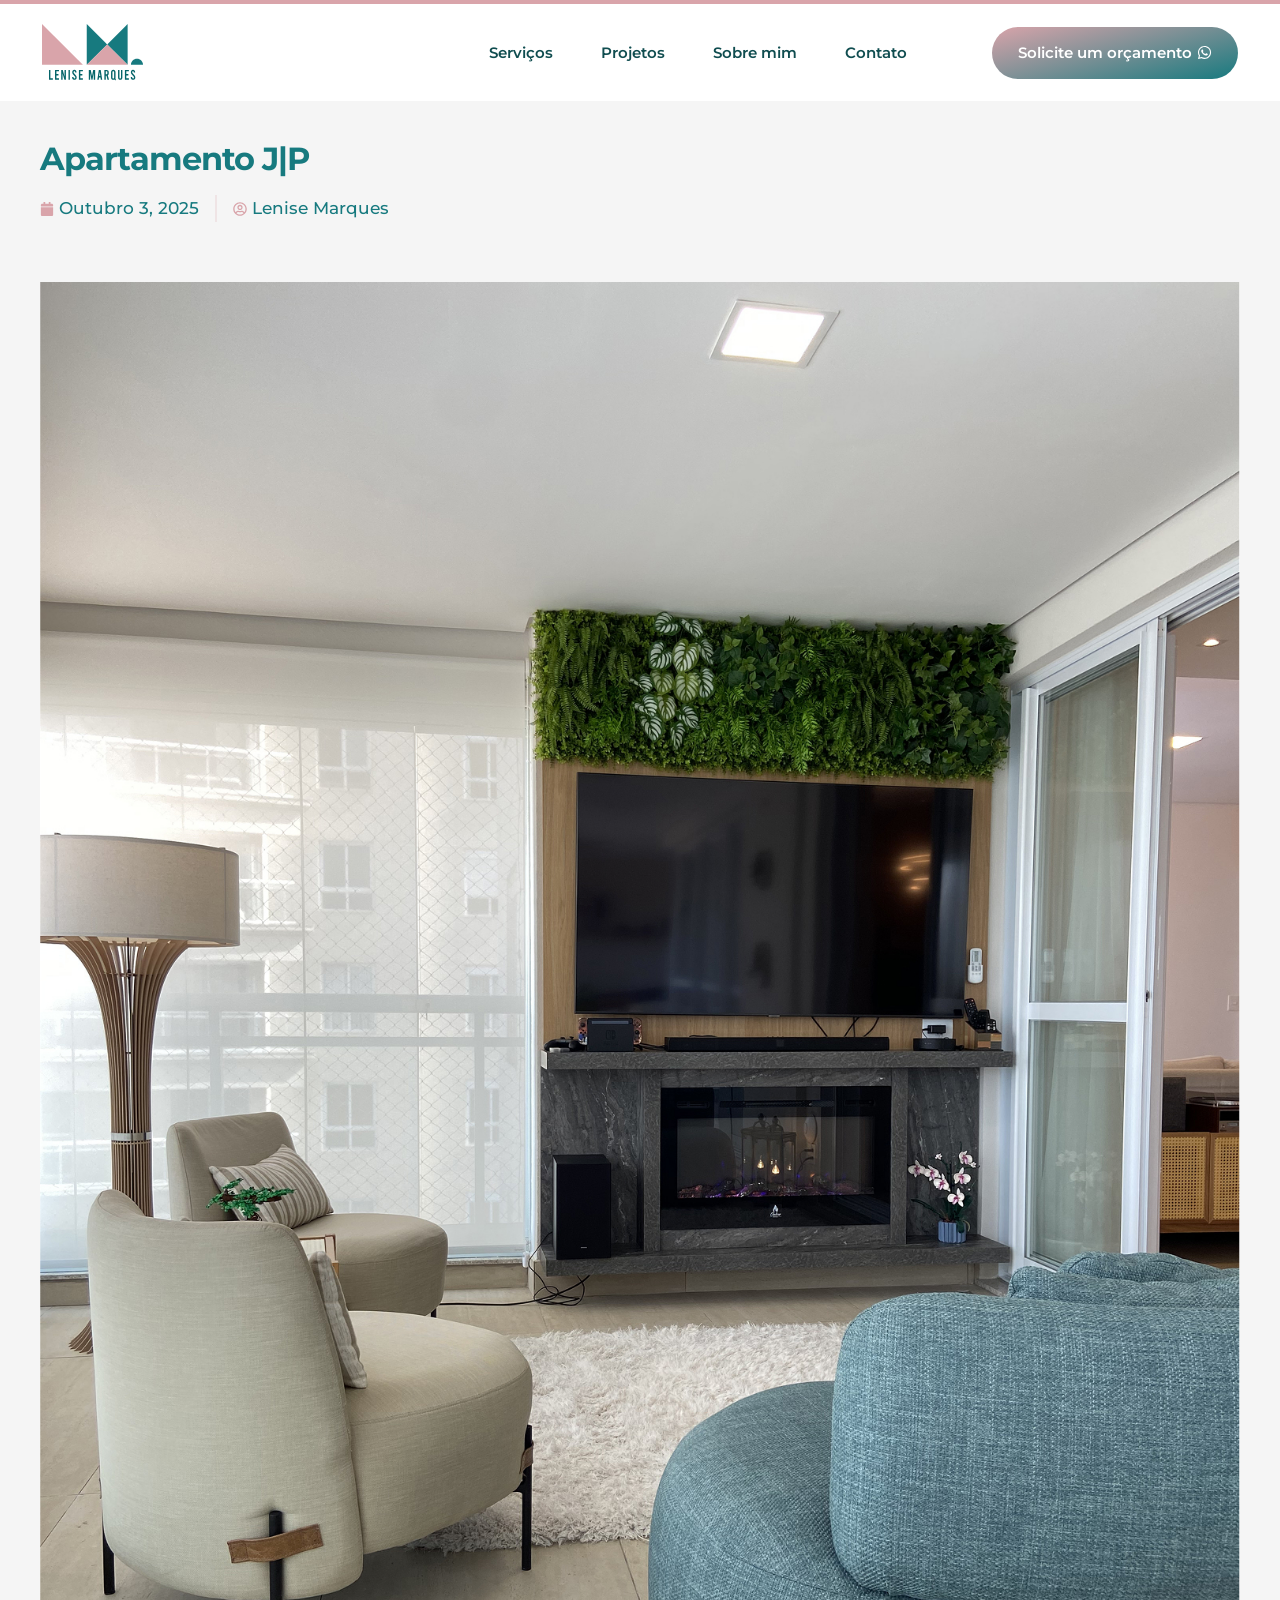
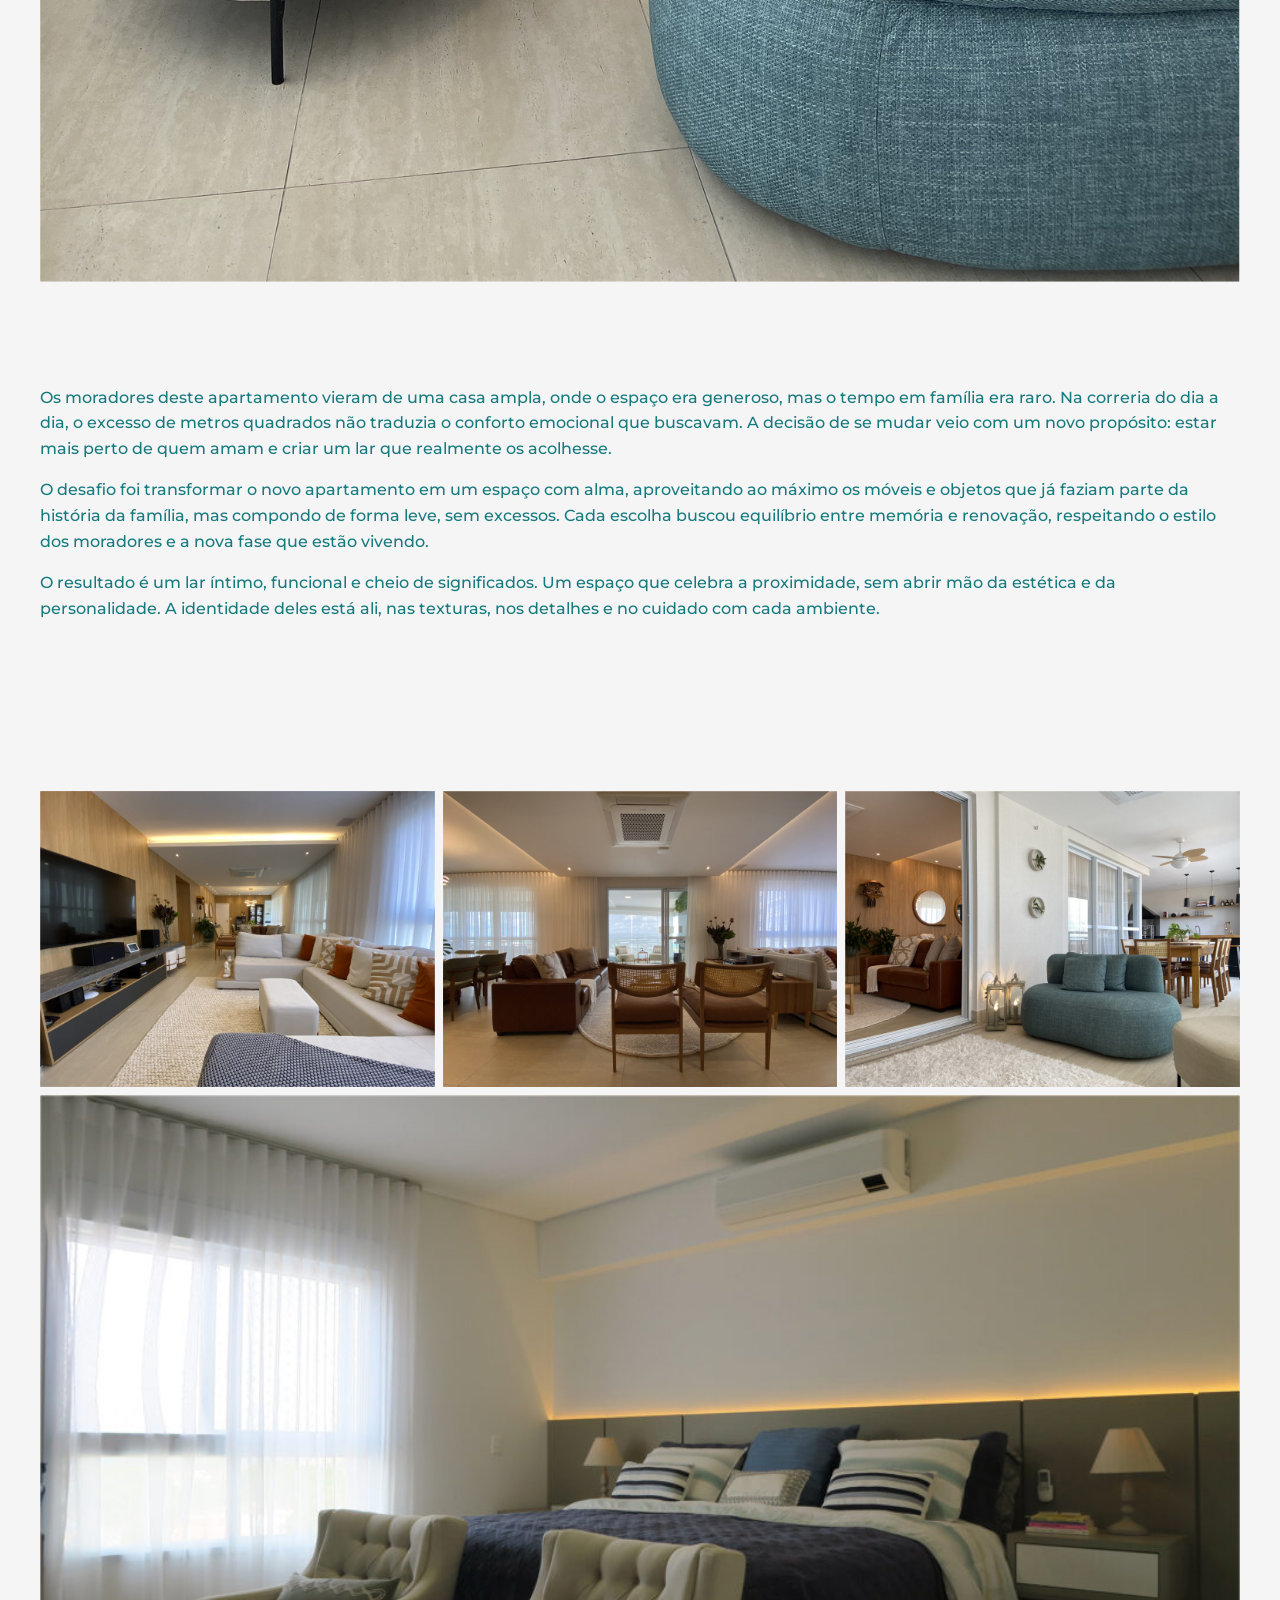
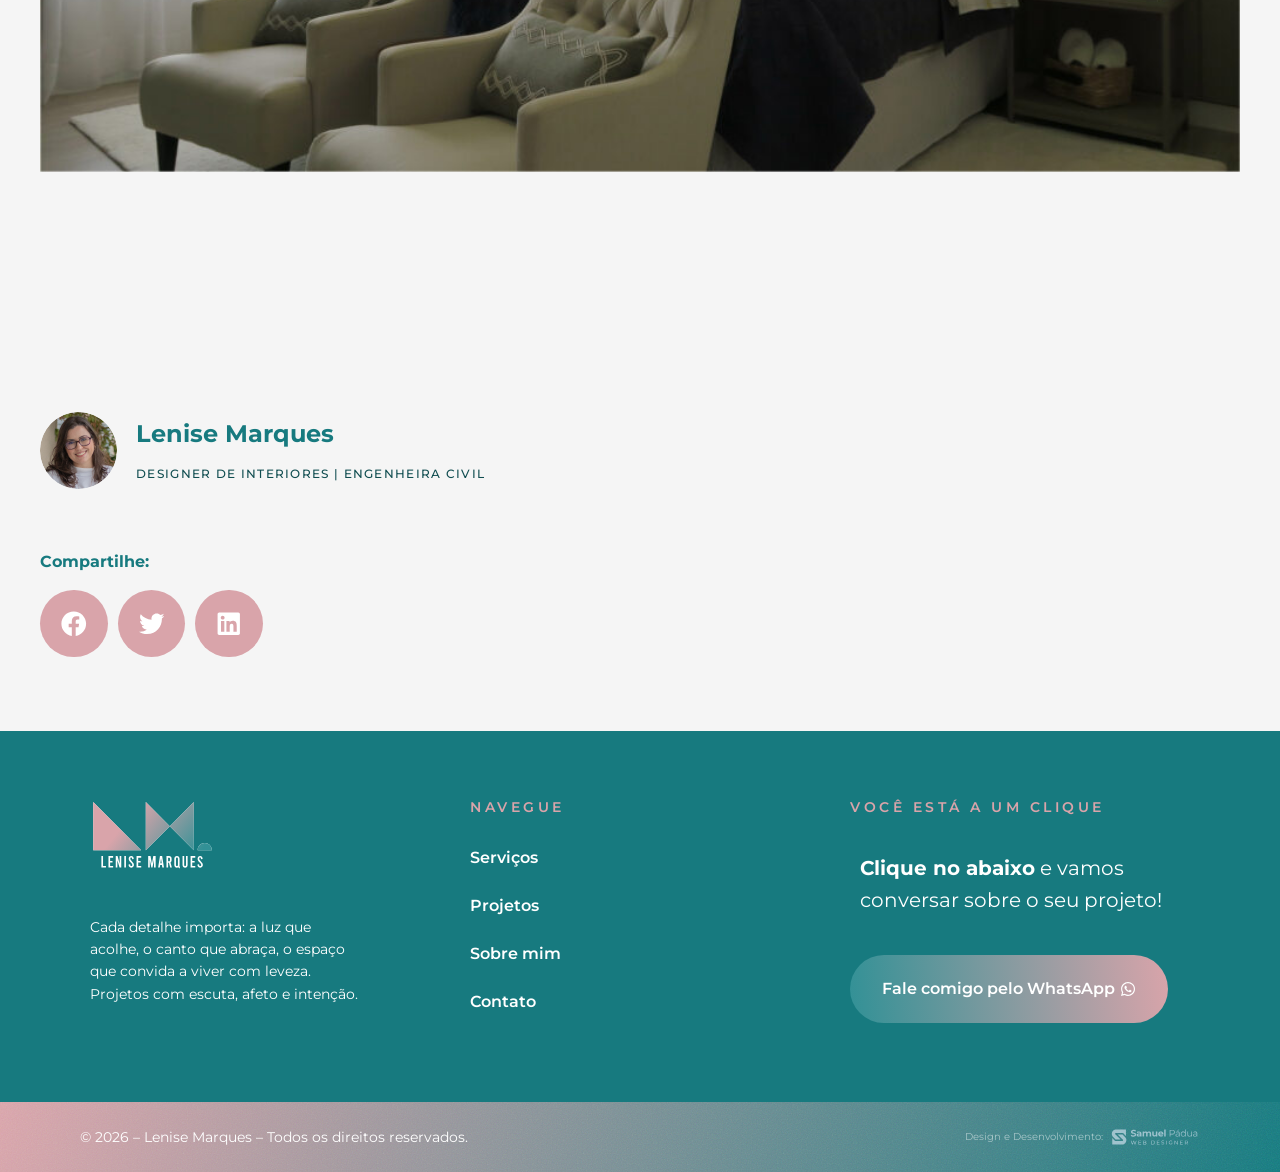
<file: apartamento-jp/index.html>
<!doctype html>
<html lang="pt-BR" class="no-js" itemtype="https://schema.org/Blog" itemscope>
<head>
	<meta charset="UTF-8">
	<meta name="viewport" content="width=device-width, initial-scale=1, minimum-scale=1">
	<!-- This site is optimized with the Yoast SEO plugin v27.2 - https://yoast.com/product/yoast-seo-wordpress/ -->
	<title>Apartamento J|P | Projeto de Interiores | Lenise Marques</title>
	<meta name="description" content="Menos metros quadrados e mais tempo junto: projeto de interiores para quem trocou uma casa ampla por um apartamento perto de quem ama.">
	<meta name="robots" content="index,follow,max-image-preview:large">
	<meta name="author" content="Lenise Marques">
	<meta name="theme-color" content="#177A7F">
	<link rel="canonical" href="https://lenisemarquesinteriores.com/apartamento-jp/">
	<meta property="og:locale" content="pt_BR">
	<meta property="og:type" content="article">
	<meta property="og:site_name" content="Lenise Marques Interiores">
	<meta property="og:url" content="https://lenisemarquesinteriores.com/apartamento-jp/">
	<meta property="og:title" content="Apartamento J|P | Projeto de Interiores | Lenise Marques">
	<meta property="og:description" content="Menos metros quadrados e mais tempo junto: projeto de interiores para quem trocou uma casa ampla por um apartamento perto de quem ama.">
	<meta property="og:image" content="https://lenisemarquesinteriores.com/assets/uploads/2025/10/CAPA-2.jpg">
	<meta property="og:image:type" content="image/jpeg">
	<meta property="og:image:width" content="1520">
	<meta property="og:image:height" content="2026">
	<meta property="og:image:alt" content="Apartamento J|P, projeto de interiores por Lenise Marques">
	<meta property="article:published_time" content="2025-10-03T04:21:37+00:00">
	<meta property="article:modified_time" content="2025-10-03T04:21:37+00:00">
	<meta name="twitter:card" content="summary_large_image">
	<meta name="twitter:title" content="Apartamento J|P | Projeto de Interiores | Lenise Marques">
	<meta name="twitter:description" content="Menos metros quadrados e mais tempo junto: projeto de interiores para quem trocou uma casa ampla por um apartamento perto de quem ama.">
	<meta name="twitter:image" content="https://lenisemarquesinteriores.com/assets/uploads/2025/10/CAPA-2.jpg">
	<meta name="twitter:image:alt" content="Apartamento J|P, projeto de interiores por Lenise Marques">
	<script type="application/ld+json">
	{
		"@context": "https://schema.org",
		"@graph": [
			{
				"@type": "Article",
				"@id": "https://lenisemarquesinteriores.com/apartamento-jp/#page",
				"url": "https://lenisemarquesinteriores.com/apartamento-jp/",
				"name": "Apartamento J|P | Projeto de Interiores | Lenise Marques",
				"headline": "Apartamento J|P | Projeto de Interiores | Lenise Marques",
				"description": "Menos metros quadrados e mais tempo junto: projeto de interiores para quem trocou uma casa ampla por um apartamento perto de quem ama.",
				"inLanguage": "pt-BR",
				"image": "https://lenisemarquesinteriores.com/assets/uploads/2025/10/CAPA-2.jpg",
				"isPartOf": {
					"@id": "https://lenisemarquesinteriores.com/#website"
				},
				"datePublished": "2025-10-03T04:21:37+00:00",
				"dateModified": "2025-10-03T04:21:37+00:00",
				"author": {
					"@id": "https://lenisemarquesinteriores.com/#lenise-marques"
				},
				"publisher": {
					"@id": "https://lenisemarquesinteriores.com/#business"
				}
			}
		]
	}
	</script>
	<meta name="robots" content="index,follow,max-image-preview:large">
	<meta name="theme-color" content="#177A7F">
	<meta name="robots" content="index,follow,max-image-preview:large">
	<meta name="theme-color" content="#177A7F">
	<!-- / Yoast SEO plugin. -->

<style id="wp-img-auto-sizes-contain-inline-css">
img:is([sizes=auto i],[sizes^="auto," i]){contain-intrinsic-size:3000px 1500px}
/*# sourceURL=wp-img-auto-sizes-contain-inline-css */
</style>
<link rel='stylesheet' id='hfe-widgets-style-css' href='../assets/plugins/header-footer-elementor/inc/widgets-css/frontend.css?ver=2.5.0' media='all' />
<link rel='stylesheet' id='wp-block-library-css' href='../assets/wp-includes/css/dist/block-library/style.min.css?ver=7.0.2' media='all' />
<style id="classic-theme-styles-inline-css">
/*! This file is auto-generated */
.wp-block-button__link{color:#fff;background-color:#32373c;border-radius:9999px;box-shadow:none;text-decoration:none;padding:calc(.667em + 2px) calc(1.333em + 2px);font-size:1.125em}.wp-block-file__button{background:#32373c;color:#fff;text-decoration:none}
/*# sourceURL=/wp-includes/css/classic-themes.min.css */
</style>
<style id="global-styles-inline-css">
:root{--wp--preset--aspect-ratio--square: 1;--wp--preset--aspect-ratio--4-3: 4/3;--wp--preset--aspect-ratio--3-4: 3/4;--wp--preset--aspect-ratio--3-2: 3/2;--wp--preset--aspect-ratio--2-3: 2/3;--wp--preset--aspect-ratio--16-9: 16/9;--wp--preset--aspect-ratio--9-16: 9/16;--wp--preset--color--black: #000000;--wp--preset--color--cyan-bluish-gray: #abb8c3;--wp--preset--color--white: #ffffff;--wp--preset--color--pale-pink: #f78da7;--wp--preset--color--vivid-red: #cf2e2e;--wp--preset--color--luminous-vivid-orange: #ff6900;--wp--preset--color--luminous-vivid-amber: #fcb900;--wp--preset--color--light-green-cyan: #7bdcb5;--wp--preset--color--vivid-green-cyan: #00d084;--wp--preset--color--pale-cyan-blue: #8ed1fc;--wp--preset--color--vivid-cyan-blue: #0693e3;--wp--preset--color--vivid-purple: #9b51e0;--wp--preset--color--theme-palette-1: var(--global-palette1);--wp--preset--color--theme-palette-2: var(--global-palette2);--wp--preset--color--theme-palette-3: var(--global-palette3);--wp--preset--color--theme-palette-4: var(--global-palette4);--wp--preset--color--theme-palette-5: var(--global-palette5);--wp--preset--color--theme-palette-6: var(--global-palette6);--wp--preset--color--theme-palette-7: var(--global-palette7);--wp--preset--color--theme-palette-8: var(--global-palette8);--wp--preset--color--theme-palette-9: var(--global-palette9);--wp--preset--gradient--vivid-cyan-blue-to-vivid-purple: linear-gradient(135deg,rgb(6,147,227) 0%,rgb(155,81,224) 100%);--wp--preset--gradient--light-green-cyan-to-vivid-green-cyan: linear-gradient(135deg,rgb(122,220,180) 0%,rgb(0,208,130) 100%);--wp--preset--gradient--luminous-vivid-amber-to-luminous-vivid-orange: linear-gradient(135deg,rgb(252,185,0) 0%,rgb(255,105,0) 100%);--wp--preset--gradient--luminous-vivid-orange-to-vivid-red: linear-gradient(135deg,rgb(255,105,0) 0%,rgb(207,46,46) 100%);--wp--preset--gradient--very-light-gray-to-cyan-bluish-gray: linear-gradient(135deg,rgb(238,238,238) 0%,rgb(169,184,195) 100%);--wp--preset--gradient--cool-to-warm-spectrum: linear-gradient(135deg,rgb(74,234,220) 0%,rgb(151,120,209) 20%,rgb(207,42,186) 40%,rgb(238,44,130) 60%,rgb(251,105,98) 80%,rgb(254,248,76) 100%);--wp--preset--gradient--blush-light-purple: linear-gradient(135deg,rgb(255,206,236) 0%,rgb(152,150,240) 100%);--wp--preset--gradient--blush-bordeaux: linear-gradient(135deg,rgb(254,205,165) 0%,rgb(254,45,45) 50%,rgb(107,0,62) 100%);--wp--preset--gradient--luminous-dusk: linear-gradient(135deg,rgb(255,203,112) 0%,rgb(199,81,192) 50%,rgb(65,88,208) 100%);--wp--preset--gradient--pale-ocean: linear-gradient(135deg,rgb(255,245,203) 0%,rgb(182,227,212) 50%,rgb(51,167,181) 100%);--wp--preset--gradient--electric-grass: linear-gradient(135deg,rgb(202,248,128) 0%,rgb(113,206,126) 100%);--wp--preset--gradient--midnight: linear-gradient(135deg,rgb(2,3,129) 0%,rgb(40,116,252) 100%);--wp--preset--font-size--small: var(--global-font-size-small);--wp--preset--font-size--medium: var(--global-font-size-medium);--wp--preset--font-size--large: var(--global-font-size-large);--wp--preset--font-size--x-large: 42px;--wp--preset--font-size--larger: var(--global-font-size-larger);--wp--preset--font-size--xxlarge: var(--global-font-size-xxlarge);--wp--preset--spacing--20: 0.44rem;--wp--preset--spacing--30: 0.67rem;--wp--preset--spacing--40: 1rem;--wp--preset--spacing--50: 1.5rem;--wp--preset--spacing--60: 2.25rem;--wp--preset--spacing--70: 3.38rem;--wp--preset--spacing--80: 5.06rem;--wp--preset--shadow--natural: 6px 6px 9px rgba(0, 0, 0, 0.2);--wp--preset--shadow--deep: 12px 12px 50px rgba(0, 0, 0, 0.4);--wp--preset--shadow--sharp: 6px 6px 0px rgba(0, 0, 0, 0.2);--wp--preset--shadow--outlined: 6px 6px 0px -3px rgb(255, 255, 255), 6px 6px rgb(0, 0, 0);--wp--preset--shadow--crisp: 6px 6px 0px rgb(0, 0, 0);}:root { --wp--style--global--content-size: var(--global-calc-content-width);--wp--style--global--wide-size: var(--global-calc-wide-content-width); }:where(body) { margin: 0; }:where(.is-layout-flex){gap: 0.5em;}:where(.is-layout-grid){gap: 0.5em;}body .is-layout-flex{display: flex;}.is-layout-flex{flex-wrap: wrap;align-items: center;}.is-layout-flex > :is(*, div){margin: 0;}body .is-layout-grid{display: grid;}.is-layout-grid > :is(*, div){margin: 0;}body{padding-top: 0px;padding-right: 0px;padding-bottom: 0px;padding-left: 0px;}:root :where(.wp-element-button, .wp-block-button__link){font-style: inherit;font-weight: inherit;letter-spacing: inherit;text-transform: inherit;}.has-black-color{color: var(--wp--preset--color--black) !important;}.has-cyan-bluish-gray-color{color: var(--wp--preset--color--cyan-bluish-gray) !important;}.has-white-color{color: var(--wp--preset--color--white) !important;}.has-pale-pink-color{color: var(--wp--preset--color--pale-pink) !important;}.has-vivid-red-color{color: var(--wp--preset--color--vivid-red) !important;}.has-luminous-vivid-orange-color{color: var(--wp--preset--color--luminous-vivid-orange) !important;}.has-luminous-vivid-amber-color{color: var(--wp--preset--color--luminous-vivid-amber) !important;}.has-light-green-cyan-color{color: var(--wp--preset--color--light-green-cyan) !important;}.has-vivid-green-cyan-color{color: var(--wp--preset--color--vivid-green-cyan) !important;}.has-pale-cyan-blue-color{color: var(--wp--preset--color--pale-cyan-blue) !important;}.has-vivid-cyan-blue-color{color: var(--wp--preset--color--vivid-cyan-blue) !important;}.has-vivid-purple-color{color: var(--wp--preset--color--vivid-purple) !important;}.has-theme-palette-1-color{color: var(--wp--preset--color--theme-palette-1) !important;}.has-theme-palette-2-color{color: var(--wp--preset--color--theme-palette-2) !important;}.has-theme-palette-3-color{color: var(--wp--preset--color--theme-palette-3) !important;}.has-theme-palette-4-color{color: var(--wp--preset--color--theme-palette-4) !important;}.has-theme-palette-5-color{color: var(--wp--preset--color--theme-palette-5) !important;}.has-theme-palette-6-color{color: var(--wp--preset--color--theme-palette-6) !important;}.has-theme-palette-7-color{color: var(--wp--preset--color--theme-palette-7) !important;}.has-theme-palette-8-color{color: var(--wp--preset--color--theme-palette-8) !important;}.has-theme-palette-9-color{color: var(--wp--preset--color--theme-palette-9) !important;}.has-black-background-color{background-color: var(--wp--preset--color--black) !important;}.has-cyan-bluish-gray-background-color{background-color: var(--wp--preset--color--cyan-bluish-gray) !important;}.has-white-background-color{background-color: var(--wp--preset--color--white) !important;}.has-pale-pink-background-color{background-color: var(--wp--preset--color--pale-pink) !important;}.has-vivid-red-background-color{background-color: var(--wp--preset--color--vivid-red) !important;}.has-luminous-vivid-orange-background-color{background-color: var(--wp--preset--color--luminous-vivid-orange) !important;}.has-luminous-vivid-amber-background-color{background-color: var(--wp--preset--color--luminous-vivid-amber) !important;}.has-light-green-cyan-background-color{background-color: var(--wp--preset--color--light-green-cyan) !important;}.has-vivid-green-cyan-background-color{background-color: var(--wp--preset--color--vivid-green-cyan) !important;}.has-pale-cyan-blue-background-color{background-color: var(--wp--preset--color--pale-cyan-blue) !important;}.has-vivid-cyan-blue-background-color{background-color: var(--wp--preset--color--vivid-cyan-blue) !important;}.has-vivid-purple-background-color{background-color: var(--wp--preset--color--vivid-purple) !important;}.has-theme-palette-1-background-color{background-color: var(--wp--preset--color--theme-palette-1) !important;}.has-theme-palette-2-background-color{background-color: var(--wp--preset--color--theme-palette-2) !important;}.has-theme-palette-3-background-color{background-color: var(--wp--preset--color--theme-palette-3) !important;}.has-theme-palette-4-background-color{background-color: var(--wp--preset--color--theme-palette-4) !important;}.has-theme-palette-5-background-color{background-color: var(--wp--preset--color--theme-palette-5) !important;}.has-theme-palette-6-background-color{background-color: var(--wp--preset--color--theme-palette-6) !important;}.has-theme-palette-7-background-color{background-color: var(--wp--preset--color--theme-palette-7) !important;}.has-theme-palette-8-background-color{background-color: var(--wp--preset--color--theme-palette-8) !important;}.has-theme-palette-9-background-color{background-color: var(--wp--preset--color--theme-palette-9) !important;}.has-black-border-color{border-color: var(--wp--preset--color--black) !important;}.has-cyan-bluish-gray-border-color{border-color: var(--wp--preset--color--cyan-bluish-gray) !important;}.has-white-border-color{border-color: var(--wp--preset--color--white) !important;}.has-pale-pink-border-color{border-color: var(--wp--preset--color--pale-pink) !important;}.has-vivid-red-border-color{border-color: var(--wp--preset--color--vivid-red) !important;}.has-luminous-vivid-orange-border-color{border-color: var(--wp--preset--color--luminous-vivid-orange) !important;}.has-luminous-vivid-amber-border-color{border-color: var(--wp--preset--color--luminous-vivid-amber) !important;}.has-light-green-cyan-border-color{border-color: var(--wp--preset--color--light-green-cyan) !important;}.has-vivid-green-cyan-border-color{border-color: var(--wp--preset--color--vivid-green-cyan) !important;}.has-pale-cyan-blue-border-color{border-color: var(--wp--preset--color--pale-cyan-blue) !important;}.has-vivid-cyan-blue-border-color{border-color: var(--wp--preset--color--vivid-cyan-blue) !important;}.has-vivid-purple-border-color{border-color: var(--wp--preset--color--vivid-purple) !important;}.has-theme-palette-1-border-color{border-color: var(--wp--preset--color--theme-palette-1) !important;}.has-theme-palette-2-border-color{border-color: var(--wp--preset--color--theme-palette-2) !important;}.has-theme-palette-3-border-color{border-color: var(--wp--preset--color--theme-palette-3) !important;}.has-theme-palette-4-border-color{border-color: var(--wp--preset--color--theme-palette-4) !important;}.has-theme-palette-5-border-color{border-color: var(--wp--preset--color--theme-palette-5) !important;}.has-theme-palette-6-border-color{border-color: var(--wp--preset--color--theme-palette-6) !important;}.has-theme-palette-7-border-color{border-color: var(--wp--preset--color--theme-palette-7) !important;}.has-theme-palette-8-border-color{border-color: var(--wp--preset--color--theme-palette-8) !important;}.has-theme-palette-9-border-color{border-color: var(--wp--preset--color--theme-palette-9) !important;}.has-vivid-cyan-blue-to-vivid-purple-gradient-background{background: var(--wp--preset--gradient--vivid-cyan-blue-to-vivid-purple) !important;}.has-light-green-cyan-to-vivid-green-cyan-gradient-background{background: var(--wp--preset--gradient--light-green-cyan-to-vivid-green-cyan) !important;}.has-luminous-vivid-amber-to-luminous-vivid-orange-gradient-background{background: var(--wp--preset--gradient--luminous-vivid-amber-to-luminous-vivid-orange) !important;}.has-luminous-vivid-orange-to-vivid-red-gradient-background{background: var(--wp--preset--gradient--luminous-vivid-orange-to-vivid-red) !important;}.has-very-light-gray-to-cyan-bluish-gray-gradient-background{background: var(--wp--preset--gradient--very-light-gray-to-cyan-bluish-gray) !important;}.has-cool-to-warm-spectrum-gradient-background{background: var(--wp--preset--gradient--cool-to-warm-spectrum) !important;}.has-blush-light-purple-gradient-background{background: var(--wp--preset--gradient--blush-light-purple) !important;}.has-blush-bordeaux-gradient-background{background: var(--wp--preset--gradient--blush-bordeaux) !important;}.has-luminous-dusk-gradient-background{background: var(--wp--preset--gradient--luminous-dusk) !important;}.has-pale-ocean-gradient-background{background: var(--wp--preset--gradient--pale-ocean) !important;}.has-electric-grass-gradient-background{background: var(--wp--preset--gradient--electric-grass) !important;}.has-midnight-gradient-background{background: var(--wp--preset--gradient--midnight) !important;}.has-small-font-size{font-size: var(--wp--preset--font-size--small) !important;}.has-medium-font-size{font-size: var(--wp--preset--font-size--medium) !important;}.has-large-font-size{font-size: var(--wp--preset--font-size--large) !important;}.has-x-large-font-size{font-size: var(--wp--preset--font-size--x-large) !important;}.has-larger-font-size{font-size: var(--wp--preset--font-size--larger) !important;}.has-xxlarge-font-size{font-size: var(--wp--preset--font-size--xxlarge) !important;}
:root :where(.wp-block-icon svg){width: 24px;}
:where(.wp-block-post-template.is-layout-flex){gap: 1.25em;}:where(.wp-block-post-template.is-layout-grid){gap: 1.25em;}
:where(.wp-block-term-template.is-layout-flex){gap: 1.25em;}:where(.wp-block-term-template.is-layout-grid){gap: 1.25em;}
:where(.wp-block-columns.is-layout-flex){gap: 2em;}:where(.wp-block-columns.is-layout-grid){gap: 2em;}
:root :where(.wp-block-pullquote){font-size: 1.5em;line-height: 1.6;}
/*# sourceURL=global-styles-inline-css */
</style>
<link rel='stylesheet' id='hfe-style-css' href='../assets/plugins/header-footer-elementor/assets/css/header-footer-elementor.css?ver=2.5.0' media='all' />
<link rel='stylesheet' id='elementor-frontend-css' href='../assets/plugins/elementor/assets/css/frontend.min.css?ver=3.33.4' media='all' />
<style id="elementor-frontend-inline-css">
.elementor-kit-43{--e-global-color-primary:#D9A4AA;--e-global-color-secondary:#177A7F;--e-global-color-text:#104D50;--e-global-color-accent:#D9A4AA;--e-global-color-kadence1:#2B6CB0;--e-global-color-kadence2:#215387;--e-global-color-kadence3:#1A202C;--e-global-color-kadence4:#2D3748;--e-global-color-kadence5:#4A5568;--e-global-color-kadence6:#718096;--e-global-color-kadence7:#EDF2F7;--e-global-color-kadence8:#F7FAFC;--e-global-color-kadence9:#ffffff;--e-global-typography-primary-font-family:"Roboto";--e-global-typography-primary-font-weight:600;--e-global-typography-secondary-font-family:"Roboto Slab";--e-global-typography-secondary-font-weight:400;--e-global-typography-text-font-family:"Roboto";--e-global-typography-text-font-weight:400;--e-global-typography-accent-font-family:"Roboto";--e-global-typography-accent-font-weight:500;background-color:#FFFFFF;}.elementor-kit-43.el-is-editing{--global-palette1:#2B6CB0;--global-palette2:#215387;--global-palette3:#1A202C;--global-palette4:#2D3748;--global-palette5:#4A5568;--global-palette6:#718096;--global-palette7:#EDF2F7;--global-palette8:#F7FAFC;--global-palette9:#ffffff;}.elementor-kit-43 e-page-transition{background-color:#FFBC7D;}.elementor-section.elementor-section-boxed > .elementor-container{max-width:1140px;}.e-con{--container-max-width:1140px;}.elementor-widget:not(:last-child){margin-block-end:20px;}.elementor-element{--widgets-spacing:20px 20px;--widgets-spacing-row:20px;--widgets-spacing-column:20px;}{}h1.entry-title{display:var(--page-title-display);}@media(max-width:1024px){.elementor-section.elementor-section-boxed > .elementor-container{max-width:1024px;}.e-con{--container-max-width:1024px;}}@media(max-width:767px){.elementor-section.elementor-section-boxed > .elementor-container{max-width:767px;}.e-con{--container-max-width:767px;}}
.elementor-576 .elementor-element.elementor-element-b2c8a2a{--display:flex;--min-height:32px;--flex-direction:column;--container-widget-width:100%;--container-widget-height:initial;--container-widget-flex-grow:0;--container-widget-align-self:initial;--flex-wrap-mobile:wrap;--justify-content:center;border-style:solid;--border-style:solid;border-width:4px 0px 0px 0px;--border-top-width:4px;--border-right-width:0px;--border-bottom-width:0px;--border-left-width:0px;border-color:#D9A4AA;--border-color:#D9A4AA;--border-radius:0px 0px 0px 0px;}.elementor-576 .elementor-element.elementor-element-c975842{--display:grid;--min-height:0px;--e-con-grid-template-columns:repeat(3, 1fr);--e-con-grid-template-rows:repeat(1, 1fr);--gap:0px 0px;--row-gap:0px;--column-gap:0px;--grid-auto-flow:row;--align-items:center;}.elementor-widget-site-logo .hfe-site-logo-container .hfe-site-logo-img{border-color:var( --e-global-color-primary );}.elementor-widget-site-logo .widget-image-caption{color:var( --e-global-color-text );font-family:var( --e-global-typography-text-font-family ), Sans-serif;font-weight:var( --e-global-typography-text-font-weight );}.elementor-576 .elementor-element.elementor-element-d58c8b5 .hfe-site-logo-container, .elementor-576 .elementor-element.elementor-element-d58c8b5 .hfe-caption-width figcaption{text-align:center;}.elementor-576 .elementor-element.elementor-element-d58c8b5 .widget-image-caption{margin-top:0px;margin-bottom:0px;}.elementor-576 .elementor-element.elementor-element-d58c8b5{width:var( --container-widget-width, 35% );max-width:35%;--container-widget-width:35%;--container-widget-flex-grow:0;}.elementor-576 .elementor-element.elementor-element-d58c8b5 .hfe-site-logo-container .hfe-site-logo-img{border-style:none;}.elementor-widget-navigation-menu .menu-item a.hfe-menu-item.elementor-button{background-color:var( --e-global-color-accent );font-family:var( --e-global-typography-accent-font-family ), Sans-serif;font-weight:var( --e-global-typography-accent-font-weight );}.elementor-widget-navigation-menu .menu-item a.hfe-menu-item.elementor-button:hover{background-color:var( --e-global-color-accent );}.elementor-widget-navigation-menu a.hfe-menu-item, .elementor-widget-navigation-menu a.hfe-sub-menu-item{font-family:var( --e-global-typography-primary-font-family ), Sans-serif;font-weight:var( --e-global-typography-primary-font-weight );}.elementor-widget-navigation-menu .menu-item a.hfe-menu-item, .elementor-widget-navigation-menu .sub-menu a.hfe-sub-menu-item{color:var( --e-global-color-text );}.elementor-widget-navigation-menu .menu-item a.hfe-menu-item:hover,
								.elementor-widget-navigation-menu .sub-menu a.hfe-sub-menu-item:hover,
								.elementor-widget-navigation-menu .menu-item.current-menu-item a.hfe-menu-item,
								.elementor-widget-navigation-menu .menu-item a.hfe-menu-item.highlighted,
								.elementor-widget-navigation-menu .menu-item a.hfe-menu-item:focus{color:var( --e-global-color-accent );}.elementor-widget-navigation-menu .hfe-nav-menu-layout:not(.hfe-pointer__framed) .menu-item.parent a.hfe-menu-item:before,
								.elementor-widget-navigation-menu .hfe-nav-menu-layout:not(.hfe-pointer__framed) .menu-item.parent a.hfe-menu-item:after{background-color:var( --e-global-color-accent );}.elementor-widget-navigation-menu .hfe-nav-menu-layout:not(.hfe-pointer__framed) .menu-item.parent .sub-menu .hfe-has-submenu-container a:after{background-color:var( --e-global-color-accent );}.elementor-widget-navigation-menu .hfe-pointer__framed .menu-item.parent a.hfe-menu-item:before,
								.elementor-widget-navigation-menu .hfe-pointer__framed .menu-item.parent a.hfe-menu-item:after{border-color:var( --e-global-color-accent );}
							.elementor-widget-navigation-menu .sub-menu li a.hfe-sub-menu-item,
							.elementor-widget-navigation-menu nav.hfe-dropdown li a.hfe-sub-menu-item,
							.elementor-widget-navigation-menu nav.hfe-dropdown li a.hfe-menu-item,
							.elementor-widget-navigation-menu nav.hfe-dropdown-expandible li a.hfe-menu-item,
							.elementor-widget-navigation-menu nav.hfe-dropdown-expandible li a.hfe-sub-menu-item{font-family:var( --e-global-typography-accent-font-family ), Sans-serif;font-weight:var( --e-global-typography-accent-font-weight );}.elementor-576 .elementor-element.elementor-element-7b0d48c .menu-item a.hfe-menu-item{padding-left:8px;padding-right:8px;}.elementor-576 .elementor-element.elementor-element-7b0d48c .menu-item a.hfe-sub-menu-item{padding-left:calc( 8px + 20px );padding-right:8px;}.elementor-576 .elementor-element.elementor-element-7b0d48c .hfe-nav-menu__layout-vertical .menu-item ul ul a.hfe-sub-menu-item{padding-left:calc( 8px + 40px );padding-right:8px;}.elementor-576 .elementor-element.elementor-element-7b0d48c .hfe-nav-menu__layout-vertical .menu-item ul ul ul a.hfe-sub-menu-item{padding-left:calc( 8px + 60px );padding-right:8px;}.elementor-576 .elementor-element.elementor-element-7b0d48c .hfe-nav-menu__layout-vertical .menu-item ul ul ul ul a.hfe-sub-menu-item{padding-left:calc( 8px + 80px );padding-right:8px;}.elementor-576 .elementor-element.elementor-element-7b0d48c .menu-item a.hfe-menu-item, .elementor-576 .elementor-element.elementor-element-7b0d48c .menu-item a.hfe-sub-menu-item{padding-top:8px;padding-bottom:8px;}body:not(.rtl) .elementor-576 .elementor-element.elementor-element-7b0d48c .hfe-nav-menu__layout-horizontal .hfe-nav-menu > li.menu-item:not(:last-child){margin-right:5px;}body.rtl .elementor-576 .elementor-element.elementor-element-7b0d48c .hfe-nav-menu__layout-horizontal .hfe-nav-menu > li.menu-item:not(:last-child){margin-left:5px;}.elementor-576 .elementor-element.elementor-element-7b0d48c nav:not(.hfe-nav-menu__layout-horizontal) .hfe-nav-menu > li.menu-item:not(:last-child){margin-bottom:5px;}body:not(.rtl) .elementor-576 .elementor-element.elementor-element-7b0d48c .hfe-nav-menu__layout-horizontal .hfe-nav-menu > li.menu-item{margin-bottom:0px;}.elementor-576 .elementor-element.elementor-element-7b0d48c ul.sub-menu{width:220px;}.elementor-576 .elementor-element.elementor-element-7b0d48c .sub-menu a.hfe-sub-menu-item,
						 .elementor-576 .elementor-element.elementor-element-7b0d48c nav.hfe-dropdown li a.hfe-menu-item,
						 .elementor-576 .elementor-element.elementor-element-7b0d48c nav.hfe-dropdown li a.hfe-sub-menu-item,
						 .elementor-576 .elementor-element.elementor-element-7b0d48c nav.hfe-dropdown-expandible li a.hfe-menu-item,
						 .elementor-576 .elementor-element.elementor-element-7b0d48c nav.hfe-dropdown-expandible li a.hfe-sub-menu-item{padding-top:15px;padding-bottom:15px;}.elementor-576 .elementor-element.elementor-element-7b0d48c{width:var( --container-widget-width, 100% );max-width:100%;--container-widget-width:100%;--container-widget-flex-grow:0;}.elementor-576 .elementor-element.elementor-element-7b0d48c.elementor-element{--flex-grow:0;--flex-shrink:0;}.elementor-576 .elementor-element.elementor-element-7b0d48c > .elementor-widget-container{border-style:none;}.elementor-576 .elementor-element.elementor-element-7b0d48c .hfe-nav-menu__toggle{margin-left:auto;}.elementor-576 .elementor-element.elementor-element-7b0d48c a.hfe-menu-item, .elementor-576 .elementor-element.elementor-element-7b0d48c a.hfe-sub-menu-item{font-family:"Montserrat", Sans-serif;font-size:15px;font-weight:600;}.elementor-576 .elementor-element.elementor-element-7b0d48c .menu-item a.hfe-menu-item, .elementor-576 .elementor-element.elementor-element-7b0d48c .sub-menu a.hfe-sub-menu-item{color:#104D50;}.elementor-576 .elementor-element.elementor-element-7b0d48c .menu-item a.hfe-menu-item:hover,
								.elementor-576 .elementor-element.elementor-element-7b0d48c .sub-menu a.hfe-sub-menu-item:hover,
								.elementor-576 .elementor-element.elementor-element-7b0d48c .menu-item.current-menu-item a.hfe-menu-item,
								.elementor-576 .elementor-element.elementor-element-7b0d48c .menu-item a.hfe-menu-item.highlighted,
								.elementor-576 .elementor-element.elementor-element-7b0d48c .menu-item a.hfe-menu-item:focus{color:#D9A4AA;}.elementor-576 .elementor-element.elementor-element-7b0d48c .menu-item.current-menu-item a.hfe-menu-item,
								.elementor-576 .elementor-element.elementor-element-7b0d48c .menu-item.current-menu-ancestor a.hfe-menu-item{color:#C58F95;}.elementor-576 .elementor-element.elementor-element-7b0d48c .sub-menu,
								.elementor-576 .elementor-element.elementor-element-7b0d48c nav.hfe-dropdown,
								.elementor-576 .elementor-element.elementor-element-7b0d48c nav.hfe-dropdown-expandible,
								.elementor-576 .elementor-element.elementor-element-7b0d48c nav.hfe-dropdown .menu-item a.hfe-menu-item,
								.elementor-576 .elementor-element.elementor-element-7b0d48c nav.hfe-dropdown .menu-item a.hfe-sub-menu-item{background-color:#fff;}.elementor-576 .elementor-element.elementor-element-7b0d48c .sub-menu li.menu-item:not(:last-child),
						.elementor-576 .elementor-element.elementor-element-7b0d48c nav.hfe-dropdown li.menu-item:not(:last-child),
						.elementor-576 .elementor-element.elementor-element-7b0d48c nav.hfe-dropdown-expandible li.menu-item:not(:last-child){border-bottom-style:solid;border-bottom-color:#c4c4c4;border-bottom-width:1px;}.elementor-widget-button .elementor-button{background-color:var( --e-global-color-accent );font-family:var( --e-global-typography-accent-font-family ), Sans-serif;font-weight:var( --e-global-typography-accent-font-weight );}.elementor-576 .elementor-element.elementor-element-1135577 .elementor-button{background-color:transparent;font-family:"Montserrat", Sans-serif;font-size:15px;font-weight:600;line-height:20px;fill:#FFFFFF;color:#FFFFFF;background-image:linear-gradient(165deg, var( --e-global-color-primary ) 0%, var( --e-global-color-secondary ) 100%);border-style:solid;border-width:0px 0px 0px 0px;border-color:#177A7F40;border-radius:56px 56px 56px 56px;padding:16px 26px 16px 26px;}.elementor-576 .elementor-element.elementor-element-1135577 .elementor-button:hover, .elementor-576 .elementor-element.elementor-element-1135577 .elementor-button:focus{background-color:transparent;color:#FFFFFF;background-image:linear-gradient(318deg, var( --e-global-color-secondary ) 0%, var( --e-global-color-secondary ) 100%);border-color:#02010100;}.elementor-576 .elementor-element.elementor-element-1135577{width:auto;max-width:auto;}.elementor-576 .elementor-element.elementor-element-1135577 > .elementor-widget-container{margin:0px 0px 0px 0px;padding:0px 0px 0px 0px;}.elementor-576 .elementor-element.elementor-element-1135577 .elementor-button-content-wrapper{flex-direction:row-reverse;}.elementor-576 .elementor-element.elementor-element-1135577 .elementor-button:hover svg, .elementor-576 .elementor-element.elementor-element-1135577 .elementor-button:focus svg{fill:#FFFFFF;}.elementor-576 .elementor-element.elementor-element-a95ae78{--display:flex;--flex-direction:column;--container-widget-width:calc( ( 1 - var( --container-widget-flex-grow ) ) * 100% );--container-widget-height:initial;--container-widget-flex-grow:0;--container-widget-align-self:initial;--flex-wrap-mobile:wrap;--align-items:center;}.elementor-576 .elementor-element.elementor-element-a95ae78:not(.elementor-motion-effects-element-type-background), .elementor-576 .elementor-element.elementor-element-a95ae78 > .elementor-motion-effects-container > .elementor-motion-effects-layer{background-color:#F5F5F5;}.elementor-widget-theme-post-title .elementor-heading-title{font-family:var( --e-global-typography-primary-font-family ), Sans-serif;font-weight:var( --e-global-typography-primary-font-weight );color:var( --e-global-color-primary );}.elementor-576 .elementor-element.elementor-element-9f847d9 > .elementor-widget-container{margin:32px 0px 0px 0px;}.elementor-576 .elementor-element.elementor-element-9f847d9.elementor-element{--align-self:flex-start;}.elementor-576 .elementor-element.elementor-element-9f847d9{text-align:left;}.elementor-576 .elementor-element.elementor-element-9f847d9 .elementor-heading-title{font-family:"Montserrat", Sans-serif;font-weight:700;letter-spacing:-0.9px;color:var( --e-global-color-secondary );}.elementor-widget-post-info .elementor-icon-list-item:not(:last-child):after{border-color:var( --e-global-color-text );}.elementor-widget-post-info .elementor-icon-list-icon i{color:var( --e-global-color-primary );}.elementor-widget-post-info .elementor-icon-list-icon svg{fill:var( --e-global-color-primary );}.elementor-widget-post-info .elementor-icon-list-text, .elementor-widget-post-info .elementor-icon-list-text a{color:var( --e-global-color-secondary );}.elementor-widget-post-info .elementor-icon-list-item{font-family:var( --e-global-typography-text-font-family ), Sans-serif;font-weight:var( --e-global-typography-text-font-weight );}.elementor-576 .elementor-element.elementor-element-fc7b533 > .elementor-widget-container{margin:0px 0px 32px 0px;padding:0px 0px 0px 0px;}.elementor-576 .elementor-element.elementor-element-fc7b533.elementor-element{--align-self:flex-start;}.elementor-576 .elementor-element.elementor-element-fc7b533 .elementor-icon-list-items:not(.elementor-inline-items) .elementor-icon-list-item:not(:last-child){padding-bottom:calc(32px/2);}.elementor-576 .elementor-element.elementor-element-fc7b533 .elementor-icon-list-items:not(.elementor-inline-items) .elementor-icon-list-item:not(:first-child){margin-top:calc(32px/2);}.elementor-576 .elementor-element.elementor-element-fc7b533 .elementor-icon-list-items.elementor-inline-items .elementor-icon-list-item{margin-right:calc(32px/2);margin-left:calc(32px/2);}.elementor-576 .elementor-element.elementor-element-fc7b533 .elementor-icon-list-items.elementor-inline-items{margin-right:calc(-32px/2);margin-left:calc(-32px/2);}body.rtl .elementor-576 .elementor-element.elementor-element-fc7b533 .elementor-icon-list-items.elementor-inline-items .elementor-icon-list-item:after{left:calc(-32px/2);}body:not(.rtl) .elementor-576 .elementor-element.elementor-element-fc7b533 .elementor-icon-list-items.elementor-inline-items .elementor-icon-list-item:after{right:calc(-32px/2);}.elementor-576 .elementor-element.elementor-element-fc7b533 .elementor-icon-list-item:not(:last-child):after{content:"";border-color:#D9A4AA36;}.elementor-576 .elementor-element.elementor-element-fc7b533 .elementor-icon-list-items:not(.elementor-inline-items) .elementor-icon-list-item:not(:last-child):after{border-top-style:solid;border-top-width:2px;}.elementor-576 .elementor-element.elementor-element-fc7b533 .elementor-icon-list-items.elementor-inline-items .elementor-icon-list-item:not(:last-child):after{border-left-style:solid;}.elementor-576 .elementor-element.elementor-element-fc7b533 .elementor-inline-items .elementor-icon-list-item:not(:last-child):after{border-left-width:2px;}.elementor-576 .elementor-element.elementor-element-fc7b533 .elementor-icon-list-icon{width:14px;}.elementor-576 .elementor-element.elementor-element-fc7b533 .elementor-icon-list-icon i{font-size:14px;}.elementor-576 .elementor-element.elementor-element-fc7b533 .elementor-icon-list-icon svg{--e-icon-list-icon-size:14px;}.elementor-576 .elementor-element.elementor-element-fc7b533 .elementor-icon-list-item{font-family:"Montserrat", Sans-serif;font-weight:500;text-transform:capitalize;}.elementor-widget-theme-post-content{color:var( --e-global-color-text );font-family:var( --e-global-typography-text-font-family ), Sans-serif;font-weight:var( --e-global-typography-text-font-weight );}.elementor-576 .elementor-element.elementor-element-9ac5cdb > .elementor-widget-container{margin:0px 0px 64px 0px;padding:0px 0px 32px 0px;}.elementor-576 .elementor-element.elementor-element-9ac5cdb.elementor-element{--align-self:center;--flex-grow:1;--flex-shrink:0;}.elementor-576 .elementor-element.elementor-element-9ac5cdb{text-align:left;color:var( --e-global-color-secondary );font-family:"Montserrat", Sans-serif;font-size:16px;font-weight:500;}.elementor-widget-author-box .elementor-author-box__name{color:var( --e-global-color-secondary );font-family:var( --e-global-typography-primary-font-family ), Sans-serif;font-weight:var( --e-global-typography-primary-font-weight );}.elementor-widget-author-box .elementor-author-box__bio{color:var( --e-global-color-text );font-family:var( --e-global-typography-text-font-family ), Sans-serif;font-weight:var( --e-global-typography-text-font-weight );}.elementor-widget-author-box .elementor-author-box__button{color:var( --e-global-color-secondary );border-color:var( --e-global-color-secondary );font-family:var( --e-global-typography-accent-font-family ), Sans-serif;font-weight:var( --e-global-typography-accent-font-weight );}.elementor-widget-author-box .elementor-author-box__button:hover{border-color:var( --e-global-color-secondary );color:var( --e-global-color-secondary );}.elementor-576 .elementor-element.elementor-element-c6cf081 > .elementor-widget-container{margin:0px 0px 45px 0px;padding:0px 0px 0px 0px;}.elementor-576 .elementor-element.elementor-element-c6cf081.elementor-element{--align-self:flex-start;}.elementor-576 .elementor-element.elementor-element-c6cf081 .elementor-author-box__avatar img{width:77px;height:77px;}body.rtl .elementor-576 .elementor-element.elementor-element-c6cf081.elementor-author-box--layout-image-left .elementor-author-box__avatar,
					 body:not(.rtl) .elementor-576 .elementor-element.elementor-element-c6cf081:not(.elementor-author-box--layout-image-above) .elementor-author-box__avatar{margin-right:19px;margin-left:0;}body:not(.rtl) .elementor-576 .elementor-element.elementor-element-c6cf081.elementor-author-box--layout-image-right .elementor-author-box__avatar,
					 body.rtl .elementor-576 .elementor-element.elementor-element-c6cf081:not(.elementor-author-box--layout-image-above) .elementor-author-box__avatar{margin-left:19px;margin-right:0;}.elementor-576 .elementor-element.elementor-element-c6cf081.elementor-author-box--layout-image-above .elementor-author-box__avatar{margin-bottom:19px;}.elementor-576 .elementor-element.elementor-element-c6cf081 .elementor-author-box__name{font-family:"Montserrat", Sans-serif;font-size:24px;font-weight:700;margin-bottom:0px;}.elementor-576 .elementor-element.elementor-element-c6cf081 .elementor-author-box__bio{font-family:"Montserrat", Sans-serif;font-size:12px;font-weight:500;letter-spacing:1.3px;margin-bottom:0px;}.elementor-widget-heading .elementor-heading-title{font-family:var( --e-global-typography-primary-font-family ), Sans-serif;font-weight:var( --e-global-typography-primary-font-weight );color:var( --e-global-color-primary );}.elementor-576 .elementor-element.elementor-element-59f687d.elementor-element{--align-self:flex-start;}.elementor-576 .elementor-element.elementor-element-59f687d .elementor-heading-title{font-family:"Montserrat", Sans-serif;font-size:16px;font-weight:700;color:var( --e-global-color-secondary );}.elementor-576 .elementor-element.elementor-element-cb23324 > .elementor-widget-container{margin:0px 0px 64px 0px;}.elementor-576 .elementor-element.elementor-element-cb23324.elementor-element{--align-self:flex-start;}.elementor-576 .elementor-element.elementor-element-cb23324{--grid-side-margin:10px;--grid-column-gap:10px;--grid-row-gap:10px;--grid-bottom-margin:10px;--e-share-buttons-primary-color:var( --e-global-color-primary );--e-share-buttons-secondary-color:#FFFFFF;}.elementor-576 .elementor-element.elementor-element-cb23324 .elementor-share-btn{font-size:calc(1.5px * 10);}.elementor-576 .elementor-element.elementor-element-cb23324 .elementor-share-btn:hover{--e-share-buttons-primary-color:var( --e-global-color-secondary );}.elementor-576 .elementor-element.elementor-element-6b13838{--display:flex;--min-height:371px;--flex-direction:column;--container-widget-width:100%;--container-widget-height:initial;--container-widget-flex-grow:0;--container-widget-align-self:initial;--flex-wrap-mobile:wrap;--justify-content:center;}.elementor-576 .elementor-element.elementor-element-6b13838:not(.elementor-motion-effects-element-type-background), .elementor-576 .elementor-element.elementor-element-6b13838 > .elementor-motion-effects-container > .elementor-motion-effects-layer{background-color:var( --e-global-color-secondary );}.elementor-576 .elementor-element.elementor-element-92ad490{--display:grid;--e-con-grid-template-columns:repeat(3, 1fr);--e-con-grid-template-rows:repeat(1, 1fr);--grid-auto-flow:row;--align-items:start;--margin-top:32px;--margin-bottom:40px;--margin-left:0px;--margin-right:0px;}.elementor-576 .elementor-element.elementor-element-92ad490.e-con{--flex-grow:0;--flex-shrink:0;}.elementor-576 .elementor-element.elementor-element-0e295fe{--display:flex;}.elementor-widget-icon.elementor-view-stacked .elementor-icon{background-color:var( --e-global-color-primary );}.elementor-widget-icon.elementor-view-framed .elementor-icon, .elementor-widget-icon.elementor-view-default .elementor-icon{color:var( --e-global-color-primary );border-color:var( --e-global-color-primary );}.elementor-widget-icon.elementor-view-framed .elementor-icon, .elementor-widget-icon.elementor-view-default .elementor-icon svg{fill:var( --e-global-color-primary );}.elementor-576 .elementor-element.elementor-element-c44118b .elementor-icon-wrapper{text-align:left;}.elementor-576 .elementor-element.elementor-element-c44118b .elementor-icon{font-size:71px;}.elementor-576 .elementor-element.elementor-element-c44118b .elementor-icon svg{height:71px;}.elementor-576 .elementor-element.elementor-element-c44118b .elementor-icon-wrapper svg{width:auto;}.elementor-widget-text-editor{font-family:var( --e-global-typography-text-font-family ), Sans-serif;font-weight:var( --e-global-typography-text-font-weight );color:var( --e-global-color-text );}.elementor-widget-text-editor.elementor-drop-cap-view-stacked .elementor-drop-cap{background-color:var( --e-global-color-primary );}.elementor-widget-text-editor.elementor-drop-cap-view-framed .elementor-drop-cap, .elementor-widget-text-editor.elementor-drop-cap-view-default .elementor-drop-cap{color:var( --e-global-color-primary );border-color:var( --e-global-color-primary );}.elementor-576 .elementor-element.elementor-element-de8c3e2 > .elementor-widget-container{margin:0px 0px 0px 0px;}.elementor-576 .elementor-element.elementor-element-de8c3e2.elementor-element{--order:99999 /* order end hack */;}.elementor-576 .elementor-element.elementor-element-de8c3e2{text-align:left;font-family:"Montserrat", Sans-serif;font-size:14px;font-weight:400;color:#FFFFFF;}.elementor-576 .elementor-element.elementor-element-028c823{--display:flex;}.elementor-576 .elementor-element.elementor-element-062d31b{text-align:left;}.elementor-576 .elementor-element.elementor-element-062d31b .elementor-heading-title{font-family:"Montserrat", Sans-serif;font-size:14px;font-weight:600;letter-spacing:3.5px;}.elementor-576 .elementor-element.elementor-element-6e5128d .menu-item a.hfe-menu-item{padding-left:0px;padding-right:0px;}.elementor-576 .elementor-element.elementor-element-6e5128d .menu-item a.hfe-sub-menu-item{padding-left:calc( 0px + 20px );padding-right:0px;}.elementor-576 .elementor-element.elementor-element-6e5128d .hfe-nav-menu__layout-vertical .menu-item ul ul a.hfe-sub-menu-item{padding-left:calc( 0px + 40px );padding-right:0px;}.elementor-576 .elementor-element.elementor-element-6e5128d .hfe-nav-menu__layout-vertical .menu-item ul ul ul a.hfe-sub-menu-item{padding-left:calc( 0px + 60px );padding-right:0px;}.elementor-576 .elementor-element.elementor-element-6e5128d .hfe-nav-menu__layout-vertical .menu-item ul ul ul ul a.hfe-sub-menu-item{padding-left:calc( 0px + 80px );padding-right:0px;}.elementor-576 .elementor-element.elementor-element-6e5128d .menu-item a.hfe-menu-item, .elementor-576 .elementor-element.elementor-element-6e5128d .menu-item a.hfe-sub-menu-item{padding-top:16px;padding-bottom:16px;}.elementor-576 .elementor-element.elementor-element-6e5128d .sub-menu a.hfe-sub-menu-item,
						 .elementor-576 .elementor-element.elementor-element-6e5128d nav.hfe-dropdown li a.hfe-menu-item,
						 .elementor-576 .elementor-element.elementor-element-6e5128d nav.hfe-dropdown li a.hfe-sub-menu-item,
						 .elementor-576 .elementor-element.elementor-element-6e5128d nav.hfe-dropdown-expandible li a.hfe-menu-item,
						 .elementor-576 .elementor-element.elementor-element-6e5128d nav.hfe-dropdown-expandible li a.hfe-sub-menu-item{padding-top:15px;padding-bottom:15px;}.elementor-576 .elementor-element.elementor-element-6e5128d.elementor-element{--align-self:flex-start;}.elementor-576 .elementor-element.elementor-element-6e5128d a.hfe-menu-item, .elementor-576 .elementor-element.elementor-element-6e5128d a.hfe-sub-menu-item{font-family:"Montserrat", Sans-serif;font-size:16px;font-weight:600;}.elementor-576 .elementor-element.elementor-element-6e5128d .menu-item a.hfe-menu-item, .elementor-576 .elementor-element.elementor-element-6e5128d .sub-menu a.hfe-sub-menu-item{color:#FFFFFF;}.elementor-576 .elementor-element.elementor-element-6e5128d .sub-menu,
								.elementor-576 .elementor-element.elementor-element-6e5128d nav.hfe-dropdown,
								.elementor-576 .elementor-element.elementor-element-6e5128d nav.hfe-dropdown-expandible,
								.elementor-576 .elementor-element.elementor-element-6e5128d nav.hfe-dropdown .menu-item a.hfe-menu-item,
								.elementor-576 .elementor-element.elementor-element-6e5128d nav.hfe-dropdown .menu-item a.hfe-sub-menu-item{background-color:#fff;}.elementor-576 .elementor-element.elementor-element-6e5128d .sub-menu li.menu-item:not(:last-child),
						.elementor-576 .elementor-element.elementor-element-6e5128d nav.hfe-dropdown li.menu-item:not(:last-child),
						.elementor-576 .elementor-element.elementor-element-6e5128d nav.hfe-dropdown-expandible li.menu-item:not(:last-child){border-bottom-style:solid;border-bottom-color:#c4c4c4;border-bottom-width:1px;}.elementor-576 .elementor-element.elementor-element-96e5e3f .menu-item a.hfe-menu-item{padding-left:0px;padding-right:0px;}.elementor-576 .elementor-element.elementor-element-96e5e3f .menu-item a.hfe-sub-menu-item{padding-left:calc( 0px + 20px );padding-right:0px;}.elementor-576 .elementor-element.elementor-element-96e5e3f .hfe-nav-menu__layout-vertical .menu-item ul ul a.hfe-sub-menu-item{padding-left:calc( 0px + 40px );padding-right:0px;}.elementor-576 .elementor-element.elementor-element-96e5e3f .hfe-nav-menu__layout-vertical .menu-item ul ul ul a.hfe-sub-menu-item{padding-left:calc( 0px + 60px );padding-right:0px;}.elementor-576 .elementor-element.elementor-element-96e5e3f .hfe-nav-menu__layout-vertical .menu-item ul ul ul ul a.hfe-sub-menu-item{padding-left:calc( 0px + 80px );padding-right:0px;}.elementor-576 .elementor-element.elementor-element-96e5e3f .menu-item a.hfe-menu-item, .elementor-576 .elementor-element.elementor-element-96e5e3f .menu-item a.hfe-sub-menu-item{padding-top:16px;padding-bottom:16px;}.elementor-576 .elementor-element.elementor-element-96e5e3f .sub-menu a.hfe-sub-menu-item,
						 .elementor-576 .elementor-element.elementor-element-96e5e3f nav.hfe-dropdown li a.hfe-menu-item,
						 .elementor-576 .elementor-element.elementor-element-96e5e3f nav.hfe-dropdown li a.hfe-sub-menu-item,
						 .elementor-576 .elementor-element.elementor-element-96e5e3f nav.hfe-dropdown-expandible li a.hfe-menu-item,
						 .elementor-576 .elementor-element.elementor-element-96e5e3f nav.hfe-dropdown-expandible li a.hfe-sub-menu-item{padding-top:15px;padding-bottom:15px;}.elementor-576 .elementor-element.elementor-element-96e5e3f a.hfe-menu-item, .elementor-576 .elementor-element.elementor-element-96e5e3f a.hfe-sub-menu-item{font-family:"Montserrat", Sans-serif;font-size:16px;font-weight:600;}.elementor-576 .elementor-element.elementor-element-96e5e3f .menu-item a.hfe-menu-item, .elementor-576 .elementor-element.elementor-element-96e5e3f .sub-menu a.hfe-sub-menu-item{color:#FFFFFF;}.elementor-576 .elementor-element.elementor-element-96e5e3f .sub-menu,
								.elementor-576 .elementor-element.elementor-element-96e5e3f nav.hfe-dropdown,
								.elementor-576 .elementor-element.elementor-element-96e5e3f nav.hfe-dropdown-expandible,
								.elementor-576 .elementor-element.elementor-element-96e5e3f nav.hfe-dropdown .menu-item a.hfe-menu-item,
								.elementor-576 .elementor-element.elementor-element-96e5e3f nav.hfe-dropdown .menu-item a.hfe-sub-menu-item{background-color:#fff;}.elementor-576 .elementor-element.elementor-element-96e5e3f .sub-menu li.menu-item:not(:last-child),
						.elementor-576 .elementor-element.elementor-element-96e5e3f nav.hfe-dropdown li.menu-item:not(:last-child),
						.elementor-576 .elementor-element.elementor-element-96e5e3f nav.hfe-dropdown-expandible li.menu-item:not(:last-child){border-bottom-style:solid;border-bottom-color:#c4c4c4;border-bottom-width:1px;}.elementor-576 .elementor-element.elementor-element-5640c95{--display:flex;}.elementor-576 .elementor-element.elementor-element-82a15a8{text-align:left;}.elementor-576 .elementor-element.elementor-element-82a15a8 .elementor-heading-title{font-family:"Montserrat", Sans-serif;font-size:14px;font-weight:600;letter-spacing:3.5px;}.elementor-576 .elementor-element.elementor-element-ba6dded{--display:flex;--justify-content:flex-start;}.elementor-576 .elementor-element.elementor-element-7eb9908 > .elementor-widget-container{margin:-12px 0px -11px 0px;padding:0px 0px 0px 0px;}.elementor-576 .elementor-element.elementor-element-7eb9908.elementor-element{--order:99999 /* order end hack */;}.elementor-576 .elementor-element.elementor-element-7eb9908{text-align:left;font-family:"Montserrat", Sans-serif;font-size:20px;font-weight:400;color:#FFFFFF;}.elementor-576 .elementor-element.elementor-element-b3ba38e .elementor-button{background-color:transparent;font-family:"Montserrat", Sans-serif;font-size:16px;font-weight:600;line-height:20px;fill:#FFFFFF;color:#FFFFFF;background-image:linear-gradient(264deg, #D9A4AA 0%, #329196 100%);transition-duration:0s;border-style:solid;border-width:0px 0px 0px 0px;border-color:#DBDBDB;border-radius:56px 56px 56px 56px;padding:24px 32px 24px 32px;}.elementor-576 .elementor-element.elementor-element-b3ba38e .elementor-button:hover, .elementor-576 .elementor-element.elementor-element-b3ba38e .elementor-button:focus{background-color:transparent;background-image:linear-gradient(38deg, #D9A4AA 0%, #329196 100%);}.elementor-576 .elementor-element.elementor-element-b3ba38e .elementor-button-content-wrapper{flex-direction:row-reverse;}.elementor-576 .elementor-element.elementor-element-58eca2c{--display:flex;--min-height:0px;--flex-direction:row;--container-widget-width:calc( ( 1 - var( --container-widget-flex-grow ) ) * 100% );--container-widget-height:100%;--container-widget-flex-grow:1;--container-widget-align-self:stretch;--flex-wrap-mobile:wrap;--align-items:center;--gap:0px 0px;--row-gap:0px;--column-gap:0px;}.elementor-576 .elementor-element.elementor-element-58eca2c:not(.elementor-motion-effects-element-type-background), .elementor-576 .elementor-element.elementor-element-58eca2c > .elementor-motion-effects-container > .elementor-motion-effects-layer{background-color:transparent;background-image:linear-gradient(109deg, var( --e-global-color-primary ) 0%, var( --e-global-color-secondary ) 100%);}.elementor-576 .elementor-element.elementor-element-9ce909b{--display:flex;--min-height:0px;--flex-direction:column;--container-widget-width:100%;--container-widget-height:initial;--container-widget-flex-grow:0;--container-widget-align-self:initial;--flex-wrap-mobile:wrap;--margin-top:0px;--margin-bottom:0px;--margin-left:0px;--margin-right:0px;--padding-top:0px;--padding-bottom:0px;--padding-left:0px;--padding-right:0px;}.elementor-576 .elementor-element.elementor-element-d1a1102 > .elementor-widget-container{margin:0px 0px 0px 0px;}.elementor-576 .elementor-element.elementor-element-d1a1102.elementor-element{--order:99999 /* order end hack */;}.elementor-576 .elementor-element.elementor-element-d1a1102{text-align:left;font-family:"Montserrat", Sans-serif;font-size:14px;font-weight:400;color:#FFFFFF;}.elementor-576 .elementor-element.elementor-element-9185bbb{--display:flex;--min-height:56px;--flex-direction:column;--container-widget-width:100%;--container-widget-height:initial;--container-widget-flex-grow:0;--container-widget-align-self:initial;--flex-wrap-mobile:wrap;--margin-top:0px;--margin-bottom:-8px;--margin-left:0px;--margin-right:0px;--padding-top:0px;--padding-bottom:0px;--padding-left:0px;--padding-right:0px;}.elementor-576 .elementor-element.elementor-element-9185bbb.e-con{--align-self:center;}.elementor-576 .elementor-element.elementor-element-50ed882 .elementor-repeater-item-fa4334d.elementor-social-icon{background-color:#D9A4AA00;}.elementor-576 .elementor-element.elementor-element-50ed882 .elementor-repeater-item-fa4334d.elementor-social-icon i{color:#FFFFFF;}.elementor-576 .elementor-element.elementor-element-50ed882 .elementor-repeater-item-fa4334d.elementor-social-icon svg{fill:#FFFFFF;}.elementor-576 .elementor-element.elementor-element-50ed882 .elementor-repeater-item-79aeea3.elementor-social-icon{background-color:#D9A4AA00;}.elementor-576 .elementor-element.elementor-element-50ed882 .elementor-repeater-item-79aeea3.elementor-social-icon i{color:#FFFFFF;}.elementor-576 .elementor-element.elementor-element-50ed882 .elementor-repeater-item-79aeea3.elementor-social-icon svg{fill:#FFFFFF;}.elementor-576 .elementor-element.elementor-element-50ed882{--grid-template-columns:repeat(0, auto);--icon-size:24px;--grid-column-gap:5px;--grid-row-gap:0px;}.elementor-576 .elementor-element.elementor-element-50ed882 .elementor-widget-container{text-align:right;}.elementor-576 .elementor-element.elementor-element-50ed882 .elementor-social-icon{background-color:#A66565;border-style:none;}.elementor-576 .elementor-element.elementor-element-50ed882 .elementor-icon{border-radius:64px 64px 64px 64px;}@media(min-width:768px){.elementor-576 .elementor-element.elementor-element-b2c8a2a{--content-width:1216px;}.elementor-576 .elementor-element.elementor-element-c975842{--width:100%;}.elementor-576 .elementor-element.elementor-element-a95ae78{--content-width:1200px;}.elementor-576 .elementor-element.elementor-element-0e295fe{--width:80%;}.elementor-576 .elementor-element.elementor-element-028c823{--width:63%;}.elementor-576 .elementor-element.elementor-element-9ce909b{--width:50%;}.elementor-576 .elementor-element.elementor-element-9185bbb{--width:50%;}}@media(max-width:1024px) and (min-width:768px){.elementor-576 .elementor-element.elementor-element-92ad490{--width:708.545px;}.elementor-576 .elementor-element.elementor-element-0e295fe{--width:230px;}.elementor-576 .elementor-element.elementor-element-028c823{--width:180px;}.elementor-576 .elementor-element.elementor-element-5640c95{--width:300px;}.elementor-576 .elementor-element.elementor-element-ba6dded{--width:230px;}}@media(max-width:1024px){.elementor-576 .elementor-element.elementor-element-c975842{--grid-auto-flow:row;}body:not(.rtl) .elementor-576 .elementor-element.elementor-element-7b0d48c.hfe-nav-menu__breakpoint-tablet .hfe-nav-menu__layout-horizontal .hfe-nav-menu > li.menu-item:not(:last-child){margin-right:0px;}body .elementor-576 .elementor-element.elementor-element-7b0d48c nav.hfe-nav-menu__layout-vertical .hfe-nav-menu > li.menu-item:not(:last-child){margin-bottom:0px;} .elementor-576 .elementor-element.elementor-element-cb23324{--grid-side-margin:10px;--grid-column-gap:10px;--grid-row-gap:10px;--grid-bottom-margin:10px;}.elementor-576 .elementor-element.elementor-element-92ad490{--grid-auto-flow:row;}.elementor-576 .elementor-element.elementor-element-de8c3e2 > .elementor-widget-container{margin:-30px 0px 0px 0px;}.elementor-576 .elementor-element.elementor-element-de8c3e2{text-align:left;font-size:14px;}.elementor-576 .elementor-element.elementor-element-062d31b .elementor-heading-title{font-size:12px;letter-spacing:2.6px;}body:not(.rtl) .elementor-576 .elementor-element.elementor-element-96e5e3f.hfe-nav-menu__breakpoint-tablet .hfe-nav-menu__layout-horizontal .hfe-nav-menu > li.menu-item:not(:last-child){margin-right:0px;}body .elementor-576 .elementor-element.elementor-element-96e5e3f nav.hfe-nav-menu__layout-vertical .hfe-nav-menu > li.menu-item:not(:last-child){margin-bottom:0px;}.elementor-576 .elementor-element.elementor-element-82a15a8{text-align:left;}.elementor-576 .elementor-element.elementor-element-82a15a8 .elementor-heading-title{font-size:12px;letter-spacing:2.1px;}.elementor-576 .elementor-element.elementor-element-7eb9908 > .elementor-widget-container{margin:-30px 0px 0px 0px;}.elementor-576 .elementor-element.elementor-element-7eb9908{text-align:left;font-size:14px;}.elementor-576 .elementor-element.elementor-element-b3ba38e > .elementor-widget-container{margin:0px 0px 0px 0px;padding:0px 0px 0px 0px;}.elementor-576 .elementor-element.elementor-element-b3ba38e .elementor-button{font-size:15px;padding:16px 24px 16px 24px;}.elementor-576 .elementor-element.elementor-element-58eca2c{--justify-content:center;}.elementor-576 .elementor-element.elementor-element-d1a1102 > .elementor-widget-container{margin:0px 0px 0px 0px;}.elementor-576 .elementor-element.elementor-element-d1a1102{text-align:left;font-size:14px;}}@media(max-width:767px){.elementor-576 .elementor-element.elementor-element-b2c8a2a{--min-height:0vh;--justify-content:flex-start;}.elementor-576 .elementor-element.elementor-element-c975842{--e-con-grid-template-columns:repeat(2, 1fr);--e-con-grid-template-rows:repeat(1, 1fr);--grid-auto-flow:row;--justify-items:start;}.elementor-576 .elementor-element.elementor-element-d58c8b5 .hfe-site-logo .hfe-site-logo-container img{width:100%;}.elementor-576 .elementor-element.elementor-element-7b0d48c .menu-item a.hfe-menu-item{padding-left:50px;padding-right:50px;}.elementor-576 .elementor-element.elementor-element-7b0d48c .menu-item a.hfe-sub-menu-item{padding-left:calc( 50px + 20px );padding-right:50px;}.elementor-576 .elementor-element.elementor-element-7b0d48c .hfe-nav-menu__layout-vertical .menu-item ul ul a.hfe-sub-menu-item{padding-left:calc( 50px + 40px );padding-right:50px;}.elementor-576 .elementor-element.elementor-element-7b0d48c .hfe-nav-menu__layout-vertical .menu-item ul ul ul a.hfe-sub-menu-item{padding-left:calc( 50px + 60px );padding-right:50px;}.elementor-576 .elementor-element.elementor-element-7b0d48c .hfe-nav-menu__layout-vertical .menu-item ul ul ul ul a.hfe-sub-menu-item{padding-left:calc( 50px + 80px );padding-right:50px;}.elementor-576 .elementor-element.elementor-element-7b0d48c .menu-item a.hfe-menu-item, .elementor-576 .elementor-element.elementor-element-7b0d48c .menu-item a.hfe-sub-menu-item{padding-top:10px;padding-bottom:10px;}body:not(.rtl) .elementor-576 .elementor-element.elementor-element-7b0d48c.hfe-nav-menu__breakpoint-mobile .hfe-nav-menu__layout-horizontal .hfe-nav-menu > li.menu-item:not(:last-child){margin-right:0px;}body .elementor-576 .elementor-element.elementor-element-7b0d48c nav.hfe-nav-menu__layout-vertical .hfe-nav-menu > li.menu-item:not(:last-child){margin-bottom:0px;}body:not(.rtl) .elementor-576 .elementor-element.elementor-element-7b0d48c .hfe-nav-menu__layout-horizontal .hfe-nav-menu > li.menu-item:not(:last-child){margin-right:14px;}body.rtl .elementor-576 .elementor-element.elementor-element-7b0d48c .hfe-nav-menu__layout-horizontal .hfe-nav-menu > li.menu-item:not(:last-child){margin-left:14px;}.elementor-576 .elementor-element.elementor-element-7b0d48c nav:not(.hfe-nav-menu__layout-horizontal) .hfe-nav-menu > li.menu-item:not(:last-child){margin-bottom:14px;}body:not(.rtl) .elementor-576 .elementor-element.elementor-element-7b0d48c .hfe-nav-menu__layout-horizontal .hfe-nav-menu > li.menu-item{margin-bottom:12px;}.elementor-576 .elementor-element.elementor-element-7b0d48c > .elementor-widget-container{margin:0px 0px 0px 0px;}.elementor-576 .elementor-element.elementor-element-9f847d9.elementor-element{--align-self:center;}.elementor-576 .elementor-element.elementor-element-9f847d9{text-align:center;}.elementor-576 .elementor-element.elementor-element-9f847d9 .elementor-heading-title{font-size:24px;letter-spacing:0px;}.elementor-576 .elementor-element.elementor-element-fc7b533.elementor-element{--align-self:center;}.elementor-576 .elementor-element.elementor-element-fc7b533 .elementor-icon-list-item{font-size:12px;}.elementor-576 .elementor-element.elementor-element-9ac5cdb{text-align:center;}.elementor-576 .elementor-element.elementor-element-c6cf081{width:100%;max-width:100%;}.elementor-576 .elementor-element.elementor-element-c6cf081 > .elementor-widget-container{padding:0px 0px 0px 0px;}.elementor-576 .elementor-element.elementor-element-c6cf081.elementor-element{--align-self:center;}.elementor-576 .elementor-element.elementor-element-c6cf081 .elementor-author-box__name{font-size:19px;}.elementor-576 .elementor-element.elementor-element-c6cf081 .elementor-author-box__bio{font-size:10px;}.elementor-576 .elementor-element.elementor-element-59f687d.elementor-element{--align-self:center;}.elementor-576 .elementor-element.elementor-element-59f687d{text-align:center;}.elementor-576 .elementor-element.elementor-element-cb23324.elementor-element{--align-self:center;} .elementor-576 .elementor-element.elementor-element-cb23324{--grid-side-margin:10px;--grid-column-gap:10px;--grid-row-gap:10px;--grid-bottom-margin:10px;}.elementor-576 .elementor-element.elementor-element-6b13838{--align-items:center;--container-widget-width:calc( ( 1 - var( --container-widget-flex-grow ) ) * 100% );}.elementor-576 .elementor-element.elementor-element-92ad490{--e-con-grid-template-columns:repeat(1, 1fr);--grid-auto-flow:row;}.elementor-576 .elementor-element.elementor-element-c44118b .elementor-icon-wrapper{text-align:center;}.elementor-576 .elementor-element.elementor-element-de8c3e2 > .elementor-widget-container{margin:0px 0px 0px 0px;}.elementor-576 .elementor-element.elementor-element-de8c3e2{text-align:center;font-size:12px;}.elementor-576 .elementor-element.elementor-element-062d31b.elementor-element{--align-self:center;}.elementor-576 .elementor-element.elementor-element-062d31b{text-align:center;}.elementor-576 .elementor-element.elementor-element-6e5128d{width:100%;max-width:100%;}.elementor-576 .elementor-element.elementor-element-6e5128d > .elementor-widget-container{margin:0px 0px 0px 0px;padding:0px 0px 0px 0px;}.elementor-576 .elementor-element.elementor-element-6e5128d.elementor-element{--align-self:center;}.elementor-576 .elementor-element.elementor-element-96e5e3f .menu-item a.hfe-menu-item{padding-left:0px;padding-right:0px;}.elementor-576 .elementor-element.elementor-element-96e5e3f .menu-item a.hfe-sub-menu-item{padding-left:calc( 0px + 20px );padding-right:0px;}.elementor-576 .elementor-element.elementor-element-96e5e3f .hfe-nav-menu__layout-vertical .menu-item ul ul a.hfe-sub-menu-item{padding-left:calc( 0px + 40px );padding-right:0px;}.elementor-576 .elementor-element.elementor-element-96e5e3f .hfe-nav-menu__layout-vertical .menu-item ul ul ul a.hfe-sub-menu-item{padding-left:calc( 0px + 60px );padding-right:0px;}.elementor-576 .elementor-element.elementor-element-96e5e3f .hfe-nav-menu__layout-vertical .menu-item ul ul ul ul a.hfe-sub-menu-item{padding-left:calc( 0px + 80px );padding-right:0px;}.elementor-576 .elementor-element.elementor-element-96e5e3f .menu-item a.hfe-menu-item, .elementor-576 .elementor-element.elementor-element-96e5e3f .menu-item a.hfe-sub-menu-item{padding-top:16px;padding-bottom:16px;}body:not(.rtl) .elementor-576 .elementor-element.elementor-element-96e5e3f .hfe-nav-menu__layout-horizontal .hfe-nav-menu > li.menu-item:not(:last-child){margin-right:0px;}body.rtl .elementor-576 .elementor-element.elementor-element-96e5e3f .hfe-nav-menu__layout-horizontal .hfe-nav-menu > li.menu-item:not(:last-child){margin-left:0px;}.elementor-576 .elementor-element.elementor-element-96e5e3f nav:not(.hfe-nav-menu__layout-horizontal) .hfe-nav-menu > li.menu-item:not(:last-child){margin-bottom:0px;}body:not(.rtl) .elementor-576 .elementor-element.elementor-element-96e5e3f.hfe-nav-menu__breakpoint-mobile .hfe-nav-menu__layout-horizontal .hfe-nav-menu > li.menu-item:not(:last-child){margin-right:0px;}body .elementor-576 .elementor-element.elementor-element-96e5e3f nav.hfe-nav-menu__layout-vertical .hfe-nav-menu > li.menu-item:not(:last-child){margin-bottom:0px;}.elementor-576 .elementor-element.elementor-element-96e5e3f{width:100%;max-width:100%;}.elementor-576 .elementor-element.elementor-element-96e5e3f > .elementor-widget-container{margin:0px 0px 0px 0px;padding:0px 0px 0px 0px;}.elementor-576 .elementor-element.elementor-element-96e5e3f.elementor-element{--align-self:center;}.elementor-576 .elementor-element.elementor-element-82a15a8{text-align:center;}.elementor-576 .elementor-element.elementor-element-7eb9908{text-align:center;font-size:16px;}.elementor-576 .elementor-element.elementor-element-b3ba38e .elementor-button{font-size:16px;}.elementor-576 .elementor-element.elementor-element-d1a1102 > .elementor-widget-container{margin:0px 0px 0px 0px;}.elementor-576 .elementor-element.elementor-element-d1a1102.elementor-element{--align-self:center;}.elementor-576 .elementor-element.elementor-element-d1a1102{text-align:center;}.elementor-576 .elementor-element.elementor-element-50ed882.elementor-element{--align-self:center;}}
/*# sourceURL=elementor-frontend-inline-css */
</style>
<link rel='stylesheet' id='kadence-global-css' href='../assets/themes/kadence/assets/css/global.min.css?ver=1.3.5' media='all' />
<style id="kadence-global-inline-css">
/* Kadence Base CSS */
:root{--global-palette1:#2B6CB0;--global-palette2:#215387;--global-palette3:#1A202C;--global-palette4:#2D3748;--global-palette5:#4A5568;--global-palette6:#718096;--global-palette7:#EDF2F7;--global-palette8:#F7FAFC;--global-palette9:#ffffff;--global-palette9rgb:255, 255, 255;--global-palette-highlight:var(--global-palette1);--global-palette-highlight-alt:var(--global-palette2);--global-palette-highlight-alt2:var(--global-palette9);--global-palette-btn-bg:var(--global-palette1);--global-palette-btn-bg-hover:var(--global-palette2);--global-palette-btn:var(--global-palette9);--global-palette-btn-hover:var(--global-palette9);--global-body-font-family:-apple-system,BlinkMacSystemFont,"Segoe UI",Roboto,Oxygen-Sans,Ubuntu,Cantarell,"Helvetica Neue",sans-serif, "Apple Color Emoji", "Segoe UI Emoji", "Segoe UI Symbol";--global-heading-font-family:inherit;--global-primary-nav-font-family:inherit;--global-fallback-font:sans-serif;--global-display-fallback-font:sans-serif;--global-content-width:1290px;--global-content-wide-width:calc(1290px + 230px);--global-content-narrow-width:842px;--global-content-edge-padding:1.5rem;--global-content-boxed-padding:2rem;--global-calc-content-width:calc(1290px - var(--global-content-edge-padding) - var(--global-content-edge-padding) );--wp--style--global--content-size:var(--global-calc-content-width);}.wp-site-blocks{--global-vw:calc( 100vw - ( 0.5 * var(--scrollbar-offset)));}:root body.kadence-elementor-colors{--e-global-color-kadence1:var(--global-palette1);--e-global-color-kadence2:var(--global-palette2);--e-global-color-kadence3:var(--global-palette3);--e-global-color-kadence4:var(--global-palette4);--e-global-color-kadence5:var(--global-palette5);--e-global-color-kadence6:var(--global-palette6);--e-global-color-kadence7:var(--global-palette7);--e-global-color-kadence8:var(--global-palette8);--e-global-color-kadence9:var(--global-palette9);}body{background:var(--global-palette8);}body, input, select, optgroup, textarea{font-weight:400;font-size:17px;line-height:1.6;font-family:var(--global-body-font-family);color:var(--global-palette4);}.content-bg, body.content-style-unboxed .site{background:var(--global-palette9);}h1,h2,h3,h4,h5,h6{font-family:var(--global-heading-font-family);}h1{font-weight:700;font-size:32px;line-height:1.5;color:var(--global-palette3);}h2{font-weight:700;font-size:28px;line-height:1.5;color:var(--global-palette3);}h3{font-weight:700;font-size:24px;line-height:1.5;color:var(--global-palette3);}h4{font-weight:700;font-size:22px;line-height:1.5;color:var(--global-palette4);}h5{font-weight:700;font-size:20px;line-height:1.5;color:var(--global-palette4);}h6{font-weight:700;font-size:18px;line-height:1.5;color:var(--global-palette5);}.entry-hero .kadence-breadcrumbs{max-width:1290px;}.site-container, .site-header-row-layout-contained, .site-footer-row-layout-contained, .entry-hero-layout-contained, .comments-area, .alignfull > .wp-block-cover__inner-container, .alignwide > .wp-block-cover__inner-container{max-width:var(--global-content-width);}.content-width-narrow .content-container.site-container, .content-width-narrow .hero-container.site-container{max-width:var(--global-content-narrow-width);}@media all and (min-width: 1520px){.wp-site-blocks .content-container  .alignwide{margin-left:-115px;margin-right:-115px;width:unset;max-width:unset;}}@media all and (min-width: 1102px){.content-width-narrow .wp-site-blocks .content-container .alignwide{margin-left:-130px;margin-right:-130px;width:unset;max-width:unset;}}.content-style-boxed .wp-site-blocks .entry-content .alignwide{margin-left:calc( -1 * var( --global-content-boxed-padding ) );margin-right:calc( -1 * var( --global-content-boxed-padding ) );}.content-area{margin-top:5rem;margin-bottom:5rem;}@media all and (max-width: 1024px){.content-area{margin-top:3rem;margin-bottom:3rem;}}@media all and (max-width: 767px){.content-area{margin-top:2rem;margin-bottom:2rem;}}@media all and (max-width: 1024px){:root{--global-content-boxed-padding:2rem;}}@media all and (max-width: 767px){:root{--global-content-boxed-padding:1.5rem;}}.entry-content-wrap{padding:2rem;}@media all and (max-width: 1024px){.entry-content-wrap{padding:2rem;}}@media all and (max-width: 767px){.entry-content-wrap{padding:1.5rem;}}.entry.single-entry{box-shadow:0px 15px 15px -10px rgba(0,0,0,0.05);}.entry.loop-entry{box-shadow:0px 15px 15px -10px rgba(0,0,0,0.05);}.loop-entry .entry-content-wrap{padding:2rem;}@media all and (max-width: 1024px){.loop-entry .entry-content-wrap{padding:2rem;}}@media all and (max-width: 767px){.loop-entry .entry-content-wrap{padding:1.5rem;}}button, .button, .wp-block-button__link, input[type="button"], input[type="reset"], input[type="submit"], .fl-button, .elementor-button-wrapper .elementor-button, .wc-block-components-checkout-place-order-button, .wc-block-cart__submit{box-shadow:0px 0px 0px -7px rgba(0,0,0,0);}button:hover, button:focus, button:active, .button:hover, .button:focus, .button:active, .wp-block-button__link:hover, .wp-block-button__link:focus, .wp-block-button__link:active, input[type="button"]:hover, input[type="button"]:focus, input[type="button"]:active, input[type="reset"]:hover, input[type="reset"]:focus, input[type="reset"]:active, input[type="submit"]:hover, input[type="submit"]:focus, input[type="submit"]:active, .elementor-button-wrapper .elementor-button:hover, .elementor-button-wrapper .elementor-button:focus, .elementor-button-wrapper .elementor-button:active, .wc-block-cart__submit:hover{box-shadow:0px 15px 25px -7px rgba(0,0,0,0.1);}.kb-button.kb-btn-global-outline.kb-btn-global-inherit{padding-top:calc(px - 2px);padding-right:calc(px - 2px);padding-bottom:calc(px - 2px);padding-left:calc(px - 2px);}.entry-hero.post-hero-section .entry-header{min-height:200px;}
/* Kadence Header CSS */
@media all and (max-width: 1024px){.mobile-transparent-header #masthead{position:absolute;left:0px;right:0px;z-index:100;}.kadence-scrollbar-fixer.mobile-transparent-header #masthead{right:var(--scrollbar-offset,0);}.mobile-transparent-header #masthead, .mobile-transparent-header .site-top-header-wrap .site-header-row-container-inner, .mobile-transparent-header .site-main-header-wrap .site-header-row-container-inner, .mobile-transparent-header .site-bottom-header-wrap .site-header-row-container-inner{background:transparent;}.site-header-row-tablet-layout-fullwidth, .site-header-row-tablet-layout-standard{padding:0px;}}@media all and (min-width: 1025px){.transparent-header #masthead{position:absolute;left:0px;right:0px;z-index:100;}.transparent-header.kadence-scrollbar-fixer #masthead{right:var(--scrollbar-offset,0);}.transparent-header #masthead, .transparent-header .site-top-header-wrap .site-header-row-container-inner, .transparent-header .site-main-header-wrap .site-header-row-container-inner, .transparent-header .site-bottom-header-wrap .site-header-row-container-inner{background:transparent;}}.site-branding{padding:0px 0px 0px 0px;}.site-branding .site-title{font-weight:700;font-size:26px;line-height:1.2;color:var(--global-palette3);}#masthead, #masthead .kadence-sticky-header.item-is-fixed:not(.item-at-start):not(.site-header-row-container):not(.site-main-header-wrap), #masthead .kadence-sticky-header.item-is-fixed:not(.item-at-start) > .site-header-row-container-inner{background:#ffffff;}@media all and (max-width: 767px){#masthead, #masthead .kadence-sticky-header.item-is-fixed:not(.item-at-start):not(.site-header-row-container):not(.site-main-header-wrap), #masthead .kadence-sticky-header.item-is-fixed:not(.item-at-start) > .site-header-row-container-inner{background:rgba(255,255,255,0);}}.header-navigation .header-menu-container ul ul.sub-menu, .header-navigation .header-menu-container ul ul.submenu{background:var(--global-palette3);box-shadow:0px 2px 13px 0px rgba(0,0,0,0.1);}.header-navigation .header-menu-container ul ul li.menu-item, .header-menu-container ul.menu > li.kadence-menu-mega-enabled > ul > li.menu-item > a{border-bottom:1px solid rgba(255,255,255,0.1);}.header-navigation .header-menu-container ul ul li.menu-item > a{width:200px;padding-top:1em;padding-bottom:1em;color:var(--global-palette8);font-size:12px;}.header-navigation .header-menu-container ul ul li.menu-item > a:hover{color:var(--global-palette9);background:var(--global-palette4);}.header-navigation .header-menu-container ul ul li.menu-item.current-menu-item > a{color:var(--global-palette9);background:var(--global-palette4);}.mobile-toggle-open-container .menu-toggle-open, .mobile-toggle-open-container .menu-toggle-open:focus{color:var(--global-palette5);padding:0.4em 0.6em 0.4em 0.6em;font-size:14px;}.mobile-toggle-open-container .menu-toggle-open.menu-toggle-style-bordered{border:1px solid currentColor;}.mobile-toggle-open-container .menu-toggle-open .menu-toggle-icon{font-size:20px;}.mobile-toggle-open-container .menu-toggle-open:hover, .mobile-toggle-open-container .menu-toggle-open:focus-visible{color:var(--global-palette-highlight);}.mobile-navigation ul li{font-size:14px;}.mobile-navigation ul li a{padding-top:1em;padding-bottom:1em;}.mobile-navigation ul li > a, .mobile-navigation ul li.menu-item-has-children > .drawer-nav-drop-wrap{color:var(--global-palette8);}.mobile-navigation ul li.current-menu-item > a, .mobile-navigation ul li.current-menu-item.menu-item-has-children > .drawer-nav-drop-wrap{color:var(--global-palette-highlight);}.mobile-navigation ul li.menu-item-has-children .drawer-nav-drop-wrap, .mobile-navigation ul li:not(.menu-item-has-children) a{border-bottom:1px solid rgba(255,255,255,0.1);}.mobile-navigation:not(.drawer-navigation-parent-toggle-true) ul li.menu-item-has-children .drawer-nav-drop-wrap button{border-left:1px solid rgba(255,255,255,0.1);}#mobile-drawer .drawer-header .drawer-toggle{padding:0.6em 0.15em 0.6em 0.15em;font-size:0px;}
/*# sourceURL=kadence-global-inline-css */
</style>
<link rel='stylesheet' id='kadence-header-css' href='../assets/themes/kadence/assets/css/header.min.css?ver=1.3.5' media='all' />
<link rel='stylesheet' id='kadence-content-css' href='../assets/themes/kadence/assets/css/content.min.css?ver=1.3.5' media='all' />
<link rel='stylesheet' id='kadence-comments-css' href='../assets/themes/kadence/assets/css/comments.min.css?ver=1.3.5' media='all' />
<link rel='stylesheet' id='kadence-related-posts-css' href='../assets/themes/kadence/assets/css/related-posts.min.css?ver=1.3.5' media='all' />
<link rel='stylesheet' id='kad-splide-css' href='../assets/themes/kadence/assets/css/kadence-splide.min.css?ver=1.3.5' media='all' />
<link rel='stylesheet' id='kadence-footer-css' href='../assets/themes/kadence/assets/css/footer.min.css?ver=1.3.5' media='all' />
<link rel='stylesheet' id='widget-heading-css' href='../assets/plugins/elementor/assets/css/widget-heading.min.css?ver=3.33.4' media='all' />
<link rel='stylesheet' id='widget-post-info-css' href='../assets/plugins/elementor-pro/assets/css/widget-post-info.min.css?ver=3.30.1' media='all' />
<link rel='stylesheet' id='widget-icon-list-css' href='../assets/plugins/elementor/assets/css/widget-icon-list.min.css?ver=3.33.4' media='all' />
<link rel='stylesheet' id='widget-author-box-css' href='../assets/plugins/elementor-pro/assets/css/widget-author-box.min.css?ver=3.30.1' media='all' />
<link rel='stylesheet' id='widget-share-buttons-css' href='../assets/plugins/elementor-pro/assets/css/widget-share-buttons.min.css?ver=3.30.1' media='all' />
<link rel='stylesheet' id='e-apple-webkit-css' href='../assets/plugins/elementor/assets/css/conditionals/apple-webkit.min.css?ver=3.33.4' media='all' />
<link rel='stylesheet' id='widget-social-icons-css' href='../assets/plugins/elementor/assets/css/widget-social-icons.min.css?ver=3.33.4' media='all' />
<link rel='stylesheet' id='hfe-elementor-icons-css' href='../assets/plugins/elementor/assets/lib/eicons/css/elementor-icons.min.css?ver=5.34.0' media='all' />
<link rel='stylesheet' id='hfe-icons-list-css' href='../assets/plugins/elementor/assets/css/widget-icon-list.min.css?ver=3.24.3' media='all' />
<link rel='stylesheet' id='hfe-social-icons-css' href='../assets/plugins/elementor/assets/css/widget-social-icons.min.css?ver=3.24.0' media='all' />
<link rel='stylesheet' id='hfe-social-share-icons-brands-css' href='../assets/plugins/elementor/assets/lib/font-awesome/css/brands.css?ver=5.15.3' media='all' />
<link rel='stylesheet' id='hfe-social-share-icons-fontawesome-css' href='../assets/plugins/elementor/assets/lib/font-awesome/css/fontawesome.css?ver=5.15.3' media='all' />
<link rel='stylesheet' id='hfe-nav-menu-icons-css' href='../assets/plugins/elementor/assets/lib/font-awesome/css/solid.css?ver=5.15.3' media='all' />
<link rel='stylesheet' id='hfe-widget-blockquote-css' href='../assets/plugins/elementor-pro/assets/css/widget-blockquote.min.css?ver=3.25.0' media='all' />
<link rel='stylesheet' id='hfe-mega-menu-css' href='../assets/plugins/elementor-pro/assets/css/widget-mega-menu.min.css?ver=3.26.2' media='all' />
<link rel='stylesheet' id='hfe-nav-menu-widget-css' href='../assets/plugins/elementor-pro/assets/css/widget-nav-menu.min.css?ver=3.26.0' media='all' />
<link rel='stylesheet' id='eael-general-css' href='../assets/plugins/essential-addons-for-elementor-lite/assets/front-end/css/view/general.min.css?ver=6.5.4' media='all' />
<link rel='stylesheet' id='wpr-text-animations-css-css' href='../assets/plugins/royal-elementor-addons/assets/css/lib/animations/text-animations.min.css?ver=1.7.1037' media='all' />
<link rel='stylesheet' id='wpr-addons-css-css' href='../assets/plugins/royal-elementor-addons/assets/css/frontend.min.css?ver=1.7.1037' media='all' />
<link rel='stylesheet' id='font-awesome-5-all-css' href='../assets/plugins/elementor/assets/lib/font-awesome/css/all.min.css?ver=4.11.54' media='all' />
<link rel="stylesheet" id="fonts-css" href="../assets/css/fonts.css" media="all">
<link rel="icon" href="../assets/uploads/2025/10/cropped-favicon-32x32.png" sizes="32x32" />
<link rel="icon" href="../assets/uploads/2025/10/cropped-favicon-192x192.png" sizes="192x192" />
<link rel="apple-touch-icon" href="../assets/uploads/2025/10/cropped-favicon-180x180.png" />
<meta name="msapplication-TileImage" content="../assets/uploads/2025/10/cropped-favicon-270x270.png" />
<style id="wpr_lightbox_styles">
				.lg-backdrop {
					background-color: rgba(0,0,0,0.6) !important;
				}
				.lg-toolbar,
				.lg-dropdown {
					background-color: rgba(0,0,0,0.8) !important;
				}
				.lg-dropdown:after {
					border-bottom-color: rgba(0,0,0,0.8) !important;
				}
				.lg-sub-html {
					background-color: rgba(0,0,0,0.8) !important;
				}
				.lg-thumb-outer,
				.lg-progress-bar {
					background-color: #444444 !important;
				}
				.lg-progress {
					background-color: #a90707 !important;
				}
				.lg-icon {
					color: #efefef !important;
					font-size: 20px !important;
				}
				.lg-icon.lg-toogle-thumb {
					font-size: 24px !important;
				}
				.lg-icon:hover,
				.lg-dropdown-text:hover {
					color: #ffffff !important;
				}
				.lg-sub-html,
				.lg-dropdown-text {
					color: #efefef !important;
					font-size: 14px !important;
				}
				#lg-counter {
					color: #efefef !important;
					font-size: 14px !important;
				}
				.lg-prev,
				.lg-next {
					font-size: 35px !important;
				}

				/* Defaults */
				.lg-icon {
				background-color: transparent !important;
				}

				#lg-counter {
				opacity: 0.9;
				}

				.lg-thumb-outer {
				padding: 0 10px;
				}

				.lg-thumb-item {
				border-radius: 0 !important;
				border: none !important;
				opacity: 0.5;
				}

				.lg-thumb-item.active {
					opacity: 1;
				}
	         </style><link rel="stylesheet" href="../assets/css/site.css?v=20260806-1" media="all">
</head>

<body class="wp-singular post-template-default single single-post postid-940 single-format-standard wp-embed-responsive wp-theme-kadence ehf-template-kadence ehf-stylesheet-kadence hide-focus-outline link-style-standard content-title-style-normal content-width-narrow content-style-boxed content-vertical-padding-show non-transparent-header mobile-non-transparent-header kadence-elementor-colors elementor-default elementor-kit-43 elementor-page-576">
<div id="wrapper" class="site wp-site-blocks">
			<a class="skip-link screen-reader-text scroll-ignore" href="#main">Pular para o Conteúdo</a>
		<header id="masthead" class="site-header" role="banner" itemtype="https://schema.org/WPHeader" itemscope>
	<div id="main-header" class="site-header-wrap">
		<div class="site-header-inner-wrap">
			<div class="site-header-upper-wrap">
				<div class="site-header-upper-inner-wrap">
									</div>
			</div>
					</div>
	</div>
	
<div id="mobile-header" class="site-mobile-header-wrap">
	<div class="site-header-inner-wrap">
		<div class="site-header-upper-wrap">
			<div class="site-header-upper-inner-wrap">
						</div>
		</div>
			</div>
</div>
</header><!-- #masthead -->

	<main id="inner-wrap" class="wrap kt-clear" role="main">
				<div data-elementor-type="single-post" data-elementor-id="576" class="elementor elementor-576 elementor-location-single post-940 post type-post status-publish format-standard has-post-thumbnail hentry category-uncategorized" data-elementor-post-type="elementor_library">
			<div class="elementor-element elementor-element-b2c8a2a e-flex e-con-boxed wpr-particle-no wpr-jarallax-no wpr-parallax-no e-con e-parent" data-id="b2c8a2a" data-element_type="container" data-settings="{&quot;background_background&quot;:&quot;classic&quot;}">
					<div class="e-con-inner">
		<div class="elementor-element elementor-element-c975842 e-con-full e-grid wpr-particle-no wpr-jarallax-no wpr-parallax-no wpr-sticky-section-no e-con e-child" data-id="c975842" data-element_type="container">
				<div class="elementor-element elementor-element-d58c8b5 elementor-widget__width-initial elementor-widget elementor-widget-site-logo" data-id="d58c8b5" data-element_type="widget" data-settings="{&quot;width_mobile&quot;:{&quot;unit&quot;:&quot;%&quot;,&quot;size&quot;:100,&quot;sizes&quot;:[]},&quot;align&quot;:&quot;center&quot;,&quot;width&quot;:{&quot;unit&quot;:&quot;%&quot;,&quot;size&quot;:&quot;&quot;,&quot;sizes&quot;:[]},&quot;width_tablet&quot;:{&quot;unit&quot;:&quot;%&quot;,&quot;size&quot;:&quot;&quot;,&quot;sizes&quot;:[]},&quot;space&quot;:{&quot;unit&quot;:&quot;%&quot;,&quot;size&quot;:&quot;&quot;,&quot;sizes&quot;:[]},&quot;space_tablet&quot;:{&quot;unit&quot;:&quot;%&quot;,&quot;size&quot;:&quot;&quot;,&quot;sizes&quot;:[]},&quot;space_mobile&quot;:{&quot;unit&quot;:&quot;%&quot;,&quot;size&quot;:&quot;&quot;,&quot;sizes&quot;:[]},&quot;image_border_radius&quot;:{&quot;unit&quot;:&quot;px&quot;,&quot;top&quot;:&quot;&quot;,&quot;right&quot;:&quot;&quot;,&quot;bottom&quot;:&quot;&quot;,&quot;left&quot;:&quot;&quot;,&quot;isLinked&quot;:true},&quot;image_border_radius_tablet&quot;:{&quot;unit&quot;:&quot;px&quot;,&quot;top&quot;:&quot;&quot;,&quot;right&quot;:&quot;&quot;,&quot;bottom&quot;:&quot;&quot;,&quot;left&quot;:&quot;&quot;,&quot;isLinked&quot;:true},&quot;image_border_radius_mobile&quot;:{&quot;unit&quot;:&quot;px&quot;,&quot;top&quot;:&quot;&quot;,&quot;right&quot;:&quot;&quot;,&quot;bottom&quot;:&quot;&quot;,&quot;left&quot;:&quot;&quot;,&quot;isLinked&quot;:true},&quot;caption_padding&quot;:{&quot;unit&quot;:&quot;px&quot;,&quot;top&quot;:&quot;&quot;,&quot;right&quot;:&quot;&quot;,&quot;bottom&quot;:&quot;&quot;,&quot;left&quot;:&quot;&quot;,&quot;isLinked&quot;:true},&quot;caption_padding_tablet&quot;:{&quot;unit&quot;:&quot;px&quot;,&quot;top&quot;:&quot;&quot;,&quot;right&quot;:&quot;&quot;,&quot;bottom&quot;:&quot;&quot;,&quot;left&quot;:&quot;&quot;,&quot;isLinked&quot;:true},&quot;caption_padding_mobile&quot;:{&quot;unit&quot;:&quot;px&quot;,&quot;top&quot;:&quot;&quot;,&quot;right&quot;:&quot;&quot;,&quot;bottom&quot;:&quot;&quot;,&quot;left&quot;:&quot;&quot;,&quot;isLinked&quot;:true},&quot;caption_space&quot;:{&quot;unit&quot;:&quot;px&quot;,&quot;size&quot;:0,&quot;sizes&quot;:[]},&quot;caption_space_tablet&quot;:{&quot;unit&quot;:&quot;px&quot;,&quot;size&quot;:&quot;&quot;,&quot;sizes&quot;:[]},&quot;caption_space_mobile&quot;:{&quot;unit&quot;:&quot;px&quot;,&quot;size&quot;:&quot;&quot;,&quot;sizes&quot;:[]}}" data-widget_type="site-logo.default">
				<div class="elementor-widget-container">
							<div class="hfe-site-logo">
													<a data-elementor-open-lightbox=""  class='elementor-clickable' href="../">
							<div class="hfe-site-logo-set">           
				<div class="hfe-site-logo-container">
									<img class="hfe-site-logo-img elementor-animation-"  src="../assets/uploads/2025/09/logo.svg" alt="logo"/>
				</div>
			</div>
							</a>
						</div>  
							</div>
				</div>
				<div class="elementor-element elementor-element-7b0d48c hfe-nav-menu__align-center elementor-widget__width-initial hfe-submenu-icon-arrow hfe-submenu-animation-none hfe-link-redirect-child hfe-nav-menu__breakpoint-tablet elementor-widget elementor-widget-navigation-menu" data-id="7b0d48c" data-element_type="widget" data-settings="{&quot;padding_horizontal_menu_item&quot;:{&quot;unit&quot;:&quot;px&quot;,&quot;size&quot;:8,&quot;sizes&quot;:[]},&quot;padding_horizontal_menu_item_mobile&quot;:{&quot;unit&quot;:&quot;px&quot;,&quot;size&quot;:50,&quot;sizes&quot;:[]},&quot;padding_vertical_menu_item_mobile&quot;:{&quot;unit&quot;:&quot;px&quot;,&quot;size&quot;:10,&quot;sizes&quot;:[]},&quot;menu_space_between_mobile&quot;:{&quot;unit&quot;:&quot;px&quot;,&quot;size&quot;:14,&quot;sizes&quot;:[]},&quot;menu_row_space_mobile&quot;:{&quot;unit&quot;:&quot;px&quot;,&quot;size&quot;:12,&quot;sizes&quot;:[]},&quot;menu_space_between&quot;:{&quot;unit&quot;:&quot;px&quot;,&quot;size&quot;:5,&quot;sizes&quot;:[]},&quot;menu_row_space&quot;:{&quot;unit&quot;:&quot;px&quot;,&quot;size&quot;:0,&quot;sizes&quot;:[]},&quot;padding_vertical_menu_item&quot;:{&quot;unit&quot;:&quot;px&quot;,&quot;size&quot;:8,&quot;sizes&quot;:[]},&quot;padding_horizontal_menu_item_tablet&quot;:{&quot;unit&quot;:&quot;px&quot;,&quot;size&quot;:&quot;&quot;,&quot;sizes&quot;:[]},&quot;padding_vertical_menu_item_tablet&quot;:{&quot;unit&quot;:&quot;px&quot;,&quot;size&quot;:&quot;&quot;,&quot;sizes&quot;:[]},&quot;menu_space_between_tablet&quot;:{&quot;unit&quot;:&quot;px&quot;,&quot;size&quot;:&quot;&quot;,&quot;sizes&quot;:[]},&quot;menu_row_space_tablet&quot;:{&quot;unit&quot;:&quot;px&quot;,&quot;size&quot;:&quot;&quot;,&quot;sizes&quot;:[]},&quot;dropdown_border_radius&quot;:{&quot;unit&quot;:&quot;px&quot;,&quot;top&quot;:&quot;&quot;,&quot;right&quot;:&quot;&quot;,&quot;bottom&quot;:&quot;&quot;,&quot;left&quot;:&quot;&quot;,&quot;isLinked&quot;:true},&quot;dropdown_border_radius_tablet&quot;:{&quot;unit&quot;:&quot;px&quot;,&quot;top&quot;:&quot;&quot;,&quot;right&quot;:&quot;&quot;,&quot;bottom&quot;:&quot;&quot;,&quot;left&quot;:&quot;&quot;,&quot;isLinked&quot;:true},&quot;dropdown_border_radius_mobile&quot;:{&quot;unit&quot;:&quot;px&quot;,&quot;top&quot;:&quot;&quot;,&quot;right&quot;:&quot;&quot;,&quot;bottom&quot;:&quot;&quot;,&quot;left&quot;:&quot;&quot;,&quot;isLinked&quot;:true},&quot;width_dropdown_item&quot;:{&quot;unit&quot;:&quot;px&quot;,&quot;size&quot;:&quot;220&quot;,&quot;sizes&quot;:[]},&quot;width_dropdown_item_tablet&quot;:{&quot;unit&quot;:&quot;px&quot;,&quot;size&quot;:&quot;&quot;,&quot;sizes&quot;:[]},&quot;width_dropdown_item_mobile&quot;:{&quot;unit&quot;:&quot;px&quot;,&quot;size&quot;:&quot;&quot;,&quot;sizes&quot;:[]},&quot;padding_horizontal_dropdown_item&quot;:{&quot;unit&quot;:&quot;px&quot;,&quot;size&quot;:&quot;&quot;,&quot;sizes&quot;:[]},&quot;padding_horizontal_dropdown_item_tablet&quot;:{&quot;unit&quot;:&quot;px&quot;,&quot;size&quot;:&quot;&quot;,&quot;sizes&quot;:[]},&quot;padding_horizontal_dropdown_item_mobile&quot;:{&quot;unit&quot;:&quot;px&quot;,&quot;size&quot;:&quot;&quot;,&quot;sizes&quot;:[]},&quot;padding_vertical_dropdown_item&quot;:{&quot;unit&quot;:&quot;px&quot;,&quot;size&quot;:15,&quot;sizes&quot;:[]},&quot;padding_vertical_dropdown_item_tablet&quot;:{&quot;unit&quot;:&quot;px&quot;,&quot;size&quot;:&quot;&quot;,&quot;sizes&quot;:[]},&quot;padding_vertical_dropdown_item_mobile&quot;:{&quot;unit&quot;:&quot;px&quot;,&quot;size&quot;:&quot;&quot;,&quot;sizes&quot;:[]},&quot;distance_from_menu&quot;:{&quot;unit&quot;:&quot;px&quot;,&quot;size&quot;:&quot;&quot;,&quot;sizes&quot;:[]},&quot;distance_from_menu_tablet&quot;:{&quot;unit&quot;:&quot;px&quot;,&quot;size&quot;:&quot;&quot;,&quot;sizes&quot;:[]},&quot;distance_from_menu_mobile&quot;:{&quot;unit&quot;:&quot;px&quot;,&quot;size&quot;:&quot;&quot;,&quot;sizes&quot;:[]},&quot;toggle_size&quot;:{&quot;unit&quot;:&quot;px&quot;,&quot;size&quot;:&quot;&quot;,&quot;sizes&quot;:[]},&quot;toggle_size_tablet&quot;:{&quot;unit&quot;:&quot;px&quot;,&quot;size&quot;:&quot;&quot;,&quot;sizes&quot;:[]},&quot;toggle_size_mobile&quot;:{&quot;unit&quot;:&quot;px&quot;,&quot;size&quot;:&quot;&quot;,&quot;sizes&quot;:[]},&quot;toggle_border_width&quot;:{&quot;unit&quot;:&quot;px&quot;,&quot;size&quot;:&quot;&quot;,&quot;sizes&quot;:[]},&quot;toggle_border_width_tablet&quot;:{&quot;unit&quot;:&quot;px&quot;,&quot;size&quot;:&quot;&quot;,&quot;sizes&quot;:[]},&quot;toggle_border_width_mobile&quot;:{&quot;unit&quot;:&quot;px&quot;,&quot;size&quot;:&quot;&quot;,&quot;sizes&quot;:[]},&quot;toggle_border_radius&quot;:{&quot;unit&quot;:&quot;px&quot;,&quot;size&quot;:&quot;&quot;,&quot;sizes&quot;:[]},&quot;toggle_border_radius_tablet&quot;:{&quot;unit&quot;:&quot;px&quot;,&quot;size&quot;:&quot;&quot;,&quot;sizes&quot;:[]},&quot;toggle_border_radius_mobile&quot;:{&quot;unit&quot;:&quot;px&quot;,&quot;size&quot;:&quot;&quot;,&quot;sizes&quot;:[]}}" data-widget_type="navigation-menu.default">
				<div class="elementor-widget-container">
								<div class="hfe-nav-menu hfe-layout-horizontal hfe-nav-menu-layout horizontal hfe-pointer__none" data-layout="horizontal">
				<div role="button" class="hfe-nav-menu__toggle elementor-clickable" tabindex="0" aria-label="Menu Toggle">
					<span class="screen-reader-text">Menu</span>
					<div class="hfe-nav-menu-icon">
						<svg xmlns="http://www.w3.org/2000/svg" width="24" height="24" viewBox="0 0 24 24" fill="none"><path d="M1 5C1 3.89543 1.89543 3 3 3H21C22.1046 3 23 3.89543 23 5C23 6.10457 22.1046 7 21 7H3C1.89543 7 1 6.10457 1 5Z" fill="#D9A4AA"></path><path d="M1 12C1 10.8954 1.89543 10 3 10H21C22.1046 10 23 10.8954 23 12C23 13.1046 22.1046 14 21 14H3C1.89543 14 1 13.1046 1 12Z" fill="#D9A4AA"></path><path d="M3 17C1.89543 17 1 17.8954 1 19C1 20.1046 1.89543 21 3 21H21C22.1046 21 23 20.1046 23 19C23 17.8954 22.1046 17 21 17H3Z" fill="#D9A4AA"></path></svg>					</div>
				</div>
				<nav class="hfe-nav-menu__layout-horizontal hfe-nav-menu__submenu-arrow" data-toggle-icon="&lt;svg xmlns=&quot;http://www.w3.org/2000/svg&quot; width=&quot;24&quot; height=&quot;24&quot; viewBox=&quot;0 0 24 24&quot; fill=&quot;none&quot;&gt;&lt;path d=&quot;M1 5C1 3.89543 1.89543 3 3 3H21C22.1046 3 23 3.89543 23 5C23 6.10457 22.1046 7 21 7H3C1.89543 7 1 6.10457 1 5Z&quot; fill=&quot;#D9A4AA&quot;&gt;&lt;/path&gt;&lt;path d=&quot;M1 12C1 10.8954 1.89543 10 3 10H21C22.1046 10 23 10.8954 23 12C23 13.1046 22.1046 14 21 14H3C1.89543 14 1 13.1046 1 12Z&quot; fill=&quot;#D9A4AA&quot;&gt;&lt;/path&gt;&lt;path d=&quot;M3 17C1.89543 17 1 17.8954 1 19C1 20.1046 1.89543 21 3 21H21C22.1046 21 23 20.1046 23 19C23 17.8954 22.1046 17 21 17H3Z&quot; fill=&quot;#D9A4AA&quot;&gt;&lt;/path&gt;&lt;/svg&gt;" data-close-icon="&lt;svg xmlns=&quot;http://www.w3.org/2000/svg&quot; width=&quot;24&quot; height=&quot;24&quot; viewBox=&quot;0 0 24 24&quot; fill=&quot;none&quot;&gt;&lt;g clip-path=&quot;url(#clip0_2234_720)&quot;&gt;&lt;path d=&quot;M2.27515 23.8497C1.68673 23.8839 1.10805 23.6883 0.661128 23.3041C-0.220295 22.4174 -0.220295 20.9854 0.661128 20.0987L19.9614 0.798404C20.8781 -0.0594362 22.3167 -0.0117494 23.1745 0.905007C23.9502 1.73403 23.9955 3.00825 23.2804 3.89012L3.86641 23.3041C3.42525 23.6827 2.85585 23.878 2.27515 23.8497Z&quot; fill=&quot;#D9A4AA&quot;&gt;&lt;/path&gt;&lt;path d=&quot;M21.5527 23.8497C20.9564 23.8471 20.3848 23.6104 19.9614 23.1904L0.661066 3.89004C-0.155526 2.93645 -0.0445057 1.50135 0.909083 0.684687C1.76019 -0.0441672 3.01539 -0.0441672 3.86642 0.684687L23.2804 19.985C24.1969 20.8431 24.2443 22.2817 23.3862 23.1982C23.3521 23.2347 23.3168 23.2699 23.2804 23.3041C22.805 23.7175 22.1794 23.915 21.5527 23.8497Z&quot; fill=&quot;#D9A4AA&quot;&gt;&lt;/path&gt;&lt;/g&gt;&lt;defs&gt;&lt;clipPath id=&quot;clip0_2234_720&quot;&gt;&lt;rect width=&quot;24&quot; height=&quot;24&quot; fill=&quot;white&quot;&gt;&lt;/rect&gt;&lt;/clipPath&gt;&lt;/defs&gt;&lt;/svg&gt;" data-full-width="yes">
					<ul id="menu-1-7b0d48c" class="hfe-nav-menu"><li id="menu-item-1130" class="menu-item menu-item-type-custom menu-item-object-custom menu-item-home parent hfe-creative-menu"><a href="../#servicos" class = "hfe-menu-item">Serviços</a></li>
<li id="menu-item-1131" class="menu-item menu-item-type-custom menu-item-object-custom parent hfe-creative-menu"><a href="../projetos/" class = "hfe-menu-item">Projetos</a></li>
<li id="menu-item-1132" class="menu-item menu-item-type-custom menu-item-object-custom menu-item-home parent hfe-creative-menu"><a href="../#sobre-mim" class = "hfe-menu-item">Sobre mim</a></li>
<li id="menu-item-1133" class="menu-item menu-item-type-custom menu-item-object-custom parent hfe-creative-menu"><a href="https://wa.me/5519984039928" class = "hfe-menu-item">Contato</a></li>
</ul> 
				</nav>
			</div>
							</div>
				</div>
				<div class="elementor-element elementor-element-1135577 elementor-align-right elementor-hidden-tablet elementor-hidden-mobile elementor-widget__width-auto elementor-widget elementor-widget-button" data-id="1135577" data-element_type="widget" data-widget_type="button.default">
				<div class="elementor-widget-container">
									<div class="elementor-button-wrapper">
					<a class="elementor-button elementor-button-link elementor-size-sm" href="https://wa.me/5519984039928">
						<span class="elementor-button-content-wrapper">
						<span class="elementor-button-icon">
				<svg aria-hidden="true" class="e-font-icon-svg e-fab-whatsapp" viewBox="0 0 448 512" xmlns="http://www.w3.org/2000/svg"><path d="M380.9 97.1C339 55.1 283.2 32 223.9 32c-122.4 0-222 99.6-222 222 0 39.1 10.2 77.3 29.6 111L0 480l117.7-30.9c32.4 17.7 68.9 27 106.1 27h.1c122.3 0 224.1-99.6 224.1-222 0-59.3-25.2-115-67.1-157zm-157 341.6c-33.2 0-65.7-8.9-94-25.7l-6.7-4-69.8 18.3L72 359.2l-4.4-7c-18.5-29.4-28.2-63.3-28.2-98.2 0-101.7 82.8-184.5 184.6-184.5 49.3 0 95.6 19.2 130.4 54.1 34.8 34.9 56.2 81.2 56.1 130.5 0 101.8-84.9 184.6-186.6 184.6zm101.2-138.2c-5.5-2.8-32.8-16.2-37.9-18-5.1-1.9-8.8-2.8-12.5 2.8-3.7 5.6-14.3 18-17.6 21.8-3.2 3.7-6.5 4.2-12 1.4-32.6-16.3-54-29.1-75.5-66-5.7-9.8 5.7-9.1 16.3-30.3 1.8-3.7.9-6.9-.5-9.7-1.4-2.8-12.5-30.1-17.1-41.2-4.5-10.8-9.1-9.3-12.5-9.5-3.2-.2-6.9-.2-10.6-.2-3.7 0-9.7 1.4-14.8 6.9-5.1 5.6-19.4 19-19.4 46.3 0 27.3 19.9 53.7 22.6 57.4 2.8 3.7 39.1 59.7 94.8 83.8 35.2 15.2 49 16.5 66.6 13.9 10.7-1.6 32.8-13.4 37.4-26.4 4.6-13 4.6-24.1 3.2-26.4-1.3-2.5-5-3.9-10.5-6.6z"></path></svg>			</span>
									<span class="elementor-button-text">Solicite um orçamento</span>
					</span>
					</a>
				</div>
								</div>
				</div>
				</div>
					</div>
				</div>
		<div class="elementor-element elementor-element-a95ae78 e-flex e-con-boxed wpr-particle-no wpr-jarallax-no wpr-parallax-no wpr-sticky-section-no e-con e-parent" data-id="a95ae78" data-element_type="container" data-settings="{&quot;background_background&quot;:&quot;classic&quot;}">
					<div class="e-con-inner">
				<div class="elementor-element elementor-element-9f847d9 elementor-widget elementor-widget-theme-post-title elementor-page-title elementor-widget-heading" data-id="9f847d9" data-element_type="widget" data-widget_type="theme-post-title.default">
				<div class="elementor-widget-container">
					<h1 class="elementor-heading-title elementor-size-default">Apartamento J|P</h1>				</div>
				</div>
				<div class="elementor-element elementor-element-fc7b533 elementor-align-left elementor-mobile-align-center elementor-widget elementor-widget-post-info" data-id="fc7b533" data-element_type="widget" data-widget_type="post-info.default">
				<div class="elementor-widget-container">
							<ul class="elementor-inline-items elementor-icon-list-items elementor-post-info">
								<li class="elementor-icon-list-item elementor-repeater-item-410c452 elementor-inline-item" itemprop="datePublished">
						<a href="./">
											<span class="elementor-icon-list-icon">
								<svg aria-hidden="true" class="e-font-icon-svg e-fas-calendar" viewBox="0 0 448 512" xmlns="http://www.w3.org/2000/svg"><path d="M12 192h424c6.6 0 12 5.4 12 12v260c0 26.5-21.5 48-48 48H48c-26.5 0-48-21.5-48-48V204c0-6.6 5.4-12 12-12zm436-44v-36c0-26.5-21.5-48-48-48h-48V12c0-6.6-5.4-12-12-12h-40c-6.6 0-12 5.4-12 12v52H160V12c0-6.6-5.4-12-12-12h-40c-6.6 0-12 5.4-12 12v52H48C21.5 64 0 85.5 0 112v36c0 6.6 5.4 12 12 12h424c6.6 0 12-5.4 12-12z"></path></svg>							</span>
									<span class="elementor-icon-list-text elementor-post-info__item elementor-post-info__item--type-date">
										<time>outubro 3, 2025</time>					</span>
									</a>
				</li>
				<li class="elementor-icon-list-item elementor-repeater-item-1be0a19 elementor-inline-item">
						<a href="https://www.instagram.com/lenisemarquesinteriores/">
											<span class="elementor-icon-list-icon">
								<svg aria-hidden="true" class="e-font-icon-svg e-far-user-circle" viewBox="0 0 496 512" xmlns="http://www.w3.org/2000/svg"><path d="M248 104c-53 0-96 43-96 96s43 96 96 96 96-43 96-96-43-96-96-96zm0 144c-26.5 0-48-21.5-48-48s21.5-48 48-48 48 21.5 48 48-21.5 48-48 48zm0-240C111 8 0 119 0 256s111 248 248 248 248-111 248-248S385 8 248 8zm0 448c-49.7 0-95.1-18.3-130.1-48.4 14.9-23 40.4-38.6 69.6-39.5 20.8 6.4 40.6 9.6 60.5 9.6s39.7-3.1 60.5-9.6c29.2 1 54.7 16.5 69.6 39.5-35 30.1-80.4 48.4-130.1 48.4zm162.7-84.1c-24.4-31.4-62.1-51.9-105.1-51.9-10.2 0-26 9.6-57.6 9.6-31.5 0-47.4-9.6-57.6-9.6-42.9 0-80.6 20.5-105.1 51.9C61.9 339.2 48 299.2 48 256c0-110.3 89.7-200 200-200s200 89.7 200 200c0 43.2-13.9 83.2-37.3 115.9z"></path></svg>							</span>
									<span class="elementor-icon-list-text elementor-post-info__item elementor-post-info__item--type-custom">
										Lenise Marques					</span>
									</a>
				</li>
				</ul>
						</div>
				</div>
				<div class="elementor-element elementor-element-9ac5cdb elementor-widget elementor-widget-theme-post-content" data-id="9ac5cdb" data-element_type="widget" data-widget_type="theme-post-content.default">
				<div class="elementor-widget-container">
					<figure class="wp-block-post-featured-image"><img fetchpriority="high" decoding="async" width="1520" height="2026" src="../assets/uploads/2025/10/CAPA-2.jpg" class="attachment-post-thumbnail size-post-thumbnail wp-post-image" alt="" style="object-fit:cover;" srcset="../assets/uploads/2025/10/CAPA-2.jpg 1520w, ../assets/uploads/2025/10/CAPA-2-225x300.jpg 225w, ../assets/uploads/2025/10/CAPA-2-768x1024.jpg 768w, ../assets/uploads/2025/10/CAPA-2-1152x1536.jpg 1152w" sizes="(max-width: 1520px) 100vw, 1520px" /></figure>

<div style="height:79px" aria-hidden="true" class="wp-block-spacer"></div>

<p class="wp-block-paragraph">Os moradores deste apartamento vieram de uma casa ampla, onde o espaço era generoso, mas o tempo em família era raro. Na correria do dia a dia, o excesso de metros quadrados não traduzia o conforto emocional que buscavam. A decisão de se mudar veio com um novo propósito: estar mais perto de quem amam e criar um lar que realmente os acolhesse.</p>

<p class="wp-block-paragraph">O desafio foi transformar o novo apartamento em um espaço com alma, aproveitando ao máximo os móveis e objetos que já faziam parte da história da família, mas compondo de forma leve, sem excessos. Cada escolha buscou equilíbrio entre memória e renovação, respeitando o estilo dos moradores e a nova fase que estão vivendo.</p>

<p class="wp-block-paragraph">O resultado é um lar íntimo, funcional e cheio de significados. Um espaço que celebra a proximidade, sem abrir mão da estética e da personalidade. A identidade deles está ali, nas texturas, nos detalhes e no cuidado com cada ambiente.</p>

<p class="wp-block-paragraph"></p>

<div style="height:138px" aria-hidden="true" class="wp-block-spacer"></div>

<p class="wp-block-paragraph"></p>

<figure class="wp-block-gallery has-nested-images columns-default is-cropped wp-block-gallery-1 is-layout-flex wp-block-gallery-is-layout-flex">
<figure class="wp-block-image size-large"><img decoding="async" width="1024" height="768" data-id="944" src="../assets/uploads/2025/10/IMG_0076-1024x768.jpg" alt="" class="wp-image-944" srcset="../assets/uploads/2025/10/IMG_0076-1024x768.jpg 1024w, ../assets/uploads/2025/10/IMG_0076-300x225.jpg 300w, ../assets/uploads/2025/10/IMG_0076-768x576.jpg 768w, ../assets/uploads/2025/10/IMG_0076-1536x1152.jpg 1536w, ../assets/uploads/2025/10/IMG_0076.jpg 2027w" sizes="(max-width: 1024px) 100vw, 1024px" /></figure>

<figure class="wp-block-image size-large"><img decoding="async" width="1024" height="768" data-id="943" src="../assets/uploads/2025/10/IMG_0080-1024x768.jpg" alt="" class="wp-image-943" srcset="../assets/uploads/2025/10/IMG_0080-1024x768.jpg 1024w, ../assets/uploads/2025/10/IMG_0080-300x225.jpg 300w, ../assets/uploads/2025/10/IMG_0080-768x576.jpg 768w, ../assets/uploads/2025/10/IMG_0080-1536x1152.jpg 1536w, ../assets/uploads/2025/10/IMG_0080.jpg 2026w" sizes="(max-width: 1024px) 100vw, 1024px" /></figure>

<figure class="wp-block-image size-large"><img loading="lazy" decoding="async" width="1024" height="768" data-id="945" src="../assets/uploads/2025/10/IMG_0094-1024x768.jpg" alt="" class="wp-image-945" srcset="../assets/uploads/2025/10/IMG_0094-1024x768.jpg 1024w, ../assets/uploads/2025/10/IMG_0094-300x225.jpg 300w, ../assets/uploads/2025/10/IMG_0094-768x576.jpg 768w, ../assets/uploads/2025/10/IMG_0094-1536x1152.jpg 1536w, ../assets/uploads/2025/10/IMG_0094.jpg 2027w" sizes="(max-width: 1024px) 100vw, 1024px" /></figure>

<figure class="wp-block-image size-large"><img loading="lazy" decoding="async" width="1024" height="577" data-id="942" src="../assets/uploads/2025/10/IMG_8342-1024x577.jpg" alt="" class="wp-image-942" srcset="../assets/uploads/2025/10/IMG_8342-1024x577.jpg 1024w, ../assets/uploads/2025/10/IMG_8342-300x169.jpg 300w, ../assets/uploads/2025/10/IMG_8342-768x433.jpg 768w, ../assets/uploads/2025/10/IMG_8342-1536x865.jpg 1536w, ../assets/uploads/2025/10/IMG_8342-2048x1154.jpg 2048w" sizes="(max-width: 1024px) 100vw, 1024px" /></figure>
</figure>

<div style="height:100px" aria-hidden="true" class="wp-block-spacer"></div>

<p class="wp-block-paragraph"></p>
				</div>
				</div>
				<div class="elementor-element elementor-element-c6cf081 elementor-author-box--layout-image-left elementor-author-box--align-left elementor-widget-mobile__width-inherit elementor-widget elementor-widget-author-box" data-id="c6cf081" data-element_type="widget" data-widget_type="author-box.default">
				<div class="elementor-widget-container">
							<div class="elementor-author-box">
							<a href="https://www.instagram.com/lenisemarquesinteriores/" class="elementor-author-box__avatar">
					<img src="../assets/uploads/2025/10/avatar-autor.png" alt="Foto de Lenise Marques" loading="lazy">
				</a>
			
			<div class="elementor-author-box__text">
									<a href="https://www.instagram.com/lenisemarquesinteriores/">
						<h4 class="elementor-author-box__name">
							Lenise Marques						</h4>
					</a>
				
									<div class="elementor-author-box__bio">
						<p>DESIGNER DE INTERIORES | ENGENHEIRA CIVIL</p>
					</div>
				
							</div>
		</div>
						</div>
				</div>
				<div class="elementor-element elementor-element-59f687d elementor-widget elementor-widget-heading" data-id="59f687d" data-element_type="widget" data-widget_type="heading.default">
				<div class="elementor-widget-container">
					<h2 class="elementor-heading-title elementor-size-default">Compartilhe:</h2>				</div>
				</div>
				<div class="elementor-element elementor-element-cb23324 elementor-share-buttons--view-icon elementor-share-buttons--skin-flat elementor-share-buttons--shape-circle elementor-share-buttons--color-custom elementor-grid-0 elementor-widget elementor-widget-share-buttons" data-id="cb23324" data-element_type="widget" data-widget_type="share-buttons.default">
				<div class="elementor-widget-container">
							<div class="elementor-grid" role="list">
								<div class="elementor-grid-item" role="listitem">
						<div class="elementor-share-btn elementor-share-btn_facebook" role="button" tabindex="0" aria-label="Compartilhar no facebook">
															<span class="elementor-share-btn__icon">
								<svg class="e-font-icon-svg e-fab-facebook" viewBox="0 0 512 512" xmlns="http://www.w3.org/2000/svg"><path d="M504 256C504 119 393 8 256 8S8 119 8 256c0 123.78 90.69 226.38 209.25 245V327.69h-63V256h63v-54.64c0-62.15 37-96.48 93.67-96.48 27.14 0 55.52 4.84 55.52 4.84v61h-31.28c-30.8 0-40.41 19.12-40.41 38.73V256h68.78l-11 71.69h-57.78V501C413.31 482.38 504 379.78 504 256z"></path></svg>							</span>
																				</div>
					</div>
									<div class="elementor-grid-item" role="listitem">
						<div class="elementor-share-btn elementor-share-btn_twitter" role="button" tabindex="0" aria-label="Compartilhar no twitter">
															<span class="elementor-share-btn__icon">
								<svg class="e-font-icon-svg e-fab-twitter" viewBox="0 0 512 512" xmlns="http://www.w3.org/2000/svg"><path d="M459.37 151.716c.325 4.548.325 9.097.325 13.645 0 138.72-105.583 298.558-298.558 298.558-59.452 0-114.68-17.219-161.137-47.106 8.447.974 16.568 1.299 25.34 1.299 49.055 0 94.213-16.568 130.274-44.832-46.132-.975-84.792-31.188-98.112-72.772 6.498.974 12.995 1.624 19.818 1.624 9.421 0 18.843-1.3 27.614-3.573-48.081-9.747-84.143-51.98-84.143-102.985v-1.299c13.969 7.797 30.214 12.67 47.431 13.319-28.264-18.843-46.781-51.005-46.781-87.391 0-19.492 5.197-37.36 14.294-52.954 51.655 63.675 129.3 105.258 216.365 109.807-1.624-7.797-2.599-15.918-2.599-24.04 0-57.828 46.782-104.934 104.934-104.934 30.213 0 57.502 12.67 76.67 33.137 23.715-4.548 46.456-13.32 66.599-25.34-7.798 24.366-24.366 44.833-46.132 57.827 21.117-2.273 41.584-8.122 60.426-16.243-14.292 20.791-32.161 39.308-52.628 54.253z"></path></svg>							</span>
																				</div>
					</div>
									<div class="elementor-grid-item" role="listitem">
						<div class="elementor-share-btn elementor-share-btn_linkedin" role="button" tabindex="0" aria-label="Compartilhar no linkedin">
															<span class="elementor-share-btn__icon">
								<svg class="e-font-icon-svg e-fab-linkedin" viewBox="0 0 448 512" xmlns="http://www.w3.org/2000/svg"><path d="M416 32H31.9C14.3 32 0 46.5 0 64.3v383.4C0 465.5 14.3 480 31.9 480H416c17.6 0 32-14.5 32-32.3V64.3c0-17.8-14.4-32.3-32-32.3zM135.4 416H69V202.2h66.5V416zm-33.2-243c-21.3 0-38.5-17.3-38.5-38.5S80.9 96 102.2 96c21.2 0 38.5 17.3 38.5 38.5 0 21.3-17.2 38.5-38.5 38.5zm282.1 243h-66.4V312c0-24.8-.5-56.7-34.5-56.7-34.6 0-39.9 27-39.9 54.9V416h-66.4V202.2h63.7v29.2h.9c8.9-16.8 30.6-34.5 62.9-34.5 67.2 0 79.7 44.3 79.7 101.9V416z"></path></svg>							</span>
																				</div>
					</div>
						</div>
						</div>
				</div>
					</div>
				</div>
		<div class="elementor-element elementor-element-6b13838 e-flex e-con-boxed wpr-particle-no wpr-jarallax-no wpr-parallax-no wpr-sticky-section-no e-con e-parent" data-id="6b13838" data-element_type="container" data-settings="{&quot;background_background&quot;:&quot;classic&quot;}">
					<div class="e-con-inner">
		<div class="elementor-element elementor-element-92ad490 e-con-full e-grid wpr-particle-no wpr-jarallax-no wpr-parallax-no wpr-sticky-section-no e-con e-child" data-id="92ad490" data-element_type="container">
		<div class="elementor-element elementor-element-0e295fe e-con-full e-flex wpr-particle-no wpr-jarallax-no wpr-parallax-no wpr-sticky-section-no e-con e-child" data-id="0e295fe" data-element_type="container">
				<div class="elementor-element elementor-element-c44118b elementor-view-default elementor-widget elementor-widget-icon" data-id="c44118b" data-element_type="widget" data-widget_type="icon.default">
				<div class="elementor-widget-container">
							<div class="elementor-icon-wrapper">
			<div class="elementor-icon">
			<svg xmlns="http://www.w3.org/2000/svg" width="118" height="67" viewBox="0 0 118 67" fill="none"><path d="M48.3242 47.3242H3V2L48.3242 47.3242ZM75.3203 24.6621L52.6562 47.3242V2L75.3203 24.6621ZM97.9824 47.3242L75.3203 24.6621L97.9824 2V47.3242ZM108.295 40.623C111.997 40.6231 114.996 43.6248 114.996 47.3242H101.594C101.594 43.6248 104.593 40.623 108.295 40.623Z" fill="white"></path><path d="M48.3242 47.3242H3V2L48.3242 47.3242ZM75.3203 24.6621L52.6562 47.3242V2L75.3203 24.6621ZM97.9824 47.3242L75.3203 24.6621L97.9824 2V47.3242ZM108.295 40.623C111.997 40.6231 114.996 43.6248 114.996 47.3242H101.594C101.594 43.6248 104.593 40.623 108.295 40.623Z" fill="url(#paint0_linear_2236_322)"></path><path d="M10.75 52.9609H12.3016V62.1757H15.066V63.7115H10.75V52.9609Z" fill="white"></path><path d="M17.4297 52.9609H21.8338V54.4967H18.9813V57.4915H21.2489V59.0273H18.9813V62.1757H21.8338V63.7115H17.4297V52.9609Z" fill="white"></path><path d="M24.3047 52.9609H26.0167L27.9906 60.1792V52.9609H29.5128V63.7115H27.8754L25.8269 56.8298V63.7115H24.3047V52.9609Z" fill="white"></path><path d="M32.375 52.9609H33.9266V63.7115H32.375V52.9609Z" fill="white"></path><path d="M37.6368 63.5272C37.2573 63.3014 36.9615 62.9897 36.7514 62.5899C36.5414 62.1902 36.4375 61.734 36.4375 61.2235V60.8396L37.9304 60.6702V61.07C37.9304 61.4584 38.0185 61.7656 38.1946 61.9914C38.3708 62.2173 38.6147 62.3302 38.9264 62.3302C39.2381 62.3302 39.4707 62.2376 39.6514 62.0547C39.8321 61.8695 39.9224 61.6188 39.9224 61.3026C39.9224 60.9548 39.8275 60.6228 39.6378 60.3043C39.4481 59.9881 39.0687 59.5477 38.5041 58.9831C37.7429 58.2265 37.2235 57.5964 36.9457 57.095C36.6679 56.5936 36.5278 56.0448 36.5278 55.4508C36.5278 54.6422 36.7379 53.9985 37.158 53.5242C37.5781 53.0477 38.1517 52.8105 38.8835 52.8105C39.6152 52.8105 40.1912 53.0522 40.609 53.5333C41.0291 54.0143 41.2391 54.6603 41.2391 55.4688V55.7444L39.7462 55.9138V55.6066C39.7462 55.1978 39.674 54.8839 39.5272 54.6693C39.3804 54.4547 39.1703 54.3463 38.897 54.3463C38.6238 54.3463 38.4137 54.4344 38.2669 54.6083C38.1201 54.7822 38.0478 55.0374 38.0478 55.3762C38.0478 55.715 38.1449 56.0402 38.3414 56.3519C38.5357 56.6636 38.9128 57.113 39.4684 57.6957C40.2296 58.4953 40.749 59.1367 41.0268 59.6245C41.3046 60.1101 41.4446 60.6454 41.4446 61.2303C41.4446 61.743 41.3408 62.197 41.1307 62.5967C40.9207 62.9965 40.6271 63.3082 40.2454 63.534C39.8659 63.7599 39.4301 63.8728 38.9445 63.8728C38.4589 63.8728 38.023 63.7599 37.6436 63.534L37.6368 63.5272Z" fill="white"></path><path d="M43.9375 52.9609H48.3416V54.4967H45.4891V57.4915H47.7567V59.0273H45.4891V62.1757H48.3416V63.7115H43.9375V52.9609Z" fill="white"></path><path d="M61.9574 52.9609V63.7115H60.4058V56.3397L58.958 63.7115H57.8762L56.4285 56.3397V63.7115H54.9062V52.9609H57.0993L58.4454 59.8269L59.7327 52.9609H61.9551H61.9574Z" fill="white"></path><path d="M67.883 61.331H66.2162L65.8797 63.7115H64.3281L66.0243 52.9609H68.1021L69.7983 63.7115H68.2173L67.8808 61.331H67.883ZM67.6775 59.7636L67.0474 55.2624L66.4173 59.7636H67.6753H67.6775Z" fill="white"></path><path d="M75.6467 63.7115L74.5197 59.2735H73.7157V63.7115H72.1641V52.9609H74.592C75.3328 52.9609 75.9223 53.1936 76.3627 53.6588C76.8008 54.1241 77.0221 54.7474 77.0221 55.5244V56.7078C77.0221 57.2002 76.9296 57.6338 76.7444 58.0133C76.5592 58.3927 76.2949 58.6886 75.9539 58.9031L77.2548 63.7115H75.6467ZM73.7157 57.7377H74.5197C74.8224 57.7377 75.055 57.6519 75.2221 57.4757C75.387 57.3018 75.4705 57.0556 75.4705 56.7394V55.495C75.4705 55.1788 75.387 54.9326 75.2221 54.7587C75.0572 54.5848 74.8224 54.4967 74.5197 54.4967H73.7157V57.7377Z" fill="white"></path><path d="M84.8136 62.7596V64.3271C84.4432 64.3271 84.136 64.2661 83.8921 64.1419C83.6482 64.0176 83.4539 63.8234 83.3071 63.5592C82.9458 63.7647 82.5257 63.8663 82.0491 63.8663C81.3083 63.8663 80.7076 63.6292 80.2491 63.1526C79.7906 62.6761 79.5625 62.0505 79.5625 61.2713V55.4036C79.5625 54.6267 79.7906 53.9988 80.2491 53.5223C80.7076 53.0457 81.3061 52.8086 82.0491 52.8086C82.7922 52.8086 83.3907 53.0457 83.8492 53.5223C84.3077 53.9988 84.5358 54.6267 84.5358 55.4036V61.2713C84.5358 61.7727 84.4386 62.2176 84.2444 62.6083C84.3709 62.71 84.5606 62.7619 84.8158 62.7619L84.8136 62.7596ZM82.9842 55.4036C82.9842 55.0649 82.9006 54.8051 82.7357 54.6199C82.5686 54.4347 82.3405 54.3444 82.0491 54.3444C81.7578 54.3444 81.5274 54.437 81.3625 54.6199C81.1977 54.8029 81.1141 55.0649 81.1141 55.4036V61.2713C81.1141 61.6101 81.1977 61.8698 81.3625 62.055C81.5274 62.2402 81.7578 62.3305 82.0491 62.3305C82.3405 62.3305 82.5709 62.2379 82.7357 62.055C82.9006 61.8698 82.9842 61.6101 82.9842 61.2713V55.4036Z" fill="white"></path><path d="M88.009 63.1672C87.5595 62.7019 87.3359 62.0944 87.3359 61.3468V52.9609H88.8875V61.3468C88.8875 61.654 88.9688 61.8957 89.1292 62.0696C89.2895 62.2435 89.4973 62.3315 89.7503 62.3315C90.0032 62.3315 90.211 62.2457 90.3714 62.0696C90.5317 61.8957 90.6131 61.654 90.6131 61.3468V52.9609H92.1353V61.3468C92.1353 62.0944 91.9162 62.7019 91.4781 63.1672C91.0399 63.6325 90.464 63.8651 89.7525 63.8651C89.0411 63.8651 88.4607 63.6325 88.0112 63.1672H88.009Z" fill="white"></path><path d="M94.9375 52.9609H99.3416V54.4967H96.4891V57.4915H98.7566V59.0273H96.4891V62.1757H99.3416V63.7115H94.9375V52.9609Z" fill="white"></path><path d="M102.668 63.5272C102.289 63.3014 101.993 62.9897 101.783 62.5899C101.573 62.1902 101.469 61.734 101.469 61.2235V60.8396L102.962 60.6702V61.07C102.962 61.4584 103.05 61.7656 103.226 61.9914C103.402 62.2173 103.646 62.3302 103.958 62.3302C104.269 62.3302 104.502 62.2376 104.683 62.0547C104.863 61.8695 104.954 61.6188 104.954 61.3026C104.954 60.9548 104.859 60.6228 104.669 60.3043C104.479 59.9881 104.1 59.5477 103.535 58.9831C102.774 58.2265 102.255 57.5964 101.977 57.095C101.699 56.5936 101.559 56.0448 101.559 55.4508C101.559 54.6422 101.769 53.9985 102.189 53.5242C102.609 53.0477 103.183 52.8105 103.915 52.8105C104.647 52.8105 105.222 53.0522 105.64 53.5333C106.06 54.0143 106.27 54.6603 106.27 55.4688V55.7444L104.777 55.9138V55.6066C104.777 55.1978 104.705 54.8839 104.558 54.6693C104.412 54.4547 104.202 54.3463 103.928 54.3463C103.655 54.3463 103.445 54.4344 103.298 54.6083C103.151 54.7822 103.079 55.0374 103.079 55.3762C103.079 55.715 103.176 56.0402 103.373 56.3519C103.567 56.6636 103.944 57.113 104.5 57.6957C105.261 58.4953 105.78 59.1367 106.058 59.6245C106.336 60.1101 106.476 60.6454 106.476 61.2303C106.476 61.743 106.372 62.197 106.162 62.5967C105.952 62.9965 105.658 63.3082 105.277 63.534C104.897 63.7599 104.461 63.8728 103.976 63.8728C103.49 63.8728 103.054 63.7599 102.675 63.534L102.668 63.5272Z" fill="white"></path><defs><linearGradient id="paint0_linear_2236_322" x1="49.3734" y1="2.00001" x2="105.384" y2="47.3081" gradientUnits="userSpaceOnUse"><stop stop-color="#D9A4AA"></stop><stop offset="1" stop-color="#329196"></stop></linearGradient></defs></svg>			</div>
		</div>
						</div>
				</div>
				<div class="elementor-element elementor-element-de8c3e2 elementor-widget elementor-widget-text-editor" data-id="de8c3e2" data-element_type="widget" data-widget_type="text-editor.default">
				<div class="elementor-widget-container">
									<p>Cada detalhe importa: a luz que acolhe, o canto que abraça, o espaço que convida a viver com leveza. Projetos com escuta, afeto e intenção.</p>								</div>
				</div>
				</div>
		<div class="elementor-element elementor-element-028c823 e-con-full e-flex wpr-particle-no wpr-jarallax-no wpr-parallax-no wpr-sticky-section-no e-con e-child" data-id="028c823" data-element_type="container">
				<div class="elementor-element elementor-element-062d31b elementor-widget elementor-widget-heading" data-id="062d31b" data-element_type="widget" data-widget_type="heading.default">
				<div class="elementor-widget-container">
					<h2 class="elementor-heading-title elementor-size-default">NAVEGUE</h2>				</div>
				</div>
				<div class="elementor-element elementor-element-6e5128d hfe-nav-menu__breakpoint-none elementor-widget-mobile__width-inherit elementor-hidden-mobile hfe-nav-menu__align-left hfe-submenu-icon-arrow hfe-link-redirect-child elementor-widget elementor-widget-navigation-menu" data-id="6e5128d" data-element_type="widget" data-settings="{&quot;padding_horizontal_menu_item&quot;:{&quot;unit&quot;:&quot;px&quot;,&quot;size&quot;:0,&quot;sizes&quot;:[]},&quot;padding_vertical_menu_item&quot;:{&quot;unit&quot;:&quot;px&quot;,&quot;size&quot;:16,&quot;sizes&quot;:[]},&quot;padding_horizontal_menu_item_tablet&quot;:{&quot;unit&quot;:&quot;px&quot;,&quot;size&quot;:&quot;&quot;,&quot;sizes&quot;:[]},&quot;padding_horizontal_menu_item_mobile&quot;:{&quot;unit&quot;:&quot;px&quot;,&quot;size&quot;:&quot;&quot;,&quot;sizes&quot;:[]},&quot;padding_vertical_menu_item_tablet&quot;:{&quot;unit&quot;:&quot;px&quot;,&quot;size&quot;:&quot;&quot;,&quot;sizes&quot;:[]},&quot;padding_vertical_menu_item_mobile&quot;:{&quot;unit&quot;:&quot;px&quot;,&quot;size&quot;:&quot;&quot;,&quot;sizes&quot;:[]},&quot;menu_space_between&quot;:{&quot;unit&quot;:&quot;px&quot;,&quot;size&quot;:&quot;&quot;,&quot;sizes&quot;:[]},&quot;menu_space_between_tablet&quot;:{&quot;unit&quot;:&quot;px&quot;,&quot;size&quot;:&quot;&quot;,&quot;sizes&quot;:[]},&quot;menu_space_between_mobile&quot;:{&quot;unit&quot;:&quot;px&quot;,&quot;size&quot;:&quot;&quot;,&quot;sizes&quot;:[]},&quot;dropdown_border_radius&quot;:{&quot;unit&quot;:&quot;px&quot;,&quot;top&quot;:&quot;&quot;,&quot;right&quot;:&quot;&quot;,&quot;bottom&quot;:&quot;&quot;,&quot;left&quot;:&quot;&quot;,&quot;isLinked&quot;:true},&quot;dropdown_border_radius_tablet&quot;:{&quot;unit&quot;:&quot;px&quot;,&quot;top&quot;:&quot;&quot;,&quot;right&quot;:&quot;&quot;,&quot;bottom&quot;:&quot;&quot;,&quot;left&quot;:&quot;&quot;,&quot;isLinked&quot;:true},&quot;dropdown_border_radius_mobile&quot;:{&quot;unit&quot;:&quot;px&quot;,&quot;top&quot;:&quot;&quot;,&quot;right&quot;:&quot;&quot;,&quot;bottom&quot;:&quot;&quot;,&quot;left&quot;:&quot;&quot;,&quot;isLinked&quot;:true},&quot;padding_horizontal_dropdown_item&quot;:{&quot;unit&quot;:&quot;px&quot;,&quot;size&quot;:&quot;&quot;,&quot;sizes&quot;:[]},&quot;padding_horizontal_dropdown_item_tablet&quot;:{&quot;unit&quot;:&quot;px&quot;,&quot;size&quot;:&quot;&quot;,&quot;sizes&quot;:[]},&quot;padding_horizontal_dropdown_item_mobile&quot;:{&quot;unit&quot;:&quot;px&quot;,&quot;size&quot;:&quot;&quot;,&quot;sizes&quot;:[]},&quot;padding_vertical_dropdown_item&quot;:{&quot;unit&quot;:&quot;px&quot;,&quot;size&quot;:15,&quot;sizes&quot;:[]},&quot;padding_vertical_dropdown_item_tablet&quot;:{&quot;unit&quot;:&quot;px&quot;,&quot;size&quot;:&quot;&quot;,&quot;sizes&quot;:[]},&quot;padding_vertical_dropdown_item_mobile&quot;:{&quot;unit&quot;:&quot;px&quot;,&quot;size&quot;:&quot;&quot;,&quot;sizes&quot;:[]},&quot;distance_from_menu&quot;:{&quot;unit&quot;:&quot;px&quot;,&quot;size&quot;:&quot;&quot;,&quot;sizes&quot;:[]},&quot;distance_from_menu_tablet&quot;:{&quot;unit&quot;:&quot;px&quot;,&quot;size&quot;:&quot;&quot;,&quot;sizes&quot;:[]},&quot;distance_from_menu_mobile&quot;:{&quot;unit&quot;:&quot;px&quot;,&quot;size&quot;:&quot;&quot;,&quot;sizes&quot;:[]},&quot;toggle_size&quot;:{&quot;unit&quot;:&quot;px&quot;,&quot;size&quot;:&quot;&quot;,&quot;sizes&quot;:[]},&quot;toggle_size_tablet&quot;:{&quot;unit&quot;:&quot;px&quot;,&quot;size&quot;:&quot;&quot;,&quot;sizes&quot;:[]},&quot;toggle_size_mobile&quot;:{&quot;unit&quot;:&quot;px&quot;,&quot;size&quot;:&quot;&quot;,&quot;sizes&quot;:[]},&quot;toggle_border_width&quot;:{&quot;unit&quot;:&quot;px&quot;,&quot;size&quot;:&quot;&quot;,&quot;sizes&quot;:[]},&quot;toggle_border_width_tablet&quot;:{&quot;unit&quot;:&quot;px&quot;,&quot;size&quot;:&quot;&quot;,&quot;sizes&quot;:[]},&quot;toggle_border_width_mobile&quot;:{&quot;unit&quot;:&quot;px&quot;,&quot;size&quot;:&quot;&quot;,&quot;sizes&quot;:[]},&quot;toggle_border_radius&quot;:{&quot;unit&quot;:&quot;px&quot;,&quot;size&quot;:&quot;&quot;,&quot;sizes&quot;:[]},&quot;toggle_border_radius_tablet&quot;:{&quot;unit&quot;:&quot;px&quot;,&quot;size&quot;:&quot;&quot;,&quot;sizes&quot;:[]},&quot;toggle_border_radius_mobile&quot;:{&quot;unit&quot;:&quot;px&quot;,&quot;size&quot;:&quot;&quot;,&quot;sizes&quot;:[]}}" data-widget_type="navigation-menu.default">
				<div class="elementor-widget-container">
								<div class="hfe-nav-menu hfe-layout-vertical hfe-nav-menu-layout vertical" data-layout="vertical">
				<div role="button" class="hfe-nav-menu__toggle elementor-clickable" tabindex="0" aria-label="Menu Toggle">
					<span class="screen-reader-text">Menu</span>
					<div class="hfe-nav-menu-icon">
											</div>
				</div>
				<nav class="hfe-nav-menu__layout-vertical hfe-nav-menu__submenu-arrow" data-toggle-icon="" data-close-icon="" data-full-width="">
					<ul id="menu-1-6e5128d" class="hfe-nav-menu"><li id="menu-item-1130" class="menu-item menu-item-type-custom menu-item-object-custom menu-item-home parent hfe-creative-menu"><a href="../#servicos" class = "hfe-menu-item">Serviços</a></li>
<li id="menu-item-1131" class="menu-item menu-item-type-custom menu-item-object-custom parent hfe-creative-menu"><a href="../projetos/" class = "hfe-menu-item">Projetos</a></li>
<li id="menu-item-1132" class="menu-item menu-item-type-custom menu-item-object-custom menu-item-home parent hfe-creative-menu"><a href="../#sobre-mim" class = "hfe-menu-item">Sobre mim</a></li>
<li id="menu-item-1133" class="menu-item menu-item-type-custom menu-item-object-custom parent hfe-creative-menu"><a href="https://wa.me/5519984039928" class = "hfe-menu-item">Contato</a></li>
</ul> 
				</nav>
			</div>
							</div>
				</div>
				<div class="elementor-element elementor-element-96e5e3f hfe-nav-menu__breakpoint-none hfe-nav-menu__align-center elementor-widget-mobile__width-inherit elementor-hidden-desktop elementor-hidden-tablet hfe-submenu-icon-arrow hfe-link-redirect-child elementor-widget elementor-widget-navigation-menu" data-id="96e5e3f" data-element_type="widget" data-settings="{&quot;padding_horizontal_menu_item&quot;:{&quot;unit&quot;:&quot;px&quot;,&quot;size&quot;:0,&quot;sizes&quot;:[]},&quot;padding_vertical_menu_item&quot;:{&quot;unit&quot;:&quot;px&quot;,&quot;size&quot;:16,&quot;sizes&quot;:[]},&quot;padding_horizontal_menu_item_mobile&quot;:{&quot;unit&quot;:&quot;px&quot;,&quot;size&quot;:0,&quot;sizes&quot;:[]},&quot;padding_vertical_menu_item_mobile&quot;:{&quot;unit&quot;:&quot;px&quot;,&quot;size&quot;:16,&quot;sizes&quot;:[]},&quot;menu_space_between_mobile&quot;:{&quot;unit&quot;:&quot;px&quot;,&quot;size&quot;:0,&quot;sizes&quot;:[]},&quot;padding_horizontal_menu_item_tablet&quot;:{&quot;unit&quot;:&quot;px&quot;,&quot;size&quot;:&quot;&quot;,&quot;sizes&quot;:[]},&quot;padding_vertical_menu_item_tablet&quot;:{&quot;unit&quot;:&quot;px&quot;,&quot;size&quot;:&quot;&quot;,&quot;sizes&quot;:[]},&quot;menu_space_between&quot;:{&quot;unit&quot;:&quot;px&quot;,&quot;size&quot;:&quot;&quot;,&quot;sizes&quot;:[]},&quot;menu_space_between_tablet&quot;:{&quot;unit&quot;:&quot;px&quot;,&quot;size&quot;:&quot;&quot;,&quot;sizes&quot;:[]},&quot;dropdown_border_radius&quot;:{&quot;unit&quot;:&quot;px&quot;,&quot;top&quot;:&quot;&quot;,&quot;right&quot;:&quot;&quot;,&quot;bottom&quot;:&quot;&quot;,&quot;left&quot;:&quot;&quot;,&quot;isLinked&quot;:true},&quot;dropdown_border_radius_tablet&quot;:{&quot;unit&quot;:&quot;px&quot;,&quot;top&quot;:&quot;&quot;,&quot;right&quot;:&quot;&quot;,&quot;bottom&quot;:&quot;&quot;,&quot;left&quot;:&quot;&quot;,&quot;isLinked&quot;:true},&quot;dropdown_border_radius_mobile&quot;:{&quot;unit&quot;:&quot;px&quot;,&quot;top&quot;:&quot;&quot;,&quot;right&quot;:&quot;&quot;,&quot;bottom&quot;:&quot;&quot;,&quot;left&quot;:&quot;&quot;,&quot;isLinked&quot;:true},&quot;padding_horizontal_dropdown_item&quot;:{&quot;unit&quot;:&quot;px&quot;,&quot;size&quot;:&quot;&quot;,&quot;sizes&quot;:[]},&quot;padding_horizontal_dropdown_item_tablet&quot;:{&quot;unit&quot;:&quot;px&quot;,&quot;size&quot;:&quot;&quot;,&quot;sizes&quot;:[]},&quot;padding_horizontal_dropdown_item_mobile&quot;:{&quot;unit&quot;:&quot;px&quot;,&quot;size&quot;:&quot;&quot;,&quot;sizes&quot;:[]},&quot;padding_vertical_dropdown_item&quot;:{&quot;unit&quot;:&quot;px&quot;,&quot;size&quot;:15,&quot;sizes&quot;:[]},&quot;padding_vertical_dropdown_item_tablet&quot;:{&quot;unit&quot;:&quot;px&quot;,&quot;size&quot;:&quot;&quot;,&quot;sizes&quot;:[]},&quot;padding_vertical_dropdown_item_mobile&quot;:{&quot;unit&quot;:&quot;px&quot;,&quot;size&quot;:&quot;&quot;,&quot;sizes&quot;:[]},&quot;distance_from_menu&quot;:{&quot;unit&quot;:&quot;px&quot;,&quot;size&quot;:&quot;&quot;,&quot;sizes&quot;:[]},&quot;distance_from_menu_tablet&quot;:{&quot;unit&quot;:&quot;px&quot;,&quot;size&quot;:&quot;&quot;,&quot;sizes&quot;:[]},&quot;distance_from_menu_mobile&quot;:{&quot;unit&quot;:&quot;px&quot;,&quot;size&quot;:&quot;&quot;,&quot;sizes&quot;:[]},&quot;toggle_size&quot;:{&quot;unit&quot;:&quot;px&quot;,&quot;size&quot;:&quot;&quot;,&quot;sizes&quot;:[]},&quot;toggle_size_tablet&quot;:{&quot;unit&quot;:&quot;px&quot;,&quot;size&quot;:&quot;&quot;,&quot;sizes&quot;:[]},&quot;toggle_size_mobile&quot;:{&quot;unit&quot;:&quot;px&quot;,&quot;size&quot;:&quot;&quot;,&quot;sizes&quot;:[]},&quot;toggle_border_width&quot;:{&quot;unit&quot;:&quot;px&quot;,&quot;size&quot;:&quot;&quot;,&quot;sizes&quot;:[]},&quot;toggle_border_width_tablet&quot;:{&quot;unit&quot;:&quot;px&quot;,&quot;size&quot;:&quot;&quot;,&quot;sizes&quot;:[]},&quot;toggle_border_width_mobile&quot;:{&quot;unit&quot;:&quot;px&quot;,&quot;size&quot;:&quot;&quot;,&quot;sizes&quot;:[]},&quot;toggle_border_radius&quot;:{&quot;unit&quot;:&quot;px&quot;,&quot;size&quot;:&quot;&quot;,&quot;sizes&quot;:[]},&quot;toggle_border_radius_tablet&quot;:{&quot;unit&quot;:&quot;px&quot;,&quot;size&quot;:&quot;&quot;,&quot;sizes&quot;:[]},&quot;toggle_border_radius_mobile&quot;:{&quot;unit&quot;:&quot;px&quot;,&quot;size&quot;:&quot;&quot;,&quot;sizes&quot;:[]}}" data-widget_type="navigation-menu.default">
				<div class="elementor-widget-container">
								<div class="hfe-nav-menu hfe-layout-vertical hfe-nav-menu-layout vertical" data-layout="vertical">
				<div role="button" class="hfe-nav-menu__toggle elementor-clickable" tabindex="0" aria-label="Menu Toggle">
					<span class="screen-reader-text">Menu</span>
					<div class="hfe-nav-menu-icon">
											</div>
				</div>
				<nav class="hfe-nav-menu__layout-vertical hfe-nav-menu__submenu-arrow" data-toggle-icon="" data-close-icon="" data-full-width="">
					<ul id="menu-1-96e5e3f" class="hfe-nav-menu"><li id="menu-item-1130" class="menu-item menu-item-type-custom menu-item-object-custom menu-item-home parent hfe-creative-menu"><a href="../#servicos" class = "hfe-menu-item">Serviços</a></li>
<li id="menu-item-1131" class="menu-item menu-item-type-custom menu-item-object-custom parent hfe-creative-menu"><a href="../projetos/" class = "hfe-menu-item">Projetos</a></li>
<li id="menu-item-1132" class="menu-item menu-item-type-custom menu-item-object-custom menu-item-home parent hfe-creative-menu"><a href="../#sobre-mim" class = "hfe-menu-item">Sobre mim</a></li>
<li id="menu-item-1133" class="menu-item menu-item-type-custom menu-item-object-custom parent hfe-creative-menu"><a href="https://wa.me/5519984039928" class = "hfe-menu-item">Contato</a></li>
</ul> 
				</nav>
			</div>
							</div>
				</div>
				</div>
		<div class="elementor-element elementor-element-5640c95 e-con-full e-flex wpr-particle-no wpr-jarallax-no wpr-parallax-no wpr-sticky-section-no e-con e-child" data-id="5640c95" data-element_type="container">
				<div class="elementor-element elementor-element-82a15a8 elementor-widget elementor-widget-heading" data-id="82a15a8" data-element_type="widget" data-widget_type="heading.default">
				<div class="elementor-widget-container">
					<h2 class="elementor-heading-title elementor-size-default">VOCÊ ESTÁ A UM CLIQUE</h2>				</div>
				</div>
		<div class="elementor-element elementor-element-ba6dded e-con-full e-flex wpr-particle-no wpr-jarallax-no wpr-parallax-no wpr-sticky-section-no e-con e-child" data-id="ba6dded" data-element_type="container">
				<div class="elementor-element elementor-element-7eb9908 elementor-widget elementor-widget-text-editor" data-id="7eb9908" data-element_type="widget" data-widget_type="text-editor.default">
				<div class="elementor-widget-container">
									<p><strong>Clique no abaixo</strong> e vamos conversar sobre o seu projeto!</p>								</div>
				</div>
				</div>
				<div class="elementor-element elementor-element-b3ba38e elementor-align-left elementor-mobile-align-center elementor-widget elementor-widget-button" data-id="b3ba38e" data-element_type="widget" data-widget_type="button.default">
				<div class="elementor-widget-container">
									<div class="elementor-button-wrapper">
					<a class="elementor-button elementor-button-link elementor-size-sm" href="https://wa.me/5519984039928">
						<span class="elementor-button-content-wrapper">
						<span class="elementor-button-icon">
				<svg aria-hidden="true" class="e-font-icon-svg e-fab-whatsapp" viewBox="0 0 448 512" xmlns="http://www.w3.org/2000/svg"><path d="M380.9 97.1C339 55.1 283.2 32 223.9 32c-122.4 0-222 99.6-222 222 0 39.1 10.2 77.3 29.6 111L0 480l117.7-30.9c32.4 17.7 68.9 27 106.1 27h.1c122.3 0 224.1-99.6 224.1-222 0-59.3-25.2-115-67.1-157zm-157 341.6c-33.2 0-65.7-8.9-94-25.7l-6.7-4-69.8 18.3L72 359.2l-4.4-7c-18.5-29.4-28.2-63.3-28.2-98.2 0-101.7 82.8-184.5 184.6-184.5 49.3 0 95.6 19.2 130.4 54.1 34.8 34.9 56.2 81.2 56.1 130.5 0 101.8-84.9 184.6-186.6 184.6zm101.2-138.2c-5.5-2.8-32.8-16.2-37.9-18-5.1-1.9-8.8-2.8-12.5 2.8-3.7 5.6-14.3 18-17.6 21.8-3.2 3.7-6.5 4.2-12 1.4-32.6-16.3-54-29.1-75.5-66-5.7-9.8 5.7-9.1 16.3-30.3 1.8-3.7.9-6.9-.5-9.7-1.4-2.8-12.5-30.1-17.1-41.2-4.5-10.8-9.1-9.3-12.5-9.5-3.2-.2-6.9-.2-10.6-.2-3.7 0-9.7 1.4-14.8 6.9-5.1 5.6-19.4 19-19.4 46.3 0 27.3 19.9 53.7 22.6 57.4 2.8 3.7 39.1 59.7 94.8 83.8 35.2 15.2 49 16.5 66.6 13.9 10.7-1.6 32.8-13.4 37.4-26.4 4.6-13 4.6-24.1 3.2-26.4-1.3-2.5-5-3.9-10.5-6.6z"></path></svg>			</span>
									<span class="elementor-button-text">Fale comigo pelo WhatsApp</span>
					</span>
					</a>
				</div>
								</div>
				</div>
				</div>
				</div>
					</div>
				</div>
				<footer class="site-footer site-footer--credit">
			<div class="site-footer-grain"></div>
			<div class="site-footer-inner">
				<p class="site-footer-copy">© <span id="footer-year">2025</span> – Lenise Marques – Todos os direitos reservados.</p>
				<a href="https://samuelpadua.com.br/" class="site-footer-credit" target="_blank" rel="noopener" aria-label="Design e Desenvolvimento por Samuel Pádua Web Designer">
					<span class="site-footer-credit-text">Design e Desenvolvimento:</span>
					<img src="../assets/img/logo-samuel.svg" alt="Samuel Pádua Web Designer" class="site-footer-credit-logo" width="114" height="23">
				</a>
			</div>
		</footer>

				</div>
			</main><!-- #inner-wrap -->
	<footer id="colophon" class="site-footer" role="contentinfo">
	<div class="site-footer-wrap">
			</div>
</footer><!-- #colophon -->

</div><!-- #wrapper -->

			<style id="core-block-supports-inline-css">
.wp-block-gallery.wp-block-gallery-1{--wp--style--unstable-gallery-gap:var( --wp--style--gallery-gap-default, var( --gallery-block--gutter-size, var( --wp--style--block-gap, 0.5em ) ) );gap:var( --wp--style--gallery-gap-default, var( --gallery-block--gutter-size, var( --wp--style--block-gap, 0.5em ) ) );}
/*# sourceURL=core-block-supports-inline-css */
</style>
<script src="../assets/js/site.js" defer></script>
</body>
</html>
</file>
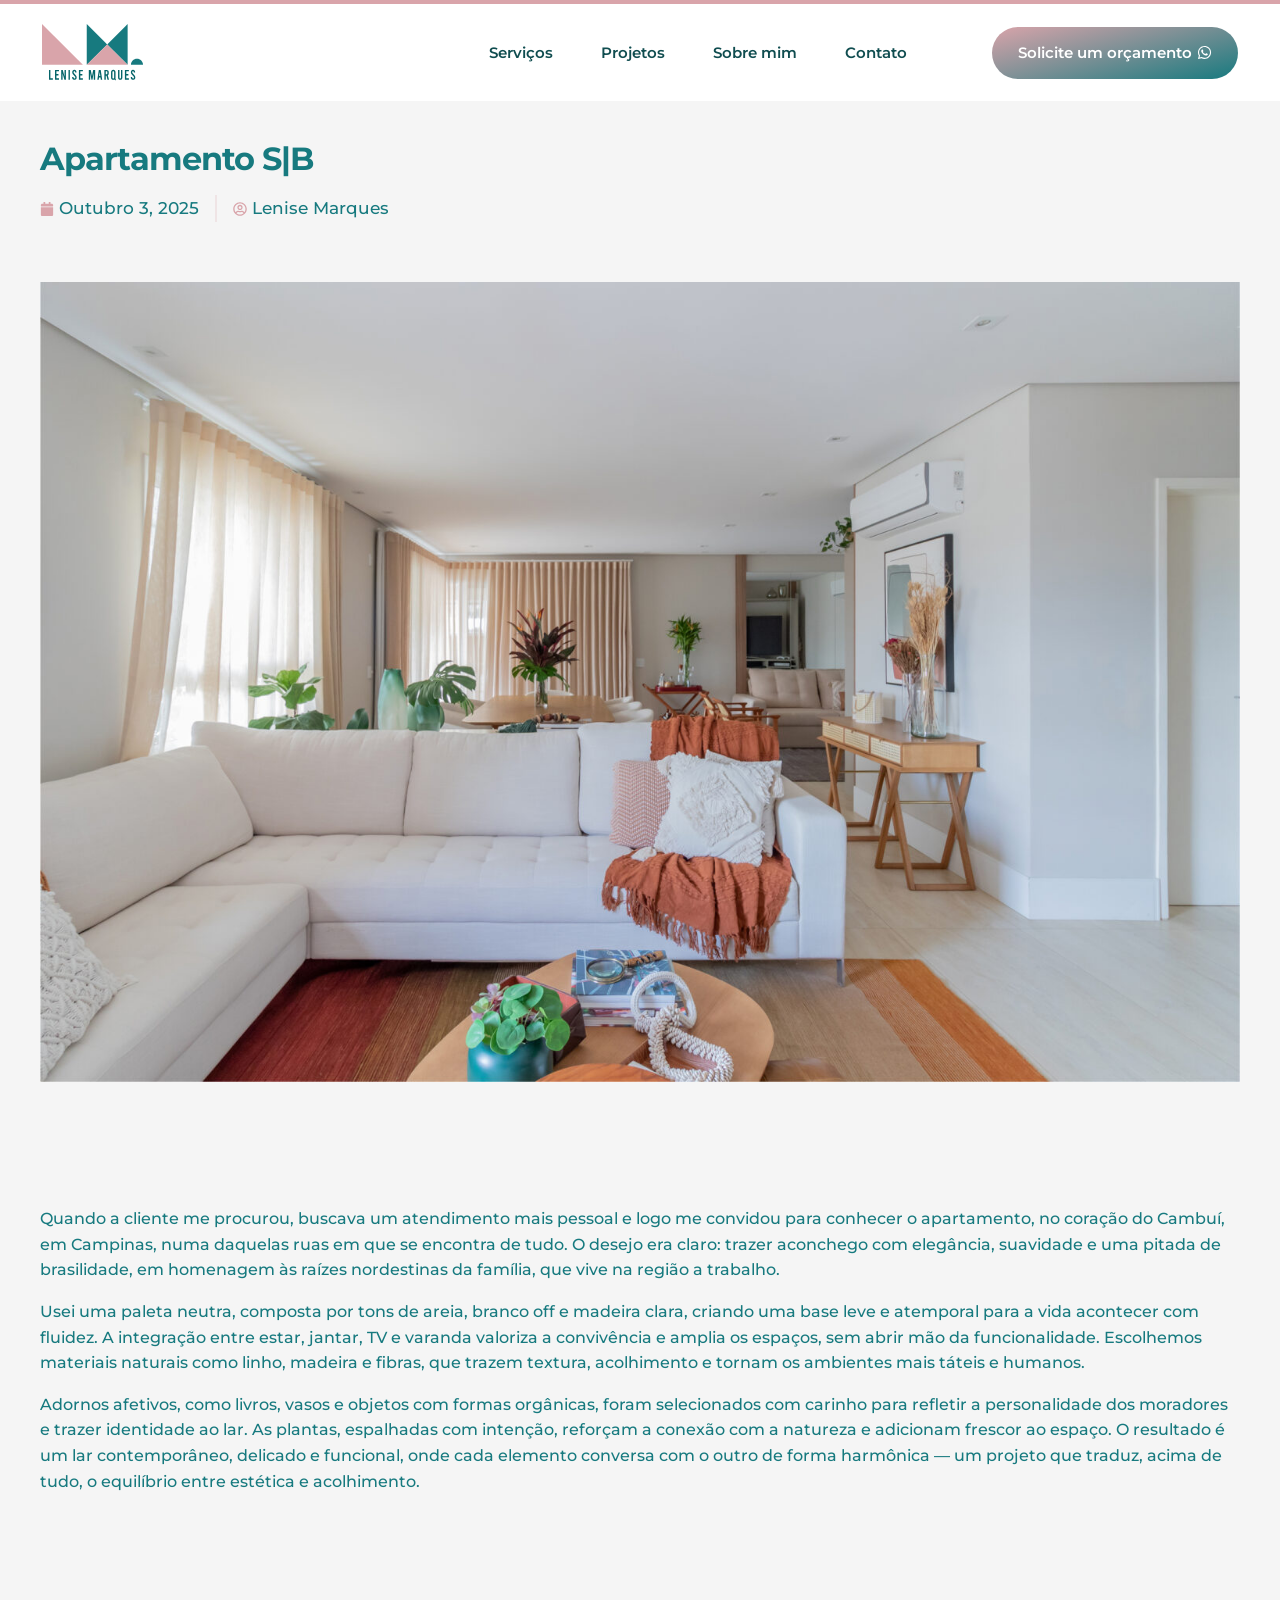
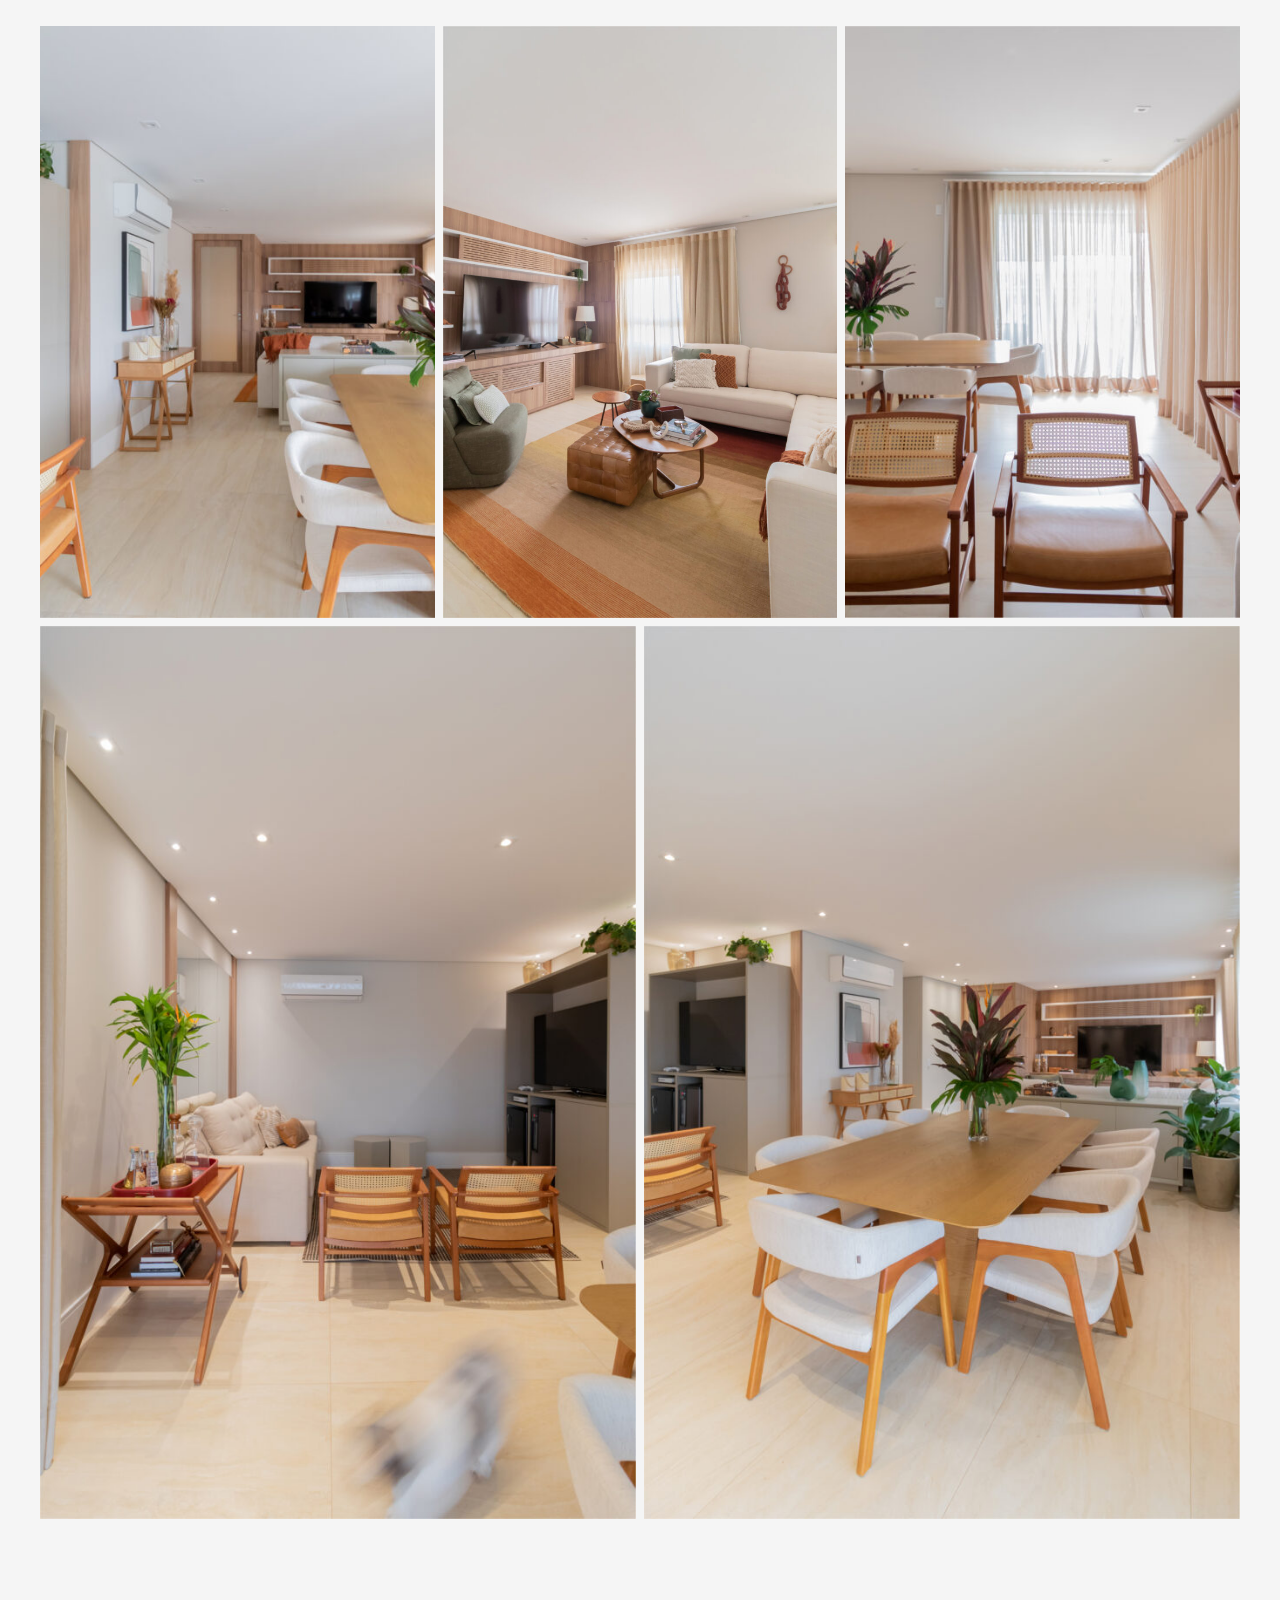
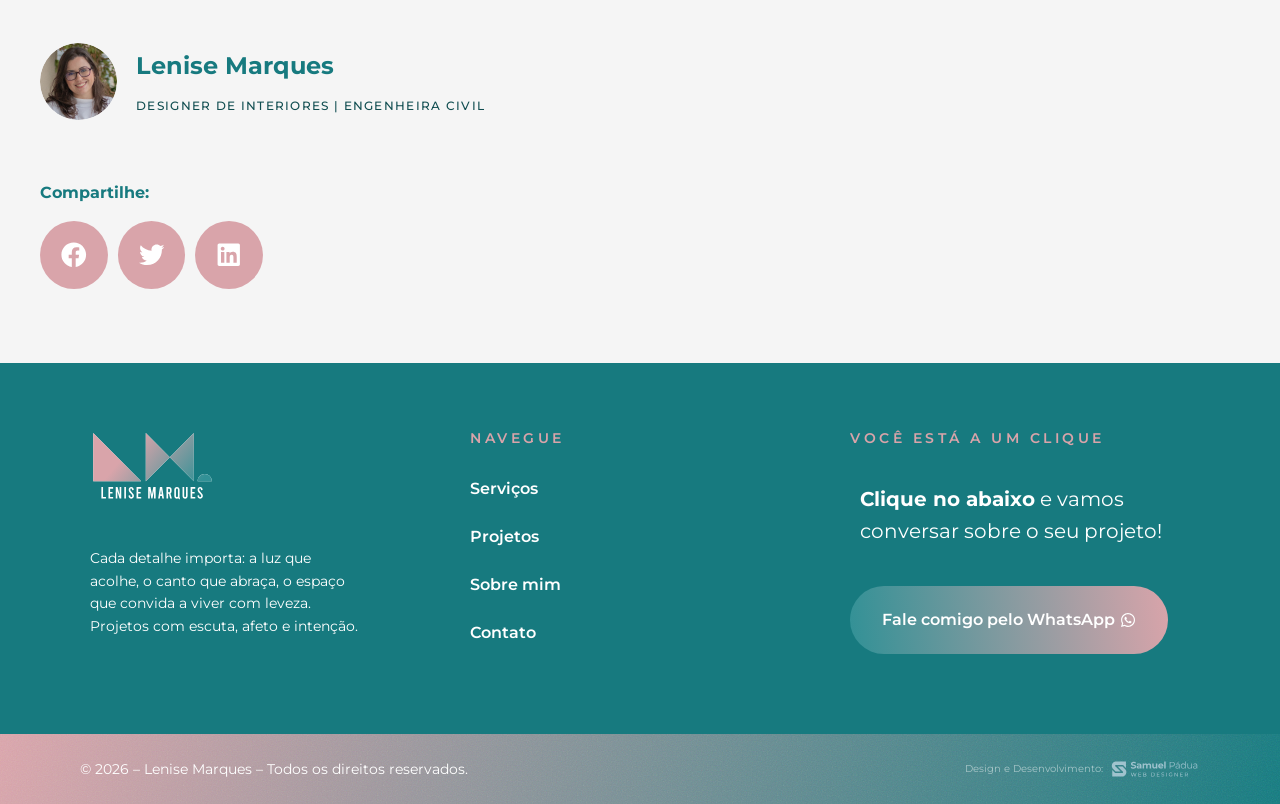
<file: apartamento-sb/index.html>
<!doctype html>
<html lang="pt-BR" class="no-js" itemtype="https://schema.org/Blog" itemscope>
<head>
	<meta charset="UTF-8">
	<meta name="viewport" content="width=device-width, initial-scale=1, minimum-scale=1">
	<!-- This site is optimized with the Yoast SEO plugin v27.2 - https://yoast.com/product/yoast-seo-wordpress/ -->
	<title>Apartamento S|B | Projeto de Interiores | Lenise Marques</title>
	<meta name="description" content="Apartamento no Cambuí, em Campinas: aconchego com elegância, suavidade e uma pitada de brasilidade em homenagem às raízes nordestinas da moradora.">
	<meta name="robots" content="index,follow,max-image-preview:large">
	<meta name="author" content="Lenise Marques">
	<meta name="theme-color" content="#177A7F">
	<link rel="canonical" href="https://lenisemarquesinteriores.com/apartamento-sb/">
	<meta property="og:locale" content="pt_BR">
	<meta property="og:type" content="article">
	<meta property="og:site_name" content="Lenise Marques Interiores">
	<meta property="og:url" content="https://lenisemarquesinteriores.com/apartamento-sb/">
	<meta property="og:title" content="Apartamento S|B | Projeto de Interiores | Lenise Marques">
	<meta property="og:description" content="Apartamento no Cambuí, em Campinas: aconchego com elegância, suavidade e uma pitada de brasilidade em homenagem às raízes nordestinas da moradora.">
	<meta property="og:image" content="https://lenisemarquesinteriores.com/assets/uploads/2025/10/CAPA.jpg">
	<meta property="og:image:type" content="image/jpeg">
	<meta property="og:image:width" content="2433">
	<meta property="og:image:height" content="1622">
	<meta property="og:image:alt" content="Apartamento S|B, projeto de interiores no Cambuí, em Campinas">
	<meta property="article:published_time" content="2025-10-03T01:53:59+00:00">
	<meta property="article:modified_time" content="2025-10-03T01:53:59+00:00">
	<meta name="twitter:card" content="summary_large_image">
	<meta name="twitter:title" content="Apartamento S|B | Projeto de Interiores | Lenise Marques">
	<meta name="twitter:description" content="Apartamento no Cambuí, em Campinas: aconchego com elegância, suavidade e uma pitada de brasilidade em homenagem às raízes nordestinas da moradora.">
	<meta name="twitter:image" content="https://lenisemarquesinteriores.com/assets/uploads/2025/10/CAPA.jpg">
	<meta name="twitter:image:alt" content="Apartamento S|B, projeto de interiores no Cambuí, em Campinas">
	<script type="application/ld+json">
	{
		"@context": "https://schema.org",
		"@graph": [
			{
				"@type": "Article",
				"@id": "https://lenisemarquesinteriores.com/apartamento-sb/#page",
				"url": "https://lenisemarquesinteriores.com/apartamento-sb/",
				"name": "Apartamento S|B | Projeto de Interiores | Lenise Marques",
				"headline": "Apartamento S|B | Projeto de Interiores | Lenise Marques",
				"description": "Apartamento no Cambuí, em Campinas: aconchego com elegância, suavidade e uma pitada de brasilidade em homenagem às raízes nordestinas da moradora.",
				"inLanguage": "pt-BR",
				"image": "https://lenisemarquesinteriores.com/assets/uploads/2025/10/CAPA.jpg",
				"isPartOf": {
					"@id": "https://lenisemarquesinteriores.com/#website"
				},
				"datePublished": "2025-10-03T01:53:59+00:00",
				"dateModified": "2025-10-03T01:53:59+00:00",
				"author": {
					"@id": "https://lenisemarquesinteriores.com/#lenise-marques"
				},
				"publisher": {
					"@id": "https://lenisemarquesinteriores.com/#business"
				}
			}
		]
	}
	</script>
	<meta name="robots" content="index,follow,max-image-preview:large">
	<meta name="theme-color" content="#177A7F">
	<meta name="robots" content="index,follow,max-image-preview:large">
	<meta name="theme-color" content="#177A7F">
	<!-- / Yoast SEO plugin. -->

<style id="wp-img-auto-sizes-contain-inline-css">
img:is([sizes=auto i],[sizes^="auto," i]){contain-intrinsic-size:3000px 1500px}
/*# sourceURL=wp-img-auto-sizes-contain-inline-css */
</style>
<link rel='stylesheet' id='hfe-widgets-style-css' href='../assets/plugins/header-footer-elementor/inc/widgets-css/frontend.css?ver=2.5.0' media='all' />
<link rel='stylesheet' id='wp-block-library-css' href='../assets/wp-includes/css/dist/block-library/style.min.css?ver=7.0.2' media='all' />
<style id="classic-theme-styles-inline-css">
/*! This file is auto-generated */
.wp-block-button__link{color:#fff;background-color:#32373c;border-radius:9999px;box-shadow:none;text-decoration:none;padding:calc(.667em + 2px) calc(1.333em + 2px);font-size:1.125em}.wp-block-file__button{background:#32373c;color:#fff;text-decoration:none}
/*# sourceURL=/wp-includes/css/classic-themes.min.css */
</style>
<style id="global-styles-inline-css">
:root{--wp--preset--aspect-ratio--square: 1;--wp--preset--aspect-ratio--4-3: 4/3;--wp--preset--aspect-ratio--3-4: 3/4;--wp--preset--aspect-ratio--3-2: 3/2;--wp--preset--aspect-ratio--2-3: 2/3;--wp--preset--aspect-ratio--16-9: 16/9;--wp--preset--aspect-ratio--9-16: 9/16;--wp--preset--color--black: #000000;--wp--preset--color--cyan-bluish-gray: #abb8c3;--wp--preset--color--white: #ffffff;--wp--preset--color--pale-pink: #f78da7;--wp--preset--color--vivid-red: #cf2e2e;--wp--preset--color--luminous-vivid-orange: #ff6900;--wp--preset--color--luminous-vivid-amber: #fcb900;--wp--preset--color--light-green-cyan: #7bdcb5;--wp--preset--color--vivid-green-cyan: #00d084;--wp--preset--color--pale-cyan-blue: #8ed1fc;--wp--preset--color--vivid-cyan-blue: #0693e3;--wp--preset--color--vivid-purple: #9b51e0;--wp--preset--color--theme-palette-1: var(--global-palette1);--wp--preset--color--theme-palette-2: var(--global-palette2);--wp--preset--color--theme-palette-3: var(--global-palette3);--wp--preset--color--theme-palette-4: var(--global-palette4);--wp--preset--color--theme-palette-5: var(--global-palette5);--wp--preset--color--theme-palette-6: var(--global-palette6);--wp--preset--color--theme-palette-7: var(--global-palette7);--wp--preset--color--theme-palette-8: var(--global-palette8);--wp--preset--color--theme-palette-9: var(--global-palette9);--wp--preset--gradient--vivid-cyan-blue-to-vivid-purple: linear-gradient(135deg,rgb(6,147,227) 0%,rgb(155,81,224) 100%);--wp--preset--gradient--light-green-cyan-to-vivid-green-cyan: linear-gradient(135deg,rgb(122,220,180) 0%,rgb(0,208,130) 100%);--wp--preset--gradient--luminous-vivid-amber-to-luminous-vivid-orange: linear-gradient(135deg,rgb(252,185,0) 0%,rgb(255,105,0) 100%);--wp--preset--gradient--luminous-vivid-orange-to-vivid-red: linear-gradient(135deg,rgb(255,105,0) 0%,rgb(207,46,46) 100%);--wp--preset--gradient--very-light-gray-to-cyan-bluish-gray: linear-gradient(135deg,rgb(238,238,238) 0%,rgb(169,184,195) 100%);--wp--preset--gradient--cool-to-warm-spectrum: linear-gradient(135deg,rgb(74,234,220) 0%,rgb(151,120,209) 20%,rgb(207,42,186) 40%,rgb(238,44,130) 60%,rgb(251,105,98) 80%,rgb(254,248,76) 100%);--wp--preset--gradient--blush-light-purple: linear-gradient(135deg,rgb(255,206,236) 0%,rgb(152,150,240) 100%);--wp--preset--gradient--blush-bordeaux: linear-gradient(135deg,rgb(254,205,165) 0%,rgb(254,45,45) 50%,rgb(107,0,62) 100%);--wp--preset--gradient--luminous-dusk: linear-gradient(135deg,rgb(255,203,112) 0%,rgb(199,81,192) 50%,rgb(65,88,208) 100%);--wp--preset--gradient--pale-ocean: linear-gradient(135deg,rgb(255,245,203) 0%,rgb(182,227,212) 50%,rgb(51,167,181) 100%);--wp--preset--gradient--electric-grass: linear-gradient(135deg,rgb(202,248,128) 0%,rgb(113,206,126) 100%);--wp--preset--gradient--midnight: linear-gradient(135deg,rgb(2,3,129) 0%,rgb(40,116,252) 100%);--wp--preset--font-size--small: var(--global-font-size-small);--wp--preset--font-size--medium: var(--global-font-size-medium);--wp--preset--font-size--large: var(--global-font-size-large);--wp--preset--font-size--x-large: 42px;--wp--preset--font-size--larger: var(--global-font-size-larger);--wp--preset--font-size--xxlarge: var(--global-font-size-xxlarge);--wp--preset--spacing--20: 0.44rem;--wp--preset--spacing--30: 0.67rem;--wp--preset--spacing--40: 1rem;--wp--preset--spacing--50: 1.5rem;--wp--preset--spacing--60: 2.25rem;--wp--preset--spacing--70: 3.38rem;--wp--preset--spacing--80: 5.06rem;--wp--preset--shadow--natural: 6px 6px 9px rgba(0, 0, 0, 0.2);--wp--preset--shadow--deep: 12px 12px 50px rgba(0, 0, 0, 0.4);--wp--preset--shadow--sharp: 6px 6px 0px rgba(0, 0, 0, 0.2);--wp--preset--shadow--outlined: 6px 6px 0px -3px rgb(255, 255, 255), 6px 6px rgb(0, 0, 0);--wp--preset--shadow--crisp: 6px 6px 0px rgb(0, 0, 0);}:root { --wp--style--global--content-size: var(--global-calc-content-width);--wp--style--global--wide-size: var(--global-calc-wide-content-width); }:where(body) { margin: 0; }:where(.is-layout-flex){gap: 0.5em;}:where(.is-layout-grid){gap: 0.5em;}body .is-layout-flex{display: flex;}.is-layout-flex{flex-wrap: wrap;align-items: center;}.is-layout-flex > :is(*, div){margin: 0;}body .is-layout-grid{display: grid;}.is-layout-grid > :is(*, div){margin: 0;}body{padding-top: 0px;padding-right: 0px;padding-bottom: 0px;padding-left: 0px;}:root :where(.wp-element-button, .wp-block-button__link){font-style: inherit;font-weight: inherit;letter-spacing: inherit;text-transform: inherit;}.has-black-color{color: var(--wp--preset--color--black) !important;}.has-cyan-bluish-gray-color{color: var(--wp--preset--color--cyan-bluish-gray) !important;}.has-white-color{color: var(--wp--preset--color--white) !important;}.has-pale-pink-color{color: var(--wp--preset--color--pale-pink) !important;}.has-vivid-red-color{color: var(--wp--preset--color--vivid-red) !important;}.has-luminous-vivid-orange-color{color: var(--wp--preset--color--luminous-vivid-orange) !important;}.has-luminous-vivid-amber-color{color: var(--wp--preset--color--luminous-vivid-amber) !important;}.has-light-green-cyan-color{color: var(--wp--preset--color--light-green-cyan) !important;}.has-vivid-green-cyan-color{color: var(--wp--preset--color--vivid-green-cyan) !important;}.has-pale-cyan-blue-color{color: var(--wp--preset--color--pale-cyan-blue) !important;}.has-vivid-cyan-blue-color{color: var(--wp--preset--color--vivid-cyan-blue) !important;}.has-vivid-purple-color{color: var(--wp--preset--color--vivid-purple) !important;}.has-theme-palette-1-color{color: var(--wp--preset--color--theme-palette-1) !important;}.has-theme-palette-2-color{color: var(--wp--preset--color--theme-palette-2) !important;}.has-theme-palette-3-color{color: var(--wp--preset--color--theme-palette-3) !important;}.has-theme-palette-4-color{color: var(--wp--preset--color--theme-palette-4) !important;}.has-theme-palette-5-color{color: var(--wp--preset--color--theme-palette-5) !important;}.has-theme-palette-6-color{color: var(--wp--preset--color--theme-palette-6) !important;}.has-theme-palette-7-color{color: var(--wp--preset--color--theme-palette-7) !important;}.has-theme-palette-8-color{color: var(--wp--preset--color--theme-palette-8) !important;}.has-theme-palette-9-color{color: var(--wp--preset--color--theme-palette-9) !important;}.has-black-background-color{background-color: var(--wp--preset--color--black) !important;}.has-cyan-bluish-gray-background-color{background-color: var(--wp--preset--color--cyan-bluish-gray) !important;}.has-white-background-color{background-color: var(--wp--preset--color--white) !important;}.has-pale-pink-background-color{background-color: var(--wp--preset--color--pale-pink) !important;}.has-vivid-red-background-color{background-color: var(--wp--preset--color--vivid-red) !important;}.has-luminous-vivid-orange-background-color{background-color: var(--wp--preset--color--luminous-vivid-orange) !important;}.has-luminous-vivid-amber-background-color{background-color: var(--wp--preset--color--luminous-vivid-amber) !important;}.has-light-green-cyan-background-color{background-color: var(--wp--preset--color--light-green-cyan) !important;}.has-vivid-green-cyan-background-color{background-color: var(--wp--preset--color--vivid-green-cyan) !important;}.has-pale-cyan-blue-background-color{background-color: var(--wp--preset--color--pale-cyan-blue) !important;}.has-vivid-cyan-blue-background-color{background-color: var(--wp--preset--color--vivid-cyan-blue) !important;}.has-vivid-purple-background-color{background-color: var(--wp--preset--color--vivid-purple) !important;}.has-theme-palette-1-background-color{background-color: var(--wp--preset--color--theme-palette-1) !important;}.has-theme-palette-2-background-color{background-color: var(--wp--preset--color--theme-palette-2) !important;}.has-theme-palette-3-background-color{background-color: var(--wp--preset--color--theme-palette-3) !important;}.has-theme-palette-4-background-color{background-color: var(--wp--preset--color--theme-palette-4) !important;}.has-theme-palette-5-background-color{background-color: var(--wp--preset--color--theme-palette-5) !important;}.has-theme-palette-6-background-color{background-color: var(--wp--preset--color--theme-palette-6) !important;}.has-theme-palette-7-background-color{background-color: var(--wp--preset--color--theme-palette-7) !important;}.has-theme-palette-8-background-color{background-color: var(--wp--preset--color--theme-palette-8) !important;}.has-theme-palette-9-background-color{background-color: var(--wp--preset--color--theme-palette-9) !important;}.has-black-border-color{border-color: var(--wp--preset--color--black) !important;}.has-cyan-bluish-gray-border-color{border-color: var(--wp--preset--color--cyan-bluish-gray) !important;}.has-white-border-color{border-color: var(--wp--preset--color--white) !important;}.has-pale-pink-border-color{border-color: var(--wp--preset--color--pale-pink) !important;}.has-vivid-red-border-color{border-color: var(--wp--preset--color--vivid-red) !important;}.has-luminous-vivid-orange-border-color{border-color: var(--wp--preset--color--luminous-vivid-orange) !important;}.has-luminous-vivid-amber-border-color{border-color: var(--wp--preset--color--luminous-vivid-amber) !important;}.has-light-green-cyan-border-color{border-color: var(--wp--preset--color--light-green-cyan) !important;}.has-vivid-green-cyan-border-color{border-color: var(--wp--preset--color--vivid-green-cyan) !important;}.has-pale-cyan-blue-border-color{border-color: var(--wp--preset--color--pale-cyan-blue) !important;}.has-vivid-cyan-blue-border-color{border-color: var(--wp--preset--color--vivid-cyan-blue) !important;}.has-vivid-purple-border-color{border-color: var(--wp--preset--color--vivid-purple) !important;}.has-theme-palette-1-border-color{border-color: var(--wp--preset--color--theme-palette-1) !important;}.has-theme-palette-2-border-color{border-color: var(--wp--preset--color--theme-palette-2) !important;}.has-theme-palette-3-border-color{border-color: var(--wp--preset--color--theme-palette-3) !important;}.has-theme-palette-4-border-color{border-color: var(--wp--preset--color--theme-palette-4) !important;}.has-theme-palette-5-border-color{border-color: var(--wp--preset--color--theme-palette-5) !important;}.has-theme-palette-6-border-color{border-color: var(--wp--preset--color--theme-palette-6) !important;}.has-theme-palette-7-border-color{border-color: var(--wp--preset--color--theme-palette-7) !important;}.has-theme-palette-8-border-color{border-color: var(--wp--preset--color--theme-palette-8) !important;}.has-theme-palette-9-border-color{border-color: var(--wp--preset--color--theme-palette-9) !important;}.has-vivid-cyan-blue-to-vivid-purple-gradient-background{background: var(--wp--preset--gradient--vivid-cyan-blue-to-vivid-purple) !important;}.has-light-green-cyan-to-vivid-green-cyan-gradient-background{background: var(--wp--preset--gradient--light-green-cyan-to-vivid-green-cyan) !important;}.has-luminous-vivid-amber-to-luminous-vivid-orange-gradient-background{background: var(--wp--preset--gradient--luminous-vivid-amber-to-luminous-vivid-orange) !important;}.has-luminous-vivid-orange-to-vivid-red-gradient-background{background: var(--wp--preset--gradient--luminous-vivid-orange-to-vivid-red) !important;}.has-very-light-gray-to-cyan-bluish-gray-gradient-background{background: var(--wp--preset--gradient--very-light-gray-to-cyan-bluish-gray) !important;}.has-cool-to-warm-spectrum-gradient-background{background: var(--wp--preset--gradient--cool-to-warm-spectrum) !important;}.has-blush-light-purple-gradient-background{background: var(--wp--preset--gradient--blush-light-purple) !important;}.has-blush-bordeaux-gradient-background{background: var(--wp--preset--gradient--blush-bordeaux) !important;}.has-luminous-dusk-gradient-background{background: var(--wp--preset--gradient--luminous-dusk) !important;}.has-pale-ocean-gradient-background{background: var(--wp--preset--gradient--pale-ocean) !important;}.has-electric-grass-gradient-background{background: var(--wp--preset--gradient--electric-grass) !important;}.has-midnight-gradient-background{background: var(--wp--preset--gradient--midnight) !important;}.has-small-font-size{font-size: var(--wp--preset--font-size--small) !important;}.has-medium-font-size{font-size: var(--wp--preset--font-size--medium) !important;}.has-large-font-size{font-size: var(--wp--preset--font-size--large) !important;}.has-x-large-font-size{font-size: var(--wp--preset--font-size--x-large) !important;}.has-larger-font-size{font-size: var(--wp--preset--font-size--larger) !important;}.has-xxlarge-font-size{font-size: var(--wp--preset--font-size--xxlarge) !important;}
:root :where(.wp-block-icon svg){width: 24px;}
:where(.wp-block-post-template.is-layout-flex){gap: 1.25em;}:where(.wp-block-post-template.is-layout-grid){gap: 1.25em;}
:where(.wp-block-term-template.is-layout-flex){gap: 1.25em;}:where(.wp-block-term-template.is-layout-grid){gap: 1.25em;}
:where(.wp-block-columns.is-layout-flex){gap: 2em;}:where(.wp-block-columns.is-layout-grid){gap: 2em;}
:root :where(.wp-block-pullquote){font-size: 1.5em;line-height: 1.6;}
/*# sourceURL=global-styles-inline-css */
</style>
<link rel='stylesheet' id='hfe-style-css' href='../assets/plugins/header-footer-elementor/assets/css/header-footer-elementor.css?ver=2.5.0' media='all' />
<link rel='stylesheet' id='elementor-frontend-css' href='../assets/plugins/elementor/assets/css/frontend.min.css?ver=3.33.4' media='all' />
<style id="elementor-frontend-inline-css">
.elementor-kit-43{--e-global-color-primary:#D9A4AA;--e-global-color-secondary:#177A7F;--e-global-color-text:#104D50;--e-global-color-accent:#D9A4AA;--e-global-color-kadence1:#2B6CB0;--e-global-color-kadence2:#215387;--e-global-color-kadence3:#1A202C;--e-global-color-kadence4:#2D3748;--e-global-color-kadence5:#4A5568;--e-global-color-kadence6:#718096;--e-global-color-kadence7:#EDF2F7;--e-global-color-kadence8:#F7FAFC;--e-global-color-kadence9:#ffffff;--e-global-typography-primary-font-family:"Roboto";--e-global-typography-primary-font-weight:600;--e-global-typography-secondary-font-family:"Roboto Slab";--e-global-typography-secondary-font-weight:400;--e-global-typography-text-font-family:"Roboto";--e-global-typography-text-font-weight:400;--e-global-typography-accent-font-family:"Roboto";--e-global-typography-accent-font-weight:500;background-color:#FFFFFF;}.elementor-kit-43.el-is-editing{--global-palette1:#2B6CB0;--global-palette2:#215387;--global-palette3:#1A202C;--global-palette4:#2D3748;--global-palette5:#4A5568;--global-palette6:#718096;--global-palette7:#EDF2F7;--global-palette8:#F7FAFC;--global-palette9:#ffffff;}.elementor-kit-43 e-page-transition{background-color:#FFBC7D;}.elementor-section.elementor-section-boxed > .elementor-container{max-width:1140px;}.e-con{--container-max-width:1140px;}.elementor-widget:not(:last-child){margin-block-end:20px;}.elementor-element{--widgets-spacing:20px 20px;--widgets-spacing-row:20px;--widgets-spacing-column:20px;}{}h1.entry-title{display:var(--page-title-display);}@media(max-width:1024px){.elementor-section.elementor-section-boxed > .elementor-container{max-width:1024px;}.e-con{--container-max-width:1024px;}}@media(max-width:767px){.elementor-section.elementor-section-boxed > .elementor-container{max-width:767px;}.e-con{--container-max-width:767px;}}
.elementor-576 .elementor-element.elementor-element-b2c8a2a{--display:flex;--min-height:32px;--flex-direction:column;--container-widget-width:100%;--container-widget-height:initial;--container-widget-flex-grow:0;--container-widget-align-self:initial;--flex-wrap-mobile:wrap;--justify-content:center;border-style:solid;--border-style:solid;border-width:4px 0px 0px 0px;--border-top-width:4px;--border-right-width:0px;--border-bottom-width:0px;--border-left-width:0px;border-color:#D9A4AA;--border-color:#D9A4AA;--border-radius:0px 0px 0px 0px;}.elementor-576 .elementor-element.elementor-element-c975842{--display:grid;--min-height:0px;--e-con-grid-template-columns:repeat(3, 1fr);--e-con-grid-template-rows:repeat(1, 1fr);--gap:0px 0px;--row-gap:0px;--column-gap:0px;--grid-auto-flow:row;--align-items:center;}.elementor-widget-site-logo .hfe-site-logo-container .hfe-site-logo-img{border-color:var( --e-global-color-primary );}.elementor-widget-site-logo .widget-image-caption{color:var( --e-global-color-text );font-family:var( --e-global-typography-text-font-family ), Sans-serif;font-weight:var( --e-global-typography-text-font-weight );}.elementor-576 .elementor-element.elementor-element-d58c8b5 .hfe-site-logo-container, .elementor-576 .elementor-element.elementor-element-d58c8b5 .hfe-caption-width figcaption{text-align:center;}.elementor-576 .elementor-element.elementor-element-d58c8b5 .widget-image-caption{margin-top:0px;margin-bottom:0px;}.elementor-576 .elementor-element.elementor-element-d58c8b5{width:var( --container-widget-width, 35% );max-width:35%;--container-widget-width:35%;--container-widget-flex-grow:0;}.elementor-576 .elementor-element.elementor-element-d58c8b5 .hfe-site-logo-container .hfe-site-logo-img{border-style:none;}.elementor-widget-navigation-menu .menu-item a.hfe-menu-item.elementor-button{background-color:var( --e-global-color-accent );font-family:var( --e-global-typography-accent-font-family ), Sans-serif;font-weight:var( --e-global-typography-accent-font-weight );}.elementor-widget-navigation-menu .menu-item a.hfe-menu-item.elementor-button:hover{background-color:var( --e-global-color-accent );}.elementor-widget-navigation-menu a.hfe-menu-item, .elementor-widget-navigation-menu a.hfe-sub-menu-item{font-family:var( --e-global-typography-primary-font-family ), Sans-serif;font-weight:var( --e-global-typography-primary-font-weight );}.elementor-widget-navigation-menu .menu-item a.hfe-menu-item, .elementor-widget-navigation-menu .sub-menu a.hfe-sub-menu-item{color:var( --e-global-color-text );}.elementor-widget-navigation-menu .menu-item a.hfe-menu-item:hover,
								.elementor-widget-navigation-menu .sub-menu a.hfe-sub-menu-item:hover,
								.elementor-widget-navigation-menu .menu-item.current-menu-item a.hfe-menu-item,
								.elementor-widget-navigation-menu .menu-item a.hfe-menu-item.highlighted,
								.elementor-widget-navigation-menu .menu-item a.hfe-menu-item:focus{color:var( --e-global-color-accent );}.elementor-widget-navigation-menu .hfe-nav-menu-layout:not(.hfe-pointer__framed) .menu-item.parent a.hfe-menu-item:before,
								.elementor-widget-navigation-menu .hfe-nav-menu-layout:not(.hfe-pointer__framed) .menu-item.parent a.hfe-menu-item:after{background-color:var( --e-global-color-accent );}.elementor-widget-navigation-menu .hfe-nav-menu-layout:not(.hfe-pointer__framed) .menu-item.parent .sub-menu .hfe-has-submenu-container a:after{background-color:var( --e-global-color-accent );}.elementor-widget-navigation-menu .hfe-pointer__framed .menu-item.parent a.hfe-menu-item:before,
								.elementor-widget-navigation-menu .hfe-pointer__framed .menu-item.parent a.hfe-menu-item:after{border-color:var( --e-global-color-accent );}
							.elementor-widget-navigation-menu .sub-menu li a.hfe-sub-menu-item,
							.elementor-widget-navigation-menu nav.hfe-dropdown li a.hfe-sub-menu-item,
							.elementor-widget-navigation-menu nav.hfe-dropdown li a.hfe-menu-item,
							.elementor-widget-navigation-menu nav.hfe-dropdown-expandible li a.hfe-menu-item,
							.elementor-widget-navigation-menu nav.hfe-dropdown-expandible li a.hfe-sub-menu-item{font-family:var( --e-global-typography-accent-font-family ), Sans-serif;font-weight:var( --e-global-typography-accent-font-weight );}.elementor-576 .elementor-element.elementor-element-7b0d48c .menu-item a.hfe-menu-item{padding-left:8px;padding-right:8px;}.elementor-576 .elementor-element.elementor-element-7b0d48c .menu-item a.hfe-sub-menu-item{padding-left:calc( 8px + 20px );padding-right:8px;}.elementor-576 .elementor-element.elementor-element-7b0d48c .hfe-nav-menu__layout-vertical .menu-item ul ul a.hfe-sub-menu-item{padding-left:calc( 8px + 40px );padding-right:8px;}.elementor-576 .elementor-element.elementor-element-7b0d48c .hfe-nav-menu__layout-vertical .menu-item ul ul ul a.hfe-sub-menu-item{padding-left:calc( 8px + 60px );padding-right:8px;}.elementor-576 .elementor-element.elementor-element-7b0d48c .hfe-nav-menu__layout-vertical .menu-item ul ul ul ul a.hfe-sub-menu-item{padding-left:calc( 8px + 80px );padding-right:8px;}.elementor-576 .elementor-element.elementor-element-7b0d48c .menu-item a.hfe-menu-item, .elementor-576 .elementor-element.elementor-element-7b0d48c .menu-item a.hfe-sub-menu-item{padding-top:8px;padding-bottom:8px;}body:not(.rtl) .elementor-576 .elementor-element.elementor-element-7b0d48c .hfe-nav-menu__layout-horizontal .hfe-nav-menu > li.menu-item:not(:last-child){margin-right:5px;}body.rtl .elementor-576 .elementor-element.elementor-element-7b0d48c .hfe-nav-menu__layout-horizontal .hfe-nav-menu > li.menu-item:not(:last-child){margin-left:5px;}.elementor-576 .elementor-element.elementor-element-7b0d48c nav:not(.hfe-nav-menu__layout-horizontal) .hfe-nav-menu > li.menu-item:not(:last-child){margin-bottom:5px;}body:not(.rtl) .elementor-576 .elementor-element.elementor-element-7b0d48c .hfe-nav-menu__layout-horizontal .hfe-nav-menu > li.menu-item{margin-bottom:0px;}.elementor-576 .elementor-element.elementor-element-7b0d48c ul.sub-menu{width:220px;}.elementor-576 .elementor-element.elementor-element-7b0d48c .sub-menu a.hfe-sub-menu-item,
						 .elementor-576 .elementor-element.elementor-element-7b0d48c nav.hfe-dropdown li a.hfe-menu-item,
						 .elementor-576 .elementor-element.elementor-element-7b0d48c nav.hfe-dropdown li a.hfe-sub-menu-item,
						 .elementor-576 .elementor-element.elementor-element-7b0d48c nav.hfe-dropdown-expandible li a.hfe-menu-item,
						 .elementor-576 .elementor-element.elementor-element-7b0d48c nav.hfe-dropdown-expandible li a.hfe-sub-menu-item{padding-top:15px;padding-bottom:15px;}.elementor-576 .elementor-element.elementor-element-7b0d48c{width:var( --container-widget-width, 100% );max-width:100%;--container-widget-width:100%;--container-widget-flex-grow:0;}.elementor-576 .elementor-element.elementor-element-7b0d48c.elementor-element{--flex-grow:0;--flex-shrink:0;}.elementor-576 .elementor-element.elementor-element-7b0d48c > .elementor-widget-container{border-style:none;}.elementor-576 .elementor-element.elementor-element-7b0d48c .hfe-nav-menu__toggle{margin-left:auto;}.elementor-576 .elementor-element.elementor-element-7b0d48c a.hfe-menu-item, .elementor-576 .elementor-element.elementor-element-7b0d48c a.hfe-sub-menu-item{font-family:"Montserrat", Sans-serif;font-size:15px;font-weight:600;}.elementor-576 .elementor-element.elementor-element-7b0d48c .menu-item a.hfe-menu-item, .elementor-576 .elementor-element.elementor-element-7b0d48c .sub-menu a.hfe-sub-menu-item{color:#104D50;}.elementor-576 .elementor-element.elementor-element-7b0d48c .menu-item a.hfe-menu-item:hover,
								.elementor-576 .elementor-element.elementor-element-7b0d48c .sub-menu a.hfe-sub-menu-item:hover,
								.elementor-576 .elementor-element.elementor-element-7b0d48c .menu-item.current-menu-item a.hfe-menu-item,
								.elementor-576 .elementor-element.elementor-element-7b0d48c .menu-item a.hfe-menu-item.highlighted,
								.elementor-576 .elementor-element.elementor-element-7b0d48c .menu-item a.hfe-menu-item:focus{color:#D9A4AA;}.elementor-576 .elementor-element.elementor-element-7b0d48c .menu-item.current-menu-item a.hfe-menu-item,
								.elementor-576 .elementor-element.elementor-element-7b0d48c .menu-item.current-menu-ancestor a.hfe-menu-item{color:#C58F95;}.elementor-576 .elementor-element.elementor-element-7b0d48c .sub-menu,
								.elementor-576 .elementor-element.elementor-element-7b0d48c nav.hfe-dropdown,
								.elementor-576 .elementor-element.elementor-element-7b0d48c nav.hfe-dropdown-expandible,
								.elementor-576 .elementor-element.elementor-element-7b0d48c nav.hfe-dropdown .menu-item a.hfe-menu-item,
								.elementor-576 .elementor-element.elementor-element-7b0d48c nav.hfe-dropdown .menu-item a.hfe-sub-menu-item{background-color:#fff;}.elementor-576 .elementor-element.elementor-element-7b0d48c .sub-menu li.menu-item:not(:last-child),
						.elementor-576 .elementor-element.elementor-element-7b0d48c nav.hfe-dropdown li.menu-item:not(:last-child),
						.elementor-576 .elementor-element.elementor-element-7b0d48c nav.hfe-dropdown-expandible li.menu-item:not(:last-child){border-bottom-style:solid;border-bottom-color:#c4c4c4;border-bottom-width:1px;}.elementor-widget-button .elementor-button{background-color:var( --e-global-color-accent );font-family:var( --e-global-typography-accent-font-family ), Sans-serif;font-weight:var( --e-global-typography-accent-font-weight );}.elementor-576 .elementor-element.elementor-element-1135577 .elementor-button{background-color:transparent;font-family:"Montserrat", Sans-serif;font-size:15px;font-weight:600;line-height:20px;fill:#FFFFFF;color:#FFFFFF;background-image:linear-gradient(165deg, var( --e-global-color-primary ) 0%, var( --e-global-color-secondary ) 100%);border-style:solid;border-width:0px 0px 0px 0px;border-color:#177A7F40;border-radius:56px 56px 56px 56px;padding:16px 26px 16px 26px;}.elementor-576 .elementor-element.elementor-element-1135577 .elementor-button:hover, .elementor-576 .elementor-element.elementor-element-1135577 .elementor-button:focus{background-color:transparent;color:#FFFFFF;background-image:linear-gradient(318deg, var( --e-global-color-secondary ) 0%, var( --e-global-color-secondary ) 100%);border-color:#02010100;}.elementor-576 .elementor-element.elementor-element-1135577{width:auto;max-width:auto;}.elementor-576 .elementor-element.elementor-element-1135577 > .elementor-widget-container{margin:0px 0px 0px 0px;padding:0px 0px 0px 0px;}.elementor-576 .elementor-element.elementor-element-1135577 .elementor-button-content-wrapper{flex-direction:row-reverse;}.elementor-576 .elementor-element.elementor-element-1135577 .elementor-button:hover svg, .elementor-576 .elementor-element.elementor-element-1135577 .elementor-button:focus svg{fill:#FFFFFF;}.elementor-576 .elementor-element.elementor-element-a95ae78{--display:flex;--flex-direction:column;--container-widget-width:calc( ( 1 - var( --container-widget-flex-grow ) ) * 100% );--container-widget-height:initial;--container-widget-flex-grow:0;--container-widget-align-self:initial;--flex-wrap-mobile:wrap;--align-items:center;}.elementor-576 .elementor-element.elementor-element-a95ae78:not(.elementor-motion-effects-element-type-background), .elementor-576 .elementor-element.elementor-element-a95ae78 > .elementor-motion-effects-container > .elementor-motion-effects-layer{background-color:#F5F5F5;}.elementor-widget-theme-post-title .elementor-heading-title{font-family:var( --e-global-typography-primary-font-family ), Sans-serif;font-weight:var( --e-global-typography-primary-font-weight );color:var( --e-global-color-primary );}.elementor-576 .elementor-element.elementor-element-9f847d9 > .elementor-widget-container{margin:32px 0px 0px 0px;}.elementor-576 .elementor-element.elementor-element-9f847d9.elementor-element{--align-self:flex-start;}.elementor-576 .elementor-element.elementor-element-9f847d9{text-align:left;}.elementor-576 .elementor-element.elementor-element-9f847d9 .elementor-heading-title{font-family:"Montserrat", Sans-serif;font-weight:700;letter-spacing:-0.9px;color:var( --e-global-color-secondary );}.elementor-widget-post-info .elementor-icon-list-item:not(:last-child):after{border-color:var( --e-global-color-text );}.elementor-widget-post-info .elementor-icon-list-icon i{color:var( --e-global-color-primary );}.elementor-widget-post-info .elementor-icon-list-icon svg{fill:var( --e-global-color-primary );}.elementor-widget-post-info .elementor-icon-list-text, .elementor-widget-post-info .elementor-icon-list-text a{color:var( --e-global-color-secondary );}.elementor-widget-post-info .elementor-icon-list-item{font-family:var( --e-global-typography-text-font-family ), Sans-serif;font-weight:var( --e-global-typography-text-font-weight );}.elementor-576 .elementor-element.elementor-element-fc7b533 > .elementor-widget-container{margin:0px 0px 32px 0px;padding:0px 0px 0px 0px;}.elementor-576 .elementor-element.elementor-element-fc7b533.elementor-element{--align-self:flex-start;}.elementor-576 .elementor-element.elementor-element-fc7b533 .elementor-icon-list-items:not(.elementor-inline-items) .elementor-icon-list-item:not(:last-child){padding-bottom:calc(32px/2);}.elementor-576 .elementor-element.elementor-element-fc7b533 .elementor-icon-list-items:not(.elementor-inline-items) .elementor-icon-list-item:not(:first-child){margin-top:calc(32px/2);}.elementor-576 .elementor-element.elementor-element-fc7b533 .elementor-icon-list-items.elementor-inline-items .elementor-icon-list-item{margin-right:calc(32px/2);margin-left:calc(32px/2);}.elementor-576 .elementor-element.elementor-element-fc7b533 .elementor-icon-list-items.elementor-inline-items{margin-right:calc(-32px/2);margin-left:calc(-32px/2);}body.rtl .elementor-576 .elementor-element.elementor-element-fc7b533 .elementor-icon-list-items.elementor-inline-items .elementor-icon-list-item:after{left:calc(-32px/2);}body:not(.rtl) .elementor-576 .elementor-element.elementor-element-fc7b533 .elementor-icon-list-items.elementor-inline-items .elementor-icon-list-item:after{right:calc(-32px/2);}.elementor-576 .elementor-element.elementor-element-fc7b533 .elementor-icon-list-item:not(:last-child):after{content:"";border-color:#D9A4AA36;}.elementor-576 .elementor-element.elementor-element-fc7b533 .elementor-icon-list-items:not(.elementor-inline-items) .elementor-icon-list-item:not(:last-child):after{border-top-style:solid;border-top-width:2px;}.elementor-576 .elementor-element.elementor-element-fc7b533 .elementor-icon-list-items.elementor-inline-items .elementor-icon-list-item:not(:last-child):after{border-left-style:solid;}.elementor-576 .elementor-element.elementor-element-fc7b533 .elementor-inline-items .elementor-icon-list-item:not(:last-child):after{border-left-width:2px;}.elementor-576 .elementor-element.elementor-element-fc7b533 .elementor-icon-list-icon{width:14px;}.elementor-576 .elementor-element.elementor-element-fc7b533 .elementor-icon-list-icon i{font-size:14px;}.elementor-576 .elementor-element.elementor-element-fc7b533 .elementor-icon-list-icon svg{--e-icon-list-icon-size:14px;}.elementor-576 .elementor-element.elementor-element-fc7b533 .elementor-icon-list-item{font-family:"Montserrat", Sans-serif;font-weight:500;text-transform:capitalize;}.elementor-widget-theme-post-content{color:var( --e-global-color-text );font-family:var( --e-global-typography-text-font-family ), Sans-serif;font-weight:var( --e-global-typography-text-font-weight );}.elementor-576 .elementor-element.elementor-element-9ac5cdb > .elementor-widget-container{margin:0px 0px 64px 0px;padding:0px 0px 32px 0px;}.elementor-576 .elementor-element.elementor-element-9ac5cdb.elementor-element{--align-self:center;--flex-grow:1;--flex-shrink:0;}.elementor-576 .elementor-element.elementor-element-9ac5cdb{text-align:left;color:var( --e-global-color-secondary );font-family:"Montserrat", Sans-serif;font-size:16px;font-weight:500;}.elementor-widget-author-box .elementor-author-box__name{color:var( --e-global-color-secondary );font-family:var( --e-global-typography-primary-font-family ), Sans-serif;font-weight:var( --e-global-typography-primary-font-weight );}.elementor-widget-author-box .elementor-author-box__bio{color:var( --e-global-color-text );font-family:var( --e-global-typography-text-font-family ), Sans-serif;font-weight:var( --e-global-typography-text-font-weight );}.elementor-widget-author-box .elementor-author-box__button{color:var( --e-global-color-secondary );border-color:var( --e-global-color-secondary );font-family:var( --e-global-typography-accent-font-family ), Sans-serif;font-weight:var( --e-global-typography-accent-font-weight );}.elementor-widget-author-box .elementor-author-box__button:hover{border-color:var( --e-global-color-secondary );color:var( --e-global-color-secondary );}.elementor-576 .elementor-element.elementor-element-c6cf081 > .elementor-widget-container{margin:0px 0px 45px 0px;padding:0px 0px 0px 0px;}.elementor-576 .elementor-element.elementor-element-c6cf081.elementor-element{--align-self:flex-start;}.elementor-576 .elementor-element.elementor-element-c6cf081 .elementor-author-box__avatar img{width:77px;height:77px;}body.rtl .elementor-576 .elementor-element.elementor-element-c6cf081.elementor-author-box--layout-image-left .elementor-author-box__avatar,
					 body:not(.rtl) .elementor-576 .elementor-element.elementor-element-c6cf081:not(.elementor-author-box--layout-image-above) .elementor-author-box__avatar{margin-right:19px;margin-left:0;}body:not(.rtl) .elementor-576 .elementor-element.elementor-element-c6cf081.elementor-author-box--layout-image-right .elementor-author-box__avatar,
					 body.rtl .elementor-576 .elementor-element.elementor-element-c6cf081:not(.elementor-author-box--layout-image-above) .elementor-author-box__avatar{margin-left:19px;margin-right:0;}.elementor-576 .elementor-element.elementor-element-c6cf081.elementor-author-box--layout-image-above .elementor-author-box__avatar{margin-bottom:19px;}.elementor-576 .elementor-element.elementor-element-c6cf081 .elementor-author-box__name{font-family:"Montserrat", Sans-serif;font-size:24px;font-weight:700;margin-bottom:0px;}.elementor-576 .elementor-element.elementor-element-c6cf081 .elementor-author-box__bio{font-family:"Montserrat", Sans-serif;font-size:12px;font-weight:500;letter-spacing:1.3px;margin-bottom:0px;}.elementor-widget-heading .elementor-heading-title{font-family:var( --e-global-typography-primary-font-family ), Sans-serif;font-weight:var( --e-global-typography-primary-font-weight );color:var( --e-global-color-primary );}.elementor-576 .elementor-element.elementor-element-59f687d.elementor-element{--align-self:flex-start;}.elementor-576 .elementor-element.elementor-element-59f687d .elementor-heading-title{font-family:"Montserrat", Sans-serif;font-size:16px;font-weight:700;color:var( --e-global-color-secondary );}.elementor-576 .elementor-element.elementor-element-cb23324 > .elementor-widget-container{margin:0px 0px 64px 0px;}.elementor-576 .elementor-element.elementor-element-cb23324.elementor-element{--align-self:flex-start;}.elementor-576 .elementor-element.elementor-element-cb23324{--grid-side-margin:10px;--grid-column-gap:10px;--grid-row-gap:10px;--grid-bottom-margin:10px;--e-share-buttons-primary-color:var( --e-global-color-primary );--e-share-buttons-secondary-color:#FFFFFF;}.elementor-576 .elementor-element.elementor-element-cb23324 .elementor-share-btn{font-size:calc(1.5px * 10);}.elementor-576 .elementor-element.elementor-element-cb23324 .elementor-share-btn:hover{--e-share-buttons-primary-color:var( --e-global-color-secondary );}.elementor-576 .elementor-element.elementor-element-6b13838{--display:flex;--min-height:371px;--flex-direction:column;--container-widget-width:100%;--container-widget-height:initial;--container-widget-flex-grow:0;--container-widget-align-self:initial;--flex-wrap-mobile:wrap;--justify-content:center;}.elementor-576 .elementor-element.elementor-element-6b13838:not(.elementor-motion-effects-element-type-background), .elementor-576 .elementor-element.elementor-element-6b13838 > .elementor-motion-effects-container > .elementor-motion-effects-layer{background-color:var( --e-global-color-secondary );}.elementor-576 .elementor-element.elementor-element-92ad490{--display:grid;--e-con-grid-template-columns:repeat(3, 1fr);--e-con-grid-template-rows:repeat(1, 1fr);--grid-auto-flow:row;--align-items:start;--margin-top:32px;--margin-bottom:40px;--margin-left:0px;--margin-right:0px;}.elementor-576 .elementor-element.elementor-element-92ad490.e-con{--flex-grow:0;--flex-shrink:0;}.elementor-576 .elementor-element.elementor-element-0e295fe{--display:flex;}.elementor-widget-icon.elementor-view-stacked .elementor-icon{background-color:var( --e-global-color-primary );}.elementor-widget-icon.elementor-view-framed .elementor-icon, .elementor-widget-icon.elementor-view-default .elementor-icon{color:var( --e-global-color-primary );border-color:var( --e-global-color-primary );}.elementor-widget-icon.elementor-view-framed .elementor-icon, .elementor-widget-icon.elementor-view-default .elementor-icon svg{fill:var( --e-global-color-primary );}.elementor-576 .elementor-element.elementor-element-c44118b .elementor-icon-wrapper{text-align:left;}.elementor-576 .elementor-element.elementor-element-c44118b .elementor-icon{font-size:71px;}.elementor-576 .elementor-element.elementor-element-c44118b .elementor-icon svg{height:71px;}.elementor-576 .elementor-element.elementor-element-c44118b .elementor-icon-wrapper svg{width:auto;}.elementor-widget-text-editor{font-family:var( --e-global-typography-text-font-family ), Sans-serif;font-weight:var( --e-global-typography-text-font-weight );color:var( --e-global-color-text );}.elementor-widget-text-editor.elementor-drop-cap-view-stacked .elementor-drop-cap{background-color:var( --e-global-color-primary );}.elementor-widget-text-editor.elementor-drop-cap-view-framed .elementor-drop-cap, .elementor-widget-text-editor.elementor-drop-cap-view-default .elementor-drop-cap{color:var( --e-global-color-primary );border-color:var( --e-global-color-primary );}.elementor-576 .elementor-element.elementor-element-de8c3e2 > .elementor-widget-container{margin:0px 0px 0px 0px;}.elementor-576 .elementor-element.elementor-element-de8c3e2.elementor-element{--order:99999 /* order end hack */;}.elementor-576 .elementor-element.elementor-element-de8c3e2{text-align:left;font-family:"Montserrat", Sans-serif;font-size:14px;font-weight:400;color:#FFFFFF;}.elementor-576 .elementor-element.elementor-element-028c823{--display:flex;}.elementor-576 .elementor-element.elementor-element-062d31b{text-align:left;}.elementor-576 .elementor-element.elementor-element-062d31b .elementor-heading-title{font-family:"Montserrat", Sans-serif;font-size:14px;font-weight:600;letter-spacing:3.5px;}.elementor-576 .elementor-element.elementor-element-6e5128d .menu-item a.hfe-menu-item{padding-left:0px;padding-right:0px;}.elementor-576 .elementor-element.elementor-element-6e5128d .menu-item a.hfe-sub-menu-item{padding-left:calc( 0px + 20px );padding-right:0px;}.elementor-576 .elementor-element.elementor-element-6e5128d .hfe-nav-menu__layout-vertical .menu-item ul ul a.hfe-sub-menu-item{padding-left:calc( 0px + 40px );padding-right:0px;}.elementor-576 .elementor-element.elementor-element-6e5128d .hfe-nav-menu__layout-vertical .menu-item ul ul ul a.hfe-sub-menu-item{padding-left:calc( 0px + 60px );padding-right:0px;}.elementor-576 .elementor-element.elementor-element-6e5128d .hfe-nav-menu__layout-vertical .menu-item ul ul ul ul a.hfe-sub-menu-item{padding-left:calc( 0px + 80px );padding-right:0px;}.elementor-576 .elementor-element.elementor-element-6e5128d .menu-item a.hfe-menu-item, .elementor-576 .elementor-element.elementor-element-6e5128d .menu-item a.hfe-sub-menu-item{padding-top:16px;padding-bottom:16px;}.elementor-576 .elementor-element.elementor-element-6e5128d .sub-menu a.hfe-sub-menu-item,
						 .elementor-576 .elementor-element.elementor-element-6e5128d nav.hfe-dropdown li a.hfe-menu-item,
						 .elementor-576 .elementor-element.elementor-element-6e5128d nav.hfe-dropdown li a.hfe-sub-menu-item,
						 .elementor-576 .elementor-element.elementor-element-6e5128d nav.hfe-dropdown-expandible li a.hfe-menu-item,
						 .elementor-576 .elementor-element.elementor-element-6e5128d nav.hfe-dropdown-expandible li a.hfe-sub-menu-item{padding-top:15px;padding-bottom:15px;}.elementor-576 .elementor-element.elementor-element-6e5128d.elementor-element{--align-self:flex-start;}.elementor-576 .elementor-element.elementor-element-6e5128d a.hfe-menu-item, .elementor-576 .elementor-element.elementor-element-6e5128d a.hfe-sub-menu-item{font-family:"Montserrat", Sans-serif;font-size:16px;font-weight:600;}.elementor-576 .elementor-element.elementor-element-6e5128d .menu-item a.hfe-menu-item, .elementor-576 .elementor-element.elementor-element-6e5128d .sub-menu a.hfe-sub-menu-item{color:#FFFFFF;}.elementor-576 .elementor-element.elementor-element-6e5128d .sub-menu,
								.elementor-576 .elementor-element.elementor-element-6e5128d nav.hfe-dropdown,
								.elementor-576 .elementor-element.elementor-element-6e5128d nav.hfe-dropdown-expandible,
								.elementor-576 .elementor-element.elementor-element-6e5128d nav.hfe-dropdown .menu-item a.hfe-menu-item,
								.elementor-576 .elementor-element.elementor-element-6e5128d nav.hfe-dropdown .menu-item a.hfe-sub-menu-item{background-color:#fff;}.elementor-576 .elementor-element.elementor-element-6e5128d .sub-menu li.menu-item:not(:last-child),
						.elementor-576 .elementor-element.elementor-element-6e5128d nav.hfe-dropdown li.menu-item:not(:last-child),
						.elementor-576 .elementor-element.elementor-element-6e5128d nav.hfe-dropdown-expandible li.menu-item:not(:last-child){border-bottom-style:solid;border-bottom-color:#c4c4c4;border-bottom-width:1px;}.elementor-576 .elementor-element.elementor-element-96e5e3f .menu-item a.hfe-menu-item{padding-left:0px;padding-right:0px;}.elementor-576 .elementor-element.elementor-element-96e5e3f .menu-item a.hfe-sub-menu-item{padding-left:calc( 0px + 20px );padding-right:0px;}.elementor-576 .elementor-element.elementor-element-96e5e3f .hfe-nav-menu__layout-vertical .menu-item ul ul a.hfe-sub-menu-item{padding-left:calc( 0px + 40px );padding-right:0px;}.elementor-576 .elementor-element.elementor-element-96e5e3f .hfe-nav-menu__layout-vertical .menu-item ul ul ul a.hfe-sub-menu-item{padding-left:calc( 0px + 60px );padding-right:0px;}.elementor-576 .elementor-element.elementor-element-96e5e3f .hfe-nav-menu__layout-vertical .menu-item ul ul ul ul a.hfe-sub-menu-item{padding-left:calc( 0px + 80px );padding-right:0px;}.elementor-576 .elementor-element.elementor-element-96e5e3f .menu-item a.hfe-menu-item, .elementor-576 .elementor-element.elementor-element-96e5e3f .menu-item a.hfe-sub-menu-item{padding-top:16px;padding-bottom:16px;}.elementor-576 .elementor-element.elementor-element-96e5e3f .sub-menu a.hfe-sub-menu-item,
						 .elementor-576 .elementor-element.elementor-element-96e5e3f nav.hfe-dropdown li a.hfe-menu-item,
						 .elementor-576 .elementor-element.elementor-element-96e5e3f nav.hfe-dropdown li a.hfe-sub-menu-item,
						 .elementor-576 .elementor-element.elementor-element-96e5e3f nav.hfe-dropdown-expandible li a.hfe-menu-item,
						 .elementor-576 .elementor-element.elementor-element-96e5e3f nav.hfe-dropdown-expandible li a.hfe-sub-menu-item{padding-top:15px;padding-bottom:15px;}.elementor-576 .elementor-element.elementor-element-96e5e3f a.hfe-menu-item, .elementor-576 .elementor-element.elementor-element-96e5e3f a.hfe-sub-menu-item{font-family:"Montserrat", Sans-serif;font-size:16px;font-weight:600;}.elementor-576 .elementor-element.elementor-element-96e5e3f .menu-item a.hfe-menu-item, .elementor-576 .elementor-element.elementor-element-96e5e3f .sub-menu a.hfe-sub-menu-item{color:#FFFFFF;}.elementor-576 .elementor-element.elementor-element-96e5e3f .sub-menu,
								.elementor-576 .elementor-element.elementor-element-96e5e3f nav.hfe-dropdown,
								.elementor-576 .elementor-element.elementor-element-96e5e3f nav.hfe-dropdown-expandible,
								.elementor-576 .elementor-element.elementor-element-96e5e3f nav.hfe-dropdown .menu-item a.hfe-menu-item,
								.elementor-576 .elementor-element.elementor-element-96e5e3f nav.hfe-dropdown .menu-item a.hfe-sub-menu-item{background-color:#fff;}.elementor-576 .elementor-element.elementor-element-96e5e3f .sub-menu li.menu-item:not(:last-child),
						.elementor-576 .elementor-element.elementor-element-96e5e3f nav.hfe-dropdown li.menu-item:not(:last-child),
						.elementor-576 .elementor-element.elementor-element-96e5e3f nav.hfe-dropdown-expandible li.menu-item:not(:last-child){border-bottom-style:solid;border-bottom-color:#c4c4c4;border-bottom-width:1px;}.elementor-576 .elementor-element.elementor-element-5640c95{--display:flex;}.elementor-576 .elementor-element.elementor-element-82a15a8{text-align:left;}.elementor-576 .elementor-element.elementor-element-82a15a8 .elementor-heading-title{font-family:"Montserrat", Sans-serif;font-size:14px;font-weight:600;letter-spacing:3.5px;}.elementor-576 .elementor-element.elementor-element-ba6dded{--display:flex;--justify-content:flex-start;}.elementor-576 .elementor-element.elementor-element-7eb9908 > .elementor-widget-container{margin:-12px 0px -11px 0px;padding:0px 0px 0px 0px;}.elementor-576 .elementor-element.elementor-element-7eb9908.elementor-element{--order:99999 /* order end hack */;}.elementor-576 .elementor-element.elementor-element-7eb9908{text-align:left;font-family:"Montserrat", Sans-serif;font-size:20px;font-weight:400;color:#FFFFFF;}.elementor-576 .elementor-element.elementor-element-b3ba38e .elementor-button{background-color:transparent;font-family:"Montserrat", Sans-serif;font-size:16px;font-weight:600;line-height:20px;fill:#FFFFFF;color:#FFFFFF;background-image:linear-gradient(264deg, #D9A4AA 0%, #329196 100%);transition-duration:0s;border-style:solid;border-width:0px 0px 0px 0px;border-color:#DBDBDB;border-radius:56px 56px 56px 56px;padding:24px 32px 24px 32px;}.elementor-576 .elementor-element.elementor-element-b3ba38e .elementor-button:hover, .elementor-576 .elementor-element.elementor-element-b3ba38e .elementor-button:focus{background-color:transparent;background-image:linear-gradient(38deg, #D9A4AA 0%, #329196 100%);}.elementor-576 .elementor-element.elementor-element-b3ba38e .elementor-button-content-wrapper{flex-direction:row-reverse;}.elementor-576 .elementor-element.elementor-element-58eca2c{--display:flex;--min-height:0px;--flex-direction:row;--container-widget-width:calc( ( 1 - var( --container-widget-flex-grow ) ) * 100% );--container-widget-height:100%;--container-widget-flex-grow:1;--container-widget-align-self:stretch;--flex-wrap-mobile:wrap;--align-items:center;--gap:0px 0px;--row-gap:0px;--column-gap:0px;}.elementor-576 .elementor-element.elementor-element-58eca2c:not(.elementor-motion-effects-element-type-background), .elementor-576 .elementor-element.elementor-element-58eca2c > .elementor-motion-effects-container > .elementor-motion-effects-layer{background-color:transparent;background-image:linear-gradient(109deg, var( --e-global-color-primary ) 0%, var( --e-global-color-secondary ) 100%);}.elementor-576 .elementor-element.elementor-element-9ce909b{--display:flex;--min-height:0px;--flex-direction:column;--container-widget-width:100%;--container-widget-height:initial;--container-widget-flex-grow:0;--container-widget-align-self:initial;--flex-wrap-mobile:wrap;--margin-top:0px;--margin-bottom:0px;--margin-left:0px;--margin-right:0px;--padding-top:0px;--padding-bottom:0px;--padding-left:0px;--padding-right:0px;}.elementor-576 .elementor-element.elementor-element-d1a1102 > .elementor-widget-container{margin:0px 0px 0px 0px;}.elementor-576 .elementor-element.elementor-element-d1a1102.elementor-element{--order:99999 /* order end hack */;}.elementor-576 .elementor-element.elementor-element-d1a1102{text-align:left;font-family:"Montserrat", Sans-serif;font-size:14px;font-weight:400;color:#FFFFFF;}.elementor-576 .elementor-element.elementor-element-9185bbb{--display:flex;--min-height:56px;--flex-direction:column;--container-widget-width:100%;--container-widget-height:initial;--container-widget-flex-grow:0;--container-widget-align-self:initial;--flex-wrap-mobile:wrap;--margin-top:0px;--margin-bottom:-8px;--margin-left:0px;--margin-right:0px;--padding-top:0px;--padding-bottom:0px;--padding-left:0px;--padding-right:0px;}.elementor-576 .elementor-element.elementor-element-9185bbb.e-con{--align-self:center;}.elementor-576 .elementor-element.elementor-element-50ed882 .elementor-repeater-item-fa4334d.elementor-social-icon{background-color:#D9A4AA00;}.elementor-576 .elementor-element.elementor-element-50ed882 .elementor-repeater-item-fa4334d.elementor-social-icon i{color:#FFFFFF;}.elementor-576 .elementor-element.elementor-element-50ed882 .elementor-repeater-item-fa4334d.elementor-social-icon svg{fill:#FFFFFF;}.elementor-576 .elementor-element.elementor-element-50ed882 .elementor-repeater-item-79aeea3.elementor-social-icon{background-color:#D9A4AA00;}.elementor-576 .elementor-element.elementor-element-50ed882 .elementor-repeater-item-79aeea3.elementor-social-icon i{color:#FFFFFF;}.elementor-576 .elementor-element.elementor-element-50ed882 .elementor-repeater-item-79aeea3.elementor-social-icon svg{fill:#FFFFFF;}.elementor-576 .elementor-element.elementor-element-50ed882{--grid-template-columns:repeat(0, auto);--icon-size:24px;--grid-column-gap:5px;--grid-row-gap:0px;}.elementor-576 .elementor-element.elementor-element-50ed882 .elementor-widget-container{text-align:right;}.elementor-576 .elementor-element.elementor-element-50ed882 .elementor-social-icon{background-color:#A66565;border-style:none;}.elementor-576 .elementor-element.elementor-element-50ed882 .elementor-icon{border-radius:64px 64px 64px 64px;}@media(min-width:768px){.elementor-576 .elementor-element.elementor-element-b2c8a2a{--content-width:1216px;}.elementor-576 .elementor-element.elementor-element-c975842{--width:100%;}.elementor-576 .elementor-element.elementor-element-a95ae78{--content-width:1200px;}.elementor-576 .elementor-element.elementor-element-0e295fe{--width:80%;}.elementor-576 .elementor-element.elementor-element-028c823{--width:63%;}.elementor-576 .elementor-element.elementor-element-9ce909b{--width:50%;}.elementor-576 .elementor-element.elementor-element-9185bbb{--width:50%;}}@media(max-width:1024px) and (min-width:768px){.elementor-576 .elementor-element.elementor-element-92ad490{--width:708.545px;}.elementor-576 .elementor-element.elementor-element-0e295fe{--width:230px;}.elementor-576 .elementor-element.elementor-element-028c823{--width:180px;}.elementor-576 .elementor-element.elementor-element-5640c95{--width:300px;}.elementor-576 .elementor-element.elementor-element-ba6dded{--width:230px;}}@media(max-width:1024px){.elementor-576 .elementor-element.elementor-element-c975842{--grid-auto-flow:row;}body:not(.rtl) .elementor-576 .elementor-element.elementor-element-7b0d48c.hfe-nav-menu__breakpoint-tablet .hfe-nav-menu__layout-horizontal .hfe-nav-menu > li.menu-item:not(:last-child){margin-right:0px;}body .elementor-576 .elementor-element.elementor-element-7b0d48c nav.hfe-nav-menu__layout-vertical .hfe-nav-menu > li.menu-item:not(:last-child){margin-bottom:0px;} .elementor-576 .elementor-element.elementor-element-cb23324{--grid-side-margin:10px;--grid-column-gap:10px;--grid-row-gap:10px;--grid-bottom-margin:10px;}.elementor-576 .elementor-element.elementor-element-92ad490{--grid-auto-flow:row;}.elementor-576 .elementor-element.elementor-element-de8c3e2 > .elementor-widget-container{margin:-30px 0px 0px 0px;}.elementor-576 .elementor-element.elementor-element-de8c3e2{text-align:left;font-size:14px;}.elementor-576 .elementor-element.elementor-element-062d31b .elementor-heading-title{font-size:12px;letter-spacing:2.6px;}body:not(.rtl) .elementor-576 .elementor-element.elementor-element-96e5e3f.hfe-nav-menu__breakpoint-tablet .hfe-nav-menu__layout-horizontal .hfe-nav-menu > li.menu-item:not(:last-child){margin-right:0px;}body .elementor-576 .elementor-element.elementor-element-96e5e3f nav.hfe-nav-menu__layout-vertical .hfe-nav-menu > li.menu-item:not(:last-child){margin-bottom:0px;}.elementor-576 .elementor-element.elementor-element-82a15a8{text-align:left;}.elementor-576 .elementor-element.elementor-element-82a15a8 .elementor-heading-title{font-size:12px;letter-spacing:2.1px;}.elementor-576 .elementor-element.elementor-element-7eb9908 > .elementor-widget-container{margin:-30px 0px 0px 0px;}.elementor-576 .elementor-element.elementor-element-7eb9908{text-align:left;font-size:14px;}.elementor-576 .elementor-element.elementor-element-b3ba38e > .elementor-widget-container{margin:0px 0px 0px 0px;padding:0px 0px 0px 0px;}.elementor-576 .elementor-element.elementor-element-b3ba38e .elementor-button{font-size:15px;padding:16px 24px 16px 24px;}.elementor-576 .elementor-element.elementor-element-58eca2c{--justify-content:center;}.elementor-576 .elementor-element.elementor-element-d1a1102 > .elementor-widget-container{margin:0px 0px 0px 0px;}.elementor-576 .elementor-element.elementor-element-d1a1102{text-align:left;font-size:14px;}}@media(max-width:767px){.elementor-576 .elementor-element.elementor-element-b2c8a2a{--min-height:0vh;--justify-content:flex-start;}.elementor-576 .elementor-element.elementor-element-c975842{--e-con-grid-template-columns:repeat(2, 1fr);--e-con-grid-template-rows:repeat(1, 1fr);--grid-auto-flow:row;--justify-items:start;}.elementor-576 .elementor-element.elementor-element-d58c8b5 .hfe-site-logo .hfe-site-logo-container img{width:100%;}.elementor-576 .elementor-element.elementor-element-7b0d48c .menu-item a.hfe-menu-item{padding-left:50px;padding-right:50px;}.elementor-576 .elementor-element.elementor-element-7b0d48c .menu-item a.hfe-sub-menu-item{padding-left:calc( 50px + 20px );padding-right:50px;}.elementor-576 .elementor-element.elementor-element-7b0d48c .hfe-nav-menu__layout-vertical .menu-item ul ul a.hfe-sub-menu-item{padding-left:calc( 50px + 40px );padding-right:50px;}.elementor-576 .elementor-element.elementor-element-7b0d48c .hfe-nav-menu__layout-vertical .menu-item ul ul ul a.hfe-sub-menu-item{padding-left:calc( 50px + 60px );padding-right:50px;}.elementor-576 .elementor-element.elementor-element-7b0d48c .hfe-nav-menu__layout-vertical .menu-item ul ul ul ul a.hfe-sub-menu-item{padding-left:calc( 50px + 80px );padding-right:50px;}.elementor-576 .elementor-element.elementor-element-7b0d48c .menu-item a.hfe-menu-item, .elementor-576 .elementor-element.elementor-element-7b0d48c .menu-item a.hfe-sub-menu-item{padding-top:10px;padding-bottom:10px;}body:not(.rtl) .elementor-576 .elementor-element.elementor-element-7b0d48c.hfe-nav-menu__breakpoint-mobile .hfe-nav-menu__layout-horizontal .hfe-nav-menu > li.menu-item:not(:last-child){margin-right:0px;}body .elementor-576 .elementor-element.elementor-element-7b0d48c nav.hfe-nav-menu__layout-vertical .hfe-nav-menu > li.menu-item:not(:last-child){margin-bottom:0px;}body:not(.rtl) .elementor-576 .elementor-element.elementor-element-7b0d48c .hfe-nav-menu__layout-horizontal .hfe-nav-menu > li.menu-item:not(:last-child){margin-right:14px;}body.rtl .elementor-576 .elementor-element.elementor-element-7b0d48c .hfe-nav-menu__layout-horizontal .hfe-nav-menu > li.menu-item:not(:last-child){margin-left:14px;}.elementor-576 .elementor-element.elementor-element-7b0d48c nav:not(.hfe-nav-menu__layout-horizontal) .hfe-nav-menu > li.menu-item:not(:last-child){margin-bottom:14px;}body:not(.rtl) .elementor-576 .elementor-element.elementor-element-7b0d48c .hfe-nav-menu__layout-horizontal .hfe-nav-menu > li.menu-item{margin-bottom:12px;}.elementor-576 .elementor-element.elementor-element-7b0d48c > .elementor-widget-container{margin:0px 0px 0px 0px;}.elementor-576 .elementor-element.elementor-element-9f847d9.elementor-element{--align-self:center;}.elementor-576 .elementor-element.elementor-element-9f847d9{text-align:center;}.elementor-576 .elementor-element.elementor-element-9f847d9 .elementor-heading-title{font-size:24px;letter-spacing:0px;}.elementor-576 .elementor-element.elementor-element-fc7b533.elementor-element{--align-self:center;}.elementor-576 .elementor-element.elementor-element-fc7b533 .elementor-icon-list-item{font-size:12px;}.elementor-576 .elementor-element.elementor-element-9ac5cdb{text-align:center;}.elementor-576 .elementor-element.elementor-element-c6cf081{width:100%;max-width:100%;}.elementor-576 .elementor-element.elementor-element-c6cf081 > .elementor-widget-container{padding:0px 0px 0px 0px;}.elementor-576 .elementor-element.elementor-element-c6cf081.elementor-element{--align-self:center;}.elementor-576 .elementor-element.elementor-element-c6cf081 .elementor-author-box__name{font-size:19px;}.elementor-576 .elementor-element.elementor-element-c6cf081 .elementor-author-box__bio{font-size:10px;}.elementor-576 .elementor-element.elementor-element-59f687d.elementor-element{--align-self:center;}.elementor-576 .elementor-element.elementor-element-59f687d{text-align:center;}.elementor-576 .elementor-element.elementor-element-cb23324.elementor-element{--align-self:center;} .elementor-576 .elementor-element.elementor-element-cb23324{--grid-side-margin:10px;--grid-column-gap:10px;--grid-row-gap:10px;--grid-bottom-margin:10px;}.elementor-576 .elementor-element.elementor-element-6b13838{--align-items:center;--container-widget-width:calc( ( 1 - var( --container-widget-flex-grow ) ) * 100% );}.elementor-576 .elementor-element.elementor-element-92ad490{--e-con-grid-template-columns:repeat(1, 1fr);--grid-auto-flow:row;}.elementor-576 .elementor-element.elementor-element-c44118b .elementor-icon-wrapper{text-align:center;}.elementor-576 .elementor-element.elementor-element-de8c3e2 > .elementor-widget-container{margin:0px 0px 0px 0px;}.elementor-576 .elementor-element.elementor-element-de8c3e2{text-align:center;font-size:12px;}.elementor-576 .elementor-element.elementor-element-062d31b.elementor-element{--align-self:center;}.elementor-576 .elementor-element.elementor-element-062d31b{text-align:center;}.elementor-576 .elementor-element.elementor-element-6e5128d{width:100%;max-width:100%;}.elementor-576 .elementor-element.elementor-element-6e5128d > .elementor-widget-container{margin:0px 0px 0px 0px;padding:0px 0px 0px 0px;}.elementor-576 .elementor-element.elementor-element-6e5128d.elementor-element{--align-self:center;}.elementor-576 .elementor-element.elementor-element-96e5e3f .menu-item a.hfe-menu-item{padding-left:0px;padding-right:0px;}.elementor-576 .elementor-element.elementor-element-96e5e3f .menu-item a.hfe-sub-menu-item{padding-left:calc( 0px + 20px );padding-right:0px;}.elementor-576 .elementor-element.elementor-element-96e5e3f .hfe-nav-menu__layout-vertical .menu-item ul ul a.hfe-sub-menu-item{padding-left:calc( 0px + 40px );padding-right:0px;}.elementor-576 .elementor-element.elementor-element-96e5e3f .hfe-nav-menu__layout-vertical .menu-item ul ul ul a.hfe-sub-menu-item{padding-left:calc( 0px + 60px );padding-right:0px;}.elementor-576 .elementor-element.elementor-element-96e5e3f .hfe-nav-menu__layout-vertical .menu-item ul ul ul ul a.hfe-sub-menu-item{padding-left:calc( 0px + 80px );padding-right:0px;}.elementor-576 .elementor-element.elementor-element-96e5e3f .menu-item a.hfe-menu-item, .elementor-576 .elementor-element.elementor-element-96e5e3f .menu-item a.hfe-sub-menu-item{padding-top:16px;padding-bottom:16px;}body:not(.rtl) .elementor-576 .elementor-element.elementor-element-96e5e3f .hfe-nav-menu__layout-horizontal .hfe-nav-menu > li.menu-item:not(:last-child){margin-right:0px;}body.rtl .elementor-576 .elementor-element.elementor-element-96e5e3f .hfe-nav-menu__layout-horizontal .hfe-nav-menu > li.menu-item:not(:last-child){margin-left:0px;}.elementor-576 .elementor-element.elementor-element-96e5e3f nav:not(.hfe-nav-menu__layout-horizontal) .hfe-nav-menu > li.menu-item:not(:last-child){margin-bottom:0px;}body:not(.rtl) .elementor-576 .elementor-element.elementor-element-96e5e3f.hfe-nav-menu__breakpoint-mobile .hfe-nav-menu__layout-horizontal .hfe-nav-menu > li.menu-item:not(:last-child){margin-right:0px;}body .elementor-576 .elementor-element.elementor-element-96e5e3f nav.hfe-nav-menu__layout-vertical .hfe-nav-menu > li.menu-item:not(:last-child){margin-bottom:0px;}.elementor-576 .elementor-element.elementor-element-96e5e3f{width:100%;max-width:100%;}.elementor-576 .elementor-element.elementor-element-96e5e3f > .elementor-widget-container{margin:0px 0px 0px 0px;padding:0px 0px 0px 0px;}.elementor-576 .elementor-element.elementor-element-96e5e3f.elementor-element{--align-self:center;}.elementor-576 .elementor-element.elementor-element-82a15a8{text-align:center;}.elementor-576 .elementor-element.elementor-element-7eb9908{text-align:center;font-size:16px;}.elementor-576 .elementor-element.elementor-element-b3ba38e .elementor-button{font-size:16px;}.elementor-576 .elementor-element.elementor-element-d1a1102 > .elementor-widget-container{margin:0px 0px 0px 0px;}.elementor-576 .elementor-element.elementor-element-d1a1102.elementor-element{--align-self:center;}.elementor-576 .elementor-element.elementor-element-d1a1102{text-align:center;}.elementor-576 .elementor-element.elementor-element-50ed882.elementor-element{--align-self:center;}}
/*# sourceURL=elementor-frontend-inline-css */
</style>
<link rel='stylesheet' id='kadence-global-css' href='../assets/themes/kadence/assets/css/global.min.css?ver=1.3.5' media='all' />
<style id="kadence-global-inline-css">
/* Kadence Base CSS */
:root{--global-palette1:#2B6CB0;--global-palette2:#215387;--global-palette3:#1A202C;--global-palette4:#2D3748;--global-palette5:#4A5568;--global-palette6:#718096;--global-palette7:#EDF2F7;--global-palette8:#F7FAFC;--global-palette9:#ffffff;--global-palette9rgb:255, 255, 255;--global-palette-highlight:var(--global-palette1);--global-palette-highlight-alt:var(--global-palette2);--global-palette-highlight-alt2:var(--global-palette9);--global-palette-btn-bg:var(--global-palette1);--global-palette-btn-bg-hover:var(--global-palette2);--global-palette-btn:var(--global-palette9);--global-palette-btn-hover:var(--global-palette9);--global-body-font-family:-apple-system,BlinkMacSystemFont,"Segoe UI",Roboto,Oxygen-Sans,Ubuntu,Cantarell,"Helvetica Neue",sans-serif, "Apple Color Emoji", "Segoe UI Emoji", "Segoe UI Symbol";--global-heading-font-family:inherit;--global-primary-nav-font-family:inherit;--global-fallback-font:sans-serif;--global-display-fallback-font:sans-serif;--global-content-width:1290px;--global-content-wide-width:calc(1290px + 230px);--global-content-narrow-width:842px;--global-content-edge-padding:1.5rem;--global-content-boxed-padding:2rem;--global-calc-content-width:calc(1290px - var(--global-content-edge-padding) - var(--global-content-edge-padding) );--wp--style--global--content-size:var(--global-calc-content-width);}.wp-site-blocks{--global-vw:calc( 100vw - ( 0.5 * var(--scrollbar-offset)));}:root body.kadence-elementor-colors{--e-global-color-kadence1:var(--global-palette1);--e-global-color-kadence2:var(--global-palette2);--e-global-color-kadence3:var(--global-palette3);--e-global-color-kadence4:var(--global-palette4);--e-global-color-kadence5:var(--global-palette5);--e-global-color-kadence6:var(--global-palette6);--e-global-color-kadence7:var(--global-palette7);--e-global-color-kadence8:var(--global-palette8);--e-global-color-kadence9:var(--global-palette9);}body{background:var(--global-palette8);}body, input, select, optgroup, textarea{font-weight:400;font-size:17px;line-height:1.6;font-family:var(--global-body-font-family);color:var(--global-palette4);}.content-bg, body.content-style-unboxed .site{background:var(--global-palette9);}h1,h2,h3,h4,h5,h6{font-family:var(--global-heading-font-family);}h1{font-weight:700;font-size:32px;line-height:1.5;color:var(--global-palette3);}h2{font-weight:700;font-size:28px;line-height:1.5;color:var(--global-palette3);}h3{font-weight:700;font-size:24px;line-height:1.5;color:var(--global-palette3);}h4{font-weight:700;font-size:22px;line-height:1.5;color:var(--global-palette4);}h5{font-weight:700;font-size:20px;line-height:1.5;color:var(--global-palette4);}h6{font-weight:700;font-size:18px;line-height:1.5;color:var(--global-palette5);}.entry-hero .kadence-breadcrumbs{max-width:1290px;}.site-container, .site-header-row-layout-contained, .site-footer-row-layout-contained, .entry-hero-layout-contained, .comments-area, .alignfull > .wp-block-cover__inner-container, .alignwide > .wp-block-cover__inner-container{max-width:var(--global-content-width);}.content-width-narrow .content-container.site-container, .content-width-narrow .hero-container.site-container{max-width:var(--global-content-narrow-width);}@media all and (min-width: 1520px){.wp-site-blocks .content-container  .alignwide{margin-left:-115px;margin-right:-115px;width:unset;max-width:unset;}}@media all and (min-width: 1102px){.content-width-narrow .wp-site-blocks .content-container .alignwide{margin-left:-130px;margin-right:-130px;width:unset;max-width:unset;}}.content-style-boxed .wp-site-blocks .entry-content .alignwide{margin-left:calc( -1 * var( --global-content-boxed-padding ) );margin-right:calc( -1 * var( --global-content-boxed-padding ) );}.content-area{margin-top:5rem;margin-bottom:5rem;}@media all and (max-width: 1024px){.content-area{margin-top:3rem;margin-bottom:3rem;}}@media all and (max-width: 767px){.content-area{margin-top:2rem;margin-bottom:2rem;}}@media all and (max-width: 1024px){:root{--global-content-boxed-padding:2rem;}}@media all and (max-width: 767px){:root{--global-content-boxed-padding:1.5rem;}}.entry-content-wrap{padding:2rem;}@media all and (max-width: 1024px){.entry-content-wrap{padding:2rem;}}@media all and (max-width: 767px){.entry-content-wrap{padding:1.5rem;}}.entry.single-entry{box-shadow:0px 15px 15px -10px rgba(0,0,0,0.05);}.entry.loop-entry{box-shadow:0px 15px 15px -10px rgba(0,0,0,0.05);}.loop-entry .entry-content-wrap{padding:2rem;}@media all and (max-width: 1024px){.loop-entry .entry-content-wrap{padding:2rem;}}@media all and (max-width: 767px){.loop-entry .entry-content-wrap{padding:1.5rem;}}button, .button, .wp-block-button__link, input[type="button"], input[type="reset"], input[type="submit"], .fl-button, .elementor-button-wrapper .elementor-button, .wc-block-components-checkout-place-order-button, .wc-block-cart__submit{box-shadow:0px 0px 0px -7px rgba(0,0,0,0);}button:hover, button:focus, button:active, .button:hover, .button:focus, .button:active, .wp-block-button__link:hover, .wp-block-button__link:focus, .wp-block-button__link:active, input[type="button"]:hover, input[type="button"]:focus, input[type="button"]:active, input[type="reset"]:hover, input[type="reset"]:focus, input[type="reset"]:active, input[type="submit"]:hover, input[type="submit"]:focus, input[type="submit"]:active, .elementor-button-wrapper .elementor-button:hover, .elementor-button-wrapper .elementor-button:focus, .elementor-button-wrapper .elementor-button:active, .wc-block-cart__submit:hover{box-shadow:0px 15px 25px -7px rgba(0,0,0,0.1);}.kb-button.kb-btn-global-outline.kb-btn-global-inherit{padding-top:calc(px - 2px);padding-right:calc(px - 2px);padding-bottom:calc(px - 2px);padding-left:calc(px - 2px);}.entry-hero.post-hero-section .entry-header{min-height:200px;}
/* Kadence Header CSS */
@media all and (max-width: 1024px){.mobile-transparent-header #masthead{position:absolute;left:0px;right:0px;z-index:100;}.kadence-scrollbar-fixer.mobile-transparent-header #masthead{right:var(--scrollbar-offset,0);}.mobile-transparent-header #masthead, .mobile-transparent-header .site-top-header-wrap .site-header-row-container-inner, .mobile-transparent-header .site-main-header-wrap .site-header-row-container-inner, .mobile-transparent-header .site-bottom-header-wrap .site-header-row-container-inner{background:transparent;}.site-header-row-tablet-layout-fullwidth, .site-header-row-tablet-layout-standard{padding:0px;}}@media all and (min-width: 1025px){.transparent-header #masthead{position:absolute;left:0px;right:0px;z-index:100;}.transparent-header.kadence-scrollbar-fixer #masthead{right:var(--scrollbar-offset,0);}.transparent-header #masthead, .transparent-header .site-top-header-wrap .site-header-row-container-inner, .transparent-header .site-main-header-wrap .site-header-row-container-inner, .transparent-header .site-bottom-header-wrap .site-header-row-container-inner{background:transparent;}}.site-branding{padding:0px 0px 0px 0px;}.site-branding .site-title{font-weight:700;font-size:26px;line-height:1.2;color:var(--global-palette3);}#masthead, #masthead .kadence-sticky-header.item-is-fixed:not(.item-at-start):not(.site-header-row-container):not(.site-main-header-wrap), #masthead .kadence-sticky-header.item-is-fixed:not(.item-at-start) > .site-header-row-container-inner{background:#ffffff;}@media all and (max-width: 767px){#masthead, #masthead .kadence-sticky-header.item-is-fixed:not(.item-at-start):not(.site-header-row-container):not(.site-main-header-wrap), #masthead .kadence-sticky-header.item-is-fixed:not(.item-at-start) > .site-header-row-container-inner{background:rgba(255,255,255,0);}}.header-navigation .header-menu-container ul ul.sub-menu, .header-navigation .header-menu-container ul ul.submenu{background:var(--global-palette3);box-shadow:0px 2px 13px 0px rgba(0,0,0,0.1);}.header-navigation .header-menu-container ul ul li.menu-item, .header-menu-container ul.menu > li.kadence-menu-mega-enabled > ul > li.menu-item > a{border-bottom:1px solid rgba(255,255,255,0.1);}.header-navigation .header-menu-container ul ul li.menu-item > a{width:200px;padding-top:1em;padding-bottom:1em;color:var(--global-palette8);font-size:12px;}.header-navigation .header-menu-container ul ul li.menu-item > a:hover{color:var(--global-palette9);background:var(--global-palette4);}.header-navigation .header-menu-container ul ul li.menu-item.current-menu-item > a{color:var(--global-palette9);background:var(--global-palette4);}.mobile-toggle-open-container .menu-toggle-open, .mobile-toggle-open-container .menu-toggle-open:focus{color:var(--global-palette5);padding:0.4em 0.6em 0.4em 0.6em;font-size:14px;}.mobile-toggle-open-container .menu-toggle-open.menu-toggle-style-bordered{border:1px solid currentColor;}.mobile-toggle-open-container .menu-toggle-open .menu-toggle-icon{font-size:20px;}.mobile-toggle-open-container .menu-toggle-open:hover, .mobile-toggle-open-container .menu-toggle-open:focus-visible{color:var(--global-palette-highlight);}.mobile-navigation ul li{font-size:14px;}.mobile-navigation ul li a{padding-top:1em;padding-bottom:1em;}.mobile-navigation ul li > a, .mobile-navigation ul li.menu-item-has-children > .drawer-nav-drop-wrap{color:var(--global-palette8);}.mobile-navigation ul li.current-menu-item > a, .mobile-navigation ul li.current-menu-item.menu-item-has-children > .drawer-nav-drop-wrap{color:var(--global-palette-highlight);}.mobile-navigation ul li.menu-item-has-children .drawer-nav-drop-wrap, .mobile-navigation ul li:not(.menu-item-has-children) a{border-bottom:1px solid rgba(255,255,255,0.1);}.mobile-navigation:not(.drawer-navigation-parent-toggle-true) ul li.menu-item-has-children .drawer-nav-drop-wrap button{border-left:1px solid rgba(255,255,255,0.1);}#mobile-drawer .drawer-header .drawer-toggle{padding:0.6em 0.15em 0.6em 0.15em;font-size:0px;}
/*# sourceURL=kadence-global-inline-css */
</style>
<link rel='stylesheet' id='kadence-header-css' href='../assets/themes/kadence/assets/css/header.min.css?ver=1.3.5' media='all' />
<link rel='stylesheet' id='kadence-content-css' href='../assets/themes/kadence/assets/css/content.min.css?ver=1.3.5' media='all' />
<link rel='stylesheet' id='kadence-comments-css' href='../assets/themes/kadence/assets/css/comments.min.css?ver=1.3.5' media='all' />
<link rel='stylesheet' id='kadence-related-posts-css' href='../assets/themes/kadence/assets/css/related-posts.min.css?ver=1.3.5' media='all' />
<link rel='stylesheet' id='kad-splide-css' href='../assets/themes/kadence/assets/css/kadence-splide.min.css?ver=1.3.5' media='all' />
<link rel='stylesheet' id='kadence-footer-css' href='../assets/themes/kadence/assets/css/footer.min.css?ver=1.3.5' media='all' />
<link rel='stylesheet' id='widget-heading-css' href='../assets/plugins/elementor/assets/css/widget-heading.min.css?ver=3.33.4' media='all' />
<link rel='stylesheet' id='widget-post-info-css' href='../assets/plugins/elementor-pro/assets/css/widget-post-info.min.css?ver=3.30.1' media='all' />
<link rel='stylesheet' id='widget-icon-list-css' href='../assets/plugins/elementor/assets/css/widget-icon-list.min.css?ver=3.33.4' media='all' />
<link rel='stylesheet' id='widget-author-box-css' href='../assets/plugins/elementor-pro/assets/css/widget-author-box.min.css?ver=3.30.1' media='all' />
<link rel='stylesheet' id='widget-share-buttons-css' href='../assets/plugins/elementor-pro/assets/css/widget-share-buttons.min.css?ver=3.30.1' media='all' />
<link rel='stylesheet' id='e-apple-webkit-css' href='../assets/plugins/elementor/assets/css/conditionals/apple-webkit.min.css?ver=3.33.4' media='all' />
<link rel='stylesheet' id='widget-social-icons-css' href='../assets/plugins/elementor/assets/css/widget-social-icons.min.css?ver=3.33.4' media='all' />
<link rel='stylesheet' id='hfe-elementor-icons-css' href='../assets/plugins/elementor/assets/lib/eicons/css/elementor-icons.min.css?ver=5.34.0' media='all' />
<link rel='stylesheet' id='hfe-icons-list-css' href='../assets/plugins/elementor/assets/css/widget-icon-list.min.css?ver=3.24.3' media='all' />
<link rel='stylesheet' id='hfe-social-icons-css' href='../assets/plugins/elementor/assets/css/widget-social-icons.min.css?ver=3.24.0' media='all' />
<link rel='stylesheet' id='hfe-social-share-icons-brands-css' href='../assets/plugins/elementor/assets/lib/font-awesome/css/brands.css?ver=5.15.3' media='all' />
<link rel='stylesheet' id='hfe-social-share-icons-fontawesome-css' href='../assets/plugins/elementor/assets/lib/font-awesome/css/fontawesome.css?ver=5.15.3' media='all' />
<link rel='stylesheet' id='hfe-nav-menu-icons-css' href='../assets/plugins/elementor/assets/lib/font-awesome/css/solid.css?ver=5.15.3' media='all' />
<link rel='stylesheet' id='hfe-widget-blockquote-css' href='../assets/plugins/elementor-pro/assets/css/widget-blockquote.min.css?ver=3.25.0' media='all' />
<link rel='stylesheet' id='hfe-mega-menu-css' href='../assets/plugins/elementor-pro/assets/css/widget-mega-menu.min.css?ver=3.26.2' media='all' />
<link rel='stylesheet' id='hfe-nav-menu-widget-css' href='../assets/plugins/elementor-pro/assets/css/widget-nav-menu.min.css?ver=3.26.0' media='all' />
<link rel='stylesheet' id='eael-general-css' href='../assets/plugins/essential-addons-for-elementor-lite/assets/front-end/css/view/general.min.css?ver=6.5.4' media='all' />
<link rel='stylesheet' id='wpr-text-animations-css-css' href='../assets/plugins/royal-elementor-addons/assets/css/lib/animations/text-animations.min.css?ver=1.7.1037' media='all' />
<link rel='stylesheet' id='wpr-addons-css-css' href='../assets/plugins/royal-elementor-addons/assets/css/frontend.min.css?ver=1.7.1037' media='all' />
<link rel='stylesheet' id='font-awesome-5-all-css' href='../assets/plugins/elementor/assets/lib/font-awesome/css/all.min.css?ver=4.11.54' media='all' />
<link rel="stylesheet" id="fonts-css" href="../assets/css/fonts.css" media="all">
<link rel="icon" href="../assets/uploads/2025/10/cropped-favicon-32x32.png" sizes="32x32" />
<link rel="icon" href="../assets/uploads/2025/10/cropped-favicon-192x192.png" sizes="192x192" />
<link rel="apple-touch-icon" href="../assets/uploads/2025/10/cropped-favicon-180x180.png" />
<meta name="msapplication-TileImage" content="../assets/uploads/2025/10/cropped-favicon-270x270.png" />
<style id="wpr_lightbox_styles">
				.lg-backdrop {
					background-color: rgba(0,0,0,0.6) !important;
				}
				.lg-toolbar,
				.lg-dropdown {
					background-color: rgba(0,0,0,0.8) !important;
				}
				.lg-dropdown:after {
					border-bottom-color: rgba(0,0,0,0.8) !important;
				}
				.lg-sub-html {
					background-color: rgba(0,0,0,0.8) !important;
				}
				.lg-thumb-outer,
				.lg-progress-bar {
					background-color: #444444 !important;
				}
				.lg-progress {
					background-color: #a90707 !important;
				}
				.lg-icon {
					color: #efefef !important;
					font-size: 20px !important;
				}
				.lg-icon.lg-toogle-thumb {
					font-size: 24px !important;
				}
				.lg-icon:hover,
				.lg-dropdown-text:hover {
					color: #ffffff !important;
				}
				.lg-sub-html,
				.lg-dropdown-text {
					color: #efefef !important;
					font-size: 14px !important;
				}
				#lg-counter {
					color: #efefef !important;
					font-size: 14px !important;
				}
				.lg-prev,
				.lg-next {
					font-size: 35px !important;
				}

				/* Defaults */
				.lg-icon {
				background-color: transparent !important;
				}

				#lg-counter {
				opacity: 0.9;
				}

				.lg-thumb-outer {
				padding: 0 10px;
				}

				.lg-thumb-item {
				border-radius: 0 !important;
				border: none !important;
				opacity: 0.5;
				}

				.lg-thumb-item.active {
					opacity: 1;
				}
	         </style><link rel="stylesheet" href="../assets/css/site.css?v=20260806-1" media="all">
</head>

<body class="wp-singular post-template-default single single-post postid-906 single-format-standard wp-embed-responsive wp-theme-kadence ehf-template-kadence ehf-stylesheet-kadence hide-focus-outline link-style-standard content-title-style-normal content-width-narrow content-style-boxed content-vertical-padding-show non-transparent-header mobile-non-transparent-header kadence-elementor-colors elementor-default elementor-kit-43 elementor-page-576">
<div id="wrapper" class="site wp-site-blocks">
			<a class="skip-link screen-reader-text scroll-ignore" href="#main">Pular para o Conteúdo</a>
		<header id="masthead" class="site-header" role="banner" itemtype="https://schema.org/WPHeader" itemscope>
	<div id="main-header" class="site-header-wrap">
		<div class="site-header-inner-wrap">
			<div class="site-header-upper-wrap">
				<div class="site-header-upper-inner-wrap">
									</div>
			</div>
					</div>
	</div>
	
<div id="mobile-header" class="site-mobile-header-wrap">
	<div class="site-header-inner-wrap">
		<div class="site-header-upper-wrap">
			<div class="site-header-upper-inner-wrap">
						</div>
		</div>
			</div>
</div>
</header><!-- #masthead -->

	<main id="inner-wrap" class="wrap kt-clear" role="main">
				<div data-elementor-type="single-post" data-elementor-id="576" class="elementor elementor-576 elementor-location-single post-906 post type-post status-publish format-standard has-post-thumbnail hentry category-uncategorized" data-elementor-post-type="elementor_library">
			<div class="elementor-element elementor-element-b2c8a2a e-flex e-con-boxed wpr-particle-no wpr-jarallax-no wpr-parallax-no e-con e-parent" data-id="b2c8a2a" data-element_type="container" data-settings="{&quot;background_background&quot;:&quot;classic&quot;}">
					<div class="e-con-inner">
		<div class="elementor-element elementor-element-c975842 e-con-full e-grid wpr-particle-no wpr-jarallax-no wpr-parallax-no wpr-sticky-section-no e-con e-child" data-id="c975842" data-element_type="container">
				<div class="elementor-element elementor-element-d58c8b5 elementor-widget__width-initial elementor-widget elementor-widget-site-logo" data-id="d58c8b5" data-element_type="widget" data-settings="{&quot;width_mobile&quot;:{&quot;unit&quot;:&quot;%&quot;,&quot;size&quot;:100,&quot;sizes&quot;:[]},&quot;align&quot;:&quot;center&quot;,&quot;width&quot;:{&quot;unit&quot;:&quot;%&quot;,&quot;size&quot;:&quot;&quot;,&quot;sizes&quot;:[]},&quot;width_tablet&quot;:{&quot;unit&quot;:&quot;%&quot;,&quot;size&quot;:&quot;&quot;,&quot;sizes&quot;:[]},&quot;space&quot;:{&quot;unit&quot;:&quot;%&quot;,&quot;size&quot;:&quot;&quot;,&quot;sizes&quot;:[]},&quot;space_tablet&quot;:{&quot;unit&quot;:&quot;%&quot;,&quot;size&quot;:&quot;&quot;,&quot;sizes&quot;:[]},&quot;space_mobile&quot;:{&quot;unit&quot;:&quot;%&quot;,&quot;size&quot;:&quot;&quot;,&quot;sizes&quot;:[]},&quot;image_border_radius&quot;:{&quot;unit&quot;:&quot;px&quot;,&quot;top&quot;:&quot;&quot;,&quot;right&quot;:&quot;&quot;,&quot;bottom&quot;:&quot;&quot;,&quot;left&quot;:&quot;&quot;,&quot;isLinked&quot;:true},&quot;image_border_radius_tablet&quot;:{&quot;unit&quot;:&quot;px&quot;,&quot;top&quot;:&quot;&quot;,&quot;right&quot;:&quot;&quot;,&quot;bottom&quot;:&quot;&quot;,&quot;left&quot;:&quot;&quot;,&quot;isLinked&quot;:true},&quot;image_border_radius_mobile&quot;:{&quot;unit&quot;:&quot;px&quot;,&quot;top&quot;:&quot;&quot;,&quot;right&quot;:&quot;&quot;,&quot;bottom&quot;:&quot;&quot;,&quot;left&quot;:&quot;&quot;,&quot;isLinked&quot;:true},&quot;caption_padding&quot;:{&quot;unit&quot;:&quot;px&quot;,&quot;top&quot;:&quot;&quot;,&quot;right&quot;:&quot;&quot;,&quot;bottom&quot;:&quot;&quot;,&quot;left&quot;:&quot;&quot;,&quot;isLinked&quot;:true},&quot;caption_padding_tablet&quot;:{&quot;unit&quot;:&quot;px&quot;,&quot;top&quot;:&quot;&quot;,&quot;right&quot;:&quot;&quot;,&quot;bottom&quot;:&quot;&quot;,&quot;left&quot;:&quot;&quot;,&quot;isLinked&quot;:true},&quot;caption_padding_mobile&quot;:{&quot;unit&quot;:&quot;px&quot;,&quot;top&quot;:&quot;&quot;,&quot;right&quot;:&quot;&quot;,&quot;bottom&quot;:&quot;&quot;,&quot;left&quot;:&quot;&quot;,&quot;isLinked&quot;:true},&quot;caption_space&quot;:{&quot;unit&quot;:&quot;px&quot;,&quot;size&quot;:0,&quot;sizes&quot;:[]},&quot;caption_space_tablet&quot;:{&quot;unit&quot;:&quot;px&quot;,&quot;size&quot;:&quot;&quot;,&quot;sizes&quot;:[]},&quot;caption_space_mobile&quot;:{&quot;unit&quot;:&quot;px&quot;,&quot;size&quot;:&quot;&quot;,&quot;sizes&quot;:[]}}" data-widget_type="site-logo.default">
				<div class="elementor-widget-container">
							<div class="hfe-site-logo">
													<a data-elementor-open-lightbox=""  class='elementor-clickable' href="../">
							<div class="hfe-site-logo-set">           
				<div class="hfe-site-logo-container">
									<img class="hfe-site-logo-img elementor-animation-"  src="../assets/uploads/2025/09/logo.svg" alt="logo"/>
				</div>
			</div>
							</a>
						</div>  
							</div>
				</div>
				<div class="elementor-element elementor-element-7b0d48c hfe-nav-menu__align-center elementor-widget__width-initial hfe-submenu-icon-arrow hfe-submenu-animation-none hfe-link-redirect-child hfe-nav-menu__breakpoint-tablet elementor-widget elementor-widget-navigation-menu" data-id="7b0d48c" data-element_type="widget" data-settings="{&quot;padding_horizontal_menu_item&quot;:{&quot;unit&quot;:&quot;px&quot;,&quot;size&quot;:8,&quot;sizes&quot;:[]},&quot;padding_horizontal_menu_item_mobile&quot;:{&quot;unit&quot;:&quot;px&quot;,&quot;size&quot;:50,&quot;sizes&quot;:[]},&quot;padding_vertical_menu_item_mobile&quot;:{&quot;unit&quot;:&quot;px&quot;,&quot;size&quot;:10,&quot;sizes&quot;:[]},&quot;menu_space_between_mobile&quot;:{&quot;unit&quot;:&quot;px&quot;,&quot;size&quot;:14,&quot;sizes&quot;:[]},&quot;menu_row_space_mobile&quot;:{&quot;unit&quot;:&quot;px&quot;,&quot;size&quot;:12,&quot;sizes&quot;:[]},&quot;menu_space_between&quot;:{&quot;unit&quot;:&quot;px&quot;,&quot;size&quot;:5,&quot;sizes&quot;:[]},&quot;menu_row_space&quot;:{&quot;unit&quot;:&quot;px&quot;,&quot;size&quot;:0,&quot;sizes&quot;:[]},&quot;padding_vertical_menu_item&quot;:{&quot;unit&quot;:&quot;px&quot;,&quot;size&quot;:8,&quot;sizes&quot;:[]},&quot;padding_horizontal_menu_item_tablet&quot;:{&quot;unit&quot;:&quot;px&quot;,&quot;size&quot;:&quot;&quot;,&quot;sizes&quot;:[]},&quot;padding_vertical_menu_item_tablet&quot;:{&quot;unit&quot;:&quot;px&quot;,&quot;size&quot;:&quot;&quot;,&quot;sizes&quot;:[]},&quot;menu_space_between_tablet&quot;:{&quot;unit&quot;:&quot;px&quot;,&quot;size&quot;:&quot;&quot;,&quot;sizes&quot;:[]},&quot;menu_row_space_tablet&quot;:{&quot;unit&quot;:&quot;px&quot;,&quot;size&quot;:&quot;&quot;,&quot;sizes&quot;:[]},&quot;dropdown_border_radius&quot;:{&quot;unit&quot;:&quot;px&quot;,&quot;top&quot;:&quot;&quot;,&quot;right&quot;:&quot;&quot;,&quot;bottom&quot;:&quot;&quot;,&quot;left&quot;:&quot;&quot;,&quot;isLinked&quot;:true},&quot;dropdown_border_radius_tablet&quot;:{&quot;unit&quot;:&quot;px&quot;,&quot;top&quot;:&quot;&quot;,&quot;right&quot;:&quot;&quot;,&quot;bottom&quot;:&quot;&quot;,&quot;left&quot;:&quot;&quot;,&quot;isLinked&quot;:true},&quot;dropdown_border_radius_mobile&quot;:{&quot;unit&quot;:&quot;px&quot;,&quot;top&quot;:&quot;&quot;,&quot;right&quot;:&quot;&quot;,&quot;bottom&quot;:&quot;&quot;,&quot;left&quot;:&quot;&quot;,&quot;isLinked&quot;:true},&quot;width_dropdown_item&quot;:{&quot;unit&quot;:&quot;px&quot;,&quot;size&quot;:&quot;220&quot;,&quot;sizes&quot;:[]},&quot;width_dropdown_item_tablet&quot;:{&quot;unit&quot;:&quot;px&quot;,&quot;size&quot;:&quot;&quot;,&quot;sizes&quot;:[]},&quot;width_dropdown_item_mobile&quot;:{&quot;unit&quot;:&quot;px&quot;,&quot;size&quot;:&quot;&quot;,&quot;sizes&quot;:[]},&quot;padding_horizontal_dropdown_item&quot;:{&quot;unit&quot;:&quot;px&quot;,&quot;size&quot;:&quot;&quot;,&quot;sizes&quot;:[]},&quot;padding_horizontal_dropdown_item_tablet&quot;:{&quot;unit&quot;:&quot;px&quot;,&quot;size&quot;:&quot;&quot;,&quot;sizes&quot;:[]},&quot;padding_horizontal_dropdown_item_mobile&quot;:{&quot;unit&quot;:&quot;px&quot;,&quot;size&quot;:&quot;&quot;,&quot;sizes&quot;:[]},&quot;padding_vertical_dropdown_item&quot;:{&quot;unit&quot;:&quot;px&quot;,&quot;size&quot;:15,&quot;sizes&quot;:[]},&quot;padding_vertical_dropdown_item_tablet&quot;:{&quot;unit&quot;:&quot;px&quot;,&quot;size&quot;:&quot;&quot;,&quot;sizes&quot;:[]},&quot;padding_vertical_dropdown_item_mobile&quot;:{&quot;unit&quot;:&quot;px&quot;,&quot;size&quot;:&quot;&quot;,&quot;sizes&quot;:[]},&quot;distance_from_menu&quot;:{&quot;unit&quot;:&quot;px&quot;,&quot;size&quot;:&quot;&quot;,&quot;sizes&quot;:[]},&quot;distance_from_menu_tablet&quot;:{&quot;unit&quot;:&quot;px&quot;,&quot;size&quot;:&quot;&quot;,&quot;sizes&quot;:[]},&quot;distance_from_menu_mobile&quot;:{&quot;unit&quot;:&quot;px&quot;,&quot;size&quot;:&quot;&quot;,&quot;sizes&quot;:[]},&quot;toggle_size&quot;:{&quot;unit&quot;:&quot;px&quot;,&quot;size&quot;:&quot;&quot;,&quot;sizes&quot;:[]},&quot;toggle_size_tablet&quot;:{&quot;unit&quot;:&quot;px&quot;,&quot;size&quot;:&quot;&quot;,&quot;sizes&quot;:[]},&quot;toggle_size_mobile&quot;:{&quot;unit&quot;:&quot;px&quot;,&quot;size&quot;:&quot;&quot;,&quot;sizes&quot;:[]},&quot;toggle_border_width&quot;:{&quot;unit&quot;:&quot;px&quot;,&quot;size&quot;:&quot;&quot;,&quot;sizes&quot;:[]},&quot;toggle_border_width_tablet&quot;:{&quot;unit&quot;:&quot;px&quot;,&quot;size&quot;:&quot;&quot;,&quot;sizes&quot;:[]},&quot;toggle_border_width_mobile&quot;:{&quot;unit&quot;:&quot;px&quot;,&quot;size&quot;:&quot;&quot;,&quot;sizes&quot;:[]},&quot;toggle_border_radius&quot;:{&quot;unit&quot;:&quot;px&quot;,&quot;size&quot;:&quot;&quot;,&quot;sizes&quot;:[]},&quot;toggle_border_radius_tablet&quot;:{&quot;unit&quot;:&quot;px&quot;,&quot;size&quot;:&quot;&quot;,&quot;sizes&quot;:[]},&quot;toggle_border_radius_mobile&quot;:{&quot;unit&quot;:&quot;px&quot;,&quot;size&quot;:&quot;&quot;,&quot;sizes&quot;:[]}}" data-widget_type="navigation-menu.default">
				<div class="elementor-widget-container">
								<div class="hfe-nav-menu hfe-layout-horizontal hfe-nav-menu-layout horizontal hfe-pointer__none" data-layout="horizontal">
				<div role="button" class="hfe-nav-menu__toggle elementor-clickable" tabindex="0" aria-label="Menu Toggle">
					<span class="screen-reader-text">Menu</span>
					<div class="hfe-nav-menu-icon">
						<svg xmlns="http://www.w3.org/2000/svg" width="24" height="24" viewBox="0 0 24 24" fill="none"><path d="M1 5C1 3.89543 1.89543 3 3 3H21C22.1046 3 23 3.89543 23 5C23 6.10457 22.1046 7 21 7H3C1.89543 7 1 6.10457 1 5Z" fill="#D9A4AA"></path><path d="M1 12C1 10.8954 1.89543 10 3 10H21C22.1046 10 23 10.8954 23 12C23 13.1046 22.1046 14 21 14H3C1.89543 14 1 13.1046 1 12Z" fill="#D9A4AA"></path><path d="M3 17C1.89543 17 1 17.8954 1 19C1 20.1046 1.89543 21 3 21H21C22.1046 21 23 20.1046 23 19C23 17.8954 22.1046 17 21 17H3Z" fill="#D9A4AA"></path></svg>					</div>
				</div>
				<nav class="hfe-nav-menu__layout-horizontal hfe-nav-menu__submenu-arrow" data-toggle-icon="&lt;svg xmlns=&quot;http://www.w3.org/2000/svg&quot; width=&quot;24&quot; height=&quot;24&quot; viewBox=&quot;0 0 24 24&quot; fill=&quot;none&quot;&gt;&lt;path d=&quot;M1 5C1 3.89543 1.89543 3 3 3H21C22.1046 3 23 3.89543 23 5C23 6.10457 22.1046 7 21 7H3C1.89543 7 1 6.10457 1 5Z&quot; fill=&quot;#D9A4AA&quot;&gt;&lt;/path&gt;&lt;path d=&quot;M1 12C1 10.8954 1.89543 10 3 10H21C22.1046 10 23 10.8954 23 12C23 13.1046 22.1046 14 21 14H3C1.89543 14 1 13.1046 1 12Z&quot; fill=&quot;#D9A4AA&quot;&gt;&lt;/path&gt;&lt;path d=&quot;M3 17C1.89543 17 1 17.8954 1 19C1 20.1046 1.89543 21 3 21H21C22.1046 21 23 20.1046 23 19C23 17.8954 22.1046 17 21 17H3Z&quot; fill=&quot;#D9A4AA&quot;&gt;&lt;/path&gt;&lt;/svg&gt;" data-close-icon="&lt;svg xmlns=&quot;http://www.w3.org/2000/svg&quot; width=&quot;24&quot; height=&quot;24&quot; viewBox=&quot;0 0 24 24&quot; fill=&quot;none&quot;&gt;&lt;g clip-path=&quot;url(#clip0_2234_720)&quot;&gt;&lt;path d=&quot;M2.27515 23.8497C1.68673 23.8839 1.10805 23.6883 0.661128 23.3041C-0.220295 22.4174 -0.220295 20.9854 0.661128 20.0987L19.9614 0.798404C20.8781 -0.0594362 22.3167 -0.0117494 23.1745 0.905007C23.9502 1.73403 23.9955 3.00825 23.2804 3.89012L3.86641 23.3041C3.42525 23.6827 2.85585 23.878 2.27515 23.8497Z&quot; fill=&quot;#D9A4AA&quot;&gt;&lt;/path&gt;&lt;path d=&quot;M21.5527 23.8497C20.9564 23.8471 20.3848 23.6104 19.9614 23.1904L0.661066 3.89004C-0.155526 2.93645 -0.0445057 1.50135 0.909083 0.684687C1.76019 -0.0441672 3.01539 -0.0441672 3.86642 0.684687L23.2804 19.985C24.1969 20.8431 24.2443 22.2817 23.3862 23.1982C23.3521 23.2347 23.3168 23.2699 23.2804 23.3041C22.805 23.7175 22.1794 23.915 21.5527 23.8497Z&quot; fill=&quot;#D9A4AA&quot;&gt;&lt;/path&gt;&lt;/g&gt;&lt;defs&gt;&lt;clipPath id=&quot;clip0_2234_720&quot;&gt;&lt;rect width=&quot;24&quot; height=&quot;24&quot; fill=&quot;white&quot;&gt;&lt;/rect&gt;&lt;/clipPath&gt;&lt;/defs&gt;&lt;/svg&gt;" data-full-width="yes">
					<ul id="menu-1-7b0d48c" class="hfe-nav-menu"><li id="menu-item-1130" class="menu-item menu-item-type-custom menu-item-object-custom menu-item-home parent hfe-creative-menu"><a href="../#servicos" class = "hfe-menu-item">Serviços</a></li>
<li id="menu-item-1131" class="menu-item menu-item-type-custom menu-item-object-custom parent hfe-creative-menu"><a href="../projetos/" class = "hfe-menu-item">Projetos</a></li>
<li id="menu-item-1132" class="menu-item menu-item-type-custom menu-item-object-custom menu-item-home parent hfe-creative-menu"><a href="../#sobre-mim" class = "hfe-menu-item">Sobre mim</a></li>
<li id="menu-item-1133" class="menu-item menu-item-type-custom menu-item-object-custom parent hfe-creative-menu"><a href="https://wa.me/5519984039928" class = "hfe-menu-item">Contato</a></li>
</ul> 
				</nav>
			</div>
							</div>
				</div>
				<div class="elementor-element elementor-element-1135577 elementor-align-right elementor-hidden-tablet elementor-hidden-mobile elementor-widget__width-auto elementor-widget elementor-widget-button" data-id="1135577" data-element_type="widget" data-widget_type="button.default">
				<div class="elementor-widget-container">
									<div class="elementor-button-wrapper">
					<a class="elementor-button elementor-button-link elementor-size-sm" href="https://wa.me/5519984039928">
						<span class="elementor-button-content-wrapper">
						<span class="elementor-button-icon">
				<svg aria-hidden="true" class="e-font-icon-svg e-fab-whatsapp" viewBox="0 0 448 512" xmlns="http://www.w3.org/2000/svg"><path d="M380.9 97.1C339 55.1 283.2 32 223.9 32c-122.4 0-222 99.6-222 222 0 39.1 10.2 77.3 29.6 111L0 480l117.7-30.9c32.4 17.7 68.9 27 106.1 27h.1c122.3 0 224.1-99.6 224.1-222 0-59.3-25.2-115-67.1-157zm-157 341.6c-33.2 0-65.7-8.9-94-25.7l-6.7-4-69.8 18.3L72 359.2l-4.4-7c-18.5-29.4-28.2-63.3-28.2-98.2 0-101.7 82.8-184.5 184.6-184.5 49.3 0 95.6 19.2 130.4 54.1 34.8 34.9 56.2 81.2 56.1 130.5 0 101.8-84.9 184.6-186.6 184.6zm101.2-138.2c-5.5-2.8-32.8-16.2-37.9-18-5.1-1.9-8.8-2.8-12.5 2.8-3.7 5.6-14.3 18-17.6 21.8-3.2 3.7-6.5 4.2-12 1.4-32.6-16.3-54-29.1-75.5-66-5.7-9.8 5.7-9.1 16.3-30.3 1.8-3.7.9-6.9-.5-9.7-1.4-2.8-12.5-30.1-17.1-41.2-4.5-10.8-9.1-9.3-12.5-9.5-3.2-.2-6.9-.2-10.6-.2-3.7 0-9.7 1.4-14.8 6.9-5.1 5.6-19.4 19-19.4 46.3 0 27.3 19.9 53.7 22.6 57.4 2.8 3.7 39.1 59.7 94.8 83.8 35.2 15.2 49 16.5 66.6 13.9 10.7-1.6 32.8-13.4 37.4-26.4 4.6-13 4.6-24.1 3.2-26.4-1.3-2.5-5-3.9-10.5-6.6z"></path></svg>			</span>
									<span class="elementor-button-text">Solicite um orçamento</span>
					</span>
					</a>
				</div>
								</div>
				</div>
				</div>
					</div>
				</div>
		<div class="elementor-element elementor-element-a95ae78 e-flex e-con-boxed wpr-particle-no wpr-jarallax-no wpr-parallax-no wpr-sticky-section-no e-con e-parent" data-id="a95ae78" data-element_type="container" data-settings="{&quot;background_background&quot;:&quot;classic&quot;}">
					<div class="e-con-inner">
				<div class="elementor-element elementor-element-9f847d9 elementor-widget elementor-widget-theme-post-title elementor-page-title elementor-widget-heading" data-id="9f847d9" data-element_type="widget" data-widget_type="theme-post-title.default">
				<div class="elementor-widget-container">
					<h1 class="elementor-heading-title elementor-size-default">Apartamento S|B</h1>				</div>
				</div>
				<div class="elementor-element elementor-element-fc7b533 elementor-align-left elementor-mobile-align-center elementor-widget elementor-widget-post-info" data-id="fc7b533" data-element_type="widget" data-widget_type="post-info.default">
				<div class="elementor-widget-container">
							<ul class="elementor-inline-items elementor-icon-list-items elementor-post-info">
								<li class="elementor-icon-list-item elementor-repeater-item-410c452 elementor-inline-item" itemprop="datePublished">
						<a href="./">
											<span class="elementor-icon-list-icon">
								<svg aria-hidden="true" class="e-font-icon-svg e-fas-calendar" viewBox="0 0 448 512" xmlns="http://www.w3.org/2000/svg"><path d="M12 192h424c6.6 0 12 5.4 12 12v260c0 26.5-21.5 48-48 48H48c-26.5 0-48-21.5-48-48V204c0-6.6 5.4-12 12-12zm436-44v-36c0-26.5-21.5-48-48-48h-48V12c0-6.6-5.4-12-12-12h-40c-6.6 0-12 5.4-12 12v52H160V12c0-6.6-5.4-12-12-12h-40c-6.6 0-12 5.4-12 12v52H48C21.5 64 0 85.5 0 112v36c0 6.6 5.4 12 12 12h424c6.6 0 12-5.4 12-12z"></path></svg>							</span>
									<span class="elementor-icon-list-text elementor-post-info__item elementor-post-info__item--type-date">
										<time>outubro 3, 2025</time>					</span>
									</a>
				</li>
				<li class="elementor-icon-list-item elementor-repeater-item-1be0a19 elementor-inline-item">
						<a href="https://www.instagram.com/lenisemarquesinteriores/">
											<span class="elementor-icon-list-icon">
								<svg aria-hidden="true" class="e-font-icon-svg e-far-user-circle" viewBox="0 0 496 512" xmlns="http://www.w3.org/2000/svg"><path d="M248 104c-53 0-96 43-96 96s43 96 96 96 96-43 96-96-43-96-96-96zm0 144c-26.5 0-48-21.5-48-48s21.5-48 48-48 48 21.5 48 48-21.5 48-48 48zm0-240C111 8 0 119 0 256s111 248 248 248 248-111 248-248S385 8 248 8zm0 448c-49.7 0-95.1-18.3-130.1-48.4 14.9-23 40.4-38.6 69.6-39.5 20.8 6.4 40.6 9.6 60.5 9.6s39.7-3.1 60.5-9.6c29.2 1 54.7 16.5 69.6 39.5-35 30.1-80.4 48.4-130.1 48.4zm162.7-84.1c-24.4-31.4-62.1-51.9-105.1-51.9-10.2 0-26 9.6-57.6 9.6-31.5 0-47.4-9.6-57.6-9.6-42.9 0-80.6 20.5-105.1 51.9C61.9 339.2 48 299.2 48 256c0-110.3 89.7-200 200-200s200 89.7 200 200c0 43.2-13.9 83.2-37.3 115.9z"></path></svg>							</span>
									<span class="elementor-icon-list-text elementor-post-info__item elementor-post-info__item--type-custom">
										Lenise Marques					</span>
									</a>
				</li>
				</ul>
						</div>
				</div>
				<div class="elementor-element elementor-element-9ac5cdb elementor-widget elementor-widget-theme-post-content" data-id="9ac5cdb" data-element_type="widget" data-widget_type="theme-post-content.default">
				<div class="elementor-widget-container">
					<figure class="wp-block-post-featured-image"><img fetchpriority="high" decoding="async" width="2433" height="1622" src="../assets/uploads/2025/10/CAPA.jpg" class="attachment-post-thumbnail size-post-thumbnail wp-post-image" alt="" style="object-fit:cover;" srcset="../assets/uploads/2025/10/CAPA.jpg 2433w, ../assets/uploads/2025/10/CAPA-300x200.jpg 300w, ../assets/uploads/2025/10/CAPA-1024x683.jpg 1024w, ../assets/uploads/2025/10/CAPA-768x512.jpg 768w, ../assets/uploads/2025/10/CAPA-1536x1024.jpg 1536w, ../assets/uploads/2025/10/CAPA-2048x1365.jpg 2048w" sizes="(max-width: 2433px) 100vw, 2433px" /></figure>

<div style="height:100px" aria-hidden="true" class="wp-block-spacer"></div>

<p class="wp-block-paragraph">Quando a cliente me procurou, buscava um atendimento mais pessoal e logo me convidou para conhecer o apartamento, no coração do Cambuí, em Campinas, numa daquelas ruas em que se encontra de tudo. O desejo era claro: trazer aconchego com elegância, suavidade e uma pitada de brasilidade, em homenagem às raízes nordestinas da família, que vive na região a trabalho.</p>

<p class="wp-block-paragraph">Usei uma paleta neutra, composta por tons de areia, branco off e madeira clara, criando uma base leve e atemporal para a vida acontecer com fluidez. A integração entre estar, jantar, TV e varanda valoriza a convivência e amplia os espaços, sem abrir mão da funcionalidade. Escolhemos materiais naturais como linho, madeira e fibras, que trazem textura, acolhimento e tornam os ambientes mais táteis e humanos.</p>

<p class="wp-block-paragraph">Adornos afetivos, como livros, vasos e objetos com formas orgânicas, foram selecionados com carinho para refletir a personalidade dos moradores e trazer identidade ao lar. As plantas, espalhadas com intenção, reforçam a conexão com a natureza e adicionam frescor ao espaço. O resultado é um lar contemporâneo, delicado e funcional, onde cada elemento conversa com o outro de forma harmônica — um projeto que traduz, acima de tudo, o equilíbrio entre estética e acolhimento.</p>

<div style="height:100px" aria-hidden="true" class="wp-block-spacer"></div>

<p class="wp-block-paragraph"></p>

<p class="wp-block-paragraph"></p>

<figure class="wp-block-gallery has-nested-images columns-default is-cropped wp-block-gallery-1 is-layout-flex wp-block-gallery-is-layout-flex">
<figure class="wp-block-image size-large"><img decoding="async" width="1024" height="683" data-id="910" src="../assets/uploads/2025/10/Lenise-Marques-Apartamento-Cambui-59-1024x683.jpg" alt="" class="wp-image-910" srcset="../assets/uploads/2025/10/Lenise-Marques-Apartamento-Cambui-59-1024x683.jpg 1024w, ../assets/uploads/2025/10/Lenise-Marques-Apartamento-Cambui-59-300x200.jpg 300w, ../assets/uploads/2025/10/Lenise-Marques-Apartamento-Cambui-59-768x512.jpg 768w, ../assets/uploads/2025/10/Lenise-Marques-Apartamento-Cambui-59-1536x1024.jpg 1536w, ../assets/uploads/2025/10/Lenise-Marques-Apartamento-Cambui-59-2048x1365.jpg 2048w" sizes="(max-width: 1024px) 100vw, 1024px" /></figure>

<figure class="wp-block-image size-large"><img decoding="async" width="683" height="1024" data-id="912" src="../assets/uploads/2025/10/Lenise-Marques-Apartamento-Cambui-96-683x1024.jpg" alt="" class="wp-image-912" srcset="../assets/uploads/2025/10/Lenise-Marques-Apartamento-Cambui-96-683x1024.jpg 683w, ../assets/uploads/2025/10/Lenise-Marques-Apartamento-Cambui-96-200x300.jpg 200w, ../assets/uploads/2025/10/Lenise-Marques-Apartamento-Cambui-96-768x1152.jpg 768w, ../assets/uploads/2025/10/Lenise-Marques-Apartamento-Cambui-96-1024x1536.jpg 1024w, ../assets/uploads/2025/10/Lenise-Marques-Apartamento-Cambui-96-1365x2048.jpg 1365w, ../assets/uploads/2025/10/Lenise-Marques-Apartamento-Cambui-96.jpg 1622w" sizes="(max-width: 683px) 100vw, 683px" /></figure>

<figure class="wp-block-image size-large"><img loading="lazy" decoding="async" width="1024" height="683" data-id="911" src="../assets/uploads/2025/10/Lenise-Marques-Apartamento-Cambui-154-1024x683.jpg" alt="" class="wp-image-911" srcset="../assets/uploads/2025/10/Lenise-Marques-Apartamento-Cambui-154-1024x683.jpg 1024w, ../assets/uploads/2025/10/Lenise-Marques-Apartamento-Cambui-154-300x200.jpg 300w, ../assets/uploads/2025/10/Lenise-Marques-Apartamento-Cambui-154-768x512.jpg 768w, ../assets/uploads/2025/10/Lenise-Marques-Apartamento-Cambui-154-1536x1025.jpg 1536w, ../assets/uploads/2025/10/Lenise-Marques-Apartamento-Cambui-154-2048x1366.jpg 2048w" sizes="(max-width: 1024px) 100vw, 1024px" /></figure>

<figure class="wp-block-image size-large"><img loading="lazy" decoding="async" width="683" height="1024" data-id="909" src="../assets/uploads/2025/10/Lenise-Marques-Apartamento-Cambui-193-683x1024.jpg" alt="" class="wp-image-909" srcset="../assets/uploads/2025/10/Lenise-Marques-Apartamento-Cambui-193-683x1024.jpg 683w, ../assets/uploads/2025/10/Lenise-Marques-Apartamento-Cambui-193-200x300.jpg 200w, ../assets/uploads/2025/10/Lenise-Marques-Apartamento-Cambui-193-768x1152.jpg 768w, ../assets/uploads/2025/10/Lenise-Marques-Apartamento-Cambui-193-1024x1536.jpg 1024w, ../assets/uploads/2025/10/Lenise-Marques-Apartamento-Cambui-193-1365x2048.jpg 1365w, ../assets/uploads/2025/10/Lenise-Marques-Apartamento-Cambui-193.jpg 1622w" sizes="(max-width: 683px) 100vw, 683px" /></figure>

<figure class="wp-block-image size-large"><img loading="lazy" decoding="async" width="683" height="1024" data-id="908" src="../assets/uploads/2025/10/Lenise-Marques-Apartamento-Cambui-215-683x1024.jpg" alt="" class="wp-image-908" srcset="../assets/uploads/2025/10/Lenise-Marques-Apartamento-Cambui-215-683x1024.jpg 683w, ../assets/uploads/2025/10/Lenise-Marques-Apartamento-Cambui-215-200x300.jpg 200w, ../assets/uploads/2025/10/Lenise-Marques-Apartamento-Cambui-215-768x1152.jpg 768w, ../assets/uploads/2025/10/Lenise-Marques-Apartamento-Cambui-215-1024x1536.jpg 1024w, ../assets/uploads/2025/10/Lenise-Marques-Apartamento-Cambui-215-1365x2048.jpg 1365w, ../assets/uploads/2025/10/Lenise-Marques-Apartamento-Cambui-215.jpg 1622w" sizes="(max-width: 683px) 100vw, 683px" /></figure>
</figure>
				</div>
				</div>
				<div class="elementor-element elementor-element-c6cf081 elementor-author-box--layout-image-left elementor-author-box--align-left elementor-widget-mobile__width-inherit elementor-widget elementor-widget-author-box" data-id="c6cf081" data-element_type="widget" data-widget_type="author-box.default">
				<div class="elementor-widget-container">
							<div class="elementor-author-box">
							<a href="https://www.instagram.com/lenisemarquesinteriores/" class="elementor-author-box__avatar">
					<img src="../assets/uploads/2025/10/avatar-autor.png" alt="Foto de Lenise Marques" loading="lazy">
				</a>
			
			<div class="elementor-author-box__text">
									<a href="https://www.instagram.com/lenisemarquesinteriores/">
						<h4 class="elementor-author-box__name">
							Lenise Marques						</h4>
					</a>
				
									<div class="elementor-author-box__bio">
						<p>DESIGNER DE INTERIORES | ENGENHEIRA CIVIL</p>
					</div>
				
							</div>
		</div>
						</div>
				</div>
				<div class="elementor-element elementor-element-59f687d elementor-widget elementor-widget-heading" data-id="59f687d" data-element_type="widget" data-widget_type="heading.default">
				<div class="elementor-widget-container">
					<h2 class="elementor-heading-title elementor-size-default">Compartilhe:</h2>				</div>
				</div>
				<div class="elementor-element elementor-element-cb23324 elementor-share-buttons--view-icon elementor-share-buttons--skin-flat elementor-share-buttons--shape-circle elementor-share-buttons--color-custom elementor-grid-0 elementor-widget elementor-widget-share-buttons" data-id="cb23324" data-element_type="widget" data-widget_type="share-buttons.default">
				<div class="elementor-widget-container">
							<div class="elementor-grid" role="list">
								<div class="elementor-grid-item" role="listitem">
						<div class="elementor-share-btn elementor-share-btn_facebook" role="button" tabindex="0" aria-label="Compartilhar no facebook">
															<span class="elementor-share-btn__icon">
								<svg class="e-font-icon-svg e-fab-facebook" viewBox="0 0 512 512" xmlns="http://www.w3.org/2000/svg"><path d="M504 256C504 119 393 8 256 8S8 119 8 256c0 123.78 90.69 226.38 209.25 245V327.69h-63V256h63v-54.64c0-62.15 37-96.48 93.67-96.48 27.14 0 55.52 4.84 55.52 4.84v61h-31.28c-30.8 0-40.41 19.12-40.41 38.73V256h68.78l-11 71.69h-57.78V501C413.31 482.38 504 379.78 504 256z"></path></svg>							</span>
																				</div>
					</div>
									<div class="elementor-grid-item" role="listitem">
						<div class="elementor-share-btn elementor-share-btn_twitter" role="button" tabindex="0" aria-label="Compartilhar no twitter">
															<span class="elementor-share-btn__icon">
								<svg class="e-font-icon-svg e-fab-twitter" viewBox="0 0 512 512" xmlns="http://www.w3.org/2000/svg"><path d="M459.37 151.716c.325 4.548.325 9.097.325 13.645 0 138.72-105.583 298.558-298.558 298.558-59.452 0-114.68-17.219-161.137-47.106 8.447.974 16.568 1.299 25.34 1.299 49.055 0 94.213-16.568 130.274-44.832-46.132-.975-84.792-31.188-98.112-72.772 6.498.974 12.995 1.624 19.818 1.624 9.421 0 18.843-1.3 27.614-3.573-48.081-9.747-84.143-51.98-84.143-102.985v-1.299c13.969 7.797 30.214 12.67 47.431 13.319-28.264-18.843-46.781-51.005-46.781-87.391 0-19.492 5.197-37.36 14.294-52.954 51.655 63.675 129.3 105.258 216.365 109.807-1.624-7.797-2.599-15.918-2.599-24.04 0-57.828 46.782-104.934 104.934-104.934 30.213 0 57.502 12.67 76.67 33.137 23.715-4.548 46.456-13.32 66.599-25.34-7.798 24.366-24.366 44.833-46.132 57.827 21.117-2.273 41.584-8.122 60.426-16.243-14.292 20.791-32.161 39.308-52.628 54.253z"></path></svg>							</span>
																				</div>
					</div>
									<div class="elementor-grid-item" role="listitem">
						<div class="elementor-share-btn elementor-share-btn_linkedin" role="button" tabindex="0" aria-label="Compartilhar no linkedin">
															<span class="elementor-share-btn__icon">
								<svg class="e-font-icon-svg e-fab-linkedin" viewBox="0 0 448 512" xmlns="http://www.w3.org/2000/svg"><path d="M416 32H31.9C14.3 32 0 46.5 0 64.3v383.4C0 465.5 14.3 480 31.9 480H416c17.6 0 32-14.5 32-32.3V64.3c0-17.8-14.4-32.3-32-32.3zM135.4 416H69V202.2h66.5V416zm-33.2-243c-21.3 0-38.5-17.3-38.5-38.5S80.9 96 102.2 96c21.2 0 38.5 17.3 38.5 38.5 0 21.3-17.2 38.5-38.5 38.5zm282.1 243h-66.4V312c0-24.8-.5-56.7-34.5-56.7-34.6 0-39.9 27-39.9 54.9V416h-66.4V202.2h63.7v29.2h.9c8.9-16.8 30.6-34.5 62.9-34.5 67.2 0 79.7 44.3 79.7 101.9V416z"></path></svg>							</span>
																				</div>
					</div>
						</div>
						</div>
				</div>
					</div>
				</div>
		<div class="elementor-element elementor-element-6b13838 e-flex e-con-boxed wpr-particle-no wpr-jarallax-no wpr-parallax-no wpr-sticky-section-no e-con e-parent" data-id="6b13838" data-element_type="container" data-settings="{&quot;background_background&quot;:&quot;classic&quot;}">
					<div class="e-con-inner">
		<div class="elementor-element elementor-element-92ad490 e-con-full e-grid wpr-particle-no wpr-jarallax-no wpr-parallax-no wpr-sticky-section-no e-con e-child" data-id="92ad490" data-element_type="container">
		<div class="elementor-element elementor-element-0e295fe e-con-full e-flex wpr-particle-no wpr-jarallax-no wpr-parallax-no wpr-sticky-section-no e-con e-child" data-id="0e295fe" data-element_type="container">
				<div class="elementor-element elementor-element-c44118b elementor-view-default elementor-widget elementor-widget-icon" data-id="c44118b" data-element_type="widget" data-widget_type="icon.default">
				<div class="elementor-widget-container">
							<div class="elementor-icon-wrapper">
			<div class="elementor-icon">
			<svg xmlns="http://www.w3.org/2000/svg" width="118" height="67" viewBox="0 0 118 67" fill="none"><path d="M48.3242 47.3242H3V2L48.3242 47.3242ZM75.3203 24.6621L52.6562 47.3242V2L75.3203 24.6621ZM97.9824 47.3242L75.3203 24.6621L97.9824 2V47.3242ZM108.295 40.623C111.997 40.6231 114.996 43.6248 114.996 47.3242H101.594C101.594 43.6248 104.593 40.623 108.295 40.623Z" fill="white"></path><path d="M48.3242 47.3242H3V2L48.3242 47.3242ZM75.3203 24.6621L52.6562 47.3242V2L75.3203 24.6621ZM97.9824 47.3242L75.3203 24.6621L97.9824 2V47.3242ZM108.295 40.623C111.997 40.6231 114.996 43.6248 114.996 47.3242H101.594C101.594 43.6248 104.593 40.623 108.295 40.623Z" fill="url(#paint0_linear_2236_322)"></path><path d="M10.75 52.9609H12.3016V62.1757H15.066V63.7115H10.75V52.9609Z" fill="white"></path><path d="M17.4297 52.9609H21.8338V54.4967H18.9813V57.4915H21.2489V59.0273H18.9813V62.1757H21.8338V63.7115H17.4297V52.9609Z" fill="white"></path><path d="M24.3047 52.9609H26.0167L27.9906 60.1792V52.9609H29.5128V63.7115H27.8754L25.8269 56.8298V63.7115H24.3047V52.9609Z" fill="white"></path><path d="M32.375 52.9609H33.9266V63.7115H32.375V52.9609Z" fill="white"></path><path d="M37.6368 63.5272C37.2573 63.3014 36.9615 62.9897 36.7514 62.5899C36.5414 62.1902 36.4375 61.734 36.4375 61.2235V60.8396L37.9304 60.6702V61.07C37.9304 61.4584 38.0185 61.7656 38.1946 61.9914C38.3708 62.2173 38.6147 62.3302 38.9264 62.3302C39.2381 62.3302 39.4707 62.2376 39.6514 62.0547C39.8321 61.8695 39.9224 61.6188 39.9224 61.3026C39.9224 60.9548 39.8275 60.6228 39.6378 60.3043C39.4481 59.9881 39.0687 59.5477 38.5041 58.9831C37.7429 58.2265 37.2235 57.5964 36.9457 57.095C36.6679 56.5936 36.5278 56.0448 36.5278 55.4508C36.5278 54.6422 36.7379 53.9985 37.158 53.5242C37.5781 53.0477 38.1517 52.8105 38.8835 52.8105C39.6152 52.8105 40.1912 53.0522 40.609 53.5333C41.0291 54.0143 41.2391 54.6603 41.2391 55.4688V55.7444L39.7462 55.9138V55.6066C39.7462 55.1978 39.674 54.8839 39.5272 54.6693C39.3804 54.4547 39.1703 54.3463 38.897 54.3463C38.6238 54.3463 38.4137 54.4344 38.2669 54.6083C38.1201 54.7822 38.0478 55.0374 38.0478 55.3762C38.0478 55.715 38.1449 56.0402 38.3414 56.3519C38.5357 56.6636 38.9128 57.113 39.4684 57.6957C40.2296 58.4953 40.749 59.1367 41.0268 59.6245C41.3046 60.1101 41.4446 60.6454 41.4446 61.2303C41.4446 61.743 41.3408 62.197 41.1307 62.5967C40.9207 62.9965 40.6271 63.3082 40.2454 63.534C39.8659 63.7599 39.4301 63.8728 38.9445 63.8728C38.4589 63.8728 38.023 63.7599 37.6436 63.534L37.6368 63.5272Z" fill="white"></path><path d="M43.9375 52.9609H48.3416V54.4967H45.4891V57.4915H47.7567V59.0273H45.4891V62.1757H48.3416V63.7115H43.9375V52.9609Z" fill="white"></path><path d="M61.9574 52.9609V63.7115H60.4058V56.3397L58.958 63.7115H57.8762L56.4285 56.3397V63.7115H54.9062V52.9609H57.0993L58.4454 59.8269L59.7327 52.9609H61.9551H61.9574Z" fill="white"></path><path d="M67.883 61.331H66.2162L65.8797 63.7115H64.3281L66.0243 52.9609H68.1021L69.7983 63.7115H68.2173L67.8808 61.331H67.883ZM67.6775 59.7636L67.0474 55.2624L66.4173 59.7636H67.6753H67.6775Z" fill="white"></path><path d="M75.6467 63.7115L74.5197 59.2735H73.7157V63.7115H72.1641V52.9609H74.592C75.3328 52.9609 75.9223 53.1936 76.3627 53.6588C76.8008 54.1241 77.0221 54.7474 77.0221 55.5244V56.7078C77.0221 57.2002 76.9296 57.6338 76.7444 58.0133C76.5592 58.3927 76.2949 58.6886 75.9539 58.9031L77.2548 63.7115H75.6467ZM73.7157 57.7377H74.5197C74.8224 57.7377 75.055 57.6519 75.2221 57.4757C75.387 57.3018 75.4705 57.0556 75.4705 56.7394V55.495C75.4705 55.1788 75.387 54.9326 75.2221 54.7587C75.0572 54.5848 74.8224 54.4967 74.5197 54.4967H73.7157V57.7377Z" fill="white"></path><path d="M84.8136 62.7596V64.3271C84.4432 64.3271 84.136 64.2661 83.8921 64.1419C83.6482 64.0176 83.4539 63.8234 83.3071 63.5592C82.9458 63.7647 82.5257 63.8663 82.0491 63.8663C81.3083 63.8663 80.7076 63.6292 80.2491 63.1526C79.7906 62.6761 79.5625 62.0505 79.5625 61.2713V55.4036C79.5625 54.6267 79.7906 53.9988 80.2491 53.5223C80.7076 53.0457 81.3061 52.8086 82.0491 52.8086C82.7922 52.8086 83.3907 53.0457 83.8492 53.5223C84.3077 53.9988 84.5358 54.6267 84.5358 55.4036V61.2713C84.5358 61.7727 84.4386 62.2176 84.2444 62.6083C84.3709 62.71 84.5606 62.7619 84.8158 62.7619L84.8136 62.7596ZM82.9842 55.4036C82.9842 55.0649 82.9006 54.8051 82.7357 54.6199C82.5686 54.4347 82.3405 54.3444 82.0491 54.3444C81.7578 54.3444 81.5274 54.437 81.3625 54.6199C81.1977 54.8029 81.1141 55.0649 81.1141 55.4036V61.2713C81.1141 61.6101 81.1977 61.8698 81.3625 62.055C81.5274 62.2402 81.7578 62.3305 82.0491 62.3305C82.3405 62.3305 82.5709 62.2379 82.7357 62.055C82.9006 61.8698 82.9842 61.6101 82.9842 61.2713V55.4036Z" fill="white"></path><path d="M88.009 63.1672C87.5595 62.7019 87.3359 62.0944 87.3359 61.3468V52.9609H88.8875V61.3468C88.8875 61.654 88.9688 61.8957 89.1292 62.0696C89.2895 62.2435 89.4973 62.3315 89.7503 62.3315C90.0032 62.3315 90.211 62.2457 90.3714 62.0696C90.5317 61.8957 90.6131 61.654 90.6131 61.3468V52.9609H92.1353V61.3468C92.1353 62.0944 91.9162 62.7019 91.4781 63.1672C91.0399 63.6325 90.464 63.8651 89.7525 63.8651C89.0411 63.8651 88.4607 63.6325 88.0112 63.1672H88.009Z" fill="white"></path><path d="M94.9375 52.9609H99.3416V54.4967H96.4891V57.4915H98.7566V59.0273H96.4891V62.1757H99.3416V63.7115H94.9375V52.9609Z" fill="white"></path><path d="M102.668 63.5272C102.289 63.3014 101.993 62.9897 101.783 62.5899C101.573 62.1902 101.469 61.734 101.469 61.2235V60.8396L102.962 60.6702V61.07C102.962 61.4584 103.05 61.7656 103.226 61.9914C103.402 62.2173 103.646 62.3302 103.958 62.3302C104.269 62.3302 104.502 62.2376 104.683 62.0547C104.863 61.8695 104.954 61.6188 104.954 61.3026C104.954 60.9548 104.859 60.6228 104.669 60.3043C104.479 59.9881 104.1 59.5477 103.535 58.9831C102.774 58.2265 102.255 57.5964 101.977 57.095C101.699 56.5936 101.559 56.0448 101.559 55.4508C101.559 54.6422 101.769 53.9985 102.189 53.5242C102.609 53.0477 103.183 52.8105 103.915 52.8105C104.647 52.8105 105.222 53.0522 105.64 53.5333C106.06 54.0143 106.27 54.6603 106.27 55.4688V55.7444L104.777 55.9138V55.6066C104.777 55.1978 104.705 54.8839 104.558 54.6693C104.412 54.4547 104.202 54.3463 103.928 54.3463C103.655 54.3463 103.445 54.4344 103.298 54.6083C103.151 54.7822 103.079 55.0374 103.079 55.3762C103.079 55.715 103.176 56.0402 103.373 56.3519C103.567 56.6636 103.944 57.113 104.5 57.6957C105.261 58.4953 105.78 59.1367 106.058 59.6245C106.336 60.1101 106.476 60.6454 106.476 61.2303C106.476 61.743 106.372 62.197 106.162 62.5967C105.952 62.9965 105.658 63.3082 105.277 63.534C104.897 63.7599 104.461 63.8728 103.976 63.8728C103.49 63.8728 103.054 63.7599 102.675 63.534L102.668 63.5272Z" fill="white"></path><defs><linearGradient id="paint0_linear_2236_322" x1="49.3734" y1="2.00001" x2="105.384" y2="47.3081" gradientUnits="userSpaceOnUse"><stop stop-color="#D9A4AA"></stop><stop offset="1" stop-color="#329196"></stop></linearGradient></defs></svg>			</div>
		</div>
						</div>
				</div>
				<div class="elementor-element elementor-element-de8c3e2 elementor-widget elementor-widget-text-editor" data-id="de8c3e2" data-element_type="widget" data-widget_type="text-editor.default">
				<div class="elementor-widget-container">
									<p>Cada detalhe importa: a luz que acolhe, o canto que abraça, o espaço que convida a viver com leveza. Projetos com escuta, afeto e intenção.</p>								</div>
				</div>
				</div>
		<div class="elementor-element elementor-element-028c823 e-con-full e-flex wpr-particle-no wpr-jarallax-no wpr-parallax-no wpr-sticky-section-no e-con e-child" data-id="028c823" data-element_type="container">
				<div class="elementor-element elementor-element-062d31b elementor-widget elementor-widget-heading" data-id="062d31b" data-element_type="widget" data-widget_type="heading.default">
				<div class="elementor-widget-container">
					<h2 class="elementor-heading-title elementor-size-default">NAVEGUE</h2>				</div>
				</div>
				<div class="elementor-element elementor-element-6e5128d hfe-nav-menu__breakpoint-none elementor-widget-mobile__width-inherit elementor-hidden-mobile hfe-nav-menu__align-left hfe-submenu-icon-arrow hfe-link-redirect-child elementor-widget elementor-widget-navigation-menu" data-id="6e5128d" data-element_type="widget" data-settings="{&quot;padding_horizontal_menu_item&quot;:{&quot;unit&quot;:&quot;px&quot;,&quot;size&quot;:0,&quot;sizes&quot;:[]},&quot;padding_vertical_menu_item&quot;:{&quot;unit&quot;:&quot;px&quot;,&quot;size&quot;:16,&quot;sizes&quot;:[]},&quot;padding_horizontal_menu_item_tablet&quot;:{&quot;unit&quot;:&quot;px&quot;,&quot;size&quot;:&quot;&quot;,&quot;sizes&quot;:[]},&quot;padding_horizontal_menu_item_mobile&quot;:{&quot;unit&quot;:&quot;px&quot;,&quot;size&quot;:&quot;&quot;,&quot;sizes&quot;:[]},&quot;padding_vertical_menu_item_tablet&quot;:{&quot;unit&quot;:&quot;px&quot;,&quot;size&quot;:&quot;&quot;,&quot;sizes&quot;:[]},&quot;padding_vertical_menu_item_mobile&quot;:{&quot;unit&quot;:&quot;px&quot;,&quot;size&quot;:&quot;&quot;,&quot;sizes&quot;:[]},&quot;menu_space_between&quot;:{&quot;unit&quot;:&quot;px&quot;,&quot;size&quot;:&quot;&quot;,&quot;sizes&quot;:[]},&quot;menu_space_between_tablet&quot;:{&quot;unit&quot;:&quot;px&quot;,&quot;size&quot;:&quot;&quot;,&quot;sizes&quot;:[]},&quot;menu_space_between_mobile&quot;:{&quot;unit&quot;:&quot;px&quot;,&quot;size&quot;:&quot;&quot;,&quot;sizes&quot;:[]},&quot;dropdown_border_radius&quot;:{&quot;unit&quot;:&quot;px&quot;,&quot;top&quot;:&quot;&quot;,&quot;right&quot;:&quot;&quot;,&quot;bottom&quot;:&quot;&quot;,&quot;left&quot;:&quot;&quot;,&quot;isLinked&quot;:true},&quot;dropdown_border_radius_tablet&quot;:{&quot;unit&quot;:&quot;px&quot;,&quot;top&quot;:&quot;&quot;,&quot;right&quot;:&quot;&quot;,&quot;bottom&quot;:&quot;&quot;,&quot;left&quot;:&quot;&quot;,&quot;isLinked&quot;:true},&quot;dropdown_border_radius_mobile&quot;:{&quot;unit&quot;:&quot;px&quot;,&quot;top&quot;:&quot;&quot;,&quot;right&quot;:&quot;&quot;,&quot;bottom&quot;:&quot;&quot;,&quot;left&quot;:&quot;&quot;,&quot;isLinked&quot;:true},&quot;padding_horizontal_dropdown_item&quot;:{&quot;unit&quot;:&quot;px&quot;,&quot;size&quot;:&quot;&quot;,&quot;sizes&quot;:[]},&quot;padding_horizontal_dropdown_item_tablet&quot;:{&quot;unit&quot;:&quot;px&quot;,&quot;size&quot;:&quot;&quot;,&quot;sizes&quot;:[]},&quot;padding_horizontal_dropdown_item_mobile&quot;:{&quot;unit&quot;:&quot;px&quot;,&quot;size&quot;:&quot;&quot;,&quot;sizes&quot;:[]},&quot;padding_vertical_dropdown_item&quot;:{&quot;unit&quot;:&quot;px&quot;,&quot;size&quot;:15,&quot;sizes&quot;:[]},&quot;padding_vertical_dropdown_item_tablet&quot;:{&quot;unit&quot;:&quot;px&quot;,&quot;size&quot;:&quot;&quot;,&quot;sizes&quot;:[]},&quot;padding_vertical_dropdown_item_mobile&quot;:{&quot;unit&quot;:&quot;px&quot;,&quot;size&quot;:&quot;&quot;,&quot;sizes&quot;:[]},&quot;distance_from_menu&quot;:{&quot;unit&quot;:&quot;px&quot;,&quot;size&quot;:&quot;&quot;,&quot;sizes&quot;:[]},&quot;distance_from_menu_tablet&quot;:{&quot;unit&quot;:&quot;px&quot;,&quot;size&quot;:&quot;&quot;,&quot;sizes&quot;:[]},&quot;distance_from_menu_mobile&quot;:{&quot;unit&quot;:&quot;px&quot;,&quot;size&quot;:&quot;&quot;,&quot;sizes&quot;:[]},&quot;toggle_size&quot;:{&quot;unit&quot;:&quot;px&quot;,&quot;size&quot;:&quot;&quot;,&quot;sizes&quot;:[]},&quot;toggle_size_tablet&quot;:{&quot;unit&quot;:&quot;px&quot;,&quot;size&quot;:&quot;&quot;,&quot;sizes&quot;:[]},&quot;toggle_size_mobile&quot;:{&quot;unit&quot;:&quot;px&quot;,&quot;size&quot;:&quot;&quot;,&quot;sizes&quot;:[]},&quot;toggle_border_width&quot;:{&quot;unit&quot;:&quot;px&quot;,&quot;size&quot;:&quot;&quot;,&quot;sizes&quot;:[]},&quot;toggle_border_width_tablet&quot;:{&quot;unit&quot;:&quot;px&quot;,&quot;size&quot;:&quot;&quot;,&quot;sizes&quot;:[]},&quot;toggle_border_width_mobile&quot;:{&quot;unit&quot;:&quot;px&quot;,&quot;size&quot;:&quot;&quot;,&quot;sizes&quot;:[]},&quot;toggle_border_radius&quot;:{&quot;unit&quot;:&quot;px&quot;,&quot;size&quot;:&quot;&quot;,&quot;sizes&quot;:[]},&quot;toggle_border_radius_tablet&quot;:{&quot;unit&quot;:&quot;px&quot;,&quot;size&quot;:&quot;&quot;,&quot;sizes&quot;:[]},&quot;toggle_border_radius_mobile&quot;:{&quot;unit&quot;:&quot;px&quot;,&quot;size&quot;:&quot;&quot;,&quot;sizes&quot;:[]}}" data-widget_type="navigation-menu.default">
				<div class="elementor-widget-container">
								<div class="hfe-nav-menu hfe-layout-vertical hfe-nav-menu-layout vertical" data-layout="vertical">
				<div role="button" class="hfe-nav-menu__toggle elementor-clickable" tabindex="0" aria-label="Menu Toggle">
					<span class="screen-reader-text">Menu</span>
					<div class="hfe-nav-menu-icon">
											</div>
				</div>
				<nav class="hfe-nav-menu__layout-vertical hfe-nav-menu__submenu-arrow" data-toggle-icon="" data-close-icon="" data-full-width="">
					<ul id="menu-1-6e5128d" class="hfe-nav-menu"><li id="menu-item-1130" class="menu-item menu-item-type-custom menu-item-object-custom menu-item-home parent hfe-creative-menu"><a href="../#servicos" class = "hfe-menu-item">Serviços</a></li>
<li id="menu-item-1131" class="menu-item menu-item-type-custom menu-item-object-custom parent hfe-creative-menu"><a href="../projetos/" class = "hfe-menu-item">Projetos</a></li>
<li id="menu-item-1132" class="menu-item menu-item-type-custom menu-item-object-custom menu-item-home parent hfe-creative-menu"><a href="../#sobre-mim" class = "hfe-menu-item">Sobre mim</a></li>
<li id="menu-item-1133" class="menu-item menu-item-type-custom menu-item-object-custom parent hfe-creative-menu"><a href="https://wa.me/5519984039928" class = "hfe-menu-item">Contato</a></li>
</ul> 
				</nav>
			</div>
							</div>
				</div>
				<div class="elementor-element elementor-element-96e5e3f hfe-nav-menu__breakpoint-none hfe-nav-menu__align-center elementor-widget-mobile__width-inherit elementor-hidden-desktop elementor-hidden-tablet hfe-submenu-icon-arrow hfe-link-redirect-child elementor-widget elementor-widget-navigation-menu" data-id="96e5e3f" data-element_type="widget" data-settings="{&quot;padding_horizontal_menu_item&quot;:{&quot;unit&quot;:&quot;px&quot;,&quot;size&quot;:0,&quot;sizes&quot;:[]},&quot;padding_vertical_menu_item&quot;:{&quot;unit&quot;:&quot;px&quot;,&quot;size&quot;:16,&quot;sizes&quot;:[]},&quot;padding_horizontal_menu_item_mobile&quot;:{&quot;unit&quot;:&quot;px&quot;,&quot;size&quot;:0,&quot;sizes&quot;:[]},&quot;padding_vertical_menu_item_mobile&quot;:{&quot;unit&quot;:&quot;px&quot;,&quot;size&quot;:16,&quot;sizes&quot;:[]},&quot;menu_space_between_mobile&quot;:{&quot;unit&quot;:&quot;px&quot;,&quot;size&quot;:0,&quot;sizes&quot;:[]},&quot;padding_horizontal_menu_item_tablet&quot;:{&quot;unit&quot;:&quot;px&quot;,&quot;size&quot;:&quot;&quot;,&quot;sizes&quot;:[]},&quot;padding_vertical_menu_item_tablet&quot;:{&quot;unit&quot;:&quot;px&quot;,&quot;size&quot;:&quot;&quot;,&quot;sizes&quot;:[]},&quot;menu_space_between&quot;:{&quot;unit&quot;:&quot;px&quot;,&quot;size&quot;:&quot;&quot;,&quot;sizes&quot;:[]},&quot;menu_space_between_tablet&quot;:{&quot;unit&quot;:&quot;px&quot;,&quot;size&quot;:&quot;&quot;,&quot;sizes&quot;:[]},&quot;dropdown_border_radius&quot;:{&quot;unit&quot;:&quot;px&quot;,&quot;top&quot;:&quot;&quot;,&quot;right&quot;:&quot;&quot;,&quot;bottom&quot;:&quot;&quot;,&quot;left&quot;:&quot;&quot;,&quot;isLinked&quot;:true},&quot;dropdown_border_radius_tablet&quot;:{&quot;unit&quot;:&quot;px&quot;,&quot;top&quot;:&quot;&quot;,&quot;right&quot;:&quot;&quot;,&quot;bottom&quot;:&quot;&quot;,&quot;left&quot;:&quot;&quot;,&quot;isLinked&quot;:true},&quot;dropdown_border_radius_mobile&quot;:{&quot;unit&quot;:&quot;px&quot;,&quot;top&quot;:&quot;&quot;,&quot;right&quot;:&quot;&quot;,&quot;bottom&quot;:&quot;&quot;,&quot;left&quot;:&quot;&quot;,&quot;isLinked&quot;:true},&quot;padding_horizontal_dropdown_item&quot;:{&quot;unit&quot;:&quot;px&quot;,&quot;size&quot;:&quot;&quot;,&quot;sizes&quot;:[]},&quot;padding_horizontal_dropdown_item_tablet&quot;:{&quot;unit&quot;:&quot;px&quot;,&quot;size&quot;:&quot;&quot;,&quot;sizes&quot;:[]},&quot;padding_horizontal_dropdown_item_mobile&quot;:{&quot;unit&quot;:&quot;px&quot;,&quot;size&quot;:&quot;&quot;,&quot;sizes&quot;:[]},&quot;padding_vertical_dropdown_item&quot;:{&quot;unit&quot;:&quot;px&quot;,&quot;size&quot;:15,&quot;sizes&quot;:[]},&quot;padding_vertical_dropdown_item_tablet&quot;:{&quot;unit&quot;:&quot;px&quot;,&quot;size&quot;:&quot;&quot;,&quot;sizes&quot;:[]},&quot;padding_vertical_dropdown_item_mobile&quot;:{&quot;unit&quot;:&quot;px&quot;,&quot;size&quot;:&quot;&quot;,&quot;sizes&quot;:[]},&quot;distance_from_menu&quot;:{&quot;unit&quot;:&quot;px&quot;,&quot;size&quot;:&quot;&quot;,&quot;sizes&quot;:[]},&quot;distance_from_menu_tablet&quot;:{&quot;unit&quot;:&quot;px&quot;,&quot;size&quot;:&quot;&quot;,&quot;sizes&quot;:[]},&quot;distance_from_menu_mobile&quot;:{&quot;unit&quot;:&quot;px&quot;,&quot;size&quot;:&quot;&quot;,&quot;sizes&quot;:[]},&quot;toggle_size&quot;:{&quot;unit&quot;:&quot;px&quot;,&quot;size&quot;:&quot;&quot;,&quot;sizes&quot;:[]},&quot;toggle_size_tablet&quot;:{&quot;unit&quot;:&quot;px&quot;,&quot;size&quot;:&quot;&quot;,&quot;sizes&quot;:[]},&quot;toggle_size_mobile&quot;:{&quot;unit&quot;:&quot;px&quot;,&quot;size&quot;:&quot;&quot;,&quot;sizes&quot;:[]},&quot;toggle_border_width&quot;:{&quot;unit&quot;:&quot;px&quot;,&quot;size&quot;:&quot;&quot;,&quot;sizes&quot;:[]},&quot;toggle_border_width_tablet&quot;:{&quot;unit&quot;:&quot;px&quot;,&quot;size&quot;:&quot;&quot;,&quot;sizes&quot;:[]},&quot;toggle_border_width_mobile&quot;:{&quot;unit&quot;:&quot;px&quot;,&quot;size&quot;:&quot;&quot;,&quot;sizes&quot;:[]},&quot;toggle_border_radius&quot;:{&quot;unit&quot;:&quot;px&quot;,&quot;size&quot;:&quot;&quot;,&quot;sizes&quot;:[]},&quot;toggle_border_radius_tablet&quot;:{&quot;unit&quot;:&quot;px&quot;,&quot;size&quot;:&quot;&quot;,&quot;sizes&quot;:[]},&quot;toggle_border_radius_mobile&quot;:{&quot;unit&quot;:&quot;px&quot;,&quot;size&quot;:&quot;&quot;,&quot;sizes&quot;:[]}}" data-widget_type="navigation-menu.default">
				<div class="elementor-widget-container">
								<div class="hfe-nav-menu hfe-layout-vertical hfe-nav-menu-layout vertical" data-layout="vertical">
				<div role="button" class="hfe-nav-menu__toggle elementor-clickable" tabindex="0" aria-label="Menu Toggle">
					<span class="screen-reader-text">Menu</span>
					<div class="hfe-nav-menu-icon">
											</div>
				</div>
				<nav class="hfe-nav-menu__layout-vertical hfe-nav-menu__submenu-arrow" data-toggle-icon="" data-close-icon="" data-full-width="">
					<ul id="menu-1-96e5e3f" class="hfe-nav-menu"><li id="menu-item-1130" class="menu-item menu-item-type-custom menu-item-object-custom menu-item-home parent hfe-creative-menu"><a href="../#servicos" class = "hfe-menu-item">Serviços</a></li>
<li id="menu-item-1131" class="menu-item menu-item-type-custom menu-item-object-custom parent hfe-creative-menu"><a href="../projetos/" class = "hfe-menu-item">Projetos</a></li>
<li id="menu-item-1132" class="menu-item menu-item-type-custom menu-item-object-custom menu-item-home parent hfe-creative-menu"><a href="../#sobre-mim" class = "hfe-menu-item">Sobre mim</a></li>
<li id="menu-item-1133" class="menu-item menu-item-type-custom menu-item-object-custom parent hfe-creative-menu"><a href="https://wa.me/5519984039928" class = "hfe-menu-item">Contato</a></li>
</ul> 
				</nav>
			</div>
							</div>
				</div>
				</div>
		<div class="elementor-element elementor-element-5640c95 e-con-full e-flex wpr-particle-no wpr-jarallax-no wpr-parallax-no wpr-sticky-section-no e-con e-child" data-id="5640c95" data-element_type="container">
				<div class="elementor-element elementor-element-82a15a8 elementor-widget elementor-widget-heading" data-id="82a15a8" data-element_type="widget" data-widget_type="heading.default">
				<div class="elementor-widget-container">
					<h2 class="elementor-heading-title elementor-size-default">VOCÊ ESTÁ A UM CLIQUE</h2>				</div>
				</div>
		<div class="elementor-element elementor-element-ba6dded e-con-full e-flex wpr-particle-no wpr-jarallax-no wpr-parallax-no wpr-sticky-section-no e-con e-child" data-id="ba6dded" data-element_type="container">
				<div class="elementor-element elementor-element-7eb9908 elementor-widget elementor-widget-text-editor" data-id="7eb9908" data-element_type="widget" data-widget_type="text-editor.default">
				<div class="elementor-widget-container">
									<p><strong>Clique no abaixo</strong> e vamos conversar sobre o seu projeto!</p>								</div>
				</div>
				</div>
				<div class="elementor-element elementor-element-b3ba38e elementor-align-left elementor-mobile-align-center elementor-widget elementor-widget-button" data-id="b3ba38e" data-element_type="widget" data-widget_type="button.default">
				<div class="elementor-widget-container">
									<div class="elementor-button-wrapper">
					<a class="elementor-button elementor-button-link elementor-size-sm" href="https://wa.me/5519984039928">
						<span class="elementor-button-content-wrapper">
						<span class="elementor-button-icon">
				<svg aria-hidden="true" class="e-font-icon-svg e-fab-whatsapp" viewBox="0 0 448 512" xmlns="http://www.w3.org/2000/svg"><path d="M380.9 97.1C339 55.1 283.2 32 223.9 32c-122.4 0-222 99.6-222 222 0 39.1 10.2 77.3 29.6 111L0 480l117.7-30.9c32.4 17.7 68.9 27 106.1 27h.1c122.3 0 224.1-99.6 224.1-222 0-59.3-25.2-115-67.1-157zm-157 341.6c-33.2 0-65.7-8.9-94-25.7l-6.7-4-69.8 18.3L72 359.2l-4.4-7c-18.5-29.4-28.2-63.3-28.2-98.2 0-101.7 82.8-184.5 184.6-184.5 49.3 0 95.6 19.2 130.4 54.1 34.8 34.9 56.2 81.2 56.1 130.5 0 101.8-84.9 184.6-186.6 184.6zm101.2-138.2c-5.5-2.8-32.8-16.2-37.9-18-5.1-1.9-8.8-2.8-12.5 2.8-3.7 5.6-14.3 18-17.6 21.8-3.2 3.7-6.5 4.2-12 1.4-32.6-16.3-54-29.1-75.5-66-5.7-9.8 5.7-9.1 16.3-30.3 1.8-3.7.9-6.9-.5-9.7-1.4-2.8-12.5-30.1-17.1-41.2-4.5-10.8-9.1-9.3-12.5-9.5-3.2-.2-6.9-.2-10.6-.2-3.7 0-9.7 1.4-14.8 6.9-5.1 5.6-19.4 19-19.4 46.3 0 27.3 19.9 53.7 22.6 57.4 2.8 3.7 39.1 59.7 94.8 83.8 35.2 15.2 49 16.5 66.6 13.9 10.7-1.6 32.8-13.4 37.4-26.4 4.6-13 4.6-24.1 3.2-26.4-1.3-2.5-5-3.9-10.5-6.6z"></path></svg>			</span>
									<span class="elementor-button-text">Fale comigo pelo WhatsApp</span>
					</span>
					</a>
				</div>
								</div>
				</div>
				</div>
				</div>
					</div>
				</div>
				<footer class="site-footer site-footer--credit">
			<div class="site-footer-grain"></div>
			<div class="site-footer-inner">
				<p class="site-footer-copy">© <span id="footer-year">2025</span> – Lenise Marques – Todos os direitos reservados.</p>
				<a href="https://samuelpadua.com.br/" class="site-footer-credit" target="_blank" rel="noopener" aria-label="Design e Desenvolvimento por Samuel Pádua Web Designer">
					<span class="site-footer-credit-text">Design e Desenvolvimento:</span>
					<img src="../assets/img/logo-samuel.svg" alt="Samuel Pádua Web Designer" class="site-footer-credit-logo" width="114" height="23">
				</a>
			</div>
		</footer>

				</div>
			</main><!-- #inner-wrap -->
	<footer id="colophon" class="site-footer" role="contentinfo">
	<div class="site-footer-wrap">
			</div>
</footer><!-- #colophon -->

</div><!-- #wrapper -->

			<style id="core-block-supports-inline-css">
.wp-block-gallery.wp-block-gallery-1{--wp--style--unstable-gallery-gap:var( --wp--style--gallery-gap-default, var( --gallery-block--gutter-size, var( --wp--style--block-gap, 0.5em ) ) );gap:var( --wp--style--gallery-gap-default, var( --gallery-block--gutter-size, var( --wp--style--block-gap, 0.5em ) ) );}
/*# sourceURL=core-block-supports-inline-css */
</style>
<script src="../assets/js/site.js" defer></script>
</body>
</html>
</file>
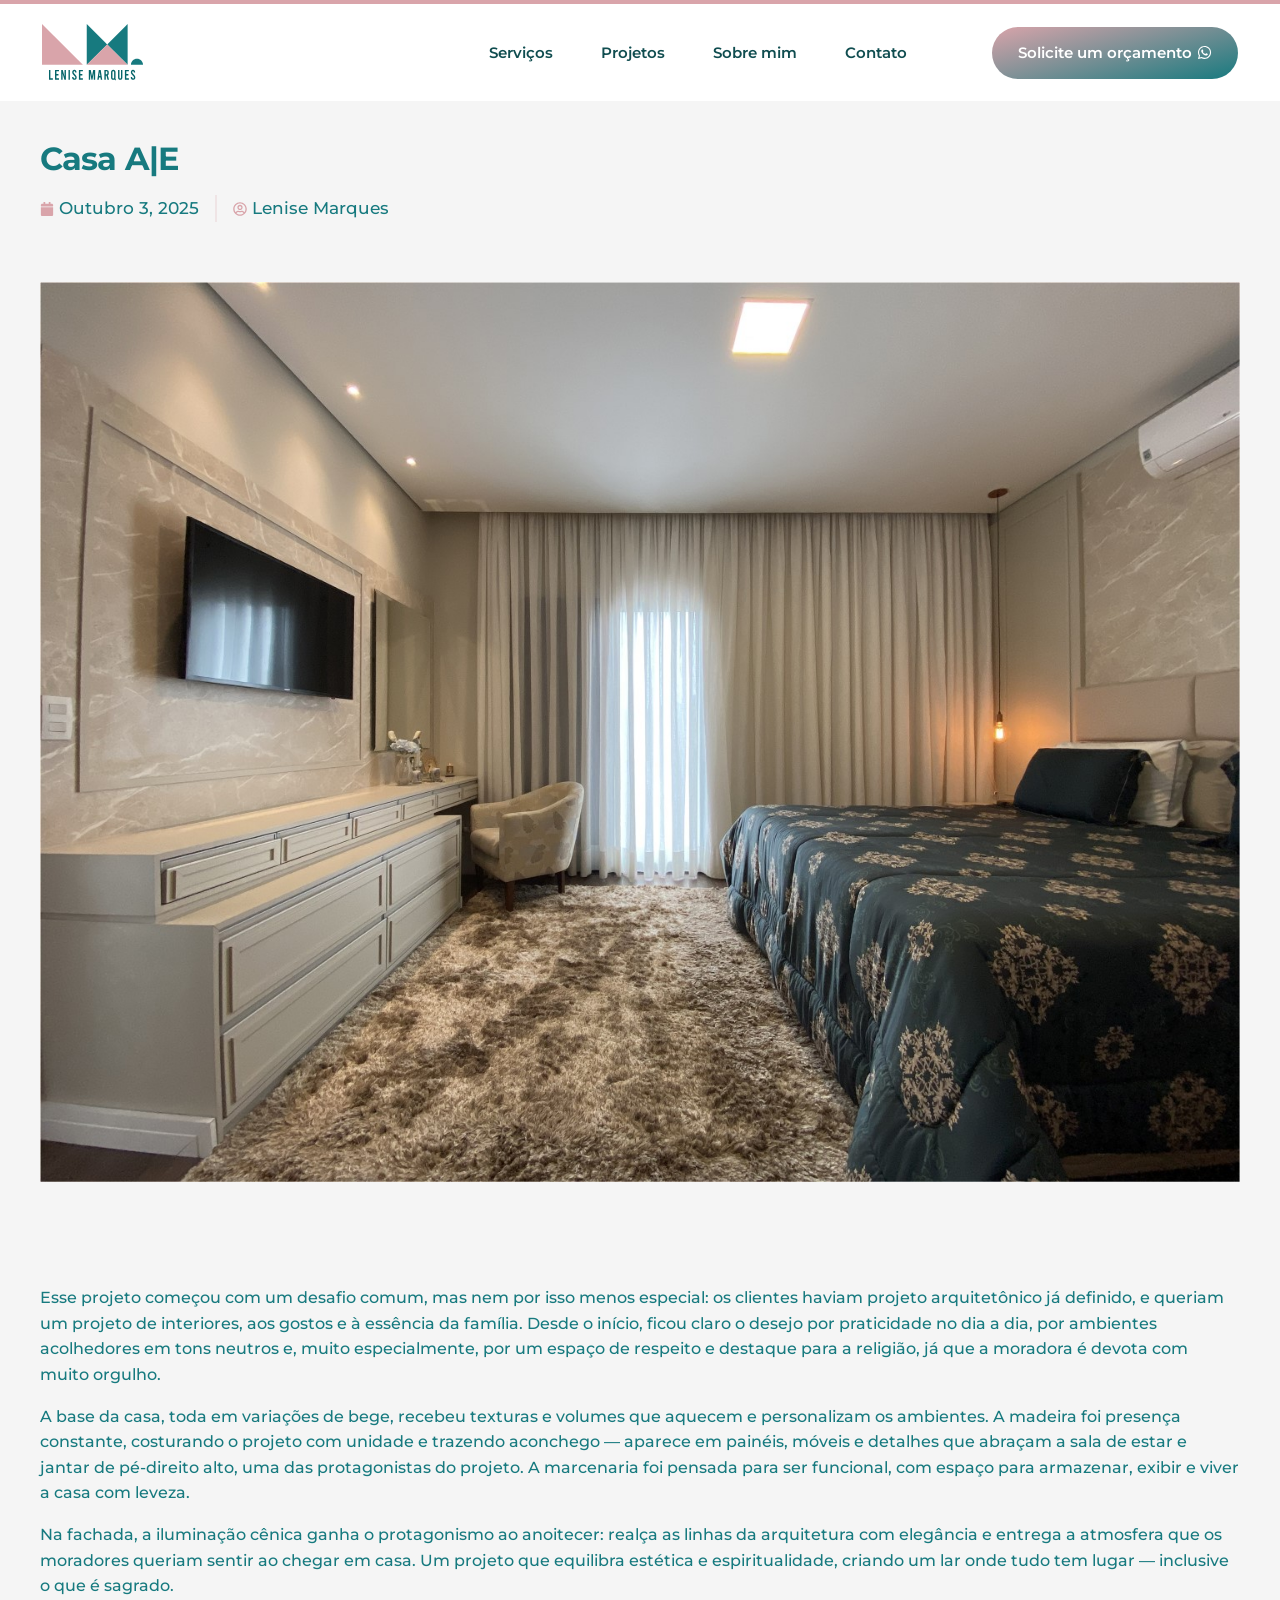
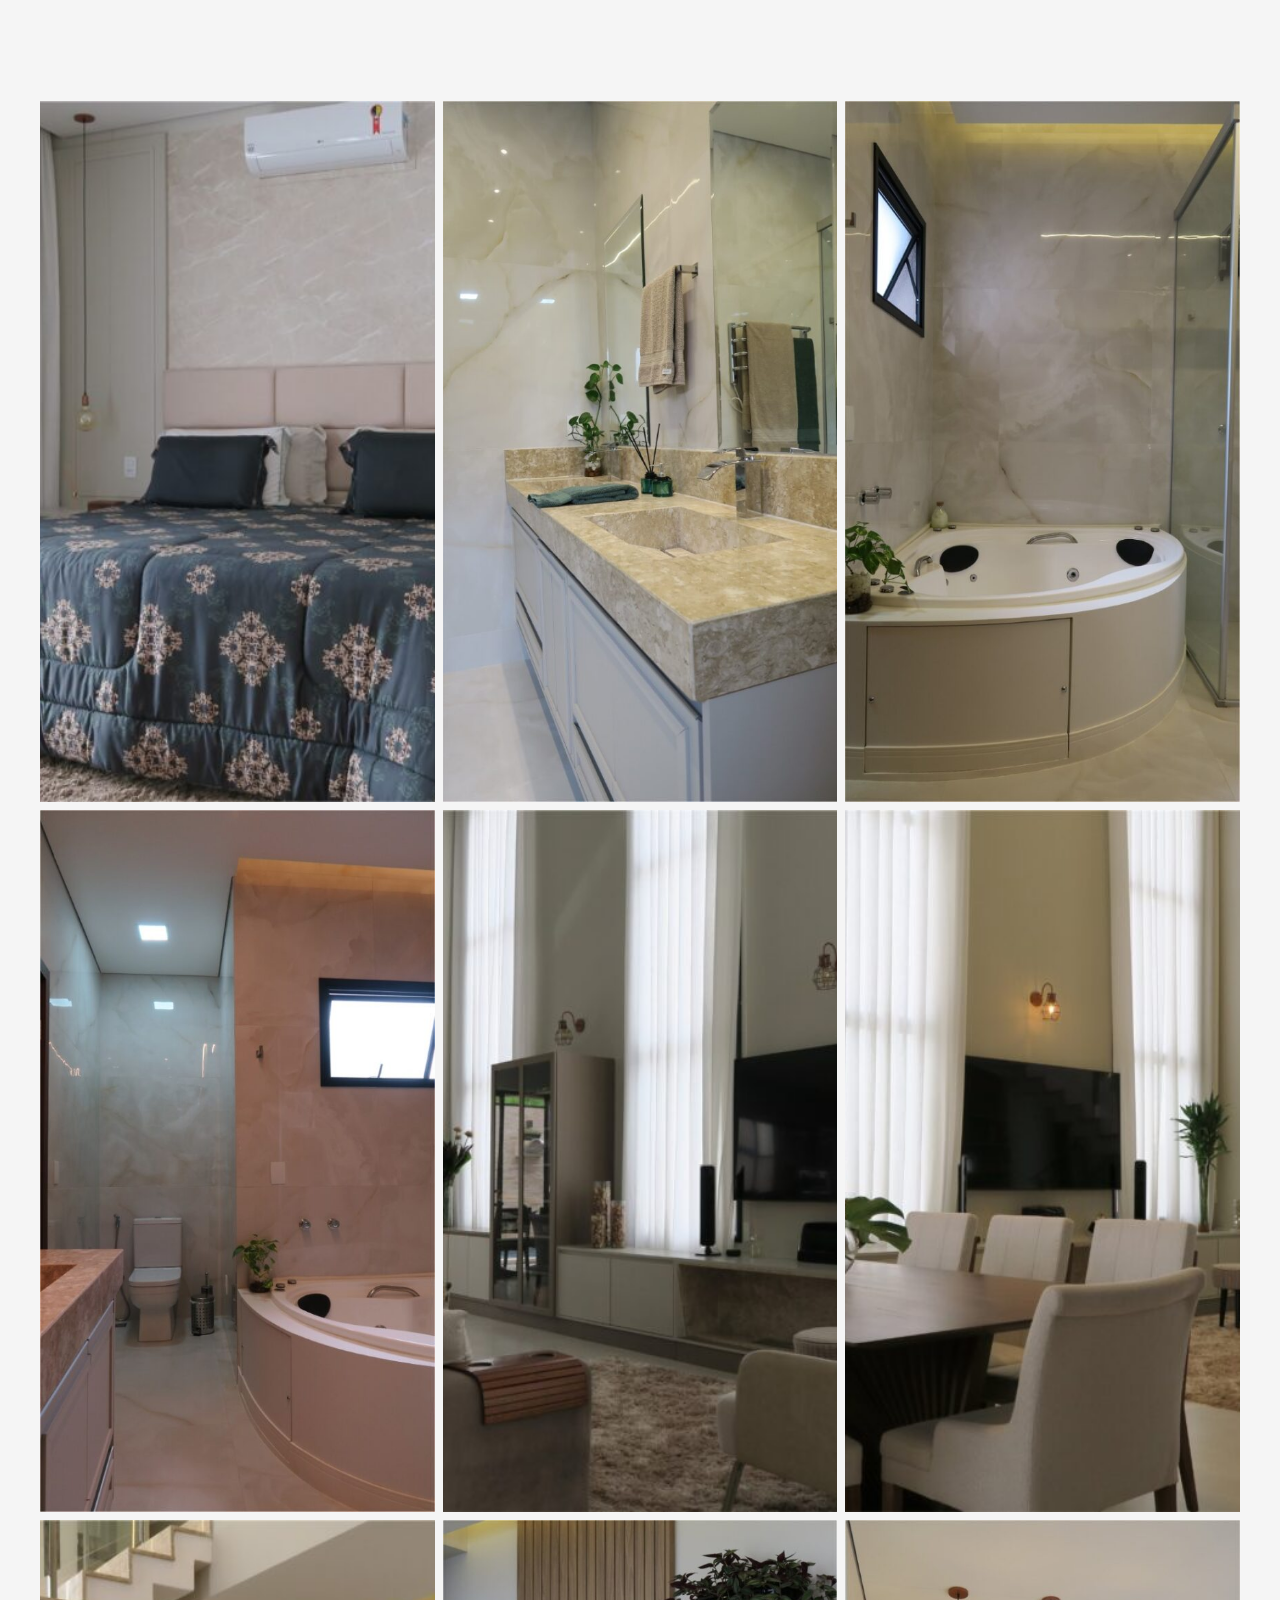
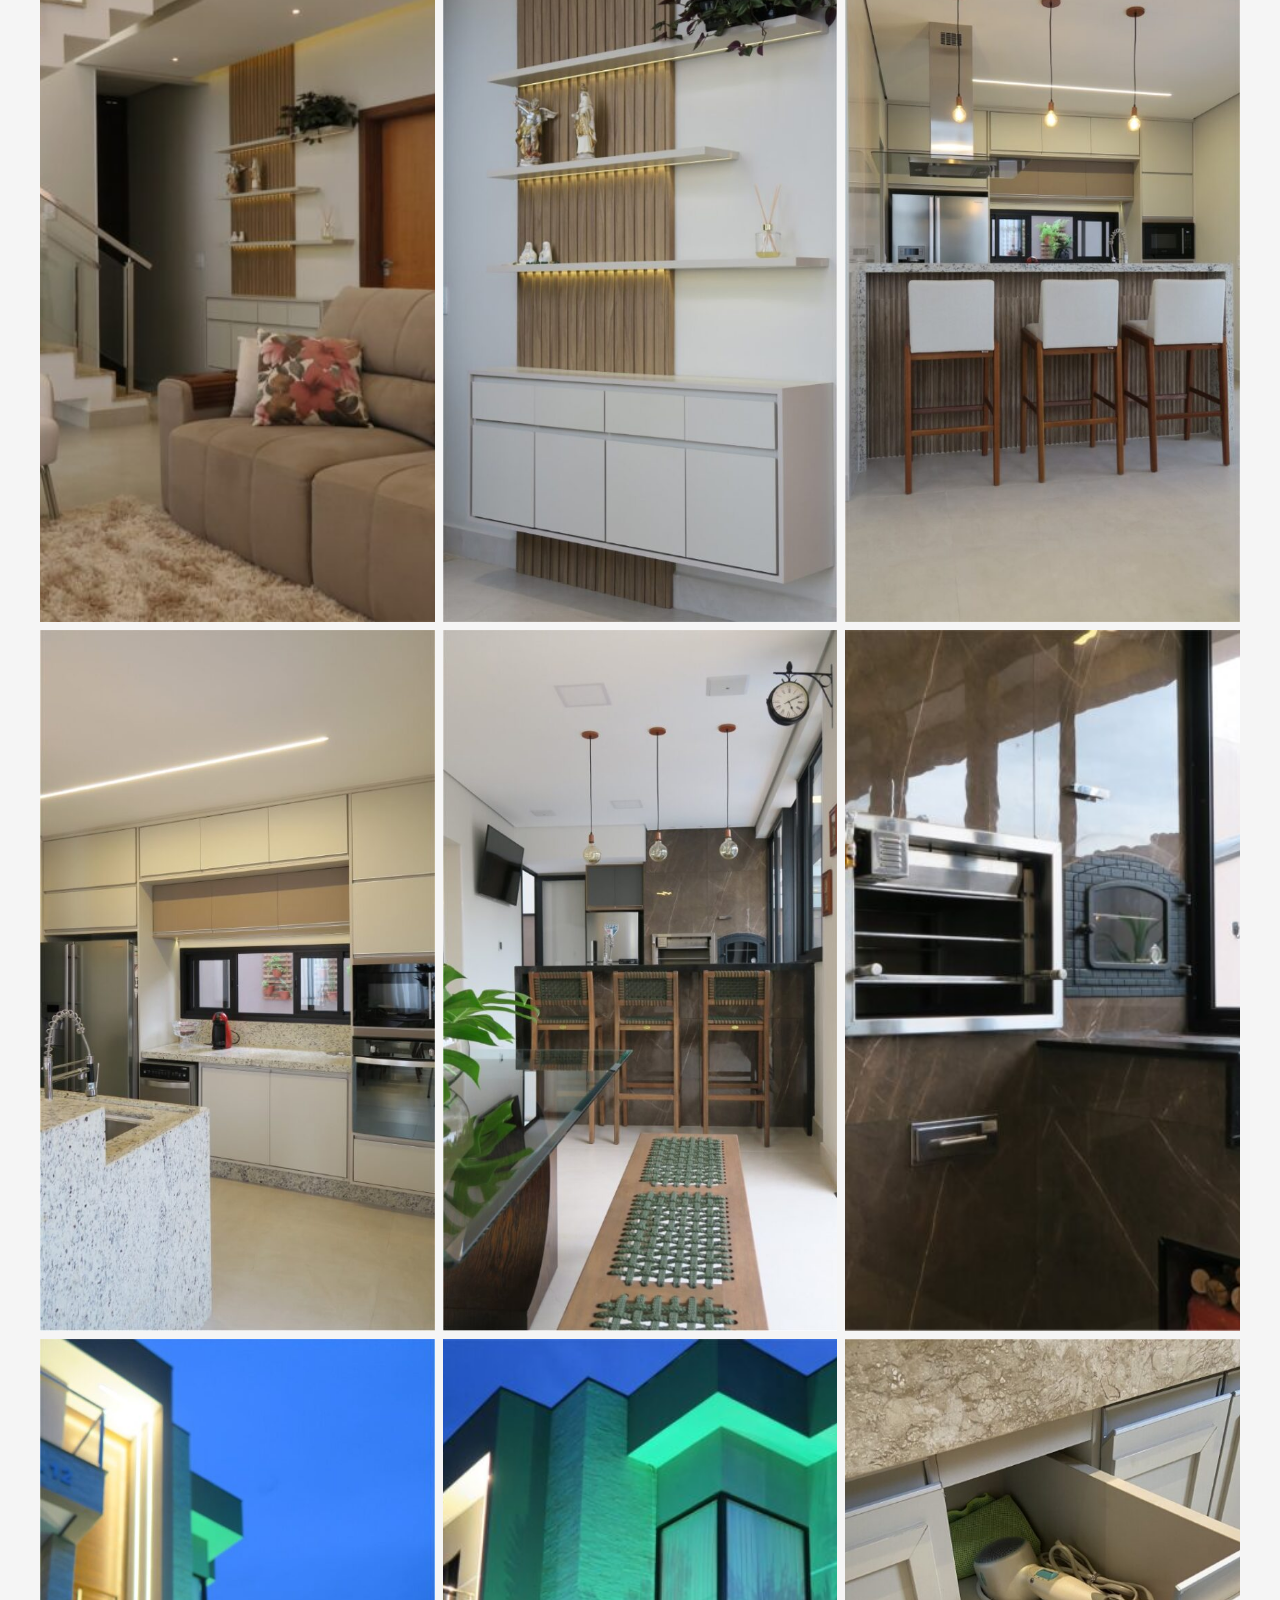
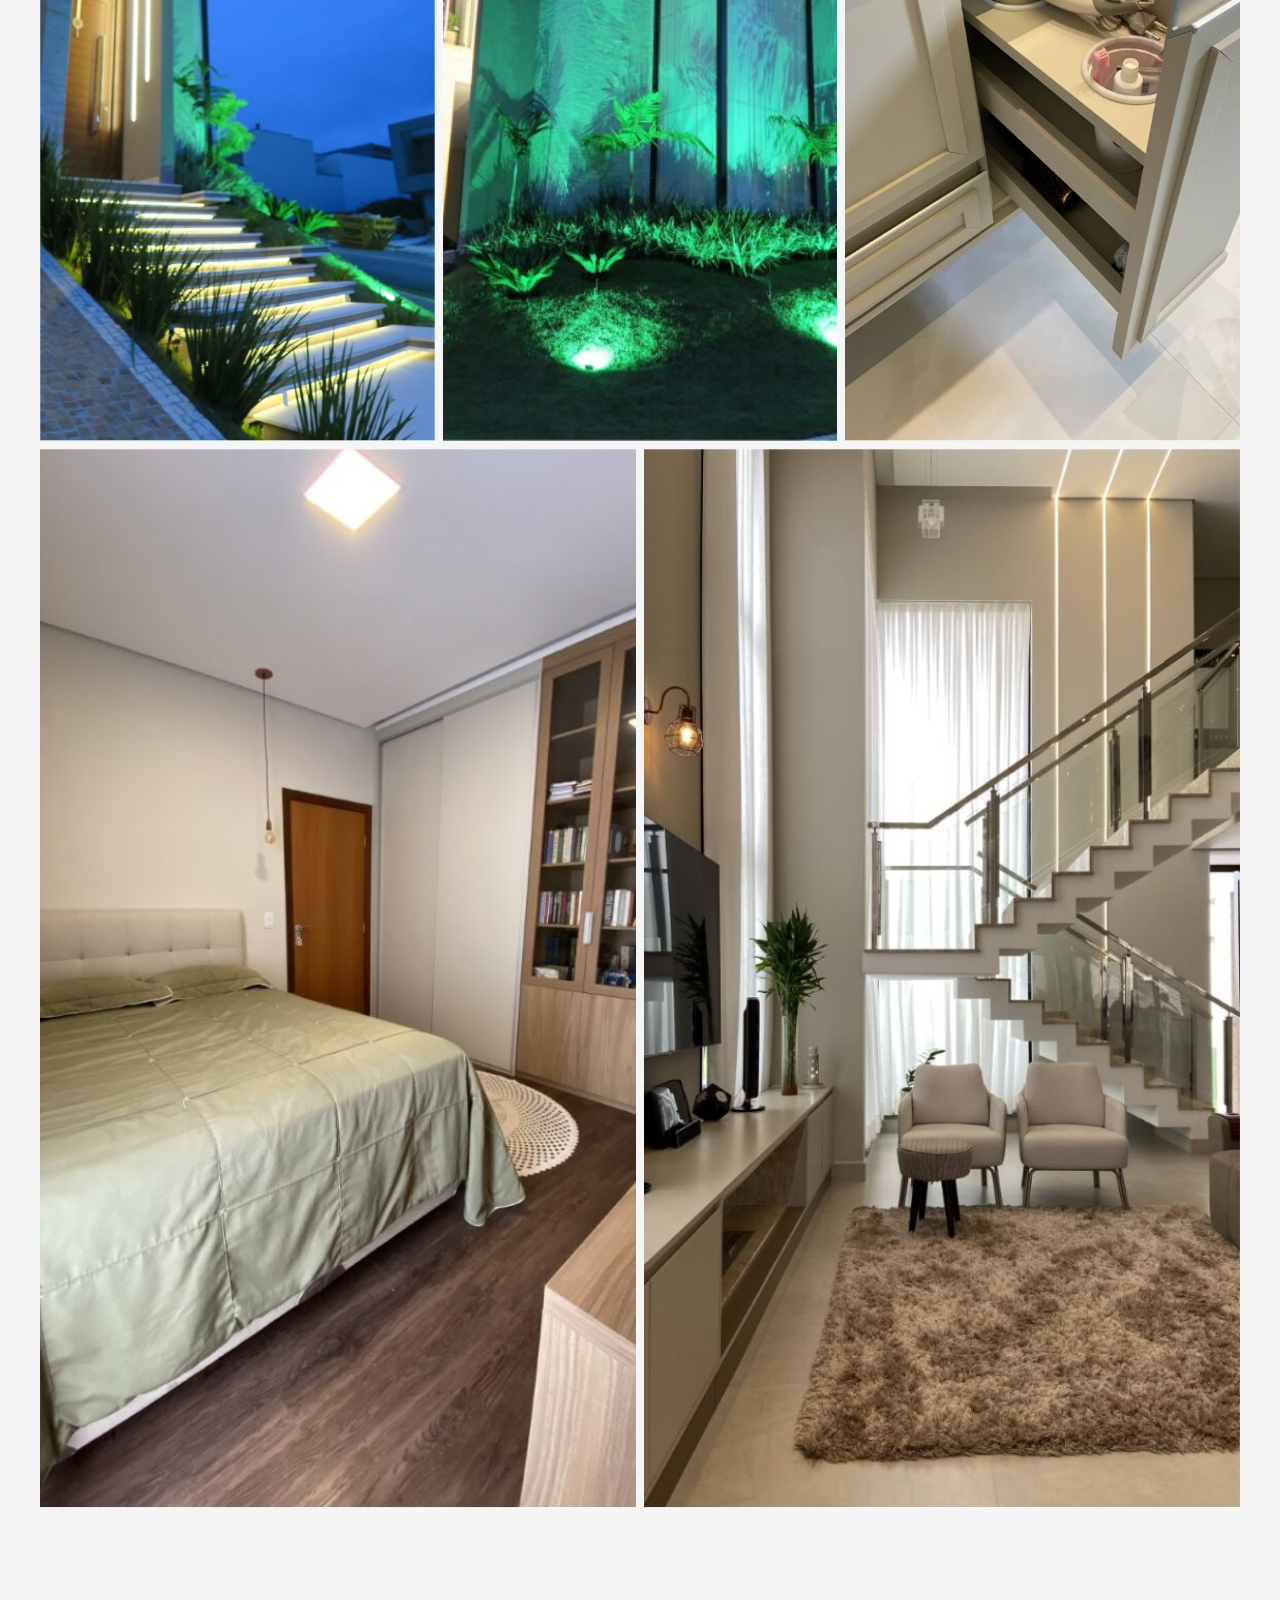
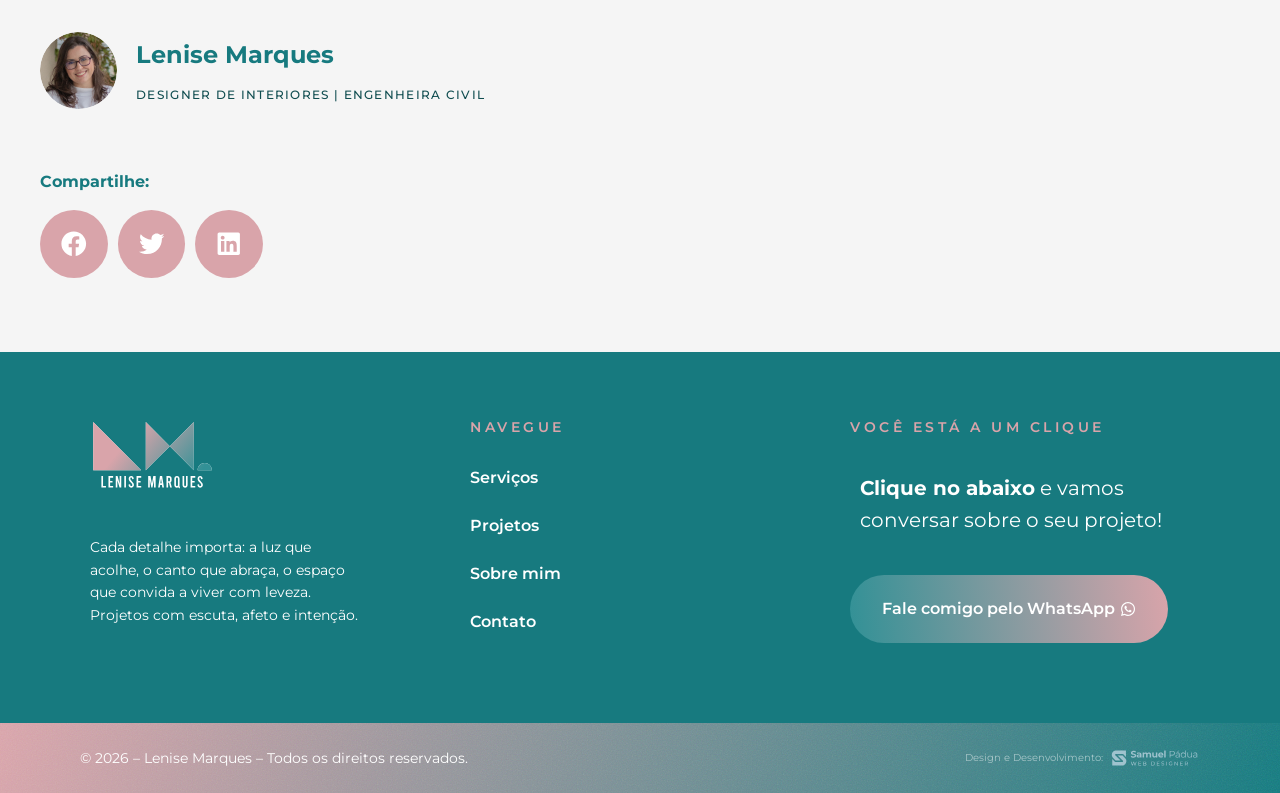
<file: casa-ae/index.html>
<!doctype html>
<html lang="pt-BR" class="no-js" itemtype="https://schema.org/Blog" itemscope>
<head>
	<meta charset="UTF-8">
	<meta name="viewport" content="width=device-width, initial-scale=1, minimum-scale=1">
	<!-- This site is optimized with the Yoast SEO plugin v27.2 - https://yoast.com/product/yoast-seo-wordpress/ -->
	<title>Casa A|E | Projeto de Interiores | Lenise Marques</title>
	<meta name="description" content="Projeto de interiores sobre arquitetura já definida: praticidade no dia a dia e ambientes acolhedores em tons neutros, no gosto e na essência da família.">
	<meta name="robots" content="index,follow,max-image-preview:large">
	<meta name="author" content="Lenise Marques">
	<meta name="theme-color" content="#177A7F">
	<link rel="canonical" href="https://lenisemarquesinteriores.com/casa-ae/">
	<meta property="og:locale" content="pt_BR">
	<meta property="og:type" content="article">
	<meta property="og:site_name" content="Lenise Marques Interiores">
	<meta property="og:url" content="https://lenisemarquesinteriores.com/casa-ae/">
	<meta property="og:title" content="Casa A|E | Projeto de Interiores | Lenise Marques">
	<meta property="og:description" content="Projeto de interiores sobre arquitetura já definida: praticidade no dia a dia e ambientes acolhedores em tons neutros, no gosto e na essência da família.">
	<meta property="og:image" content="https://lenisemarquesinteriores.com/assets/uploads/2025/10/CAPA-Large.jpg">
	<meta property="og:image:type" content="image/jpeg">
	<meta property="og:image:width" content="1440">
	<meta property="og:image:height" content="1080">
	<meta property="og:image:alt" content="Casa A|E, projeto de interiores em tons neutros por Lenise Marques">
	<meta property="article:published_time" content="2025-10-03T13:32:53+00:00">
	<meta property="article:modified_time" content="2025-10-03T13:32:53+00:00">
	<meta name="twitter:card" content="summary_large_image">
	<meta name="twitter:title" content="Casa A|E | Projeto de Interiores | Lenise Marques">
	<meta name="twitter:description" content="Projeto de interiores sobre arquitetura já definida: praticidade no dia a dia e ambientes acolhedores em tons neutros, no gosto e na essência da família.">
	<meta name="twitter:image" content="https://lenisemarquesinteriores.com/assets/uploads/2025/10/CAPA-Large.jpg">
	<meta name="twitter:image:alt" content="Casa A|E, projeto de interiores em tons neutros por Lenise Marques">
	<script type="application/ld+json">
	{
		"@context": "https://schema.org",
		"@graph": [
			{
				"@type": "Article",
				"@id": "https://lenisemarquesinteriores.com/casa-ae/#page",
				"url": "https://lenisemarquesinteriores.com/casa-ae/",
				"name": "Casa A|E | Projeto de Interiores | Lenise Marques",
				"headline": "Casa A|E | Projeto de Interiores | Lenise Marques",
				"description": "Projeto de interiores sobre arquitetura já definida: praticidade no dia a dia e ambientes acolhedores em tons neutros, no gosto e na essência da família.",
				"inLanguage": "pt-BR",
				"image": "https://lenisemarquesinteriores.com/assets/uploads/2025/10/CAPA-Large.jpg",
				"isPartOf": {
					"@id": "https://lenisemarquesinteriores.com/#website"
				},
				"datePublished": "2025-10-03T13:32:53+00:00",
				"dateModified": "2025-10-03T13:32:53+00:00",
				"author": {
					"@id": "https://lenisemarquesinteriores.com/#lenise-marques"
				},
				"publisher": {
					"@id": "https://lenisemarquesinteriores.com/#business"
				}
			}
		]
	}
	</script>
	<meta name="robots" content="index,follow,max-image-preview:large">
	<meta name="theme-color" content="#177A7F">
	<meta name="robots" content="index,follow,max-image-preview:large">
	<meta name="theme-color" content="#177A7F">
	<!-- / Yoast SEO plugin. -->

<style id="wp-img-auto-sizes-contain-inline-css">
img:is([sizes=auto i],[sizes^="auto," i]){contain-intrinsic-size:3000px 1500px}
/*# sourceURL=wp-img-auto-sizes-contain-inline-css */
</style>
<link rel='stylesheet' id='hfe-widgets-style-css' href='../assets/plugins/header-footer-elementor/inc/widgets-css/frontend.css?ver=2.5.0' media='all' />
<link rel='stylesheet' id='wp-block-library-css' href='../assets/wp-includes/css/dist/block-library/style.min.css?ver=7.0.2' media='all' />
<style id="classic-theme-styles-inline-css">
/*! This file is auto-generated */
.wp-block-button__link{color:#fff;background-color:#32373c;border-radius:9999px;box-shadow:none;text-decoration:none;padding:calc(.667em + 2px) calc(1.333em + 2px);font-size:1.125em}.wp-block-file__button{background:#32373c;color:#fff;text-decoration:none}
/*# sourceURL=/wp-includes/css/classic-themes.min.css */
</style>
<style id="global-styles-inline-css">
:root{--wp--preset--aspect-ratio--square: 1;--wp--preset--aspect-ratio--4-3: 4/3;--wp--preset--aspect-ratio--3-4: 3/4;--wp--preset--aspect-ratio--3-2: 3/2;--wp--preset--aspect-ratio--2-3: 2/3;--wp--preset--aspect-ratio--16-9: 16/9;--wp--preset--aspect-ratio--9-16: 9/16;--wp--preset--color--black: #000000;--wp--preset--color--cyan-bluish-gray: #abb8c3;--wp--preset--color--white: #ffffff;--wp--preset--color--pale-pink: #f78da7;--wp--preset--color--vivid-red: #cf2e2e;--wp--preset--color--luminous-vivid-orange: #ff6900;--wp--preset--color--luminous-vivid-amber: #fcb900;--wp--preset--color--light-green-cyan: #7bdcb5;--wp--preset--color--vivid-green-cyan: #00d084;--wp--preset--color--pale-cyan-blue: #8ed1fc;--wp--preset--color--vivid-cyan-blue: #0693e3;--wp--preset--color--vivid-purple: #9b51e0;--wp--preset--color--theme-palette-1: var(--global-palette1);--wp--preset--color--theme-palette-2: var(--global-palette2);--wp--preset--color--theme-palette-3: var(--global-palette3);--wp--preset--color--theme-palette-4: var(--global-palette4);--wp--preset--color--theme-palette-5: var(--global-palette5);--wp--preset--color--theme-palette-6: var(--global-palette6);--wp--preset--color--theme-palette-7: var(--global-palette7);--wp--preset--color--theme-palette-8: var(--global-palette8);--wp--preset--color--theme-palette-9: var(--global-palette9);--wp--preset--gradient--vivid-cyan-blue-to-vivid-purple: linear-gradient(135deg,rgb(6,147,227) 0%,rgb(155,81,224) 100%);--wp--preset--gradient--light-green-cyan-to-vivid-green-cyan: linear-gradient(135deg,rgb(122,220,180) 0%,rgb(0,208,130) 100%);--wp--preset--gradient--luminous-vivid-amber-to-luminous-vivid-orange: linear-gradient(135deg,rgb(252,185,0) 0%,rgb(255,105,0) 100%);--wp--preset--gradient--luminous-vivid-orange-to-vivid-red: linear-gradient(135deg,rgb(255,105,0) 0%,rgb(207,46,46) 100%);--wp--preset--gradient--very-light-gray-to-cyan-bluish-gray: linear-gradient(135deg,rgb(238,238,238) 0%,rgb(169,184,195) 100%);--wp--preset--gradient--cool-to-warm-spectrum: linear-gradient(135deg,rgb(74,234,220) 0%,rgb(151,120,209) 20%,rgb(207,42,186) 40%,rgb(238,44,130) 60%,rgb(251,105,98) 80%,rgb(254,248,76) 100%);--wp--preset--gradient--blush-light-purple: linear-gradient(135deg,rgb(255,206,236) 0%,rgb(152,150,240) 100%);--wp--preset--gradient--blush-bordeaux: linear-gradient(135deg,rgb(254,205,165) 0%,rgb(254,45,45) 50%,rgb(107,0,62) 100%);--wp--preset--gradient--luminous-dusk: linear-gradient(135deg,rgb(255,203,112) 0%,rgb(199,81,192) 50%,rgb(65,88,208) 100%);--wp--preset--gradient--pale-ocean: linear-gradient(135deg,rgb(255,245,203) 0%,rgb(182,227,212) 50%,rgb(51,167,181) 100%);--wp--preset--gradient--electric-grass: linear-gradient(135deg,rgb(202,248,128) 0%,rgb(113,206,126) 100%);--wp--preset--gradient--midnight: linear-gradient(135deg,rgb(2,3,129) 0%,rgb(40,116,252) 100%);--wp--preset--font-size--small: var(--global-font-size-small);--wp--preset--font-size--medium: var(--global-font-size-medium);--wp--preset--font-size--large: var(--global-font-size-large);--wp--preset--font-size--x-large: 42px;--wp--preset--font-size--larger: var(--global-font-size-larger);--wp--preset--font-size--xxlarge: var(--global-font-size-xxlarge);--wp--preset--spacing--20: 0.44rem;--wp--preset--spacing--30: 0.67rem;--wp--preset--spacing--40: 1rem;--wp--preset--spacing--50: 1.5rem;--wp--preset--spacing--60: 2.25rem;--wp--preset--spacing--70: 3.38rem;--wp--preset--spacing--80: 5.06rem;--wp--preset--shadow--natural: 6px 6px 9px rgba(0, 0, 0, 0.2);--wp--preset--shadow--deep: 12px 12px 50px rgba(0, 0, 0, 0.4);--wp--preset--shadow--sharp: 6px 6px 0px rgba(0, 0, 0, 0.2);--wp--preset--shadow--outlined: 6px 6px 0px -3px rgb(255, 255, 255), 6px 6px rgb(0, 0, 0);--wp--preset--shadow--crisp: 6px 6px 0px rgb(0, 0, 0);}:root { --wp--style--global--content-size: var(--global-calc-content-width);--wp--style--global--wide-size: var(--global-calc-wide-content-width); }:where(body) { margin: 0; }:where(.is-layout-flex){gap: 0.5em;}:where(.is-layout-grid){gap: 0.5em;}body .is-layout-flex{display: flex;}.is-layout-flex{flex-wrap: wrap;align-items: center;}.is-layout-flex > :is(*, div){margin: 0;}body .is-layout-grid{display: grid;}.is-layout-grid > :is(*, div){margin: 0;}body{padding-top: 0px;padding-right: 0px;padding-bottom: 0px;padding-left: 0px;}:root :where(.wp-element-button, .wp-block-button__link){font-style: inherit;font-weight: inherit;letter-spacing: inherit;text-transform: inherit;}.has-black-color{color: var(--wp--preset--color--black) !important;}.has-cyan-bluish-gray-color{color: var(--wp--preset--color--cyan-bluish-gray) !important;}.has-white-color{color: var(--wp--preset--color--white) !important;}.has-pale-pink-color{color: var(--wp--preset--color--pale-pink) !important;}.has-vivid-red-color{color: var(--wp--preset--color--vivid-red) !important;}.has-luminous-vivid-orange-color{color: var(--wp--preset--color--luminous-vivid-orange) !important;}.has-luminous-vivid-amber-color{color: var(--wp--preset--color--luminous-vivid-amber) !important;}.has-light-green-cyan-color{color: var(--wp--preset--color--light-green-cyan) !important;}.has-vivid-green-cyan-color{color: var(--wp--preset--color--vivid-green-cyan) !important;}.has-pale-cyan-blue-color{color: var(--wp--preset--color--pale-cyan-blue) !important;}.has-vivid-cyan-blue-color{color: var(--wp--preset--color--vivid-cyan-blue) !important;}.has-vivid-purple-color{color: var(--wp--preset--color--vivid-purple) !important;}.has-theme-palette-1-color{color: var(--wp--preset--color--theme-palette-1) !important;}.has-theme-palette-2-color{color: var(--wp--preset--color--theme-palette-2) !important;}.has-theme-palette-3-color{color: var(--wp--preset--color--theme-palette-3) !important;}.has-theme-palette-4-color{color: var(--wp--preset--color--theme-palette-4) !important;}.has-theme-palette-5-color{color: var(--wp--preset--color--theme-palette-5) !important;}.has-theme-palette-6-color{color: var(--wp--preset--color--theme-palette-6) !important;}.has-theme-palette-7-color{color: var(--wp--preset--color--theme-palette-7) !important;}.has-theme-palette-8-color{color: var(--wp--preset--color--theme-palette-8) !important;}.has-theme-palette-9-color{color: var(--wp--preset--color--theme-palette-9) !important;}.has-black-background-color{background-color: var(--wp--preset--color--black) !important;}.has-cyan-bluish-gray-background-color{background-color: var(--wp--preset--color--cyan-bluish-gray) !important;}.has-white-background-color{background-color: var(--wp--preset--color--white) !important;}.has-pale-pink-background-color{background-color: var(--wp--preset--color--pale-pink) !important;}.has-vivid-red-background-color{background-color: var(--wp--preset--color--vivid-red) !important;}.has-luminous-vivid-orange-background-color{background-color: var(--wp--preset--color--luminous-vivid-orange) !important;}.has-luminous-vivid-amber-background-color{background-color: var(--wp--preset--color--luminous-vivid-amber) !important;}.has-light-green-cyan-background-color{background-color: var(--wp--preset--color--light-green-cyan) !important;}.has-vivid-green-cyan-background-color{background-color: var(--wp--preset--color--vivid-green-cyan) !important;}.has-pale-cyan-blue-background-color{background-color: var(--wp--preset--color--pale-cyan-blue) !important;}.has-vivid-cyan-blue-background-color{background-color: var(--wp--preset--color--vivid-cyan-blue) !important;}.has-vivid-purple-background-color{background-color: var(--wp--preset--color--vivid-purple) !important;}.has-theme-palette-1-background-color{background-color: var(--wp--preset--color--theme-palette-1) !important;}.has-theme-palette-2-background-color{background-color: var(--wp--preset--color--theme-palette-2) !important;}.has-theme-palette-3-background-color{background-color: var(--wp--preset--color--theme-palette-3) !important;}.has-theme-palette-4-background-color{background-color: var(--wp--preset--color--theme-palette-4) !important;}.has-theme-palette-5-background-color{background-color: var(--wp--preset--color--theme-palette-5) !important;}.has-theme-palette-6-background-color{background-color: var(--wp--preset--color--theme-palette-6) !important;}.has-theme-palette-7-background-color{background-color: var(--wp--preset--color--theme-palette-7) !important;}.has-theme-palette-8-background-color{background-color: var(--wp--preset--color--theme-palette-8) !important;}.has-theme-palette-9-background-color{background-color: var(--wp--preset--color--theme-palette-9) !important;}.has-black-border-color{border-color: var(--wp--preset--color--black) !important;}.has-cyan-bluish-gray-border-color{border-color: var(--wp--preset--color--cyan-bluish-gray) !important;}.has-white-border-color{border-color: var(--wp--preset--color--white) !important;}.has-pale-pink-border-color{border-color: var(--wp--preset--color--pale-pink) !important;}.has-vivid-red-border-color{border-color: var(--wp--preset--color--vivid-red) !important;}.has-luminous-vivid-orange-border-color{border-color: var(--wp--preset--color--luminous-vivid-orange) !important;}.has-luminous-vivid-amber-border-color{border-color: var(--wp--preset--color--luminous-vivid-amber) !important;}.has-light-green-cyan-border-color{border-color: var(--wp--preset--color--light-green-cyan) !important;}.has-vivid-green-cyan-border-color{border-color: var(--wp--preset--color--vivid-green-cyan) !important;}.has-pale-cyan-blue-border-color{border-color: var(--wp--preset--color--pale-cyan-blue) !important;}.has-vivid-cyan-blue-border-color{border-color: var(--wp--preset--color--vivid-cyan-blue) !important;}.has-vivid-purple-border-color{border-color: var(--wp--preset--color--vivid-purple) !important;}.has-theme-palette-1-border-color{border-color: var(--wp--preset--color--theme-palette-1) !important;}.has-theme-palette-2-border-color{border-color: var(--wp--preset--color--theme-palette-2) !important;}.has-theme-palette-3-border-color{border-color: var(--wp--preset--color--theme-palette-3) !important;}.has-theme-palette-4-border-color{border-color: var(--wp--preset--color--theme-palette-4) !important;}.has-theme-palette-5-border-color{border-color: var(--wp--preset--color--theme-palette-5) !important;}.has-theme-palette-6-border-color{border-color: var(--wp--preset--color--theme-palette-6) !important;}.has-theme-palette-7-border-color{border-color: var(--wp--preset--color--theme-palette-7) !important;}.has-theme-palette-8-border-color{border-color: var(--wp--preset--color--theme-palette-8) !important;}.has-theme-palette-9-border-color{border-color: var(--wp--preset--color--theme-palette-9) !important;}.has-vivid-cyan-blue-to-vivid-purple-gradient-background{background: var(--wp--preset--gradient--vivid-cyan-blue-to-vivid-purple) !important;}.has-light-green-cyan-to-vivid-green-cyan-gradient-background{background: var(--wp--preset--gradient--light-green-cyan-to-vivid-green-cyan) !important;}.has-luminous-vivid-amber-to-luminous-vivid-orange-gradient-background{background: var(--wp--preset--gradient--luminous-vivid-amber-to-luminous-vivid-orange) !important;}.has-luminous-vivid-orange-to-vivid-red-gradient-background{background: var(--wp--preset--gradient--luminous-vivid-orange-to-vivid-red) !important;}.has-very-light-gray-to-cyan-bluish-gray-gradient-background{background: var(--wp--preset--gradient--very-light-gray-to-cyan-bluish-gray) !important;}.has-cool-to-warm-spectrum-gradient-background{background: var(--wp--preset--gradient--cool-to-warm-spectrum) !important;}.has-blush-light-purple-gradient-background{background: var(--wp--preset--gradient--blush-light-purple) !important;}.has-blush-bordeaux-gradient-background{background: var(--wp--preset--gradient--blush-bordeaux) !important;}.has-luminous-dusk-gradient-background{background: var(--wp--preset--gradient--luminous-dusk) !important;}.has-pale-ocean-gradient-background{background: var(--wp--preset--gradient--pale-ocean) !important;}.has-electric-grass-gradient-background{background: var(--wp--preset--gradient--electric-grass) !important;}.has-midnight-gradient-background{background: var(--wp--preset--gradient--midnight) !important;}.has-small-font-size{font-size: var(--wp--preset--font-size--small) !important;}.has-medium-font-size{font-size: var(--wp--preset--font-size--medium) !important;}.has-large-font-size{font-size: var(--wp--preset--font-size--large) !important;}.has-x-large-font-size{font-size: var(--wp--preset--font-size--x-large) !important;}.has-larger-font-size{font-size: var(--wp--preset--font-size--larger) !important;}.has-xxlarge-font-size{font-size: var(--wp--preset--font-size--xxlarge) !important;}
:root :where(.wp-block-icon svg){width: 24px;}
:where(.wp-block-post-template.is-layout-flex){gap: 1.25em;}:where(.wp-block-post-template.is-layout-grid){gap: 1.25em;}
:where(.wp-block-term-template.is-layout-flex){gap: 1.25em;}:where(.wp-block-term-template.is-layout-grid){gap: 1.25em;}
:where(.wp-block-columns.is-layout-flex){gap: 2em;}:where(.wp-block-columns.is-layout-grid){gap: 2em;}
:root :where(.wp-block-pullquote){font-size: 1.5em;line-height: 1.6;}
/*# sourceURL=global-styles-inline-css */
</style>
<link rel='stylesheet' id='hfe-style-css' href='../assets/plugins/header-footer-elementor/assets/css/header-footer-elementor.css?ver=2.5.0' media='all' />
<link rel='stylesheet' id='elementor-frontend-css' href='../assets/plugins/elementor/assets/css/frontend.min.css?ver=3.33.4' media='all' />
<style id="elementor-frontend-inline-css">
.elementor-kit-43{--e-global-color-primary:#D9A4AA;--e-global-color-secondary:#177A7F;--e-global-color-text:#104D50;--e-global-color-accent:#D9A4AA;--e-global-color-kadence1:#2B6CB0;--e-global-color-kadence2:#215387;--e-global-color-kadence3:#1A202C;--e-global-color-kadence4:#2D3748;--e-global-color-kadence5:#4A5568;--e-global-color-kadence6:#718096;--e-global-color-kadence7:#EDF2F7;--e-global-color-kadence8:#F7FAFC;--e-global-color-kadence9:#ffffff;--e-global-typography-primary-font-family:"Roboto";--e-global-typography-primary-font-weight:600;--e-global-typography-secondary-font-family:"Roboto Slab";--e-global-typography-secondary-font-weight:400;--e-global-typography-text-font-family:"Roboto";--e-global-typography-text-font-weight:400;--e-global-typography-accent-font-family:"Roboto";--e-global-typography-accent-font-weight:500;background-color:#FFFFFF;}.elementor-kit-43.el-is-editing{--global-palette1:#2B6CB0;--global-palette2:#215387;--global-palette3:#1A202C;--global-palette4:#2D3748;--global-palette5:#4A5568;--global-palette6:#718096;--global-palette7:#EDF2F7;--global-palette8:#F7FAFC;--global-palette9:#ffffff;}.elementor-kit-43 e-page-transition{background-color:#FFBC7D;}.elementor-section.elementor-section-boxed > .elementor-container{max-width:1140px;}.e-con{--container-max-width:1140px;}.elementor-widget:not(:last-child){margin-block-end:20px;}.elementor-element{--widgets-spacing:20px 20px;--widgets-spacing-row:20px;--widgets-spacing-column:20px;}{}h1.entry-title{display:var(--page-title-display);}@media(max-width:1024px){.elementor-section.elementor-section-boxed > .elementor-container{max-width:1024px;}.e-con{--container-max-width:1024px;}}@media(max-width:767px){.elementor-section.elementor-section-boxed > .elementor-container{max-width:767px;}.e-con{--container-max-width:767px;}}
.elementor-576 .elementor-element.elementor-element-b2c8a2a{--display:flex;--min-height:32px;--flex-direction:column;--container-widget-width:100%;--container-widget-height:initial;--container-widget-flex-grow:0;--container-widget-align-self:initial;--flex-wrap-mobile:wrap;--justify-content:center;border-style:solid;--border-style:solid;border-width:4px 0px 0px 0px;--border-top-width:4px;--border-right-width:0px;--border-bottom-width:0px;--border-left-width:0px;border-color:#D9A4AA;--border-color:#D9A4AA;--border-radius:0px 0px 0px 0px;}.elementor-576 .elementor-element.elementor-element-c975842{--display:grid;--min-height:0px;--e-con-grid-template-columns:repeat(3, 1fr);--e-con-grid-template-rows:repeat(1, 1fr);--gap:0px 0px;--row-gap:0px;--column-gap:0px;--grid-auto-flow:row;--align-items:center;}.elementor-widget-site-logo .hfe-site-logo-container .hfe-site-logo-img{border-color:var( --e-global-color-primary );}.elementor-widget-site-logo .widget-image-caption{color:var( --e-global-color-text );font-family:var( --e-global-typography-text-font-family ), Sans-serif;font-weight:var( --e-global-typography-text-font-weight );}.elementor-576 .elementor-element.elementor-element-d58c8b5 .hfe-site-logo-container, .elementor-576 .elementor-element.elementor-element-d58c8b5 .hfe-caption-width figcaption{text-align:center;}.elementor-576 .elementor-element.elementor-element-d58c8b5 .widget-image-caption{margin-top:0px;margin-bottom:0px;}.elementor-576 .elementor-element.elementor-element-d58c8b5{width:var( --container-widget-width, 35% );max-width:35%;--container-widget-width:35%;--container-widget-flex-grow:0;}.elementor-576 .elementor-element.elementor-element-d58c8b5 .hfe-site-logo-container .hfe-site-logo-img{border-style:none;}.elementor-widget-navigation-menu .menu-item a.hfe-menu-item.elementor-button{background-color:var( --e-global-color-accent );font-family:var( --e-global-typography-accent-font-family ), Sans-serif;font-weight:var( --e-global-typography-accent-font-weight );}.elementor-widget-navigation-menu .menu-item a.hfe-menu-item.elementor-button:hover{background-color:var( --e-global-color-accent );}.elementor-widget-navigation-menu a.hfe-menu-item, .elementor-widget-navigation-menu a.hfe-sub-menu-item{font-family:var( --e-global-typography-primary-font-family ), Sans-serif;font-weight:var( --e-global-typography-primary-font-weight );}.elementor-widget-navigation-menu .menu-item a.hfe-menu-item, .elementor-widget-navigation-menu .sub-menu a.hfe-sub-menu-item{color:var( --e-global-color-text );}.elementor-widget-navigation-menu .menu-item a.hfe-menu-item:hover,
								.elementor-widget-navigation-menu .sub-menu a.hfe-sub-menu-item:hover,
								.elementor-widget-navigation-menu .menu-item.current-menu-item a.hfe-menu-item,
								.elementor-widget-navigation-menu .menu-item a.hfe-menu-item.highlighted,
								.elementor-widget-navigation-menu .menu-item a.hfe-menu-item:focus{color:var( --e-global-color-accent );}.elementor-widget-navigation-menu .hfe-nav-menu-layout:not(.hfe-pointer__framed) .menu-item.parent a.hfe-menu-item:before,
								.elementor-widget-navigation-menu .hfe-nav-menu-layout:not(.hfe-pointer__framed) .menu-item.parent a.hfe-menu-item:after{background-color:var( --e-global-color-accent );}.elementor-widget-navigation-menu .hfe-nav-menu-layout:not(.hfe-pointer__framed) .menu-item.parent .sub-menu .hfe-has-submenu-container a:after{background-color:var( --e-global-color-accent );}.elementor-widget-navigation-menu .hfe-pointer__framed .menu-item.parent a.hfe-menu-item:before,
								.elementor-widget-navigation-menu .hfe-pointer__framed .menu-item.parent a.hfe-menu-item:after{border-color:var( --e-global-color-accent );}
							.elementor-widget-navigation-menu .sub-menu li a.hfe-sub-menu-item,
							.elementor-widget-navigation-menu nav.hfe-dropdown li a.hfe-sub-menu-item,
							.elementor-widget-navigation-menu nav.hfe-dropdown li a.hfe-menu-item,
							.elementor-widget-navigation-menu nav.hfe-dropdown-expandible li a.hfe-menu-item,
							.elementor-widget-navigation-menu nav.hfe-dropdown-expandible li a.hfe-sub-menu-item{font-family:var( --e-global-typography-accent-font-family ), Sans-serif;font-weight:var( --e-global-typography-accent-font-weight );}.elementor-576 .elementor-element.elementor-element-7b0d48c .menu-item a.hfe-menu-item{padding-left:8px;padding-right:8px;}.elementor-576 .elementor-element.elementor-element-7b0d48c .menu-item a.hfe-sub-menu-item{padding-left:calc( 8px + 20px );padding-right:8px;}.elementor-576 .elementor-element.elementor-element-7b0d48c .hfe-nav-menu__layout-vertical .menu-item ul ul a.hfe-sub-menu-item{padding-left:calc( 8px + 40px );padding-right:8px;}.elementor-576 .elementor-element.elementor-element-7b0d48c .hfe-nav-menu__layout-vertical .menu-item ul ul ul a.hfe-sub-menu-item{padding-left:calc( 8px + 60px );padding-right:8px;}.elementor-576 .elementor-element.elementor-element-7b0d48c .hfe-nav-menu__layout-vertical .menu-item ul ul ul ul a.hfe-sub-menu-item{padding-left:calc( 8px + 80px );padding-right:8px;}.elementor-576 .elementor-element.elementor-element-7b0d48c .menu-item a.hfe-menu-item, .elementor-576 .elementor-element.elementor-element-7b0d48c .menu-item a.hfe-sub-menu-item{padding-top:8px;padding-bottom:8px;}body:not(.rtl) .elementor-576 .elementor-element.elementor-element-7b0d48c .hfe-nav-menu__layout-horizontal .hfe-nav-menu > li.menu-item:not(:last-child){margin-right:5px;}body.rtl .elementor-576 .elementor-element.elementor-element-7b0d48c .hfe-nav-menu__layout-horizontal .hfe-nav-menu > li.menu-item:not(:last-child){margin-left:5px;}.elementor-576 .elementor-element.elementor-element-7b0d48c nav:not(.hfe-nav-menu__layout-horizontal) .hfe-nav-menu > li.menu-item:not(:last-child){margin-bottom:5px;}body:not(.rtl) .elementor-576 .elementor-element.elementor-element-7b0d48c .hfe-nav-menu__layout-horizontal .hfe-nav-menu > li.menu-item{margin-bottom:0px;}.elementor-576 .elementor-element.elementor-element-7b0d48c ul.sub-menu{width:220px;}.elementor-576 .elementor-element.elementor-element-7b0d48c .sub-menu a.hfe-sub-menu-item,
						 .elementor-576 .elementor-element.elementor-element-7b0d48c nav.hfe-dropdown li a.hfe-menu-item,
						 .elementor-576 .elementor-element.elementor-element-7b0d48c nav.hfe-dropdown li a.hfe-sub-menu-item,
						 .elementor-576 .elementor-element.elementor-element-7b0d48c nav.hfe-dropdown-expandible li a.hfe-menu-item,
						 .elementor-576 .elementor-element.elementor-element-7b0d48c nav.hfe-dropdown-expandible li a.hfe-sub-menu-item{padding-top:15px;padding-bottom:15px;}.elementor-576 .elementor-element.elementor-element-7b0d48c{width:var( --container-widget-width, 100% );max-width:100%;--container-widget-width:100%;--container-widget-flex-grow:0;}.elementor-576 .elementor-element.elementor-element-7b0d48c.elementor-element{--flex-grow:0;--flex-shrink:0;}.elementor-576 .elementor-element.elementor-element-7b0d48c > .elementor-widget-container{border-style:none;}.elementor-576 .elementor-element.elementor-element-7b0d48c .hfe-nav-menu__toggle{margin-left:auto;}.elementor-576 .elementor-element.elementor-element-7b0d48c a.hfe-menu-item, .elementor-576 .elementor-element.elementor-element-7b0d48c a.hfe-sub-menu-item{font-family:"Montserrat", Sans-serif;font-size:15px;font-weight:600;}.elementor-576 .elementor-element.elementor-element-7b0d48c .menu-item a.hfe-menu-item, .elementor-576 .elementor-element.elementor-element-7b0d48c .sub-menu a.hfe-sub-menu-item{color:#104D50;}.elementor-576 .elementor-element.elementor-element-7b0d48c .menu-item a.hfe-menu-item:hover,
								.elementor-576 .elementor-element.elementor-element-7b0d48c .sub-menu a.hfe-sub-menu-item:hover,
								.elementor-576 .elementor-element.elementor-element-7b0d48c .menu-item.current-menu-item a.hfe-menu-item,
								.elementor-576 .elementor-element.elementor-element-7b0d48c .menu-item a.hfe-menu-item.highlighted,
								.elementor-576 .elementor-element.elementor-element-7b0d48c .menu-item a.hfe-menu-item:focus{color:#D9A4AA;}.elementor-576 .elementor-element.elementor-element-7b0d48c .menu-item.current-menu-item a.hfe-menu-item,
								.elementor-576 .elementor-element.elementor-element-7b0d48c .menu-item.current-menu-ancestor a.hfe-menu-item{color:#C58F95;}.elementor-576 .elementor-element.elementor-element-7b0d48c .sub-menu,
								.elementor-576 .elementor-element.elementor-element-7b0d48c nav.hfe-dropdown,
								.elementor-576 .elementor-element.elementor-element-7b0d48c nav.hfe-dropdown-expandible,
								.elementor-576 .elementor-element.elementor-element-7b0d48c nav.hfe-dropdown .menu-item a.hfe-menu-item,
								.elementor-576 .elementor-element.elementor-element-7b0d48c nav.hfe-dropdown .menu-item a.hfe-sub-menu-item{background-color:#fff;}.elementor-576 .elementor-element.elementor-element-7b0d48c .sub-menu li.menu-item:not(:last-child),
						.elementor-576 .elementor-element.elementor-element-7b0d48c nav.hfe-dropdown li.menu-item:not(:last-child),
						.elementor-576 .elementor-element.elementor-element-7b0d48c nav.hfe-dropdown-expandible li.menu-item:not(:last-child){border-bottom-style:solid;border-bottom-color:#c4c4c4;border-bottom-width:1px;}.elementor-widget-button .elementor-button{background-color:var( --e-global-color-accent );font-family:var( --e-global-typography-accent-font-family ), Sans-serif;font-weight:var( --e-global-typography-accent-font-weight );}.elementor-576 .elementor-element.elementor-element-1135577 .elementor-button{background-color:transparent;font-family:"Montserrat", Sans-serif;font-size:15px;font-weight:600;line-height:20px;fill:#FFFFFF;color:#FFFFFF;background-image:linear-gradient(165deg, var( --e-global-color-primary ) 0%, var( --e-global-color-secondary ) 100%);border-style:solid;border-width:0px 0px 0px 0px;border-color:#177A7F40;border-radius:56px 56px 56px 56px;padding:16px 26px 16px 26px;}.elementor-576 .elementor-element.elementor-element-1135577 .elementor-button:hover, .elementor-576 .elementor-element.elementor-element-1135577 .elementor-button:focus{background-color:transparent;color:#FFFFFF;background-image:linear-gradient(318deg, var( --e-global-color-secondary ) 0%, var( --e-global-color-secondary ) 100%);border-color:#02010100;}.elementor-576 .elementor-element.elementor-element-1135577{width:auto;max-width:auto;}.elementor-576 .elementor-element.elementor-element-1135577 > .elementor-widget-container{margin:0px 0px 0px 0px;padding:0px 0px 0px 0px;}.elementor-576 .elementor-element.elementor-element-1135577 .elementor-button-content-wrapper{flex-direction:row-reverse;}.elementor-576 .elementor-element.elementor-element-1135577 .elementor-button:hover svg, .elementor-576 .elementor-element.elementor-element-1135577 .elementor-button:focus svg{fill:#FFFFFF;}.elementor-576 .elementor-element.elementor-element-a95ae78{--display:flex;--flex-direction:column;--container-widget-width:calc( ( 1 - var( --container-widget-flex-grow ) ) * 100% );--container-widget-height:initial;--container-widget-flex-grow:0;--container-widget-align-self:initial;--flex-wrap-mobile:wrap;--align-items:center;}.elementor-576 .elementor-element.elementor-element-a95ae78:not(.elementor-motion-effects-element-type-background), .elementor-576 .elementor-element.elementor-element-a95ae78 > .elementor-motion-effects-container > .elementor-motion-effects-layer{background-color:#F5F5F5;}.elementor-widget-theme-post-title .elementor-heading-title{font-family:var( --e-global-typography-primary-font-family ), Sans-serif;font-weight:var( --e-global-typography-primary-font-weight );color:var( --e-global-color-primary );}.elementor-576 .elementor-element.elementor-element-9f847d9 > .elementor-widget-container{margin:32px 0px 0px 0px;}.elementor-576 .elementor-element.elementor-element-9f847d9.elementor-element{--align-self:flex-start;}.elementor-576 .elementor-element.elementor-element-9f847d9{text-align:left;}.elementor-576 .elementor-element.elementor-element-9f847d9 .elementor-heading-title{font-family:"Montserrat", Sans-serif;font-weight:700;letter-spacing:-0.9px;color:var( --e-global-color-secondary );}.elementor-widget-post-info .elementor-icon-list-item:not(:last-child):after{border-color:var( --e-global-color-text );}.elementor-widget-post-info .elementor-icon-list-icon i{color:var( --e-global-color-primary );}.elementor-widget-post-info .elementor-icon-list-icon svg{fill:var( --e-global-color-primary );}.elementor-widget-post-info .elementor-icon-list-text, .elementor-widget-post-info .elementor-icon-list-text a{color:var( --e-global-color-secondary );}.elementor-widget-post-info .elementor-icon-list-item{font-family:var( --e-global-typography-text-font-family ), Sans-serif;font-weight:var( --e-global-typography-text-font-weight );}.elementor-576 .elementor-element.elementor-element-fc7b533 > .elementor-widget-container{margin:0px 0px 32px 0px;padding:0px 0px 0px 0px;}.elementor-576 .elementor-element.elementor-element-fc7b533.elementor-element{--align-self:flex-start;}.elementor-576 .elementor-element.elementor-element-fc7b533 .elementor-icon-list-items:not(.elementor-inline-items) .elementor-icon-list-item:not(:last-child){padding-bottom:calc(32px/2);}.elementor-576 .elementor-element.elementor-element-fc7b533 .elementor-icon-list-items:not(.elementor-inline-items) .elementor-icon-list-item:not(:first-child){margin-top:calc(32px/2);}.elementor-576 .elementor-element.elementor-element-fc7b533 .elementor-icon-list-items.elementor-inline-items .elementor-icon-list-item{margin-right:calc(32px/2);margin-left:calc(32px/2);}.elementor-576 .elementor-element.elementor-element-fc7b533 .elementor-icon-list-items.elementor-inline-items{margin-right:calc(-32px/2);margin-left:calc(-32px/2);}body.rtl .elementor-576 .elementor-element.elementor-element-fc7b533 .elementor-icon-list-items.elementor-inline-items .elementor-icon-list-item:after{left:calc(-32px/2);}body:not(.rtl) .elementor-576 .elementor-element.elementor-element-fc7b533 .elementor-icon-list-items.elementor-inline-items .elementor-icon-list-item:after{right:calc(-32px/2);}.elementor-576 .elementor-element.elementor-element-fc7b533 .elementor-icon-list-item:not(:last-child):after{content:"";border-color:#D9A4AA36;}.elementor-576 .elementor-element.elementor-element-fc7b533 .elementor-icon-list-items:not(.elementor-inline-items) .elementor-icon-list-item:not(:last-child):after{border-top-style:solid;border-top-width:2px;}.elementor-576 .elementor-element.elementor-element-fc7b533 .elementor-icon-list-items.elementor-inline-items .elementor-icon-list-item:not(:last-child):after{border-left-style:solid;}.elementor-576 .elementor-element.elementor-element-fc7b533 .elementor-inline-items .elementor-icon-list-item:not(:last-child):after{border-left-width:2px;}.elementor-576 .elementor-element.elementor-element-fc7b533 .elementor-icon-list-icon{width:14px;}.elementor-576 .elementor-element.elementor-element-fc7b533 .elementor-icon-list-icon i{font-size:14px;}.elementor-576 .elementor-element.elementor-element-fc7b533 .elementor-icon-list-icon svg{--e-icon-list-icon-size:14px;}.elementor-576 .elementor-element.elementor-element-fc7b533 .elementor-icon-list-item{font-family:"Montserrat", Sans-serif;font-weight:500;text-transform:capitalize;}.elementor-widget-theme-post-content{color:var( --e-global-color-text );font-family:var( --e-global-typography-text-font-family ), Sans-serif;font-weight:var( --e-global-typography-text-font-weight );}.elementor-576 .elementor-element.elementor-element-9ac5cdb > .elementor-widget-container{margin:0px 0px 64px 0px;padding:0px 0px 32px 0px;}.elementor-576 .elementor-element.elementor-element-9ac5cdb.elementor-element{--align-self:center;--flex-grow:1;--flex-shrink:0;}.elementor-576 .elementor-element.elementor-element-9ac5cdb{text-align:left;color:var( --e-global-color-secondary );font-family:"Montserrat", Sans-serif;font-size:16px;font-weight:500;}.elementor-widget-author-box .elementor-author-box__name{color:var( --e-global-color-secondary );font-family:var( --e-global-typography-primary-font-family ), Sans-serif;font-weight:var( --e-global-typography-primary-font-weight );}.elementor-widget-author-box .elementor-author-box__bio{color:var( --e-global-color-text );font-family:var( --e-global-typography-text-font-family ), Sans-serif;font-weight:var( --e-global-typography-text-font-weight );}.elementor-widget-author-box .elementor-author-box__button{color:var( --e-global-color-secondary );border-color:var( --e-global-color-secondary );font-family:var( --e-global-typography-accent-font-family ), Sans-serif;font-weight:var( --e-global-typography-accent-font-weight );}.elementor-widget-author-box .elementor-author-box__button:hover{border-color:var( --e-global-color-secondary );color:var( --e-global-color-secondary );}.elementor-576 .elementor-element.elementor-element-c6cf081 > .elementor-widget-container{margin:0px 0px 45px 0px;padding:0px 0px 0px 0px;}.elementor-576 .elementor-element.elementor-element-c6cf081.elementor-element{--align-self:flex-start;}.elementor-576 .elementor-element.elementor-element-c6cf081 .elementor-author-box__avatar img{width:77px;height:77px;}body.rtl .elementor-576 .elementor-element.elementor-element-c6cf081.elementor-author-box--layout-image-left .elementor-author-box__avatar,
					 body:not(.rtl) .elementor-576 .elementor-element.elementor-element-c6cf081:not(.elementor-author-box--layout-image-above) .elementor-author-box__avatar{margin-right:19px;margin-left:0;}body:not(.rtl) .elementor-576 .elementor-element.elementor-element-c6cf081.elementor-author-box--layout-image-right .elementor-author-box__avatar,
					 body.rtl .elementor-576 .elementor-element.elementor-element-c6cf081:not(.elementor-author-box--layout-image-above) .elementor-author-box__avatar{margin-left:19px;margin-right:0;}.elementor-576 .elementor-element.elementor-element-c6cf081.elementor-author-box--layout-image-above .elementor-author-box__avatar{margin-bottom:19px;}.elementor-576 .elementor-element.elementor-element-c6cf081 .elementor-author-box__name{font-family:"Montserrat", Sans-serif;font-size:24px;font-weight:700;margin-bottom:0px;}.elementor-576 .elementor-element.elementor-element-c6cf081 .elementor-author-box__bio{font-family:"Montserrat", Sans-serif;font-size:12px;font-weight:500;letter-spacing:1.3px;margin-bottom:0px;}.elementor-widget-heading .elementor-heading-title{font-family:var( --e-global-typography-primary-font-family ), Sans-serif;font-weight:var( --e-global-typography-primary-font-weight );color:var( --e-global-color-primary );}.elementor-576 .elementor-element.elementor-element-59f687d.elementor-element{--align-self:flex-start;}.elementor-576 .elementor-element.elementor-element-59f687d .elementor-heading-title{font-family:"Montserrat", Sans-serif;font-size:16px;font-weight:700;color:var( --e-global-color-secondary );}.elementor-576 .elementor-element.elementor-element-cb23324 > .elementor-widget-container{margin:0px 0px 64px 0px;}.elementor-576 .elementor-element.elementor-element-cb23324.elementor-element{--align-self:flex-start;}.elementor-576 .elementor-element.elementor-element-cb23324{--grid-side-margin:10px;--grid-column-gap:10px;--grid-row-gap:10px;--grid-bottom-margin:10px;--e-share-buttons-primary-color:var( --e-global-color-primary );--e-share-buttons-secondary-color:#FFFFFF;}.elementor-576 .elementor-element.elementor-element-cb23324 .elementor-share-btn{font-size:calc(1.5px * 10);}.elementor-576 .elementor-element.elementor-element-cb23324 .elementor-share-btn:hover{--e-share-buttons-primary-color:var( --e-global-color-secondary );}.elementor-576 .elementor-element.elementor-element-6b13838{--display:flex;--min-height:371px;--flex-direction:column;--container-widget-width:100%;--container-widget-height:initial;--container-widget-flex-grow:0;--container-widget-align-self:initial;--flex-wrap-mobile:wrap;--justify-content:center;}.elementor-576 .elementor-element.elementor-element-6b13838:not(.elementor-motion-effects-element-type-background), .elementor-576 .elementor-element.elementor-element-6b13838 > .elementor-motion-effects-container > .elementor-motion-effects-layer{background-color:var( --e-global-color-secondary );}.elementor-576 .elementor-element.elementor-element-92ad490{--display:grid;--e-con-grid-template-columns:repeat(3, 1fr);--e-con-grid-template-rows:repeat(1, 1fr);--grid-auto-flow:row;--align-items:start;--margin-top:32px;--margin-bottom:40px;--margin-left:0px;--margin-right:0px;}.elementor-576 .elementor-element.elementor-element-92ad490.e-con{--flex-grow:0;--flex-shrink:0;}.elementor-576 .elementor-element.elementor-element-0e295fe{--display:flex;}.elementor-widget-icon.elementor-view-stacked .elementor-icon{background-color:var( --e-global-color-primary );}.elementor-widget-icon.elementor-view-framed .elementor-icon, .elementor-widget-icon.elementor-view-default .elementor-icon{color:var( --e-global-color-primary );border-color:var( --e-global-color-primary );}.elementor-widget-icon.elementor-view-framed .elementor-icon, .elementor-widget-icon.elementor-view-default .elementor-icon svg{fill:var( --e-global-color-primary );}.elementor-576 .elementor-element.elementor-element-c44118b .elementor-icon-wrapper{text-align:left;}.elementor-576 .elementor-element.elementor-element-c44118b .elementor-icon{font-size:71px;}.elementor-576 .elementor-element.elementor-element-c44118b .elementor-icon svg{height:71px;}.elementor-576 .elementor-element.elementor-element-c44118b .elementor-icon-wrapper svg{width:auto;}.elementor-widget-text-editor{font-family:var( --e-global-typography-text-font-family ), Sans-serif;font-weight:var( --e-global-typography-text-font-weight );color:var( --e-global-color-text );}.elementor-widget-text-editor.elementor-drop-cap-view-stacked .elementor-drop-cap{background-color:var( --e-global-color-primary );}.elementor-widget-text-editor.elementor-drop-cap-view-framed .elementor-drop-cap, .elementor-widget-text-editor.elementor-drop-cap-view-default .elementor-drop-cap{color:var( --e-global-color-primary );border-color:var( --e-global-color-primary );}.elementor-576 .elementor-element.elementor-element-de8c3e2 > .elementor-widget-container{margin:0px 0px 0px 0px;}.elementor-576 .elementor-element.elementor-element-de8c3e2.elementor-element{--order:99999 /* order end hack */;}.elementor-576 .elementor-element.elementor-element-de8c3e2{text-align:left;font-family:"Montserrat", Sans-serif;font-size:14px;font-weight:400;color:#FFFFFF;}.elementor-576 .elementor-element.elementor-element-028c823{--display:flex;}.elementor-576 .elementor-element.elementor-element-062d31b{text-align:left;}.elementor-576 .elementor-element.elementor-element-062d31b .elementor-heading-title{font-family:"Montserrat", Sans-serif;font-size:14px;font-weight:600;letter-spacing:3.5px;}.elementor-576 .elementor-element.elementor-element-6e5128d .menu-item a.hfe-menu-item{padding-left:0px;padding-right:0px;}.elementor-576 .elementor-element.elementor-element-6e5128d .menu-item a.hfe-sub-menu-item{padding-left:calc( 0px + 20px );padding-right:0px;}.elementor-576 .elementor-element.elementor-element-6e5128d .hfe-nav-menu__layout-vertical .menu-item ul ul a.hfe-sub-menu-item{padding-left:calc( 0px + 40px );padding-right:0px;}.elementor-576 .elementor-element.elementor-element-6e5128d .hfe-nav-menu__layout-vertical .menu-item ul ul ul a.hfe-sub-menu-item{padding-left:calc( 0px + 60px );padding-right:0px;}.elementor-576 .elementor-element.elementor-element-6e5128d .hfe-nav-menu__layout-vertical .menu-item ul ul ul ul a.hfe-sub-menu-item{padding-left:calc( 0px + 80px );padding-right:0px;}.elementor-576 .elementor-element.elementor-element-6e5128d .menu-item a.hfe-menu-item, .elementor-576 .elementor-element.elementor-element-6e5128d .menu-item a.hfe-sub-menu-item{padding-top:16px;padding-bottom:16px;}.elementor-576 .elementor-element.elementor-element-6e5128d .sub-menu a.hfe-sub-menu-item,
						 .elementor-576 .elementor-element.elementor-element-6e5128d nav.hfe-dropdown li a.hfe-menu-item,
						 .elementor-576 .elementor-element.elementor-element-6e5128d nav.hfe-dropdown li a.hfe-sub-menu-item,
						 .elementor-576 .elementor-element.elementor-element-6e5128d nav.hfe-dropdown-expandible li a.hfe-menu-item,
						 .elementor-576 .elementor-element.elementor-element-6e5128d nav.hfe-dropdown-expandible li a.hfe-sub-menu-item{padding-top:15px;padding-bottom:15px;}.elementor-576 .elementor-element.elementor-element-6e5128d.elementor-element{--align-self:flex-start;}.elementor-576 .elementor-element.elementor-element-6e5128d a.hfe-menu-item, .elementor-576 .elementor-element.elementor-element-6e5128d a.hfe-sub-menu-item{font-family:"Montserrat", Sans-serif;font-size:16px;font-weight:600;}.elementor-576 .elementor-element.elementor-element-6e5128d .menu-item a.hfe-menu-item, .elementor-576 .elementor-element.elementor-element-6e5128d .sub-menu a.hfe-sub-menu-item{color:#FFFFFF;}.elementor-576 .elementor-element.elementor-element-6e5128d .sub-menu,
								.elementor-576 .elementor-element.elementor-element-6e5128d nav.hfe-dropdown,
								.elementor-576 .elementor-element.elementor-element-6e5128d nav.hfe-dropdown-expandible,
								.elementor-576 .elementor-element.elementor-element-6e5128d nav.hfe-dropdown .menu-item a.hfe-menu-item,
								.elementor-576 .elementor-element.elementor-element-6e5128d nav.hfe-dropdown .menu-item a.hfe-sub-menu-item{background-color:#fff;}.elementor-576 .elementor-element.elementor-element-6e5128d .sub-menu li.menu-item:not(:last-child),
						.elementor-576 .elementor-element.elementor-element-6e5128d nav.hfe-dropdown li.menu-item:not(:last-child),
						.elementor-576 .elementor-element.elementor-element-6e5128d nav.hfe-dropdown-expandible li.menu-item:not(:last-child){border-bottom-style:solid;border-bottom-color:#c4c4c4;border-bottom-width:1px;}.elementor-576 .elementor-element.elementor-element-96e5e3f .menu-item a.hfe-menu-item{padding-left:0px;padding-right:0px;}.elementor-576 .elementor-element.elementor-element-96e5e3f .menu-item a.hfe-sub-menu-item{padding-left:calc( 0px + 20px );padding-right:0px;}.elementor-576 .elementor-element.elementor-element-96e5e3f .hfe-nav-menu__layout-vertical .menu-item ul ul a.hfe-sub-menu-item{padding-left:calc( 0px + 40px );padding-right:0px;}.elementor-576 .elementor-element.elementor-element-96e5e3f .hfe-nav-menu__layout-vertical .menu-item ul ul ul a.hfe-sub-menu-item{padding-left:calc( 0px + 60px );padding-right:0px;}.elementor-576 .elementor-element.elementor-element-96e5e3f .hfe-nav-menu__layout-vertical .menu-item ul ul ul ul a.hfe-sub-menu-item{padding-left:calc( 0px + 80px );padding-right:0px;}.elementor-576 .elementor-element.elementor-element-96e5e3f .menu-item a.hfe-menu-item, .elementor-576 .elementor-element.elementor-element-96e5e3f .menu-item a.hfe-sub-menu-item{padding-top:16px;padding-bottom:16px;}.elementor-576 .elementor-element.elementor-element-96e5e3f .sub-menu a.hfe-sub-menu-item,
						 .elementor-576 .elementor-element.elementor-element-96e5e3f nav.hfe-dropdown li a.hfe-menu-item,
						 .elementor-576 .elementor-element.elementor-element-96e5e3f nav.hfe-dropdown li a.hfe-sub-menu-item,
						 .elementor-576 .elementor-element.elementor-element-96e5e3f nav.hfe-dropdown-expandible li a.hfe-menu-item,
						 .elementor-576 .elementor-element.elementor-element-96e5e3f nav.hfe-dropdown-expandible li a.hfe-sub-menu-item{padding-top:15px;padding-bottom:15px;}.elementor-576 .elementor-element.elementor-element-96e5e3f a.hfe-menu-item, .elementor-576 .elementor-element.elementor-element-96e5e3f a.hfe-sub-menu-item{font-family:"Montserrat", Sans-serif;font-size:16px;font-weight:600;}.elementor-576 .elementor-element.elementor-element-96e5e3f .menu-item a.hfe-menu-item, .elementor-576 .elementor-element.elementor-element-96e5e3f .sub-menu a.hfe-sub-menu-item{color:#FFFFFF;}.elementor-576 .elementor-element.elementor-element-96e5e3f .sub-menu,
								.elementor-576 .elementor-element.elementor-element-96e5e3f nav.hfe-dropdown,
								.elementor-576 .elementor-element.elementor-element-96e5e3f nav.hfe-dropdown-expandible,
								.elementor-576 .elementor-element.elementor-element-96e5e3f nav.hfe-dropdown .menu-item a.hfe-menu-item,
								.elementor-576 .elementor-element.elementor-element-96e5e3f nav.hfe-dropdown .menu-item a.hfe-sub-menu-item{background-color:#fff;}.elementor-576 .elementor-element.elementor-element-96e5e3f .sub-menu li.menu-item:not(:last-child),
						.elementor-576 .elementor-element.elementor-element-96e5e3f nav.hfe-dropdown li.menu-item:not(:last-child),
						.elementor-576 .elementor-element.elementor-element-96e5e3f nav.hfe-dropdown-expandible li.menu-item:not(:last-child){border-bottom-style:solid;border-bottom-color:#c4c4c4;border-bottom-width:1px;}.elementor-576 .elementor-element.elementor-element-5640c95{--display:flex;}.elementor-576 .elementor-element.elementor-element-82a15a8{text-align:left;}.elementor-576 .elementor-element.elementor-element-82a15a8 .elementor-heading-title{font-family:"Montserrat", Sans-serif;font-size:14px;font-weight:600;letter-spacing:3.5px;}.elementor-576 .elementor-element.elementor-element-ba6dded{--display:flex;--justify-content:flex-start;}.elementor-576 .elementor-element.elementor-element-7eb9908 > .elementor-widget-container{margin:-12px 0px -11px 0px;padding:0px 0px 0px 0px;}.elementor-576 .elementor-element.elementor-element-7eb9908.elementor-element{--order:99999 /* order end hack */;}.elementor-576 .elementor-element.elementor-element-7eb9908{text-align:left;font-family:"Montserrat", Sans-serif;font-size:20px;font-weight:400;color:#FFFFFF;}.elementor-576 .elementor-element.elementor-element-b3ba38e .elementor-button{background-color:transparent;font-family:"Montserrat", Sans-serif;font-size:16px;font-weight:600;line-height:20px;fill:#FFFFFF;color:#FFFFFF;background-image:linear-gradient(264deg, #D9A4AA 0%, #329196 100%);transition-duration:0s;border-style:solid;border-width:0px 0px 0px 0px;border-color:#DBDBDB;border-radius:56px 56px 56px 56px;padding:24px 32px 24px 32px;}.elementor-576 .elementor-element.elementor-element-b3ba38e .elementor-button:hover, .elementor-576 .elementor-element.elementor-element-b3ba38e .elementor-button:focus{background-color:transparent;background-image:linear-gradient(38deg, #D9A4AA 0%, #329196 100%);}.elementor-576 .elementor-element.elementor-element-b3ba38e .elementor-button-content-wrapper{flex-direction:row-reverse;}.elementor-576 .elementor-element.elementor-element-58eca2c{--display:flex;--min-height:0px;--flex-direction:row;--container-widget-width:calc( ( 1 - var( --container-widget-flex-grow ) ) * 100% );--container-widget-height:100%;--container-widget-flex-grow:1;--container-widget-align-self:stretch;--flex-wrap-mobile:wrap;--align-items:center;--gap:0px 0px;--row-gap:0px;--column-gap:0px;}.elementor-576 .elementor-element.elementor-element-58eca2c:not(.elementor-motion-effects-element-type-background), .elementor-576 .elementor-element.elementor-element-58eca2c > .elementor-motion-effects-container > .elementor-motion-effects-layer{background-color:transparent;background-image:linear-gradient(109deg, var( --e-global-color-primary ) 0%, var( --e-global-color-secondary ) 100%);}.elementor-576 .elementor-element.elementor-element-9ce909b{--display:flex;--min-height:0px;--flex-direction:column;--container-widget-width:100%;--container-widget-height:initial;--container-widget-flex-grow:0;--container-widget-align-self:initial;--flex-wrap-mobile:wrap;--margin-top:0px;--margin-bottom:0px;--margin-left:0px;--margin-right:0px;--padding-top:0px;--padding-bottom:0px;--padding-left:0px;--padding-right:0px;}.elementor-576 .elementor-element.elementor-element-d1a1102 > .elementor-widget-container{margin:0px 0px 0px 0px;}.elementor-576 .elementor-element.elementor-element-d1a1102.elementor-element{--order:99999 /* order end hack */;}.elementor-576 .elementor-element.elementor-element-d1a1102{text-align:left;font-family:"Montserrat", Sans-serif;font-size:14px;font-weight:400;color:#FFFFFF;}.elementor-576 .elementor-element.elementor-element-9185bbb{--display:flex;--min-height:56px;--flex-direction:column;--container-widget-width:100%;--container-widget-height:initial;--container-widget-flex-grow:0;--container-widget-align-self:initial;--flex-wrap-mobile:wrap;--margin-top:0px;--margin-bottom:-8px;--margin-left:0px;--margin-right:0px;--padding-top:0px;--padding-bottom:0px;--padding-left:0px;--padding-right:0px;}.elementor-576 .elementor-element.elementor-element-9185bbb.e-con{--align-self:center;}.elementor-576 .elementor-element.elementor-element-50ed882 .elementor-repeater-item-fa4334d.elementor-social-icon{background-color:#D9A4AA00;}.elementor-576 .elementor-element.elementor-element-50ed882 .elementor-repeater-item-fa4334d.elementor-social-icon i{color:#FFFFFF;}.elementor-576 .elementor-element.elementor-element-50ed882 .elementor-repeater-item-fa4334d.elementor-social-icon svg{fill:#FFFFFF;}.elementor-576 .elementor-element.elementor-element-50ed882 .elementor-repeater-item-79aeea3.elementor-social-icon{background-color:#D9A4AA00;}.elementor-576 .elementor-element.elementor-element-50ed882 .elementor-repeater-item-79aeea3.elementor-social-icon i{color:#FFFFFF;}.elementor-576 .elementor-element.elementor-element-50ed882 .elementor-repeater-item-79aeea3.elementor-social-icon svg{fill:#FFFFFF;}.elementor-576 .elementor-element.elementor-element-50ed882{--grid-template-columns:repeat(0, auto);--icon-size:24px;--grid-column-gap:5px;--grid-row-gap:0px;}.elementor-576 .elementor-element.elementor-element-50ed882 .elementor-widget-container{text-align:right;}.elementor-576 .elementor-element.elementor-element-50ed882 .elementor-social-icon{background-color:#A66565;border-style:none;}.elementor-576 .elementor-element.elementor-element-50ed882 .elementor-icon{border-radius:64px 64px 64px 64px;}@media(min-width:768px){.elementor-576 .elementor-element.elementor-element-b2c8a2a{--content-width:1216px;}.elementor-576 .elementor-element.elementor-element-c975842{--width:100%;}.elementor-576 .elementor-element.elementor-element-a95ae78{--content-width:1200px;}.elementor-576 .elementor-element.elementor-element-0e295fe{--width:80%;}.elementor-576 .elementor-element.elementor-element-028c823{--width:63%;}.elementor-576 .elementor-element.elementor-element-9ce909b{--width:50%;}.elementor-576 .elementor-element.elementor-element-9185bbb{--width:50%;}}@media(max-width:1024px) and (min-width:768px){.elementor-576 .elementor-element.elementor-element-92ad490{--width:708.545px;}.elementor-576 .elementor-element.elementor-element-0e295fe{--width:230px;}.elementor-576 .elementor-element.elementor-element-028c823{--width:180px;}.elementor-576 .elementor-element.elementor-element-5640c95{--width:300px;}.elementor-576 .elementor-element.elementor-element-ba6dded{--width:230px;}}@media(max-width:1024px){.elementor-576 .elementor-element.elementor-element-c975842{--grid-auto-flow:row;}body:not(.rtl) .elementor-576 .elementor-element.elementor-element-7b0d48c.hfe-nav-menu__breakpoint-tablet .hfe-nav-menu__layout-horizontal .hfe-nav-menu > li.menu-item:not(:last-child){margin-right:0px;}body .elementor-576 .elementor-element.elementor-element-7b0d48c nav.hfe-nav-menu__layout-vertical .hfe-nav-menu > li.menu-item:not(:last-child){margin-bottom:0px;} .elementor-576 .elementor-element.elementor-element-cb23324{--grid-side-margin:10px;--grid-column-gap:10px;--grid-row-gap:10px;--grid-bottom-margin:10px;}.elementor-576 .elementor-element.elementor-element-92ad490{--grid-auto-flow:row;}.elementor-576 .elementor-element.elementor-element-de8c3e2 > .elementor-widget-container{margin:-30px 0px 0px 0px;}.elementor-576 .elementor-element.elementor-element-de8c3e2{text-align:left;font-size:14px;}.elementor-576 .elementor-element.elementor-element-062d31b .elementor-heading-title{font-size:12px;letter-spacing:2.6px;}body:not(.rtl) .elementor-576 .elementor-element.elementor-element-96e5e3f.hfe-nav-menu__breakpoint-tablet .hfe-nav-menu__layout-horizontal .hfe-nav-menu > li.menu-item:not(:last-child){margin-right:0px;}body .elementor-576 .elementor-element.elementor-element-96e5e3f nav.hfe-nav-menu__layout-vertical .hfe-nav-menu > li.menu-item:not(:last-child){margin-bottom:0px;}.elementor-576 .elementor-element.elementor-element-82a15a8{text-align:left;}.elementor-576 .elementor-element.elementor-element-82a15a8 .elementor-heading-title{font-size:12px;letter-spacing:2.1px;}.elementor-576 .elementor-element.elementor-element-7eb9908 > .elementor-widget-container{margin:-30px 0px 0px 0px;}.elementor-576 .elementor-element.elementor-element-7eb9908{text-align:left;font-size:14px;}.elementor-576 .elementor-element.elementor-element-b3ba38e > .elementor-widget-container{margin:0px 0px 0px 0px;padding:0px 0px 0px 0px;}.elementor-576 .elementor-element.elementor-element-b3ba38e .elementor-button{font-size:15px;padding:16px 24px 16px 24px;}.elementor-576 .elementor-element.elementor-element-58eca2c{--justify-content:center;}.elementor-576 .elementor-element.elementor-element-d1a1102 > .elementor-widget-container{margin:0px 0px 0px 0px;}.elementor-576 .elementor-element.elementor-element-d1a1102{text-align:left;font-size:14px;}}@media(max-width:767px){.elementor-576 .elementor-element.elementor-element-b2c8a2a{--min-height:0vh;--justify-content:flex-start;}.elementor-576 .elementor-element.elementor-element-c975842{--e-con-grid-template-columns:repeat(2, 1fr);--e-con-grid-template-rows:repeat(1, 1fr);--grid-auto-flow:row;--justify-items:start;}.elementor-576 .elementor-element.elementor-element-d58c8b5 .hfe-site-logo .hfe-site-logo-container img{width:100%;}.elementor-576 .elementor-element.elementor-element-7b0d48c .menu-item a.hfe-menu-item{padding-left:50px;padding-right:50px;}.elementor-576 .elementor-element.elementor-element-7b0d48c .menu-item a.hfe-sub-menu-item{padding-left:calc( 50px + 20px );padding-right:50px;}.elementor-576 .elementor-element.elementor-element-7b0d48c .hfe-nav-menu__layout-vertical .menu-item ul ul a.hfe-sub-menu-item{padding-left:calc( 50px + 40px );padding-right:50px;}.elementor-576 .elementor-element.elementor-element-7b0d48c .hfe-nav-menu__layout-vertical .menu-item ul ul ul a.hfe-sub-menu-item{padding-left:calc( 50px + 60px );padding-right:50px;}.elementor-576 .elementor-element.elementor-element-7b0d48c .hfe-nav-menu__layout-vertical .menu-item ul ul ul ul a.hfe-sub-menu-item{padding-left:calc( 50px + 80px );padding-right:50px;}.elementor-576 .elementor-element.elementor-element-7b0d48c .menu-item a.hfe-menu-item, .elementor-576 .elementor-element.elementor-element-7b0d48c .menu-item a.hfe-sub-menu-item{padding-top:10px;padding-bottom:10px;}body:not(.rtl) .elementor-576 .elementor-element.elementor-element-7b0d48c.hfe-nav-menu__breakpoint-mobile .hfe-nav-menu__layout-horizontal .hfe-nav-menu > li.menu-item:not(:last-child){margin-right:0px;}body .elementor-576 .elementor-element.elementor-element-7b0d48c nav.hfe-nav-menu__layout-vertical .hfe-nav-menu > li.menu-item:not(:last-child){margin-bottom:0px;}body:not(.rtl) .elementor-576 .elementor-element.elementor-element-7b0d48c .hfe-nav-menu__layout-horizontal .hfe-nav-menu > li.menu-item:not(:last-child){margin-right:14px;}body.rtl .elementor-576 .elementor-element.elementor-element-7b0d48c .hfe-nav-menu__layout-horizontal .hfe-nav-menu > li.menu-item:not(:last-child){margin-left:14px;}.elementor-576 .elementor-element.elementor-element-7b0d48c nav:not(.hfe-nav-menu__layout-horizontal) .hfe-nav-menu > li.menu-item:not(:last-child){margin-bottom:14px;}body:not(.rtl) .elementor-576 .elementor-element.elementor-element-7b0d48c .hfe-nav-menu__layout-horizontal .hfe-nav-menu > li.menu-item{margin-bottom:12px;}.elementor-576 .elementor-element.elementor-element-7b0d48c > .elementor-widget-container{margin:0px 0px 0px 0px;}.elementor-576 .elementor-element.elementor-element-9f847d9.elementor-element{--align-self:center;}.elementor-576 .elementor-element.elementor-element-9f847d9{text-align:center;}.elementor-576 .elementor-element.elementor-element-9f847d9 .elementor-heading-title{font-size:24px;letter-spacing:0px;}.elementor-576 .elementor-element.elementor-element-fc7b533.elementor-element{--align-self:center;}.elementor-576 .elementor-element.elementor-element-fc7b533 .elementor-icon-list-item{font-size:12px;}.elementor-576 .elementor-element.elementor-element-9ac5cdb{text-align:center;}.elementor-576 .elementor-element.elementor-element-c6cf081{width:100%;max-width:100%;}.elementor-576 .elementor-element.elementor-element-c6cf081 > .elementor-widget-container{padding:0px 0px 0px 0px;}.elementor-576 .elementor-element.elementor-element-c6cf081.elementor-element{--align-self:center;}.elementor-576 .elementor-element.elementor-element-c6cf081 .elementor-author-box__name{font-size:19px;}.elementor-576 .elementor-element.elementor-element-c6cf081 .elementor-author-box__bio{font-size:10px;}.elementor-576 .elementor-element.elementor-element-59f687d.elementor-element{--align-self:center;}.elementor-576 .elementor-element.elementor-element-59f687d{text-align:center;}.elementor-576 .elementor-element.elementor-element-cb23324.elementor-element{--align-self:center;} .elementor-576 .elementor-element.elementor-element-cb23324{--grid-side-margin:10px;--grid-column-gap:10px;--grid-row-gap:10px;--grid-bottom-margin:10px;}.elementor-576 .elementor-element.elementor-element-6b13838{--align-items:center;--container-widget-width:calc( ( 1 - var( --container-widget-flex-grow ) ) * 100% );}.elementor-576 .elementor-element.elementor-element-92ad490{--e-con-grid-template-columns:repeat(1, 1fr);--grid-auto-flow:row;}.elementor-576 .elementor-element.elementor-element-c44118b .elementor-icon-wrapper{text-align:center;}.elementor-576 .elementor-element.elementor-element-de8c3e2 > .elementor-widget-container{margin:0px 0px 0px 0px;}.elementor-576 .elementor-element.elementor-element-de8c3e2{text-align:center;font-size:12px;}.elementor-576 .elementor-element.elementor-element-062d31b.elementor-element{--align-self:center;}.elementor-576 .elementor-element.elementor-element-062d31b{text-align:center;}.elementor-576 .elementor-element.elementor-element-6e5128d{width:100%;max-width:100%;}.elementor-576 .elementor-element.elementor-element-6e5128d > .elementor-widget-container{margin:0px 0px 0px 0px;padding:0px 0px 0px 0px;}.elementor-576 .elementor-element.elementor-element-6e5128d.elementor-element{--align-self:center;}.elementor-576 .elementor-element.elementor-element-96e5e3f .menu-item a.hfe-menu-item{padding-left:0px;padding-right:0px;}.elementor-576 .elementor-element.elementor-element-96e5e3f .menu-item a.hfe-sub-menu-item{padding-left:calc( 0px + 20px );padding-right:0px;}.elementor-576 .elementor-element.elementor-element-96e5e3f .hfe-nav-menu__layout-vertical .menu-item ul ul a.hfe-sub-menu-item{padding-left:calc( 0px + 40px );padding-right:0px;}.elementor-576 .elementor-element.elementor-element-96e5e3f .hfe-nav-menu__layout-vertical .menu-item ul ul ul a.hfe-sub-menu-item{padding-left:calc( 0px + 60px );padding-right:0px;}.elementor-576 .elementor-element.elementor-element-96e5e3f .hfe-nav-menu__layout-vertical .menu-item ul ul ul ul a.hfe-sub-menu-item{padding-left:calc( 0px + 80px );padding-right:0px;}.elementor-576 .elementor-element.elementor-element-96e5e3f .menu-item a.hfe-menu-item, .elementor-576 .elementor-element.elementor-element-96e5e3f .menu-item a.hfe-sub-menu-item{padding-top:16px;padding-bottom:16px;}body:not(.rtl) .elementor-576 .elementor-element.elementor-element-96e5e3f .hfe-nav-menu__layout-horizontal .hfe-nav-menu > li.menu-item:not(:last-child){margin-right:0px;}body.rtl .elementor-576 .elementor-element.elementor-element-96e5e3f .hfe-nav-menu__layout-horizontal .hfe-nav-menu > li.menu-item:not(:last-child){margin-left:0px;}.elementor-576 .elementor-element.elementor-element-96e5e3f nav:not(.hfe-nav-menu__layout-horizontal) .hfe-nav-menu > li.menu-item:not(:last-child){margin-bottom:0px;}body:not(.rtl) .elementor-576 .elementor-element.elementor-element-96e5e3f.hfe-nav-menu__breakpoint-mobile .hfe-nav-menu__layout-horizontal .hfe-nav-menu > li.menu-item:not(:last-child){margin-right:0px;}body .elementor-576 .elementor-element.elementor-element-96e5e3f nav.hfe-nav-menu__layout-vertical .hfe-nav-menu > li.menu-item:not(:last-child){margin-bottom:0px;}.elementor-576 .elementor-element.elementor-element-96e5e3f{width:100%;max-width:100%;}.elementor-576 .elementor-element.elementor-element-96e5e3f > .elementor-widget-container{margin:0px 0px 0px 0px;padding:0px 0px 0px 0px;}.elementor-576 .elementor-element.elementor-element-96e5e3f.elementor-element{--align-self:center;}.elementor-576 .elementor-element.elementor-element-82a15a8{text-align:center;}.elementor-576 .elementor-element.elementor-element-7eb9908{text-align:center;font-size:16px;}.elementor-576 .elementor-element.elementor-element-b3ba38e .elementor-button{font-size:16px;}.elementor-576 .elementor-element.elementor-element-d1a1102 > .elementor-widget-container{margin:0px 0px 0px 0px;}.elementor-576 .elementor-element.elementor-element-d1a1102.elementor-element{--align-self:center;}.elementor-576 .elementor-element.elementor-element-d1a1102{text-align:center;}.elementor-576 .elementor-element.elementor-element-50ed882.elementor-element{--align-self:center;}}
/*# sourceURL=elementor-frontend-inline-css */
</style>
<link rel='stylesheet' id='kadence-global-css' href='../assets/themes/kadence/assets/css/global.min.css?ver=1.3.5' media='all' />
<style id="kadence-global-inline-css">
/* Kadence Base CSS */
:root{--global-palette1:#2B6CB0;--global-palette2:#215387;--global-palette3:#1A202C;--global-palette4:#2D3748;--global-palette5:#4A5568;--global-palette6:#718096;--global-palette7:#EDF2F7;--global-palette8:#F7FAFC;--global-palette9:#ffffff;--global-palette9rgb:255, 255, 255;--global-palette-highlight:var(--global-palette1);--global-palette-highlight-alt:var(--global-palette2);--global-palette-highlight-alt2:var(--global-palette9);--global-palette-btn-bg:var(--global-palette1);--global-palette-btn-bg-hover:var(--global-palette2);--global-palette-btn:var(--global-palette9);--global-palette-btn-hover:var(--global-palette9);--global-body-font-family:-apple-system,BlinkMacSystemFont,"Segoe UI",Roboto,Oxygen-Sans,Ubuntu,Cantarell,"Helvetica Neue",sans-serif, "Apple Color Emoji", "Segoe UI Emoji", "Segoe UI Symbol";--global-heading-font-family:inherit;--global-primary-nav-font-family:inherit;--global-fallback-font:sans-serif;--global-display-fallback-font:sans-serif;--global-content-width:1290px;--global-content-wide-width:calc(1290px + 230px);--global-content-narrow-width:842px;--global-content-edge-padding:1.5rem;--global-content-boxed-padding:2rem;--global-calc-content-width:calc(1290px - var(--global-content-edge-padding) - var(--global-content-edge-padding) );--wp--style--global--content-size:var(--global-calc-content-width);}.wp-site-blocks{--global-vw:calc( 100vw - ( 0.5 * var(--scrollbar-offset)));}:root body.kadence-elementor-colors{--e-global-color-kadence1:var(--global-palette1);--e-global-color-kadence2:var(--global-palette2);--e-global-color-kadence3:var(--global-palette3);--e-global-color-kadence4:var(--global-palette4);--e-global-color-kadence5:var(--global-palette5);--e-global-color-kadence6:var(--global-palette6);--e-global-color-kadence7:var(--global-palette7);--e-global-color-kadence8:var(--global-palette8);--e-global-color-kadence9:var(--global-palette9);}body{background:var(--global-palette8);}body, input, select, optgroup, textarea{font-weight:400;font-size:17px;line-height:1.6;font-family:var(--global-body-font-family);color:var(--global-palette4);}.content-bg, body.content-style-unboxed .site{background:var(--global-palette9);}h1,h2,h3,h4,h5,h6{font-family:var(--global-heading-font-family);}h1{font-weight:700;font-size:32px;line-height:1.5;color:var(--global-palette3);}h2{font-weight:700;font-size:28px;line-height:1.5;color:var(--global-palette3);}h3{font-weight:700;font-size:24px;line-height:1.5;color:var(--global-palette3);}h4{font-weight:700;font-size:22px;line-height:1.5;color:var(--global-palette4);}h5{font-weight:700;font-size:20px;line-height:1.5;color:var(--global-palette4);}h6{font-weight:700;font-size:18px;line-height:1.5;color:var(--global-palette5);}.entry-hero .kadence-breadcrumbs{max-width:1290px;}.site-container, .site-header-row-layout-contained, .site-footer-row-layout-contained, .entry-hero-layout-contained, .comments-area, .alignfull > .wp-block-cover__inner-container, .alignwide > .wp-block-cover__inner-container{max-width:var(--global-content-width);}.content-width-narrow .content-container.site-container, .content-width-narrow .hero-container.site-container{max-width:var(--global-content-narrow-width);}@media all and (min-width: 1520px){.wp-site-blocks .content-container  .alignwide{margin-left:-115px;margin-right:-115px;width:unset;max-width:unset;}}@media all and (min-width: 1102px){.content-width-narrow .wp-site-blocks .content-container .alignwide{margin-left:-130px;margin-right:-130px;width:unset;max-width:unset;}}.content-style-boxed .wp-site-blocks .entry-content .alignwide{margin-left:calc( -1 * var( --global-content-boxed-padding ) );margin-right:calc( -1 * var( --global-content-boxed-padding ) );}.content-area{margin-top:5rem;margin-bottom:5rem;}@media all and (max-width: 1024px){.content-area{margin-top:3rem;margin-bottom:3rem;}}@media all and (max-width: 767px){.content-area{margin-top:2rem;margin-bottom:2rem;}}@media all and (max-width: 1024px){:root{--global-content-boxed-padding:2rem;}}@media all and (max-width: 767px){:root{--global-content-boxed-padding:1.5rem;}}.entry-content-wrap{padding:2rem;}@media all and (max-width: 1024px){.entry-content-wrap{padding:2rem;}}@media all and (max-width: 767px){.entry-content-wrap{padding:1.5rem;}}.entry.single-entry{box-shadow:0px 15px 15px -10px rgba(0,0,0,0.05);}.entry.loop-entry{box-shadow:0px 15px 15px -10px rgba(0,0,0,0.05);}.loop-entry .entry-content-wrap{padding:2rem;}@media all and (max-width: 1024px){.loop-entry .entry-content-wrap{padding:2rem;}}@media all and (max-width: 767px){.loop-entry .entry-content-wrap{padding:1.5rem;}}button, .button, .wp-block-button__link, input[type="button"], input[type="reset"], input[type="submit"], .fl-button, .elementor-button-wrapper .elementor-button, .wc-block-components-checkout-place-order-button, .wc-block-cart__submit{box-shadow:0px 0px 0px -7px rgba(0,0,0,0);}button:hover, button:focus, button:active, .button:hover, .button:focus, .button:active, .wp-block-button__link:hover, .wp-block-button__link:focus, .wp-block-button__link:active, input[type="button"]:hover, input[type="button"]:focus, input[type="button"]:active, input[type="reset"]:hover, input[type="reset"]:focus, input[type="reset"]:active, input[type="submit"]:hover, input[type="submit"]:focus, input[type="submit"]:active, .elementor-button-wrapper .elementor-button:hover, .elementor-button-wrapper .elementor-button:focus, .elementor-button-wrapper .elementor-button:active, .wc-block-cart__submit:hover{box-shadow:0px 15px 25px -7px rgba(0,0,0,0.1);}.kb-button.kb-btn-global-outline.kb-btn-global-inherit{padding-top:calc(px - 2px);padding-right:calc(px - 2px);padding-bottom:calc(px - 2px);padding-left:calc(px - 2px);}.entry-hero.post-hero-section .entry-header{min-height:200px;}
/* Kadence Header CSS */
@media all and (max-width: 1024px){.mobile-transparent-header #masthead{position:absolute;left:0px;right:0px;z-index:100;}.kadence-scrollbar-fixer.mobile-transparent-header #masthead{right:var(--scrollbar-offset,0);}.mobile-transparent-header #masthead, .mobile-transparent-header .site-top-header-wrap .site-header-row-container-inner, .mobile-transparent-header .site-main-header-wrap .site-header-row-container-inner, .mobile-transparent-header .site-bottom-header-wrap .site-header-row-container-inner{background:transparent;}.site-header-row-tablet-layout-fullwidth, .site-header-row-tablet-layout-standard{padding:0px;}}@media all and (min-width: 1025px){.transparent-header #masthead{position:absolute;left:0px;right:0px;z-index:100;}.transparent-header.kadence-scrollbar-fixer #masthead{right:var(--scrollbar-offset,0);}.transparent-header #masthead, .transparent-header .site-top-header-wrap .site-header-row-container-inner, .transparent-header .site-main-header-wrap .site-header-row-container-inner, .transparent-header .site-bottom-header-wrap .site-header-row-container-inner{background:transparent;}}.site-branding{padding:0px 0px 0px 0px;}.site-branding .site-title{font-weight:700;font-size:26px;line-height:1.2;color:var(--global-palette3);}#masthead, #masthead .kadence-sticky-header.item-is-fixed:not(.item-at-start):not(.site-header-row-container):not(.site-main-header-wrap), #masthead .kadence-sticky-header.item-is-fixed:not(.item-at-start) > .site-header-row-container-inner{background:#ffffff;}@media all and (max-width: 767px){#masthead, #masthead .kadence-sticky-header.item-is-fixed:not(.item-at-start):not(.site-header-row-container):not(.site-main-header-wrap), #masthead .kadence-sticky-header.item-is-fixed:not(.item-at-start) > .site-header-row-container-inner{background:rgba(255,255,255,0);}}.header-navigation .header-menu-container ul ul.sub-menu, .header-navigation .header-menu-container ul ul.submenu{background:var(--global-palette3);box-shadow:0px 2px 13px 0px rgba(0,0,0,0.1);}.header-navigation .header-menu-container ul ul li.menu-item, .header-menu-container ul.menu > li.kadence-menu-mega-enabled > ul > li.menu-item > a{border-bottom:1px solid rgba(255,255,255,0.1);}.header-navigation .header-menu-container ul ul li.menu-item > a{width:200px;padding-top:1em;padding-bottom:1em;color:var(--global-palette8);font-size:12px;}.header-navigation .header-menu-container ul ul li.menu-item > a:hover{color:var(--global-palette9);background:var(--global-palette4);}.header-navigation .header-menu-container ul ul li.menu-item.current-menu-item > a{color:var(--global-palette9);background:var(--global-palette4);}.mobile-toggle-open-container .menu-toggle-open, .mobile-toggle-open-container .menu-toggle-open:focus{color:var(--global-palette5);padding:0.4em 0.6em 0.4em 0.6em;font-size:14px;}.mobile-toggle-open-container .menu-toggle-open.menu-toggle-style-bordered{border:1px solid currentColor;}.mobile-toggle-open-container .menu-toggle-open .menu-toggle-icon{font-size:20px;}.mobile-toggle-open-container .menu-toggle-open:hover, .mobile-toggle-open-container .menu-toggle-open:focus-visible{color:var(--global-palette-highlight);}.mobile-navigation ul li{font-size:14px;}.mobile-navigation ul li a{padding-top:1em;padding-bottom:1em;}.mobile-navigation ul li > a, .mobile-navigation ul li.menu-item-has-children > .drawer-nav-drop-wrap{color:var(--global-palette8);}.mobile-navigation ul li.current-menu-item > a, .mobile-navigation ul li.current-menu-item.menu-item-has-children > .drawer-nav-drop-wrap{color:var(--global-palette-highlight);}.mobile-navigation ul li.menu-item-has-children .drawer-nav-drop-wrap, .mobile-navigation ul li:not(.menu-item-has-children) a{border-bottom:1px solid rgba(255,255,255,0.1);}.mobile-navigation:not(.drawer-navigation-parent-toggle-true) ul li.menu-item-has-children .drawer-nav-drop-wrap button{border-left:1px solid rgba(255,255,255,0.1);}#mobile-drawer .drawer-header .drawer-toggle{padding:0.6em 0.15em 0.6em 0.15em;font-size:0px;}
/*# sourceURL=kadence-global-inline-css */
</style>
<link rel='stylesheet' id='kadence-header-css' href='../assets/themes/kadence/assets/css/header.min.css?ver=1.3.5' media='all' />
<link rel='stylesheet' id='kadence-content-css' href='../assets/themes/kadence/assets/css/content.min.css?ver=1.3.5' media='all' />
<link rel='stylesheet' id='kadence-comments-css' href='../assets/themes/kadence/assets/css/comments.min.css?ver=1.3.5' media='all' />
<link rel='stylesheet' id='kadence-related-posts-css' href='../assets/themes/kadence/assets/css/related-posts.min.css?ver=1.3.5' media='all' />
<link rel='stylesheet' id='kad-splide-css' href='../assets/themes/kadence/assets/css/kadence-splide.min.css?ver=1.3.5' media='all' />
<link rel='stylesheet' id='kadence-footer-css' href='../assets/themes/kadence/assets/css/footer.min.css?ver=1.3.5' media='all' />
<link rel='stylesheet' id='widget-heading-css' href='../assets/plugins/elementor/assets/css/widget-heading.min.css?ver=3.33.4' media='all' />
<link rel='stylesheet' id='widget-post-info-css' href='../assets/plugins/elementor-pro/assets/css/widget-post-info.min.css?ver=3.30.1' media='all' />
<link rel='stylesheet' id='widget-icon-list-css' href='../assets/plugins/elementor/assets/css/widget-icon-list.min.css?ver=3.33.4' media='all' />
<link rel='stylesheet' id='widget-author-box-css' href='../assets/plugins/elementor-pro/assets/css/widget-author-box.min.css?ver=3.30.1' media='all' />
<link rel='stylesheet' id='widget-share-buttons-css' href='../assets/plugins/elementor-pro/assets/css/widget-share-buttons.min.css?ver=3.30.1' media='all' />
<link rel='stylesheet' id='e-apple-webkit-css' href='../assets/plugins/elementor/assets/css/conditionals/apple-webkit.min.css?ver=3.33.4' media='all' />
<link rel='stylesheet' id='widget-social-icons-css' href='../assets/plugins/elementor/assets/css/widget-social-icons.min.css?ver=3.33.4' media='all' />
<link rel='stylesheet' id='hfe-elementor-icons-css' href='../assets/plugins/elementor/assets/lib/eicons/css/elementor-icons.min.css?ver=5.34.0' media='all' />
<link rel='stylesheet' id='hfe-icons-list-css' href='../assets/plugins/elementor/assets/css/widget-icon-list.min.css?ver=3.24.3' media='all' />
<link rel='stylesheet' id='hfe-social-icons-css' href='../assets/plugins/elementor/assets/css/widget-social-icons.min.css?ver=3.24.0' media='all' />
<link rel='stylesheet' id='hfe-social-share-icons-brands-css' href='../assets/plugins/elementor/assets/lib/font-awesome/css/brands.css?ver=5.15.3' media='all' />
<link rel='stylesheet' id='hfe-social-share-icons-fontawesome-css' href='../assets/plugins/elementor/assets/lib/font-awesome/css/fontawesome.css?ver=5.15.3' media='all' />
<link rel='stylesheet' id='hfe-nav-menu-icons-css' href='../assets/plugins/elementor/assets/lib/font-awesome/css/solid.css?ver=5.15.3' media='all' />
<link rel='stylesheet' id='hfe-widget-blockquote-css' href='../assets/plugins/elementor-pro/assets/css/widget-blockquote.min.css?ver=3.25.0' media='all' />
<link rel='stylesheet' id='hfe-mega-menu-css' href='../assets/plugins/elementor-pro/assets/css/widget-mega-menu.min.css?ver=3.26.2' media='all' />
<link rel='stylesheet' id='hfe-nav-menu-widget-css' href='../assets/plugins/elementor-pro/assets/css/widget-nav-menu.min.css?ver=3.26.0' media='all' />
<link rel='stylesheet' id='eael-general-css' href='../assets/plugins/essential-addons-for-elementor-lite/assets/front-end/css/view/general.min.css?ver=6.5.4' media='all' />
<link rel='stylesheet' id='wpr-text-animations-css-css' href='../assets/plugins/royal-elementor-addons/assets/css/lib/animations/text-animations.min.css?ver=1.7.1037' media='all' />
<link rel='stylesheet' id='wpr-addons-css-css' href='../assets/plugins/royal-elementor-addons/assets/css/frontend.min.css?ver=1.7.1037' media='all' />
<link rel='stylesheet' id='font-awesome-5-all-css' href='../assets/plugins/elementor/assets/lib/font-awesome/css/all.min.css?ver=4.11.54' media='all' />
<link rel="stylesheet" id="fonts-css" href="../assets/css/fonts.css" media="all">
<link rel="icon" href="../assets/uploads/2025/10/cropped-favicon-32x32.png" sizes="32x32" />
<link rel="icon" href="../assets/uploads/2025/10/cropped-favicon-192x192.png" sizes="192x192" />
<link rel="apple-touch-icon" href="../assets/uploads/2025/10/cropped-favicon-180x180.png" />
<meta name="msapplication-TileImage" content="../assets/uploads/2025/10/cropped-favicon-270x270.png" />
<style id="wpr_lightbox_styles">
				.lg-backdrop {
					background-color: rgba(0,0,0,0.6) !important;
				}
				.lg-toolbar,
				.lg-dropdown {
					background-color: rgba(0,0,0,0.8) !important;
				}
				.lg-dropdown:after {
					border-bottom-color: rgba(0,0,0,0.8) !important;
				}
				.lg-sub-html {
					background-color: rgba(0,0,0,0.8) !important;
				}
				.lg-thumb-outer,
				.lg-progress-bar {
					background-color: #444444 !important;
				}
				.lg-progress {
					background-color: #a90707 !important;
				}
				.lg-icon {
					color: #efefef !important;
					font-size: 20px !important;
				}
				.lg-icon.lg-toogle-thumb {
					font-size: 24px !important;
				}
				.lg-icon:hover,
				.lg-dropdown-text:hover {
					color: #ffffff !important;
				}
				.lg-sub-html,
				.lg-dropdown-text {
					color: #efefef !important;
					font-size: 14px !important;
				}
				#lg-counter {
					color: #efefef !important;
					font-size: 14px !important;
				}
				.lg-prev,
				.lg-next {
					font-size: 35px !important;
				}

				/* Defaults */
				.lg-icon {
				background-color: transparent !important;
				}

				#lg-counter {
				opacity: 0.9;
				}

				.lg-thumb-outer {
				padding: 0 10px;
				}

				.lg-thumb-item {
				border-radius: 0 !important;
				border: none !important;
				opacity: 0.5;
				}

				.lg-thumb-item.active {
					opacity: 1;
				}
	         </style><link rel="stylesheet" href="../assets/css/site.css?v=20260806-1" media="all">
</head>

<body class="wp-singular post-template-default single single-post postid-1164 single-format-standard wp-embed-responsive wp-theme-kadence ehf-template-kadence ehf-stylesheet-kadence hide-focus-outline link-style-standard content-title-style-normal content-width-narrow content-style-boxed content-vertical-padding-show non-transparent-header mobile-non-transparent-header kadence-elementor-colors elementor-default elementor-kit-43 elementor-page-576">
<div id="wrapper" class="site wp-site-blocks">
			<a class="skip-link screen-reader-text scroll-ignore" href="#main">Pular para o Conteúdo</a>
		<header id="masthead" class="site-header" role="banner" itemtype="https://schema.org/WPHeader" itemscope>
	<div id="main-header" class="site-header-wrap">
		<div class="site-header-inner-wrap">
			<div class="site-header-upper-wrap">
				<div class="site-header-upper-inner-wrap">
									</div>
			</div>
					</div>
	</div>
	
<div id="mobile-header" class="site-mobile-header-wrap">
	<div class="site-header-inner-wrap">
		<div class="site-header-upper-wrap">
			<div class="site-header-upper-inner-wrap">
						</div>
		</div>
			</div>
</div>
</header><!-- #masthead -->

	<main id="inner-wrap" class="wrap kt-clear" role="main">
				<div data-elementor-type="single-post" data-elementor-id="576" class="elementor elementor-576 elementor-location-single post-1164 post type-post status-publish format-standard has-post-thumbnail hentry category-uncategorized" data-elementor-post-type="elementor_library">
			<div class="elementor-element elementor-element-b2c8a2a e-flex e-con-boxed wpr-particle-no wpr-jarallax-no wpr-parallax-no e-con e-parent" data-id="b2c8a2a" data-element_type="container" data-settings="{&quot;background_background&quot;:&quot;classic&quot;}">
					<div class="e-con-inner">
		<div class="elementor-element elementor-element-c975842 e-con-full e-grid wpr-particle-no wpr-jarallax-no wpr-parallax-no wpr-sticky-section-no e-con e-child" data-id="c975842" data-element_type="container">
				<div class="elementor-element elementor-element-d58c8b5 elementor-widget__width-initial elementor-widget elementor-widget-site-logo" data-id="d58c8b5" data-element_type="widget" data-settings="{&quot;width_mobile&quot;:{&quot;unit&quot;:&quot;%&quot;,&quot;size&quot;:100,&quot;sizes&quot;:[]},&quot;align&quot;:&quot;center&quot;,&quot;width&quot;:{&quot;unit&quot;:&quot;%&quot;,&quot;size&quot;:&quot;&quot;,&quot;sizes&quot;:[]},&quot;width_tablet&quot;:{&quot;unit&quot;:&quot;%&quot;,&quot;size&quot;:&quot;&quot;,&quot;sizes&quot;:[]},&quot;space&quot;:{&quot;unit&quot;:&quot;%&quot;,&quot;size&quot;:&quot;&quot;,&quot;sizes&quot;:[]},&quot;space_tablet&quot;:{&quot;unit&quot;:&quot;%&quot;,&quot;size&quot;:&quot;&quot;,&quot;sizes&quot;:[]},&quot;space_mobile&quot;:{&quot;unit&quot;:&quot;%&quot;,&quot;size&quot;:&quot;&quot;,&quot;sizes&quot;:[]},&quot;image_border_radius&quot;:{&quot;unit&quot;:&quot;px&quot;,&quot;top&quot;:&quot;&quot;,&quot;right&quot;:&quot;&quot;,&quot;bottom&quot;:&quot;&quot;,&quot;left&quot;:&quot;&quot;,&quot;isLinked&quot;:true},&quot;image_border_radius_tablet&quot;:{&quot;unit&quot;:&quot;px&quot;,&quot;top&quot;:&quot;&quot;,&quot;right&quot;:&quot;&quot;,&quot;bottom&quot;:&quot;&quot;,&quot;left&quot;:&quot;&quot;,&quot;isLinked&quot;:true},&quot;image_border_radius_mobile&quot;:{&quot;unit&quot;:&quot;px&quot;,&quot;top&quot;:&quot;&quot;,&quot;right&quot;:&quot;&quot;,&quot;bottom&quot;:&quot;&quot;,&quot;left&quot;:&quot;&quot;,&quot;isLinked&quot;:true},&quot;caption_padding&quot;:{&quot;unit&quot;:&quot;px&quot;,&quot;top&quot;:&quot;&quot;,&quot;right&quot;:&quot;&quot;,&quot;bottom&quot;:&quot;&quot;,&quot;left&quot;:&quot;&quot;,&quot;isLinked&quot;:true},&quot;caption_padding_tablet&quot;:{&quot;unit&quot;:&quot;px&quot;,&quot;top&quot;:&quot;&quot;,&quot;right&quot;:&quot;&quot;,&quot;bottom&quot;:&quot;&quot;,&quot;left&quot;:&quot;&quot;,&quot;isLinked&quot;:true},&quot;caption_padding_mobile&quot;:{&quot;unit&quot;:&quot;px&quot;,&quot;top&quot;:&quot;&quot;,&quot;right&quot;:&quot;&quot;,&quot;bottom&quot;:&quot;&quot;,&quot;left&quot;:&quot;&quot;,&quot;isLinked&quot;:true},&quot;caption_space&quot;:{&quot;unit&quot;:&quot;px&quot;,&quot;size&quot;:0,&quot;sizes&quot;:[]},&quot;caption_space_tablet&quot;:{&quot;unit&quot;:&quot;px&quot;,&quot;size&quot;:&quot;&quot;,&quot;sizes&quot;:[]},&quot;caption_space_mobile&quot;:{&quot;unit&quot;:&quot;px&quot;,&quot;size&quot;:&quot;&quot;,&quot;sizes&quot;:[]}}" data-widget_type="site-logo.default">
				<div class="elementor-widget-container">
							<div class="hfe-site-logo">
													<a data-elementor-open-lightbox=""  class='elementor-clickable' href="../">
							<div class="hfe-site-logo-set">           
				<div class="hfe-site-logo-container">
									<img class="hfe-site-logo-img elementor-animation-"  src="../assets/uploads/2025/09/logo.svg" alt="logo"/>
				</div>
			</div>
							</a>
						</div>  
							</div>
				</div>
				<div class="elementor-element elementor-element-7b0d48c hfe-nav-menu__align-center elementor-widget__width-initial hfe-submenu-icon-arrow hfe-submenu-animation-none hfe-link-redirect-child hfe-nav-menu__breakpoint-tablet elementor-widget elementor-widget-navigation-menu" data-id="7b0d48c" data-element_type="widget" data-settings="{&quot;padding_horizontal_menu_item&quot;:{&quot;unit&quot;:&quot;px&quot;,&quot;size&quot;:8,&quot;sizes&quot;:[]},&quot;padding_horizontal_menu_item_mobile&quot;:{&quot;unit&quot;:&quot;px&quot;,&quot;size&quot;:50,&quot;sizes&quot;:[]},&quot;padding_vertical_menu_item_mobile&quot;:{&quot;unit&quot;:&quot;px&quot;,&quot;size&quot;:10,&quot;sizes&quot;:[]},&quot;menu_space_between_mobile&quot;:{&quot;unit&quot;:&quot;px&quot;,&quot;size&quot;:14,&quot;sizes&quot;:[]},&quot;menu_row_space_mobile&quot;:{&quot;unit&quot;:&quot;px&quot;,&quot;size&quot;:12,&quot;sizes&quot;:[]},&quot;menu_space_between&quot;:{&quot;unit&quot;:&quot;px&quot;,&quot;size&quot;:5,&quot;sizes&quot;:[]},&quot;menu_row_space&quot;:{&quot;unit&quot;:&quot;px&quot;,&quot;size&quot;:0,&quot;sizes&quot;:[]},&quot;padding_vertical_menu_item&quot;:{&quot;unit&quot;:&quot;px&quot;,&quot;size&quot;:8,&quot;sizes&quot;:[]},&quot;padding_horizontal_menu_item_tablet&quot;:{&quot;unit&quot;:&quot;px&quot;,&quot;size&quot;:&quot;&quot;,&quot;sizes&quot;:[]},&quot;padding_vertical_menu_item_tablet&quot;:{&quot;unit&quot;:&quot;px&quot;,&quot;size&quot;:&quot;&quot;,&quot;sizes&quot;:[]},&quot;menu_space_between_tablet&quot;:{&quot;unit&quot;:&quot;px&quot;,&quot;size&quot;:&quot;&quot;,&quot;sizes&quot;:[]},&quot;menu_row_space_tablet&quot;:{&quot;unit&quot;:&quot;px&quot;,&quot;size&quot;:&quot;&quot;,&quot;sizes&quot;:[]},&quot;dropdown_border_radius&quot;:{&quot;unit&quot;:&quot;px&quot;,&quot;top&quot;:&quot;&quot;,&quot;right&quot;:&quot;&quot;,&quot;bottom&quot;:&quot;&quot;,&quot;left&quot;:&quot;&quot;,&quot;isLinked&quot;:true},&quot;dropdown_border_radius_tablet&quot;:{&quot;unit&quot;:&quot;px&quot;,&quot;top&quot;:&quot;&quot;,&quot;right&quot;:&quot;&quot;,&quot;bottom&quot;:&quot;&quot;,&quot;left&quot;:&quot;&quot;,&quot;isLinked&quot;:true},&quot;dropdown_border_radius_mobile&quot;:{&quot;unit&quot;:&quot;px&quot;,&quot;top&quot;:&quot;&quot;,&quot;right&quot;:&quot;&quot;,&quot;bottom&quot;:&quot;&quot;,&quot;left&quot;:&quot;&quot;,&quot;isLinked&quot;:true},&quot;width_dropdown_item&quot;:{&quot;unit&quot;:&quot;px&quot;,&quot;size&quot;:&quot;220&quot;,&quot;sizes&quot;:[]},&quot;width_dropdown_item_tablet&quot;:{&quot;unit&quot;:&quot;px&quot;,&quot;size&quot;:&quot;&quot;,&quot;sizes&quot;:[]},&quot;width_dropdown_item_mobile&quot;:{&quot;unit&quot;:&quot;px&quot;,&quot;size&quot;:&quot;&quot;,&quot;sizes&quot;:[]},&quot;padding_horizontal_dropdown_item&quot;:{&quot;unit&quot;:&quot;px&quot;,&quot;size&quot;:&quot;&quot;,&quot;sizes&quot;:[]},&quot;padding_horizontal_dropdown_item_tablet&quot;:{&quot;unit&quot;:&quot;px&quot;,&quot;size&quot;:&quot;&quot;,&quot;sizes&quot;:[]},&quot;padding_horizontal_dropdown_item_mobile&quot;:{&quot;unit&quot;:&quot;px&quot;,&quot;size&quot;:&quot;&quot;,&quot;sizes&quot;:[]},&quot;padding_vertical_dropdown_item&quot;:{&quot;unit&quot;:&quot;px&quot;,&quot;size&quot;:15,&quot;sizes&quot;:[]},&quot;padding_vertical_dropdown_item_tablet&quot;:{&quot;unit&quot;:&quot;px&quot;,&quot;size&quot;:&quot;&quot;,&quot;sizes&quot;:[]},&quot;padding_vertical_dropdown_item_mobile&quot;:{&quot;unit&quot;:&quot;px&quot;,&quot;size&quot;:&quot;&quot;,&quot;sizes&quot;:[]},&quot;distance_from_menu&quot;:{&quot;unit&quot;:&quot;px&quot;,&quot;size&quot;:&quot;&quot;,&quot;sizes&quot;:[]},&quot;distance_from_menu_tablet&quot;:{&quot;unit&quot;:&quot;px&quot;,&quot;size&quot;:&quot;&quot;,&quot;sizes&quot;:[]},&quot;distance_from_menu_mobile&quot;:{&quot;unit&quot;:&quot;px&quot;,&quot;size&quot;:&quot;&quot;,&quot;sizes&quot;:[]},&quot;toggle_size&quot;:{&quot;unit&quot;:&quot;px&quot;,&quot;size&quot;:&quot;&quot;,&quot;sizes&quot;:[]},&quot;toggle_size_tablet&quot;:{&quot;unit&quot;:&quot;px&quot;,&quot;size&quot;:&quot;&quot;,&quot;sizes&quot;:[]},&quot;toggle_size_mobile&quot;:{&quot;unit&quot;:&quot;px&quot;,&quot;size&quot;:&quot;&quot;,&quot;sizes&quot;:[]},&quot;toggle_border_width&quot;:{&quot;unit&quot;:&quot;px&quot;,&quot;size&quot;:&quot;&quot;,&quot;sizes&quot;:[]},&quot;toggle_border_width_tablet&quot;:{&quot;unit&quot;:&quot;px&quot;,&quot;size&quot;:&quot;&quot;,&quot;sizes&quot;:[]},&quot;toggle_border_width_mobile&quot;:{&quot;unit&quot;:&quot;px&quot;,&quot;size&quot;:&quot;&quot;,&quot;sizes&quot;:[]},&quot;toggle_border_radius&quot;:{&quot;unit&quot;:&quot;px&quot;,&quot;size&quot;:&quot;&quot;,&quot;sizes&quot;:[]},&quot;toggle_border_radius_tablet&quot;:{&quot;unit&quot;:&quot;px&quot;,&quot;size&quot;:&quot;&quot;,&quot;sizes&quot;:[]},&quot;toggle_border_radius_mobile&quot;:{&quot;unit&quot;:&quot;px&quot;,&quot;size&quot;:&quot;&quot;,&quot;sizes&quot;:[]}}" data-widget_type="navigation-menu.default">
				<div class="elementor-widget-container">
								<div class="hfe-nav-menu hfe-layout-horizontal hfe-nav-menu-layout horizontal hfe-pointer__none" data-layout="horizontal">
				<div role="button" class="hfe-nav-menu__toggle elementor-clickable" tabindex="0" aria-label="Menu Toggle">
					<span class="screen-reader-text">Menu</span>
					<div class="hfe-nav-menu-icon">
						<svg xmlns="http://www.w3.org/2000/svg" width="24" height="24" viewBox="0 0 24 24" fill="none"><path d="M1 5C1 3.89543 1.89543 3 3 3H21C22.1046 3 23 3.89543 23 5C23 6.10457 22.1046 7 21 7H3C1.89543 7 1 6.10457 1 5Z" fill="#D9A4AA"></path><path d="M1 12C1 10.8954 1.89543 10 3 10H21C22.1046 10 23 10.8954 23 12C23 13.1046 22.1046 14 21 14H3C1.89543 14 1 13.1046 1 12Z" fill="#D9A4AA"></path><path d="M3 17C1.89543 17 1 17.8954 1 19C1 20.1046 1.89543 21 3 21H21C22.1046 21 23 20.1046 23 19C23 17.8954 22.1046 17 21 17H3Z" fill="#D9A4AA"></path></svg>					</div>
				</div>
				<nav class="hfe-nav-menu__layout-horizontal hfe-nav-menu__submenu-arrow" data-toggle-icon="&lt;svg xmlns=&quot;http://www.w3.org/2000/svg&quot; width=&quot;24&quot; height=&quot;24&quot; viewBox=&quot;0 0 24 24&quot; fill=&quot;none&quot;&gt;&lt;path d=&quot;M1 5C1 3.89543 1.89543 3 3 3H21C22.1046 3 23 3.89543 23 5C23 6.10457 22.1046 7 21 7H3C1.89543 7 1 6.10457 1 5Z&quot; fill=&quot;#D9A4AA&quot;&gt;&lt;/path&gt;&lt;path d=&quot;M1 12C1 10.8954 1.89543 10 3 10H21C22.1046 10 23 10.8954 23 12C23 13.1046 22.1046 14 21 14H3C1.89543 14 1 13.1046 1 12Z&quot; fill=&quot;#D9A4AA&quot;&gt;&lt;/path&gt;&lt;path d=&quot;M3 17C1.89543 17 1 17.8954 1 19C1 20.1046 1.89543 21 3 21H21C22.1046 21 23 20.1046 23 19C23 17.8954 22.1046 17 21 17H3Z&quot; fill=&quot;#D9A4AA&quot;&gt;&lt;/path&gt;&lt;/svg&gt;" data-close-icon="&lt;svg xmlns=&quot;http://www.w3.org/2000/svg&quot; width=&quot;24&quot; height=&quot;24&quot; viewBox=&quot;0 0 24 24&quot; fill=&quot;none&quot;&gt;&lt;g clip-path=&quot;url(#clip0_2234_720)&quot;&gt;&lt;path d=&quot;M2.27515 23.8497C1.68673 23.8839 1.10805 23.6883 0.661128 23.3041C-0.220295 22.4174 -0.220295 20.9854 0.661128 20.0987L19.9614 0.798404C20.8781 -0.0594362 22.3167 -0.0117494 23.1745 0.905007C23.9502 1.73403 23.9955 3.00825 23.2804 3.89012L3.86641 23.3041C3.42525 23.6827 2.85585 23.878 2.27515 23.8497Z&quot; fill=&quot;#D9A4AA&quot;&gt;&lt;/path&gt;&lt;path d=&quot;M21.5527 23.8497C20.9564 23.8471 20.3848 23.6104 19.9614 23.1904L0.661066 3.89004C-0.155526 2.93645 -0.0445057 1.50135 0.909083 0.684687C1.76019 -0.0441672 3.01539 -0.0441672 3.86642 0.684687L23.2804 19.985C24.1969 20.8431 24.2443 22.2817 23.3862 23.1982C23.3521 23.2347 23.3168 23.2699 23.2804 23.3041C22.805 23.7175 22.1794 23.915 21.5527 23.8497Z&quot; fill=&quot;#D9A4AA&quot;&gt;&lt;/path&gt;&lt;/g&gt;&lt;defs&gt;&lt;clipPath id=&quot;clip0_2234_720&quot;&gt;&lt;rect width=&quot;24&quot; height=&quot;24&quot; fill=&quot;white&quot;&gt;&lt;/rect&gt;&lt;/clipPath&gt;&lt;/defs&gt;&lt;/svg&gt;" data-full-width="yes">
					<ul id="menu-1-7b0d48c" class="hfe-nav-menu"><li id="menu-item-1130" class="menu-item menu-item-type-custom menu-item-object-custom menu-item-home parent hfe-creative-menu"><a href="../#servicos" class = "hfe-menu-item">Serviços</a></li>
<li id="menu-item-1131" class="menu-item menu-item-type-custom menu-item-object-custom parent hfe-creative-menu"><a href="../projetos/" class = "hfe-menu-item">Projetos</a></li>
<li id="menu-item-1132" class="menu-item menu-item-type-custom menu-item-object-custom menu-item-home parent hfe-creative-menu"><a href="../#sobre-mim" class = "hfe-menu-item">Sobre mim</a></li>
<li id="menu-item-1133" class="menu-item menu-item-type-custom menu-item-object-custom parent hfe-creative-menu"><a href="https://wa.me/5519984039928" class = "hfe-menu-item">Contato</a></li>
</ul> 
				</nav>
			</div>
							</div>
				</div>
				<div class="elementor-element elementor-element-1135577 elementor-align-right elementor-hidden-tablet elementor-hidden-mobile elementor-widget__width-auto elementor-widget elementor-widget-button" data-id="1135577" data-element_type="widget" data-widget_type="button.default">
				<div class="elementor-widget-container">
									<div class="elementor-button-wrapper">
					<a class="elementor-button elementor-button-link elementor-size-sm" href="https://wa.me/5519984039928">
						<span class="elementor-button-content-wrapper">
						<span class="elementor-button-icon">
				<svg aria-hidden="true" class="e-font-icon-svg e-fab-whatsapp" viewBox="0 0 448 512" xmlns="http://www.w3.org/2000/svg"><path d="M380.9 97.1C339 55.1 283.2 32 223.9 32c-122.4 0-222 99.6-222 222 0 39.1 10.2 77.3 29.6 111L0 480l117.7-30.9c32.4 17.7 68.9 27 106.1 27h.1c122.3 0 224.1-99.6 224.1-222 0-59.3-25.2-115-67.1-157zm-157 341.6c-33.2 0-65.7-8.9-94-25.7l-6.7-4-69.8 18.3L72 359.2l-4.4-7c-18.5-29.4-28.2-63.3-28.2-98.2 0-101.7 82.8-184.5 184.6-184.5 49.3 0 95.6 19.2 130.4 54.1 34.8 34.9 56.2 81.2 56.1 130.5 0 101.8-84.9 184.6-186.6 184.6zm101.2-138.2c-5.5-2.8-32.8-16.2-37.9-18-5.1-1.9-8.8-2.8-12.5 2.8-3.7 5.6-14.3 18-17.6 21.8-3.2 3.7-6.5 4.2-12 1.4-32.6-16.3-54-29.1-75.5-66-5.7-9.8 5.7-9.1 16.3-30.3 1.8-3.7.9-6.9-.5-9.7-1.4-2.8-12.5-30.1-17.1-41.2-4.5-10.8-9.1-9.3-12.5-9.5-3.2-.2-6.9-.2-10.6-.2-3.7 0-9.7 1.4-14.8 6.9-5.1 5.6-19.4 19-19.4 46.3 0 27.3 19.9 53.7 22.6 57.4 2.8 3.7 39.1 59.7 94.8 83.8 35.2 15.2 49 16.5 66.6 13.9 10.7-1.6 32.8-13.4 37.4-26.4 4.6-13 4.6-24.1 3.2-26.4-1.3-2.5-5-3.9-10.5-6.6z"></path></svg>			</span>
									<span class="elementor-button-text">Solicite um orçamento</span>
					</span>
					</a>
				</div>
								</div>
				</div>
				</div>
					</div>
				</div>
		<div class="elementor-element elementor-element-a95ae78 e-flex e-con-boxed wpr-particle-no wpr-jarallax-no wpr-parallax-no wpr-sticky-section-no e-con e-parent" data-id="a95ae78" data-element_type="container" data-settings="{&quot;background_background&quot;:&quot;classic&quot;}">
					<div class="e-con-inner">
				<div class="elementor-element elementor-element-9f847d9 elementor-widget elementor-widget-theme-post-title elementor-page-title elementor-widget-heading" data-id="9f847d9" data-element_type="widget" data-widget_type="theme-post-title.default">
				<div class="elementor-widget-container">
					<h1 class="elementor-heading-title elementor-size-default">Casa A|E</h1>				</div>
				</div>
				<div class="elementor-element elementor-element-fc7b533 elementor-align-left elementor-mobile-align-center elementor-widget elementor-widget-post-info" data-id="fc7b533" data-element_type="widget" data-widget_type="post-info.default">
				<div class="elementor-widget-container">
							<ul class="elementor-inline-items elementor-icon-list-items elementor-post-info">
								<li class="elementor-icon-list-item elementor-repeater-item-410c452 elementor-inline-item" itemprop="datePublished">
						<a href="./">
											<span class="elementor-icon-list-icon">
								<svg aria-hidden="true" class="e-font-icon-svg e-fas-calendar" viewBox="0 0 448 512" xmlns="http://www.w3.org/2000/svg"><path d="M12 192h424c6.6 0 12 5.4 12 12v260c0 26.5-21.5 48-48 48H48c-26.5 0-48-21.5-48-48V204c0-6.6 5.4-12 12-12zm436-44v-36c0-26.5-21.5-48-48-48h-48V12c0-6.6-5.4-12-12-12h-40c-6.6 0-12 5.4-12 12v52H160V12c0-6.6-5.4-12-12-12h-40c-6.6 0-12 5.4-12 12v52H48C21.5 64 0 85.5 0 112v36c0 6.6 5.4 12 12 12h424c6.6 0 12-5.4 12-12z"></path></svg>							</span>
									<span class="elementor-icon-list-text elementor-post-info__item elementor-post-info__item--type-date">
										<time>outubro 3, 2025</time>					</span>
									</a>
				</li>
				<li class="elementor-icon-list-item elementor-repeater-item-1be0a19 elementor-inline-item">
						<a href="https://www.instagram.com/lenisemarquesinteriores/">
											<span class="elementor-icon-list-icon">
								<svg aria-hidden="true" class="e-font-icon-svg e-far-user-circle" viewBox="0 0 496 512" xmlns="http://www.w3.org/2000/svg"><path d="M248 104c-53 0-96 43-96 96s43 96 96 96 96-43 96-96-43-96-96-96zm0 144c-26.5 0-48-21.5-48-48s21.5-48 48-48 48 21.5 48 48-21.5 48-48 48zm0-240C111 8 0 119 0 256s111 248 248 248 248-111 248-248S385 8 248 8zm0 448c-49.7 0-95.1-18.3-130.1-48.4 14.9-23 40.4-38.6 69.6-39.5 20.8 6.4 40.6 9.6 60.5 9.6s39.7-3.1 60.5-9.6c29.2 1 54.7 16.5 69.6 39.5-35 30.1-80.4 48.4-130.1 48.4zm162.7-84.1c-24.4-31.4-62.1-51.9-105.1-51.9-10.2 0-26 9.6-57.6 9.6-31.5 0-47.4-9.6-57.6-9.6-42.9 0-80.6 20.5-105.1 51.9C61.9 339.2 48 299.2 48 256c0-110.3 89.7-200 200-200s200 89.7 200 200c0 43.2-13.9 83.2-37.3 115.9z"></path></svg>							</span>
									<span class="elementor-icon-list-text elementor-post-info__item elementor-post-info__item--type-custom">
										Lenise Marques					</span>
									</a>
				</li>
				</ul>
						</div>
				</div>
				<div class="elementor-element elementor-element-9ac5cdb elementor-widget elementor-widget-theme-post-content" data-id="9ac5cdb" data-element_type="widget" data-widget_type="theme-post-content.default">
				<div class="elementor-widget-container">
					<figure class="wp-block-post-featured-image"><img fetchpriority="high" decoding="async" width="1440" height="1080" src="../assets/uploads/2025/10/CAPA-Large.jpg" class="attachment-post-thumbnail size-post-thumbnail wp-post-image" alt="" style="object-fit:cover;" srcset="../assets/uploads/2025/10/CAPA-Large.jpg 1440w, ../assets/uploads/2025/10/CAPA-Large-300x225.jpg 300w, ../assets/uploads/2025/10/CAPA-Large-1024x768.jpg 1024w, ../assets/uploads/2025/10/CAPA-Large-768x576.jpg 768w" sizes="(max-width: 1440px) 100vw, 1440px" /></figure>

<div style="height:79px" aria-hidden="true" class="wp-block-spacer"></div>

<p class="wp-block-paragraph">Esse projeto começou com um desafio comum, mas nem por isso menos especial: os clientes haviam projeto arquitetônico já definido, e queriam um projeto de interiores, aos gostos e à essência da família. Desde o início, ficou claro o desejo por praticidade no dia a dia, por ambientes acolhedores em tons neutros e, muito especialmente, por um espaço de respeito e destaque para a religião, já que a moradora é devota com muito orgulho.</p>

<p class="wp-block-paragraph">A base da casa, toda em variações de bege, recebeu texturas e volumes que aquecem e personalizam os ambientes. A madeira foi presença constante, costurando o projeto com unidade e trazendo aconchego — aparece em painéis, móveis e detalhes que abraçam a sala de estar e jantar de pé-direito alto, uma das protagonistas do projeto. A marcenaria foi pensada para ser funcional, com espaço para armazenar, exibir e viver a casa com leveza.</p>

<p class="wp-block-paragraph">Na fachada, a iluminação cênica ganha o protagonismo ao anoitecer: realça as linhas da arquitetura com elegância e entrega a atmosfera que os moradores queriam sentir ao chegar em casa. Um projeto que equilibra estética e espiritualidade, criando um lar onde tudo tem lugar — inclusive o que é sagrado.</p>

<div style="height:78px" aria-hidden="true" class="wp-block-spacer"></div>

<figure class="wp-block-gallery has-nested-images columns-default is-cropped wp-block-gallery-1 is-layout-flex wp-block-gallery-is-layout-flex">
<figure class="wp-block-image size-large"><img decoding="async" width="1024" height="577" data-id="1184" src="../assets/uploads/2025/10/IMG_8125-Large-1024x577.jpg" alt="" class="wp-image-1184" srcset="../assets/uploads/2025/10/IMG_8125-Large-1024x577.jpg 1024w, ../assets/uploads/2025/10/IMG_8125-Large-300x169.jpg 300w, ../assets/uploads/2025/10/IMG_8125-Large-768x432.jpg 768w, ../assets/uploads/2025/10/IMG_8125-Large-1536x865.jpg 1536w, ../assets/uploads/2025/10/IMG_8125-Large.jpg 1918w" sizes="(max-width: 1024px) 100vw, 1024px" /></figure>

<figure class="wp-block-image size-large"><img decoding="async" width="576" height="1024" data-id="1187" src="../assets/uploads/2025/10/IMG_8142-Large-576x1024.jpg" alt="" class="wp-image-1187" srcset="../assets/uploads/2025/10/IMG_8142-Large-576x1024.jpg 576w, ../assets/uploads/2025/10/IMG_8142-Large-169x300.jpg 169w, ../assets/uploads/2025/10/IMG_8142-Large.jpg 608w" sizes="(max-width: 576px) 100vw, 576px" /></figure>

<figure class="wp-block-image size-large"><img loading="lazy" decoding="async" width="576" height="1024" data-id="1185" src="../assets/uploads/2025/10/IMG_8147-Large-576x1024.jpg" alt="" class="wp-image-1185" srcset="../assets/uploads/2025/10/IMG_8147-Large-576x1024.jpg 576w, ../assets/uploads/2025/10/IMG_8147-Large-169x300.jpg 169w, ../assets/uploads/2025/10/IMG_8147-Large.jpg 608w" sizes="(max-width: 576px) 100vw, 576px" /></figure>

<figure class="wp-block-image size-large"><img loading="lazy" decoding="async" width="576" height="1024" data-id="1186" src="../assets/uploads/2025/10/IMG_8153-Large-576x1024.jpg" alt="" class="wp-image-1186" srcset="../assets/uploads/2025/10/IMG_8153-Large-576x1024.jpg 576w, ../assets/uploads/2025/10/IMG_8153-Large-169x300.jpg 169w, ../assets/uploads/2025/10/IMG_8153-Large.jpg 608w" sizes="(max-width: 576px) 100vw, 576px" /></figure>

<figure class="wp-block-image size-large"><img loading="lazy" decoding="async" width="1024" height="577" data-id="1197" src="../assets/uploads/2025/10/IMG_8168-Large-1024x577.jpg" alt="" class="wp-image-1197" srcset="../assets/uploads/2025/10/IMG_8168-Large-1024x577.jpg 1024w, ../assets/uploads/2025/10/IMG_8168-Large-300x169.jpg 300w, ../assets/uploads/2025/10/IMG_8168-Large-768x432.jpg 768w, ../assets/uploads/2025/10/IMG_8168-Large-1536x865.jpg 1536w, ../assets/uploads/2025/10/IMG_8168-Large.jpg 1918w" sizes="(max-width: 1024px) 100vw, 1024px" /></figure>

<figure class="wp-block-image size-large"><img loading="lazy" decoding="async" width="1024" height="577" data-id="1190" src="../assets/uploads/2025/10/IMG_8180-Large-1024x577.jpg" alt="" class="wp-image-1190" srcset="../assets/uploads/2025/10/IMG_8180-Large-1024x577.jpg 1024w, ../assets/uploads/2025/10/IMG_8180-Large-300x169.jpg 300w, ../assets/uploads/2025/10/IMG_8180-Large-768x432.jpg 768w, ../assets/uploads/2025/10/IMG_8180-Large-1536x865.jpg 1536w, ../assets/uploads/2025/10/IMG_8180-Large.jpg 1918w" sizes="(max-width: 1024px) 100vw, 1024px" /></figure>

<figure class="wp-block-image size-large"><img loading="lazy" decoding="async" width="1024" height="577" data-id="1195" src="../assets/uploads/2025/10/IMG_8188-Large-1024x577.jpg" alt="" class="wp-image-1195" srcset="../assets/uploads/2025/10/IMG_8188-Large-1024x577.jpg 1024w, ../assets/uploads/2025/10/IMG_8188-Large-300x169.jpg 300w, ../assets/uploads/2025/10/IMG_8188-Large-768x432.jpg 768w, ../assets/uploads/2025/10/IMG_8188-Large-1536x865.jpg 1536w, ../assets/uploads/2025/10/IMG_8188-Large.jpg 1918w" sizes="(max-width: 1024px) 100vw, 1024px" /></figure>

<figure class="wp-block-image size-large"><img loading="lazy" decoding="async" width="576" height="1024" data-id="1188" src="../assets/uploads/2025/10/IMG_8199-Large-576x1024.jpg" alt="" class="wp-image-1188" srcset="../assets/uploads/2025/10/IMG_8199-Large-576x1024.jpg 576w, ../assets/uploads/2025/10/IMG_8199-Large-169x300.jpg 169w, ../assets/uploads/2025/10/IMG_8199-Large.jpg 608w" sizes="(max-width: 576px) 100vw, 576px" /></figure>

<figure class="wp-block-image size-large"><img loading="lazy" decoding="async" width="576" height="1024" data-id="1189" src="../assets/uploads/2025/10/IMG_8206-Large-576x1024.jpg" alt="" class="wp-image-1189" srcset="../assets/uploads/2025/10/IMG_8206-Large-576x1024.jpg 576w, ../assets/uploads/2025/10/IMG_8206-Large-169x300.jpg 169w, ../assets/uploads/2025/10/IMG_8206-Large.jpg 608w" sizes="(max-width: 576px) 100vw, 576px" /></figure>

<figure class="wp-block-image size-large"><img loading="lazy" decoding="async" width="576" height="1024" data-id="1194" src="../assets/uploads/2025/10/IMG_8210-Large-576x1024.jpg" alt="" class="wp-image-1194" srcset="../assets/uploads/2025/10/IMG_8210-Large-576x1024.jpg 576w, ../assets/uploads/2025/10/IMG_8210-Large-169x300.jpg 169w, ../assets/uploads/2025/10/IMG_8210-Large.jpg 608w" sizes="(max-width: 576px) 100vw, 576px" /></figure>

<figure class="wp-block-image size-large"><img loading="lazy" decoding="async" width="576" height="1024" data-id="1191" src="../assets/uploads/2025/10/IMG_8236-Large-576x1024.jpg" alt="" class="wp-image-1191" srcset="../assets/uploads/2025/10/IMG_8236-Large-576x1024.jpg 576w, ../assets/uploads/2025/10/IMG_8236-Large-169x300.jpg 169w, ../assets/uploads/2025/10/IMG_8236-Large.jpg 608w" sizes="(max-width: 576px) 100vw, 576px" /></figure>

<figure class="wp-block-image size-large"><img loading="lazy" decoding="async" width="1024" height="577" data-id="1198" src="../assets/uploads/2025/10/IMG_8245-Large-1024x577.jpg" alt="" class="wp-image-1198" srcset="../assets/uploads/2025/10/IMG_8245-Large-1024x577.jpg 1024w, ../assets/uploads/2025/10/IMG_8245-Large-300x169.jpg 300w, ../assets/uploads/2025/10/IMG_8245-Large-768x432.jpg 768w, ../assets/uploads/2025/10/IMG_8245-Large-1536x865.jpg 1536w, ../assets/uploads/2025/10/IMG_8245-Large.jpg 1918w" sizes="(max-width: 1024px) 100vw, 1024px" /></figure>

<figure class="wp-block-image size-large"><img loading="lazy" decoding="async" width="576" height="1024" data-id="1192" src="../assets/uploads/2025/10/IMG_8291-Large-576x1024.jpg" alt="" class="wp-image-1192" srcset="../assets/uploads/2025/10/IMG_8291-Large-576x1024.jpg 576w, ../assets/uploads/2025/10/IMG_8291-Large-169x300.jpg 169w, ../assets/uploads/2025/10/IMG_8291-Large.jpg 608w" sizes="(max-width: 576px) 100vw, 576px" /></figure>

<figure class="wp-block-image size-large"><img loading="lazy" decoding="async" width="1024" height="577" data-id="1200" src="../assets/uploads/2025/10/IMG_8295-Large-1024x577.jpg" alt="" class="wp-image-1200" srcset="../assets/uploads/2025/10/IMG_8295-Large-1024x577.jpg 1024w, ../assets/uploads/2025/10/IMG_8295-Large-300x169.jpg 300w, ../assets/uploads/2025/10/IMG_8295-Large-768x432.jpg 768w, ../assets/uploads/2025/10/IMG_8295-Large-1536x865.jpg 1536w, ../assets/uploads/2025/10/IMG_8295-Large.jpg 1918w" sizes="(max-width: 1024px) 100vw, 1024px" /></figure>

<figure class="wp-block-image size-large"><img loading="lazy" decoding="async" width="768" height="1024" data-id="1193" src="../assets/uploads/2025/10/IMG_9954-Large-768x1024.jpg" alt="" class="wp-image-1193" srcset="../assets/uploads/2025/10/IMG_9954-Large-768x1024.jpg 768w, ../assets/uploads/2025/10/IMG_9954-Large-225x300.jpg 225w, ../assets/uploads/2025/10/IMG_9954-Large.jpg 810w" sizes="(max-width: 768px) 100vw, 768px" /></figure>

<figure class="wp-block-image size-large"><img loading="lazy" decoding="async" width="768" height="1024" data-id="1196" src="../assets/uploads/2025/10/IMG_9961-Large-768x1024.jpg" alt="" class="wp-image-1196" srcset="../assets/uploads/2025/10/IMG_9961-Large-768x1024.jpg 768w, ../assets/uploads/2025/10/IMG_9961-Large-225x300.jpg 225w, ../assets/uploads/2025/10/IMG_9961-Large.jpg 810w" sizes="(max-width: 768px) 100vw, 768px" /></figure>

<figure class="wp-block-image size-large"><img loading="lazy" decoding="async" width="576" height="1024" data-id="1199" src="../assets/uploads/2025/10/IMG_9980-Large-576x1024.jpg" alt="" class="wp-image-1199" srcset="../assets/uploads/2025/10/IMG_9980-Large-576x1024.jpg 576w, ../assets/uploads/2025/10/IMG_9980-Large-169x300.jpg 169w, ../assets/uploads/2025/10/IMG_9980-Large.jpg 607w" sizes="(max-width: 576px) 100vw, 576px" /></figure>
</figure>
				</div>
				</div>
				<div class="elementor-element elementor-element-c6cf081 elementor-author-box--layout-image-left elementor-author-box--align-left elementor-widget-mobile__width-inherit elementor-widget elementor-widget-author-box" data-id="c6cf081" data-element_type="widget" data-widget_type="author-box.default">
				<div class="elementor-widget-container">
							<div class="elementor-author-box">
							<a href="https://www.instagram.com/lenisemarquesinteriores/" class="elementor-author-box__avatar">
					<img src="../assets/uploads/2025/10/avatar-autor.png" alt="Foto de Lenise Marques" loading="lazy">
				</a>
			
			<div class="elementor-author-box__text">
									<a href="https://www.instagram.com/lenisemarquesinteriores/">
						<h4 class="elementor-author-box__name">
							Lenise Marques						</h4>
					</a>
				
									<div class="elementor-author-box__bio">
						<p>DESIGNER DE INTERIORES | ENGENHEIRA CIVIL</p>
					</div>
				
							</div>
		</div>
						</div>
				</div>
				<div class="elementor-element elementor-element-59f687d elementor-widget elementor-widget-heading" data-id="59f687d" data-element_type="widget" data-widget_type="heading.default">
				<div class="elementor-widget-container">
					<h2 class="elementor-heading-title elementor-size-default">Compartilhe:</h2>				</div>
				</div>
				<div class="elementor-element elementor-element-cb23324 elementor-share-buttons--view-icon elementor-share-buttons--skin-flat elementor-share-buttons--shape-circle elementor-share-buttons--color-custom elementor-grid-0 elementor-widget elementor-widget-share-buttons" data-id="cb23324" data-element_type="widget" data-widget_type="share-buttons.default">
				<div class="elementor-widget-container">
							<div class="elementor-grid" role="list">
								<div class="elementor-grid-item" role="listitem">
						<div class="elementor-share-btn elementor-share-btn_facebook" role="button" tabindex="0" aria-label="Compartilhar no facebook">
															<span class="elementor-share-btn__icon">
								<svg class="e-font-icon-svg e-fab-facebook" viewBox="0 0 512 512" xmlns="http://www.w3.org/2000/svg"><path d="M504 256C504 119 393 8 256 8S8 119 8 256c0 123.78 90.69 226.38 209.25 245V327.69h-63V256h63v-54.64c0-62.15 37-96.48 93.67-96.48 27.14 0 55.52 4.84 55.52 4.84v61h-31.28c-30.8 0-40.41 19.12-40.41 38.73V256h68.78l-11 71.69h-57.78V501C413.31 482.38 504 379.78 504 256z"></path></svg>							</span>
																				</div>
					</div>
									<div class="elementor-grid-item" role="listitem">
						<div class="elementor-share-btn elementor-share-btn_twitter" role="button" tabindex="0" aria-label="Compartilhar no twitter">
															<span class="elementor-share-btn__icon">
								<svg class="e-font-icon-svg e-fab-twitter" viewBox="0 0 512 512" xmlns="http://www.w3.org/2000/svg"><path d="M459.37 151.716c.325 4.548.325 9.097.325 13.645 0 138.72-105.583 298.558-298.558 298.558-59.452 0-114.68-17.219-161.137-47.106 8.447.974 16.568 1.299 25.34 1.299 49.055 0 94.213-16.568 130.274-44.832-46.132-.975-84.792-31.188-98.112-72.772 6.498.974 12.995 1.624 19.818 1.624 9.421 0 18.843-1.3 27.614-3.573-48.081-9.747-84.143-51.98-84.143-102.985v-1.299c13.969 7.797 30.214 12.67 47.431 13.319-28.264-18.843-46.781-51.005-46.781-87.391 0-19.492 5.197-37.36 14.294-52.954 51.655 63.675 129.3 105.258 216.365 109.807-1.624-7.797-2.599-15.918-2.599-24.04 0-57.828 46.782-104.934 104.934-104.934 30.213 0 57.502 12.67 76.67 33.137 23.715-4.548 46.456-13.32 66.599-25.34-7.798 24.366-24.366 44.833-46.132 57.827 21.117-2.273 41.584-8.122 60.426-16.243-14.292 20.791-32.161 39.308-52.628 54.253z"></path></svg>							</span>
																				</div>
					</div>
									<div class="elementor-grid-item" role="listitem">
						<div class="elementor-share-btn elementor-share-btn_linkedin" role="button" tabindex="0" aria-label="Compartilhar no linkedin">
															<span class="elementor-share-btn__icon">
								<svg class="e-font-icon-svg e-fab-linkedin" viewBox="0 0 448 512" xmlns="http://www.w3.org/2000/svg"><path d="M416 32H31.9C14.3 32 0 46.5 0 64.3v383.4C0 465.5 14.3 480 31.9 480H416c17.6 0 32-14.5 32-32.3V64.3c0-17.8-14.4-32.3-32-32.3zM135.4 416H69V202.2h66.5V416zm-33.2-243c-21.3 0-38.5-17.3-38.5-38.5S80.9 96 102.2 96c21.2 0 38.5 17.3 38.5 38.5 0 21.3-17.2 38.5-38.5 38.5zm282.1 243h-66.4V312c0-24.8-.5-56.7-34.5-56.7-34.6 0-39.9 27-39.9 54.9V416h-66.4V202.2h63.7v29.2h.9c8.9-16.8 30.6-34.5 62.9-34.5 67.2 0 79.7 44.3 79.7 101.9V416z"></path></svg>							</span>
																				</div>
					</div>
						</div>
						</div>
				</div>
					</div>
				</div>
		<div class="elementor-element elementor-element-6b13838 e-flex e-con-boxed wpr-particle-no wpr-jarallax-no wpr-parallax-no wpr-sticky-section-no e-con e-parent" data-id="6b13838" data-element_type="container" data-settings="{&quot;background_background&quot;:&quot;classic&quot;}">
					<div class="e-con-inner">
		<div class="elementor-element elementor-element-92ad490 e-con-full e-grid wpr-particle-no wpr-jarallax-no wpr-parallax-no wpr-sticky-section-no e-con e-child" data-id="92ad490" data-element_type="container">
		<div class="elementor-element elementor-element-0e295fe e-con-full e-flex wpr-particle-no wpr-jarallax-no wpr-parallax-no wpr-sticky-section-no e-con e-child" data-id="0e295fe" data-element_type="container">
				<div class="elementor-element elementor-element-c44118b elementor-view-default elementor-widget elementor-widget-icon" data-id="c44118b" data-element_type="widget" data-widget_type="icon.default">
				<div class="elementor-widget-container">
							<div class="elementor-icon-wrapper">
			<div class="elementor-icon">
			<svg xmlns="http://www.w3.org/2000/svg" width="118" height="67" viewBox="0 0 118 67" fill="none"><path d="M48.3242 47.3242H3V2L48.3242 47.3242ZM75.3203 24.6621L52.6562 47.3242V2L75.3203 24.6621ZM97.9824 47.3242L75.3203 24.6621L97.9824 2V47.3242ZM108.295 40.623C111.997 40.6231 114.996 43.6248 114.996 47.3242H101.594C101.594 43.6248 104.593 40.623 108.295 40.623Z" fill="white"></path><path d="M48.3242 47.3242H3V2L48.3242 47.3242ZM75.3203 24.6621L52.6562 47.3242V2L75.3203 24.6621ZM97.9824 47.3242L75.3203 24.6621L97.9824 2V47.3242ZM108.295 40.623C111.997 40.6231 114.996 43.6248 114.996 47.3242H101.594C101.594 43.6248 104.593 40.623 108.295 40.623Z" fill="url(#paint0_linear_2236_322)"></path><path d="M10.75 52.9609H12.3016V62.1757H15.066V63.7115H10.75V52.9609Z" fill="white"></path><path d="M17.4297 52.9609H21.8338V54.4967H18.9813V57.4915H21.2489V59.0273H18.9813V62.1757H21.8338V63.7115H17.4297V52.9609Z" fill="white"></path><path d="M24.3047 52.9609H26.0167L27.9906 60.1792V52.9609H29.5128V63.7115H27.8754L25.8269 56.8298V63.7115H24.3047V52.9609Z" fill="white"></path><path d="M32.375 52.9609H33.9266V63.7115H32.375V52.9609Z" fill="white"></path><path d="M37.6368 63.5272C37.2573 63.3014 36.9615 62.9897 36.7514 62.5899C36.5414 62.1902 36.4375 61.734 36.4375 61.2235V60.8396L37.9304 60.6702V61.07C37.9304 61.4584 38.0185 61.7656 38.1946 61.9914C38.3708 62.2173 38.6147 62.3302 38.9264 62.3302C39.2381 62.3302 39.4707 62.2376 39.6514 62.0547C39.8321 61.8695 39.9224 61.6188 39.9224 61.3026C39.9224 60.9548 39.8275 60.6228 39.6378 60.3043C39.4481 59.9881 39.0687 59.5477 38.5041 58.9831C37.7429 58.2265 37.2235 57.5964 36.9457 57.095C36.6679 56.5936 36.5278 56.0448 36.5278 55.4508C36.5278 54.6422 36.7379 53.9985 37.158 53.5242C37.5781 53.0477 38.1517 52.8105 38.8835 52.8105C39.6152 52.8105 40.1912 53.0522 40.609 53.5333C41.0291 54.0143 41.2391 54.6603 41.2391 55.4688V55.7444L39.7462 55.9138V55.6066C39.7462 55.1978 39.674 54.8839 39.5272 54.6693C39.3804 54.4547 39.1703 54.3463 38.897 54.3463C38.6238 54.3463 38.4137 54.4344 38.2669 54.6083C38.1201 54.7822 38.0478 55.0374 38.0478 55.3762C38.0478 55.715 38.1449 56.0402 38.3414 56.3519C38.5357 56.6636 38.9128 57.113 39.4684 57.6957C40.2296 58.4953 40.749 59.1367 41.0268 59.6245C41.3046 60.1101 41.4446 60.6454 41.4446 61.2303C41.4446 61.743 41.3408 62.197 41.1307 62.5967C40.9207 62.9965 40.6271 63.3082 40.2454 63.534C39.8659 63.7599 39.4301 63.8728 38.9445 63.8728C38.4589 63.8728 38.023 63.7599 37.6436 63.534L37.6368 63.5272Z" fill="white"></path><path d="M43.9375 52.9609H48.3416V54.4967H45.4891V57.4915H47.7567V59.0273H45.4891V62.1757H48.3416V63.7115H43.9375V52.9609Z" fill="white"></path><path d="M61.9574 52.9609V63.7115H60.4058V56.3397L58.958 63.7115H57.8762L56.4285 56.3397V63.7115H54.9062V52.9609H57.0993L58.4454 59.8269L59.7327 52.9609H61.9551H61.9574Z" fill="white"></path><path d="M67.883 61.331H66.2162L65.8797 63.7115H64.3281L66.0243 52.9609H68.1021L69.7983 63.7115H68.2173L67.8808 61.331H67.883ZM67.6775 59.7636L67.0474 55.2624L66.4173 59.7636H67.6753H67.6775Z" fill="white"></path><path d="M75.6467 63.7115L74.5197 59.2735H73.7157V63.7115H72.1641V52.9609H74.592C75.3328 52.9609 75.9223 53.1936 76.3627 53.6588C76.8008 54.1241 77.0221 54.7474 77.0221 55.5244V56.7078C77.0221 57.2002 76.9296 57.6338 76.7444 58.0133C76.5592 58.3927 76.2949 58.6886 75.9539 58.9031L77.2548 63.7115H75.6467ZM73.7157 57.7377H74.5197C74.8224 57.7377 75.055 57.6519 75.2221 57.4757C75.387 57.3018 75.4705 57.0556 75.4705 56.7394V55.495C75.4705 55.1788 75.387 54.9326 75.2221 54.7587C75.0572 54.5848 74.8224 54.4967 74.5197 54.4967H73.7157V57.7377Z" fill="white"></path><path d="M84.8136 62.7596V64.3271C84.4432 64.3271 84.136 64.2661 83.8921 64.1419C83.6482 64.0176 83.4539 63.8234 83.3071 63.5592C82.9458 63.7647 82.5257 63.8663 82.0491 63.8663C81.3083 63.8663 80.7076 63.6292 80.2491 63.1526C79.7906 62.6761 79.5625 62.0505 79.5625 61.2713V55.4036C79.5625 54.6267 79.7906 53.9988 80.2491 53.5223C80.7076 53.0457 81.3061 52.8086 82.0491 52.8086C82.7922 52.8086 83.3907 53.0457 83.8492 53.5223C84.3077 53.9988 84.5358 54.6267 84.5358 55.4036V61.2713C84.5358 61.7727 84.4386 62.2176 84.2444 62.6083C84.3709 62.71 84.5606 62.7619 84.8158 62.7619L84.8136 62.7596ZM82.9842 55.4036C82.9842 55.0649 82.9006 54.8051 82.7357 54.6199C82.5686 54.4347 82.3405 54.3444 82.0491 54.3444C81.7578 54.3444 81.5274 54.437 81.3625 54.6199C81.1977 54.8029 81.1141 55.0649 81.1141 55.4036V61.2713C81.1141 61.6101 81.1977 61.8698 81.3625 62.055C81.5274 62.2402 81.7578 62.3305 82.0491 62.3305C82.3405 62.3305 82.5709 62.2379 82.7357 62.055C82.9006 61.8698 82.9842 61.6101 82.9842 61.2713V55.4036Z" fill="white"></path><path d="M88.009 63.1672C87.5595 62.7019 87.3359 62.0944 87.3359 61.3468V52.9609H88.8875V61.3468C88.8875 61.654 88.9688 61.8957 89.1292 62.0696C89.2895 62.2435 89.4973 62.3315 89.7503 62.3315C90.0032 62.3315 90.211 62.2457 90.3714 62.0696C90.5317 61.8957 90.6131 61.654 90.6131 61.3468V52.9609H92.1353V61.3468C92.1353 62.0944 91.9162 62.7019 91.4781 63.1672C91.0399 63.6325 90.464 63.8651 89.7525 63.8651C89.0411 63.8651 88.4607 63.6325 88.0112 63.1672H88.009Z" fill="white"></path><path d="M94.9375 52.9609H99.3416V54.4967H96.4891V57.4915H98.7566V59.0273H96.4891V62.1757H99.3416V63.7115H94.9375V52.9609Z" fill="white"></path><path d="M102.668 63.5272C102.289 63.3014 101.993 62.9897 101.783 62.5899C101.573 62.1902 101.469 61.734 101.469 61.2235V60.8396L102.962 60.6702V61.07C102.962 61.4584 103.05 61.7656 103.226 61.9914C103.402 62.2173 103.646 62.3302 103.958 62.3302C104.269 62.3302 104.502 62.2376 104.683 62.0547C104.863 61.8695 104.954 61.6188 104.954 61.3026C104.954 60.9548 104.859 60.6228 104.669 60.3043C104.479 59.9881 104.1 59.5477 103.535 58.9831C102.774 58.2265 102.255 57.5964 101.977 57.095C101.699 56.5936 101.559 56.0448 101.559 55.4508C101.559 54.6422 101.769 53.9985 102.189 53.5242C102.609 53.0477 103.183 52.8105 103.915 52.8105C104.647 52.8105 105.222 53.0522 105.64 53.5333C106.06 54.0143 106.27 54.6603 106.27 55.4688V55.7444L104.777 55.9138V55.6066C104.777 55.1978 104.705 54.8839 104.558 54.6693C104.412 54.4547 104.202 54.3463 103.928 54.3463C103.655 54.3463 103.445 54.4344 103.298 54.6083C103.151 54.7822 103.079 55.0374 103.079 55.3762C103.079 55.715 103.176 56.0402 103.373 56.3519C103.567 56.6636 103.944 57.113 104.5 57.6957C105.261 58.4953 105.78 59.1367 106.058 59.6245C106.336 60.1101 106.476 60.6454 106.476 61.2303C106.476 61.743 106.372 62.197 106.162 62.5967C105.952 62.9965 105.658 63.3082 105.277 63.534C104.897 63.7599 104.461 63.8728 103.976 63.8728C103.49 63.8728 103.054 63.7599 102.675 63.534L102.668 63.5272Z" fill="white"></path><defs><linearGradient id="paint0_linear_2236_322" x1="49.3734" y1="2.00001" x2="105.384" y2="47.3081" gradientUnits="userSpaceOnUse"><stop stop-color="#D9A4AA"></stop><stop offset="1" stop-color="#329196"></stop></linearGradient></defs></svg>			</div>
		</div>
						</div>
				</div>
				<div class="elementor-element elementor-element-de8c3e2 elementor-widget elementor-widget-text-editor" data-id="de8c3e2" data-element_type="widget" data-widget_type="text-editor.default">
				<div class="elementor-widget-container">
									<p>Cada detalhe importa: a luz que acolhe, o canto que abraça, o espaço que convida a viver com leveza. Projetos com escuta, afeto e intenção.</p>								</div>
				</div>
				</div>
		<div class="elementor-element elementor-element-028c823 e-con-full e-flex wpr-particle-no wpr-jarallax-no wpr-parallax-no wpr-sticky-section-no e-con e-child" data-id="028c823" data-element_type="container">
				<div class="elementor-element elementor-element-062d31b elementor-widget elementor-widget-heading" data-id="062d31b" data-element_type="widget" data-widget_type="heading.default">
				<div class="elementor-widget-container">
					<h2 class="elementor-heading-title elementor-size-default">NAVEGUE</h2>				</div>
				</div>
				<div class="elementor-element elementor-element-6e5128d hfe-nav-menu__breakpoint-none elementor-widget-mobile__width-inherit elementor-hidden-mobile hfe-nav-menu__align-left hfe-submenu-icon-arrow hfe-link-redirect-child elementor-widget elementor-widget-navigation-menu" data-id="6e5128d" data-element_type="widget" data-settings="{&quot;padding_horizontal_menu_item&quot;:{&quot;unit&quot;:&quot;px&quot;,&quot;size&quot;:0,&quot;sizes&quot;:[]},&quot;padding_vertical_menu_item&quot;:{&quot;unit&quot;:&quot;px&quot;,&quot;size&quot;:16,&quot;sizes&quot;:[]},&quot;padding_horizontal_menu_item_tablet&quot;:{&quot;unit&quot;:&quot;px&quot;,&quot;size&quot;:&quot;&quot;,&quot;sizes&quot;:[]},&quot;padding_horizontal_menu_item_mobile&quot;:{&quot;unit&quot;:&quot;px&quot;,&quot;size&quot;:&quot;&quot;,&quot;sizes&quot;:[]},&quot;padding_vertical_menu_item_tablet&quot;:{&quot;unit&quot;:&quot;px&quot;,&quot;size&quot;:&quot;&quot;,&quot;sizes&quot;:[]},&quot;padding_vertical_menu_item_mobile&quot;:{&quot;unit&quot;:&quot;px&quot;,&quot;size&quot;:&quot;&quot;,&quot;sizes&quot;:[]},&quot;menu_space_between&quot;:{&quot;unit&quot;:&quot;px&quot;,&quot;size&quot;:&quot;&quot;,&quot;sizes&quot;:[]},&quot;menu_space_between_tablet&quot;:{&quot;unit&quot;:&quot;px&quot;,&quot;size&quot;:&quot;&quot;,&quot;sizes&quot;:[]},&quot;menu_space_between_mobile&quot;:{&quot;unit&quot;:&quot;px&quot;,&quot;size&quot;:&quot;&quot;,&quot;sizes&quot;:[]},&quot;dropdown_border_radius&quot;:{&quot;unit&quot;:&quot;px&quot;,&quot;top&quot;:&quot;&quot;,&quot;right&quot;:&quot;&quot;,&quot;bottom&quot;:&quot;&quot;,&quot;left&quot;:&quot;&quot;,&quot;isLinked&quot;:true},&quot;dropdown_border_radius_tablet&quot;:{&quot;unit&quot;:&quot;px&quot;,&quot;top&quot;:&quot;&quot;,&quot;right&quot;:&quot;&quot;,&quot;bottom&quot;:&quot;&quot;,&quot;left&quot;:&quot;&quot;,&quot;isLinked&quot;:true},&quot;dropdown_border_radius_mobile&quot;:{&quot;unit&quot;:&quot;px&quot;,&quot;top&quot;:&quot;&quot;,&quot;right&quot;:&quot;&quot;,&quot;bottom&quot;:&quot;&quot;,&quot;left&quot;:&quot;&quot;,&quot;isLinked&quot;:true},&quot;padding_horizontal_dropdown_item&quot;:{&quot;unit&quot;:&quot;px&quot;,&quot;size&quot;:&quot;&quot;,&quot;sizes&quot;:[]},&quot;padding_horizontal_dropdown_item_tablet&quot;:{&quot;unit&quot;:&quot;px&quot;,&quot;size&quot;:&quot;&quot;,&quot;sizes&quot;:[]},&quot;padding_horizontal_dropdown_item_mobile&quot;:{&quot;unit&quot;:&quot;px&quot;,&quot;size&quot;:&quot;&quot;,&quot;sizes&quot;:[]},&quot;padding_vertical_dropdown_item&quot;:{&quot;unit&quot;:&quot;px&quot;,&quot;size&quot;:15,&quot;sizes&quot;:[]},&quot;padding_vertical_dropdown_item_tablet&quot;:{&quot;unit&quot;:&quot;px&quot;,&quot;size&quot;:&quot;&quot;,&quot;sizes&quot;:[]},&quot;padding_vertical_dropdown_item_mobile&quot;:{&quot;unit&quot;:&quot;px&quot;,&quot;size&quot;:&quot;&quot;,&quot;sizes&quot;:[]},&quot;distance_from_menu&quot;:{&quot;unit&quot;:&quot;px&quot;,&quot;size&quot;:&quot;&quot;,&quot;sizes&quot;:[]},&quot;distance_from_menu_tablet&quot;:{&quot;unit&quot;:&quot;px&quot;,&quot;size&quot;:&quot;&quot;,&quot;sizes&quot;:[]},&quot;distance_from_menu_mobile&quot;:{&quot;unit&quot;:&quot;px&quot;,&quot;size&quot;:&quot;&quot;,&quot;sizes&quot;:[]},&quot;toggle_size&quot;:{&quot;unit&quot;:&quot;px&quot;,&quot;size&quot;:&quot;&quot;,&quot;sizes&quot;:[]},&quot;toggle_size_tablet&quot;:{&quot;unit&quot;:&quot;px&quot;,&quot;size&quot;:&quot;&quot;,&quot;sizes&quot;:[]},&quot;toggle_size_mobile&quot;:{&quot;unit&quot;:&quot;px&quot;,&quot;size&quot;:&quot;&quot;,&quot;sizes&quot;:[]},&quot;toggle_border_width&quot;:{&quot;unit&quot;:&quot;px&quot;,&quot;size&quot;:&quot;&quot;,&quot;sizes&quot;:[]},&quot;toggle_border_width_tablet&quot;:{&quot;unit&quot;:&quot;px&quot;,&quot;size&quot;:&quot;&quot;,&quot;sizes&quot;:[]},&quot;toggle_border_width_mobile&quot;:{&quot;unit&quot;:&quot;px&quot;,&quot;size&quot;:&quot;&quot;,&quot;sizes&quot;:[]},&quot;toggle_border_radius&quot;:{&quot;unit&quot;:&quot;px&quot;,&quot;size&quot;:&quot;&quot;,&quot;sizes&quot;:[]},&quot;toggle_border_radius_tablet&quot;:{&quot;unit&quot;:&quot;px&quot;,&quot;size&quot;:&quot;&quot;,&quot;sizes&quot;:[]},&quot;toggle_border_radius_mobile&quot;:{&quot;unit&quot;:&quot;px&quot;,&quot;size&quot;:&quot;&quot;,&quot;sizes&quot;:[]}}" data-widget_type="navigation-menu.default">
				<div class="elementor-widget-container">
								<div class="hfe-nav-menu hfe-layout-vertical hfe-nav-menu-layout vertical" data-layout="vertical">
				<div role="button" class="hfe-nav-menu__toggle elementor-clickable" tabindex="0" aria-label="Menu Toggle">
					<span class="screen-reader-text">Menu</span>
					<div class="hfe-nav-menu-icon">
											</div>
				</div>
				<nav class="hfe-nav-menu__layout-vertical hfe-nav-menu__submenu-arrow" data-toggle-icon="" data-close-icon="" data-full-width="">
					<ul id="menu-1-6e5128d" class="hfe-nav-menu"><li id="menu-item-1130" class="menu-item menu-item-type-custom menu-item-object-custom menu-item-home parent hfe-creative-menu"><a href="../#servicos" class = "hfe-menu-item">Serviços</a></li>
<li id="menu-item-1131" class="menu-item menu-item-type-custom menu-item-object-custom parent hfe-creative-menu"><a href="../projetos/" class = "hfe-menu-item">Projetos</a></li>
<li id="menu-item-1132" class="menu-item menu-item-type-custom menu-item-object-custom menu-item-home parent hfe-creative-menu"><a href="../#sobre-mim" class = "hfe-menu-item">Sobre mim</a></li>
<li id="menu-item-1133" class="menu-item menu-item-type-custom menu-item-object-custom parent hfe-creative-menu"><a href="https://wa.me/5519984039928" class = "hfe-menu-item">Contato</a></li>
</ul> 
				</nav>
			</div>
							</div>
				</div>
				<div class="elementor-element elementor-element-96e5e3f hfe-nav-menu__breakpoint-none hfe-nav-menu__align-center elementor-widget-mobile__width-inherit elementor-hidden-desktop elementor-hidden-tablet hfe-submenu-icon-arrow hfe-link-redirect-child elementor-widget elementor-widget-navigation-menu" data-id="96e5e3f" data-element_type="widget" data-settings="{&quot;padding_horizontal_menu_item&quot;:{&quot;unit&quot;:&quot;px&quot;,&quot;size&quot;:0,&quot;sizes&quot;:[]},&quot;padding_vertical_menu_item&quot;:{&quot;unit&quot;:&quot;px&quot;,&quot;size&quot;:16,&quot;sizes&quot;:[]},&quot;padding_horizontal_menu_item_mobile&quot;:{&quot;unit&quot;:&quot;px&quot;,&quot;size&quot;:0,&quot;sizes&quot;:[]},&quot;padding_vertical_menu_item_mobile&quot;:{&quot;unit&quot;:&quot;px&quot;,&quot;size&quot;:16,&quot;sizes&quot;:[]},&quot;menu_space_between_mobile&quot;:{&quot;unit&quot;:&quot;px&quot;,&quot;size&quot;:0,&quot;sizes&quot;:[]},&quot;padding_horizontal_menu_item_tablet&quot;:{&quot;unit&quot;:&quot;px&quot;,&quot;size&quot;:&quot;&quot;,&quot;sizes&quot;:[]},&quot;padding_vertical_menu_item_tablet&quot;:{&quot;unit&quot;:&quot;px&quot;,&quot;size&quot;:&quot;&quot;,&quot;sizes&quot;:[]},&quot;menu_space_between&quot;:{&quot;unit&quot;:&quot;px&quot;,&quot;size&quot;:&quot;&quot;,&quot;sizes&quot;:[]},&quot;menu_space_between_tablet&quot;:{&quot;unit&quot;:&quot;px&quot;,&quot;size&quot;:&quot;&quot;,&quot;sizes&quot;:[]},&quot;dropdown_border_radius&quot;:{&quot;unit&quot;:&quot;px&quot;,&quot;top&quot;:&quot;&quot;,&quot;right&quot;:&quot;&quot;,&quot;bottom&quot;:&quot;&quot;,&quot;left&quot;:&quot;&quot;,&quot;isLinked&quot;:true},&quot;dropdown_border_radius_tablet&quot;:{&quot;unit&quot;:&quot;px&quot;,&quot;top&quot;:&quot;&quot;,&quot;right&quot;:&quot;&quot;,&quot;bottom&quot;:&quot;&quot;,&quot;left&quot;:&quot;&quot;,&quot;isLinked&quot;:true},&quot;dropdown_border_radius_mobile&quot;:{&quot;unit&quot;:&quot;px&quot;,&quot;top&quot;:&quot;&quot;,&quot;right&quot;:&quot;&quot;,&quot;bottom&quot;:&quot;&quot;,&quot;left&quot;:&quot;&quot;,&quot;isLinked&quot;:true},&quot;padding_horizontal_dropdown_item&quot;:{&quot;unit&quot;:&quot;px&quot;,&quot;size&quot;:&quot;&quot;,&quot;sizes&quot;:[]},&quot;padding_horizontal_dropdown_item_tablet&quot;:{&quot;unit&quot;:&quot;px&quot;,&quot;size&quot;:&quot;&quot;,&quot;sizes&quot;:[]},&quot;padding_horizontal_dropdown_item_mobile&quot;:{&quot;unit&quot;:&quot;px&quot;,&quot;size&quot;:&quot;&quot;,&quot;sizes&quot;:[]},&quot;padding_vertical_dropdown_item&quot;:{&quot;unit&quot;:&quot;px&quot;,&quot;size&quot;:15,&quot;sizes&quot;:[]},&quot;padding_vertical_dropdown_item_tablet&quot;:{&quot;unit&quot;:&quot;px&quot;,&quot;size&quot;:&quot;&quot;,&quot;sizes&quot;:[]},&quot;padding_vertical_dropdown_item_mobile&quot;:{&quot;unit&quot;:&quot;px&quot;,&quot;size&quot;:&quot;&quot;,&quot;sizes&quot;:[]},&quot;distance_from_menu&quot;:{&quot;unit&quot;:&quot;px&quot;,&quot;size&quot;:&quot;&quot;,&quot;sizes&quot;:[]},&quot;distance_from_menu_tablet&quot;:{&quot;unit&quot;:&quot;px&quot;,&quot;size&quot;:&quot;&quot;,&quot;sizes&quot;:[]},&quot;distance_from_menu_mobile&quot;:{&quot;unit&quot;:&quot;px&quot;,&quot;size&quot;:&quot;&quot;,&quot;sizes&quot;:[]},&quot;toggle_size&quot;:{&quot;unit&quot;:&quot;px&quot;,&quot;size&quot;:&quot;&quot;,&quot;sizes&quot;:[]},&quot;toggle_size_tablet&quot;:{&quot;unit&quot;:&quot;px&quot;,&quot;size&quot;:&quot;&quot;,&quot;sizes&quot;:[]},&quot;toggle_size_mobile&quot;:{&quot;unit&quot;:&quot;px&quot;,&quot;size&quot;:&quot;&quot;,&quot;sizes&quot;:[]},&quot;toggle_border_width&quot;:{&quot;unit&quot;:&quot;px&quot;,&quot;size&quot;:&quot;&quot;,&quot;sizes&quot;:[]},&quot;toggle_border_width_tablet&quot;:{&quot;unit&quot;:&quot;px&quot;,&quot;size&quot;:&quot;&quot;,&quot;sizes&quot;:[]},&quot;toggle_border_width_mobile&quot;:{&quot;unit&quot;:&quot;px&quot;,&quot;size&quot;:&quot;&quot;,&quot;sizes&quot;:[]},&quot;toggle_border_radius&quot;:{&quot;unit&quot;:&quot;px&quot;,&quot;size&quot;:&quot;&quot;,&quot;sizes&quot;:[]},&quot;toggle_border_radius_tablet&quot;:{&quot;unit&quot;:&quot;px&quot;,&quot;size&quot;:&quot;&quot;,&quot;sizes&quot;:[]},&quot;toggle_border_radius_mobile&quot;:{&quot;unit&quot;:&quot;px&quot;,&quot;size&quot;:&quot;&quot;,&quot;sizes&quot;:[]}}" data-widget_type="navigation-menu.default">
				<div class="elementor-widget-container">
								<div class="hfe-nav-menu hfe-layout-vertical hfe-nav-menu-layout vertical" data-layout="vertical">
				<div role="button" class="hfe-nav-menu__toggle elementor-clickable" tabindex="0" aria-label="Menu Toggle">
					<span class="screen-reader-text">Menu</span>
					<div class="hfe-nav-menu-icon">
											</div>
				</div>
				<nav class="hfe-nav-menu__layout-vertical hfe-nav-menu__submenu-arrow" data-toggle-icon="" data-close-icon="" data-full-width="">
					<ul id="menu-1-96e5e3f" class="hfe-nav-menu"><li id="menu-item-1130" class="menu-item menu-item-type-custom menu-item-object-custom menu-item-home parent hfe-creative-menu"><a href="../#servicos" class = "hfe-menu-item">Serviços</a></li>
<li id="menu-item-1131" class="menu-item menu-item-type-custom menu-item-object-custom parent hfe-creative-menu"><a href="../projetos/" class = "hfe-menu-item">Projetos</a></li>
<li id="menu-item-1132" class="menu-item menu-item-type-custom menu-item-object-custom menu-item-home parent hfe-creative-menu"><a href="../#sobre-mim" class = "hfe-menu-item">Sobre mim</a></li>
<li id="menu-item-1133" class="menu-item menu-item-type-custom menu-item-object-custom parent hfe-creative-menu"><a href="https://wa.me/5519984039928" class = "hfe-menu-item">Contato</a></li>
</ul> 
				</nav>
			</div>
							</div>
				</div>
				</div>
		<div class="elementor-element elementor-element-5640c95 e-con-full e-flex wpr-particle-no wpr-jarallax-no wpr-parallax-no wpr-sticky-section-no e-con e-child" data-id="5640c95" data-element_type="container">
				<div class="elementor-element elementor-element-82a15a8 elementor-widget elementor-widget-heading" data-id="82a15a8" data-element_type="widget" data-widget_type="heading.default">
				<div class="elementor-widget-container">
					<h2 class="elementor-heading-title elementor-size-default">VOCÊ ESTÁ A UM CLIQUE</h2>				</div>
				</div>
		<div class="elementor-element elementor-element-ba6dded e-con-full e-flex wpr-particle-no wpr-jarallax-no wpr-parallax-no wpr-sticky-section-no e-con e-child" data-id="ba6dded" data-element_type="container">
				<div class="elementor-element elementor-element-7eb9908 elementor-widget elementor-widget-text-editor" data-id="7eb9908" data-element_type="widget" data-widget_type="text-editor.default">
				<div class="elementor-widget-container">
									<p><strong>Clique no abaixo</strong> e vamos conversar sobre o seu projeto!</p>								</div>
				</div>
				</div>
				<div class="elementor-element elementor-element-b3ba38e elementor-align-left elementor-mobile-align-center elementor-widget elementor-widget-button" data-id="b3ba38e" data-element_type="widget" data-widget_type="button.default">
				<div class="elementor-widget-container">
									<div class="elementor-button-wrapper">
					<a class="elementor-button elementor-button-link elementor-size-sm" href="https://wa.me/5519984039928">
						<span class="elementor-button-content-wrapper">
						<span class="elementor-button-icon">
				<svg aria-hidden="true" class="e-font-icon-svg e-fab-whatsapp" viewBox="0 0 448 512" xmlns="http://www.w3.org/2000/svg"><path d="M380.9 97.1C339 55.1 283.2 32 223.9 32c-122.4 0-222 99.6-222 222 0 39.1 10.2 77.3 29.6 111L0 480l117.7-30.9c32.4 17.7 68.9 27 106.1 27h.1c122.3 0 224.1-99.6 224.1-222 0-59.3-25.2-115-67.1-157zm-157 341.6c-33.2 0-65.7-8.9-94-25.7l-6.7-4-69.8 18.3L72 359.2l-4.4-7c-18.5-29.4-28.2-63.3-28.2-98.2 0-101.7 82.8-184.5 184.6-184.5 49.3 0 95.6 19.2 130.4 54.1 34.8 34.9 56.2 81.2 56.1 130.5 0 101.8-84.9 184.6-186.6 184.6zm101.2-138.2c-5.5-2.8-32.8-16.2-37.9-18-5.1-1.9-8.8-2.8-12.5 2.8-3.7 5.6-14.3 18-17.6 21.8-3.2 3.7-6.5 4.2-12 1.4-32.6-16.3-54-29.1-75.5-66-5.7-9.8 5.7-9.1 16.3-30.3 1.8-3.7.9-6.9-.5-9.7-1.4-2.8-12.5-30.1-17.1-41.2-4.5-10.8-9.1-9.3-12.5-9.5-3.2-.2-6.9-.2-10.6-.2-3.7 0-9.7 1.4-14.8 6.9-5.1 5.6-19.4 19-19.4 46.3 0 27.3 19.9 53.7 22.6 57.4 2.8 3.7 39.1 59.7 94.8 83.8 35.2 15.2 49 16.5 66.6 13.9 10.7-1.6 32.8-13.4 37.4-26.4 4.6-13 4.6-24.1 3.2-26.4-1.3-2.5-5-3.9-10.5-6.6z"></path></svg>			</span>
									<span class="elementor-button-text">Fale comigo pelo WhatsApp</span>
					</span>
					</a>
				</div>
								</div>
				</div>
				</div>
				</div>
					</div>
				</div>
				<footer class="site-footer site-footer--credit">
			<div class="site-footer-grain"></div>
			<div class="site-footer-inner">
				<p class="site-footer-copy">© <span id="footer-year">2025</span> – Lenise Marques – Todos os direitos reservados.</p>
				<a href="https://samuelpadua.com.br/" class="site-footer-credit" target="_blank" rel="noopener" aria-label="Design e Desenvolvimento por Samuel Pádua Web Designer">
					<span class="site-footer-credit-text">Design e Desenvolvimento:</span>
					<img src="../assets/img/logo-samuel.svg" alt="Samuel Pádua Web Designer" class="site-footer-credit-logo" width="114" height="23">
				</a>
			</div>
		</footer>

				</div>
			</main><!-- #inner-wrap -->
	<footer id="colophon" class="site-footer" role="contentinfo">
	<div class="site-footer-wrap">
			</div>
</footer><!-- #colophon -->

</div><!-- #wrapper -->

			<style id="core-block-supports-inline-css">
.wp-block-gallery.wp-block-gallery-1{--wp--style--unstable-gallery-gap:var( --wp--style--gallery-gap-default, var( --gallery-block--gutter-size, var( --wp--style--block-gap, 0.5em ) ) );gap:var( --wp--style--gallery-gap-default, var( --gallery-block--gutter-size, var( --wp--style--block-gap, 0.5em ) ) );}
/*# sourceURL=core-block-supports-inline-css */
</style>
<script src="../assets/js/site.js" defer></script>
</body>
</html>
</file>
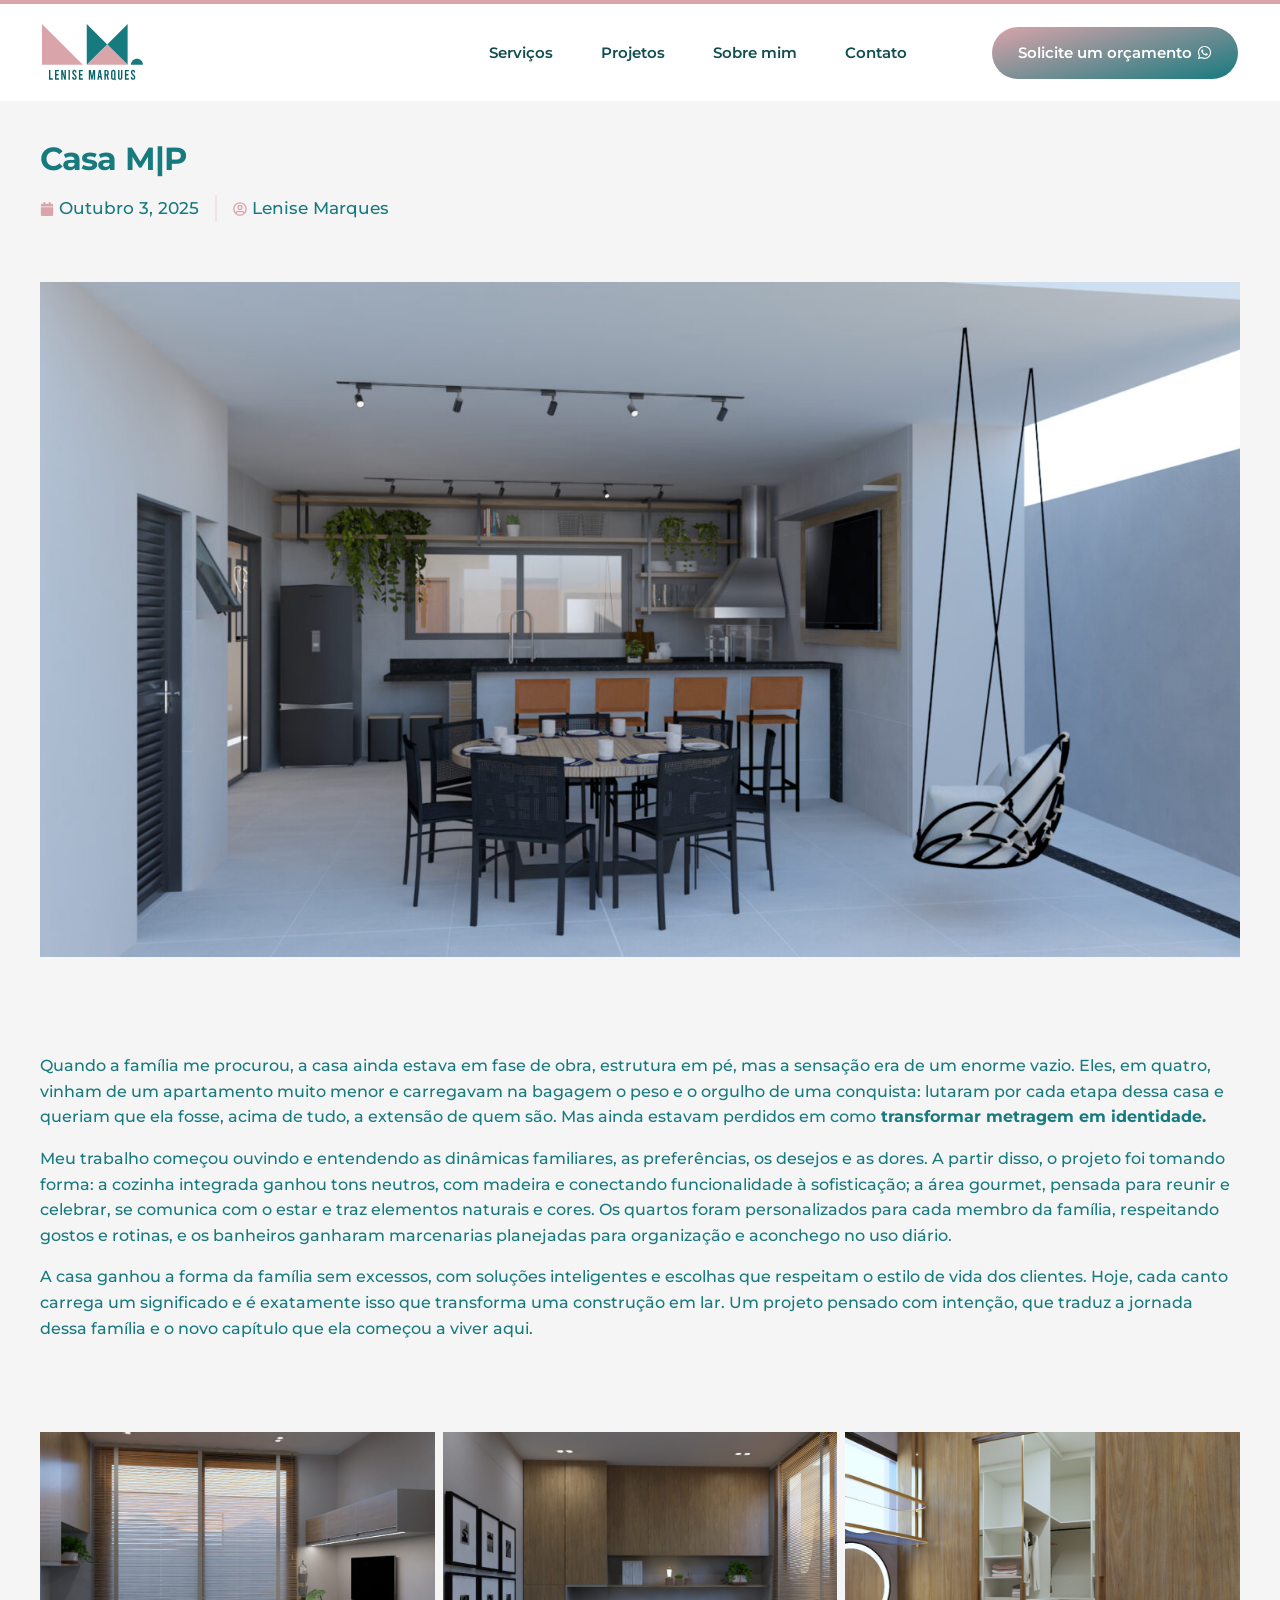
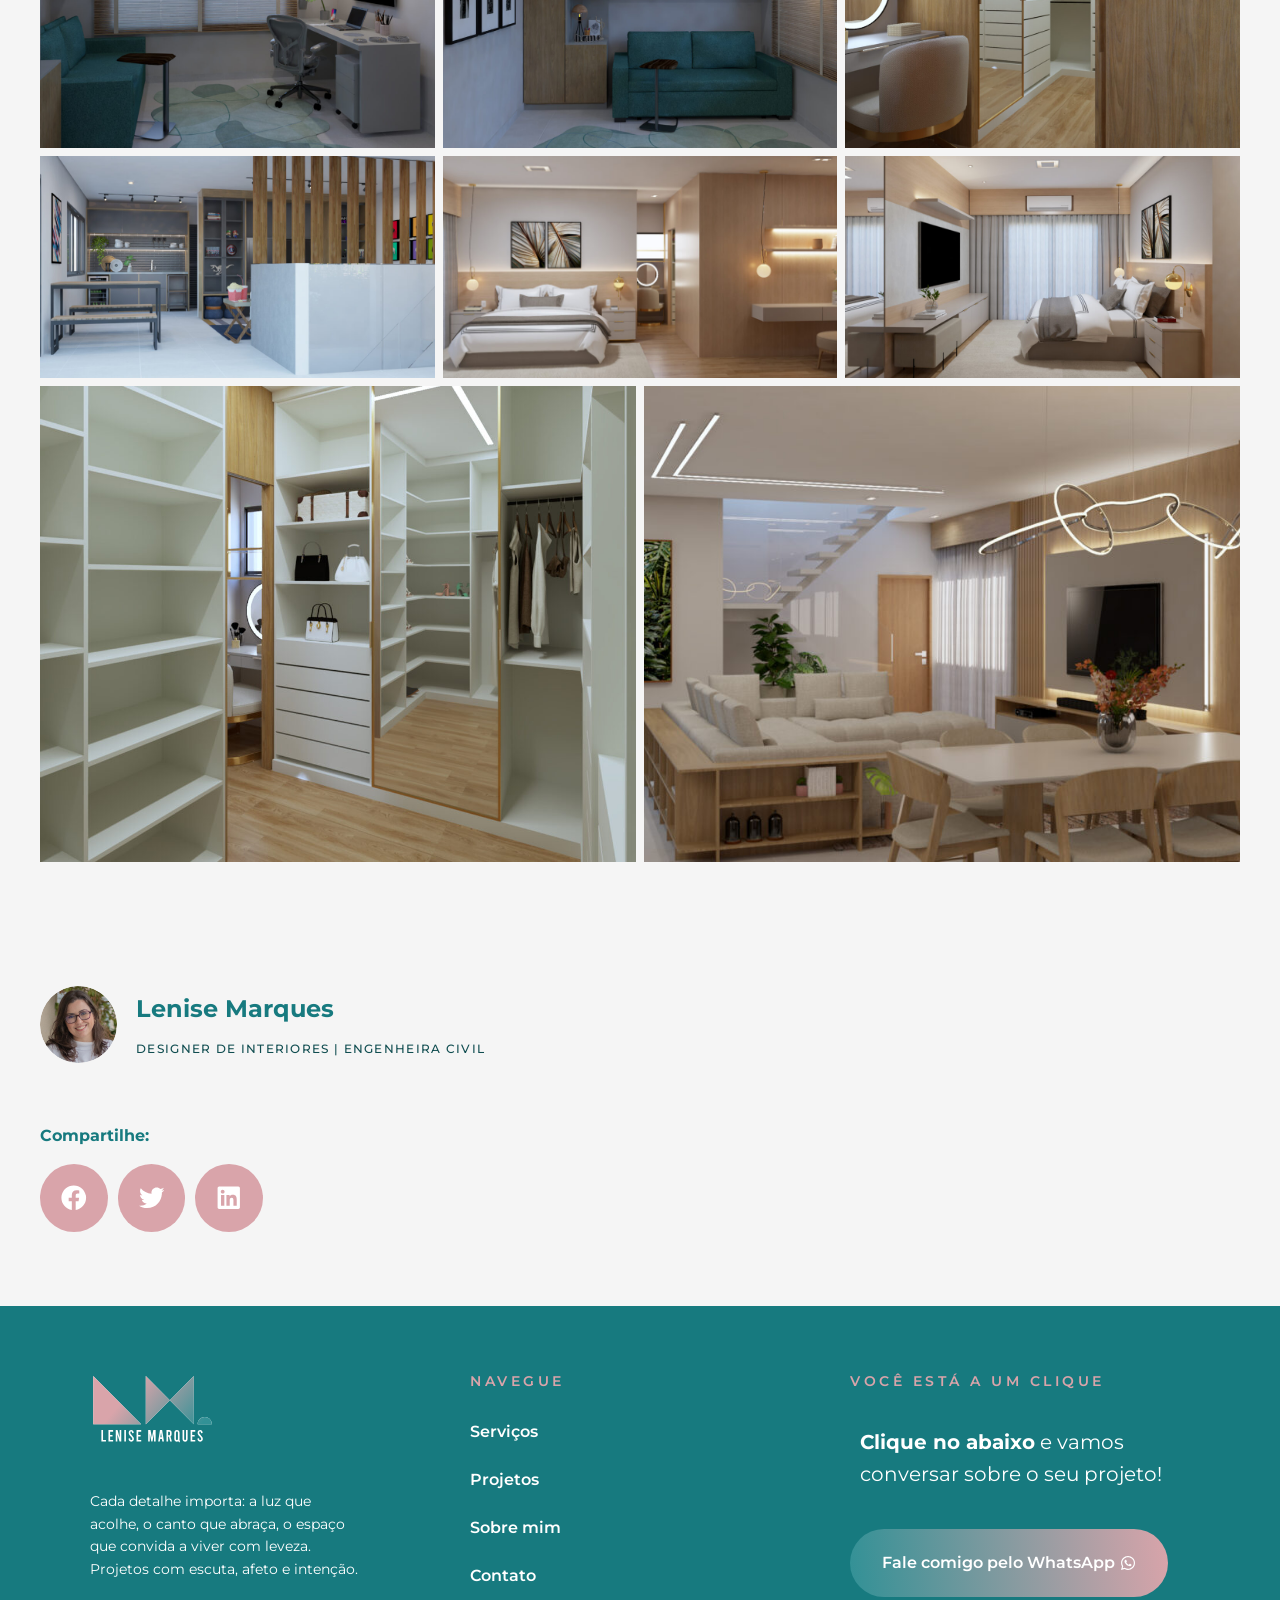
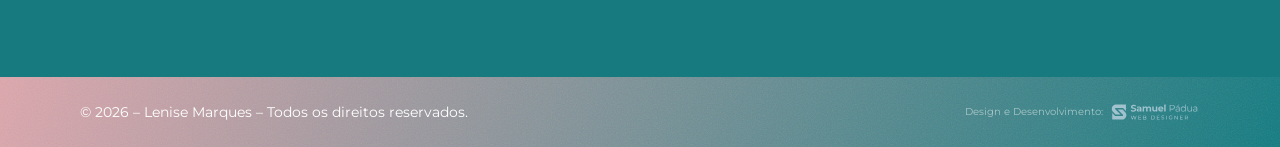
<file: casa-mp/index.html>
<!doctype html>
<html lang="pt-BR" class="no-js" itemtype="https://schema.org/Blog" itemscope>
<head>
	<meta charset="UTF-8">
	<meta name="viewport" content="width=device-width, initial-scale=1, minimum-scale=1">
	<!-- This site is optimized with the Yoast SEO plugin v27.2 - https://yoast.com/product/yoast-seo-wordpress/ -->
	<title>Casa M|P | Projeto de Interiores | Lenise Marques</title>
	<meta name="description" content="De um apartamento pequeno para a casa conquistada: projeto de interiores que deu aconchego e identidade a cada ambiente de uma família de quatro.">
	<meta name="robots" content="index,follow,max-image-preview:large">
	<meta name="author" content="Lenise Marques">
	<meta name="theme-color" content="#177A7F">
	<link rel="canonical" href="https://lenisemarquesinteriores.com/casa-mp/">
	<meta property="og:locale" content="pt_BR">
	<meta property="og:type" content="article">
	<meta property="og:site_name" content="Lenise Marques Interiores">
	<meta property="og:url" content="https://lenisemarquesinteriores.com/casa-mp/">
	<meta property="og:title" content="Casa M|P | Projeto de Interiores | Lenise Marques">
	<meta property="og:description" content="De um apartamento pequeno para a casa conquistada: projeto de interiores que deu aconchego e identidade a cada ambiente de uma família de quatro.">
	<meta property="og:image" content="https://lenisemarquesinteriores.com/assets/uploads/2025/10/CAPA-3.jpg">
	<meta property="og:image:type" content="image/jpeg">
	<meta property="og:image:width" content="1778">
	<meta property="og:image:height" content="1000">
	<meta property="og:image:alt" content="Casa M|P, projeto de interiores por Lenise Marques">
	<meta property="article:published_time" content="2025-10-03T03:56:09+00:00">
	<meta property="article:modified_time" content="2025-10-03T03:56:09+00:00">
	<meta name="twitter:card" content="summary_large_image">
	<meta name="twitter:title" content="Casa M|P | Projeto de Interiores | Lenise Marques">
	<meta name="twitter:description" content="De um apartamento pequeno para a casa conquistada: projeto de interiores que deu aconchego e identidade a cada ambiente de uma família de quatro.">
	<meta name="twitter:image" content="https://lenisemarquesinteriores.com/assets/uploads/2025/10/CAPA-3.jpg">
	<meta name="twitter:image:alt" content="Casa M|P, projeto de interiores por Lenise Marques">
	<script type="application/ld+json">
	{
		"@context": "https://schema.org",
		"@graph": [
			{
				"@type": "Article",
				"@id": "https://lenisemarquesinteriores.com/casa-mp/#page",
				"url": "https://lenisemarquesinteriores.com/casa-mp/",
				"name": "Casa M|P | Projeto de Interiores | Lenise Marques",
				"headline": "Casa M|P | Projeto de Interiores | Lenise Marques",
				"description": "De um apartamento pequeno para a casa conquistada: projeto de interiores que deu aconchego e identidade a cada ambiente de uma família de quatro.",
				"inLanguage": "pt-BR",
				"image": "https://lenisemarquesinteriores.com/assets/uploads/2025/10/CAPA-3.jpg",
				"isPartOf": {
					"@id": "https://lenisemarquesinteriores.com/#website"
				},
				"datePublished": "2025-10-03T03:56:09+00:00",
				"dateModified": "2025-10-03T03:56:09+00:00",
				"author": {
					"@id": "https://lenisemarquesinteriores.com/#lenise-marques"
				},
				"publisher": {
					"@id": "https://lenisemarquesinteriores.com/#business"
				}
			}
		]
	}
	</script>
	<meta name="robots" content="index,follow,max-image-preview:large">
	<meta name="theme-color" content="#177A7F">
	<meta name="robots" content="index,follow,max-image-preview:large">
	<meta name="theme-color" content="#177A7F">
	<!-- / Yoast SEO plugin. -->

<style id="wp-img-auto-sizes-contain-inline-css">
img:is([sizes=auto i],[sizes^="auto," i]){contain-intrinsic-size:3000px 1500px}
/*# sourceURL=wp-img-auto-sizes-contain-inline-css */
</style>
<link rel='stylesheet' id='hfe-widgets-style-css' href='../assets/plugins/header-footer-elementor/inc/widgets-css/frontend.css?ver=2.5.0' media='all' />
<link rel='stylesheet' id='wp-block-library-css' href='../assets/wp-includes/css/dist/block-library/style.min.css?ver=7.0.2' media='all' />
<style id="classic-theme-styles-inline-css">
/*! This file is auto-generated */
.wp-block-button__link{color:#fff;background-color:#32373c;border-radius:9999px;box-shadow:none;text-decoration:none;padding:calc(.667em + 2px) calc(1.333em + 2px);font-size:1.125em}.wp-block-file__button{background:#32373c;color:#fff;text-decoration:none}
/*# sourceURL=/wp-includes/css/classic-themes.min.css */
</style>
<style id="global-styles-inline-css">
:root{--wp--preset--aspect-ratio--square: 1;--wp--preset--aspect-ratio--4-3: 4/3;--wp--preset--aspect-ratio--3-4: 3/4;--wp--preset--aspect-ratio--3-2: 3/2;--wp--preset--aspect-ratio--2-3: 2/3;--wp--preset--aspect-ratio--16-9: 16/9;--wp--preset--aspect-ratio--9-16: 9/16;--wp--preset--color--black: #000000;--wp--preset--color--cyan-bluish-gray: #abb8c3;--wp--preset--color--white: #ffffff;--wp--preset--color--pale-pink: #f78da7;--wp--preset--color--vivid-red: #cf2e2e;--wp--preset--color--luminous-vivid-orange: #ff6900;--wp--preset--color--luminous-vivid-amber: #fcb900;--wp--preset--color--light-green-cyan: #7bdcb5;--wp--preset--color--vivid-green-cyan: #00d084;--wp--preset--color--pale-cyan-blue: #8ed1fc;--wp--preset--color--vivid-cyan-blue: #0693e3;--wp--preset--color--vivid-purple: #9b51e0;--wp--preset--color--theme-palette-1: var(--global-palette1);--wp--preset--color--theme-palette-2: var(--global-palette2);--wp--preset--color--theme-palette-3: var(--global-palette3);--wp--preset--color--theme-palette-4: var(--global-palette4);--wp--preset--color--theme-palette-5: var(--global-palette5);--wp--preset--color--theme-palette-6: var(--global-palette6);--wp--preset--color--theme-palette-7: var(--global-palette7);--wp--preset--color--theme-palette-8: var(--global-palette8);--wp--preset--color--theme-palette-9: var(--global-palette9);--wp--preset--gradient--vivid-cyan-blue-to-vivid-purple: linear-gradient(135deg,rgb(6,147,227) 0%,rgb(155,81,224) 100%);--wp--preset--gradient--light-green-cyan-to-vivid-green-cyan: linear-gradient(135deg,rgb(122,220,180) 0%,rgb(0,208,130) 100%);--wp--preset--gradient--luminous-vivid-amber-to-luminous-vivid-orange: linear-gradient(135deg,rgb(252,185,0) 0%,rgb(255,105,0) 100%);--wp--preset--gradient--luminous-vivid-orange-to-vivid-red: linear-gradient(135deg,rgb(255,105,0) 0%,rgb(207,46,46) 100%);--wp--preset--gradient--very-light-gray-to-cyan-bluish-gray: linear-gradient(135deg,rgb(238,238,238) 0%,rgb(169,184,195) 100%);--wp--preset--gradient--cool-to-warm-spectrum: linear-gradient(135deg,rgb(74,234,220) 0%,rgb(151,120,209) 20%,rgb(207,42,186) 40%,rgb(238,44,130) 60%,rgb(251,105,98) 80%,rgb(254,248,76) 100%);--wp--preset--gradient--blush-light-purple: linear-gradient(135deg,rgb(255,206,236) 0%,rgb(152,150,240) 100%);--wp--preset--gradient--blush-bordeaux: linear-gradient(135deg,rgb(254,205,165) 0%,rgb(254,45,45) 50%,rgb(107,0,62) 100%);--wp--preset--gradient--luminous-dusk: linear-gradient(135deg,rgb(255,203,112) 0%,rgb(199,81,192) 50%,rgb(65,88,208) 100%);--wp--preset--gradient--pale-ocean: linear-gradient(135deg,rgb(255,245,203) 0%,rgb(182,227,212) 50%,rgb(51,167,181) 100%);--wp--preset--gradient--electric-grass: linear-gradient(135deg,rgb(202,248,128) 0%,rgb(113,206,126) 100%);--wp--preset--gradient--midnight: linear-gradient(135deg,rgb(2,3,129) 0%,rgb(40,116,252) 100%);--wp--preset--font-size--small: var(--global-font-size-small);--wp--preset--font-size--medium: var(--global-font-size-medium);--wp--preset--font-size--large: var(--global-font-size-large);--wp--preset--font-size--x-large: 42px;--wp--preset--font-size--larger: var(--global-font-size-larger);--wp--preset--font-size--xxlarge: var(--global-font-size-xxlarge);--wp--preset--spacing--20: 0.44rem;--wp--preset--spacing--30: 0.67rem;--wp--preset--spacing--40: 1rem;--wp--preset--spacing--50: 1.5rem;--wp--preset--spacing--60: 2.25rem;--wp--preset--spacing--70: 3.38rem;--wp--preset--spacing--80: 5.06rem;--wp--preset--shadow--natural: 6px 6px 9px rgba(0, 0, 0, 0.2);--wp--preset--shadow--deep: 12px 12px 50px rgba(0, 0, 0, 0.4);--wp--preset--shadow--sharp: 6px 6px 0px rgba(0, 0, 0, 0.2);--wp--preset--shadow--outlined: 6px 6px 0px -3px rgb(255, 255, 255), 6px 6px rgb(0, 0, 0);--wp--preset--shadow--crisp: 6px 6px 0px rgb(0, 0, 0);}:root { --wp--style--global--content-size: var(--global-calc-content-width);--wp--style--global--wide-size: var(--global-calc-wide-content-width); }:where(body) { margin: 0; }:where(.is-layout-flex){gap: 0.5em;}:where(.is-layout-grid){gap: 0.5em;}body .is-layout-flex{display: flex;}.is-layout-flex{flex-wrap: wrap;align-items: center;}.is-layout-flex > :is(*, div){margin: 0;}body .is-layout-grid{display: grid;}.is-layout-grid > :is(*, div){margin: 0;}body{padding-top: 0px;padding-right: 0px;padding-bottom: 0px;padding-left: 0px;}:root :where(.wp-element-button, .wp-block-button__link){font-style: inherit;font-weight: inherit;letter-spacing: inherit;text-transform: inherit;}.has-black-color{color: var(--wp--preset--color--black) !important;}.has-cyan-bluish-gray-color{color: var(--wp--preset--color--cyan-bluish-gray) !important;}.has-white-color{color: var(--wp--preset--color--white) !important;}.has-pale-pink-color{color: var(--wp--preset--color--pale-pink) !important;}.has-vivid-red-color{color: var(--wp--preset--color--vivid-red) !important;}.has-luminous-vivid-orange-color{color: var(--wp--preset--color--luminous-vivid-orange) !important;}.has-luminous-vivid-amber-color{color: var(--wp--preset--color--luminous-vivid-amber) !important;}.has-light-green-cyan-color{color: var(--wp--preset--color--light-green-cyan) !important;}.has-vivid-green-cyan-color{color: var(--wp--preset--color--vivid-green-cyan) !important;}.has-pale-cyan-blue-color{color: var(--wp--preset--color--pale-cyan-blue) !important;}.has-vivid-cyan-blue-color{color: var(--wp--preset--color--vivid-cyan-blue) !important;}.has-vivid-purple-color{color: var(--wp--preset--color--vivid-purple) !important;}.has-theme-palette-1-color{color: var(--wp--preset--color--theme-palette-1) !important;}.has-theme-palette-2-color{color: var(--wp--preset--color--theme-palette-2) !important;}.has-theme-palette-3-color{color: var(--wp--preset--color--theme-palette-3) !important;}.has-theme-palette-4-color{color: var(--wp--preset--color--theme-palette-4) !important;}.has-theme-palette-5-color{color: var(--wp--preset--color--theme-palette-5) !important;}.has-theme-palette-6-color{color: var(--wp--preset--color--theme-palette-6) !important;}.has-theme-palette-7-color{color: var(--wp--preset--color--theme-palette-7) !important;}.has-theme-palette-8-color{color: var(--wp--preset--color--theme-palette-8) !important;}.has-theme-palette-9-color{color: var(--wp--preset--color--theme-palette-9) !important;}.has-black-background-color{background-color: var(--wp--preset--color--black) !important;}.has-cyan-bluish-gray-background-color{background-color: var(--wp--preset--color--cyan-bluish-gray) !important;}.has-white-background-color{background-color: var(--wp--preset--color--white) !important;}.has-pale-pink-background-color{background-color: var(--wp--preset--color--pale-pink) !important;}.has-vivid-red-background-color{background-color: var(--wp--preset--color--vivid-red) !important;}.has-luminous-vivid-orange-background-color{background-color: var(--wp--preset--color--luminous-vivid-orange) !important;}.has-luminous-vivid-amber-background-color{background-color: var(--wp--preset--color--luminous-vivid-amber) !important;}.has-light-green-cyan-background-color{background-color: var(--wp--preset--color--light-green-cyan) !important;}.has-vivid-green-cyan-background-color{background-color: var(--wp--preset--color--vivid-green-cyan) !important;}.has-pale-cyan-blue-background-color{background-color: var(--wp--preset--color--pale-cyan-blue) !important;}.has-vivid-cyan-blue-background-color{background-color: var(--wp--preset--color--vivid-cyan-blue) !important;}.has-vivid-purple-background-color{background-color: var(--wp--preset--color--vivid-purple) !important;}.has-theme-palette-1-background-color{background-color: var(--wp--preset--color--theme-palette-1) !important;}.has-theme-palette-2-background-color{background-color: var(--wp--preset--color--theme-palette-2) !important;}.has-theme-palette-3-background-color{background-color: var(--wp--preset--color--theme-palette-3) !important;}.has-theme-palette-4-background-color{background-color: var(--wp--preset--color--theme-palette-4) !important;}.has-theme-palette-5-background-color{background-color: var(--wp--preset--color--theme-palette-5) !important;}.has-theme-palette-6-background-color{background-color: var(--wp--preset--color--theme-palette-6) !important;}.has-theme-palette-7-background-color{background-color: var(--wp--preset--color--theme-palette-7) !important;}.has-theme-palette-8-background-color{background-color: var(--wp--preset--color--theme-palette-8) !important;}.has-theme-palette-9-background-color{background-color: var(--wp--preset--color--theme-palette-9) !important;}.has-black-border-color{border-color: var(--wp--preset--color--black) !important;}.has-cyan-bluish-gray-border-color{border-color: var(--wp--preset--color--cyan-bluish-gray) !important;}.has-white-border-color{border-color: var(--wp--preset--color--white) !important;}.has-pale-pink-border-color{border-color: var(--wp--preset--color--pale-pink) !important;}.has-vivid-red-border-color{border-color: var(--wp--preset--color--vivid-red) !important;}.has-luminous-vivid-orange-border-color{border-color: var(--wp--preset--color--luminous-vivid-orange) !important;}.has-luminous-vivid-amber-border-color{border-color: var(--wp--preset--color--luminous-vivid-amber) !important;}.has-light-green-cyan-border-color{border-color: var(--wp--preset--color--light-green-cyan) !important;}.has-vivid-green-cyan-border-color{border-color: var(--wp--preset--color--vivid-green-cyan) !important;}.has-pale-cyan-blue-border-color{border-color: var(--wp--preset--color--pale-cyan-blue) !important;}.has-vivid-cyan-blue-border-color{border-color: var(--wp--preset--color--vivid-cyan-blue) !important;}.has-vivid-purple-border-color{border-color: var(--wp--preset--color--vivid-purple) !important;}.has-theme-palette-1-border-color{border-color: var(--wp--preset--color--theme-palette-1) !important;}.has-theme-palette-2-border-color{border-color: var(--wp--preset--color--theme-palette-2) !important;}.has-theme-palette-3-border-color{border-color: var(--wp--preset--color--theme-palette-3) !important;}.has-theme-palette-4-border-color{border-color: var(--wp--preset--color--theme-palette-4) !important;}.has-theme-palette-5-border-color{border-color: var(--wp--preset--color--theme-palette-5) !important;}.has-theme-palette-6-border-color{border-color: var(--wp--preset--color--theme-palette-6) !important;}.has-theme-palette-7-border-color{border-color: var(--wp--preset--color--theme-palette-7) !important;}.has-theme-palette-8-border-color{border-color: var(--wp--preset--color--theme-palette-8) !important;}.has-theme-palette-9-border-color{border-color: var(--wp--preset--color--theme-palette-9) !important;}.has-vivid-cyan-blue-to-vivid-purple-gradient-background{background: var(--wp--preset--gradient--vivid-cyan-blue-to-vivid-purple) !important;}.has-light-green-cyan-to-vivid-green-cyan-gradient-background{background: var(--wp--preset--gradient--light-green-cyan-to-vivid-green-cyan) !important;}.has-luminous-vivid-amber-to-luminous-vivid-orange-gradient-background{background: var(--wp--preset--gradient--luminous-vivid-amber-to-luminous-vivid-orange) !important;}.has-luminous-vivid-orange-to-vivid-red-gradient-background{background: var(--wp--preset--gradient--luminous-vivid-orange-to-vivid-red) !important;}.has-very-light-gray-to-cyan-bluish-gray-gradient-background{background: var(--wp--preset--gradient--very-light-gray-to-cyan-bluish-gray) !important;}.has-cool-to-warm-spectrum-gradient-background{background: var(--wp--preset--gradient--cool-to-warm-spectrum) !important;}.has-blush-light-purple-gradient-background{background: var(--wp--preset--gradient--blush-light-purple) !important;}.has-blush-bordeaux-gradient-background{background: var(--wp--preset--gradient--blush-bordeaux) !important;}.has-luminous-dusk-gradient-background{background: var(--wp--preset--gradient--luminous-dusk) !important;}.has-pale-ocean-gradient-background{background: var(--wp--preset--gradient--pale-ocean) !important;}.has-electric-grass-gradient-background{background: var(--wp--preset--gradient--electric-grass) !important;}.has-midnight-gradient-background{background: var(--wp--preset--gradient--midnight) !important;}.has-small-font-size{font-size: var(--wp--preset--font-size--small) !important;}.has-medium-font-size{font-size: var(--wp--preset--font-size--medium) !important;}.has-large-font-size{font-size: var(--wp--preset--font-size--large) !important;}.has-x-large-font-size{font-size: var(--wp--preset--font-size--x-large) !important;}.has-larger-font-size{font-size: var(--wp--preset--font-size--larger) !important;}.has-xxlarge-font-size{font-size: var(--wp--preset--font-size--xxlarge) !important;}
:root :where(.wp-block-icon svg){width: 24px;}
:where(.wp-block-post-template.is-layout-flex){gap: 1.25em;}:where(.wp-block-post-template.is-layout-grid){gap: 1.25em;}
:where(.wp-block-term-template.is-layout-flex){gap: 1.25em;}:where(.wp-block-term-template.is-layout-grid){gap: 1.25em;}
:where(.wp-block-columns.is-layout-flex){gap: 2em;}:where(.wp-block-columns.is-layout-grid){gap: 2em;}
:root :where(.wp-block-pullquote){font-size: 1.5em;line-height: 1.6;}
/*# sourceURL=global-styles-inline-css */
</style>
<link rel='stylesheet' id='hfe-style-css' href='../assets/plugins/header-footer-elementor/assets/css/header-footer-elementor.css?ver=2.5.0' media='all' />
<link rel='stylesheet' id='elementor-frontend-css' href='../assets/plugins/elementor/assets/css/frontend.min.css?ver=3.33.4' media='all' />
<style id="elementor-frontend-inline-css">
.elementor-kit-43{--e-global-color-primary:#D9A4AA;--e-global-color-secondary:#177A7F;--e-global-color-text:#104D50;--e-global-color-accent:#D9A4AA;--e-global-color-kadence1:#2B6CB0;--e-global-color-kadence2:#215387;--e-global-color-kadence3:#1A202C;--e-global-color-kadence4:#2D3748;--e-global-color-kadence5:#4A5568;--e-global-color-kadence6:#718096;--e-global-color-kadence7:#EDF2F7;--e-global-color-kadence8:#F7FAFC;--e-global-color-kadence9:#ffffff;--e-global-typography-primary-font-family:"Roboto";--e-global-typography-primary-font-weight:600;--e-global-typography-secondary-font-family:"Roboto Slab";--e-global-typography-secondary-font-weight:400;--e-global-typography-text-font-family:"Roboto";--e-global-typography-text-font-weight:400;--e-global-typography-accent-font-family:"Roboto";--e-global-typography-accent-font-weight:500;background-color:#FFFFFF;}.elementor-kit-43.el-is-editing{--global-palette1:#2B6CB0;--global-palette2:#215387;--global-palette3:#1A202C;--global-palette4:#2D3748;--global-palette5:#4A5568;--global-palette6:#718096;--global-palette7:#EDF2F7;--global-palette8:#F7FAFC;--global-palette9:#ffffff;}.elementor-kit-43 e-page-transition{background-color:#FFBC7D;}.elementor-section.elementor-section-boxed > .elementor-container{max-width:1140px;}.e-con{--container-max-width:1140px;}.elementor-widget:not(:last-child){margin-block-end:20px;}.elementor-element{--widgets-spacing:20px 20px;--widgets-spacing-row:20px;--widgets-spacing-column:20px;}{}h1.entry-title{display:var(--page-title-display);}@media(max-width:1024px){.elementor-section.elementor-section-boxed > .elementor-container{max-width:1024px;}.e-con{--container-max-width:1024px;}}@media(max-width:767px){.elementor-section.elementor-section-boxed > .elementor-container{max-width:767px;}.e-con{--container-max-width:767px;}}
.elementor-576 .elementor-element.elementor-element-b2c8a2a{--display:flex;--min-height:32px;--flex-direction:column;--container-widget-width:100%;--container-widget-height:initial;--container-widget-flex-grow:0;--container-widget-align-self:initial;--flex-wrap-mobile:wrap;--justify-content:center;border-style:solid;--border-style:solid;border-width:4px 0px 0px 0px;--border-top-width:4px;--border-right-width:0px;--border-bottom-width:0px;--border-left-width:0px;border-color:#D9A4AA;--border-color:#D9A4AA;--border-radius:0px 0px 0px 0px;}.elementor-576 .elementor-element.elementor-element-c975842{--display:grid;--min-height:0px;--e-con-grid-template-columns:repeat(3, 1fr);--e-con-grid-template-rows:repeat(1, 1fr);--gap:0px 0px;--row-gap:0px;--column-gap:0px;--grid-auto-flow:row;--align-items:center;}.elementor-widget-site-logo .hfe-site-logo-container .hfe-site-logo-img{border-color:var( --e-global-color-primary );}.elementor-widget-site-logo .widget-image-caption{color:var( --e-global-color-text );font-family:var( --e-global-typography-text-font-family ), Sans-serif;font-weight:var( --e-global-typography-text-font-weight );}.elementor-576 .elementor-element.elementor-element-d58c8b5 .hfe-site-logo-container, .elementor-576 .elementor-element.elementor-element-d58c8b5 .hfe-caption-width figcaption{text-align:center;}.elementor-576 .elementor-element.elementor-element-d58c8b5 .widget-image-caption{margin-top:0px;margin-bottom:0px;}.elementor-576 .elementor-element.elementor-element-d58c8b5{width:var( --container-widget-width, 35% );max-width:35%;--container-widget-width:35%;--container-widget-flex-grow:0;}.elementor-576 .elementor-element.elementor-element-d58c8b5 .hfe-site-logo-container .hfe-site-logo-img{border-style:none;}.elementor-widget-navigation-menu .menu-item a.hfe-menu-item.elementor-button{background-color:var( --e-global-color-accent );font-family:var( --e-global-typography-accent-font-family ), Sans-serif;font-weight:var( --e-global-typography-accent-font-weight );}.elementor-widget-navigation-menu .menu-item a.hfe-menu-item.elementor-button:hover{background-color:var( --e-global-color-accent );}.elementor-widget-navigation-menu a.hfe-menu-item, .elementor-widget-navigation-menu a.hfe-sub-menu-item{font-family:var( --e-global-typography-primary-font-family ), Sans-serif;font-weight:var( --e-global-typography-primary-font-weight );}.elementor-widget-navigation-menu .menu-item a.hfe-menu-item, .elementor-widget-navigation-menu .sub-menu a.hfe-sub-menu-item{color:var( --e-global-color-text );}.elementor-widget-navigation-menu .menu-item a.hfe-menu-item:hover,
								.elementor-widget-navigation-menu .sub-menu a.hfe-sub-menu-item:hover,
								.elementor-widget-navigation-menu .menu-item.current-menu-item a.hfe-menu-item,
								.elementor-widget-navigation-menu .menu-item a.hfe-menu-item.highlighted,
								.elementor-widget-navigation-menu .menu-item a.hfe-menu-item:focus{color:var( --e-global-color-accent );}.elementor-widget-navigation-menu .hfe-nav-menu-layout:not(.hfe-pointer__framed) .menu-item.parent a.hfe-menu-item:before,
								.elementor-widget-navigation-menu .hfe-nav-menu-layout:not(.hfe-pointer__framed) .menu-item.parent a.hfe-menu-item:after{background-color:var( --e-global-color-accent );}.elementor-widget-navigation-menu .hfe-nav-menu-layout:not(.hfe-pointer__framed) .menu-item.parent .sub-menu .hfe-has-submenu-container a:after{background-color:var( --e-global-color-accent );}.elementor-widget-navigation-menu .hfe-pointer__framed .menu-item.parent a.hfe-menu-item:before,
								.elementor-widget-navigation-menu .hfe-pointer__framed .menu-item.parent a.hfe-menu-item:after{border-color:var( --e-global-color-accent );}
							.elementor-widget-navigation-menu .sub-menu li a.hfe-sub-menu-item,
							.elementor-widget-navigation-menu nav.hfe-dropdown li a.hfe-sub-menu-item,
							.elementor-widget-navigation-menu nav.hfe-dropdown li a.hfe-menu-item,
							.elementor-widget-navigation-menu nav.hfe-dropdown-expandible li a.hfe-menu-item,
							.elementor-widget-navigation-menu nav.hfe-dropdown-expandible li a.hfe-sub-menu-item{font-family:var( --e-global-typography-accent-font-family ), Sans-serif;font-weight:var( --e-global-typography-accent-font-weight );}.elementor-576 .elementor-element.elementor-element-7b0d48c .menu-item a.hfe-menu-item{padding-left:8px;padding-right:8px;}.elementor-576 .elementor-element.elementor-element-7b0d48c .menu-item a.hfe-sub-menu-item{padding-left:calc( 8px + 20px );padding-right:8px;}.elementor-576 .elementor-element.elementor-element-7b0d48c .hfe-nav-menu__layout-vertical .menu-item ul ul a.hfe-sub-menu-item{padding-left:calc( 8px + 40px );padding-right:8px;}.elementor-576 .elementor-element.elementor-element-7b0d48c .hfe-nav-menu__layout-vertical .menu-item ul ul ul a.hfe-sub-menu-item{padding-left:calc( 8px + 60px );padding-right:8px;}.elementor-576 .elementor-element.elementor-element-7b0d48c .hfe-nav-menu__layout-vertical .menu-item ul ul ul ul a.hfe-sub-menu-item{padding-left:calc( 8px + 80px );padding-right:8px;}.elementor-576 .elementor-element.elementor-element-7b0d48c .menu-item a.hfe-menu-item, .elementor-576 .elementor-element.elementor-element-7b0d48c .menu-item a.hfe-sub-menu-item{padding-top:8px;padding-bottom:8px;}body:not(.rtl) .elementor-576 .elementor-element.elementor-element-7b0d48c .hfe-nav-menu__layout-horizontal .hfe-nav-menu > li.menu-item:not(:last-child){margin-right:5px;}body.rtl .elementor-576 .elementor-element.elementor-element-7b0d48c .hfe-nav-menu__layout-horizontal .hfe-nav-menu > li.menu-item:not(:last-child){margin-left:5px;}.elementor-576 .elementor-element.elementor-element-7b0d48c nav:not(.hfe-nav-menu__layout-horizontal) .hfe-nav-menu > li.menu-item:not(:last-child){margin-bottom:5px;}body:not(.rtl) .elementor-576 .elementor-element.elementor-element-7b0d48c .hfe-nav-menu__layout-horizontal .hfe-nav-menu > li.menu-item{margin-bottom:0px;}.elementor-576 .elementor-element.elementor-element-7b0d48c ul.sub-menu{width:220px;}.elementor-576 .elementor-element.elementor-element-7b0d48c .sub-menu a.hfe-sub-menu-item,
						 .elementor-576 .elementor-element.elementor-element-7b0d48c nav.hfe-dropdown li a.hfe-menu-item,
						 .elementor-576 .elementor-element.elementor-element-7b0d48c nav.hfe-dropdown li a.hfe-sub-menu-item,
						 .elementor-576 .elementor-element.elementor-element-7b0d48c nav.hfe-dropdown-expandible li a.hfe-menu-item,
						 .elementor-576 .elementor-element.elementor-element-7b0d48c nav.hfe-dropdown-expandible li a.hfe-sub-menu-item{padding-top:15px;padding-bottom:15px;}.elementor-576 .elementor-element.elementor-element-7b0d48c{width:var( --container-widget-width, 100% );max-width:100%;--container-widget-width:100%;--container-widget-flex-grow:0;}.elementor-576 .elementor-element.elementor-element-7b0d48c.elementor-element{--flex-grow:0;--flex-shrink:0;}.elementor-576 .elementor-element.elementor-element-7b0d48c > .elementor-widget-container{border-style:none;}.elementor-576 .elementor-element.elementor-element-7b0d48c .hfe-nav-menu__toggle{margin-left:auto;}.elementor-576 .elementor-element.elementor-element-7b0d48c a.hfe-menu-item, .elementor-576 .elementor-element.elementor-element-7b0d48c a.hfe-sub-menu-item{font-family:"Montserrat", Sans-serif;font-size:15px;font-weight:600;}.elementor-576 .elementor-element.elementor-element-7b0d48c .menu-item a.hfe-menu-item, .elementor-576 .elementor-element.elementor-element-7b0d48c .sub-menu a.hfe-sub-menu-item{color:#104D50;}.elementor-576 .elementor-element.elementor-element-7b0d48c .menu-item a.hfe-menu-item:hover,
								.elementor-576 .elementor-element.elementor-element-7b0d48c .sub-menu a.hfe-sub-menu-item:hover,
								.elementor-576 .elementor-element.elementor-element-7b0d48c .menu-item.current-menu-item a.hfe-menu-item,
								.elementor-576 .elementor-element.elementor-element-7b0d48c .menu-item a.hfe-menu-item.highlighted,
								.elementor-576 .elementor-element.elementor-element-7b0d48c .menu-item a.hfe-menu-item:focus{color:#D9A4AA;}.elementor-576 .elementor-element.elementor-element-7b0d48c .menu-item.current-menu-item a.hfe-menu-item,
								.elementor-576 .elementor-element.elementor-element-7b0d48c .menu-item.current-menu-ancestor a.hfe-menu-item{color:#C58F95;}.elementor-576 .elementor-element.elementor-element-7b0d48c .sub-menu,
								.elementor-576 .elementor-element.elementor-element-7b0d48c nav.hfe-dropdown,
								.elementor-576 .elementor-element.elementor-element-7b0d48c nav.hfe-dropdown-expandible,
								.elementor-576 .elementor-element.elementor-element-7b0d48c nav.hfe-dropdown .menu-item a.hfe-menu-item,
								.elementor-576 .elementor-element.elementor-element-7b0d48c nav.hfe-dropdown .menu-item a.hfe-sub-menu-item{background-color:#fff;}.elementor-576 .elementor-element.elementor-element-7b0d48c .sub-menu li.menu-item:not(:last-child),
						.elementor-576 .elementor-element.elementor-element-7b0d48c nav.hfe-dropdown li.menu-item:not(:last-child),
						.elementor-576 .elementor-element.elementor-element-7b0d48c nav.hfe-dropdown-expandible li.menu-item:not(:last-child){border-bottom-style:solid;border-bottom-color:#c4c4c4;border-bottom-width:1px;}.elementor-widget-button .elementor-button{background-color:var( --e-global-color-accent );font-family:var( --e-global-typography-accent-font-family ), Sans-serif;font-weight:var( --e-global-typography-accent-font-weight );}.elementor-576 .elementor-element.elementor-element-1135577 .elementor-button{background-color:transparent;font-family:"Montserrat", Sans-serif;font-size:15px;font-weight:600;line-height:20px;fill:#FFFFFF;color:#FFFFFF;background-image:linear-gradient(165deg, var( --e-global-color-primary ) 0%, var( --e-global-color-secondary ) 100%);border-style:solid;border-width:0px 0px 0px 0px;border-color:#177A7F40;border-radius:56px 56px 56px 56px;padding:16px 26px 16px 26px;}.elementor-576 .elementor-element.elementor-element-1135577 .elementor-button:hover, .elementor-576 .elementor-element.elementor-element-1135577 .elementor-button:focus{background-color:transparent;color:#FFFFFF;background-image:linear-gradient(318deg, var( --e-global-color-secondary ) 0%, var( --e-global-color-secondary ) 100%);border-color:#02010100;}.elementor-576 .elementor-element.elementor-element-1135577{width:auto;max-width:auto;}.elementor-576 .elementor-element.elementor-element-1135577 > .elementor-widget-container{margin:0px 0px 0px 0px;padding:0px 0px 0px 0px;}.elementor-576 .elementor-element.elementor-element-1135577 .elementor-button-content-wrapper{flex-direction:row-reverse;}.elementor-576 .elementor-element.elementor-element-1135577 .elementor-button:hover svg, .elementor-576 .elementor-element.elementor-element-1135577 .elementor-button:focus svg{fill:#FFFFFF;}.elementor-576 .elementor-element.elementor-element-a95ae78{--display:flex;--flex-direction:column;--container-widget-width:calc( ( 1 - var( --container-widget-flex-grow ) ) * 100% );--container-widget-height:initial;--container-widget-flex-grow:0;--container-widget-align-self:initial;--flex-wrap-mobile:wrap;--align-items:center;}.elementor-576 .elementor-element.elementor-element-a95ae78:not(.elementor-motion-effects-element-type-background), .elementor-576 .elementor-element.elementor-element-a95ae78 > .elementor-motion-effects-container > .elementor-motion-effects-layer{background-color:#F5F5F5;}.elementor-widget-theme-post-title .elementor-heading-title{font-family:var( --e-global-typography-primary-font-family ), Sans-serif;font-weight:var( --e-global-typography-primary-font-weight );color:var( --e-global-color-primary );}.elementor-576 .elementor-element.elementor-element-9f847d9 > .elementor-widget-container{margin:32px 0px 0px 0px;}.elementor-576 .elementor-element.elementor-element-9f847d9.elementor-element{--align-self:flex-start;}.elementor-576 .elementor-element.elementor-element-9f847d9{text-align:left;}.elementor-576 .elementor-element.elementor-element-9f847d9 .elementor-heading-title{font-family:"Montserrat", Sans-serif;font-weight:700;letter-spacing:-0.9px;color:var( --e-global-color-secondary );}.elementor-widget-post-info .elementor-icon-list-item:not(:last-child):after{border-color:var( --e-global-color-text );}.elementor-widget-post-info .elementor-icon-list-icon i{color:var( --e-global-color-primary );}.elementor-widget-post-info .elementor-icon-list-icon svg{fill:var( --e-global-color-primary );}.elementor-widget-post-info .elementor-icon-list-text, .elementor-widget-post-info .elementor-icon-list-text a{color:var( --e-global-color-secondary );}.elementor-widget-post-info .elementor-icon-list-item{font-family:var( --e-global-typography-text-font-family ), Sans-serif;font-weight:var( --e-global-typography-text-font-weight );}.elementor-576 .elementor-element.elementor-element-fc7b533 > .elementor-widget-container{margin:0px 0px 32px 0px;padding:0px 0px 0px 0px;}.elementor-576 .elementor-element.elementor-element-fc7b533.elementor-element{--align-self:flex-start;}.elementor-576 .elementor-element.elementor-element-fc7b533 .elementor-icon-list-items:not(.elementor-inline-items) .elementor-icon-list-item:not(:last-child){padding-bottom:calc(32px/2);}.elementor-576 .elementor-element.elementor-element-fc7b533 .elementor-icon-list-items:not(.elementor-inline-items) .elementor-icon-list-item:not(:first-child){margin-top:calc(32px/2);}.elementor-576 .elementor-element.elementor-element-fc7b533 .elementor-icon-list-items.elementor-inline-items .elementor-icon-list-item{margin-right:calc(32px/2);margin-left:calc(32px/2);}.elementor-576 .elementor-element.elementor-element-fc7b533 .elementor-icon-list-items.elementor-inline-items{margin-right:calc(-32px/2);margin-left:calc(-32px/2);}body.rtl .elementor-576 .elementor-element.elementor-element-fc7b533 .elementor-icon-list-items.elementor-inline-items .elementor-icon-list-item:after{left:calc(-32px/2);}body:not(.rtl) .elementor-576 .elementor-element.elementor-element-fc7b533 .elementor-icon-list-items.elementor-inline-items .elementor-icon-list-item:after{right:calc(-32px/2);}.elementor-576 .elementor-element.elementor-element-fc7b533 .elementor-icon-list-item:not(:last-child):after{content:"";border-color:#D9A4AA36;}.elementor-576 .elementor-element.elementor-element-fc7b533 .elementor-icon-list-items:not(.elementor-inline-items) .elementor-icon-list-item:not(:last-child):after{border-top-style:solid;border-top-width:2px;}.elementor-576 .elementor-element.elementor-element-fc7b533 .elementor-icon-list-items.elementor-inline-items .elementor-icon-list-item:not(:last-child):after{border-left-style:solid;}.elementor-576 .elementor-element.elementor-element-fc7b533 .elementor-inline-items .elementor-icon-list-item:not(:last-child):after{border-left-width:2px;}.elementor-576 .elementor-element.elementor-element-fc7b533 .elementor-icon-list-icon{width:14px;}.elementor-576 .elementor-element.elementor-element-fc7b533 .elementor-icon-list-icon i{font-size:14px;}.elementor-576 .elementor-element.elementor-element-fc7b533 .elementor-icon-list-icon svg{--e-icon-list-icon-size:14px;}.elementor-576 .elementor-element.elementor-element-fc7b533 .elementor-icon-list-item{font-family:"Montserrat", Sans-serif;font-weight:500;text-transform:capitalize;}.elementor-widget-theme-post-content{color:var( --e-global-color-text );font-family:var( --e-global-typography-text-font-family ), Sans-serif;font-weight:var( --e-global-typography-text-font-weight );}.elementor-576 .elementor-element.elementor-element-9ac5cdb > .elementor-widget-container{margin:0px 0px 64px 0px;padding:0px 0px 32px 0px;}.elementor-576 .elementor-element.elementor-element-9ac5cdb.elementor-element{--align-self:center;--flex-grow:1;--flex-shrink:0;}.elementor-576 .elementor-element.elementor-element-9ac5cdb{text-align:left;color:var( --e-global-color-secondary );font-family:"Montserrat", Sans-serif;font-size:16px;font-weight:500;}.elementor-widget-author-box .elementor-author-box__name{color:var( --e-global-color-secondary );font-family:var( --e-global-typography-primary-font-family ), Sans-serif;font-weight:var( --e-global-typography-primary-font-weight );}.elementor-widget-author-box .elementor-author-box__bio{color:var( --e-global-color-text );font-family:var( --e-global-typography-text-font-family ), Sans-serif;font-weight:var( --e-global-typography-text-font-weight );}.elementor-widget-author-box .elementor-author-box__button{color:var( --e-global-color-secondary );border-color:var( --e-global-color-secondary );font-family:var( --e-global-typography-accent-font-family ), Sans-serif;font-weight:var( --e-global-typography-accent-font-weight );}.elementor-widget-author-box .elementor-author-box__button:hover{border-color:var( --e-global-color-secondary );color:var( --e-global-color-secondary );}.elementor-576 .elementor-element.elementor-element-c6cf081 > .elementor-widget-container{margin:0px 0px 45px 0px;padding:0px 0px 0px 0px;}.elementor-576 .elementor-element.elementor-element-c6cf081.elementor-element{--align-self:flex-start;}.elementor-576 .elementor-element.elementor-element-c6cf081 .elementor-author-box__avatar img{width:77px;height:77px;}body.rtl .elementor-576 .elementor-element.elementor-element-c6cf081.elementor-author-box--layout-image-left .elementor-author-box__avatar,
					 body:not(.rtl) .elementor-576 .elementor-element.elementor-element-c6cf081:not(.elementor-author-box--layout-image-above) .elementor-author-box__avatar{margin-right:19px;margin-left:0;}body:not(.rtl) .elementor-576 .elementor-element.elementor-element-c6cf081.elementor-author-box--layout-image-right .elementor-author-box__avatar,
					 body.rtl .elementor-576 .elementor-element.elementor-element-c6cf081:not(.elementor-author-box--layout-image-above) .elementor-author-box__avatar{margin-left:19px;margin-right:0;}.elementor-576 .elementor-element.elementor-element-c6cf081.elementor-author-box--layout-image-above .elementor-author-box__avatar{margin-bottom:19px;}.elementor-576 .elementor-element.elementor-element-c6cf081 .elementor-author-box__name{font-family:"Montserrat", Sans-serif;font-size:24px;font-weight:700;margin-bottom:0px;}.elementor-576 .elementor-element.elementor-element-c6cf081 .elementor-author-box__bio{font-family:"Montserrat", Sans-serif;font-size:12px;font-weight:500;letter-spacing:1.3px;margin-bottom:0px;}.elementor-widget-heading .elementor-heading-title{font-family:var( --e-global-typography-primary-font-family ), Sans-serif;font-weight:var( --e-global-typography-primary-font-weight );color:var( --e-global-color-primary );}.elementor-576 .elementor-element.elementor-element-59f687d.elementor-element{--align-self:flex-start;}.elementor-576 .elementor-element.elementor-element-59f687d .elementor-heading-title{font-family:"Montserrat", Sans-serif;font-size:16px;font-weight:700;color:var( --e-global-color-secondary );}.elementor-576 .elementor-element.elementor-element-cb23324 > .elementor-widget-container{margin:0px 0px 64px 0px;}.elementor-576 .elementor-element.elementor-element-cb23324.elementor-element{--align-self:flex-start;}.elementor-576 .elementor-element.elementor-element-cb23324{--grid-side-margin:10px;--grid-column-gap:10px;--grid-row-gap:10px;--grid-bottom-margin:10px;--e-share-buttons-primary-color:var( --e-global-color-primary );--e-share-buttons-secondary-color:#FFFFFF;}.elementor-576 .elementor-element.elementor-element-cb23324 .elementor-share-btn{font-size:calc(1.5px * 10);}.elementor-576 .elementor-element.elementor-element-cb23324 .elementor-share-btn:hover{--e-share-buttons-primary-color:var( --e-global-color-secondary );}.elementor-576 .elementor-element.elementor-element-6b13838{--display:flex;--min-height:371px;--flex-direction:column;--container-widget-width:100%;--container-widget-height:initial;--container-widget-flex-grow:0;--container-widget-align-self:initial;--flex-wrap-mobile:wrap;--justify-content:center;}.elementor-576 .elementor-element.elementor-element-6b13838:not(.elementor-motion-effects-element-type-background), .elementor-576 .elementor-element.elementor-element-6b13838 > .elementor-motion-effects-container > .elementor-motion-effects-layer{background-color:var( --e-global-color-secondary );}.elementor-576 .elementor-element.elementor-element-92ad490{--display:grid;--e-con-grid-template-columns:repeat(3, 1fr);--e-con-grid-template-rows:repeat(1, 1fr);--grid-auto-flow:row;--align-items:start;--margin-top:32px;--margin-bottom:40px;--margin-left:0px;--margin-right:0px;}.elementor-576 .elementor-element.elementor-element-92ad490.e-con{--flex-grow:0;--flex-shrink:0;}.elementor-576 .elementor-element.elementor-element-0e295fe{--display:flex;}.elementor-widget-icon.elementor-view-stacked .elementor-icon{background-color:var( --e-global-color-primary );}.elementor-widget-icon.elementor-view-framed .elementor-icon, .elementor-widget-icon.elementor-view-default .elementor-icon{color:var( --e-global-color-primary );border-color:var( --e-global-color-primary );}.elementor-widget-icon.elementor-view-framed .elementor-icon, .elementor-widget-icon.elementor-view-default .elementor-icon svg{fill:var( --e-global-color-primary );}.elementor-576 .elementor-element.elementor-element-c44118b .elementor-icon-wrapper{text-align:left;}.elementor-576 .elementor-element.elementor-element-c44118b .elementor-icon{font-size:71px;}.elementor-576 .elementor-element.elementor-element-c44118b .elementor-icon svg{height:71px;}.elementor-576 .elementor-element.elementor-element-c44118b .elementor-icon-wrapper svg{width:auto;}.elementor-widget-text-editor{font-family:var( --e-global-typography-text-font-family ), Sans-serif;font-weight:var( --e-global-typography-text-font-weight );color:var( --e-global-color-text );}.elementor-widget-text-editor.elementor-drop-cap-view-stacked .elementor-drop-cap{background-color:var( --e-global-color-primary );}.elementor-widget-text-editor.elementor-drop-cap-view-framed .elementor-drop-cap, .elementor-widget-text-editor.elementor-drop-cap-view-default .elementor-drop-cap{color:var( --e-global-color-primary );border-color:var( --e-global-color-primary );}.elementor-576 .elementor-element.elementor-element-de8c3e2 > .elementor-widget-container{margin:0px 0px 0px 0px;}.elementor-576 .elementor-element.elementor-element-de8c3e2.elementor-element{--order:99999 /* order end hack */;}.elementor-576 .elementor-element.elementor-element-de8c3e2{text-align:left;font-family:"Montserrat", Sans-serif;font-size:14px;font-weight:400;color:#FFFFFF;}.elementor-576 .elementor-element.elementor-element-028c823{--display:flex;}.elementor-576 .elementor-element.elementor-element-062d31b{text-align:left;}.elementor-576 .elementor-element.elementor-element-062d31b .elementor-heading-title{font-family:"Montserrat", Sans-serif;font-size:14px;font-weight:600;letter-spacing:3.5px;}.elementor-576 .elementor-element.elementor-element-6e5128d .menu-item a.hfe-menu-item{padding-left:0px;padding-right:0px;}.elementor-576 .elementor-element.elementor-element-6e5128d .menu-item a.hfe-sub-menu-item{padding-left:calc( 0px + 20px );padding-right:0px;}.elementor-576 .elementor-element.elementor-element-6e5128d .hfe-nav-menu__layout-vertical .menu-item ul ul a.hfe-sub-menu-item{padding-left:calc( 0px + 40px );padding-right:0px;}.elementor-576 .elementor-element.elementor-element-6e5128d .hfe-nav-menu__layout-vertical .menu-item ul ul ul a.hfe-sub-menu-item{padding-left:calc( 0px + 60px );padding-right:0px;}.elementor-576 .elementor-element.elementor-element-6e5128d .hfe-nav-menu__layout-vertical .menu-item ul ul ul ul a.hfe-sub-menu-item{padding-left:calc( 0px + 80px );padding-right:0px;}.elementor-576 .elementor-element.elementor-element-6e5128d .menu-item a.hfe-menu-item, .elementor-576 .elementor-element.elementor-element-6e5128d .menu-item a.hfe-sub-menu-item{padding-top:16px;padding-bottom:16px;}.elementor-576 .elementor-element.elementor-element-6e5128d .sub-menu a.hfe-sub-menu-item,
						 .elementor-576 .elementor-element.elementor-element-6e5128d nav.hfe-dropdown li a.hfe-menu-item,
						 .elementor-576 .elementor-element.elementor-element-6e5128d nav.hfe-dropdown li a.hfe-sub-menu-item,
						 .elementor-576 .elementor-element.elementor-element-6e5128d nav.hfe-dropdown-expandible li a.hfe-menu-item,
						 .elementor-576 .elementor-element.elementor-element-6e5128d nav.hfe-dropdown-expandible li a.hfe-sub-menu-item{padding-top:15px;padding-bottom:15px;}.elementor-576 .elementor-element.elementor-element-6e5128d.elementor-element{--align-self:flex-start;}.elementor-576 .elementor-element.elementor-element-6e5128d a.hfe-menu-item, .elementor-576 .elementor-element.elementor-element-6e5128d a.hfe-sub-menu-item{font-family:"Montserrat", Sans-serif;font-size:16px;font-weight:600;}.elementor-576 .elementor-element.elementor-element-6e5128d .menu-item a.hfe-menu-item, .elementor-576 .elementor-element.elementor-element-6e5128d .sub-menu a.hfe-sub-menu-item{color:#FFFFFF;}.elementor-576 .elementor-element.elementor-element-6e5128d .sub-menu,
								.elementor-576 .elementor-element.elementor-element-6e5128d nav.hfe-dropdown,
								.elementor-576 .elementor-element.elementor-element-6e5128d nav.hfe-dropdown-expandible,
								.elementor-576 .elementor-element.elementor-element-6e5128d nav.hfe-dropdown .menu-item a.hfe-menu-item,
								.elementor-576 .elementor-element.elementor-element-6e5128d nav.hfe-dropdown .menu-item a.hfe-sub-menu-item{background-color:#fff;}.elementor-576 .elementor-element.elementor-element-6e5128d .sub-menu li.menu-item:not(:last-child),
						.elementor-576 .elementor-element.elementor-element-6e5128d nav.hfe-dropdown li.menu-item:not(:last-child),
						.elementor-576 .elementor-element.elementor-element-6e5128d nav.hfe-dropdown-expandible li.menu-item:not(:last-child){border-bottom-style:solid;border-bottom-color:#c4c4c4;border-bottom-width:1px;}.elementor-576 .elementor-element.elementor-element-96e5e3f .menu-item a.hfe-menu-item{padding-left:0px;padding-right:0px;}.elementor-576 .elementor-element.elementor-element-96e5e3f .menu-item a.hfe-sub-menu-item{padding-left:calc( 0px + 20px );padding-right:0px;}.elementor-576 .elementor-element.elementor-element-96e5e3f .hfe-nav-menu__layout-vertical .menu-item ul ul a.hfe-sub-menu-item{padding-left:calc( 0px + 40px );padding-right:0px;}.elementor-576 .elementor-element.elementor-element-96e5e3f .hfe-nav-menu__layout-vertical .menu-item ul ul ul a.hfe-sub-menu-item{padding-left:calc( 0px + 60px );padding-right:0px;}.elementor-576 .elementor-element.elementor-element-96e5e3f .hfe-nav-menu__layout-vertical .menu-item ul ul ul ul a.hfe-sub-menu-item{padding-left:calc( 0px + 80px );padding-right:0px;}.elementor-576 .elementor-element.elementor-element-96e5e3f .menu-item a.hfe-menu-item, .elementor-576 .elementor-element.elementor-element-96e5e3f .menu-item a.hfe-sub-menu-item{padding-top:16px;padding-bottom:16px;}.elementor-576 .elementor-element.elementor-element-96e5e3f .sub-menu a.hfe-sub-menu-item,
						 .elementor-576 .elementor-element.elementor-element-96e5e3f nav.hfe-dropdown li a.hfe-menu-item,
						 .elementor-576 .elementor-element.elementor-element-96e5e3f nav.hfe-dropdown li a.hfe-sub-menu-item,
						 .elementor-576 .elementor-element.elementor-element-96e5e3f nav.hfe-dropdown-expandible li a.hfe-menu-item,
						 .elementor-576 .elementor-element.elementor-element-96e5e3f nav.hfe-dropdown-expandible li a.hfe-sub-menu-item{padding-top:15px;padding-bottom:15px;}.elementor-576 .elementor-element.elementor-element-96e5e3f a.hfe-menu-item, .elementor-576 .elementor-element.elementor-element-96e5e3f a.hfe-sub-menu-item{font-family:"Montserrat", Sans-serif;font-size:16px;font-weight:600;}.elementor-576 .elementor-element.elementor-element-96e5e3f .menu-item a.hfe-menu-item, .elementor-576 .elementor-element.elementor-element-96e5e3f .sub-menu a.hfe-sub-menu-item{color:#FFFFFF;}.elementor-576 .elementor-element.elementor-element-96e5e3f .sub-menu,
								.elementor-576 .elementor-element.elementor-element-96e5e3f nav.hfe-dropdown,
								.elementor-576 .elementor-element.elementor-element-96e5e3f nav.hfe-dropdown-expandible,
								.elementor-576 .elementor-element.elementor-element-96e5e3f nav.hfe-dropdown .menu-item a.hfe-menu-item,
								.elementor-576 .elementor-element.elementor-element-96e5e3f nav.hfe-dropdown .menu-item a.hfe-sub-menu-item{background-color:#fff;}.elementor-576 .elementor-element.elementor-element-96e5e3f .sub-menu li.menu-item:not(:last-child),
						.elementor-576 .elementor-element.elementor-element-96e5e3f nav.hfe-dropdown li.menu-item:not(:last-child),
						.elementor-576 .elementor-element.elementor-element-96e5e3f nav.hfe-dropdown-expandible li.menu-item:not(:last-child){border-bottom-style:solid;border-bottom-color:#c4c4c4;border-bottom-width:1px;}.elementor-576 .elementor-element.elementor-element-5640c95{--display:flex;}.elementor-576 .elementor-element.elementor-element-82a15a8{text-align:left;}.elementor-576 .elementor-element.elementor-element-82a15a8 .elementor-heading-title{font-family:"Montserrat", Sans-serif;font-size:14px;font-weight:600;letter-spacing:3.5px;}.elementor-576 .elementor-element.elementor-element-ba6dded{--display:flex;--justify-content:flex-start;}.elementor-576 .elementor-element.elementor-element-7eb9908 > .elementor-widget-container{margin:-12px 0px -11px 0px;padding:0px 0px 0px 0px;}.elementor-576 .elementor-element.elementor-element-7eb9908.elementor-element{--order:99999 /* order end hack */;}.elementor-576 .elementor-element.elementor-element-7eb9908{text-align:left;font-family:"Montserrat", Sans-serif;font-size:20px;font-weight:400;color:#FFFFFF;}.elementor-576 .elementor-element.elementor-element-b3ba38e .elementor-button{background-color:transparent;font-family:"Montserrat", Sans-serif;font-size:16px;font-weight:600;line-height:20px;fill:#FFFFFF;color:#FFFFFF;background-image:linear-gradient(264deg, #D9A4AA 0%, #329196 100%);transition-duration:0s;border-style:solid;border-width:0px 0px 0px 0px;border-color:#DBDBDB;border-radius:56px 56px 56px 56px;padding:24px 32px 24px 32px;}.elementor-576 .elementor-element.elementor-element-b3ba38e .elementor-button:hover, .elementor-576 .elementor-element.elementor-element-b3ba38e .elementor-button:focus{background-color:transparent;background-image:linear-gradient(38deg, #D9A4AA 0%, #329196 100%);}.elementor-576 .elementor-element.elementor-element-b3ba38e .elementor-button-content-wrapper{flex-direction:row-reverse;}.elementor-576 .elementor-element.elementor-element-58eca2c{--display:flex;--min-height:0px;--flex-direction:row;--container-widget-width:calc( ( 1 - var( --container-widget-flex-grow ) ) * 100% );--container-widget-height:100%;--container-widget-flex-grow:1;--container-widget-align-self:stretch;--flex-wrap-mobile:wrap;--align-items:center;--gap:0px 0px;--row-gap:0px;--column-gap:0px;}.elementor-576 .elementor-element.elementor-element-58eca2c:not(.elementor-motion-effects-element-type-background), .elementor-576 .elementor-element.elementor-element-58eca2c > .elementor-motion-effects-container > .elementor-motion-effects-layer{background-color:transparent;background-image:linear-gradient(109deg, var( --e-global-color-primary ) 0%, var( --e-global-color-secondary ) 100%);}.elementor-576 .elementor-element.elementor-element-9ce909b{--display:flex;--min-height:0px;--flex-direction:column;--container-widget-width:100%;--container-widget-height:initial;--container-widget-flex-grow:0;--container-widget-align-self:initial;--flex-wrap-mobile:wrap;--margin-top:0px;--margin-bottom:0px;--margin-left:0px;--margin-right:0px;--padding-top:0px;--padding-bottom:0px;--padding-left:0px;--padding-right:0px;}.elementor-576 .elementor-element.elementor-element-d1a1102 > .elementor-widget-container{margin:0px 0px 0px 0px;}.elementor-576 .elementor-element.elementor-element-d1a1102.elementor-element{--order:99999 /* order end hack */;}.elementor-576 .elementor-element.elementor-element-d1a1102{text-align:left;font-family:"Montserrat", Sans-serif;font-size:14px;font-weight:400;color:#FFFFFF;}.elementor-576 .elementor-element.elementor-element-9185bbb{--display:flex;--min-height:56px;--flex-direction:column;--container-widget-width:100%;--container-widget-height:initial;--container-widget-flex-grow:0;--container-widget-align-self:initial;--flex-wrap-mobile:wrap;--margin-top:0px;--margin-bottom:-8px;--margin-left:0px;--margin-right:0px;--padding-top:0px;--padding-bottom:0px;--padding-left:0px;--padding-right:0px;}.elementor-576 .elementor-element.elementor-element-9185bbb.e-con{--align-self:center;}.elementor-576 .elementor-element.elementor-element-50ed882 .elementor-repeater-item-fa4334d.elementor-social-icon{background-color:#D9A4AA00;}.elementor-576 .elementor-element.elementor-element-50ed882 .elementor-repeater-item-fa4334d.elementor-social-icon i{color:#FFFFFF;}.elementor-576 .elementor-element.elementor-element-50ed882 .elementor-repeater-item-fa4334d.elementor-social-icon svg{fill:#FFFFFF;}.elementor-576 .elementor-element.elementor-element-50ed882 .elementor-repeater-item-79aeea3.elementor-social-icon{background-color:#D9A4AA00;}.elementor-576 .elementor-element.elementor-element-50ed882 .elementor-repeater-item-79aeea3.elementor-social-icon i{color:#FFFFFF;}.elementor-576 .elementor-element.elementor-element-50ed882 .elementor-repeater-item-79aeea3.elementor-social-icon svg{fill:#FFFFFF;}.elementor-576 .elementor-element.elementor-element-50ed882{--grid-template-columns:repeat(0, auto);--icon-size:24px;--grid-column-gap:5px;--grid-row-gap:0px;}.elementor-576 .elementor-element.elementor-element-50ed882 .elementor-widget-container{text-align:right;}.elementor-576 .elementor-element.elementor-element-50ed882 .elementor-social-icon{background-color:#A66565;border-style:none;}.elementor-576 .elementor-element.elementor-element-50ed882 .elementor-icon{border-radius:64px 64px 64px 64px;}@media(min-width:768px){.elementor-576 .elementor-element.elementor-element-b2c8a2a{--content-width:1216px;}.elementor-576 .elementor-element.elementor-element-c975842{--width:100%;}.elementor-576 .elementor-element.elementor-element-a95ae78{--content-width:1200px;}.elementor-576 .elementor-element.elementor-element-0e295fe{--width:80%;}.elementor-576 .elementor-element.elementor-element-028c823{--width:63%;}.elementor-576 .elementor-element.elementor-element-9ce909b{--width:50%;}.elementor-576 .elementor-element.elementor-element-9185bbb{--width:50%;}}@media(max-width:1024px) and (min-width:768px){.elementor-576 .elementor-element.elementor-element-92ad490{--width:708.545px;}.elementor-576 .elementor-element.elementor-element-0e295fe{--width:230px;}.elementor-576 .elementor-element.elementor-element-028c823{--width:180px;}.elementor-576 .elementor-element.elementor-element-5640c95{--width:300px;}.elementor-576 .elementor-element.elementor-element-ba6dded{--width:230px;}}@media(max-width:1024px){.elementor-576 .elementor-element.elementor-element-c975842{--grid-auto-flow:row;}body:not(.rtl) .elementor-576 .elementor-element.elementor-element-7b0d48c.hfe-nav-menu__breakpoint-tablet .hfe-nav-menu__layout-horizontal .hfe-nav-menu > li.menu-item:not(:last-child){margin-right:0px;}body .elementor-576 .elementor-element.elementor-element-7b0d48c nav.hfe-nav-menu__layout-vertical .hfe-nav-menu > li.menu-item:not(:last-child){margin-bottom:0px;} .elementor-576 .elementor-element.elementor-element-cb23324{--grid-side-margin:10px;--grid-column-gap:10px;--grid-row-gap:10px;--grid-bottom-margin:10px;}.elementor-576 .elementor-element.elementor-element-92ad490{--grid-auto-flow:row;}.elementor-576 .elementor-element.elementor-element-de8c3e2 > .elementor-widget-container{margin:-30px 0px 0px 0px;}.elementor-576 .elementor-element.elementor-element-de8c3e2{text-align:left;font-size:14px;}.elementor-576 .elementor-element.elementor-element-062d31b .elementor-heading-title{font-size:12px;letter-spacing:2.6px;}body:not(.rtl) .elementor-576 .elementor-element.elementor-element-96e5e3f.hfe-nav-menu__breakpoint-tablet .hfe-nav-menu__layout-horizontal .hfe-nav-menu > li.menu-item:not(:last-child){margin-right:0px;}body .elementor-576 .elementor-element.elementor-element-96e5e3f nav.hfe-nav-menu__layout-vertical .hfe-nav-menu > li.menu-item:not(:last-child){margin-bottom:0px;}.elementor-576 .elementor-element.elementor-element-82a15a8{text-align:left;}.elementor-576 .elementor-element.elementor-element-82a15a8 .elementor-heading-title{font-size:12px;letter-spacing:2.1px;}.elementor-576 .elementor-element.elementor-element-7eb9908 > .elementor-widget-container{margin:-30px 0px 0px 0px;}.elementor-576 .elementor-element.elementor-element-7eb9908{text-align:left;font-size:14px;}.elementor-576 .elementor-element.elementor-element-b3ba38e > .elementor-widget-container{margin:0px 0px 0px 0px;padding:0px 0px 0px 0px;}.elementor-576 .elementor-element.elementor-element-b3ba38e .elementor-button{font-size:15px;padding:16px 24px 16px 24px;}.elementor-576 .elementor-element.elementor-element-58eca2c{--justify-content:center;}.elementor-576 .elementor-element.elementor-element-d1a1102 > .elementor-widget-container{margin:0px 0px 0px 0px;}.elementor-576 .elementor-element.elementor-element-d1a1102{text-align:left;font-size:14px;}}@media(max-width:767px){.elementor-576 .elementor-element.elementor-element-b2c8a2a{--min-height:0vh;--justify-content:flex-start;}.elementor-576 .elementor-element.elementor-element-c975842{--e-con-grid-template-columns:repeat(2, 1fr);--e-con-grid-template-rows:repeat(1, 1fr);--grid-auto-flow:row;--justify-items:start;}.elementor-576 .elementor-element.elementor-element-d58c8b5 .hfe-site-logo .hfe-site-logo-container img{width:100%;}.elementor-576 .elementor-element.elementor-element-7b0d48c .menu-item a.hfe-menu-item{padding-left:50px;padding-right:50px;}.elementor-576 .elementor-element.elementor-element-7b0d48c .menu-item a.hfe-sub-menu-item{padding-left:calc( 50px + 20px );padding-right:50px;}.elementor-576 .elementor-element.elementor-element-7b0d48c .hfe-nav-menu__layout-vertical .menu-item ul ul a.hfe-sub-menu-item{padding-left:calc( 50px + 40px );padding-right:50px;}.elementor-576 .elementor-element.elementor-element-7b0d48c .hfe-nav-menu__layout-vertical .menu-item ul ul ul a.hfe-sub-menu-item{padding-left:calc( 50px + 60px );padding-right:50px;}.elementor-576 .elementor-element.elementor-element-7b0d48c .hfe-nav-menu__layout-vertical .menu-item ul ul ul ul a.hfe-sub-menu-item{padding-left:calc( 50px + 80px );padding-right:50px;}.elementor-576 .elementor-element.elementor-element-7b0d48c .menu-item a.hfe-menu-item, .elementor-576 .elementor-element.elementor-element-7b0d48c .menu-item a.hfe-sub-menu-item{padding-top:10px;padding-bottom:10px;}body:not(.rtl) .elementor-576 .elementor-element.elementor-element-7b0d48c.hfe-nav-menu__breakpoint-mobile .hfe-nav-menu__layout-horizontal .hfe-nav-menu > li.menu-item:not(:last-child){margin-right:0px;}body .elementor-576 .elementor-element.elementor-element-7b0d48c nav.hfe-nav-menu__layout-vertical .hfe-nav-menu > li.menu-item:not(:last-child){margin-bottom:0px;}body:not(.rtl) .elementor-576 .elementor-element.elementor-element-7b0d48c .hfe-nav-menu__layout-horizontal .hfe-nav-menu > li.menu-item:not(:last-child){margin-right:14px;}body.rtl .elementor-576 .elementor-element.elementor-element-7b0d48c .hfe-nav-menu__layout-horizontal .hfe-nav-menu > li.menu-item:not(:last-child){margin-left:14px;}.elementor-576 .elementor-element.elementor-element-7b0d48c nav:not(.hfe-nav-menu__layout-horizontal) .hfe-nav-menu > li.menu-item:not(:last-child){margin-bottom:14px;}body:not(.rtl) .elementor-576 .elementor-element.elementor-element-7b0d48c .hfe-nav-menu__layout-horizontal .hfe-nav-menu > li.menu-item{margin-bottom:12px;}.elementor-576 .elementor-element.elementor-element-7b0d48c > .elementor-widget-container{margin:0px 0px 0px 0px;}.elementor-576 .elementor-element.elementor-element-9f847d9.elementor-element{--align-self:center;}.elementor-576 .elementor-element.elementor-element-9f847d9{text-align:center;}.elementor-576 .elementor-element.elementor-element-9f847d9 .elementor-heading-title{font-size:24px;letter-spacing:0px;}.elementor-576 .elementor-element.elementor-element-fc7b533.elementor-element{--align-self:center;}.elementor-576 .elementor-element.elementor-element-fc7b533 .elementor-icon-list-item{font-size:12px;}.elementor-576 .elementor-element.elementor-element-9ac5cdb{text-align:center;}.elementor-576 .elementor-element.elementor-element-c6cf081{width:100%;max-width:100%;}.elementor-576 .elementor-element.elementor-element-c6cf081 > .elementor-widget-container{padding:0px 0px 0px 0px;}.elementor-576 .elementor-element.elementor-element-c6cf081.elementor-element{--align-self:center;}.elementor-576 .elementor-element.elementor-element-c6cf081 .elementor-author-box__name{font-size:19px;}.elementor-576 .elementor-element.elementor-element-c6cf081 .elementor-author-box__bio{font-size:10px;}.elementor-576 .elementor-element.elementor-element-59f687d.elementor-element{--align-self:center;}.elementor-576 .elementor-element.elementor-element-59f687d{text-align:center;}.elementor-576 .elementor-element.elementor-element-cb23324.elementor-element{--align-self:center;} .elementor-576 .elementor-element.elementor-element-cb23324{--grid-side-margin:10px;--grid-column-gap:10px;--grid-row-gap:10px;--grid-bottom-margin:10px;}.elementor-576 .elementor-element.elementor-element-6b13838{--align-items:center;--container-widget-width:calc( ( 1 - var( --container-widget-flex-grow ) ) * 100% );}.elementor-576 .elementor-element.elementor-element-92ad490{--e-con-grid-template-columns:repeat(1, 1fr);--grid-auto-flow:row;}.elementor-576 .elementor-element.elementor-element-c44118b .elementor-icon-wrapper{text-align:center;}.elementor-576 .elementor-element.elementor-element-de8c3e2 > .elementor-widget-container{margin:0px 0px 0px 0px;}.elementor-576 .elementor-element.elementor-element-de8c3e2{text-align:center;font-size:12px;}.elementor-576 .elementor-element.elementor-element-062d31b.elementor-element{--align-self:center;}.elementor-576 .elementor-element.elementor-element-062d31b{text-align:center;}.elementor-576 .elementor-element.elementor-element-6e5128d{width:100%;max-width:100%;}.elementor-576 .elementor-element.elementor-element-6e5128d > .elementor-widget-container{margin:0px 0px 0px 0px;padding:0px 0px 0px 0px;}.elementor-576 .elementor-element.elementor-element-6e5128d.elementor-element{--align-self:center;}.elementor-576 .elementor-element.elementor-element-96e5e3f .menu-item a.hfe-menu-item{padding-left:0px;padding-right:0px;}.elementor-576 .elementor-element.elementor-element-96e5e3f .menu-item a.hfe-sub-menu-item{padding-left:calc( 0px + 20px );padding-right:0px;}.elementor-576 .elementor-element.elementor-element-96e5e3f .hfe-nav-menu__layout-vertical .menu-item ul ul a.hfe-sub-menu-item{padding-left:calc( 0px + 40px );padding-right:0px;}.elementor-576 .elementor-element.elementor-element-96e5e3f .hfe-nav-menu__layout-vertical .menu-item ul ul ul a.hfe-sub-menu-item{padding-left:calc( 0px + 60px );padding-right:0px;}.elementor-576 .elementor-element.elementor-element-96e5e3f .hfe-nav-menu__layout-vertical .menu-item ul ul ul ul a.hfe-sub-menu-item{padding-left:calc( 0px + 80px );padding-right:0px;}.elementor-576 .elementor-element.elementor-element-96e5e3f .menu-item a.hfe-menu-item, .elementor-576 .elementor-element.elementor-element-96e5e3f .menu-item a.hfe-sub-menu-item{padding-top:16px;padding-bottom:16px;}body:not(.rtl) .elementor-576 .elementor-element.elementor-element-96e5e3f .hfe-nav-menu__layout-horizontal .hfe-nav-menu > li.menu-item:not(:last-child){margin-right:0px;}body.rtl .elementor-576 .elementor-element.elementor-element-96e5e3f .hfe-nav-menu__layout-horizontal .hfe-nav-menu > li.menu-item:not(:last-child){margin-left:0px;}.elementor-576 .elementor-element.elementor-element-96e5e3f nav:not(.hfe-nav-menu__layout-horizontal) .hfe-nav-menu > li.menu-item:not(:last-child){margin-bottom:0px;}body:not(.rtl) .elementor-576 .elementor-element.elementor-element-96e5e3f.hfe-nav-menu__breakpoint-mobile .hfe-nav-menu__layout-horizontal .hfe-nav-menu > li.menu-item:not(:last-child){margin-right:0px;}body .elementor-576 .elementor-element.elementor-element-96e5e3f nav.hfe-nav-menu__layout-vertical .hfe-nav-menu > li.menu-item:not(:last-child){margin-bottom:0px;}.elementor-576 .elementor-element.elementor-element-96e5e3f{width:100%;max-width:100%;}.elementor-576 .elementor-element.elementor-element-96e5e3f > .elementor-widget-container{margin:0px 0px 0px 0px;padding:0px 0px 0px 0px;}.elementor-576 .elementor-element.elementor-element-96e5e3f.elementor-element{--align-self:center;}.elementor-576 .elementor-element.elementor-element-82a15a8{text-align:center;}.elementor-576 .elementor-element.elementor-element-7eb9908{text-align:center;font-size:16px;}.elementor-576 .elementor-element.elementor-element-b3ba38e .elementor-button{font-size:16px;}.elementor-576 .elementor-element.elementor-element-d1a1102 > .elementor-widget-container{margin:0px 0px 0px 0px;}.elementor-576 .elementor-element.elementor-element-d1a1102.elementor-element{--align-self:center;}.elementor-576 .elementor-element.elementor-element-d1a1102{text-align:center;}.elementor-576 .elementor-element.elementor-element-50ed882.elementor-element{--align-self:center;}}
/*# sourceURL=elementor-frontend-inline-css */
</style>
<link rel='stylesheet' id='kadence-global-css' href='../assets/themes/kadence/assets/css/global.min.css?ver=1.3.5' media='all' />
<style id="kadence-global-inline-css">
/* Kadence Base CSS */
:root{--global-palette1:#2B6CB0;--global-palette2:#215387;--global-palette3:#1A202C;--global-palette4:#2D3748;--global-palette5:#4A5568;--global-palette6:#718096;--global-palette7:#EDF2F7;--global-palette8:#F7FAFC;--global-palette9:#ffffff;--global-palette9rgb:255, 255, 255;--global-palette-highlight:var(--global-palette1);--global-palette-highlight-alt:var(--global-palette2);--global-palette-highlight-alt2:var(--global-palette9);--global-palette-btn-bg:var(--global-palette1);--global-palette-btn-bg-hover:var(--global-palette2);--global-palette-btn:var(--global-palette9);--global-palette-btn-hover:var(--global-palette9);--global-body-font-family:-apple-system,BlinkMacSystemFont,"Segoe UI",Roboto,Oxygen-Sans,Ubuntu,Cantarell,"Helvetica Neue",sans-serif, "Apple Color Emoji", "Segoe UI Emoji", "Segoe UI Symbol";--global-heading-font-family:inherit;--global-primary-nav-font-family:inherit;--global-fallback-font:sans-serif;--global-display-fallback-font:sans-serif;--global-content-width:1290px;--global-content-wide-width:calc(1290px + 230px);--global-content-narrow-width:842px;--global-content-edge-padding:1.5rem;--global-content-boxed-padding:2rem;--global-calc-content-width:calc(1290px - var(--global-content-edge-padding) - var(--global-content-edge-padding) );--wp--style--global--content-size:var(--global-calc-content-width);}.wp-site-blocks{--global-vw:calc( 100vw - ( 0.5 * var(--scrollbar-offset)));}:root body.kadence-elementor-colors{--e-global-color-kadence1:var(--global-palette1);--e-global-color-kadence2:var(--global-palette2);--e-global-color-kadence3:var(--global-palette3);--e-global-color-kadence4:var(--global-palette4);--e-global-color-kadence5:var(--global-palette5);--e-global-color-kadence6:var(--global-palette6);--e-global-color-kadence7:var(--global-palette7);--e-global-color-kadence8:var(--global-palette8);--e-global-color-kadence9:var(--global-palette9);}body{background:var(--global-palette8);}body, input, select, optgroup, textarea{font-weight:400;font-size:17px;line-height:1.6;font-family:var(--global-body-font-family);color:var(--global-palette4);}.content-bg, body.content-style-unboxed .site{background:var(--global-palette9);}h1,h2,h3,h4,h5,h6{font-family:var(--global-heading-font-family);}h1{font-weight:700;font-size:32px;line-height:1.5;color:var(--global-palette3);}h2{font-weight:700;font-size:28px;line-height:1.5;color:var(--global-palette3);}h3{font-weight:700;font-size:24px;line-height:1.5;color:var(--global-palette3);}h4{font-weight:700;font-size:22px;line-height:1.5;color:var(--global-palette4);}h5{font-weight:700;font-size:20px;line-height:1.5;color:var(--global-palette4);}h6{font-weight:700;font-size:18px;line-height:1.5;color:var(--global-palette5);}.entry-hero .kadence-breadcrumbs{max-width:1290px;}.site-container, .site-header-row-layout-contained, .site-footer-row-layout-contained, .entry-hero-layout-contained, .comments-area, .alignfull > .wp-block-cover__inner-container, .alignwide > .wp-block-cover__inner-container{max-width:var(--global-content-width);}.content-width-narrow .content-container.site-container, .content-width-narrow .hero-container.site-container{max-width:var(--global-content-narrow-width);}@media all and (min-width: 1520px){.wp-site-blocks .content-container  .alignwide{margin-left:-115px;margin-right:-115px;width:unset;max-width:unset;}}@media all and (min-width: 1102px){.content-width-narrow .wp-site-blocks .content-container .alignwide{margin-left:-130px;margin-right:-130px;width:unset;max-width:unset;}}.content-style-boxed .wp-site-blocks .entry-content .alignwide{margin-left:calc( -1 * var( --global-content-boxed-padding ) );margin-right:calc( -1 * var( --global-content-boxed-padding ) );}.content-area{margin-top:5rem;margin-bottom:5rem;}@media all and (max-width: 1024px){.content-area{margin-top:3rem;margin-bottom:3rem;}}@media all and (max-width: 767px){.content-area{margin-top:2rem;margin-bottom:2rem;}}@media all and (max-width: 1024px){:root{--global-content-boxed-padding:2rem;}}@media all and (max-width: 767px){:root{--global-content-boxed-padding:1.5rem;}}.entry-content-wrap{padding:2rem;}@media all and (max-width: 1024px){.entry-content-wrap{padding:2rem;}}@media all and (max-width: 767px){.entry-content-wrap{padding:1.5rem;}}.entry.single-entry{box-shadow:0px 15px 15px -10px rgba(0,0,0,0.05);}.entry.loop-entry{box-shadow:0px 15px 15px -10px rgba(0,0,0,0.05);}.loop-entry .entry-content-wrap{padding:2rem;}@media all and (max-width: 1024px){.loop-entry .entry-content-wrap{padding:2rem;}}@media all and (max-width: 767px){.loop-entry .entry-content-wrap{padding:1.5rem;}}button, .button, .wp-block-button__link, input[type="button"], input[type="reset"], input[type="submit"], .fl-button, .elementor-button-wrapper .elementor-button, .wc-block-components-checkout-place-order-button, .wc-block-cart__submit{box-shadow:0px 0px 0px -7px rgba(0,0,0,0);}button:hover, button:focus, button:active, .button:hover, .button:focus, .button:active, .wp-block-button__link:hover, .wp-block-button__link:focus, .wp-block-button__link:active, input[type="button"]:hover, input[type="button"]:focus, input[type="button"]:active, input[type="reset"]:hover, input[type="reset"]:focus, input[type="reset"]:active, input[type="submit"]:hover, input[type="submit"]:focus, input[type="submit"]:active, .elementor-button-wrapper .elementor-button:hover, .elementor-button-wrapper .elementor-button:focus, .elementor-button-wrapper .elementor-button:active, .wc-block-cart__submit:hover{box-shadow:0px 15px 25px -7px rgba(0,0,0,0.1);}.kb-button.kb-btn-global-outline.kb-btn-global-inherit{padding-top:calc(px - 2px);padding-right:calc(px - 2px);padding-bottom:calc(px - 2px);padding-left:calc(px - 2px);}.entry-hero.post-hero-section .entry-header{min-height:200px;}
/* Kadence Header CSS */
@media all and (max-width: 1024px){.mobile-transparent-header #masthead{position:absolute;left:0px;right:0px;z-index:100;}.kadence-scrollbar-fixer.mobile-transparent-header #masthead{right:var(--scrollbar-offset,0);}.mobile-transparent-header #masthead, .mobile-transparent-header .site-top-header-wrap .site-header-row-container-inner, .mobile-transparent-header .site-main-header-wrap .site-header-row-container-inner, .mobile-transparent-header .site-bottom-header-wrap .site-header-row-container-inner{background:transparent;}.site-header-row-tablet-layout-fullwidth, .site-header-row-tablet-layout-standard{padding:0px;}}@media all and (min-width: 1025px){.transparent-header #masthead{position:absolute;left:0px;right:0px;z-index:100;}.transparent-header.kadence-scrollbar-fixer #masthead{right:var(--scrollbar-offset,0);}.transparent-header #masthead, .transparent-header .site-top-header-wrap .site-header-row-container-inner, .transparent-header .site-main-header-wrap .site-header-row-container-inner, .transparent-header .site-bottom-header-wrap .site-header-row-container-inner{background:transparent;}}.site-branding{padding:0px 0px 0px 0px;}.site-branding .site-title{font-weight:700;font-size:26px;line-height:1.2;color:var(--global-palette3);}#masthead, #masthead .kadence-sticky-header.item-is-fixed:not(.item-at-start):not(.site-header-row-container):not(.site-main-header-wrap), #masthead .kadence-sticky-header.item-is-fixed:not(.item-at-start) > .site-header-row-container-inner{background:#ffffff;}@media all and (max-width: 767px){#masthead, #masthead .kadence-sticky-header.item-is-fixed:not(.item-at-start):not(.site-header-row-container):not(.site-main-header-wrap), #masthead .kadence-sticky-header.item-is-fixed:not(.item-at-start) > .site-header-row-container-inner{background:rgba(255,255,255,0);}}.header-navigation .header-menu-container ul ul.sub-menu, .header-navigation .header-menu-container ul ul.submenu{background:var(--global-palette3);box-shadow:0px 2px 13px 0px rgba(0,0,0,0.1);}.header-navigation .header-menu-container ul ul li.menu-item, .header-menu-container ul.menu > li.kadence-menu-mega-enabled > ul > li.menu-item > a{border-bottom:1px solid rgba(255,255,255,0.1);}.header-navigation .header-menu-container ul ul li.menu-item > a{width:200px;padding-top:1em;padding-bottom:1em;color:var(--global-palette8);font-size:12px;}.header-navigation .header-menu-container ul ul li.menu-item > a:hover{color:var(--global-palette9);background:var(--global-palette4);}.header-navigation .header-menu-container ul ul li.menu-item.current-menu-item > a{color:var(--global-palette9);background:var(--global-palette4);}.mobile-toggle-open-container .menu-toggle-open, .mobile-toggle-open-container .menu-toggle-open:focus{color:var(--global-palette5);padding:0.4em 0.6em 0.4em 0.6em;font-size:14px;}.mobile-toggle-open-container .menu-toggle-open.menu-toggle-style-bordered{border:1px solid currentColor;}.mobile-toggle-open-container .menu-toggle-open .menu-toggle-icon{font-size:20px;}.mobile-toggle-open-container .menu-toggle-open:hover, .mobile-toggle-open-container .menu-toggle-open:focus-visible{color:var(--global-palette-highlight);}.mobile-navigation ul li{font-size:14px;}.mobile-navigation ul li a{padding-top:1em;padding-bottom:1em;}.mobile-navigation ul li > a, .mobile-navigation ul li.menu-item-has-children > .drawer-nav-drop-wrap{color:var(--global-palette8);}.mobile-navigation ul li.current-menu-item > a, .mobile-navigation ul li.current-menu-item.menu-item-has-children > .drawer-nav-drop-wrap{color:var(--global-palette-highlight);}.mobile-navigation ul li.menu-item-has-children .drawer-nav-drop-wrap, .mobile-navigation ul li:not(.menu-item-has-children) a{border-bottom:1px solid rgba(255,255,255,0.1);}.mobile-navigation:not(.drawer-navigation-parent-toggle-true) ul li.menu-item-has-children .drawer-nav-drop-wrap button{border-left:1px solid rgba(255,255,255,0.1);}#mobile-drawer .drawer-header .drawer-toggle{padding:0.6em 0.15em 0.6em 0.15em;font-size:0px;}
/*# sourceURL=kadence-global-inline-css */
</style>
<link rel='stylesheet' id='kadence-header-css' href='../assets/themes/kadence/assets/css/header.min.css?ver=1.3.5' media='all' />
<link rel='stylesheet' id='kadence-content-css' href='../assets/themes/kadence/assets/css/content.min.css?ver=1.3.5' media='all' />
<link rel='stylesheet' id='kadence-comments-css' href='../assets/themes/kadence/assets/css/comments.min.css?ver=1.3.5' media='all' />
<link rel='stylesheet' id='kadence-related-posts-css' href='../assets/themes/kadence/assets/css/related-posts.min.css?ver=1.3.5' media='all' />
<link rel='stylesheet' id='kad-splide-css' href='../assets/themes/kadence/assets/css/kadence-splide.min.css?ver=1.3.5' media='all' />
<link rel='stylesheet' id='kadence-footer-css' href='../assets/themes/kadence/assets/css/footer.min.css?ver=1.3.5' media='all' />
<link rel='stylesheet' id='widget-heading-css' href='../assets/plugins/elementor/assets/css/widget-heading.min.css?ver=3.33.4' media='all' />
<link rel='stylesheet' id='widget-post-info-css' href='../assets/plugins/elementor-pro/assets/css/widget-post-info.min.css?ver=3.30.1' media='all' />
<link rel='stylesheet' id='widget-icon-list-css' href='../assets/plugins/elementor/assets/css/widget-icon-list.min.css?ver=3.33.4' media='all' />
<link rel='stylesheet' id='widget-author-box-css' href='../assets/plugins/elementor-pro/assets/css/widget-author-box.min.css?ver=3.30.1' media='all' />
<link rel='stylesheet' id='widget-share-buttons-css' href='../assets/plugins/elementor-pro/assets/css/widget-share-buttons.min.css?ver=3.30.1' media='all' />
<link rel='stylesheet' id='e-apple-webkit-css' href='../assets/plugins/elementor/assets/css/conditionals/apple-webkit.min.css?ver=3.33.4' media='all' />
<link rel='stylesheet' id='widget-social-icons-css' href='../assets/plugins/elementor/assets/css/widget-social-icons.min.css?ver=3.33.4' media='all' />
<link rel='stylesheet' id='hfe-elementor-icons-css' href='../assets/plugins/elementor/assets/lib/eicons/css/elementor-icons.min.css?ver=5.34.0' media='all' />
<link rel='stylesheet' id='hfe-icons-list-css' href='../assets/plugins/elementor/assets/css/widget-icon-list.min.css?ver=3.24.3' media='all' />
<link rel='stylesheet' id='hfe-social-icons-css' href='../assets/plugins/elementor/assets/css/widget-social-icons.min.css?ver=3.24.0' media='all' />
<link rel='stylesheet' id='hfe-social-share-icons-brands-css' href='../assets/plugins/elementor/assets/lib/font-awesome/css/brands.css?ver=5.15.3' media='all' />
<link rel='stylesheet' id='hfe-social-share-icons-fontawesome-css' href='../assets/plugins/elementor/assets/lib/font-awesome/css/fontawesome.css?ver=5.15.3' media='all' />
<link rel='stylesheet' id='hfe-nav-menu-icons-css' href='../assets/plugins/elementor/assets/lib/font-awesome/css/solid.css?ver=5.15.3' media='all' />
<link rel='stylesheet' id='hfe-widget-blockquote-css' href='../assets/plugins/elementor-pro/assets/css/widget-blockquote.min.css?ver=3.25.0' media='all' />
<link rel='stylesheet' id='hfe-mega-menu-css' href='../assets/plugins/elementor-pro/assets/css/widget-mega-menu.min.css?ver=3.26.2' media='all' />
<link rel='stylesheet' id='hfe-nav-menu-widget-css' href='../assets/plugins/elementor-pro/assets/css/widget-nav-menu.min.css?ver=3.26.0' media='all' />
<link rel='stylesheet' id='eael-general-css' href='../assets/plugins/essential-addons-for-elementor-lite/assets/front-end/css/view/general.min.css?ver=6.5.4' media='all' />
<link rel='stylesheet' id='wpr-text-animations-css-css' href='../assets/plugins/royal-elementor-addons/assets/css/lib/animations/text-animations.min.css?ver=1.7.1037' media='all' />
<link rel='stylesheet' id='wpr-addons-css-css' href='../assets/plugins/royal-elementor-addons/assets/css/frontend.min.css?ver=1.7.1037' media='all' />
<link rel='stylesheet' id='font-awesome-5-all-css' href='../assets/plugins/elementor/assets/lib/font-awesome/css/all.min.css?ver=4.11.54' media='all' />
<link rel="stylesheet" id="fonts-css" href="../assets/css/fonts.css" media="all">
<link rel="icon" href="../assets/uploads/2025/10/cropped-favicon-32x32.png" sizes="32x32" />
<link rel="icon" href="../assets/uploads/2025/10/cropped-favicon-192x192.png" sizes="192x192" />
<link rel="apple-touch-icon" href="../assets/uploads/2025/10/cropped-favicon-180x180.png" />
<meta name="msapplication-TileImage" content="../assets/uploads/2025/10/cropped-favicon-270x270.png" />
<style id="wpr_lightbox_styles">
				.lg-backdrop {
					background-color: rgba(0,0,0,0.6) !important;
				}
				.lg-toolbar,
				.lg-dropdown {
					background-color: rgba(0,0,0,0.8) !important;
				}
				.lg-dropdown:after {
					border-bottom-color: rgba(0,0,0,0.8) !important;
				}
				.lg-sub-html {
					background-color: rgba(0,0,0,0.8) !important;
				}
				.lg-thumb-outer,
				.lg-progress-bar {
					background-color: #444444 !important;
				}
				.lg-progress {
					background-color: #a90707 !important;
				}
				.lg-icon {
					color: #efefef !important;
					font-size: 20px !important;
				}
				.lg-icon.lg-toogle-thumb {
					font-size: 24px !important;
				}
				.lg-icon:hover,
				.lg-dropdown-text:hover {
					color: #ffffff !important;
				}
				.lg-sub-html,
				.lg-dropdown-text {
					color: #efefef !important;
					font-size: 14px !important;
				}
				#lg-counter {
					color: #efefef !important;
					font-size: 14px !important;
				}
				.lg-prev,
				.lg-next {
					font-size: 35px !important;
				}

				/* Defaults */
				.lg-icon {
				background-color: transparent !important;
				}

				#lg-counter {
				opacity: 0.9;
				}

				.lg-thumb-outer {
				padding: 0 10px;
				}

				.lg-thumb-item {
				border-radius: 0 !important;
				border: none !important;
				opacity: 0.5;
				}

				.lg-thumb-item.active {
					opacity: 1;
				}
	         </style><link rel="stylesheet" href="../assets/css/site.css?v=20260806-1" media="all">
</head>

<body class="wp-singular post-template-default single single-post postid-985 single-format-standard wp-embed-responsive wp-theme-kadence ehf-template-kadence ehf-stylesheet-kadence hide-focus-outline link-style-standard content-title-style-normal content-width-narrow content-style-boxed content-vertical-padding-show non-transparent-header mobile-non-transparent-header kadence-elementor-colors elementor-default elementor-kit-43 elementor-page-576">
<div id="wrapper" class="site wp-site-blocks">
			<a class="skip-link screen-reader-text scroll-ignore" href="#main">Pular para o Conteúdo</a>
		<header id="masthead" class="site-header" role="banner" itemtype="https://schema.org/WPHeader" itemscope>
	<div id="main-header" class="site-header-wrap">
		<div class="site-header-inner-wrap">
			<div class="site-header-upper-wrap">
				<div class="site-header-upper-inner-wrap">
									</div>
			</div>
					</div>
	</div>
	
<div id="mobile-header" class="site-mobile-header-wrap">
	<div class="site-header-inner-wrap">
		<div class="site-header-upper-wrap">
			<div class="site-header-upper-inner-wrap">
						</div>
		</div>
			</div>
</div>
</header><!-- #masthead -->

	<main id="inner-wrap" class="wrap kt-clear" role="main">
				<div data-elementor-type="single-post" data-elementor-id="576" class="elementor elementor-576 elementor-location-single post-985 post type-post status-publish format-standard has-post-thumbnail hentry category-uncategorized" data-elementor-post-type="elementor_library">
			<div class="elementor-element elementor-element-b2c8a2a e-flex e-con-boxed wpr-particle-no wpr-jarallax-no wpr-parallax-no e-con e-parent" data-id="b2c8a2a" data-element_type="container" data-settings="{&quot;background_background&quot;:&quot;classic&quot;}">
					<div class="e-con-inner">
		<div class="elementor-element elementor-element-c975842 e-con-full e-grid wpr-particle-no wpr-jarallax-no wpr-parallax-no wpr-sticky-section-no e-con e-child" data-id="c975842" data-element_type="container">
				<div class="elementor-element elementor-element-d58c8b5 elementor-widget__width-initial elementor-widget elementor-widget-site-logo" data-id="d58c8b5" data-element_type="widget" data-settings="{&quot;width_mobile&quot;:{&quot;unit&quot;:&quot;%&quot;,&quot;size&quot;:100,&quot;sizes&quot;:[]},&quot;align&quot;:&quot;center&quot;,&quot;width&quot;:{&quot;unit&quot;:&quot;%&quot;,&quot;size&quot;:&quot;&quot;,&quot;sizes&quot;:[]},&quot;width_tablet&quot;:{&quot;unit&quot;:&quot;%&quot;,&quot;size&quot;:&quot;&quot;,&quot;sizes&quot;:[]},&quot;space&quot;:{&quot;unit&quot;:&quot;%&quot;,&quot;size&quot;:&quot;&quot;,&quot;sizes&quot;:[]},&quot;space_tablet&quot;:{&quot;unit&quot;:&quot;%&quot;,&quot;size&quot;:&quot;&quot;,&quot;sizes&quot;:[]},&quot;space_mobile&quot;:{&quot;unit&quot;:&quot;%&quot;,&quot;size&quot;:&quot;&quot;,&quot;sizes&quot;:[]},&quot;image_border_radius&quot;:{&quot;unit&quot;:&quot;px&quot;,&quot;top&quot;:&quot;&quot;,&quot;right&quot;:&quot;&quot;,&quot;bottom&quot;:&quot;&quot;,&quot;left&quot;:&quot;&quot;,&quot;isLinked&quot;:true},&quot;image_border_radius_tablet&quot;:{&quot;unit&quot;:&quot;px&quot;,&quot;top&quot;:&quot;&quot;,&quot;right&quot;:&quot;&quot;,&quot;bottom&quot;:&quot;&quot;,&quot;left&quot;:&quot;&quot;,&quot;isLinked&quot;:true},&quot;image_border_radius_mobile&quot;:{&quot;unit&quot;:&quot;px&quot;,&quot;top&quot;:&quot;&quot;,&quot;right&quot;:&quot;&quot;,&quot;bottom&quot;:&quot;&quot;,&quot;left&quot;:&quot;&quot;,&quot;isLinked&quot;:true},&quot;caption_padding&quot;:{&quot;unit&quot;:&quot;px&quot;,&quot;top&quot;:&quot;&quot;,&quot;right&quot;:&quot;&quot;,&quot;bottom&quot;:&quot;&quot;,&quot;left&quot;:&quot;&quot;,&quot;isLinked&quot;:true},&quot;caption_padding_tablet&quot;:{&quot;unit&quot;:&quot;px&quot;,&quot;top&quot;:&quot;&quot;,&quot;right&quot;:&quot;&quot;,&quot;bottom&quot;:&quot;&quot;,&quot;left&quot;:&quot;&quot;,&quot;isLinked&quot;:true},&quot;caption_padding_mobile&quot;:{&quot;unit&quot;:&quot;px&quot;,&quot;top&quot;:&quot;&quot;,&quot;right&quot;:&quot;&quot;,&quot;bottom&quot;:&quot;&quot;,&quot;left&quot;:&quot;&quot;,&quot;isLinked&quot;:true},&quot;caption_space&quot;:{&quot;unit&quot;:&quot;px&quot;,&quot;size&quot;:0,&quot;sizes&quot;:[]},&quot;caption_space_tablet&quot;:{&quot;unit&quot;:&quot;px&quot;,&quot;size&quot;:&quot;&quot;,&quot;sizes&quot;:[]},&quot;caption_space_mobile&quot;:{&quot;unit&quot;:&quot;px&quot;,&quot;size&quot;:&quot;&quot;,&quot;sizes&quot;:[]}}" data-widget_type="site-logo.default">
				<div class="elementor-widget-container">
							<div class="hfe-site-logo">
													<a data-elementor-open-lightbox=""  class='elementor-clickable' href="../">
							<div class="hfe-site-logo-set">           
				<div class="hfe-site-logo-container">
									<img class="hfe-site-logo-img elementor-animation-"  src="../assets/uploads/2025/09/logo.svg" alt="logo"/>
				</div>
			</div>
							</a>
						</div>  
							</div>
				</div>
				<div class="elementor-element elementor-element-7b0d48c hfe-nav-menu__align-center elementor-widget__width-initial hfe-submenu-icon-arrow hfe-submenu-animation-none hfe-link-redirect-child hfe-nav-menu__breakpoint-tablet elementor-widget elementor-widget-navigation-menu" data-id="7b0d48c" data-element_type="widget" data-settings="{&quot;padding_horizontal_menu_item&quot;:{&quot;unit&quot;:&quot;px&quot;,&quot;size&quot;:8,&quot;sizes&quot;:[]},&quot;padding_horizontal_menu_item_mobile&quot;:{&quot;unit&quot;:&quot;px&quot;,&quot;size&quot;:50,&quot;sizes&quot;:[]},&quot;padding_vertical_menu_item_mobile&quot;:{&quot;unit&quot;:&quot;px&quot;,&quot;size&quot;:10,&quot;sizes&quot;:[]},&quot;menu_space_between_mobile&quot;:{&quot;unit&quot;:&quot;px&quot;,&quot;size&quot;:14,&quot;sizes&quot;:[]},&quot;menu_row_space_mobile&quot;:{&quot;unit&quot;:&quot;px&quot;,&quot;size&quot;:12,&quot;sizes&quot;:[]},&quot;menu_space_between&quot;:{&quot;unit&quot;:&quot;px&quot;,&quot;size&quot;:5,&quot;sizes&quot;:[]},&quot;menu_row_space&quot;:{&quot;unit&quot;:&quot;px&quot;,&quot;size&quot;:0,&quot;sizes&quot;:[]},&quot;padding_vertical_menu_item&quot;:{&quot;unit&quot;:&quot;px&quot;,&quot;size&quot;:8,&quot;sizes&quot;:[]},&quot;padding_horizontal_menu_item_tablet&quot;:{&quot;unit&quot;:&quot;px&quot;,&quot;size&quot;:&quot;&quot;,&quot;sizes&quot;:[]},&quot;padding_vertical_menu_item_tablet&quot;:{&quot;unit&quot;:&quot;px&quot;,&quot;size&quot;:&quot;&quot;,&quot;sizes&quot;:[]},&quot;menu_space_between_tablet&quot;:{&quot;unit&quot;:&quot;px&quot;,&quot;size&quot;:&quot;&quot;,&quot;sizes&quot;:[]},&quot;menu_row_space_tablet&quot;:{&quot;unit&quot;:&quot;px&quot;,&quot;size&quot;:&quot;&quot;,&quot;sizes&quot;:[]},&quot;dropdown_border_radius&quot;:{&quot;unit&quot;:&quot;px&quot;,&quot;top&quot;:&quot;&quot;,&quot;right&quot;:&quot;&quot;,&quot;bottom&quot;:&quot;&quot;,&quot;left&quot;:&quot;&quot;,&quot;isLinked&quot;:true},&quot;dropdown_border_radius_tablet&quot;:{&quot;unit&quot;:&quot;px&quot;,&quot;top&quot;:&quot;&quot;,&quot;right&quot;:&quot;&quot;,&quot;bottom&quot;:&quot;&quot;,&quot;left&quot;:&quot;&quot;,&quot;isLinked&quot;:true},&quot;dropdown_border_radius_mobile&quot;:{&quot;unit&quot;:&quot;px&quot;,&quot;top&quot;:&quot;&quot;,&quot;right&quot;:&quot;&quot;,&quot;bottom&quot;:&quot;&quot;,&quot;left&quot;:&quot;&quot;,&quot;isLinked&quot;:true},&quot;width_dropdown_item&quot;:{&quot;unit&quot;:&quot;px&quot;,&quot;size&quot;:&quot;220&quot;,&quot;sizes&quot;:[]},&quot;width_dropdown_item_tablet&quot;:{&quot;unit&quot;:&quot;px&quot;,&quot;size&quot;:&quot;&quot;,&quot;sizes&quot;:[]},&quot;width_dropdown_item_mobile&quot;:{&quot;unit&quot;:&quot;px&quot;,&quot;size&quot;:&quot;&quot;,&quot;sizes&quot;:[]},&quot;padding_horizontal_dropdown_item&quot;:{&quot;unit&quot;:&quot;px&quot;,&quot;size&quot;:&quot;&quot;,&quot;sizes&quot;:[]},&quot;padding_horizontal_dropdown_item_tablet&quot;:{&quot;unit&quot;:&quot;px&quot;,&quot;size&quot;:&quot;&quot;,&quot;sizes&quot;:[]},&quot;padding_horizontal_dropdown_item_mobile&quot;:{&quot;unit&quot;:&quot;px&quot;,&quot;size&quot;:&quot;&quot;,&quot;sizes&quot;:[]},&quot;padding_vertical_dropdown_item&quot;:{&quot;unit&quot;:&quot;px&quot;,&quot;size&quot;:15,&quot;sizes&quot;:[]},&quot;padding_vertical_dropdown_item_tablet&quot;:{&quot;unit&quot;:&quot;px&quot;,&quot;size&quot;:&quot;&quot;,&quot;sizes&quot;:[]},&quot;padding_vertical_dropdown_item_mobile&quot;:{&quot;unit&quot;:&quot;px&quot;,&quot;size&quot;:&quot;&quot;,&quot;sizes&quot;:[]},&quot;distance_from_menu&quot;:{&quot;unit&quot;:&quot;px&quot;,&quot;size&quot;:&quot;&quot;,&quot;sizes&quot;:[]},&quot;distance_from_menu_tablet&quot;:{&quot;unit&quot;:&quot;px&quot;,&quot;size&quot;:&quot;&quot;,&quot;sizes&quot;:[]},&quot;distance_from_menu_mobile&quot;:{&quot;unit&quot;:&quot;px&quot;,&quot;size&quot;:&quot;&quot;,&quot;sizes&quot;:[]},&quot;toggle_size&quot;:{&quot;unit&quot;:&quot;px&quot;,&quot;size&quot;:&quot;&quot;,&quot;sizes&quot;:[]},&quot;toggle_size_tablet&quot;:{&quot;unit&quot;:&quot;px&quot;,&quot;size&quot;:&quot;&quot;,&quot;sizes&quot;:[]},&quot;toggle_size_mobile&quot;:{&quot;unit&quot;:&quot;px&quot;,&quot;size&quot;:&quot;&quot;,&quot;sizes&quot;:[]},&quot;toggle_border_width&quot;:{&quot;unit&quot;:&quot;px&quot;,&quot;size&quot;:&quot;&quot;,&quot;sizes&quot;:[]},&quot;toggle_border_width_tablet&quot;:{&quot;unit&quot;:&quot;px&quot;,&quot;size&quot;:&quot;&quot;,&quot;sizes&quot;:[]},&quot;toggle_border_width_mobile&quot;:{&quot;unit&quot;:&quot;px&quot;,&quot;size&quot;:&quot;&quot;,&quot;sizes&quot;:[]},&quot;toggle_border_radius&quot;:{&quot;unit&quot;:&quot;px&quot;,&quot;size&quot;:&quot;&quot;,&quot;sizes&quot;:[]},&quot;toggle_border_radius_tablet&quot;:{&quot;unit&quot;:&quot;px&quot;,&quot;size&quot;:&quot;&quot;,&quot;sizes&quot;:[]},&quot;toggle_border_radius_mobile&quot;:{&quot;unit&quot;:&quot;px&quot;,&quot;size&quot;:&quot;&quot;,&quot;sizes&quot;:[]}}" data-widget_type="navigation-menu.default">
				<div class="elementor-widget-container">
								<div class="hfe-nav-menu hfe-layout-horizontal hfe-nav-menu-layout horizontal hfe-pointer__none" data-layout="horizontal">
				<div role="button" class="hfe-nav-menu__toggle elementor-clickable" tabindex="0" aria-label="Menu Toggle">
					<span class="screen-reader-text">Menu</span>
					<div class="hfe-nav-menu-icon">
						<svg xmlns="http://www.w3.org/2000/svg" width="24" height="24" viewBox="0 0 24 24" fill="none"><path d="M1 5C1 3.89543 1.89543 3 3 3H21C22.1046 3 23 3.89543 23 5C23 6.10457 22.1046 7 21 7H3C1.89543 7 1 6.10457 1 5Z" fill="#D9A4AA"></path><path d="M1 12C1 10.8954 1.89543 10 3 10H21C22.1046 10 23 10.8954 23 12C23 13.1046 22.1046 14 21 14H3C1.89543 14 1 13.1046 1 12Z" fill="#D9A4AA"></path><path d="M3 17C1.89543 17 1 17.8954 1 19C1 20.1046 1.89543 21 3 21H21C22.1046 21 23 20.1046 23 19C23 17.8954 22.1046 17 21 17H3Z" fill="#D9A4AA"></path></svg>					</div>
				</div>
				<nav class="hfe-nav-menu__layout-horizontal hfe-nav-menu__submenu-arrow" data-toggle-icon="&lt;svg xmlns=&quot;http://www.w3.org/2000/svg&quot; width=&quot;24&quot; height=&quot;24&quot; viewBox=&quot;0 0 24 24&quot; fill=&quot;none&quot;&gt;&lt;path d=&quot;M1 5C1 3.89543 1.89543 3 3 3H21C22.1046 3 23 3.89543 23 5C23 6.10457 22.1046 7 21 7H3C1.89543 7 1 6.10457 1 5Z&quot; fill=&quot;#D9A4AA&quot;&gt;&lt;/path&gt;&lt;path d=&quot;M1 12C1 10.8954 1.89543 10 3 10H21C22.1046 10 23 10.8954 23 12C23 13.1046 22.1046 14 21 14H3C1.89543 14 1 13.1046 1 12Z&quot; fill=&quot;#D9A4AA&quot;&gt;&lt;/path&gt;&lt;path d=&quot;M3 17C1.89543 17 1 17.8954 1 19C1 20.1046 1.89543 21 3 21H21C22.1046 21 23 20.1046 23 19C23 17.8954 22.1046 17 21 17H3Z&quot; fill=&quot;#D9A4AA&quot;&gt;&lt;/path&gt;&lt;/svg&gt;" data-close-icon="&lt;svg xmlns=&quot;http://www.w3.org/2000/svg&quot; width=&quot;24&quot; height=&quot;24&quot; viewBox=&quot;0 0 24 24&quot; fill=&quot;none&quot;&gt;&lt;g clip-path=&quot;url(#clip0_2234_720)&quot;&gt;&lt;path d=&quot;M2.27515 23.8497C1.68673 23.8839 1.10805 23.6883 0.661128 23.3041C-0.220295 22.4174 -0.220295 20.9854 0.661128 20.0987L19.9614 0.798404C20.8781 -0.0594362 22.3167 -0.0117494 23.1745 0.905007C23.9502 1.73403 23.9955 3.00825 23.2804 3.89012L3.86641 23.3041C3.42525 23.6827 2.85585 23.878 2.27515 23.8497Z&quot; fill=&quot;#D9A4AA&quot;&gt;&lt;/path&gt;&lt;path d=&quot;M21.5527 23.8497C20.9564 23.8471 20.3848 23.6104 19.9614 23.1904L0.661066 3.89004C-0.155526 2.93645 -0.0445057 1.50135 0.909083 0.684687C1.76019 -0.0441672 3.01539 -0.0441672 3.86642 0.684687L23.2804 19.985C24.1969 20.8431 24.2443 22.2817 23.3862 23.1982C23.3521 23.2347 23.3168 23.2699 23.2804 23.3041C22.805 23.7175 22.1794 23.915 21.5527 23.8497Z&quot; fill=&quot;#D9A4AA&quot;&gt;&lt;/path&gt;&lt;/g&gt;&lt;defs&gt;&lt;clipPath id=&quot;clip0_2234_720&quot;&gt;&lt;rect width=&quot;24&quot; height=&quot;24&quot; fill=&quot;white&quot;&gt;&lt;/rect&gt;&lt;/clipPath&gt;&lt;/defs&gt;&lt;/svg&gt;" data-full-width="yes">
					<ul id="menu-1-7b0d48c" class="hfe-nav-menu"><li id="menu-item-1130" class="menu-item menu-item-type-custom menu-item-object-custom menu-item-home parent hfe-creative-menu"><a href="../#servicos" class = "hfe-menu-item">Serviços</a></li>
<li id="menu-item-1131" class="menu-item menu-item-type-custom menu-item-object-custom parent hfe-creative-menu"><a href="../projetos/" class = "hfe-menu-item">Projetos</a></li>
<li id="menu-item-1132" class="menu-item menu-item-type-custom menu-item-object-custom menu-item-home parent hfe-creative-menu"><a href="../#sobre-mim" class = "hfe-menu-item">Sobre mim</a></li>
<li id="menu-item-1133" class="menu-item menu-item-type-custom menu-item-object-custom parent hfe-creative-menu"><a href="https://wa.me/5519984039928" class = "hfe-menu-item">Contato</a></li>
</ul> 
				</nav>
			</div>
							</div>
				</div>
				<div class="elementor-element elementor-element-1135577 elementor-align-right elementor-hidden-tablet elementor-hidden-mobile elementor-widget__width-auto elementor-widget elementor-widget-button" data-id="1135577" data-element_type="widget" data-widget_type="button.default">
				<div class="elementor-widget-container">
									<div class="elementor-button-wrapper">
					<a class="elementor-button elementor-button-link elementor-size-sm" href="https://wa.me/5519984039928">
						<span class="elementor-button-content-wrapper">
						<span class="elementor-button-icon">
				<svg aria-hidden="true" class="e-font-icon-svg e-fab-whatsapp" viewBox="0 0 448 512" xmlns="http://www.w3.org/2000/svg"><path d="M380.9 97.1C339 55.1 283.2 32 223.9 32c-122.4 0-222 99.6-222 222 0 39.1 10.2 77.3 29.6 111L0 480l117.7-30.9c32.4 17.7 68.9 27 106.1 27h.1c122.3 0 224.1-99.6 224.1-222 0-59.3-25.2-115-67.1-157zm-157 341.6c-33.2 0-65.7-8.9-94-25.7l-6.7-4-69.8 18.3L72 359.2l-4.4-7c-18.5-29.4-28.2-63.3-28.2-98.2 0-101.7 82.8-184.5 184.6-184.5 49.3 0 95.6 19.2 130.4 54.1 34.8 34.9 56.2 81.2 56.1 130.5 0 101.8-84.9 184.6-186.6 184.6zm101.2-138.2c-5.5-2.8-32.8-16.2-37.9-18-5.1-1.9-8.8-2.8-12.5 2.8-3.7 5.6-14.3 18-17.6 21.8-3.2 3.7-6.5 4.2-12 1.4-32.6-16.3-54-29.1-75.5-66-5.7-9.8 5.7-9.1 16.3-30.3 1.8-3.7.9-6.9-.5-9.7-1.4-2.8-12.5-30.1-17.1-41.2-4.5-10.8-9.1-9.3-12.5-9.5-3.2-.2-6.9-.2-10.6-.2-3.7 0-9.7 1.4-14.8 6.9-5.1 5.6-19.4 19-19.4 46.3 0 27.3 19.9 53.7 22.6 57.4 2.8 3.7 39.1 59.7 94.8 83.8 35.2 15.2 49 16.5 66.6 13.9 10.7-1.6 32.8-13.4 37.4-26.4 4.6-13 4.6-24.1 3.2-26.4-1.3-2.5-5-3.9-10.5-6.6z"></path></svg>			</span>
									<span class="elementor-button-text">Solicite um orçamento</span>
					</span>
					</a>
				</div>
								</div>
				</div>
				</div>
					</div>
				</div>
		<div class="elementor-element elementor-element-a95ae78 e-flex e-con-boxed wpr-particle-no wpr-jarallax-no wpr-parallax-no wpr-sticky-section-no e-con e-parent" data-id="a95ae78" data-element_type="container" data-settings="{&quot;background_background&quot;:&quot;classic&quot;}">
					<div class="e-con-inner">
				<div class="elementor-element elementor-element-9f847d9 elementor-widget elementor-widget-theme-post-title elementor-page-title elementor-widget-heading" data-id="9f847d9" data-element_type="widget" data-widget_type="theme-post-title.default">
				<div class="elementor-widget-container">
					<h1 class="elementor-heading-title elementor-size-default">Casa M|P</h1>				</div>
				</div>
				<div class="elementor-element elementor-element-fc7b533 elementor-align-left elementor-mobile-align-center elementor-widget elementor-widget-post-info" data-id="fc7b533" data-element_type="widget" data-widget_type="post-info.default">
				<div class="elementor-widget-container">
							<ul class="elementor-inline-items elementor-icon-list-items elementor-post-info">
								<li class="elementor-icon-list-item elementor-repeater-item-410c452 elementor-inline-item" itemprop="datePublished">
						<a href="./">
											<span class="elementor-icon-list-icon">
								<svg aria-hidden="true" class="e-font-icon-svg e-fas-calendar" viewBox="0 0 448 512" xmlns="http://www.w3.org/2000/svg"><path d="M12 192h424c6.6 0 12 5.4 12 12v260c0 26.5-21.5 48-48 48H48c-26.5 0-48-21.5-48-48V204c0-6.6 5.4-12 12-12zm436-44v-36c0-26.5-21.5-48-48-48h-48V12c0-6.6-5.4-12-12-12h-40c-6.6 0-12 5.4-12 12v52H160V12c0-6.6-5.4-12-12-12h-40c-6.6 0-12 5.4-12 12v52H48C21.5 64 0 85.5 0 112v36c0 6.6 5.4 12 12 12h424c6.6 0 12-5.4 12-12z"></path></svg>							</span>
									<span class="elementor-icon-list-text elementor-post-info__item elementor-post-info__item--type-date">
										<time>outubro 3, 2025</time>					</span>
									</a>
				</li>
				<li class="elementor-icon-list-item elementor-repeater-item-1be0a19 elementor-inline-item">
						<a href="https://www.instagram.com/lenisemarquesinteriores/">
											<span class="elementor-icon-list-icon">
								<svg aria-hidden="true" class="e-font-icon-svg e-far-user-circle" viewBox="0 0 496 512" xmlns="http://www.w3.org/2000/svg"><path d="M248 104c-53 0-96 43-96 96s43 96 96 96 96-43 96-96-43-96-96-96zm0 144c-26.5 0-48-21.5-48-48s21.5-48 48-48 48 21.5 48 48-21.5 48-48 48zm0-240C111 8 0 119 0 256s111 248 248 248 248-111 248-248S385 8 248 8zm0 448c-49.7 0-95.1-18.3-130.1-48.4 14.9-23 40.4-38.6 69.6-39.5 20.8 6.4 40.6 9.6 60.5 9.6s39.7-3.1 60.5-9.6c29.2 1 54.7 16.5 69.6 39.5-35 30.1-80.4 48.4-130.1 48.4zm162.7-84.1c-24.4-31.4-62.1-51.9-105.1-51.9-10.2 0-26 9.6-57.6 9.6-31.5 0-47.4-9.6-57.6-9.6-42.9 0-80.6 20.5-105.1 51.9C61.9 339.2 48 299.2 48 256c0-110.3 89.7-200 200-200s200 89.7 200 200c0 43.2-13.9 83.2-37.3 115.9z"></path></svg>							</span>
									<span class="elementor-icon-list-text elementor-post-info__item elementor-post-info__item--type-custom">
										Lenise Marques					</span>
									</a>
				</li>
				</ul>
						</div>
				</div>
				<div class="elementor-element elementor-element-9ac5cdb elementor-widget elementor-widget-theme-post-content" data-id="9ac5cdb" data-element_type="widget" data-widget_type="theme-post-content.default">
				<div class="elementor-widget-container">
					<figure class="wp-block-post-featured-image"><img fetchpriority="high" decoding="async" width="1778" height="1000" src="../assets/uploads/2025/10/CAPA-3.jpg" class="attachment-post-thumbnail size-post-thumbnail wp-post-image" alt="" style="object-fit:cover;" srcset="../assets/uploads/2025/10/CAPA-3.jpg 1778w, ../assets/uploads/2025/10/CAPA-3-300x169.jpg 300w, ../assets/uploads/2025/10/CAPA-3-1024x576.jpg 1024w, ../assets/uploads/2025/10/CAPA-3-768x432.jpg 768w, ../assets/uploads/2025/10/CAPA-3-1536x864.jpg 1536w" sizes="(max-width: 1778px) 100vw, 1778px" /></figure>

<div style="height:72px" aria-hidden="true" class="wp-block-spacer"></div>

<p class="wp-block-paragraph">Quando a família me procurou, a casa ainda estava em fase de obra, estrutura em pé, mas a sensação era de um enorme vazio. Eles, em quatro, vinham de um apartamento muito menor e carregavam na bagagem o peso e o orgulho de uma conquista: lutaram por cada etapa dessa casa e queriam que ela fosse, acima de tudo, a extensão de quem são. Mas ainda estavam perdidos em como<strong> transformar metragem em identidade.</strong></p>

<p class="wp-block-paragraph">Meu trabalho começou ouvindo e entendendo as dinâmicas familiares, as preferências, os desejos e as dores. A partir disso, o projeto foi tomando forma: a cozinha integrada ganhou tons neutros, com madeira e conectando funcionalidade à sofisticação; a área gourmet, pensada para reunir e celebrar, se comunica com o estar e traz elementos naturais e cores. Os quartos foram personalizados para cada membro da família, respeitando gostos e rotinas, e os banheiros ganharam marcenarias planejadas para organização e aconchego no uso diário.</p>

<p class="wp-block-paragraph">A casa ganhou a forma da família sem excessos, com soluções inteligentes e escolhas que respeitam o estilo de vida dos clientes. Hoje, cada canto carrega um significado e é exatamente isso que transforma uma construção em lar. Um projeto pensado com intenção, que traduz a jornada dessa família e o novo capítulo que ela começou a viver aqui.</p>

<div style="height:67px" aria-hidden="true" class="wp-block-spacer"></div>

<figure class="wp-block-gallery has-nested-images columns-default is-cropped wp-block-gallery-1 is-layout-flex wp-block-gallery-is-layout-flex">
<figure class="wp-block-image size-large"><img decoding="async" width="1024" height="819" data-id="990" src="../assets/uploads/2025/10/17-1024x819.jpg" alt="" class="wp-image-990" srcset="../assets/uploads/2025/10/17-1024x819.jpg 1024w, ../assets/uploads/2025/10/17-300x240.jpg 300w, ../assets/uploads/2025/10/17-768x614.jpg 768w, ../assets/uploads/2025/10/17.jpg 1250w" sizes="(max-width: 1024px) 100vw, 1024px" /></figure>

<figure class="wp-block-image size-large"><img decoding="async" width="1024" height="819" data-id="988" src="../assets/uploads/2025/10/18-1024x819.jpg" alt="" class="wp-image-988" srcset="../assets/uploads/2025/10/18-1024x819.jpg 1024w, ../assets/uploads/2025/10/18-300x240.jpg 300w, ../assets/uploads/2025/10/18-768x614.jpg 768w, ../assets/uploads/2025/10/18.jpg 1250w" sizes="(max-width: 1024px) 100vw, 1024px" /></figure>

<figure class="wp-block-image size-large"><img loading="lazy" decoding="async" width="1024" height="819" data-id="987" src="../assets/uploads/2025/10/19-1-1024x819.jpg" alt="" class="wp-image-987" srcset="../assets/uploads/2025/10/19-1-1024x819.jpg 1024w, ../assets/uploads/2025/10/19-1-300x240.jpg 300w, ../assets/uploads/2025/10/19-1-768x614.jpg 768w, ../assets/uploads/2025/10/19-1.jpg 1250w" sizes="(max-width: 1024px) 100vw, 1024px" /></figure>

<figure class="wp-block-image size-large"><img loading="lazy" decoding="async" width="1024" height="576" data-id="991" src="../assets/uploads/2025/10/19-1024x576.jpg" alt="" class="wp-image-991" srcset="../assets/uploads/2025/10/19-1024x576.jpg 1024w, ../assets/uploads/2025/10/19-300x169.jpg 300w, ../assets/uploads/2025/10/19-768x432.jpg 768w, ../assets/uploads/2025/10/19-1536x864.jpg 1536w, ../assets/uploads/2025/10/19.jpg 1778w" sizes="(max-width: 1024px) 100vw, 1024px" /></figure>

<figure class="wp-block-image size-large"><img loading="lazy" decoding="async" width="1024" height="466" data-id="989" src="../assets/uploads/2025/10/20-1024x466.jpg" alt="" class="wp-image-989" srcset="../assets/uploads/2025/10/20-1024x466.jpg 1024w, ../assets/uploads/2025/10/20-300x137.jpg 300w, ../assets/uploads/2025/10/20-768x349.jpg 768w, ../assets/uploads/2025/10/20-1536x699.jpg 1536w, ../assets/uploads/2025/10/20.jpg 1778w" sizes="(max-width: 1024px) 100vw, 1024px" /></figure>

<figure class="wp-block-image size-large"><img loading="lazy" decoding="async" width="1024" height="576" data-id="992" src="../assets/uploads/2025/10/21-1024x576.jpg" alt="" class="wp-image-992" srcset="../assets/uploads/2025/10/21-1024x576.jpg 1024w, ../assets/uploads/2025/10/21-300x169.jpg 300w, ../assets/uploads/2025/10/21-768x432.jpg 768w, ../assets/uploads/2025/10/21-1536x864.jpg 1536w, ../assets/uploads/2025/10/21.jpg 1778w" sizes="(max-width: 1024px) 100vw, 1024px" /></figure>

<figure class="wp-block-image size-large"><img loading="lazy" decoding="async" width="1024" height="819" data-id="993" src="../assets/uploads/2025/10/22-1024x819.jpg" alt="" class="wp-image-993" srcset="../assets/uploads/2025/10/22-1024x819.jpg 1024w, ../assets/uploads/2025/10/22-300x240.jpg 300w, ../assets/uploads/2025/10/22-768x614.jpg 768w, ../assets/uploads/2025/10/22.jpg 1250w" sizes="(max-width: 1024px) 100vw, 1024px" /></figure>

<figure class="wp-block-image size-large"><img loading="lazy" decoding="async" width="1024" height="576" data-id="994" src="../assets/uploads/2025/10/30-1024x576.jpg" alt="" class="wp-image-994" srcset="../assets/uploads/2025/10/30-1024x576.jpg 1024w, ../assets/uploads/2025/10/30-300x169.jpg 300w, ../assets/uploads/2025/10/30-768x432.jpg 768w, ../assets/uploads/2025/10/30-1536x864.jpg 1536w, ../assets/uploads/2025/10/30.jpg 1778w" sizes="(max-width: 1024px) 100vw, 1024px" /></figure>
</figure>
				</div>
				</div>
				<div class="elementor-element elementor-element-c6cf081 elementor-author-box--layout-image-left elementor-author-box--align-left elementor-widget-mobile__width-inherit elementor-widget elementor-widget-author-box" data-id="c6cf081" data-element_type="widget" data-widget_type="author-box.default">
				<div class="elementor-widget-container">
							<div class="elementor-author-box">
							<a href="https://www.instagram.com/lenisemarquesinteriores/" class="elementor-author-box__avatar">
					<img src="../assets/uploads/2025/10/avatar-autor.png" alt="Foto de Lenise Marques" loading="lazy">
				</a>
			
			<div class="elementor-author-box__text">
									<a href="https://www.instagram.com/lenisemarquesinteriores/">
						<h4 class="elementor-author-box__name">
							Lenise Marques						</h4>
					</a>
				
									<div class="elementor-author-box__bio">
						<p>DESIGNER DE INTERIORES | ENGENHEIRA CIVIL</p>
					</div>
				
							</div>
		</div>
						</div>
				</div>
				<div class="elementor-element elementor-element-59f687d elementor-widget elementor-widget-heading" data-id="59f687d" data-element_type="widget" data-widget_type="heading.default">
				<div class="elementor-widget-container">
					<h2 class="elementor-heading-title elementor-size-default">Compartilhe:</h2>				</div>
				</div>
				<div class="elementor-element elementor-element-cb23324 elementor-share-buttons--view-icon elementor-share-buttons--skin-flat elementor-share-buttons--shape-circle elementor-share-buttons--color-custom elementor-grid-0 elementor-widget elementor-widget-share-buttons" data-id="cb23324" data-element_type="widget" data-widget_type="share-buttons.default">
				<div class="elementor-widget-container">
							<div class="elementor-grid" role="list">
								<div class="elementor-grid-item" role="listitem">
						<div class="elementor-share-btn elementor-share-btn_facebook" role="button" tabindex="0" aria-label="Compartilhar no facebook">
															<span class="elementor-share-btn__icon">
								<svg class="e-font-icon-svg e-fab-facebook" viewBox="0 0 512 512" xmlns="http://www.w3.org/2000/svg"><path d="M504 256C504 119 393 8 256 8S8 119 8 256c0 123.78 90.69 226.38 209.25 245V327.69h-63V256h63v-54.64c0-62.15 37-96.48 93.67-96.48 27.14 0 55.52 4.84 55.52 4.84v61h-31.28c-30.8 0-40.41 19.12-40.41 38.73V256h68.78l-11 71.69h-57.78V501C413.31 482.38 504 379.78 504 256z"></path></svg>							</span>
																				</div>
					</div>
									<div class="elementor-grid-item" role="listitem">
						<div class="elementor-share-btn elementor-share-btn_twitter" role="button" tabindex="0" aria-label="Compartilhar no twitter">
															<span class="elementor-share-btn__icon">
								<svg class="e-font-icon-svg e-fab-twitter" viewBox="0 0 512 512" xmlns="http://www.w3.org/2000/svg"><path d="M459.37 151.716c.325 4.548.325 9.097.325 13.645 0 138.72-105.583 298.558-298.558 298.558-59.452 0-114.68-17.219-161.137-47.106 8.447.974 16.568 1.299 25.34 1.299 49.055 0 94.213-16.568 130.274-44.832-46.132-.975-84.792-31.188-98.112-72.772 6.498.974 12.995 1.624 19.818 1.624 9.421 0 18.843-1.3 27.614-3.573-48.081-9.747-84.143-51.98-84.143-102.985v-1.299c13.969 7.797 30.214 12.67 47.431 13.319-28.264-18.843-46.781-51.005-46.781-87.391 0-19.492 5.197-37.36 14.294-52.954 51.655 63.675 129.3 105.258 216.365 109.807-1.624-7.797-2.599-15.918-2.599-24.04 0-57.828 46.782-104.934 104.934-104.934 30.213 0 57.502 12.67 76.67 33.137 23.715-4.548 46.456-13.32 66.599-25.34-7.798 24.366-24.366 44.833-46.132 57.827 21.117-2.273 41.584-8.122 60.426-16.243-14.292 20.791-32.161 39.308-52.628 54.253z"></path></svg>							</span>
																				</div>
					</div>
									<div class="elementor-grid-item" role="listitem">
						<div class="elementor-share-btn elementor-share-btn_linkedin" role="button" tabindex="0" aria-label="Compartilhar no linkedin">
															<span class="elementor-share-btn__icon">
								<svg class="e-font-icon-svg e-fab-linkedin" viewBox="0 0 448 512" xmlns="http://www.w3.org/2000/svg"><path d="M416 32H31.9C14.3 32 0 46.5 0 64.3v383.4C0 465.5 14.3 480 31.9 480H416c17.6 0 32-14.5 32-32.3V64.3c0-17.8-14.4-32.3-32-32.3zM135.4 416H69V202.2h66.5V416zm-33.2-243c-21.3 0-38.5-17.3-38.5-38.5S80.9 96 102.2 96c21.2 0 38.5 17.3 38.5 38.5 0 21.3-17.2 38.5-38.5 38.5zm282.1 243h-66.4V312c0-24.8-.5-56.7-34.5-56.7-34.6 0-39.9 27-39.9 54.9V416h-66.4V202.2h63.7v29.2h.9c8.9-16.8 30.6-34.5 62.9-34.5 67.2 0 79.7 44.3 79.7 101.9V416z"></path></svg>							</span>
																				</div>
					</div>
						</div>
						</div>
				</div>
					</div>
				</div>
		<div class="elementor-element elementor-element-6b13838 e-flex e-con-boxed wpr-particle-no wpr-jarallax-no wpr-parallax-no wpr-sticky-section-no e-con e-parent" data-id="6b13838" data-element_type="container" data-settings="{&quot;background_background&quot;:&quot;classic&quot;}">
					<div class="e-con-inner">
		<div class="elementor-element elementor-element-92ad490 e-con-full e-grid wpr-particle-no wpr-jarallax-no wpr-parallax-no wpr-sticky-section-no e-con e-child" data-id="92ad490" data-element_type="container">
		<div class="elementor-element elementor-element-0e295fe e-con-full e-flex wpr-particle-no wpr-jarallax-no wpr-parallax-no wpr-sticky-section-no e-con e-child" data-id="0e295fe" data-element_type="container">
				<div class="elementor-element elementor-element-c44118b elementor-view-default elementor-widget elementor-widget-icon" data-id="c44118b" data-element_type="widget" data-widget_type="icon.default">
				<div class="elementor-widget-container">
							<div class="elementor-icon-wrapper">
			<div class="elementor-icon">
			<svg xmlns="http://www.w3.org/2000/svg" width="118" height="67" viewBox="0 0 118 67" fill="none"><path d="M48.3242 47.3242H3V2L48.3242 47.3242ZM75.3203 24.6621L52.6562 47.3242V2L75.3203 24.6621ZM97.9824 47.3242L75.3203 24.6621L97.9824 2V47.3242ZM108.295 40.623C111.997 40.6231 114.996 43.6248 114.996 47.3242H101.594C101.594 43.6248 104.593 40.623 108.295 40.623Z" fill="white"></path><path d="M48.3242 47.3242H3V2L48.3242 47.3242ZM75.3203 24.6621L52.6562 47.3242V2L75.3203 24.6621ZM97.9824 47.3242L75.3203 24.6621L97.9824 2V47.3242ZM108.295 40.623C111.997 40.6231 114.996 43.6248 114.996 47.3242H101.594C101.594 43.6248 104.593 40.623 108.295 40.623Z" fill="url(#paint0_linear_2236_322)"></path><path d="M10.75 52.9609H12.3016V62.1757H15.066V63.7115H10.75V52.9609Z" fill="white"></path><path d="M17.4297 52.9609H21.8338V54.4967H18.9813V57.4915H21.2489V59.0273H18.9813V62.1757H21.8338V63.7115H17.4297V52.9609Z" fill="white"></path><path d="M24.3047 52.9609H26.0167L27.9906 60.1792V52.9609H29.5128V63.7115H27.8754L25.8269 56.8298V63.7115H24.3047V52.9609Z" fill="white"></path><path d="M32.375 52.9609H33.9266V63.7115H32.375V52.9609Z" fill="white"></path><path d="M37.6368 63.5272C37.2573 63.3014 36.9615 62.9897 36.7514 62.5899C36.5414 62.1902 36.4375 61.734 36.4375 61.2235V60.8396L37.9304 60.6702V61.07C37.9304 61.4584 38.0185 61.7656 38.1946 61.9914C38.3708 62.2173 38.6147 62.3302 38.9264 62.3302C39.2381 62.3302 39.4707 62.2376 39.6514 62.0547C39.8321 61.8695 39.9224 61.6188 39.9224 61.3026C39.9224 60.9548 39.8275 60.6228 39.6378 60.3043C39.4481 59.9881 39.0687 59.5477 38.5041 58.9831C37.7429 58.2265 37.2235 57.5964 36.9457 57.095C36.6679 56.5936 36.5278 56.0448 36.5278 55.4508C36.5278 54.6422 36.7379 53.9985 37.158 53.5242C37.5781 53.0477 38.1517 52.8105 38.8835 52.8105C39.6152 52.8105 40.1912 53.0522 40.609 53.5333C41.0291 54.0143 41.2391 54.6603 41.2391 55.4688V55.7444L39.7462 55.9138V55.6066C39.7462 55.1978 39.674 54.8839 39.5272 54.6693C39.3804 54.4547 39.1703 54.3463 38.897 54.3463C38.6238 54.3463 38.4137 54.4344 38.2669 54.6083C38.1201 54.7822 38.0478 55.0374 38.0478 55.3762C38.0478 55.715 38.1449 56.0402 38.3414 56.3519C38.5357 56.6636 38.9128 57.113 39.4684 57.6957C40.2296 58.4953 40.749 59.1367 41.0268 59.6245C41.3046 60.1101 41.4446 60.6454 41.4446 61.2303C41.4446 61.743 41.3408 62.197 41.1307 62.5967C40.9207 62.9965 40.6271 63.3082 40.2454 63.534C39.8659 63.7599 39.4301 63.8728 38.9445 63.8728C38.4589 63.8728 38.023 63.7599 37.6436 63.534L37.6368 63.5272Z" fill="white"></path><path d="M43.9375 52.9609H48.3416V54.4967H45.4891V57.4915H47.7567V59.0273H45.4891V62.1757H48.3416V63.7115H43.9375V52.9609Z" fill="white"></path><path d="M61.9574 52.9609V63.7115H60.4058V56.3397L58.958 63.7115H57.8762L56.4285 56.3397V63.7115H54.9062V52.9609H57.0993L58.4454 59.8269L59.7327 52.9609H61.9551H61.9574Z" fill="white"></path><path d="M67.883 61.331H66.2162L65.8797 63.7115H64.3281L66.0243 52.9609H68.1021L69.7983 63.7115H68.2173L67.8808 61.331H67.883ZM67.6775 59.7636L67.0474 55.2624L66.4173 59.7636H67.6753H67.6775Z" fill="white"></path><path d="M75.6467 63.7115L74.5197 59.2735H73.7157V63.7115H72.1641V52.9609H74.592C75.3328 52.9609 75.9223 53.1936 76.3627 53.6588C76.8008 54.1241 77.0221 54.7474 77.0221 55.5244V56.7078C77.0221 57.2002 76.9296 57.6338 76.7444 58.0133C76.5592 58.3927 76.2949 58.6886 75.9539 58.9031L77.2548 63.7115H75.6467ZM73.7157 57.7377H74.5197C74.8224 57.7377 75.055 57.6519 75.2221 57.4757C75.387 57.3018 75.4705 57.0556 75.4705 56.7394V55.495C75.4705 55.1788 75.387 54.9326 75.2221 54.7587C75.0572 54.5848 74.8224 54.4967 74.5197 54.4967H73.7157V57.7377Z" fill="white"></path><path d="M84.8136 62.7596V64.3271C84.4432 64.3271 84.136 64.2661 83.8921 64.1419C83.6482 64.0176 83.4539 63.8234 83.3071 63.5592C82.9458 63.7647 82.5257 63.8663 82.0491 63.8663C81.3083 63.8663 80.7076 63.6292 80.2491 63.1526C79.7906 62.6761 79.5625 62.0505 79.5625 61.2713V55.4036C79.5625 54.6267 79.7906 53.9988 80.2491 53.5223C80.7076 53.0457 81.3061 52.8086 82.0491 52.8086C82.7922 52.8086 83.3907 53.0457 83.8492 53.5223C84.3077 53.9988 84.5358 54.6267 84.5358 55.4036V61.2713C84.5358 61.7727 84.4386 62.2176 84.2444 62.6083C84.3709 62.71 84.5606 62.7619 84.8158 62.7619L84.8136 62.7596ZM82.9842 55.4036C82.9842 55.0649 82.9006 54.8051 82.7357 54.6199C82.5686 54.4347 82.3405 54.3444 82.0491 54.3444C81.7578 54.3444 81.5274 54.437 81.3625 54.6199C81.1977 54.8029 81.1141 55.0649 81.1141 55.4036V61.2713C81.1141 61.6101 81.1977 61.8698 81.3625 62.055C81.5274 62.2402 81.7578 62.3305 82.0491 62.3305C82.3405 62.3305 82.5709 62.2379 82.7357 62.055C82.9006 61.8698 82.9842 61.6101 82.9842 61.2713V55.4036Z" fill="white"></path><path d="M88.009 63.1672C87.5595 62.7019 87.3359 62.0944 87.3359 61.3468V52.9609H88.8875V61.3468C88.8875 61.654 88.9688 61.8957 89.1292 62.0696C89.2895 62.2435 89.4973 62.3315 89.7503 62.3315C90.0032 62.3315 90.211 62.2457 90.3714 62.0696C90.5317 61.8957 90.6131 61.654 90.6131 61.3468V52.9609H92.1353V61.3468C92.1353 62.0944 91.9162 62.7019 91.4781 63.1672C91.0399 63.6325 90.464 63.8651 89.7525 63.8651C89.0411 63.8651 88.4607 63.6325 88.0112 63.1672H88.009Z" fill="white"></path><path d="M94.9375 52.9609H99.3416V54.4967H96.4891V57.4915H98.7566V59.0273H96.4891V62.1757H99.3416V63.7115H94.9375V52.9609Z" fill="white"></path><path d="M102.668 63.5272C102.289 63.3014 101.993 62.9897 101.783 62.5899C101.573 62.1902 101.469 61.734 101.469 61.2235V60.8396L102.962 60.6702V61.07C102.962 61.4584 103.05 61.7656 103.226 61.9914C103.402 62.2173 103.646 62.3302 103.958 62.3302C104.269 62.3302 104.502 62.2376 104.683 62.0547C104.863 61.8695 104.954 61.6188 104.954 61.3026C104.954 60.9548 104.859 60.6228 104.669 60.3043C104.479 59.9881 104.1 59.5477 103.535 58.9831C102.774 58.2265 102.255 57.5964 101.977 57.095C101.699 56.5936 101.559 56.0448 101.559 55.4508C101.559 54.6422 101.769 53.9985 102.189 53.5242C102.609 53.0477 103.183 52.8105 103.915 52.8105C104.647 52.8105 105.222 53.0522 105.64 53.5333C106.06 54.0143 106.27 54.6603 106.27 55.4688V55.7444L104.777 55.9138V55.6066C104.777 55.1978 104.705 54.8839 104.558 54.6693C104.412 54.4547 104.202 54.3463 103.928 54.3463C103.655 54.3463 103.445 54.4344 103.298 54.6083C103.151 54.7822 103.079 55.0374 103.079 55.3762C103.079 55.715 103.176 56.0402 103.373 56.3519C103.567 56.6636 103.944 57.113 104.5 57.6957C105.261 58.4953 105.78 59.1367 106.058 59.6245C106.336 60.1101 106.476 60.6454 106.476 61.2303C106.476 61.743 106.372 62.197 106.162 62.5967C105.952 62.9965 105.658 63.3082 105.277 63.534C104.897 63.7599 104.461 63.8728 103.976 63.8728C103.49 63.8728 103.054 63.7599 102.675 63.534L102.668 63.5272Z" fill="white"></path><defs><linearGradient id="paint0_linear_2236_322" x1="49.3734" y1="2.00001" x2="105.384" y2="47.3081" gradientUnits="userSpaceOnUse"><stop stop-color="#D9A4AA"></stop><stop offset="1" stop-color="#329196"></stop></linearGradient></defs></svg>			</div>
		</div>
						</div>
				</div>
				<div class="elementor-element elementor-element-de8c3e2 elementor-widget elementor-widget-text-editor" data-id="de8c3e2" data-element_type="widget" data-widget_type="text-editor.default">
				<div class="elementor-widget-container">
									<p>Cada detalhe importa: a luz que acolhe, o canto que abraça, o espaço que convida a viver com leveza. Projetos com escuta, afeto e intenção.</p>								</div>
				</div>
				</div>
		<div class="elementor-element elementor-element-028c823 e-con-full e-flex wpr-particle-no wpr-jarallax-no wpr-parallax-no wpr-sticky-section-no e-con e-child" data-id="028c823" data-element_type="container">
				<div class="elementor-element elementor-element-062d31b elementor-widget elementor-widget-heading" data-id="062d31b" data-element_type="widget" data-widget_type="heading.default">
				<div class="elementor-widget-container">
					<h2 class="elementor-heading-title elementor-size-default">NAVEGUE</h2>				</div>
				</div>
				<div class="elementor-element elementor-element-6e5128d hfe-nav-menu__breakpoint-none elementor-widget-mobile__width-inherit elementor-hidden-mobile hfe-nav-menu__align-left hfe-submenu-icon-arrow hfe-link-redirect-child elementor-widget elementor-widget-navigation-menu" data-id="6e5128d" data-element_type="widget" data-settings="{&quot;padding_horizontal_menu_item&quot;:{&quot;unit&quot;:&quot;px&quot;,&quot;size&quot;:0,&quot;sizes&quot;:[]},&quot;padding_vertical_menu_item&quot;:{&quot;unit&quot;:&quot;px&quot;,&quot;size&quot;:16,&quot;sizes&quot;:[]},&quot;padding_horizontal_menu_item_tablet&quot;:{&quot;unit&quot;:&quot;px&quot;,&quot;size&quot;:&quot;&quot;,&quot;sizes&quot;:[]},&quot;padding_horizontal_menu_item_mobile&quot;:{&quot;unit&quot;:&quot;px&quot;,&quot;size&quot;:&quot;&quot;,&quot;sizes&quot;:[]},&quot;padding_vertical_menu_item_tablet&quot;:{&quot;unit&quot;:&quot;px&quot;,&quot;size&quot;:&quot;&quot;,&quot;sizes&quot;:[]},&quot;padding_vertical_menu_item_mobile&quot;:{&quot;unit&quot;:&quot;px&quot;,&quot;size&quot;:&quot;&quot;,&quot;sizes&quot;:[]},&quot;menu_space_between&quot;:{&quot;unit&quot;:&quot;px&quot;,&quot;size&quot;:&quot;&quot;,&quot;sizes&quot;:[]},&quot;menu_space_between_tablet&quot;:{&quot;unit&quot;:&quot;px&quot;,&quot;size&quot;:&quot;&quot;,&quot;sizes&quot;:[]},&quot;menu_space_between_mobile&quot;:{&quot;unit&quot;:&quot;px&quot;,&quot;size&quot;:&quot;&quot;,&quot;sizes&quot;:[]},&quot;dropdown_border_radius&quot;:{&quot;unit&quot;:&quot;px&quot;,&quot;top&quot;:&quot;&quot;,&quot;right&quot;:&quot;&quot;,&quot;bottom&quot;:&quot;&quot;,&quot;left&quot;:&quot;&quot;,&quot;isLinked&quot;:true},&quot;dropdown_border_radius_tablet&quot;:{&quot;unit&quot;:&quot;px&quot;,&quot;top&quot;:&quot;&quot;,&quot;right&quot;:&quot;&quot;,&quot;bottom&quot;:&quot;&quot;,&quot;left&quot;:&quot;&quot;,&quot;isLinked&quot;:true},&quot;dropdown_border_radius_mobile&quot;:{&quot;unit&quot;:&quot;px&quot;,&quot;top&quot;:&quot;&quot;,&quot;right&quot;:&quot;&quot;,&quot;bottom&quot;:&quot;&quot;,&quot;left&quot;:&quot;&quot;,&quot;isLinked&quot;:true},&quot;padding_horizontal_dropdown_item&quot;:{&quot;unit&quot;:&quot;px&quot;,&quot;size&quot;:&quot;&quot;,&quot;sizes&quot;:[]},&quot;padding_horizontal_dropdown_item_tablet&quot;:{&quot;unit&quot;:&quot;px&quot;,&quot;size&quot;:&quot;&quot;,&quot;sizes&quot;:[]},&quot;padding_horizontal_dropdown_item_mobile&quot;:{&quot;unit&quot;:&quot;px&quot;,&quot;size&quot;:&quot;&quot;,&quot;sizes&quot;:[]},&quot;padding_vertical_dropdown_item&quot;:{&quot;unit&quot;:&quot;px&quot;,&quot;size&quot;:15,&quot;sizes&quot;:[]},&quot;padding_vertical_dropdown_item_tablet&quot;:{&quot;unit&quot;:&quot;px&quot;,&quot;size&quot;:&quot;&quot;,&quot;sizes&quot;:[]},&quot;padding_vertical_dropdown_item_mobile&quot;:{&quot;unit&quot;:&quot;px&quot;,&quot;size&quot;:&quot;&quot;,&quot;sizes&quot;:[]},&quot;distance_from_menu&quot;:{&quot;unit&quot;:&quot;px&quot;,&quot;size&quot;:&quot;&quot;,&quot;sizes&quot;:[]},&quot;distance_from_menu_tablet&quot;:{&quot;unit&quot;:&quot;px&quot;,&quot;size&quot;:&quot;&quot;,&quot;sizes&quot;:[]},&quot;distance_from_menu_mobile&quot;:{&quot;unit&quot;:&quot;px&quot;,&quot;size&quot;:&quot;&quot;,&quot;sizes&quot;:[]},&quot;toggle_size&quot;:{&quot;unit&quot;:&quot;px&quot;,&quot;size&quot;:&quot;&quot;,&quot;sizes&quot;:[]},&quot;toggle_size_tablet&quot;:{&quot;unit&quot;:&quot;px&quot;,&quot;size&quot;:&quot;&quot;,&quot;sizes&quot;:[]},&quot;toggle_size_mobile&quot;:{&quot;unit&quot;:&quot;px&quot;,&quot;size&quot;:&quot;&quot;,&quot;sizes&quot;:[]},&quot;toggle_border_width&quot;:{&quot;unit&quot;:&quot;px&quot;,&quot;size&quot;:&quot;&quot;,&quot;sizes&quot;:[]},&quot;toggle_border_width_tablet&quot;:{&quot;unit&quot;:&quot;px&quot;,&quot;size&quot;:&quot;&quot;,&quot;sizes&quot;:[]},&quot;toggle_border_width_mobile&quot;:{&quot;unit&quot;:&quot;px&quot;,&quot;size&quot;:&quot;&quot;,&quot;sizes&quot;:[]},&quot;toggle_border_radius&quot;:{&quot;unit&quot;:&quot;px&quot;,&quot;size&quot;:&quot;&quot;,&quot;sizes&quot;:[]},&quot;toggle_border_radius_tablet&quot;:{&quot;unit&quot;:&quot;px&quot;,&quot;size&quot;:&quot;&quot;,&quot;sizes&quot;:[]},&quot;toggle_border_radius_mobile&quot;:{&quot;unit&quot;:&quot;px&quot;,&quot;size&quot;:&quot;&quot;,&quot;sizes&quot;:[]}}" data-widget_type="navigation-menu.default">
				<div class="elementor-widget-container">
								<div class="hfe-nav-menu hfe-layout-vertical hfe-nav-menu-layout vertical" data-layout="vertical">
				<div role="button" class="hfe-nav-menu__toggle elementor-clickable" tabindex="0" aria-label="Menu Toggle">
					<span class="screen-reader-text">Menu</span>
					<div class="hfe-nav-menu-icon">
											</div>
				</div>
				<nav class="hfe-nav-menu__layout-vertical hfe-nav-menu__submenu-arrow" data-toggle-icon="" data-close-icon="" data-full-width="">
					<ul id="menu-1-6e5128d" class="hfe-nav-menu"><li id="menu-item-1130" class="menu-item menu-item-type-custom menu-item-object-custom menu-item-home parent hfe-creative-menu"><a href="../#servicos" class = "hfe-menu-item">Serviços</a></li>
<li id="menu-item-1131" class="menu-item menu-item-type-custom menu-item-object-custom parent hfe-creative-menu"><a href="../projetos/" class = "hfe-menu-item">Projetos</a></li>
<li id="menu-item-1132" class="menu-item menu-item-type-custom menu-item-object-custom menu-item-home parent hfe-creative-menu"><a href="../#sobre-mim" class = "hfe-menu-item">Sobre mim</a></li>
<li id="menu-item-1133" class="menu-item menu-item-type-custom menu-item-object-custom parent hfe-creative-menu"><a href="https://wa.me/5519984039928" class = "hfe-menu-item">Contato</a></li>
</ul> 
				</nav>
			</div>
							</div>
				</div>
				<div class="elementor-element elementor-element-96e5e3f hfe-nav-menu__breakpoint-none hfe-nav-menu__align-center elementor-widget-mobile__width-inherit elementor-hidden-desktop elementor-hidden-tablet hfe-submenu-icon-arrow hfe-link-redirect-child elementor-widget elementor-widget-navigation-menu" data-id="96e5e3f" data-element_type="widget" data-settings="{&quot;padding_horizontal_menu_item&quot;:{&quot;unit&quot;:&quot;px&quot;,&quot;size&quot;:0,&quot;sizes&quot;:[]},&quot;padding_vertical_menu_item&quot;:{&quot;unit&quot;:&quot;px&quot;,&quot;size&quot;:16,&quot;sizes&quot;:[]},&quot;padding_horizontal_menu_item_mobile&quot;:{&quot;unit&quot;:&quot;px&quot;,&quot;size&quot;:0,&quot;sizes&quot;:[]},&quot;padding_vertical_menu_item_mobile&quot;:{&quot;unit&quot;:&quot;px&quot;,&quot;size&quot;:16,&quot;sizes&quot;:[]},&quot;menu_space_between_mobile&quot;:{&quot;unit&quot;:&quot;px&quot;,&quot;size&quot;:0,&quot;sizes&quot;:[]},&quot;padding_horizontal_menu_item_tablet&quot;:{&quot;unit&quot;:&quot;px&quot;,&quot;size&quot;:&quot;&quot;,&quot;sizes&quot;:[]},&quot;padding_vertical_menu_item_tablet&quot;:{&quot;unit&quot;:&quot;px&quot;,&quot;size&quot;:&quot;&quot;,&quot;sizes&quot;:[]},&quot;menu_space_between&quot;:{&quot;unit&quot;:&quot;px&quot;,&quot;size&quot;:&quot;&quot;,&quot;sizes&quot;:[]},&quot;menu_space_between_tablet&quot;:{&quot;unit&quot;:&quot;px&quot;,&quot;size&quot;:&quot;&quot;,&quot;sizes&quot;:[]},&quot;dropdown_border_radius&quot;:{&quot;unit&quot;:&quot;px&quot;,&quot;top&quot;:&quot;&quot;,&quot;right&quot;:&quot;&quot;,&quot;bottom&quot;:&quot;&quot;,&quot;left&quot;:&quot;&quot;,&quot;isLinked&quot;:true},&quot;dropdown_border_radius_tablet&quot;:{&quot;unit&quot;:&quot;px&quot;,&quot;top&quot;:&quot;&quot;,&quot;right&quot;:&quot;&quot;,&quot;bottom&quot;:&quot;&quot;,&quot;left&quot;:&quot;&quot;,&quot;isLinked&quot;:true},&quot;dropdown_border_radius_mobile&quot;:{&quot;unit&quot;:&quot;px&quot;,&quot;top&quot;:&quot;&quot;,&quot;right&quot;:&quot;&quot;,&quot;bottom&quot;:&quot;&quot;,&quot;left&quot;:&quot;&quot;,&quot;isLinked&quot;:true},&quot;padding_horizontal_dropdown_item&quot;:{&quot;unit&quot;:&quot;px&quot;,&quot;size&quot;:&quot;&quot;,&quot;sizes&quot;:[]},&quot;padding_horizontal_dropdown_item_tablet&quot;:{&quot;unit&quot;:&quot;px&quot;,&quot;size&quot;:&quot;&quot;,&quot;sizes&quot;:[]},&quot;padding_horizontal_dropdown_item_mobile&quot;:{&quot;unit&quot;:&quot;px&quot;,&quot;size&quot;:&quot;&quot;,&quot;sizes&quot;:[]},&quot;padding_vertical_dropdown_item&quot;:{&quot;unit&quot;:&quot;px&quot;,&quot;size&quot;:15,&quot;sizes&quot;:[]},&quot;padding_vertical_dropdown_item_tablet&quot;:{&quot;unit&quot;:&quot;px&quot;,&quot;size&quot;:&quot;&quot;,&quot;sizes&quot;:[]},&quot;padding_vertical_dropdown_item_mobile&quot;:{&quot;unit&quot;:&quot;px&quot;,&quot;size&quot;:&quot;&quot;,&quot;sizes&quot;:[]},&quot;distance_from_menu&quot;:{&quot;unit&quot;:&quot;px&quot;,&quot;size&quot;:&quot;&quot;,&quot;sizes&quot;:[]},&quot;distance_from_menu_tablet&quot;:{&quot;unit&quot;:&quot;px&quot;,&quot;size&quot;:&quot;&quot;,&quot;sizes&quot;:[]},&quot;distance_from_menu_mobile&quot;:{&quot;unit&quot;:&quot;px&quot;,&quot;size&quot;:&quot;&quot;,&quot;sizes&quot;:[]},&quot;toggle_size&quot;:{&quot;unit&quot;:&quot;px&quot;,&quot;size&quot;:&quot;&quot;,&quot;sizes&quot;:[]},&quot;toggle_size_tablet&quot;:{&quot;unit&quot;:&quot;px&quot;,&quot;size&quot;:&quot;&quot;,&quot;sizes&quot;:[]},&quot;toggle_size_mobile&quot;:{&quot;unit&quot;:&quot;px&quot;,&quot;size&quot;:&quot;&quot;,&quot;sizes&quot;:[]},&quot;toggle_border_width&quot;:{&quot;unit&quot;:&quot;px&quot;,&quot;size&quot;:&quot;&quot;,&quot;sizes&quot;:[]},&quot;toggle_border_width_tablet&quot;:{&quot;unit&quot;:&quot;px&quot;,&quot;size&quot;:&quot;&quot;,&quot;sizes&quot;:[]},&quot;toggle_border_width_mobile&quot;:{&quot;unit&quot;:&quot;px&quot;,&quot;size&quot;:&quot;&quot;,&quot;sizes&quot;:[]},&quot;toggle_border_radius&quot;:{&quot;unit&quot;:&quot;px&quot;,&quot;size&quot;:&quot;&quot;,&quot;sizes&quot;:[]},&quot;toggle_border_radius_tablet&quot;:{&quot;unit&quot;:&quot;px&quot;,&quot;size&quot;:&quot;&quot;,&quot;sizes&quot;:[]},&quot;toggle_border_radius_mobile&quot;:{&quot;unit&quot;:&quot;px&quot;,&quot;size&quot;:&quot;&quot;,&quot;sizes&quot;:[]}}" data-widget_type="navigation-menu.default">
				<div class="elementor-widget-container">
								<div class="hfe-nav-menu hfe-layout-vertical hfe-nav-menu-layout vertical" data-layout="vertical">
				<div role="button" class="hfe-nav-menu__toggle elementor-clickable" tabindex="0" aria-label="Menu Toggle">
					<span class="screen-reader-text">Menu</span>
					<div class="hfe-nav-menu-icon">
											</div>
				</div>
				<nav class="hfe-nav-menu__layout-vertical hfe-nav-menu__submenu-arrow" data-toggle-icon="" data-close-icon="" data-full-width="">
					<ul id="menu-1-96e5e3f" class="hfe-nav-menu"><li id="menu-item-1130" class="menu-item menu-item-type-custom menu-item-object-custom menu-item-home parent hfe-creative-menu"><a href="../#servicos" class = "hfe-menu-item">Serviços</a></li>
<li id="menu-item-1131" class="menu-item menu-item-type-custom menu-item-object-custom parent hfe-creative-menu"><a href="../projetos/" class = "hfe-menu-item">Projetos</a></li>
<li id="menu-item-1132" class="menu-item menu-item-type-custom menu-item-object-custom menu-item-home parent hfe-creative-menu"><a href="../#sobre-mim" class = "hfe-menu-item">Sobre mim</a></li>
<li id="menu-item-1133" class="menu-item menu-item-type-custom menu-item-object-custom parent hfe-creative-menu"><a href="https://wa.me/5519984039928" class = "hfe-menu-item">Contato</a></li>
</ul> 
				</nav>
			</div>
							</div>
				</div>
				</div>
		<div class="elementor-element elementor-element-5640c95 e-con-full e-flex wpr-particle-no wpr-jarallax-no wpr-parallax-no wpr-sticky-section-no e-con e-child" data-id="5640c95" data-element_type="container">
				<div class="elementor-element elementor-element-82a15a8 elementor-widget elementor-widget-heading" data-id="82a15a8" data-element_type="widget" data-widget_type="heading.default">
				<div class="elementor-widget-container">
					<h2 class="elementor-heading-title elementor-size-default">VOCÊ ESTÁ A UM CLIQUE</h2>				</div>
				</div>
		<div class="elementor-element elementor-element-ba6dded e-con-full e-flex wpr-particle-no wpr-jarallax-no wpr-parallax-no wpr-sticky-section-no e-con e-child" data-id="ba6dded" data-element_type="container">
				<div class="elementor-element elementor-element-7eb9908 elementor-widget elementor-widget-text-editor" data-id="7eb9908" data-element_type="widget" data-widget_type="text-editor.default">
				<div class="elementor-widget-container">
									<p><strong>Clique no abaixo</strong> e vamos conversar sobre o seu projeto!</p>								</div>
				</div>
				</div>
				<div class="elementor-element elementor-element-b3ba38e elementor-align-left elementor-mobile-align-center elementor-widget elementor-widget-button" data-id="b3ba38e" data-element_type="widget" data-widget_type="button.default">
				<div class="elementor-widget-container">
									<div class="elementor-button-wrapper">
					<a class="elementor-button elementor-button-link elementor-size-sm" href="https://wa.me/5519984039928">
						<span class="elementor-button-content-wrapper">
						<span class="elementor-button-icon">
				<svg aria-hidden="true" class="e-font-icon-svg e-fab-whatsapp" viewBox="0 0 448 512" xmlns="http://www.w3.org/2000/svg"><path d="M380.9 97.1C339 55.1 283.2 32 223.9 32c-122.4 0-222 99.6-222 222 0 39.1 10.2 77.3 29.6 111L0 480l117.7-30.9c32.4 17.7 68.9 27 106.1 27h.1c122.3 0 224.1-99.6 224.1-222 0-59.3-25.2-115-67.1-157zm-157 341.6c-33.2 0-65.7-8.9-94-25.7l-6.7-4-69.8 18.3L72 359.2l-4.4-7c-18.5-29.4-28.2-63.3-28.2-98.2 0-101.7 82.8-184.5 184.6-184.5 49.3 0 95.6 19.2 130.4 54.1 34.8 34.9 56.2 81.2 56.1 130.5 0 101.8-84.9 184.6-186.6 184.6zm101.2-138.2c-5.5-2.8-32.8-16.2-37.9-18-5.1-1.9-8.8-2.8-12.5 2.8-3.7 5.6-14.3 18-17.6 21.8-3.2 3.7-6.5 4.2-12 1.4-32.6-16.3-54-29.1-75.5-66-5.7-9.8 5.7-9.1 16.3-30.3 1.8-3.7.9-6.9-.5-9.7-1.4-2.8-12.5-30.1-17.1-41.2-4.5-10.8-9.1-9.3-12.5-9.5-3.2-.2-6.9-.2-10.6-.2-3.7 0-9.7 1.4-14.8 6.9-5.1 5.6-19.4 19-19.4 46.3 0 27.3 19.9 53.7 22.6 57.4 2.8 3.7 39.1 59.7 94.8 83.8 35.2 15.2 49 16.5 66.6 13.9 10.7-1.6 32.8-13.4 37.4-26.4 4.6-13 4.6-24.1 3.2-26.4-1.3-2.5-5-3.9-10.5-6.6z"></path></svg>			</span>
									<span class="elementor-button-text">Fale comigo pelo WhatsApp</span>
					</span>
					</a>
				</div>
								</div>
				</div>
				</div>
				</div>
					</div>
				</div>
				<footer class="site-footer site-footer--credit">
			<div class="site-footer-grain"></div>
			<div class="site-footer-inner">
				<p class="site-footer-copy">© <span id="footer-year">2025</span> – Lenise Marques – Todos os direitos reservados.</p>
				<a href="https://samuelpadua.com.br/" class="site-footer-credit" target="_blank" rel="noopener" aria-label="Design e Desenvolvimento por Samuel Pádua Web Designer">
					<span class="site-footer-credit-text">Design e Desenvolvimento:</span>
					<img src="../assets/img/logo-samuel.svg" alt="Samuel Pádua Web Designer" class="site-footer-credit-logo" width="114" height="23">
				</a>
			</div>
		</footer>

				</div>
			</main><!-- #inner-wrap -->
	<footer id="colophon" class="site-footer" role="contentinfo">
	<div class="site-footer-wrap">
			</div>
</footer><!-- #colophon -->

</div><!-- #wrapper -->

			<style id="core-block-supports-inline-css">
.wp-block-gallery.wp-block-gallery-1{--wp--style--unstable-gallery-gap:var( --wp--style--gallery-gap-default, var( --gallery-block--gutter-size, var( --wp--style--block-gap, 0.5em ) ) );gap:var( --wp--style--gallery-gap-default, var( --gallery-block--gutter-size, var( --wp--style--block-gap, 0.5em ) ) );}
/*# sourceURL=core-block-supports-inline-css */
</style>
<script src="../assets/js/site.js" defer></script>
</body>
</html>
</file>
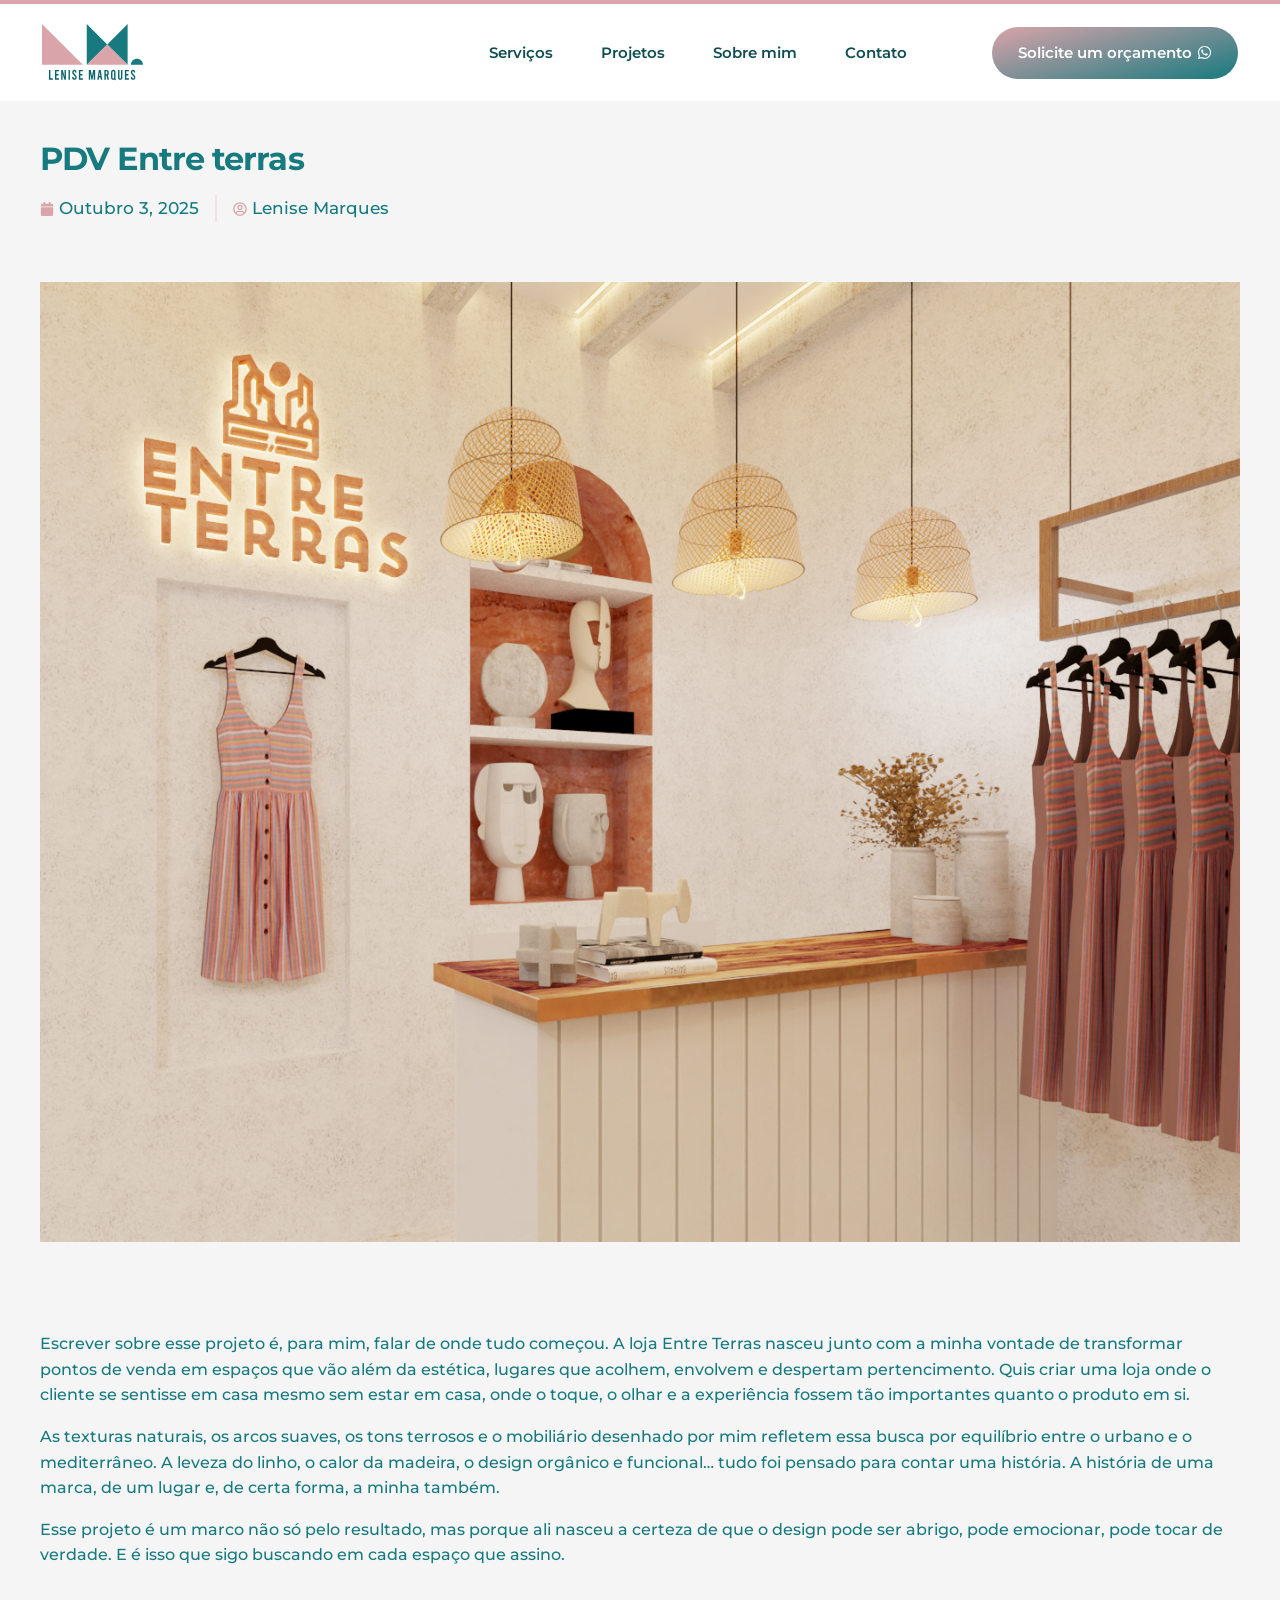
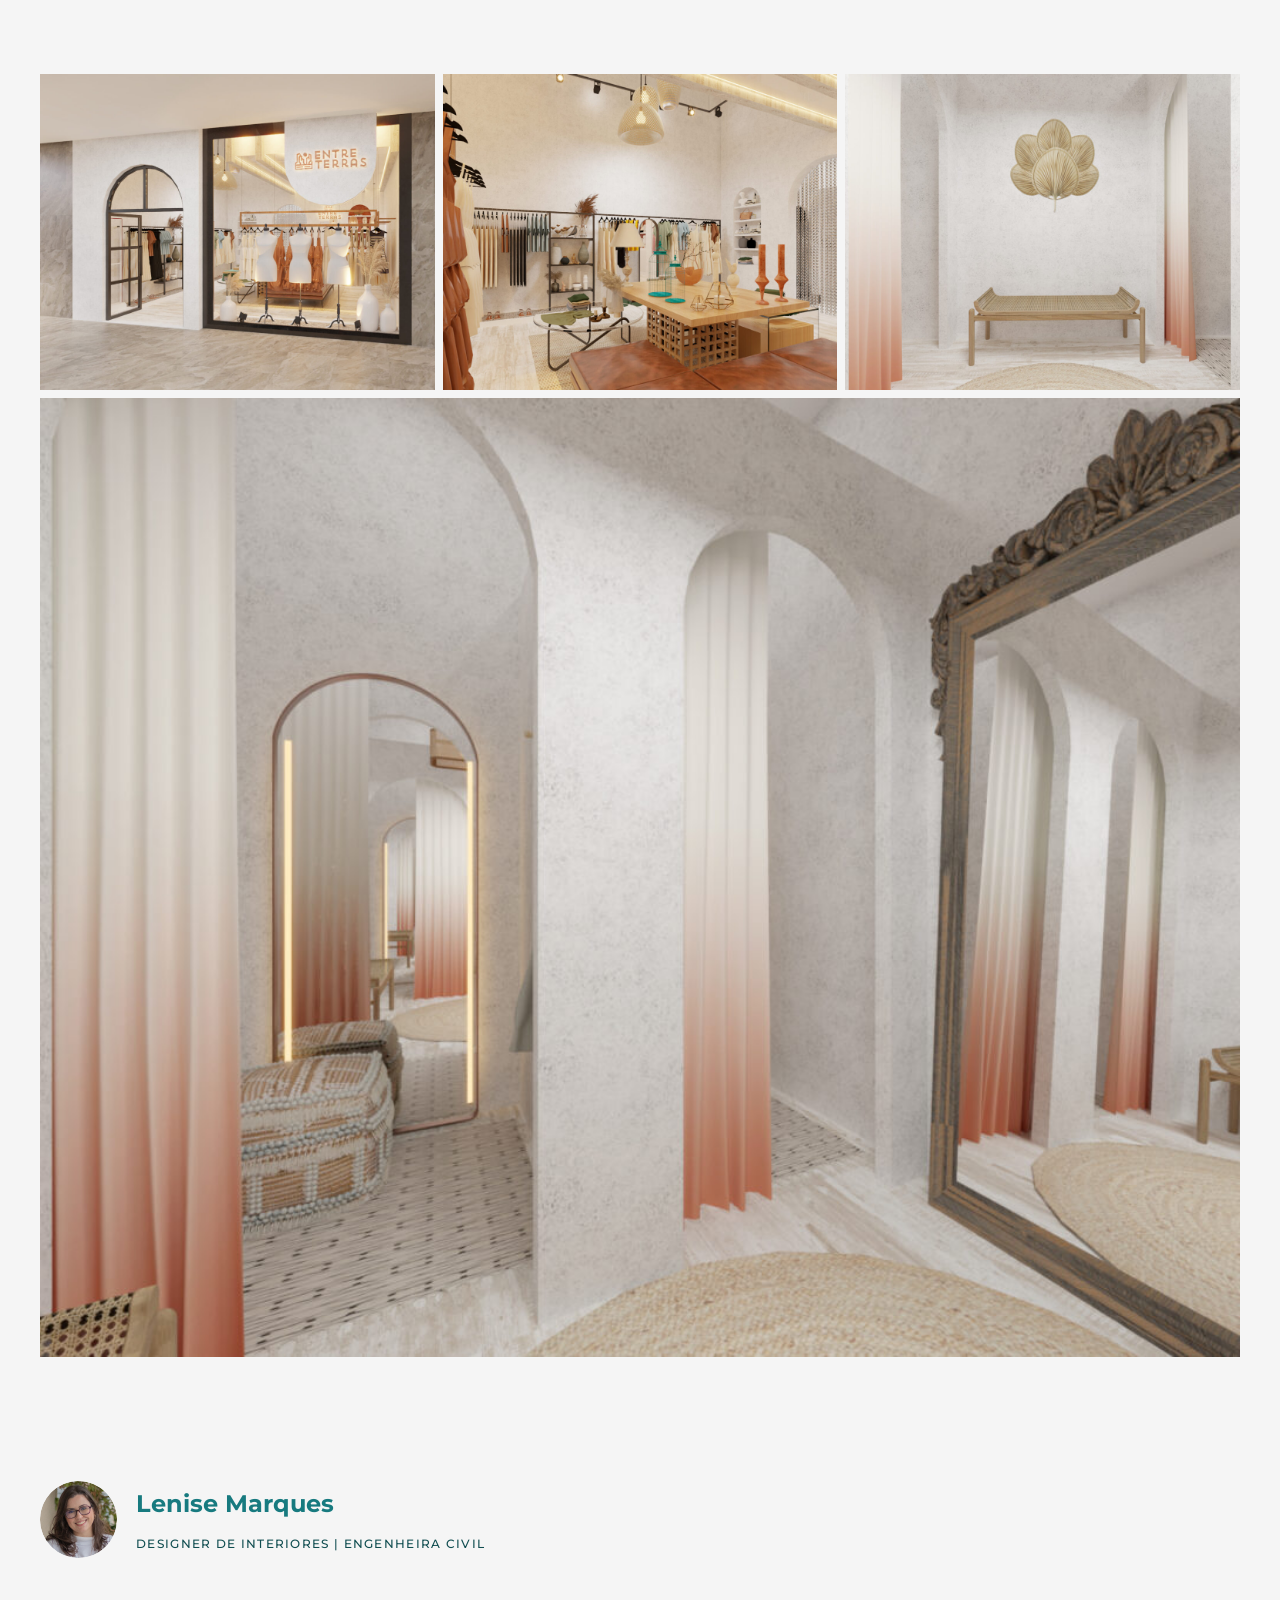
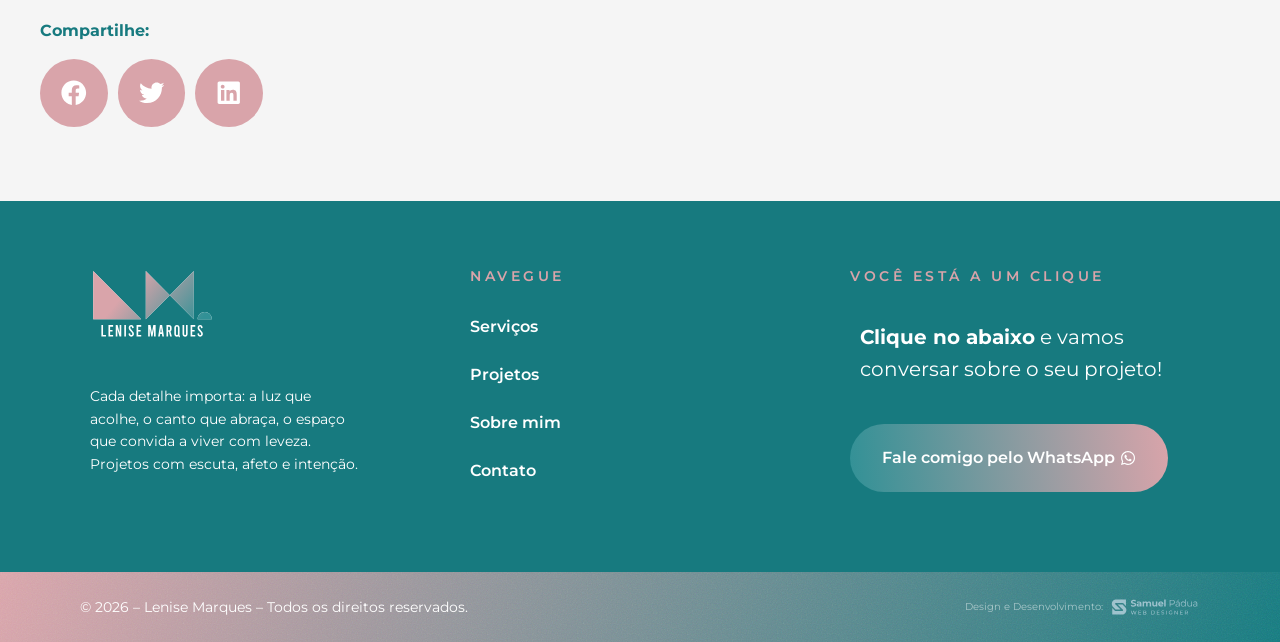
<file: pdv-entre-terras/index.html>
<!doctype html>
<html lang="pt-BR" class="no-js" itemtype="https://schema.org/Blog" itemscope>
<head>
	<meta charset="UTF-8">
	<meta name="viewport" content="width=device-width, initial-scale=1, minimum-scale=1">
	<!-- This site is optimized with the Yoast SEO plugin v27.2 - https://yoast.com/product/yoast-seo-wordpress/ -->
	<title>PDV Entre terras | Projeto de Interiores | Lenise Marques</title>
	<meta name="description" content="A loja Entre Terras: um ponto de venda pensado para ir além da estética, um lugar que acolhe, envolve e desperta pertencimento em quem entra.">
	<meta name="robots" content="index,follow,max-image-preview:large">
	<meta name="author" content="Lenise Marques">
	<meta name="theme-color" content="#177A7F">
	<link rel="canonical" href="https://lenisemarquesinteriores.com/pdv-entre-terras/">
	<meta property="og:locale" content="pt_BR">
	<meta property="og:type" content="article">
	<meta property="og:site_name" content="Lenise Marques Interiores">
	<meta property="og:url" content="https://lenisemarquesinteriores.com/pdv-entre-terras/">
	<meta property="og:title" content="PDV Entre terras | Projeto de Interiores | Lenise Marques">
	<meta property="og:description" content="A loja Entre Terras: um ponto de venda pensado para ir além da estética, um lugar que acolhe, envolve e desperta pertencimento em quem entra.">
	<meta property="og:image" content="https://lenisemarquesinteriores.com/assets/uploads/2025/10/CAPA-6.jpg">
	<meta property="og:image:type" content="image/jpeg">
	<meta property="og:image:width" content="1350">
	<meta property="og:image:height" content="1080">
	<meta property="og:image:alt" content="Loja Entre Terras, projeto de ponto de venda por Lenise Marques">
	<meta property="article:published_time" content="2025-10-03T16:45:53+00:00">
	<meta property="article:modified_time" content="2025-10-03T16:45:53+00:00">
	<meta name="twitter:card" content="summary_large_image">
	<meta name="twitter:title" content="PDV Entre terras | Projeto de Interiores | Lenise Marques">
	<meta name="twitter:description" content="A loja Entre Terras: um ponto de venda pensado para ir além da estética, um lugar que acolhe, envolve e desperta pertencimento em quem entra.">
	<meta name="twitter:image" content="https://lenisemarquesinteriores.com/assets/uploads/2025/10/CAPA-6.jpg">
	<meta name="twitter:image:alt" content="Loja Entre Terras, projeto de ponto de venda por Lenise Marques">
	<script type="application/ld+json">
	{
		"@context": "https://schema.org",
		"@graph": [
			{
				"@type": "Article",
				"@id": "https://lenisemarquesinteriores.com/pdv-entre-terras/#page",
				"url": "https://lenisemarquesinteriores.com/pdv-entre-terras/",
				"name": "PDV Entre terras | Projeto de Interiores | Lenise Marques",
				"headline": "PDV Entre terras | Projeto de Interiores | Lenise Marques",
				"description": "A loja Entre Terras: um ponto de venda pensado para ir além da estética, um lugar que acolhe, envolve e desperta pertencimento em quem entra.",
				"inLanguage": "pt-BR",
				"image": "https://lenisemarquesinteriores.com/assets/uploads/2025/10/CAPA-6.jpg",
				"isPartOf": {
					"@id": "https://lenisemarquesinteriores.com/#website"
				},
				"datePublished": "2025-10-03T16:45:53+00:00",
				"dateModified": "2025-10-03T16:45:53+00:00",
				"author": {
					"@id": "https://lenisemarquesinteriores.com/#lenise-marques"
				},
				"publisher": {
					"@id": "https://lenisemarquesinteriores.com/#business"
				}
			}
		]
	}
	</script>
	<meta name="robots" content="index,follow,max-image-preview:large">
	<meta name="theme-color" content="#177A7F">
	<meta name="robots" content="index,follow,max-image-preview:large">
	<meta name="theme-color" content="#177A7F">
	<!-- / Yoast SEO plugin. -->

<style id="wp-img-auto-sizes-contain-inline-css">
img:is([sizes=auto i],[sizes^="auto," i]){contain-intrinsic-size:3000px 1500px}
/*# sourceURL=wp-img-auto-sizes-contain-inline-css */
</style>
<link rel='stylesheet' id='hfe-widgets-style-css' href='../assets/plugins/header-footer-elementor/inc/widgets-css/frontend.css?ver=2.5.0' media='all' />
<link rel='stylesheet' id='wp-block-library-css' href='../assets/wp-includes/css/dist/block-library/style.min.css?ver=7.0.2' media='all' />
<style id="classic-theme-styles-inline-css">
/*! This file is auto-generated */
.wp-block-button__link{color:#fff;background-color:#32373c;border-radius:9999px;box-shadow:none;text-decoration:none;padding:calc(.667em + 2px) calc(1.333em + 2px);font-size:1.125em}.wp-block-file__button{background:#32373c;color:#fff;text-decoration:none}
/*# sourceURL=/wp-includes/css/classic-themes.min.css */
</style>
<style id="global-styles-inline-css">
:root{--wp--preset--aspect-ratio--square: 1;--wp--preset--aspect-ratio--4-3: 4/3;--wp--preset--aspect-ratio--3-4: 3/4;--wp--preset--aspect-ratio--3-2: 3/2;--wp--preset--aspect-ratio--2-3: 2/3;--wp--preset--aspect-ratio--16-9: 16/9;--wp--preset--aspect-ratio--9-16: 9/16;--wp--preset--color--black: #000000;--wp--preset--color--cyan-bluish-gray: #abb8c3;--wp--preset--color--white: #ffffff;--wp--preset--color--pale-pink: #f78da7;--wp--preset--color--vivid-red: #cf2e2e;--wp--preset--color--luminous-vivid-orange: #ff6900;--wp--preset--color--luminous-vivid-amber: #fcb900;--wp--preset--color--light-green-cyan: #7bdcb5;--wp--preset--color--vivid-green-cyan: #00d084;--wp--preset--color--pale-cyan-blue: #8ed1fc;--wp--preset--color--vivid-cyan-blue: #0693e3;--wp--preset--color--vivid-purple: #9b51e0;--wp--preset--color--theme-palette-1: var(--global-palette1);--wp--preset--color--theme-palette-2: var(--global-palette2);--wp--preset--color--theme-palette-3: var(--global-palette3);--wp--preset--color--theme-palette-4: var(--global-palette4);--wp--preset--color--theme-palette-5: var(--global-palette5);--wp--preset--color--theme-palette-6: var(--global-palette6);--wp--preset--color--theme-palette-7: var(--global-palette7);--wp--preset--color--theme-palette-8: var(--global-palette8);--wp--preset--color--theme-palette-9: var(--global-palette9);--wp--preset--gradient--vivid-cyan-blue-to-vivid-purple: linear-gradient(135deg,rgb(6,147,227) 0%,rgb(155,81,224) 100%);--wp--preset--gradient--light-green-cyan-to-vivid-green-cyan: linear-gradient(135deg,rgb(122,220,180) 0%,rgb(0,208,130) 100%);--wp--preset--gradient--luminous-vivid-amber-to-luminous-vivid-orange: linear-gradient(135deg,rgb(252,185,0) 0%,rgb(255,105,0) 100%);--wp--preset--gradient--luminous-vivid-orange-to-vivid-red: linear-gradient(135deg,rgb(255,105,0) 0%,rgb(207,46,46) 100%);--wp--preset--gradient--very-light-gray-to-cyan-bluish-gray: linear-gradient(135deg,rgb(238,238,238) 0%,rgb(169,184,195) 100%);--wp--preset--gradient--cool-to-warm-spectrum: linear-gradient(135deg,rgb(74,234,220) 0%,rgb(151,120,209) 20%,rgb(207,42,186) 40%,rgb(238,44,130) 60%,rgb(251,105,98) 80%,rgb(254,248,76) 100%);--wp--preset--gradient--blush-light-purple: linear-gradient(135deg,rgb(255,206,236) 0%,rgb(152,150,240) 100%);--wp--preset--gradient--blush-bordeaux: linear-gradient(135deg,rgb(254,205,165) 0%,rgb(254,45,45) 50%,rgb(107,0,62) 100%);--wp--preset--gradient--luminous-dusk: linear-gradient(135deg,rgb(255,203,112) 0%,rgb(199,81,192) 50%,rgb(65,88,208) 100%);--wp--preset--gradient--pale-ocean: linear-gradient(135deg,rgb(255,245,203) 0%,rgb(182,227,212) 50%,rgb(51,167,181) 100%);--wp--preset--gradient--electric-grass: linear-gradient(135deg,rgb(202,248,128) 0%,rgb(113,206,126) 100%);--wp--preset--gradient--midnight: linear-gradient(135deg,rgb(2,3,129) 0%,rgb(40,116,252) 100%);--wp--preset--font-size--small: var(--global-font-size-small);--wp--preset--font-size--medium: var(--global-font-size-medium);--wp--preset--font-size--large: var(--global-font-size-large);--wp--preset--font-size--x-large: 42px;--wp--preset--font-size--larger: var(--global-font-size-larger);--wp--preset--font-size--xxlarge: var(--global-font-size-xxlarge);--wp--preset--spacing--20: 0.44rem;--wp--preset--spacing--30: 0.67rem;--wp--preset--spacing--40: 1rem;--wp--preset--spacing--50: 1.5rem;--wp--preset--spacing--60: 2.25rem;--wp--preset--spacing--70: 3.38rem;--wp--preset--spacing--80: 5.06rem;--wp--preset--shadow--natural: 6px 6px 9px rgba(0, 0, 0, 0.2);--wp--preset--shadow--deep: 12px 12px 50px rgba(0, 0, 0, 0.4);--wp--preset--shadow--sharp: 6px 6px 0px rgba(0, 0, 0, 0.2);--wp--preset--shadow--outlined: 6px 6px 0px -3px rgb(255, 255, 255), 6px 6px rgb(0, 0, 0);--wp--preset--shadow--crisp: 6px 6px 0px rgb(0, 0, 0);}:root { --wp--style--global--content-size: var(--global-calc-content-width);--wp--style--global--wide-size: var(--global-calc-wide-content-width); }:where(body) { margin: 0; }:where(.is-layout-flex){gap: 0.5em;}:where(.is-layout-grid){gap: 0.5em;}body .is-layout-flex{display: flex;}.is-layout-flex{flex-wrap: wrap;align-items: center;}.is-layout-flex > :is(*, div){margin: 0;}body .is-layout-grid{display: grid;}.is-layout-grid > :is(*, div){margin: 0;}body{padding-top: 0px;padding-right: 0px;padding-bottom: 0px;padding-left: 0px;}:root :where(.wp-element-button, .wp-block-button__link){font-style: inherit;font-weight: inherit;letter-spacing: inherit;text-transform: inherit;}.has-black-color{color: var(--wp--preset--color--black) !important;}.has-cyan-bluish-gray-color{color: var(--wp--preset--color--cyan-bluish-gray) !important;}.has-white-color{color: var(--wp--preset--color--white) !important;}.has-pale-pink-color{color: var(--wp--preset--color--pale-pink) !important;}.has-vivid-red-color{color: var(--wp--preset--color--vivid-red) !important;}.has-luminous-vivid-orange-color{color: var(--wp--preset--color--luminous-vivid-orange) !important;}.has-luminous-vivid-amber-color{color: var(--wp--preset--color--luminous-vivid-amber) !important;}.has-light-green-cyan-color{color: var(--wp--preset--color--light-green-cyan) !important;}.has-vivid-green-cyan-color{color: var(--wp--preset--color--vivid-green-cyan) !important;}.has-pale-cyan-blue-color{color: var(--wp--preset--color--pale-cyan-blue) !important;}.has-vivid-cyan-blue-color{color: var(--wp--preset--color--vivid-cyan-blue) !important;}.has-vivid-purple-color{color: var(--wp--preset--color--vivid-purple) !important;}.has-theme-palette-1-color{color: var(--wp--preset--color--theme-palette-1) !important;}.has-theme-palette-2-color{color: var(--wp--preset--color--theme-palette-2) !important;}.has-theme-palette-3-color{color: var(--wp--preset--color--theme-palette-3) !important;}.has-theme-palette-4-color{color: var(--wp--preset--color--theme-palette-4) !important;}.has-theme-palette-5-color{color: var(--wp--preset--color--theme-palette-5) !important;}.has-theme-palette-6-color{color: var(--wp--preset--color--theme-palette-6) !important;}.has-theme-palette-7-color{color: var(--wp--preset--color--theme-palette-7) !important;}.has-theme-palette-8-color{color: var(--wp--preset--color--theme-palette-8) !important;}.has-theme-palette-9-color{color: var(--wp--preset--color--theme-palette-9) !important;}.has-black-background-color{background-color: var(--wp--preset--color--black) !important;}.has-cyan-bluish-gray-background-color{background-color: var(--wp--preset--color--cyan-bluish-gray) !important;}.has-white-background-color{background-color: var(--wp--preset--color--white) !important;}.has-pale-pink-background-color{background-color: var(--wp--preset--color--pale-pink) !important;}.has-vivid-red-background-color{background-color: var(--wp--preset--color--vivid-red) !important;}.has-luminous-vivid-orange-background-color{background-color: var(--wp--preset--color--luminous-vivid-orange) !important;}.has-luminous-vivid-amber-background-color{background-color: var(--wp--preset--color--luminous-vivid-amber) !important;}.has-light-green-cyan-background-color{background-color: var(--wp--preset--color--light-green-cyan) !important;}.has-vivid-green-cyan-background-color{background-color: var(--wp--preset--color--vivid-green-cyan) !important;}.has-pale-cyan-blue-background-color{background-color: var(--wp--preset--color--pale-cyan-blue) !important;}.has-vivid-cyan-blue-background-color{background-color: var(--wp--preset--color--vivid-cyan-blue) !important;}.has-vivid-purple-background-color{background-color: var(--wp--preset--color--vivid-purple) !important;}.has-theme-palette-1-background-color{background-color: var(--wp--preset--color--theme-palette-1) !important;}.has-theme-palette-2-background-color{background-color: var(--wp--preset--color--theme-palette-2) !important;}.has-theme-palette-3-background-color{background-color: var(--wp--preset--color--theme-palette-3) !important;}.has-theme-palette-4-background-color{background-color: var(--wp--preset--color--theme-palette-4) !important;}.has-theme-palette-5-background-color{background-color: var(--wp--preset--color--theme-palette-5) !important;}.has-theme-palette-6-background-color{background-color: var(--wp--preset--color--theme-palette-6) !important;}.has-theme-palette-7-background-color{background-color: var(--wp--preset--color--theme-palette-7) !important;}.has-theme-palette-8-background-color{background-color: var(--wp--preset--color--theme-palette-8) !important;}.has-theme-palette-9-background-color{background-color: var(--wp--preset--color--theme-palette-9) !important;}.has-black-border-color{border-color: var(--wp--preset--color--black) !important;}.has-cyan-bluish-gray-border-color{border-color: var(--wp--preset--color--cyan-bluish-gray) !important;}.has-white-border-color{border-color: var(--wp--preset--color--white) !important;}.has-pale-pink-border-color{border-color: var(--wp--preset--color--pale-pink) !important;}.has-vivid-red-border-color{border-color: var(--wp--preset--color--vivid-red) !important;}.has-luminous-vivid-orange-border-color{border-color: var(--wp--preset--color--luminous-vivid-orange) !important;}.has-luminous-vivid-amber-border-color{border-color: var(--wp--preset--color--luminous-vivid-amber) !important;}.has-light-green-cyan-border-color{border-color: var(--wp--preset--color--light-green-cyan) !important;}.has-vivid-green-cyan-border-color{border-color: var(--wp--preset--color--vivid-green-cyan) !important;}.has-pale-cyan-blue-border-color{border-color: var(--wp--preset--color--pale-cyan-blue) !important;}.has-vivid-cyan-blue-border-color{border-color: var(--wp--preset--color--vivid-cyan-blue) !important;}.has-vivid-purple-border-color{border-color: var(--wp--preset--color--vivid-purple) !important;}.has-theme-palette-1-border-color{border-color: var(--wp--preset--color--theme-palette-1) !important;}.has-theme-palette-2-border-color{border-color: var(--wp--preset--color--theme-palette-2) !important;}.has-theme-palette-3-border-color{border-color: var(--wp--preset--color--theme-palette-3) !important;}.has-theme-palette-4-border-color{border-color: var(--wp--preset--color--theme-palette-4) !important;}.has-theme-palette-5-border-color{border-color: var(--wp--preset--color--theme-palette-5) !important;}.has-theme-palette-6-border-color{border-color: var(--wp--preset--color--theme-palette-6) !important;}.has-theme-palette-7-border-color{border-color: var(--wp--preset--color--theme-palette-7) !important;}.has-theme-palette-8-border-color{border-color: var(--wp--preset--color--theme-palette-8) !important;}.has-theme-palette-9-border-color{border-color: var(--wp--preset--color--theme-palette-9) !important;}.has-vivid-cyan-blue-to-vivid-purple-gradient-background{background: var(--wp--preset--gradient--vivid-cyan-blue-to-vivid-purple) !important;}.has-light-green-cyan-to-vivid-green-cyan-gradient-background{background: var(--wp--preset--gradient--light-green-cyan-to-vivid-green-cyan) !important;}.has-luminous-vivid-amber-to-luminous-vivid-orange-gradient-background{background: var(--wp--preset--gradient--luminous-vivid-amber-to-luminous-vivid-orange) !important;}.has-luminous-vivid-orange-to-vivid-red-gradient-background{background: var(--wp--preset--gradient--luminous-vivid-orange-to-vivid-red) !important;}.has-very-light-gray-to-cyan-bluish-gray-gradient-background{background: var(--wp--preset--gradient--very-light-gray-to-cyan-bluish-gray) !important;}.has-cool-to-warm-spectrum-gradient-background{background: var(--wp--preset--gradient--cool-to-warm-spectrum) !important;}.has-blush-light-purple-gradient-background{background: var(--wp--preset--gradient--blush-light-purple) !important;}.has-blush-bordeaux-gradient-background{background: var(--wp--preset--gradient--blush-bordeaux) !important;}.has-luminous-dusk-gradient-background{background: var(--wp--preset--gradient--luminous-dusk) !important;}.has-pale-ocean-gradient-background{background: var(--wp--preset--gradient--pale-ocean) !important;}.has-electric-grass-gradient-background{background: var(--wp--preset--gradient--electric-grass) !important;}.has-midnight-gradient-background{background: var(--wp--preset--gradient--midnight) !important;}.has-small-font-size{font-size: var(--wp--preset--font-size--small) !important;}.has-medium-font-size{font-size: var(--wp--preset--font-size--medium) !important;}.has-large-font-size{font-size: var(--wp--preset--font-size--large) !important;}.has-x-large-font-size{font-size: var(--wp--preset--font-size--x-large) !important;}.has-larger-font-size{font-size: var(--wp--preset--font-size--larger) !important;}.has-xxlarge-font-size{font-size: var(--wp--preset--font-size--xxlarge) !important;}
:root :where(.wp-block-icon svg){width: 24px;}
:where(.wp-block-post-template.is-layout-flex){gap: 1.25em;}:where(.wp-block-post-template.is-layout-grid){gap: 1.25em;}
:where(.wp-block-term-template.is-layout-flex){gap: 1.25em;}:where(.wp-block-term-template.is-layout-grid){gap: 1.25em;}
:where(.wp-block-columns.is-layout-flex){gap: 2em;}:where(.wp-block-columns.is-layout-grid){gap: 2em;}
:root :where(.wp-block-pullquote){font-size: 1.5em;line-height: 1.6;}
/*# sourceURL=global-styles-inline-css */
</style>
<link rel='stylesheet' id='hfe-style-css' href='../assets/plugins/header-footer-elementor/assets/css/header-footer-elementor.css?ver=2.5.0' media='all' />
<link rel='stylesheet' id='elementor-frontend-css' href='../assets/plugins/elementor/assets/css/frontend.min.css?ver=3.33.4' media='all' />
<style id="elementor-frontend-inline-css">
.elementor-kit-43{--e-global-color-primary:#D9A4AA;--e-global-color-secondary:#177A7F;--e-global-color-text:#104D50;--e-global-color-accent:#D9A4AA;--e-global-color-kadence1:#2B6CB0;--e-global-color-kadence2:#215387;--e-global-color-kadence3:#1A202C;--e-global-color-kadence4:#2D3748;--e-global-color-kadence5:#4A5568;--e-global-color-kadence6:#718096;--e-global-color-kadence7:#EDF2F7;--e-global-color-kadence8:#F7FAFC;--e-global-color-kadence9:#ffffff;--e-global-typography-primary-font-family:"Roboto";--e-global-typography-primary-font-weight:600;--e-global-typography-secondary-font-family:"Roboto Slab";--e-global-typography-secondary-font-weight:400;--e-global-typography-text-font-family:"Roboto";--e-global-typography-text-font-weight:400;--e-global-typography-accent-font-family:"Roboto";--e-global-typography-accent-font-weight:500;background-color:#FFFFFF;}.elementor-kit-43.el-is-editing{--global-palette1:#2B6CB0;--global-palette2:#215387;--global-palette3:#1A202C;--global-palette4:#2D3748;--global-palette5:#4A5568;--global-palette6:#718096;--global-palette7:#EDF2F7;--global-palette8:#F7FAFC;--global-palette9:#ffffff;}.elementor-kit-43 e-page-transition{background-color:#FFBC7D;}.elementor-section.elementor-section-boxed > .elementor-container{max-width:1140px;}.e-con{--container-max-width:1140px;}.elementor-widget:not(:last-child){margin-block-end:20px;}.elementor-element{--widgets-spacing:20px 20px;--widgets-spacing-row:20px;--widgets-spacing-column:20px;}{}h1.entry-title{display:var(--page-title-display);}@media(max-width:1024px){.elementor-section.elementor-section-boxed > .elementor-container{max-width:1024px;}.e-con{--container-max-width:1024px;}}@media(max-width:767px){.elementor-section.elementor-section-boxed > .elementor-container{max-width:767px;}.e-con{--container-max-width:767px;}}
.elementor-576 .elementor-element.elementor-element-b2c8a2a{--display:flex;--min-height:32px;--flex-direction:column;--container-widget-width:100%;--container-widget-height:initial;--container-widget-flex-grow:0;--container-widget-align-self:initial;--flex-wrap-mobile:wrap;--justify-content:center;border-style:solid;--border-style:solid;border-width:4px 0px 0px 0px;--border-top-width:4px;--border-right-width:0px;--border-bottom-width:0px;--border-left-width:0px;border-color:#D9A4AA;--border-color:#D9A4AA;--border-radius:0px 0px 0px 0px;}.elementor-576 .elementor-element.elementor-element-c975842{--display:grid;--min-height:0px;--e-con-grid-template-columns:repeat(3, 1fr);--e-con-grid-template-rows:repeat(1, 1fr);--gap:0px 0px;--row-gap:0px;--column-gap:0px;--grid-auto-flow:row;--align-items:center;}.elementor-widget-site-logo .hfe-site-logo-container .hfe-site-logo-img{border-color:var( --e-global-color-primary );}.elementor-widget-site-logo .widget-image-caption{color:var( --e-global-color-text );font-family:var( --e-global-typography-text-font-family ), Sans-serif;font-weight:var( --e-global-typography-text-font-weight );}.elementor-576 .elementor-element.elementor-element-d58c8b5 .hfe-site-logo-container, .elementor-576 .elementor-element.elementor-element-d58c8b5 .hfe-caption-width figcaption{text-align:center;}.elementor-576 .elementor-element.elementor-element-d58c8b5 .widget-image-caption{margin-top:0px;margin-bottom:0px;}.elementor-576 .elementor-element.elementor-element-d58c8b5{width:var( --container-widget-width, 35% );max-width:35%;--container-widget-width:35%;--container-widget-flex-grow:0;}.elementor-576 .elementor-element.elementor-element-d58c8b5 .hfe-site-logo-container .hfe-site-logo-img{border-style:none;}.elementor-widget-navigation-menu .menu-item a.hfe-menu-item.elementor-button{background-color:var( --e-global-color-accent );font-family:var( --e-global-typography-accent-font-family ), Sans-serif;font-weight:var( --e-global-typography-accent-font-weight );}.elementor-widget-navigation-menu .menu-item a.hfe-menu-item.elementor-button:hover{background-color:var( --e-global-color-accent );}.elementor-widget-navigation-menu a.hfe-menu-item, .elementor-widget-navigation-menu a.hfe-sub-menu-item{font-family:var( --e-global-typography-primary-font-family ), Sans-serif;font-weight:var( --e-global-typography-primary-font-weight );}.elementor-widget-navigation-menu .menu-item a.hfe-menu-item, .elementor-widget-navigation-menu .sub-menu a.hfe-sub-menu-item{color:var( --e-global-color-text );}.elementor-widget-navigation-menu .menu-item a.hfe-menu-item:hover,
								.elementor-widget-navigation-menu .sub-menu a.hfe-sub-menu-item:hover,
								.elementor-widget-navigation-menu .menu-item.current-menu-item a.hfe-menu-item,
								.elementor-widget-navigation-menu .menu-item a.hfe-menu-item.highlighted,
								.elementor-widget-navigation-menu .menu-item a.hfe-menu-item:focus{color:var( --e-global-color-accent );}.elementor-widget-navigation-menu .hfe-nav-menu-layout:not(.hfe-pointer__framed) .menu-item.parent a.hfe-menu-item:before,
								.elementor-widget-navigation-menu .hfe-nav-menu-layout:not(.hfe-pointer__framed) .menu-item.parent a.hfe-menu-item:after{background-color:var( --e-global-color-accent );}.elementor-widget-navigation-menu .hfe-nav-menu-layout:not(.hfe-pointer__framed) .menu-item.parent .sub-menu .hfe-has-submenu-container a:after{background-color:var( --e-global-color-accent );}.elementor-widget-navigation-menu .hfe-pointer__framed .menu-item.parent a.hfe-menu-item:before,
								.elementor-widget-navigation-menu .hfe-pointer__framed .menu-item.parent a.hfe-menu-item:after{border-color:var( --e-global-color-accent );}
							.elementor-widget-navigation-menu .sub-menu li a.hfe-sub-menu-item,
							.elementor-widget-navigation-menu nav.hfe-dropdown li a.hfe-sub-menu-item,
							.elementor-widget-navigation-menu nav.hfe-dropdown li a.hfe-menu-item,
							.elementor-widget-navigation-menu nav.hfe-dropdown-expandible li a.hfe-menu-item,
							.elementor-widget-navigation-menu nav.hfe-dropdown-expandible li a.hfe-sub-menu-item{font-family:var( --e-global-typography-accent-font-family ), Sans-serif;font-weight:var( --e-global-typography-accent-font-weight );}.elementor-576 .elementor-element.elementor-element-7b0d48c .menu-item a.hfe-menu-item{padding-left:8px;padding-right:8px;}.elementor-576 .elementor-element.elementor-element-7b0d48c .menu-item a.hfe-sub-menu-item{padding-left:calc( 8px + 20px );padding-right:8px;}.elementor-576 .elementor-element.elementor-element-7b0d48c .hfe-nav-menu__layout-vertical .menu-item ul ul a.hfe-sub-menu-item{padding-left:calc( 8px + 40px );padding-right:8px;}.elementor-576 .elementor-element.elementor-element-7b0d48c .hfe-nav-menu__layout-vertical .menu-item ul ul ul a.hfe-sub-menu-item{padding-left:calc( 8px + 60px );padding-right:8px;}.elementor-576 .elementor-element.elementor-element-7b0d48c .hfe-nav-menu__layout-vertical .menu-item ul ul ul ul a.hfe-sub-menu-item{padding-left:calc( 8px + 80px );padding-right:8px;}.elementor-576 .elementor-element.elementor-element-7b0d48c .menu-item a.hfe-menu-item, .elementor-576 .elementor-element.elementor-element-7b0d48c .menu-item a.hfe-sub-menu-item{padding-top:8px;padding-bottom:8px;}body:not(.rtl) .elementor-576 .elementor-element.elementor-element-7b0d48c .hfe-nav-menu__layout-horizontal .hfe-nav-menu > li.menu-item:not(:last-child){margin-right:5px;}body.rtl .elementor-576 .elementor-element.elementor-element-7b0d48c .hfe-nav-menu__layout-horizontal .hfe-nav-menu > li.menu-item:not(:last-child){margin-left:5px;}.elementor-576 .elementor-element.elementor-element-7b0d48c nav:not(.hfe-nav-menu__layout-horizontal) .hfe-nav-menu > li.menu-item:not(:last-child){margin-bottom:5px;}body:not(.rtl) .elementor-576 .elementor-element.elementor-element-7b0d48c .hfe-nav-menu__layout-horizontal .hfe-nav-menu > li.menu-item{margin-bottom:0px;}.elementor-576 .elementor-element.elementor-element-7b0d48c ul.sub-menu{width:220px;}.elementor-576 .elementor-element.elementor-element-7b0d48c .sub-menu a.hfe-sub-menu-item,
						 .elementor-576 .elementor-element.elementor-element-7b0d48c nav.hfe-dropdown li a.hfe-menu-item,
						 .elementor-576 .elementor-element.elementor-element-7b0d48c nav.hfe-dropdown li a.hfe-sub-menu-item,
						 .elementor-576 .elementor-element.elementor-element-7b0d48c nav.hfe-dropdown-expandible li a.hfe-menu-item,
						 .elementor-576 .elementor-element.elementor-element-7b0d48c nav.hfe-dropdown-expandible li a.hfe-sub-menu-item{padding-top:15px;padding-bottom:15px;}.elementor-576 .elementor-element.elementor-element-7b0d48c{width:var( --container-widget-width, 100% );max-width:100%;--container-widget-width:100%;--container-widget-flex-grow:0;}.elementor-576 .elementor-element.elementor-element-7b0d48c.elementor-element{--flex-grow:0;--flex-shrink:0;}.elementor-576 .elementor-element.elementor-element-7b0d48c > .elementor-widget-container{border-style:none;}.elementor-576 .elementor-element.elementor-element-7b0d48c .hfe-nav-menu__toggle{margin-left:auto;}.elementor-576 .elementor-element.elementor-element-7b0d48c a.hfe-menu-item, .elementor-576 .elementor-element.elementor-element-7b0d48c a.hfe-sub-menu-item{font-family:"Montserrat", Sans-serif;font-size:15px;font-weight:600;}.elementor-576 .elementor-element.elementor-element-7b0d48c .menu-item a.hfe-menu-item, .elementor-576 .elementor-element.elementor-element-7b0d48c .sub-menu a.hfe-sub-menu-item{color:#104D50;}.elementor-576 .elementor-element.elementor-element-7b0d48c .menu-item a.hfe-menu-item:hover,
								.elementor-576 .elementor-element.elementor-element-7b0d48c .sub-menu a.hfe-sub-menu-item:hover,
								.elementor-576 .elementor-element.elementor-element-7b0d48c .menu-item.current-menu-item a.hfe-menu-item,
								.elementor-576 .elementor-element.elementor-element-7b0d48c .menu-item a.hfe-menu-item.highlighted,
								.elementor-576 .elementor-element.elementor-element-7b0d48c .menu-item a.hfe-menu-item:focus{color:#D9A4AA;}.elementor-576 .elementor-element.elementor-element-7b0d48c .menu-item.current-menu-item a.hfe-menu-item,
								.elementor-576 .elementor-element.elementor-element-7b0d48c .menu-item.current-menu-ancestor a.hfe-menu-item{color:#C58F95;}.elementor-576 .elementor-element.elementor-element-7b0d48c .sub-menu,
								.elementor-576 .elementor-element.elementor-element-7b0d48c nav.hfe-dropdown,
								.elementor-576 .elementor-element.elementor-element-7b0d48c nav.hfe-dropdown-expandible,
								.elementor-576 .elementor-element.elementor-element-7b0d48c nav.hfe-dropdown .menu-item a.hfe-menu-item,
								.elementor-576 .elementor-element.elementor-element-7b0d48c nav.hfe-dropdown .menu-item a.hfe-sub-menu-item{background-color:#fff;}.elementor-576 .elementor-element.elementor-element-7b0d48c .sub-menu li.menu-item:not(:last-child),
						.elementor-576 .elementor-element.elementor-element-7b0d48c nav.hfe-dropdown li.menu-item:not(:last-child),
						.elementor-576 .elementor-element.elementor-element-7b0d48c nav.hfe-dropdown-expandible li.menu-item:not(:last-child){border-bottom-style:solid;border-bottom-color:#c4c4c4;border-bottom-width:1px;}.elementor-widget-button .elementor-button{background-color:var( --e-global-color-accent );font-family:var( --e-global-typography-accent-font-family ), Sans-serif;font-weight:var( --e-global-typography-accent-font-weight );}.elementor-576 .elementor-element.elementor-element-1135577 .elementor-button{background-color:transparent;font-family:"Montserrat", Sans-serif;font-size:15px;font-weight:600;line-height:20px;fill:#FFFFFF;color:#FFFFFF;background-image:linear-gradient(165deg, var( --e-global-color-primary ) 0%, var( --e-global-color-secondary ) 100%);border-style:solid;border-width:0px 0px 0px 0px;border-color:#177A7F40;border-radius:56px 56px 56px 56px;padding:16px 26px 16px 26px;}.elementor-576 .elementor-element.elementor-element-1135577 .elementor-button:hover, .elementor-576 .elementor-element.elementor-element-1135577 .elementor-button:focus{background-color:transparent;color:#FFFFFF;background-image:linear-gradient(318deg, var( --e-global-color-secondary ) 0%, var( --e-global-color-secondary ) 100%);border-color:#02010100;}.elementor-576 .elementor-element.elementor-element-1135577{width:auto;max-width:auto;}.elementor-576 .elementor-element.elementor-element-1135577 > .elementor-widget-container{margin:0px 0px 0px 0px;padding:0px 0px 0px 0px;}.elementor-576 .elementor-element.elementor-element-1135577 .elementor-button-content-wrapper{flex-direction:row-reverse;}.elementor-576 .elementor-element.elementor-element-1135577 .elementor-button:hover svg, .elementor-576 .elementor-element.elementor-element-1135577 .elementor-button:focus svg{fill:#FFFFFF;}.elementor-576 .elementor-element.elementor-element-a95ae78{--display:flex;--flex-direction:column;--container-widget-width:calc( ( 1 - var( --container-widget-flex-grow ) ) * 100% );--container-widget-height:initial;--container-widget-flex-grow:0;--container-widget-align-self:initial;--flex-wrap-mobile:wrap;--align-items:center;}.elementor-576 .elementor-element.elementor-element-a95ae78:not(.elementor-motion-effects-element-type-background), .elementor-576 .elementor-element.elementor-element-a95ae78 > .elementor-motion-effects-container > .elementor-motion-effects-layer{background-color:#F5F5F5;}.elementor-widget-theme-post-title .elementor-heading-title{font-family:var( --e-global-typography-primary-font-family ), Sans-serif;font-weight:var( --e-global-typography-primary-font-weight );color:var( --e-global-color-primary );}.elementor-576 .elementor-element.elementor-element-9f847d9 > .elementor-widget-container{margin:32px 0px 0px 0px;}.elementor-576 .elementor-element.elementor-element-9f847d9.elementor-element{--align-self:flex-start;}.elementor-576 .elementor-element.elementor-element-9f847d9{text-align:left;}.elementor-576 .elementor-element.elementor-element-9f847d9 .elementor-heading-title{font-family:"Montserrat", Sans-serif;font-weight:700;letter-spacing:-0.9px;color:var( --e-global-color-secondary );}.elementor-widget-post-info .elementor-icon-list-item:not(:last-child):after{border-color:var( --e-global-color-text );}.elementor-widget-post-info .elementor-icon-list-icon i{color:var( --e-global-color-primary );}.elementor-widget-post-info .elementor-icon-list-icon svg{fill:var( --e-global-color-primary );}.elementor-widget-post-info .elementor-icon-list-text, .elementor-widget-post-info .elementor-icon-list-text a{color:var( --e-global-color-secondary );}.elementor-widget-post-info .elementor-icon-list-item{font-family:var( --e-global-typography-text-font-family ), Sans-serif;font-weight:var( --e-global-typography-text-font-weight );}.elementor-576 .elementor-element.elementor-element-fc7b533 > .elementor-widget-container{margin:0px 0px 32px 0px;padding:0px 0px 0px 0px;}.elementor-576 .elementor-element.elementor-element-fc7b533.elementor-element{--align-self:flex-start;}.elementor-576 .elementor-element.elementor-element-fc7b533 .elementor-icon-list-items:not(.elementor-inline-items) .elementor-icon-list-item:not(:last-child){padding-bottom:calc(32px/2);}.elementor-576 .elementor-element.elementor-element-fc7b533 .elementor-icon-list-items:not(.elementor-inline-items) .elementor-icon-list-item:not(:first-child){margin-top:calc(32px/2);}.elementor-576 .elementor-element.elementor-element-fc7b533 .elementor-icon-list-items.elementor-inline-items .elementor-icon-list-item{margin-right:calc(32px/2);margin-left:calc(32px/2);}.elementor-576 .elementor-element.elementor-element-fc7b533 .elementor-icon-list-items.elementor-inline-items{margin-right:calc(-32px/2);margin-left:calc(-32px/2);}body.rtl .elementor-576 .elementor-element.elementor-element-fc7b533 .elementor-icon-list-items.elementor-inline-items .elementor-icon-list-item:after{left:calc(-32px/2);}body:not(.rtl) .elementor-576 .elementor-element.elementor-element-fc7b533 .elementor-icon-list-items.elementor-inline-items .elementor-icon-list-item:after{right:calc(-32px/2);}.elementor-576 .elementor-element.elementor-element-fc7b533 .elementor-icon-list-item:not(:last-child):after{content:"";border-color:#D9A4AA36;}.elementor-576 .elementor-element.elementor-element-fc7b533 .elementor-icon-list-items:not(.elementor-inline-items) .elementor-icon-list-item:not(:last-child):after{border-top-style:solid;border-top-width:2px;}.elementor-576 .elementor-element.elementor-element-fc7b533 .elementor-icon-list-items.elementor-inline-items .elementor-icon-list-item:not(:last-child):after{border-left-style:solid;}.elementor-576 .elementor-element.elementor-element-fc7b533 .elementor-inline-items .elementor-icon-list-item:not(:last-child):after{border-left-width:2px;}.elementor-576 .elementor-element.elementor-element-fc7b533 .elementor-icon-list-icon{width:14px;}.elementor-576 .elementor-element.elementor-element-fc7b533 .elementor-icon-list-icon i{font-size:14px;}.elementor-576 .elementor-element.elementor-element-fc7b533 .elementor-icon-list-icon svg{--e-icon-list-icon-size:14px;}.elementor-576 .elementor-element.elementor-element-fc7b533 .elementor-icon-list-item{font-family:"Montserrat", Sans-serif;font-weight:500;text-transform:capitalize;}.elementor-widget-theme-post-content{color:var( --e-global-color-text );font-family:var( --e-global-typography-text-font-family ), Sans-serif;font-weight:var( --e-global-typography-text-font-weight );}.elementor-576 .elementor-element.elementor-element-9ac5cdb > .elementor-widget-container{margin:0px 0px 64px 0px;padding:0px 0px 32px 0px;}.elementor-576 .elementor-element.elementor-element-9ac5cdb.elementor-element{--align-self:center;--flex-grow:1;--flex-shrink:0;}.elementor-576 .elementor-element.elementor-element-9ac5cdb{text-align:left;color:var( --e-global-color-secondary );font-family:"Montserrat", Sans-serif;font-size:16px;font-weight:500;}.elementor-widget-author-box .elementor-author-box__name{color:var( --e-global-color-secondary );font-family:var( --e-global-typography-primary-font-family ), Sans-serif;font-weight:var( --e-global-typography-primary-font-weight );}.elementor-widget-author-box .elementor-author-box__bio{color:var( --e-global-color-text );font-family:var( --e-global-typography-text-font-family ), Sans-serif;font-weight:var( --e-global-typography-text-font-weight );}.elementor-widget-author-box .elementor-author-box__button{color:var( --e-global-color-secondary );border-color:var( --e-global-color-secondary );font-family:var( --e-global-typography-accent-font-family ), Sans-serif;font-weight:var( --e-global-typography-accent-font-weight );}.elementor-widget-author-box .elementor-author-box__button:hover{border-color:var( --e-global-color-secondary );color:var( --e-global-color-secondary );}.elementor-576 .elementor-element.elementor-element-c6cf081 > .elementor-widget-container{margin:0px 0px 45px 0px;padding:0px 0px 0px 0px;}.elementor-576 .elementor-element.elementor-element-c6cf081.elementor-element{--align-self:flex-start;}.elementor-576 .elementor-element.elementor-element-c6cf081 .elementor-author-box__avatar img{width:77px;height:77px;}body.rtl .elementor-576 .elementor-element.elementor-element-c6cf081.elementor-author-box--layout-image-left .elementor-author-box__avatar,
					 body:not(.rtl) .elementor-576 .elementor-element.elementor-element-c6cf081:not(.elementor-author-box--layout-image-above) .elementor-author-box__avatar{margin-right:19px;margin-left:0;}body:not(.rtl) .elementor-576 .elementor-element.elementor-element-c6cf081.elementor-author-box--layout-image-right .elementor-author-box__avatar,
					 body.rtl .elementor-576 .elementor-element.elementor-element-c6cf081:not(.elementor-author-box--layout-image-above) .elementor-author-box__avatar{margin-left:19px;margin-right:0;}.elementor-576 .elementor-element.elementor-element-c6cf081.elementor-author-box--layout-image-above .elementor-author-box__avatar{margin-bottom:19px;}.elementor-576 .elementor-element.elementor-element-c6cf081 .elementor-author-box__name{font-family:"Montserrat", Sans-serif;font-size:24px;font-weight:700;margin-bottom:0px;}.elementor-576 .elementor-element.elementor-element-c6cf081 .elementor-author-box__bio{font-family:"Montserrat", Sans-serif;font-size:12px;font-weight:500;letter-spacing:1.3px;margin-bottom:0px;}.elementor-widget-heading .elementor-heading-title{font-family:var( --e-global-typography-primary-font-family ), Sans-serif;font-weight:var( --e-global-typography-primary-font-weight );color:var( --e-global-color-primary );}.elementor-576 .elementor-element.elementor-element-59f687d.elementor-element{--align-self:flex-start;}.elementor-576 .elementor-element.elementor-element-59f687d .elementor-heading-title{font-family:"Montserrat", Sans-serif;font-size:16px;font-weight:700;color:var( --e-global-color-secondary );}.elementor-576 .elementor-element.elementor-element-cb23324 > .elementor-widget-container{margin:0px 0px 64px 0px;}.elementor-576 .elementor-element.elementor-element-cb23324.elementor-element{--align-self:flex-start;}.elementor-576 .elementor-element.elementor-element-cb23324{--grid-side-margin:10px;--grid-column-gap:10px;--grid-row-gap:10px;--grid-bottom-margin:10px;--e-share-buttons-primary-color:var( --e-global-color-primary );--e-share-buttons-secondary-color:#FFFFFF;}.elementor-576 .elementor-element.elementor-element-cb23324 .elementor-share-btn{font-size:calc(1.5px * 10);}.elementor-576 .elementor-element.elementor-element-cb23324 .elementor-share-btn:hover{--e-share-buttons-primary-color:var( --e-global-color-secondary );}.elementor-576 .elementor-element.elementor-element-6b13838{--display:flex;--min-height:371px;--flex-direction:column;--container-widget-width:100%;--container-widget-height:initial;--container-widget-flex-grow:0;--container-widget-align-self:initial;--flex-wrap-mobile:wrap;--justify-content:center;}.elementor-576 .elementor-element.elementor-element-6b13838:not(.elementor-motion-effects-element-type-background), .elementor-576 .elementor-element.elementor-element-6b13838 > .elementor-motion-effects-container > .elementor-motion-effects-layer{background-color:var( --e-global-color-secondary );}.elementor-576 .elementor-element.elementor-element-92ad490{--display:grid;--e-con-grid-template-columns:repeat(3, 1fr);--e-con-grid-template-rows:repeat(1, 1fr);--grid-auto-flow:row;--align-items:start;--margin-top:32px;--margin-bottom:40px;--margin-left:0px;--margin-right:0px;}.elementor-576 .elementor-element.elementor-element-92ad490.e-con{--flex-grow:0;--flex-shrink:0;}.elementor-576 .elementor-element.elementor-element-0e295fe{--display:flex;}.elementor-widget-icon.elementor-view-stacked .elementor-icon{background-color:var( --e-global-color-primary );}.elementor-widget-icon.elementor-view-framed .elementor-icon, .elementor-widget-icon.elementor-view-default .elementor-icon{color:var( --e-global-color-primary );border-color:var( --e-global-color-primary );}.elementor-widget-icon.elementor-view-framed .elementor-icon, .elementor-widget-icon.elementor-view-default .elementor-icon svg{fill:var( --e-global-color-primary );}.elementor-576 .elementor-element.elementor-element-c44118b .elementor-icon-wrapper{text-align:left;}.elementor-576 .elementor-element.elementor-element-c44118b .elementor-icon{font-size:71px;}.elementor-576 .elementor-element.elementor-element-c44118b .elementor-icon svg{height:71px;}.elementor-576 .elementor-element.elementor-element-c44118b .elementor-icon-wrapper svg{width:auto;}.elementor-widget-text-editor{font-family:var( --e-global-typography-text-font-family ), Sans-serif;font-weight:var( --e-global-typography-text-font-weight );color:var( --e-global-color-text );}.elementor-widget-text-editor.elementor-drop-cap-view-stacked .elementor-drop-cap{background-color:var( --e-global-color-primary );}.elementor-widget-text-editor.elementor-drop-cap-view-framed .elementor-drop-cap, .elementor-widget-text-editor.elementor-drop-cap-view-default .elementor-drop-cap{color:var( --e-global-color-primary );border-color:var( --e-global-color-primary );}.elementor-576 .elementor-element.elementor-element-de8c3e2 > .elementor-widget-container{margin:0px 0px 0px 0px;}.elementor-576 .elementor-element.elementor-element-de8c3e2.elementor-element{--order:99999 /* order end hack */;}.elementor-576 .elementor-element.elementor-element-de8c3e2{text-align:left;font-family:"Montserrat", Sans-serif;font-size:14px;font-weight:400;color:#FFFFFF;}.elementor-576 .elementor-element.elementor-element-028c823{--display:flex;}.elementor-576 .elementor-element.elementor-element-062d31b{text-align:left;}.elementor-576 .elementor-element.elementor-element-062d31b .elementor-heading-title{font-family:"Montserrat", Sans-serif;font-size:14px;font-weight:600;letter-spacing:3.5px;}.elementor-576 .elementor-element.elementor-element-6e5128d .menu-item a.hfe-menu-item{padding-left:0px;padding-right:0px;}.elementor-576 .elementor-element.elementor-element-6e5128d .menu-item a.hfe-sub-menu-item{padding-left:calc( 0px + 20px );padding-right:0px;}.elementor-576 .elementor-element.elementor-element-6e5128d .hfe-nav-menu__layout-vertical .menu-item ul ul a.hfe-sub-menu-item{padding-left:calc( 0px + 40px );padding-right:0px;}.elementor-576 .elementor-element.elementor-element-6e5128d .hfe-nav-menu__layout-vertical .menu-item ul ul ul a.hfe-sub-menu-item{padding-left:calc( 0px + 60px );padding-right:0px;}.elementor-576 .elementor-element.elementor-element-6e5128d .hfe-nav-menu__layout-vertical .menu-item ul ul ul ul a.hfe-sub-menu-item{padding-left:calc( 0px + 80px );padding-right:0px;}.elementor-576 .elementor-element.elementor-element-6e5128d .menu-item a.hfe-menu-item, .elementor-576 .elementor-element.elementor-element-6e5128d .menu-item a.hfe-sub-menu-item{padding-top:16px;padding-bottom:16px;}.elementor-576 .elementor-element.elementor-element-6e5128d .sub-menu a.hfe-sub-menu-item,
						 .elementor-576 .elementor-element.elementor-element-6e5128d nav.hfe-dropdown li a.hfe-menu-item,
						 .elementor-576 .elementor-element.elementor-element-6e5128d nav.hfe-dropdown li a.hfe-sub-menu-item,
						 .elementor-576 .elementor-element.elementor-element-6e5128d nav.hfe-dropdown-expandible li a.hfe-menu-item,
						 .elementor-576 .elementor-element.elementor-element-6e5128d nav.hfe-dropdown-expandible li a.hfe-sub-menu-item{padding-top:15px;padding-bottom:15px;}.elementor-576 .elementor-element.elementor-element-6e5128d.elementor-element{--align-self:flex-start;}.elementor-576 .elementor-element.elementor-element-6e5128d a.hfe-menu-item, .elementor-576 .elementor-element.elementor-element-6e5128d a.hfe-sub-menu-item{font-family:"Montserrat", Sans-serif;font-size:16px;font-weight:600;}.elementor-576 .elementor-element.elementor-element-6e5128d .menu-item a.hfe-menu-item, .elementor-576 .elementor-element.elementor-element-6e5128d .sub-menu a.hfe-sub-menu-item{color:#FFFFFF;}.elementor-576 .elementor-element.elementor-element-6e5128d .sub-menu,
								.elementor-576 .elementor-element.elementor-element-6e5128d nav.hfe-dropdown,
								.elementor-576 .elementor-element.elementor-element-6e5128d nav.hfe-dropdown-expandible,
								.elementor-576 .elementor-element.elementor-element-6e5128d nav.hfe-dropdown .menu-item a.hfe-menu-item,
								.elementor-576 .elementor-element.elementor-element-6e5128d nav.hfe-dropdown .menu-item a.hfe-sub-menu-item{background-color:#fff;}.elementor-576 .elementor-element.elementor-element-6e5128d .sub-menu li.menu-item:not(:last-child),
						.elementor-576 .elementor-element.elementor-element-6e5128d nav.hfe-dropdown li.menu-item:not(:last-child),
						.elementor-576 .elementor-element.elementor-element-6e5128d nav.hfe-dropdown-expandible li.menu-item:not(:last-child){border-bottom-style:solid;border-bottom-color:#c4c4c4;border-bottom-width:1px;}.elementor-576 .elementor-element.elementor-element-96e5e3f .menu-item a.hfe-menu-item{padding-left:0px;padding-right:0px;}.elementor-576 .elementor-element.elementor-element-96e5e3f .menu-item a.hfe-sub-menu-item{padding-left:calc( 0px + 20px );padding-right:0px;}.elementor-576 .elementor-element.elementor-element-96e5e3f .hfe-nav-menu__layout-vertical .menu-item ul ul a.hfe-sub-menu-item{padding-left:calc( 0px + 40px );padding-right:0px;}.elementor-576 .elementor-element.elementor-element-96e5e3f .hfe-nav-menu__layout-vertical .menu-item ul ul ul a.hfe-sub-menu-item{padding-left:calc( 0px + 60px );padding-right:0px;}.elementor-576 .elementor-element.elementor-element-96e5e3f .hfe-nav-menu__layout-vertical .menu-item ul ul ul ul a.hfe-sub-menu-item{padding-left:calc( 0px + 80px );padding-right:0px;}.elementor-576 .elementor-element.elementor-element-96e5e3f .menu-item a.hfe-menu-item, .elementor-576 .elementor-element.elementor-element-96e5e3f .menu-item a.hfe-sub-menu-item{padding-top:16px;padding-bottom:16px;}.elementor-576 .elementor-element.elementor-element-96e5e3f .sub-menu a.hfe-sub-menu-item,
						 .elementor-576 .elementor-element.elementor-element-96e5e3f nav.hfe-dropdown li a.hfe-menu-item,
						 .elementor-576 .elementor-element.elementor-element-96e5e3f nav.hfe-dropdown li a.hfe-sub-menu-item,
						 .elementor-576 .elementor-element.elementor-element-96e5e3f nav.hfe-dropdown-expandible li a.hfe-menu-item,
						 .elementor-576 .elementor-element.elementor-element-96e5e3f nav.hfe-dropdown-expandible li a.hfe-sub-menu-item{padding-top:15px;padding-bottom:15px;}.elementor-576 .elementor-element.elementor-element-96e5e3f a.hfe-menu-item, .elementor-576 .elementor-element.elementor-element-96e5e3f a.hfe-sub-menu-item{font-family:"Montserrat", Sans-serif;font-size:16px;font-weight:600;}.elementor-576 .elementor-element.elementor-element-96e5e3f .menu-item a.hfe-menu-item, .elementor-576 .elementor-element.elementor-element-96e5e3f .sub-menu a.hfe-sub-menu-item{color:#FFFFFF;}.elementor-576 .elementor-element.elementor-element-96e5e3f .sub-menu,
								.elementor-576 .elementor-element.elementor-element-96e5e3f nav.hfe-dropdown,
								.elementor-576 .elementor-element.elementor-element-96e5e3f nav.hfe-dropdown-expandible,
								.elementor-576 .elementor-element.elementor-element-96e5e3f nav.hfe-dropdown .menu-item a.hfe-menu-item,
								.elementor-576 .elementor-element.elementor-element-96e5e3f nav.hfe-dropdown .menu-item a.hfe-sub-menu-item{background-color:#fff;}.elementor-576 .elementor-element.elementor-element-96e5e3f .sub-menu li.menu-item:not(:last-child),
						.elementor-576 .elementor-element.elementor-element-96e5e3f nav.hfe-dropdown li.menu-item:not(:last-child),
						.elementor-576 .elementor-element.elementor-element-96e5e3f nav.hfe-dropdown-expandible li.menu-item:not(:last-child){border-bottom-style:solid;border-bottom-color:#c4c4c4;border-bottom-width:1px;}.elementor-576 .elementor-element.elementor-element-5640c95{--display:flex;}.elementor-576 .elementor-element.elementor-element-82a15a8{text-align:left;}.elementor-576 .elementor-element.elementor-element-82a15a8 .elementor-heading-title{font-family:"Montserrat", Sans-serif;font-size:14px;font-weight:600;letter-spacing:3.5px;}.elementor-576 .elementor-element.elementor-element-ba6dded{--display:flex;--justify-content:flex-start;}.elementor-576 .elementor-element.elementor-element-7eb9908 > .elementor-widget-container{margin:-12px 0px -11px 0px;padding:0px 0px 0px 0px;}.elementor-576 .elementor-element.elementor-element-7eb9908.elementor-element{--order:99999 /* order end hack */;}.elementor-576 .elementor-element.elementor-element-7eb9908{text-align:left;font-family:"Montserrat", Sans-serif;font-size:20px;font-weight:400;color:#FFFFFF;}.elementor-576 .elementor-element.elementor-element-b3ba38e .elementor-button{background-color:transparent;font-family:"Montserrat", Sans-serif;font-size:16px;font-weight:600;line-height:20px;fill:#FFFFFF;color:#FFFFFF;background-image:linear-gradient(264deg, #D9A4AA 0%, #329196 100%);transition-duration:0s;border-style:solid;border-width:0px 0px 0px 0px;border-color:#DBDBDB;border-radius:56px 56px 56px 56px;padding:24px 32px 24px 32px;}.elementor-576 .elementor-element.elementor-element-b3ba38e .elementor-button:hover, .elementor-576 .elementor-element.elementor-element-b3ba38e .elementor-button:focus{background-color:transparent;background-image:linear-gradient(38deg, #D9A4AA 0%, #329196 100%);}.elementor-576 .elementor-element.elementor-element-b3ba38e .elementor-button-content-wrapper{flex-direction:row-reverse;}.elementor-576 .elementor-element.elementor-element-58eca2c{--display:flex;--min-height:0px;--flex-direction:row;--container-widget-width:calc( ( 1 - var( --container-widget-flex-grow ) ) * 100% );--container-widget-height:100%;--container-widget-flex-grow:1;--container-widget-align-self:stretch;--flex-wrap-mobile:wrap;--align-items:center;--gap:0px 0px;--row-gap:0px;--column-gap:0px;}.elementor-576 .elementor-element.elementor-element-58eca2c:not(.elementor-motion-effects-element-type-background), .elementor-576 .elementor-element.elementor-element-58eca2c > .elementor-motion-effects-container > .elementor-motion-effects-layer{background-color:transparent;background-image:linear-gradient(109deg, var( --e-global-color-primary ) 0%, var( --e-global-color-secondary ) 100%);}.elementor-576 .elementor-element.elementor-element-9ce909b{--display:flex;--min-height:0px;--flex-direction:column;--container-widget-width:100%;--container-widget-height:initial;--container-widget-flex-grow:0;--container-widget-align-self:initial;--flex-wrap-mobile:wrap;--margin-top:0px;--margin-bottom:0px;--margin-left:0px;--margin-right:0px;--padding-top:0px;--padding-bottom:0px;--padding-left:0px;--padding-right:0px;}.elementor-576 .elementor-element.elementor-element-d1a1102 > .elementor-widget-container{margin:0px 0px 0px 0px;}.elementor-576 .elementor-element.elementor-element-d1a1102.elementor-element{--order:99999 /* order end hack */;}.elementor-576 .elementor-element.elementor-element-d1a1102{text-align:left;font-family:"Montserrat", Sans-serif;font-size:14px;font-weight:400;color:#FFFFFF;}.elementor-576 .elementor-element.elementor-element-9185bbb{--display:flex;--min-height:56px;--flex-direction:column;--container-widget-width:100%;--container-widget-height:initial;--container-widget-flex-grow:0;--container-widget-align-self:initial;--flex-wrap-mobile:wrap;--margin-top:0px;--margin-bottom:-8px;--margin-left:0px;--margin-right:0px;--padding-top:0px;--padding-bottom:0px;--padding-left:0px;--padding-right:0px;}.elementor-576 .elementor-element.elementor-element-9185bbb.e-con{--align-self:center;}.elementor-576 .elementor-element.elementor-element-50ed882 .elementor-repeater-item-fa4334d.elementor-social-icon{background-color:#D9A4AA00;}.elementor-576 .elementor-element.elementor-element-50ed882 .elementor-repeater-item-fa4334d.elementor-social-icon i{color:#FFFFFF;}.elementor-576 .elementor-element.elementor-element-50ed882 .elementor-repeater-item-fa4334d.elementor-social-icon svg{fill:#FFFFFF;}.elementor-576 .elementor-element.elementor-element-50ed882 .elementor-repeater-item-79aeea3.elementor-social-icon{background-color:#D9A4AA00;}.elementor-576 .elementor-element.elementor-element-50ed882 .elementor-repeater-item-79aeea3.elementor-social-icon i{color:#FFFFFF;}.elementor-576 .elementor-element.elementor-element-50ed882 .elementor-repeater-item-79aeea3.elementor-social-icon svg{fill:#FFFFFF;}.elementor-576 .elementor-element.elementor-element-50ed882{--grid-template-columns:repeat(0, auto);--icon-size:24px;--grid-column-gap:5px;--grid-row-gap:0px;}.elementor-576 .elementor-element.elementor-element-50ed882 .elementor-widget-container{text-align:right;}.elementor-576 .elementor-element.elementor-element-50ed882 .elementor-social-icon{background-color:#A66565;border-style:none;}.elementor-576 .elementor-element.elementor-element-50ed882 .elementor-icon{border-radius:64px 64px 64px 64px;}@media(min-width:768px){.elementor-576 .elementor-element.elementor-element-b2c8a2a{--content-width:1216px;}.elementor-576 .elementor-element.elementor-element-c975842{--width:100%;}.elementor-576 .elementor-element.elementor-element-a95ae78{--content-width:1200px;}.elementor-576 .elementor-element.elementor-element-0e295fe{--width:80%;}.elementor-576 .elementor-element.elementor-element-028c823{--width:63%;}.elementor-576 .elementor-element.elementor-element-9ce909b{--width:50%;}.elementor-576 .elementor-element.elementor-element-9185bbb{--width:50%;}}@media(max-width:1024px) and (min-width:768px){.elementor-576 .elementor-element.elementor-element-92ad490{--width:708.545px;}.elementor-576 .elementor-element.elementor-element-0e295fe{--width:230px;}.elementor-576 .elementor-element.elementor-element-028c823{--width:180px;}.elementor-576 .elementor-element.elementor-element-5640c95{--width:300px;}.elementor-576 .elementor-element.elementor-element-ba6dded{--width:230px;}}@media(max-width:1024px){.elementor-576 .elementor-element.elementor-element-c975842{--grid-auto-flow:row;}body:not(.rtl) .elementor-576 .elementor-element.elementor-element-7b0d48c.hfe-nav-menu__breakpoint-tablet .hfe-nav-menu__layout-horizontal .hfe-nav-menu > li.menu-item:not(:last-child){margin-right:0px;}body .elementor-576 .elementor-element.elementor-element-7b0d48c nav.hfe-nav-menu__layout-vertical .hfe-nav-menu > li.menu-item:not(:last-child){margin-bottom:0px;} .elementor-576 .elementor-element.elementor-element-cb23324{--grid-side-margin:10px;--grid-column-gap:10px;--grid-row-gap:10px;--grid-bottom-margin:10px;}.elementor-576 .elementor-element.elementor-element-92ad490{--grid-auto-flow:row;}.elementor-576 .elementor-element.elementor-element-de8c3e2 > .elementor-widget-container{margin:-30px 0px 0px 0px;}.elementor-576 .elementor-element.elementor-element-de8c3e2{text-align:left;font-size:14px;}.elementor-576 .elementor-element.elementor-element-062d31b .elementor-heading-title{font-size:12px;letter-spacing:2.6px;}body:not(.rtl) .elementor-576 .elementor-element.elementor-element-96e5e3f.hfe-nav-menu__breakpoint-tablet .hfe-nav-menu__layout-horizontal .hfe-nav-menu > li.menu-item:not(:last-child){margin-right:0px;}body .elementor-576 .elementor-element.elementor-element-96e5e3f nav.hfe-nav-menu__layout-vertical .hfe-nav-menu > li.menu-item:not(:last-child){margin-bottom:0px;}.elementor-576 .elementor-element.elementor-element-82a15a8{text-align:left;}.elementor-576 .elementor-element.elementor-element-82a15a8 .elementor-heading-title{font-size:12px;letter-spacing:2.1px;}.elementor-576 .elementor-element.elementor-element-7eb9908 > .elementor-widget-container{margin:-30px 0px 0px 0px;}.elementor-576 .elementor-element.elementor-element-7eb9908{text-align:left;font-size:14px;}.elementor-576 .elementor-element.elementor-element-b3ba38e > .elementor-widget-container{margin:0px 0px 0px 0px;padding:0px 0px 0px 0px;}.elementor-576 .elementor-element.elementor-element-b3ba38e .elementor-button{font-size:15px;padding:16px 24px 16px 24px;}.elementor-576 .elementor-element.elementor-element-58eca2c{--justify-content:center;}.elementor-576 .elementor-element.elementor-element-d1a1102 > .elementor-widget-container{margin:0px 0px 0px 0px;}.elementor-576 .elementor-element.elementor-element-d1a1102{text-align:left;font-size:14px;}}@media(max-width:767px){.elementor-576 .elementor-element.elementor-element-b2c8a2a{--min-height:0vh;--justify-content:flex-start;}.elementor-576 .elementor-element.elementor-element-c975842{--e-con-grid-template-columns:repeat(2, 1fr);--e-con-grid-template-rows:repeat(1, 1fr);--grid-auto-flow:row;--justify-items:start;}.elementor-576 .elementor-element.elementor-element-d58c8b5 .hfe-site-logo .hfe-site-logo-container img{width:100%;}.elementor-576 .elementor-element.elementor-element-7b0d48c .menu-item a.hfe-menu-item{padding-left:50px;padding-right:50px;}.elementor-576 .elementor-element.elementor-element-7b0d48c .menu-item a.hfe-sub-menu-item{padding-left:calc( 50px + 20px );padding-right:50px;}.elementor-576 .elementor-element.elementor-element-7b0d48c .hfe-nav-menu__layout-vertical .menu-item ul ul a.hfe-sub-menu-item{padding-left:calc( 50px + 40px );padding-right:50px;}.elementor-576 .elementor-element.elementor-element-7b0d48c .hfe-nav-menu__layout-vertical .menu-item ul ul ul a.hfe-sub-menu-item{padding-left:calc( 50px + 60px );padding-right:50px;}.elementor-576 .elementor-element.elementor-element-7b0d48c .hfe-nav-menu__layout-vertical .menu-item ul ul ul ul a.hfe-sub-menu-item{padding-left:calc( 50px + 80px );padding-right:50px;}.elementor-576 .elementor-element.elementor-element-7b0d48c .menu-item a.hfe-menu-item, .elementor-576 .elementor-element.elementor-element-7b0d48c .menu-item a.hfe-sub-menu-item{padding-top:10px;padding-bottom:10px;}body:not(.rtl) .elementor-576 .elementor-element.elementor-element-7b0d48c.hfe-nav-menu__breakpoint-mobile .hfe-nav-menu__layout-horizontal .hfe-nav-menu > li.menu-item:not(:last-child){margin-right:0px;}body .elementor-576 .elementor-element.elementor-element-7b0d48c nav.hfe-nav-menu__layout-vertical .hfe-nav-menu > li.menu-item:not(:last-child){margin-bottom:0px;}body:not(.rtl) .elementor-576 .elementor-element.elementor-element-7b0d48c .hfe-nav-menu__layout-horizontal .hfe-nav-menu > li.menu-item:not(:last-child){margin-right:14px;}body.rtl .elementor-576 .elementor-element.elementor-element-7b0d48c .hfe-nav-menu__layout-horizontal .hfe-nav-menu > li.menu-item:not(:last-child){margin-left:14px;}.elementor-576 .elementor-element.elementor-element-7b0d48c nav:not(.hfe-nav-menu__layout-horizontal) .hfe-nav-menu > li.menu-item:not(:last-child){margin-bottom:14px;}body:not(.rtl) .elementor-576 .elementor-element.elementor-element-7b0d48c .hfe-nav-menu__layout-horizontal .hfe-nav-menu > li.menu-item{margin-bottom:12px;}.elementor-576 .elementor-element.elementor-element-7b0d48c > .elementor-widget-container{margin:0px 0px 0px 0px;}.elementor-576 .elementor-element.elementor-element-9f847d9.elementor-element{--align-self:center;}.elementor-576 .elementor-element.elementor-element-9f847d9{text-align:center;}.elementor-576 .elementor-element.elementor-element-9f847d9 .elementor-heading-title{font-size:24px;letter-spacing:0px;}.elementor-576 .elementor-element.elementor-element-fc7b533.elementor-element{--align-self:center;}.elementor-576 .elementor-element.elementor-element-fc7b533 .elementor-icon-list-item{font-size:12px;}.elementor-576 .elementor-element.elementor-element-9ac5cdb{text-align:center;}.elementor-576 .elementor-element.elementor-element-c6cf081{width:100%;max-width:100%;}.elementor-576 .elementor-element.elementor-element-c6cf081 > .elementor-widget-container{padding:0px 0px 0px 0px;}.elementor-576 .elementor-element.elementor-element-c6cf081.elementor-element{--align-self:center;}.elementor-576 .elementor-element.elementor-element-c6cf081 .elementor-author-box__name{font-size:19px;}.elementor-576 .elementor-element.elementor-element-c6cf081 .elementor-author-box__bio{font-size:10px;}.elementor-576 .elementor-element.elementor-element-59f687d.elementor-element{--align-self:center;}.elementor-576 .elementor-element.elementor-element-59f687d{text-align:center;}.elementor-576 .elementor-element.elementor-element-cb23324.elementor-element{--align-self:center;} .elementor-576 .elementor-element.elementor-element-cb23324{--grid-side-margin:10px;--grid-column-gap:10px;--grid-row-gap:10px;--grid-bottom-margin:10px;}.elementor-576 .elementor-element.elementor-element-6b13838{--align-items:center;--container-widget-width:calc( ( 1 - var( --container-widget-flex-grow ) ) * 100% );}.elementor-576 .elementor-element.elementor-element-92ad490{--e-con-grid-template-columns:repeat(1, 1fr);--grid-auto-flow:row;}.elementor-576 .elementor-element.elementor-element-c44118b .elementor-icon-wrapper{text-align:center;}.elementor-576 .elementor-element.elementor-element-de8c3e2 > .elementor-widget-container{margin:0px 0px 0px 0px;}.elementor-576 .elementor-element.elementor-element-de8c3e2{text-align:center;font-size:12px;}.elementor-576 .elementor-element.elementor-element-062d31b.elementor-element{--align-self:center;}.elementor-576 .elementor-element.elementor-element-062d31b{text-align:center;}.elementor-576 .elementor-element.elementor-element-6e5128d{width:100%;max-width:100%;}.elementor-576 .elementor-element.elementor-element-6e5128d > .elementor-widget-container{margin:0px 0px 0px 0px;padding:0px 0px 0px 0px;}.elementor-576 .elementor-element.elementor-element-6e5128d.elementor-element{--align-self:center;}.elementor-576 .elementor-element.elementor-element-96e5e3f .menu-item a.hfe-menu-item{padding-left:0px;padding-right:0px;}.elementor-576 .elementor-element.elementor-element-96e5e3f .menu-item a.hfe-sub-menu-item{padding-left:calc( 0px + 20px );padding-right:0px;}.elementor-576 .elementor-element.elementor-element-96e5e3f .hfe-nav-menu__layout-vertical .menu-item ul ul a.hfe-sub-menu-item{padding-left:calc( 0px + 40px );padding-right:0px;}.elementor-576 .elementor-element.elementor-element-96e5e3f .hfe-nav-menu__layout-vertical .menu-item ul ul ul a.hfe-sub-menu-item{padding-left:calc( 0px + 60px );padding-right:0px;}.elementor-576 .elementor-element.elementor-element-96e5e3f .hfe-nav-menu__layout-vertical .menu-item ul ul ul ul a.hfe-sub-menu-item{padding-left:calc( 0px + 80px );padding-right:0px;}.elementor-576 .elementor-element.elementor-element-96e5e3f .menu-item a.hfe-menu-item, .elementor-576 .elementor-element.elementor-element-96e5e3f .menu-item a.hfe-sub-menu-item{padding-top:16px;padding-bottom:16px;}body:not(.rtl) .elementor-576 .elementor-element.elementor-element-96e5e3f .hfe-nav-menu__layout-horizontal .hfe-nav-menu > li.menu-item:not(:last-child){margin-right:0px;}body.rtl .elementor-576 .elementor-element.elementor-element-96e5e3f .hfe-nav-menu__layout-horizontal .hfe-nav-menu > li.menu-item:not(:last-child){margin-left:0px;}.elementor-576 .elementor-element.elementor-element-96e5e3f nav:not(.hfe-nav-menu__layout-horizontal) .hfe-nav-menu > li.menu-item:not(:last-child){margin-bottom:0px;}body:not(.rtl) .elementor-576 .elementor-element.elementor-element-96e5e3f.hfe-nav-menu__breakpoint-mobile .hfe-nav-menu__layout-horizontal .hfe-nav-menu > li.menu-item:not(:last-child){margin-right:0px;}body .elementor-576 .elementor-element.elementor-element-96e5e3f nav.hfe-nav-menu__layout-vertical .hfe-nav-menu > li.menu-item:not(:last-child){margin-bottom:0px;}.elementor-576 .elementor-element.elementor-element-96e5e3f{width:100%;max-width:100%;}.elementor-576 .elementor-element.elementor-element-96e5e3f > .elementor-widget-container{margin:0px 0px 0px 0px;padding:0px 0px 0px 0px;}.elementor-576 .elementor-element.elementor-element-96e5e3f.elementor-element{--align-self:center;}.elementor-576 .elementor-element.elementor-element-82a15a8{text-align:center;}.elementor-576 .elementor-element.elementor-element-7eb9908{text-align:center;font-size:16px;}.elementor-576 .elementor-element.elementor-element-b3ba38e .elementor-button{font-size:16px;}.elementor-576 .elementor-element.elementor-element-d1a1102 > .elementor-widget-container{margin:0px 0px 0px 0px;}.elementor-576 .elementor-element.elementor-element-d1a1102.elementor-element{--align-self:center;}.elementor-576 .elementor-element.elementor-element-d1a1102{text-align:center;}.elementor-576 .elementor-element.elementor-element-50ed882.elementor-element{--align-self:center;}}
/*# sourceURL=elementor-frontend-inline-css */
</style>
<link rel='stylesheet' id='kadence-global-css' href='../assets/themes/kadence/assets/css/global.min.css?ver=1.3.5' media='all' />
<style id="kadence-global-inline-css">
/* Kadence Base CSS */
:root{--global-palette1:#2B6CB0;--global-palette2:#215387;--global-palette3:#1A202C;--global-palette4:#2D3748;--global-palette5:#4A5568;--global-palette6:#718096;--global-palette7:#EDF2F7;--global-palette8:#F7FAFC;--global-palette9:#ffffff;--global-palette9rgb:255, 255, 255;--global-palette-highlight:var(--global-palette1);--global-palette-highlight-alt:var(--global-palette2);--global-palette-highlight-alt2:var(--global-palette9);--global-palette-btn-bg:var(--global-palette1);--global-palette-btn-bg-hover:var(--global-palette2);--global-palette-btn:var(--global-palette9);--global-palette-btn-hover:var(--global-palette9);--global-body-font-family:-apple-system,BlinkMacSystemFont,"Segoe UI",Roboto,Oxygen-Sans,Ubuntu,Cantarell,"Helvetica Neue",sans-serif, "Apple Color Emoji", "Segoe UI Emoji", "Segoe UI Symbol";--global-heading-font-family:inherit;--global-primary-nav-font-family:inherit;--global-fallback-font:sans-serif;--global-display-fallback-font:sans-serif;--global-content-width:1290px;--global-content-wide-width:calc(1290px + 230px);--global-content-narrow-width:842px;--global-content-edge-padding:1.5rem;--global-content-boxed-padding:2rem;--global-calc-content-width:calc(1290px - var(--global-content-edge-padding) - var(--global-content-edge-padding) );--wp--style--global--content-size:var(--global-calc-content-width);}.wp-site-blocks{--global-vw:calc( 100vw - ( 0.5 * var(--scrollbar-offset)));}:root body.kadence-elementor-colors{--e-global-color-kadence1:var(--global-palette1);--e-global-color-kadence2:var(--global-palette2);--e-global-color-kadence3:var(--global-palette3);--e-global-color-kadence4:var(--global-palette4);--e-global-color-kadence5:var(--global-palette5);--e-global-color-kadence6:var(--global-palette6);--e-global-color-kadence7:var(--global-palette7);--e-global-color-kadence8:var(--global-palette8);--e-global-color-kadence9:var(--global-palette9);}body{background:var(--global-palette8);}body, input, select, optgroup, textarea{font-weight:400;font-size:17px;line-height:1.6;font-family:var(--global-body-font-family);color:var(--global-palette4);}.content-bg, body.content-style-unboxed .site{background:var(--global-palette9);}h1,h2,h3,h4,h5,h6{font-family:var(--global-heading-font-family);}h1{font-weight:700;font-size:32px;line-height:1.5;color:var(--global-palette3);}h2{font-weight:700;font-size:28px;line-height:1.5;color:var(--global-palette3);}h3{font-weight:700;font-size:24px;line-height:1.5;color:var(--global-palette3);}h4{font-weight:700;font-size:22px;line-height:1.5;color:var(--global-palette4);}h5{font-weight:700;font-size:20px;line-height:1.5;color:var(--global-palette4);}h6{font-weight:700;font-size:18px;line-height:1.5;color:var(--global-palette5);}.entry-hero .kadence-breadcrumbs{max-width:1290px;}.site-container, .site-header-row-layout-contained, .site-footer-row-layout-contained, .entry-hero-layout-contained, .comments-area, .alignfull > .wp-block-cover__inner-container, .alignwide > .wp-block-cover__inner-container{max-width:var(--global-content-width);}.content-width-narrow .content-container.site-container, .content-width-narrow .hero-container.site-container{max-width:var(--global-content-narrow-width);}@media all and (min-width: 1520px){.wp-site-blocks .content-container  .alignwide{margin-left:-115px;margin-right:-115px;width:unset;max-width:unset;}}@media all and (min-width: 1102px){.content-width-narrow .wp-site-blocks .content-container .alignwide{margin-left:-130px;margin-right:-130px;width:unset;max-width:unset;}}.content-style-boxed .wp-site-blocks .entry-content .alignwide{margin-left:calc( -1 * var( --global-content-boxed-padding ) );margin-right:calc( -1 * var( --global-content-boxed-padding ) );}.content-area{margin-top:5rem;margin-bottom:5rem;}@media all and (max-width: 1024px){.content-area{margin-top:3rem;margin-bottom:3rem;}}@media all and (max-width: 767px){.content-area{margin-top:2rem;margin-bottom:2rem;}}@media all and (max-width: 1024px){:root{--global-content-boxed-padding:2rem;}}@media all and (max-width: 767px){:root{--global-content-boxed-padding:1.5rem;}}.entry-content-wrap{padding:2rem;}@media all and (max-width: 1024px){.entry-content-wrap{padding:2rem;}}@media all and (max-width: 767px){.entry-content-wrap{padding:1.5rem;}}.entry.single-entry{box-shadow:0px 15px 15px -10px rgba(0,0,0,0.05);}.entry.loop-entry{box-shadow:0px 15px 15px -10px rgba(0,0,0,0.05);}.loop-entry .entry-content-wrap{padding:2rem;}@media all and (max-width: 1024px){.loop-entry .entry-content-wrap{padding:2rem;}}@media all and (max-width: 767px){.loop-entry .entry-content-wrap{padding:1.5rem;}}button, .button, .wp-block-button__link, input[type="button"], input[type="reset"], input[type="submit"], .fl-button, .elementor-button-wrapper .elementor-button, .wc-block-components-checkout-place-order-button, .wc-block-cart__submit{box-shadow:0px 0px 0px -7px rgba(0,0,0,0);}button:hover, button:focus, button:active, .button:hover, .button:focus, .button:active, .wp-block-button__link:hover, .wp-block-button__link:focus, .wp-block-button__link:active, input[type="button"]:hover, input[type="button"]:focus, input[type="button"]:active, input[type="reset"]:hover, input[type="reset"]:focus, input[type="reset"]:active, input[type="submit"]:hover, input[type="submit"]:focus, input[type="submit"]:active, .elementor-button-wrapper .elementor-button:hover, .elementor-button-wrapper .elementor-button:focus, .elementor-button-wrapper .elementor-button:active, .wc-block-cart__submit:hover{box-shadow:0px 15px 25px -7px rgba(0,0,0,0.1);}.kb-button.kb-btn-global-outline.kb-btn-global-inherit{padding-top:calc(px - 2px);padding-right:calc(px - 2px);padding-bottom:calc(px - 2px);padding-left:calc(px - 2px);}.entry-hero.post-hero-section .entry-header{min-height:200px;}
/* Kadence Header CSS */
@media all and (max-width: 1024px){.mobile-transparent-header #masthead{position:absolute;left:0px;right:0px;z-index:100;}.kadence-scrollbar-fixer.mobile-transparent-header #masthead{right:var(--scrollbar-offset,0);}.mobile-transparent-header #masthead, .mobile-transparent-header .site-top-header-wrap .site-header-row-container-inner, .mobile-transparent-header .site-main-header-wrap .site-header-row-container-inner, .mobile-transparent-header .site-bottom-header-wrap .site-header-row-container-inner{background:transparent;}.site-header-row-tablet-layout-fullwidth, .site-header-row-tablet-layout-standard{padding:0px;}}@media all and (min-width: 1025px){.transparent-header #masthead{position:absolute;left:0px;right:0px;z-index:100;}.transparent-header.kadence-scrollbar-fixer #masthead{right:var(--scrollbar-offset,0);}.transparent-header #masthead, .transparent-header .site-top-header-wrap .site-header-row-container-inner, .transparent-header .site-main-header-wrap .site-header-row-container-inner, .transparent-header .site-bottom-header-wrap .site-header-row-container-inner{background:transparent;}}.site-branding{padding:0px 0px 0px 0px;}.site-branding .site-title{font-weight:700;font-size:26px;line-height:1.2;color:var(--global-palette3);}#masthead, #masthead .kadence-sticky-header.item-is-fixed:not(.item-at-start):not(.site-header-row-container):not(.site-main-header-wrap), #masthead .kadence-sticky-header.item-is-fixed:not(.item-at-start) > .site-header-row-container-inner{background:#ffffff;}@media all and (max-width: 767px){#masthead, #masthead .kadence-sticky-header.item-is-fixed:not(.item-at-start):not(.site-header-row-container):not(.site-main-header-wrap), #masthead .kadence-sticky-header.item-is-fixed:not(.item-at-start) > .site-header-row-container-inner{background:rgba(255,255,255,0);}}.header-navigation .header-menu-container ul ul.sub-menu, .header-navigation .header-menu-container ul ul.submenu{background:var(--global-palette3);box-shadow:0px 2px 13px 0px rgba(0,0,0,0.1);}.header-navigation .header-menu-container ul ul li.menu-item, .header-menu-container ul.menu > li.kadence-menu-mega-enabled > ul > li.menu-item > a{border-bottom:1px solid rgba(255,255,255,0.1);}.header-navigation .header-menu-container ul ul li.menu-item > a{width:200px;padding-top:1em;padding-bottom:1em;color:var(--global-palette8);font-size:12px;}.header-navigation .header-menu-container ul ul li.menu-item > a:hover{color:var(--global-palette9);background:var(--global-palette4);}.header-navigation .header-menu-container ul ul li.menu-item.current-menu-item > a{color:var(--global-palette9);background:var(--global-palette4);}.mobile-toggle-open-container .menu-toggle-open, .mobile-toggle-open-container .menu-toggle-open:focus{color:var(--global-palette5);padding:0.4em 0.6em 0.4em 0.6em;font-size:14px;}.mobile-toggle-open-container .menu-toggle-open.menu-toggle-style-bordered{border:1px solid currentColor;}.mobile-toggle-open-container .menu-toggle-open .menu-toggle-icon{font-size:20px;}.mobile-toggle-open-container .menu-toggle-open:hover, .mobile-toggle-open-container .menu-toggle-open:focus-visible{color:var(--global-palette-highlight);}.mobile-navigation ul li{font-size:14px;}.mobile-navigation ul li a{padding-top:1em;padding-bottom:1em;}.mobile-navigation ul li > a, .mobile-navigation ul li.menu-item-has-children > .drawer-nav-drop-wrap{color:var(--global-palette8);}.mobile-navigation ul li.current-menu-item > a, .mobile-navigation ul li.current-menu-item.menu-item-has-children > .drawer-nav-drop-wrap{color:var(--global-palette-highlight);}.mobile-navigation ul li.menu-item-has-children .drawer-nav-drop-wrap, .mobile-navigation ul li:not(.menu-item-has-children) a{border-bottom:1px solid rgba(255,255,255,0.1);}.mobile-navigation:not(.drawer-navigation-parent-toggle-true) ul li.menu-item-has-children .drawer-nav-drop-wrap button{border-left:1px solid rgba(255,255,255,0.1);}#mobile-drawer .drawer-header .drawer-toggle{padding:0.6em 0.15em 0.6em 0.15em;font-size:0px;}
/*# sourceURL=kadence-global-inline-css */
</style>
<link rel='stylesheet' id='kadence-header-css' href='../assets/themes/kadence/assets/css/header.min.css?ver=1.3.5' media='all' />
<link rel='stylesheet' id='kadence-content-css' href='../assets/themes/kadence/assets/css/content.min.css?ver=1.3.5' media='all' />
<link rel='stylesheet' id='kadence-comments-css' href='../assets/themes/kadence/assets/css/comments.min.css?ver=1.3.5' media='all' />
<link rel='stylesheet' id='kadence-related-posts-css' href='../assets/themes/kadence/assets/css/related-posts.min.css?ver=1.3.5' media='all' />
<link rel='stylesheet' id='kad-splide-css' href='../assets/themes/kadence/assets/css/kadence-splide.min.css?ver=1.3.5' media='all' />
<link rel='stylesheet' id='kadence-footer-css' href='../assets/themes/kadence/assets/css/footer.min.css?ver=1.3.5' media='all' />
<link rel='stylesheet' id='widget-heading-css' href='../assets/plugins/elementor/assets/css/widget-heading.min.css?ver=3.33.4' media='all' />
<link rel='stylesheet' id='widget-post-info-css' href='../assets/plugins/elementor-pro/assets/css/widget-post-info.min.css?ver=3.30.1' media='all' />
<link rel='stylesheet' id='widget-icon-list-css' href='../assets/plugins/elementor/assets/css/widget-icon-list.min.css?ver=3.33.4' media='all' />
<link rel='stylesheet' id='widget-author-box-css' href='../assets/plugins/elementor-pro/assets/css/widget-author-box.min.css?ver=3.30.1' media='all' />
<link rel='stylesheet' id='widget-share-buttons-css' href='../assets/plugins/elementor-pro/assets/css/widget-share-buttons.min.css?ver=3.30.1' media='all' />
<link rel='stylesheet' id='e-apple-webkit-css' href='../assets/plugins/elementor/assets/css/conditionals/apple-webkit.min.css?ver=3.33.4' media='all' />
<link rel='stylesheet' id='widget-social-icons-css' href='../assets/plugins/elementor/assets/css/widget-social-icons.min.css?ver=3.33.4' media='all' />
<link rel='stylesheet' id='hfe-elementor-icons-css' href='../assets/plugins/elementor/assets/lib/eicons/css/elementor-icons.min.css?ver=5.34.0' media='all' />
<link rel='stylesheet' id='hfe-icons-list-css' href='../assets/plugins/elementor/assets/css/widget-icon-list.min.css?ver=3.24.3' media='all' />
<link rel='stylesheet' id='hfe-social-icons-css' href='../assets/plugins/elementor/assets/css/widget-social-icons.min.css?ver=3.24.0' media='all' />
<link rel='stylesheet' id='hfe-social-share-icons-brands-css' href='../assets/plugins/elementor/assets/lib/font-awesome/css/brands.css?ver=5.15.3' media='all' />
<link rel='stylesheet' id='hfe-social-share-icons-fontawesome-css' href='../assets/plugins/elementor/assets/lib/font-awesome/css/fontawesome.css?ver=5.15.3' media='all' />
<link rel='stylesheet' id='hfe-nav-menu-icons-css' href='../assets/plugins/elementor/assets/lib/font-awesome/css/solid.css?ver=5.15.3' media='all' />
<link rel='stylesheet' id='hfe-widget-blockquote-css' href='../assets/plugins/elementor-pro/assets/css/widget-blockquote.min.css?ver=3.25.0' media='all' />
<link rel='stylesheet' id='hfe-mega-menu-css' href='../assets/plugins/elementor-pro/assets/css/widget-mega-menu.min.css?ver=3.26.2' media='all' />
<link rel='stylesheet' id='hfe-nav-menu-widget-css' href='../assets/plugins/elementor-pro/assets/css/widget-nav-menu.min.css?ver=3.26.0' media='all' />
<link rel='stylesheet' id='eael-general-css' href='../assets/plugins/essential-addons-for-elementor-lite/assets/front-end/css/view/general.min.css?ver=6.5.4' media='all' />
<link rel='stylesheet' id='wpr-text-animations-css-css' href='../assets/plugins/royal-elementor-addons/assets/css/lib/animations/text-animations.min.css?ver=1.7.1037' media='all' />
<link rel='stylesheet' id='wpr-addons-css-css' href='../assets/plugins/royal-elementor-addons/assets/css/frontend.min.css?ver=1.7.1037' media='all' />
<link rel='stylesheet' id='font-awesome-5-all-css' href='../assets/plugins/elementor/assets/lib/font-awesome/css/all.min.css?ver=4.11.54' media='all' />
<link rel="stylesheet" id="fonts-css" href="../assets/css/fonts.css" media="all">
<link rel="icon" href="../assets/uploads/2025/10/cropped-favicon-32x32.png" sizes="32x32" />
<link rel="icon" href="../assets/uploads/2025/10/cropped-favicon-192x192.png" sizes="192x192" />
<link rel="apple-touch-icon" href="../assets/uploads/2025/10/cropped-favicon-180x180.png" />
<meta name="msapplication-TileImage" content="../assets/uploads/2025/10/cropped-favicon-270x270.png" />
<style id="wpr_lightbox_styles">
				.lg-backdrop {
					background-color: rgba(0,0,0,0.6) !important;
				}
				.lg-toolbar,
				.lg-dropdown {
					background-color: rgba(0,0,0,0.8) !important;
				}
				.lg-dropdown:after {
					border-bottom-color: rgba(0,0,0,0.8) !important;
				}
				.lg-sub-html {
					background-color: rgba(0,0,0,0.8) !important;
				}
				.lg-thumb-outer,
				.lg-progress-bar {
					background-color: #444444 !important;
				}
				.lg-progress {
					background-color: #a90707 !important;
				}
				.lg-icon {
					color: #efefef !important;
					font-size: 20px !important;
				}
				.lg-icon.lg-toogle-thumb {
					font-size: 24px !important;
				}
				.lg-icon:hover,
				.lg-dropdown-text:hover {
					color: #ffffff !important;
				}
				.lg-sub-html,
				.lg-dropdown-text {
					color: #efefef !important;
					font-size: 14px !important;
				}
				#lg-counter {
					color: #efefef !important;
					font-size: 14px !important;
				}
				.lg-prev,
				.lg-next {
					font-size: 35px !important;
				}

				/* Defaults */
				.lg-icon {
				background-color: transparent !important;
				}

				#lg-counter {
				opacity: 0.9;
				}

				.lg-thumb-outer {
				padding: 0 10px;
				}

				.lg-thumb-item {
				border-radius: 0 !important;
				border: none !important;
				opacity: 0.5;
				}

				.lg-thumb-item.active {
					opacity: 1;
				}
	         </style><link rel="stylesheet" href="../assets/css/site.css?v=20260806-1" media="all">
</head>

<body class="wp-singular post-template-default single single-post postid-1237 single-format-standard wp-embed-responsive wp-theme-kadence ehf-template-kadence ehf-stylesheet-kadence hide-focus-outline link-style-standard content-title-style-normal content-width-narrow content-style-boxed content-vertical-padding-show non-transparent-header mobile-non-transparent-header kadence-elementor-colors elementor-default elementor-kit-43 elementor-page-576">
<div id="wrapper" class="site wp-site-blocks">
			<a class="skip-link screen-reader-text scroll-ignore" href="#main">Pular para o Conteúdo</a>
		<header id="masthead" class="site-header" role="banner" itemtype="https://schema.org/WPHeader" itemscope>
	<div id="main-header" class="site-header-wrap">
		<div class="site-header-inner-wrap">
			<div class="site-header-upper-wrap">
				<div class="site-header-upper-inner-wrap">
									</div>
			</div>
					</div>
	</div>
	
<div id="mobile-header" class="site-mobile-header-wrap">
	<div class="site-header-inner-wrap">
		<div class="site-header-upper-wrap">
			<div class="site-header-upper-inner-wrap">
						</div>
		</div>
			</div>
</div>
</header><!-- #masthead -->

	<main id="inner-wrap" class="wrap kt-clear" role="main">
				<div data-elementor-type="single-post" data-elementor-id="576" class="elementor elementor-576 elementor-location-single post-1237 post type-post status-publish format-standard has-post-thumbnail hentry category-uncategorized" data-elementor-post-type="elementor_library">
			<div class="elementor-element elementor-element-b2c8a2a e-flex e-con-boxed wpr-particle-no wpr-jarallax-no wpr-parallax-no e-con e-parent" data-id="b2c8a2a" data-element_type="container" data-settings="{&quot;background_background&quot;:&quot;classic&quot;}">
					<div class="e-con-inner">
		<div class="elementor-element elementor-element-c975842 e-con-full e-grid wpr-particle-no wpr-jarallax-no wpr-parallax-no wpr-sticky-section-no e-con e-child" data-id="c975842" data-element_type="container">
				<div class="elementor-element elementor-element-d58c8b5 elementor-widget__width-initial elementor-widget elementor-widget-site-logo" data-id="d58c8b5" data-element_type="widget" data-settings="{&quot;width_mobile&quot;:{&quot;unit&quot;:&quot;%&quot;,&quot;size&quot;:100,&quot;sizes&quot;:[]},&quot;align&quot;:&quot;center&quot;,&quot;width&quot;:{&quot;unit&quot;:&quot;%&quot;,&quot;size&quot;:&quot;&quot;,&quot;sizes&quot;:[]},&quot;width_tablet&quot;:{&quot;unit&quot;:&quot;%&quot;,&quot;size&quot;:&quot;&quot;,&quot;sizes&quot;:[]},&quot;space&quot;:{&quot;unit&quot;:&quot;%&quot;,&quot;size&quot;:&quot;&quot;,&quot;sizes&quot;:[]},&quot;space_tablet&quot;:{&quot;unit&quot;:&quot;%&quot;,&quot;size&quot;:&quot;&quot;,&quot;sizes&quot;:[]},&quot;space_mobile&quot;:{&quot;unit&quot;:&quot;%&quot;,&quot;size&quot;:&quot;&quot;,&quot;sizes&quot;:[]},&quot;image_border_radius&quot;:{&quot;unit&quot;:&quot;px&quot;,&quot;top&quot;:&quot;&quot;,&quot;right&quot;:&quot;&quot;,&quot;bottom&quot;:&quot;&quot;,&quot;left&quot;:&quot;&quot;,&quot;isLinked&quot;:true},&quot;image_border_radius_tablet&quot;:{&quot;unit&quot;:&quot;px&quot;,&quot;top&quot;:&quot;&quot;,&quot;right&quot;:&quot;&quot;,&quot;bottom&quot;:&quot;&quot;,&quot;left&quot;:&quot;&quot;,&quot;isLinked&quot;:true},&quot;image_border_radius_mobile&quot;:{&quot;unit&quot;:&quot;px&quot;,&quot;top&quot;:&quot;&quot;,&quot;right&quot;:&quot;&quot;,&quot;bottom&quot;:&quot;&quot;,&quot;left&quot;:&quot;&quot;,&quot;isLinked&quot;:true},&quot;caption_padding&quot;:{&quot;unit&quot;:&quot;px&quot;,&quot;top&quot;:&quot;&quot;,&quot;right&quot;:&quot;&quot;,&quot;bottom&quot;:&quot;&quot;,&quot;left&quot;:&quot;&quot;,&quot;isLinked&quot;:true},&quot;caption_padding_tablet&quot;:{&quot;unit&quot;:&quot;px&quot;,&quot;top&quot;:&quot;&quot;,&quot;right&quot;:&quot;&quot;,&quot;bottom&quot;:&quot;&quot;,&quot;left&quot;:&quot;&quot;,&quot;isLinked&quot;:true},&quot;caption_padding_mobile&quot;:{&quot;unit&quot;:&quot;px&quot;,&quot;top&quot;:&quot;&quot;,&quot;right&quot;:&quot;&quot;,&quot;bottom&quot;:&quot;&quot;,&quot;left&quot;:&quot;&quot;,&quot;isLinked&quot;:true},&quot;caption_space&quot;:{&quot;unit&quot;:&quot;px&quot;,&quot;size&quot;:0,&quot;sizes&quot;:[]},&quot;caption_space_tablet&quot;:{&quot;unit&quot;:&quot;px&quot;,&quot;size&quot;:&quot;&quot;,&quot;sizes&quot;:[]},&quot;caption_space_mobile&quot;:{&quot;unit&quot;:&quot;px&quot;,&quot;size&quot;:&quot;&quot;,&quot;sizes&quot;:[]}}" data-widget_type="site-logo.default">
				<div class="elementor-widget-container">
							<div class="hfe-site-logo">
													<a data-elementor-open-lightbox=""  class='elementor-clickable' href="../">
							<div class="hfe-site-logo-set">           
				<div class="hfe-site-logo-container">
									<img class="hfe-site-logo-img elementor-animation-"  src="../assets/uploads/2025/09/logo.svg" alt="logo"/>
				</div>
			</div>
							</a>
						</div>  
							</div>
				</div>
				<div class="elementor-element elementor-element-7b0d48c hfe-nav-menu__align-center elementor-widget__width-initial hfe-submenu-icon-arrow hfe-submenu-animation-none hfe-link-redirect-child hfe-nav-menu__breakpoint-tablet elementor-widget elementor-widget-navigation-menu" data-id="7b0d48c" data-element_type="widget" data-settings="{&quot;padding_horizontal_menu_item&quot;:{&quot;unit&quot;:&quot;px&quot;,&quot;size&quot;:8,&quot;sizes&quot;:[]},&quot;padding_horizontal_menu_item_mobile&quot;:{&quot;unit&quot;:&quot;px&quot;,&quot;size&quot;:50,&quot;sizes&quot;:[]},&quot;padding_vertical_menu_item_mobile&quot;:{&quot;unit&quot;:&quot;px&quot;,&quot;size&quot;:10,&quot;sizes&quot;:[]},&quot;menu_space_between_mobile&quot;:{&quot;unit&quot;:&quot;px&quot;,&quot;size&quot;:14,&quot;sizes&quot;:[]},&quot;menu_row_space_mobile&quot;:{&quot;unit&quot;:&quot;px&quot;,&quot;size&quot;:12,&quot;sizes&quot;:[]},&quot;menu_space_between&quot;:{&quot;unit&quot;:&quot;px&quot;,&quot;size&quot;:5,&quot;sizes&quot;:[]},&quot;menu_row_space&quot;:{&quot;unit&quot;:&quot;px&quot;,&quot;size&quot;:0,&quot;sizes&quot;:[]},&quot;padding_vertical_menu_item&quot;:{&quot;unit&quot;:&quot;px&quot;,&quot;size&quot;:8,&quot;sizes&quot;:[]},&quot;padding_horizontal_menu_item_tablet&quot;:{&quot;unit&quot;:&quot;px&quot;,&quot;size&quot;:&quot;&quot;,&quot;sizes&quot;:[]},&quot;padding_vertical_menu_item_tablet&quot;:{&quot;unit&quot;:&quot;px&quot;,&quot;size&quot;:&quot;&quot;,&quot;sizes&quot;:[]},&quot;menu_space_between_tablet&quot;:{&quot;unit&quot;:&quot;px&quot;,&quot;size&quot;:&quot;&quot;,&quot;sizes&quot;:[]},&quot;menu_row_space_tablet&quot;:{&quot;unit&quot;:&quot;px&quot;,&quot;size&quot;:&quot;&quot;,&quot;sizes&quot;:[]},&quot;dropdown_border_radius&quot;:{&quot;unit&quot;:&quot;px&quot;,&quot;top&quot;:&quot;&quot;,&quot;right&quot;:&quot;&quot;,&quot;bottom&quot;:&quot;&quot;,&quot;left&quot;:&quot;&quot;,&quot;isLinked&quot;:true},&quot;dropdown_border_radius_tablet&quot;:{&quot;unit&quot;:&quot;px&quot;,&quot;top&quot;:&quot;&quot;,&quot;right&quot;:&quot;&quot;,&quot;bottom&quot;:&quot;&quot;,&quot;left&quot;:&quot;&quot;,&quot;isLinked&quot;:true},&quot;dropdown_border_radius_mobile&quot;:{&quot;unit&quot;:&quot;px&quot;,&quot;top&quot;:&quot;&quot;,&quot;right&quot;:&quot;&quot;,&quot;bottom&quot;:&quot;&quot;,&quot;left&quot;:&quot;&quot;,&quot;isLinked&quot;:true},&quot;width_dropdown_item&quot;:{&quot;unit&quot;:&quot;px&quot;,&quot;size&quot;:&quot;220&quot;,&quot;sizes&quot;:[]},&quot;width_dropdown_item_tablet&quot;:{&quot;unit&quot;:&quot;px&quot;,&quot;size&quot;:&quot;&quot;,&quot;sizes&quot;:[]},&quot;width_dropdown_item_mobile&quot;:{&quot;unit&quot;:&quot;px&quot;,&quot;size&quot;:&quot;&quot;,&quot;sizes&quot;:[]},&quot;padding_horizontal_dropdown_item&quot;:{&quot;unit&quot;:&quot;px&quot;,&quot;size&quot;:&quot;&quot;,&quot;sizes&quot;:[]},&quot;padding_horizontal_dropdown_item_tablet&quot;:{&quot;unit&quot;:&quot;px&quot;,&quot;size&quot;:&quot;&quot;,&quot;sizes&quot;:[]},&quot;padding_horizontal_dropdown_item_mobile&quot;:{&quot;unit&quot;:&quot;px&quot;,&quot;size&quot;:&quot;&quot;,&quot;sizes&quot;:[]},&quot;padding_vertical_dropdown_item&quot;:{&quot;unit&quot;:&quot;px&quot;,&quot;size&quot;:15,&quot;sizes&quot;:[]},&quot;padding_vertical_dropdown_item_tablet&quot;:{&quot;unit&quot;:&quot;px&quot;,&quot;size&quot;:&quot;&quot;,&quot;sizes&quot;:[]},&quot;padding_vertical_dropdown_item_mobile&quot;:{&quot;unit&quot;:&quot;px&quot;,&quot;size&quot;:&quot;&quot;,&quot;sizes&quot;:[]},&quot;distance_from_menu&quot;:{&quot;unit&quot;:&quot;px&quot;,&quot;size&quot;:&quot;&quot;,&quot;sizes&quot;:[]},&quot;distance_from_menu_tablet&quot;:{&quot;unit&quot;:&quot;px&quot;,&quot;size&quot;:&quot;&quot;,&quot;sizes&quot;:[]},&quot;distance_from_menu_mobile&quot;:{&quot;unit&quot;:&quot;px&quot;,&quot;size&quot;:&quot;&quot;,&quot;sizes&quot;:[]},&quot;toggle_size&quot;:{&quot;unit&quot;:&quot;px&quot;,&quot;size&quot;:&quot;&quot;,&quot;sizes&quot;:[]},&quot;toggle_size_tablet&quot;:{&quot;unit&quot;:&quot;px&quot;,&quot;size&quot;:&quot;&quot;,&quot;sizes&quot;:[]},&quot;toggle_size_mobile&quot;:{&quot;unit&quot;:&quot;px&quot;,&quot;size&quot;:&quot;&quot;,&quot;sizes&quot;:[]},&quot;toggle_border_width&quot;:{&quot;unit&quot;:&quot;px&quot;,&quot;size&quot;:&quot;&quot;,&quot;sizes&quot;:[]},&quot;toggle_border_width_tablet&quot;:{&quot;unit&quot;:&quot;px&quot;,&quot;size&quot;:&quot;&quot;,&quot;sizes&quot;:[]},&quot;toggle_border_width_mobile&quot;:{&quot;unit&quot;:&quot;px&quot;,&quot;size&quot;:&quot;&quot;,&quot;sizes&quot;:[]},&quot;toggle_border_radius&quot;:{&quot;unit&quot;:&quot;px&quot;,&quot;size&quot;:&quot;&quot;,&quot;sizes&quot;:[]},&quot;toggle_border_radius_tablet&quot;:{&quot;unit&quot;:&quot;px&quot;,&quot;size&quot;:&quot;&quot;,&quot;sizes&quot;:[]},&quot;toggle_border_radius_mobile&quot;:{&quot;unit&quot;:&quot;px&quot;,&quot;size&quot;:&quot;&quot;,&quot;sizes&quot;:[]}}" data-widget_type="navigation-menu.default">
				<div class="elementor-widget-container">
								<div class="hfe-nav-menu hfe-layout-horizontal hfe-nav-menu-layout horizontal hfe-pointer__none" data-layout="horizontal">
				<div role="button" class="hfe-nav-menu__toggle elementor-clickable" tabindex="0" aria-label="Menu Toggle">
					<span class="screen-reader-text">Menu</span>
					<div class="hfe-nav-menu-icon">
						<svg xmlns="http://www.w3.org/2000/svg" width="24" height="24" viewBox="0 0 24 24" fill="none"><path d="M1 5C1 3.89543 1.89543 3 3 3H21C22.1046 3 23 3.89543 23 5C23 6.10457 22.1046 7 21 7H3C1.89543 7 1 6.10457 1 5Z" fill="#D9A4AA"></path><path d="M1 12C1 10.8954 1.89543 10 3 10H21C22.1046 10 23 10.8954 23 12C23 13.1046 22.1046 14 21 14H3C1.89543 14 1 13.1046 1 12Z" fill="#D9A4AA"></path><path d="M3 17C1.89543 17 1 17.8954 1 19C1 20.1046 1.89543 21 3 21H21C22.1046 21 23 20.1046 23 19C23 17.8954 22.1046 17 21 17H3Z" fill="#D9A4AA"></path></svg>					</div>
				</div>
				<nav class="hfe-nav-menu__layout-horizontal hfe-nav-menu__submenu-arrow" data-toggle-icon="&lt;svg xmlns=&quot;http://www.w3.org/2000/svg&quot; width=&quot;24&quot; height=&quot;24&quot; viewBox=&quot;0 0 24 24&quot; fill=&quot;none&quot;&gt;&lt;path d=&quot;M1 5C1 3.89543 1.89543 3 3 3H21C22.1046 3 23 3.89543 23 5C23 6.10457 22.1046 7 21 7H3C1.89543 7 1 6.10457 1 5Z&quot; fill=&quot;#D9A4AA&quot;&gt;&lt;/path&gt;&lt;path d=&quot;M1 12C1 10.8954 1.89543 10 3 10H21C22.1046 10 23 10.8954 23 12C23 13.1046 22.1046 14 21 14H3C1.89543 14 1 13.1046 1 12Z&quot; fill=&quot;#D9A4AA&quot;&gt;&lt;/path&gt;&lt;path d=&quot;M3 17C1.89543 17 1 17.8954 1 19C1 20.1046 1.89543 21 3 21H21C22.1046 21 23 20.1046 23 19C23 17.8954 22.1046 17 21 17H3Z&quot; fill=&quot;#D9A4AA&quot;&gt;&lt;/path&gt;&lt;/svg&gt;" data-close-icon="&lt;svg xmlns=&quot;http://www.w3.org/2000/svg&quot; width=&quot;24&quot; height=&quot;24&quot; viewBox=&quot;0 0 24 24&quot; fill=&quot;none&quot;&gt;&lt;g clip-path=&quot;url(#clip0_2234_720)&quot;&gt;&lt;path d=&quot;M2.27515 23.8497C1.68673 23.8839 1.10805 23.6883 0.661128 23.3041C-0.220295 22.4174 -0.220295 20.9854 0.661128 20.0987L19.9614 0.798404C20.8781 -0.0594362 22.3167 -0.0117494 23.1745 0.905007C23.9502 1.73403 23.9955 3.00825 23.2804 3.89012L3.86641 23.3041C3.42525 23.6827 2.85585 23.878 2.27515 23.8497Z&quot; fill=&quot;#D9A4AA&quot;&gt;&lt;/path&gt;&lt;path d=&quot;M21.5527 23.8497C20.9564 23.8471 20.3848 23.6104 19.9614 23.1904L0.661066 3.89004C-0.155526 2.93645 -0.0445057 1.50135 0.909083 0.684687C1.76019 -0.0441672 3.01539 -0.0441672 3.86642 0.684687L23.2804 19.985C24.1969 20.8431 24.2443 22.2817 23.3862 23.1982C23.3521 23.2347 23.3168 23.2699 23.2804 23.3041C22.805 23.7175 22.1794 23.915 21.5527 23.8497Z&quot; fill=&quot;#D9A4AA&quot;&gt;&lt;/path&gt;&lt;/g&gt;&lt;defs&gt;&lt;clipPath id=&quot;clip0_2234_720&quot;&gt;&lt;rect width=&quot;24&quot; height=&quot;24&quot; fill=&quot;white&quot;&gt;&lt;/rect&gt;&lt;/clipPath&gt;&lt;/defs&gt;&lt;/svg&gt;" data-full-width="yes">
					<ul id="menu-1-7b0d48c" class="hfe-nav-menu"><li id="menu-item-1130" class="menu-item menu-item-type-custom menu-item-object-custom menu-item-home parent hfe-creative-menu"><a href="../#servicos" class = "hfe-menu-item">Serviços</a></li>
<li id="menu-item-1131" class="menu-item menu-item-type-custom menu-item-object-custom parent hfe-creative-menu"><a href="../projetos/" class = "hfe-menu-item">Projetos</a></li>
<li id="menu-item-1132" class="menu-item menu-item-type-custom menu-item-object-custom menu-item-home parent hfe-creative-menu"><a href="../#sobre-mim" class = "hfe-menu-item">Sobre mim</a></li>
<li id="menu-item-1133" class="menu-item menu-item-type-custom menu-item-object-custom parent hfe-creative-menu"><a href="https://wa.me/5519984039928" class = "hfe-menu-item">Contato</a></li>
</ul> 
				</nav>
			</div>
							</div>
				</div>
				<div class="elementor-element elementor-element-1135577 elementor-align-right elementor-hidden-tablet elementor-hidden-mobile elementor-widget__width-auto elementor-widget elementor-widget-button" data-id="1135577" data-element_type="widget" data-widget_type="button.default">
				<div class="elementor-widget-container">
									<div class="elementor-button-wrapper">
					<a class="elementor-button elementor-button-link elementor-size-sm" href="https://wa.me/5519984039928">
						<span class="elementor-button-content-wrapper">
						<span class="elementor-button-icon">
				<svg aria-hidden="true" class="e-font-icon-svg e-fab-whatsapp" viewBox="0 0 448 512" xmlns="http://www.w3.org/2000/svg"><path d="M380.9 97.1C339 55.1 283.2 32 223.9 32c-122.4 0-222 99.6-222 222 0 39.1 10.2 77.3 29.6 111L0 480l117.7-30.9c32.4 17.7 68.9 27 106.1 27h.1c122.3 0 224.1-99.6 224.1-222 0-59.3-25.2-115-67.1-157zm-157 341.6c-33.2 0-65.7-8.9-94-25.7l-6.7-4-69.8 18.3L72 359.2l-4.4-7c-18.5-29.4-28.2-63.3-28.2-98.2 0-101.7 82.8-184.5 184.6-184.5 49.3 0 95.6 19.2 130.4 54.1 34.8 34.9 56.2 81.2 56.1 130.5 0 101.8-84.9 184.6-186.6 184.6zm101.2-138.2c-5.5-2.8-32.8-16.2-37.9-18-5.1-1.9-8.8-2.8-12.5 2.8-3.7 5.6-14.3 18-17.6 21.8-3.2 3.7-6.5 4.2-12 1.4-32.6-16.3-54-29.1-75.5-66-5.7-9.8 5.7-9.1 16.3-30.3 1.8-3.7.9-6.9-.5-9.7-1.4-2.8-12.5-30.1-17.1-41.2-4.5-10.8-9.1-9.3-12.5-9.5-3.2-.2-6.9-.2-10.6-.2-3.7 0-9.7 1.4-14.8 6.9-5.1 5.6-19.4 19-19.4 46.3 0 27.3 19.9 53.7 22.6 57.4 2.8 3.7 39.1 59.7 94.8 83.8 35.2 15.2 49 16.5 66.6 13.9 10.7-1.6 32.8-13.4 37.4-26.4 4.6-13 4.6-24.1 3.2-26.4-1.3-2.5-5-3.9-10.5-6.6z"></path></svg>			</span>
									<span class="elementor-button-text">Solicite um orçamento</span>
					</span>
					</a>
				</div>
								</div>
				</div>
				</div>
					</div>
				</div>
		<div class="elementor-element elementor-element-a95ae78 e-flex e-con-boxed wpr-particle-no wpr-jarallax-no wpr-parallax-no wpr-sticky-section-no e-con e-parent" data-id="a95ae78" data-element_type="container" data-settings="{&quot;background_background&quot;:&quot;classic&quot;}">
					<div class="e-con-inner">
				<div class="elementor-element elementor-element-9f847d9 elementor-widget elementor-widget-theme-post-title elementor-page-title elementor-widget-heading" data-id="9f847d9" data-element_type="widget" data-widget_type="theme-post-title.default">
				<div class="elementor-widget-container">
					<h1 class="elementor-heading-title elementor-size-default">PDV Entre terras</h1>				</div>
				</div>
				<div class="elementor-element elementor-element-fc7b533 elementor-align-left elementor-mobile-align-center elementor-widget elementor-widget-post-info" data-id="fc7b533" data-element_type="widget" data-widget_type="post-info.default">
				<div class="elementor-widget-container">
							<ul class="elementor-inline-items elementor-icon-list-items elementor-post-info">
								<li class="elementor-icon-list-item elementor-repeater-item-410c452 elementor-inline-item" itemprop="datePublished">
						<a href="./">
											<span class="elementor-icon-list-icon">
								<svg aria-hidden="true" class="e-font-icon-svg e-fas-calendar" viewBox="0 0 448 512" xmlns="http://www.w3.org/2000/svg"><path d="M12 192h424c6.6 0 12 5.4 12 12v260c0 26.5-21.5 48-48 48H48c-26.5 0-48-21.5-48-48V204c0-6.6 5.4-12 12-12zm436-44v-36c0-26.5-21.5-48-48-48h-48V12c0-6.6-5.4-12-12-12h-40c-6.6 0-12 5.4-12 12v52H160V12c0-6.6-5.4-12-12-12h-40c-6.6 0-12 5.4-12 12v52H48C21.5 64 0 85.5 0 112v36c0 6.6 5.4 12 12 12h424c6.6 0 12-5.4 12-12z"></path></svg>							</span>
									<span class="elementor-icon-list-text elementor-post-info__item elementor-post-info__item--type-date">
										<time>outubro 3, 2025</time>					</span>
									</a>
				</li>
				<li class="elementor-icon-list-item elementor-repeater-item-1be0a19 elementor-inline-item">
						<a href="https://www.instagram.com/lenisemarquesinteriores/">
											<span class="elementor-icon-list-icon">
								<svg aria-hidden="true" class="e-font-icon-svg e-far-user-circle" viewBox="0 0 496 512" xmlns="http://www.w3.org/2000/svg"><path d="M248 104c-53 0-96 43-96 96s43 96 96 96 96-43 96-96-43-96-96-96zm0 144c-26.5 0-48-21.5-48-48s21.5-48 48-48 48 21.5 48 48-21.5 48-48 48zm0-240C111 8 0 119 0 256s111 248 248 248 248-111 248-248S385 8 248 8zm0 448c-49.7 0-95.1-18.3-130.1-48.4 14.9-23 40.4-38.6 69.6-39.5 20.8 6.4 40.6 9.6 60.5 9.6s39.7-3.1 60.5-9.6c29.2 1 54.7 16.5 69.6 39.5-35 30.1-80.4 48.4-130.1 48.4zm162.7-84.1c-24.4-31.4-62.1-51.9-105.1-51.9-10.2 0-26 9.6-57.6 9.6-31.5 0-47.4-9.6-57.6-9.6-42.9 0-80.6 20.5-105.1 51.9C61.9 339.2 48 299.2 48 256c0-110.3 89.7-200 200-200s200 89.7 200 200c0 43.2-13.9 83.2-37.3 115.9z"></path></svg>							</span>
									<span class="elementor-icon-list-text elementor-post-info__item elementor-post-info__item--type-custom">
										Lenise Marques					</span>
									</a>
				</li>
				</ul>
						</div>
				</div>
				<div class="elementor-element elementor-element-9ac5cdb elementor-widget elementor-widget-theme-post-content" data-id="9ac5cdb" data-element_type="widget" data-widget_type="theme-post-content.default">
				<div class="elementor-widget-container">
					<figure class="wp-block-post-featured-image"><img fetchpriority="high" decoding="async" width="1350" height="1080" src="../assets/uploads/2025/10/CAPA-6.jpg" class="attachment-post-thumbnail size-post-thumbnail wp-post-image" alt="" style="object-fit:cover;" srcset="../assets/uploads/2025/10/CAPA-6.jpg 1350w, ../assets/uploads/2025/10/CAPA-6-300x240.jpg 300w, ../assets/uploads/2025/10/CAPA-6-1024x819.jpg 1024w, ../assets/uploads/2025/10/CAPA-6-768x614.jpg 768w" sizes="(max-width: 1350px) 100vw, 1350px" /></figure>

<div style="height:65px" aria-hidden="true" class="wp-block-spacer"></div>

<p class="wp-block-paragraph">Escrever sobre esse projeto é, para mim, falar de onde tudo começou. A loja Entre Terras nasceu junto com a minha vontade de transformar pontos de venda em espaços que vão além da estética, lugares que acolhem, envolvem e despertam pertencimento. Quis criar uma loja onde o cliente se sentisse em casa mesmo sem estar em casa, onde o toque, o olhar e a experiência fossem tão importantes quanto o produto em si.</p>

<p class="wp-block-paragraph">As texturas naturais, os arcos suaves, os tons terrosos e o mobiliário desenhado por mim refletem essa busca por equilíbrio entre o urbano e o mediterrâneo. A leveza do linho, o calor da madeira, o design orgânico e funcional&#8230; tudo foi pensado para contar uma história. A história de uma marca, de um lugar e, de certa forma, a minha também.</p>

<p class="wp-block-paragraph">Esse projeto é um marco não só pelo resultado, mas porque ali nasceu a certeza de que o design pode ser abrigo, pode emocionar, pode tocar de verdade. E é isso que sigo buscando em cada espaço que assino.</p>

<div style="height:82px" aria-hidden="true" class="wp-block-spacer"></div>

<figure class="wp-block-gallery has-nested-images columns-default is-cropped wp-block-gallery-1 is-layout-flex wp-block-gallery-is-layout-flex">
<figure class="wp-block-image size-large"><img decoding="async" width="1024" height="819" data-id="1241" src="../assets/uploads/2025/10/FOTO-1-1024x819.jpg" alt="" class="wp-image-1241" srcset="../assets/uploads/2025/10/FOTO-1-1024x819.jpg 1024w, ../assets/uploads/2025/10/FOTO-1-300x240.jpg 300w, ../assets/uploads/2025/10/FOTO-1-768x614.jpg 768w, ../assets/uploads/2025/10/FOTO-1.jpg 1350w" sizes="(max-width: 1024px) 100vw, 1024px" /></figure>

<figure class="wp-block-image size-large"><img decoding="async" width="1024" height="819" data-id="1242" src="../assets/uploads/2025/10/foto-11-1024x819.jpg" alt="" class="wp-image-1242" srcset="../assets/uploads/2025/10/foto-11-1024x819.jpg 1024w, ../assets/uploads/2025/10/foto-11-300x240.jpg 300w, ../assets/uploads/2025/10/foto-11-768x614.jpg 768w, ../assets/uploads/2025/10/foto-11.jpg 1350w" sizes="(max-width: 1024px) 100vw, 1024px" /></figure>

<figure class="wp-block-image size-large"><img loading="lazy" decoding="async" width="1024" height="819" data-id="1240" src="../assets/uploads/2025/10/foto-14-1024x819.jpg" alt="" class="wp-image-1240" srcset="../assets/uploads/2025/10/foto-14-1024x819.jpg 1024w, ../assets/uploads/2025/10/foto-14-300x240.jpg 300w, ../assets/uploads/2025/10/foto-14-768x614.jpg 768w, ../assets/uploads/2025/10/foto-14.jpg 1350w" sizes="(max-width: 1024px) 100vw, 1024px" /></figure>

<figure class="wp-block-image size-large"><img loading="lazy" decoding="async" width="1024" height="819" data-id="1239" src="../assets/uploads/2025/10/foto15-1024x819.jpg" alt="" class="wp-image-1239" srcset="../assets/uploads/2025/10/foto15-1024x819.jpg 1024w, ../assets/uploads/2025/10/foto15-300x240.jpg 300w, ../assets/uploads/2025/10/foto15-768x614.jpg 768w, ../assets/uploads/2025/10/foto15.jpg 1350w" sizes="(max-width: 1024px) 100vw, 1024px" /></figure>
</figure>
				</div>
				</div>
				<div class="elementor-element elementor-element-c6cf081 elementor-author-box--layout-image-left elementor-author-box--align-left elementor-widget-mobile__width-inherit elementor-widget elementor-widget-author-box" data-id="c6cf081" data-element_type="widget" data-widget_type="author-box.default">
				<div class="elementor-widget-container">
							<div class="elementor-author-box">
							<a href="https://www.instagram.com/lenisemarquesinteriores/" class="elementor-author-box__avatar">
					<img src="../assets/uploads/2025/10/avatar-autor.png" alt="Foto de Lenise Marques" loading="lazy">
				</a>
			
			<div class="elementor-author-box__text">
									<a href="https://www.instagram.com/lenisemarquesinteriores/">
						<h4 class="elementor-author-box__name">
							Lenise Marques						</h4>
					</a>
				
									<div class="elementor-author-box__bio">
						<p>DESIGNER DE INTERIORES | ENGENHEIRA CIVIL</p>
					</div>
				
							</div>
		</div>
						</div>
				</div>
				<div class="elementor-element elementor-element-59f687d elementor-widget elementor-widget-heading" data-id="59f687d" data-element_type="widget" data-widget_type="heading.default">
				<div class="elementor-widget-container">
					<h2 class="elementor-heading-title elementor-size-default">Compartilhe:</h2>				</div>
				</div>
				<div class="elementor-element elementor-element-cb23324 elementor-share-buttons--view-icon elementor-share-buttons--skin-flat elementor-share-buttons--shape-circle elementor-share-buttons--color-custom elementor-grid-0 elementor-widget elementor-widget-share-buttons" data-id="cb23324" data-element_type="widget" data-widget_type="share-buttons.default">
				<div class="elementor-widget-container">
							<div class="elementor-grid" role="list">
								<div class="elementor-grid-item" role="listitem">
						<div class="elementor-share-btn elementor-share-btn_facebook" role="button" tabindex="0" aria-label="Compartilhar no facebook">
															<span class="elementor-share-btn__icon">
								<svg class="e-font-icon-svg e-fab-facebook" viewBox="0 0 512 512" xmlns="http://www.w3.org/2000/svg"><path d="M504 256C504 119 393 8 256 8S8 119 8 256c0 123.78 90.69 226.38 209.25 245V327.69h-63V256h63v-54.64c0-62.15 37-96.48 93.67-96.48 27.14 0 55.52 4.84 55.52 4.84v61h-31.28c-30.8 0-40.41 19.12-40.41 38.73V256h68.78l-11 71.69h-57.78V501C413.31 482.38 504 379.78 504 256z"></path></svg>							</span>
																				</div>
					</div>
									<div class="elementor-grid-item" role="listitem">
						<div class="elementor-share-btn elementor-share-btn_twitter" role="button" tabindex="0" aria-label="Compartilhar no twitter">
															<span class="elementor-share-btn__icon">
								<svg class="e-font-icon-svg e-fab-twitter" viewBox="0 0 512 512" xmlns="http://www.w3.org/2000/svg"><path d="M459.37 151.716c.325 4.548.325 9.097.325 13.645 0 138.72-105.583 298.558-298.558 298.558-59.452 0-114.68-17.219-161.137-47.106 8.447.974 16.568 1.299 25.34 1.299 49.055 0 94.213-16.568 130.274-44.832-46.132-.975-84.792-31.188-98.112-72.772 6.498.974 12.995 1.624 19.818 1.624 9.421 0 18.843-1.3 27.614-3.573-48.081-9.747-84.143-51.98-84.143-102.985v-1.299c13.969 7.797 30.214 12.67 47.431 13.319-28.264-18.843-46.781-51.005-46.781-87.391 0-19.492 5.197-37.36 14.294-52.954 51.655 63.675 129.3 105.258 216.365 109.807-1.624-7.797-2.599-15.918-2.599-24.04 0-57.828 46.782-104.934 104.934-104.934 30.213 0 57.502 12.67 76.67 33.137 23.715-4.548 46.456-13.32 66.599-25.34-7.798 24.366-24.366 44.833-46.132 57.827 21.117-2.273 41.584-8.122 60.426-16.243-14.292 20.791-32.161 39.308-52.628 54.253z"></path></svg>							</span>
																				</div>
					</div>
									<div class="elementor-grid-item" role="listitem">
						<div class="elementor-share-btn elementor-share-btn_linkedin" role="button" tabindex="0" aria-label="Compartilhar no linkedin">
															<span class="elementor-share-btn__icon">
								<svg class="e-font-icon-svg e-fab-linkedin" viewBox="0 0 448 512" xmlns="http://www.w3.org/2000/svg"><path d="M416 32H31.9C14.3 32 0 46.5 0 64.3v383.4C0 465.5 14.3 480 31.9 480H416c17.6 0 32-14.5 32-32.3V64.3c0-17.8-14.4-32.3-32-32.3zM135.4 416H69V202.2h66.5V416zm-33.2-243c-21.3 0-38.5-17.3-38.5-38.5S80.9 96 102.2 96c21.2 0 38.5 17.3 38.5 38.5 0 21.3-17.2 38.5-38.5 38.5zm282.1 243h-66.4V312c0-24.8-.5-56.7-34.5-56.7-34.6 0-39.9 27-39.9 54.9V416h-66.4V202.2h63.7v29.2h.9c8.9-16.8 30.6-34.5 62.9-34.5 67.2 0 79.7 44.3 79.7 101.9V416z"></path></svg>							</span>
																				</div>
					</div>
						</div>
						</div>
				</div>
					</div>
				</div>
		<div class="elementor-element elementor-element-6b13838 e-flex e-con-boxed wpr-particle-no wpr-jarallax-no wpr-parallax-no wpr-sticky-section-no e-con e-parent" data-id="6b13838" data-element_type="container" data-settings="{&quot;background_background&quot;:&quot;classic&quot;}">
					<div class="e-con-inner">
		<div class="elementor-element elementor-element-92ad490 e-con-full e-grid wpr-particle-no wpr-jarallax-no wpr-parallax-no wpr-sticky-section-no e-con e-child" data-id="92ad490" data-element_type="container">
		<div class="elementor-element elementor-element-0e295fe e-con-full e-flex wpr-particle-no wpr-jarallax-no wpr-parallax-no wpr-sticky-section-no e-con e-child" data-id="0e295fe" data-element_type="container">
				<div class="elementor-element elementor-element-c44118b elementor-view-default elementor-widget elementor-widget-icon" data-id="c44118b" data-element_type="widget" data-widget_type="icon.default">
				<div class="elementor-widget-container">
							<div class="elementor-icon-wrapper">
			<div class="elementor-icon">
			<svg xmlns="http://www.w3.org/2000/svg" width="118" height="67" viewBox="0 0 118 67" fill="none"><path d="M48.3242 47.3242H3V2L48.3242 47.3242ZM75.3203 24.6621L52.6562 47.3242V2L75.3203 24.6621ZM97.9824 47.3242L75.3203 24.6621L97.9824 2V47.3242ZM108.295 40.623C111.997 40.6231 114.996 43.6248 114.996 47.3242H101.594C101.594 43.6248 104.593 40.623 108.295 40.623Z" fill="white"></path><path d="M48.3242 47.3242H3V2L48.3242 47.3242ZM75.3203 24.6621L52.6562 47.3242V2L75.3203 24.6621ZM97.9824 47.3242L75.3203 24.6621L97.9824 2V47.3242ZM108.295 40.623C111.997 40.6231 114.996 43.6248 114.996 47.3242H101.594C101.594 43.6248 104.593 40.623 108.295 40.623Z" fill="url(#paint0_linear_2236_322)"></path><path d="M10.75 52.9609H12.3016V62.1757H15.066V63.7115H10.75V52.9609Z" fill="white"></path><path d="M17.4297 52.9609H21.8338V54.4967H18.9813V57.4915H21.2489V59.0273H18.9813V62.1757H21.8338V63.7115H17.4297V52.9609Z" fill="white"></path><path d="M24.3047 52.9609H26.0167L27.9906 60.1792V52.9609H29.5128V63.7115H27.8754L25.8269 56.8298V63.7115H24.3047V52.9609Z" fill="white"></path><path d="M32.375 52.9609H33.9266V63.7115H32.375V52.9609Z" fill="white"></path><path d="M37.6368 63.5272C37.2573 63.3014 36.9615 62.9897 36.7514 62.5899C36.5414 62.1902 36.4375 61.734 36.4375 61.2235V60.8396L37.9304 60.6702V61.07C37.9304 61.4584 38.0185 61.7656 38.1946 61.9914C38.3708 62.2173 38.6147 62.3302 38.9264 62.3302C39.2381 62.3302 39.4707 62.2376 39.6514 62.0547C39.8321 61.8695 39.9224 61.6188 39.9224 61.3026C39.9224 60.9548 39.8275 60.6228 39.6378 60.3043C39.4481 59.9881 39.0687 59.5477 38.5041 58.9831C37.7429 58.2265 37.2235 57.5964 36.9457 57.095C36.6679 56.5936 36.5278 56.0448 36.5278 55.4508C36.5278 54.6422 36.7379 53.9985 37.158 53.5242C37.5781 53.0477 38.1517 52.8105 38.8835 52.8105C39.6152 52.8105 40.1912 53.0522 40.609 53.5333C41.0291 54.0143 41.2391 54.6603 41.2391 55.4688V55.7444L39.7462 55.9138V55.6066C39.7462 55.1978 39.674 54.8839 39.5272 54.6693C39.3804 54.4547 39.1703 54.3463 38.897 54.3463C38.6238 54.3463 38.4137 54.4344 38.2669 54.6083C38.1201 54.7822 38.0478 55.0374 38.0478 55.3762C38.0478 55.715 38.1449 56.0402 38.3414 56.3519C38.5357 56.6636 38.9128 57.113 39.4684 57.6957C40.2296 58.4953 40.749 59.1367 41.0268 59.6245C41.3046 60.1101 41.4446 60.6454 41.4446 61.2303C41.4446 61.743 41.3408 62.197 41.1307 62.5967C40.9207 62.9965 40.6271 63.3082 40.2454 63.534C39.8659 63.7599 39.4301 63.8728 38.9445 63.8728C38.4589 63.8728 38.023 63.7599 37.6436 63.534L37.6368 63.5272Z" fill="white"></path><path d="M43.9375 52.9609H48.3416V54.4967H45.4891V57.4915H47.7567V59.0273H45.4891V62.1757H48.3416V63.7115H43.9375V52.9609Z" fill="white"></path><path d="M61.9574 52.9609V63.7115H60.4058V56.3397L58.958 63.7115H57.8762L56.4285 56.3397V63.7115H54.9062V52.9609H57.0993L58.4454 59.8269L59.7327 52.9609H61.9551H61.9574Z" fill="white"></path><path d="M67.883 61.331H66.2162L65.8797 63.7115H64.3281L66.0243 52.9609H68.1021L69.7983 63.7115H68.2173L67.8808 61.331H67.883ZM67.6775 59.7636L67.0474 55.2624L66.4173 59.7636H67.6753H67.6775Z" fill="white"></path><path d="M75.6467 63.7115L74.5197 59.2735H73.7157V63.7115H72.1641V52.9609H74.592C75.3328 52.9609 75.9223 53.1936 76.3627 53.6588C76.8008 54.1241 77.0221 54.7474 77.0221 55.5244V56.7078C77.0221 57.2002 76.9296 57.6338 76.7444 58.0133C76.5592 58.3927 76.2949 58.6886 75.9539 58.9031L77.2548 63.7115H75.6467ZM73.7157 57.7377H74.5197C74.8224 57.7377 75.055 57.6519 75.2221 57.4757C75.387 57.3018 75.4705 57.0556 75.4705 56.7394V55.495C75.4705 55.1788 75.387 54.9326 75.2221 54.7587C75.0572 54.5848 74.8224 54.4967 74.5197 54.4967H73.7157V57.7377Z" fill="white"></path><path d="M84.8136 62.7596V64.3271C84.4432 64.3271 84.136 64.2661 83.8921 64.1419C83.6482 64.0176 83.4539 63.8234 83.3071 63.5592C82.9458 63.7647 82.5257 63.8663 82.0491 63.8663C81.3083 63.8663 80.7076 63.6292 80.2491 63.1526C79.7906 62.6761 79.5625 62.0505 79.5625 61.2713V55.4036C79.5625 54.6267 79.7906 53.9988 80.2491 53.5223C80.7076 53.0457 81.3061 52.8086 82.0491 52.8086C82.7922 52.8086 83.3907 53.0457 83.8492 53.5223C84.3077 53.9988 84.5358 54.6267 84.5358 55.4036V61.2713C84.5358 61.7727 84.4386 62.2176 84.2444 62.6083C84.3709 62.71 84.5606 62.7619 84.8158 62.7619L84.8136 62.7596ZM82.9842 55.4036C82.9842 55.0649 82.9006 54.8051 82.7357 54.6199C82.5686 54.4347 82.3405 54.3444 82.0491 54.3444C81.7578 54.3444 81.5274 54.437 81.3625 54.6199C81.1977 54.8029 81.1141 55.0649 81.1141 55.4036V61.2713C81.1141 61.6101 81.1977 61.8698 81.3625 62.055C81.5274 62.2402 81.7578 62.3305 82.0491 62.3305C82.3405 62.3305 82.5709 62.2379 82.7357 62.055C82.9006 61.8698 82.9842 61.6101 82.9842 61.2713V55.4036Z" fill="white"></path><path d="M88.009 63.1672C87.5595 62.7019 87.3359 62.0944 87.3359 61.3468V52.9609H88.8875V61.3468C88.8875 61.654 88.9688 61.8957 89.1292 62.0696C89.2895 62.2435 89.4973 62.3315 89.7503 62.3315C90.0032 62.3315 90.211 62.2457 90.3714 62.0696C90.5317 61.8957 90.6131 61.654 90.6131 61.3468V52.9609H92.1353V61.3468C92.1353 62.0944 91.9162 62.7019 91.4781 63.1672C91.0399 63.6325 90.464 63.8651 89.7525 63.8651C89.0411 63.8651 88.4607 63.6325 88.0112 63.1672H88.009Z" fill="white"></path><path d="M94.9375 52.9609H99.3416V54.4967H96.4891V57.4915H98.7566V59.0273H96.4891V62.1757H99.3416V63.7115H94.9375V52.9609Z" fill="white"></path><path d="M102.668 63.5272C102.289 63.3014 101.993 62.9897 101.783 62.5899C101.573 62.1902 101.469 61.734 101.469 61.2235V60.8396L102.962 60.6702V61.07C102.962 61.4584 103.05 61.7656 103.226 61.9914C103.402 62.2173 103.646 62.3302 103.958 62.3302C104.269 62.3302 104.502 62.2376 104.683 62.0547C104.863 61.8695 104.954 61.6188 104.954 61.3026C104.954 60.9548 104.859 60.6228 104.669 60.3043C104.479 59.9881 104.1 59.5477 103.535 58.9831C102.774 58.2265 102.255 57.5964 101.977 57.095C101.699 56.5936 101.559 56.0448 101.559 55.4508C101.559 54.6422 101.769 53.9985 102.189 53.5242C102.609 53.0477 103.183 52.8105 103.915 52.8105C104.647 52.8105 105.222 53.0522 105.64 53.5333C106.06 54.0143 106.27 54.6603 106.27 55.4688V55.7444L104.777 55.9138V55.6066C104.777 55.1978 104.705 54.8839 104.558 54.6693C104.412 54.4547 104.202 54.3463 103.928 54.3463C103.655 54.3463 103.445 54.4344 103.298 54.6083C103.151 54.7822 103.079 55.0374 103.079 55.3762C103.079 55.715 103.176 56.0402 103.373 56.3519C103.567 56.6636 103.944 57.113 104.5 57.6957C105.261 58.4953 105.78 59.1367 106.058 59.6245C106.336 60.1101 106.476 60.6454 106.476 61.2303C106.476 61.743 106.372 62.197 106.162 62.5967C105.952 62.9965 105.658 63.3082 105.277 63.534C104.897 63.7599 104.461 63.8728 103.976 63.8728C103.49 63.8728 103.054 63.7599 102.675 63.534L102.668 63.5272Z" fill="white"></path><defs><linearGradient id="paint0_linear_2236_322" x1="49.3734" y1="2.00001" x2="105.384" y2="47.3081" gradientUnits="userSpaceOnUse"><stop stop-color="#D9A4AA"></stop><stop offset="1" stop-color="#329196"></stop></linearGradient></defs></svg>			</div>
		</div>
						</div>
				</div>
				<div class="elementor-element elementor-element-de8c3e2 elementor-widget elementor-widget-text-editor" data-id="de8c3e2" data-element_type="widget" data-widget_type="text-editor.default">
				<div class="elementor-widget-container">
									<p>Cada detalhe importa: a luz que acolhe, o canto que abraça, o espaço que convida a viver com leveza. Projetos com escuta, afeto e intenção.</p>								</div>
				</div>
				</div>
		<div class="elementor-element elementor-element-028c823 e-con-full e-flex wpr-particle-no wpr-jarallax-no wpr-parallax-no wpr-sticky-section-no e-con e-child" data-id="028c823" data-element_type="container">
				<div class="elementor-element elementor-element-062d31b elementor-widget elementor-widget-heading" data-id="062d31b" data-element_type="widget" data-widget_type="heading.default">
				<div class="elementor-widget-container">
					<h2 class="elementor-heading-title elementor-size-default">NAVEGUE</h2>				</div>
				</div>
				<div class="elementor-element elementor-element-6e5128d hfe-nav-menu__breakpoint-none elementor-widget-mobile__width-inherit elementor-hidden-mobile hfe-nav-menu__align-left hfe-submenu-icon-arrow hfe-link-redirect-child elementor-widget elementor-widget-navigation-menu" data-id="6e5128d" data-element_type="widget" data-settings="{&quot;padding_horizontal_menu_item&quot;:{&quot;unit&quot;:&quot;px&quot;,&quot;size&quot;:0,&quot;sizes&quot;:[]},&quot;padding_vertical_menu_item&quot;:{&quot;unit&quot;:&quot;px&quot;,&quot;size&quot;:16,&quot;sizes&quot;:[]},&quot;padding_horizontal_menu_item_tablet&quot;:{&quot;unit&quot;:&quot;px&quot;,&quot;size&quot;:&quot;&quot;,&quot;sizes&quot;:[]},&quot;padding_horizontal_menu_item_mobile&quot;:{&quot;unit&quot;:&quot;px&quot;,&quot;size&quot;:&quot;&quot;,&quot;sizes&quot;:[]},&quot;padding_vertical_menu_item_tablet&quot;:{&quot;unit&quot;:&quot;px&quot;,&quot;size&quot;:&quot;&quot;,&quot;sizes&quot;:[]},&quot;padding_vertical_menu_item_mobile&quot;:{&quot;unit&quot;:&quot;px&quot;,&quot;size&quot;:&quot;&quot;,&quot;sizes&quot;:[]},&quot;menu_space_between&quot;:{&quot;unit&quot;:&quot;px&quot;,&quot;size&quot;:&quot;&quot;,&quot;sizes&quot;:[]},&quot;menu_space_between_tablet&quot;:{&quot;unit&quot;:&quot;px&quot;,&quot;size&quot;:&quot;&quot;,&quot;sizes&quot;:[]},&quot;menu_space_between_mobile&quot;:{&quot;unit&quot;:&quot;px&quot;,&quot;size&quot;:&quot;&quot;,&quot;sizes&quot;:[]},&quot;dropdown_border_radius&quot;:{&quot;unit&quot;:&quot;px&quot;,&quot;top&quot;:&quot;&quot;,&quot;right&quot;:&quot;&quot;,&quot;bottom&quot;:&quot;&quot;,&quot;left&quot;:&quot;&quot;,&quot;isLinked&quot;:true},&quot;dropdown_border_radius_tablet&quot;:{&quot;unit&quot;:&quot;px&quot;,&quot;top&quot;:&quot;&quot;,&quot;right&quot;:&quot;&quot;,&quot;bottom&quot;:&quot;&quot;,&quot;left&quot;:&quot;&quot;,&quot;isLinked&quot;:true},&quot;dropdown_border_radius_mobile&quot;:{&quot;unit&quot;:&quot;px&quot;,&quot;top&quot;:&quot;&quot;,&quot;right&quot;:&quot;&quot;,&quot;bottom&quot;:&quot;&quot;,&quot;left&quot;:&quot;&quot;,&quot;isLinked&quot;:true},&quot;padding_horizontal_dropdown_item&quot;:{&quot;unit&quot;:&quot;px&quot;,&quot;size&quot;:&quot;&quot;,&quot;sizes&quot;:[]},&quot;padding_horizontal_dropdown_item_tablet&quot;:{&quot;unit&quot;:&quot;px&quot;,&quot;size&quot;:&quot;&quot;,&quot;sizes&quot;:[]},&quot;padding_horizontal_dropdown_item_mobile&quot;:{&quot;unit&quot;:&quot;px&quot;,&quot;size&quot;:&quot;&quot;,&quot;sizes&quot;:[]},&quot;padding_vertical_dropdown_item&quot;:{&quot;unit&quot;:&quot;px&quot;,&quot;size&quot;:15,&quot;sizes&quot;:[]},&quot;padding_vertical_dropdown_item_tablet&quot;:{&quot;unit&quot;:&quot;px&quot;,&quot;size&quot;:&quot;&quot;,&quot;sizes&quot;:[]},&quot;padding_vertical_dropdown_item_mobile&quot;:{&quot;unit&quot;:&quot;px&quot;,&quot;size&quot;:&quot;&quot;,&quot;sizes&quot;:[]},&quot;distance_from_menu&quot;:{&quot;unit&quot;:&quot;px&quot;,&quot;size&quot;:&quot;&quot;,&quot;sizes&quot;:[]},&quot;distance_from_menu_tablet&quot;:{&quot;unit&quot;:&quot;px&quot;,&quot;size&quot;:&quot;&quot;,&quot;sizes&quot;:[]},&quot;distance_from_menu_mobile&quot;:{&quot;unit&quot;:&quot;px&quot;,&quot;size&quot;:&quot;&quot;,&quot;sizes&quot;:[]},&quot;toggle_size&quot;:{&quot;unit&quot;:&quot;px&quot;,&quot;size&quot;:&quot;&quot;,&quot;sizes&quot;:[]},&quot;toggle_size_tablet&quot;:{&quot;unit&quot;:&quot;px&quot;,&quot;size&quot;:&quot;&quot;,&quot;sizes&quot;:[]},&quot;toggle_size_mobile&quot;:{&quot;unit&quot;:&quot;px&quot;,&quot;size&quot;:&quot;&quot;,&quot;sizes&quot;:[]},&quot;toggle_border_width&quot;:{&quot;unit&quot;:&quot;px&quot;,&quot;size&quot;:&quot;&quot;,&quot;sizes&quot;:[]},&quot;toggle_border_width_tablet&quot;:{&quot;unit&quot;:&quot;px&quot;,&quot;size&quot;:&quot;&quot;,&quot;sizes&quot;:[]},&quot;toggle_border_width_mobile&quot;:{&quot;unit&quot;:&quot;px&quot;,&quot;size&quot;:&quot;&quot;,&quot;sizes&quot;:[]},&quot;toggle_border_radius&quot;:{&quot;unit&quot;:&quot;px&quot;,&quot;size&quot;:&quot;&quot;,&quot;sizes&quot;:[]},&quot;toggle_border_radius_tablet&quot;:{&quot;unit&quot;:&quot;px&quot;,&quot;size&quot;:&quot;&quot;,&quot;sizes&quot;:[]},&quot;toggle_border_radius_mobile&quot;:{&quot;unit&quot;:&quot;px&quot;,&quot;size&quot;:&quot;&quot;,&quot;sizes&quot;:[]}}" data-widget_type="navigation-menu.default">
				<div class="elementor-widget-container">
								<div class="hfe-nav-menu hfe-layout-vertical hfe-nav-menu-layout vertical" data-layout="vertical">
				<div role="button" class="hfe-nav-menu__toggle elementor-clickable" tabindex="0" aria-label="Menu Toggle">
					<span class="screen-reader-text">Menu</span>
					<div class="hfe-nav-menu-icon">
											</div>
				</div>
				<nav class="hfe-nav-menu__layout-vertical hfe-nav-menu__submenu-arrow" data-toggle-icon="" data-close-icon="" data-full-width="">
					<ul id="menu-1-6e5128d" class="hfe-nav-menu"><li id="menu-item-1130" class="menu-item menu-item-type-custom menu-item-object-custom menu-item-home parent hfe-creative-menu"><a href="../#servicos" class = "hfe-menu-item">Serviços</a></li>
<li id="menu-item-1131" class="menu-item menu-item-type-custom menu-item-object-custom parent hfe-creative-menu"><a href="../projetos/" class = "hfe-menu-item">Projetos</a></li>
<li id="menu-item-1132" class="menu-item menu-item-type-custom menu-item-object-custom menu-item-home parent hfe-creative-menu"><a href="../#sobre-mim" class = "hfe-menu-item">Sobre mim</a></li>
<li id="menu-item-1133" class="menu-item menu-item-type-custom menu-item-object-custom parent hfe-creative-menu"><a href="https://wa.me/5519984039928" class = "hfe-menu-item">Contato</a></li>
</ul> 
				</nav>
			</div>
							</div>
				</div>
				<div class="elementor-element elementor-element-96e5e3f hfe-nav-menu__breakpoint-none hfe-nav-menu__align-center elementor-widget-mobile__width-inherit elementor-hidden-desktop elementor-hidden-tablet hfe-submenu-icon-arrow hfe-link-redirect-child elementor-widget elementor-widget-navigation-menu" data-id="96e5e3f" data-element_type="widget" data-settings="{&quot;padding_horizontal_menu_item&quot;:{&quot;unit&quot;:&quot;px&quot;,&quot;size&quot;:0,&quot;sizes&quot;:[]},&quot;padding_vertical_menu_item&quot;:{&quot;unit&quot;:&quot;px&quot;,&quot;size&quot;:16,&quot;sizes&quot;:[]},&quot;padding_horizontal_menu_item_mobile&quot;:{&quot;unit&quot;:&quot;px&quot;,&quot;size&quot;:0,&quot;sizes&quot;:[]},&quot;padding_vertical_menu_item_mobile&quot;:{&quot;unit&quot;:&quot;px&quot;,&quot;size&quot;:16,&quot;sizes&quot;:[]},&quot;menu_space_between_mobile&quot;:{&quot;unit&quot;:&quot;px&quot;,&quot;size&quot;:0,&quot;sizes&quot;:[]},&quot;padding_horizontal_menu_item_tablet&quot;:{&quot;unit&quot;:&quot;px&quot;,&quot;size&quot;:&quot;&quot;,&quot;sizes&quot;:[]},&quot;padding_vertical_menu_item_tablet&quot;:{&quot;unit&quot;:&quot;px&quot;,&quot;size&quot;:&quot;&quot;,&quot;sizes&quot;:[]},&quot;menu_space_between&quot;:{&quot;unit&quot;:&quot;px&quot;,&quot;size&quot;:&quot;&quot;,&quot;sizes&quot;:[]},&quot;menu_space_between_tablet&quot;:{&quot;unit&quot;:&quot;px&quot;,&quot;size&quot;:&quot;&quot;,&quot;sizes&quot;:[]},&quot;dropdown_border_radius&quot;:{&quot;unit&quot;:&quot;px&quot;,&quot;top&quot;:&quot;&quot;,&quot;right&quot;:&quot;&quot;,&quot;bottom&quot;:&quot;&quot;,&quot;left&quot;:&quot;&quot;,&quot;isLinked&quot;:true},&quot;dropdown_border_radius_tablet&quot;:{&quot;unit&quot;:&quot;px&quot;,&quot;top&quot;:&quot;&quot;,&quot;right&quot;:&quot;&quot;,&quot;bottom&quot;:&quot;&quot;,&quot;left&quot;:&quot;&quot;,&quot;isLinked&quot;:true},&quot;dropdown_border_radius_mobile&quot;:{&quot;unit&quot;:&quot;px&quot;,&quot;top&quot;:&quot;&quot;,&quot;right&quot;:&quot;&quot;,&quot;bottom&quot;:&quot;&quot;,&quot;left&quot;:&quot;&quot;,&quot;isLinked&quot;:true},&quot;padding_horizontal_dropdown_item&quot;:{&quot;unit&quot;:&quot;px&quot;,&quot;size&quot;:&quot;&quot;,&quot;sizes&quot;:[]},&quot;padding_horizontal_dropdown_item_tablet&quot;:{&quot;unit&quot;:&quot;px&quot;,&quot;size&quot;:&quot;&quot;,&quot;sizes&quot;:[]},&quot;padding_horizontal_dropdown_item_mobile&quot;:{&quot;unit&quot;:&quot;px&quot;,&quot;size&quot;:&quot;&quot;,&quot;sizes&quot;:[]},&quot;padding_vertical_dropdown_item&quot;:{&quot;unit&quot;:&quot;px&quot;,&quot;size&quot;:15,&quot;sizes&quot;:[]},&quot;padding_vertical_dropdown_item_tablet&quot;:{&quot;unit&quot;:&quot;px&quot;,&quot;size&quot;:&quot;&quot;,&quot;sizes&quot;:[]},&quot;padding_vertical_dropdown_item_mobile&quot;:{&quot;unit&quot;:&quot;px&quot;,&quot;size&quot;:&quot;&quot;,&quot;sizes&quot;:[]},&quot;distance_from_menu&quot;:{&quot;unit&quot;:&quot;px&quot;,&quot;size&quot;:&quot;&quot;,&quot;sizes&quot;:[]},&quot;distance_from_menu_tablet&quot;:{&quot;unit&quot;:&quot;px&quot;,&quot;size&quot;:&quot;&quot;,&quot;sizes&quot;:[]},&quot;distance_from_menu_mobile&quot;:{&quot;unit&quot;:&quot;px&quot;,&quot;size&quot;:&quot;&quot;,&quot;sizes&quot;:[]},&quot;toggle_size&quot;:{&quot;unit&quot;:&quot;px&quot;,&quot;size&quot;:&quot;&quot;,&quot;sizes&quot;:[]},&quot;toggle_size_tablet&quot;:{&quot;unit&quot;:&quot;px&quot;,&quot;size&quot;:&quot;&quot;,&quot;sizes&quot;:[]},&quot;toggle_size_mobile&quot;:{&quot;unit&quot;:&quot;px&quot;,&quot;size&quot;:&quot;&quot;,&quot;sizes&quot;:[]},&quot;toggle_border_width&quot;:{&quot;unit&quot;:&quot;px&quot;,&quot;size&quot;:&quot;&quot;,&quot;sizes&quot;:[]},&quot;toggle_border_width_tablet&quot;:{&quot;unit&quot;:&quot;px&quot;,&quot;size&quot;:&quot;&quot;,&quot;sizes&quot;:[]},&quot;toggle_border_width_mobile&quot;:{&quot;unit&quot;:&quot;px&quot;,&quot;size&quot;:&quot;&quot;,&quot;sizes&quot;:[]},&quot;toggle_border_radius&quot;:{&quot;unit&quot;:&quot;px&quot;,&quot;size&quot;:&quot;&quot;,&quot;sizes&quot;:[]},&quot;toggle_border_radius_tablet&quot;:{&quot;unit&quot;:&quot;px&quot;,&quot;size&quot;:&quot;&quot;,&quot;sizes&quot;:[]},&quot;toggle_border_radius_mobile&quot;:{&quot;unit&quot;:&quot;px&quot;,&quot;size&quot;:&quot;&quot;,&quot;sizes&quot;:[]}}" data-widget_type="navigation-menu.default">
				<div class="elementor-widget-container">
								<div class="hfe-nav-menu hfe-layout-vertical hfe-nav-menu-layout vertical" data-layout="vertical">
				<div role="button" class="hfe-nav-menu__toggle elementor-clickable" tabindex="0" aria-label="Menu Toggle">
					<span class="screen-reader-text">Menu</span>
					<div class="hfe-nav-menu-icon">
											</div>
				</div>
				<nav class="hfe-nav-menu__layout-vertical hfe-nav-menu__submenu-arrow" data-toggle-icon="" data-close-icon="" data-full-width="">
					<ul id="menu-1-96e5e3f" class="hfe-nav-menu"><li id="menu-item-1130" class="menu-item menu-item-type-custom menu-item-object-custom menu-item-home parent hfe-creative-menu"><a href="../#servicos" class = "hfe-menu-item">Serviços</a></li>
<li id="menu-item-1131" class="menu-item menu-item-type-custom menu-item-object-custom parent hfe-creative-menu"><a href="../projetos/" class = "hfe-menu-item">Projetos</a></li>
<li id="menu-item-1132" class="menu-item menu-item-type-custom menu-item-object-custom menu-item-home parent hfe-creative-menu"><a href="../#sobre-mim" class = "hfe-menu-item">Sobre mim</a></li>
<li id="menu-item-1133" class="menu-item menu-item-type-custom menu-item-object-custom parent hfe-creative-menu"><a href="https://wa.me/5519984039928" class = "hfe-menu-item">Contato</a></li>
</ul> 
				</nav>
			</div>
							</div>
				</div>
				</div>
		<div class="elementor-element elementor-element-5640c95 e-con-full e-flex wpr-particle-no wpr-jarallax-no wpr-parallax-no wpr-sticky-section-no e-con e-child" data-id="5640c95" data-element_type="container">
				<div class="elementor-element elementor-element-82a15a8 elementor-widget elementor-widget-heading" data-id="82a15a8" data-element_type="widget" data-widget_type="heading.default">
				<div class="elementor-widget-container">
					<h2 class="elementor-heading-title elementor-size-default">VOCÊ ESTÁ A UM CLIQUE</h2>				</div>
				</div>
		<div class="elementor-element elementor-element-ba6dded e-con-full e-flex wpr-particle-no wpr-jarallax-no wpr-parallax-no wpr-sticky-section-no e-con e-child" data-id="ba6dded" data-element_type="container">
				<div class="elementor-element elementor-element-7eb9908 elementor-widget elementor-widget-text-editor" data-id="7eb9908" data-element_type="widget" data-widget_type="text-editor.default">
				<div class="elementor-widget-container">
									<p><strong>Clique no abaixo</strong> e vamos conversar sobre o seu projeto!</p>								</div>
				</div>
				</div>
				<div class="elementor-element elementor-element-b3ba38e elementor-align-left elementor-mobile-align-center elementor-widget elementor-widget-button" data-id="b3ba38e" data-element_type="widget" data-widget_type="button.default">
				<div class="elementor-widget-container">
									<div class="elementor-button-wrapper">
					<a class="elementor-button elementor-button-link elementor-size-sm" href="https://wa.me/5519984039928">
						<span class="elementor-button-content-wrapper">
						<span class="elementor-button-icon">
				<svg aria-hidden="true" class="e-font-icon-svg e-fab-whatsapp" viewBox="0 0 448 512" xmlns="http://www.w3.org/2000/svg"><path d="M380.9 97.1C339 55.1 283.2 32 223.9 32c-122.4 0-222 99.6-222 222 0 39.1 10.2 77.3 29.6 111L0 480l117.7-30.9c32.4 17.7 68.9 27 106.1 27h.1c122.3 0 224.1-99.6 224.1-222 0-59.3-25.2-115-67.1-157zm-157 341.6c-33.2 0-65.7-8.9-94-25.7l-6.7-4-69.8 18.3L72 359.2l-4.4-7c-18.5-29.4-28.2-63.3-28.2-98.2 0-101.7 82.8-184.5 184.6-184.5 49.3 0 95.6 19.2 130.4 54.1 34.8 34.9 56.2 81.2 56.1 130.5 0 101.8-84.9 184.6-186.6 184.6zm101.2-138.2c-5.5-2.8-32.8-16.2-37.9-18-5.1-1.9-8.8-2.8-12.5 2.8-3.7 5.6-14.3 18-17.6 21.8-3.2 3.7-6.5 4.2-12 1.4-32.6-16.3-54-29.1-75.5-66-5.7-9.8 5.7-9.1 16.3-30.3 1.8-3.7.9-6.9-.5-9.7-1.4-2.8-12.5-30.1-17.1-41.2-4.5-10.8-9.1-9.3-12.5-9.5-3.2-.2-6.9-.2-10.6-.2-3.7 0-9.7 1.4-14.8 6.9-5.1 5.6-19.4 19-19.4 46.3 0 27.3 19.9 53.7 22.6 57.4 2.8 3.7 39.1 59.7 94.8 83.8 35.2 15.2 49 16.5 66.6 13.9 10.7-1.6 32.8-13.4 37.4-26.4 4.6-13 4.6-24.1 3.2-26.4-1.3-2.5-5-3.9-10.5-6.6z"></path></svg>			</span>
									<span class="elementor-button-text">Fale comigo pelo WhatsApp</span>
					</span>
					</a>
				</div>
								</div>
				</div>
				</div>
				</div>
					</div>
				</div>
				<footer class="site-footer site-footer--credit">
			<div class="site-footer-grain"></div>
			<div class="site-footer-inner">
				<p class="site-footer-copy">© <span id="footer-year">2025</span> – Lenise Marques – Todos os direitos reservados.</p>
				<a href="https://samuelpadua.com.br/" class="site-footer-credit" target="_blank" rel="noopener" aria-label="Design e Desenvolvimento por Samuel Pádua Web Designer">
					<span class="site-footer-credit-text">Design e Desenvolvimento:</span>
					<img src="../assets/img/logo-samuel.svg" alt="Samuel Pádua Web Designer" class="site-footer-credit-logo" width="114" height="23">
				</a>
			</div>
		</footer>

				</div>
			</main><!-- #inner-wrap -->
	<footer id="colophon" class="site-footer" role="contentinfo">
	<div class="site-footer-wrap">
			</div>
</footer><!-- #colophon -->

</div><!-- #wrapper -->

			<style id="core-block-supports-inline-css">
.wp-block-gallery.wp-block-gallery-1{--wp--style--unstable-gallery-gap:var( --wp--style--gallery-gap-default, var( --gallery-block--gutter-size, var( --wp--style--block-gap, 0.5em ) ) );gap:var( --wp--style--gallery-gap-default, var( --gallery-block--gutter-size, var( --wp--style--block-gap, 0.5em ) ) );}
/*# sourceURL=core-block-supports-inline-css */
</style>
<script src="../assets/js/site.js" defer></script>
</body>
</html>
</file>
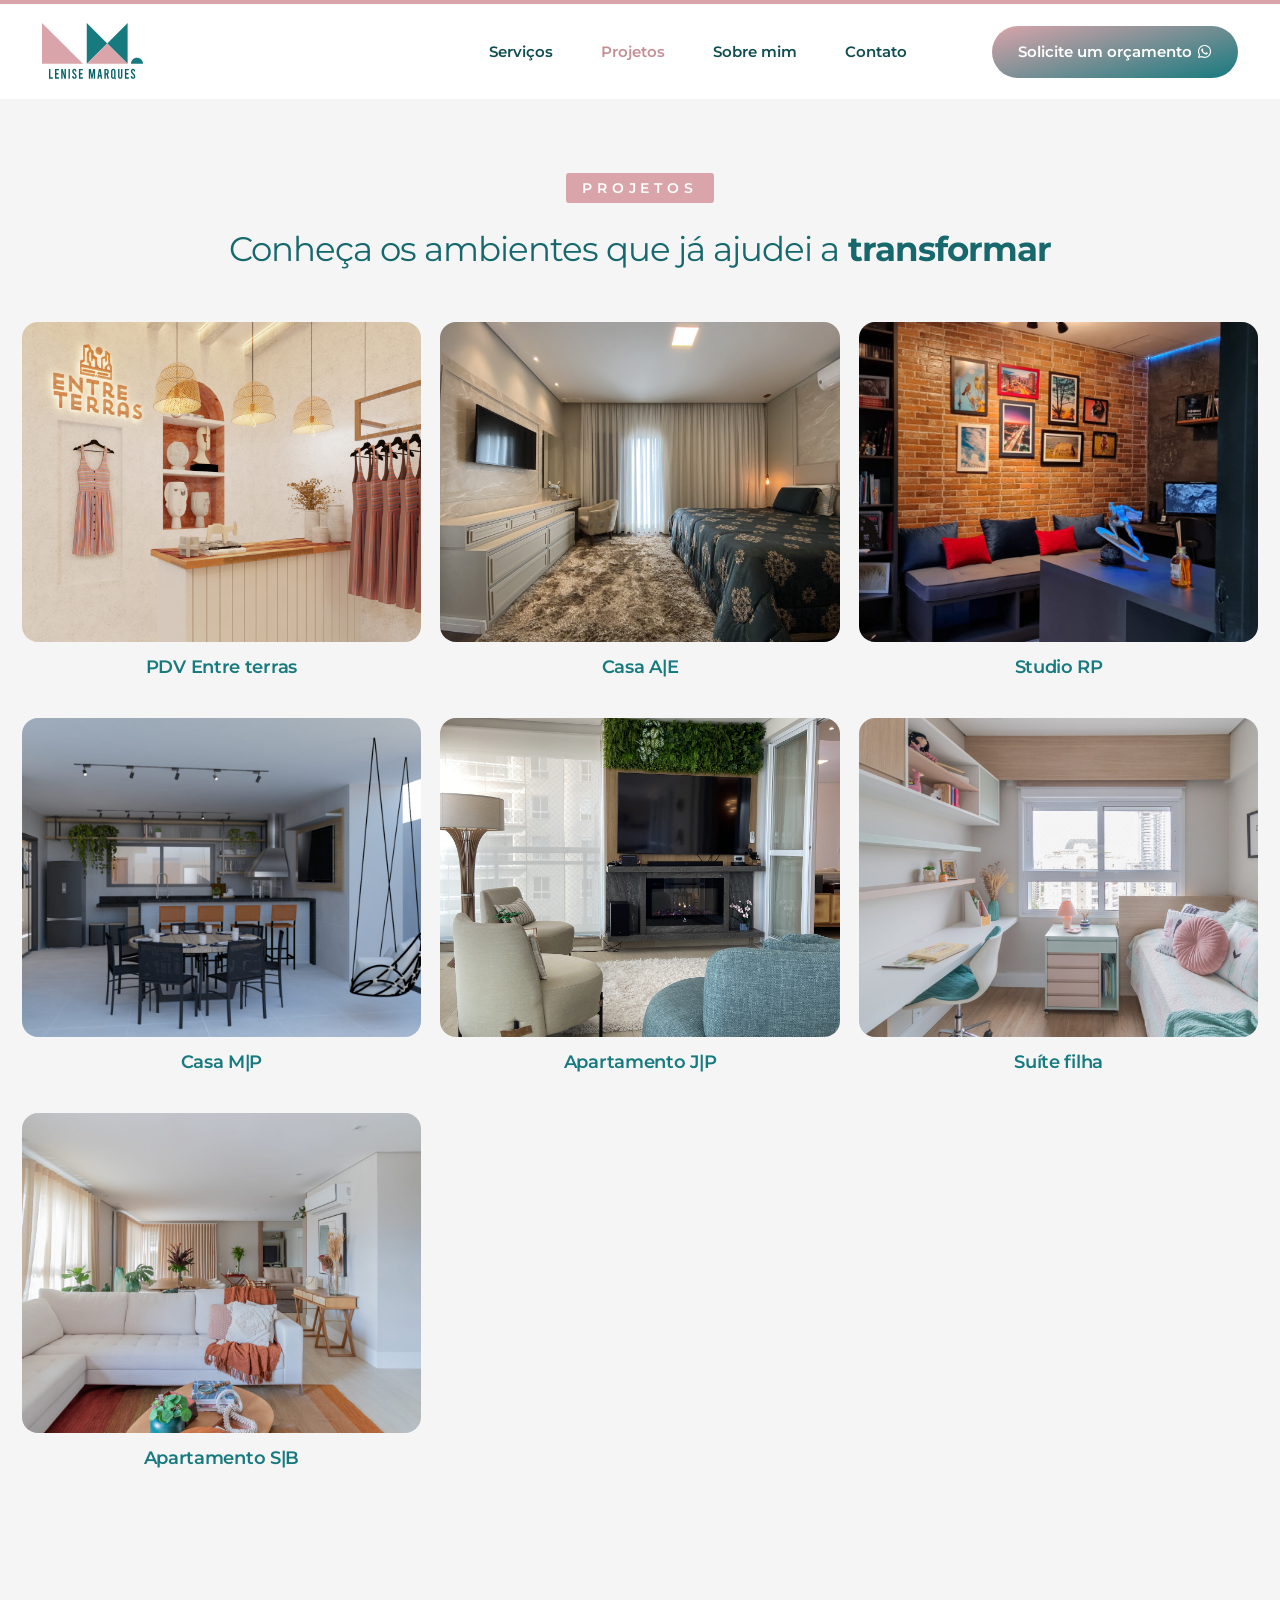
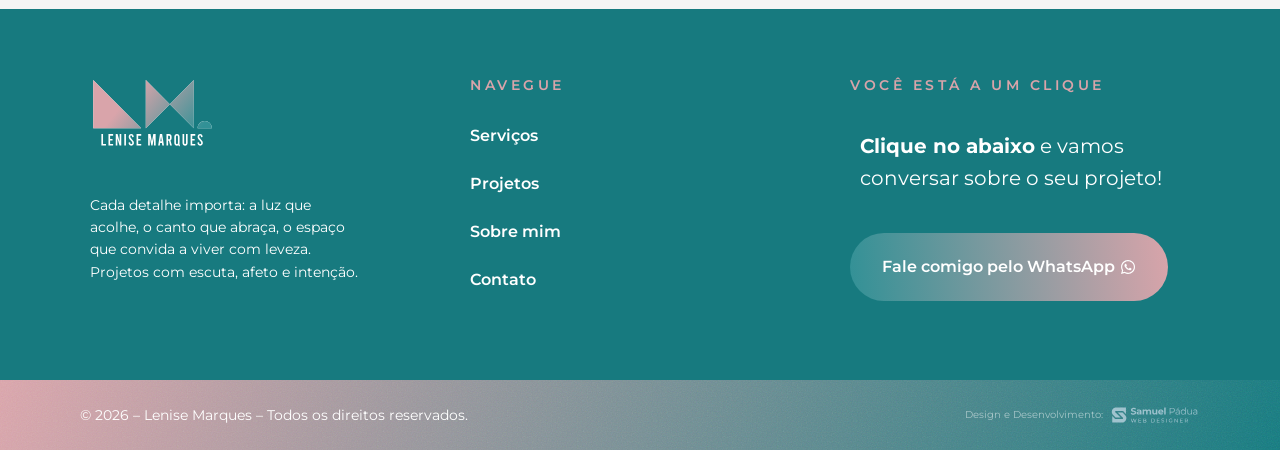
<file: projetos/index.html>
<!DOCTYPE html>
<html lang="pt-BR">
<head>
	<meta charset="UTF-8">
		<!-- This site is optimized with the Yoast SEO plugin v27.2 - https://yoast.com/product/yoast-seo-wordpress/ -->
	<title>Projetos de Interiores | Lenise Marques</title>
	<meta name="description" content="Conheça os ambientes que já ajudei a transformar: apartamentos, casas, studio e ponto de venda, do projeto completo à ambientação final.">
	<meta name="robots" content="index,follow,max-image-preview:large">
	<meta name="author" content="Lenise Marques">
	<meta name="theme-color" content="#177A7F">
	<link rel="canonical" href="https://lenisemarquesinteriores.com/projetos/">
	<meta property="og:locale" content="pt_BR">
	<meta property="og:type" content="website">
	<meta property="og:site_name" content="Lenise Marques Interiores">
	<meta property="og:url" content="https://lenisemarquesinteriores.com/projetos/">
	<meta property="og:title" content="Projetos de Interiores | Lenise Marques">
	<meta property="og:description" content="Apartamentos, casas, studio e ponto de venda — os ambientes que já ajudei a transformar.">
	<meta property="og:image" content="https://lenisemarquesinteriores.com/assets/uploads/2025/10/CAPA-6.jpg">
	<meta property="og:image:type" content="image/jpeg">
	<meta property="og:image:width" content="1350">
	<meta property="og:image:height" content="1080">
	<meta property="og:image:alt" content="Projeto de interiores assinado por Lenise Marques">
	<meta name="twitter:card" content="summary_large_image">
	<meta name="twitter:title" content="Projetos de Interiores | Lenise Marques">
	<meta name="twitter:description" content="Apartamentos, casas, studio e ponto de venda — os ambientes que já ajudei a transformar.">
	<meta name="twitter:image" content="https://lenisemarquesinteriores.com/assets/uploads/2025/10/CAPA-6.jpg">
	<meta name="twitter:image:alt" content="Projeto de interiores assinado por Lenise Marques">
	<script type="application/ld+json">
	{
		"@context": "https://schema.org",
		"@graph": [
			{
				"@type": "WebPage",
				"@id": "https://lenisemarquesinteriores.com/projetos/#page",
				"url": "https://lenisemarquesinteriores.com/projetos/",
				"name": "Projetos de Interiores | Lenise Marques",
				"headline": "Projetos de Interiores | Lenise Marques",
				"description": "Conheça os ambientes que já ajudei a transformar: apartamentos, casas, studio e ponto de venda, do projeto completo à ambientação final.",
				"inLanguage": "pt-BR",
				"image": "https://lenisemarquesinteriores.com/assets/uploads/2025/10/CAPA-6.jpg",
				"isPartOf": {
					"@id": "https://lenisemarquesinteriores.com/#website"
				},
				"about": {
					"@id": "https://lenisemarquesinteriores.com/#business"
				}
			}
		]
	}
	</script>
	<meta name="robots" content="index,follow,max-image-preview:large">
	<meta name="theme-color" content="#177A7F">
	<meta name="robots" content="index,follow,max-image-preview:large">
	<meta name="theme-color" content="#177A7F">
	<!-- / Yoast SEO plugin. -->

<style id="wp-img-auto-sizes-contain-inline-css">
img:is([sizes=auto i],[sizes^="auto," i]){contain-intrinsic-size:3000px 1500px}
/*# sourceURL=wp-img-auto-sizes-contain-inline-css */
</style>
<link rel='stylesheet' id='hfe-widgets-style-css' href='../assets/plugins/header-footer-elementor/inc/widgets-css/frontend.css?ver=2.5.0' media='all' />
<style id="classic-theme-styles-inline-css">
/*! This file is auto-generated */
.wp-block-button__link{color:#fff;background-color:#32373c;border-radius:9999px;box-shadow:none;text-decoration:none;padding:calc(.667em + 2px) calc(1.333em + 2px);font-size:1.125em}.wp-block-file__button{background:#32373c;color:#fff;text-decoration:none}
/*# sourceURL=/wp-includes/css/classic-themes.min.css */
</style>
<style id="global-styles-inline-css">
:root{--wp--preset--aspect-ratio--square: 1;--wp--preset--aspect-ratio--4-3: 4/3;--wp--preset--aspect-ratio--3-4: 3/4;--wp--preset--aspect-ratio--3-2: 3/2;--wp--preset--aspect-ratio--2-3: 2/3;--wp--preset--aspect-ratio--16-9: 16/9;--wp--preset--aspect-ratio--9-16: 9/16;--wp--preset--color--black: #000000;--wp--preset--color--cyan-bluish-gray: #abb8c3;--wp--preset--color--white: #ffffff;--wp--preset--color--pale-pink: #f78da7;--wp--preset--color--vivid-red: #cf2e2e;--wp--preset--color--luminous-vivid-orange: #ff6900;--wp--preset--color--luminous-vivid-amber: #fcb900;--wp--preset--color--light-green-cyan: #7bdcb5;--wp--preset--color--vivid-green-cyan: #00d084;--wp--preset--color--pale-cyan-blue: #8ed1fc;--wp--preset--color--vivid-cyan-blue: #0693e3;--wp--preset--color--vivid-purple: #9b51e0;--wp--preset--color--theme-palette-1: var(--global-palette1);--wp--preset--color--theme-palette-2: var(--global-palette2);--wp--preset--color--theme-palette-3: var(--global-palette3);--wp--preset--color--theme-palette-4: var(--global-palette4);--wp--preset--color--theme-palette-5: var(--global-palette5);--wp--preset--color--theme-palette-6: var(--global-palette6);--wp--preset--color--theme-palette-7: var(--global-palette7);--wp--preset--color--theme-palette-8: var(--global-palette8);--wp--preset--color--theme-palette-9: var(--global-palette9);--wp--preset--gradient--vivid-cyan-blue-to-vivid-purple: linear-gradient(135deg,rgb(6,147,227) 0%,rgb(155,81,224) 100%);--wp--preset--gradient--light-green-cyan-to-vivid-green-cyan: linear-gradient(135deg,rgb(122,220,180) 0%,rgb(0,208,130) 100%);--wp--preset--gradient--luminous-vivid-amber-to-luminous-vivid-orange: linear-gradient(135deg,rgb(252,185,0) 0%,rgb(255,105,0) 100%);--wp--preset--gradient--luminous-vivid-orange-to-vivid-red: linear-gradient(135deg,rgb(255,105,0) 0%,rgb(207,46,46) 100%);--wp--preset--gradient--very-light-gray-to-cyan-bluish-gray: linear-gradient(135deg,rgb(238,238,238) 0%,rgb(169,184,195) 100%);--wp--preset--gradient--cool-to-warm-spectrum: linear-gradient(135deg,rgb(74,234,220) 0%,rgb(151,120,209) 20%,rgb(207,42,186) 40%,rgb(238,44,130) 60%,rgb(251,105,98) 80%,rgb(254,248,76) 100%);--wp--preset--gradient--blush-light-purple: linear-gradient(135deg,rgb(255,206,236) 0%,rgb(152,150,240) 100%);--wp--preset--gradient--blush-bordeaux: linear-gradient(135deg,rgb(254,205,165) 0%,rgb(254,45,45) 50%,rgb(107,0,62) 100%);--wp--preset--gradient--luminous-dusk: linear-gradient(135deg,rgb(255,203,112) 0%,rgb(199,81,192) 50%,rgb(65,88,208) 100%);--wp--preset--gradient--pale-ocean: linear-gradient(135deg,rgb(255,245,203) 0%,rgb(182,227,212) 50%,rgb(51,167,181) 100%);--wp--preset--gradient--electric-grass: linear-gradient(135deg,rgb(202,248,128) 0%,rgb(113,206,126) 100%);--wp--preset--gradient--midnight: linear-gradient(135deg,rgb(2,3,129) 0%,rgb(40,116,252) 100%);--wp--preset--font-size--small: var(--global-font-size-small);--wp--preset--font-size--medium: var(--global-font-size-medium);--wp--preset--font-size--large: var(--global-font-size-large);--wp--preset--font-size--x-large: 42px;--wp--preset--font-size--larger: var(--global-font-size-larger);--wp--preset--font-size--xxlarge: var(--global-font-size-xxlarge);--wp--preset--spacing--20: 0.44rem;--wp--preset--spacing--30: 0.67rem;--wp--preset--spacing--40: 1rem;--wp--preset--spacing--50: 1.5rem;--wp--preset--spacing--60: 2.25rem;--wp--preset--spacing--70: 3.38rem;--wp--preset--spacing--80: 5.06rem;--wp--preset--shadow--natural: 6px 6px 9px rgba(0, 0, 0, 0.2);--wp--preset--shadow--deep: 12px 12px 50px rgba(0, 0, 0, 0.4);--wp--preset--shadow--sharp: 6px 6px 0px rgba(0, 0, 0, 0.2);--wp--preset--shadow--outlined: 6px 6px 0px -3px rgb(255, 255, 255), 6px 6px rgb(0, 0, 0);--wp--preset--shadow--crisp: 6px 6px 0px rgb(0, 0, 0);}:root { --wp--style--global--content-size: var(--global-calc-content-width);--wp--style--global--wide-size: var(--global-calc-wide-content-width); }:where(body) { margin: 0; }:where(.is-layout-flex){gap: 0.5em;}:where(.is-layout-grid){gap: 0.5em;}body .is-layout-flex{display: flex;}.is-layout-flex{flex-wrap: wrap;align-items: center;}.is-layout-flex > :is(*, div){margin: 0;}body .is-layout-grid{display: grid;}.is-layout-grid > :is(*, div){margin: 0;}body{padding-top: 0px;padding-right: 0px;padding-bottom: 0px;padding-left: 0px;}:root :where(.wp-element-button, .wp-block-button__link){font-style: inherit;font-weight: inherit;letter-spacing: inherit;text-transform: inherit;}.has-black-color{color: var(--wp--preset--color--black) !important;}.has-cyan-bluish-gray-color{color: var(--wp--preset--color--cyan-bluish-gray) !important;}.has-white-color{color: var(--wp--preset--color--white) !important;}.has-pale-pink-color{color: var(--wp--preset--color--pale-pink) !important;}.has-vivid-red-color{color: var(--wp--preset--color--vivid-red) !important;}.has-luminous-vivid-orange-color{color: var(--wp--preset--color--luminous-vivid-orange) !important;}.has-luminous-vivid-amber-color{color: var(--wp--preset--color--luminous-vivid-amber) !important;}.has-light-green-cyan-color{color: var(--wp--preset--color--light-green-cyan) !important;}.has-vivid-green-cyan-color{color: var(--wp--preset--color--vivid-green-cyan) !important;}.has-pale-cyan-blue-color{color: var(--wp--preset--color--pale-cyan-blue) !important;}.has-vivid-cyan-blue-color{color: var(--wp--preset--color--vivid-cyan-blue) !important;}.has-vivid-purple-color{color: var(--wp--preset--color--vivid-purple) !important;}.has-theme-palette-1-color{color: var(--wp--preset--color--theme-palette-1) !important;}.has-theme-palette-2-color{color: var(--wp--preset--color--theme-palette-2) !important;}.has-theme-palette-3-color{color: var(--wp--preset--color--theme-palette-3) !important;}.has-theme-palette-4-color{color: var(--wp--preset--color--theme-palette-4) !important;}.has-theme-palette-5-color{color: var(--wp--preset--color--theme-palette-5) !important;}.has-theme-palette-6-color{color: var(--wp--preset--color--theme-palette-6) !important;}.has-theme-palette-7-color{color: var(--wp--preset--color--theme-palette-7) !important;}.has-theme-palette-8-color{color: var(--wp--preset--color--theme-palette-8) !important;}.has-theme-palette-9-color{color: var(--wp--preset--color--theme-palette-9) !important;}.has-black-background-color{background-color: var(--wp--preset--color--black) !important;}.has-cyan-bluish-gray-background-color{background-color: var(--wp--preset--color--cyan-bluish-gray) !important;}.has-white-background-color{background-color: var(--wp--preset--color--white) !important;}.has-pale-pink-background-color{background-color: var(--wp--preset--color--pale-pink) !important;}.has-vivid-red-background-color{background-color: var(--wp--preset--color--vivid-red) !important;}.has-luminous-vivid-orange-background-color{background-color: var(--wp--preset--color--luminous-vivid-orange) !important;}.has-luminous-vivid-amber-background-color{background-color: var(--wp--preset--color--luminous-vivid-amber) !important;}.has-light-green-cyan-background-color{background-color: var(--wp--preset--color--light-green-cyan) !important;}.has-vivid-green-cyan-background-color{background-color: var(--wp--preset--color--vivid-green-cyan) !important;}.has-pale-cyan-blue-background-color{background-color: var(--wp--preset--color--pale-cyan-blue) !important;}.has-vivid-cyan-blue-background-color{background-color: var(--wp--preset--color--vivid-cyan-blue) !important;}.has-vivid-purple-background-color{background-color: var(--wp--preset--color--vivid-purple) !important;}.has-theme-palette-1-background-color{background-color: var(--wp--preset--color--theme-palette-1) !important;}.has-theme-palette-2-background-color{background-color: var(--wp--preset--color--theme-palette-2) !important;}.has-theme-palette-3-background-color{background-color: var(--wp--preset--color--theme-palette-3) !important;}.has-theme-palette-4-background-color{background-color: var(--wp--preset--color--theme-palette-4) !important;}.has-theme-palette-5-background-color{background-color: var(--wp--preset--color--theme-palette-5) !important;}.has-theme-palette-6-background-color{background-color: var(--wp--preset--color--theme-palette-6) !important;}.has-theme-palette-7-background-color{background-color: var(--wp--preset--color--theme-palette-7) !important;}.has-theme-palette-8-background-color{background-color: var(--wp--preset--color--theme-palette-8) !important;}.has-theme-palette-9-background-color{background-color: var(--wp--preset--color--theme-palette-9) !important;}.has-black-border-color{border-color: var(--wp--preset--color--black) !important;}.has-cyan-bluish-gray-border-color{border-color: var(--wp--preset--color--cyan-bluish-gray) !important;}.has-white-border-color{border-color: var(--wp--preset--color--white) !important;}.has-pale-pink-border-color{border-color: var(--wp--preset--color--pale-pink) !important;}.has-vivid-red-border-color{border-color: var(--wp--preset--color--vivid-red) !important;}.has-luminous-vivid-orange-border-color{border-color: var(--wp--preset--color--luminous-vivid-orange) !important;}.has-luminous-vivid-amber-border-color{border-color: var(--wp--preset--color--luminous-vivid-amber) !important;}.has-light-green-cyan-border-color{border-color: var(--wp--preset--color--light-green-cyan) !important;}.has-vivid-green-cyan-border-color{border-color: var(--wp--preset--color--vivid-green-cyan) !important;}.has-pale-cyan-blue-border-color{border-color: var(--wp--preset--color--pale-cyan-blue) !important;}.has-vivid-cyan-blue-border-color{border-color: var(--wp--preset--color--vivid-cyan-blue) !important;}.has-vivid-purple-border-color{border-color: var(--wp--preset--color--vivid-purple) !important;}.has-theme-palette-1-border-color{border-color: var(--wp--preset--color--theme-palette-1) !important;}.has-theme-palette-2-border-color{border-color: var(--wp--preset--color--theme-palette-2) !important;}.has-theme-palette-3-border-color{border-color: var(--wp--preset--color--theme-palette-3) !important;}.has-theme-palette-4-border-color{border-color: var(--wp--preset--color--theme-palette-4) !important;}.has-theme-palette-5-border-color{border-color: var(--wp--preset--color--theme-palette-5) !important;}.has-theme-palette-6-border-color{border-color: var(--wp--preset--color--theme-palette-6) !important;}.has-theme-palette-7-border-color{border-color: var(--wp--preset--color--theme-palette-7) !important;}.has-theme-palette-8-border-color{border-color: var(--wp--preset--color--theme-palette-8) !important;}.has-theme-palette-9-border-color{border-color: var(--wp--preset--color--theme-palette-9) !important;}.has-vivid-cyan-blue-to-vivid-purple-gradient-background{background: var(--wp--preset--gradient--vivid-cyan-blue-to-vivid-purple) !important;}.has-light-green-cyan-to-vivid-green-cyan-gradient-background{background: var(--wp--preset--gradient--light-green-cyan-to-vivid-green-cyan) !important;}.has-luminous-vivid-amber-to-luminous-vivid-orange-gradient-background{background: var(--wp--preset--gradient--luminous-vivid-amber-to-luminous-vivid-orange) !important;}.has-luminous-vivid-orange-to-vivid-red-gradient-background{background: var(--wp--preset--gradient--luminous-vivid-orange-to-vivid-red) !important;}.has-very-light-gray-to-cyan-bluish-gray-gradient-background{background: var(--wp--preset--gradient--very-light-gray-to-cyan-bluish-gray) !important;}.has-cool-to-warm-spectrum-gradient-background{background: var(--wp--preset--gradient--cool-to-warm-spectrum) !important;}.has-blush-light-purple-gradient-background{background: var(--wp--preset--gradient--blush-light-purple) !important;}.has-blush-bordeaux-gradient-background{background: var(--wp--preset--gradient--blush-bordeaux) !important;}.has-luminous-dusk-gradient-background{background: var(--wp--preset--gradient--luminous-dusk) !important;}.has-pale-ocean-gradient-background{background: var(--wp--preset--gradient--pale-ocean) !important;}.has-electric-grass-gradient-background{background: var(--wp--preset--gradient--electric-grass) !important;}.has-midnight-gradient-background{background: var(--wp--preset--gradient--midnight) !important;}.has-small-font-size{font-size: var(--wp--preset--font-size--small) !important;}.has-medium-font-size{font-size: var(--wp--preset--font-size--medium) !important;}.has-large-font-size{font-size: var(--wp--preset--font-size--large) !important;}.has-x-large-font-size{font-size: var(--wp--preset--font-size--x-large) !important;}.has-larger-font-size{font-size: var(--wp--preset--font-size--larger) !important;}.has-xxlarge-font-size{font-size: var(--wp--preset--font-size--xxlarge) !important;}
:root :where(.wp-block-icon svg){width: 24px;}
:where(.wp-block-post-template.is-layout-flex){gap: 1.25em;}:where(.wp-block-post-template.is-layout-grid){gap: 1.25em;}
:where(.wp-block-term-template.is-layout-flex){gap: 1.25em;}:where(.wp-block-term-template.is-layout-grid){gap: 1.25em;}
:where(.wp-block-columns.is-layout-flex){gap: 2em;}:where(.wp-block-columns.is-layout-grid){gap: 2em;}
:root :where(.wp-block-pullquote){font-size: 1.5em;line-height: 1.6;}
/*# sourceURL=global-styles-inline-css */
</style>
<link rel='stylesheet' id='hfe-style-css' href='../assets/plugins/header-footer-elementor/assets/css/header-footer-elementor.css?ver=2.5.0' media='all' />
<link rel='stylesheet' id='elementor-frontend-css' href='../assets/plugins/elementor/assets/css/frontend.min.css?ver=3.33.4' media='all' />
<style id="elementor-frontend-inline-css">
.elementor-kit-43{--e-global-color-primary:#D9A4AA;--e-global-color-secondary:#177A7F;--e-global-color-text:#104D50;--e-global-color-accent:#D9A4AA;--e-global-color-kadence1:#2B6CB0;--e-global-color-kadence2:#215387;--e-global-color-kadence3:#1A202C;--e-global-color-kadence4:#2D3748;--e-global-color-kadence5:#4A5568;--e-global-color-kadence6:#718096;--e-global-color-kadence7:#EDF2F7;--e-global-color-kadence8:#F7FAFC;--e-global-color-kadence9:#ffffff;--e-global-typography-primary-font-family:"Roboto";--e-global-typography-primary-font-weight:600;--e-global-typography-secondary-font-family:"Roboto Slab";--e-global-typography-secondary-font-weight:400;--e-global-typography-text-font-family:"Roboto";--e-global-typography-text-font-weight:400;--e-global-typography-accent-font-family:"Roboto";--e-global-typography-accent-font-weight:500;background-color:#FFFFFF;}.elementor-kit-43.el-is-editing{--global-palette1:#2B6CB0;--global-palette2:#215387;--global-palette3:#1A202C;--global-palette4:#2D3748;--global-palette5:#4A5568;--global-palette6:#718096;--global-palette7:#EDF2F7;--global-palette8:#F7FAFC;--global-palette9:#ffffff;}.elementor-kit-43 e-page-transition{background-color:#FFBC7D;}.elementor-section.elementor-section-boxed > .elementor-container{max-width:1140px;}.e-con{--container-max-width:1140px;}.elementor-widget:not(:last-child){margin-block-end:20px;}.elementor-element{--widgets-spacing:20px 20px;--widgets-spacing-row:20px;--widgets-spacing-column:20px;}{}h1.entry-title{display:var(--page-title-display);}@media(max-width:1024px){.elementor-section.elementor-section-boxed > .elementor-container{max-width:1024px;}.e-con{--container-max-width:1024px;}}@media(max-width:767px){.elementor-section.elementor-section-boxed > .elementor-container{max-width:767px;}.e-con{--container-max-width:767px;}}
.elementor-560 .elementor-element.elementor-element-434115e{--display:flex;--min-height:99px;--flex-direction:column;--container-widget-width:100%;--container-widget-height:initial;--container-widget-flex-grow:0;--container-widget-align-self:initial;--flex-wrap-mobile:wrap;--justify-content:center;border-style:solid;--border-style:solid;border-width:4px 0px 0px 0px;--border-top-width:4px;--border-right-width:0px;--border-bottom-width:0px;--border-left-width:0px;border-color:#D9A4AA;--border-color:#D9A4AA;--border-radius:0px 0px 0px 0px;--margin-top:0px;--margin-bottom:0px;--margin-left:0px;--margin-right:0px;--padding-top:0px;--padding-bottom:0px;--padding-left:0px;--padding-right:0px;}.elementor-560 .elementor-element.elementor-element-434115e:not(.elementor-motion-effects-element-type-background), .elementor-560 .elementor-element.elementor-element-434115e > .elementor-motion-effects-container > .elementor-motion-effects-layer{background-color:#FFFFFF;}.elementor-560 .elementor-element.elementor-element-c77d508{--display:grid;--min-height:0px;--e-con-grid-template-columns:repeat(3, 1fr);--e-con-grid-template-rows:repeat(1, 1fr);--gap:0px 0px;--row-gap:0px;--column-gap:0px;--grid-auto-flow:row;--align-items:center;}.elementor-widget-site-logo .hfe-site-logo-container .hfe-site-logo-img{border-color:var( --e-global-color-primary );}.elementor-widget-site-logo .widget-image-caption{color:var( --e-global-color-text );font-family:var( --e-global-typography-text-font-family ), Sans-serif;font-weight:var( --e-global-typography-text-font-weight );}.elementor-560 .elementor-element.elementor-element-a05085a .hfe-site-logo-container, .elementor-560 .elementor-element.elementor-element-a05085a .hfe-caption-width figcaption{text-align:center;}.elementor-560 .elementor-element.elementor-element-a05085a .widget-image-caption{margin-top:0px;margin-bottom:0px;}.elementor-560 .elementor-element.elementor-element-a05085a{width:var( --container-widget-width, 35% );max-width:35%;--container-widget-width:35%;--container-widget-flex-grow:0;}.elementor-560 .elementor-element.elementor-element-a05085a .hfe-site-logo-container .hfe-site-logo-img{border-style:none;}.elementor-widget-navigation-menu .menu-item a.hfe-menu-item.elementor-button{background-color:var( --e-global-color-accent );font-family:var( --e-global-typography-accent-font-family ), Sans-serif;font-weight:var( --e-global-typography-accent-font-weight );}.elementor-widget-navigation-menu .menu-item a.hfe-menu-item.elementor-button:hover{background-color:var( --e-global-color-accent );}.elementor-widget-navigation-menu a.hfe-menu-item, .elementor-widget-navigation-menu a.hfe-sub-menu-item{font-family:var( --e-global-typography-primary-font-family ), Sans-serif;font-weight:var( --e-global-typography-primary-font-weight );}.elementor-widget-navigation-menu .menu-item a.hfe-menu-item, .elementor-widget-navigation-menu .sub-menu a.hfe-sub-menu-item{color:var( --e-global-color-text );}.elementor-widget-navigation-menu .menu-item a.hfe-menu-item:hover,
								.elementor-widget-navigation-menu .sub-menu a.hfe-sub-menu-item:hover,
								.elementor-widget-navigation-menu .menu-item.current-menu-item a.hfe-menu-item,
								.elementor-widget-navigation-menu .menu-item a.hfe-menu-item.highlighted,
								.elementor-widget-navigation-menu .menu-item a.hfe-menu-item:focus{color:var( --e-global-color-accent );}.elementor-widget-navigation-menu .hfe-nav-menu-layout:not(.hfe-pointer__framed) .menu-item.parent a.hfe-menu-item:before,
								.elementor-widget-navigation-menu .hfe-nav-menu-layout:not(.hfe-pointer__framed) .menu-item.parent a.hfe-menu-item:after{background-color:var( --e-global-color-accent );}.elementor-widget-navigation-menu .hfe-nav-menu-layout:not(.hfe-pointer__framed) .menu-item.parent .sub-menu .hfe-has-submenu-container a:after{background-color:var( --e-global-color-accent );}.elementor-widget-navigation-menu .hfe-pointer__framed .menu-item.parent a.hfe-menu-item:before,
								.elementor-widget-navigation-menu .hfe-pointer__framed .menu-item.parent a.hfe-menu-item:after{border-color:var( --e-global-color-accent );}
							.elementor-widget-navigation-menu .sub-menu li a.hfe-sub-menu-item,
							.elementor-widget-navigation-menu nav.hfe-dropdown li a.hfe-sub-menu-item,
							.elementor-widget-navigation-menu nav.hfe-dropdown li a.hfe-menu-item,
							.elementor-widget-navigation-menu nav.hfe-dropdown-expandible li a.hfe-menu-item,
							.elementor-widget-navigation-menu nav.hfe-dropdown-expandible li a.hfe-sub-menu-item{font-family:var( --e-global-typography-accent-font-family ), Sans-serif;font-weight:var( --e-global-typography-accent-font-weight );}.elementor-560 .elementor-element.elementor-element-f2505a9 .menu-item a.hfe-menu-item{padding-left:8px;padding-right:8px;}.elementor-560 .elementor-element.elementor-element-f2505a9 .menu-item a.hfe-sub-menu-item{padding-left:calc( 8px + 20px );padding-right:8px;}.elementor-560 .elementor-element.elementor-element-f2505a9 .hfe-nav-menu__layout-vertical .menu-item ul ul a.hfe-sub-menu-item{padding-left:calc( 8px + 40px );padding-right:8px;}.elementor-560 .elementor-element.elementor-element-f2505a9 .hfe-nav-menu__layout-vertical .menu-item ul ul ul a.hfe-sub-menu-item{padding-left:calc( 8px + 60px );padding-right:8px;}.elementor-560 .elementor-element.elementor-element-f2505a9 .hfe-nav-menu__layout-vertical .menu-item ul ul ul ul a.hfe-sub-menu-item{padding-left:calc( 8px + 80px );padding-right:8px;}.elementor-560 .elementor-element.elementor-element-f2505a9 .menu-item a.hfe-menu-item, .elementor-560 .elementor-element.elementor-element-f2505a9 .menu-item a.hfe-sub-menu-item{padding-top:8px;padding-bottom:8px;}body:not(.rtl) .elementor-560 .elementor-element.elementor-element-f2505a9 .hfe-nav-menu__layout-horizontal .hfe-nav-menu > li.menu-item:not(:last-child){margin-right:5px;}body.rtl .elementor-560 .elementor-element.elementor-element-f2505a9 .hfe-nav-menu__layout-horizontal .hfe-nav-menu > li.menu-item:not(:last-child){margin-left:5px;}.elementor-560 .elementor-element.elementor-element-f2505a9 nav:not(.hfe-nav-menu__layout-horizontal) .hfe-nav-menu > li.menu-item:not(:last-child){margin-bottom:5px;}body:not(.rtl) .elementor-560 .elementor-element.elementor-element-f2505a9 .hfe-nav-menu__layout-horizontal .hfe-nav-menu > li.menu-item{margin-bottom:0px;}.elementor-560 .elementor-element.elementor-element-f2505a9 ul.sub-menu{width:220px;}.elementor-560 .elementor-element.elementor-element-f2505a9 .sub-menu a.hfe-sub-menu-item,
						 .elementor-560 .elementor-element.elementor-element-f2505a9 nav.hfe-dropdown li a.hfe-menu-item,
						 .elementor-560 .elementor-element.elementor-element-f2505a9 nav.hfe-dropdown li a.hfe-sub-menu-item,
						 .elementor-560 .elementor-element.elementor-element-f2505a9 nav.hfe-dropdown-expandible li a.hfe-menu-item,
						 .elementor-560 .elementor-element.elementor-element-f2505a9 nav.hfe-dropdown-expandible li a.hfe-sub-menu-item{padding-top:15px;padding-bottom:15px;}.elementor-560 .elementor-element.elementor-element-f2505a9{width:var( --container-widget-width, 100% );max-width:100%;--container-widget-width:100%;--container-widget-flex-grow:0;}.elementor-560 .elementor-element.elementor-element-f2505a9.elementor-element{--flex-grow:0;--flex-shrink:0;}.elementor-560 .elementor-element.elementor-element-f2505a9 > .elementor-widget-container{border-style:none;}.elementor-560 .elementor-element.elementor-element-f2505a9 .hfe-nav-menu__toggle{margin-left:auto;}.elementor-560 .elementor-element.elementor-element-f2505a9 a.hfe-menu-item, .elementor-560 .elementor-element.elementor-element-f2505a9 a.hfe-sub-menu-item{font-family:"Montserrat", Sans-serif;font-size:15px;font-weight:600;}.elementor-560 .elementor-element.elementor-element-f2505a9 .menu-item a.hfe-menu-item, .elementor-560 .elementor-element.elementor-element-f2505a9 .sub-menu a.hfe-sub-menu-item{color:#104D50;}.elementor-560 .elementor-element.elementor-element-f2505a9 .menu-item a.hfe-menu-item:hover,
								.elementor-560 .elementor-element.elementor-element-f2505a9 .sub-menu a.hfe-sub-menu-item:hover,
								.elementor-560 .elementor-element.elementor-element-f2505a9 .menu-item.current-menu-item a.hfe-menu-item,
								.elementor-560 .elementor-element.elementor-element-f2505a9 .menu-item a.hfe-menu-item.highlighted,
								.elementor-560 .elementor-element.elementor-element-f2505a9 .menu-item a.hfe-menu-item:focus{color:#D9A4AA;}.elementor-560 .elementor-element.elementor-element-f2505a9 .menu-item.current-menu-item a.hfe-menu-item,
								.elementor-560 .elementor-element.elementor-element-f2505a9 .menu-item.current-menu-ancestor a.hfe-menu-item{color:#C58F95;}.elementor-560 .elementor-element.elementor-element-f2505a9 .sub-menu,
								.elementor-560 .elementor-element.elementor-element-f2505a9 nav.hfe-dropdown,
								.elementor-560 .elementor-element.elementor-element-f2505a9 nav.hfe-dropdown-expandible,
								.elementor-560 .elementor-element.elementor-element-f2505a9 nav.hfe-dropdown .menu-item a.hfe-menu-item,
								.elementor-560 .elementor-element.elementor-element-f2505a9 nav.hfe-dropdown .menu-item a.hfe-sub-menu-item{background-color:#fff;}.elementor-560 .elementor-element.elementor-element-f2505a9 .sub-menu li.menu-item:not(:last-child),
						.elementor-560 .elementor-element.elementor-element-f2505a9 nav.hfe-dropdown li.menu-item:not(:last-child),
						.elementor-560 .elementor-element.elementor-element-f2505a9 nav.hfe-dropdown-expandible li.menu-item:not(:last-child){border-bottom-style:solid;border-bottom-color:#c4c4c4;border-bottom-width:1px;}.elementor-widget-button .elementor-button{background-color:var( --e-global-color-accent );font-family:var( --e-global-typography-accent-font-family ), Sans-serif;font-weight:var( --e-global-typography-accent-font-weight );}.elementor-560 .elementor-element.elementor-element-03075c1 .elementor-button{background-color:transparent;font-family:"Montserrat", Sans-serif;font-size:15px;font-weight:600;line-height:20px;fill:#FFFFFF;color:#FFFFFF;background-image:linear-gradient(165deg, var( --e-global-color-primary ) 0%, var( --e-global-color-secondary ) 100%);border-style:solid;border-width:0px 0px 0px 0px;border-color:#177A7F40;border-radius:56px 56px 56px 56px;padding:16px 26px 16px 26px;}.elementor-560 .elementor-element.elementor-element-03075c1 .elementor-button:hover, .elementor-560 .elementor-element.elementor-element-03075c1 .elementor-button:focus{background-color:transparent;color:#FFFFFF;background-image:linear-gradient(318deg, var( --e-global-color-secondary ) 0%, var( --e-global-color-secondary ) 100%);border-color:#02010100;}.elementor-560 .elementor-element.elementor-element-03075c1{width:auto;max-width:auto;}.elementor-560 .elementor-element.elementor-element-03075c1 > .elementor-widget-container{margin:0px 0px 0px 0px;padding:0px 0px 0px 0px;}.elementor-560 .elementor-element.elementor-element-03075c1 .elementor-button-content-wrapper{flex-direction:row-reverse;}.elementor-560 .elementor-element.elementor-element-03075c1 .elementor-button:hover svg, .elementor-560 .elementor-element.elementor-element-03075c1 .elementor-button:focus svg{fill:#FFFFFF;}.elementor-560 .elementor-element.elementor-element-78c16a0{--display:flex;--min-height:700px;--flex-direction:column;--container-widget-width:calc( ( 1 - var( --container-widget-flex-grow ) ) * 100% );--container-widget-height:initial;--container-widget-flex-grow:0;--container-widget-align-self:initial;--flex-wrap-mobile:wrap;--align-items:center;--margin-top:0px;--margin-bottom:0px;--margin-left:0px;--margin-right:0px;}.elementor-560 .elementor-element.elementor-element-78c16a0:not(.elementor-motion-effects-element-type-background), .elementor-560 .elementor-element.elementor-element-78c16a0 > .elementor-motion-effects-container > .elementor-motion-effects-layer{background-color:#F5F5F5;}.elementor-560 .elementor-element.elementor-element-7f86ff4 .elementor-button{background-color:#D9A4AA;font-family:"Montserrat", Sans-serif;font-size:14px;font-weight:600;letter-spacing:4.9px;padding:8px 16px 8px 16px;}.elementor-560 .elementor-element.elementor-element-7f86ff4 > .elementor-widget-container{margin:64px 0px 0px 0px;}.elementor-widget-heading .elementor-heading-title{font-family:var( --e-global-typography-primary-font-family ), Sans-serif;font-weight:var( --e-global-typography-primary-font-weight );color:var( --e-global-color-primary );}.elementor-560 .elementor-element.elementor-element-6d6cf6d{width:var( --container-widget-width, 90% );max-width:90%;--container-widget-width:90%;--container-widget-flex-grow:0;text-align:center;}.elementor-560 .elementor-element.elementor-element-6d6cf6d > .elementor-widget-container{margin:0px 0px 16px 0px;}.elementor-560 .elementor-element.elementor-element-6d6cf6d.elementor-element{--flex-grow:0;--flex-shrink:0;}.elementor-560 .elementor-element.elementor-element-6d6cf6d .elementor-heading-title{font-family:"Montserrat", Sans-serif;font-size:34px;font-weight:400;line-height:53px;letter-spacing:-1px;color:#16686C;}.elementor-560 .elementor-element.elementor-element-4a08dcd{--display:flex;--min-height:601px;--margin-top:0px;--margin-bottom:48px;--margin-left:0px;--margin-right:0px;}.elementor-widget-posts .elementor-button{background-color:var( --e-global-color-accent );font-family:var( --e-global-typography-accent-font-family ), Sans-serif;font-weight:var( --e-global-typography-accent-font-weight );}.elementor-widget-posts .elementor-post__title, .elementor-widget-posts .elementor-post__title a{color:var( --e-global-color-secondary );font-family:var( --e-global-typography-primary-font-family ), Sans-serif;font-weight:var( --e-global-typography-primary-font-weight );}.elementor-widget-posts .elementor-post__meta-data{font-family:var( --e-global-typography-secondary-font-family ), Sans-serif;font-weight:var( --e-global-typography-secondary-font-weight );}.elementor-widget-posts .elementor-post__excerpt p{font-family:var( --e-global-typography-text-font-family ), Sans-serif;font-weight:var( --e-global-typography-text-font-weight );}.elementor-widget-posts .elementor-post__read-more{color:var( --e-global-color-accent );}.elementor-widget-posts a.elementor-post__read-more{font-family:var( --e-global-typography-accent-font-family ), Sans-serif;font-weight:var( --e-global-typography-accent-font-weight );}.elementor-widget-posts .elementor-post__card .elementor-post__badge{background-color:var( --e-global-color-accent );font-family:var( --e-global-typography-accent-font-family ), Sans-serif;font-weight:var( --e-global-typography-accent-font-weight );}.elementor-widget-posts .elementor-pagination{font-family:var( --e-global-typography-secondary-font-family ), Sans-serif;font-weight:var( --e-global-typography-secondary-font-weight );}.elementor-widget-posts .e-load-more-message{font-family:var( --e-global-typography-secondary-font-family ), Sans-serif;font-weight:var( --e-global-typography-secondary-font-weight );}.elementor-560 .elementor-element.elementor-element-ebc895f{--grid-row-gap:32px;--grid-column-gap:19px;}.elementor-560 .elementor-element.elementor-element-ebc895f > .elementor-widget-container{margin:0px 0px 64px 0px;padding:0px 0px 0px 0px;}.elementor-560 .elementor-element.elementor-element-ebc895f .elementor-posts-container .elementor-post__thumbnail{padding-bottom:calc( 0.8 * 100% );}.elementor-560 .elementor-element.elementor-element-ebc895f:after{content:"0.8";}.elementor-560 .elementor-element.elementor-element-ebc895f .elementor-post__thumbnail__link{width:100%;}.elementor-560 .elementor-element.elementor-element-ebc895f .elementor-post{border-style:solid;border-width:0px 0px 0px 0px;padding:0px 0px 0px 0px;}.elementor-560 .elementor-element.elementor-element-ebc895f .elementor-post__text{padding:0px 0px 0px 0px;}.elementor-560 .elementor-element.elementor-element-ebc895f .elementor-post__thumbnail{border-radius:16px 16px 16px 16px;}.elementor-560 .elementor-element.elementor-element-ebc895f.elementor-posts--thumbnail-left .elementor-post__thumbnail__link{margin-right:12px;}.elementor-560 .elementor-element.elementor-element-ebc895f.elementor-posts--thumbnail-right .elementor-post__thumbnail__link{margin-left:12px;}.elementor-560 .elementor-element.elementor-element-ebc895f.elementor-posts--thumbnail-top .elementor-post__thumbnail__link{margin-bottom:12px;}.elementor-560 .elementor-element.elementor-element-ebc895f .elementor-post:hover .elementor-post__thumbnail img{filter:brightness( 81% ) contrast( 100% ) saturate( 100% ) blur( 0px ) hue-rotate( 0deg );}.elementor-560 .elementor-element.elementor-element-ebc895f .elementor-post__title, .elementor-560 .elementor-element.elementor-element-ebc895f .elementor-post__title a{font-family:"Montserrat", Sans-serif;font-size:18px;font-weight:600;letter-spacing:-0.3px;}.elementor-560 .elementor-element.elementor-element-ebc895f .elementor-post__title{margin-bottom:5px;}.elementor-560 .elementor-element.elementor-element-0c5292e{--display:flex;--min-height:371px;--flex-direction:column;--container-widget-width:100%;--container-widget-height:initial;--container-widget-flex-grow:0;--container-widget-align-self:initial;--flex-wrap-mobile:wrap;--justify-content:center;}.elementor-560 .elementor-element.elementor-element-0c5292e:not(.elementor-motion-effects-element-type-background), .elementor-560 .elementor-element.elementor-element-0c5292e > .elementor-motion-effects-container > .elementor-motion-effects-layer{background-color:var( --e-global-color-secondary );}.elementor-560 .elementor-element.elementor-element-b35f4f4{--display:grid;--e-con-grid-template-columns:repeat(3, 1fr);--e-con-grid-template-rows:repeat(1, 1fr);--grid-auto-flow:row;--align-items:start;--margin-top:32px;--margin-bottom:40px;--margin-left:0px;--margin-right:0px;}.elementor-560 .elementor-element.elementor-element-b35f4f4.e-con{--flex-grow:0;--flex-shrink:0;}.elementor-560 .elementor-element.elementor-element-9d45ca0{--display:flex;}.elementor-widget-icon.elementor-view-stacked .elementor-icon{background-color:var( --e-global-color-primary );}.elementor-widget-icon.elementor-view-framed .elementor-icon, .elementor-widget-icon.elementor-view-default .elementor-icon{color:var( --e-global-color-primary );border-color:var( --e-global-color-primary );}.elementor-widget-icon.elementor-view-framed .elementor-icon, .elementor-widget-icon.elementor-view-default .elementor-icon svg{fill:var( --e-global-color-primary );}.elementor-560 .elementor-element.elementor-element-cb85e16 .elementor-icon-wrapper{text-align:left;}.elementor-560 .elementor-element.elementor-element-cb85e16 .elementor-icon{font-size:71px;}.elementor-560 .elementor-element.elementor-element-cb85e16 .elementor-icon svg{height:71px;}.elementor-560 .elementor-element.elementor-element-cb85e16 .elementor-icon-wrapper svg{width:auto;}.elementor-widget-text-editor{font-family:var( --e-global-typography-text-font-family ), Sans-serif;font-weight:var( --e-global-typography-text-font-weight );color:var( --e-global-color-text );}.elementor-widget-text-editor.elementor-drop-cap-view-stacked .elementor-drop-cap{background-color:var( --e-global-color-primary );}.elementor-widget-text-editor.elementor-drop-cap-view-framed .elementor-drop-cap, .elementor-widget-text-editor.elementor-drop-cap-view-default .elementor-drop-cap{color:var( --e-global-color-primary );border-color:var( --e-global-color-primary );}.elementor-560 .elementor-element.elementor-element-173d60b > .elementor-widget-container{margin:0px 0px 0px 0px;}.elementor-560 .elementor-element.elementor-element-173d60b.elementor-element{--order:99999 /* order end hack */;}.elementor-560 .elementor-element.elementor-element-173d60b{text-align:left;font-family:"Montserrat", Sans-serif;font-size:14px;font-weight:400;color:#FFFFFF;}.elementor-560 .elementor-element.elementor-element-edb205f{--display:flex;}.elementor-560 .elementor-element.elementor-element-d86efd2{text-align:left;}.elementor-560 .elementor-element.elementor-element-d86efd2 .elementor-heading-title{font-family:"Montserrat", Sans-serif;font-size:14px;font-weight:600;letter-spacing:3.5px;}.elementor-560 .elementor-element.elementor-element-c690362 .menu-item a.hfe-menu-item{padding-left:0px;padding-right:0px;}.elementor-560 .elementor-element.elementor-element-c690362 .menu-item a.hfe-sub-menu-item{padding-left:calc( 0px + 20px );padding-right:0px;}.elementor-560 .elementor-element.elementor-element-c690362 .hfe-nav-menu__layout-vertical .menu-item ul ul a.hfe-sub-menu-item{padding-left:calc( 0px + 40px );padding-right:0px;}.elementor-560 .elementor-element.elementor-element-c690362 .hfe-nav-menu__layout-vertical .menu-item ul ul ul a.hfe-sub-menu-item{padding-left:calc( 0px + 60px );padding-right:0px;}.elementor-560 .elementor-element.elementor-element-c690362 .hfe-nav-menu__layout-vertical .menu-item ul ul ul ul a.hfe-sub-menu-item{padding-left:calc( 0px + 80px );padding-right:0px;}.elementor-560 .elementor-element.elementor-element-c690362 .menu-item a.hfe-menu-item, .elementor-560 .elementor-element.elementor-element-c690362 .menu-item a.hfe-sub-menu-item{padding-top:16px;padding-bottom:16px;}.elementor-560 .elementor-element.elementor-element-c690362 .sub-menu a.hfe-sub-menu-item,
						 .elementor-560 .elementor-element.elementor-element-c690362 nav.hfe-dropdown li a.hfe-menu-item,
						 .elementor-560 .elementor-element.elementor-element-c690362 nav.hfe-dropdown li a.hfe-sub-menu-item,
						 .elementor-560 .elementor-element.elementor-element-c690362 nav.hfe-dropdown-expandible li a.hfe-menu-item,
						 .elementor-560 .elementor-element.elementor-element-c690362 nav.hfe-dropdown-expandible li a.hfe-sub-menu-item{padding-top:15px;padding-bottom:15px;}.elementor-560 .elementor-element.elementor-element-c690362.elementor-element{--align-self:flex-start;}.elementor-560 .elementor-element.elementor-element-c690362 a.hfe-menu-item, .elementor-560 .elementor-element.elementor-element-c690362 a.hfe-sub-menu-item{font-family:"Montserrat", Sans-serif;font-size:16px;font-weight:600;}.elementor-560 .elementor-element.elementor-element-c690362 .menu-item a.hfe-menu-item, .elementor-560 .elementor-element.elementor-element-c690362 .sub-menu a.hfe-sub-menu-item{color:#FFFFFF;}.elementor-560 .elementor-element.elementor-element-c690362 .sub-menu,
								.elementor-560 .elementor-element.elementor-element-c690362 nav.hfe-dropdown,
								.elementor-560 .elementor-element.elementor-element-c690362 nav.hfe-dropdown-expandible,
								.elementor-560 .elementor-element.elementor-element-c690362 nav.hfe-dropdown .menu-item a.hfe-menu-item,
								.elementor-560 .elementor-element.elementor-element-c690362 nav.hfe-dropdown .menu-item a.hfe-sub-menu-item{background-color:#fff;}.elementor-560 .elementor-element.elementor-element-c690362 .sub-menu li.menu-item:not(:last-child),
						.elementor-560 .elementor-element.elementor-element-c690362 nav.hfe-dropdown li.menu-item:not(:last-child),
						.elementor-560 .elementor-element.elementor-element-c690362 nav.hfe-dropdown-expandible li.menu-item:not(:last-child){border-bottom-style:solid;border-bottom-color:#c4c4c4;border-bottom-width:1px;}.elementor-560 .elementor-element.elementor-element-fba9f4d .menu-item a.hfe-menu-item{padding-left:0px;padding-right:0px;}.elementor-560 .elementor-element.elementor-element-fba9f4d .menu-item a.hfe-sub-menu-item{padding-left:calc( 0px + 20px );padding-right:0px;}.elementor-560 .elementor-element.elementor-element-fba9f4d .hfe-nav-menu__layout-vertical .menu-item ul ul a.hfe-sub-menu-item{padding-left:calc( 0px + 40px );padding-right:0px;}.elementor-560 .elementor-element.elementor-element-fba9f4d .hfe-nav-menu__layout-vertical .menu-item ul ul ul a.hfe-sub-menu-item{padding-left:calc( 0px + 60px );padding-right:0px;}.elementor-560 .elementor-element.elementor-element-fba9f4d .hfe-nav-menu__layout-vertical .menu-item ul ul ul ul a.hfe-sub-menu-item{padding-left:calc( 0px + 80px );padding-right:0px;}.elementor-560 .elementor-element.elementor-element-fba9f4d .menu-item a.hfe-menu-item, .elementor-560 .elementor-element.elementor-element-fba9f4d .menu-item a.hfe-sub-menu-item{padding-top:16px;padding-bottom:16px;}.elementor-560 .elementor-element.elementor-element-fba9f4d .sub-menu a.hfe-sub-menu-item,
						 .elementor-560 .elementor-element.elementor-element-fba9f4d nav.hfe-dropdown li a.hfe-menu-item,
						 .elementor-560 .elementor-element.elementor-element-fba9f4d nav.hfe-dropdown li a.hfe-sub-menu-item,
						 .elementor-560 .elementor-element.elementor-element-fba9f4d nav.hfe-dropdown-expandible li a.hfe-menu-item,
						 .elementor-560 .elementor-element.elementor-element-fba9f4d nav.hfe-dropdown-expandible li a.hfe-sub-menu-item{padding-top:15px;padding-bottom:15px;}.elementor-560 .elementor-element.elementor-element-fba9f4d a.hfe-menu-item, .elementor-560 .elementor-element.elementor-element-fba9f4d a.hfe-sub-menu-item{font-family:"Montserrat", Sans-serif;font-size:16px;font-weight:600;}.elementor-560 .elementor-element.elementor-element-fba9f4d .menu-item a.hfe-menu-item, .elementor-560 .elementor-element.elementor-element-fba9f4d .sub-menu a.hfe-sub-menu-item{color:#FFFFFF;}.elementor-560 .elementor-element.elementor-element-fba9f4d .sub-menu,
								.elementor-560 .elementor-element.elementor-element-fba9f4d nav.hfe-dropdown,
								.elementor-560 .elementor-element.elementor-element-fba9f4d nav.hfe-dropdown-expandible,
								.elementor-560 .elementor-element.elementor-element-fba9f4d nav.hfe-dropdown .menu-item a.hfe-menu-item,
								.elementor-560 .elementor-element.elementor-element-fba9f4d nav.hfe-dropdown .menu-item a.hfe-sub-menu-item{background-color:#fff;}.elementor-560 .elementor-element.elementor-element-fba9f4d .sub-menu li.menu-item:not(:last-child),
						.elementor-560 .elementor-element.elementor-element-fba9f4d nav.hfe-dropdown li.menu-item:not(:last-child),
						.elementor-560 .elementor-element.elementor-element-fba9f4d nav.hfe-dropdown-expandible li.menu-item:not(:last-child){border-bottom-style:solid;border-bottom-color:#c4c4c4;border-bottom-width:1px;}.elementor-560 .elementor-element.elementor-element-33c1907{--display:flex;}.elementor-560 .elementor-element.elementor-element-6a8879d{text-align:left;}.elementor-560 .elementor-element.elementor-element-6a8879d .elementor-heading-title{font-family:"Montserrat", Sans-serif;font-size:14px;font-weight:600;letter-spacing:3.5px;}.elementor-560 .elementor-element.elementor-element-a84c259{--display:flex;--justify-content:flex-start;}.elementor-560 .elementor-element.elementor-element-de1d7a5 > .elementor-widget-container{margin:-12px 0px -11px 0px;padding:0px 0px 0px 0px;}.elementor-560 .elementor-element.elementor-element-de1d7a5.elementor-element{--order:99999 /* order end hack */;}.elementor-560 .elementor-element.elementor-element-de1d7a5{text-align:left;font-family:"Montserrat", Sans-serif;font-size:20px;font-weight:400;color:#FFFFFF;}.elementor-560 .elementor-element.elementor-element-fc16936 .elementor-button{background-color:transparent;font-family:"Montserrat", Sans-serif;font-size:16px;font-weight:600;line-height:20px;fill:#FFFFFF;color:#FFFFFF;background-image:linear-gradient(264deg, #D9A4AA 0%, #329196 100%);transition-duration:0s;border-style:solid;border-width:0px 0px 0px 0px;border-color:#DBDBDB;border-radius:56px 56px 56px 56px;padding:24px 32px 24px 32px;}.elementor-560 .elementor-element.elementor-element-fc16936 .elementor-button:hover, .elementor-560 .elementor-element.elementor-element-fc16936 .elementor-button:focus{background-color:transparent;background-image:linear-gradient(38deg, #D9A4AA 0%, #329196 100%);}.elementor-560 .elementor-element.elementor-element-fc16936 .elementor-button-content-wrapper{flex-direction:row-reverse;}.elementor-560 .elementor-element.elementor-element-0b3e3f7{--display:flex;--min-height:0px;--flex-direction:row;--container-widget-width:calc( ( 1 - var( --container-widget-flex-grow ) ) * 100% );--container-widget-height:100%;--container-widget-flex-grow:1;--container-widget-align-self:stretch;--flex-wrap-mobile:wrap;--align-items:center;--gap:0px 0px;--row-gap:0px;--column-gap:0px;}.elementor-560 .elementor-element.elementor-element-0b3e3f7:not(.elementor-motion-effects-element-type-background), .elementor-560 .elementor-element.elementor-element-0b3e3f7 > .elementor-motion-effects-container > .elementor-motion-effects-layer{background-color:transparent;background-image:linear-gradient(109deg, var( --e-global-color-primary ) 0%, var( --e-global-color-secondary ) 100%);}.elementor-560 .elementor-element.elementor-element-1e5a1c0{--display:flex;--min-height:0px;--flex-direction:column;--container-widget-width:100%;--container-widget-height:initial;--container-widget-flex-grow:0;--container-widget-align-self:initial;--flex-wrap-mobile:wrap;--margin-top:0px;--margin-bottom:0px;--margin-left:0px;--margin-right:0px;--padding-top:0px;--padding-bottom:0px;--padding-left:0px;--padding-right:0px;}.elementor-560 .elementor-element.elementor-element-a22bd73 > .elementor-widget-container{margin:0px 0px 0px 0px;}.elementor-560 .elementor-element.elementor-element-a22bd73.elementor-element{--order:99999 /* order end hack */;}.elementor-560 .elementor-element.elementor-element-a22bd73{text-align:left;font-family:"Montserrat", Sans-serif;font-size:14px;font-weight:400;color:#FFFFFF;}.elementor-560 .elementor-element.elementor-element-76789bf{--display:flex;--min-height:56px;--flex-direction:column;--container-widget-width:100%;--container-widget-height:initial;--container-widget-flex-grow:0;--container-widget-align-self:initial;--flex-wrap-mobile:wrap;--margin-top:0px;--margin-bottom:-8px;--margin-left:0px;--margin-right:0px;--padding-top:0px;--padding-bottom:0px;--padding-left:0px;--padding-right:0px;}.elementor-560 .elementor-element.elementor-element-76789bf.e-con{--align-self:center;}.elementor-560 .elementor-element.elementor-element-9f66019 .elementor-repeater-item-fa4334d.elementor-social-icon{background-color:#D9A4AA00;}.elementor-560 .elementor-element.elementor-element-9f66019 .elementor-repeater-item-fa4334d.elementor-social-icon i{color:#FFFFFF;}.elementor-560 .elementor-element.elementor-element-9f66019 .elementor-repeater-item-fa4334d.elementor-social-icon svg{fill:#FFFFFF;}.elementor-560 .elementor-element.elementor-element-9f66019 .elementor-repeater-item-161df8e.elementor-social-icon{background-color:#D9A4AA00;}.elementor-560 .elementor-element.elementor-element-9f66019 .elementor-repeater-item-161df8e.elementor-social-icon i{color:#FFFFFF;}.elementor-560 .elementor-element.elementor-element-9f66019 .elementor-repeater-item-161df8e.elementor-social-icon svg{fill:#FFFFFF;}.elementor-560 .elementor-element.elementor-element-9f66019{--grid-template-columns:repeat(0, auto);--icon-size:24px;--grid-column-gap:5px;--grid-row-gap:0px;}.elementor-560 .elementor-element.elementor-element-9f66019 .elementor-widget-container{text-align:right;}.elementor-560 .elementor-element.elementor-element-9f66019 .elementor-social-icon{background-color:#A66565;border-style:none;}.elementor-560 .elementor-element.elementor-element-9f66019 .elementor-icon{border-radius:64px 64px 64px 64px;}@media(min-width:768px){.elementor-560 .elementor-element.elementor-element-434115e{--content-width:1216px;}.elementor-560 .elementor-element.elementor-element-c77d508{--width:100%;}.elementor-560 .elementor-element.elementor-element-78c16a0{--content-width:1257px;}.elementor-560 .elementor-element.elementor-element-4a08dcd{--content-width:100%;}.elementor-560 .elementor-element.elementor-element-9d45ca0{--width:80%;}.elementor-560 .elementor-element.elementor-element-edb205f{--width:63%;}.elementor-560 .elementor-element.elementor-element-1e5a1c0{--width:50%;}.elementor-560 .elementor-element.elementor-element-76789bf{--width:50%;}}@media(max-width:1024px) and (min-width:768px){.elementor-560 .elementor-element.elementor-element-b35f4f4{--width:708.545px;}.elementor-560 .elementor-element.elementor-element-9d45ca0{--width:230px;}.elementor-560 .elementor-element.elementor-element-edb205f{--width:180px;}.elementor-560 .elementor-element.elementor-element-33c1907{--width:300px;}.elementor-560 .elementor-element.elementor-element-a84c259{--width:230px;}}@media(max-width:1024px){.elementor-560 .elementor-element.elementor-element-c77d508{--grid-auto-flow:row;}body:not(.rtl) .elementor-560 .elementor-element.elementor-element-f2505a9.hfe-nav-menu__breakpoint-tablet .hfe-nav-menu__layout-horizontal .hfe-nav-menu > li.menu-item:not(:last-child){margin-right:0px;}body .elementor-560 .elementor-element.elementor-element-f2505a9 nav.hfe-nav-menu__layout-vertical .hfe-nav-menu > li.menu-item:not(:last-child){margin-bottom:0px;}.elementor-560 .elementor-element.elementor-element-b35f4f4{--grid-auto-flow:row;}.elementor-560 .elementor-element.elementor-element-173d60b > .elementor-widget-container{margin:-30px 0px 0px 0px;}.elementor-560 .elementor-element.elementor-element-173d60b{text-align:left;font-size:14px;}.elementor-560 .elementor-element.elementor-element-d86efd2 .elementor-heading-title{font-size:12px;letter-spacing:2.6px;}body:not(.rtl) .elementor-560 .elementor-element.elementor-element-fba9f4d.hfe-nav-menu__breakpoint-tablet .hfe-nav-menu__layout-horizontal .hfe-nav-menu > li.menu-item:not(:last-child){margin-right:0px;}body .elementor-560 .elementor-element.elementor-element-fba9f4d nav.hfe-nav-menu__layout-vertical .hfe-nav-menu > li.menu-item:not(:last-child){margin-bottom:0px;}.elementor-560 .elementor-element.elementor-element-6a8879d{text-align:left;}.elementor-560 .elementor-element.elementor-element-6a8879d .elementor-heading-title{font-size:12px;letter-spacing:2.1px;}.elementor-560 .elementor-element.elementor-element-de1d7a5 > .elementor-widget-container{margin:-30px 0px 0px 0px;}.elementor-560 .elementor-element.elementor-element-de1d7a5{text-align:left;font-size:14px;}.elementor-560 .elementor-element.elementor-element-fc16936 > .elementor-widget-container{margin:0px 0px 0px 0px;padding:0px 0px 0px 0px;}.elementor-560 .elementor-element.elementor-element-fc16936 .elementor-button{font-size:15px;padding:16px 24px 16px 24px;}.elementor-560 .elementor-element.elementor-element-0b3e3f7{--justify-content:center;}.elementor-560 .elementor-element.elementor-element-a22bd73 > .elementor-widget-container{margin:0px 0px 0px 0px;}.elementor-560 .elementor-element.elementor-element-a22bd73{text-align:left;font-size:14px;}}@media(max-width:767px){.elementor-560 .elementor-element.elementor-element-434115e{--min-height:41px;--justify-content:flex-start;}.elementor-560 .elementor-element.elementor-element-c77d508{--e-con-grid-template-columns:repeat(2, 1fr);--e-con-grid-template-rows:repeat(1, 1fr);--grid-auto-flow:row;--justify-items:start;}.elementor-560 .elementor-element.elementor-element-a05085a .hfe-site-logo .hfe-site-logo-container img{width:100%;}.elementor-560 .elementor-element.elementor-element-f2505a9 .menu-item a.hfe-menu-item{padding-left:50px;padding-right:50px;}.elementor-560 .elementor-element.elementor-element-f2505a9 .menu-item a.hfe-sub-menu-item{padding-left:calc( 50px + 20px );padding-right:50px;}.elementor-560 .elementor-element.elementor-element-f2505a9 .hfe-nav-menu__layout-vertical .menu-item ul ul a.hfe-sub-menu-item{padding-left:calc( 50px + 40px );padding-right:50px;}.elementor-560 .elementor-element.elementor-element-f2505a9 .hfe-nav-menu__layout-vertical .menu-item ul ul ul a.hfe-sub-menu-item{padding-left:calc( 50px + 60px );padding-right:50px;}.elementor-560 .elementor-element.elementor-element-f2505a9 .hfe-nav-menu__layout-vertical .menu-item ul ul ul ul a.hfe-sub-menu-item{padding-left:calc( 50px + 80px );padding-right:50px;}.elementor-560 .elementor-element.elementor-element-f2505a9 .menu-item a.hfe-menu-item, .elementor-560 .elementor-element.elementor-element-f2505a9 .menu-item a.hfe-sub-menu-item{padding-top:10px;padding-bottom:10px;}body:not(.rtl) .elementor-560 .elementor-element.elementor-element-f2505a9.hfe-nav-menu__breakpoint-mobile .hfe-nav-menu__layout-horizontal .hfe-nav-menu > li.menu-item:not(:last-child){margin-right:0px;}body .elementor-560 .elementor-element.elementor-element-f2505a9 nav.hfe-nav-menu__layout-vertical .hfe-nav-menu > li.menu-item:not(:last-child){margin-bottom:0px;}body:not(.rtl) .elementor-560 .elementor-element.elementor-element-f2505a9 .hfe-nav-menu__layout-horizontal .hfe-nav-menu > li.menu-item:not(:last-child){margin-right:14px;}body.rtl .elementor-560 .elementor-element.elementor-element-f2505a9 .hfe-nav-menu__layout-horizontal .hfe-nav-menu > li.menu-item:not(:last-child){margin-left:14px;}.elementor-560 .elementor-element.elementor-element-f2505a9 nav:not(.hfe-nav-menu__layout-horizontal) .hfe-nav-menu > li.menu-item:not(:last-child){margin-bottom:14px;}body:not(.rtl) .elementor-560 .elementor-element.elementor-element-f2505a9 .hfe-nav-menu__layout-horizontal .hfe-nav-menu > li.menu-item{margin-bottom:12px;}.elementor-560 .elementor-element.elementor-element-f2505a9 > .elementor-widget-container{margin:0px 0px 0px 0px;}.elementor-560 .elementor-element.elementor-element-78c16a0{--margin-top:0px;--margin-bottom:0px;--margin-left:0px;--margin-right:0px;}.elementor-560 .elementor-element.elementor-element-7f86ff4 .elementor-button{font-size:12px;letter-spacing:3.8px;}.elementor-560 .elementor-element.elementor-element-6d6cf6d > .elementor-widget-container{margin:0px 0px 0px 0px;padding:0px 0px 0px 0px;}.elementor-560 .elementor-element.elementor-element-6d6cf6d .elementor-heading-title{font-size:24px;line-height:1.3em;}.elementor-560 .elementor-element.elementor-element-ebc895f .elementor-posts-container .elementor-post__thumbnail{padding-bottom:calc( 0.62 * 100% );}.elementor-560 .elementor-element.elementor-element-ebc895f:after{content:"0.62";}.elementor-560 .elementor-element.elementor-element-ebc895f .elementor-post__thumbnail__link{width:85vw;}.elementor-560 .elementor-element.elementor-element-ebc895f .elementor-post__thumbnail{border-radius:16px 16px 16px 16px;}.elementor-560 .elementor-element.elementor-element-ebc895f.elementor-posts--thumbnail-left .elementor-post__thumbnail__link{margin-right:9px;}.elementor-560 .elementor-element.elementor-element-ebc895f.elementor-posts--thumbnail-right .elementor-post__thumbnail__link{margin-left:9px;}.elementor-560 .elementor-element.elementor-element-ebc895f.elementor-posts--thumbnail-top .elementor-post__thumbnail__link{margin-bottom:9px;}.elementor-560 .elementor-element.elementor-element-0c5292e{--align-items:center;--container-widget-width:calc( ( 1 - var( --container-widget-flex-grow ) ) * 100% );}.elementor-560 .elementor-element.elementor-element-b35f4f4{--e-con-grid-template-columns:repeat(1, 1fr);--grid-auto-flow:row;}.elementor-560 .elementor-element.elementor-element-cb85e16 .elementor-icon-wrapper{text-align:center;}.elementor-560 .elementor-element.elementor-element-173d60b > .elementor-widget-container{margin:0px 0px 0px 0px;}.elementor-560 .elementor-element.elementor-element-173d60b{text-align:center;font-size:12px;}.elementor-560 .elementor-element.elementor-element-d86efd2.elementor-element{--align-self:center;}.elementor-560 .elementor-element.elementor-element-d86efd2{text-align:center;}.elementor-560 .elementor-element.elementor-element-c690362{width:100%;max-width:100%;}.elementor-560 .elementor-element.elementor-element-c690362 > .elementor-widget-container{margin:0px 0px 0px 0px;padding:0px 0px 0px 0px;}.elementor-560 .elementor-element.elementor-element-c690362.elementor-element{--align-self:center;}.elementor-560 .elementor-element.elementor-element-fba9f4d .menu-item a.hfe-menu-item{padding-left:0px;padding-right:0px;}.elementor-560 .elementor-element.elementor-element-fba9f4d .menu-item a.hfe-sub-menu-item{padding-left:calc( 0px + 20px );padding-right:0px;}.elementor-560 .elementor-element.elementor-element-fba9f4d .hfe-nav-menu__layout-vertical .menu-item ul ul a.hfe-sub-menu-item{padding-left:calc( 0px + 40px );padding-right:0px;}.elementor-560 .elementor-element.elementor-element-fba9f4d .hfe-nav-menu__layout-vertical .menu-item ul ul ul a.hfe-sub-menu-item{padding-left:calc( 0px + 60px );padding-right:0px;}.elementor-560 .elementor-element.elementor-element-fba9f4d .hfe-nav-menu__layout-vertical .menu-item ul ul ul ul a.hfe-sub-menu-item{padding-left:calc( 0px + 80px );padding-right:0px;}.elementor-560 .elementor-element.elementor-element-fba9f4d .menu-item a.hfe-menu-item, .elementor-560 .elementor-element.elementor-element-fba9f4d .menu-item a.hfe-sub-menu-item{padding-top:16px;padding-bottom:16px;}body:not(.rtl) .elementor-560 .elementor-element.elementor-element-fba9f4d .hfe-nav-menu__layout-horizontal .hfe-nav-menu > li.menu-item:not(:last-child){margin-right:0px;}body.rtl .elementor-560 .elementor-element.elementor-element-fba9f4d .hfe-nav-menu__layout-horizontal .hfe-nav-menu > li.menu-item:not(:last-child){margin-left:0px;}.elementor-560 .elementor-element.elementor-element-fba9f4d nav:not(.hfe-nav-menu__layout-horizontal) .hfe-nav-menu > li.menu-item:not(:last-child){margin-bottom:0px;}body:not(.rtl) .elementor-560 .elementor-element.elementor-element-fba9f4d.hfe-nav-menu__breakpoint-mobile .hfe-nav-menu__layout-horizontal .hfe-nav-menu > li.menu-item:not(:last-child){margin-right:0px;}body .elementor-560 .elementor-element.elementor-element-fba9f4d nav.hfe-nav-menu__layout-vertical .hfe-nav-menu > li.menu-item:not(:last-child){margin-bottom:0px;}.elementor-560 .elementor-element.elementor-element-fba9f4d{width:100%;max-width:100%;}.elementor-560 .elementor-element.elementor-element-fba9f4d > .elementor-widget-container{margin:0px 0px 0px 0px;padding:0px 0px 0px 0px;}.elementor-560 .elementor-element.elementor-element-fba9f4d.elementor-element{--align-self:center;}.elementor-560 .elementor-element.elementor-element-6a8879d{text-align:center;}.elementor-560 .elementor-element.elementor-element-de1d7a5{text-align:center;font-size:16px;}.elementor-560 .elementor-element.elementor-element-fc16936 .elementor-button{font-size:16px;}.elementor-560 .elementor-element.elementor-element-a22bd73 > .elementor-widget-container{margin:0px 0px 0px 0px;}.elementor-560 .elementor-element.elementor-element-a22bd73.elementor-element{--align-self:center;}.elementor-560 .elementor-element.elementor-element-a22bd73{text-align:center;}.elementor-560 .elementor-element.elementor-element-9f66019.elementor-element{--align-self:center;}}
.elementor-576 .elementor-element.elementor-element-b2c8a2a{--display:flex;--min-height:32px;--flex-direction:column;--container-widget-width:100%;--container-widget-height:initial;--container-widget-flex-grow:0;--container-widget-align-self:initial;--flex-wrap-mobile:wrap;--justify-content:center;border-style:solid;--border-style:solid;border-width:4px 0px 0px 0px;--border-top-width:4px;--border-right-width:0px;--border-bottom-width:0px;--border-left-width:0px;border-color:#D9A4AA;--border-color:#D9A4AA;--border-radius:0px 0px 0px 0px;}.elementor-576 .elementor-element.elementor-element-c975842{--display:grid;--min-height:0px;--e-con-grid-template-columns:repeat(3, 1fr);--e-con-grid-template-rows:repeat(1, 1fr);--gap:0px 0px;--row-gap:0px;--column-gap:0px;--grid-auto-flow:row;--align-items:center;}.elementor-widget-site-logo .hfe-site-logo-container .hfe-site-logo-img{border-color:var( --e-global-color-primary );}.elementor-widget-site-logo .widget-image-caption{color:var( --e-global-color-text );font-family:var( --e-global-typography-text-font-family ), Sans-serif;font-weight:var( --e-global-typography-text-font-weight );}.elementor-576 .elementor-element.elementor-element-d58c8b5 .hfe-site-logo-container, .elementor-576 .elementor-element.elementor-element-d58c8b5 .hfe-caption-width figcaption{text-align:center;}.elementor-576 .elementor-element.elementor-element-d58c8b5 .widget-image-caption{margin-top:0px;margin-bottom:0px;}.elementor-576 .elementor-element.elementor-element-d58c8b5{width:var( --container-widget-width, 35% );max-width:35%;--container-widget-width:35%;--container-widget-flex-grow:0;}.elementor-576 .elementor-element.elementor-element-d58c8b5 .hfe-site-logo-container .hfe-site-logo-img{border-style:none;}.elementor-widget-navigation-menu .menu-item a.hfe-menu-item.elementor-button{background-color:var( --e-global-color-accent );font-family:var( --e-global-typography-accent-font-family ), Sans-serif;font-weight:var( --e-global-typography-accent-font-weight );}.elementor-widget-navigation-menu .menu-item a.hfe-menu-item.elementor-button:hover{background-color:var( --e-global-color-accent );}.elementor-widget-navigation-menu a.hfe-menu-item, .elementor-widget-navigation-menu a.hfe-sub-menu-item{font-family:var( --e-global-typography-primary-font-family ), Sans-serif;font-weight:var( --e-global-typography-primary-font-weight );}.elementor-widget-navigation-menu .menu-item a.hfe-menu-item, .elementor-widget-navigation-menu .sub-menu a.hfe-sub-menu-item{color:var( --e-global-color-text );}.elementor-widget-navigation-menu .menu-item a.hfe-menu-item:hover,
								.elementor-widget-navigation-menu .sub-menu a.hfe-sub-menu-item:hover,
								.elementor-widget-navigation-menu .menu-item.current-menu-item a.hfe-menu-item,
								.elementor-widget-navigation-menu .menu-item a.hfe-menu-item.highlighted,
								.elementor-widget-navigation-menu .menu-item a.hfe-menu-item:focus{color:var( --e-global-color-accent );}.elementor-widget-navigation-menu .hfe-nav-menu-layout:not(.hfe-pointer__framed) .menu-item.parent a.hfe-menu-item:before,
								.elementor-widget-navigation-menu .hfe-nav-menu-layout:not(.hfe-pointer__framed) .menu-item.parent a.hfe-menu-item:after{background-color:var( --e-global-color-accent );}.elementor-widget-navigation-menu .hfe-nav-menu-layout:not(.hfe-pointer__framed) .menu-item.parent .sub-menu .hfe-has-submenu-container a:after{background-color:var( --e-global-color-accent );}.elementor-widget-navigation-menu .hfe-pointer__framed .menu-item.parent a.hfe-menu-item:before,
								.elementor-widget-navigation-menu .hfe-pointer__framed .menu-item.parent a.hfe-menu-item:after{border-color:var( --e-global-color-accent );}
							.elementor-widget-navigation-menu .sub-menu li a.hfe-sub-menu-item,
							.elementor-widget-navigation-menu nav.hfe-dropdown li a.hfe-sub-menu-item,
							.elementor-widget-navigation-menu nav.hfe-dropdown li a.hfe-menu-item,
							.elementor-widget-navigation-menu nav.hfe-dropdown-expandible li a.hfe-menu-item,
							.elementor-widget-navigation-menu nav.hfe-dropdown-expandible li a.hfe-sub-menu-item{font-family:var( --e-global-typography-accent-font-family ), Sans-serif;font-weight:var( --e-global-typography-accent-font-weight );}.elementor-576 .elementor-element.elementor-element-7b0d48c .menu-item a.hfe-menu-item{padding-left:8px;padding-right:8px;}.elementor-576 .elementor-element.elementor-element-7b0d48c .menu-item a.hfe-sub-menu-item{padding-left:calc( 8px + 20px );padding-right:8px;}.elementor-576 .elementor-element.elementor-element-7b0d48c .hfe-nav-menu__layout-vertical .menu-item ul ul a.hfe-sub-menu-item{padding-left:calc( 8px + 40px );padding-right:8px;}.elementor-576 .elementor-element.elementor-element-7b0d48c .hfe-nav-menu__layout-vertical .menu-item ul ul ul a.hfe-sub-menu-item{padding-left:calc( 8px + 60px );padding-right:8px;}.elementor-576 .elementor-element.elementor-element-7b0d48c .hfe-nav-menu__layout-vertical .menu-item ul ul ul ul a.hfe-sub-menu-item{padding-left:calc( 8px + 80px );padding-right:8px;}.elementor-576 .elementor-element.elementor-element-7b0d48c .menu-item a.hfe-menu-item, .elementor-576 .elementor-element.elementor-element-7b0d48c .menu-item a.hfe-sub-menu-item{padding-top:8px;padding-bottom:8px;}body:not(.rtl) .elementor-576 .elementor-element.elementor-element-7b0d48c .hfe-nav-menu__layout-horizontal .hfe-nav-menu > li.menu-item:not(:last-child){margin-right:5px;}body.rtl .elementor-576 .elementor-element.elementor-element-7b0d48c .hfe-nav-menu__layout-horizontal .hfe-nav-menu > li.menu-item:not(:last-child){margin-left:5px;}.elementor-576 .elementor-element.elementor-element-7b0d48c nav:not(.hfe-nav-menu__layout-horizontal) .hfe-nav-menu > li.menu-item:not(:last-child){margin-bottom:5px;}body:not(.rtl) .elementor-576 .elementor-element.elementor-element-7b0d48c .hfe-nav-menu__layout-horizontal .hfe-nav-menu > li.menu-item{margin-bottom:0px;}.elementor-576 .elementor-element.elementor-element-7b0d48c ul.sub-menu{width:220px;}.elementor-576 .elementor-element.elementor-element-7b0d48c .sub-menu a.hfe-sub-menu-item,
						 .elementor-576 .elementor-element.elementor-element-7b0d48c nav.hfe-dropdown li a.hfe-menu-item,
						 .elementor-576 .elementor-element.elementor-element-7b0d48c nav.hfe-dropdown li a.hfe-sub-menu-item,
						 .elementor-576 .elementor-element.elementor-element-7b0d48c nav.hfe-dropdown-expandible li a.hfe-menu-item,
						 .elementor-576 .elementor-element.elementor-element-7b0d48c nav.hfe-dropdown-expandible li a.hfe-sub-menu-item{padding-top:15px;padding-bottom:15px;}.elementor-576 .elementor-element.elementor-element-7b0d48c{width:var( --container-widget-width, 100% );max-width:100%;--container-widget-width:100%;--container-widget-flex-grow:0;}.elementor-576 .elementor-element.elementor-element-7b0d48c.elementor-element{--flex-grow:0;--flex-shrink:0;}.elementor-576 .elementor-element.elementor-element-7b0d48c > .elementor-widget-container{border-style:none;}.elementor-576 .elementor-element.elementor-element-7b0d48c .hfe-nav-menu__toggle{margin-left:auto;}.elementor-576 .elementor-element.elementor-element-7b0d48c a.hfe-menu-item, .elementor-576 .elementor-element.elementor-element-7b0d48c a.hfe-sub-menu-item{font-family:"Montserrat", Sans-serif;font-size:15px;font-weight:600;}.elementor-576 .elementor-element.elementor-element-7b0d48c .menu-item a.hfe-menu-item, .elementor-576 .elementor-element.elementor-element-7b0d48c .sub-menu a.hfe-sub-menu-item{color:#104D50;}.elementor-576 .elementor-element.elementor-element-7b0d48c .menu-item a.hfe-menu-item:hover,
								.elementor-576 .elementor-element.elementor-element-7b0d48c .sub-menu a.hfe-sub-menu-item:hover,
								.elementor-576 .elementor-element.elementor-element-7b0d48c .menu-item.current-menu-item a.hfe-menu-item,
								.elementor-576 .elementor-element.elementor-element-7b0d48c .menu-item a.hfe-menu-item.highlighted,
								.elementor-576 .elementor-element.elementor-element-7b0d48c .menu-item a.hfe-menu-item:focus{color:#D9A4AA;}.elementor-576 .elementor-element.elementor-element-7b0d48c .menu-item.current-menu-item a.hfe-menu-item,
								.elementor-576 .elementor-element.elementor-element-7b0d48c .menu-item.current-menu-ancestor a.hfe-menu-item{color:#C58F95;}.elementor-576 .elementor-element.elementor-element-7b0d48c .sub-menu,
								.elementor-576 .elementor-element.elementor-element-7b0d48c nav.hfe-dropdown,
								.elementor-576 .elementor-element.elementor-element-7b0d48c nav.hfe-dropdown-expandible,
								.elementor-576 .elementor-element.elementor-element-7b0d48c nav.hfe-dropdown .menu-item a.hfe-menu-item,
								.elementor-576 .elementor-element.elementor-element-7b0d48c nav.hfe-dropdown .menu-item a.hfe-sub-menu-item{background-color:#fff;}.elementor-576 .elementor-element.elementor-element-7b0d48c .sub-menu li.menu-item:not(:last-child),
						.elementor-576 .elementor-element.elementor-element-7b0d48c nav.hfe-dropdown li.menu-item:not(:last-child),
						.elementor-576 .elementor-element.elementor-element-7b0d48c nav.hfe-dropdown-expandible li.menu-item:not(:last-child){border-bottom-style:solid;border-bottom-color:#c4c4c4;border-bottom-width:1px;}.elementor-widget-button .elementor-button{background-color:var( --e-global-color-accent );font-family:var( --e-global-typography-accent-font-family ), Sans-serif;font-weight:var( --e-global-typography-accent-font-weight );}.elementor-576 .elementor-element.elementor-element-1135577 .elementor-button{background-color:transparent;font-family:"Montserrat", Sans-serif;font-size:15px;font-weight:600;line-height:20px;fill:#FFFFFF;color:#FFFFFF;background-image:linear-gradient(165deg, var( --e-global-color-primary ) 0%, var( --e-global-color-secondary ) 100%);border-style:solid;border-width:0px 0px 0px 0px;border-color:#177A7F40;border-radius:56px 56px 56px 56px;padding:16px 26px 16px 26px;}.elementor-576 .elementor-element.elementor-element-1135577 .elementor-button:hover, .elementor-576 .elementor-element.elementor-element-1135577 .elementor-button:focus{background-color:transparent;color:#FFFFFF;background-image:linear-gradient(318deg, var( --e-global-color-secondary ) 0%, var( --e-global-color-secondary ) 100%);border-color:#02010100;}.elementor-576 .elementor-element.elementor-element-1135577{width:auto;max-width:auto;}.elementor-576 .elementor-element.elementor-element-1135577 > .elementor-widget-container{margin:0px 0px 0px 0px;padding:0px 0px 0px 0px;}.elementor-576 .elementor-element.elementor-element-1135577 .elementor-button-content-wrapper{flex-direction:row-reverse;}.elementor-576 .elementor-element.elementor-element-1135577 .elementor-button:hover svg, .elementor-576 .elementor-element.elementor-element-1135577 .elementor-button:focus svg{fill:#FFFFFF;}.elementor-576 .elementor-element.elementor-element-a95ae78{--display:flex;--flex-direction:column;--container-widget-width:calc( ( 1 - var( --container-widget-flex-grow ) ) * 100% );--container-widget-height:initial;--container-widget-flex-grow:0;--container-widget-align-self:initial;--flex-wrap-mobile:wrap;--align-items:center;}.elementor-576 .elementor-element.elementor-element-a95ae78:not(.elementor-motion-effects-element-type-background), .elementor-576 .elementor-element.elementor-element-a95ae78 > .elementor-motion-effects-container > .elementor-motion-effects-layer{background-color:#F5F5F5;}.elementor-widget-theme-post-title .elementor-heading-title{font-family:var( --e-global-typography-primary-font-family ), Sans-serif;font-weight:var( --e-global-typography-primary-font-weight );color:var( --e-global-color-primary );}.elementor-576 .elementor-element.elementor-element-9f847d9 > .elementor-widget-container{margin:32px 0px 0px 0px;}.elementor-576 .elementor-element.elementor-element-9f847d9.elementor-element{--align-self:flex-start;}.elementor-576 .elementor-element.elementor-element-9f847d9{text-align:left;}.elementor-576 .elementor-element.elementor-element-9f847d9 .elementor-heading-title{font-family:"Montserrat", Sans-serif;font-weight:700;letter-spacing:-0.9px;color:var( --e-global-color-secondary );}.elementor-widget-post-info .elementor-icon-list-item:not(:last-child):after{border-color:var( --e-global-color-text );}.elementor-widget-post-info .elementor-icon-list-icon i{color:var( --e-global-color-primary );}.elementor-widget-post-info .elementor-icon-list-icon svg{fill:var( --e-global-color-primary );}.elementor-widget-post-info .elementor-icon-list-text, .elementor-widget-post-info .elementor-icon-list-text a{color:var( --e-global-color-secondary );}.elementor-widget-post-info .elementor-icon-list-item{font-family:var( --e-global-typography-text-font-family ), Sans-serif;font-weight:var( --e-global-typography-text-font-weight );}.elementor-576 .elementor-element.elementor-element-fc7b533 > .elementor-widget-container{margin:0px 0px 32px 0px;padding:0px 0px 0px 0px;}.elementor-576 .elementor-element.elementor-element-fc7b533.elementor-element{--align-self:flex-start;}.elementor-576 .elementor-element.elementor-element-fc7b533 .elementor-icon-list-items:not(.elementor-inline-items) .elementor-icon-list-item:not(:last-child){padding-bottom:calc(32px/2);}.elementor-576 .elementor-element.elementor-element-fc7b533 .elementor-icon-list-items:not(.elementor-inline-items) .elementor-icon-list-item:not(:first-child){margin-top:calc(32px/2);}.elementor-576 .elementor-element.elementor-element-fc7b533 .elementor-icon-list-items.elementor-inline-items .elementor-icon-list-item{margin-right:calc(32px/2);margin-left:calc(32px/2);}.elementor-576 .elementor-element.elementor-element-fc7b533 .elementor-icon-list-items.elementor-inline-items{margin-right:calc(-32px/2);margin-left:calc(-32px/2);}body.rtl .elementor-576 .elementor-element.elementor-element-fc7b533 .elementor-icon-list-items.elementor-inline-items .elementor-icon-list-item:after{left:calc(-32px/2);}body:not(.rtl) .elementor-576 .elementor-element.elementor-element-fc7b533 .elementor-icon-list-items.elementor-inline-items .elementor-icon-list-item:after{right:calc(-32px/2);}.elementor-576 .elementor-element.elementor-element-fc7b533 .elementor-icon-list-item:not(:last-child):after{content:"";border-color:#D9A4AA36;}.elementor-576 .elementor-element.elementor-element-fc7b533 .elementor-icon-list-items:not(.elementor-inline-items) .elementor-icon-list-item:not(:last-child):after{border-top-style:solid;border-top-width:2px;}.elementor-576 .elementor-element.elementor-element-fc7b533 .elementor-icon-list-items.elementor-inline-items .elementor-icon-list-item:not(:last-child):after{border-left-style:solid;}.elementor-576 .elementor-element.elementor-element-fc7b533 .elementor-inline-items .elementor-icon-list-item:not(:last-child):after{border-left-width:2px;}.elementor-576 .elementor-element.elementor-element-fc7b533 .elementor-icon-list-icon{width:14px;}.elementor-576 .elementor-element.elementor-element-fc7b533 .elementor-icon-list-icon i{font-size:14px;}.elementor-576 .elementor-element.elementor-element-fc7b533 .elementor-icon-list-icon svg{--e-icon-list-icon-size:14px;}.elementor-576 .elementor-element.elementor-element-fc7b533 .elementor-icon-list-item{font-family:"Montserrat", Sans-serif;font-weight:500;text-transform:capitalize;}.elementor-widget-theme-post-content{color:var( --e-global-color-text );font-family:var( --e-global-typography-text-font-family ), Sans-serif;font-weight:var( --e-global-typography-text-font-weight );}.elementor-576 .elementor-element.elementor-element-9ac5cdb > .elementor-widget-container{margin:0px 0px 64px 0px;padding:0px 0px 32px 0px;}.elementor-576 .elementor-element.elementor-element-9ac5cdb.elementor-element{--align-self:center;--flex-grow:1;--flex-shrink:0;}.elementor-576 .elementor-element.elementor-element-9ac5cdb{text-align:left;color:var( --e-global-color-secondary );font-family:"Montserrat", Sans-serif;font-size:16px;font-weight:500;}.elementor-widget-author-box .elementor-author-box__name{color:var( --e-global-color-secondary );font-family:var( --e-global-typography-primary-font-family ), Sans-serif;font-weight:var( --e-global-typography-primary-font-weight );}.elementor-widget-author-box .elementor-author-box__bio{color:var( --e-global-color-text );font-family:var( --e-global-typography-text-font-family ), Sans-serif;font-weight:var( --e-global-typography-text-font-weight );}.elementor-widget-author-box .elementor-author-box__button{color:var( --e-global-color-secondary );border-color:var( --e-global-color-secondary );font-family:var( --e-global-typography-accent-font-family ), Sans-serif;font-weight:var( --e-global-typography-accent-font-weight );}.elementor-widget-author-box .elementor-author-box__button:hover{border-color:var( --e-global-color-secondary );color:var( --e-global-color-secondary );}.elementor-576 .elementor-element.elementor-element-c6cf081 > .elementor-widget-container{margin:0px 0px 45px 0px;padding:0px 0px 0px 0px;}.elementor-576 .elementor-element.elementor-element-c6cf081.elementor-element{--align-self:flex-start;}.elementor-576 .elementor-element.elementor-element-c6cf081 .elementor-author-box__avatar img{width:77px;height:77px;}body.rtl .elementor-576 .elementor-element.elementor-element-c6cf081.elementor-author-box--layout-image-left .elementor-author-box__avatar,
					 body:not(.rtl) .elementor-576 .elementor-element.elementor-element-c6cf081:not(.elementor-author-box--layout-image-above) .elementor-author-box__avatar{margin-right:19px;margin-left:0;}body:not(.rtl) .elementor-576 .elementor-element.elementor-element-c6cf081.elementor-author-box--layout-image-right .elementor-author-box__avatar,
					 body.rtl .elementor-576 .elementor-element.elementor-element-c6cf081:not(.elementor-author-box--layout-image-above) .elementor-author-box__avatar{margin-left:19px;margin-right:0;}.elementor-576 .elementor-element.elementor-element-c6cf081.elementor-author-box--layout-image-above .elementor-author-box__avatar{margin-bottom:19px;}.elementor-576 .elementor-element.elementor-element-c6cf081 .elementor-author-box__name{font-family:"Montserrat", Sans-serif;font-size:24px;font-weight:700;margin-bottom:0px;}.elementor-576 .elementor-element.elementor-element-c6cf081 .elementor-author-box__bio{font-family:"Montserrat", Sans-serif;font-size:12px;font-weight:500;letter-spacing:1.3px;margin-bottom:0px;}.elementor-widget-heading .elementor-heading-title{font-family:var( --e-global-typography-primary-font-family ), Sans-serif;font-weight:var( --e-global-typography-primary-font-weight );color:var( --e-global-color-primary );}.elementor-576 .elementor-element.elementor-element-59f687d.elementor-element{--align-self:flex-start;}.elementor-576 .elementor-element.elementor-element-59f687d .elementor-heading-title{font-family:"Montserrat", Sans-serif;font-size:16px;font-weight:700;color:var( --e-global-color-secondary );}.elementor-576 .elementor-element.elementor-element-cb23324 > .elementor-widget-container{margin:0px 0px 64px 0px;}.elementor-576 .elementor-element.elementor-element-cb23324.elementor-element{--align-self:flex-start;}.elementor-576 .elementor-element.elementor-element-cb23324{--grid-side-margin:10px;--grid-column-gap:10px;--grid-row-gap:10px;--grid-bottom-margin:10px;--e-share-buttons-primary-color:var( --e-global-color-primary );--e-share-buttons-secondary-color:#FFFFFF;}.elementor-576 .elementor-element.elementor-element-cb23324 .elementor-share-btn{font-size:calc(1.5px * 10);}.elementor-576 .elementor-element.elementor-element-cb23324 .elementor-share-btn:hover{--e-share-buttons-primary-color:var( --e-global-color-secondary );}.elementor-576 .elementor-element.elementor-element-6b13838{--display:flex;--min-height:371px;--flex-direction:column;--container-widget-width:100%;--container-widget-height:initial;--container-widget-flex-grow:0;--container-widget-align-self:initial;--flex-wrap-mobile:wrap;--justify-content:center;}.elementor-576 .elementor-element.elementor-element-6b13838:not(.elementor-motion-effects-element-type-background), .elementor-576 .elementor-element.elementor-element-6b13838 > .elementor-motion-effects-container > .elementor-motion-effects-layer{background-color:var( --e-global-color-secondary );}.elementor-576 .elementor-element.elementor-element-92ad490{--display:grid;--e-con-grid-template-columns:repeat(3, 1fr);--e-con-grid-template-rows:repeat(1, 1fr);--grid-auto-flow:row;--align-items:start;--margin-top:32px;--margin-bottom:40px;--margin-left:0px;--margin-right:0px;}.elementor-576 .elementor-element.elementor-element-92ad490.e-con{--flex-grow:0;--flex-shrink:0;}.elementor-576 .elementor-element.elementor-element-0e295fe{--display:flex;}.elementor-widget-icon.elementor-view-stacked .elementor-icon{background-color:var( --e-global-color-primary );}.elementor-widget-icon.elementor-view-framed .elementor-icon, .elementor-widget-icon.elementor-view-default .elementor-icon{color:var( --e-global-color-primary );border-color:var( --e-global-color-primary );}.elementor-widget-icon.elementor-view-framed .elementor-icon, .elementor-widget-icon.elementor-view-default .elementor-icon svg{fill:var( --e-global-color-primary );}.elementor-576 .elementor-element.elementor-element-c44118b .elementor-icon-wrapper{text-align:left;}.elementor-576 .elementor-element.elementor-element-c44118b .elementor-icon{font-size:71px;}.elementor-576 .elementor-element.elementor-element-c44118b .elementor-icon svg{height:71px;}.elementor-576 .elementor-element.elementor-element-c44118b .elementor-icon-wrapper svg{width:auto;}.elementor-widget-text-editor{font-family:var( --e-global-typography-text-font-family ), Sans-serif;font-weight:var( --e-global-typography-text-font-weight );color:var( --e-global-color-text );}.elementor-widget-text-editor.elementor-drop-cap-view-stacked .elementor-drop-cap{background-color:var( --e-global-color-primary );}.elementor-widget-text-editor.elementor-drop-cap-view-framed .elementor-drop-cap, .elementor-widget-text-editor.elementor-drop-cap-view-default .elementor-drop-cap{color:var( --e-global-color-primary );border-color:var( --e-global-color-primary );}.elementor-576 .elementor-element.elementor-element-de8c3e2 > .elementor-widget-container{margin:0px 0px 0px 0px;}.elementor-576 .elementor-element.elementor-element-de8c3e2.elementor-element{--order:99999 /* order end hack */;}.elementor-576 .elementor-element.elementor-element-de8c3e2{text-align:left;font-family:"Montserrat", Sans-serif;font-size:14px;font-weight:400;color:#FFFFFF;}.elementor-576 .elementor-element.elementor-element-028c823{--display:flex;}.elementor-576 .elementor-element.elementor-element-062d31b{text-align:left;}.elementor-576 .elementor-element.elementor-element-062d31b .elementor-heading-title{font-family:"Montserrat", Sans-serif;font-size:14px;font-weight:600;letter-spacing:3.5px;}.elementor-576 .elementor-element.elementor-element-6e5128d .menu-item a.hfe-menu-item{padding-left:0px;padding-right:0px;}.elementor-576 .elementor-element.elementor-element-6e5128d .menu-item a.hfe-sub-menu-item{padding-left:calc( 0px + 20px );padding-right:0px;}.elementor-576 .elementor-element.elementor-element-6e5128d .hfe-nav-menu__layout-vertical .menu-item ul ul a.hfe-sub-menu-item{padding-left:calc( 0px + 40px );padding-right:0px;}.elementor-576 .elementor-element.elementor-element-6e5128d .hfe-nav-menu__layout-vertical .menu-item ul ul ul a.hfe-sub-menu-item{padding-left:calc( 0px + 60px );padding-right:0px;}.elementor-576 .elementor-element.elementor-element-6e5128d .hfe-nav-menu__layout-vertical .menu-item ul ul ul ul a.hfe-sub-menu-item{padding-left:calc( 0px + 80px );padding-right:0px;}.elementor-576 .elementor-element.elementor-element-6e5128d .menu-item a.hfe-menu-item, .elementor-576 .elementor-element.elementor-element-6e5128d .menu-item a.hfe-sub-menu-item{padding-top:16px;padding-bottom:16px;}.elementor-576 .elementor-element.elementor-element-6e5128d .sub-menu a.hfe-sub-menu-item,
						 .elementor-576 .elementor-element.elementor-element-6e5128d nav.hfe-dropdown li a.hfe-menu-item,
						 .elementor-576 .elementor-element.elementor-element-6e5128d nav.hfe-dropdown li a.hfe-sub-menu-item,
						 .elementor-576 .elementor-element.elementor-element-6e5128d nav.hfe-dropdown-expandible li a.hfe-menu-item,
						 .elementor-576 .elementor-element.elementor-element-6e5128d nav.hfe-dropdown-expandible li a.hfe-sub-menu-item{padding-top:15px;padding-bottom:15px;}.elementor-576 .elementor-element.elementor-element-6e5128d.elementor-element{--align-self:flex-start;}.elementor-576 .elementor-element.elementor-element-6e5128d a.hfe-menu-item, .elementor-576 .elementor-element.elementor-element-6e5128d a.hfe-sub-menu-item{font-family:"Montserrat", Sans-serif;font-size:16px;font-weight:600;}.elementor-576 .elementor-element.elementor-element-6e5128d .menu-item a.hfe-menu-item, .elementor-576 .elementor-element.elementor-element-6e5128d .sub-menu a.hfe-sub-menu-item{color:#FFFFFF;}.elementor-576 .elementor-element.elementor-element-6e5128d .sub-menu,
								.elementor-576 .elementor-element.elementor-element-6e5128d nav.hfe-dropdown,
								.elementor-576 .elementor-element.elementor-element-6e5128d nav.hfe-dropdown-expandible,
								.elementor-576 .elementor-element.elementor-element-6e5128d nav.hfe-dropdown .menu-item a.hfe-menu-item,
								.elementor-576 .elementor-element.elementor-element-6e5128d nav.hfe-dropdown .menu-item a.hfe-sub-menu-item{background-color:#fff;}.elementor-576 .elementor-element.elementor-element-6e5128d .sub-menu li.menu-item:not(:last-child),
						.elementor-576 .elementor-element.elementor-element-6e5128d nav.hfe-dropdown li.menu-item:not(:last-child),
						.elementor-576 .elementor-element.elementor-element-6e5128d nav.hfe-dropdown-expandible li.menu-item:not(:last-child){border-bottom-style:solid;border-bottom-color:#c4c4c4;border-bottom-width:1px;}.elementor-576 .elementor-element.elementor-element-96e5e3f .menu-item a.hfe-menu-item{padding-left:0px;padding-right:0px;}.elementor-576 .elementor-element.elementor-element-96e5e3f .menu-item a.hfe-sub-menu-item{padding-left:calc( 0px + 20px );padding-right:0px;}.elementor-576 .elementor-element.elementor-element-96e5e3f .hfe-nav-menu__layout-vertical .menu-item ul ul a.hfe-sub-menu-item{padding-left:calc( 0px + 40px );padding-right:0px;}.elementor-576 .elementor-element.elementor-element-96e5e3f .hfe-nav-menu__layout-vertical .menu-item ul ul ul a.hfe-sub-menu-item{padding-left:calc( 0px + 60px );padding-right:0px;}.elementor-576 .elementor-element.elementor-element-96e5e3f .hfe-nav-menu__layout-vertical .menu-item ul ul ul ul a.hfe-sub-menu-item{padding-left:calc( 0px + 80px );padding-right:0px;}.elementor-576 .elementor-element.elementor-element-96e5e3f .menu-item a.hfe-menu-item, .elementor-576 .elementor-element.elementor-element-96e5e3f .menu-item a.hfe-sub-menu-item{padding-top:16px;padding-bottom:16px;}.elementor-576 .elementor-element.elementor-element-96e5e3f .sub-menu a.hfe-sub-menu-item,
						 .elementor-576 .elementor-element.elementor-element-96e5e3f nav.hfe-dropdown li a.hfe-menu-item,
						 .elementor-576 .elementor-element.elementor-element-96e5e3f nav.hfe-dropdown li a.hfe-sub-menu-item,
						 .elementor-576 .elementor-element.elementor-element-96e5e3f nav.hfe-dropdown-expandible li a.hfe-menu-item,
						 .elementor-576 .elementor-element.elementor-element-96e5e3f nav.hfe-dropdown-expandible li a.hfe-sub-menu-item{padding-top:15px;padding-bottom:15px;}.elementor-576 .elementor-element.elementor-element-96e5e3f a.hfe-menu-item, .elementor-576 .elementor-element.elementor-element-96e5e3f a.hfe-sub-menu-item{font-family:"Montserrat", Sans-serif;font-size:16px;font-weight:600;}.elementor-576 .elementor-element.elementor-element-96e5e3f .menu-item a.hfe-menu-item, .elementor-576 .elementor-element.elementor-element-96e5e3f .sub-menu a.hfe-sub-menu-item{color:#FFFFFF;}.elementor-576 .elementor-element.elementor-element-96e5e3f .sub-menu,
								.elementor-576 .elementor-element.elementor-element-96e5e3f nav.hfe-dropdown,
								.elementor-576 .elementor-element.elementor-element-96e5e3f nav.hfe-dropdown-expandible,
								.elementor-576 .elementor-element.elementor-element-96e5e3f nav.hfe-dropdown .menu-item a.hfe-menu-item,
								.elementor-576 .elementor-element.elementor-element-96e5e3f nav.hfe-dropdown .menu-item a.hfe-sub-menu-item{background-color:#fff;}.elementor-576 .elementor-element.elementor-element-96e5e3f .sub-menu li.menu-item:not(:last-child),
						.elementor-576 .elementor-element.elementor-element-96e5e3f nav.hfe-dropdown li.menu-item:not(:last-child),
						.elementor-576 .elementor-element.elementor-element-96e5e3f nav.hfe-dropdown-expandible li.menu-item:not(:last-child){border-bottom-style:solid;border-bottom-color:#c4c4c4;border-bottom-width:1px;}.elementor-576 .elementor-element.elementor-element-5640c95{--display:flex;}.elementor-576 .elementor-element.elementor-element-82a15a8{text-align:left;}.elementor-576 .elementor-element.elementor-element-82a15a8 .elementor-heading-title{font-family:"Montserrat", Sans-serif;font-size:14px;font-weight:600;letter-spacing:3.5px;}.elementor-576 .elementor-element.elementor-element-ba6dded{--display:flex;--justify-content:flex-start;}.elementor-576 .elementor-element.elementor-element-7eb9908 > .elementor-widget-container{margin:-12px 0px -11px 0px;padding:0px 0px 0px 0px;}.elementor-576 .elementor-element.elementor-element-7eb9908.elementor-element{--order:99999 /* order end hack */;}.elementor-576 .elementor-element.elementor-element-7eb9908{text-align:left;font-family:"Montserrat", Sans-serif;font-size:20px;font-weight:400;color:#FFFFFF;}.elementor-576 .elementor-element.elementor-element-b3ba38e .elementor-button{background-color:transparent;font-family:"Montserrat", Sans-serif;font-size:16px;font-weight:600;line-height:20px;fill:#FFFFFF;color:#FFFFFF;background-image:linear-gradient(264deg, #D9A4AA 0%, #329196 100%);transition-duration:0s;border-style:solid;border-width:0px 0px 0px 0px;border-color:#DBDBDB;border-radius:56px 56px 56px 56px;padding:24px 32px 24px 32px;}.elementor-576 .elementor-element.elementor-element-b3ba38e .elementor-button:hover, .elementor-576 .elementor-element.elementor-element-b3ba38e .elementor-button:focus{background-color:transparent;background-image:linear-gradient(38deg, #D9A4AA 0%, #329196 100%);}.elementor-576 .elementor-element.elementor-element-b3ba38e .elementor-button-content-wrapper{flex-direction:row-reverse;}.elementor-576 .elementor-element.elementor-element-58eca2c{--display:flex;--min-height:0px;--flex-direction:row;--container-widget-width:calc( ( 1 - var( --container-widget-flex-grow ) ) * 100% );--container-widget-height:100%;--container-widget-flex-grow:1;--container-widget-align-self:stretch;--flex-wrap-mobile:wrap;--align-items:center;--gap:0px 0px;--row-gap:0px;--column-gap:0px;}.elementor-576 .elementor-element.elementor-element-58eca2c:not(.elementor-motion-effects-element-type-background), .elementor-576 .elementor-element.elementor-element-58eca2c > .elementor-motion-effects-container > .elementor-motion-effects-layer{background-color:transparent;background-image:linear-gradient(109deg, var( --e-global-color-primary ) 0%, var( --e-global-color-secondary ) 100%);}.elementor-576 .elementor-element.elementor-element-9ce909b{--display:flex;--min-height:0px;--flex-direction:column;--container-widget-width:100%;--container-widget-height:initial;--container-widget-flex-grow:0;--container-widget-align-self:initial;--flex-wrap-mobile:wrap;--margin-top:0px;--margin-bottom:0px;--margin-left:0px;--margin-right:0px;--padding-top:0px;--padding-bottom:0px;--padding-left:0px;--padding-right:0px;}.elementor-576 .elementor-element.elementor-element-d1a1102 > .elementor-widget-container{margin:0px 0px 0px 0px;}.elementor-576 .elementor-element.elementor-element-d1a1102.elementor-element{--order:99999 /* order end hack */;}.elementor-576 .elementor-element.elementor-element-d1a1102{text-align:left;font-family:"Montserrat", Sans-serif;font-size:14px;font-weight:400;color:#FFFFFF;}.elementor-576 .elementor-element.elementor-element-9185bbb{--display:flex;--min-height:56px;--flex-direction:column;--container-widget-width:100%;--container-widget-height:initial;--container-widget-flex-grow:0;--container-widget-align-self:initial;--flex-wrap-mobile:wrap;--margin-top:0px;--margin-bottom:-8px;--margin-left:0px;--margin-right:0px;--padding-top:0px;--padding-bottom:0px;--padding-left:0px;--padding-right:0px;}.elementor-576 .elementor-element.elementor-element-9185bbb.e-con{--align-self:center;}.elementor-576 .elementor-element.elementor-element-50ed882 .elementor-repeater-item-fa4334d.elementor-social-icon{background-color:#D9A4AA00;}.elementor-576 .elementor-element.elementor-element-50ed882 .elementor-repeater-item-fa4334d.elementor-social-icon i{color:#FFFFFF;}.elementor-576 .elementor-element.elementor-element-50ed882 .elementor-repeater-item-fa4334d.elementor-social-icon svg{fill:#FFFFFF;}.elementor-576 .elementor-element.elementor-element-50ed882 .elementor-repeater-item-79aeea3.elementor-social-icon{background-color:#D9A4AA00;}.elementor-576 .elementor-element.elementor-element-50ed882 .elementor-repeater-item-79aeea3.elementor-social-icon i{color:#FFFFFF;}.elementor-576 .elementor-element.elementor-element-50ed882 .elementor-repeater-item-79aeea3.elementor-social-icon svg{fill:#FFFFFF;}.elementor-576 .elementor-element.elementor-element-50ed882{--grid-template-columns:repeat(0, auto);--icon-size:24px;--grid-column-gap:5px;--grid-row-gap:0px;}.elementor-576 .elementor-element.elementor-element-50ed882 .elementor-widget-container{text-align:right;}.elementor-576 .elementor-element.elementor-element-50ed882 .elementor-social-icon{background-color:#A66565;border-style:none;}.elementor-576 .elementor-element.elementor-element-50ed882 .elementor-icon{border-radius:64px 64px 64px 64px;}@media(min-width:768px){.elementor-576 .elementor-element.elementor-element-b2c8a2a{--content-width:1216px;}.elementor-576 .elementor-element.elementor-element-c975842{--width:100%;}.elementor-576 .elementor-element.elementor-element-a95ae78{--content-width:1200px;}.elementor-576 .elementor-element.elementor-element-0e295fe{--width:80%;}.elementor-576 .elementor-element.elementor-element-028c823{--width:63%;}.elementor-576 .elementor-element.elementor-element-9ce909b{--width:50%;}.elementor-576 .elementor-element.elementor-element-9185bbb{--width:50%;}}@media(max-width:1024px) and (min-width:768px){.elementor-576 .elementor-element.elementor-element-92ad490{--width:708.545px;}.elementor-576 .elementor-element.elementor-element-0e295fe{--width:230px;}.elementor-576 .elementor-element.elementor-element-028c823{--width:180px;}.elementor-576 .elementor-element.elementor-element-5640c95{--width:300px;}.elementor-576 .elementor-element.elementor-element-ba6dded{--width:230px;}}@media(max-width:1024px){.elementor-576 .elementor-element.elementor-element-c975842{--grid-auto-flow:row;}body:not(.rtl) .elementor-576 .elementor-element.elementor-element-7b0d48c.hfe-nav-menu__breakpoint-tablet .hfe-nav-menu__layout-horizontal .hfe-nav-menu > li.menu-item:not(:last-child){margin-right:0px;}body .elementor-576 .elementor-element.elementor-element-7b0d48c nav.hfe-nav-menu__layout-vertical .hfe-nav-menu > li.menu-item:not(:last-child){margin-bottom:0px;} .elementor-576 .elementor-element.elementor-element-cb23324{--grid-side-margin:10px;--grid-column-gap:10px;--grid-row-gap:10px;--grid-bottom-margin:10px;}.elementor-576 .elementor-element.elementor-element-92ad490{--grid-auto-flow:row;}.elementor-576 .elementor-element.elementor-element-de8c3e2 > .elementor-widget-container{margin:-30px 0px 0px 0px;}.elementor-576 .elementor-element.elementor-element-de8c3e2{text-align:left;font-size:14px;}.elementor-576 .elementor-element.elementor-element-062d31b .elementor-heading-title{font-size:12px;letter-spacing:2.6px;}body:not(.rtl) .elementor-576 .elementor-element.elementor-element-96e5e3f.hfe-nav-menu__breakpoint-tablet .hfe-nav-menu__layout-horizontal .hfe-nav-menu > li.menu-item:not(:last-child){margin-right:0px;}body .elementor-576 .elementor-element.elementor-element-96e5e3f nav.hfe-nav-menu__layout-vertical .hfe-nav-menu > li.menu-item:not(:last-child){margin-bottom:0px;}.elementor-576 .elementor-element.elementor-element-82a15a8{text-align:left;}.elementor-576 .elementor-element.elementor-element-82a15a8 .elementor-heading-title{font-size:12px;letter-spacing:2.1px;}.elementor-576 .elementor-element.elementor-element-7eb9908 > .elementor-widget-container{margin:-30px 0px 0px 0px;}.elementor-576 .elementor-element.elementor-element-7eb9908{text-align:left;font-size:14px;}.elementor-576 .elementor-element.elementor-element-b3ba38e > .elementor-widget-container{margin:0px 0px 0px 0px;padding:0px 0px 0px 0px;}.elementor-576 .elementor-element.elementor-element-b3ba38e .elementor-button{font-size:15px;padding:16px 24px 16px 24px;}.elementor-576 .elementor-element.elementor-element-58eca2c{--justify-content:center;}.elementor-576 .elementor-element.elementor-element-d1a1102 > .elementor-widget-container{margin:0px 0px 0px 0px;}.elementor-576 .elementor-element.elementor-element-d1a1102{text-align:left;font-size:14px;}}@media(max-width:767px){.elementor-576 .elementor-element.elementor-element-b2c8a2a{--min-height:0vh;--justify-content:flex-start;}.elementor-576 .elementor-element.elementor-element-c975842{--e-con-grid-template-columns:repeat(2, 1fr);--e-con-grid-template-rows:repeat(1, 1fr);--grid-auto-flow:row;--justify-items:start;}.elementor-576 .elementor-element.elementor-element-d58c8b5 .hfe-site-logo .hfe-site-logo-container img{width:100%;}.elementor-576 .elementor-element.elementor-element-7b0d48c .menu-item a.hfe-menu-item{padding-left:50px;padding-right:50px;}.elementor-576 .elementor-element.elementor-element-7b0d48c .menu-item a.hfe-sub-menu-item{padding-left:calc( 50px + 20px );padding-right:50px;}.elementor-576 .elementor-element.elementor-element-7b0d48c .hfe-nav-menu__layout-vertical .menu-item ul ul a.hfe-sub-menu-item{padding-left:calc( 50px + 40px );padding-right:50px;}.elementor-576 .elementor-element.elementor-element-7b0d48c .hfe-nav-menu__layout-vertical .menu-item ul ul ul a.hfe-sub-menu-item{padding-left:calc( 50px + 60px );padding-right:50px;}.elementor-576 .elementor-element.elementor-element-7b0d48c .hfe-nav-menu__layout-vertical .menu-item ul ul ul ul a.hfe-sub-menu-item{padding-left:calc( 50px + 80px );padding-right:50px;}.elementor-576 .elementor-element.elementor-element-7b0d48c .menu-item a.hfe-menu-item, .elementor-576 .elementor-element.elementor-element-7b0d48c .menu-item a.hfe-sub-menu-item{padding-top:10px;padding-bottom:10px;}body:not(.rtl) .elementor-576 .elementor-element.elementor-element-7b0d48c.hfe-nav-menu__breakpoint-mobile .hfe-nav-menu__layout-horizontal .hfe-nav-menu > li.menu-item:not(:last-child){margin-right:0px;}body .elementor-576 .elementor-element.elementor-element-7b0d48c nav.hfe-nav-menu__layout-vertical .hfe-nav-menu > li.menu-item:not(:last-child){margin-bottom:0px;}body:not(.rtl) .elementor-576 .elementor-element.elementor-element-7b0d48c .hfe-nav-menu__layout-horizontal .hfe-nav-menu > li.menu-item:not(:last-child){margin-right:14px;}body.rtl .elementor-576 .elementor-element.elementor-element-7b0d48c .hfe-nav-menu__layout-horizontal .hfe-nav-menu > li.menu-item:not(:last-child){margin-left:14px;}.elementor-576 .elementor-element.elementor-element-7b0d48c nav:not(.hfe-nav-menu__layout-horizontal) .hfe-nav-menu > li.menu-item:not(:last-child){margin-bottom:14px;}body:not(.rtl) .elementor-576 .elementor-element.elementor-element-7b0d48c .hfe-nav-menu__layout-horizontal .hfe-nav-menu > li.menu-item{margin-bottom:12px;}.elementor-576 .elementor-element.elementor-element-7b0d48c > .elementor-widget-container{margin:0px 0px 0px 0px;}.elementor-576 .elementor-element.elementor-element-9f847d9.elementor-element{--align-self:center;}.elementor-576 .elementor-element.elementor-element-9f847d9{text-align:center;}.elementor-576 .elementor-element.elementor-element-9f847d9 .elementor-heading-title{font-size:24px;letter-spacing:0px;}.elementor-576 .elementor-element.elementor-element-fc7b533.elementor-element{--align-self:center;}.elementor-576 .elementor-element.elementor-element-fc7b533 .elementor-icon-list-item{font-size:12px;}.elementor-576 .elementor-element.elementor-element-9ac5cdb{text-align:center;}.elementor-576 .elementor-element.elementor-element-c6cf081{width:100%;max-width:100%;}.elementor-576 .elementor-element.elementor-element-c6cf081 > .elementor-widget-container{padding:0px 0px 0px 0px;}.elementor-576 .elementor-element.elementor-element-c6cf081.elementor-element{--align-self:center;}.elementor-576 .elementor-element.elementor-element-c6cf081 .elementor-author-box__name{font-size:19px;}.elementor-576 .elementor-element.elementor-element-c6cf081 .elementor-author-box__bio{font-size:10px;}.elementor-576 .elementor-element.elementor-element-59f687d.elementor-element{--align-self:center;}.elementor-576 .elementor-element.elementor-element-59f687d{text-align:center;}.elementor-576 .elementor-element.elementor-element-cb23324.elementor-element{--align-self:center;} .elementor-576 .elementor-element.elementor-element-cb23324{--grid-side-margin:10px;--grid-column-gap:10px;--grid-row-gap:10px;--grid-bottom-margin:10px;}.elementor-576 .elementor-element.elementor-element-6b13838{--align-items:center;--container-widget-width:calc( ( 1 - var( --container-widget-flex-grow ) ) * 100% );}.elementor-576 .elementor-element.elementor-element-92ad490{--e-con-grid-template-columns:repeat(1, 1fr);--grid-auto-flow:row;}.elementor-576 .elementor-element.elementor-element-c44118b .elementor-icon-wrapper{text-align:center;}.elementor-576 .elementor-element.elementor-element-de8c3e2 > .elementor-widget-container{margin:0px 0px 0px 0px;}.elementor-576 .elementor-element.elementor-element-de8c3e2{text-align:center;font-size:12px;}.elementor-576 .elementor-element.elementor-element-062d31b.elementor-element{--align-self:center;}.elementor-576 .elementor-element.elementor-element-062d31b{text-align:center;}.elementor-576 .elementor-element.elementor-element-6e5128d{width:100%;max-width:100%;}.elementor-576 .elementor-element.elementor-element-6e5128d > .elementor-widget-container{margin:0px 0px 0px 0px;padding:0px 0px 0px 0px;}.elementor-576 .elementor-element.elementor-element-6e5128d.elementor-element{--align-self:center;}.elementor-576 .elementor-element.elementor-element-96e5e3f .menu-item a.hfe-menu-item{padding-left:0px;padding-right:0px;}.elementor-576 .elementor-element.elementor-element-96e5e3f .menu-item a.hfe-sub-menu-item{padding-left:calc( 0px + 20px );padding-right:0px;}.elementor-576 .elementor-element.elementor-element-96e5e3f .hfe-nav-menu__layout-vertical .menu-item ul ul a.hfe-sub-menu-item{padding-left:calc( 0px + 40px );padding-right:0px;}.elementor-576 .elementor-element.elementor-element-96e5e3f .hfe-nav-menu__layout-vertical .menu-item ul ul ul a.hfe-sub-menu-item{padding-left:calc( 0px + 60px );padding-right:0px;}.elementor-576 .elementor-element.elementor-element-96e5e3f .hfe-nav-menu__layout-vertical .menu-item ul ul ul ul a.hfe-sub-menu-item{padding-left:calc( 0px + 80px );padding-right:0px;}.elementor-576 .elementor-element.elementor-element-96e5e3f .menu-item a.hfe-menu-item, .elementor-576 .elementor-element.elementor-element-96e5e3f .menu-item a.hfe-sub-menu-item{padding-top:16px;padding-bottom:16px;}body:not(.rtl) .elementor-576 .elementor-element.elementor-element-96e5e3f .hfe-nav-menu__layout-horizontal .hfe-nav-menu > li.menu-item:not(:last-child){margin-right:0px;}body.rtl .elementor-576 .elementor-element.elementor-element-96e5e3f .hfe-nav-menu__layout-horizontal .hfe-nav-menu > li.menu-item:not(:last-child){margin-left:0px;}.elementor-576 .elementor-element.elementor-element-96e5e3f nav:not(.hfe-nav-menu__layout-horizontal) .hfe-nav-menu > li.menu-item:not(:last-child){margin-bottom:0px;}body:not(.rtl) .elementor-576 .elementor-element.elementor-element-96e5e3f.hfe-nav-menu__breakpoint-mobile .hfe-nav-menu__layout-horizontal .hfe-nav-menu > li.menu-item:not(:last-child){margin-right:0px;}body .elementor-576 .elementor-element.elementor-element-96e5e3f nav.hfe-nav-menu__layout-vertical .hfe-nav-menu > li.menu-item:not(:last-child){margin-bottom:0px;}.elementor-576 .elementor-element.elementor-element-96e5e3f{width:100%;max-width:100%;}.elementor-576 .elementor-element.elementor-element-96e5e3f > .elementor-widget-container{margin:0px 0px 0px 0px;padding:0px 0px 0px 0px;}.elementor-576 .elementor-element.elementor-element-96e5e3f.elementor-element{--align-self:center;}.elementor-576 .elementor-element.elementor-element-82a15a8{text-align:center;}.elementor-576 .elementor-element.elementor-element-7eb9908{text-align:center;font-size:16px;}.elementor-576 .elementor-element.elementor-element-b3ba38e .elementor-button{font-size:16px;}.elementor-576 .elementor-element.elementor-element-d1a1102 > .elementor-widget-container{margin:0px 0px 0px 0px;}.elementor-576 .elementor-element.elementor-element-d1a1102.elementor-element{--align-self:center;}.elementor-576 .elementor-element.elementor-element-d1a1102{text-align:center;}.elementor-576 .elementor-element.elementor-element-50ed882.elementor-element{--align-self:center;}}
/*# sourceURL=elementor-frontend-inline-css */
</style>
<link rel='stylesheet' id='widget-heading-css' href='../assets/plugins/elementor/assets/css/widget-heading.min.css?ver=3.33.4' media='all' />
<link rel='stylesheet' id='widget-posts-css' href='../assets/plugins/elementor-pro/assets/css/widget-posts.min.css?ver=3.30.1' media='all' />
<link rel='stylesheet' id='widget-social-icons-css' href='../assets/plugins/elementor/assets/css/widget-social-icons.min.css?ver=3.33.4' media='all' />
<link rel='stylesheet' id='e-apple-webkit-css' href='../assets/plugins/elementor/assets/css/conditionals/apple-webkit.min.css?ver=3.33.4' media='all' />
<link rel='stylesheet' id='kadence-global-css' href='../assets/themes/kadence/assets/css/global.min.css?ver=1.3.5' media='all' />
<style id="kadence-global-inline-css">
/* Kadence Base CSS */
:root{--global-palette1:#2B6CB0;--global-palette2:#215387;--global-palette3:#1A202C;--global-palette4:#2D3748;--global-palette5:#4A5568;--global-palette6:#718096;--global-palette7:#EDF2F7;--global-palette8:#F7FAFC;--global-palette9:#ffffff;--global-palette9rgb:255, 255, 255;--global-palette-highlight:var(--global-palette1);--global-palette-highlight-alt:var(--global-palette2);--global-palette-highlight-alt2:var(--global-palette9);--global-palette-btn-bg:var(--global-palette1);--global-palette-btn-bg-hover:var(--global-palette2);--global-palette-btn:var(--global-palette9);--global-palette-btn-hover:var(--global-palette9);--global-body-font-family:-apple-system,BlinkMacSystemFont,"Segoe UI",Roboto,Oxygen-Sans,Ubuntu,Cantarell,"Helvetica Neue",sans-serif, "Apple Color Emoji", "Segoe UI Emoji", "Segoe UI Symbol";--global-heading-font-family:inherit;--global-primary-nav-font-family:inherit;--global-fallback-font:sans-serif;--global-display-fallback-font:sans-serif;--global-content-width:1290px;--global-content-wide-width:calc(1290px + 230px);--global-content-narrow-width:842px;--global-content-edge-padding:1.5rem;--global-content-boxed-padding:2rem;--global-calc-content-width:calc(1290px - var(--global-content-edge-padding) - var(--global-content-edge-padding) );--wp--style--global--content-size:var(--global-calc-content-width);}.wp-site-blocks{--global-vw:calc( 100vw - ( 0.5 * var(--scrollbar-offset)));}:root body.kadence-elementor-colors{--e-global-color-kadence1:var(--global-palette1);--e-global-color-kadence2:var(--global-palette2);--e-global-color-kadence3:var(--global-palette3);--e-global-color-kadence4:var(--global-palette4);--e-global-color-kadence5:var(--global-palette5);--e-global-color-kadence6:var(--global-palette6);--e-global-color-kadence7:var(--global-palette7);--e-global-color-kadence8:var(--global-palette8);--e-global-color-kadence9:var(--global-palette9);}body{background:var(--global-palette8);}body, input, select, optgroup, textarea{font-weight:400;font-size:17px;line-height:1.6;font-family:var(--global-body-font-family);color:var(--global-palette4);}.content-bg, body.content-style-unboxed .site{background:var(--global-palette9);}h1,h2,h3,h4,h5,h6{font-family:var(--global-heading-font-family);}h1{font-weight:700;font-size:32px;line-height:1.5;color:var(--global-palette3);}h2{font-weight:700;font-size:28px;line-height:1.5;color:var(--global-palette3);}h3{font-weight:700;font-size:24px;line-height:1.5;color:var(--global-palette3);}h4{font-weight:700;font-size:22px;line-height:1.5;color:var(--global-palette4);}h5{font-weight:700;font-size:20px;line-height:1.5;color:var(--global-palette4);}h6{font-weight:700;font-size:18px;line-height:1.5;color:var(--global-palette5);}.entry-hero .kadence-breadcrumbs{max-width:1290px;}.site-container, .site-header-row-layout-contained, .site-footer-row-layout-contained, .entry-hero-layout-contained, .comments-area, .alignfull > .wp-block-cover__inner-container, .alignwide > .wp-block-cover__inner-container{max-width:var(--global-content-width);}.content-width-narrow .content-container.site-container, .content-width-narrow .hero-container.site-container{max-width:var(--global-content-narrow-width);}@media all and (min-width: 1520px){.wp-site-blocks .content-container  .alignwide{margin-left:-115px;margin-right:-115px;width:unset;max-width:unset;}}@media all and (min-width: 1102px){.content-width-narrow .wp-site-blocks .content-container .alignwide{margin-left:-130px;margin-right:-130px;width:unset;max-width:unset;}}.content-style-boxed .wp-site-blocks .entry-content .alignwide{margin-left:calc( -1 * var( --global-content-boxed-padding ) );margin-right:calc( -1 * var( --global-content-boxed-padding ) );}.content-area{margin-top:5rem;margin-bottom:5rem;}@media all and (max-width: 1024px){.content-area{margin-top:3rem;margin-bottom:3rem;}}@media all and (max-width: 767px){.content-area{margin-top:2rem;margin-bottom:2rem;}}@media all and (max-width: 1024px){:root{--global-content-boxed-padding:2rem;}}@media all and (max-width: 767px){:root{--global-content-boxed-padding:1.5rem;}}.entry-content-wrap{padding:2rem;}@media all and (max-width: 1024px){.entry-content-wrap{padding:2rem;}}@media all and (max-width: 767px){.entry-content-wrap{padding:1.5rem;}}.entry.single-entry{box-shadow:0px 15px 15px -10px rgba(0,0,0,0.05);}.entry.loop-entry{box-shadow:0px 15px 15px -10px rgba(0,0,0,0.05);}.loop-entry .entry-content-wrap{padding:2rem;}@media all and (max-width: 1024px){.loop-entry .entry-content-wrap{padding:2rem;}}@media all and (max-width: 767px){.loop-entry .entry-content-wrap{padding:1.5rem;}}button, .button, .wp-block-button__link, input[type="button"], input[type="reset"], input[type="submit"], .fl-button, .elementor-button-wrapper .elementor-button, .wc-block-components-checkout-place-order-button, .wc-block-cart__submit{box-shadow:0px 0px 0px -7px rgba(0,0,0,0);}button:hover, button:focus, button:active, .button:hover, .button:focus, .button:active, .wp-block-button__link:hover, .wp-block-button__link:focus, .wp-block-button__link:active, input[type="button"]:hover, input[type="button"]:focus, input[type="button"]:active, input[type="reset"]:hover, input[type="reset"]:focus, input[type="reset"]:active, input[type="submit"]:hover, input[type="submit"]:focus, input[type="submit"]:active, .elementor-button-wrapper .elementor-button:hover, .elementor-button-wrapper .elementor-button:focus, .elementor-button-wrapper .elementor-button:active, .wc-block-cart__submit:hover{box-shadow:0px 15px 25px -7px rgba(0,0,0,0.1);}.kb-button.kb-btn-global-outline.kb-btn-global-inherit{padding-top:calc(px - 2px);padding-right:calc(px - 2px);padding-bottom:calc(px - 2px);padding-left:calc(px - 2px);}.entry-hero.page-hero-section .entry-header{min-height:200px;}
/* Kadence Header CSS */
@media all and (max-width: 1024px){.mobile-transparent-header #masthead{position:absolute;left:0px;right:0px;z-index:100;}.kadence-scrollbar-fixer.mobile-transparent-header #masthead{right:var(--scrollbar-offset,0);}.mobile-transparent-header #masthead, .mobile-transparent-header .site-top-header-wrap .site-header-row-container-inner, .mobile-transparent-header .site-main-header-wrap .site-header-row-container-inner, .mobile-transparent-header .site-bottom-header-wrap .site-header-row-container-inner{background:transparent;}.site-header-row-tablet-layout-fullwidth, .site-header-row-tablet-layout-standard{padding:0px;}}@media all and (min-width: 1025px){.transparent-header #masthead{position:absolute;left:0px;right:0px;z-index:100;}.transparent-header.kadence-scrollbar-fixer #masthead{right:var(--scrollbar-offset,0);}.transparent-header #masthead, .transparent-header .site-top-header-wrap .site-header-row-container-inner, .transparent-header .site-main-header-wrap .site-header-row-container-inner, .transparent-header .site-bottom-header-wrap .site-header-row-container-inner{background:transparent;}}.site-branding{padding:0px 0px 0px 0px;}.site-branding .site-title{font-weight:700;font-size:26px;line-height:1.2;color:var(--global-palette3);}#masthead, #masthead .kadence-sticky-header.item-is-fixed:not(.item-at-start):not(.site-header-row-container):not(.site-main-header-wrap), #masthead .kadence-sticky-header.item-is-fixed:not(.item-at-start) > .site-header-row-container-inner{background:#ffffff;}@media all and (max-width: 767px){#masthead, #masthead .kadence-sticky-header.item-is-fixed:not(.item-at-start):not(.site-header-row-container):not(.site-main-header-wrap), #masthead .kadence-sticky-header.item-is-fixed:not(.item-at-start) > .site-header-row-container-inner{background:rgba(255,255,255,0);}}.header-navigation .header-menu-container ul ul.sub-menu, .header-navigation .header-menu-container ul ul.submenu{background:var(--global-palette3);box-shadow:0px 2px 13px 0px rgba(0,0,0,0.1);}.header-navigation .header-menu-container ul ul li.menu-item, .header-menu-container ul.menu > li.kadence-menu-mega-enabled > ul > li.menu-item > a{border-bottom:1px solid rgba(255,255,255,0.1);}.header-navigation .header-menu-container ul ul li.menu-item > a{width:200px;padding-top:1em;padding-bottom:1em;color:var(--global-palette8);font-size:12px;}.header-navigation .header-menu-container ul ul li.menu-item > a:hover{color:var(--global-palette9);background:var(--global-palette4);}.header-navigation .header-menu-container ul ul li.menu-item.current-menu-item > a{color:var(--global-palette9);background:var(--global-palette4);}.mobile-toggle-open-container .menu-toggle-open, .mobile-toggle-open-container .menu-toggle-open:focus{color:var(--global-palette5);padding:0.4em 0.6em 0.4em 0.6em;font-size:14px;}.mobile-toggle-open-container .menu-toggle-open.menu-toggle-style-bordered{border:1px solid currentColor;}.mobile-toggle-open-container .menu-toggle-open .menu-toggle-icon{font-size:20px;}.mobile-toggle-open-container .menu-toggle-open:hover, .mobile-toggle-open-container .menu-toggle-open:focus-visible{color:var(--global-palette-highlight);}.mobile-navigation ul li{font-size:14px;}.mobile-navigation ul li a{padding-top:1em;padding-bottom:1em;}.mobile-navigation ul li > a, .mobile-navigation ul li.menu-item-has-children > .drawer-nav-drop-wrap{color:var(--global-palette8);}.mobile-navigation ul li.current-menu-item > a, .mobile-navigation ul li.current-menu-item.menu-item-has-children > .drawer-nav-drop-wrap{color:var(--global-palette-highlight);}.mobile-navigation ul li.menu-item-has-children .drawer-nav-drop-wrap, .mobile-navigation ul li:not(.menu-item-has-children) a{border-bottom:1px solid rgba(255,255,255,0.1);}.mobile-navigation:not(.drawer-navigation-parent-toggle-true) ul li.menu-item-has-children .drawer-nav-drop-wrap button{border-left:1px solid rgba(255,255,255,0.1);}#mobile-drawer .drawer-header .drawer-toggle{padding:0.6em 0.15em 0.6em 0.15em;font-size:0px;}
/*# sourceURL=kadence-global-inline-css */
</style>
<link rel='stylesheet' id='kadence-header-css' href='../assets/themes/kadence/assets/css/header.min.css?ver=1.3.5' media='all' />
<link rel='stylesheet' id='kadence-content-css' href='../assets/themes/kadence/assets/css/content.min.css?ver=1.3.5' media='all' />
<link rel='stylesheet' id='kadence-footer-css' href='../assets/themes/kadence/assets/css/footer.min.css?ver=1.3.5' media='all' />
<link rel='stylesheet' id='widget-post-info-css' href='../assets/plugins/elementor-pro/assets/css/widget-post-info.min.css?ver=3.30.1' media='all' />
<link rel='stylesheet' id='widget-icon-list-css' href='../assets/plugins/elementor/assets/css/widget-icon-list.min.css?ver=3.33.4' media='all' />
<link rel='stylesheet' id='widget-author-box-css' href='../assets/plugins/elementor-pro/assets/css/widget-author-box.min.css?ver=3.30.1' media='all' />
<link rel='stylesheet' id='widget-share-buttons-css' href='../assets/plugins/elementor-pro/assets/css/widget-share-buttons.min.css?ver=3.30.1' media='all' />
<link rel='stylesheet' id='hfe-elementor-icons-css' href='../assets/plugins/elementor/assets/lib/eicons/css/elementor-icons.min.css?ver=5.34.0' media='all' />
<link rel='stylesheet' id='hfe-icons-list-css' href='../assets/plugins/elementor/assets/css/widget-icon-list.min.css?ver=3.24.3' media='all' />
<link rel='stylesheet' id='hfe-social-icons-css' href='../assets/plugins/elementor/assets/css/widget-social-icons.min.css?ver=3.24.0' media='all' />
<link rel='stylesheet' id='hfe-social-share-icons-brands-css' href='../assets/plugins/elementor/assets/lib/font-awesome/css/brands.css?ver=5.15.3' media='all' />
<link rel='stylesheet' id='hfe-social-share-icons-fontawesome-css' href='../assets/plugins/elementor/assets/lib/font-awesome/css/fontawesome.css?ver=5.15.3' media='all' />
<link rel='stylesheet' id='hfe-nav-menu-icons-css' href='../assets/plugins/elementor/assets/lib/font-awesome/css/solid.css?ver=5.15.3' media='all' />
<link rel='stylesheet' id='hfe-widget-blockquote-css' href='../assets/plugins/elementor-pro/assets/css/widget-blockquote.min.css?ver=3.25.0' media='all' />
<link rel='stylesheet' id='hfe-mega-menu-css' href='../assets/plugins/elementor-pro/assets/css/widget-mega-menu.min.css?ver=3.26.2' media='all' />
<link rel='stylesheet' id='hfe-nav-menu-widget-css' href='../assets/plugins/elementor-pro/assets/css/widget-nav-menu.min.css?ver=3.26.0' media='all' />
<link rel='stylesheet' id='eael-general-css' href='../assets/plugins/essential-addons-for-elementor-lite/assets/front-end/css/view/general.min.css?ver=6.5.4' media='all' />
<link rel='stylesheet' id='wpr-text-animations-css-css' href='../assets/plugins/royal-elementor-addons/assets/css/lib/animations/text-animations.min.css?ver=1.7.1037' media='all' />
<link rel='stylesheet' id='wpr-addons-css-css' href='../assets/plugins/royal-elementor-addons/assets/css/frontend.min.css?ver=1.7.1037' media='all' />
<link rel='stylesheet' id='font-awesome-5-all-css' href='../assets/plugins/elementor/assets/lib/font-awesome/css/all.min.css?ver=4.11.54' media='all' />
<link rel="stylesheet" id="fonts-css" href="../assets/css/fonts.css" media="all">
<link rel="icon" href="../assets/uploads/2025/10/cropped-favicon-32x32.png" sizes="32x32" />
<link rel="icon" href="../assets/uploads/2025/10/cropped-favicon-192x192.png" sizes="192x192" />
<link rel="apple-touch-icon" href="../assets/uploads/2025/10/cropped-favicon-180x180.png" />
<meta name="msapplication-TileImage" content="../assets/uploads/2025/10/cropped-favicon-270x270.png" />
<style id="wpr_lightbox_styles">
				.lg-backdrop {
					background-color: rgba(0,0,0,0.6) !important;
				}
				.lg-toolbar,
				.lg-dropdown {
					background-color: rgba(0,0,0,0.8) !important;
				}
				.lg-dropdown:after {
					border-bottom-color: rgba(0,0,0,0.8) !important;
				}
				.lg-sub-html {
					background-color: rgba(0,0,0,0.8) !important;
				}
				.lg-thumb-outer,
				.lg-progress-bar {
					background-color: #444444 !important;
				}
				.lg-progress {
					background-color: #a90707 !important;
				}
				.lg-icon {
					color: #efefef !important;
					font-size: 20px !important;
				}
				.lg-icon.lg-toogle-thumb {
					font-size: 24px !important;
				}
				.lg-icon:hover,
				.lg-dropdown-text:hover {
					color: #ffffff !important;
				}
				.lg-sub-html,
				.lg-dropdown-text {
					color: #efefef !important;
					font-size: 14px !important;
				}
				#lg-counter {
					color: #efefef !important;
					font-size: 14px !important;
				}
				.lg-prev,
				.lg-next {
					font-size: 35px !important;
				}

				/* Defaults */
				.lg-icon {
				background-color: transparent !important;
				}

				#lg-counter {
				opacity: 0.9;
				}

				.lg-thumb-outer {
				padding: 0 10px;
				}

				.lg-thumb-item {
				border-radius: 0 !important;
				border: none !important;
				opacity: 0.5;
				}

				.lg-thumb-item.active {
					opacity: 1;
				}
	         </style>	<meta name="viewport" content="width=device-width, initial-scale=1.0, viewport-fit=cover" /><link rel="stylesheet" href="../assets/css/site.css?v=20260806-1" media="all">
</head>
<body class="wp-singular page-template page-template-elementor_canvas page page-id-560 wp-embed-responsive wp-theme-kadence ehf-template-kadence ehf-stylesheet-kadence hide-focus-outline link-style-standard content-title-style-hide content-width-fullwidth content-style-unboxed content-vertical-padding-hide non-transparent-header mobile-non-transparent-header kadence-elementor-colors elementor-default elementor-template-canvas elementor-kit-43 elementor-page elementor-page-560 elementor-page-576">
			<div data-elementor-type="wp-post" data-elementor-id="560" class="elementor elementor-560" data-elementor-post-type="page">
				<div class="elementor-element elementor-element-434115e e-flex e-con-boxed wpr-particle-no wpr-jarallax-no wpr-parallax-no wpr-sticky-section-no e-con e-parent" data-id="434115e" data-element_type="container" data-settings="{&quot;background_background&quot;:&quot;classic&quot;}">
					<div class="e-con-inner">
		<div class="elementor-element elementor-element-c77d508 e-con-full e-grid wpr-particle-no wpr-jarallax-no wpr-parallax-no wpr-sticky-section-no e-con e-child" data-id="c77d508" data-element_type="container">
				<div class="elementor-element elementor-element-a05085a elementor-widget__width-initial elementor-widget elementor-widget-site-logo" data-id="a05085a" data-element_type="widget" data-settings="{&quot;width_mobile&quot;:{&quot;unit&quot;:&quot;%&quot;,&quot;size&quot;:100,&quot;sizes&quot;:[]},&quot;align&quot;:&quot;center&quot;,&quot;width&quot;:{&quot;unit&quot;:&quot;%&quot;,&quot;size&quot;:&quot;&quot;,&quot;sizes&quot;:[]},&quot;width_tablet&quot;:{&quot;unit&quot;:&quot;%&quot;,&quot;size&quot;:&quot;&quot;,&quot;sizes&quot;:[]},&quot;space&quot;:{&quot;unit&quot;:&quot;%&quot;,&quot;size&quot;:&quot;&quot;,&quot;sizes&quot;:[]},&quot;space_tablet&quot;:{&quot;unit&quot;:&quot;%&quot;,&quot;size&quot;:&quot;&quot;,&quot;sizes&quot;:[]},&quot;space_mobile&quot;:{&quot;unit&quot;:&quot;%&quot;,&quot;size&quot;:&quot;&quot;,&quot;sizes&quot;:[]},&quot;image_border_radius&quot;:{&quot;unit&quot;:&quot;px&quot;,&quot;top&quot;:&quot;&quot;,&quot;right&quot;:&quot;&quot;,&quot;bottom&quot;:&quot;&quot;,&quot;left&quot;:&quot;&quot;,&quot;isLinked&quot;:true},&quot;image_border_radius_tablet&quot;:{&quot;unit&quot;:&quot;px&quot;,&quot;top&quot;:&quot;&quot;,&quot;right&quot;:&quot;&quot;,&quot;bottom&quot;:&quot;&quot;,&quot;left&quot;:&quot;&quot;,&quot;isLinked&quot;:true},&quot;image_border_radius_mobile&quot;:{&quot;unit&quot;:&quot;px&quot;,&quot;top&quot;:&quot;&quot;,&quot;right&quot;:&quot;&quot;,&quot;bottom&quot;:&quot;&quot;,&quot;left&quot;:&quot;&quot;,&quot;isLinked&quot;:true},&quot;caption_padding&quot;:{&quot;unit&quot;:&quot;px&quot;,&quot;top&quot;:&quot;&quot;,&quot;right&quot;:&quot;&quot;,&quot;bottom&quot;:&quot;&quot;,&quot;left&quot;:&quot;&quot;,&quot;isLinked&quot;:true},&quot;caption_padding_tablet&quot;:{&quot;unit&quot;:&quot;px&quot;,&quot;top&quot;:&quot;&quot;,&quot;right&quot;:&quot;&quot;,&quot;bottom&quot;:&quot;&quot;,&quot;left&quot;:&quot;&quot;,&quot;isLinked&quot;:true},&quot;caption_padding_mobile&quot;:{&quot;unit&quot;:&quot;px&quot;,&quot;top&quot;:&quot;&quot;,&quot;right&quot;:&quot;&quot;,&quot;bottom&quot;:&quot;&quot;,&quot;left&quot;:&quot;&quot;,&quot;isLinked&quot;:true},&quot;caption_space&quot;:{&quot;unit&quot;:&quot;px&quot;,&quot;size&quot;:0,&quot;sizes&quot;:[]},&quot;caption_space_tablet&quot;:{&quot;unit&quot;:&quot;px&quot;,&quot;size&quot;:&quot;&quot;,&quot;sizes&quot;:[]},&quot;caption_space_mobile&quot;:{&quot;unit&quot;:&quot;px&quot;,&quot;size&quot;:&quot;&quot;,&quot;sizes&quot;:[]}}" data-widget_type="site-logo.default">
				<div class="elementor-widget-container">
							<div class="hfe-site-logo">
													<a data-elementor-open-lightbox=""  class='elementor-clickable' href="../">
							<div class="hfe-site-logo-set">           
				<div class="hfe-site-logo-container">
									<img decoding="async" class="hfe-site-logo-img elementor-animation-"  src="../assets/uploads/2025/09/logo.svg" alt="logo"/>
				</div>
			</div>
							</a>
						</div>  
							</div>
				</div>
				<div class="elementor-element elementor-element-f2505a9 hfe-nav-menu__align-center elementor-widget__width-initial hfe-submenu-icon-arrow hfe-submenu-animation-none hfe-link-redirect-child hfe-nav-menu__breakpoint-tablet elementor-widget elementor-widget-navigation-menu" data-id="f2505a9" data-element_type="widget" data-settings="{&quot;padding_horizontal_menu_item&quot;:{&quot;unit&quot;:&quot;px&quot;,&quot;size&quot;:8,&quot;sizes&quot;:[]},&quot;padding_horizontal_menu_item_mobile&quot;:{&quot;unit&quot;:&quot;px&quot;,&quot;size&quot;:50,&quot;sizes&quot;:[]},&quot;padding_vertical_menu_item_mobile&quot;:{&quot;unit&quot;:&quot;px&quot;,&quot;size&quot;:10,&quot;sizes&quot;:[]},&quot;menu_space_between_mobile&quot;:{&quot;unit&quot;:&quot;px&quot;,&quot;size&quot;:14,&quot;sizes&quot;:[]},&quot;menu_row_space_mobile&quot;:{&quot;unit&quot;:&quot;px&quot;,&quot;size&quot;:12,&quot;sizes&quot;:[]},&quot;menu_space_between&quot;:{&quot;unit&quot;:&quot;px&quot;,&quot;size&quot;:5,&quot;sizes&quot;:[]},&quot;menu_row_space&quot;:{&quot;unit&quot;:&quot;px&quot;,&quot;size&quot;:0,&quot;sizes&quot;:[]},&quot;padding_vertical_menu_item&quot;:{&quot;unit&quot;:&quot;px&quot;,&quot;size&quot;:8,&quot;sizes&quot;:[]},&quot;padding_horizontal_menu_item_tablet&quot;:{&quot;unit&quot;:&quot;px&quot;,&quot;size&quot;:&quot;&quot;,&quot;sizes&quot;:[]},&quot;padding_vertical_menu_item_tablet&quot;:{&quot;unit&quot;:&quot;px&quot;,&quot;size&quot;:&quot;&quot;,&quot;sizes&quot;:[]},&quot;menu_space_between_tablet&quot;:{&quot;unit&quot;:&quot;px&quot;,&quot;size&quot;:&quot;&quot;,&quot;sizes&quot;:[]},&quot;menu_row_space_tablet&quot;:{&quot;unit&quot;:&quot;px&quot;,&quot;size&quot;:&quot;&quot;,&quot;sizes&quot;:[]},&quot;dropdown_border_radius&quot;:{&quot;unit&quot;:&quot;px&quot;,&quot;top&quot;:&quot;&quot;,&quot;right&quot;:&quot;&quot;,&quot;bottom&quot;:&quot;&quot;,&quot;left&quot;:&quot;&quot;,&quot;isLinked&quot;:true},&quot;dropdown_border_radius_tablet&quot;:{&quot;unit&quot;:&quot;px&quot;,&quot;top&quot;:&quot;&quot;,&quot;right&quot;:&quot;&quot;,&quot;bottom&quot;:&quot;&quot;,&quot;left&quot;:&quot;&quot;,&quot;isLinked&quot;:true},&quot;dropdown_border_radius_mobile&quot;:{&quot;unit&quot;:&quot;px&quot;,&quot;top&quot;:&quot;&quot;,&quot;right&quot;:&quot;&quot;,&quot;bottom&quot;:&quot;&quot;,&quot;left&quot;:&quot;&quot;,&quot;isLinked&quot;:true},&quot;width_dropdown_item&quot;:{&quot;unit&quot;:&quot;px&quot;,&quot;size&quot;:&quot;220&quot;,&quot;sizes&quot;:[]},&quot;width_dropdown_item_tablet&quot;:{&quot;unit&quot;:&quot;px&quot;,&quot;size&quot;:&quot;&quot;,&quot;sizes&quot;:[]},&quot;width_dropdown_item_mobile&quot;:{&quot;unit&quot;:&quot;px&quot;,&quot;size&quot;:&quot;&quot;,&quot;sizes&quot;:[]},&quot;padding_horizontal_dropdown_item&quot;:{&quot;unit&quot;:&quot;px&quot;,&quot;size&quot;:&quot;&quot;,&quot;sizes&quot;:[]},&quot;padding_horizontal_dropdown_item_tablet&quot;:{&quot;unit&quot;:&quot;px&quot;,&quot;size&quot;:&quot;&quot;,&quot;sizes&quot;:[]},&quot;padding_horizontal_dropdown_item_mobile&quot;:{&quot;unit&quot;:&quot;px&quot;,&quot;size&quot;:&quot;&quot;,&quot;sizes&quot;:[]},&quot;padding_vertical_dropdown_item&quot;:{&quot;unit&quot;:&quot;px&quot;,&quot;size&quot;:15,&quot;sizes&quot;:[]},&quot;padding_vertical_dropdown_item_tablet&quot;:{&quot;unit&quot;:&quot;px&quot;,&quot;size&quot;:&quot;&quot;,&quot;sizes&quot;:[]},&quot;padding_vertical_dropdown_item_mobile&quot;:{&quot;unit&quot;:&quot;px&quot;,&quot;size&quot;:&quot;&quot;,&quot;sizes&quot;:[]},&quot;distance_from_menu&quot;:{&quot;unit&quot;:&quot;px&quot;,&quot;size&quot;:&quot;&quot;,&quot;sizes&quot;:[]},&quot;distance_from_menu_tablet&quot;:{&quot;unit&quot;:&quot;px&quot;,&quot;size&quot;:&quot;&quot;,&quot;sizes&quot;:[]},&quot;distance_from_menu_mobile&quot;:{&quot;unit&quot;:&quot;px&quot;,&quot;size&quot;:&quot;&quot;,&quot;sizes&quot;:[]},&quot;toggle_size&quot;:{&quot;unit&quot;:&quot;px&quot;,&quot;size&quot;:&quot;&quot;,&quot;sizes&quot;:[]},&quot;toggle_size_tablet&quot;:{&quot;unit&quot;:&quot;px&quot;,&quot;size&quot;:&quot;&quot;,&quot;sizes&quot;:[]},&quot;toggle_size_mobile&quot;:{&quot;unit&quot;:&quot;px&quot;,&quot;size&quot;:&quot;&quot;,&quot;sizes&quot;:[]},&quot;toggle_border_width&quot;:{&quot;unit&quot;:&quot;px&quot;,&quot;size&quot;:&quot;&quot;,&quot;sizes&quot;:[]},&quot;toggle_border_width_tablet&quot;:{&quot;unit&quot;:&quot;px&quot;,&quot;size&quot;:&quot;&quot;,&quot;sizes&quot;:[]},&quot;toggle_border_width_mobile&quot;:{&quot;unit&quot;:&quot;px&quot;,&quot;size&quot;:&quot;&quot;,&quot;sizes&quot;:[]},&quot;toggle_border_radius&quot;:{&quot;unit&quot;:&quot;px&quot;,&quot;size&quot;:&quot;&quot;,&quot;sizes&quot;:[]},&quot;toggle_border_radius_tablet&quot;:{&quot;unit&quot;:&quot;px&quot;,&quot;size&quot;:&quot;&quot;,&quot;sizes&quot;:[]},&quot;toggle_border_radius_mobile&quot;:{&quot;unit&quot;:&quot;px&quot;,&quot;size&quot;:&quot;&quot;,&quot;sizes&quot;:[]}}" data-widget_type="navigation-menu.default">
				<div class="elementor-widget-container">
								<div class="hfe-nav-menu hfe-layout-horizontal hfe-nav-menu-layout horizontal hfe-pointer__none" data-layout="horizontal">
				<div role="button" class="hfe-nav-menu__toggle elementor-clickable" tabindex="0" aria-label="Menu Toggle">
					<span class="screen-reader-text">Menu</span>
					<div class="hfe-nav-menu-icon">
						<svg xmlns="http://www.w3.org/2000/svg" width="24" height="24" viewBox="0 0 24 24" fill="none"><path d="M1 5C1 3.89543 1.89543 3 3 3H21C22.1046 3 23 3.89543 23 5C23 6.10457 22.1046 7 21 7H3C1.89543 7 1 6.10457 1 5Z" fill="#D9A4AA"></path><path d="M1 12C1 10.8954 1.89543 10 3 10H21C22.1046 10 23 10.8954 23 12C23 13.1046 22.1046 14 21 14H3C1.89543 14 1 13.1046 1 12Z" fill="#D9A4AA"></path><path d="M3 17C1.89543 17 1 17.8954 1 19C1 20.1046 1.89543 21 3 21H21C22.1046 21 23 20.1046 23 19C23 17.8954 22.1046 17 21 17H3Z" fill="#D9A4AA"></path></svg>					</div>
				</div>
				<nav class="hfe-nav-menu__layout-horizontal hfe-nav-menu__submenu-arrow" data-toggle-icon="&lt;svg xmlns=&quot;http://www.w3.org/2000/svg&quot; width=&quot;24&quot; height=&quot;24&quot; viewBox=&quot;0 0 24 24&quot; fill=&quot;none&quot;&gt;&lt;path d=&quot;M1 5C1 3.89543 1.89543 3 3 3H21C22.1046 3 23 3.89543 23 5C23 6.10457 22.1046 7 21 7H3C1.89543 7 1 6.10457 1 5Z&quot; fill=&quot;#D9A4AA&quot;&gt;&lt;/path&gt;&lt;path d=&quot;M1 12C1 10.8954 1.89543 10 3 10H21C22.1046 10 23 10.8954 23 12C23 13.1046 22.1046 14 21 14H3C1.89543 14 1 13.1046 1 12Z&quot; fill=&quot;#D9A4AA&quot;&gt;&lt;/path&gt;&lt;path d=&quot;M3 17C1.89543 17 1 17.8954 1 19C1 20.1046 1.89543 21 3 21H21C22.1046 21 23 20.1046 23 19C23 17.8954 22.1046 17 21 17H3Z&quot; fill=&quot;#D9A4AA&quot;&gt;&lt;/path&gt;&lt;/svg&gt;" data-close-icon="&lt;svg xmlns=&quot;http://www.w3.org/2000/svg&quot; width=&quot;24&quot; height=&quot;24&quot; viewBox=&quot;0 0 24 24&quot; fill=&quot;none&quot;&gt;&lt;g clip-path=&quot;url(#clip0_2234_720)&quot;&gt;&lt;path d=&quot;M2.27515 23.8497C1.68673 23.8839 1.10805 23.6883 0.661128 23.3041C-0.220295 22.4174 -0.220295 20.9854 0.661128 20.0987L19.9614 0.798404C20.8781 -0.0594362 22.3167 -0.0117494 23.1745 0.905007C23.9502 1.73403 23.9955 3.00825 23.2804 3.89012L3.86641 23.3041C3.42525 23.6827 2.85585 23.878 2.27515 23.8497Z&quot; fill=&quot;#D9A4AA&quot;&gt;&lt;/path&gt;&lt;path d=&quot;M21.5527 23.8497C20.9564 23.8471 20.3848 23.6104 19.9614 23.1904L0.661066 3.89004C-0.155526 2.93645 -0.0445057 1.50135 0.909083 0.684687C1.76019 -0.0441672 3.01539 -0.0441672 3.86642 0.684687L23.2804 19.985C24.1969 20.8431 24.2443 22.2817 23.3862 23.1982C23.3521 23.2347 23.3168 23.2699 23.2804 23.3041C22.805 23.7175 22.1794 23.915 21.5527 23.8497Z&quot; fill=&quot;#D9A4AA&quot;&gt;&lt;/path&gt;&lt;/g&gt;&lt;defs&gt;&lt;clipPath id=&quot;clip0_2234_720&quot;&gt;&lt;rect width=&quot;24&quot; height=&quot;24&quot; fill=&quot;white&quot;&gt;&lt;/rect&gt;&lt;/clipPath&gt;&lt;/defs&gt;&lt;/svg&gt;" data-full-width="yes">
					<ul id="menu-1-f2505a9" class="hfe-nav-menu"><li id="menu-item-1130" class="menu-item menu-item-type-custom menu-item-object-custom menu-item-home parent hfe-creative-menu"><a href="../#servicos" class = "hfe-menu-item">Serviços</a></li>
<li id="menu-item-1131" class="menu-item menu-item-type-custom menu-item-object-custom current-menu-item parent hfe-creative-menu"><a href="./" class = "hfe-menu-item">Projetos</a></li>
<li id="menu-item-1132" class="menu-item menu-item-type-custom menu-item-object-custom menu-item-home parent hfe-creative-menu"><a href="../#sobre-mim" class = "hfe-menu-item">Sobre mim</a></li>
<li id="menu-item-1133" class="menu-item menu-item-type-custom menu-item-object-custom parent hfe-creative-menu"><a href="https://wa.me/5519984039928" class = "hfe-menu-item">Contato</a></li>
</ul> 
				</nav>
			</div>
							</div>
				</div>
				<div class="elementor-element elementor-element-03075c1 elementor-align-right elementor-hidden-tablet elementor-hidden-mobile elementor-widget__width-auto elementor-widget elementor-widget-button" data-id="03075c1" data-element_type="widget" data-widget_type="button.default">
				<div class="elementor-widget-container">
									<div class="elementor-button-wrapper">
					<a class="elementor-button elementor-button-link elementor-size-sm" href="https://wa.me/5519984039928">
						<span class="elementor-button-content-wrapper">
						<span class="elementor-button-icon">
				<svg aria-hidden="true" class="e-font-icon-svg e-fab-whatsapp" viewBox="0 0 448 512" xmlns="http://www.w3.org/2000/svg"><path d="M380.9 97.1C339 55.1 283.2 32 223.9 32c-122.4 0-222 99.6-222 222 0 39.1 10.2 77.3 29.6 111L0 480l117.7-30.9c32.4 17.7 68.9 27 106.1 27h.1c122.3 0 224.1-99.6 224.1-222 0-59.3-25.2-115-67.1-157zm-157 341.6c-33.2 0-65.7-8.9-94-25.7l-6.7-4-69.8 18.3L72 359.2l-4.4-7c-18.5-29.4-28.2-63.3-28.2-98.2 0-101.7 82.8-184.5 184.6-184.5 49.3 0 95.6 19.2 130.4 54.1 34.8 34.9 56.2 81.2 56.1 130.5 0 101.8-84.9 184.6-186.6 184.6zm101.2-138.2c-5.5-2.8-32.8-16.2-37.9-18-5.1-1.9-8.8-2.8-12.5 2.8-3.7 5.6-14.3 18-17.6 21.8-3.2 3.7-6.5 4.2-12 1.4-32.6-16.3-54-29.1-75.5-66-5.7-9.8 5.7-9.1 16.3-30.3 1.8-3.7.9-6.9-.5-9.7-1.4-2.8-12.5-30.1-17.1-41.2-4.5-10.8-9.1-9.3-12.5-9.5-3.2-.2-6.9-.2-10.6-.2-3.7 0-9.7 1.4-14.8 6.9-5.1 5.6-19.4 19-19.4 46.3 0 27.3 19.9 53.7 22.6 57.4 2.8 3.7 39.1 59.7 94.8 83.8 35.2 15.2 49 16.5 66.6 13.9 10.7-1.6 32.8-13.4 37.4-26.4 4.6-13 4.6-24.1 3.2-26.4-1.3-2.5-5-3.9-10.5-6.6z"></path></svg>			</span>
									<span class="elementor-button-text">Solicite um orçamento</span>
					</span>
					</a>
				</div>
								</div>
				</div>
				</div>
					</div>
				</div>
		<div class="elementor-element elementor-element-78c16a0 e-flex e-con-boxed wpr-particle-no wpr-jarallax-no wpr-parallax-no wpr-sticky-section-no e-con e-parent" data-id="78c16a0" data-element_type="container" data-settings="{&quot;background_background&quot;:&quot;classic&quot;}">
					<div class="e-con-inner">
				<div class="elementor-element elementor-element-7f86ff4 elementor-align-center elementor-widget elementor-widget-button" data-id="7f86ff4" data-element_type="widget" data-widget_type="button.default">
				<div class="elementor-widget-container">
									<div class="elementor-button-wrapper">
					<a class="elementor-button elementor-size-sm" role="button">
						<span class="elementor-button-content-wrapper">
									<span class="elementor-button-text">PROJETOS</span>
					</span>
					</a>
				</div>
								</div>
				</div>
				<div class="elementor-element elementor-element-6d6cf6d elementor-widget__width-initial elementor-widget elementor-widget-heading" data-id="6d6cf6d" data-element_type="widget" data-widget_type="heading.default">
				<div class="elementor-widget-container">
					<h1 class="elementor-heading-title elementor-size-default">Conheça os ambientes que já ajudei a<b> transformar</b></h1>				</div>
				</div>
		<div class="elementor-element elementor-element-4a08dcd e-flex e-con-boxed wpr-particle-no wpr-jarallax-no wpr-parallax-no wpr-sticky-section-no e-con e-child" data-id="4a08dcd" data-element_type="container">
					<div class="e-con-inner">
				<div class="elementor-element elementor-element-ebc895f elementor-posts--align-center elementor-grid-3 elementor-grid-tablet-2 elementor-grid-mobile-1 elementor-posts--thumbnail-top elementor-widget elementor-widget-posts" data-id="ebc895f" data-element_type="widget" data-settings="{&quot;classic_row_gap&quot;:{&quot;unit&quot;:&quot;px&quot;,&quot;size&quot;:32,&quot;sizes&quot;:[]},&quot;pagination_type&quot;:&quot;load_more_infinite_scroll&quot;,&quot;classic_columns&quot;:&quot;3&quot;,&quot;classic_columns_tablet&quot;:&quot;2&quot;,&quot;classic_columns_mobile&quot;:&quot;1&quot;,&quot;classic_row_gap_tablet&quot;:{&quot;unit&quot;:&quot;px&quot;,&quot;size&quot;:&quot;&quot;,&quot;sizes&quot;:[]},&quot;classic_row_gap_mobile&quot;:{&quot;unit&quot;:&quot;px&quot;,&quot;size&quot;:&quot;&quot;,&quot;sizes&quot;:[]},&quot;load_more_spinner&quot;:{&quot;value&quot;:&quot;fas fa-spinner&quot;,&quot;library&quot;:&quot;fa-solid&quot;}}" data-widget_type="posts.classic">
				<div class="elementor-widget-container">
							<div class="elementor-posts-container elementor-posts elementor-posts--skin-classic elementor-grid elementor-has-item-ratio" role="list">
				<article class="elementor-post elementor-grid-item post-1237 post type-post status-publish format-standard has-post-thumbnail hentry category-uncategorized" role="listitem">
				<a class="elementor-post__thumbnail__link" href="../pdv-entre-terras/" tabindex="-1" target=&quot;_blank&quot;>
			<div class="elementor-post__thumbnail"><img fetchpriority="high" decoding="async" width="1350" height="1080" src="../assets/uploads/2025/10/CAPA-6.jpg" class="attachment-full size-full wp-image-1238" alt="" srcset="../assets/uploads/2025/10/CAPA-6.jpg 1350w, ../assets/uploads/2025/10/CAPA-6-300x240.jpg 300w, ../assets/uploads/2025/10/CAPA-6-1024x819.jpg 1024w, ../assets/uploads/2025/10/CAPA-6-768x614.jpg 768w" sizes="(max-width: 1350px) 100vw, 1350px" /></div>
		</a>
				<div class="elementor-post__text">
				<h3 class="elementor-post__title">
			<a href="../pdv-entre-terras/" target=&quot;_blank&quot;>
				PDV Entre terras			</a>
		</h3>
				</div>
				</article>
				<article class="elementor-post elementor-grid-item post-1164 post type-post status-publish format-standard has-post-thumbnail hentry category-uncategorized" role="listitem">
				<a class="elementor-post__thumbnail__link" href="../casa-ae/" tabindex="-1" target=&quot;_blank&quot;>
			<div class="elementor-post__thumbnail"><img decoding="async" width="1440" height="1080" src="../assets/uploads/2025/10/CAPA-Large.jpg" class="attachment-full size-full wp-image-1183" alt="" srcset="../assets/uploads/2025/10/CAPA-Large.jpg 1440w, ../assets/uploads/2025/10/CAPA-Large-300x225.jpg 300w, ../assets/uploads/2025/10/CAPA-Large-1024x768.jpg 1024w, ../assets/uploads/2025/10/CAPA-Large-768x576.jpg 768w" sizes="(max-width: 1440px) 100vw, 1440px" /></div>
		</a>
				<div class="elementor-post__text">
				<h3 class="elementor-post__title">
			<a href="../casa-ae/" target=&quot;_blank&quot;>
				Casa A|E			</a>
		</h3>
				</div>
				</article>
				<article class="elementor-post elementor-grid-item post-1003 post type-post status-publish format-standard has-post-thumbnail hentry category-uncategorized" role="listitem">
				<a class="elementor-post__thumbnail__link" href="../studio-rp/" tabindex="-1" target=&quot;_blank&quot;>
			<div class="elementor-post__thumbnail"><img decoding="async" width="1600" height="900" src="../assets/uploads/2025/10/CAPA-4.jpg" class="attachment-full size-full wp-image-1004" alt="" srcset="../assets/uploads/2025/10/CAPA-4.jpg 1600w, ../assets/uploads/2025/10/CAPA-4-300x169.jpg 300w, ../assets/uploads/2025/10/CAPA-4-1024x576.jpg 1024w, ../assets/uploads/2025/10/CAPA-4-768x432.jpg 768w, ../assets/uploads/2025/10/CAPA-4-1536x864.jpg 1536w" sizes="(max-width: 1600px) 100vw, 1600px" /></div>
		</a>
				<div class="elementor-post__text">
				<h3 class="elementor-post__title">
			<a href="../studio-rp/" target=&quot;_blank&quot;>
				Studio RP			</a>
		</h3>
				</div>
				</article>
				<article class="elementor-post elementor-grid-item post-985 post type-post status-publish format-standard has-post-thumbnail hentry category-uncategorized" role="listitem">
				<a class="elementor-post__thumbnail__link" href="../casa-mp/" tabindex="-1" target=&quot;_blank&quot;>
			<div class="elementor-post__thumbnail"><img loading="lazy" decoding="async" width="1778" height="1000" src="../assets/uploads/2025/10/CAPA-3.jpg" class="attachment-full size-full wp-image-986" alt="" srcset="../assets/uploads/2025/10/CAPA-3.jpg 1778w, ../assets/uploads/2025/10/CAPA-3-300x169.jpg 300w, ../assets/uploads/2025/10/CAPA-3-1024x576.jpg 1024w, ../assets/uploads/2025/10/CAPA-3-768x432.jpg 768w, ../assets/uploads/2025/10/CAPA-3-1536x864.jpg 1536w" sizes="(max-width: 1778px) 100vw, 1778px" /></div>
		</a>
				<div class="elementor-post__text">
				<h3 class="elementor-post__title">
			<a href="../casa-mp/" target=&quot;_blank&quot;>
				Casa M|P			</a>
		</h3>
				</div>
				</article>
				<article class="elementor-post elementor-grid-item post-940 post type-post status-publish format-standard has-post-thumbnail hentry category-uncategorized" role="listitem">
				<a class="elementor-post__thumbnail__link" href="../apartamento-jp/" tabindex="-1" target=&quot;_blank&quot;>
			<div class="elementor-post__thumbnail"><img loading="lazy" decoding="async" width="1520" height="2026" src="../assets/uploads/2025/10/CAPA-2.jpg" class="attachment-full size-full wp-image-941" alt="" srcset="../assets/uploads/2025/10/CAPA-2.jpg 1520w, ../assets/uploads/2025/10/CAPA-2-225x300.jpg 225w, ../assets/uploads/2025/10/CAPA-2-768x1024.jpg 768w, ../assets/uploads/2025/10/CAPA-2-1152x1536.jpg 1152w" sizes="(max-width: 1520px) 100vw, 1520px" /></div>
		</a>
				<div class="elementor-post__text">
				<h3 class="elementor-post__title">
			<a href="../apartamento-jp/" target=&quot;_blank&quot;>
				Apartamento J|P			</a>
		</h3>
				</div>
				</article>
				<article class="elementor-post elementor-grid-item post-930 post type-post status-publish format-standard has-post-thumbnail hentry category-uncategorized" role="listitem">
				<a class="elementor-post__thumbnail__link" href="../suite-filha/" tabindex="-1" target=&quot;_blank&quot;>
			<div class="elementor-post__thumbnail"><img loading="lazy" decoding="async" width="2424" height="1617" src="../assets/uploads/2025/10/CAPA-1.jpg" class="attachment-full size-full wp-image-931" alt="" srcset="../assets/uploads/2025/10/CAPA-1.jpg 2424w, ../assets/uploads/2025/10/CAPA-1-300x200.jpg 300w, ../assets/uploads/2025/10/CAPA-1-1024x683.jpg 1024w, ../assets/uploads/2025/10/CAPA-1-768x512.jpg 768w, ../assets/uploads/2025/10/CAPA-1-1536x1025.jpg 1536w, ../assets/uploads/2025/10/CAPA-1-2048x1366.jpg 2048w" sizes="(max-width: 2424px) 100vw, 2424px" /></div>
		</a>
				<div class="elementor-post__text">
				<h3 class="elementor-post__title">
			<a href="../suite-filha/" target=&quot;_blank&quot;>
				Suíte filha			</a>
		</h3>
				</div>
				</article>
				<article class="elementor-post elementor-grid-item post-906 post type-post status-publish format-standard has-post-thumbnail hentry category-uncategorized" role="listitem">
				<a class="elementor-post__thumbnail__link" href="../apartamento-sb/" tabindex="-1" target=&quot;_blank&quot;>
			<div class="elementor-post__thumbnail"><img loading="lazy" decoding="async" width="2433" height="1622" src="../assets/uploads/2025/10/CAPA.jpg" class="attachment-full size-full wp-image-907" alt="" srcset="../assets/uploads/2025/10/CAPA.jpg 2433w, ../assets/uploads/2025/10/CAPA-300x200.jpg 300w, ../assets/uploads/2025/10/CAPA-1024x683.jpg 1024w, ../assets/uploads/2025/10/CAPA-768x512.jpg 768w, ../assets/uploads/2025/10/CAPA-1536x1024.jpg 1536w, ../assets/uploads/2025/10/CAPA-2048x1365.jpg 2048w" sizes="(max-width: 2433px) 100vw, 2433px" /></div>
		</a>
				<div class="elementor-post__text">
				<h3 class="elementor-post__title">
			<a href="../apartamento-sb/" target=&quot;_blank&quot;>
				Apartamento S|B			</a>
		</h3>
				</div>
				</article>
				</div>
					<span class="e-load-more-spinner">
				<svg aria-hidden="true" class="e-font-icon-svg e-fas-spinner" viewBox="0 0 512 512" xmlns="http://www.w3.org/2000/svg"><path d="M304 48c0 26.51-21.49 48-48 48s-48-21.49-48-48 21.49-48 48-48 48 21.49 48 48zm-48 368c-26.51 0-48 21.49-48 48s21.49 48 48 48 48-21.49 48-48-21.49-48-48-48zm208-208c-26.51 0-48 21.49-48 48s21.49 48 48 48 48-21.49 48-48-21.49-48-48-48zM96 256c0-26.51-21.49-48-48-48S0 229.49 0 256s21.49 48 48 48 48-21.49 48-48zm12.922 99.078c-26.51 0-48 21.49-48 48s21.49 48 48 48 48-21.49 48-48c0-26.509-21.491-48-48-48zm294.156 0c-26.51 0-48 21.49-48 48s21.49 48 48 48 48-21.49 48-48c0-26.509-21.49-48-48-48zM108.922 60.922c-26.51 0-48 21.49-48 48s21.49 48 48 48 48-21.49 48-48-21.491-48-48-48z"></path></svg>			</span>
		
						</div>
				</div>
					</div>
				</div>
					</div>
				</div>
		<div class="elementor-element elementor-element-0c5292e e-flex e-con-boxed wpr-particle-no wpr-jarallax-no wpr-parallax-no wpr-sticky-section-no e-con e-parent" data-id="0c5292e" data-element_type="container" data-settings="{&quot;background_background&quot;:&quot;classic&quot;}">
					<div class="e-con-inner">
		<div class="elementor-element elementor-element-b35f4f4 e-con-full e-grid wpr-particle-no wpr-jarallax-no wpr-parallax-no wpr-sticky-section-no e-con e-child" data-id="b35f4f4" data-element_type="container">
		<div class="elementor-element elementor-element-9d45ca0 e-con-full e-flex wpr-particle-no wpr-jarallax-no wpr-parallax-no wpr-sticky-section-no e-con e-child" data-id="9d45ca0" data-element_type="container">
				<div class="elementor-element elementor-element-cb85e16 elementor-view-default elementor-widget elementor-widget-icon" data-id="cb85e16" data-element_type="widget" data-widget_type="icon.default">
				<div class="elementor-widget-container">
							<div class="elementor-icon-wrapper">
			<div class="elementor-icon">
			<svg xmlns="http://www.w3.org/2000/svg" width="118" height="67" viewBox="0 0 118 67" fill="none"><path d="M48.3242 47.3242H3V2L48.3242 47.3242ZM75.3203 24.6621L52.6562 47.3242V2L75.3203 24.6621ZM97.9824 47.3242L75.3203 24.6621L97.9824 2V47.3242ZM108.295 40.623C111.997 40.6231 114.996 43.6248 114.996 47.3242H101.594C101.594 43.6248 104.593 40.623 108.295 40.623Z" fill="white"></path><path d="M48.3242 47.3242H3V2L48.3242 47.3242ZM75.3203 24.6621L52.6562 47.3242V2L75.3203 24.6621ZM97.9824 47.3242L75.3203 24.6621L97.9824 2V47.3242ZM108.295 40.623C111.997 40.6231 114.996 43.6248 114.996 47.3242H101.594C101.594 43.6248 104.593 40.623 108.295 40.623Z" fill="url(#paint0_linear_2236_322)"></path><path d="M10.75 52.9609H12.3016V62.1757H15.066V63.7115H10.75V52.9609Z" fill="white"></path><path d="M17.4297 52.9609H21.8338V54.4967H18.9813V57.4915H21.2489V59.0273H18.9813V62.1757H21.8338V63.7115H17.4297V52.9609Z" fill="white"></path><path d="M24.3047 52.9609H26.0167L27.9906 60.1792V52.9609H29.5128V63.7115H27.8754L25.8269 56.8298V63.7115H24.3047V52.9609Z" fill="white"></path><path d="M32.375 52.9609H33.9266V63.7115H32.375V52.9609Z" fill="white"></path><path d="M37.6368 63.5272C37.2573 63.3014 36.9615 62.9897 36.7514 62.5899C36.5414 62.1902 36.4375 61.734 36.4375 61.2235V60.8396L37.9304 60.6702V61.07C37.9304 61.4584 38.0185 61.7656 38.1946 61.9914C38.3708 62.2173 38.6147 62.3302 38.9264 62.3302C39.2381 62.3302 39.4707 62.2376 39.6514 62.0547C39.8321 61.8695 39.9224 61.6188 39.9224 61.3026C39.9224 60.9548 39.8275 60.6228 39.6378 60.3043C39.4481 59.9881 39.0687 59.5477 38.5041 58.9831C37.7429 58.2265 37.2235 57.5964 36.9457 57.095C36.6679 56.5936 36.5278 56.0448 36.5278 55.4508C36.5278 54.6422 36.7379 53.9985 37.158 53.5242C37.5781 53.0477 38.1517 52.8105 38.8835 52.8105C39.6152 52.8105 40.1912 53.0522 40.609 53.5333C41.0291 54.0143 41.2391 54.6603 41.2391 55.4688V55.7444L39.7462 55.9138V55.6066C39.7462 55.1978 39.674 54.8839 39.5272 54.6693C39.3804 54.4547 39.1703 54.3463 38.897 54.3463C38.6238 54.3463 38.4137 54.4344 38.2669 54.6083C38.1201 54.7822 38.0478 55.0374 38.0478 55.3762C38.0478 55.715 38.1449 56.0402 38.3414 56.3519C38.5357 56.6636 38.9128 57.113 39.4684 57.6957C40.2296 58.4953 40.749 59.1367 41.0268 59.6245C41.3046 60.1101 41.4446 60.6454 41.4446 61.2303C41.4446 61.743 41.3408 62.197 41.1307 62.5967C40.9207 62.9965 40.6271 63.3082 40.2454 63.534C39.8659 63.7599 39.4301 63.8728 38.9445 63.8728C38.4589 63.8728 38.023 63.7599 37.6436 63.534L37.6368 63.5272Z" fill="white"></path><path d="M43.9375 52.9609H48.3416V54.4967H45.4891V57.4915H47.7567V59.0273H45.4891V62.1757H48.3416V63.7115H43.9375V52.9609Z" fill="white"></path><path d="M61.9574 52.9609V63.7115H60.4058V56.3397L58.958 63.7115H57.8762L56.4285 56.3397V63.7115H54.9062V52.9609H57.0993L58.4454 59.8269L59.7327 52.9609H61.9551H61.9574Z" fill="white"></path><path d="M67.883 61.331H66.2162L65.8797 63.7115H64.3281L66.0243 52.9609H68.1021L69.7983 63.7115H68.2173L67.8808 61.331H67.883ZM67.6775 59.7636L67.0474 55.2624L66.4173 59.7636H67.6753H67.6775Z" fill="white"></path><path d="M75.6467 63.7115L74.5197 59.2735H73.7157V63.7115H72.1641V52.9609H74.592C75.3328 52.9609 75.9223 53.1936 76.3627 53.6588C76.8008 54.1241 77.0221 54.7474 77.0221 55.5244V56.7078C77.0221 57.2002 76.9296 57.6338 76.7444 58.0133C76.5592 58.3927 76.2949 58.6886 75.9539 58.9031L77.2548 63.7115H75.6467ZM73.7157 57.7377H74.5197C74.8224 57.7377 75.055 57.6519 75.2221 57.4757C75.387 57.3018 75.4705 57.0556 75.4705 56.7394V55.495C75.4705 55.1788 75.387 54.9326 75.2221 54.7587C75.0572 54.5848 74.8224 54.4967 74.5197 54.4967H73.7157V57.7377Z" fill="white"></path><path d="M84.8136 62.7596V64.3271C84.4432 64.3271 84.136 64.2661 83.8921 64.1419C83.6482 64.0176 83.4539 63.8234 83.3071 63.5592C82.9458 63.7647 82.5257 63.8663 82.0491 63.8663C81.3083 63.8663 80.7076 63.6292 80.2491 63.1526C79.7906 62.6761 79.5625 62.0505 79.5625 61.2713V55.4036C79.5625 54.6267 79.7906 53.9988 80.2491 53.5223C80.7076 53.0457 81.3061 52.8086 82.0491 52.8086C82.7922 52.8086 83.3907 53.0457 83.8492 53.5223C84.3077 53.9988 84.5358 54.6267 84.5358 55.4036V61.2713C84.5358 61.7727 84.4386 62.2176 84.2444 62.6083C84.3709 62.71 84.5606 62.7619 84.8158 62.7619L84.8136 62.7596ZM82.9842 55.4036C82.9842 55.0649 82.9006 54.8051 82.7357 54.6199C82.5686 54.4347 82.3405 54.3444 82.0491 54.3444C81.7578 54.3444 81.5274 54.437 81.3625 54.6199C81.1977 54.8029 81.1141 55.0649 81.1141 55.4036V61.2713C81.1141 61.6101 81.1977 61.8698 81.3625 62.055C81.5274 62.2402 81.7578 62.3305 82.0491 62.3305C82.3405 62.3305 82.5709 62.2379 82.7357 62.055C82.9006 61.8698 82.9842 61.6101 82.9842 61.2713V55.4036Z" fill="white"></path><path d="M88.009 63.1672C87.5595 62.7019 87.3359 62.0944 87.3359 61.3468V52.9609H88.8875V61.3468C88.8875 61.654 88.9688 61.8957 89.1292 62.0696C89.2895 62.2435 89.4973 62.3315 89.7503 62.3315C90.0032 62.3315 90.211 62.2457 90.3714 62.0696C90.5317 61.8957 90.6131 61.654 90.6131 61.3468V52.9609H92.1353V61.3468C92.1353 62.0944 91.9162 62.7019 91.4781 63.1672C91.0399 63.6325 90.464 63.8651 89.7525 63.8651C89.0411 63.8651 88.4607 63.6325 88.0112 63.1672H88.009Z" fill="white"></path><path d="M94.9375 52.9609H99.3416V54.4967H96.4891V57.4915H98.7566V59.0273H96.4891V62.1757H99.3416V63.7115H94.9375V52.9609Z" fill="white"></path><path d="M102.668 63.5272C102.289 63.3014 101.993 62.9897 101.783 62.5899C101.573 62.1902 101.469 61.734 101.469 61.2235V60.8396L102.962 60.6702V61.07C102.962 61.4584 103.05 61.7656 103.226 61.9914C103.402 62.2173 103.646 62.3302 103.958 62.3302C104.269 62.3302 104.502 62.2376 104.683 62.0547C104.863 61.8695 104.954 61.6188 104.954 61.3026C104.954 60.9548 104.859 60.6228 104.669 60.3043C104.479 59.9881 104.1 59.5477 103.535 58.9831C102.774 58.2265 102.255 57.5964 101.977 57.095C101.699 56.5936 101.559 56.0448 101.559 55.4508C101.559 54.6422 101.769 53.9985 102.189 53.5242C102.609 53.0477 103.183 52.8105 103.915 52.8105C104.647 52.8105 105.222 53.0522 105.64 53.5333C106.06 54.0143 106.27 54.6603 106.27 55.4688V55.7444L104.777 55.9138V55.6066C104.777 55.1978 104.705 54.8839 104.558 54.6693C104.412 54.4547 104.202 54.3463 103.928 54.3463C103.655 54.3463 103.445 54.4344 103.298 54.6083C103.151 54.7822 103.079 55.0374 103.079 55.3762C103.079 55.715 103.176 56.0402 103.373 56.3519C103.567 56.6636 103.944 57.113 104.5 57.6957C105.261 58.4953 105.78 59.1367 106.058 59.6245C106.336 60.1101 106.476 60.6454 106.476 61.2303C106.476 61.743 106.372 62.197 106.162 62.5967C105.952 62.9965 105.658 63.3082 105.277 63.534C104.897 63.7599 104.461 63.8728 103.976 63.8728C103.49 63.8728 103.054 63.7599 102.675 63.534L102.668 63.5272Z" fill="white"></path><defs><linearGradient id="paint0_linear_2236_322" x1="49.3734" y1="2.00001" x2="105.384" y2="47.3081" gradientUnits="userSpaceOnUse"><stop stop-color="#D9A4AA"></stop><stop offset="1" stop-color="#329196"></stop></linearGradient></defs></svg>			</div>
		</div>
						</div>
				</div>
				<div class="elementor-element elementor-element-173d60b elementor-widget elementor-widget-text-editor" data-id="173d60b" data-element_type="widget" data-widget_type="text-editor.default">
				<div class="elementor-widget-container">
									<p>Cada detalhe importa: a luz que acolhe, o canto que abraça, o espaço que convida a viver com leveza. Projetos com escuta, afeto e intenção.</p>								</div>
				</div>
				</div>
		<div class="elementor-element elementor-element-edb205f e-con-full e-flex wpr-particle-no wpr-jarallax-no wpr-parallax-no wpr-sticky-section-no e-con e-child" data-id="edb205f" data-element_type="container">
				<div class="elementor-element elementor-element-d86efd2 elementor-widget elementor-widget-heading" data-id="d86efd2" data-element_type="widget" data-widget_type="heading.default">
				<div class="elementor-widget-container">
					<h2 class="elementor-heading-title elementor-size-default">NAVEGUE</h2>				</div>
				</div>
				<div class="elementor-element elementor-element-c690362 hfe-nav-menu__breakpoint-none elementor-widget-mobile__width-inherit elementor-hidden-mobile hfe-nav-menu__align-left hfe-submenu-icon-arrow hfe-link-redirect-child elementor-widget elementor-widget-navigation-menu" data-id="c690362" data-element_type="widget" data-settings="{&quot;padding_horizontal_menu_item&quot;:{&quot;unit&quot;:&quot;px&quot;,&quot;size&quot;:0,&quot;sizes&quot;:[]},&quot;padding_vertical_menu_item&quot;:{&quot;unit&quot;:&quot;px&quot;,&quot;size&quot;:16,&quot;sizes&quot;:[]},&quot;padding_horizontal_menu_item_tablet&quot;:{&quot;unit&quot;:&quot;px&quot;,&quot;size&quot;:&quot;&quot;,&quot;sizes&quot;:[]},&quot;padding_horizontal_menu_item_mobile&quot;:{&quot;unit&quot;:&quot;px&quot;,&quot;size&quot;:&quot;&quot;,&quot;sizes&quot;:[]},&quot;padding_vertical_menu_item_tablet&quot;:{&quot;unit&quot;:&quot;px&quot;,&quot;size&quot;:&quot;&quot;,&quot;sizes&quot;:[]},&quot;padding_vertical_menu_item_mobile&quot;:{&quot;unit&quot;:&quot;px&quot;,&quot;size&quot;:&quot;&quot;,&quot;sizes&quot;:[]},&quot;menu_space_between&quot;:{&quot;unit&quot;:&quot;px&quot;,&quot;size&quot;:&quot;&quot;,&quot;sizes&quot;:[]},&quot;menu_space_between_tablet&quot;:{&quot;unit&quot;:&quot;px&quot;,&quot;size&quot;:&quot;&quot;,&quot;sizes&quot;:[]},&quot;menu_space_between_mobile&quot;:{&quot;unit&quot;:&quot;px&quot;,&quot;size&quot;:&quot;&quot;,&quot;sizes&quot;:[]},&quot;dropdown_border_radius&quot;:{&quot;unit&quot;:&quot;px&quot;,&quot;top&quot;:&quot;&quot;,&quot;right&quot;:&quot;&quot;,&quot;bottom&quot;:&quot;&quot;,&quot;left&quot;:&quot;&quot;,&quot;isLinked&quot;:true},&quot;dropdown_border_radius_tablet&quot;:{&quot;unit&quot;:&quot;px&quot;,&quot;top&quot;:&quot;&quot;,&quot;right&quot;:&quot;&quot;,&quot;bottom&quot;:&quot;&quot;,&quot;left&quot;:&quot;&quot;,&quot;isLinked&quot;:true},&quot;dropdown_border_radius_mobile&quot;:{&quot;unit&quot;:&quot;px&quot;,&quot;top&quot;:&quot;&quot;,&quot;right&quot;:&quot;&quot;,&quot;bottom&quot;:&quot;&quot;,&quot;left&quot;:&quot;&quot;,&quot;isLinked&quot;:true},&quot;padding_horizontal_dropdown_item&quot;:{&quot;unit&quot;:&quot;px&quot;,&quot;size&quot;:&quot;&quot;,&quot;sizes&quot;:[]},&quot;padding_horizontal_dropdown_item_tablet&quot;:{&quot;unit&quot;:&quot;px&quot;,&quot;size&quot;:&quot;&quot;,&quot;sizes&quot;:[]},&quot;padding_horizontal_dropdown_item_mobile&quot;:{&quot;unit&quot;:&quot;px&quot;,&quot;size&quot;:&quot;&quot;,&quot;sizes&quot;:[]},&quot;padding_vertical_dropdown_item&quot;:{&quot;unit&quot;:&quot;px&quot;,&quot;size&quot;:15,&quot;sizes&quot;:[]},&quot;padding_vertical_dropdown_item_tablet&quot;:{&quot;unit&quot;:&quot;px&quot;,&quot;size&quot;:&quot;&quot;,&quot;sizes&quot;:[]},&quot;padding_vertical_dropdown_item_mobile&quot;:{&quot;unit&quot;:&quot;px&quot;,&quot;size&quot;:&quot;&quot;,&quot;sizes&quot;:[]},&quot;distance_from_menu&quot;:{&quot;unit&quot;:&quot;px&quot;,&quot;size&quot;:&quot;&quot;,&quot;sizes&quot;:[]},&quot;distance_from_menu_tablet&quot;:{&quot;unit&quot;:&quot;px&quot;,&quot;size&quot;:&quot;&quot;,&quot;sizes&quot;:[]},&quot;distance_from_menu_mobile&quot;:{&quot;unit&quot;:&quot;px&quot;,&quot;size&quot;:&quot;&quot;,&quot;sizes&quot;:[]},&quot;toggle_size&quot;:{&quot;unit&quot;:&quot;px&quot;,&quot;size&quot;:&quot;&quot;,&quot;sizes&quot;:[]},&quot;toggle_size_tablet&quot;:{&quot;unit&quot;:&quot;px&quot;,&quot;size&quot;:&quot;&quot;,&quot;sizes&quot;:[]},&quot;toggle_size_mobile&quot;:{&quot;unit&quot;:&quot;px&quot;,&quot;size&quot;:&quot;&quot;,&quot;sizes&quot;:[]},&quot;toggle_border_width&quot;:{&quot;unit&quot;:&quot;px&quot;,&quot;size&quot;:&quot;&quot;,&quot;sizes&quot;:[]},&quot;toggle_border_width_tablet&quot;:{&quot;unit&quot;:&quot;px&quot;,&quot;size&quot;:&quot;&quot;,&quot;sizes&quot;:[]},&quot;toggle_border_width_mobile&quot;:{&quot;unit&quot;:&quot;px&quot;,&quot;size&quot;:&quot;&quot;,&quot;sizes&quot;:[]},&quot;toggle_border_radius&quot;:{&quot;unit&quot;:&quot;px&quot;,&quot;size&quot;:&quot;&quot;,&quot;sizes&quot;:[]},&quot;toggle_border_radius_tablet&quot;:{&quot;unit&quot;:&quot;px&quot;,&quot;size&quot;:&quot;&quot;,&quot;sizes&quot;:[]},&quot;toggle_border_radius_mobile&quot;:{&quot;unit&quot;:&quot;px&quot;,&quot;size&quot;:&quot;&quot;,&quot;sizes&quot;:[]}}" data-widget_type="navigation-menu.default">
				<div class="elementor-widget-container">
								<div class="hfe-nav-menu hfe-layout-vertical hfe-nav-menu-layout vertical" data-layout="vertical">
				<div role="button" class="hfe-nav-menu__toggle elementor-clickable" tabindex="0" aria-label="Menu Toggle">
					<span class="screen-reader-text">Menu</span>
					<div class="hfe-nav-menu-icon">
											</div>
				</div>
				<nav class="hfe-nav-menu__layout-vertical hfe-nav-menu__submenu-arrow" data-toggle-icon="" data-close-icon="" data-full-width="">
					<ul id="menu-1-c690362" class="hfe-nav-menu"><li id="menu-item-1130" class="menu-item menu-item-type-custom menu-item-object-custom menu-item-home parent hfe-creative-menu"><a href="../#servicos" class = "hfe-menu-item">Serviços</a></li>
<li id="menu-item-1131" class="menu-item menu-item-type-custom menu-item-object-custom current-menu-item parent hfe-creative-menu"><a href="./" class = "hfe-menu-item">Projetos</a></li>
<li id="menu-item-1132" class="menu-item menu-item-type-custom menu-item-object-custom menu-item-home parent hfe-creative-menu"><a href="../#sobre-mim" class = "hfe-menu-item">Sobre mim</a></li>
<li id="menu-item-1133" class="menu-item menu-item-type-custom menu-item-object-custom parent hfe-creative-menu"><a href="https://wa.me/5519984039928" class = "hfe-menu-item">Contato</a></li>
</ul> 
				</nav>
			</div>
							</div>
				</div>
				<div class="elementor-element elementor-element-fba9f4d hfe-nav-menu__breakpoint-none hfe-nav-menu__align-center elementor-widget-mobile__width-inherit elementor-hidden-desktop elementor-hidden-tablet hfe-submenu-icon-arrow hfe-link-redirect-child elementor-widget elementor-widget-navigation-menu" data-id="fba9f4d" data-element_type="widget" data-settings="{&quot;padding_horizontal_menu_item&quot;:{&quot;unit&quot;:&quot;px&quot;,&quot;size&quot;:0,&quot;sizes&quot;:[]},&quot;padding_vertical_menu_item&quot;:{&quot;unit&quot;:&quot;px&quot;,&quot;size&quot;:16,&quot;sizes&quot;:[]},&quot;padding_horizontal_menu_item_mobile&quot;:{&quot;unit&quot;:&quot;px&quot;,&quot;size&quot;:0,&quot;sizes&quot;:[]},&quot;padding_vertical_menu_item_mobile&quot;:{&quot;unit&quot;:&quot;px&quot;,&quot;size&quot;:16,&quot;sizes&quot;:[]},&quot;menu_space_between_mobile&quot;:{&quot;unit&quot;:&quot;px&quot;,&quot;size&quot;:0,&quot;sizes&quot;:[]},&quot;padding_horizontal_menu_item_tablet&quot;:{&quot;unit&quot;:&quot;px&quot;,&quot;size&quot;:&quot;&quot;,&quot;sizes&quot;:[]},&quot;padding_vertical_menu_item_tablet&quot;:{&quot;unit&quot;:&quot;px&quot;,&quot;size&quot;:&quot;&quot;,&quot;sizes&quot;:[]},&quot;menu_space_between&quot;:{&quot;unit&quot;:&quot;px&quot;,&quot;size&quot;:&quot;&quot;,&quot;sizes&quot;:[]},&quot;menu_space_between_tablet&quot;:{&quot;unit&quot;:&quot;px&quot;,&quot;size&quot;:&quot;&quot;,&quot;sizes&quot;:[]},&quot;dropdown_border_radius&quot;:{&quot;unit&quot;:&quot;px&quot;,&quot;top&quot;:&quot;&quot;,&quot;right&quot;:&quot;&quot;,&quot;bottom&quot;:&quot;&quot;,&quot;left&quot;:&quot;&quot;,&quot;isLinked&quot;:true},&quot;dropdown_border_radius_tablet&quot;:{&quot;unit&quot;:&quot;px&quot;,&quot;top&quot;:&quot;&quot;,&quot;right&quot;:&quot;&quot;,&quot;bottom&quot;:&quot;&quot;,&quot;left&quot;:&quot;&quot;,&quot;isLinked&quot;:true},&quot;dropdown_border_radius_mobile&quot;:{&quot;unit&quot;:&quot;px&quot;,&quot;top&quot;:&quot;&quot;,&quot;right&quot;:&quot;&quot;,&quot;bottom&quot;:&quot;&quot;,&quot;left&quot;:&quot;&quot;,&quot;isLinked&quot;:true},&quot;padding_horizontal_dropdown_item&quot;:{&quot;unit&quot;:&quot;px&quot;,&quot;size&quot;:&quot;&quot;,&quot;sizes&quot;:[]},&quot;padding_horizontal_dropdown_item_tablet&quot;:{&quot;unit&quot;:&quot;px&quot;,&quot;size&quot;:&quot;&quot;,&quot;sizes&quot;:[]},&quot;padding_horizontal_dropdown_item_mobile&quot;:{&quot;unit&quot;:&quot;px&quot;,&quot;size&quot;:&quot;&quot;,&quot;sizes&quot;:[]},&quot;padding_vertical_dropdown_item&quot;:{&quot;unit&quot;:&quot;px&quot;,&quot;size&quot;:15,&quot;sizes&quot;:[]},&quot;padding_vertical_dropdown_item_tablet&quot;:{&quot;unit&quot;:&quot;px&quot;,&quot;size&quot;:&quot;&quot;,&quot;sizes&quot;:[]},&quot;padding_vertical_dropdown_item_mobile&quot;:{&quot;unit&quot;:&quot;px&quot;,&quot;size&quot;:&quot;&quot;,&quot;sizes&quot;:[]},&quot;distance_from_menu&quot;:{&quot;unit&quot;:&quot;px&quot;,&quot;size&quot;:&quot;&quot;,&quot;sizes&quot;:[]},&quot;distance_from_menu_tablet&quot;:{&quot;unit&quot;:&quot;px&quot;,&quot;size&quot;:&quot;&quot;,&quot;sizes&quot;:[]},&quot;distance_from_menu_mobile&quot;:{&quot;unit&quot;:&quot;px&quot;,&quot;size&quot;:&quot;&quot;,&quot;sizes&quot;:[]},&quot;toggle_size&quot;:{&quot;unit&quot;:&quot;px&quot;,&quot;size&quot;:&quot;&quot;,&quot;sizes&quot;:[]},&quot;toggle_size_tablet&quot;:{&quot;unit&quot;:&quot;px&quot;,&quot;size&quot;:&quot;&quot;,&quot;sizes&quot;:[]},&quot;toggle_size_mobile&quot;:{&quot;unit&quot;:&quot;px&quot;,&quot;size&quot;:&quot;&quot;,&quot;sizes&quot;:[]},&quot;toggle_border_width&quot;:{&quot;unit&quot;:&quot;px&quot;,&quot;size&quot;:&quot;&quot;,&quot;sizes&quot;:[]},&quot;toggle_border_width_tablet&quot;:{&quot;unit&quot;:&quot;px&quot;,&quot;size&quot;:&quot;&quot;,&quot;sizes&quot;:[]},&quot;toggle_border_width_mobile&quot;:{&quot;unit&quot;:&quot;px&quot;,&quot;size&quot;:&quot;&quot;,&quot;sizes&quot;:[]},&quot;toggle_border_radius&quot;:{&quot;unit&quot;:&quot;px&quot;,&quot;size&quot;:&quot;&quot;,&quot;sizes&quot;:[]},&quot;toggle_border_radius_tablet&quot;:{&quot;unit&quot;:&quot;px&quot;,&quot;size&quot;:&quot;&quot;,&quot;sizes&quot;:[]},&quot;toggle_border_radius_mobile&quot;:{&quot;unit&quot;:&quot;px&quot;,&quot;size&quot;:&quot;&quot;,&quot;sizes&quot;:[]}}" data-widget_type="navigation-menu.default">
				<div class="elementor-widget-container">
								<div class="hfe-nav-menu hfe-layout-vertical hfe-nav-menu-layout vertical" data-layout="vertical">
				<div role="button" class="hfe-nav-menu__toggle elementor-clickable" tabindex="0" aria-label="Menu Toggle">
					<span class="screen-reader-text">Menu</span>
					<div class="hfe-nav-menu-icon">
											</div>
				</div>
				<nav class="hfe-nav-menu__layout-vertical hfe-nav-menu__submenu-arrow" data-toggle-icon="" data-close-icon="" data-full-width="">
					<ul id="menu-1-fba9f4d" class="hfe-nav-menu"><li id="menu-item-1130" class="menu-item menu-item-type-custom menu-item-object-custom menu-item-home parent hfe-creative-menu"><a href="../#servicos" class = "hfe-menu-item">Serviços</a></li>
<li id="menu-item-1131" class="menu-item menu-item-type-custom menu-item-object-custom current-menu-item parent hfe-creative-menu"><a href="./" class = "hfe-menu-item">Projetos</a></li>
<li id="menu-item-1132" class="menu-item menu-item-type-custom menu-item-object-custom menu-item-home parent hfe-creative-menu"><a href="../#sobre-mim" class = "hfe-menu-item">Sobre mim</a></li>
<li id="menu-item-1133" class="menu-item menu-item-type-custom menu-item-object-custom parent hfe-creative-menu"><a href="https://wa.me/5519984039928" class = "hfe-menu-item">Contato</a></li>
</ul> 
				</nav>
			</div>
							</div>
				</div>
				</div>
		<div class="elementor-element elementor-element-33c1907 e-con-full e-flex wpr-particle-no wpr-jarallax-no wpr-parallax-no wpr-sticky-section-no e-con e-child" data-id="33c1907" data-element_type="container">
				<div class="elementor-element elementor-element-6a8879d elementor-widget elementor-widget-heading" data-id="6a8879d" data-element_type="widget" data-widget_type="heading.default">
				<div class="elementor-widget-container">
					<h2 class="elementor-heading-title elementor-size-default">VOCÊ ESTÁ A UM CLIQUE</h2>				</div>
				</div>
		<div class="elementor-element elementor-element-a84c259 e-con-full e-flex wpr-particle-no wpr-jarallax-no wpr-parallax-no wpr-sticky-section-no e-con e-child" data-id="a84c259" data-element_type="container">
				<div class="elementor-element elementor-element-de1d7a5 elementor-widget elementor-widget-text-editor" data-id="de1d7a5" data-element_type="widget" data-widget_type="text-editor.default">
				<div class="elementor-widget-container">
									<p><strong>Clique no abaixo</strong> e vamos conversar sobre o seu projeto!</p>								</div>
				</div>
				</div>
				<div class="elementor-element elementor-element-fc16936 elementor-align-left elementor-mobile-align-center elementor-widget elementor-widget-button" data-id="fc16936" data-element_type="widget" data-widget_type="button.default">
				<div class="elementor-widget-container">
									<div class="elementor-button-wrapper">
					<a class="elementor-button elementor-button-link elementor-size-sm" href="https://wa.me/5519984039928">
						<span class="elementor-button-content-wrapper">
						<span class="elementor-button-icon">
				<svg aria-hidden="true" class="e-font-icon-svg e-fab-whatsapp" viewBox="0 0 448 512" xmlns="http://www.w3.org/2000/svg"><path d="M380.9 97.1C339 55.1 283.2 32 223.9 32c-122.4 0-222 99.6-222 222 0 39.1 10.2 77.3 29.6 111L0 480l117.7-30.9c32.4 17.7 68.9 27 106.1 27h.1c122.3 0 224.1-99.6 224.1-222 0-59.3-25.2-115-67.1-157zm-157 341.6c-33.2 0-65.7-8.9-94-25.7l-6.7-4-69.8 18.3L72 359.2l-4.4-7c-18.5-29.4-28.2-63.3-28.2-98.2 0-101.7 82.8-184.5 184.6-184.5 49.3 0 95.6 19.2 130.4 54.1 34.8 34.9 56.2 81.2 56.1 130.5 0 101.8-84.9 184.6-186.6 184.6zm101.2-138.2c-5.5-2.8-32.8-16.2-37.9-18-5.1-1.9-8.8-2.8-12.5 2.8-3.7 5.6-14.3 18-17.6 21.8-3.2 3.7-6.5 4.2-12 1.4-32.6-16.3-54-29.1-75.5-66-5.7-9.8 5.7-9.1 16.3-30.3 1.8-3.7.9-6.9-.5-9.7-1.4-2.8-12.5-30.1-17.1-41.2-4.5-10.8-9.1-9.3-12.5-9.5-3.2-.2-6.9-.2-10.6-.2-3.7 0-9.7 1.4-14.8 6.9-5.1 5.6-19.4 19-19.4 46.3 0 27.3 19.9 53.7 22.6 57.4 2.8 3.7 39.1 59.7 94.8 83.8 35.2 15.2 49 16.5 66.6 13.9 10.7-1.6 32.8-13.4 37.4-26.4 4.6-13 4.6-24.1 3.2-26.4-1.3-2.5-5-3.9-10.5-6.6z"></path></svg>			</span>
									<span class="elementor-button-text">Fale comigo pelo WhatsApp</span>
					</span>
					</a>
				</div>
								</div>
				</div>
				</div>
				</div>
					</div>
				</div>
				<footer class="site-footer site-footer--credit">
			<div class="site-footer-grain"></div>
			<div class="site-footer-inner">
				<p class="site-footer-copy">© <span id="footer-year">2025</span> – Lenise Marques – Todos os direitos reservados.</p>
				<a href="https://samuelpadua.com.br/" class="site-footer-credit" target="_blank" rel="noopener" aria-label="Design e Desenvolvimento por Samuel Pádua Web Designer">
					<span class="site-footer-credit-text">Design e Desenvolvimento:</span>
					<img src="../assets/img/logo-samuel.svg" alt="Samuel Pádua Web Designer" class="site-footer-credit-logo" width="114" height="23">
				</a>
			</div>
		</footer>

				</div>
					<script src="../assets/js/site.js" defer></script>
</body>
</html>
</file>
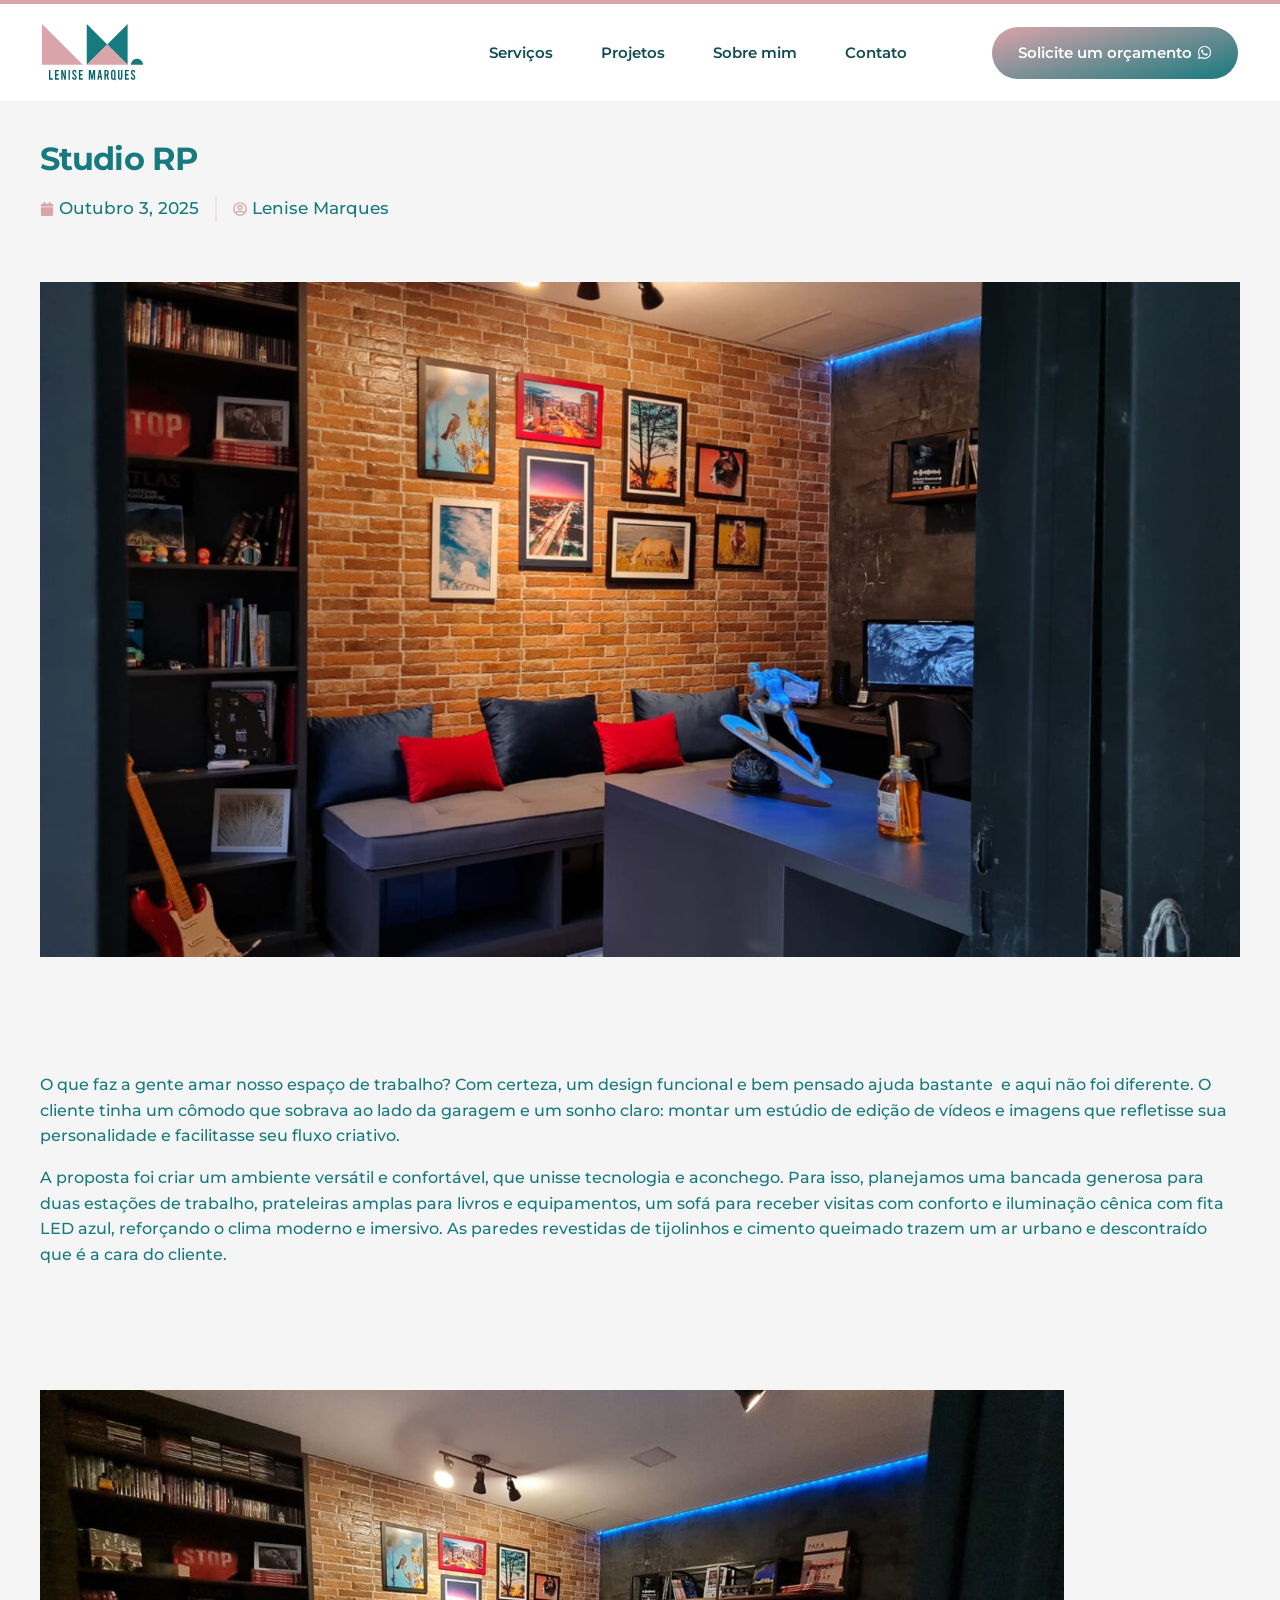
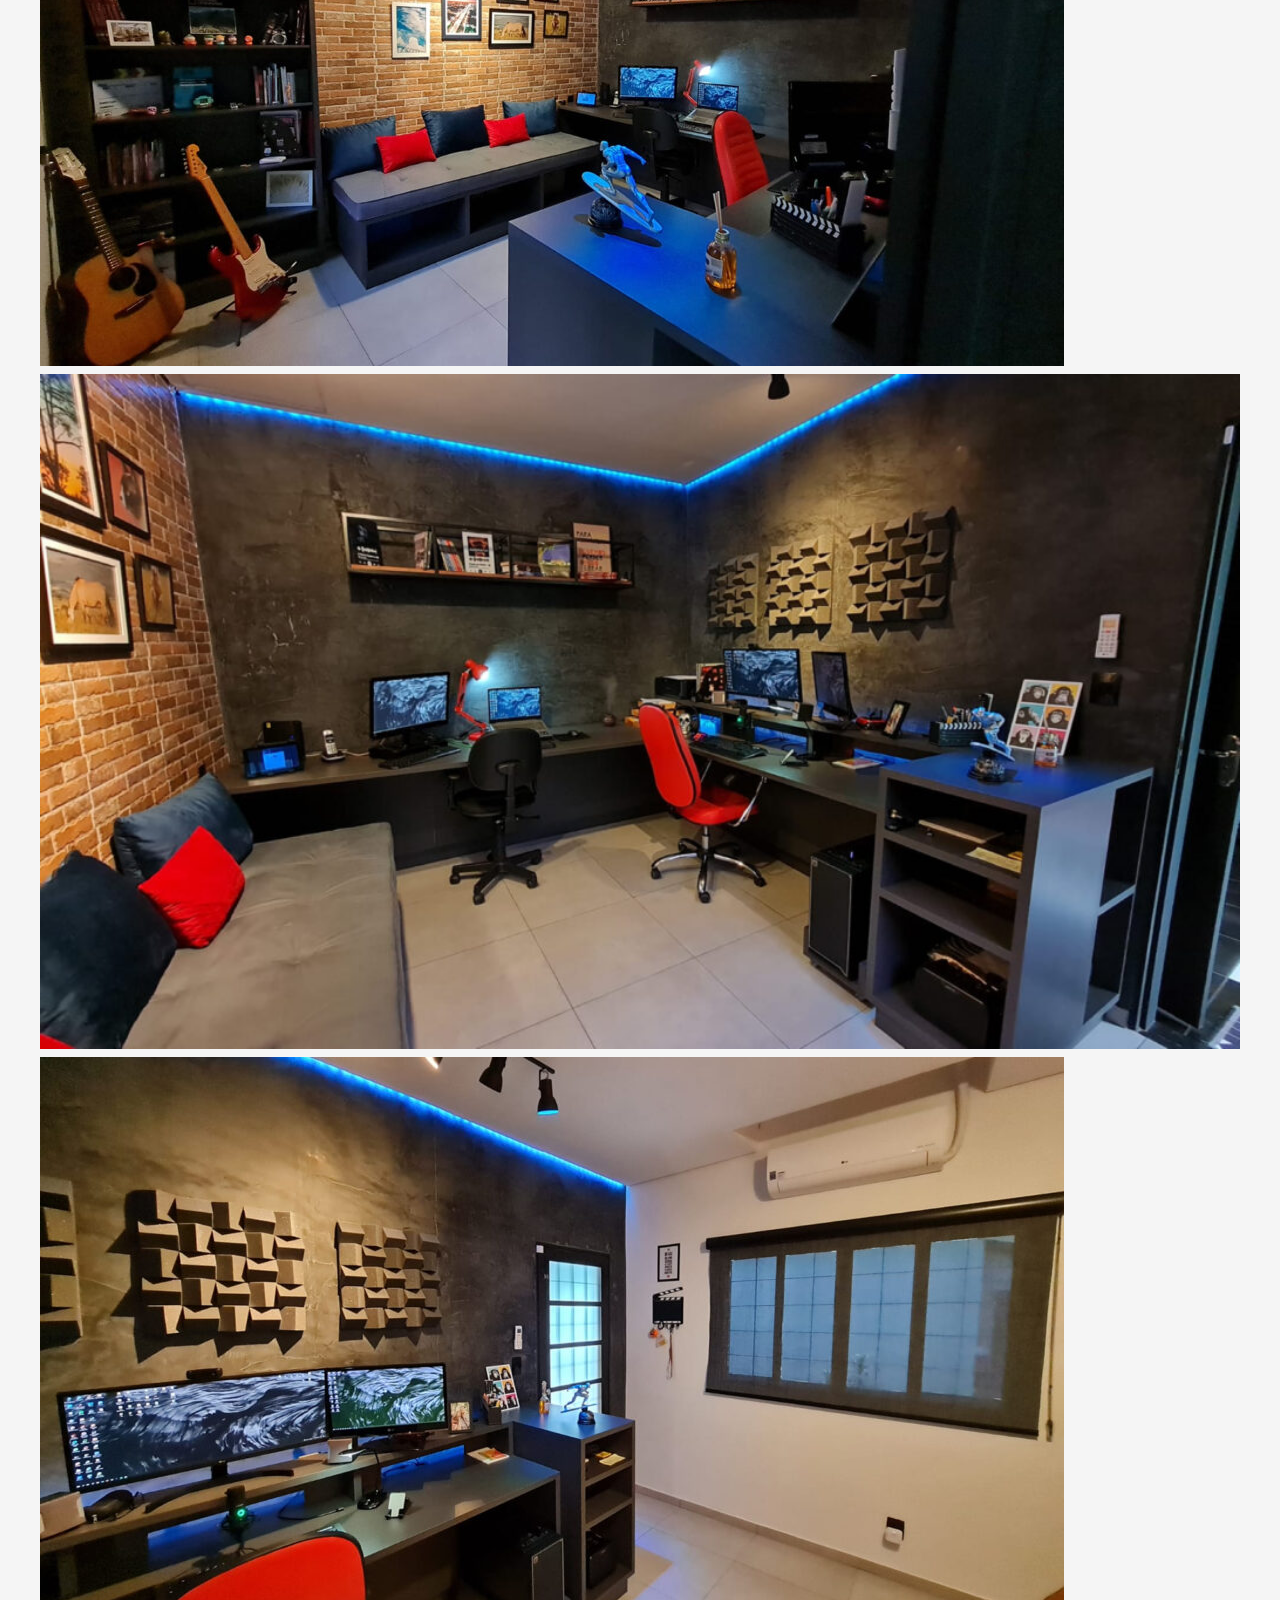
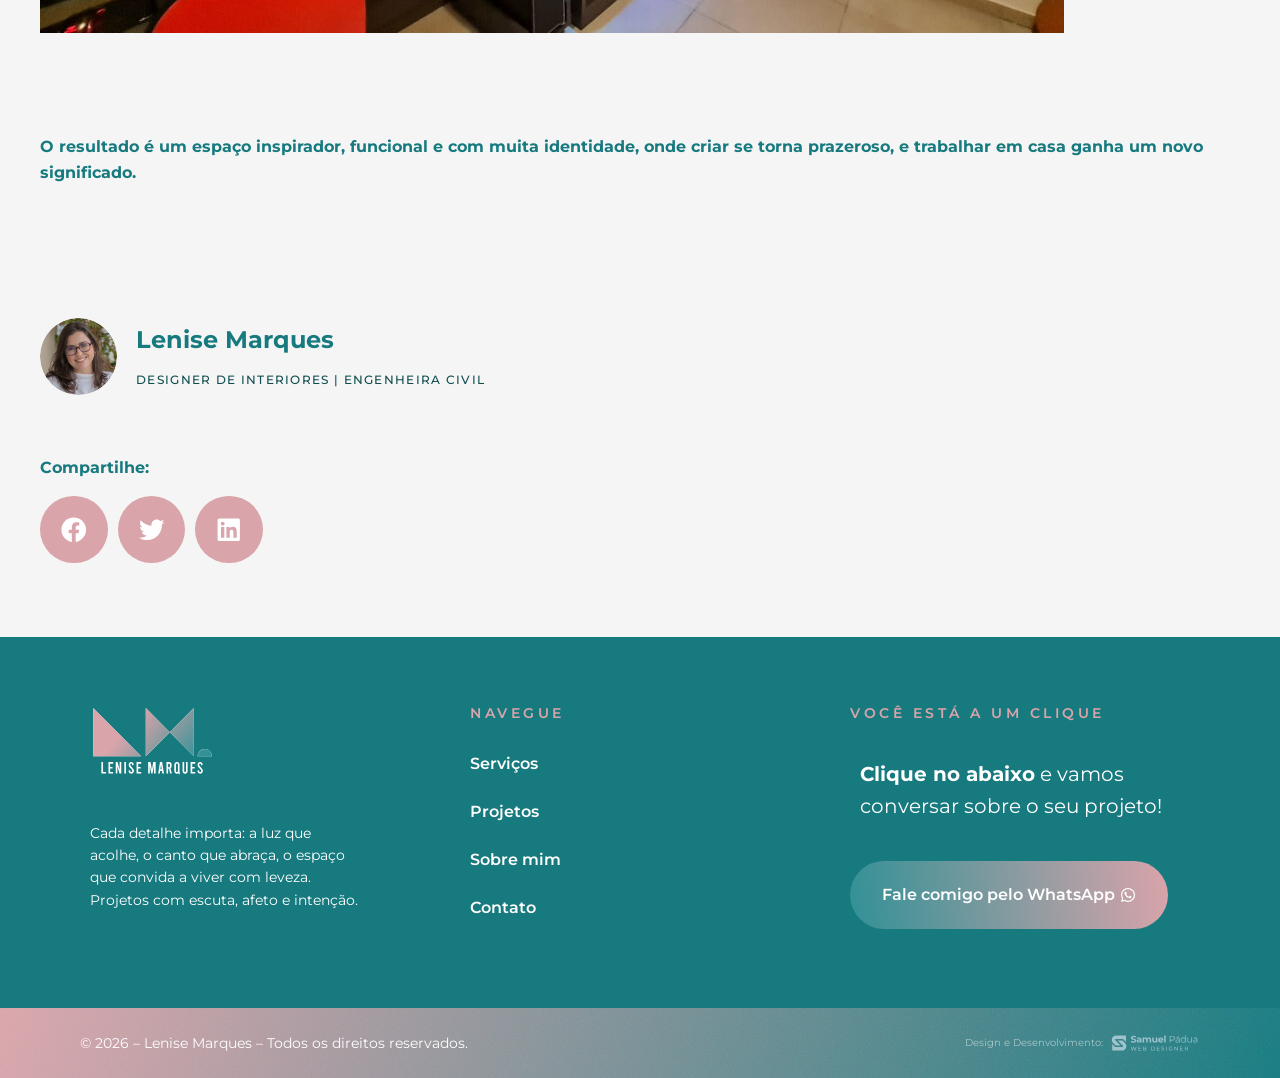
<file: studio-rp/index.html>
<!doctype html>
<html lang="pt-BR" class="no-js" itemtype="https://schema.org/Blog" itemscope>
<head>
	<meta charset="UTF-8">
	<meta name="viewport" content="width=device-width, initial-scale=1, minimum-scale=1">
	<!-- This site is optimized with the Yoast SEO plugin v27.2 - https://yoast.com/product/yoast-seo-wordpress/ -->
	<title>Studio RP | Projeto de Interiores | Lenise Marques</title>
	<meta name="description" content="Um cômodo que sobrava ao lado da garagem virou estúdio de edição de vídeo e imagem: design funcional, com a personalidade do cliente em cada detalhe.">
	<meta name="robots" content="index,follow,max-image-preview:large">
	<meta name="author" content="Lenise Marques">
	<meta name="theme-color" content="#177A7F">
	<link rel="canonical" href="https://lenisemarquesinteriores.com/studio-rp/">
	<meta property="og:locale" content="pt_BR">
	<meta property="og:type" content="article">
	<meta property="og:site_name" content="Lenise Marques Interiores">
	<meta property="og:url" content="https://lenisemarquesinteriores.com/studio-rp/">
	<meta property="og:title" content="Studio RP | Projeto de Interiores | Lenise Marques">
	<meta property="og:description" content="Um cômodo que sobrava ao lado da garagem virou estúdio de edição de vídeo e imagem: design funcional, com a personalidade do cliente em cada detalhe.">
	<meta property="og:image" content="https://lenisemarquesinteriores.com/assets/uploads/2025/10/CAPA-4.jpg">
	<meta property="og:image:type" content="image/jpeg">
	<meta property="og:image:width" content="1600">
	<meta property="og:image:height" content="900">
	<meta property="og:image:alt" content="Studio RP, estúdio de edição projetado por Lenise Marques">
	<meta property="article:published_time" content="2025-10-03T18:14:25+00:00">
	<meta property="article:modified_time" content="2025-10-03T18:14:25+00:00">
	<meta name="twitter:card" content="summary_large_image">
	<meta name="twitter:title" content="Studio RP | Projeto de Interiores | Lenise Marques">
	<meta name="twitter:description" content="Um cômodo que sobrava ao lado da garagem virou estúdio de edição de vídeo e imagem: design funcional, com a personalidade do cliente em cada detalhe.">
	<meta name="twitter:image" content="https://lenisemarquesinteriores.com/assets/uploads/2025/10/CAPA-4.jpg">
	<meta name="twitter:image:alt" content="Studio RP, estúdio de edição projetado por Lenise Marques">
	<script type="application/ld+json">
	{
		"@context": "https://schema.org",
		"@graph": [
			{
				"@type": "Article",
				"@id": "https://lenisemarquesinteriores.com/studio-rp/#page",
				"url": "https://lenisemarquesinteriores.com/studio-rp/",
				"name": "Studio RP | Projeto de Interiores | Lenise Marques",
				"headline": "Studio RP | Projeto de Interiores | Lenise Marques",
				"description": "Um cômodo que sobrava ao lado da garagem virou estúdio de edição de vídeo e imagem: design funcional, com a personalidade do cliente em cada detalhe.",
				"inLanguage": "pt-BR",
				"image": "https://lenisemarquesinteriores.com/assets/uploads/2025/10/CAPA-4.jpg",
				"isPartOf": {
					"@id": "https://lenisemarquesinteriores.com/#website"
				},
				"datePublished": "2025-10-03T18:14:25+00:00",
				"dateModified": "2025-10-03T18:14:25+00:00",
				"author": {
					"@id": "https://lenisemarquesinteriores.com/#lenise-marques"
				},
				"publisher": {
					"@id": "https://lenisemarquesinteriores.com/#business"
				}
			}
		]
	}
	</script>
	<meta name="robots" content="index,follow,max-image-preview:large">
	<meta name="theme-color" content="#177A7F">
	<meta name="robots" content="index,follow,max-image-preview:large">
	<meta name="theme-color" content="#177A7F">
	<!-- / Yoast SEO plugin. -->

<style id="wp-img-auto-sizes-contain-inline-css">
img:is([sizes=auto i],[sizes^="auto," i]){contain-intrinsic-size:3000px 1500px}
/*# sourceURL=wp-img-auto-sizes-contain-inline-css */
</style>
<link rel='stylesheet' id='hfe-widgets-style-css' href='../assets/plugins/header-footer-elementor/inc/widgets-css/frontend.css?ver=2.5.0' media='all' />
<link rel='stylesheet' id='wp-block-library-css' href='../assets/wp-includes/css/dist/block-library/style.min.css?ver=7.0.2' media='all' />
<style id="classic-theme-styles-inline-css">
/*! This file is auto-generated */
.wp-block-button__link{color:#fff;background-color:#32373c;border-radius:9999px;box-shadow:none;text-decoration:none;padding:calc(.667em + 2px) calc(1.333em + 2px);font-size:1.125em}.wp-block-file__button{background:#32373c;color:#fff;text-decoration:none}
/*# sourceURL=/wp-includes/css/classic-themes.min.css */
</style>
<style id="global-styles-inline-css">
:root{--wp--preset--aspect-ratio--square: 1;--wp--preset--aspect-ratio--4-3: 4/3;--wp--preset--aspect-ratio--3-4: 3/4;--wp--preset--aspect-ratio--3-2: 3/2;--wp--preset--aspect-ratio--2-3: 2/3;--wp--preset--aspect-ratio--16-9: 16/9;--wp--preset--aspect-ratio--9-16: 9/16;--wp--preset--color--black: #000000;--wp--preset--color--cyan-bluish-gray: #abb8c3;--wp--preset--color--white: #ffffff;--wp--preset--color--pale-pink: #f78da7;--wp--preset--color--vivid-red: #cf2e2e;--wp--preset--color--luminous-vivid-orange: #ff6900;--wp--preset--color--luminous-vivid-amber: #fcb900;--wp--preset--color--light-green-cyan: #7bdcb5;--wp--preset--color--vivid-green-cyan: #00d084;--wp--preset--color--pale-cyan-blue: #8ed1fc;--wp--preset--color--vivid-cyan-blue: #0693e3;--wp--preset--color--vivid-purple: #9b51e0;--wp--preset--color--theme-palette-1: var(--global-palette1);--wp--preset--color--theme-palette-2: var(--global-palette2);--wp--preset--color--theme-palette-3: var(--global-palette3);--wp--preset--color--theme-palette-4: var(--global-palette4);--wp--preset--color--theme-palette-5: var(--global-palette5);--wp--preset--color--theme-palette-6: var(--global-palette6);--wp--preset--color--theme-palette-7: var(--global-palette7);--wp--preset--color--theme-palette-8: var(--global-palette8);--wp--preset--color--theme-palette-9: var(--global-palette9);--wp--preset--gradient--vivid-cyan-blue-to-vivid-purple: linear-gradient(135deg,rgb(6,147,227) 0%,rgb(155,81,224) 100%);--wp--preset--gradient--light-green-cyan-to-vivid-green-cyan: linear-gradient(135deg,rgb(122,220,180) 0%,rgb(0,208,130) 100%);--wp--preset--gradient--luminous-vivid-amber-to-luminous-vivid-orange: linear-gradient(135deg,rgb(252,185,0) 0%,rgb(255,105,0) 100%);--wp--preset--gradient--luminous-vivid-orange-to-vivid-red: linear-gradient(135deg,rgb(255,105,0) 0%,rgb(207,46,46) 100%);--wp--preset--gradient--very-light-gray-to-cyan-bluish-gray: linear-gradient(135deg,rgb(238,238,238) 0%,rgb(169,184,195) 100%);--wp--preset--gradient--cool-to-warm-spectrum: linear-gradient(135deg,rgb(74,234,220) 0%,rgb(151,120,209) 20%,rgb(207,42,186) 40%,rgb(238,44,130) 60%,rgb(251,105,98) 80%,rgb(254,248,76) 100%);--wp--preset--gradient--blush-light-purple: linear-gradient(135deg,rgb(255,206,236) 0%,rgb(152,150,240) 100%);--wp--preset--gradient--blush-bordeaux: linear-gradient(135deg,rgb(254,205,165) 0%,rgb(254,45,45) 50%,rgb(107,0,62) 100%);--wp--preset--gradient--luminous-dusk: linear-gradient(135deg,rgb(255,203,112) 0%,rgb(199,81,192) 50%,rgb(65,88,208) 100%);--wp--preset--gradient--pale-ocean: linear-gradient(135deg,rgb(255,245,203) 0%,rgb(182,227,212) 50%,rgb(51,167,181) 100%);--wp--preset--gradient--electric-grass: linear-gradient(135deg,rgb(202,248,128) 0%,rgb(113,206,126) 100%);--wp--preset--gradient--midnight: linear-gradient(135deg,rgb(2,3,129) 0%,rgb(40,116,252) 100%);--wp--preset--font-size--small: var(--global-font-size-small);--wp--preset--font-size--medium: var(--global-font-size-medium);--wp--preset--font-size--large: var(--global-font-size-large);--wp--preset--font-size--x-large: 42px;--wp--preset--font-size--larger: var(--global-font-size-larger);--wp--preset--font-size--xxlarge: var(--global-font-size-xxlarge);--wp--preset--spacing--20: 0.44rem;--wp--preset--spacing--30: 0.67rem;--wp--preset--spacing--40: 1rem;--wp--preset--spacing--50: 1.5rem;--wp--preset--spacing--60: 2.25rem;--wp--preset--spacing--70: 3.38rem;--wp--preset--spacing--80: 5.06rem;--wp--preset--shadow--natural: 6px 6px 9px rgba(0, 0, 0, 0.2);--wp--preset--shadow--deep: 12px 12px 50px rgba(0, 0, 0, 0.4);--wp--preset--shadow--sharp: 6px 6px 0px rgba(0, 0, 0, 0.2);--wp--preset--shadow--outlined: 6px 6px 0px -3px rgb(255, 255, 255), 6px 6px rgb(0, 0, 0);--wp--preset--shadow--crisp: 6px 6px 0px rgb(0, 0, 0);}:root { --wp--style--global--content-size: var(--global-calc-content-width);--wp--style--global--wide-size: var(--global-calc-wide-content-width); }:where(body) { margin: 0; }:where(.is-layout-flex){gap: 0.5em;}:where(.is-layout-grid){gap: 0.5em;}body .is-layout-flex{display: flex;}.is-layout-flex{flex-wrap: wrap;align-items: center;}.is-layout-flex > :is(*, div){margin: 0;}body .is-layout-grid{display: grid;}.is-layout-grid > :is(*, div){margin: 0;}body{padding-top: 0px;padding-right: 0px;padding-bottom: 0px;padding-left: 0px;}:root :where(.wp-element-button, .wp-block-button__link){font-style: inherit;font-weight: inherit;letter-spacing: inherit;text-transform: inherit;}.has-black-color{color: var(--wp--preset--color--black) !important;}.has-cyan-bluish-gray-color{color: var(--wp--preset--color--cyan-bluish-gray) !important;}.has-white-color{color: var(--wp--preset--color--white) !important;}.has-pale-pink-color{color: var(--wp--preset--color--pale-pink) !important;}.has-vivid-red-color{color: var(--wp--preset--color--vivid-red) !important;}.has-luminous-vivid-orange-color{color: var(--wp--preset--color--luminous-vivid-orange) !important;}.has-luminous-vivid-amber-color{color: var(--wp--preset--color--luminous-vivid-amber) !important;}.has-light-green-cyan-color{color: var(--wp--preset--color--light-green-cyan) !important;}.has-vivid-green-cyan-color{color: var(--wp--preset--color--vivid-green-cyan) !important;}.has-pale-cyan-blue-color{color: var(--wp--preset--color--pale-cyan-blue) !important;}.has-vivid-cyan-blue-color{color: var(--wp--preset--color--vivid-cyan-blue) !important;}.has-vivid-purple-color{color: var(--wp--preset--color--vivid-purple) !important;}.has-theme-palette-1-color{color: var(--wp--preset--color--theme-palette-1) !important;}.has-theme-palette-2-color{color: var(--wp--preset--color--theme-palette-2) !important;}.has-theme-palette-3-color{color: var(--wp--preset--color--theme-palette-3) !important;}.has-theme-palette-4-color{color: var(--wp--preset--color--theme-palette-4) !important;}.has-theme-palette-5-color{color: var(--wp--preset--color--theme-palette-5) !important;}.has-theme-palette-6-color{color: var(--wp--preset--color--theme-palette-6) !important;}.has-theme-palette-7-color{color: var(--wp--preset--color--theme-palette-7) !important;}.has-theme-palette-8-color{color: var(--wp--preset--color--theme-palette-8) !important;}.has-theme-palette-9-color{color: var(--wp--preset--color--theme-palette-9) !important;}.has-black-background-color{background-color: var(--wp--preset--color--black) !important;}.has-cyan-bluish-gray-background-color{background-color: var(--wp--preset--color--cyan-bluish-gray) !important;}.has-white-background-color{background-color: var(--wp--preset--color--white) !important;}.has-pale-pink-background-color{background-color: var(--wp--preset--color--pale-pink) !important;}.has-vivid-red-background-color{background-color: var(--wp--preset--color--vivid-red) !important;}.has-luminous-vivid-orange-background-color{background-color: var(--wp--preset--color--luminous-vivid-orange) !important;}.has-luminous-vivid-amber-background-color{background-color: var(--wp--preset--color--luminous-vivid-amber) !important;}.has-light-green-cyan-background-color{background-color: var(--wp--preset--color--light-green-cyan) !important;}.has-vivid-green-cyan-background-color{background-color: var(--wp--preset--color--vivid-green-cyan) !important;}.has-pale-cyan-blue-background-color{background-color: var(--wp--preset--color--pale-cyan-blue) !important;}.has-vivid-cyan-blue-background-color{background-color: var(--wp--preset--color--vivid-cyan-blue) !important;}.has-vivid-purple-background-color{background-color: var(--wp--preset--color--vivid-purple) !important;}.has-theme-palette-1-background-color{background-color: var(--wp--preset--color--theme-palette-1) !important;}.has-theme-palette-2-background-color{background-color: var(--wp--preset--color--theme-palette-2) !important;}.has-theme-palette-3-background-color{background-color: var(--wp--preset--color--theme-palette-3) !important;}.has-theme-palette-4-background-color{background-color: var(--wp--preset--color--theme-palette-4) !important;}.has-theme-palette-5-background-color{background-color: var(--wp--preset--color--theme-palette-5) !important;}.has-theme-palette-6-background-color{background-color: var(--wp--preset--color--theme-palette-6) !important;}.has-theme-palette-7-background-color{background-color: var(--wp--preset--color--theme-palette-7) !important;}.has-theme-palette-8-background-color{background-color: var(--wp--preset--color--theme-palette-8) !important;}.has-theme-palette-9-background-color{background-color: var(--wp--preset--color--theme-palette-9) !important;}.has-black-border-color{border-color: var(--wp--preset--color--black) !important;}.has-cyan-bluish-gray-border-color{border-color: var(--wp--preset--color--cyan-bluish-gray) !important;}.has-white-border-color{border-color: var(--wp--preset--color--white) !important;}.has-pale-pink-border-color{border-color: var(--wp--preset--color--pale-pink) !important;}.has-vivid-red-border-color{border-color: var(--wp--preset--color--vivid-red) !important;}.has-luminous-vivid-orange-border-color{border-color: var(--wp--preset--color--luminous-vivid-orange) !important;}.has-luminous-vivid-amber-border-color{border-color: var(--wp--preset--color--luminous-vivid-amber) !important;}.has-light-green-cyan-border-color{border-color: var(--wp--preset--color--light-green-cyan) !important;}.has-vivid-green-cyan-border-color{border-color: var(--wp--preset--color--vivid-green-cyan) !important;}.has-pale-cyan-blue-border-color{border-color: var(--wp--preset--color--pale-cyan-blue) !important;}.has-vivid-cyan-blue-border-color{border-color: var(--wp--preset--color--vivid-cyan-blue) !important;}.has-vivid-purple-border-color{border-color: var(--wp--preset--color--vivid-purple) !important;}.has-theme-palette-1-border-color{border-color: var(--wp--preset--color--theme-palette-1) !important;}.has-theme-palette-2-border-color{border-color: var(--wp--preset--color--theme-palette-2) !important;}.has-theme-palette-3-border-color{border-color: var(--wp--preset--color--theme-palette-3) !important;}.has-theme-palette-4-border-color{border-color: var(--wp--preset--color--theme-palette-4) !important;}.has-theme-palette-5-border-color{border-color: var(--wp--preset--color--theme-palette-5) !important;}.has-theme-palette-6-border-color{border-color: var(--wp--preset--color--theme-palette-6) !important;}.has-theme-palette-7-border-color{border-color: var(--wp--preset--color--theme-palette-7) !important;}.has-theme-palette-8-border-color{border-color: var(--wp--preset--color--theme-palette-8) !important;}.has-theme-palette-9-border-color{border-color: var(--wp--preset--color--theme-palette-9) !important;}.has-vivid-cyan-blue-to-vivid-purple-gradient-background{background: var(--wp--preset--gradient--vivid-cyan-blue-to-vivid-purple) !important;}.has-light-green-cyan-to-vivid-green-cyan-gradient-background{background: var(--wp--preset--gradient--light-green-cyan-to-vivid-green-cyan) !important;}.has-luminous-vivid-amber-to-luminous-vivid-orange-gradient-background{background: var(--wp--preset--gradient--luminous-vivid-amber-to-luminous-vivid-orange) !important;}.has-luminous-vivid-orange-to-vivid-red-gradient-background{background: var(--wp--preset--gradient--luminous-vivid-orange-to-vivid-red) !important;}.has-very-light-gray-to-cyan-bluish-gray-gradient-background{background: var(--wp--preset--gradient--very-light-gray-to-cyan-bluish-gray) !important;}.has-cool-to-warm-spectrum-gradient-background{background: var(--wp--preset--gradient--cool-to-warm-spectrum) !important;}.has-blush-light-purple-gradient-background{background: var(--wp--preset--gradient--blush-light-purple) !important;}.has-blush-bordeaux-gradient-background{background: var(--wp--preset--gradient--blush-bordeaux) !important;}.has-luminous-dusk-gradient-background{background: var(--wp--preset--gradient--luminous-dusk) !important;}.has-pale-ocean-gradient-background{background: var(--wp--preset--gradient--pale-ocean) !important;}.has-electric-grass-gradient-background{background: var(--wp--preset--gradient--electric-grass) !important;}.has-midnight-gradient-background{background: var(--wp--preset--gradient--midnight) !important;}.has-small-font-size{font-size: var(--wp--preset--font-size--small) !important;}.has-medium-font-size{font-size: var(--wp--preset--font-size--medium) !important;}.has-large-font-size{font-size: var(--wp--preset--font-size--large) !important;}.has-x-large-font-size{font-size: var(--wp--preset--font-size--x-large) !important;}.has-larger-font-size{font-size: var(--wp--preset--font-size--larger) !important;}.has-xxlarge-font-size{font-size: var(--wp--preset--font-size--xxlarge) !important;}
:root :where(.wp-block-icon svg){width: 24px;}
:where(.wp-block-post-template.is-layout-flex){gap: 1.25em;}:where(.wp-block-post-template.is-layout-grid){gap: 1.25em;}
:where(.wp-block-term-template.is-layout-flex){gap: 1.25em;}:where(.wp-block-term-template.is-layout-grid){gap: 1.25em;}
:where(.wp-block-columns.is-layout-flex){gap: 2em;}:where(.wp-block-columns.is-layout-grid){gap: 2em;}
:root :where(.wp-block-pullquote){font-size: 1.5em;line-height: 1.6;}
/*# sourceURL=global-styles-inline-css */
</style>
<link rel='stylesheet' id='hfe-style-css' href='../assets/plugins/header-footer-elementor/assets/css/header-footer-elementor.css?ver=2.5.0' media='all' />
<link rel='stylesheet' id='elementor-frontend-css' href='../assets/plugins/elementor/assets/css/frontend.min.css?ver=3.33.4' media='all' />
<style id="elementor-frontend-inline-css">
.elementor-kit-43{--e-global-color-primary:#D9A4AA;--e-global-color-secondary:#177A7F;--e-global-color-text:#104D50;--e-global-color-accent:#D9A4AA;--e-global-color-kadence1:#2B6CB0;--e-global-color-kadence2:#215387;--e-global-color-kadence3:#1A202C;--e-global-color-kadence4:#2D3748;--e-global-color-kadence5:#4A5568;--e-global-color-kadence6:#718096;--e-global-color-kadence7:#EDF2F7;--e-global-color-kadence8:#F7FAFC;--e-global-color-kadence9:#ffffff;--e-global-typography-primary-font-family:"Roboto";--e-global-typography-primary-font-weight:600;--e-global-typography-secondary-font-family:"Roboto Slab";--e-global-typography-secondary-font-weight:400;--e-global-typography-text-font-family:"Roboto";--e-global-typography-text-font-weight:400;--e-global-typography-accent-font-family:"Roboto";--e-global-typography-accent-font-weight:500;background-color:#FFFFFF;}.elementor-kit-43.el-is-editing{--global-palette1:#2B6CB0;--global-palette2:#215387;--global-palette3:#1A202C;--global-palette4:#2D3748;--global-palette5:#4A5568;--global-palette6:#718096;--global-palette7:#EDF2F7;--global-palette8:#F7FAFC;--global-palette9:#ffffff;}.elementor-kit-43 e-page-transition{background-color:#FFBC7D;}.elementor-section.elementor-section-boxed > .elementor-container{max-width:1140px;}.e-con{--container-max-width:1140px;}.elementor-widget:not(:last-child){margin-block-end:20px;}.elementor-element{--widgets-spacing:20px 20px;--widgets-spacing-row:20px;--widgets-spacing-column:20px;}{}h1.entry-title{display:var(--page-title-display);}@media(max-width:1024px){.elementor-section.elementor-section-boxed > .elementor-container{max-width:1024px;}.e-con{--container-max-width:1024px;}}@media(max-width:767px){.elementor-section.elementor-section-boxed > .elementor-container{max-width:767px;}.e-con{--container-max-width:767px;}}
.elementor-576 .elementor-element.elementor-element-b2c8a2a{--display:flex;--min-height:32px;--flex-direction:column;--container-widget-width:100%;--container-widget-height:initial;--container-widget-flex-grow:0;--container-widget-align-self:initial;--flex-wrap-mobile:wrap;--justify-content:center;border-style:solid;--border-style:solid;border-width:4px 0px 0px 0px;--border-top-width:4px;--border-right-width:0px;--border-bottom-width:0px;--border-left-width:0px;border-color:#D9A4AA;--border-color:#D9A4AA;--border-radius:0px 0px 0px 0px;}.elementor-576 .elementor-element.elementor-element-c975842{--display:grid;--min-height:0px;--e-con-grid-template-columns:repeat(3, 1fr);--e-con-grid-template-rows:repeat(1, 1fr);--gap:0px 0px;--row-gap:0px;--column-gap:0px;--grid-auto-flow:row;--align-items:center;}.elementor-widget-site-logo .hfe-site-logo-container .hfe-site-logo-img{border-color:var( --e-global-color-primary );}.elementor-widget-site-logo .widget-image-caption{color:var( --e-global-color-text );font-family:var( --e-global-typography-text-font-family ), Sans-serif;font-weight:var( --e-global-typography-text-font-weight );}.elementor-576 .elementor-element.elementor-element-d58c8b5 .hfe-site-logo-container, .elementor-576 .elementor-element.elementor-element-d58c8b5 .hfe-caption-width figcaption{text-align:center;}.elementor-576 .elementor-element.elementor-element-d58c8b5 .widget-image-caption{margin-top:0px;margin-bottom:0px;}.elementor-576 .elementor-element.elementor-element-d58c8b5{width:var( --container-widget-width, 35% );max-width:35%;--container-widget-width:35%;--container-widget-flex-grow:0;}.elementor-576 .elementor-element.elementor-element-d58c8b5 .hfe-site-logo-container .hfe-site-logo-img{border-style:none;}.elementor-widget-navigation-menu .menu-item a.hfe-menu-item.elementor-button{background-color:var( --e-global-color-accent );font-family:var( --e-global-typography-accent-font-family ), Sans-serif;font-weight:var( --e-global-typography-accent-font-weight );}.elementor-widget-navigation-menu .menu-item a.hfe-menu-item.elementor-button:hover{background-color:var( --e-global-color-accent );}.elementor-widget-navigation-menu a.hfe-menu-item, .elementor-widget-navigation-menu a.hfe-sub-menu-item{font-family:var( --e-global-typography-primary-font-family ), Sans-serif;font-weight:var( --e-global-typography-primary-font-weight );}.elementor-widget-navigation-menu .menu-item a.hfe-menu-item, .elementor-widget-navigation-menu .sub-menu a.hfe-sub-menu-item{color:var( --e-global-color-text );}.elementor-widget-navigation-menu .menu-item a.hfe-menu-item:hover,
								.elementor-widget-navigation-menu .sub-menu a.hfe-sub-menu-item:hover,
								.elementor-widget-navigation-menu .menu-item.current-menu-item a.hfe-menu-item,
								.elementor-widget-navigation-menu .menu-item a.hfe-menu-item.highlighted,
								.elementor-widget-navigation-menu .menu-item a.hfe-menu-item:focus{color:var( --e-global-color-accent );}.elementor-widget-navigation-menu .hfe-nav-menu-layout:not(.hfe-pointer__framed) .menu-item.parent a.hfe-menu-item:before,
								.elementor-widget-navigation-menu .hfe-nav-menu-layout:not(.hfe-pointer__framed) .menu-item.parent a.hfe-menu-item:after{background-color:var( --e-global-color-accent );}.elementor-widget-navigation-menu .hfe-nav-menu-layout:not(.hfe-pointer__framed) .menu-item.parent .sub-menu .hfe-has-submenu-container a:after{background-color:var( --e-global-color-accent );}.elementor-widget-navigation-menu .hfe-pointer__framed .menu-item.parent a.hfe-menu-item:before,
								.elementor-widget-navigation-menu .hfe-pointer__framed .menu-item.parent a.hfe-menu-item:after{border-color:var( --e-global-color-accent );}
							.elementor-widget-navigation-menu .sub-menu li a.hfe-sub-menu-item,
							.elementor-widget-navigation-menu nav.hfe-dropdown li a.hfe-sub-menu-item,
							.elementor-widget-navigation-menu nav.hfe-dropdown li a.hfe-menu-item,
							.elementor-widget-navigation-menu nav.hfe-dropdown-expandible li a.hfe-menu-item,
							.elementor-widget-navigation-menu nav.hfe-dropdown-expandible li a.hfe-sub-menu-item{font-family:var( --e-global-typography-accent-font-family ), Sans-serif;font-weight:var( --e-global-typography-accent-font-weight );}.elementor-576 .elementor-element.elementor-element-7b0d48c .menu-item a.hfe-menu-item{padding-left:8px;padding-right:8px;}.elementor-576 .elementor-element.elementor-element-7b0d48c .menu-item a.hfe-sub-menu-item{padding-left:calc( 8px + 20px );padding-right:8px;}.elementor-576 .elementor-element.elementor-element-7b0d48c .hfe-nav-menu__layout-vertical .menu-item ul ul a.hfe-sub-menu-item{padding-left:calc( 8px + 40px );padding-right:8px;}.elementor-576 .elementor-element.elementor-element-7b0d48c .hfe-nav-menu__layout-vertical .menu-item ul ul ul a.hfe-sub-menu-item{padding-left:calc( 8px + 60px );padding-right:8px;}.elementor-576 .elementor-element.elementor-element-7b0d48c .hfe-nav-menu__layout-vertical .menu-item ul ul ul ul a.hfe-sub-menu-item{padding-left:calc( 8px + 80px );padding-right:8px;}.elementor-576 .elementor-element.elementor-element-7b0d48c .menu-item a.hfe-menu-item, .elementor-576 .elementor-element.elementor-element-7b0d48c .menu-item a.hfe-sub-menu-item{padding-top:8px;padding-bottom:8px;}body:not(.rtl) .elementor-576 .elementor-element.elementor-element-7b0d48c .hfe-nav-menu__layout-horizontal .hfe-nav-menu > li.menu-item:not(:last-child){margin-right:5px;}body.rtl .elementor-576 .elementor-element.elementor-element-7b0d48c .hfe-nav-menu__layout-horizontal .hfe-nav-menu > li.menu-item:not(:last-child){margin-left:5px;}.elementor-576 .elementor-element.elementor-element-7b0d48c nav:not(.hfe-nav-menu__layout-horizontal) .hfe-nav-menu > li.menu-item:not(:last-child){margin-bottom:5px;}body:not(.rtl) .elementor-576 .elementor-element.elementor-element-7b0d48c .hfe-nav-menu__layout-horizontal .hfe-nav-menu > li.menu-item{margin-bottom:0px;}.elementor-576 .elementor-element.elementor-element-7b0d48c ul.sub-menu{width:220px;}.elementor-576 .elementor-element.elementor-element-7b0d48c .sub-menu a.hfe-sub-menu-item,
						 .elementor-576 .elementor-element.elementor-element-7b0d48c nav.hfe-dropdown li a.hfe-menu-item,
						 .elementor-576 .elementor-element.elementor-element-7b0d48c nav.hfe-dropdown li a.hfe-sub-menu-item,
						 .elementor-576 .elementor-element.elementor-element-7b0d48c nav.hfe-dropdown-expandible li a.hfe-menu-item,
						 .elementor-576 .elementor-element.elementor-element-7b0d48c nav.hfe-dropdown-expandible li a.hfe-sub-menu-item{padding-top:15px;padding-bottom:15px;}.elementor-576 .elementor-element.elementor-element-7b0d48c{width:var( --container-widget-width, 100% );max-width:100%;--container-widget-width:100%;--container-widget-flex-grow:0;}.elementor-576 .elementor-element.elementor-element-7b0d48c.elementor-element{--flex-grow:0;--flex-shrink:0;}.elementor-576 .elementor-element.elementor-element-7b0d48c > .elementor-widget-container{border-style:none;}.elementor-576 .elementor-element.elementor-element-7b0d48c .hfe-nav-menu__toggle{margin-left:auto;}.elementor-576 .elementor-element.elementor-element-7b0d48c a.hfe-menu-item, .elementor-576 .elementor-element.elementor-element-7b0d48c a.hfe-sub-menu-item{font-family:"Montserrat", Sans-serif;font-size:15px;font-weight:600;}.elementor-576 .elementor-element.elementor-element-7b0d48c .menu-item a.hfe-menu-item, .elementor-576 .elementor-element.elementor-element-7b0d48c .sub-menu a.hfe-sub-menu-item{color:#104D50;}.elementor-576 .elementor-element.elementor-element-7b0d48c .menu-item a.hfe-menu-item:hover,
								.elementor-576 .elementor-element.elementor-element-7b0d48c .sub-menu a.hfe-sub-menu-item:hover,
								.elementor-576 .elementor-element.elementor-element-7b0d48c .menu-item.current-menu-item a.hfe-menu-item,
								.elementor-576 .elementor-element.elementor-element-7b0d48c .menu-item a.hfe-menu-item.highlighted,
								.elementor-576 .elementor-element.elementor-element-7b0d48c .menu-item a.hfe-menu-item:focus{color:#D9A4AA;}.elementor-576 .elementor-element.elementor-element-7b0d48c .menu-item.current-menu-item a.hfe-menu-item,
								.elementor-576 .elementor-element.elementor-element-7b0d48c .menu-item.current-menu-ancestor a.hfe-menu-item{color:#C58F95;}.elementor-576 .elementor-element.elementor-element-7b0d48c .sub-menu,
								.elementor-576 .elementor-element.elementor-element-7b0d48c nav.hfe-dropdown,
								.elementor-576 .elementor-element.elementor-element-7b0d48c nav.hfe-dropdown-expandible,
								.elementor-576 .elementor-element.elementor-element-7b0d48c nav.hfe-dropdown .menu-item a.hfe-menu-item,
								.elementor-576 .elementor-element.elementor-element-7b0d48c nav.hfe-dropdown .menu-item a.hfe-sub-menu-item{background-color:#fff;}.elementor-576 .elementor-element.elementor-element-7b0d48c .sub-menu li.menu-item:not(:last-child),
						.elementor-576 .elementor-element.elementor-element-7b0d48c nav.hfe-dropdown li.menu-item:not(:last-child),
						.elementor-576 .elementor-element.elementor-element-7b0d48c nav.hfe-dropdown-expandible li.menu-item:not(:last-child){border-bottom-style:solid;border-bottom-color:#c4c4c4;border-bottom-width:1px;}.elementor-widget-button .elementor-button{background-color:var( --e-global-color-accent );font-family:var( --e-global-typography-accent-font-family ), Sans-serif;font-weight:var( --e-global-typography-accent-font-weight );}.elementor-576 .elementor-element.elementor-element-1135577 .elementor-button{background-color:transparent;font-family:"Montserrat", Sans-serif;font-size:15px;font-weight:600;line-height:20px;fill:#FFFFFF;color:#FFFFFF;background-image:linear-gradient(165deg, var( --e-global-color-primary ) 0%, var( --e-global-color-secondary ) 100%);border-style:solid;border-width:0px 0px 0px 0px;border-color:#177A7F40;border-radius:56px 56px 56px 56px;padding:16px 26px 16px 26px;}.elementor-576 .elementor-element.elementor-element-1135577 .elementor-button:hover, .elementor-576 .elementor-element.elementor-element-1135577 .elementor-button:focus{background-color:transparent;color:#FFFFFF;background-image:linear-gradient(318deg, var( --e-global-color-secondary ) 0%, var( --e-global-color-secondary ) 100%);border-color:#02010100;}.elementor-576 .elementor-element.elementor-element-1135577{width:auto;max-width:auto;}.elementor-576 .elementor-element.elementor-element-1135577 > .elementor-widget-container{margin:0px 0px 0px 0px;padding:0px 0px 0px 0px;}.elementor-576 .elementor-element.elementor-element-1135577 .elementor-button-content-wrapper{flex-direction:row-reverse;}.elementor-576 .elementor-element.elementor-element-1135577 .elementor-button:hover svg, .elementor-576 .elementor-element.elementor-element-1135577 .elementor-button:focus svg{fill:#FFFFFF;}.elementor-576 .elementor-element.elementor-element-a95ae78{--display:flex;--flex-direction:column;--container-widget-width:calc( ( 1 - var( --container-widget-flex-grow ) ) * 100% );--container-widget-height:initial;--container-widget-flex-grow:0;--container-widget-align-self:initial;--flex-wrap-mobile:wrap;--align-items:center;}.elementor-576 .elementor-element.elementor-element-a95ae78:not(.elementor-motion-effects-element-type-background), .elementor-576 .elementor-element.elementor-element-a95ae78 > .elementor-motion-effects-container > .elementor-motion-effects-layer{background-color:#F5F5F5;}.elementor-widget-theme-post-title .elementor-heading-title{font-family:var( --e-global-typography-primary-font-family ), Sans-serif;font-weight:var( --e-global-typography-primary-font-weight );color:var( --e-global-color-primary );}.elementor-576 .elementor-element.elementor-element-9f847d9 > .elementor-widget-container{margin:32px 0px 0px 0px;}.elementor-576 .elementor-element.elementor-element-9f847d9.elementor-element{--align-self:flex-start;}.elementor-576 .elementor-element.elementor-element-9f847d9{text-align:left;}.elementor-576 .elementor-element.elementor-element-9f847d9 .elementor-heading-title{font-family:"Montserrat", Sans-serif;font-weight:700;letter-spacing:-0.9px;color:var( --e-global-color-secondary );}.elementor-widget-post-info .elementor-icon-list-item:not(:last-child):after{border-color:var( --e-global-color-text );}.elementor-widget-post-info .elementor-icon-list-icon i{color:var( --e-global-color-primary );}.elementor-widget-post-info .elementor-icon-list-icon svg{fill:var( --e-global-color-primary );}.elementor-widget-post-info .elementor-icon-list-text, .elementor-widget-post-info .elementor-icon-list-text a{color:var( --e-global-color-secondary );}.elementor-widget-post-info .elementor-icon-list-item{font-family:var( --e-global-typography-text-font-family ), Sans-serif;font-weight:var( --e-global-typography-text-font-weight );}.elementor-576 .elementor-element.elementor-element-fc7b533 > .elementor-widget-container{margin:0px 0px 32px 0px;padding:0px 0px 0px 0px;}.elementor-576 .elementor-element.elementor-element-fc7b533.elementor-element{--align-self:flex-start;}.elementor-576 .elementor-element.elementor-element-fc7b533 .elementor-icon-list-items:not(.elementor-inline-items) .elementor-icon-list-item:not(:last-child){padding-bottom:calc(32px/2);}.elementor-576 .elementor-element.elementor-element-fc7b533 .elementor-icon-list-items:not(.elementor-inline-items) .elementor-icon-list-item:not(:first-child){margin-top:calc(32px/2);}.elementor-576 .elementor-element.elementor-element-fc7b533 .elementor-icon-list-items.elementor-inline-items .elementor-icon-list-item{margin-right:calc(32px/2);margin-left:calc(32px/2);}.elementor-576 .elementor-element.elementor-element-fc7b533 .elementor-icon-list-items.elementor-inline-items{margin-right:calc(-32px/2);margin-left:calc(-32px/2);}body.rtl .elementor-576 .elementor-element.elementor-element-fc7b533 .elementor-icon-list-items.elementor-inline-items .elementor-icon-list-item:after{left:calc(-32px/2);}body:not(.rtl) .elementor-576 .elementor-element.elementor-element-fc7b533 .elementor-icon-list-items.elementor-inline-items .elementor-icon-list-item:after{right:calc(-32px/2);}.elementor-576 .elementor-element.elementor-element-fc7b533 .elementor-icon-list-item:not(:last-child):after{content:"";border-color:#D9A4AA36;}.elementor-576 .elementor-element.elementor-element-fc7b533 .elementor-icon-list-items:not(.elementor-inline-items) .elementor-icon-list-item:not(:last-child):after{border-top-style:solid;border-top-width:2px;}.elementor-576 .elementor-element.elementor-element-fc7b533 .elementor-icon-list-items.elementor-inline-items .elementor-icon-list-item:not(:last-child):after{border-left-style:solid;}.elementor-576 .elementor-element.elementor-element-fc7b533 .elementor-inline-items .elementor-icon-list-item:not(:last-child):after{border-left-width:2px;}.elementor-576 .elementor-element.elementor-element-fc7b533 .elementor-icon-list-icon{width:14px;}.elementor-576 .elementor-element.elementor-element-fc7b533 .elementor-icon-list-icon i{font-size:14px;}.elementor-576 .elementor-element.elementor-element-fc7b533 .elementor-icon-list-icon svg{--e-icon-list-icon-size:14px;}.elementor-576 .elementor-element.elementor-element-fc7b533 .elementor-icon-list-item{font-family:"Montserrat", Sans-serif;font-weight:500;text-transform:capitalize;}.elementor-widget-theme-post-content{color:var( --e-global-color-text );font-family:var( --e-global-typography-text-font-family ), Sans-serif;font-weight:var( --e-global-typography-text-font-weight );}.elementor-576 .elementor-element.elementor-element-9ac5cdb > .elementor-widget-container{margin:0px 0px 64px 0px;padding:0px 0px 32px 0px;}.elementor-576 .elementor-element.elementor-element-9ac5cdb.elementor-element{--align-self:center;--flex-grow:1;--flex-shrink:0;}.elementor-576 .elementor-element.elementor-element-9ac5cdb{text-align:left;color:var( --e-global-color-secondary );font-family:"Montserrat", Sans-serif;font-size:16px;font-weight:500;}.elementor-widget-author-box .elementor-author-box__name{color:var( --e-global-color-secondary );font-family:var( --e-global-typography-primary-font-family ), Sans-serif;font-weight:var( --e-global-typography-primary-font-weight );}.elementor-widget-author-box .elementor-author-box__bio{color:var( --e-global-color-text );font-family:var( --e-global-typography-text-font-family ), Sans-serif;font-weight:var( --e-global-typography-text-font-weight );}.elementor-widget-author-box .elementor-author-box__button{color:var( --e-global-color-secondary );border-color:var( --e-global-color-secondary );font-family:var( --e-global-typography-accent-font-family ), Sans-serif;font-weight:var( --e-global-typography-accent-font-weight );}.elementor-widget-author-box .elementor-author-box__button:hover{border-color:var( --e-global-color-secondary );color:var( --e-global-color-secondary );}.elementor-576 .elementor-element.elementor-element-c6cf081 > .elementor-widget-container{margin:0px 0px 45px 0px;padding:0px 0px 0px 0px;}.elementor-576 .elementor-element.elementor-element-c6cf081.elementor-element{--align-self:flex-start;}.elementor-576 .elementor-element.elementor-element-c6cf081 .elementor-author-box__avatar img{width:77px;height:77px;}body.rtl .elementor-576 .elementor-element.elementor-element-c6cf081.elementor-author-box--layout-image-left .elementor-author-box__avatar,
					 body:not(.rtl) .elementor-576 .elementor-element.elementor-element-c6cf081:not(.elementor-author-box--layout-image-above) .elementor-author-box__avatar{margin-right:19px;margin-left:0;}body:not(.rtl) .elementor-576 .elementor-element.elementor-element-c6cf081.elementor-author-box--layout-image-right .elementor-author-box__avatar,
					 body.rtl .elementor-576 .elementor-element.elementor-element-c6cf081:not(.elementor-author-box--layout-image-above) .elementor-author-box__avatar{margin-left:19px;margin-right:0;}.elementor-576 .elementor-element.elementor-element-c6cf081.elementor-author-box--layout-image-above .elementor-author-box__avatar{margin-bottom:19px;}.elementor-576 .elementor-element.elementor-element-c6cf081 .elementor-author-box__name{font-family:"Montserrat", Sans-serif;font-size:24px;font-weight:700;margin-bottom:0px;}.elementor-576 .elementor-element.elementor-element-c6cf081 .elementor-author-box__bio{font-family:"Montserrat", Sans-serif;font-size:12px;font-weight:500;letter-spacing:1.3px;margin-bottom:0px;}.elementor-widget-heading .elementor-heading-title{font-family:var( --e-global-typography-primary-font-family ), Sans-serif;font-weight:var( --e-global-typography-primary-font-weight );color:var( --e-global-color-primary );}.elementor-576 .elementor-element.elementor-element-59f687d.elementor-element{--align-self:flex-start;}.elementor-576 .elementor-element.elementor-element-59f687d .elementor-heading-title{font-family:"Montserrat", Sans-serif;font-size:16px;font-weight:700;color:var( --e-global-color-secondary );}.elementor-576 .elementor-element.elementor-element-cb23324 > .elementor-widget-container{margin:0px 0px 64px 0px;}.elementor-576 .elementor-element.elementor-element-cb23324.elementor-element{--align-self:flex-start;}.elementor-576 .elementor-element.elementor-element-cb23324{--grid-side-margin:10px;--grid-column-gap:10px;--grid-row-gap:10px;--grid-bottom-margin:10px;--e-share-buttons-primary-color:var( --e-global-color-primary );--e-share-buttons-secondary-color:#FFFFFF;}.elementor-576 .elementor-element.elementor-element-cb23324 .elementor-share-btn{font-size:calc(1.5px * 10);}.elementor-576 .elementor-element.elementor-element-cb23324 .elementor-share-btn:hover{--e-share-buttons-primary-color:var( --e-global-color-secondary );}.elementor-576 .elementor-element.elementor-element-6b13838{--display:flex;--min-height:371px;--flex-direction:column;--container-widget-width:100%;--container-widget-height:initial;--container-widget-flex-grow:0;--container-widget-align-self:initial;--flex-wrap-mobile:wrap;--justify-content:center;}.elementor-576 .elementor-element.elementor-element-6b13838:not(.elementor-motion-effects-element-type-background), .elementor-576 .elementor-element.elementor-element-6b13838 > .elementor-motion-effects-container > .elementor-motion-effects-layer{background-color:var( --e-global-color-secondary );}.elementor-576 .elementor-element.elementor-element-92ad490{--display:grid;--e-con-grid-template-columns:repeat(3, 1fr);--e-con-grid-template-rows:repeat(1, 1fr);--grid-auto-flow:row;--align-items:start;--margin-top:32px;--margin-bottom:40px;--margin-left:0px;--margin-right:0px;}.elementor-576 .elementor-element.elementor-element-92ad490.e-con{--flex-grow:0;--flex-shrink:0;}.elementor-576 .elementor-element.elementor-element-0e295fe{--display:flex;}.elementor-widget-icon.elementor-view-stacked .elementor-icon{background-color:var( --e-global-color-primary );}.elementor-widget-icon.elementor-view-framed .elementor-icon, .elementor-widget-icon.elementor-view-default .elementor-icon{color:var( --e-global-color-primary );border-color:var( --e-global-color-primary );}.elementor-widget-icon.elementor-view-framed .elementor-icon, .elementor-widget-icon.elementor-view-default .elementor-icon svg{fill:var( --e-global-color-primary );}.elementor-576 .elementor-element.elementor-element-c44118b .elementor-icon-wrapper{text-align:left;}.elementor-576 .elementor-element.elementor-element-c44118b .elementor-icon{font-size:71px;}.elementor-576 .elementor-element.elementor-element-c44118b .elementor-icon svg{height:71px;}.elementor-576 .elementor-element.elementor-element-c44118b .elementor-icon-wrapper svg{width:auto;}.elementor-widget-text-editor{font-family:var( --e-global-typography-text-font-family ), Sans-serif;font-weight:var( --e-global-typography-text-font-weight );color:var( --e-global-color-text );}.elementor-widget-text-editor.elementor-drop-cap-view-stacked .elementor-drop-cap{background-color:var( --e-global-color-primary );}.elementor-widget-text-editor.elementor-drop-cap-view-framed .elementor-drop-cap, .elementor-widget-text-editor.elementor-drop-cap-view-default .elementor-drop-cap{color:var( --e-global-color-primary );border-color:var( --e-global-color-primary );}.elementor-576 .elementor-element.elementor-element-de8c3e2 > .elementor-widget-container{margin:0px 0px 0px 0px;}.elementor-576 .elementor-element.elementor-element-de8c3e2.elementor-element{--order:99999 /* order end hack */;}.elementor-576 .elementor-element.elementor-element-de8c3e2{text-align:left;font-family:"Montserrat", Sans-serif;font-size:14px;font-weight:400;color:#FFFFFF;}.elementor-576 .elementor-element.elementor-element-028c823{--display:flex;}.elementor-576 .elementor-element.elementor-element-062d31b{text-align:left;}.elementor-576 .elementor-element.elementor-element-062d31b .elementor-heading-title{font-family:"Montserrat", Sans-serif;font-size:14px;font-weight:600;letter-spacing:3.5px;}.elementor-576 .elementor-element.elementor-element-6e5128d .menu-item a.hfe-menu-item{padding-left:0px;padding-right:0px;}.elementor-576 .elementor-element.elementor-element-6e5128d .menu-item a.hfe-sub-menu-item{padding-left:calc( 0px + 20px );padding-right:0px;}.elementor-576 .elementor-element.elementor-element-6e5128d .hfe-nav-menu__layout-vertical .menu-item ul ul a.hfe-sub-menu-item{padding-left:calc( 0px + 40px );padding-right:0px;}.elementor-576 .elementor-element.elementor-element-6e5128d .hfe-nav-menu__layout-vertical .menu-item ul ul ul a.hfe-sub-menu-item{padding-left:calc( 0px + 60px );padding-right:0px;}.elementor-576 .elementor-element.elementor-element-6e5128d .hfe-nav-menu__layout-vertical .menu-item ul ul ul ul a.hfe-sub-menu-item{padding-left:calc( 0px + 80px );padding-right:0px;}.elementor-576 .elementor-element.elementor-element-6e5128d .menu-item a.hfe-menu-item, .elementor-576 .elementor-element.elementor-element-6e5128d .menu-item a.hfe-sub-menu-item{padding-top:16px;padding-bottom:16px;}.elementor-576 .elementor-element.elementor-element-6e5128d .sub-menu a.hfe-sub-menu-item,
						 .elementor-576 .elementor-element.elementor-element-6e5128d nav.hfe-dropdown li a.hfe-menu-item,
						 .elementor-576 .elementor-element.elementor-element-6e5128d nav.hfe-dropdown li a.hfe-sub-menu-item,
						 .elementor-576 .elementor-element.elementor-element-6e5128d nav.hfe-dropdown-expandible li a.hfe-menu-item,
						 .elementor-576 .elementor-element.elementor-element-6e5128d nav.hfe-dropdown-expandible li a.hfe-sub-menu-item{padding-top:15px;padding-bottom:15px;}.elementor-576 .elementor-element.elementor-element-6e5128d.elementor-element{--align-self:flex-start;}.elementor-576 .elementor-element.elementor-element-6e5128d a.hfe-menu-item, .elementor-576 .elementor-element.elementor-element-6e5128d a.hfe-sub-menu-item{font-family:"Montserrat", Sans-serif;font-size:16px;font-weight:600;}.elementor-576 .elementor-element.elementor-element-6e5128d .menu-item a.hfe-menu-item, .elementor-576 .elementor-element.elementor-element-6e5128d .sub-menu a.hfe-sub-menu-item{color:#FFFFFF;}.elementor-576 .elementor-element.elementor-element-6e5128d .sub-menu,
								.elementor-576 .elementor-element.elementor-element-6e5128d nav.hfe-dropdown,
								.elementor-576 .elementor-element.elementor-element-6e5128d nav.hfe-dropdown-expandible,
								.elementor-576 .elementor-element.elementor-element-6e5128d nav.hfe-dropdown .menu-item a.hfe-menu-item,
								.elementor-576 .elementor-element.elementor-element-6e5128d nav.hfe-dropdown .menu-item a.hfe-sub-menu-item{background-color:#fff;}.elementor-576 .elementor-element.elementor-element-6e5128d .sub-menu li.menu-item:not(:last-child),
						.elementor-576 .elementor-element.elementor-element-6e5128d nav.hfe-dropdown li.menu-item:not(:last-child),
						.elementor-576 .elementor-element.elementor-element-6e5128d nav.hfe-dropdown-expandible li.menu-item:not(:last-child){border-bottom-style:solid;border-bottom-color:#c4c4c4;border-bottom-width:1px;}.elementor-576 .elementor-element.elementor-element-96e5e3f .menu-item a.hfe-menu-item{padding-left:0px;padding-right:0px;}.elementor-576 .elementor-element.elementor-element-96e5e3f .menu-item a.hfe-sub-menu-item{padding-left:calc( 0px + 20px );padding-right:0px;}.elementor-576 .elementor-element.elementor-element-96e5e3f .hfe-nav-menu__layout-vertical .menu-item ul ul a.hfe-sub-menu-item{padding-left:calc( 0px + 40px );padding-right:0px;}.elementor-576 .elementor-element.elementor-element-96e5e3f .hfe-nav-menu__layout-vertical .menu-item ul ul ul a.hfe-sub-menu-item{padding-left:calc( 0px + 60px );padding-right:0px;}.elementor-576 .elementor-element.elementor-element-96e5e3f .hfe-nav-menu__layout-vertical .menu-item ul ul ul ul a.hfe-sub-menu-item{padding-left:calc( 0px + 80px );padding-right:0px;}.elementor-576 .elementor-element.elementor-element-96e5e3f .menu-item a.hfe-menu-item, .elementor-576 .elementor-element.elementor-element-96e5e3f .menu-item a.hfe-sub-menu-item{padding-top:16px;padding-bottom:16px;}.elementor-576 .elementor-element.elementor-element-96e5e3f .sub-menu a.hfe-sub-menu-item,
						 .elementor-576 .elementor-element.elementor-element-96e5e3f nav.hfe-dropdown li a.hfe-menu-item,
						 .elementor-576 .elementor-element.elementor-element-96e5e3f nav.hfe-dropdown li a.hfe-sub-menu-item,
						 .elementor-576 .elementor-element.elementor-element-96e5e3f nav.hfe-dropdown-expandible li a.hfe-menu-item,
						 .elementor-576 .elementor-element.elementor-element-96e5e3f nav.hfe-dropdown-expandible li a.hfe-sub-menu-item{padding-top:15px;padding-bottom:15px;}.elementor-576 .elementor-element.elementor-element-96e5e3f a.hfe-menu-item, .elementor-576 .elementor-element.elementor-element-96e5e3f a.hfe-sub-menu-item{font-family:"Montserrat", Sans-serif;font-size:16px;font-weight:600;}.elementor-576 .elementor-element.elementor-element-96e5e3f .menu-item a.hfe-menu-item, .elementor-576 .elementor-element.elementor-element-96e5e3f .sub-menu a.hfe-sub-menu-item{color:#FFFFFF;}.elementor-576 .elementor-element.elementor-element-96e5e3f .sub-menu,
								.elementor-576 .elementor-element.elementor-element-96e5e3f nav.hfe-dropdown,
								.elementor-576 .elementor-element.elementor-element-96e5e3f nav.hfe-dropdown-expandible,
								.elementor-576 .elementor-element.elementor-element-96e5e3f nav.hfe-dropdown .menu-item a.hfe-menu-item,
								.elementor-576 .elementor-element.elementor-element-96e5e3f nav.hfe-dropdown .menu-item a.hfe-sub-menu-item{background-color:#fff;}.elementor-576 .elementor-element.elementor-element-96e5e3f .sub-menu li.menu-item:not(:last-child),
						.elementor-576 .elementor-element.elementor-element-96e5e3f nav.hfe-dropdown li.menu-item:not(:last-child),
						.elementor-576 .elementor-element.elementor-element-96e5e3f nav.hfe-dropdown-expandible li.menu-item:not(:last-child){border-bottom-style:solid;border-bottom-color:#c4c4c4;border-bottom-width:1px;}.elementor-576 .elementor-element.elementor-element-5640c95{--display:flex;}.elementor-576 .elementor-element.elementor-element-82a15a8{text-align:left;}.elementor-576 .elementor-element.elementor-element-82a15a8 .elementor-heading-title{font-family:"Montserrat", Sans-serif;font-size:14px;font-weight:600;letter-spacing:3.5px;}.elementor-576 .elementor-element.elementor-element-ba6dded{--display:flex;--justify-content:flex-start;}.elementor-576 .elementor-element.elementor-element-7eb9908 > .elementor-widget-container{margin:-12px 0px -11px 0px;padding:0px 0px 0px 0px;}.elementor-576 .elementor-element.elementor-element-7eb9908.elementor-element{--order:99999 /* order end hack */;}.elementor-576 .elementor-element.elementor-element-7eb9908{text-align:left;font-family:"Montserrat", Sans-serif;font-size:20px;font-weight:400;color:#FFFFFF;}.elementor-576 .elementor-element.elementor-element-b3ba38e .elementor-button{background-color:transparent;font-family:"Montserrat", Sans-serif;font-size:16px;font-weight:600;line-height:20px;fill:#FFFFFF;color:#FFFFFF;background-image:linear-gradient(264deg, #D9A4AA 0%, #329196 100%);transition-duration:0s;border-style:solid;border-width:0px 0px 0px 0px;border-color:#DBDBDB;border-radius:56px 56px 56px 56px;padding:24px 32px 24px 32px;}.elementor-576 .elementor-element.elementor-element-b3ba38e .elementor-button:hover, .elementor-576 .elementor-element.elementor-element-b3ba38e .elementor-button:focus{background-color:transparent;background-image:linear-gradient(38deg, #D9A4AA 0%, #329196 100%);}.elementor-576 .elementor-element.elementor-element-b3ba38e .elementor-button-content-wrapper{flex-direction:row-reverse;}.elementor-576 .elementor-element.elementor-element-58eca2c{--display:flex;--min-height:0px;--flex-direction:row;--container-widget-width:calc( ( 1 - var( --container-widget-flex-grow ) ) * 100% );--container-widget-height:100%;--container-widget-flex-grow:1;--container-widget-align-self:stretch;--flex-wrap-mobile:wrap;--align-items:center;--gap:0px 0px;--row-gap:0px;--column-gap:0px;}.elementor-576 .elementor-element.elementor-element-58eca2c:not(.elementor-motion-effects-element-type-background), .elementor-576 .elementor-element.elementor-element-58eca2c > .elementor-motion-effects-container > .elementor-motion-effects-layer{background-color:transparent;background-image:linear-gradient(109deg, var( --e-global-color-primary ) 0%, var( --e-global-color-secondary ) 100%);}.elementor-576 .elementor-element.elementor-element-9ce909b{--display:flex;--min-height:0px;--flex-direction:column;--container-widget-width:100%;--container-widget-height:initial;--container-widget-flex-grow:0;--container-widget-align-self:initial;--flex-wrap-mobile:wrap;--margin-top:0px;--margin-bottom:0px;--margin-left:0px;--margin-right:0px;--padding-top:0px;--padding-bottom:0px;--padding-left:0px;--padding-right:0px;}.elementor-576 .elementor-element.elementor-element-d1a1102 > .elementor-widget-container{margin:0px 0px 0px 0px;}.elementor-576 .elementor-element.elementor-element-d1a1102.elementor-element{--order:99999 /* order end hack */;}.elementor-576 .elementor-element.elementor-element-d1a1102{text-align:left;font-family:"Montserrat", Sans-serif;font-size:14px;font-weight:400;color:#FFFFFF;}.elementor-576 .elementor-element.elementor-element-9185bbb{--display:flex;--min-height:56px;--flex-direction:column;--container-widget-width:100%;--container-widget-height:initial;--container-widget-flex-grow:0;--container-widget-align-self:initial;--flex-wrap-mobile:wrap;--margin-top:0px;--margin-bottom:-8px;--margin-left:0px;--margin-right:0px;--padding-top:0px;--padding-bottom:0px;--padding-left:0px;--padding-right:0px;}.elementor-576 .elementor-element.elementor-element-9185bbb.e-con{--align-self:center;}.elementor-576 .elementor-element.elementor-element-50ed882 .elementor-repeater-item-fa4334d.elementor-social-icon{background-color:#D9A4AA00;}.elementor-576 .elementor-element.elementor-element-50ed882 .elementor-repeater-item-fa4334d.elementor-social-icon i{color:#FFFFFF;}.elementor-576 .elementor-element.elementor-element-50ed882 .elementor-repeater-item-fa4334d.elementor-social-icon svg{fill:#FFFFFF;}.elementor-576 .elementor-element.elementor-element-50ed882 .elementor-repeater-item-79aeea3.elementor-social-icon{background-color:#D9A4AA00;}.elementor-576 .elementor-element.elementor-element-50ed882 .elementor-repeater-item-79aeea3.elementor-social-icon i{color:#FFFFFF;}.elementor-576 .elementor-element.elementor-element-50ed882 .elementor-repeater-item-79aeea3.elementor-social-icon svg{fill:#FFFFFF;}.elementor-576 .elementor-element.elementor-element-50ed882{--grid-template-columns:repeat(0, auto);--icon-size:24px;--grid-column-gap:5px;--grid-row-gap:0px;}.elementor-576 .elementor-element.elementor-element-50ed882 .elementor-widget-container{text-align:right;}.elementor-576 .elementor-element.elementor-element-50ed882 .elementor-social-icon{background-color:#A66565;border-style:none;}.elementor-576 .elementor-element.elementor-element-50ed882 .elementor-icon{border-radius:64px 64px 64px 64px;}@media(min-width:768px){.elementor-576 .elementor-element.elementor-element-b2c8a2a{--content-width:1216px;}.elementor-576 .elementor-element.elementor-element-c975842{--width:100%;}.elementor-576 .elementor-element.elementor-element-a95ae78{--content-width:1200px;}.elementor-576 .elementor-element.elementor-element-0e295fe{--width:80%;}.elementor-576 .elementor-element.elementor-element-028c823{--width:63%;}.elementor-576 .elementor-element.elementor-element-9ce909b{--width:50%;}.elementor-576 .elementor-element.elementor-element-9185bbb{--width:50%;}}@media(max-width:1024px) and (min-width:768px){.elementor-576 .elementor-element.elementor-element-92ad490{--width:708.545px;}.elementor-576 .elementor-element.elementor-element-0e295fe{--width:230px;}.elementor-576 .elementor-element.elementor-element-028c823{--width:180px;}.elementor-576 .elementor-element.elementor-element-5640c95{--width:300px;}.elementor-576 .elementor-element.elementor-element-ba6dded{--width:230px;}}@media(max-width:1024px){.elementor-576 .elementor-element.elementor-element-c975842{--grid-auto-flow:row;}body:not(.rtl) .elementor-576 .elementor-element.elementor-element-7b0d48c.hfe-nav-menu__breakpoint-tablet .hfe-nav-menu__layout-horizontal .hfe-nav-menu > li.menu-item:not(:last-child){margin-right:0px;}body .elementor-576 .elementor-element.elementor-element-7b0d48c nav.hfe-nav-menu__layout-vertical .hfe-nav-menu > li.menu-item:not(:last-child){margin-bottom:0px;} .elementor-576 .elementor-element.elementor-element-cb23324{--grid-side-margin:10px;--grid-column-gap:10px;--grid-row-gap:10px;--grid-bottom-margin:10px;}.elementor-576 .elementor-element.elementor-element-92ad490{--grid-auto-flow:row;}.elementor-576 .elementor-element.elementor-element-de8c3e2 > .elementor-widget-container{margin:-30px 0px 0px 0px;}.elementor-576 .elementor-element.elementor-element-de8c3e2{text-align:left;font-size:14px;}.elementor-576 .elementor-element.elementor-element-062d31b .elementor-heading-title{font-size:12px;letter-spacing:2.6px;}body:not(.rtl) .elementor-576 .elementor-element.elementor-element-96e5e3f.hfe-nav-menu__breakpoint-tablet .hfe-nav-menu__layout-horizontal .hfe-nav-menu > li.menu-item:not(:last-child){margin-right:0px;}body .elementor-576 .elementor-element.elementor-element-96e5e3f nav.hfe-nav-menu__layout-vertical .hfe-nav-menu > li.menu-item:not(:last-child){margin-bottom:0px;}.elementor-576 .elementor-element.elementor-element-82a15a8{text-align:left;}.elementor-576 .elementor-element.elementor-element-82a15a8 .elementor-heading-title{font-size:12px;letter-spacing:2.1px;}.elementor-576 .elementor-element.elementor-element-7eb9908 > .elementor-widget-container{margin:-30px 0px 0px 0px;}.elementor-576 .elementor-element.elementor-element-7eb9908{text-align:left;font-size:14px;}.elementor-576 .elementor-element.elementor-element-b3ba38e > .elementor-widget-container{margin:0px 0px 0px 0px;padding:0px 0px 0px 0px;}.elementor-576 .elementor-element.elementor-element-b3ba38e .elementor-button{font-size:15px;padding:16px 24px 16px 24px;}.elementor-576 .elementor-element.elementor-element-58eca2c{--justify-content:center;}.elementor-576 .elementor-element.elementor-element-d1a1102 > .elementor-widget-container{margin:0px 0px 0px 0px;}.elementor-576 .elementor-element.elementor-element-d1a1102{text-align:left;font-size:14px;}}@media(max-width:767px){.elementor-576 .elementor-element.elementor-element-b2c8a2a{--min-height:0vh;--justify-content:flex-start;}.elementor-576 .elementor-element.elementor-element-c975842{--e-con-grid-template-columns:repeat(2, 1fr);--e-con-grid-template-rows:repeat(1, 1fr);--grid-auto-flow:row;--justify-items:start;}.elementor-576 .elementor-element.elementor-element-d58c8b5 .hfe-site-logo .hfe-site-logo-container img{width:100%;}.elementor-576 .elementor-element.elementor-element-7b0d48c .menu-item a.hfe-menu-item{padding-left:50px;padding-right:50px;}.elementor-576 .elementor-element.elementor-element-7b0d48c .menu-item a.hfe-sub-menu-item{padding-left:calc( 50px + 20px );padding-right:50px;}.elementor-576 .elementor-element.elementor-element-7b0d48c .hfe-nav-menu__layout-vertical .menu-item ul ul a.hfe-sub-menu-item{padding-left:calc( 50px + 40px );padding-right:50px;}.elementor-576 .elementor-element.elementor-element-7b0d48c .hfe-nav-menu__layout-vertical .menu-item ul ul ul a.hfe-sub-menu-item{padding-left:calc( 50px + 60px );padding-right:50px;}.elementor-576 .elementor-element.elementor-element-7b0d48c .hfe-nav-menu__layout-vertical .menu-item ul ul ul ul a.hfe-sub-menu-item{padding-left:calc( 50px + 80px );padding-right:50px;}.elementor-576 .elementor-element.elementor-element-7b0d48c .menu-item a.hfe-menu-item, .elementor-576 .elementor-element.elementor-element-7b0d48c .menu-item a.hfe-sub-menu-item{padding-top:10px;padding-bottom:10px;}body:not(.rtl) .elementor-576 .elementor-element.elementor-element-7b0d48c.hfe-nav-menu__breakpoint-mobile .hfe-nav-menu__layout-horizontal .hfe-nav-menu > li.menu-item:not(:last-child){margin-right:0px;}body .elementor-576 .elementor-element.elementor-element-7b0d48c nav.hfe-nav-menu__layout-vertical .hfe-nav-menu > li.menu-item:not(:last-child){margin-bottom:0px;}body:not(.rtl) .elementor-576 .elementor-element.elementor-element-7b0d48c .hfe-nav-menu__layout-horizontal .hfe-nav-menu > li.menu-item:not(:last-child){margin-right:14px;}body.rtl .elementor-576 .elementor-element.elementor-element-7b0d48c .hfe-nav-menu__layout-horizontal .hfe-nav-menu > li.menu-item:not(:last-child){margin-left:14px;}.elementor-576 .elementor-element.elementor-element-7b0d48c nav:not(.hfe-nav-menu__layout-horizontal) .hfe-nav-menu > li.menu-item:not(:last-child){margin-bottom:14px;}body:not(.rtl) .elementor-576 .elementor-element.elementor-element-7b0d48c .hfe-nav-menu__layout-horizontal .hfe-nav-menu > li.menu-item{margin-bottom:12px;}.elementor-576 .elementor-element.elementor-element-7b0d48c > .elementor-widget-container{margin:0px 0px 0px 0px;}.elementor-576 .elementor-element.elementor-element-9f847d9.elementor-element{--align-self:center;}.elementor-576 .elementor-element.elementor-element-9f847d9{text-align:center;}.elementor-576 .elementor-element.elementor-element-9f847d9 .elementor-heading-title{font-size:24px;letter-spacing:0px;}.elementor-576 .elementor-element.elementor-element-fc7b533.elementor-element{--align-self:center;}.elementor-576 .elementor-element.elementor-element-fc7b533 .elementor-icon-list-item{font-size:12px;}.elementor-576 .elementor-element.elementor-element-9ac5cdb{text-align:center;}.elementor-576 .elementor-element.elementor-element-c6cf081{width:100%;max-width:100%;}.elementor-576 .elementor-element.elementor-element-c6cf081 > .elementor-widget-container{padding:0px 0px 0px 0px;}.elementor-576 .elementor-element.elementor-element-c6cf081.elementor-element{--align-self:center;}.elementor-576 .elementor-element.elementor-element-c6cf081 .elementor-author-box__name{font-size:19px;}.elementor-576 .elementor-element.elementor-element-c6cf081 .elementor-author-box__bio{font-size:10px;}.elementor-576 .elementor-element.elementor-element-59f687d.elementor-element{--align-self:center;}.elementor-576 .elementor-element.elementor-element-59f687d{text-align:center;}.elementor-576 .elementor-element.elementor-element-cb23324.elementor-element{--align-self:center;} .elementor-576 .elementor-element.elementor-element-cb23324{--grid-side-margin:10px;--grid-column-gap:10px;--grid-row-gap:10px;--grid-bottom-margin:10px;}.elementor-576 .elementor-element.elementor-element-6b13838{--align-items:center;--container-widget-width:calc( ( 1 - var( --container-widget-flex-grow ) ) * 100% );}.elementor-576 .elementor-element.elementor-element-92ad490{--e-con-grid-template-columns:repeat(1, 1fr);--grid-auto-flow:row;}.elementor-576 .elementor-element.elementor-element-c44118b .elementor-icon-wrapper{text-align:center;}.elementor-576 .elementor-element.elementor-element-de8c3e2 > .elementor-widget-container{margin:0px 0px 0px 0px;}.elementor-576 .elementor-element.elementor-element-de8c3e2{text-align:center;font-size:12px;}.elementor-576 .elementor-element.elementor-element-062d31b.elementor-element{--align-self:center;}.elementor-576 .elementor-element.elementor-element-062d31b{text-align:center;}.elementor-576 .elementor-element.elementor-element-6e5128d{width:100%;max-width:100%;}.elementor-576 .elementor-element.elementor-element-6e5128d > .elementor-widget-container{margin:0px 0px 0px 0px;padding:0px 0px 0px 0px;}.elementor-576 .elementor-element.elementor-element-6e5128d.elementor-element{--align-self:center;}.elementor-576 .elementor-element.elementor-element-96e5e3f .menu-item a.hfe-menu-item{padding-left:0px;padding-right:0px;}.elementor-576 .elementor-element.elementor-element-96e5e3f .menu-item a.hfe-sub-menu-item{padding-left:calc( 0px + 20px );padding-right:0px;}.elementor-576 .elementor-element.elementor-element-96e5e3f .hfe-nav-menu__layout-vertical .menu-item ul ul a.hfe-sub-menu-item{padding-left:calc( 0px + 40px );padding-right:0px;}.elementor-576 .elementor-element.elementor-element-96e5e3f .hfe-nav-menu__layout-vertical .menu-item ul ul ul a.hfe-sub-menu-item{padding-left:calc( 0px + 60px );padding-right:0px;}.elementor-576 .elementor-element.elementor-element-96e5e3f .hfe-nav-menu__layout-vertical .menu-item ul ul ul ul a.hfe-sub-menu-item{padding-left:calc( 0px + 80px );padding-right:0px;}.elementor-576 .elementor-element.elementor-element-96e5e3f .menu-item a.hfe-menu-item, .elementor-576 .elementor-element.elementor-element-96e5e3f .menu-item a.hfe-sub-menu-item{padding-top:16px;padding-bottom:16px;}body:not(.rtl) .elementor-576 .elementor-element.elementor-element-96e5e3f .hfe-nav-menu__layout-horizontal .hfe-nav-menu > li.menu-item:not(:last-child){margin-right:0px;}body.rtl .elementor-576 .elementor-element.elementor-element-96e5e3f .hfe-nav-menu__layout-horizontal .hfe-nav-menu > li.menu-item:not(:last-child){margin-left:0px;}.elementor-576 .elementor-element.elementor-element-96e5e3f nav:not(.hfe-nav-menu__layout-horizontal) .hfe-nav-menu > li.menu-item:not(:last-child){margin-bottom:0px;}body:not(.rtl) .elementor-576 .elementor-element.elementor-element-96e5e3f.hfe-nav-menu__breakpoint-mobile .hfe-nav-menu__layout-horizontal .hfe-nav-menu > li.menu-item:not(:last-child){margin-right:0px;}body .elementor-576 .elementor-element.elementor-element-96e5e3f nav.hfe-nav-menu__layout-vertical .hfe-nav-menu > li.menu-item:not(:last-child){margin-bottom:0px;}.elementor-576 .elementor-element.elementor-element-96e5e3f{width:100%;max-width:100%;}.elementor-576 .elementor-element.elementor-element-96e5e3f > .elementor-widget-container{margin:0px 0px 0px 0px;padding:0px 0px 0px 0px;}.elementor-576 .elementor-element.elementor-element-96e5e3f.elementor-element{--align-self:center;}.elementor-576 .elementor-element.elementor-element-82a15a8{text-align:center;}.elementor-576 .elementor-element.elementor-element-7eb9908{text-align:center;font-size:16px;}.elementor-576 .elementor-element.elementor-element-b3ba38e .elementor-button{font-size:16px;}.elementor-576 .elementor-element.elementor-element-d1a1102 > .elementor-widget-container{margin:0px 0px 0px 0px;}.elementor-576 .elementor-element.elementor-element-d1a1102.elementor-element{--align-self:center;}.elementor-576 .elementor-element.elementor-element-d1a1102{text-align:center;}.elementor-576 .elementor-element.elementor-element-50ed882.elementor-element{--align-self:center;}}
/*# sourceURL=elementor-frontend-inline-css */
</style>
<link rel='stylesheet' id='kadence-global-css' href='../assets/themes/kadence/assets/css/global.min.css?ver=1.3.5' media='all' />
<style id="kadence-global-inline-css">
/* Kadence Base CSS */
:root{--global-palette1:#2B6CB0;--global-palette2:#215387;--global-palette3:#1A202C;--global-palette4:#2D3748;--global-palette5:#4A5568;--global-palette6:#718096;--global-palette7:#EDF2F7;--global-palette8:#F7FAFC;--global-palette9:#ffffff;--global-palette9rgb:255, 255, 255;--global-palette-highlight:var(--global-palette1);--global-palette-highlight-alt:var(--global-palette2);--global-palette-highlight-alt2:var(--global-palette9);--global-palette-btn-bg:var(--global-palette1);--global-palette-btn-bg-hover:var(--global-palette2);--global-palette-btn:var(--global-palette9);--global-palette-btn-hover:var(--global-palette9);--global-body-font-family:-apple-system,BlinkMacSystemFont,"Segoe UI",Roboto,Oxygen-Sans,Ubuntu,Cantarell,"Helvetica Neue",sans-serif, "Apple Color Emoji", "Segoe UI Emoji", "Segoe UI Symbol";--global-heading-font-family:inherit;--global-primary-nav-font-family:inherit;--global-fallback-font:sans-serif;--global-display-fallback-font:sans-serif;--global-content-width:1290px;--global-content-wide-width:calc(1290px + 230px);--global-content-narrow-width:842px;--global-content-edge-padding:1.5rem;--global-content-boxed-padding:2rem;--global-calc-content-width:calc(1290px - var(--global-content-edge-padding) - var(--global-content-edge-padding) );--wp--style--global--content-size:var(--global-calc-content-width);}.wp-site-blocks{--global-vw:calc( 100vw - ( 0.5 * var(--scrollbar-offset)));}:root body.kadence-elementor-colors{--e-global-color-kadence1:var(--global-palette1);--e-global-color-kadence2:var(--global-palette2);--e-global-color-kadence3:var(--global-palette3);--e-global-color-kadence4:var(--global-palette4);--e-global-color-kadence5:var(--global-palette5);--e-global-color-kadence6:var(--global-palette6);--e-global-color-kadence7:var(--global-palette7);--e-global-color-kadence8:var(--global-palette8);--e-global-color-kadence9:var(--global-palette9);}body{background:var(--global-palette8);}body, input, select, optgroup, textarea{font-weight:400;font-size:17px;line-height:1.6;font-family:var(--global-body-font-family);color:var(--global-palette4);}.content-bg, body.content-style-unboxed .site{background:var(--global-palette9);}h1,h2,h3,h4,h5,h6{font-family:var(--global-heading-font-family);}h1{font-weight:700;font-size:32px;line-height:1.5;color:var(--global-palette3);}h2{font-weight:700;font-size:28px;line-height:1.5;color:var(--global-palette3);}h3{font-weight:700;font-size:24px;line-height:1.5;color:var(--global-palette3);}h4{font-weight:700;font-size:22px;line-height:1.5;color:var(--global-palette4);}h5{font-weight:700;font-size:20px;line-height:1.5;color:var(--global-palette4);}h6{font-weight:700;font-size:18px;line-height:1.5;color:var(--global-palette5);}.entry-hero .kadence-breadcrumbs{max-width:1290px;}.site-container, .site-header-row-layout-contained, .site-footer-row-layout-contained, .entry-hero-layout-contained, .comments-area, .alignfull > .wp-block-cover__inner-container, .alignwide > .wp-block-cover__inner-container{max-width:var(--global-content-width);}.content-width-narrow .content-container.site-container, .content-width-narrow .hero-container.site-container{max-width:var(--global-content-narrow-width);}@media all and (min-width: 1520px){.wp-site-blocks .content-container  .alignwide{margin-left:-115px;margin-right:-115px;width:unset;max-width:unset;}}@media all and (min-width: 1102px){.content-width-narrow .wp-site-blocks .content-container .alignwide{margin-left:-130px;margin-right:-130px;width:unset;max-width:unset;}}.content-style-boxed .wp-site-blocks .entry-content .alignwide{margin-left:calc( -1 * var( --global-content-boxed-padding ) );margin-right:calc( -1 * var( --global-content-boxed-padding ) );}.content-area{margin-top:5rem;margin-bottom:5rem;}@media all and (max-width: 1024px){.content-area{margin-top:3rem;margin-bottom:3rem;}}@media all and (max-width: 767px){.content-area{margin-top:2rem;margin-bottom:2rem;}}@media all and (max-width: 1024px){:root{--global-content-boxed-padding:2rem;}}@media all and (max-width: 767px){:root{--global-content-boxed-padding:1.5rem;}}.entry-content-wrap{padding:2rem;}@media all and (max-width: 1024px){.entry-content-wrap{padding:2rem;}}@media all and (max-width: 767px){.entry-content-wrap{padding:1.5rem;}}.entry.single-entry{box-shadow:0px 15px 15px -10px rgba(0,0,0,0.05);}.entry.loop-entry{box-shadow:0px 15px 15px -10px rgba(0,0,0,0.05);}.loop-entry .entry-content-wrap{padding:2rem;}@media all and (max-width: 1024px){.loop-entry .entry-content-wrap{padding:2rem;}}@media all and (max-width: 767px){.loop-entry .entry-content-wrap{padding:1.5rem;}}button, .button, .wp-block-button__link, input[type="button"], input[type="reset"], input[type="submit"], .fl-button, .elementor-button-wrapper .elementor-button, .wc-block-components-checkout-place-order-button, .wc-block-cart__submit{box-shadow:0px 0px 0px -7px rgba(0,0,0,0);}button:hover, button:focus, button:active, .button:hover, .button:focus, .button:active, .wp-block-button__link:hover, .wp-block-button__link:focus, .wp-block-button__link:active, input[type="button"]:hover, input[type="button"]:focus, input[type="button"]:active, input[type="reset"]:hover, input[type="reset"]:focus, input[type="reset"]:active, input[type="submit"]:hover, input[type="submit"]:focus, input[type="submit"]:active, .elementor-button-wrapper .elementor-button:hover, .elementor-button-wrapper .elementor-button:focus, .elementor-button-wrapper .elementor-button:active, .wc-block-cart__submit:hover{box-shadow:0px 15px 25px -7px rgba(0,0,0,0.1);}.kb-button.kb-btn-global-outline.kb-btn-global-inherit{padding-top:calc(px - 2px);padding-right:calc(px - 2px);padding-bottom:calc(px - 2px);padding-left:calc(px - 2px);}.entry-hero.post-hero-section .entry-header{min-height:200px;}
/* Kadence Header CSS */
@media all and (max-width: 1024px){.mobile-transparent-header #masthead{position:absolute;left:0px;right:0px;z-index:100;}.kadence-scrollbar-fixer.mobile-transparent-header #masthead{right:var(--scrollbar-offset,0);}.mobile-transparent-header #masthead, .mobile-transparent-header .site-top-header-wrap .site-header-row-container-inner, .mobile-transparent-header .site-main-header-wrap .site-header-row-container-inner, .mobile-transparent-header .site-bottom-header-wrap .site-header-row-container-inner{background:transparent;}.site-header-row-tablet-layout-fullwidth, .site-header-row-tablet-layout-standard{padding:0px;}}@media all and (min-width: 1025px){.transparent-header #masthead{position:absolute;left:0px;right:0px;z-index:100;}.transparent-header.kadence-scrollbar-fixer #masthead{right:var(--scrollbar-offset,0);}.transparent-header #masthead, .transparent-header .site-top-header-wrap .site-header-row-container-inner, .transparent-header .site-main-header-wrap .site-header-row-container-inner, .transparent-header .site-bottom-header-wrap .site-header-row-container-inner{background:transparent;}}.site-branding{padding:0px 0px 0px 0px;}.site-branding .site-title{font-weight:700;font-size:26px;line-height:1.2;color:var(--global-palette3);}#masthead, #masthead .kadence-sticky-header.item-is-fixed:not(.item-at-start):not(.site-header-row-container):not(.site-main-header-wrap), #masthead .kadence-sticky-header.item-is-fixed:not(.item-at-start) > .site-header-row-container-inner{background:#ffffff;}@media all and (max-width: 767px){#masthead, #masthead .kadence-sticky-header.item-is-fixed:not(.item-at-start):not(.site-header-row-container):not(.site-main-header-wrap), #masthead .kadence-sticky-header.item-is-fixed:not(.item-at-start) > .site-header-row-container-inner{background:rgba(255,255,255,0);}}.header-navigation .header-menu-container ul ul.sub-menu, .header-navigation .header-menu-container ul ul.submenu{background:var(--global-palette3);box-shadow:0px 2px 13px 0px rgba(0,0,0,0.1);}.header-navigation .header-menu-container ul ul li.menu-item, .header-menu-container ul.menu > li.kadence-menu-mega-enabled > ul > li.menu-item > a{border-bottom:1px solid rgba(255,255,255,0.1);}.header-navigation .header-menu-container ul ul li.menu-item > a{width:200px;padding-top:1em;padding-bottom:1em;color:var(--global-palette8);font-size:12px;}.header-navigation .header-menu-container ul ul li.menu-item > a:hover{color:var(--global-palette9);background:var(--global-palette4);}.header-navigation .header-menu-container ul ul li.menu-item.current-menu-item > a{color:var(--global-palette9);background:var(--global-palette4);}.mobile-toggle-open-container .menu-toggle-open, .mobile-toggle-open-container .menu-toggle-open:focus{color:var(--global-palette5);padding:0.4em 0.6em 0.4em 0.6em;font-size:14px;}.mobile-toggle-open-container .menu-toggle-open.menu-toggle-style-bordered{border:1px solid currentColor;}.mobile-toggle-open-container .menu-toggle-open .menu-toggle-icon{font-size:20px;}.mobile-toggle-open-container .menu-toggle-open:hover, .mobile-toggle-open-container .menu-toggle-open:focus-visible{color:var(--global-palette-highlight);}.mobile-navigation ul li{font-size:14px;}.mobile-navigation ul li a{padding-top:1em;padding-bottom:1em;}.mobile-navigation ul li > a, .mobile-navigation ul li.menu-item-has-children > .drawer-nav-drop-wrap{color:var(--global-palette8);}.mobile-navigation ul li.current-menu-item > a, .mobile-navigation ul li.current-menu-item.menu-item-has-children > .drawer-nav-drop-wrap{color:var(--global-palette-highlight);}.mobile-navigation ul li.menu-item-has-children .drawer-nav-drop-wrap, .mobile-navigation ul li:not(.menu-item-has-children) a{border-bottom:1px solid rgba(255,255,255,0.1);}.mobile-navigation:not(.drawer-navigation-parent-toggle-true) ul li.menu-item-has-children .drawer-nav-drop-wrap button{border-left:1px solid rgba(255,255,255,0.1);}#mobile-drawer .drawer-header .drawer-toggle{padding:0.6em 0.15em 0.6em 0.15em;font-size:0px;}
/*# sourceURL=kadence-global-inline-css */
</style>
<link rel='stylesheet' id='kadence-header-css' href='../assets/themes/kadence/assets/css/header.min.css?ver=1.3.5' media='all' />
<link rel='stylesheet' id='kadence-content-css' href='../assets/themes/kadence/assets/css/content.min.css?ver=1.3.5' media='all' />
<link rel='stylesheet' id='kadence-comments-css' href='../assets/themes/kadence/assets/css/comments.min.css?ver=1.3.5' media='all' />
<link rel='stylesheet' id='kadence-related-posts-css' href='../assets/themes/kadence/assets/css/related-posts.min.css?ver=1.3.5' media='all' />
<link rel='stylesheet' id='kad-splide-css' href='../assets/themes/kadence/assets/css/kadence-splide.min.css?ver=1.3.5' media='all' />
<link rel='stylesheet' id='kadence-footer-css' href='../assets/themes/kadence/assets/css/footer.min.css?ver=1.3.5' media='all' />
<link rel='stylesheet' id='widget-heading-css' href='../assets/plugins/elementor/assets/css/widget-heading.min.css?ver=3.33.4' media='all' />
<link rel='stylesheet' id='widget-post-info-css' href='../assets/plugins/elementor-pro/assets/css/widget-post-info.min.css?ver=3.30.1' media='all' />
<link rel='stylesheet' id='widget-icon-list-css' href='../assets/plugins/elementor/assets/css/widget-icon-list.min.css?ver=3.33.4' media='all' />
<link rel='stylesheet' id='widget-author-box-css' href='../assets/plugins/elementor-pro/assets/css/widget-author-box.min.css?ver=3.30.1' media='all' />
<link rel='stylesheet' id='widget-share-buttons-css' href='../assets/plugins/elementor-pro/assets/css/widget-share-buttons.min.css?ver=3.30.1' media='all' />
<link rel='stylesheet' id='e-apple-webkit-css' href='../assets/plugins/elementor/assets/css/conditionals/apple-webkit.min.css?ver=3.33.4' media='all' />
<link rel='stylesheet' id='widget-social-icons-css' href='../assets/plugins/elementor/assets/css/widget-social-icons.min.css?ver=3.33.4' media='all' />
<link rel='stylesheet' id='hfe-elementor-icons-css' href='../assets/plugins/elementor/assets/lib/eicons/css/elementor-icons.min.css?ver=5.34.0' media='all' />
<link rel='stylesheet' id='hfe-icons-list-css' href='../assets/plugins/elementor/assets/css/widget-icon-list.min.css?ver=3.24.3' media='all' />
<link rel='stylesheet' id='hfe-social-icons-css' href='../assets/plugins/elementor/assets/css/widget-social-icons.min.css?ver=3.24.0' media='all' />
<link rel='stylesheet' id='hfe-social-share-icons-brands-css' href='../assets/plugins/elementor/assets/lib/font-awesome/css/brands.css?ver=5.15.3' media='all' />
<link rel='stylesheet' id='hfe-social-share-icons-fontawesome-css' href='../assets/plugins/elementor/assets/lib/font-awesome/css/fontawesome.css?ver=5.15.3' media='all' />
<link rel='stylesheet' id='hfe-nav-menu-icons-css' href='../assets/plugins/elementor/assets/lib/font-awesome/css/solid.css?ver=5.15.3' media='all' />
<link rel='stylesheet' id='hfe-widget-blockquote-css' href='../assets/plugins/elementor-pro/assets/css/widget-blockquote.min.css?ver=3.25.0' media='all' />
<link rel='stylesheet' id='hfe-mega-menu-css' href='../assets/plugins/elementor-pro/assets/css/widget-mega-menu.min.css?ver=3.26.2' media='all' />
<link rel='stylesheet' id='hfe-nav-menu-widget-css' href='../assets/plugins/elementor-pro/assets/css/widget-nav-menu.min.css?ver=3.26.0' media='all' />
<link rel='stylesheet' id='eael-general-css' href='../assets/plugins/essential-addons-for-elementor-lite/assets/front-end/css/view/general.min.css?ver=6.5.4' media='all' />
<link rel='stylesheet' id='wpr-text-animations-css-css' href='../assets/plugins/royal-elementor-addons/assets/css/lib/animations/text-animations.min.css?ver=1.7.1037' media='all' />
<link rel='stylesheet' id='wpr-addons-css-css' href='../assets/plugins/royal-elementor-addons/assets/css/frontend.min.css?ver=1.7.1037' media='all' />
<link rel='stylesheet' id='font-awesome-5-all-css' href='../assets/plugins/elementor/assets/lib/font-awesome/css/all.min.css?ver=4.11.54' media='all' />
<link rel="stylesheet" id="fonts-css" href="../assets/css/fonts.css" media="all">
<link rel="icon" href="../assets/uploads/2025/10/cropped-favicon-32x32.png" sizes="32x32" />
<link rel="icon" href="../assets/uploads/2025/10/cropped-favicon-192x192.png" sizes="192x192" />
<link rel="apple-touch-icon" href="../assets/uploads/2025/10/cropped-favicon-180x180.png" />
<meta name="msapplication-TileImage" content="../assets/uploads/2025/10/cropped-favicon-270x270.png" />
<style id="wpr_lightbox_styles">
				.lg-backdrop {
					background-color: rgba(0,0,0,0.6) !important;
				}
				.lg-toolbar,
				.lg-dropdown {
					background-color: rgba(0,0,0,0.8) !important;
				}
				.lg-dropdown:after {
					border-bottom-color: rgba(0,0,0,0.8) !important;
				}
				.lg-sub-html {
					background-color: rgba(0,0,0,0.8) !important;
				}
				.lg-thumb-outer,
				.lg-progress-bar {
					background-color: #444444 !important;
				}
				.lg-progress {
					background-color: #a90707 !important;
				}
				.lg-icon {
					color: #efefef !important;
					font-size: 20px !important;
				}
				.lg-icon.lg-toogle-thumb {
					font-size: 24px !important;
				}
				.lg-icon:hover,
				.lg-dropdown-text:hover {
					color: #ffffff !important;
				}
				.lg-sub-html,
				.lg-dropdown-text {
					color: #efefef !important;
					font-size: 14px !important;
				}
				#lg-counter {
					color: #efefef !important;
					font-size: 14px !important;
				}
				.lg-prev,
				.lg-next {
					font-size: 35px !important;
				}

				/* Defaults */
				.lg-icon {
				background-color: transparent !important;
				}

				#lg-counter {
				opacity: 0.9;
				}

				.lg-thumb-outer {
				padding: 0 10px;
				}

				.lg-thumb-item {
				border-radius: 0 !important;
				border: none !important;
				opacity: 0.5;
				}

				.lg-thumb-item.active {
					opacity: 1;
				}
	         </style><link rel="stylesheet" href="../assets/css/site.css?v=20260806-1" media="all">
</head>

<body class="wp-singular post-template-default single single-post postid-1003 single-format-standard wp-embed-responsive wp-theme-kadence ehf-template-kadence ehf-stylesheet-kadence hide-focus-outline link-style-standard content-title-style-normal content-width-narrow content-style-boxed content-vertical-padding-show non-transparent-header mobile-non-transparent-header kadence-elementor-colors elementor-default elementor-kit-43 elementor-page-576">
<div id="wrapper" class="site wp-site-blocks">
			<a class="skip-link screen-reader-text scroll-ignore" href="#main">Pular para o Conteúdo</a>
		<header id="masthead" class="site-header" role="banner" itemtype="https://schema.org/WPHeader" itemscope>
	<div id="main-header" class="site-header-wrap">
		<div class="site-header-inner-wrap">
			<div class="site-header-upper-wrap">
				<div class="site-header-upper-inner-wrap">
									</div>
			</div>
					</div>
	</div>
	
<div id="mobile-header" class="site-mobile-header-wrap">
	<div class="site-header-inner-wrap">
		<div class="site-header-upper-wrap">
			<div class="site-header-upper-inner-wrap">
						</div>
		</div>
			</div>
</div>
</header><!-- #masthead -->

	<main id="inner-wrap" class="wrap kt-clear" role="main">
				<div data-elementor-type="single-post" data-elementor-id="576" class="elementor elementor-576 elementor-location-single post-1003 post type-post status-publish format-standard has-post-thumbnail hentry category-uncategorized" data-elementor-post-type="elementor_library">
			<div class="elementor-element elementor-element-b2c8a2a e-flex e-con-boxed wpr-particle-no wpr-jarallax-no wpr-parallax-no e-con e-parent" data-id="b2c8a2a" data-element_type="container" data-settings="{&quot;background_background&quot;:&quot;classic&quot;}">
					<div class="e-con-inner">
		<div class="elementor-element elementor-element-c975842 e-con-full e-grid wpr-particle-no wpr-jarallax-no wpr-parallax-no wpr-sticky-section-no e-con e-child" data-id="c975842" data-element_type="container">
				<div class="elementor-element elementor-element-d58c8b5 elementor-widget__width-initial elementor-widget elementor-widget-site-logo" data-id="d58c8b5" data-element_type="widget" data-settings="{&quot;width_mobile&quot;:{&quot;unit&quot;:&quot;%&quot;,&quot;size&quot;:100,&quot;sizes&quot;:[]},&quot;align&quot;:&quot;center&quot;,&quot;width&quot;:{&quot;unit&quot;:&quot;%&quot;,&quot;size&quot;:&quot;&quot;,&quot;sizes&quot;:[]},&quot;width_tablet&quot;:{&quot;unit&quot;:&quot;%&quot;,&quot;size&quot;:&quot;&quot;,&quot;sizes&quot;:[]},&quot;space&quot;:{&quot;unit&quot;:&quot;%&quot;,&quot;size&quot;:&quot;&quot;,&quot;sizes&quot;:[]},&quot;space_tablet&quot;:{&quot;unit&quot;:&quot;%&quot;,&quot;size&quot;:&quot;&quot;,&quot;sizes&quot;:[]},&quot;space_mobile&quot;:{&quot;unit&quot;:&quot;%&quot;,&quot;size&quot;:&quot;&quot;,&quot;sizes&quot;:[]},&quot;image_border_radius&quot;:{&quot;unit&quot;:&quot;px&quot;,&quot;top&quot;:&quot;&quot;,&quot;right&quot;:&quot;&quot;,&quot;bottom&quot;:&quot;&quot;,&quot;left&quot;:&quot;&quot;,&quot;isLinked&quot;:true},&quot;image_border_radius_tablet&quot;:{&quot;unit&quot;:&quot;px&quot;,&quot;top&quot;:&quot;&quot;,&quot;right&quot;:&quot;&quot;,&quot;bottom&quot;:&quot;&quot;,&quot;left&quot;:&quot;&quot;,&quot;isLinked&quot;:true},&quot;image_border_radius_mobile&quot;:{&quot;unit&quot;:&quot;px&quot;,&quot;top&quot;:&quot;&quot;,&quot;right&quot;:&quot;&quot;,&quot;bottom&quot;:&quot;&quot;,&quot;left&quot;:&quot;&quot;,&quot;isLinked&quot;:true},&quot;caption_padding&quot;:{&quot;unit&quot;:&quot;px&quot;,&quot;top&quot;:&quot;&quot;,&quot;right&quot;:&quot;&quot;,&quot;bottom&quot;:&quot;&quot;,&quot;left&quot;:&quot;&quot;,&quot;isLinked&quot;:true},&quot;caption_padding_tablet&quot;:{&quot;unit&quot;:&quot;px&quot;,&quot;top&quot;:&quot;&quot;,&quot;right&quot;:&quot;&quot;,&quot;bottom&quot;:&quot;&quot;,&quot;left&quot;:&quot;&quot;,&quot;isLinked&quot;:true},&quot;caption_padding_mobile&quot;:{&quot;unit&quot;:&quot;px&quot;,&quot;top&quot;:&quot;&quot;,&quot;right&quot;:&quot;&quot;,&quot;bottom&quot;:&quot;&quot;,&quot;left&quot;:&quot;&quot;,&quot;isLinked&quot;:true},&quot;caption_space&quot;:{&quot;unit&quot;:&quot;px&quot;,&quot;size&quot;:0,&quot;sizes&quot;:[]},&quot;caption_space_tablet&quot;:{&quot;unit&quot;:&quot;px&quot;,&quot;size&quot;:&quot;&quot;,&quot;sizes&quot;:[]},&quot;caption_space_mobile&quot;:{&quot;unit&quot;:&quot;px&quot;,&quot;size&quot;:&quot;&quot;,&quot;sizes&quot;:[]}}" data-widget_type="site-logo.default">
				<div class="elementor-widget-container">
							<div class="hfe-site-logo">
													<a data-elementor-open-lightbox=""  class='elementor-clickable' href="../">
							<div class="hfe-site-logo-set">           
				<div class="hfe-site-logo-container">
									<img class="hfe-site-logo-img elementor-animation-"  src="../assets/uploads/2025/09/logo.svg" alt="logo"/>
				</div>
			</div>
							</a>
						</div>  
							</div>
				</div>
				<div class="elementor-element elementor-element-7b0d48c hfe-nav-menu__align-center elementor-widget__width-initial hfe-submenu-icon-arrow hfe-submenu-animation-none hfe-link-redirect-child hfe-nav-menu__breakpoint-tablet elementor-widget elementor-widget-navigation-menu" data-id="7b0d48c" data-element_type="widget" data-settings="{&quot;padding_horizontal_menu_item&quot;:{&quot;unit&quot;:&quot;px&quot;,&quot;size&quot;:8,&quot;sizes&quot;:[]},&quot;padding_horizontal_menu_item_mobile&quot;:{&quot;unit&quot;:&quot;px&quot;,&quot;size&quot;:50,&quot;sizes&quot;:[]},&quot;padding_vertical_menu_item_mobile&quot;:{&quot;unit&quot;:&quot;px&quot;,&quot;size&quot;:10,&quot;sizes&quot;:[]},&quot;menu_space_between_mobile&quot;:{&quot;unit&quot;:&quot;px&quot;,&quot;size&quot;:14,&quot;sizes&quot;:[]},&quot;menu_row_space_mobile&quot;:{&quot;unit&quot;:&quot;px&quot;,&quot;size&quot;:12,&quot;sizes&quot;:[]},&quot;menu_space_between&quot;:{&quot;unit&quot;:&quot;px&quot;,&quot;size&quot;:5,&quot;sizes&quot;:[]},&quot;menu_row_space&quot;:{&quot;unit&quot;:&quot;px&quot;,&quot;size&quot;:0,&quot;sizes&quot;:[]},&quot;padding_vertical_menu_item&quot;:{&quot;unit&quot;:&quot;px&quot;,&quot;size&quot;:8,&quot;sizes&quot;:[]},&quot;padding_horizontal_menu_item_tablet&quot;:{&quot;unit&quot;:&quot;px&quot;,&quot;size&quot;:&quot;&quot;,&quot;sizes&quot;:[]},&quot;padding_vertical_menu_item_tablet&quot;:{&quot;unit&quot;:&quot;px&quot;,&quot;size&quot;:&quot;&quot;,&quot;sizes&quot;:[]},&quot;menu_space_between_tablet&quot;:{&quot;unit&quot;:&quot;px&quot;,&quot;size&quot;:&quot;&quot;,&quot;sizes&quot;:[]},&quot;menu_row_space_tablet&quot;:{&quot;unit&quot;:&quot;px&quot;,&quot;size&quot;:&quot;&quot;,&quot;sizes&quot;:[]},&quot;dropdown_border_radius&quot;:{&quot;unit&quot;:&quot;px&quot;,&quot;top&quot;:&quot;&quot;,&quot;right&quot;:&quot;&quot;,&quot;bottom&quot;:&quot;&quot;,&quot;left&quot;:&quot;&quot;,&quot;isLinked&quot;:true},&quot;dropdown_border_radius_tablet&quot;:{&quot;unit&quot;:&quot;px&quot;,&quot;top&quot;:&quot;&quot;,&quot;right&quot;:&quot;&quot;,&quot;bottom&quot;:&quot;&quot;,&quot;left&quot;:&quot;&quot;,&quot;isLinked&quot;:true},&quot;dropdown_border_radius_mobile&quot;:{&quot;unit&quot;:&quot;px&quot;,&quot;top&quot;:&quot;&quot;,&quot;right&quot;:&quot;&quot;,&quot;bottom&quot;:&quot;&quot;,&quot;left&quot;:&quot;&quot;,&quot;isLinked&quot;:true},&quot;width_dropdown_item&quot;:{&quot;unit&quot;:&quot;px&quot;,&quot;size&quot;:&quot;220&quot;,&quot;sizes&quot;:[]},&quot;width_dropdown_item_tablet&quot;:{&quot;unit&quot;:&quot;px&quot;,&quot;size&quot;:&quot;&quot;,&quot;sizes&quot;:[]},&quot;width_dropdown_item_mobile&quot;:{&quot;unit&quot;:&quot;px&quot;,&quot;size&quot;:&quot;&quot;,&quot;sizes&quot;:[]},&quot;padding_horizontal_dropdown_item&quot;:{&quot;unit&quot;:&quot;px&quot;,&quot;size&quot;:&quot;&quot;,&quot;sizes&quot;:[]},&quot;padding_horizontal_dropdown_item_tablet&quot;:{&quot;unit&quot;:&quot;px&quot;,&quot;size&quot;:&quot;&quot;,&quot;sizes&quot;:[]},&quot;padding_horizontal_dropdown_item_mobile&quot;:{&quot;unit&quot;:&quot;px&quot;,&quot;size&quot;:&quot;&quot;,&quot;sizes&quot;:[]},&quot;padding_vertical_dropdown_item&quot;:{&quot;unit&quot;:&quot;px&quot;,&quot;size&quot;:15,&quot;sizes&quot;:[]},&quot;padding_vertical_dropdown_item_tablet&quot;:{&quot;unit&quot;:&quot;px&quot;,&quot;size&quot;:&quot;&quot;,&quot;sizes&quot;:[]},&quot;padding_vertical_dropdown_item_mobile&quot;:{&quot;unit&quot;:&quot;px&quot;,&quot;size&quot;:&quot;&quot;,&quot;sizes&quot;:[]},&quot;distance_from_menu&quot;:{&quot;unit&quot;:&quot;px&quot;,&quot;size&quot;:&quot;&quot;,&quot;sizes&quot;:[]},&quot;distance_from_menu_tablet&quot;:{&quot;unit&quot;:&quot;px&quot;,&quot;size&quot;:&quot;&quot;,&quot;sizes&quot;:[]},&quot;distance_from_menu_mobile&quot;:{&quot;unit&quot;:&quot;px&quot;,&quot;size&quot;:&quot;&quot;,&quot;sizes&quot;:[]},&quot;toggle_size&quot;:{&quot;unit&quot;:&quot;px&quot;,&quot;size&quot;:&quot;&quot;,&quot;sizes&quot;:[]},&quot;toggle_size_tablet&quot;:{&quot;unit&quot;:&quot;px&quot;,&quot;size&quot;:&quot;&quot;,&quot;sizes&quot;:[]},&quot;toggle_size_mobile&quot;:{&quot;unit&quot;:&quot;px&quot;,&quot;size&quot;:&quot;&quot;,&quot;sizes&quot;:[]},&quot;toggle_border_width&quot;:{&quot;unit&quot;:&quot;px&quot;,&quot;size&quot;:&quot;&quot;,&quot;sizes&quot;:[]},&quot;toggle_border_width_tablet&quot;:{&quot;unit&quot;:&quot;px&quot;,&quot;size&quot;:&quot;&quot;,&quot;sizes&quot;:[]},&quot;toggle_border_width_mobile&quot;:{&quot;unit&quot;:&quot;px&quot;,&quot;size&quot;:&quot;&quot;,&quot;sizes&quot;:[]},&quot;toggle_border_radius&quot;:{&quot;unit&quot;:&quot;px&quot;,&quot;size&quot;:&quot;&quot;,&quot;sizes&quot;:[]},&quot;toggle_border_radius_tablet&quot;:{&quot;unit&quot;:&quot;px&quot;,&quot;size&quot;:&quot;&quot;,&quot;sizes&quot;:[]},&quot;toggle_border_radius_mobile&quot;:{&quot;unit&quot;:&quot;px&quot;,&quot;size&quot;:&quot;&quot;,&quot;sizes&quot;:[]}}" data-widget_type="navigation-menu.default">
				<div class="elementor-widget-container">
								<div class="hfe-nav-menu hfe-layout-horizontal hfe-nav-menu-layout horizontal hfe-pointer__none" data-layout="horizontal">
				<div role="button" class="hfe-nav-menu__toggle elementor-clickable" tabindex="0" aria-label="Menu Toggle">
					<span class="screen-reader-text">Menu</span>
					<div class="hfe-nav-menu-icon">
						<svg xmlns="http://www.w3.org/2000/svg" width="24" height="24" viewBox="0 0 24 24" fill="none"><path d="M1 5C1 3.89543 1.89543 3 3 3H21C22.1046 3 23 3.89543 23 5C23 6.10457 22.1046 7 21 7H3C1.89543 7 1 6.10457 1 5Z" fill="#D9A4AA"></path><path d="M1 12C1 10.8954 1.89543 10 3 10H21C22.1046 10 23 10.8954 23 12C23 13.1046 22.1046 14 21 14H3C1.89543 14 1 13.1046 1 12Z" fill="#D9A4AA"></path><path d="M3 17C1.89543 17 1 17.8954 1 19C1 20.1046 1.89543 21 3 21H21C22.1046 21 23 20.1046 23 19C23 17.8954 22.1046 17 21 17H3Z" fill="#D9A4AA"></path></svg>					</div>
				</div>
				<nav class="hfe-nav-menu__layout-horizontal hfe-nav-menu__submenu-arrow" data-toggle-icon="&lt;svg xmlns=&quot;http://www.w3.org/2000/svg&quot; width=&quot;24&quot; height=&quot;24&quot; viewBox=&quot;0 0 24 24&quot; fill=&quot;none&quot;&gt;&lt;path d=&quot;M1 5C1 3.89543 1.89543 3 3 3H21C22.1046 3 23 3.89543 23 5C23 6.10457 22.1046 7 21 7H3C1.89543 7 1 6.10457 1 5Z&quot; fill=&quot;#D9A4AA&quot;&gt;&lt;/path&gt;&lt;path d=&quot;M1 12C1 10.8954 1.89543 10 3 10H21C22.1046 10 23 10.8954 23 12C23 13.1046 22.1046 14 21 14H3C1.89543 14 1 13.1046 1 12Z&quot; fill=&quot;#D9A4AA&quot;&gt;&lt;/path&gt;&lt;path d=&quot;M3 17C1.89543 17 1 17.8954 1 19C1 20.1046 1.89543 21 3 21H21C22.1046 21 23 20.1046 23 19C23 17.8954 22.1046 17 21 17H3Z&quot; fill=&quot;#D9A4AA&quot;&gt;&lt;/path&gt;&lt;/svg&gt;" data-close-icon="&lt;svg xmlns=&quot;http://www.w3.org/2000/svg&quot; width=&quot;24&quot; height=&quot;24&quot; viewBox=&quot;0 0 24 24&quot; fill=&quot;none&quot;&gt;&lt;g clip-path=&quot;url(#clip0_2234_720)&quot;&gt;&lt;path d=&quot;M2.27515 23.8497C1.68673 23.8839 1.10805 23.6883 0.661128 23.3041C-0.220295 22.4174 -0.220295 20.9854 0.661128 20.0987L19.9614 0.798404C20.8781 -0.0594362 22.3167 -0.0117494 23.1745 0.905007C23.9502 1.73403 23.9955 3.00825 23.2804 3.89012L3.86641 23.3041C3.42525 23.6827 2.85585 23.878 2.27515 23.8497Z&quot; fill=&quot;#D9A4AA&quot;&gt;&lt;/path&gt;&lt;path d=&quot;M21.5527 23.8497C20.9564 23.8471 20.3848 23.6104 19.9614 23.1904L0.661066 3.89004C-0.155526 2.93645 -0.0445057 1.50135 0.909083 0.684687C1.76019 -0.0441672 3.01539 -0.0441672 3.86642 0.684687L23.2804 19.985C24.1969 20.8431 24.2443 22.2817 23.3862 23.1982C23.3521 23.2347 23.3168 23.2699 23.2804 23.3041C22.805 23.7175 22.1794 23.915 21.5527 23.8497Z&quot; fill=&quot;#D9A4AA&quot;&gt;&lt;/path&gt;&lt;/g&gt;&lt;defs&gt;&lt;clipPath id=&quot;clip0_2234_720&quot;&gt;&lt;rect width=&quot;24&quot; height=&quot;24&quot; fill=&quot;white&quot;&gt;&lt;/rect&gt;&lt;/clipPath&gt;&lt;/defs&gt;&lt;/svg&gt;" data-full-width="yes">
					<ul id="menu-1-7b0d48c" class="hfe-nav-menu"><li id="menu-item-1130" class="menu-item menu-item-type-custom menu-item-object-custom menu-item-home parent hfe-creative-menu"><a href="../#servicos" class = "hfe-menu-item">Serviços</a></li>
<li id="menu-item-1131" class="menu-item menu-item-type-custom menu-item-object-custom parent hfe-creative-menu"><a href="../projetos/" class = "hfe-menu-item">Projetos</a></li>
<li id="menu-item-1132" class="menu-item menu-item-type-custom menu-item-object-custom menu-item-home parent hfe-creative-menu"><a href="../#sobre-mim" class = "hfe-menu-item">Sobre mim</a></li>
<li id="menu-item-1133" class="menu-item menu-item-type-custom menu-item-object-custom parent hfe-creative-menu"><a href="https://wa.me/5519984039928" class = "hfe-menu-item">Contato</a></li>
</ul> 
				</nav>
			</div>
							</div>
				</div>
				<div class="elementor-element elementor-element-1135577 elementor-align-right elementor-hidden-tablet elementor-hidden-mobile elementor-widget__width-auto elementor-widget elementor-widget-button" data-id="1135577" data-element_type="widget" data-widget_type="button.default">
				<div class="elementor-widget-container">
									<div class="elementor-button-wrapper">
					<a class="elementor-button elementor-button-link elementor-size-sm" href="https://wa.me/5519984039928">
						<span class="elementor-button-content-wrapper">
						<span class="elementor-button-icon">
				<svg aria-hidden="true" class="e-font-icon-svg e-fab-whatsapp" viewBox="0 0 448 512" xmlns="http://www.w3.org/2000/svg"><path d="M380.9 97.1C339 55.1 283.2 32 223.9 32c-122.4 0-222 99.6-222 222 0 39.1 10.2 77.3 29.6 111L0 480l117.7-30.9c32.4 17.7 68.9 27 106.1 27h.1c122.3 0 224.1-99.6 224.1-222 0-59.3-25.2-115-67.1-157zm-157 341.6c-33.2 0-65.7-8.9-94-25.7l-6.7-4-69.8 18.3L72 359.2l-4.4-7c-18.5-29.4-28.2-63.3-28.2-98.2 0-101.7 82.8-184.5 184.6-184.5 49.3 0 95.6 19.2 130.4 54.1 34.8 34.9 56.2 81.2 56.1 130.5 0 101.8-84.9 184.6-186.6 184.6zm101.2-138.2c-5.5-2.8-32.8-16.2-37.9-18-5.1-1.9-8.8-2.8-12.5 2.8-3.7 5.6-14.3 18-17.6 21.8-3.2 3.7-6.5 4.2-12 1.4-32.6-16.3-54-29.1-75.5-66-5.7-9.8 5.7-9.1 16.3-30.3 1.8-3.7.9-6.9-.5-9.7-1.4-2.8-12.5-30.1-17.1-41.2-4.5-10.8-9.1-9.3-12.5-9.5-3.2-.2-6.9-.2-10.6-.2-3.7 0-9.7 1.4-14.8 6.9-5.1 5.6-19.4 19-19.4 46.3 0 27.3 19.9 53.7 22.6 57.4 2.8 3.7 39.1 59.7 94.8 83.8 35.2 15.2 49 16.5 66.6 13.9 10.7-1.6 32.8-13.4 37.4-26.4 4.6-13 4.6-24.1 3.2-26.4-1.3-2.5-5-3.9-10.5-6.6z"></path></svg>			</span>
									<span class="elementor-button-text">Solicite um orçamento</span>
					</span>
					</a>
				</div>
								</div>
				</div>
				</div>
					</div>
				</div>
		<div class="elementor-element elementor-element-a95ae78 e-flex e-con-boxed wpr-particle-no wpr-jarallax-no wpr-parallax-no wpr-sticky-section-no e-con e-parent" data-id="a95ae78" data-element_type="container" data-settings="{&quot;background_background&quot;:&quot;classic&quot;}">
					<div class="e-con-inner">
				<div class="elementor-element elementor-element-9f847d9 elementor-widget elementor-widget-theme-post-title elementor-page-title elementor-widget-heading" data-id="9f847d9" data-element_type="widget" data-widget_type="theme-post-title.default">
				<div class="elementor-widget-container">
					<h1 class="elementor-heading-title elementor-size-default">Studio RP</h1>				</div>
				</div>
				<div class="elementor-element elementor-element-fc7b533 elementor-align-left elementor-mobile-align-center elementor-widget elementor-widget-post-info" data-id="fc7b533" data-element_type="widget" data-widget_type="post-info.default">
				<div class="elementor-widget-container">
							<ul class="elementor-inline-items elementor-icon-list-items elementor-post-info">
								<li class="elementor-icon-list-item elementor-repeater-item-410c452 elementor-inline-item" itemprop="datePublished">
						<a href="./">
											<span class="elementor-icon-list-icon">
								<svg aria-hidden="true" class="e-font-icon-svg e-fas-calendar" viewBox="0 0 448 512" xmlns="http://www.w3.org/2000/svg"><path d="M12 192h424c6.6 0 12 5.4 12 12v260c0 26.5-21.5 48-48 48H48c-26.5 0-48-21.5-48-48V204c0-6.6 5.4-12 12-12zm436-44v-36c0-26.5-21.5-48-48-48h-48V12c0-6.6-5.4-12-12-12h-40c-6.6 0-12 5.4-12 12v52H160V12c0-6.6-5.4-12-12-12h-40c-6.6 0-12 5.4-12 12v52H48C21.5 64 0 85.5 0 112v36c0 6.6 5.4 12 12 12h424c6.6 0 12-5.4 12-12z"></path></svg>							</span>
									<span class="elementor-icon-list-text elementor-post-info__item elementor-post-info__item--type-date">
										<time>outubro 3, 2025</time>					</span>
									</a>
				</li>
				<li class="elementor-icon-list-item elementor-repeater-item-1be0a19 elementor-inline-item">
						<a href="https://www.instagram.com/lenisemarquesinteriores/">
											<span class="elementor-icon-list-icon">
								<svg aria-hidden="true" class="e-font-icon-svg e-far-user-circle" viewBox="0 0 496 512" xmlns="http://www.w3.org/2000/svg"><path d="M248 104c-53 0-96 43-96 96s43 96 96 96 96-43 96-96-43-96-96-96zm0 144c-26.5 0-48-21.5-48-48s21.5-48 48-48 48 21.5 48 48-21.5 48-48 48zm0-240C111 8 0 119 0 256s111 248 248 248 248-111 248-248S385 8 248 8zm0 448c-49.7 0-95.1-18.3-130.1-48.4 14.9-23 40.4-38.6 69.6-39.5 20.8 6.4 40.6 9.6 60.5 9.6s39.7-3.1 60.5-9.6c29.2 1 54.7 16.5 69.6 39.5-35 30.1-80.4 48.4-130.1 48.4zm162.7-84.1c-24.4-31.4-62.1-51.9-105.1-51.9-10.2 0-26 9.6-57.6 9.6-31.5 0-47.4-9.6-57.6-9.6-42.9 0-80.6 20.5-105.1 51.9C61.9 339.2 48 299.2 48 256c0-110.3 89.7-200 200-200s200 89.7 200 200c0 43.2-13.9 83.2-37.3 115.9z"></path></svg>							</span>
									<span class="elementor-icon-list-text elementor-post-info__item elementor-post-info__item--type-custom">
										Lenise Marques					</span>
									</a>
				</li>
				</ul>
						</div>
				</div>
				<div class="elementor-element elementor-element-9ac5cdb elementor-widget elementor-widget-theme-post-content" data-id="9ac5cdb" data-element_type="widget" data-widget_type="theme-post-content.default">
				<div class="elementor-widget-container">
					<figure class="wp-block-post-featured-image"><img fetchpriority="high" decoding="async" width="1600" height="900" src="../assets/uploads/2025/10/CAPA-4.jpg" class="attachment-post-thumbnail size-post-thumbnail wp-post-image" alt="" style="object-fit:cover;" srcset="../assets/uploads/2025/10/CAPA-4.jpg 1600w, ../assets/uploads/2025/10/CAPA-4-300x169.jpg 300w, ../assets/uploads/2025/10/CAPA-4-1024x576.jpg 1024w, ../assets/uploads/2025/10/CAPA-4-768x432.jpg 768w, ../assets/uploads/2025/10/CAPA-4-1536x864.jpg 1536w" sizes="(max-width: 1600px) 100vw, 1600px" /></figure>

<div style="height:91px" aria-hidden="true" class="wp-block-spacer"></div>

<p class="wp-block-paragraph">O que faz a gente amar nosso espaço de trabalho? Com certeza, um design funcional e bem pensado ajuda bastante&nbsp; e aqui não foi diferente. O cliente tinha um cômodo que sobrava ao lado da garagem e um sonho claro: montar um estúdio de edição de vídeos e imagens que refletisse sua personalidade e facilitasse seu fluxo criativo.</p>

<p class="wp-block-paragraph">A proposta foi criar um ambiente versátil e confortável, que unisse tecnologia e aconchego. Para isso, planejamos uma bancada generosa para duas estações de trabalho, prateleiras amplas para livros e equipamentos, um sofá para receber visitas com conforto e iluminação cênica com fita LED azul, reforçando o clima moderno e imersivo. As paredes revestidas de tijolinhos e cimento queimado trazem um ar urbano e descontraído que é a cara do cliente. <br></p>

<div style="height:99px" aria-hidden="true" class="wp-block-spacer"></div>

<figure class="wp-block-image size-large"><img decoding="async" width="1024" height="576" src="../assets/uploads/2025/10/depois-31.12-6-1024x576.jpg" alt="" class="wp-image-1008" srcset="../assets/uploads/2025/10/depois-31.12-6-1024x576.jpg 1024w, ../assets/uploads/2025/10/depois-31.12-6-300x169.jpg 300w, ../assets/uploads/2025/10/depois-31.12-6-768x432.jpg 768w, ../assets/uploads/2025/10/depois-31.12-6-1536x864.jpg 1536w, ../assets/uploads/2025/10/depois-31.12-6.jpg 1600w" sizes="(max-width: 1024px) 100vw, 1024px" /></figure>

<figure class="wp-block-gallery has-nested-images columns-default is-cropped wp-block-gallery-1 is-layout-flex wp-block-gallery-is-layout-flex">
<figure class="wp-block-image size-large"><img decoding="async" width="1024" height="576" data-id="1007" src="../assets/uploads/2025/10/depois-31.12-1-1024x576.jpg" alt="" class="wp-image-1007" srcset="../assets/uploads/2025/10/depois-31.12-1-1024x576.jpg 1024w, ../assets/uploads/2025/10/depois-31.12-1-300x169.jpg 300w, ../assets/uploads/2025/10/depois-31.12-1-768x432.jpg 768w, ../assets/uploads/2025/10/depois-31.12-1-1536x864.jpg 1536w, ../assets/uploads/2025/10/depois-31.12-1.jpg 1600w" sizes="(max-width: 1024px) 100vw, 1024px" /></figure>
</figure>

<figure class="wp-block-image size-large"><img loading="lazy" decoding="async" width="1024" height="576" src="../assets/uploads/2025/10/depois-31.12-3-1024x576.jpg" alt="" class="wp-image-1006" srcset="../assets/uploads/2025/10/depois-31.12-3-1024x576.jpg 1024w, ../assets/uploads/2025/10/depois-31.12-3-300x169.jpg 300w, ../assets/uploads/2025/10/depois-31.12-3-768x432.jpg 768w, ../assets/uploads/2025/10/depois-31.12-3-1536x864.jpg 1536w, ../assets/uploads/2025/10/depois-31.12-3.jpg 1600w" sizes="(max-width: 1024px) 100vw, 1024px" /></figure>

<div style="height:85px" aria-hidden="true" class="wp-block-spacer"></div>

<p class="wp-block-paragraph"><strong>O resultado é um espaço inspirador, funcional e com muita identidade, onde criar se torna prazeroso, e trabalhar em casa ganha um novo significado.</strong></p>

<h2 class="wp-block-heading has-text-color has-link-color has-larger-font-size wp-elements-4d9a0b4695f4c6c1d1160938af6be501" style="color:#177a7f"></h2>

<p class="wp-block-paragraph"></p>
				</div>
				</div>
				<div class="elementor-element elementor-element-c6cf081 elementor-author-box--layout-image-left elementor-author-box--align-left elementor-widget-mobile__width-inherit elementor-widget elementor-widget-author-box" data-id="c6cf081" data-element_type="widget" data-widget_type="author-box.default">
				<div class="elementor-widget-container">
							<div class="elementor-author-box">
							<a href="https://www.instagram.com/lenisemarquesinteriores/" class="elementor-author-box__avatar">
					<img src="../assets/uploads/2025/10/avatar-autor.png" alt="Foto de Lenise Marques" loading="lazy">
				</a>
			
			<div class="elementor-author-box__text">
									<a href="https://www.instagram.com/lenisemarquesinteriores/">
						<h4 class="elementor-author-box__name">
							Lenise Marques						</h4>
					</a>
				
									<div class="elementor-author-box__bio">
						<p>DESIGNER DE INTERIORES | ENGENHEIRA CIVIL</p>
					</div>
				
							</div>
		</div>
						</div>
				</div>
				<div class="elementor-element elementor-element-59f687d elementor-widget elementor-widget-heading" data-id="59f687d" data-element_type="widget" data-widget_type="heading.default">
				<div class="elementor-widget-container">
					<h2 class="elementor-heading-title elementor-size-default">Compartilhe:</h2>				</div>
				</div>
				<div class="elementor-element elementor-element-cb23324 elementor-share-buttons--view-icon elementor-share-buttons--skin-flat elementor-share-buttons--shape-circle elementor-share-buttons--color-custom elementor-grid-0 elementor-widget elementor-widget-share-buttons" data-id="cb23324" data-element_type="widget" data-widget_type="share-buttons.default">
				<div class="elementor-widget-container">
							<div class="elementor-grid" role="list">
								<div class="elementor-grid-item" role="listitem">
						<div class="elementor-share-btn elementor-share-btn_facebook" role="button" tabindex="0" aria-label="Compartilhar no facebook">
															<span class="elementor-share-btn__icon">
								<svg class="e-font-icon-svg e-fab-facebook" viewBox="0 0 512 512" xmlns="http://www.w3.org/2000/svg"><path d="M504 256C504 119 393 8 256 8S8 119 8 256c0 123.78 90.69 226.38 209.25 245V327.69h-63V256h63v-54.64c0-62.15 37-96.48 93.67-96.48 27.14 0 55.52 4.84 55.52 4.84v61h-31.28c-30.8 0-40.41 19.12-40.41 38.73V256h68.78l-11 71.69h-57.78V501C413.31 482.38 504 379.78 504 256z"></path></svg>							</span>
																				</div>
					</div>
									<div class="elementor-grid-item" role="listitem">
						<div class="elementor-share-btn elementor-share-btn_twitter" role="button" tabindex="0" aria-label="Compartilhar no twitter">
															<span class="elementor-share-btn__icon">
								<svg class="e-font-icon-svg e-fab-twitter" viewBox="0 0 512 512" xmlns="http://www.w3.org/2000/svg"><path d="M459.37 151.716c.325 4.548.325 9.097.325 13.645 0 138.72-105.583 298.558-298.558 298.558-59.452 0-114.68-17.219-161.137-47.106 8.447.974 16.568 1.299 25.34 1.299 49.055 0 94.213-16.568 130.274-44.832-46.132-.975-84.792-31.188-98.112-72.772 6.498.974 12.995 1.624 19.818 1.624 9.421 0 18.843-1.3 27.614-3.573-48.081-9.747-84.143-51.98-84.143-102.985v-1.299c13.969 7.797 30.214 12.67 47.431 13.319-28.264-18.843-46.781-51.005-46.781-87.391 0-19.492 5.197-37.36 14.294-52.954 51.655 63.675 129.3 105.258 216.365 109.807-1.624-7.797-2.599-15.918-2.599-24.04 0-57.828 46.782-104.934 104.934-104.934 30.213 0 57.502 12.67 76.67 33.137 23.715-4.548 46.456-13.32 66.599-25.34-7.798 24.366-24.366 44.833-46.132 57.827 21.117-2.273 41.584-8.122 60.426-16.243-14.292 20.791-32.161 39.308-52.628 54.253z"></path></svg>							</span>
																				</div>
					</div>
									<div class="elementor-grid-item" role="listitem">
						<div class="elementor-share-btn elementor-share-btn_linkedin" role="button" tabindex="0" aria-label="Compartilhar no linkedin">
															<span class="elementor-share-btn__icon">
								<svg class="e-font-icon-svg e-fab-linkedin" viewBox="0 0 448 512" xmlns="http://www.w3.org/2000/svg"><path d="M416 32H31.9C14.3 32 0 46.5 0 64.3v383.4C0 465.5 14.3 480 31.9 480H416c17.6 0 32-14.5 32-32.3V64.3c0-17.8-14.4-32.3-32-32.3zM135.4 416H69V202.2h66.5V416zm-33.2-243c-21.3 0-38.5-17.3-38.5-38.5S80.9 96 102.2 96c21.2 0 38.5 17.3 38.5 38.5 0 21.3-17.2 38.5-38.5 38.5zm282.1 243h-66.4V312c0-24.8-.5-56.7-34.5-56.7-34.6 0-39.9 27-39.9 54.9V416h-66.4V202.2h63.7v29.2h.9c8.9-16.8 30.6-34.5 62.9-34.5 67.2 0 79.7 44.3 79.7 101.9V416z"></path></svg>							</span>
																				</div>
					</div>
						</div>
						</div>
				</div>
					</div>
				</div>
		<div class="elementor-element elementor-element-6b13838 e-flex e-con-boxed wpr-particle-no wpr-jarallax-no wpr-parallax-no wpr-sticky-section-no e-con e-parent" data-id="6b13838" data-element_type="container" data-settings="{&quot;background_background&quot;:&quot;classic&quot;}">
					<div class="e-con-inner">
		<div class="elementor-element elementor-element-92ad490 e-con-full e-grid wpr-particle-no wpr-jarallax-no wpr-parallax-no wpr-sticky-section-no e-con e-child" data-id="92ad490" data-element_type="container">
		<div class="elementor-element elementor-element-0e295fe e-con-full e-flex wpr-particle-no wpr-jarallax-no wpr-parallax-no wpr-sticky-section-no e-con e-child" data-id="0e295fe" data-element_type="container">
				<div class="elementor-element elementor-element-c44118b elementor-view-default elementor-widget elementor-widget-icon" data-id="c44118b" data-element_type="widget" data-widget_type="icon.default">
				<div class="elementor-widget-container">
							<div class="elementor-icon-wrapper">
			<div class="elementor-icon">
			<svg xmlns="http://www.w3.org/2000/svg" width="118" height="67" viewBox="0 0 118 67" fill="none"><path d="M48.3242 47.3242H3V2L48.3242 47.3242ZM75.3203 24.6621L52.6562 47.3242V2L75.3203 24.6621ZM97.9824 47.3242L75.3203 24.6621L97.9824 2V47.3242ZM108.295 40.623C111.997 40.6231 114.996 43.6248 114.996 47.3242H101.594C101.594 43.6248 104.593 40.623 108.295 40.623Z" fill="white"></path><path d="M48.3242 47.3242H3V2L48.3242 47.3242ZM75.3203 24.6621L52.6562 47.3242V2L75.3203 24.6621ZM97.9824 47.3242L75.3203 24.6621L97.9824 2V47.3242ZM108.295 40.623C111.997 40.6231 114.996 43.6248 114.996 47.3242H101.594C101.594 43.6248 104.593 40.623 108.295 40.623Z" fill="url(#paint0_linear_2236_322)"></path><path d="M10.75 52.9609H12.3016V62.1757H15.066V63.7115H10.75V52.9609Z" fill="white"></path><path d="M17.4297 52.9609H21.8338V54.4967H18.9813V57.4915H21.2489V59.0273H18.9813V62.1757H21.8338V63.7115H17.4297V52.9609Z" fill="white"></path><path d="M24.3047 52.9609H26.0167L27.9906 60.1792V52.9609H29.5128V63.7115H27.8754L25.8269 56.8298V63.7115H24.3047V52.9609Z" fill="white"></path><path d="M32.375 52.9609H33.9266V63.7115H32.375V52.9609Z" fill="white"></path><path d="M37.6368 63.5272C37.2573 63.3014 36.9615 62.9897 36.7514 62.5899C36.5414 62.1902 36.4375 61.734 36.4375 61.2235V60.8396L37.9304 60.6702V61.07C37.9304 61.4584 38.0185 61.7656 38.1946 61.9914C38.3708 62.2173 38.6147 62.3302 38.9264 62.3302C39.2381 62.3302 39.4707 62.2376 39.6514 62.0547C39.8321 61.8695 39.9224 61.6188 39.9224 61.3026C39.9224 60.9548 39.8275 60.6228 39.6378 60.3043C39.4481 59.9881 39.0687 59.5477 38.5041 58.9831C37.7429 58.2265 37.2235 57.5964 36.9457 57.095C36.6679 56.5936 36.5278 56.0448 36.5278 55.4508C36.5278 54.6422 36.7379 53.9985 37.158 53.5242C37.5781 53.0477 38.1517 52.8105 38.8835 52.8105C39.6152 52.8105 40.1912 53.0522 40.609 53.5333C41.0291 54.0143 41.2391 54.6603 41.2391 55.4688V55.7444L39.7462 55.9138V55.6066C39.7462 55.1978 39.674 54.8839 39.5272 54.6693C39.3804 54.4547 39.1703 54.3463 38.897 54.3463C38.6238 54.3463 38.4137 54.4344 38.2669 54.6083C38.1201 54.7822 38.0478 55.0374 38.0478 55.3762C38.0478 55.715 38.1449 56.0402 38.3414 56.3519C38.5357 56.6636 38.9128 57.113 39.4684 57.6957C40.2296 58.4953 40.749 59.1367 41.0268 59.6245C41.3046 60.1101 41.4446 60.6454 41.4446 61.2303C41.4446 61.743 41.3408 62.197 41.1307 62.5967C40.9207 62.9965 40.6271 63.3082 40.2454 63.534C39.8659 63.7599 39.4301 63.8728 38.9445 63.8728C38.4589 63.8728 38.023 63.7599 37.6436 63.534L37.6368 63.5272Z" fill="white"></path><path d="M43.9375 52.9609H48.3416V54.4967H45.4891V57.4915H47.7567V59.0273H45.4891V62.1757H48.3416V63.7115H43.9375V52.9609Z" fill="white"></path><path d="M61.9574 52.9609V63.7115H60.4058V56.3397L58.958 63.7115H57.8762L56.4285 56.3397V63.7115H54.9062V52.9609H57.0993L58.4454 59.8269L59.7327 52.9609H61.9551H61.9574Z" fill="white"></path><path d="M67.883 61.331H66.2162L65.8797 63.7115H64.3281L66.0243 52.9609H68.1021L69.7983 63.7115H68.2173L67.8808 61.331H67.883ZM67.6775 59.7636L67.0474 55.2624L66.4173 59.7636H67.6753H67.6775Z" fill="white"></path><path d="M75.6467 63.7115L74.5197 59.2735H73.7157V63.7115H72.1641V52.9609H74.592C75.3328 52.9609 75.9223 53.1936 76.3627 53.6588C76.8008 54.1241 77.0221 54.7474 77.0221 55.5244V56.7078C77.0221 57.2002 76.9296 57.6338 76.7444 58.0133C76.5592 58.3927 76.2949 58.6886 75.9539 58.9031L77.2548 63.7115H75.6467ZM73.7157 57.7377H74.5197C74.8224 57.7377 75.055 57.6519 75.2221 57.4757C75.387 57.3018 75.4705 57.0556 75.4705 56.7394V55.495C75.4705 55.1788 75.387 54.9326 75.2221 54.7587C75.0572 54.5848 74.8224 54.4967 74.5197 54.4967H73.7157V57.7377Z" fill="white"></path><path d="M84.8136 62.7596V64.3271C84.4432 64.3271 84.136 64.2661 83.8921 64.1419C83.6482 64.0176 83.4539 63.8234 83.3071 63.5592C82.9458 63.7647 82.5257 63.8663 82.0491 63.8663C81.3083 63.8663 80.7076 63.6292 80.2491 63.1526C79.7906 62.6761 79.5625 62.0505 79.5625 61.2713V55.4036C79.5625 54.6267 79.7906 53.9988 80.2491 53.5223C80.7076 53.0457 81.3061 52.8086 82.0491 52.8086C82.7922 52.8086 83.3907 53.0457 83.8492 53.5223C84.3077 53.9988 84.5358 54.6267 84.5358 55.4036V61.2713C84.5358 61.7727 84.4386 62.2176 84.2444 62.6083C84.3709 62.71 84.5606 62.7619 84.8158 62.7619L84.8136 62.7596ZM82.9842 55.4036C82.9842 55.0649 82.9006 54.8051 82.7357 54.6199C82.5686 54.4347 82.3405 54.3444 82.0491 54.3444C81.7578 54.3444 81.5274 54.437 81.3625 54.6199C81.1977 54.8029 81.1141 55.0649 81.1141 55.4036V61.2713C81.1141 61.6101 81.1977 61.8698 81.3625 62.055C81.5274 62.2402 81.7578 62.3305 82.0491 62.3305C82.3405 62.3305 82.5709 62.2379 82.7357 62.055C82.9006 61.8698 82.9842 61.6101 82.9842 61.2713V55.4036Z" fill="white"></path><path d="M88.009 63.1672C87.5595 62.7019 87.3359 62.0944 87.3359 61.3468V52.9609H88.8875V61.3468C88.8875 61.654 88.9688 61.8957 89.1292 62.0696C89.2895 62.2435 89.4973 62.3315 89.7503 62.3315C90.0032 62.3315 90.211 62.2457 90.3714 62.0696C90.5317 61.8957 90.6131 61.654 90.6131 61.3468V52.9609H92.1353V61.3468C92.1353 62.0944 91.9162 62.7019 91.4781 63.1672C91.0399 63.6325 90.464 63.8651 89.7525 63.8651C89.0411 63.8651 88.4607 63.6325 88.0112 63.1672H88.009Z" fill="white"></path><path d="M94.9375 52.9609H99.3416V54.4967H96.4891V57.4915H98.7566V59.0273H96.4891V62.1757H99.3416V63.7115H94.9375V52.9609Z" fill="white"></path><path d="M102.668 63.5272C102.289 63.3014 101.993 62.9897 101.783 62.5899C101.573 62.1902 101.469 61.734 101.469 61.2235V60.8396L102.962 60.6702V61.07C102.962 61.4584 103.05 61.7656 103.226 61.9914C103.402 62.2173 103.646 62.3302 103.958 62.3302C104.269 62.3302 104.502 62.2376 104.683 62.0547C104.863 61.8695 104.954 61.6188 104.954 61.3026C104.954 60.9548 104.859 60.6228 104.669 60.3043C104.479 59.9881 104.1 59.5477 103.535 58.9831C102.774 58.2265 102.255 57.5964 101.977 57.095C101.699 56.5936 101.559 56.0448 101.559 55.4508C101.559 54.6422 101.769 53.9985 102.189 53.5242C102.609 53.0477 103.183 52.8105 103.915 52.8105C104.647 52.8105 105.222 53.0522 105.64 53.5333C106.06 54.0143 106.27 54.6603 106.27 55.4688V55.7444L104.777 55.9138V55.6066C104.777 55.1978 104.705 54.8839 104.558 54.6693C104.412 54.4547 104.202 54.3463 103.928 54.3463C103.655 54.3463 103.445 54.4344 103.298 54.6083C103.151 54.7822 103.079 55.0374 103.079 55.3762C103.079 55.715 103.176 56.0402 103.373 56.3519C103.567 56.6636 103.944 57.113 104.5 57.6957C105.261 58.4953 105.78 59.1367 106.058 59.6245C106.336 60.1101 106.476 60.6454 106.476 61.2303C106.476 61.743 106.372 62.197 106.162 62.5967C105.952 62.9965 105.658 63.3082 105.277 63.534C104.897 63.7599 104.461 63.8728 103.976 63.8728C103.49 63.8728 103.054 63.7599 102.675 63.534L102.668 63.5272Z" fill="white"></path><defs><linearGradient id="paint0_linear_2236_322" x1="49.3734" y1="2.00001" x2="105.384" y2="47.3081" gradientUnits="userSpaceOnUse"><stop stop-color="#D9A4AA"></stop><stop offset="1" stop-color="#329196"></stop></linearGradient></defs></svg>			</div>
		</div>
						</div>
				</div>
				<div class="elementor-element elementor-element-de8c3e2 elementor-widget elementor-widget-text-editor" data-id="de8c3e2" data-element_type="widget" data-widget_type="text-editor.default">
				<div class="elementor-widget-container">
									<p>Cada detalhe importa: a luz que acolhe, o canto que abraça, o espaço que convida a viver com leveza. Projetos com escuta, afeto e intenção.</p>								</div>
				</div>
				</div>
		<div class="elementor-element elementor-element-028c823 e-con-full e-flex wpr-particle-no wpr-jarallax-no wpr-parallax-no wpr-sticky-section-no e-con e-child" data-id="028c823" data-element_type="container">
				<div class="elementor-element elementor-element-062d31b elementor-widget elementor-widget-heading" data-id="062d31b" data-element_type="widget" data-widget_type="heading.default">
				<div class="elementor-widget-container">
					<h2 class="elementor-heading-title elementor-size-default">NAVEGUE</h2>				</div>
				</div>
				<div class="elementor-element elementor-element-6e5128d hfe-nav-menu__breakpoint-none elementor-widget-mobile__width-inherit elementor-hidden-mobile hfe-nav-menu__align-left hfe-submenu-icon-arrow hfe-link-redirect-child elementor-widget elementor-widget-navigation-menu" data-id="6e5128d" data-element_type="widget" data-settings="{&quot;padding_horizontal_menu_item&quot;:{&quot;unit&quot;:&quot;px&quot;,&quot;size&quot;:0,&quot;sizes&quot;:[]},&quot;padding_vertical_menu_item&quot;:{&quot;unit&quot;:&quot;px&quot;,&quot;size&quot;:16,&quot;sizes&quot;:[]},&quot;padding_horizontal_menu_item_tablet&quot;:{&quot;unit&quot;:&quot;px&quot;,&quot;size&quot;:&quot;&quot;,&quot;sizes&quot;:[]},&quot;padding_horizontal_menu_item_mobile&quot;:{&quot;unit&quot;:&quot;px&quot;,&quot;size&quot;:&quot;&quot;,&quot;sizes&quot;:[]},&quot;padding_vertical_menu_item_tablet&quot;:{&quot;unit&quot;:&quot;px&quot;,&quot;size&quot;:&quot;&quot;,&quot;sizes&quot;:[]},&quot;padding_vertical_menu_item_mobile&quot;:{&quot;unit&quot;:&quot;px&quot;,&quot;size&quot;:&quot;&quot;,&quot;sizes&quot;:[]},&quot;menu_space_between&quot;:{&quot;unit&quot;:&quot;px&quot;,&quot;size&quot;:&quot;&quot;,&quot;sizes&quot;:[]},&quot;menu_space_between_tablet&quot;:{&quot;unit&quot;:&quot;px&quot;,&quot;size&quot;:&quot;&quot;,&quot;sizes&quot;:[]},&quot;menu_space_between_mobile&quot;:{&quot;unit&quot;:&quot;px&quot;,&quot;size&quot;:&quot;&quot;,&quot;sizes&quot;:[]},&quot;dropdown_border_radius&quot;:{&quot;unit&quot;:&quot;px&quot;,&quot;top&quot;:&quot;&quot;,&quot;right&quot;:&quot;&quot;,&quot;bottom&quot;:&quot;&quot;,&quot;left&quot;:&quot;&quot;,&quot;isLinked&quot;:true},&quot;dropdown_border_radius_tablet&quot;:{&quot;unit&quot;:&quot;px&quot;,&quot;top&quot;:&quot;&quot;,&quot;right&quot;:&quot;&quot;,&quot;bottom&quot;:&quot;&quot;,&quot;left&quot;:&quot;&quot;,&quot;isLinked&quot;:true},&quot;dropdown_border_radius_mobile&quot;:{&quot;unit&quot;:&quot;px&quot;,&quot;top&quot;:&quot;&quot;,&quot;right&quot;:&quot;&quot;,&quot;bottom&quot;:&quot;&quot;,&quot;left&quot;:&quot;&quot;,&quot;isLinked&quot;:true},&quot;padding_horizontal_dropdown_item&quot;:{&quot;unit&quot;:&quot;px&quot;,&quot;size&quot;:&quot;&quot;,&quot;sizes&quot;:[]},&quot;padding_horizontal_dropdown_item_tablet&quot;:{&quot;unit&quot;:&quot;px&quot;,&quot;size&quot;:&quot;&quot;,&quot;sizes&quot;:[]},&quot;padding_horizontal_dropdown_item_mobile&quot;:{&quot;unit&quot;:&quot;px&quot;,&quot;size&quot;:&quot;&quot;,&quot;sizes&quot;:[]},&quot;padding_vertical_dropdown_item&quot;:{&quot;unit&quot;:&quot;px&quot;,&quot;size&quot;:15,&quot;sizes&quot;:[]},&quot;padding_vertical_dropdown_item_tablet&quot;:{&quot;unit&quot;:&quot;px&quot;,&quot;size&quot;:&quot;&quot;,&quot;sizes&quot;:[]},&quot;padding_vertical_dropdown_item_mobile&quot;:{&quot;unit&quot;:&quot;px&quot;,&quot;size&quot;:&quot;&quot;,&quot;sizes&quot;:[]},&quot;distance_from_menu&quot;:{&quot;unit&quot;:&quot;px&quot;,&quot;size&quot;:&quot;&quot;,&quot;sizes&quot;:[]},&quot;distance_from_menu_tablet&quot;:{&quot;unit&quot;:&quot;px&quot;,&quot;size&quot;:&quot;&quot;,&quot;sizes&quot;:[]},&quot;distance_from_menu_mobile&quot;:{&quot;unit&quot;:&quot;px&quot;,&quot;size&quot;:&quot;&quot;,&quot;sizes&quot;:[]},&quot;toggle_size&quot;:{&quot;unit&quot;:&quot;px&quot;,&quot;size&quot;:&quot;&quot;,&quot;sizes&quot;:[]},&quot;toggle_size_tablet&quot;:{&quot;unit&quot;:&quot;px&quot;,&quot;size&quot;:&quot;&quot;,&quot;sizes&quot;:[]},&quot;toggle_size_mobile&quot;:{&quot;unit&quot;:&quot;px&quot;,&quot;size&quot;:&quot;&quot;,&quot;sizes&quot;:[]},&quot;toggle_border_width&quot;:{&quot;unit&quot;:&quot;px&quot;,&quot;size&quot;:&quot;&quot;,&quot;sizes&quot;:[]},&quot;toggle_border_width_tablet&quot;:{&quot;unit&quot;:&quot;px&quot;,&quot;size&quot;:&quot;&quot;,&quot;sizes&quot;:[]},&quot;toggle_border_width_mobile&quot;:{&quot;unit&quot;:&quot;px&quot;,&quot;size&quot;:&quot;&quot;,&quot;sizes&quot;:[]},&quot;toggle_border_radius&quot;:{&quot;unit&quot;:&quot;px&quot;,&quot;size&quot;:&quot;&quot;,&quot;sizes&quot;:[]},&quot;toggle_border_radius_tablet&quot;:{&quot;unit&quot;:&quot;px&quot;,&quot;size&quot;:&quot;&quot;,&quot;sizes&quot;:[]},&quot;toggle_border_radius_mobile&quot;:{&quot;unit&quot;:&quot;px&quot;,&quot;size&quot;:&quot;&quot;,&quot;sizes&quot;:[]}}" data-widget_type="navigation-menu.default">
				<div class="elementor-widget-container">
								<div class="hfe-nav-menu hfe-layout-vertical hfe-nav-menu-layout vertical" data-layout="vertical">
				<div role="button" class="hfe-nav-menu__toggle elementor-clickable" tabindex="0" aria-label="Menu Toggle">
					<span class="screen-reader-text">Menu</span>
					<div class="hfe-nav-menu-icon">
											</div>
				</div>
				<nav class="hfe-nav-menu__layout-vertical hfe-nav-menu__submenu-arrow" data-toggle-icon="" data-close-icon="" data-full-width="">
					<ul id="menu-1-6e5128d" class="hfe-nav-menu"><li id="menu-item-1130" class="menu-item menu-item-type-custom menu-item-object-custom menu-item-home parent hfe-creative-menu"><a href="../#servicos" class = "hfe-menu-item">Serviços</a></li>
<li id="menu-item-1131" class="menu-item menu-item-type-custom menu-item-object-custom parent hfe-creative-menu"><a href="../projetos/" class = "hfe-menu-item">Projetos</a></li>
<li id="menu-item-1132" class="menu-item menu-item-type-custom menu-item-object-custom menu-item-home parent hfe-creative-menu"><a href="../#sobre-mim" class = "hfe-menu-item">Sobre mim</a></li>
<li id="menu-item-1133" class="menu-item menu-item-type-custom menu-item-object-custom parent hfe-creative-menu"><a href="https://wa.me/5519984039928" class = "hfe-menu-item">Contato</a></li>
</ul> 
				</nav>
			</div>
							</div>
				</div>
				<div class="elementor-element elementor-element-96e5e3f hfe-nav-menu__breakpoint-none hfe-nav-menu__align-center elementor-widget-mobile__width-inherit elementor-hidden-desktop elementor-hidden-tablet hfe-submenu-icon-arrow hfe-link-redirect-child elementor-widget elementor-widget-navigation-menu" data-id="96e5e3f" data-element_type="widget" data-settings="{&quot;padding_horizontal_menu_item&quot;:{&quot;unit&quot;:&quot;px&quot;,&quot;size&quot;:0,&quot;sizes&quot;:[]},&quot;padding_vertical_menu_item&quot;:{&quot;unit&quot;:&quot;px&quot;,&quot;size&quot;:16,&quot;sizes&quot;:[]},&quot;padding_horizontal_menu_item_mobile&quot;:{&quot;unit&quot;:&quot;px&quot;,&quot;size&quot;:0,&quot;sizes&quot;:[]},&quot;padding_vertical_menu_item_mobile&quot;:{&quot;unit&quot;:&quot;px&quot;,&quot;size&quot;:16,&quot;sizes&quot;:[]},&quot;menu_space_between_mobile&quot;:{&quot;unit&quot;:&quot;px&quot;,&quot;size&quot;:0,&quot;sizes&quot;:[]},&quot;padding_horizontal_menu_item_tablet&quot;:{&quot;unit&quot;:&quot;px&quot;,&quot;size&quot;:&quot;&quot;,&quot;sizes&quot;:[]},&quot;padding_vertical_menu_item_tablet&quot;:{&quot;unit&quot;:&quot;px&quot;,&quot;size&quot;:&quot;&quot;,&quot;sizes&quot;:[]},&quot;menu_space_between&quot;:{&quot;unit&quot;:&quot;px&quot;,&quot;size&quot;:&quot;&quot;,&quot;sizes&quot;:[]},&quot;menu_space_between_tablet&quot;:{&quot;unit&quot;:&quot;px&quot;,&quot;size&quot;:&quot;&quot;,&quot;sizes&quot;:[]},&quot;dropdown_border_radius&quot;:{&quot;unit&quot;:&quot;px&quot;,&quot;top&quot;:&quot;&quot;,&quot;right&quot;:&quot;&quot;,&quot;bottom&quot;:&quot;&quot;,&quot;left&quot;:&quot;&quot;,&quot;isLinked&quot;:true},&quot;dropdown_border_radius_tablet&quot;:{&quot;unit&quot;:&quot;px&quot;,&quot;top&quot;:&quot;&quot;,&quot;right&quot;:&quot;&quot;,&quot;bottom&quot;:&quot;&quot;,&quot;left&quot;:&quot;&quot;,&quot;isLinked&quot;:true},&quot;dropdown_border_radius_mobile&quot;:{&quot;unit&quot;:&quot;px&quot;,&quot;top&quot;:&quot;&quot;,&quot;right&quot;:&quot;&quot;,&quot;bottom&quot;:&quot;&quot;,&quot;left&quot;:&quot;&quot;,&quot;isLinked&quot;:true},&quot;padding_horizontal_dropdown_item&quot;:{&quot;unit&quot;:&quot;px&quot;,&quot;size&quot;:&quot;&quot;,&quot;sizes&quot;:[]},&quot;padding_horizontal_dropdown_item_tablet&quot;:{&quot;unit&quot;:&quot;px&quot;,&quot;size&quot;:&quot;&quot;,&quot;sizes&quot;:[]},&quot;padding_horizontal_dropdown_item_mobile&quot;:{&quot;unit&quot;:&quot;px&quot;,&quot;size&quot;:&quot;&quot;,&quot;sizes&quot;:[]},&quot;padding_vertical_dropdown_item&quot;:{&quot;unit&quot;:&quot;px&quot;,&quot;size&quot;:15,&quot;sizes&quot;:[]},&quot;padding_vertical_dropdown_item_tablet&quot;:{&quot;unit&quot;:&quot;px&quot;,&quot;size&quot;:&quot;&quot;,&quot;sizes&quot;:[]},&quot;padding_vertical_dropdown_item_mobile&quot;:{&quot;unit&quot;:&quot;px&quot;,&quot;size&quot;:&quot;&quot;,&quot;sizes&quot;:[]},&quot;distance_from_menu&quot;:{&quot;unit&quot;:&quot;px&quot;,&quot;size&quot;:&quot;&quot;,&quot;sizes&quot;:[]},&quot;distance_from_menu_tablet&quot;:{&quot;unit&quot;:&quot;px&quot;,&quot;size&quot;:&quot;&quot;,&quot;sizes&quot;:[]},&quot;distance_from_menu_mobile&quot;:{&quot;unit&quot;:&quot;px&quot;,&quot;size&quot;:&quot;&quot;,&quot;sizes&quot;:[]},&quot;toggle_size&quot;:{&quot;unit&quot;:&quot;px&quot;,&quot;size&quot;:&quot;&quot;,&quot;sizes&quot;:[]},&quot;toggle_size_tablet&quot;:{&quot;unit&quot;:&quot;px&quot;,&quot;size&quot;:&quot;&quot;,&quot;sizes&quot;:[]},&quot;toggle_size_mobile&quot;:{&quot;unit&quot;:&quot;px&quot;,&quot;size&quot;:&quot;&quot;,&quot;sizes&quot;:[]},&quot;toggle_border_width&quot;:{&quot;unit&quot;:&quot;px&quot;,&quot;size&quot;:&quot;&quot;,&quot;sizes&quot;:[]},&quot;toggle_border_width_tablet&quot;:{&quot;unit&quot;:&quot;px&quot;,&quot;size&quot;:&quot;&quot;,&quot;sizes&quot;:[]},&quot;toggle_border_width_mobile&quot;:{&quot;unit&quot;:&quot;px&quot;,&quot;size&quot;:&quot;&quot;,&quot;sizes&quot;:[]},&quot;toggle_border_radius&quot;:{&quot;unit&quot;:&quot;px&quot;,&quot;size&quot;:&quot;&quot;,&quot;sizes&quot;:[]},&quot;toggle_border_radius_tablet&quot;:{&quot;unit&quot;:&quot;px&quot;,&quot;size&quot;:&quot;&quot;,&quot;sizes&quot;:[]},&quot;toggle_border_radius_mobile&quot;:{&quot;unit&quot;:&quot;px&quot;,&quot;size&quot;:&quot;&quot;,&quot;sizes&quot;:[]}}" data-widget_type="navigation-menu.default">
				<div class="elementor-widget-container">
								<div class="hfe-nav-menu hfe-layout-vertical hfe-nav-menu-layout vertical" data-layout="vertical">
				<div role="button" class="hfe-nav-menu__toggle elementor-clickable" tabindex="0" aria-label="Menu Toggle">
					<span class="screen-reader-text">Menu</span>
					<div class="hfe-nav-menu-icon">
											</div>
				</div>
				<nav class="hfe-nav-menu__layout-vertical hfe-nav-menu__submenu-arrow" data-toggle-icon="" data-close-icon="" data-full-width="">
					<ul id="menu-1-96e5e3f" class="hfe-nav-menu"><li id="menu-item-1130" class="menu-item menu-item-type-custom menu-item-object-custom menu-item-home parent hfe-creative-menu"><a href="../#servicos" class = "hfe-menu-item">Serviços</a></li>
<li id="menu-item-1131" class="menu-item menu-item-type-custom menu-item-object-custom parent hfe-creative-menu"><a href="../projetos/" class = "hfe-menu-item">Projetos</a></li>
<li id="menu-item-1132" class="menu-item menu-item-type-custom menu-item-object-custom menu-item-home parent hfe-creative-menu"><a href="../#sobre-mim" class = "hfe-menu-item">Sobre mim</a></li>
<li id="menu-item-1133" class="menu-item menu-item-type-custom menu-item-object-custom parent hfe-creative-menu"><a href="https://wa.me/5519984039928" class = "hfe-menu-item">Contato</a></li>
</ul> 
				</nav>
			</div>
							</div>
				</div>
				</div>
		<div class="elementor-element elementor-element-5640c95 e-con-full e-flex wpr-particle-no wpr-jarallax-no wpr-parallax-no wpr-sticky-section-no e-con e-child" data-id="5640c95" data-element_type="container">
				<div class="elementor-element elementor-element-82a15a8 elementor-widget elementor-widget-heading" data-id="82a15a8" data-element_type="widget" data-widget_type="heading.default">
				<div class="elementor-widget-container">
					<h2 class="elementor-heading-title elementor-size-default">VOCÊ ESTÁ A UM CLIQUE</h2>				</div>
				</div>
		<div class="elementor-element elementor-element-ba6dded e-con-full e-flex wpr-particle-no wpr-jarallax-no wpr-parallax-no wpr-sticky-section-no e-con e-child" data-id="ba6dded" data-element_type="container">
				<div class="elementor-element elementor-element-7eb9908 elementor-widget elementor-widget-text-editor" data-id="7eb9908" data-element_type="widget" data-widget_type="text-editor.default">
				<div class="elementor-widget-container">
									<p><strong>Clique no abaixo</strong> e vamos conversar sobre o seu projeto!</p>								</div>
				</div>
				</div>
				<div class="elementor-element elementor-element-b3ba38e elementor-align-left elementor-mobile-align-center elementor-widget elementor-widget-button" data-id="b3ba38e" data-element_type="widget" data-widget_type="button.default">
				<div class="elementor-widget-container">
									<div class="elementor-button-wrapper">
					<a class="elementor-button elementor-button-link elementor-size-sm" href="https://wa.me/5519984039928">
						<span class="elementor-button-content-wrapper">
						<span class="elementor-button-icon">
				<svg aria-hidden="true" class="e-font-icon-svg e-fab-whatsapp" viewBox="0 0 448 512" xmlns="http://www.w3.org/2000/svg"><path d="M380.9 97.1C339 55.1 283.2 32 223.9 32c-122.4 0-222 99.6-222 222 0 39.1 10.2 77.3 29.6 111L0 480l117.7-30.9c32.4 17.7 68.9 27 106.1 27h.1c122.3 0 224.1-99.6 224.1-222 0-59.3-25.2-115-67.1-157zm-157 341.6c-33.2 0-65.7-8.9-94-25.7l-6.7-4-69.8 18.3L72 359.2l-4.4-7c-18.5-29.4-28.2-63.3-28.2-98.2 0-101.7 82.8-184.5 184.6-184.5 49.3 0 95.6 19.2 130.4 54.1 34.8 34.9 56.2 81.2 56.1 130.5 0 101.8-84.9 184.6-186.6 184.6zm101.2-138.2c-5.5-2.8-32.8-16.2-37.9-18-5.1-1.9-8.8-2.8-12.5 2.8-3.7 5.6-14.3 18-17.6 21.8-3.2 3.7-6.5 4.2-12 1.4-32.6-16.3-54-29.1-75.5-66-5.7-9.8 5.7-9.1 16.3-30.3 1.8-3.7.9-6.9-.5-9.7-1.4-2.8-12.5-30.1-17.1-41.2-4.5-10.8-9.1-9.3-12.5-9.5-3.2-.2-6.9-.2-10.6-.2-3.7 0-9.7 1.4-14.8 6.9-5.1 5.6-19.4 19-19.4 46.3 0 27.3 19.9 53.7 22.6 57.4 2.8 3.7 39.1 59.7 94.8 83.8 35.2 15.2 49 16.5 66.6 13.9 10.7-1.6 32.8-13.4 37.4-26.4 4.6-13 4.6-24.1 3.2-26.4-1.3-2.5-5-3.9-10.5-6.6z"></path></svg>			</span>
									<span class="elementor-button-text">Fale comigo pelo WhatsApp</span>
					</span>
					</a>
				</div>
								</div>
				</div>
				</div>
				</div>
					</div>
				</div>
				<footer class="site-footer site-footer--credit">
			<div class="site-footer-grain"></div>
			<div class="site-footer-inner">
				<p class="site-footer-copy">© <span id="footer-year">2025</span> – Lenise Marques – Todos os direitos reservados.</p>
				<a href="https://samuelpadua.com.br/" class="site-footer-credit" target="_blank" rel="noopener" aria-label="Design e Desenvolvimento por Samuel Pádua Web Designer">
					<span class="site-footer-credit-text">Design e Desenvolvimento:</span>
					<img src="../assets/img/logo-samuel.svg" alt="Samuel Pádua Web Designer" class="site-footer-credit-logo" width="114" height="23">
				</a>
			</div>
		</footer>

				</div>
			</main><!-- #inner-wrap -->
	<footer id="colophon" class="site-footer" role="contentinfo">
	<div class="site-footer-wrap">
			</div>
</footer><!-- #colophon -->

</div><!-- #wrapper -->

			<style id="core-block-supports-inline-css">
.wp-elements-4d9a0b4695f4c6c1d1160938af6be501 a:where(:not(.wp-element-button)){color:#177a7f;}.wp-block-gallery.wp-block-gallery-1{--wp--style--unstable-gallery-gap:var( --wp--style--gallery-gap-default, var( --gallery-block--gutter-size, var( --wp--style--block-gap, 0.5em ) ) );gap:var( --wp--style--gallery-gap-default, var( --gallery-block--gutter-size, var( --wp--style--block-gap, 0.5em ) ) );}
/*# sourceURL=core-block-supports-inline-css */
</style>
<script src="../assets/js/site.js" defer></script>
</body>
</html>
</file>
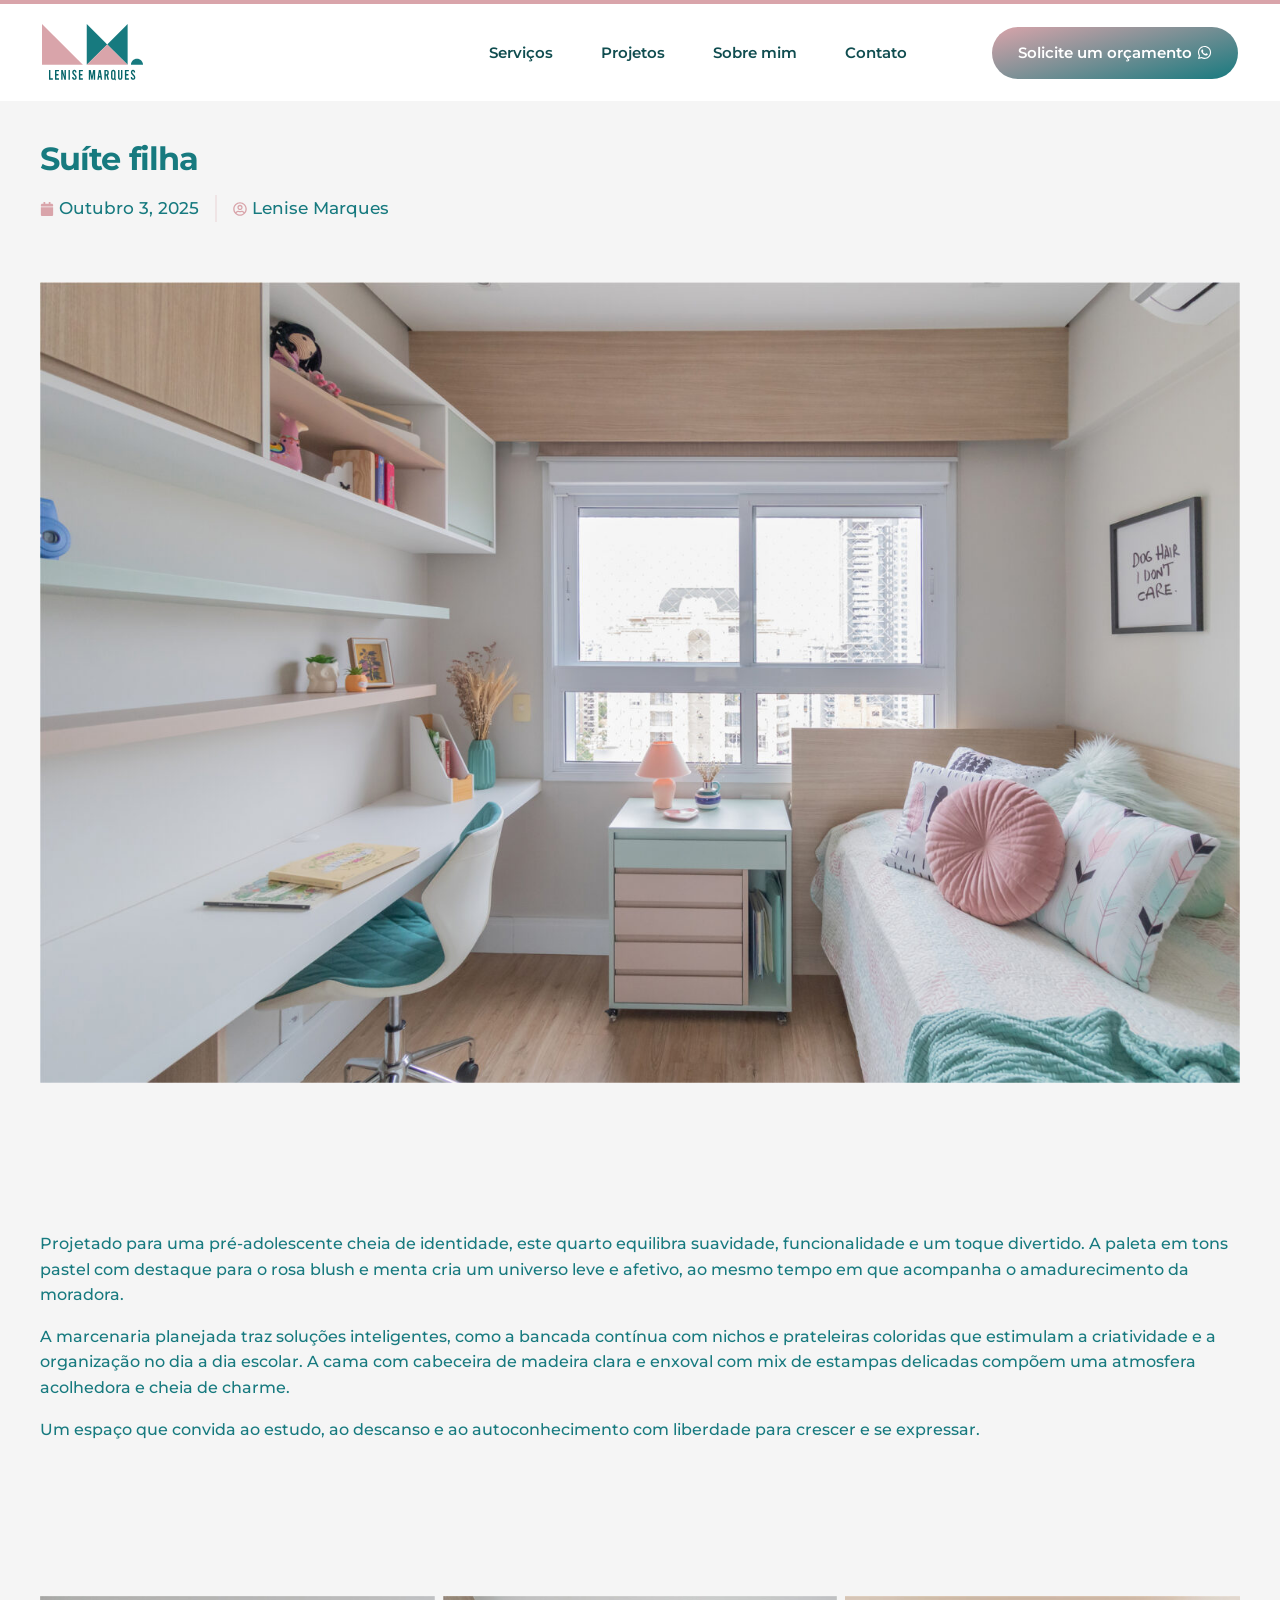
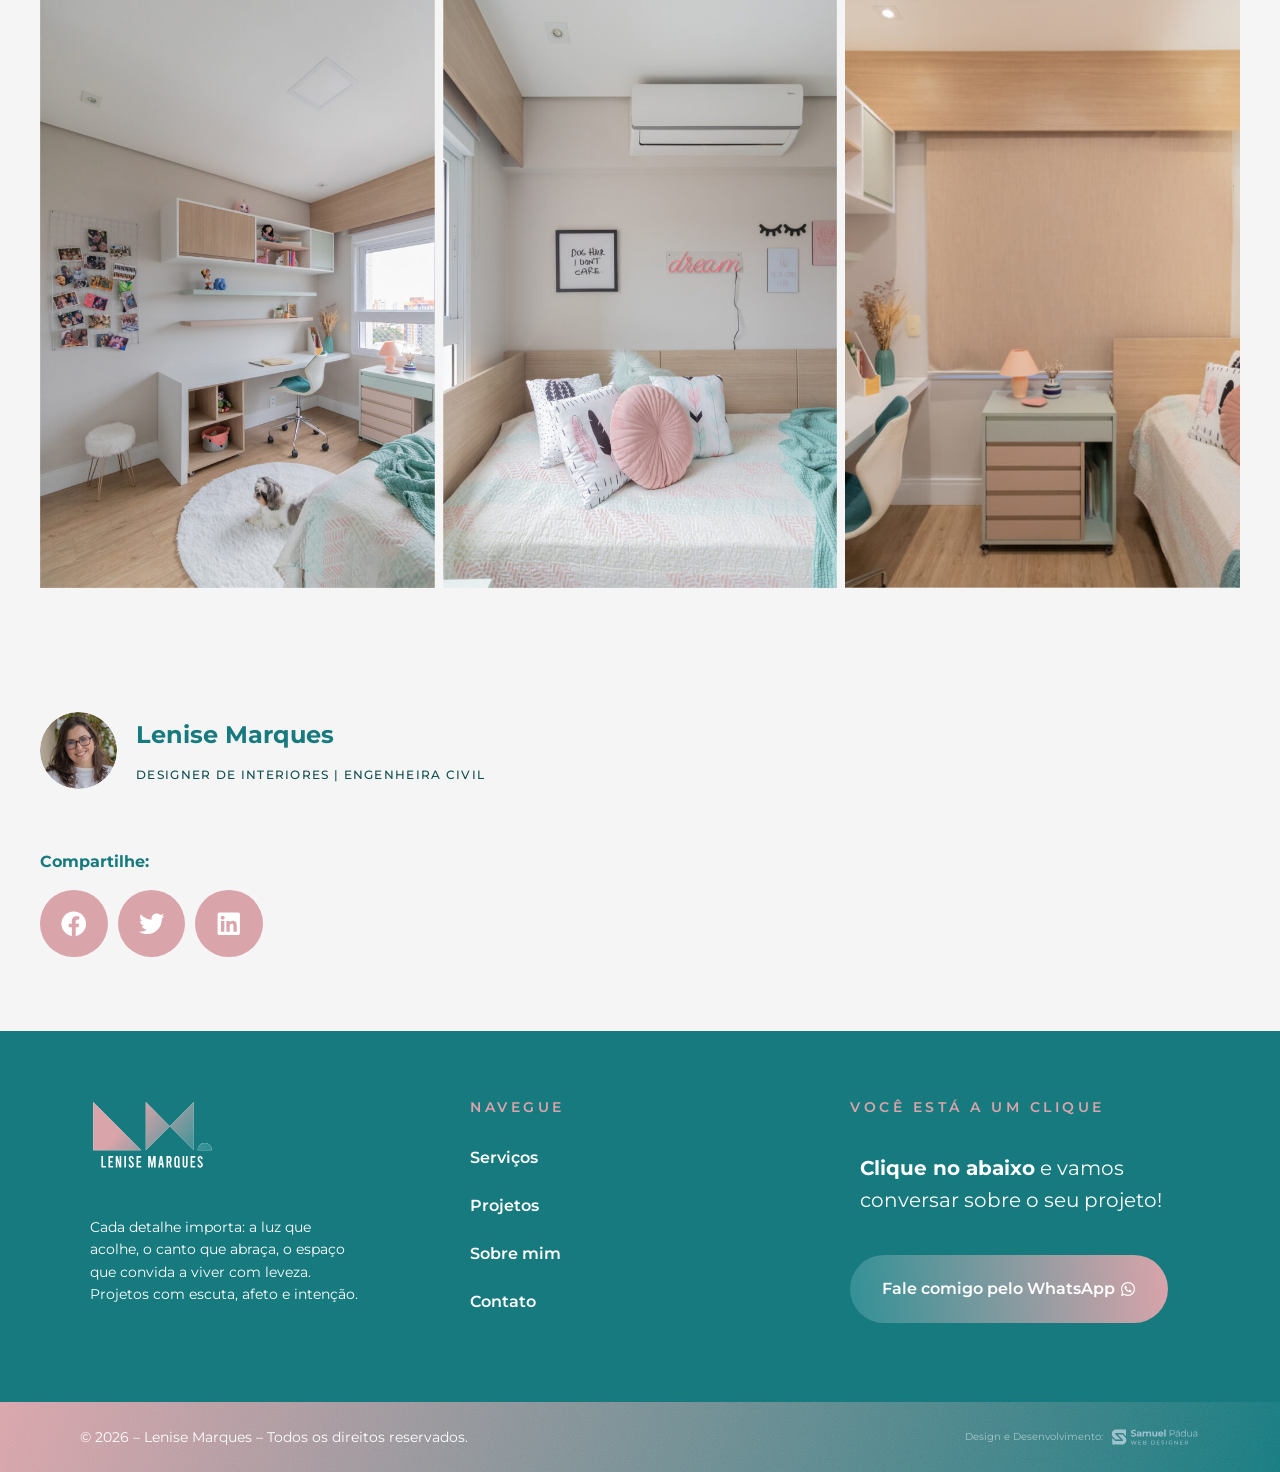
<file: suite-filha/index.html>
<!doctype html>
<html lang="pt-BR" class="no-js" itemtype="https://schema.org/Blog" itemscope>
<head>
	<meta charset="UTF-8">
	<meta name="viewport" content="width=device-width, initial-scale=1, minimum-scale=1">
	<!-- This site is optimized with the Yoast SEO plugin v27.2 - https://yoast.com/product/yoast-seo-wordpress/ -->
	<title>Suíte filha | Projeto de Interiores | Lenise Marques</title>
	<meta name="description" content="Quarto de pré-adolescente em tons pastel, rosa blush e menta: suavidade, funcionalidade e marcenaria planejada que acompanha o amadurecimento da moradora.">
	<meta name="robots" content="index,follow,max-image-preview:large">
	<meta name="author" content="Lenise Marques">
	<meta name="theme-color" content="#177A7F">
	<link rel="canonical" href="https://lenisemarquesinteriores.com/suite-filha/">
	<meta property="og:locale" content="pt_BR">
	<meta property="og:type" content="article">
	<meta property="og:site_name" content="Lenise Marques Interiores">
	<meta property="og:url" content="https://lenisemarquesinteriores.com/suite-filha/">
	<meta property="og:title" content="Suíte filha | Projeto de Interiores | Lenise Marques">
	<meta property="og:description" content="Quarto de pré-adolescente em tons pastel, rosa blush e menta: suavidade, funcionalidade e marcenaria planejada que acompanha o amadurecimento da moradora.">
	<meta property="og:image" content="https://lenisemarquesinteriores.com/assets/uploads/2025/10/CAPA-1.jpg">
	<meta property="og:image:type" content="image/jpeg">
	<meta property="og:image:width" content="2424">
	<meta property="og:image:height" content="1617">
	<meta property="og:image:alt" content="Suíte de pré-adolescente em tons pastel, projeto de Lenise Marques">
	<meta property="article:published_time" content="2025-10-03T01:55:06+00:00">
	<meta property="article:modified_time" content="2025-10-03T01:55:06+00:00">
	<meta name="twitter:card" content="summary_large_image">
	<meta name="twitter:title" content="Suíte filha | Projeto de Interiores | Lenise Marques">
	<meta name="twitter:description" content="Quarto de pré-adolescente em tons pastel, rosa blush e menta: suavidade, funcionalidade e marcenaria planejada que acompanha o amadurecimento da moradora.">
	<meta name="twitter:image" content="https://lenisemarquesinteriores.com/assets/uploads/2025/10/CAPA-1.jpg">
	<meta name="twitter:image:alt" content="Suíte de pré-adolescente em tons pastel, projeto de Lenise Marques">
	<script type="application/ld+json">
	{
		"@context": "https://schema.org",
		"@graph": [
			{
				"@type": "Article",
				"@id": "https://lenisemarquesinteriores.com/suite-filha/#page",
				"url": "https://lenisemarquesinteriores.com/suite-filha/",
				"name": "Suíte filha | Projeto de Interiores | Lenise Marques",
				"headline": "Suíte filha | Projeto de Interiores | Lenise Marques",
				"description": "Quarto de pré-adolescente em tons pastel, rosa blush e menta: suavidade, funcionalidade e marcenaria planejada que acompanha o amadurecimento da moradora.",
				"inLanguage": "pt-BR",
				"image": "https://lenisemarquesinteriores.com/assets/uploads/2025/10/CAPA-1.jpg",
				"isPartOf": {
					"@id": "https://lenisemarquesinteriores.com/#website"
				},
				"datePublished": "2025-10-03T01:55:06+00:00",
				"dateModified": "2025-10-03T01:55:06+00:00",
				"author": {
					"@id": "https://lenisemarquesinteriores.com/#lenise-marques"
				},
				"publisher": {
					"@id": "https://lenisemarquesinteriores.com/#business"
				}
			}
		]
	}
	</script>
	<meta name="robots" content="index,follow,max-image-preview:large">
	<meta name="theme-color" content="#177A7F">
	<meta name="robots" content="index,follow,max-image-preview:large">
	<meta name="theme-color" content="#177A7F">
	<!-- / Yoast SEO plugin. -->

<style id="wp-img-auto-sizes-contain-inline-css">
img:is([sizes=auto i],[sizes^="auto," i]){contain-intrinsic-size:3000px 1500px}
/*# sourceURL=wp-img-auto-sizes-contain-inline-css */
</style>
<link rel='stylesheet' id='hfe-widgets-style-css' href='../assets/plugins/header-footer-elementor/inc/widgets-css/frontend.css?ver=2.5.0' media='all' />
<link rel='stylesheet' id='wp-block-library-css' href='../assets/wp-includes/css/dist/block-library/style.min.css?ver=7.0.2' media='all' />
<style id="classic-theme-styles-inline-css">
/*! This file is auto-generated */
.wp-block-button__link{color:#fff;background-color:#32373c;border-radius:9999px;box-shadow:none;text-decoration:none;padding:calc(.667em + 2px) calc(1.333em + 2px);font-size:1.125em}.wp-block-file__button{background:#32373c;color:#fff;text-decoration:none}
/*# sourceURL=/wp-includes/css/classic-themes.min.css */
</style>
<style id="global-styles-inline-css">
:root{--wp--preset--aspect-ratio--square: 1;--wp--preset--aspect-ratio--4-3: 4/3;--wp--preset--aspect-ratio--3-4: 3/4;--wp--preset--aspect-ratio--3-2: 3/2;--wp--preset--aspect-ratio--2-3: 2/3;--wp--preset--aspect-ratio--16-9: 16/9;--wp--preset--aspect-ratio--9-16: 9/16;--wp--preset--color--black: #000000;--wp--preset--color--cyan-bluish-gray: #abb8c3;--wp--preset--color--white: #ffffff;--wp--preset--color--pale-pink: #f78da7;--wp--preset--color--vivid-red: #cf2e2e;--wp--preset--color--luminous-vivid-orange: #ff6900;--wp--preset--color--luminous-vivid-amber: #fcb900;--wp--preset--color--light-green-cyan: #7bdcb5;--wp--preset--color--vivid-green-cyan: #00d084;--wp--preset--color--pale-cyan-blue: #8ed1fc;--wp--preset--color--vivid-cyan-blue: #0693e3;--wp--preset--color--vivid-purple: #9b51e0;--wp--preset--color--theme-palette-1: var(--global-palette1);--wp--preset--color--theme-palette-2: var(--global-palette2);--wp--preset--color--theme-palette-3: var(--global-palette3);--wp--preset--color--theme-palette-4: var(--global-palette4);--wp--preset--color--theme-palette-5: var(--global-palette5);--wp--preset--color--theme-palette-6: var(--global-palette6);--wp--preset--color--theme-palette-7: var(--global-palette7);--wp--preset--color--theme-palette-8: var(--global-palette8);--wp--preset--color--theme-palette-9: var(--global-palette9);--wp--preset--gradient--vivid-cyan-blue-to-vivid-purple: linear-gradient(135deg,rgb(6,147,227) 0%,rgb(155,81,224) 100%);--wp--preset--gradient--light-green-cyan-to-vivid-green-cyan: linear-gradient(135deg,rgb(122,220,180) 0%,rgb(0,208,130) 100%);--wp--preset--gradient--luminous-vivid-amber-to-luminous-vivid-orange: linear-gradient(135deg,rgb(252,185,0) 0%,rgb(255,105,0) 100%);--wp--preset--gradient--luminous-vivid-orange-to-vivid-red: linear-gradient(135deg,rgb(255,105,0) 0%,rgb(207,46,46) 100%);--wp--preset--gradient--very-light-gray-to-cyan-bluish-gray: linear-gradient(135deg,rgb(238,238,238) 0%,rgb(169,184,195) 100%);--wp--preset--gradient--cool-to-warm-spectrum: linear-gradient(135deg,rgb(74,234,220) 0%,rgb(151,120,209) 20%,rgb(207,42,186) 40%,rgb(238,44,130) 60%,rgb(251,105,98) 80%,rgb(254,248,76) 100%);--wp--preset--gradient--blush-light-purple: linear-gradient(135deg,rgb(255,206,236) 0%,rgb(152,150,240) 100%);--wp--preset--gradient--blush-bordeaux: linear-gradient(135deg,rgb(254,205,165) 0%,rgb(254,45,45) 50%,rgb(107,0,62) 100%);--wp--preset--gradient--luminous-dusk: linear-gradient(135deg,rgb(255,203,112) 0%,rgb(199,81,192) 50%,rgb(65,88,208) 100%);--wp--preset--gradient--pale-ocean: linear-gradient(135deg,rgb(255,245,203) 0%,rgb(182,227,212) 50%,rgb(51,167,181) 100%);--wp--preset--gradient--electric-grass: linear-gradient(135deg,rgb(202,248,128) 0%,rgb(113,206,126) 100%);--wp--preset--gradient--midnight: linear-gradient(135deg,rgb(2,3,129) 0%,rgb(40,116,252) 100%);--wp--preset--font-size--small: var(--global-font-size-small);--wp--preset--font-size--medium: var(--global-font-size-medium);--wp--preset--font-size--large: var(--global-font-size-large);--wp--preset--font-size--x-large: 42px;--wp--preset--font-size--larger: var(--global-font-size-larger);--wp--preset--font-size--xxlarge: var(--global-font-size-xxlarge);--wp--preset--spacing--20: 0.44rem;--wp--preset--spacing--30: 0.67rem;--wp--preset--spacing--40: 1rem;--wp--preset--spacing--50: 1.5rem;--wp--preset--spacing--60: 2.25rem;--wp--preset--spacing--70: 3.38rem;--wp--preset--spacing--80: 5.06rem;--wp--preset--shadow--natural: 6px 6px 9px rgba(0, 0, 0, 0.2);--wp--preset--shadow--deep: 12px 12px 50px rgba(0, 0, 0, 0.4);--wp--preset--shadow--sharp: 6px 6px 0px rgba(0, 0, 0, 0.2);--wp--preset--shadow--outlined: 6px 6px 0px -3px rgb(255, 255, 255), 6px 6px rgb(0, 0, 0);--wp--preset--shadow--crisp: 6px 6px 0px rgb(0, 0, 0);}:root { --wp--style--global--content-size: var(--global-calc-content-width);--wp--style--global--wide-size: var(--global-calc-wide-content-width); }:where(body) { margin: 0; }:where(.is-layout-flex){gap: 0.5em;}:where(.is-layout-grid){gap: 0.5em;}body .is-layout-flex{display: flex;}.is-layout-flex{flex-wrap: wrap;align-items: center;}.is-layout-flex > :is(*, div){margin: 0;}body .is-layout-grid{display: grid;}.is-layout-grid > :is(*, div){margin: 0;}body{padding-top: 0px;padding-right: 0px;padding-bottom: 0px;padding-left: 0px;}:root :where(.wp-element-button, .wp-block-button__link){font-style: inherit;font-weight: inherit;letter-spacing: inherit;text-transform: inherit;}.has-black-color{color: var(--wp--preset--color--black) !important;}.has-cyan-bluish-gray-color{color: var(--wp--preset--color--cyan-bluish-gray) !important;}.has-white-color{color: var(--wp--preset--color--white) !important;}.has-pale-pink-color{color: var(--wp--preset--color--pale-pink) !important;}.has-vivid-red-color{color: var(--wp--preset--color--vivid-red) !important;}.has-luminous-vivid-orange-color{color: var(--wp--preset--color--luminous-vivid-orange) !important;}.has-luminous-vivid-amber-color{color: var(--wp--preset--color--luminous-vivid-amber) !important;}.has-light-green-cyan-color{color: var(--wp--preset--color--light-green-cyan) !important;}.has-vivid-green-cyan-color{color: var(--wp--preset--color--vivid-green-cyan) !important;}.has-pale-cyan-blue-color{color: var(--wp--preset--color--pale-cyan-blue) !important;}.has-vivid-cyan-blue-color{color: var(--wp--preset--color--vivid-cyan-blue) !important;}.has-vivid-purple-color{color: var(--wp--preset--color--vivid-purple) !important;}.has-theme-palette-1-color{color: var(--wp--preset--color--theme-palette-1) !important;}.has-theme-palette-2-color{color: var(--wp--preset--color--theme-palette-2) !important;}.has-theme-palette-3-color{color: var(--wp--preset--color--theme-palette-3) !important;}.has-theme-palette-4-color{color: var(--wp--preset--color--theme-palette-4) !important;}.has-theme-palette-5-color{color: var(--wp--preset--color--theme-palette-5) !important;}.has-theme-palette-6-color{color: var(--wp--preset--color--theme-palette-6) !important;}.has-theme-palette-7-color{color: var(--wp--preset--color--theme-palette-7) !important;}.has-theme-palette-8-color{color: var(--wp--preset--color--theme-palette-8) !important;}.has-theme-palette-9-color{color: var(--wp--preset--color--theme-palette-9) !important;}.has-black-background-color{background-color: var(--wp--preset--color--black) !important;}.has-cyan-bluish-gray-background-color{background-color: var(--wp--preset--color--cyan-bluish-gray) !important;}.has-white-background-color{background-color: var(--wp--preset--color--white) !important;}.has-pale-pink-background-color{background-color: var(--wp--preset--color--pale-pink) !important;}.has-vivid-red-background-color{background-color: var(--wp--preset--color--vivid-red) !important;}.has-luminous-vivid-orange-background-color{background-color: var(--wp--preset--color--luminous-vivid-orange) !important;}.has-luminous-vivid-amber-background-color{background-color: var(--wp--preset--color--luminous-vivid-amber) !important;}.has-light-green-cyan-background-color{background-color: var(--wp--preset--color--light-green-cyan) !important;}.has-vivid-green-cyan-background-color{background-color: var(--wp--preset--color--vivid-green-cyan) !important;}.has-pale-cyan-blue-background-color{background-color: var(--wp--preset--color--pale-cyan-blue) !important;}.has-vivid-cyan-blue-background-color{background-color: var(--wp--preset--color--vivid-cyan-blue) !important;}.has-vivid-purple-background-color{background-color: var(--wp--preset--color--vivid-purple) !important;}.has-theme-palette-1-background-color{background-color: var(--wp--preset--color--theme-palette-1) !important;}.has-theme-palette-2-background-color{background-color: var(--wp--preset--color--theme-palette-2) !important;}.has-theme-palette-3-background-color{background-color: var(--wp--preset--color--theme-palette-3) !important;}.has-theme-palette-4-background-color{background-color: var(--wp--preset--color--theme-palette-4) !important;}.has-theme-palette-5-background-color{background-color: var(--wp--preset--color--theme-palette-5) !important;}.has-theme-palette-6-background-color{background-color: var(--wp--preset--color--theme-palette-6) !important;}.has-theme-palette-7-background-color{background-color: var(--wp--preset--color--theme-palette-7) !important;}.has-theme-palette-8-background-color{background-color: var(--wp--preset--color--theme-palette-8) !important;}.has-theme-palette-9-background-color{background-color: var(--wp--preset--color--theme-palette-9) !important;}.has-black-border-color{border-color: var(--wp--preset--color--black) !important;}.has-cyan-bluish-gray-border-color{border-color: var(--wp--preset--color--cyan-bluish-gray) !important;}.has-white-border-color{border-color: var(--wp--preset--color--white) !important;}.has-pale-pink-border-color{border-color: var(--wp--preset--color--pale-pink) !important;}.has-vivid-red-border-color{border-color: var(--wp--preset--color--vivid-red) !important;}.has-luminous-vivid-orange-border-color{border-color: var(--wp--preset--color--luminous-vivid-orange) !important;}.has-luminous-vivid-amber-border-color{border-color: var(--wp--preset--color--luminous-vivid-amber) !important;}.has-light-green-cyan-border-color{border-color: var(--wp--preset--color--light-green-cyan) !important;}.has-vivid-green-cyan-border-color{border-color: var(--wp--preset--color--vivid-green-cyan) !important;}.has-pale-cyan-blue-border-color{border-color: var(--wp--preset--color--pale-cyan-blue) !important;}.has-vivid-cyan-blue-border-color{border-color: var(--wp--preset--color--vivid-cyan-blue) !important;}.has-vivid-purple-border-color{border-color: var(--wp--preset--color--vivid-purple) !important;}.has-theme-palette-1-border-color{border-color: var(--wp--preset--color--theme-palette-1) !important;}.has-theme-palette-2-border-color{border-color: var(--wp--preset--color--theme-palette-2) !important;}.has-theme-palette-3-border-color{border-color: var(--wp--preset--color--theme-palette-3) !important;}.has-theme-palette-4-border-color{border-color: var(--wp--preset--color--theme-palette-4) !important;}.has-theme-palette-5-border-color{border-color: var(--wp--preset--color--theme-palette-5) !important;}.has-theme-palette-6-border-color{border-color: var(--wp--preset--color--theme-palette-6) !important;}.has-theme-palette-7-border-color{border-color: var(--wp--preset--color--theme-palette-7) !important;}.has-theme-palette-8-border-color{border-color: var(--wp--preset--color--theme-palette-8) !important;}.has-theme-palette-9-border-color{border-color: var(--wp--preset--color--theme-palette-9) !important;}.has-vivid-cyan-blue-to-vivid-purple-gradient-background{background: var(--wp--preset--gradient--vivid-cyan-blue-to-vivid-purple) !important;}.has-light-green-cyan-to-vivid-green-cyan-gradient-background{background: var(--wp--preset--gradient--light-green-cyan-to-vivid-green-cyan) !important;}.has-luminous-vivid-amber-to-luminous-vivid-orange-gradient-background{background: var(--wp--preset--gradient--luminous-vivid-amber-to-luminous-vivid-orange) !important;}.has-luminous-vivid-orange-to-vivid-red-gradient-background{background: var(--wp--preset--gradient--luminous-vivid-orange-to-vivid-red) !important;}.has-very-light-gray-to-cyan-bluish-gray-gradient-background{background: var(--wp--preset--gradient--very-light-gray-to-cyan-bluish-gray) !important;}.has-cool-to-warm-spectrum-gradient-background{background: var(--wp--preset--gradient--cool-to-warm-spectrum) !important;}.has-blush-light-purple-gradient-background{background: var(--wp--preset--gradient--blush-light-purple) !important;}.has-blush-bordeaux-gradient-background{background: var(--wp--preset--gradient--blush-bordeaux) !important;}.has-luminous-dusk-gradient-background{background: var(--wp--preset--gradient--luminous-dusk) !important;}.has-pale-ocean-gradient-background{background: var(--wp--preset--gradient--pale-ocean) !important;}.has-electric-grass-gradient-background{background: var(--wp--preset--gradient--electric-grass) !important;}.has-midnight-gradient-background{background: var(--wp--preset--gradient--midnight) !important;}.has-small-font-size{font-size: var(--wp--preset--font-size--small) !important;}.has-medium-font-size{font-size: var(--wp--preset--font-size--medium) !important;}.has-large-font-size{font-size: var(--wp--preset--font-size--large) !important;}.has-x-large-font-size{font-size: var(--wp--preset--font-size--x-large) !important;}.has-larger-font-size{font-size: var(--wp--preset--font-size--larger) !important;}.has-xxlarge-font-size{font-size: var(--wp--preset--font-size--xxlarge) !important;}
:root :where(.wp-block-icon svg){width: 24px;}
:where(.wp-block-post-template.is-layout-flex){gap: 1.25em;}:where(.wp-block-post-template.is-layout-grid){gap: 1.25em;}
:where(.wp-block-term-template.is-layout-flex){gap: 1.25em;}:where(.wp-block-term-template.is-layout-grid){gap: 1.25em;}
:where(.wp-block-columns.is-layout-flex){gap: 2em;}:where(.wp-block-columns.is-layout-grid){gap: 2em;}
:root :where(.wp-block-pullquote){font-size: 1.5em;line-height: 1.6;}
/*# sourceURL=global-styles-inline-css */
</style>
<link rel='stylesheet' id='hfe-style-css' href='../assets/plugins/header-footer-elementor/assets/css/header-footer-elementor.css?ver=2.5.0' media='all' />
<link rel='stylesheet' id='elementor-frontend-css' href='../assets/plugins/elementor/assets/css/frontend.min.css?ver=3.33.4' media='all' />
<style id="elementor-frontend-inline-css">
.elementor-kit-43{--e-global-color-primary:#D9A4AA;--e-global-color-secondary:#177A7F;--e-global-color-text:#104D50;--e-global-color-accent:#D9A4AA;--e-global-color-kadence1:#2B6CB0;--e-global-color-kadence2:#215387;--e-global-color-kadence3:#1A202C;--e-global-color-kadence4:#2D3748;--e-global-color-kadence5:#4A5568;--e-global-color-kadence6:#718096;--e-global-color-kadence7:#EDF2F7;--e-global-color-kadence8:#F7FAFC;--e-global-color-kadence9:#ffffff;--e-global-typography-primary-font-family:"Roboto";--e-global-typography-primary-font-weight:600;--e-global-typography-secondary-font-family:"Roboto Slab";--e-global-typography-secondary-font-weight:400;--e-global-typography-text-font-family:"Roboto";--e-global-typography-text-font-weight:400;--e-global-typography-accent-font-family:"Roboto";--e-global-typography-accent-font-weight:500;background-color:#FFFFFF;}.elementor-kit-43.el-is-editing{--global-palette1:#2B6CB0;--global-palette2:#215387;--global-palette3:#1A202C;--global-palette4:#2D3748;--global-palette5:#4A5568;--global-palette6:#718096;--global-palette7:#EDF2F7;--global-palette8:#F7FAFC;--global-palette9:#ffffff;}.elementor-kit-43 e-page-transition{background-color:#FFBC7D;}.elementor-section.elementor-section-boxed > .elementor-container{max-width:1140px;}.e-con{--container-max-width:1140px;}.elementor-widget:not(:last-child){margin-block-end:20px;}.elementor-element{--widgets-spacing:20px 20px;--widgets-spacing-row:20px;--widgets-spacing-column:20px;}{}h1.entry-title{display:var(--page-title-display);}@media(max-width:1024px){.elementor-section.elementor-section-boxed > .elementor-container{max-width:1024px;}.e-con{--container-max-width:1024px;}}@media(max-width:767px){.elementor-section.elementor-section-boxed > .elementor-container{max-width:767px;}.e-con{--container-max-width:767px;}}
.elementor-576 .elementor-element.elementor-element-b2c8a2a{--display:flex;--min-height:32px;--flex-direction:column;--container-widget-width:100%;--container-widget-height:initial;--container-widget-flex-grow:0;--container-widget-align-self:initial;--flex-wrap-mobile:wrap;--justify-content:center;border-style:solid;--border-style:solid;border-width:4px 0px 0px 0px;--border-top-width:4px;--border-right-width:0px;--border-bottom-width:0px;--border-left-width:0px;border-color:#D9A4AA;--border-color:#D9A4AA;--border-radius:0px 0px 0px 0px;}.elementor-576 .elementor-element.elementor-element-c975842{--display:grid;--min-height:0px;--e-con-grid-template-columns:repeat(3, 1fr);--e-con-grid-template-rows:repeat(1, 1fr);--gap:0px 0px;--row-gap:0px;--column-gap:0px;--grid-auto-flow:row;--align-items:center;}.elementor-widget-site-logo .hfe-site-logo-container .hfe-site-logo-img{border-color:var( --e-global-color-primary );}.elementor-widget-site-logo .widget-image-caption{color:var( --e-global-color-text );font-family:var( --e-global-typography-text-font-family ), Sans-serif;font-weight:var( --e-global-typography-text-font-weight );}.elementor-576 .elementor-element.elementor-element-d58c8b5 .hfe-site-logo-container, .elementor-576 .elementor-element.elementor-element-d58c8b5 .hfe-caption-width figcaption{text-align:center;}.elementor-576 .elementor-element.elementor-element-d58c8b5 .widget-image-caption{margin-top:0px;margin-bottom:0px;}.elementor-576 .elementor-element.elementor-element-d58c8b5{width:var( --container-widget-width, 35% );max-width:35%;--container-widget-width:35%;--container-widget-flex-grow:0;}.elementor-576 .elementor-element.elementor-element-d58c8b5 .hfe-site-logo-container .hfe-site-logo-img{border-style:none;}.elementor-widget-navigation-menu .menu-item a.hfe-menu-item.elementor-button{background-color:var( --e-global-color-accent );font-family:var( --e-global-typography-accent-font-family ), Sans-serif;font-weight:var( --e-global-typography-accent-font-weight );}.elementor-widget-navigation-menu .menu-item a.hfe-menu-item.elementor-button:hover{background-color:var( --e-global-color-accent );}.elementor-widget-navigation-menu a.hfe-menu-item, .elementor-widget-navigation-menu a.hfe-sub-menu-item{font-family:var( --e-global-typography-primary-font-family ), Sans-serif;font-weight:var( --e-global-typography-primary-font-weight );}.elementor-widget-navigation-menu .menu-item a.hfe-menu-item, .elementor-widget-navigation-menu .sub-menu a.hfe-sub-menu-item{color:var( --e-global-color-text );}.elementor-widget-navigation-menu .menu-item a.hfe-menu-item:hover,
								.elementor-widget-navigation-menu .sub-menu a.hfe-sub-menu-item:hover,
								.elementor-widget-navigation-menu .menu-item.current-menu-item a.hfe-menu-item,
								.elementor-widget-navigation-menu .menu-item a.hfe-menu-item.highlighted,
								.elementor-widget-navigation-menu .menu-item a.hfe-menu-item:focus{color:var( --e-global-color-accent );}.elementor-widget-navigation-menu .hfe-nav-menu-layout:not(.hfe-pointer__framed) .menu-item.parent a.hfe-menu-item:before,
								.elementor-widget-navigation-menu .hfe-nav-menu-layout:not(.hfe-pointer__framed) .menu-item.parent a.hfe-menu-item:after{background-color:var( --e-global-color-accent );}.elementor-widget-navigation-menu .hfe-nav-menu-layout:not(.hfe-pointer__framed) .menu-item.parent .sub-menu .hfe-has-submenu-container a:after{background-color:var( --e-global-color-accent );}.elementor-widget-navigation-menu .hfe-pointer__framed .menu-item.parent a.hfe-menu-item:before,
								.elementor-widget-navigation-menu .hfe-pointer__framed .menu-item.parent a.hfe-menu-item:after{border-color:var( --e-global-color-accent );}
							.elementor-widget-navigation-menu .sub-menu li a.hfe-sub-menu-item,
							.elementor-widget-navigation-menu nav.hfe-dropdown li a.hfe-sub-menu-item,
							.elementor-widget-navigation-menu nav.hfe-dropdown li a.hfe-menu-item,
							.elementor-widget-navigation-menu nav.hfe-dropdown-expandible li a.hfe-menu-item,
							.elementor-widget-navigation-menu nav.hfe-dropdown-expandible li a.hfe-sub-menu-item{font-family:var( --e-global-typography-accent-font-family ), Sans-serif;font-weight:var( --e-global-typography-accent-font-weight );}.elementor-576 .elementor-element.elementor-element-7b0d48c .menu-item a.hfe-menu-item{padding-left:8px;padding-right:8px;}.elementor-576 .elementor-element.elementor-element-7b0d48c .menu-item a.hfe-sub-menu-item{padding-left:calc( 8px + 20px );padding-right:8px;}.elementor-576 .elementor-element.elementor-element-7b0d48c .hfe-nav-menu__layout-vertical .menu-item ul ul a.hfe-sub-menu-item{padding-left:calc( 8px + 40px );padding-right:8px;}.elementor-576 .elementor-element.elementor-element-7b0d48c .hfe-nav-menu__layout-vertical .menu-item ul ul ul a.hfe-sub-menu-item{padding-left:calc( 8px + 60px );padding-right:8px;}.elementor-576 .elementor-element.elementor-element-7b0d48c .hfe-nav-menu__layout-vertical .menu-item ul ul ul ul a.hfe-sub-menu-item{padding-left:calc( 8px + 80px );padding-right:8px;}.elementor-576 .elementor-element.elementor-element-7b0d48c .menu-item a.hfe-menu-item, .elementor-576 .elementor-element.elementor-element-7b0d48c .menu-item a.hfe-sub-menu-item{padding-top:8px;padding-bottom:8px;}body:not(.rtl) .elementor-576 .elementor-element.elementor-element-7b0d48c .hfe-nav-menu__layout-horizontal .hfe-nav-menu > li.menu-item:not(:last-child){margin-right:5px;}body.rtl .elementor-576 .elementor-element.elementor-element-7b0d48c .hfe-nav-menu__layout-horizontal .hfe-nav-menu > li.menu-item:not(:last-child){margin-left:5px;}.elementor-576 .elementor-element.elementor-element-7b0d48c nav:not(.hfe-nav-menu__layout-horizontal) .hfe-nav-menu > li.menu-item:not(:last-child){margin-bottom:5px;}body:not(.rtl) .elementor-576 .elementor-element.elementor-element-7b0d48c .hfe-nav-menu__layout-horizontal .hfe-nav-menu > li.menu-item{margin-bottom:0px;}.elementor-576 .elementor-element.elementor-element-7b0d48c ul.sub-menu{width:220px;}.elementor-576 .elementor-element.elementor-element-7b0d48c .sub-menu a.hfe-sub-menu-item,
						 .elementor-576 .elementor-element.elementor-element-7b0d48c nav.hfe-dropdown li a.hfe-menu-item,
						 .elementor-576 .elementor-element.elementor-element-7b0d48c nav.hfe-dropdown li a.hfe-sub-menu-item,
						 .elementor-576 .elementor-element.elementor-element-7b0d48c nav.hfe-dropdown-expandible li a.hfe-menu-item,
						 .elementor-576 .elementor-element.elementor-element-7b0d48c nav.hfe-dropdown-expandible li a.hfe-sub-menu-item{padding-top:15px;padding-bottom:15px;}.elementor-576 .elementor-element.elementor-element-7b0d48c{width:var( --container-widget-width, 100% );max-width:100%;--container-widget-width:100%;--container-widget-flex-grow:0;}.elementor-576 .elementor-element.elementor-element-7b0d48c.elementor-element{--flex-grow:0;--flex-shrink:0;}.elementor-576 .elementor-element.elementor-element-7b0d48c > .elementor-widget-container{border-style:none;}.elementor-576 .elementor-element.elementor-element-7b0d48c .hfe-nav-menu__toggle{margin-left:auto;}.elementor-576 .elementor-element.elementor-element-7b0d48c a.hfe-menu-item, .elementor-576 .elementor-element.elementor-element-7b0d48c a.hfe-sub-menu-item{font-family:"Montserrat", Sans-serif;font-size:15px;font-weight:600;}.elementor-576 .elementor-element.elementor-element-7b0d48c .menu-item a.hfe-menu-item, .elementor-576 .elementor-element.elementor-element-7b0d48c .sub-menu a.hfe-sub-menu-item{color:#104D50;}.elementor-576 .elementor-element.elementor-element-7b0d48c .menu-item a.hfe-menu-item:hover,
								.elementor-576 .elementor-element.elementor-element-7b0d48c .sub-menu a.hfe-sub-menu-item:hover,
								.elementor-576 .elementor-element.elementor-element-7b0d48c .menu-item.current-menu-item a.hfe-menu-item,
								.elementor-576 .elementor-element.elementor-element-7b0d48c .menu-item a.hfe-menu-item.highlighted,
								.elementor-576 .elementor-element.elementor-element-7b0d48c .menu-item a.hfe-menu-item:focus{color:#D9A4AA;}.elementor-576 .elementor-element.elementor-element-7b0d48c .menu-item.current-menu-item a.hfe-menu-item,
								.elementor-576 .elementor-element.elementor-element-7b0d48c .menu-item.current-menu-ancestor a.hfe-menu-item{color:#C58F95;}.elementor-576 .elementor-element.elementor-element-7b0d48c .sub-menu,
								.elementor-576 .elementor-element.elementor-element-7b0d48c nav.hfe-dropdown,
								.elementor-576 .elementor-element.elementor-element-7b0d48c nav.hfe-dropdown-expandible,
								.elementor-576 .elementor-element.elementor-element-7b0d48c nav.hfe-dropdown .menu-item a.hfe-menu-item,
								.elementor-576 .elementor-element.elementor-element-7b0d48c nav.hfe-dropdown .menu-item a.hfe-sub-menu-item{background-color:#fff;}.elementor-576 .elementor-element.elementor-element-7b0d48c .sub-menu li.menu-item:not(:last-child),
						.elementor-576 .elementor-element.elementor-element-7b0d48c nav.hfe-dropdown li.menu-item:not(:last-child),
						.elementor-576 .elementor-element.elementor-element-7b0d48c nav.hfe-dropdown-expandible li.menu-item:not(:last-child){border-bottom-style:solid;border-bottom-color:#c4c4c4;border-bottom-width:1px;}.elementor-widget-button .elementor-button{background-color:var( --e-global-color-accent );font-family:var( --e-global-typography-accent-font-family ), Sans-serif;font-weight:var( --e-global-typography-accent-font-weight );}.elementor-576 .elementor-element.elementor-element-1135577 .elementor-button{background-color:transparent;font-family:"Montserrat", Sans-serif;font-size:15px;font-weight:600;line-height:20px;fill:#FFFFFF;color:#FFFFFF;background-image:linear-gradient(165deg, var( --e-global-color-primary ) 0%, var( --e-global-color-secondary ) 100%);border-style:solid;border-width:0px 0px 0px 0px;border-color:#177A7F40;border-radius:56px 56px 56px 56px;padding:16px 26px 16px 26px;}.elementor-576 .elementor-element.elementor-element-1135577 .elementor-button:hover, .elementor-576 .elementor-element.elementor-element-1135577 .elementor-button:focus{background-color:transparent;color:#FFFFFF;background-image:linear-gradient(318deg, var( --e-global-color-secondary ) 0%, var( --e-global-color-secondary ) 100%);border-color:#02010100;}.elementor-576 .elementor-element.elementor-element-1135577{width:auto;max-width:auto;}.elementor-576 .elementor-element.elementor-element-1135577 > .elementor-widget-container{margin:0px 0px 0px 0px;padding:0px 0px 0px 0px;}.elementor-576 .elementor-element.elementor-element-1135577 .elementor-button-content-wrapper{flex-direction:row-reverse;}.elementor-576 .elementor-element.elementor-element-1135577 .elementor-button:hover svg, .elementor-576 .elementor-element.elementor-element-1135577 .elementor-button:focus svg{fill:#FFFFFF;}.elementor-576 .elementor-element.elementor-element-a95ae78{--display:flex;--flex-direction:column;--container-widget-width:calc( ( 1 - var( --container-widget-flex-grow ) ) * 100% );--container-widget-height:initial;--container-widget-flex-grow:0;--container-widget-align-self:initial;--flex-wrap-mobile:wrap;--align-items:center;}.elementor-576 .elementor-element.elementor-element-a95ae78:not(.elementor-motion-effects-element-type-background), .elementor-576 .elementor-element.elementor-element-a95ae78 > .elementor-motion-effects-container > .elementor-motion-effects-layer{background-color:#F5F5F5;}.elementor-widget-theme-post-title .elementor-heading-title{font-family:var( --e-global-typography-primary-font-family ), Sans-serif;font-weight:var( --e-global-typography-primary-font-weight );color:var( --e-global-color-primary );}.elementor-576 .elementor-element.elementor-element-9f847d9 > .elementor-widget-container{margin:32px 0px 0px 0px;}.elementor-576 .elementor-element.elementor-element-9f847d9.elementor-element{--align-self:flex-start;}.elementor-576 .elementor-element.elementor-element-9f847d9{text-align:left;}.elementor-576 .elementor-element.elementor-element-9f847d9 .elementor-heading-title{font-family:"Montserrat", Sans-serif;font-weight:700;letter-spacing:-0.9px;color:var( --e-global-color-secondary );}.elementor-widget-post-info .elementor-icon-list-item:not(:last-child):after{border-color:var( --e-global-color-text );}.elementor-widget-post-info .elementor-icon-list-icon i{color:var( --e-global-color-primary );}.elementor-widget-post-info .elementor-icon-list-icon svg{fill:var( --e-global-color-primary );}.elementor-widget-post-info .elementor-icon-list-text, .elementor-widget-post-info .elementor-icon-list-text a{color:var( --e-global-color-secondary );}.elementor-widget-post-info .elementor-icon-list-item{font-family:var( --e-global-typography-text-font-family ), Sans-serif;font-weight:var( --e-global-typography-text-font-weight );}.elementor-576 .elementor-element.elementor-element-fc7b533 > .elementor-widget-container{margin:0px 0px 32px 0px;padding:0px 0px 0px 0px;}.elementor-576 .elementor-element.elementor-element-fc7b533.elementor-element{--align-self:flex-start;}.elementor-576 .elementor-element.elementor-element-fc7b533 .elementor-icon-list-items:not(.elementor-inline-items) .elementor-icon-list-item:not(:last-child){padding-bottom:calc(32px/2);}.elementor-576 .elementor-element.elementor-element-fc7b533 .elementor-icon-list-items:not(.elementor-inline-items) .elementor-icon-list-item:not(:first-child){margin-top:calc(32px/2);}.elementor-576 .elementor-element.elementor-element-fc7b533 .elementor-icon-list-items.elementor-inline-items .elementor-icon-list-item{margin-right:calc(32px/2);margin-left:calc(32px/2);}.elementor-576 .elementor-element.elementor-element-fc7b533 .elementor-icon-list-items.elementor-inline-items{margin-right:calc(-32px/2);margin-left:calc(-32px/2);}body.rtl .elementor-576 .elementor-element.elementor-element-fc7b533 .elementor-icon-list-items.elementor-inline-items .elementor-icon-list-item:after{left:calc(-32px/2);}body:not(.rtl) .elementor-576 .elementor-element.elementor-element-fc7b533 .elementor-icon-list-items.elementor-inline-items .elementor-icon-list-item:after{right:calc(-32px/2);}.elementor-576 .elementor-element.elementor-element-fc7b533 .elementor-icon-list-item:not(:last-child):after{content:"";border-color:#D9A4AA36;}.elementor-576 .elementor-element.elementor-element-fc7b533 .elementor-icon-list-items:not(.elementor-inline-items) .elementor-icon-list-item:not(:last-child):after{border-top-style:solid;border-top-width:2px;}.elementor-576 .elementor-element.elementor-element-fc7b533 .elementor-icon-list-items.elementor-inline-items .elementor-icon-list-item:not(:last-child):after{border-left-style:solid;}.elementor-576 .elementor-element.elementor-element-fc7b533 .elementor-inline-items .elementor-icon-list-item:not(:last-child):after{border-left-width:2px;}.elementor-576 .elementor-element.elementor-element-fc7b533 .elementor-icon-list-icon{width:14px;}.elementor-576 .elementor-element.elementor-element-fc7b533 .elementor-icon-list-icon i{font-size:14px;}.elementor-576 .elementor-element.elementor-element-fc7b533 .elementor-icon-list-icon svg{--e-icon-list-icon-size:14px;}.elementor-576 .elementor-element.elementor-element-fc7b533 .elementor-icon-list-item{font-family:"Montserrat", Sans-serif;font-weight:500;text-transform:capitalize;}.elementor-widget-theme-post-content{color:var( --e-global-color-text );font-family:var( --e-global-typography-text-font-family ), Sans-serif;font-weight:var( --e-global-typography-text-font-weight );}.elementor-576 .elementor-element.elementor-element-9ac5cdb > .elementor-widget-container{margin:0px 0px 64px 0px;padding:0px 0px 32px 0px;}.elementor-576 .elementor-element.elementor-element-9ac5cdb.elementor-element{--align-self:center;--flex-grow:1;--flex-shrink:0;}.elementor-576 .elementor-element.elementor-element-9ac5cdb{text-align:left;color:var( --e-global-color-secondary );font-family:"Montserrat", Sans-serif;font-size:16px;font-weight:500;}.elementor-widget-author-box .elementor-author-box__name{color:var( --e-global-color-secondary );font-family:var( --e-global-typography-primary-font-family ), Sans-serif;font-weight:var( --e-global-typography-primary-font-weight );}.elementor-widget-author-box .elementor-author-box__bio{color:var( --e-global-color-text );font-family:var( --e-global-typography-text-font-family ), Sans-serif;font-weight:var( --e-global-typography-text-font-weight );}.elementor-widget-author-box .elementor-author-box__button{color:var( --e-global-color-secondary );border-color:var( --e-global-color-secondary );font-family:var( --e-global-typography-accent-font-family ), Sans-serif;font-weight:var( --e-global-typography-accent-font-weight );}.elementor-widget-author-box .elementor-author-box__button:hover{border-color:var( --e-global-color-secondary );color:var( --e-global-color-secondary );}.elementor-576 .elementor-element.elementor-element-c6cf081 > .elementor-widget-container{margin:0px 0px 45px 0px;padding:0px 0px 0px 0px;}.elementor-576 .elementor-element.elementor-element-c6cf081.elementor-element{--align-self:flex-start;}.elementor-576 .elementor-element.elementor-element-c6cf081 .elementor-author-box__avatar img{width:77px;height:77px;}body.rtl .elementor-576 .elementor-element.elementor-element-c6cf081.elementor-author-box--layout-image-left .elementor-author-box__avatar,
					 body:not(.rtl) .elementor-576 .elementor-element.elementor-element-c6cf081:not(.elementor-author-box--layout-image-above) .elementor-author-box__avatar{margin-right:19px;margin-left:0;}body:not(.rtl) .elementor-576 .elementor-element.elementor-element-c6cf081.elementor-author-box--layout-image-right .elementor-author-box__avatar,
					 body.rtl .elementor-576 .elementor-element.elementor-element-c6cf081:not(.elementor-author-box--layout-image-above) .elementor-author-box__avatar{margin-left:19px;margin-right:0;}.elementor-576 .elementor-element.elementor-element-c6cf081.elementor-author-box--layout-image-above .elementor-author-box__avatar{margin-bottom:19px;}.elementor-576 .elementor-element.elementor-element-c6cf081 .elementor-author-box__name{font-family:"Montserrat", Sans-serif;font-size:24px;font-weight:700;margin-bottom:0px;}.elementor-576 .elementor-element.elementor-element-c6cf081 .elementor-author-box__bio{font-family:"Montserrat", Sans-serif;font-size:12px;font-weight:500;letter-spacing:1.3px;margin-bottom:0px;}.elementor-widget-heading .elementor-heading-title{font-family:var( --e-global-typography-primary-font-family ), Sans-serif;font-weight:var( --e-global-typography-primary-font-weight );color:var( --e-global-color-primary );}.elementor-576 .elementor-element.elementor-element-59f687d.elementor-element{--align-self:flex-start;}.elementor-576 .elementor-element.elementor-element-59f687d .elementor-heading-title{font-family:"Montserrat", Sans-serif;font-size:16px;font-weight:700;color:var( --e-global-color-secondary );}.elementor-576 .elementor-element.elementor-element-cb23324 > .elementor-widget-container{margin:0px 0px 64px 0px;}.elementor-576 .elementor-element.elementor-element-cb23324.elementor-element{--align-self:flex-start;}.elementor-576 .elementor-element.elementor-element-cb23324{--grid-side-margin:10px;--grid-column-gap:10px;--grid-row-gap:10px;--grid-bottom-margin:10px;--e-share-buttons-primary-color:var( --e-global-color-primary );--e-share-buttons-secondary-color:#FFFFFF;}.elementor-576 .elementor-element.elementor-element-cb23324 .elementor-share-btn{font-size:calc(1.5px * 10);}.elementor-576 .elementor-element.elementor-element-cb23324 .elementor-share-btn:hover{--e-share-buttons-primary-color:var( --e-global-color-secondary );}.elementor-576 .elementor-element.elementor-element-6b13838{--display:flex;--min-height:371px;--flex-direction:column;--container-widget-width:100%;--container-widget-height:initial;--container-widget-flex-grow:0;--container-widget-align-self:initial;--flex-wrap-mobile:wrap;--justify-content:center;}.elementor-576 .elementor-element.elementor-element-6b13838:not(.elementor-motion-effects-element-type-background), .elementor-576 .elementor-element.elementor-element-6b13838 > .elementor-motion-effects-container > .elementor-motion-effects-layer{background-color:var( --e-global-color-secondary );}.elementor-576 .elementor-element.elementor-element-92ad490{--display:grid;--e-con-grid-template-columns:repeat(3, 1fr);--e-con-grid-template-rows:repeat(1, 1fr);--grid-auto-flow:row;--align-items:start;--margin-top:32px;--margin-bottom:40px;--margin-left:0px;--margin-right:0px;}.elementor-576 .elementor-element.elementor-element-92ad490.e-con{--flex-grow:0;--flex-shrink:0;}.elementor-576 .elementor-element.elementor-element-0e295fe{--display:flex;}.elementor-widget-icon.elementor-view-stacked .elementor-icon{background-color:var( --e-global-color-primary );}.elementor-widget-icon.elementor-view-framed .elementor-icon, .elementor-widget-icon.elementor-view-default .elementor-icon{color:var( --e-global-color-primary );border-color:var( --e-global-color-primary );}.elementor-widget-icon.elementor-view-framed .elementor-icon, .elementor-widget-icon.elementor-view-default .elementor-icon svg{fill:var( --e-global-color-primary );}.elementor-576 .elementor-element.elementor-element-c44118b .elementor-icon-wrapper{text-align:left;}.elementor-576 .elementor-element.elementor-element-c44118b .elementor-icon{font-size:71px;}.elementor-576 .elementor-element.elementor-element-c44118b .elementor-icon svg{height:71px;}.elementor-576 .elementor-element.elementor-element-c44118b .elementor-icon-wrapper svg{width:auto;}.elementor-widget-text-editor{font-family:var( --e-global-typography-text-font-family ), Sans-serif;font-weight:var( --e-global-typography-text-font-weight );color:var( --e-global-color-text );}.elementor-widget-text-editor.elementor-drop-cap-view-stacked .elementor-drop-cap{background-color:var( --e-global-color-primary );}.elementor-widget-text-editor.elementor-drop-cap-view-framed .elementor-drop-cap, .elementor-widget-text-editor.elementor-drop-cap-view-default .elementor-drop-cap{color:var( --e-global-color-primary );border-color:var( --e-global-color-primary );}.elementor-576 .elementor-element.elementor-element-de8c3e2 > .elementor-widget-container{margin:0px 0px 0px 0px;}.elementor-576 .elementor-element.elementor-element-de8c3e2.elementor-element{--order:99999 /* order end hack */;}.elementor-576 .elementor-element.elementor-element-de8c3e2{text-align:left;font-family:"Montserrat", Sans-serif;font-size:14px;font-weight:400;color:#FFFFFF;}.elementor-576 .elementor-element.elementor-element-028c823{--display:flex;}.elementor-576 .elementor-element.elementor-element-062d31b{text-align:left;}.elementor-576 .elementor-element.elementor-element-062d31b .elementor-heading-title{font-family:"Montserrat", Sans-serif;font-size:14px;font-weight:600;letter-spacing:3.5px;}.elementor-576 .elementor-element.elementor-element-6e5128d .menu-item a.hfe-menu-item{padding-left:0px;padding-right:0px;}.elementor-576 .elementor-element.elementor-element-6e5128d .menu-item a.hfe-sub-menu-item{padding-left:calc( 0px + 20px );padding-right:0px;}.elementor-576 .elementor-element.elementor-element-6e5128d .hfe-nav-menu__layout-vertical .menu-item ul ul a.hfe-sub-menu-item{padding-left:calc( 0px + 40px );padding-right:0px;}.elementor-576 .elementor-element.elementor-element-6e5128d .hfe-nav-menu__layout-vertical .menu-item ul ul ul a.hfe-sub-menu-item{padding-left:calc( 0px + 60px );padding-right:0px;}.elementor-576 .elementor-element.elementor-element-6e5128d .hfe-nav-menu__layout-vertical .menu-item ul ul ul ul a.hfe-sub-menu-item{padding-left:calc( 0px + 80px );padding-right:0px;}.elementor-576 .elementor-element.elementor-element-6e5128d .menu-item a.hfe-menu-item, .elementor-576 .elementor-element.elementor-element-6e5128d .menu-item a.hfe-sub-menu-item{padding-top:16px;padding-bottom:16px;}.elementor-576 .elementor-element.elementor-element-6e5128d .sub-menu a.hfe-sub-menu-item,
						 .elementor-576 .elementor-element.elementor-element-6e5128d nav.hfe-dropdown li a.hfe-menu-item,
						 .elementor-576 .elementor-element.elementor-element-6e5128d nav.hfe-dropdown li a.hfe-sub-menu-item,
						 .elementor-576 .elementor-element.elementor-element-6e5128d nav.hfe-dropdown-expandible li a.hfe-menu-item,
						 .elementor-576 .elementor-element.elementor-element-6e5128d nav.hfe-dropdown-expandible li a.hfe-sub-menu-item{padding-top:15px;padding-bottom:15px;}.elementor-576 .elementor-element.elementor-element-6e5128d.elementor-element{--align-self:flex-start;}.elementor-576 .elementor-element.elementor-element-6e5128d a.hfe-menu-item, .elementor-576 .elementor-element.elementor-element-6e5128d a.hfe-sub-menu-item{font-family:"Montserrat", Sans-serif;font-size:16px;font-weight:600;}.elementor-576 .elementor-element.elementor-element-6e5128d .menu-item a.hfe-menu-item, .elementor-576 .elementor-element.elementor-element-6e5128d .sub-menu a.hfe-sub-menu-item{color:#FFFFFF;}.elementor-576 .elementor-element.elementor-element-6e5128d .sub-menu,
								.elementor-576 .elementor-element.elementor-element-6e5128d nav.hfe-dropdown,
								.elementor-576 .elementor-element.elementor-element-6e5128d nav.hfe-dropdown-expandible,
								.elementor-576 .elementor-element.elementor-element-6e5128d nav.hfe-dropdown .menu-item a.hfe-menu-item,
								.elementor-576 .elementor-element.elementor-element-6e5128d nav.hfe-dropdown .menu-item a.hfe-sub-menu-item{background-color:#fff;}.elementor-576 .elementor-element.elementor-element-6e5128d .sub-menu li.menu-item:not(:last-child),
						.elementor-576 .elementor-element.elementor-element-6e5128d nav.hfe-dropdown li.menu-item:not(:last-child),
						.elementor-576 .elementor-element.elementor-element-6e5128d nav.hfe-dropdown-expandible li.menu-item:not(:last-child){border-bottom-style:solid;border-bottom-color:#c4c4c4;border-bottom-width:1px;}.elementor-576 .elementor-element.elementor-element-96e5e3f .menu-item a.hfe-menu-item{padding-left:0px;padding-right:0px;}.elementor-576 .elementor-element.elementor-element-96e5e3f .menu-item a.hfe-sub-menu-item{padding-left:calc( 0px + 20px );padding-right:0px;}.elementor-576 .elementor-element.elementor-element-96e5e3f .hfe-nav-menu__layout-vertical .menu-item ul ul a.hfe-sub-menu-item{padding-left:calc( 0px + 40px );padding-right:0px;}.elementor-576 .elementor-element.elementor-element-96e5e3f .hfe-nav-menu__layout-vertical .menu-item ul ul ul a.hfe-sub-menu-item{padding-left:calc( 0px + 60px );padding-right:0px;}.elementor-576 .elementor-element.elementor-element-96e5e3f .hfe-nav-menu__layout-vertical .menu-item ul ul ul ul a.hfe-sub-menu-item{padding-left:calc( 0px + 80px );padding-right:0px;}.elementor-576 .elementor-element.elementor-element-96e5e3f .menu-item a.hfe-menu-item, .elementor-576 .elementor-element.elementor-element-96e5e3f .menu-item a.hfe-sub-menu-item{padding-top:16px;padding-bottom:16px;}.elementor-576 .elementor-element.elementor-element-96e5e3f .sub-menu a.hfe-sub-menu-item,
						 .elementor-576 .elementor-element.elementor-element-96e5e3f nav.hfe-dropdown li a.hfe-menu-item,
						 .elementor-576 .elementor-element.elementor-element-96e5e3f nav.hfe-dropdown li a.hfe-sub-menu-item,
						 .elementor-576 .elementor-element.elementor-element-96e5e3f nav.hfe-dropdown-expandible li a.hfe-menu-item,
						 .elementor-576 .elementor-element.elementor-element-96e5e3f nav.hfe-dropdown-expandible li a.hfe-sub-menu-item{padding-top:15px;padding-bottom:15px;}.elementor-576 .elementor-element.elementor-element-96e5e3f a.hfe-menu-item, .elementor-576 .elementor-element.elementor-element-96e5e3f a.hfe-sub-menu-item{font-family:"Montserrat", Sans-serif;font-size:16px;font-weight:600;}.elementor-576 .elementor-element.elementor-element-96e5e3f .menu-item a.hfe-menu-item, .elementor-576 .elementor-element.elementor-element-96e5e3f .sub-menu a.hfe-sub-menu-item{color:#FFFFFF;}.elementor-576 .elementor-element.elementor-element-96e5e3f .sub-menu,
								.elementor-576 .elementor-element.elementor-element-96e5e3f nav.hfe-dropdown,
								.elementor-576 .elementor-element.elementor-element-96e5e3f nav.hfe-dropdown-expandible,
								.elementor-576 .elementor-element.elementor-element-96e5e3f nav.hfe-dropdown .menu-item a.hfe-menu-item,
								.elementor-576 .elementor-element.elementor-element-96e5e3f nav.hfe-dropdown .menu-item a.hfe-sub-menu-item{background-color:#fff;}.elementor-576 .elementor-element.elementor-element-96e5e3f .sub-menu li.menu-item:not(:last-child),
						.elementor-576 .elementor-element.elementor-element-96e5e3f nav.hfe-dropdown li.menu-item:not(:last-child),
						.elementor-576 .elementor-element.elementor-element-96e5e3f nav.hfe-dropdown-expandible li.menu-item:not(:last-child){border-bottom-style:solid;border-bottom-color:#c4c4c4;border-bottom-width:1px;}.elementor-576 .elementor-element.elementor-element-5640c95{--display:flex;}.elementor-576 .elementor-element.elementor-element-82a15a8{text-align:left;}.elementor-576 .elementor-element.elementor-element-82a15a8 .elementor-heading-title{font-family:"Montserrat", Sans-serif;font-size:14px;font-weight:600;letter-spacing:3.5px;}.elementor-576 .elementor-element.elementor-element-ba6dded{--display:flex;--justify-content:flex-start;}.elementor-576 .elementor-element.elementor-element-7eb9908 > .elementor-widget-container{margin:-12px 0px -11px 0px;padding:0px 0px 0px 0px;}.elementor-576 .elementor-element.elementor-element-7eb9908.elementor-element{--order:99999 /* order end hack */;}.elementor-576 .elementor-element.elementor-element-7eb9908{text-align:left;font-family:"Montserrat", Sans-serif;font-size:20px;font-weight:400;color:#FFFFFF;}.elementor-576 .elementor-element.elementor-element-b3ba38e .elementor-button{background-color:transparent;font-family:"Montserrat", Sans-serif;font-size:16px;font-weight:600;line-height:20px;fill:#FFFFFF;color:#FFFFFF;background-image:linear-gradient(264deg, #D9A4AA 0%, #329196 100%);transition-duration:0s;border-style:solid;border-width:0px 0px 0px 0px;border-color:#DBDBDB;border-radius:56px 56px 56px 56px;padding:24px 32px 24px 32px;}.elementor-576 .elementor-element.elementor-element-b3ba38e .elementor-button:hover, .elementor-576 .elementor-element.elementor-element-b3ba38e .elementor-button:focus{background-color:transparent;background-image:linear-gradient(38deg, #D9A4AA 0%, #329196 100%);}.elementor-576 .elementor-element.elementor-element-b3ba38e .elementor-button-content-wrapper{flex-direction:row-reverse;}.elementor-576 .elementor-element.elementor-element-58eca2c{--display:flex;--min-height:0px;--flex-direction:row;--container-widget-width:calc( ( 1 - var( --container-widget-flex-grow ) ) * 100% );--container-widget-height:100%;--container-widget-flex-grow:1;--container-widget-align-self:stretch;--flex-wrap-mobile:wrap;--align-items:center;--gap:0px 0px;--row-gap:0px;--column-gap:0px;}.elementor-576 .elementor-element.elementor-element-58eca2c:not(.elementor-motion-effects-element-type-background), .elementor-576 .elementor-element.elementor-element-58eca2c > .elementor-motion-effects-container > .elementor-motion-effects-layer{background-color:transparent;background-image:linear-gradient(109deg, var( --e-global-color-primary ) 0%, var( --e-global-color-secondary ) 100%);}.elementor-576 .elementor-element.elementor-element-9ce909b{--display:flex;--min-height:0px;--flex-direction:column;--container-widget-width:100%;--container-widget-height:initial;--container-widget-flex-grow:0;--container-widget-align-self:initial;--flex-wrap-mobile:wrap;--margin-top:0px;--margin-bottom:0px;--margin-left:0px;--margin-right:0px;--padding-top:0px;--padding-bottom:0px;--padding-left:0px;--padding-right:0px;}.elementor-576 .elementor-element.elementor-element-d1a1102 > .elementor-widget-container{margin:0px 0px 0px 0px;}.elementor-576 .elementor-element.elementor-element-d1a1102.elementor-element{--order:99999 /* order end hack */;}.elementor-576 .elementor-element.elementor-element-d1a1102{text-align:left;font-family:"Montserrat", Sans-serif;font-size:14px;font-weight:400;color:#FFFFFF;}.elementor-576 .elementor-element.elementor-element-9185bbb{--display:flex;--min-height:56px;--flex-direction:column;--container-widget-width:100%;--container-widget-height:initial;--container-widget-flex-grow:0;--container-widget-align-self:initial;--flex-wrap-mobile:wrap;--margin-top:0px;--margin-bottom:-8px;--margin-left:0px;--margin-right:0px;--padding-top:0px;--padding-bottom:0px;--padding-left:0px;--padding-right:0px;}.elementor-576 .elementor-element.elementor-element-9185bbb.e-con{--align-self:center;}.elementor-576 .elementor-element.elementor-element-50ed882 .elementor-repeater-item-fa4334d.elementor-social-icon{background-color:#D9A4AA00;}.elementor-576 .elementor-element.elementor-element-50ed882 .elementor-repeater-item-fa4334d.elementor-social-icon i{color:#FFFFFF;}.elementor-576 .elementor-element.elementor-element-50ed882 .elementor-repeater-item-fa4334d.elementor-social-icon svg{fill:#FFFFFF;}.elementor-576 .elementor-element.elementor-element-50ed882 .elementor-repeater-item-79aeea3.elementor-social-icon{background-color:#D9A4AA00;}.elementor-576 .elementor-element.elementor-element-50ed882 .elementor-repeater-item-79aeea3.elementor-social-icon i{color:#FFFFFF;}.elementor-576 .elementor-element.elementor-element-50ed882 .elementor-repeater-item-79aeea3.elementor-social-icon svg{fill:#FFFFFF;}.elementor-576 .elementor-element.elementor-element-50ed882{--grid-template-columns:repeat(0, auto);--icon-size:24px;--grid-column-gap:5px;--grid-row-gap:0px;}.elementor-576 .elementor-element.elementor-element-50ed882 .elementor-widget-container{text-align:right;}.elementor-576 .elementor-element.elementor-element-50ed882 .elementor-social-icon{background-color:#A66565;border-style:none;}.elementor-576 .elementor-element.elementor-element-50ed882 .elementor-icon{border-radius:64px 64px 64px 64px;}@media(min-width:768px){.elementor-576 .elementor-element.elementor-element-b2c8a2a{--content-width:1216px;}.elementor-576 .elementor-element.elementor-element-c975842{--width:100%;}.elementor-576 .elementor-element.elementor-element-a95ae78{--content-width:1200px;}.elementor-576 .elementor-element.elementor-element-0e295fe{--width:80%;}.elementor-576 .elementor-element.elementor-element-028c823{--width:63%;}.elementor-576 .elementor-element.elementor-element-9ce909b{--width:50%;}.elementor-576 .elementor-element.elementor-element-9185bbb{--width:50%;}}@media(max-width:1024px) and (min-width:768px){.elementor-576 .elementor-element.elementor-element-92ad490{--width:708.545px;}.elementor-576 .elementor-element.elementor-element-0e295fe{--width:230px;}.elementor-576 .elementor-element.elementor-element-028c823{--width:180px;}.elementor-576 .elementor-element.elementor-element-5640c95{--width:300px;}.elementor-576 .elementor-element.elementor-element-ba6dded{--width:230px;}}@media(max-width:1024px){.elementor-576 .elementor-element.elementor-element-c975842{--grid-auto-flow:row;}body:not(.rtl) .elementor-576 .elementor-element.elementor-element-7b0d48c.hfe-nav-menu__breakpoint-tablet .hfe-nav-menu__layout-horizontal .hfe-nav-menu > li.menu-item:not(:last-child){margin-right:0px;}body .elementor-576 .elementor-element.elementor-element-7b0d48c nav.hfe-nav-menu__layout-vertical .hfe-nav-menu > li.menu-item:not(:last-child){margin-bottom:0px;} .elementor-576 .elementor-element.elementor-element-cb23324{--grid-side-margin:10px;--grid-column-gap:10px;--grid-row-gap:10px;--grid-bottom-margin:10px;}.elementor-576 .elementor-element.elementor-element-92ad490{--grid-auto-flow:row;}.elementor-576 .elementor-element.elementor-element-de8c3e2 > .elementor-widget-container{margin:-30px 0px 0px 0px;}.elementor-576 .elementor-element.elementor-element-de8c3e2{text-align:left;font-size:14px;}.elementor-576 .elementor-element.elementor-element-062d31b .elementor-heading-title{font-size:12px;letter-spacing:2.6px;}body:not(.rtl) .elementor-576 .elementor-element.elementor-element-96e5e3f.hfe-nav-menu__breakpoint-tablet .hfe-nav-menu__layout-horizontal .hfe-nav-menu > li.menu-item:not(:last-child){margin-right:0px;}body .elementor-576 .elementor-element.elementor-element-96e5e3f nav.hfe-nav-menu__layout-vertical .hfe-nav-menu > li.menu-item:not(:last-child){margin-bottom:0px;}.elementor-576 .elementor-element.elementor-element-82a15a8{text-align:left;}.elementor-576 .elementor-element.elementor-element-82a15a8 .elementor-heading-title{font-size:12px;letter-spacing:2.1px;}.elementor-576 .elementor-element.elementor-element-7eb9908 > .elementor-widget-container{margin:-30px 0px 0px 0px;}.elementor-576 .elementor-element.elementor-element-7eb9908{text-align:left;font-size:14px;}.elementor-576 .elementor-element.elementor-element-b3ba38e > .elementor-widget-container{margin:0px 0px 0px 0px;padding:0px 0px 0px 0px;}.elementor-576 .elementor-element.elementor-element-b3ba38e .elementor-button{font-size:15px;padding:16px 24px 16px 24px;}.elementor-576 .elementor-element.elementor-element-58eca2c{--justify-content:center;}.elementor-576 .elementor-element.elementor-element-d1a1102 > .elementor-widget-container{margin:0px 0px 0px 0px;}.elementor-576 .elementor-element.elementor-element-d1a1102{text-align:left;font-size:14px;}}@media(max-width:767px){.elementor-576 .elementor-element.elementor-element-b2c8a2a{--min-height:0vh;--justify-content:flex-start;}.elementor-576 .elementor-element.elementor-element-c975842{--e-con-grid-template-columns:repeat(2, 1fr);--e-con-grid-template-rows:repeat(1, 1fr);--grid-auto-flow:row;--justify-items:start;}.elementor-576 .elementor-element.elementor-element-d58c8b5 .hfe-site-logo .hfe-site-logo-container img{width:100%;}.elementor-576 .elementor-element.elementor-element-7b0d48c .menu-item a.hfe-menu-item{padding-left:50px;padding-right:50px;}.elementor-576 .elementor-element.elementor-element-7b0d48c .menu-item a.hfe-sub-menu-item{padding-left:calc( 50px + 20px );padding-right:50px;}.elementor-576 .elementor-element.elementor-element-7b0d48c .hfe-nav-menu__layout-vertical .menu-item ul ul a.hfe-sub-menu-item{padding-left:calc( 50px + 40px );padding-right:50px;}.elementor-576 .elementor-element.elementor-element-7b0d48c .hfe-nav-menu__layout-vertical .menu-item ul ul ul a.hfe-sub-menu-item{padding-left:calc( 50px + 60px );padding-right:50px;}.elementor-576 .elementor-element.elementor-element-7b0d48c .hfe-nav-menu__layout-vertical .menu-item ul ul ul ul a.hfe-sub-menu-item{padding-left:calc( 50px + 80px );padding-right:50px;}.elementor-576 .elementor-element.elementor-element-7b0d48c .menu-item a.hfe-menu-item, .elementor-576 .elementor-element.elementor-element-7b0d48c .menu-item a.hfe-sub-menu-item{padding-top:10px;padding-bottom:10px;}body:not(.rtl) .elementor-576 .elementor-element.elementor-element-7b0d48c.hfe-nav-menu__breakpoint-mobile .hfe-nav-menu__layout-horizontal .hfe-nav-menu > li.menu-item:not(:last-child){margin-right:0px;}body .elementor-576 .elementor-element.elementor-element-7b0d48c nav.hfe-nav-menu__layout-vertical .hfe-nav-menu > li.menu-item:not(:last-child){margin-bottom:0px;}body:not(.rtl) .elementor-576 .elementor-element.elementor-element-7b0d48c .hfe-nav-menu__layout-horizontal .hfe-nav-menu > li.menu-item:not(:last-child){margin-right:14px;}body.rtl .elementor-576 .elementor-element.elementor-element-7b0d48c .hfe-nav-menu__layout-horizontal .hfe-nav-menu > li.menu-item:not(:last-child){margin-left:14px;}.elementor-576 .elementor-element.elementor-element-7b0d48c nav:not(.hfe-nav-menu__layout-horizontal) .hfe-nav-menu > li.menu-item:not(:last-child){margin-bottom:14px;}body:not(.rtl) .elementor-576 .elementor-element.elementor-element-7b0d48c .hfe-nav-menu__layout-horizontal .hfe-nav-menu > li.menu-item{margin-bottom:12px;}.elementor-576 .elementor-element.elementor-element-7b0d48c > .elementor-widget-container{margin:0px 0px 0px 0px;}.elementor-576 .elementor-element.elementor-element-9f847d9.elementor-element{--align-self:center;}.elementor-576 .elementor-element.elementor-element-9f847d9{text-align:center;}.elementor-576 .elementor-element.elementor-element-9f847d9 .elementor-heading-title{font-size:24px;letter-spacing:0px;}.elementor-576 .elementor-element.elementor-element-fc7b533.elementor-element{--align-self:center;}.elementor-576 .elementor-element.elementor-element-fc7b533 .elementor-icon-list-item{font-size:12px;}.elementor-576 .elementor-element.elementor-element-9ac5cdb{text-align:center;}.elementor-576 .elementor-element.elementor-element-c6cf081{width:100%;max-width:100%;}.elementor-576 .elementor-element.elementor-element-c6cf081 > .elementor-widget-container{padding:0px 0px 0px 0px;}.elementor-576 .elementor-element.elementor-element-c6cf081.elementor-element{--align-self:center;}.elementor-576 .elementor-element.elementor-element-c6cf081 .elementor-author-box__name{font-size:19px;}.elementor-576 .elementor-element.elementor-element-c6cf081 .elementor-author-box__bio{font-size:10px;}.elementor-576 .elementor-element.elementor-element-59f687d.elementor-element{--align-self:center;}.elementor-576 .elementor-element.elementor-element-59f687d{text-align:center;}.elementor-576 .elementor-element.elementor-element-cb23324.elementor-element{--align-self:center;} .elementor-576 .elementor-element.elementor-element-cb23324{--grid-side-margin:10px;--grid-column-gap:10px;--grid-row-gap:10px;--grid-bottom-margin:10px;}.elementor-576 .elementor-element.elementor-element-6b13838{--align-items:center;--container-widget-width:calc( ( 1 - var( --container-widget-flex-grow ) ) * 100% );}.elementor-576 .elementor-element.elementor-element-92ad490{--e-con-grid-template-columns:repeat(1, 1fr);--grid-auto-flow:row;}.elementor-576 .elementor-element.elementor-element-c44118b .elementor-icon-wrapper{text-align:center;}.elementor-576 .elementor-element.elementor-element-de8c3e2 > .elementor-widget-container{margin:0px 0px 0px 0px;}.elementor-576 .elementor-element.elementor-element-de8c3e2{text-align:center;font-size:12px;}.elementor-576 .elementor-element.elementor-element-062d31b.elementor-element{--align-self:center;}.elementor-576 .elementor-element.elementor-element-062d31b{text-align:center;}.elementor-576 .elementor-element.elementor-element-6e5128d{width:100%;max-width:100%;}.elementor-576 .elementor-element.elementor-element-6e5128d > .elementor-widget-container{margin:0px 0px 0px 0px;padding:0px 0px 0px 0px;}.elementor-576 .elementor-element.elementor-element-6e5128d.elementor-element{--align-self:center;}.elementor-576 .elementor-element.elementor-element-96e5e3f .menu-item a.hfe-menu-item{padding-left:0px;padding-right:0px;}.elementor-576 .elementor-element.elementor-element-96e5e3f .menu-item a.hfe-sub-menu-item{padding-left:calc( 0px + 20px );padding-right:0px;}.elementor-576 .elementor-element.elementor-element-96e5e3f .hfe-nav-menu__layout-vertical .menu-item ul ul a.hfe-sub-menu-item{padding-left:calc( 0px + 40px );padding-right:0px;}.elementor-576 .elementor-element.elementor-element-96e5e3f .hfe-nav-menu__layout-vertical .menu-item ul ul ul a.hfe-sub-menu-item{padding-left:calc( 0px + 60px );padding-right:0px;}.elementor-576 .elementor-element.elementor-element-96e5e3f .hfe-nav-menu__layout-vertical .menu-item ul ul ul ul a.hfe-sub-menu-item{padding-left:calc( 0px + 80px );padding-right:0px;}.elementor-576 .elementor-element.elementor-element-96e5e3f .menu-item a.hfe-menu-item, .elementor-576 .elementor-element.elementor-element-96e5e3f .menu-item a.hfe-sub-menu-item{padding-top:16px;padding-bottom:16px;}body:not(.rtl) .elementor-576 .elementor-element.elementor-element-96e5e3f .hfe-nav-menu__layout-horizontal .hfe-nav-menu > li.menu-item:not(:last-child){margin-right:0px;}body.rtl .elementor-576 .elementor-element.elementor-element-96e5e3f .hfe-nav-menu__layout-horizontal .hfe-nav-menu > li.menu-item:not(:last-child){margin-left:0px;}.elementor-576 .elementor-element.elementor-element-96e5e3f nav:not(.hfe-nav-menu__layout-horizontal) .hfe-nav-menu > li.menu-item:not(:last-child){margin-bottom:0px;}body:not(.rtl) .elementor-576 .elementor-element.elementor-element-96e5e3f.hfe-nav-menu__breakpoint-mobile .hfe-nav-menu__layout-horizontal .hfe-nav-menu > li.menu-item:not(:last-child){margin-right:0px;}body .elementor-576 .elementor-element.elementor-element-96e5e3f nav.hfe-nav-menu__layout-vertical .hfe-nav-menu > li.menu-item:not(:last-child){margin-bottom:0px;}.elementor-576 .elementor-element.elementor-element-96e5e3f{width:100%;max-width:100%;}.elementor-576 .elementor-element.elementor-element-96e5e3f > .elementor-widget-container{margin:0px 0px 0px 0px;padding:0px 0px 0px 0px;}.elementor-576 .elementor-element.elementor-element-96e5e3f.elementor-element{--align-self:center;}.elementor-576 .elementor-element.elementor-element-82a15a8{text-align:center;}.elementor-576 .elementor-element.elementor-element-7eb9908{text-align:center;font-size:16px;}.elementor-576 .elementor-element.elementor-element-b3ba38e .elementor-button{font-size:16px;}.elementor-576 .elementor-element.elementor-element-d1a1102 > .elementor-widget-container{margin:0px 0px 0px 0px;}.elementor-576 .elementor-element.elementor-element-d1a1102.elementor-element{--align-self:center;}.elementor-576 .elementor-element.elementor-element-d1a1102{text-align:center;}.elementor-576 .elementor-element.elementor-element-50ed882.elementor-element{--align-self:center;}}
/*# sourceURL=elementor-frontend-inline-css */
</style>
<link rel='stylesheet' id='kadence-global-css' href='../assets/themes/kadence/assets/css/global.min.css?ver=1.3.5' media='all' />
<style id="kadence-global-inline-css">
/* Kadence Base CSS */
:root{--global-palette1:#2B6CB0;--global-palette2:#215387;--global-palette3:#1A202C;--global-palette4:#2D3748;--global-palette5:#4A5568;--global-palette6:#718096;--global-palette7:#EDF2F7;--global-palette8:#F7FAFC;--global-palette9:#ffffff;--global-palette9rgb:255, 255, 255;--global-palette-highlight:var(--global-palette1);--global-palette-highlight-alt:var(--global-palette2);--global-palette-highlight-alt2:var(--global-palette9);--global-palette-btn-bg:var(--global-palette1);--global-palette-btn-bg-hover:var(--global-palette2);--global-palette-btn:var(--global-palette9);--global-palette-btn-hover:var(--global-palette9);--global-body-font-family:-apple-system,BlinkMacSystemFont,"Segoe UI",Roboto,Oxygen-Sans,Ubuntu,Cantarell,"Helvetica Neue",sans-serif, "Apple Color Emoji", "Segoe UI Emoji", "Segoe UI Symbol";--global-heading-font-family:inherit;--global-primary-nav-font-family:inherit;--global-fallback-font:sans-serif;--global-display-fallback-font:sans-serif;--global-content-width:1290px;--global-content-wide-width:calc(1290px + 230px);--global-content-narrow-width:842px;--global-content-edge-padding:1.5rem;--global-content-boxed-padding:2rem;--global-calc-content-width:calc(1290px - var(--global-content-edge-padding) - var(--global-content-edge-padding) );--wp--style--global--content-size:var(--global-calc-content-width);}.wp-site-blocks{--global-vw:calc( 100vw - ( 0.5 * var(--scrollbar-offset)));}:root body.kadence-elementor-colors{--e-global-color-kadence1:var(--global-palette1);--e-global-color-kadence2:var(--global-palette2);--e-global-color-kadence3:var(--global-palette3);--e-global-color-kadence4:var(--global-palette4);--e-global-color-kadence5:var(--global-palette5);--e-global-color-kadence6:var(--global-palette6);--e-global-color-kadence7:var(--global-palette7);--e-global-color-kadence8:var(--global-palette8);--e-global-color-kadence9:var(--global-palette9);}body{background:var(--global-palette8);}body, input, select, optgroup, textarea{font-weight:400;font-size:17px;line-height:1.6;font-family:var(--global-body-font-family);color:var(--global-palette4);}.content-bg, body.content-style-unboxed .site{background:var(--global-palette9);}h1,h2,h3,h4,h5,h6{font-family:var(--global-heading-font-family);}h1{font-weight:700;font-size:32px;line-height:1.5;color:var(--global-palette3);}h2{font-weight:700;font-size:28px;line-height:1.5;color:var(--global-palette3);}h3{font-weight:700;font-size:24px;line-height:1.5;color:var(--global-palette3);}h4{font-weight:700;font-size:22px;line-height:1.5;color:var(--global-palette4);}h5{font-weight:700;font-size:20px;line-height:1.5;color:var(--global-palette4);}h6{font-weight:700;font-size:18px;line-height:1.5;color:var(--global-palette5);}.entry-hero .kadence-breadcrumbs{max-width:1290px;}.site-container, .site-header-row-layout-contained, .site-footer-row-layout-contained, .entry-hero-layout-contained, .comments-area, .alignfull > .wp-block-cover__inner-container, .alignwide > .wp-block-cover__inner-container{max-width:var(--global-content-width);}.content-width-narrow .content-container.site-container, .content-width-narrow .hero-container.site-container{max-width:var(--global-content-narrow-width);}@media all and (min-width: 1520px){.wp-site-blocks .content-container  .alignwide{margin-left:-115px;margin-right:-115px;width:unset;max-width:unset;}}@media all and (min-width: 1102px){.content-width-narrow .wp-site-blocks .content-container .alignwide{margin-left:-130px;margin-right:-130px;width:unset;max-width:unset;}}.content-style-boxed .wp-site-blocks .entry-content .alignwide{margin-left:calc( -1 * var( --global-content-boxed-padding ) );margin-right:calc( -1 * var( --global-content-boxed-padding ) );}.content-area{margin-top:5rem;margin-bottom:5rem;}@media all and (max-width: 1024px){.content-area{margin-top:3rem;margin-bottom:3rem;}}@media all and (max-width: 767px){.content-area{margin-top:2rem;margin-bottom:2rem;}}@media all and (max-width: 1024px){:root{--global-content-boxed-padding:2rem;}}@media all and (max-width: 767px){:root{--global-content-boxed-padding:1.5rem;}}.entry-content-wrap{padding:2rem;}@media all and (max-width: 1024px){.entry-content-wrap{padding:2rem;}}@media all and (max-width: 767px){.entry-content-wrap{padding:1.5rem;}}.entry.single-entry{box-shadow:0px 15px 15px -10px rgba(0,0,0,0.05);}.entry.loop-entry{box-shadow:0px 15px 15px -10px rgba(0,0,0,0.05);}.loop-entry .entry-content-wrap{padding:2rem;}@media all and (max-width: 1024px){.loop-entry .entry-content-wrap{padding:2rem;}}@media all and (max-width: 767px){.loop-entry .entry-content-wrap{padding:1.5rem;}}button, .button, .wp-block-button__link, input[type="button"], input[type="reset"], input[type="submit"], .fl-button, .elementor-button-wrapper .elementor-button, .wc-block-components-checkout-place-order-button, .wc-block-cart__submit{box-shadow:0px 0px 0px -7px rgba(0,0,0,0);}button:hover, button:focus, button:active, .button:hover, .button:focus, .button:active, .wp-block-button__link:hover, .wp-block-button__link:focus, .wp-block-button__link:active, input[type="button"]:hover, input[type="button"]:focus, input[type="button"]:active, input[type="reset"]:hover, input[type="reset"]:focus, input[type="reset"]:active, input[type="submit"]:hover, input[type="submit"]:focus, input[type="submit"]:active, .elementor-button-wrapper .elementor-button:hover, .elementor-button-wrapper .elementor-button:focus, .elementor-button-wrapper .elementor-button:active, .wc-block-cart__submit:hover{box-shadow:0px 15px 25px -7px rgba(0,0,0,0.1);}.kb-button.kb-btn-global-outline.kb-btn-global-inherit{padding-top:calc(px - 2px);padding-right:calc(px - 2px);padding-bottom:calc(px - 2px);padding-left:calc(px - 2px);}.entry-hero.post-hero-section .entry-header{min-height:200px;}
/* Kadence Header CSS */
@media all and (max-width: 1024px){.mobile-transparent-header #masthead{position:absolute;left:0px;right:0px;z-index:100;}.kadence-scrollbar-fixer.mobile-transparent-header #masthead{right:var(--scrollbar-offset,0);}.mobile-transparent-header #masthead, .mobile-transparent-header .site-top-header-wrap .site-header-row-container-inner, .mobile-transparent-header .site-main-header-wrap .site-header-row-container-inner, .mobile-transparent-header .site-bottom-header-wrap .site-header-row-container-inner{background:transparent;}.site-header-row-tablet-layout-fullwidth, .site-header-row-tablet-layout-standard{padding:0px;}}@media all and (min-width: 1025px){.transparent-header #masthead{position:absolute;left:0px;right:0px;z-index:100;}.transparent-header.kadence-scrollbar-fixer #masthead{right:var(--scrollbar-offset,0);}.transparent-header #masthead, .transparent-header .site-top-header-wrap .site-header-row-container-inner, .transparent-header .site-main-header-wrap .site-header-row-container-inner, .transparent-header .site-bottom-header-wrap .site-header-row-container-inner{background:transparent;}}.site-branding{padding:0px 0px 0px 0px;}.site-branding .site-title{font-weight:700;font-size:26px;line-height:1.2;color:var(--global-palette3);}#masthead, #masthead .kadence-sticky-header.item-is-fixed:not(.item-at-start):not(.site-header-row-container):not(.site-main-header-wrap), #masthead .kadence-sticky-header.item-is-fixed:not(.item-at-start) > .site-header-row-container-inner{background:#ffffff;}@media all and (max-width: 767px){#masthead, #masthead .kadence-sticky-header.item-is-fixed:not(.item-at-start):not(.site-header-row-container):not(.site-main-header-wrap), #masthead .kadence-sticky-header.item-is-fixed:not(.item-at-start) > .site-header-row-container-inner{background:rgba(255,255,255,0);}}.header-navigation .header-menu-container ul ul.sub-menu, .header-navigation .header-menu-container ul ul.submenu{background:var(--global-palette3);box-shadow:0px 2px 13px 0px rgba(0,0,0,0.1);}.header-navigation .header-menu-container ul ul li.menu-item, .header-menu-container ul.menu > li.kadence-menu-mega-enabled > ul > li.menu-item > a{border-bottom:1px solid rgba(255,255,255,0.1);}.header-navigation .header-menu-container ul ul li.menu-item > a{width:200px;padding-top:1em;padding-bottom:1em;color:var(--global-palette8);font-size:12px;}.header-navigation .header-menu-container ul ul li.menu-item > a:hover{color:var(--global-palette9);background:var(--global-palette4);}.header-navigation .header-menu-container ul ul li.menu-item.current-menu-item > a{color:var(--global-palette9);background:var(--global-palette4);}.mobile-toggle-open-container .menu-toggle-open, .mobile-toggle-open-container .menu-toggle-open:focus{color:var(--global-palette5);padding:0.4em 0.6em 0.4em 0.6em;font-size:14px;}.mobile-toggle-open-container .menu-toggle-open.menu-toggle-style-bordered{border:1px solid currentColor;}.mobile-toggle-open-container .menu-toggle-open .menu-toggle-icon{font-size:20px;}.mobile-toggle-open-container .menu-toggle-open:hover, .mobile-toggle-open-container .menu-toggle-open:focus-visible{color:var(--global-palette-highlight);}.mobile-navigation ul li{font-size:14px;}.mobile-navigation ul li a{padding-top:1em;padding-bottom:1em;}.mobile-navigation ul li > a, .mobile-navigation ul li.menu-item-has-children > .drawer-nav-drop-wrap{color:var(--global-palette8);}.mobile-navigation ul li.current-menu-item > a, .mobile-navigation ul li.current-menu-item.menu-item-has-children > .drawer-nav-drop-wrap{color:var(--global-palette-highlight);}.mobile-navigation ul li.menu-item-has-children .drawer-nav-drop-wrap, .mobile-navigation ul li:not(.menu-item-has-children) a{border-bottom:1px solid rgba(255,255,255,0.1);}.mobile-navigation:not(.drawer-navigation-parent-toggle-true) ul li.menu-item-has-children .drawer-nav-drop-wrap button{border-left:1px solid rgba(255,255,255,0.1);}#mobile-drawer .drawer-header .drawer-toggle{padding:0.6em 0.15em 0.6em 0.15em;font-size:0px;}
/*# sourceURL=kadence-global-inline-css */
</style>
<link rel='stylesheet' id='kadence-header-css' href='../assets/themes/kadence/assets/css/header.min.css?ver=1.3.5' media='all' />
<link rel='stylesheet' id='kadence-content-css' href='../assets/themes/kadence/assets/css/content.min.css?ver=1.3.5' media='all' />
<link rel='stylesheet' id='kadence-comments-css' href='../assets/themes/kadence/assets/css/comments.min.css?ver=1.3.5' media='all' />
<link rel='stylesheet' id='kadence-related-posts-css' href='../assets/themes/kadence/assets/css/related-posts.min.css?ver=1.3.5' media='all' />
<link rel='stylesheet' id='kad-splide-css' href='../assets/themes/kadence/assets/css/kadence-splide.min.css?ver=1.3.5' media='all' />
<link rel='stylesheet' id='kadence-footer-css' href='../assets/themes/kadence/assets/css/footer.min.css?ver=1.3.5' media='all' />
<link rel='stylesheet' id='widget-heading-css' href='../assets/plugins/elementor/assets/css/widget-heading.min.css?ver=3.33.4' media='all' />
<link rel='stylesheet' id='widget-post-info-css' href='../assets/plugins/elementor-pro/assets/css/widget-post-info.min.css?ver=3.30.1' media='all' />
<link rel='stylesheet' id='widget-icon-list-css' href='../assets/plugins/elementor/assets/css/widget-icon-list.min.css?ver=3.33.4' media='all' />
<link rel='stylesheet' id='widget-author-box-css' href='../assets/plugins/elementor-pro/assets/css/widget-author-box.min.css?ver=3.30.1' media='all' />
<link rel='stylesheet' id='widget-share-buttons-css' href='../assets/plugins/elementor-pro/assets/css/widget-share-buttons.min.css?ver=3.30.1' media='all' />
<link rel='stylesheet' id='e-apple-webkit-css' href='../assets/plugins/elementor/assets/css/conditionals/apple-webkit.min.css?ver=3.33.4' media='all' />
<link rel='stylesheet' id='widget-social-icons-css' href='../assets/plugins/elementor/assets/css/widget-social-icons.min.css?ver=3.33.4' media='all' />
<link rel='stylesheet' id='hfe-elementor-icons-css' href='../assets/plugins/elementor/assets/lib/eicons/css/elementor-icons.min.css?ver=5.34.0' media='all' />
<link rel='stylesheet' id='hfe-icons-list-css' href='../assets/plugins/elementor/assets/css/widget-icon-list.min.css?ver=3.24.3' media='all' />
<link rel='stylesheet' id='hfe-social-icons-css' href='../assets/plugins/elementor/assets/css/widget-social-icons.min.css?ver=3.24.0' media='all' />
<link rel='stylesheet' id='hfe-social-share-icons-brands-css' href='../assets/plugins/elementor/assets/lib/font-awesome/css/brands.css?ver=5.15.3' media='all' />
<link rel='stylesheet' id='hfe-social-share-icons-fontawesome-css' href='../assets/plugins/elementor/assets/lib/font-awesome/css/fontawesome.css?ver=5.15.3' media='all' />
<link rel='stylesheet' id='hfe-nav-menu-icons-css' href='../assets/plugins/elementor/assets/lib/font-awesome/css/solid.css?ver=5.15.3' media='all' />
<link rel='stylesheet' id='hfe-widget-blockquote-css' href='../assets/plugins/elementor-pro/assets/css/widget-blockquote.min.css?ver=3.25.0' media='all' />
<link rel='stylesheet' id='hfe-mega-menu-css' href='../assets/plugins/elementor-pro/assets/css/widget-mega-menu.min.css?ver=3.26.2' media='all' />
<link rel='stylesheet' id='hfe-nav-menu-widget-css' href='../assets/plugins/elementor-pro/assets/css/widget-nav-menu.min.css?ver=3.26.0' media='all' />
<link rel='stylesheet' id='eael-general-css' href='../assets/plugins/essential-addons-for-elementor-lite/assets/front-end/css/view/general.min.css?ver=6.5.4' media='all' />
<link rel='stylesheet' id='wpr-text-animations-css-css' href='../assets/plugins/royal-elementor-addons/assets/css/lib/animations/text-animations.min.css?ver=1.7.1037' media='all' />
<link rel='stylesheet' id='wpr-addons-css-css' href='../assets/plugins/royal-elementor-addons/assets/css/frontend.min.css?ver=1.7.1037' media='all' />
<link rel='stylesheet' id='font-awesome-5-all-css' href='../assets/plugins/elementor/assets/lib/font-awesome/css/all.min.css?ver=4.11.54' media='all' />
<link rel="stylesheet" id="fonts-css" href="../assets/css/fonts.css" media="all">
<link rel="icon" href="../assets/uploads/2025/10/cropped-favicon-32x32.png" sizes="32x32" />
<link rel="icon" href="../assets/uploads/2025/10/cropped-favicon-192x192.png" sizes="192x192" />
<link rel="apple-touch-icon" href="../assets/uploads/2025/10/cropped-favicon-180x180.png" />
<meta name="msapplication-TileImage" content="../assets/uploads/2025/10/cropped-favicon-270x270.png" />
<style id="wpr_lightbox_styles">
				.lg-backdrop {
					background-color: rgba(0,0,0,0.6) !important;
				}
				.lg-toolbar,
				.lg-dropdown {
					background-color: rgba(0,0,0,0.8) !important;
				}
				.lg-dropdown:after {
					border-bottom-color: rgba(0,0,0,0.8) !important;
				}
				.lg-sub-html {
					background-color: rgba(0,0,0,0.8) !important;
				}
				.lg-thumb-outer,
				.lg-progress-bar {
					background-color: #444444 !important;
				}
				.lg-progress {
					background-color: #a90707 !important;
				}
				.lg-icon {
					color: #efefef !important;
					font-size: 20px !important;
				}
				.lg-icon.lg-toogle-thumb {
					font-size: 24px !important;
				}
				.lg-icon:hover,
				.lg-dropdown-text:hover {
					color: #ffffff !important;
				}
				.lg-sub-html,
				.lg-dropdown-text {
					color: #efefef !important;
					font-size: 14px !important;
				}
				#lg-counter {
					color: #efefef !important;
					font-size: 14px !important;
				}
				.lg-prev,
				.lg-next {
					font-size: 35px !important;
				}

				/* Defaults */
				.lg-icon {
				background-color: transparent !important;
				}

				#lg-counter {
				opacity: 0.9;
				}

				.lg-thumb-outer {
				padding: 0 10px;
				}

				.lg-thumb-item {
				border-radius: 0 !important;
				border: none !important;
				opacity: 0.5;
				}

				.lg-thumb-item.active {
					opacity: 1;
				}
	         </style><link rel="stylesheet" href="../assets/css/site.css?v=20260806-1" media="all">
</head>

<body class="wp-singular post-template-default single single-post postid-930 single-format-standard wp-embed-responsive wp-theme-kadence ehf-template-kadence ehf-stylesheet-kadence hide-focus-outline link-style-standard content-title-style-normal content-width-narrow content-style-boxed content-vertical-padding-show non-transparent-header mobile-non-transparent-header kadence-elementor-colors elementor-default elementor-kit-43 elementor-page-576">
<div id="wrapper" class="site wp-site-blocks">
			<a class="skip-link screen-reader-text scroll-ignore" href="#main">Pular para o Conteúdo</a>
		<header id="masthead" class="site-header" role="banner" itemtype="https://schema.org/WPHeader" itemscope>
	<div id="main-header" class="site-header-wrap">
		<div class="site-header-inner-wrap">
			<div class="site-header-upper-wrap">
				<div class="site-header-upper-inner-wrap">
									</div>
			</div>
					</div>
	</div>
	
<div id="mobile-header" class="site-mobile-header-wrap">
	<div class="site-header-inner-wrap">
		<div class="site-header-upper-wrap">
			<div class="site-header-upper-inner-wrap">
						</div>
		</div>
			</div>
</div>
</header><!-- #masthead -->

	<main id="inner-wrap" class="wrap kt-clear" role="main">
				<div data-elementor-type="single-post" data-elementor-id="576" class="elementor elementor-576 elementor-location-single post-930 post type-post status-publish format-standard has-post-thumbnail hentry category-uncategorized" data-elementor-post-type="elementor_library">
			<div class="elementor-element elementor-element-b2c8a2a e-flex e-con-boxed wpr-particle-no wpr-jarallax-no wpr-parallax-no e-con e-parent" data-id="b2c8a2a" data-element_type="container" data-settings="{&quot;background_background&quot;:&quot;classic&quot;}">
					<div class="e-con-inner">
		<div class="elementor-element elementor-element-c975842 e-con-full e-grid wpr-particle-no wpr-jarallax-no wpr-parallax-no wpr-sticky-section-no e-con e-child" data-id="c975842" data-element_type="container">
				<div class="elementor-element elementor-element-d58c8b5 elementor-widget__width-initial elementor-widget elementor-widget-site-logo" data-id="d58c8b5" data-element_type="widget" data-settings="{&quot;width_mobile&quot;:{&quot;unit&quot;:&quot;%&quot;,&quot;size&quot;:100,&quot;sizes&quot;:[]},&quot;align&quot;:&quot;center&quot;,&quot;width&quot;:{&quot;unit&quot;:&quot;%&quot;,&quot;size&quot;:&quot;&quot;,&quot;sizes&quot;:[]},&quot;width_tablet&quot;:{&quot;unit&quot;:&quot;%&quot;,&quot;size&quot;:&quot;&quot;,&quot;sizes&quot;:[]},&quot;space&quot;:{&quot;unit&quot;:&quot;%&quot;,&quot;size&quot;:&quot;&quot;,&quot;sizes&quot;:[]},&quot;space_tablet&quot;:{&quot;unit&quot;:&quot;%&quot;,&quot;size&quot;:&quot;&quot;,&quot;sizes&quot;:[]},&quot;space_mobile&quot;:{&quot;unit&quot;:&quot;%&quot;,&quot;size&quot;:&quot;&quot;,&quot;sizes&quot;:[]},&quot;image_border_radius&quot;:{&quot;unit&quot;:&quot;px&quot;,&quot;top&quot;:&quot;&quot;,&quot;right&quot;:&quot;&quot;,&quot;bottom&quot;:&quot;&quot;,&quot;left&quot;:&quot;&quot;,&quot;isLinked&quot;:true},&quot;image_border_radius_tablet&quot;:{&quot;unit&quot;:&quot;px&quot;,&quot;top&quot;:&quot;&quot;,&quot;right&quot;:&quot;&quot;,&quot;bottom&quot;:&quot;&quot;,&quot;left&quot;:&quot;&quot;,&quot;isLinked&quot;:true},&quot;image_border_radius_mobile&quot;:{&quot;unit&quot;:&quot;px&quot;,&quot;top&quot;:&quot;&quot;,&quot;right&quot;:&quot;&quot;,&quot;bottom&quot;:&quot;&quot;,&quot;left&quot;:&quot;&quot;,&quot;isLinked&quot;:true},&quot;caption_padding&quot;:{&quot;unit&quot;:&quot;px&quot;,&quot;top&quot;:&quot;&quot;,&quot;right&quot;:&quot;&quot;,&quot;bottom&quot;:&quot;&quot;,&quot;left&quot;:&quot;&quot;,&quot;isLinked&quot;:true},&quot;caption_padding_tablet&quot;:{&quot;unit&quot;:&quot;px&quot;,&quot;top&quot;:&quot;&quot;,&quot;right&quot;:&quot;&quot;,&quot;bottom&quot;:&quot;&quot;,&quot;left&quot;:&quot;&quot;,&quot;isLinked&quot;:true},&quot;caption_padding_mobile&quot;:{&quot;unit&quot;:&quot;px&quot;,&quot;top&quot;:&quot;&quot;,&quot;right&quot;:&quot;&quot;,&quot;bottom&quot;:&quot;&quot;,&quot;left&quot;:&quot;&quot;,&quot;isLinked&quot;:true},&quot;caption_space&quot;:{&quot;unit&quot;:&quot;px&quot;,&quot;size&quot;:0,&quot;sizes&quot;:[]},&quot;caption_space_tablet&quot;:{&quot;unit&quot;:&quot;px&quot;,&quot;size&quot;:&quot;&quot;,&quot;sizes&quot;:[]},&quot;caption_space_mobile&quot;:{&quot;unit&quot;:&quot;px&quot;,&quot;size&quot;:&quot;&quot;,&quot;sizes&quot;:[]}}" data-widget_type="site-logo.default">
				<div class="elementor-widget-container">
							<div class="hfe-site-logo">
													<a data-elementor-open-lightbox=""  class='elementor-clickable' href="../">
							<div class="hfe-site-logo-set">           
				<div class="hfe-site-logo-container">
									<img class="hfe-site-logo-img elementor-animation-"  src="../assets/uploads/2025/09/logo.svg" alt="logo"/>
				</div>
			</div>
							</a>
						</div>  
							</div>
				</div>
				<div class="elementor-element elementor-element-7b0d48c hfe-nav-menu__align-center elementor-widget__width-initial hfe-submenu-icon-arrow hfe-submenu-animation-none hfe-link-redirect-child hfe-nav-menu__breakpoint-tablet elementor-widget elementor-widget-navigation-menu" data-id="7b0d48c" data-element_type="widget" data-settings="{&quot;padding_horizontal_menu_item&quot;:{&quot;unit&quot;:&quot;px&quot;,&quot;size&quot;:8,&quot;sizes&quot;:[]},&quot;padding_horizontal_menu_item_mobile&quot;:{&quot;unit&quot;:&quot;px&quot;,&quot;size&quot;:50,&quot;sizes&quot;:[]},&quot;padding_vertical_menu_item_mobile&quot;:{&quot;unit&quot;:&quot;px&quot;,&quot;size&quot;:10,&quot;sizes&quot;:[]},&quot;menu_space_between_mobile&quot;:{&quot;unit&quot;:&quot;px&quot;,&quot;size&quot;:14,&quot;sizes&quot;:[]},&quot;menu_row_space_mobile&quot;:{&quot;unit&quot;:&quot;px&quot;,&quot;size&quot;:12,&quot;sizes&quot;:[]},&quot;menu_space_between&quot;:{&quot;unit&quot;:&quot;px&quot;,&quot;size&quot;:5,&quot;sizes&quot;:[]},&quot;menu_row_space&quot;:{&quot;unit&quot;:&quot;px&quot;,&quot;size&quot;:0,&quot;sizes&quot;:[]},&quot;padding_vertical_menu_item&quot;:{&quot;unit&quot;:&quot;px&quot;,&quot;size&quot;:8,&quot;sizes&quot;:[]},&quot;padding_horizontal_menu_item_tablet&quot;:{&quot;unit&quot;:&quot;px&quot;,&quot;size&quot;:&quot;&quot;,&quot;sizes&quot;:[]},&quot;padding_vertical_menu_item_tablet&quot;:{&quot;unit&quot;:&quot;px&quot;,&quot;size&quot;:&quot;&quot;,&quot;sizes&quot;:[]},&quot;menu_space_between_tablet&quot;:{&quot;unit&quot;:&quot;px&quot;,&quot;size&quot;:&quot;&quot;,&quot;sizes&quot;:[]},&quot;menu_row_space_tablet&quot;:{&quot;unit&quot;:&quot;px&quot;,&quot;size&quot;:&quot;&quot;,&quot;sizes&quot;:[]},&quot;dropdown_border_radius&quot;:{&quot;unit&quot;:&quot;px&quot;,&quot;top&quot;:&quot;&quot;,&quot;right&quot;:&quot;&quot;,&quot;bottom&quot;:&quot;&quot;,&quot;left&quot;:&quot;&quot;,&quot;isLinked&quot;:true},&quot;dropdown_border_radius_tablet&quot;:{&quot;unit&quot;:&quot;px&quot;,&quot;top&quot;:&quot;&quot;,&quot;right&quot;:&quot;&quot;,&quot;bottom&quot;:&quot;&quot;,&quot;left&quot;:&quot;&quot;,&quot;isLinked&quot;:true},&quot;dropdown_border_radius_mobile&quot;:{&quot;unit&quot;:&quot;px&quot;,&quot;top&quot;:&quot;&quot;,&quot;right&quot;:&quot;&quot;,&quot;bottom&quot;:&quot;&quot;,&quot;left&quot;:&quot;&quot;,&quot;isLinked&quot;:true},&quot;width_dropdown_item&quot;:{&quot;unit&quot;:&quot;px&quot;,&quot;size&quot;:&quot;220&quot;,&quot;sizes&quot;:[]},&quot;width_dropdown_item_tablet&quot;:{&quot;unit&quot;:&quot;px&quot;,&quot;size&quot;:&quot;&quot;,&quot;sizes&quot;:[]},&quot;width_dropdown_item_mobile&quot;:{&quot;unit&quot;:&quot;px&quot;,&quot;size&quot;:&quot;&quot;,&quot;sizes&quot;:[]},&quot;padding_horizontal_dropdown_item&quot;:{&quot;unit&quot;:&quot;px&quot;,&quot;size&quot;:&quot;&quot;,&quot;sizes&quot;:[]},&quot;padding_horizontal_dropdown_item_tablet&quot;:{&quot;unit&quot;:&quot;px&quot;,&quot;size&quot;:&quot;&quot;,&quot;sizes&quot;:[]},&quot;padding_horizontal_dropdown_item_mobile&quot;:{&quot;unit&quot;:&quot;px&quot;,&quot;size&quot;:&quot;&quot;,&quot;sizes&quot;:[]},&quot;padding_vertical_dropdown_item&quot;:{&quot;unit&quot;:&quot;px&quot;,&quot;size&quot;:15,&quot;sizes&quot;:[]},&quot;padding_vertical_dropdown_item_tablet&quot;:{&quot;unit&quot;:&quot;px&quot;,&quot;size&quot;:&quot;&quot;,&quot;sizes&quot;:[]},&quot;padding_vertical_dropdown_item_mobile&quot;:{&quot;unit&quot;:&quot;px&quot;,&quot;size&quot;:&quot;&quot;,&quot;sizes&quot;:[]},&quot;distance_from_menu&quot;:{&quot;unit&quot;:&quot;px&quot;,&quot;size&quot;:&quot;&quot;,&quot;sizes&quot;:[]},&quot;distance_from_menu_tablet&quot;:{&quot;unit&quot;:&quot;px&quot;,&quot;size&quot;:&quot;&quot;,&quot;sizes&quot;:[]},&quot;distance_from_menu_mobile&quot;:{&quot;unit&quot;:&quot;px&quot;,&quot;size&quot;:&quot;&quot;,&quot;sizes&quot;:[]},&quot;toggle_size&quot;:{&quot;unit&quot;:&quot;px&quot;,&quot;size&quot;:&quot;&quot;,&quot;sizes&quot;:[]},&quot;toggle_size_tablet&quot;:{&quot;unit&quot;:&quot;px&quot;,&quot;size&quot;:&quot;&quot;,&quot;sizes&quot;:[]},&quot;toggle_size_mobile&quot;:{&quot;unit&quot;:&quot;px&quot;,&quot;size&quot;:&quot;&quot;,&quot;sizes&quot;:[]},&quot;toggle_border_width&quot;:{&quot;unit&quot;:&quot;px&quot;,&quot;size&quot;:&quot;&quot;,&quot;sizes&quot;:[]},&quot;toggle_border_width_tablet&quot;:{&quot;unit&quot;:&quot;px&quot;,&quot;size&quot;:&quot;&quot;,&quot;sizes&quot;:[]},&quot;toggle_border_width_mobile&quot;:{&quot;unit&quot;:&quot;px&quot;,&quot;size&quot;:&quot;&quot;,&quot;sizes&quot;:[]},&quot;toggle_border_radius&quot;:{&quot;unit&quot;:&quot;px&quot;,&quot;size&quot;:&quot;&quot;,&quot;sizes&quot;:[]},&quot;toggle_border_radius_tablet&quot;:{&quot;unit&quot;:&quot;px&quot;,&quot;size&quot;:&quot;&quot;,&quot;sizes&quot;:[]},&quot;toggle_border_radius_mobile&quot;:{&quot;unit&quot;:&quot;px&quot;,&quot;size&quot;:&quot;&quot;,&quot;sizes&quot;:[]}}" data-widget_type="navigation-menu.default">
				<div class="elementor-widget-container">
								<div class="hfe-nav-menu hfe-layout-horizontal hfe-nav-menu-layout horizontal hfe-pointer__none" data-layout="horizontal">
				<div role="button" class="hfe-nav-menu__toggle elementor-clickable" tabindex="0" aria-label="Menu Toggle">
					<span class="screen-reader-text">Menu</span>
					<div class="hfe-nav-menu-icon">
						<svg xmlns="http://www.w3.org/2000/svg" width="24" height="24" viewBox="0 0 24 24" fill="none"><path d="M1 5C1 3.89543 1.89543 3 3 3H21C22.1046 3 23 3.89543 23 5C23 6.10457 22.1046 7 21 7H3C1.89543 7 1 6.10457 1 5Z" fill="#D9A4AA"></path><path d="M1 12C1 10.8954 1.89543 10 3 10H21C22.1046 10 23 10.8954 23 12C23 13.1046 22.1046 14 21 14H3C1.89543 14 1 13.1046 1 12Z" fill="#D9A4AA"></path><path d="M3 17C1.89543 17 1 17.8954 1 19C1 20.1046 1.89543 21 3 21H21C22.1046 21 23 20.1046 23 19C23 17.8954 22.1046 17 21 17H3Z" fill="#D9A4AA"></path></svg>					</div>
				</div>
				<nav class="hfe-nav-menu__layout-horizontal hfe-nav-menu__submenu-arrow" data-toggle-icon="&lt;svg xmlns=&quot;http://www.w3.org/2000/svg&quot; width=&quot;24&quot; height=&quot;24&quot; viewBox=&quot;0 0 24 24&quot; fill=&quot;none&quot;&gt;&lt;path d=&quot;M1 5C1 3.89543 1.89543 3 3 3H21C22.1046 3 23 3.89543 23 5C23 6.10457 22.1046 7 21 7H3C1.89543 7 1 6.10457 1 5Z&quot; fill=&quot;#D9A4AA&quot;&gt;&lt;/path&gt;&lt;path d=&quot;M1 12C1 10.8954 1.89543 10 3 10H21C22.1046 10 23 10.8954 23 12C23 13.1046 22.1046 14 21 14H3C1.89543 14 1 13.1046 1 12Z&quot; fill=&quot;#D9A4AA&quot;&gt;&lt;/path&gt;&lt;path d=&quot;M3 17C1.89543 17 1 17.8954 1 19C1 20.1046 1.89543 21 3 21H21C22.1046 21 23 20.1046 23 19C23 17.8954 22.1046 17 21 17H3Z&quot; fill=&quot;#D9A4AA&quot;&gt;&lt;/path&gt;&lt;/svg&gt;" data-close-icon="&lt;svg xmlns=&quot;http://www.w3.org/2000/svg&quot; width=&quot;24&quot; height=&quot;24&quot; viewBox=&quot;0 0 24 24&quot; fill=&quot;none&quot;&gt;&lt;g clip-path=&quot;url(#clip0_2234_720)&quot;&gt;&lt;path d=&quot;M2.27515 23.8497C1.68673 23.8839 1.10805 23.6883 0.661128 23.3041C-0.220295 22.4174 -0.220295 20.9854 0.661128 20.0987L19.9614 0.798404C20.8781 -0.0594362 22.3167 -0.0117494 23.1745 0.905007C23.9502 1.73403 23.9955 3.00825 23.2804 3.89012L3.86641 23.3041C3.42525 23.6827 2.85585 23.878 2.27515 23.8497Z&quot; fill=&quot;#D9A4AA&quot;&gt;&lt;/path&gt;&lt;path d=&quot;M21.5527 23.8497C20.9564 23.8471 20.3848 23.6104 19.9614 23.1904L0.661066 3.89004C-0.155526 2.93645 -0.0445057 1.50135 0.909083 0.684687C1.76019 -0.0441672 3.01539 -0.0441672 3.86642 0.684687L23.2804 19.985C24.1969 20.8431 24.2443 22.2817 23.3862 23.1982C23.3521 23.2347 23.3168 23.2699 23.2804 23.3041C22.805 23.7175 22.1794 23.915 21.5527 23.8497Z&quot; fill=&quot;#D9A4AA&quot;&gt;&lt;/path&gt;&lt;/g&gt;&lt;defs&gt;&lt;clipPath id=&quot;clip0_2234_720&quot;&gt;&lt;rect width=&quot;24&quot; height=&quot;24&quot; fill=&quot;white&quot;&gt;&lt;/rect&gt;&lt;/clipPath&gt;&lt;/defs&gt;&lt;/svg&gt;" data-full-width="yes">
					<ul id="menu-1-7b0d48c" class="hfe-nav-menu"><li id="menu-item-1130" class="menu-item menu-item-type-custom menu-item-object-custom menu-item-home parent hfe-creative-menu"><a href="../#servicos" class = "hfe-menu-item">Serviços</a></li>
<li id="menu-item-1131" class="menu-item menu-item-type-custom menu-item-object-custom parent hfe-creative-menu"><a href="../projetos/" class = "hfe-menu-item">Projetos</a></li>
<li id="menu-item-1132" class="menu-item menu-item-type-custom menu-item-object-custom menu-item-home parent hfe-creative-menu"><a href="../#sobre-mim" class = "hfe-menu-item">Sobre mim</a></li>
<li id="menu-item-1133" class="menu-item menu-item-type-custom menu-item-object-custom parent hfe-creative-menu"><a href="https://wa.me/5519984039928" class = "hfe-menu-item">Contato</a></li>
</ul> 
				</nav>
			</div>
							</div>
				</div>
				<div class="elementor-element elementor-element-1135577 elementor-align-right elementor-hidden-tablet elementor-hidden-mobile elementor-widget__width-auto elementor-widget elementor-widget-button" data-id="1135577" data-element_type="widget" data-widget_type="button.default">
				<div class="elementor-widget-container">
									<div class="elementor-button-wrapper">
					<a class="elementor-button elementor-button-link elementor-size-sm" href="https://wa.me/5519984039928">
						<span class="elementor-button-content-wrapper">
						<span class="elementor-button-icon">
				<svg aria-hidden="true" class="e-font-icon-svg e-fab-whatsapp" viewBox="0 0 448 512" xmlns="http://www.w3.org/2000/svg"><path d="M380.9 97.1C339 55.1 283.2 32 223.9 32c-122.4 0-222 99.6-222 222 0 39.1 10.2 77.3 29.6 111L0 480l117.7-30.9c32.4 17.7 68.9 27 106.1 27h.1c122.3 0 224.1-99.6 224.1-222 0-59.3-25.2-115-67.1-157zm-157 341.6c-33.2 0-65.7-8.9-94-25.7l-6.7-4-69.8 18.3L72 359.2l-4.4-7c-18.5-29.4-28.2-63.3-28.2-98.2 0-101.7 82.8-184.5 184.6-184.5 49.3 0 95.6 19.2 130.4 54.1 34.8 34.9 56.2 81.2 56.1 130.5 0 101.8-84.9 184.6-186.6 184.6zm101.2-138.2c-5.5-2.8-32.8-16.2-37.9-18-5.1-1.9-8.8-2.8-12.5 2.8-3.7 5.6-14.3 18-17.6 21.8-3.2 3.7-6.5 4.2-12 1.4-32.6-16.3-54-29.1-75.5-66-5.7-9.8 5.7-9.1 16.3-30.3 1.8-3.7.9-6.9-.5-9.7-1.4-2.8-12.5-30.1-17.1-41.2-4.5-10.8-9.1-9.3-12.5-9.5-3.2-.2-6.9-.2-10.6-.2-3.7 0-9.7 1.4-14.8 6.9-5.1 5.6-19.4 19-19.4 46.3 0 27.3 19.9 53.7 22.6 57.4 2.8 3.7 39.1 59.7 94.8 83.8 35.2 15.2 49 16.5 66.6 13.9 10.7-1.6 32.8-13.4 37.4-26.4 4.6-13 4.6-24.1 3.2-26.4-1.3-2.5-5-3.9-10.5-6.6z"></path></svg>			</span>
									<span class="elementor-button-text">Solicite um orçamento</span>
					</span>
					</a>
				</div>
								</div>
				</div>
				</div>
					</div>
				</div>
		<div class="elementor-element elementor-element-a95ae78 e-flex e-con-boxed wpr-particle-no wpr-jarallax-no wpr-parallax-no wpr-sticky-section-no e-con e-parent" data-id="a95ae78" data-element_type="container" data-settings="{&quot;background_background&quot;:&quot;classic&quot;}">
					<div class="e-con-inner">
				<div class="elementor-element elementor-element-9f847d9 elementor-widget elementor-widget-theme-post-title elementor-page-title elementor-widget-heading" data-id="9f847d9" data-element_type="widget" data-widget_type="theme-post-title.default">
				<div class="elementor-widget-container">
					<h1 class="elementor-heading-title elementor-size-default">Suíte filha</h1>				</div>
				</div>
				<div class="elementor-element elementor-element-fc7b533 elementor-align-left elementor-mobile-align-center elementor-widget elementor-widget-post-info" data-id="fc7b533" data-element_type="widget" data-widget_type="post-info.default">
				<div class="elementor-widget-container">
							<ul class="elementor-inline-items elementor-icon-list-items elementor-post-info">
								<li class="elementor-icon-list-item elementor-repeater-item-410c452 elementor-inline-item" itemprop="datePublished">
						<a href="./">
											<span class="elementor-icon-list-icon">
								<svg aria-hidden="true" class="e-font-icon-svg e-fas-calendar" viewBox="0 0 448 512" xmlns="http://www.w3.org/2000/svg"><path d="M12 192h424c6.6 0 12 5.4 12 12v260c0 26.5-21.5 48-48 48H48c-26.5 0-48-21.5-48-48V204c0-6.6 5.4-12 12-12zm436-44v-36c0-26.5-21.5-48-48-48h-48V12c0-6.6-5.4-12-12-12h-40c-6.6 0-12 5.4-12 12v52H160V12c0-6.6-5.4-12-12-12h-40c-6.6 0-12 5.4-12 12v52H48C21.5 64 0 85.5 0 112v36c0 6.6 5.4 12 12 12h424c6.6 0 12-5.4 12-12z"></path></svg>							</span>
									<span class="elementor-icon-list-text elementor-post-info__item elementor-post-info__item--type-date">
										<time>outubro 3, 2025</time>					</span>
									</a>
				</li>
				<li class="elementor-icon-list-item elementor-repeater-item-1be0a19 elementor-inline-item">
						<a href="https://www.instagram.com/lenisemarquesinteriores/">
											<span class="elementor-icon-list-icon">
								<svg aria-hidden="true" class="e-font-icon-svg e-far-user-circle" viewBox="0 0 496 512" xmlns="http://www.w3.org/2000/svg"><path d="M248 104c-53 0-96 43-96 96s43 96 96 96 96-43 96-96-43-96-96-96zm0 144c-26.5 0-48-21.5-48-48s21.5-48 48-48 48 21.5 48 48-21.5 48-48 48zm0-240C111 8 0 119 0 256s111 248 248 248 248-111 248-248S385 8 248 8zm0 448c-49.7 0-95.1-18.3-130.1-48.4 14.9-23 40.4-38.6 69.6-39.5 20.8 6.4 40.6 9.6 60.5 9.6s39.7-3.1 60.5-9.6c29.2 1 54.7 16.5 69.6 39.5-35 30.1-80.4 48.4-130.1 48.4zm162.7-84.1c-24.4-31.4-62.1-51.9-105.1-51.9-10.2 0-26 9.6-57.6 9.6-31.5 0-47.4-9.6-57.6-9.6-42.9 0-80.6 20.5-105.1 51.9C61.9 339.2 48 299.2 48 256c0-110.3 89.7-200 200-200s200 89.7 200 200c0 43.2-13.9 83.2-37.3 115.9z"></path></svg>							</span>
									<span class="elementor-icon-list-text elementor-post-info__item elementor-post-info__item--type-custom">
										Lenise Marques					</span>
									</a>
				</li>
				</ul>
						</div>
				</div>
				<div class="elementor-element elementor-element-9ac5cdb elementor-widget elementor-widget-theme-post-content" data-id="9ac5cdb" data-element_type="widget" data-widget_type="theme-post-content.default">
				<div class="elementor-widget-container">
					<figure class="wp-block-post-featured-image"><img fetchpriority="high" decoding="async" width="2424" height="1617" src="../assets/uploads/2025/10/CAPA-1.jpg" class="attachment-post-thumbnail size-post-thumbnail wp-post-image" alt="" style="object-fit:cover;" srcset="../assets/uploads/2025/10/CAPA-1.jpg 2424w, ../assets/uploads/2025/10/CAPA-1-300x200.jpg 300w, ../assets/uploads/2025/10/CAPA-1-1024x683.jpg 1024w, ../assets/uploads/2025/10/CAPA-1-768x512.jpg 768w, ../assets/uploads/2025/10/CAPA-1-1536x1025.jpg 1536w, ../assets/uploads/2025/10/CAPA-1-2048x1366.jpg 2048w" sizes="(max-width: 2424px) 100vw, 2424px" /></figure>

<p class="wp-block-paragraph"></p>

<div style="height:116px" aria-hidden="true" class="wp-block-spacer"></div>

<p class="wp-block-paragraph"></p>

<p class="wp-block-paragraph">Projetado para uma pré-adolescente cheia de identidade, este quarto equilibra suavidade, funcionalidade e um toque divertido. A paleta em tons pastel com destaque para o rosa blush e menta cria um universo leve e afetivo, ao mesmo tempo em que acompanha o amadurecimento da moradora.</p>

<p class="wp-block-paragraph">A marcenaria planejada traz soluções inteligentes, como a bancada contínua com nichos e prateleiras coloridas que estimulam a criatividade e a organização no dia a dia escolar. A cama com cabeceira de madeira clara e enxoval com mix de estampas delicadas compõem uma atmosfera acolhedora e cheia de charme.</p>

<p class="wp-block-paragraph">Um espaço que convida ao estudo, ao descanso e ao autoconhecimento com liberdade para crescer e se expressar.</p>

<p class="wp-block-paragraph"></p>

<div style="height:130px" aria-hidden="true" class="wp-block-spacer"></div>

<figure class="wp-block-gallery has-nested-images columns-default is-cropped wp-block-gallery-1 is-layout-flex wp-block-gallery-is-layout-flex">
<figure class="wp-block-image size-large"><img decoding="async" width="683" height="1024" data-id="933" src="../assets/uploads/2025/10/Lenise-Marques-Apartamento-Cambui-555-683x1024.jpg" alt="" class="wp-image-933" srcset="../assets/uploads/2025/10/Lenise-Marques-Apartamento-Cambui-555-683x1024.jpg 683w, ../assets/uploads/2025/10/Lenise-Marques-Apartamento-Cambui-555-200x300.jpg 200w, ../assets/uploads/2025/10/Lenise-Marques-Apartamento-Cambui-555-768x1151.jpg 768w, ../assets/uploads/2025/10/Lenise-Marques-Apartamento-Cambui-555-1025x1536.jpg 1025w, ../assets/uploads/2025/10/Lenise-Marques-Apartamento-Cambui-555-1366x2048.jpg 1366w, ../assets/uploads/2025/10/Lenise-Marques-Apartamento-Cambui-555.jpg 1617w" sizes="(max-width: 683px) 100vw, 683px" /></figure>

<figure class="wp-block-image size-large"><img decoding="async" width="683" height="1024" data-id="932" src="../assets/uploads/2025/10/Lenise-Marques-Apartamento-Cambui-574-683x1024.jpg" alt="" class="wp-image-932" srcset="../assets/uploads/2025/10/Lenise-Marques-Apartamento-Cambui-574-683x1024.jpg 683w, ../assets/uploads/2025/10/Lenise-Marques-Apartamento-Cambui-574-200x300.jpg 200w, ../assets/uploads/2025/10/Lenise-Marques-Apartamento-Cambui-574-768x1151.jpg 768w, ../assets/uploads/2025/10/Lenise-Marques-Apartamento-Cambui-574-1025x1536.jpg 1025w, ../assets/uploads/2025/10/Lenise-Marques-Apartamento-Cambui-574-1366x2048.jpg 1366w, ../assets/uploads/2025/10/Lenise-Marques-Apartamento-Cambui-574.jpg 1617w" sizes="(max-width: 683px) 100vw, 683px" /></figure>

<figure class="wp-block-image size-large"><img loading="lazy" decoding="async" width="1024" height="683" data-id="934" src="../assets/uploads/2025/10/Lenise-Marques-Apartamento-Cambui-630-1024x683.jpg" alt="" class="wp-image-934" srcset="../assets/uploads/2025/10/Lenise-Marques-Apartamento-Cambui-630-1024x683.jpg 1024w, ../assets/uploads/2025/10/Lenise-Marques-Apartamento-Cambui-630-300x200.jpg 300w, ../assets/uploads/2025/10/Lenise-Marques-Apartamento-Cambui-630-768x512.jpg 768w, ../assets/uploads/2025/10/Lenise-Marques-Apartamento-Cambui-630-1536x1025.jpg 1536w, ../assets/uploads/2025/10/Lenise-Marques-Apartamento-Cambui-630-2048x1366.jpg 2048w" sizes="(max-width: 1024px) 100vw, 1024px" /></figure>
</figure>
				</div>
				</div>
				<div class="elementor-element elementor-element-c6cf081 elementor-author-box--layout-image-left elementor-author-box--align-left elementor-widget-mobile__width-inherit elementor-widget elementor-widget-author-box" data-id="c6cf081" data-element_type="widget" data-widget_type="author-box.default">
				<div class="elementor-widget-container">
							<div class="elementor-author-box">
							<a href="https://www.instagram.com/lenisemarquesinteriores/" class="elementor-author-box__avatar">
					<img src="../assets/uploads/2025/10/avatar-autor.png" alt="Foto de Lenise Marques" loading="lazy">
				</a>
			
			<div class="elementor-author-box__text">
									<a href="https://www.instagram.com/lenisemarquesinteriores/">
						<h4 class="elementor-author-box__name">
							Lenise Marques						</h4>
					</a>
				
									<div class="elementor-author-box__bio">
						<p>DESIGNER DE INTERIORES | ENGENHEIRA CIVIL</p>
					</div>
				
							</div>
		</div>
						</div>
				</div>
				<div class="elementor-element elementor-element-59f687d elementor-widget elementor-widget-heading" data-id="59f687d" data-element_type="widget" data-widget_type="heading.default">
				<div class="elementor-widget-container">
					<h2 class="elementor-heading-title elementor-size-default">Compartilhe:</h2>				</div>
				</div>
				<div class="elementor-element elementor-element-cb23324 elementor-share-buttons--view-icon elementor-share-buttons--skin-flat elementor-share-buttons--shape-circle elementor-share-buttons--color-custom elementor-grid-0 elementor-widget elementor-widget-share-buttons" data-id="cb23324" data-element_type="widget" data-widget_type="share-buttons.default">
				<div class="elementor-widget-container">
							<div class="elementor-grid" role="list">
								<div class="elementor-grid-item" role="listitem">
						<div class="elementor-share-btn elementor-share-btn_facebook" role="button" tabindex="0" aria-label="Compartilhar no facebook">
															<span class="elementor-share-btn__icon">
								<svg class="e-font-icon-svg e-fab-facebook" viewBox="0 0 512 512" xmlns="http://www.w3.org/2000/svg"><path d="M504 256C504 119 393 8 256 8S8 119 8 256c0 123.78 90.69 226.38 209.25 245V327.69h-63V256h63v-54.64c0-62.15 37-96.48 93.67-96.48 27.14 0 55.52 4.84 55.52 4.84v61h-31.28c-30.8 0-40.41 19.12-40.41 38.73V256h68.78l-11 71.69h-57.78V501C413.31 482.38 504 379.78 504 256z"></path></svg>							</span>
																				</div>
					</div>
									<div class="elementor-grid-item" role="listitem">
						<div class="elementor-share-btn elementor-share-btn_twitter" role="button" tabindex="0" aria-label="Compartilhar no twitter">
															<span class="elementor-share-btn__icon">
								<svg class="e-font-icon-svg e-fab-twitter" viewBox="0 0 512 512" xmlns="http://www.w3.org/2000/svg"><path d="M459.37 151.716c.325 4.548.325 9.097.325 13.645 0 138.72-105.583 298.558-298.558 298.558-59.452 0-114.68-17.219-161.137-47.106 8.447.974 16.568 1.299 25.34 1.299 49.055 0 94.213-16.568 130.274-44.832-46.132-.975-84.792-31.188-98.112-72.772 6.498.974 12.995 1.624 19.818 1.624 9.421 0 18.843-1.3 27.614-3.573-48.081-9.747-84.143-51.98-84.143-102.985v-1.299c13.969 7.797 30.214 12.67 47.431 13.319-28.264-18.843-46.781-51.005-46.781-87.391 0-19.492 5.197-37.36 14.294-52.954 51.655 63.675 129.3 105.258 216.365 109.807-1.624-7.797-2.599-15.918-2.599-24.04 0-57.828 46.782-104.934 104.934-104.934 30.213 0 57.502 12.67 76.67 33.137 23.715-4.548 46.456-13.32 66.599-25.34-7.798 24.366-24.366 44.833-46.132 57.827 21.117-2.273 41.584-8.122 60.426-16.243-14.292 20.791-32.161 39.308-52.628 54.253z"></path></svg>							</span>
																				</div>
					</div>
									<div class="elementor-grid-item" role="listitem">
						<div class="elementor-share-btn elementor-share-btn_linkedin" role="button" tabindex="0" aria-label="Compartilhar no linkedin">
															<span class="elementor-share-btn__icon">
								<svg class="e-font-icon-svg e-fab-linkedin" viewBox="0 0 448 512" xmlns="http://www.w3.org/2000/svg"><path d="M416 32H31.9C14.3 32 0 46.5 0 64.3v383.4C0 465.5 14.3 480 31.9 480H416c17.6 0 32-14.5 32-32.3V64.3c0-17.8-14.4-32.3-32-32.3zM135.4 416H69V202.2h66.5V416zm-33.2-243c-21.3 0-38.5-17.3-38.5-38.5S80.9 96 102.2 96c21.2 0 38.5 17.3 38.5 38.5 0 21.3-17.2 38.5-38.5 38.5zm282.1 243h-66.4V312c0-24.8-.5-56.7-34.5-56.7-34.6 0-39.9 27-39.9 54.9V416h-66.4V202.2h63.7v29.2h.9c8.9-16.8 30.6-34.5 62.9-34.5 67.2 0 79.7 44.3 79.7 101.9V416z"></path></svg>							</span>
																				</div>
					</div>
						</div>
						</div>
				</div>
					</div>
				</div>
		<div class="elementor-element elementor-element-6b13838 e-flex e-con-boxed wpr-particle-no wpr-jarallax-no wpr-parallax-no wpr-sticky-section-no e-con e-parent" data-id="6b13838" data-element_type="container" data-settings="{&quot;background_background&quot;:&quot;classic&quot;}">
					<div class="e-con-inner">
		<div class="elementor-element elementor-element-92ad490 e-con-full e-grid wpr-particle-no wpr-jarallax-no wpr-parallax-no wpr-sticky-section-no e-con e-child" data-id="92ad490" data-element_type="container">
		<div class="elementor-element elementor-element-0e295fe e-con-full e-flex wpr-particle-no wpr-jarallax-no wpr-parallax-no wpr-sticky-section-no e-con e-child" data-id="0e295fe" data-element_type="container">
				<div class="elementor-element elementor-element-c44118b elementor-view-default elementor-widget elementor-widget-icon" data-id="c44118b" data-element_type="widget" data-widget_type="icon.default">
				<div class="elementor-widget-container">
							<div class="elementor-icon-wrapper">
			<div class="elementor-icon">
			<svg xmlns="http://www.w3.org/2000/svg" width="118" height="67" viewBox="0 0 118 67" fill="none"><path d="M48.3242 47.3242H3V2L48.3242 47.3242ZM75.3203 24.6621L52.6562 47.3242V2L75.3203 24.6621ZM97.9824 47.3242L75.3203 24.6621L97.9824 2V47.3242ZM108.295 40.623C111.997 40.6231 114.996 43.6248 114.996 47.3242H101.594C101.594 43.6248 104.593 40.623 108.295 40.623Z" fill="white"></path><path d="M48.3242 47.3242H3V2L48.3242 47.3242ZM75.3203 24.6621L52.6562 47.3242V2L75.3203 24.6621ZM97.9824 47.3242L75.3203 24.6621L97.9824 2V47.3242ZM108.295 40.623C111.997 40.6231 114.996 43.6248 114.996 47.3242H101.594C101.594 43.6248 104.593 40.623 108.295 40.623Z" fill="url(#paint0_linear_2236_322)"></path><path d="M10.75 52.9609H12.3016V62.1757H15.066V63.7115H10.75V52.9609Z" fill="white"></path><path d="M17.4297 52.9609H21.8338V54.4967H18.9813V57.4915H21.2489V59.0273H18.9813V62.1757H21.8338V63.7115H17.4297V52.9609Z" fill="white"></path><path d="M24.3047 52.9609H26.0167L27.9906 60.1792V52.9609H29.5128V63.7115H27.8754L25.8269 56.8298V63.7115H24.3047V52.9609Z" fill="white"></path><path d="M32.375 52.9609H33.9266V63.7115H32.375V52.9609Z" fill="white"></path><path d="M37.6368 63.5272C37.2573 63.3014 36.9615 62.9897 36.7514 62.5899C36.5414 62.1902 36.4375 61.734 36.4375 61.2235V60.8396L37.9304 60.6702V61.07C37.9304 61.4584 38.0185 61.7656 38.1946 61.9914C38.3708 62.2173 38.6147 62.3302 38.9264 62.3302C39.2381 62.3302 39.4707 62.2376 39.6514 62.0547C39.8321 61.8695 39.9224 61.6188 39.9224 61.3026C39.9224 60.9548 39.8275 60.6228 39.6378 60.3043C39.4481 59.9881 39.0687 59.5477 38.5041 58.9831C37.7429 58.2265 37.2235 57.5964 36.9457 57.095C36.6679 56.5936 36.5278 56.0448 36.5278 55.4508C36.5278 54.6422 36.7379 53.9985 37.158 53.5242C37.5781 53.0477 38.1517 52.8105 38.8835 52.8105C39.6152 52.8105 40.1912 53.0522 40.609 53.5333C41.0291 54.0143 41.2391 54.6603 41.2391 55.4688V55.7444L39.7462 55.9138V55.6066C39.7462 55.1978 39.674 54.8839 39.5272 54.6693C39.3804 54.4547 39.1703 54.3463 38.897 54.3463C38.6238 54.3463 38.4137 54.4344 38.2669 54.6083C38.1201 54.7822 38.0478 55.0374 38.0478 55.3762C38.0478 55.715 38.1449 56.0402 38.3414 56.3519C38.5357 56.6636 38.9128 57.113 39.4684 57.6957C40.2296 58.4953 40.749 59.1367 41.0268 59.6245C41.3046 60.1101 41.4446 60.6454 41.4446 61.2303C41.4446 61.743 41.3408 62.197 41.1307 62.5967C40.9207 62.9965 40.6271 63.3082 40.2454 63.534C39.8659 63.7599 39.4301 63.8728 38.9445 63.8728C38.4589 63.8728 38.023 63.7599 37.6436 63.534L37.6368 63.5272Z" fill="white"></path><path d="M43.9375 52.9609H48.3416V54.4967H45.4891V57.4915H47.7567V59.0273H45.4891V62.1757H48.3416V63.7115H43.9375V52.9609Z" fill="white"></path><path d="M61.9574 52.9609V63.7115H60.4058V56.3397L58.958 63.7115H57.8762L56.4285 56.3397V63.7115H54.9062V52.9609H57.0993L58.4454 59.8269L59.7327 52.9609H61.9551H61.9574Z" fill="white"></path><path d="M67.883 61.331H66.2162L65.8797 63.7115H64.3281L66.0243 52.9609H68.1021L69.7983 63.7115H68.2173L67.8808 61.331H67.883ZM67.6775 59.7636L67.0474 55.2624L66.4173 59.7636H67.6753H67.6775Z" fill="white"></path><path d="M75.6467 63.7115L74.5197 59.2735H73.7157V63.7115H72.1641V52.9609H74.592C75.3328 52.9609 75.9223 53.1936 76.3627 53.6588C76.8008 54.1241 77.0221 54.7474 77.0221 55.5244V56.7078C77.0221 57.2002 76.9296 57.6338 76.7444 58.0133C76.5592 58.3927 76.2949 58.6886 75.9539 58.9031L77.2548 63.7115H75.6467ZM73.7157 57.7377H74.5197C74.8224 57.7377 75.055 57.6519 75.2221 57.4757C75.387 57.3018 75.4705 57.0556 75.4705 56.7394V55.495C75.4705 55.1788 75.387 54.9326 75.2221 54.7587C75.0572 54.5848 74.8224 54.4967 74.5197 54.4967H73.7157V57.7377Z" fill="white"></path><path d="M84.8136 62.7596V64.3271C84.4432 64.3271 84.136 64.2661 83.8921 64.1419C83.6482 64.0176 83.4539 63.8234 83.3071 63.5592C82.9458 63.7647 82.5257 63.8663 82.0491 63.8663C81.3083 63.8663 80.7076 63.6292 80.2491 63.1526C79.7906 62.6761 79.5625 62.0505 79.5625 61.2713V55.4036C79.5625 54.6267 79.7906 53.9988 80.2491 53.5223C80.7076 53.0457 81.3061 52.8086 82.0491 52.8086C82.7922 52.8086 83.3907 53.0457 83.8492 53.5223C84.3077 53.9988 84.5358 54.6267 84.5358 55.4036V61.2713C84.5358 61.7727 84.4386 62.2176 84.2444 62.6083C84.3709 62.71 84.5606 62.7619 84.8158 62.7619L84.8136 62.7596ZM82.9842 55.4036C82.9842 55.0649 82.9006 54.8051 82.7357 54.6199C82.5686 54.4347 82.3405 54.3444 82.0491 54.3444C81.7578 54.3444 81.5274 54.437 81.3625 54.6199C81.1977 54.8029 81.1141 55.0649 81.1141 55.4036V61.2713C81.1141 61.6101 81.1977 61.8698 81.3625 62.055C81.5274 62.2402 81.7578 62.3305 82.0491 62.3305C82.3405 62.3305 82.5709 62.2379 82.7357 62.055C82.9006 61.8698 82.9842 61.6101 82.9842 61.2713V55.4036Z" fill="white"></path><path d="M88.009 63.1672C87.5595 62.7019 87.3359 62.0944 87.3359 61.3468V52.9609H88.8875V61.3468C88.8875 61.654 88.9688 61.8957 89.1292 62.0696C89.2895 62.2435 89.4973 62.3315 89.7503 62.3315C90.0032 62.3315 90.211 62.2457 90.3714 62.0696C90.5317 61.8957 90.6131 61.654 90.6131 61.3468V52.9609H92.1353V61.3468C92.1353 62.0944 91.9162 62.7019 91.4781 63.1672C91.0399 63.6325 90.464 63.8651 89.7525 63.8651C89.0411 63.8651 88.4607 63.6325 88.0112 63.1672H88.009Z" fill="white"></path><path d="M94.9375 52.9609H99.3416V54.4967H96.4891V57.4915H98.7566V59.0273H96.4891V62.1757H99.3416V63.7115H94.9375V52.9609Z" fill="white"></path><path d="M102.668 63.5272C102.289 63.3014 101.993 62.9897 101.783 62.5899C101.573 62.1902 101.469 61.734 101.469 61.2235V60.8396L102.962 60.6702V61.07C102.962 61.4584 103.05 61.7656 103.226 61.9914C103.402 62.2173 103.646 62.3302 103.958 62.3302C104.269 62.3302 104.502 62.2376 104.683 62.0547C104.863 61.8695 104.954 61.6188 104.954 61.3026C104.954 60.9548 104.859 60.6228 104.669 60.3043C104.479 59.9881 104.1 59.5477 103.535 58.9831C102.774 58.2265 102.255 57.5964 101.977 57.095C101.699 56.5936 101.559 56.0448 101.559 55.4508C101.559 54.6422 101.769 53.9985 102.189 53.5242C102.609 53.0477 103.183 52.8105 103.915 52.8105C104.647 52.8105 105.222 53.0522 105.64 53.5333C106.06 54.0143 106.27 54.6603 106.27 55.4688V55.7444L104.777 55.9138V55.6066C104.777 55.1978 104.705 54.8839 104.558 54.6693C104.412 54.4547 104.202 54.3463 103.928 54.3463C103.655 54.3463 103.445 54.4344 103.298 54.6083C103.151 54.7822 103.079 55.0374 103.079 55.3762C103.079 55.715 103.176 56.0402 103.373 56.3519C103.567 56.6636 103.944 57.113 104.5 57.6957C105.261 58.4953 105.78 59.1367 106.058 59.6245C106.336 60.1101 106.476 60.6454 106.476 61.2303C106.476 61.743 106.372 62.197 106.162 62.5967C105.952 62.9965 105.658 63.3082 105.277 63.534C104.897 63.7599 104.461 63.8728 103.976 63.8728C103.49 63.8728 103.054 63.7599 102.675 63.534L102.668 63.5272Z" fill="white"></path><defs><linearGradient id="paint0_linear_2236_322" x1="49.3734" y1="2.00001" x2="105.384" y2="47.3081" gradientUnits="userSpaceOnUse"><stop stop-color="#D9A4AA"></stop><stop offset="1" stop-color="#329196"></stop></linearGradient></defs></svg>			</div>
		</div>
						</div>
				</div>
				<div class="elementor-element elementor-element-de8c3e2 elementor-widget elementor-widget-text-editor" data-id="de8c3e2" data-element_type="widget" data-widget_type="text-editor.default">
				<div class="elementor-widget-container">
									<p>Cada detalhe importa: a luz que acolhe, o canto que abraça, o espaço que convida a viver com leveza. Projetos com escuta, afeto e intenção.</p>								</div>
				</div>
				</div>
		<div class="elementor-element elementor-element-028c823 e-con-full e-flex wpr-particle-no wpr-jarallax-no wpr-parallax-no wpr-sticky-section-no e-con e-child" data-id="028c823" data-element_type="container">
				<div class="elementor-element elementor-element-062d31b elementor-widget elementor-widget-heading" data-id="062d31b" data-element_type="widget" data-widget_type="heading.default">
				<div class="elementor-widget-container">
					<h2 class="elementor-heading-title elementor-size-default">NAVEGUE</h2>				</div>
				</div>
				<div class="elementor-element elementor-element-6e5128d hfe-nav-menu__breakpoint-none elementor-widget-mobile__width-inherit elementor-hidden-mobile hfe-nav-menu__align-left hfe-submenu-icon-arrow hfe-link-redirect-child elementor-widget elementor-widget-navigation-menu" data-id="6e5128d" data-element_type="widget" data-settings="{&quot;padding_horizontal_menu_item&quot;:{&quot;unit&quot;:&quot;px&quot;,&quot;size&quot;:0,&quot;sizes&quot;:[]},&quot;padding_vertical_menu_item&quot;:{&quot;unit&quot;:&quot;px&quot;,&quot;size&quot;:16,&quot;sizes&quot;:[]},&quot;padding_horizontal_menu_item_tablet&quot;:{&quot;unit&quot;:&quot;px&quot;,&quot;size&quot;:&quot;&quot;,&quot;sizes&quot;:[]},&quot;padding_horizontal_menu_item_mobile&quot;:{&quot;unit&quot;:&quot;px&quot;,&quot;size&quot;:&quot;&quot;,&quot;sizes&quot;:[]},&quot;padding_vertical_menu_item_tablet&quot;:{&quot;unit&quot;:&quot;px&quot;,&quot;size&quot;:&quot;&quot;,&quot;sizes&quot;:[]},&quot;padding_vertical_menu_item_mobile&quot;:{&quot;unit&quot;:&quot;px&quot;,&quot;size&quot;:&quot;&quot;,&quot;sizes&quot;:[]},&quot;menu_space_between&quot;:{&quot;unit&quot;:&quot;px&quot;,&quot;size&quot;:&quot;&quot;,&quot;sizes&quot;:[]},&quot;menu_space_between_tablet&quot;:{&quot;unit&quot;:&quot;px&quot;,&quot;size&quot;:&quot;&quot;,&quot;sizes&quot;:[]},&quot;menu_space_between_mobile&quot;:{&quot;unit&quot;:&quot;px&quot;,&quot;size&quot;:&quot;&quot;,&quot;sizes&quot;:[]},&quot;dropdown_border_radius&quot;:{&quot;unit&quot;:&quot;px&quot;,&quot;top&quot;:&quot;&quot;,&quot;right&quot;:&quot;&quot;,&quot;bottom&quot;:&quot;&quot;,&quot;left&quot;:&quot;&quot;,&quot;isLinked&quot;:true},&quot;dropdown_border_radius_tablet&quot;:{&quot;unit&quot;:&quot;px&quot;,&quot;top&quot;:&quot;&quot;,&quot;right&quot;:&quot;&quot;,&quot;bottom&quot;:&quot;&quot;,&quot;left&quot;:&quot;&quot;,&quot;isLinked&quot;:true},&quot;dropdown_border_radius_mobile&quot;:{&quot;unit&quot;:&quot;px&quot;,&quot;top&quot;:&quot;&quot;,&quot;right&quot;:&quot;&quot;,&quot;bottom&quot;:&quot;&quot;,&quot;left&quot;:&quot;&quot;,&quot;isLinked&quot;:true},&quot;padding_horizontal_dropdown_item&quot;:{&quot;unit&quot;:&quot;px&quot;,&quot;size&quot;:&quot;&quot;,&quot;sizes&quot;:[]},&quot;padding_horizontal_dropdown_item_tablet&quot;:{&quot;unit&quot;:&quot;px&quot;,&quot;size&quot;:&quot;&quot;,&quot;sizes&quot;:[]},&quot;padding_horizontal_dropdown_item_mobile&quot;:{&quot;unit&quot;:&quot;px&quot;,&quot;size&quot;:&quot;&quot;,&quot;sizes&quot;:[]},&quot;padding_vertical_dropdown_item&quot;:{&quot;unit&quot;:&quot;px&quot;,&quot;size&quot;:15,&quot;sizes&quot;:[]},&quot;padding_vertical_dropdown_item_tablet&quot;:{&quot;unit&quot;:&quot;px&quot;,&quot;size&quot;:&quot;&quot;,&quot;sizes&quot;:[]},&quot;padding_vertical_dropdown_item_mobile&quot;:{&quot;unit&quot;:&quot;px&quot;,&quot;size&quot;:&quot;&quot;,&quot;sizes&quot;:[]},&quot;distance_from_menu&quot;:{&quot;unit&quot;:&quot;px&quot;,&quot;size&quot;:&quot;&quot;,&quot;sizes&quot;:[]},&quot;distance_from_menu_tablet&quot;:{&quot;unit&quot;:&quot;px&quot;,&quot;size&quot;:&quot;&quot;,&quot;sizes&quot;:[]},&quot;distance_from_menu_mobile&quot;:{&quot;unit&quot;:&quot;px&quot;,&quot;size&quot;:&quot;&quot;,&quot;sizes&quot;:[]},&quot;toggle_size&quot;:{&quot;unit&quot;:&quot;px&quot;,&quot;size&quot;:&quot;&quot;,&quot;sizes&quot;:[]},&quot;toggle_size_tablet&quot;:{&quot;unit&quot;:&quot;px&quot;,&quot;size&quot;:&quot;&quot;,&quot;sizes&quot;:[]},&quot;toggle_size_mobile&quot;:{&quot;unit&quot;:&quot;px&quot;,&quot;size&quot;:&quot;&quot;,&quot;sizes&quot;:[]},&quot;toggle_border_width&quot;:{&quot;unit&quot;:&quot;px&quot;,&quot;size&quot;:&quot;&quot;,&quot;sizes&quot;:[]},&quot;toggle_border_width_tablet&quot;:{&quot;unit&quot;:&quot;px&quot;,&quot;size&quot;:&quot;&quot;,&quot;sizes&quot;:[]},&quot;toggle_border_width_mobile&quot;:{&quot;unit&quot;:&quot;px&quot;,&quot;size&quot;:&quot;&quot;,&quot;sizes&quot;:[]},&quot;toggle_border_radius&quot;:{&quot;unit&quot;:&quot;px&quot;,&quot;size&quot;:&quot;&quot;,&quot;sizes&quot;:[]},&quot;toggle_border_radius_tablet&quot;:{&quot;unit&quot;:&quot;px&quot;,&quot;size&quot;:&quot;&quot;,&quot;sizes&quot;:[]},&quot;toggle_border_radius_mobile&quot;:{&quot;unit&quot;:&quot;px&quot;,&quot;size&quot;:&quot;&quot;,&quot;sizes&quot;:[]}}" data-widget_type="navigation-menu.default">
				<div class="elementor-widget-container">
								<div class="hfe-nav-menu hfe-layout-vertical hfe-nav-menu-layout vertical" data-layout="vertical">
				<div role="button" class="hfe-nav-menu__toggle elementor-clickable" tabindex="0" aria-label="Menu Toggle">
					<span class="screen-reader-text">Menu</span>
					<div class="hfe-nav-menu-icon">
											</div>
				</div>
				<nav class="hfe-nav-menu__layout-vertical hfe-nav-menu__submenu-arrow" data-toggle-icon="" data-close-icon="" data-full-width="">
					<ul id="menu-1-6e5128d" class="hfe-nav-menu"><li id="menu-item-1130" class="menu-item menu-item-type-custom menu-item-object-custom menu-item-home parent hfe-creative-menu"><a href="../#servicos" class = "hfe-menu-item">Serviços</a></li>
<li id="menu-item-1131" class="menu-item menu-item-type-custom menu-item-object-custom parent hfe-creative-menu"><a href="../projetos/" class = "hfe-menu-item">Projetos</a></li>
<li id="menu-item-1132" class="menu-item menu-item-type-custom menu-item-object-custom menu-item-home parent hfe-creative-menu"><a href="../#sobre-mim" class = "hfe-menu-item">Sobre mim</a></li>
<li id="menu-item-1133" class="menu-item menu-item-type-custom menu-item-object-custom parent hfe-creative-menu"><a href="https://wa.me/5519984039928" class = "hfe-menu-item">Contato</a></li>
</ul> 
				</nav>
			</div>
							</div>
				</div>
				<div class="elementor-element elementor-element-96e5e3f hfe-nav-menu__breakpoint-none hfe-nav-menu__align-center elementor-widget-mobile__width-inherit elementor-hidden-desktop elementor-hidden-tablet hfe-submenu-icon-arrow hfe-link-redirect-child elementor-widget elementor-widget-navigation-menu" data-id="96e5e3f" data-element_type="widget" data-settings="{&quot;padding_horizontal_menu_item&quot;:{&quot;unit&quot;:&quot;px&quot;,&quot;size&quot;:0,&quot;sizes&quot;:[]},&quot;padding_vertical_menu_item&quot;:{&quot;unit&quot;:&quot;px&quot;,&quot;size&quot;:16,&quot;sizes&quot;:[]},&quot;padding_horizontal_menu_item_mobile&quot;:{&quot;unit&quot;:&quot;px&quot;,&quot;size&quot;:0,&quot;sizes&quot;:[]},&quot;padding_vertical_menu_item_mobile&quot;:{&quot;unit&quot;:&quot;px&quot;,&quot;size&quot;:16,&quot;sizes&quot;:[]},&quot;menu_space_between_mobile&quot;:{&quot;unit&quot;:&quot;px&quot;,&quot;size&quot;:0,&quot;sizes&quot;:[]},&quot;padding_horizontal_menu_item_tablet&quot;:{&quot;unit&quot;:&quot;px&quot;,&quot;size&quot;:&quot;&quot;,&quot;sizes&quot;:[]},&quot;padding_vertical_menu_item_tablet&quot;:{&quot;unit&quot;:&quot;px&quot;,&quot;size&quot;:&quot;&quot;,&quot;sizes&quot;:[]},&quot;menu_space_between&quot;:{&quot;unit&quot;:&quot;px&quot;,&quot;size&quot;:&quot;&quot;,&quot;sizes&quot;:[]},&quot;menu_space_between_tablet&quot;:{&quot;unit&quot;:&quot;px&quot;,&quot;size&quot;:&quot;&quot;,&quot;sizes&quot;:[]},&quot;dropdown_border_radius&quot;:{&quot;unit&quot;:&quot;px&quot;,&quot;top&quot;:&quot;&quot;,&quot;right&quot;:&quot;&quot;,&quot;bottom&quot;:&quot;&quot;,&quot;left&quot;:&quot;&quot;,&quot;isLinked&quot;:true},&quot;dropdown_border_radius_tablet&quot;:{&quot;unit&quot;:&quot;px&quot;,&quot;top&quot;:&quot;&quot;,&quot;right&quot;:&quot;&quot;,&quot;bottom&quot;:&quot;&quot;,&quot;left&quot;:&quot;&quot;,&quot;isLinked&quot;:true},&quot;dropdown_border_radius_mobile&quot;:{&quot;unit&quot;:&quot;px&quot;,&quot;top&quot;:&quot;&quot;,&quot;right&quot;:&quot;&quot;,&quot;bottom&quot;:&quot;&quot;,&quot;left&quot;:&quot;&quot;,&quot;isLinked&quot;:true},&quot;padding_horizontal_dropdown_item&quot;:{&quot;unit&quot;:&quot;px&quot;,&quot;size&quot;:&quot;&quot;,&quot;sizes&quot;:[]},&quot;padding_horizontal_dropdown_item_tablet&quot;:{&quot;unit&quot;:&quot;px&quot;,&quot;size&quot;:&quot;&quot;,&quot;sizes&quot;:[]},&quot;padding_horizontal_dropdown_item_mobile&quot;:{&quot;unit&quot;:&quot;px&quot;,&quot;size&quot;:&quot;&quot;,&quot;sizes&quot;:[]},&quot;padding_vertical_dropdown_item&quot;:{&quot;unit&quot;:&quot;px&quot;,&quot;size&quot;:15,&quot;sizes&quot;:[]},&quot;padding_vertical_dropdown_item_tablet&quot;:{&quot;unit&quot;:&quot;px&quot;,&quot;size&quot;:&quot;&quot;,&quot;sizes&quot;:[]},&quot;padding_vertical_dropdown_item_mobile&quot;:{&quot;unit&quot;:&quot;px&quot;,&quot;size&quot;:&quot;&quot;,&quot;sizes&quot;:[]},&quot;distance_from_menu&quot;:{&quot;unit&quot;:&quot;px&quot;,&quot;size&quot;:&quot;&quot;,&quot;sizes&quot;:[]},&quot;distance_from_menu_tablet&quot;:{&quot;unit&quot;:&quot;px&quot;,&quot;size&quot;:&quot;&quot;,&quot;sizes&quot;:[]},&quot;distance_from_menu_mobile&quot;:{&quot;unit&quot;:&quot;px&quot;,&quot;size&quot;:&quot;&quot;,&quot;sizes&quot;:[]},&quot;toggle_size&quot;:{&quot;unit&quot;:&quot;px&quot;,&quot;size&quot;:&quot;&quot;,&quot;sizes&quot;:[]},&quot;toggle_size_tablet&quot;:{&quot;unit&quot;:&quot;px&quot;,&quot;size&quot;:&quot;&quot;,&quot;sizes&quot;:[]},&quot;toggle_size_mobile&quot;:{&quot;unit&quot;:&quot;px&quot;,&quot;size&quot;:&quot;&quot;,&quot;sizes&quot;:[]},&quot;toggle_border_width&quot;:{&quot;unit&quot;:&quot;px&quot;,&quot;size&quot;:&quot;&quot;,&quot;sizes&quot;:[]},&quot;toggle_border_width_tablet&quot;:{&quot;unit&quot;:&quot;px&quot;,&quot;size&quot;:&quot;&quot;,&quot;sizes&quot;:[]},&quot;toggle_border_width_mobile&quot;:{&quot;unit&quot;:&quot;px&quot;,&quot;size&quot;:&quot;&quot;,&quot;sizes&quot;:[]},&quot;toggle_border_radius&quot;:{&quot;unit&quot;:&quot;px&quot;,&quot;size&quot;:&quot;&quot;,&quot;sizes&quot;:[]},&quot;toggle_border_radius_tablet&quot;:{&quot;unit&quot;:&quot;px&quot;,&quot;size&quot;:&quot;&quot;,&quot;sizes&quot;:[]},&quot;toggle_border_radius_mobile&quot;:{&quot;unit&quot;:&quot;px&quot;,&quot;size&quot;:&quot;&quot;,&quot;sizes&quot;:[]}}" data-widget_type="navigation-menu.default">
				<div class="elementor-widget-container">
								<div class="hfe-nav-menu hfe-layout-vertical hfe-nav-menu-layout vertical" data-layout="vertical">
				<div role="button" class="hfe-nav-menu__toggle elementor-clickable" tabindex="0" aria-label="Menu Toggle">
					<span class="screen-reader-text">Menu</span>
					<div class="hfe-nav-menu-icon">
											</div>
				</div>
				<nav class="hfe-nav-menu__layout-vertical hfe-nav-menu__submenu-arrow" data-toggle-icon="" data-close-icon="" data-full-width="">
					<ul id="menu-1-96e5e3f" class="hfe-nav-menu"><li id="menu-item-1130" class="menu-item menu-item-type-custom menu-item-object-custom menu-item-home parent hfe-creative-menu"><a href="../#servicos" class = "hfe-menu-item">Serviços</a></li>
<li id="menu-item-1131" class="menu-item menu-item-type-custom menu-item-object-custom parent hfe-creative-menu"><a href="../projetos/" class = "hfe-menu-item">Projetos</a></li>
<li id="menu-item-1132" class="menu-item menu-item-type-custom menu-item-object-custom menu-item-home parent hfe-creative-menu"><a href="../#sobre-mim" class = "hfe-menu-item">Sobre mim</a></li>
<li id="menu-item-1133" class="menu-item menu-item-type-custom menu-item-object-custom parent hfe-creative-menu"><a href="https://wa.me/5519984039928" class = "hfe-menu-item">Contato</a></li>
</ul> 
				</nav>
			</div>
							</div>
				</div>
				</div>
		<div class="elementor-element elementor-element-5640c95 e-con-full e-flex wpr-particle-no wpr-jarallax-no wpr-parallax-no wpr-sticky-section-no e-con e-child" data-id="5640c95" data-element_type="container">
				<div class="elementor-element elementor-element-82a15a8 elementor-widget elementor-widget-heading" data-id="82a15a8" data-element_type="widget" data-widget_type="heading.default">
				<div class="elementor-widget-container">
					<h2 class="elementor-heading-title elementor-size-default">VOCÊ ESTÁ A UM CLIQUE</h2>				</div>
				</div>
		<div class="elementor-element elementor-element-ba6dded e-con-full e-flex wpr-particle-no wpr-jarallax-no wpr-parallax-no wpr-sticky-section-no e-con e-child" data-id="ba6dded" data-element_type="container">
				<div class="elementor-element elementor-element-7eb9908 elementor-widget elementor-widget-text-editor" data-id="7eb9908" data-element_type="widget" data-widget_type="text-editor.default">
				<div class="elementor-widget-container">
									<p><strong>Clique no abaixo</strong> e vamos conversar sobre o seu projeto!</p>								</div>
				</div>
				</div>
				<div class="elementor-element elementor-element-b3ba38e elementor-align-left elementor-mobile-align-center elementor-widget elementor-widget-button" data-id="b3ba38e" data-element_type="widget" data-widget_type="button.default">
				<div class="elementor-widget-container">
									<div class="elementor-button-wrapper">
					<a class="elementor-button elementor-button-link elementor-size-sm" href="https://wa.me/5519984039928">
						<span class="elementor-button-content-wrapper">
						<span class="elementor-button-icon">
				<svg aria-hidden="true" class="e-font-icon-svg e-fab-whatsapp" viewBox="0 0 448 512" xmlns="http://www.w3.org/2000/svg"><path d="M380.9 97.1C339 55.1 283.2 32 223.9 32c-122.4 0-222 99.6-222 222 0 39.1 10.2 77.3 29.6 111L0 480l117.7-30.9c32.4 17.7 68.9 27 106.1 27h.1c122.3 0 224.1-99.6 224.1-222 0-59.3-25.2-115-67.1-157zm-157 341.6c-33.2 0-65.7-8.9-94-25.7l-6.7-4-69.8 18.3L72 359.2l-4.4-7c-18.5-29.4-28.2-63.3-28.2-98.2 0-101.7 82.8-184.5 184.6-184.5 49.3 0 95.6 19.2 130.4 54.1 34.8 34.9 56.2 81.2 56.1 130.5 0 101.8-84.9 184.6-186.6 184.6zm101.2-138.2c-5.5-2.8-32.8-16.2-37.9-18-5.1-1.9-8.8-2.8-12.5 2.8-3.7 5.6-14.3 18-17.6 21.8-3.2 3.7-6.5 4.2-12 1.4-32.6-16.3-54-29.1-75.5-66-5.7-9.8 5.7-9.1 16.3-30.3 1.8-3.7.9-6.9-.5-9.7-1.4-2.8-12.5-30.1-17.1-41.2-4.5-10.8-9.1-9.3-12.5-9.5-3.2-.2-6.9-.2-10.6-.2-3.7 0-9.7 1.4-14.8 6.9-5.1 5.6-19.4 19-19.4 46.3 0 27.3 19.9 53.7 22.6 57.4 2.8 3.7 39.1 59.7 94.8 83.8 35.2 15.2 49 16.5 66.6 13.9 10.7-1.6 32.8-13.4 37.4-26.4 4.6-13 4.6-24.1 3.2-26.4-1.3-2.5-5-3.9-10.5-6.6z"></path></svg>			</span>
									<span class="elementor-button-text">Fale comigo pelo WhatsApp</span>
					</span>
					</a>
				</div>
								</div>
				</div>
				</div>
				</div>
					</div>
				</div>
				<footer class="site-footer site-footer--credit">
			<div class="site-footer-grain"></div>
			<div class="site-footer-inner">
				<p class="site-footer-copy">© <span id="footer-year">2025</span> – Lenise Marques – Todos os direitos reservados.</p>
				<a href="https://samuelpadua.com.br/" class="site-footer-credit" target="_blank" rel="noopener" aria-label="Design e Desenvolvimento por Samuel Pádua Web Designer">
					<span class="site-footer-credit-text">Design e Desenvolvimento:</span>
					<img src="../assets/img/logo-samuel.svg" alt="Samuel Pádua Web Designer" class="site-footer-credit-logo" width="114" height="23">
				</a>
			</div>
		</footer>

				</div>
			</main><!-- #inner-wrap -->
	<footer id="colophon" class="site-footer" role="contentinfo">
	<div class="site-footer-wrap">
			</div>
</footer><!-- #colophon -->

</div><!-- #wrapper -->

			<style id="core-block-supports-inline-css">
.wp-block-gallery.wp-block-gallery-1{--wp--style--unstable-gallery-gap:var( --wp--style--gallery-gap-default, var( --gallery-block--gutter-size, var( --wp--style--block-gap, 0.5em ) ) );gap:var( --wp--style--gallery-gap-default, var( --gallery-block--gutter-size, var( --wp--style--block-gap, 0.5em ) ) );}
/*# sourceURL=core-block-supports-inline-css */
</style>
<script src="../assets/js/site.js" defer></script>
</body>
</html>
</file>
<file: assets/plugins/header-footer-elementor/inc/widgets-css/frontend.css>
/* Navigation Menu CSS */

ul.hfe-nav-menu,
.hfe-nav-menu li,
.hfe-nav-menu ul {
    list-style: none !important;
    margin: 0;
    padding: 0;
}

.hfe-nav-menu li.menu-item {
    position: relative;
}

.hfe-flyout-container .hfe-nav-menu li.menu-item {
    position: relative;
    background: unset;
}

.hfe-nav-menu .sub-menu li.menu-item {
    position: relative;
    background: inherit;
}
.hfe-nav-menu__theme-icon-yes button.sub-menu-toggle {
    display: none;
}

div.hfe-nav-menu,
.elementor-widget-hfe-nav-menu .elementor-widget-container{
    -js-display: flex;
    display: -webkit-box;
    display: -webkit-flex;
    display: -moz-box;
    display: -ms-flexbox;
    display: flex;
    -webkit-box-orient: vertical;
    -webkit-box-direction: normal;
    -webkit-flex-direction: column;
    -moz-box-orient: vertical;
    -moz-box-direction: normal;
    -ms-flex-direction: column;
    flex-direction: column;
}

.hfe-nav-menu__layout-horizontal,
.hfe-nav-menu__layout-horizontal .hfe-nav-menu {
    -js-display: flex;
    display: -webkit-box;
    display: -webkit-flex;
    display: -moz-box;
    display: -ms-flexbox;
    display: flex;
}

.hfe-nav-menu__layout-horizontal .hfe-nav-menu {
    -webkit-flex-wrap: wrap;
    -ms-flex-wrap: wrap;
    flex-wrap: wrap;
}

.hfe-nav-menu .parent-has-no-child .hfe-menu-toggle {
    display: none;
}

.hfe-nav-menu__layout-horizontal .hfe-nav-menu .sub-menu,
.hfe-submenu-action-hover .hfe-layout-vertical .hfe-nav-menu .sub-menu {
    position: absolute;
    top: 100%;
    left: 0;
    z-index: 16;
    visibility: hidden;
    opacity: 0;
    text-align: left;
    -webkit-transition: all 300ms ease-in;
    transition: all 300ms ease-in;
}

.hfe-nav-menu__layout-horizontal .hfe-nav-menu .menu-item-has-children:hover > .sub-menu,
.hfe-nav-menu__layout-horizontal .hfe-nav-menu .menu-item-has-children:focus > .sub-menu {
    visibility: visible;
    opacity: 1;
}

.hfe-submenu-action-click .hfe-nav-menu .menu-item-has-children:hover > .sub-menu,
.hfe-submenu-action-click .hfe-nav-menu .menu-item-has-children:focus > .sub-menu {
    visibility: hidden;
    opacity: 0;
}

.hfe-nav-menu .menu-item-has-children .sub-menu {
    position: absolute;
    top: 100%;
    left: 0;
    z-index: 9999;
    visibility: hidden;
    opacity: 0;
}

.hfe-flyout-container .hfe-nav-menu .menu-item-has-children .menu-item-has-children .sub-menu {
    top: 0;
    left: 0;
}

.hfe-nav-menu .menu-item-has-children .menu-item-has-children .sub-menu {
    top: 0;
    left: 100%;
}

.hfe-nav-menu__layout-horizontal .hfe-nav-menu .menu-item-has-children:hover > .sub-menu,
.hfe-nav-menu__layout-horizontal .hfe-nav-menu .menu-item-has-children.focus > .sub-menu {
    visibility: visible;
    opacity: 1;
    -webkit-transition: all 300ms ease-out;
    transition: all 300ms ease-out;
}

.hfe-nav-menu:before,
.hfe-nav-menu:after {
    content: '';
    display: table;
    clear: both;
}

/* Alignemnt CSS */
.hfe-nav-menu__align-right .hfe-nav-menu {
  margin-left: auto;
  -webkit-box-pack: end;
      -ms-flex-pack: end;
          -webkit-justify-content: flex-end;
          -moz-box-pack: end;
          justify-content: flex-end; }

.hfe-nav-menu__align-right .hfe-nav-menu__layout-vertical li a.hfe-menu-item,
.hfe-nav-menu__align-right .hfe-nav-menu__layout-vertical li a.hfe-sub-menu-item {
  -webkit-box-pack: end;
      -ms-flex-pack: end;
          -webkit-justify-content: flex-end;
          -moz-box-pack: end;
          justify-content: flex-end; }

.hfe-nav-menu__align-right .hfe-nav-menu__layout-vertical li.hfe-has-submenu .hfe-button-wrapper,
.rtl .hfe-nav-menu__align-left .hfe-nav-menu__layout-vertical li.hfe-has-submenu .hfe-button-wrapper,
.hfe-nav-menu__align-right .hfe-nav-menu__layout-vertical li.hfe-button-wrapper,
.rtl .hfe-nav-menu__align-left .hfe-nav-menu__layout-vertical li.hfe-button-wrapper{
    text-align: right;
}
.hfe-nav-menu__align-left .hfe-nav-menu__layout-vertical li.hfe-has-submenu .hfe-button-wrapper,
.rtl .hfe-nav-menu__align-right .hfe-nav-menu__layout-vertical li.hfe-has-submenu .hfe-button-wrapper,
.hfe-nav-menu__align-left .hfe-nav-menu__layout-vertical li.hfe-button-wrapper,
.rtl .hfe-nav-menu__align-right .hfe-nav-menu__layout-vertical li.hfe-button-wrapper{
    text-align: left;
}
.hfe-nav-menu__align-center .hfe-nav-menu__layout-vertical li.hfe-has-submenu .hfe-button-wrapper,
.hfe-nav-menu__align-center .hfe-nav-menu__layout-vertical li.hfe-button-wrapper{
    text-align: center;
}
.hfe-nav-menu__align-left .hfe-nav-menu {
  margin-right: auto;
  -webkit-box-pack: start;
      -ms-flex-pack: start;
          -webkit-justify-content: flex-start;
          -moz-box-pack: start;
          justify-content: flex-start; }

.hfe-nav-menu__align-left .hfe-nav-menu__layout-vertical li a.hfe-menu-item,
.hfe-nav-menu__align-left .hfe-nav-menu__layout-vertical li a.hfe-sub-menu-item {
  -webkit-box-pack: start;
      -ms-flex-pack: start;
          -webkit-justify-content: flex-start;
          -moz-box-pack: start;
          justify-content: flex-start; }

.hfe-nav-menu__align-center .hfe-nav-menu {
  margin-left: auto;
  margin-right: auto;
  -webkit-box-pack: center;
      -ms-flex-pack: center;
          -webkit-justify-content: center;
          -moz-box-pack: center;
          justify-content: center; }

.hfe-nav-menu__align-center .hfe-nav-menu__layout-vertical li a.hfe-menu-item,
.hfe-nav-menu__align-center .hfe-nav-menu__layout-vertical li a.hfe-sub-menu-item {
  -webkit-box-pack: center;
      -ms-flex-pack: center;
          -webkit-justify-content: center;
          -moz-box-pack: center;
          justify-content: center; }

.hfe-nav-menu__layout-horizontal .hfe-nav-menu {
    -js-display: flex;
    display: -webkit-box;
    display: -webkit-flex;
    display: -moz-box;
    display: -ms-flexbox;
    display: flex;
    -webkit-flex-wrap: wrap;
    -ms-flex-wrap: wrap;
    flex-wrap: wrap; 
}
.hfe-nav-menu__align-justify .hfe-nav-menu__layout-horizontal .hfe-nav-menu {
    width: 100%; 
}
  .hfe-nav-menu__align-justify .hfe-nav-menu__layout-horizontal .hfe-nav-menu li.menu-item {
    -webkit-box-flex: 1;
        -ms-flex-positive: 1;
            -webkit-flex-grow: 1;
            -moz-box-flex: 1;
            flex-grow: 1; }
    .hfe-nav-menu__align-justify .hfe-nav-menu__layout-horizontal .hfe-nav-menu li a.hfe-menu-item {
      -webkit-box-pack: center;
          -ms-flex-pack: center;
              -webkit-justify-content: center;
              -moz-box-pack: center;
              justify-content: center; }

/* Alignment CSS ends */

.hfe-active-menu + nav li:not(:last-child) a.hfe-menu-item,
.hfe-active-menu + nav li:not(:last-child) a.hfe-sub-menu-item {
    border-bottom-width: 0;
}

/*  Horizontal Menu */

.hfe-nav-menu a.hfe-menu-item,
.hfe-nav-menu a.hfe-sub-menu-item {
    line-height: 1;
    text-decoration: none;
    -js-display: flex;
    display: -webkit-box;
    display: -webkit-flex;
    display: -moz-box;
    display: -ms-flexbox;
    display: flex;
    -webkit-box-pack: justify;
    -moz-box-pack: justify;
    -ms-flex-pack: justify;
    -webkit-box-shadow: none;
    box-shadow: none;
    -webkit-box-align: center;
    -webkit-align-items: center;
    -moz-box-align: center;
    -ms-flex-align: center;
    align-items: center;
    -webkit-justify-content: space-between;
    justify-content: space-between;
}

.hfe-nav-menu a.hfe-menu-item:hover,
.hfe-nav-menu a.hfe-sub-menu-item:hover {
    text-decoration: none;
}

.hfe-nav-menu .sub-menu {
    min-width: 220px;
    margin: 0;
    z-index: 9999;
}

.hfe-nav-menu__layout-horizontal {
    font-size: 0;
}

.hfe-nav-menu__layout-horizontal li.menu-item,
.hfe-nav-menu__layout-horizontal > li.menu-item {
    font-size: medium;
}

.hfe-nav-menu__layout-horizontal .hfe-nav-menu .sub-menu{
    -webkit-box-shadow: 0 4px 10px -2px rgba(0, 0, 0, 0.1);
    box-shadow: 0 4px 10px -2px rgba(0, 0, 0, 0.1);
}

/* Icons CSS */
.hfe-submenu-icon-arrow .hfe-nav-menu .parent-has-child .sub-arrow i:before {
    content: ''; 
}
.hfe-submenu-icon-classic .hfe-nav-menu .parent-has-child .sub-arrow i:before {
    content: ''; 
}
.hfe-submenu-icon-plus .hfe-nav-menu .parent-has-child .sub-arrow i:before {
    content: '+'; 
}
.hfe-submenu-icon-none .hfe-nav-menu .parent-has-child .sub-arrow {
    display: none; 
}

.hfe-submenu-icon-arrow .hfe-nav-menu .parent-has-child .sub-menu-active .sub-arrow i:before,.hfe-link-redirect-self_link.hfe-submenu-icon-arrow .hfe-nav-menu .parent-has-child .menu-active .sub-arrow i:before {
    content: ''; 
}
.hfe-submenu-icon-plus .hfe-nav-menu .parent-has-child .sub-menu-active .sub-arrow i:before, .hfe-link-redirect-self_link.hfe-submenu-icon-plus .hfe-nav-menu .parent-has-child .menu-active .sub-arrow i:before {
    content: '-'; 
}
.hfe-submenu-icon-classic .hfe-nav-menu .parent-has-child .sub-menu-active .sub-arrow i:before, .hfe-link-redirect-self_link.hfe-submenu-icon-classic .hfe-nav-menu .parent-has-child .menu-active .sub-arrow i:before {
    content: ''; 
}

.rtl .hfe-submenu-icon-arrow .hfe-nav-menu__layout-horizontal .menu-item-has-children ul a .sub-arrow i:before {
    content: ''; 
}

.rtl .hfe-submenu-icon-classic .hfe-nav-menu__layout-horizontal .menu-item-has-children ul a .sub-arrow i:before {
    content: ''; 
}

.hfe-submenu-icon-arrow .hfe-nav-menu__layout-horizontal .menu-item-has-children ul a .sub-arrow i:before {
    content: ''; 
}

.hfe-submenu-icon-classic .hfe-nav-menu__layout-horizontal .menu-item-has-children ul a .sub-arrow i:before {
    content: ''; 
}
/* Icon CSS ends */

.hfe-nav-menu-icon {
    padding: 0.35em;
    border: 0 solid;
}

.hfe-nav-menu-icon svg {
    width: 25px;
    height: 25px;
    line-height: 25px;
    font-size: 25px;
}

.hfe-nav-menu-icon i:focus {
    outline: 0;
}

.hfe-has-submenu-container a.hfe-menu-item:focus,
.hfe-has-submenu-container a.hfe-sub-menu-item:focus {
    outline: 0;
}
/* Submenus */

.hfe-nav-menu .menu-item-has-children:focus,
.hfe-nav-menu .menu-item-has-children .sub-menu:focus,
.hfe-nav-menu .menu-item-has-children-container:focus {
    outline: 0;
}
.hfe-nav-menu .menu-item-has-children-container {
    position: relative;
}

.hfe-nav-menu__layout-expandible .sub-menu,
.hfe-nav-menu__layout-vertical .sub-menu,
.hfe-flyout-wrapper .sub-menu {
    position: relative;
    height: 0;
}

.hfe-nav-menu__submenu-arrow .hfe-menu-toggle:before,
.hfe-nav-menu__submenu-plus .hfe-menu-toggle:before,
.hfe-nav-menu__submenu-classic .hfe-menu-toggle:before {
    font-family: 'Font Awesome 5 Free';
    z-index: 1;
    font-size: inherit;
    font-weight: inherit;
    line-height: 0;
}

.hfe-menu-item-center .hfe-nav-menu li a.hfe-menu-item,
.hfe-menu-item-center .hfe-nav-menu li a.hfe-sub-menu-item {
    margin-right: 0px;
}

.hfe-nav-menu__submenu-none .hfe-nav-menu li a.hfe-menu-item,
.hfe-nav-menu__submenu-none .hfe-nav-menu li a.hfe-sub-menu-item {
    margin-right: 0px;
}

.hfe-nav-menu__toggle-icon:before {
    content: '\f0c9';
    font-family: 'fontAwesome';
    z-index: 1;
    font-size: 24px;
    font-weight: inherit;
    font-style: normal;
    line-height: 0;
}

.hfe-active-menu .hfe-nav-menu__toggle-icon:before {
    content: '\f00d';
}

.hfe-nav-menu__layout-expandible {
    -webkit-transition-property: display;
    transition-property: display;
    -webkit-transition-duration: .5s;
    transition-duration: .5s;
    -webkit-transition-timing-function: cubic-bezier( 0, 1, 0.5, 1 );
    transition-timing-function: cubic-bezier( 0, 1, 0.5, 1 );
}

.hfe-nav-menu__layout-expandible {
    visibility: hidden;
    opacity: 0; 
}

.hfe-nav-menu__layout-expandible .sub-menu {
    visibility: hidden;
    opacity: 0; 
}

.hfe-active-menu + .hfe-nav-menu__layout-expandible {
    visibility: visible;
    opacity: 1; 
    height: auto;
}

.hfe-active-menu.hfe-active-menu-full-width + .hfe-nav-menu__layout-expandible,
.hfe-active-menu.hfe-active-menu-full-width + .hfe-nav-menu__layout-horizontal,
.hfe-active-menu.hfe-active-menu-full-width + .hfe-nav-menu__layout-vertical {
    position: absolute;
    top: 100%;
}

.hfe-nav-menu__layout-expandible .menu-item-has-children .menu-item-has-children .sub-menu,
.hfe-nav-menu__layout-vertical .menu-item-has-children .menu-item-has-children .sub-menu {
    top: 0;
    left: 0;
}

.hfe-layout-expandible nav {
    height: 0;
}

.hfe-nav-sub-menu-icon, .hfe-nav-menu__icon {
    display: inline-block;
    line-height: 1;
}

.hfe-nav-menu__toggle {
    -js-display: flex;
    display: -webkit-box;
    display: -webkit-flex;
    display: -moz-box;
    display: -ms-flexbox;
    display: flex;
    font-size: 22px;
    cursor: pointer;
    border: 0 solid;
    -webkit-border-radius: 3px;
    border-radius: 3px;
    color: #494c4f;
    position: relative;
    line-height: 1;
}

.hfe-nav-menu__toggle-icon {
    display: inline-block;
    font-size: inherit;
    font-weight: normal;
    font-style: normal;
    font-variant: normal;
    line-height: 1;
    text-rendering: auto;
    -webkit-font-smoothing: antialiased;
    -moz-osx-font-smoothing: grayscale;
}

.hfe-nav-menu .sub-arrow {
    font-size: 14px;
    line-height: 1;
    -js-display: flex;
    display: -webkit-box;
    display: -webkit-flex;
    display: -moz-box;
    display: -ms-flexbox;
    display: flex;
    cursor: pointer;
    margin-top: -10px;
    margin-bottom: -10px;
}

.hfe-nav-menu__layout-horizontal .hfe-nav-menu .sub-arrow {
    margin-left: 10px;
}

.hfe-nav-menu__layout-vertical .hfe-nav-menu .sub-arrow,
.hfe-layout-expandible .sub-arrow,
.hfe-flyout-wrapper .sub-arrow
{
    padding: 10px;
}

.hfe-nav-menu .child-item,
.hfe-nav-menu__layout-vertical .hfe-nav-menu .child-item {
    font-size: 14px;
    line-height: 1;
    padding: 10px 0 10px 10px;
    margin-top: -10px;
    margin-bottom: -10px;
    position: absolute;
    right: 0;
    margin-right: 20px;
}

.hfe-layout-horizontal .hfe-nav-menu__toggle,
.hfe-layout-vertical .hfe-nav-menu__toggle {
    visibility: hidden;
    opacity: 0;
    display: none;
}

.hfe-nav-menu-icon {
    display: inline-block;
    line-height: 1;
    text-align: center;
}

.hfe-nav-menu__layout-expandible .saved-content,
.hfe-nav-menu__layout-expandible .sub-menu,
.hfe-nav-menu__layout-expandible .child,
.hfe-nav-menu__layout-vertical .saved-content,
.hfe-nav-menu__layout-vertical .sub-menu,
.hfe-nav-menu__layout-vertical .child,
.hfe-flyout-container .saved-content,
.hfe-flyout-container .sub-menu,
.hfe-flyout-container .child {
    left: 0 !important;
    width: 100% !important; 
}

.hfe-flyout-container .hfe-nav-menu .sub-menu {
    background: unset;
}

.hfe-nav-menu__layout-vertical .hfe-menu-toggle:hover,
.hfe-nav-menu__layout-expandible .hfe-menu-toggle:hover,
.hfe-flyout-wrapper .hfe-menu-toggle:hover {
    border:1px dotted;
}

.hfe-nav-menu__layout-vertical .hfe-menu-toggle,
.hfe-nav-menu__layout-expandible .hfe-menu-toggle,
.hfe-flyout-wrapper .hfe-menu-toggle {
    border:1px dotted transparent;
}

/* Common Animation CSS */

.hfe-nav-menu .menu-item a:before,
.hfe-nav-menu .menu-item a:after {
  display: block;
  position: absolute;
  -webkit-transition: 0.3s;
  transition: 0.3s;
  -webkit-transition-timing-function: cubic-bezier(0.58, 0.3, 0.005, 1);
          transition-timing-function: cubic-bezier(0.58, 0.3, 0.005, 1); }

.hfe-nav-menu .menu-item a.hfe-menu-item:not(:hover):not(:focus):not(.current-menu-item):not(.highlighted):before, .hfe-nav-menu .menu-item a.hfe-menu-item:not(:hover):not(:focus):not(.current-menu-item):not(.highlighted):after {
  opacity: 0; }

.hfe-nav-menu .menu-item a.hfe-menu-item:hover:before,
.hfe-nav-menu .menu-item a.hfe-menu-item:hover:after,
.hfe-nav-menu .menu-item a.hfe-menu-item:focus:before,
.hfe-nav-menu .menu-item a.hfe-menu-item:focus:after,
.hfe-nav-menu .menu-item a.hfe-menu-item.highlighted:before,
.hfe-nav-menu .menu-item a.hfe-menu-item.highlighted:after,
.hfe-nav-menu .current-menu-item:before,
.hfe-nav-menu .current-menu-item:after {
  -webkit-transform: scale(1);
      -ms-transform: scale(1);
          transform: scale(1);
}

/* Double Line / Underline / Overline Style */

.hfe-pointer__double-line .menu-item.parent a.hfe-menu-item:before, .hfe-pointer__double-line .menu-item.parent a.hfe-menu-item:after, .hfe-pointer__underline .menu-item.parent a.hfe-menu-item:before, .hfe-pointer__underline .menu-item.parent a.hfe-menu-item:after, .hfe-pointer__overline .menu-item.parent a.hfe-menu-item:before, .hfe-pointer__overline .menu-item.parent a.hfe-menu-item:after {
    height: 3px;
    width: 100%;
    left: 0;
    background-color: #55595c;
    z-index: 2;
}

.hfe-pointer__double-line.hfe-animation__grow .menu-item.parent a.hfe-menu-item:not(:hover):not(:focus):not(.current-menu-item):not(.highlighted):before, .hfe-pointer__double-line.hfe-animation__grow .menu-item.parent a.hfe-menu-item:not(:hover):not(:focus):not(.current-menu-item):not(.highlighted):after, .hfe-pointer__underline.hfe-animation__grow .menu-item.parent a.hfe-menu-item:not(:hover):not(:focus):not(.current-menu-item):not(.highlighted):before, .hfe-pointer__underline.hfe-animation__grow .menu-item.parent a.hfe-menu-item:not(:hover):not(:focus):not(.current-menu-item):not(.highlighted):after, .hfe-pointer__overline.hfe-animation__grow .menu-item.parent a.hfe-menu-item:not(:hover):not(:focus):not(.current-menu-item):not(.highlighted):before, .hfe-pointer__overline.hfe-animation__grow .menu-item.parent a.hfe-menu-item:not(:hover):not(:focus):not(.current-menu-item):not(.highlighted):after {
    height: 0;
    width: 0;
    left: 50%;
}

.hfe-pointer__double-line.hfe-animation__drop-out .menu-item.parent a.hfe-menu-item:not(:hover):not(:focus):not(.current-menu-item):not(.highlighted):before, .hfe-pointer__underline.hfe-animation__drop-out .menu-item.parent a.hfe-menu-item:not(:hover):not(:focus):not(.current-menu-item):not(.highlighted):before, .hfe-pointer__overline.hfe-animation__drop-out .menu-item.parent a.hfe-menu-item:not(:hover):not(:focus):not(.current-menu-item):not(.highlighted):before {
    top: 10px;
}

.hfe-pointer__double-line.hfe-animation__drop-out .menu-item.parent a.hfe-menu-item:not(:hover):not(:focus):not(.current-menu-item):not(.highlighted):after, .hfe-pointer__underline.hfe-animation__drop-out .menu-item.parent a.hfe-menu-item:not(:hover):not(:focus):not(.current-menu-item):not(.highlighted):after, .hfe-pointer__overline.hfe-animation__drop-out .menu-item.parent a.hfe-menu-item:not(:hover):not(:focus):not(.current-menu-item):not(.highlighted):after {
    bottom: 10px;
}

.hfe-pointer__double-line.hfe-animation__drop-in .menu-item.parent a.hfe-menu-item:not(:hover):not(:focus):not(.current-menu-item):not(.highlighted):before, .hfe-pointer__underline.hfe-animation__drop-in .menu-item.parent a.hfe-menu-item:not(:hover):not(:focus):not(.current-menu-item):not(.highlighted):before, .hfe-pointer__overline.hfe-animation__drop-in .menu-item.parent a.hfe-menu-item:not(:hover):not(:focus):not(.current-menu-item):not(.highlighted):before {
    top: -10px;
}

.hfe-pointer__double-line.hfe-animation__drop-in .menu-item.parent a.hfe-menu-item:not(:hover):not(:focus):not(.current-menu-item):not(.highlighted):after, .hfe-pointer__underline.hfe-animation__drop-in .menu-item.parent a.hfe-menu-item:not(:hover):not(:focus):not(.current-menu-item):not(.highlighted):after, .hfe-pointer__overline.hfe-animation__drop-in .menu-item.parent a.hfe-menu-item:not(:hover):not(:focus):not(.current-menu-item):not(.highlighted):after {
    bottom: -10px;
}

.hfe-pointer__double-line.hfe-animation__none, .hfe-pointer__double-line.hfe-animation__none .menu-item.parent a.hfe-menu-item, .hfe-pointer__underline.hfe-animation__none, .hfe-pointer__underline.hfe-animation__none .menu-item.parent a.hfe-menu-item, .hfe-pointer__overline.hfe-animation__none, .hfe-pointer__overline.hfe-animation__none .menu-item.parent a.hfe-menu-item {
    -webkit-transition-duration: 0s;
    transition-duration: 0s;
}

.hfe-pointer__double-line.hfe-animation__none:before, .hfe-pointer__double-line.hfe-animation__none:after, .hfe-pointer__double-line.hfe-animation__none:hover, .hfe-pointer__double-line.hfe-animation__none:focus, .hfe-pointer__double-line.hfe-animation__none .menu-item.parent a.hfe-menu-item:before, .hfe-pointer__double-line.hfe-animation__none .menu-item.parent a.hfe-menu-item:after, .hfe-pointer__double-line.hfe-animation__none .menu-item.parent a.hfe-menu-item:hover, .hfe-pointer__double-line.hfe-animation__none .menu-item.parent a.hfe-menu-item:focus, .hfe-pointer__underline.hfe-animation__none:before, .hfe-pointer__underline.hfe-animation__none:after, .hfe-pointer__underline.hfe-animation__none:hover, .hfe-pointer__underline.hfe-animation__none:focus, .hfe-pointer__underline.hfe-animation__none .menu-item.parent a.hfe-menu-item:before, .hfe-pointer__underline.hfe-animation__none .menu-item.parent a.hfe-menu-item:after, .hfe-pointer__underline.hfe-animation__none .menu-item.parent a.hfe-menu-item:hover, .hfe-pointer__underline.hfe-animation__none .menu-item.parent a.hfe-menu-item:focus, .hfe-pointer__overline.hfe-animation__none:before, .hfe-pointer__overline.hfe-animation__none:after, .hfe-pointer__overline.hfe-animation__none:hover, .hfe-pointer__overline.hfe-animation__none:focus, .hfe-pointer__overline.hfe-animation__none .menu-item.parent a.hfe-menu-item:before, .hfe-pointer__overline.hfe-animation__none .menu-item.parent a.hfe-menu-item:after, .hfe-pointer__overline.hfe-animation__none .menu-item.parent a.hfe-menu-item:hover, .hfe-pointer__overline.hfe-animation__none .menu-item.parent a.hfe-menu-item:focus {
    -webkit-transition-duration: 0s;
    transition-duration: 0s;
}

.hfe-pointer__double-line .menu-item.parent a.hfe-menu-item:before, .hfe-pointer__overline .menu-item.parent a.hfe-menu-item:before {
    content: '';
    top: 0;
}

.hfe-pointer__double-line.hfe-animation__slide .menu-item.parent a.hfe-menu-item:not(:hover):not(:focus):not(.current-menu-item):not(.highlighted):before, .hfe-pointer__overline.hfe-animation__slide .menu-item.parent a.hfe-menu-item:not(:hover):not(:focus):not(.current-menu-item):not(.highlighted):before {
    width: 10px;
    left: -20px;
}

.hfe-pointer__double-line .menu-item.parent a.hfe-menu-item:after, .hfe-pointer__underline .menu-item.parent a.hfe-menu-item:after {
    content: '';
    bottom: 0;
}

.hfe-pointer__double-line.hfe-animation__slide .menu-item.parent a.hfe-menu-item:not(:hover):not(:focus):not(.current-menu-item):not(.highlighted):after, .hfe-pointer__underline.hfe-animation__slide .menu-item.parent a.hfe-menu-item:not(:hover):not(:focus):not(.current-menu-item):not(.highlighted):after {
    width: 10px;
    left: -webkit-calc( 100% + 20px);
    left: calc( 100% + 20px);
}


/* Framed Style */

.hfe-pointer__framed .menu-item.parent a.hfe-menu-item:before, .hfe-pointer__framed .menu-item.parent a.hfe-menu-item:after {
    background: transparent;
    left: 0;
    top: 0;
    bottom: 0;
    right: 0;
    border: 3px solid #55595c;
}

.hfe-pointer__framed .menu-item.parent a.hfe-menu-item:before {
    content: '';
}

.hfe-pointer__framed.hfe-animation__grow .menu-item.parent a.hfe-menu-item:not(:hover):not(:focus):not(.current-menu-item):not(.highlighted):before {
    -webkit-transform: scale(0.75);
    -ms-transform: scale(0.75);
    transform: scale(0.75);
}

.hfe-pointer__framed.hfe-animation__shrink .menu-item.parent a.hfe-menu-item:not(:hover):not(:focus):not(.current-menu-item):not(.highlighted):before {
    -webkit-transform: scale(1.25);
    -ms-transform: scale(1.25);
    transform: scale(1.25);
}

.hfe-pointer__framed.hfe-animation__grow .menu-item.parent a.hfe-menu-item:before, .hfe-pointer__framed.hfe-animation__shrink .menu-item.parent a.hfe-menu-item:before {
    -webkit-transition: opacity 0.2s, -webkit-transform 0.4s;
    transition: opacity 0.2s, -webkit-transform 0.4s;
    transition: opacity 0.2s, transform 0.4s;
    transition: opacity 0.2s, transform 0.4s, -webkit-transform 0.4s;
}

.hfe-pointer__framed.hfe-animation__draw .menu-item.parent a.hfe-menu-item:before, .hfe-pointer__framed.hfe-animation__draw .menu-item.parent a.hfe-menu-item:after {
    width: 3px;
    height: 3px;
}

.hfe-pointer__framed.hfe-animation__draw .menu-item.parent a.hfe-menu-item:before {
    border-width: 0 0 3px 3px;
    -webkit-transition: width 0.1s 0.2s, height 0.1s 0.3s, opacity 0.12s 0.22s;
    transition: width 0.1s 0.2s, height 0.1s 0.3s, opacity 0.12s 0.22s;
}

.hfe-pointer__framed.hfe-animation__draw .menu-item.parent a.hfe-menu-item:after {
    content: '';
    top: initial;
    bottom: 0;
    left: initial;
    right: 0;
    border-width: 3px 3px 0 0;
    -webkit-transition: width 0.1s, height 0.1s 0.1s, opacity 0.02s 0.18s;
    transition: width 0.1s, height 0.1s 0.1s, opacity 0.02s 0.18s;
}

.hfe-pointer__framed.hfe-animation__draw .menu-item.parent a.hfe-menu-item:hover:before, .hfe-pointer__framed.hfe-animation__draw .menu-item.parent a.hfe-menu-item:hover:after, .hfe-pointer__framed.hfe-animation__draw .menu-item.parent a.hfe-menu-item:focus:before, .hfe-pointer__framed.hfe-animation__draw .menu-item.parent a.hfe-menu-item:focus:after, .hfe-pointer__framed.hfe-animation__draw .menu-item.parent a.hfe-menu-item.highlighted:before, .hfe-pointer__framed.hfe-animation__draw .menu-item.parent a.hfe-menu-item.highlighted:after, .hfe-pointer__framed.hfe-animation__draw .current-menu-item:before, .hfe-pointer__framed.hfe-animation__draw .current-menu-item:after {
    width: 100%;
    height: 100%;
}

.hfe-pointer__framed.hfe-animation__draw .menu-item.parent a.hfe-menu-item:hover:before, .hfe-pointer__framed.hfe-animation__draw .menu-item.parent a.hfe-menu-item:focus:before, .hfe-pointer__framed.hfe-animation__draw .menu-item.parent a.hfe-menu-item.highlighted:before, .hfe-pointer__framed.hfe-animation__draw .current-menu-item:before {
    -webkit-transition: opacity 0.02s, height 0.1s, width 0.1s 0.1s;
    transition: opacity 0.02s, height 0.1s, width 0.1s 0.1s;
}

.hfe-pointer__framed.hfe-animation__draw .menu-item.parent a.hfe-menu-item:hover:after, .hfe-pointer__framed.hfe-animation__draw .menu-item.parent a.hfe-menu-item:focus:after, .hfe-pointer__framed.hfe-animation__draw .menu-item.parent a.hfe-menu-item.highlighted:after, .hfe-pointer__framed.hfe-animation__draw .current-menu-item:after {
    -webkit-transition: opacity 0.02s 0.2s, height 0.1s 0.2s, width 0.1s 0.3s;
    transition: opacity 0.02s 0.2s, height 0.1s 0.2s, width 0.1s 0.3s;
}

.hfe-pointer__framed.hfe-animation__corners .menu-item.parent a.hfe-menu-item:before, .hfe-pointer__framed.hfe-animation__corners .menu-item.parent a.hfe-menu-item:after {
    width: 3px;
    height: 3px;
}

.hfe-pointer__framed.hfe-animation__corners .menu-item.parent a.hfe-menu-item:before {
    border-width: 3px 0 0 3px;
}

.hfe-pointer__framed.hfe-animation__corners .menu-item.parent a.hfe-menu-item:after {
    content: '';
    top: initial;
    bottom: 0;
    left: initial;
    right: 0;
    border-width: 0 3px 3px 0;
}

.hfe-pointer__framed.hfe-animation__corners .menu-item.parent a.hfe-menu-item:hover:before, .hfe-pointer__framed.hfe-animation__corners .menu-item.parent a.hfe-menu-item:hover:after, .hfe-pointer__framed.hfe-animation__corners .menu-item.parent a.hfe-menu-item:focus:before, .hfe-pointer__framed.hfe-animation__corners .menu-item.parent a.hfe-menu-item:focus:after, .hfe-pointer__framed.hfe-animation__corners .menu-item.parent a.hfe-menu-item.highlighted:before, .hfe-pointer__framed.hfe-animation__corners .menu-item.parent a.hfe-menu-item.highlighted:after, .hfe-pointer__framed.hfe-animation__corners .current-menu-item:before, .hfe-pointer__framed.hfe-animation__corners .current-menu-item:after {
    width: 100%;
    height: 100%;
    -webkit-transition: opacity 0.002s, width 0.4s, height 0.4s;
    transition: opacity 0.002s, width 0.4s, height 0.4s;
}

.hfe-pointer__framed.hfe-animation__none, .hfe-pointer__framed.hfe-animation__none .menu-item.parent a.hfe-menu-item {
    -webkit-transition-duration: 0s;
    transition-duration: 0s;
}

.hfe-pointer__framed.hfe-animation__none:before, .hfe-pointer__framed.hfe-animation__none:after, .hfe-pointer__framed.hfe-animation__none:hover, .hfe-pointer__framed.hfe-animation__none:focus, .hfe-pointer__framed.hfe-animation__none .menu-item.parent a.hfe-menu-item:before, .hfe-pointer__framed.hfe-animation__none .menu-item.parent a.hfe-menu-item:after, .hfe-pointer__framed.hfe-animation__none .menu-item.parent a.hfe-menu-item:hover, .hfe-pointer__framed.hfe-animation__none .menu-item.parent a.hfe-menu-item:focus {
    -webkit-transition-duration: 0s;
    transition-duration: 0s;
}

/* Background Style */

.hfe-pointer__background .menu-item.parent a.hfe-menu-item:before, .hfe-pointer__background .menu-item.parent a.hfe-menu-item:after {
    content: '';
    -webkit-transition: 0.3s;
    transition: 0.3s;
}

.hfe-pointer__background .menu-item.parent a.hfe-menu-item:before {
    top: 0;
    left: 0;
    right: 0;
    bottom: 0;
    background: #55595c;
    z-index: -1;
}

.hfe-pointer__background .menu-item.parent a.hfe-menu-item:hover, .hfe-pointer__background .menu-item.parent a.hfe-menu-item:focus, .hfe-pointer__background .menu-item.parent a.hfe-menu-item.highlighted, .hfe-pointer__background .current-menu-item {
    color: #fff;
}

.hfe-pointer__background.hfe-animation__grow .menu-item.parent a.hfe-menu-item:before {
    -webkit-transform: scale(0.5);
    -ms-transform: scale(0.5);
    transform: scale(0.5);
}

.hfe-pointer__background.hfe-animation__grow .menu-item.parent a.hfe-menu-item:hover:before, .hfe-pointer__background.hfe-animation__grow .menu-item.parent a.hfe-menu-item:focus:before, .hfe-pointer__background.hfe-animation__grow .menu-item.parent a.hfe-menu-item.highlighted:before, .hfe-pointer__background.hfe-animation__grow .current-menu-item:before {
    -webkit-transform: scale(1);
    -ms-transform: scale(1);
    transform: scale(1);
    opacity: 1;
}

.hfe-pointer__background.hfe-animation__shrink .menu-item.parent a.hfe-menu-item:not(:hover):not(:focus):not(.current-menu-item):not(.highlighted):before {
    -webkit-transform: scale(1.2);
    -ms-transform: scale(1.2);
    transform: scale(1.2);
    -webkit-transition: 0.3s;
    transition: 0.3s;
}

.hfe-pointer__background.hfe-animation__shrink .menu-item.parent a.hfe-menu-item:hover:before, .hfe-pointer__background.hfe-animation__shrink .menu-item.parent a.hfe-menu-item:focus:before, .hfe-pointer__background.hfe-animation__shrink .menu-item.parent a.hfe-menu-item.highlighted:before, .hfe-pointer__background.hfe-animation__shrink .current-menu-item:before {
    -webkit-transition: opacity 0.15s, -webkit-transform 0.4s;
    transition: opacity 0.15s, -webkit-transform 0.4s;
    transition: opacity 0.15s, transform 0.4s;
    transition: opacity 0.15s, transform 0.4s, -webkit-transform 0.4s;
}

.hfe-pointer__background.hfe-animation__sweep-left .menu-item.parent a.hfe-menu-item:not(:hover):not(:focus):not(.current-menu-item):not(.highlighted):before {
    left: 100%;
}

.hfe-pointer__background.hfe-animation__sweep-right .menu-item.parent a.hfe-menu-item:not(:hover):not(:focus):not(.current-menu-item):not(.highlighted):before {
    right: 100%;
}

.hfe-pointer__background.hfe-animation__sweep-up .menu-item.parent a.hfe-menu-item:not(:hover):not(:focus):not(.current-menu-item):not(.highlighted):before {
    top: 100%;
}

.hfe-pointer__background.hfe-animation__sweep-down .menu-item.parent a.hfe-menu-item:not(:hover):not(:focus):not(.current-menu-item):not(.highlighted):before {
    bottom: 100%;
}

.hfe-pointer__background.hfe-animation__shutter-out-vertical .menu-item.parent a.hfe-menu-item:not(:hover):not(:focus):not(.current-menu-item):not(.highlighted):before {
    bottom: 50%;
    top: 50%;
}

.hfe-pointer__background.hfe-animation__shutter-out-horizontal .menu-item.parent a.hfe-menu-item:not(:hover):not(:focus):not(.current-menu-item):not(.highlighted):before {
    right: 50%;
    left: 50%;
}

.hfe-pointer__background.hfe-animation__shutter-in-vertical .menu-item.parent a.hfe-menu-item:after, .hfe-pointer__background.hfe-animation__shutter-in-horizontal .menu-item.parent a.hfe-menu-item:after {
    top: 0;
    left: 0;
    right: 0;
    bottom: 0;
    background: #55595c;
    z-index: -1;
}

.hfe-pointer__background.hfe-animation__shutter-in-vertical .menu-item.parent a.hfe-menu-item:before {
    top: 0;
    bottom: 100%;
}

.hfe-pointer__background.hfe-animation__shutter-in-vertical .menu-item.parent a.hfe-menu-item:after {
    top: 100%;
    bottom: 0;
}

.hfe-pointer__background.hfe-animation__shutter-in-vertical .menu-item.parent a.hfe-menu-item:hover:before, .hfe-pointer__background.hfe-animation__shutter-in-vertical .menu-item.parent a.hfe-menu-item:focus:before, .hfe-pointer__background.hfe-animation__shutter-in-vertical .menu-item.parent a.hfe-menu-item.highlighted:before, .hfe-pointer__background.hfe-animation__shutter-in-vertical .current-menu-item:before {
    bottom: 50%;
}

.hfe-pointer__background.hfe-animation__shutter-in-vertical .menu-item.parent a.hfe-menu-item:hover:after, .hfe-pointer__background.hfe-animation__shutter-in-vertical .menu-item.parent a.hfe-menu-item:focus:after, .hfe-pointer__background.hfe-animation__shutter-in-vertical .menu-item.parent a.hfe-menu-item.highlighted:after, .hfe-pointer__background.hfe-animation__shutter-in-vertical .current-menu-item:after {
    top: 50%;
}

.hfe-pointer__background.hfe-animation__shutter-in-horizontal .menu-item.parent a.hfe-menu-item:before {
    right: 0;
    left: 100%;
}

.hfe-pointer__background.hfe-animation__shutter-in-horizontal .menu-item.parent a.hfe-menu-item:after {
    right: 100%;
    left: 0;
}

.hfe-pointer__background.hfe-animation__shutter-in-horizontal .menu-item.parent a.hfe-menu-item:hover:before, .hfe-pointer__background.hfe-animation__shutter-in-horizontal .menu-item.parent a.hfe-menu-item:focus:before, .hfe-pointer__background.hfe-animation__shutter-in-horizontal .menu-item.parent a.hfe-menu-item.highlighted:before, .hfe-pointer__background.hfe-animation__shutter-in-horizontal .current-menu-item:before {
    left: 50%;
}

.hfe-pointer__background.hfe-animation__shutter-in-horizontal .menu-item.parent a.hfe-menu-item:hover:after, .hfe-pointer__background.hfe-animation__shutter-in-horizontal .menu-item.parent a.hfe-menu-item:focus:after, .hfe-pointer__background.hfe-animation__shutter-in-horizontal .menu-item.parent a.hfe-menu-item.highlighted:after, .hfe-pointer__background.hfe-animation__shutter-in-horizontal .current-menu-item:after {
    right: 50%;
}

.hfe-pointer__background.hfe-animation__none, .hfe-pointer__background.hfe-animation__none .menu-item.parent a.hfe-menu-item {
    -webkit-transition-duration: 0s;
    transition-duration: 0s;
}

.hfe-pointer__background.hfe-animation__none:before, .hfe-pointer__background.hfe-animation__none:after, .hfe-pointer__background.hfe-animation__none:hover, .hfe-pointer__background.hfe-animation__none:focus, .hfe-pointer__background.hfe-animation__none .menu-item.parent a.hfe-menu-item:before, .hfe-pointer__background.hfe-animation__none .menu-item.parent a.hfe-menu-item:after, .hfe-pointer__background.hfe-animation__none .menu-item.parent a.hfe-menu-item:hover, .hfe-pointer__background.hfe-animation__none .menu-item.parent a.hfe-menu-item:focus {
    -webkit-transition-duration: 0s;
    transition-duration: 0s;
}

/* Text Style */

.hfe-pointer__text.hfe-animation__skew .menu-item.parent a.hfe-menu-item:hover, .hfe-pointer__text.hfe-animation__skew .menu-item.parent a.hfe-menu-item:focus {
    -webkit-transform: skew(-8deg);
    -ms-transform: skew(-8deg);
    transform: skew(-8deg);
}

.hfe-pointer__text.hfe-animation__grow .menu-item.parent a.hfe-menu-item:hover, .hfe-pointer__text.hfe-animation__grow .menu-item.parent a.hfe-menu-item:focus {
    -webkit-transform: scale(1.2);
    -ms-transform: scale(1.2);
    transform: scale(1.2);
}

.hfe-pointer__text.hfe-animation__shrink .menu-item.parent a.hfe-menu-item:hover, .hfe-pointer__text.hfe-animation__shrink .menu-item.parent a.hfe-menu-item:focus {
    -webkit-transform: scale(0.8);
    -ms-transform: scale(0.8);
    transform: scale(0.8);
}

.hfe-pointer__text.hfe-animation__float .menu-item.parent a.hfe-menu-item:hover, .hfe-pointer__text.hfe-animation__float .menu-item.parent a.hfe-menu-item:focus {
    -webkit-transform: translateY(-8px);
    -ms-transform: translateY(-8px);
    transform: translateY(-8px);
}

.hfe-pointer__text.hfe-animation__sink .menu-item.parent a.hfe-menu-item:hover, .hfe-pointer__text.hfe-animation__sink .menu-item.parent a.hfe-menu-item:focus {
    -webkit-transform: translateY(8px);
    -ms-transform: translateY(8px);
    transform: translateY(8px);
}

.hfe-pointer__text.hfe-animation__rotate .menu-item.parent a.hfe-menu-item:hover, .hfe-pointer__text.hfe-animation__rotate .menu-item.parent a.hfe-menu-item:focus {
    -webkit-transform: rotate(6deg);
    -ms-transform: rotate(6deg);
    transform: rotate(6deg);
}

.hfe-pointer__text.hfe-animation__none, .hfe-pointer__text.hfe-animation__none .menu-item.parent a.hfe-menu-item {
    -webkit-transition-duration: 0s;
    transition-duration: 0s;
}

.hfe-pointer__text.hfe-animation__none:before, .hfe-pointer__text.hfe-animation__none:after, .hfe-pointer__text.hfe-animation__none:hover, .hfe-pointer__text.hfe-animation__none:focus, .hfe-pointer__text.hfe-animation__none .menu-item.parent a.hfe-menu-item:before, .hfe-pointer__text.hfe-animation__none .menu-item.parent a.hfe-menu-item:after, .hfe-pointer__text.hfe-animation__none .menu-item.parent a.hfe-menu-item:hover, .hfe-pointer__text.hfe-animation__none .menu-item.parent a.hfe-menu-item:focus {
    -webkit-transition-duration: 0s;
    transition-duration: 0s;
}

.hfe-flyout-overlay {
    display: none;
    position: fixed;
    top: 0;
    bottom: 0;
    left: 0;
    right: 0;
    z-index: 999998;
    background: rgba(0,0,0,.6);
    cursor: pointer;
    -webkit-backface-visibility: hidden;
}

/* No link hover effect to last menu item */

.hfe-pointer__underline .menu-item.parent a.hfe-menu-item.elementor-button:after,
.hfe-pointer__overline .menu-item.parent a.hfe-menu-item.elementor-button:before,
.hfe-pointer__double-line .menu-item.parent a.hfe-menu-item.elementor-button:after,
.hfe-pointer__double-line .menu-item.parent a.hfe-menu-item.elementor-button:before {
    height: 0px;
}

.hfe-pointer__framed .menu-item.parent a.hfe-menu-item.elementor-button:before,
.hfe-pointer__framed .menu-item.parent a.hfe-menu-item.elementor-button:after{
    border-width: 0px;
}

.hfe-pointer__text.hfe-animation__grow .menu-item.parent a.hfe-menu-item.elementor-button:hover,
.hfe-pointer__text.hfe-animation__grow .menu-item.parent a.hfe-menu-item.elementor-button:focus
{
    -webkit-transform: none;
    transform: none;
}

.hfe-flyout-close,
.hfe-flyout-close svg {
    position: absolute;
    top: 0;
    right: 0;
    margin: 5px;
    width: 23px;
    height: 23px;
    line-height: 23px;
    font-size: 23px;
    display: block;
    cursor: pointer;
}

.hfe-flyout-wrapper .hfe-side.hfe-flyout-left {
    top: 0;
    bottom: 0;
    left: -100%;
    right: auto;
    height: 100%;
    /*height: 100vh;*/
    width: 300px;
    max-width: 100%;
    max-width: 100vw;
}

.hfe-flyout-wrapper .hfe-side {
    display: none;
    position: fixed;
    z-index: 999999;
    padding: 0;
    margin: 0;
    -webkit-overflow-scrolling: touch;
    -webkit-backface-visibility: hidden;
}

.hfe-flyout-wrapper .hfe-side.hfe-flyout-show {
    display: block;
}

.hfe-flyout-content.push {
    color: #ffffff;
}

.hfe-flyout-content ul li {
    color: #ffffff;
}

/* ===========================================================
 *  Flyout Location
 * ======================================================== */

.hfe-flyout-wrapper .hfe-side.hfe-flyout-right {
    top: 0;
    bottom: 0;
    left: auto;
    right: -100%; /* default */
    height: 100%;
    /*height: 100vh;*/
    width: 300px; /* default */
    max-width: 100%;
}

.hfe-flyout-wrapper .hfe-side.hfe-flyout-left {
    top: 0;
    bottom: 0;
    left: -100%; /* default */
    right: auto;
    height: 100%;
    /*height: 100vh;*/
    width: 300px; /* default */
    max-width: 100%;
    max-width: 100vw;
}

.hfe-flyout-wrapper .hfe-side.top {
    top: -100%; /* default */
    bottom: auto;
    left: 0;
    right: 0;
    width: 100%;
    width: 100vw;
    height: 300px; /* default */
    max-height: 100%;
}

.hfe-flyout-wrapper .hfe-side.bottom {
    top: auto;
    bottom: -100%; /* default */
    left: 0;
    right: 0;
    width: 100%;
    width: 100vw;
    height: 300px; /* default */
    max-height: 100%;
}

/* ===========================================================
 *  Flyout Container
 * ======================================================== */

.hfe-flyout-content {
    height: 100%;
    overflow-x: hidden;
    overflow-y: auto;
    line-height: 1.4em;
    color: #fff;
}
/* iOS fix */
@media (max-width:1024px) {
    .hfe-flyout-content {
        -webkit-transform: translateZ(0);
        transform: translateZ(0);
    }
}

.hfe-flyout-content::-webkit-scrollbar {
    display: none;
}

.admin-bar .hfe-side {
    margin-top: 32px;
}

/* Dropdown animation CSS */

.hfe-submenu-animation-slide_up .hfe-layout-horizontal .menu-item-has-children > ul.sub-menu {
    -webkit-transform: translateY(20%);
    -ms-transform: translateY(20%);
    transform: translateY(20%);
    opacity: 0;
    -ms-filter: "progid:DXImageTransform.Microsoft.Alpha(Opacity=0)";
    -webkit-transition: all 0.1s;
    transition: all 0.1s;
}

.hfe-submenu-animation-slide_up .hfe-layout-horizontal .menu-item-has-children:hover > ul.sub-menu {
    -webkit-transform: translateY(0);
    -ms-transform: translateY(0);
    transform: translateY(0);
    opacity: 1;
    -ms-filter: "progid:DXImageTransform.Microsoft.Alpha(Opacity=100)";
}

.hfe-submenu-animation-slide_down .hfe-layout-horizontal .menu-item-has-children > ul.sub-menu {  
    -webkit-transform: translateY(-20%);
    -ms-transform: translateY(-20%);
    transform: translateY(-20%);
    opacity: 0;
    -ms-filter: "progid:DXImageTransform.Microsoft.Alpha(Opacity=0)";
    -webkit-transition: all 0.1s;
    transition: all 0.1s;
}

.hfe-submenu-animation-slide_down .hfe-layout-horizontal .menu-item-has-children:hover > ul.sub-menu {
    -webkit-transform: translateY(0);
    -ms-transform: translateY(0);
    transform: translateY(0);
    opacity: 1;
    -ms-filter: "progid:DXImageTransform.Microsoft.Alpha(Opacity=100)";
}

.hfe-nav-menu .hfe-has-submenu .sub-menu li.menu-item:first-child,
.hfe-nav-menu .hfe-has-submenu .sub-menu li.menu-item:last-child {
    overflow: visible !important;
}

.elementor-widget-navigation-menu:not(.hfe-nav-menu__align-justify):not(.hfe-menu-item-space-between) a.hfe-menu-item.elementor-button {
    display: inline-flex;
} 

.hfe-nav-menu li.hfe-button-wrapper {
    align-self: center;
}

/* Tablet */
@media only screen and ( max-width: 1024px ) {

    .hfe-nav-menu__breakpoint-tablet .hfe-nav-menu__layout-horizontal li,
    .hfe-nav-menu__breakpoint-tablet .hfe-nav-menu{
        width: 100%;
        margin-right:0px;
    }

    .hfe-nav-menu__breakpoint-tablet .hfe-layout-horizontal .hfe-nav-menu__toggle,
    .hfe-nav-menu__breakpoint-tablet .hfe-layout-vertical .hfe-nav-menu__toggle {
        display: block;
    }

    .hfe-nav-menu__breakpoint-tablet .hfe-nav-menu__layout-horizontal .hfe-nav-menu {
        visibility: hidden;
        opacity: 0;
    }

    .hfe-nav-menu__breakpoint-tablet .hfe-active-menu + .hfe-nav-menu__layout-horizontal .hfe-nav-menu {
        visibility: visible;
        opacity: 1;
    }

    .hfe-nav-menu__breakpoint-tablet .hfe-nav-menu__layout-horizontal,
    .hfe-nav-menu__breakpoint-tablet .hfe-nav-menu__layout-vertical {
        visibility: hidden;
        opacity: 0;
        height: 0;
    }

    .hfe-nav-menu__breakpoint-tablet .hfe-active-menu + .hfe-nav-menu__layout-horizontal,
    .hfe-nav-menu__breakpoint-tablet .hfe-active-menu + .hfe-nav-menu__layout-vertical {
        visibility: visible;
        opacity: 1;
        height: auto;
    }

    .hfe-nav-menu__breakpoint-tablet .hfe-active-menu.hfe-active-menu-full-width + .hfe-nav-menu__layout-horizontal .hfe-nav-menu {
        position: relative;
    }

    .hfe-nav-menu__breakpoint-tablet .hfe-active-menu.hfe-active-menu-full-width + .hfe-nav-menu__layout-horizontal,
    .hfe-nav-menu__breakpoint-tablet .hfe-active-menu.hfe-active-menu-full-width + .hfe-nav-menu__layout-vertical {
        position: absolute;
    }

    .hfe-nav-menu__breakpoint-tablet .hfe-nav-menu__layout-horizontal .sub-menu {
        visibility: hidden;
        opacity: 0;
    }

    .hfe-nav-menu__breakpoint-tablet .hfe-nav-menu__layout-horizontal .menu-item-has-children .menu-item-has-children .sub-menu {
        top: 0;
        left: 0;
    }

    .hfe-nav-menu__breakpoint-tablet .hfe-layout-horizontal .hfe-nav-menu__toggle,
    .hfe-nav-menu__breakpoint-tablet .hfe-layout-vertical .hfe-nav-menu__toggle
    {
        visibility: visible;
        opacity: 1;
        display: block;
    }

    .hfe-nav-menu__breakpoint-tablet .hfe-nav-menu__layout-vertical {
        float: none;
    }

    .hfe-nav-menu__breakpoint-tablet .hfe-nav-menu__layout-horizontal .hfe-nav-menu .menu-item-has-children:hover > .sub-menu,
    .hfe-nav-menu__breakpoint-mobile .hfe-nav-menu__layout-horizontal .hfe-nav-menu .menu-item-has-children:hover > .sub-menu,
    .hfe-nav-menu__breakpoint-none .hfe-nav-menu__layout-horizontal .hfe-nav-menu .menu-item-has-children:hover > .sub-menu {
        visibility: hidden;
        opacity: 0;
        -webkit-transition: none;
        transition: none;
    }

    .hfe-nav-menu__breakpoint-tablet .hfe-menu-toggle:hover {
        border:1px dotted;
    }

    .hfe-nav-menu__breakpoint-tablet .hfe-menu-toggle {
        border:1px dotted transparent;
    }

    .hfe-nav-menu__breakpoint-tablet .hfe-nav-menu__layout-horizontal .sub-menu {
        position: relative;
        height: 0;
    }

    .hfe-nav-menu__breakpoint-tablet .hfe-nav-menu__layout-horizontal .sub-menu {
        position: relative;
        height: 0;
        top: 0;
    }

    .hfe-nav-menu__breakpoint-tablet .saved-content,
    .hfe-nav-menu__breakpoint-tablet .sub-menu,
    .hfe-nav-menu__breakpoint-tablet .child {
        left: 0 !important;
        width:auto !important;  
    }

    .hfe-nav-menu .sub-menu {
        min-width: auto;
        margin: 0;
    }

    .hfe-nav-menu__breakpoint-tablet .hfe-nav-menu__layout-horizontal .hfe-nav-menu .sub-arrow {
        padding: 10px;
    }

    .hfe-nav-menu__breakpoint-tablet.hfe-submenu-icon-arrow .hfe-nav-menu__layout-horizontal .menu-item-has-children ul a .sub-arrow i:before{
        content: ''; 
    }

    .hfe-nav-menu__breakpoint-tablet.hfe-submenu-icon-classic .hfe-nav-menu__layout-horizontal .menu-item-has-children ul a .sub-arrow i:before{
        content: ''; 
    }

    .hfe-nav-menu__breakpoint-tablet.hfe-submenu-icon-arrow .hfe-nav-menu__layout-horizontal .menu-item-has-children .sub-menu-active a .sub-arrow i:before{
        content: ''; 
    }

    .hfe-nav-menu__breakpoint-tablet.hfe-submenu-icon-classic .hfe-nav-menu__layout-horizontal .menu-item-has-children .sub-menu-active a .sub-arrow i:before{
        content: ''; 
    }

    .hfe-nav-menu__breakpoint-tablet.hfe-submenu-icon-plus .hfe-nav-menu__layout-horizontal .menu-item-has-children .sub-menu-active a .sub-arrow i:before{
        content: '-'; 
    }

    .hfe-nav-menu__breakpoint-tablet .hfe-nav-menu .sub-menu{
        -webkit-box-shadow: none;
        box-shadow: none;
    }

    .hfe-nav-menu__breakpoint-mobile.hfe-submenu-icon-arrow .hfe-nav-menu__layout-horizontal .menu-item-has-children .sub-menu-active a .sub-arrow i:before,
    .hfe-nav-menu__breakpoint-none.hfe-submenu-icon-arrow .hfe-nav-menu__layout-horizontal .menu-item-has-children .sub-menu-active a .sub-arrow i:before{
        content: ''; 
    }

    .hfe-nav-menu__breakpoint-mobile.hfe-submenu-icon-classic .hfe-nav-menu__layout-horizontal .menu-item-has-children .sub-menu-active a .sub-arrow i:before,
    .hfe-nav-menu__breakpoint-none.hfe-submenu-icon-classic .hfe-nav-menu__layout-horizontal .menu-item-has-children .sub-menu-active a .sub-arrow i:before{
        content: ''
    }

    .hfe-nav-menu__breakpoint-mobile.hfe-submenu-icon-arrow .hfe-nav-menu__layout-horizontal .menu-item-has-children .sub-menu-active a.hfe-menu-item .sub-arrow i:before,
    .hfe-nav-menu__breakpoint-none.hfe-submenu-icon-arrow .hfe-nav-menu__layout-horizontal .menu-item-has-children .sub-menu-active a.hfe-menu-item .sub-arrow i:before{
        content: ''; 
    }

    .hfe-nav-menu__breakpoint-mobile.hfe-submenu-icon-classic .hfe-nav-menu__layout-horizontal .menu-item-has-children .sub-menu-active a.hfe-menu-item .sub-arrow i:before,
    .hfe-nav-menu__breakpoint-none.hfe-submenu-icon-classic .hfe-nav-menu__layout-horizontal .menu-item-has-children .sub-menu-active a.hfe-menu-item .sub-arrow i:before{
        content: ''
    }

    /* Effect 1: Fade in and scale up */
    .hfe-submenu-animation-slide_up .hfe-layout-horizontal .menu-item-has-children ul.sub-menu,
    .hfe-submenu-animation-slide_up .hfe-layout-horizontal .menu-item-has-children:hover ul.sub-menu,
    .hfe-submenu-animation-slide_down .hfe-layout-horizontal .menu-item-has-children ul.sub-menu,
    .hfe-submenu-animation-slide_down .hfe-layout-horizontal .menu-item-has-children:hover ul.sub-menu {
        -webkit-transform: none;
        -ms-transform: none;
        transform: none;
    }
    
    /*.hfe-nav-menu__breakpoint-tablet .hfe-nav-menu__layout-horizontal .hfe-nav-menu ul.sub-menu ul.sub-menu li a{
        border-left: 16px solid transparent;
    }*/

    .elementor-widget-hfe-nav-menu.hfe-nav-menu__breakpoint-tablet .hfe-nav-menu-layout:not(.hfe-pointer__framed) .menu-item.parent a.hfe-menu-item:after,
    .elementor-widget-hfe-nav-menu.hfe-nav-menu__breakpoint-tablet .hfe-nav-menu-layout:not(.hfe-pointer__framed) .menu-item.parent a.hfe-menu-item:before {
         background-color: unset!important; 
    }

    .elementor-widget-hfe-nav-menu.hfe-nav-menu__breakpoint-tablet .hfe-pointer__framed .menu-item.parent a.hfe-menu-item:before{
        border: 0px!important;
    }

    .elementor-widget-hfe-nav-menu.hfe-nav-menu__breakpoint-tablet .hfe-pointer__text .menu-item.parent a.hfe-menu-item:hover, .hfe-pointer__text  .menu-item.parent a.hfe-menu-item:focus{
        -webkit-transform: none!important;
        -ms-transform: none!important;
        transform: none!important;
    }

    .hfe-nav-menu__breakpoint-tablet.hfe-nav-menu__align-justify .hfe-nav-menu__layout-horizontal .hfe-nav-menu li a.hfe-menu-item,
    .hfe-nav-menu__breakpoint-tablet.hfe-nav-menu__align-justify .hfe-nav-menu__layout-horizontal .hfe-nav-menu li a.hfe-sub-menu-item,
    .hfe-nav-menu__breakpoint-tablet.hfe-nav-menu__align-justify .hfe-nav-menu__layout-horizontal .hfe-nav-menu li.hfe-button-wrapper {
        -webkit-box-pack: justify;
        -webkit-justify-content: space-between;
        -moz-box-pack: justify;
        -ms-flex-pack: justify;
        justify-content: space-between; 
    }
}

/* Mobile */
@media only screen and ( max-width: 767px ) {

    .hfe-nav-menu__breakpoint-mobile.hfe-nav-menu__align-justify .hfe-nav-menu__layout-horizontal .hfe-nav-menu li a.hfe-menu-item,
    .hfe-nav-menu__breakpoint-mobile.hfe-nav-menu__align-justify .hfe-nav-menu__layout-horizontal .hfe-nav-menu li a.hfe-sub-menu-item 
    .hfe-nav-menu__breakpoint-tablet.hfe-nav-menu__align-justify .hfe-nav-menu__layout-horizontal .hfe-nav-menu li.hfe-button-wrapper { 
        -webkit-box-pack: justify;
        -webkit-justify-content: space-between;
        -moz-box-pack: justify;
        -ms-flex-pack: justify;
        justify-content: space-between; 
    }

    .hfe-nav-menu__breakpoint-mobile.hfe-nav-toggle-yes .hfe-layout-horizontal .hfe-nav-menu__toggle,
    .hfe-nav-menu__breakpoint-mobile.hfe-nav-toggle-yes .hfe-nav-menu__layout-horizontal .hfe-nav-menu {
        visibility: visible;
        opacity: 1;
        display: block;
    }

    .hfe-nav-menu__breakpoint-mobile .hfe-nav-menu__layout-horizontal li.menu-item,
    .hfe-nav-menu__breakpoint-mobile .hfe-nav-menu {
        width: 100%
    }

    .hfe-nav-menu__breakpoint-mobile.hfe-nav-toggle-yes .hfe-layout-vertical .hfe-nav-menu__toggle {
        display: inline-block;
    }

    .hfe-nav-menu__breakpoint-mobile .hfe-nav-menu__layout-horizontal .sub-menu {
        position: relative;
        height: 0;
        top: 0;
    }

    .hfe-nav-menu .sub-menu {
        min-width: auto;
        margin: 0;
    }

    .hfe-nav-menu__breakpoint-mobile .hfe-nav-menu__layout-horizontal .hfe-nav-menu .menu-item-has-children:hover > .sub-menu,
    .hfe-nav-menu__breakpoint-none .hfe-nav-menu__layout-horizontal .hfe-nav-menu .menu-item-has-children:hover > .sub-menu {
        visibility: hidden;
        opacity: 0;
        -webkit-transition: none;
        transition: none;
    }

    .hfe-nav-menu__breakpoint-tablet .hfe-nav-menu__layout-vertical {
        float: none;
    }

    .hfe-nav-menu__breakpoint-mobile.hfe-nav-toggle-yes .hfe-layout-vertical .hfe-nav-menu__toggle.hfe-active-menu {
        display: block;
    }

    .hfe-nav-menu__breakpoint-mobile.hfe-nav-toggle-yes .hfe-nav-menu__layout-horizontal,
    .hfe-nav-menu__breakpoint-mobile.hfe-nav-toggle-yes .hfe-nav-menu__layout-vertical {
        visibility: hidden;
        opacity: 0;
        height: 0;  
    }

    .hfe-nav-menu__breakpoint-mobile .hfe-layout-horizontal .hfe-nav-menu__toggle,
    .hfe-nav-menu__breakpoint-mobile .hfe-layout-vertical .hfe-nav-menu__toggle
    {
        visibility: visible;
        opacity: 1;
        display: block;
    }

    .hfe-nav-menu__breakpoint-mobile .hfe-nav-menu__layout-horizontal {
        visibility: hidden;
        opacity: 0;
        height: 0;
    }

    .hfe-nav-menu__breakpoint-mobile .hfe-nav-menu__layout-vertical {
        float: none;
    }

    .hfe-nav-menu__breakpoint-mobile .hfe-nav-menu__layout-horizontal .sub-menu {
        visibility: hidden;
        opacity: 0;
    }

    .hfe-nav-menu__breakpoint-mobile .hfe-nav-menu__layout-horizontal .hfe-nav-menu {
        visibility: hidden;
        opacity: 0;
    }

    .hfe-nav-menu__breakpoint-mobile .hfe-active-menu + .hfe-nav-menu__layout-horizontal .hfe-nav-menu {
        visibility: visible;
        opacity: 1;
    }

    .hfe-nav-menu__breakpoint-mobile .hfe-nav-menu__layout-horizontal,
    .hfe-nav-menu__breakpoint-mobile .hfe-nav-menu__layout-vertical {
        visibility: hidden;
        opacity: 0;
        height: 0;
    }

    .hfe-nav-menu__breakpoint-mobile .hfe-active-menu + .hfe-nav-menu__layout-horizontal,
    .hfe-nav-menu__breakpoint-mobile .hfe-active-menu + .hfe-nav-menu__layout-vertical {
        visibility: visible;
        opacity: 1;
        height: auto;
    }

    .hfe-nav-menu__breakpoint-mobile .hfe-active-menu.hfe-active-menu-full-width + .hfe-nav-menu__layout-horizontal .hfe-nav-menu {
        position: relative;
    }

    .hfe-nav-menu__breakpoint-mobile .hfe-active-menu.hfe-active-menu-full-width + .hfe-nav-menu__layout-horizontal,
    .hfe-nav-menu__breakpoint-mobile .hfe-active-menu.hfe-active-menu-full-width + .hfe-nav-menu__layout-vertical {
        position: absolute;
    }

    .hfe-nav-menu__breakpoint-mobile .hfe-nav-menu__layout-horizontal .menu-item-has-children .menu-item-has-children .sub-menu {
        top: 0;
        left: 0;
    }

    .hfe-nav-menu__breakpoint-mobile.hfe-submenu-icon-arrow .hfe-nav-menu__layout-horizontal .menu-item-has-children ul a .sub-arrow i:before{
        content: ''; 
    }

    .hfe-nav-menu__breakpoint-mobile.hfe-submenu-icon-classic .hfe-nav-menu__layout-horizontal .menu-item-has-children ul a .sub-arrow i:before{
        content: ''; 
    }

    .hfe-nav-menu__breakpoint-mobile.hfe-submenu-icon-arrow .hfe-nav-menu__layout-horizontal .menu-item-has-children .sub-menu-active a .sub-arrow i:before{
        content: ''; 
    }

    .hfe-nav-menu__breakpoint-mobile.hfe-submenu-icon-classic .hfe-nav-menu__layout-horizontal .menu-item-has-children .sub-menu-active a .sub-arrow i:before{
        content: ''; 
    }

    .hfe-nav-menu__breakpoint-mobile.hfe-submenu-icon-plus .hfe-nav-menu__layout-horizontal .menu-item-has-children .sub-menu-active a .sub-arrow i:before{
        content: '-'; 
    }

    .hfe-nav-menu__breakpoint-none.hfe-submenu-icon-arrow .hfe-nav-menu__layout-horizontal .menu-item-has-children .sub-menu-active a .sub-arrow i:before{
        content: ''; 
    }

    .hfe-nav-menu__breakpoint-none.hfe-submenu-icon-classic .hfe-nav-menu__layout-horizontal .menu-item-has-children .sub-menu-active a .sub-arrow i:before{
        content: ''
    }

    .hfe-nav-menu__breakpoint-none.hfe-submenu-icon-arrow .hfe-nav-menu__layout-horizontal .menu-item-has-children .sub-menu-active a.hfe-menu-item .sub-arrow i:before{
        content: ''; 
    }

    .hfe-nav-menu__breakpoint-none.hfe-submenu-icon-classic .hfe-nav-menu__layout-horizontal .menu-item-has-children .sub-menu-active a.hfe-menu-item .sub-arrow i:before{
        content: ''
    }

    .hfe-nav-menu__breakpoint-mobile .hfe-menu-toggle:hover{
        border:1px dotted;
    }

    .hfe-nav-menu__breakpoint-mobile .hfe-menu-toggle{
        border:1px dotted transparent;
    }

    .hfe-nav-menu__breakpoint-mobile .hfe-nav-menu .sub-menu{
        -webkit-box-shadow: none;
        box-shadow: none;
    }

    /* Effect 1: Fade in and scale up */
    .hfe-nav-menu__breakpoint-mobile.hfe-nav-toggle-yes .hfe-effect-1 .hfe-nav-menu {
        -webkit-transform: scale(0.7);
        -ms-transform: scale(0.7);
        transform: scale(0.7);
        -ms-filter: "progid:DXImageTransform.Microsoft.Alpha(Opacity=0)";
        -webkit-transition: all 0.3s;
        transition: all 0.3s;
    }

    .hfe-nav-menu__breakpoint-mobile .hfe-nav-menu__layout-horizontal .hfe-nav-menu .sub-arrow {
        padding: 10px;
    }

    .hfe-nav-menu__breakpoint-mobile .menu-is-active.hfe-effect-1 .hfe-nav-menu {
        -webkit-transform: scale(1);
        -ms-transform: scale(1);
        transform: scale(1);
        opacity: 1;
        -ms-filter: "progid:DXImageTransform.Microsoft.Alpha(Opacity=100)";
    }

    /* Effect 2: Slide from the right */
    .hfe-nav-menu__breakpoint-mobile.hfe-nav-toggle-yes .hfe-effect-2 .hfe-nav-menu {
        -webkit-transform: translateX(20%);
        -ms-transform: translateX(20%);
        transform: translateX(20%);
        opacity: 0;
        -ms-filter: "progid:DXImageTransform.Microsoft.Alpha(Opacity=0)";
        -webkit-transition: all 0.3s cubic-bezier(0.25, 0.5, 0.5, 0.9);
        transition: all 0.3s cubic-bezier(0.25, 0.5, 0.5, 0.9);
    }

    .hfe-nav-menu__breakpoint-mobile .menu-is-active.hfe-effect-2 .hfe-nav-menu {
        -webkit-transform: translateX(0);
        -ms-transform: translateX(0);
        transform: translateX(0);
        opacity: 1;
        -ms-filter: "progid:DXImageTransform.Microsoft.Alpha(Opacity=100)";
    }

    /* Effect 3: Slide from the bottom */
    .hfe-nav-menu__breakpoint-mobile.hfe-nav-toggle-yes .hfe-effect-3 .hfe-nav-menu {
        -webkit-transform: translateY(20%);
        -ms-transform: translateY(20%);
        transform: translateY(20%);
        opacity: 0;
        -ms-filter: "progid:DXImageTransform.Microsoft.Alpha(Opacity=0)";
        -webkit-transition: all 0.3s;
        transition: all 0.3s;
    }

    .hfe-nav-menu__breakpoint-mobile .menu-is-active.hfe-effect-3 .hfe-nav-menu {
        -webkit-transform: translateY(0);
        -ms-transform: translateY(0);
        transform: translateY(0);
        opacity: 1;
        -ms-filter: "progid:DXImageTransform.Microsoft.Alpha(Opacity=100)";
    }

    .hfe-nav-menu__breakpoint-mobile .saved-content,
    .hfe-nav-menu__breakpoint-mobile .sub-menu,
    .hfe-nav-menu__breakpoint-mobile .child,
    .hfe-nav-menu__breakpoint-tablet .saved-content,
    .hfe-nav-menu__breakpoint-tablet .sub-menu,
    .hfe-nav-menu__breakpoint-tablet .child{
        left: 0 !important;
        width: auto !important; 
    }

    .hfe-submenu-animation-slide_up .hfe-layout-horizontal .menu-item-has-children ul.sub-menu,
    .hfe-submenu-animation-slide_up .hfe-layout-horizontal .menu-item-has-children:hover ul.sub-menu,
    .hfe-submenu-animation-slide_down .hfe-layout-horizontal .menu-item-has-children ul.sub-menu,
    .hfe-submenu-animation-slide_down .hfe-layout-horizontal .menu-item-has-children:hover ul.sub-menu {
        -webkit-transform: none;
        -ms-transform: none;
        transform: none;
    }   

    .elementor-widget-hfe-nav-menu.hfe-nav-menu__breakpoint-tablet .hfe-nav-menu-layout:not(.hfe-pointer__framed) .menu-item.parent a.hfe-menu-item:after,
    .elementor-widget-hfe-nav-menu.hfe-nav-menu__breakpoint-mobile .hfe-nav-menu-layout:not(.hfe-pointer__framed) .menu-item.parent a.hfe-menu-item:after,
    .elementor-widget-hfe-nav-menu.hfe-nav-menu__breakpoint-tablet .hfe-nav-menu-layout:not(.hfe-pointer__framed) .menu-item.parent a.hfe-menu-item:before,
    .elementor-widget-hfe-nav-menu.hfe-nav-menu__breakpoint-mobile .hfe-nav-menu-layout:not(.hfe-pointer__framed) .menu-item.parent a.hfe-menu-item:before {
        background-color: unset!important; 
    }

    .elementor-widget-hfe-nav-menu.hfe-nav-menu__breakpoint-tablet .hfe-pointer__framed .menu-item.parent a.hfe-menu-item:before,
    .elementor-widget-hfe-nav-menu.hfe-nav-menu__breakpoint-mobile .hfe-pointer__framed .menu-item.parent a.hfe-menu-item:before{
        border: 0px!important;
    }

    .elementor-widget-hfe-nav-menu.hfe-nav-menu__breakpoint-tablet .hfe-pointer__text .menu-item.parent a.hfe-menu-item:hover, .hfe-pointer__text  .menu-item.parent a.hfe-menu-item:focus,
    .elementor-widget-hfe-nav-menu.hfe-nav-menu__breakpoint-mobile .hfe-pointer__text  .menu-item.parent a.hfe-menu-item:hover, .hfe-pointer__text .menu-item.parent a.hfe-menu-item:focus {
        -webkit-transform: none!important;
        -ms-transform: none!important;
        transform: none!important;
    }
}

.hfe-toggle-no .hfe-layout-expandible .hfe-nav-menu__toggle {
    display: none;
}

/* Icon common CSS */

.hfe-icon {
    display: inline-block;
    vertical-align: middle; /* Alignment of icon */
}

/* Icon Svg */
.hfe-icon svg {
    width: 1em;
    height: 1em;
}

/* Menu Cart CSS */

.hfe-cart-menu-wrap-custom {
    display: inline-block;
    line-height: 1;
}

.hfe-cart-menu-wrap-custom .hfe-cart-count, 
.hfe-cart-menu-wrap-custom .hfe-cart-count:after {
    border-color: #75c32c;
    color: #75c32c;
}

.hfe-cart-menu-wrap-custom .hfe-cart-count {
    font-weight: bold;
    position: relative;
    display: inline-block;
    vertical-align: middle;
    text-align: center;
    min-width: 2.1em;
    min-height: 2.1em;
    font-size: 0.860em;
    line-height: 1.8;
    border-radius: 0.3em 0.3em 0.3em 0.3em;
    border-width: 2px;
    border-style: solid;
    padding: 12px 24px;
}

/* Default skin for cart*/
.hfe-cart-menu-wrap-default {
    display: inline-block;
    line-height: 1;
}

.hfe-cart-menu-wrap-default .hfe-cart-count, 
.hfe-cart-menu-wrap-default .hfe-cart-count:after {
    border-color: #75c32c;
    color: #75c32c;
}

.hfe-cart-menu-wrap-default .hfe-cart-count {
    font-weight: bold;
    position: relative;
    display: inline-block;
    vertical-align: middle;
    text-align: center;
    min-width: 2.1em;
    min-height: 2.1em;
    font-size: 0.860em;
    line-height: 1.8;
    border-radius: 0em 0em 0.3em 0.3em;
    border-width: 2px;
    border-style: solid;
    padding: 0 .4em;
}

.hfe-cart-menu-wrap-default .hfe-cart-count:after {
    bottom: 100%;
    margin-bottom: 0;
    height: .8em;
    width: .8em;
    left: 50%;
    transform: translateX(-50%);
    top: -.6em;
    content: ' ';
    position: absolute;
    pointer-events: none;
    border-width: 2px;
    border-style: solid;
    border-top-left-radius: 10em;
    border-top-right-radius: 10em;
    border-bottom: 0;
}

.elementor-widget-hfe-cart:not(.hfe-menu-cart--show-subtotal-yes) .hfe-menu-cart__toggle .elementor-button-text {
    display: none; 
}

.elementor-widget-hfe-cart.toggle-icon--bag-light .hfe-menu-cart__toggle .elementor-button-icon i:before {
    content: '\e8e3'; 
}

.elementor-widget-hfe-cart.toggle-icon--bag-medium .hfe-menu-cart__toggle .elementor-button-icon i:before {
    content: '\e8e4'; 
}

.elementor-widget-hfe-cart.toggle-icon--bag-solid .hfe-menu-cart__toggle .elementor-button-icon i:before {
    content: '\e8e5'; 
}

.hfe-menu-cart__toggle .elementor-button {
    background: transparent;
    border-radius: 0;
    color: #818a91;
    border: 1px solid;
    border-color: inherit;
    display: -webkit-inline-box;
    display: -ms-inline-flexbox;
    display: inline-flex;
    -webkit-box-align: center;
      -ms-flex-align: center;
          align-items: center; 
}

.hfe-menu-cart__toggle .elementor-button-text {
    margin-right: 0.3em; 
}

.hfe-menu-cart__toggle .elementor-button-icon {
    position: relative;
    -webkit-transition: color 0.1s;
    -o-transition: color 0.1s;
    transition: color 0.1s; 
}

.hfe-menu-cart--items-indicator-bubble .hfe-menu-cart__toggle .elementor-button-icon[data-counter]:before {
    content: attr(data-counter);
    display: block;
    position: absolute;
    min-width: 1.6em;
    height: 1.6em;
    line-height: 1.5em;
    top: -0.7em;
    right: -0.7em;
    border-radius: 100%;
    color: #fff;
    background-color: #d9534f;
    text-align: center;
    font-size: 10px; 
}

.hfe-menu-cart--items-indicator-plain .hfe-menu-cart__toggle .elementor-button-icon[data-counter]:before {
    content: attr(data-counter);
    display: inline-block;
    font-weight: normal; 
}

.hfe-menu-cart--empty-indicator-hide .hfe-menu-cart__toggle .elementor-button .elementor-button-icon[data-counter="0"]:before {
    content: none;
    display: none; 
}

.hfe-menu-cart__toggle .elementor-button-icon {
    -webkit-box-ordinal-group: 16;
    -webkit-order: 15;
    -ms-flex-order: 15;
    order: 15;
}

.hfe-menu-cart__toggle.hfe-button-wrapper .elementor-button {
    color:#4d4848;
}

/*Search Box CSS*/

.hfe-search-button-wrapper {
    display: block;
    cursor: pointer;
    vertical-align: middle;
    text-align: right;
}

.hfe-search-form__container {
    display: flex;
    overflow: hidden;
}

.hfe-search-form__input {
    flex-basis: 100%;
}

.hfe-search-icon-toggle i.fa-search {
    display: inline-block;
    position: absolute;
    width: 20px;
    box-sizing: content-box;
    padding: 10px;
}

.hfe-search-icon-toggle i:before {
    vertical-align: middle;
}
/*search icon toggle css*/

.hfe-search-button-wrapper input[type=search] {
    border: 0;
    padding: 10px;
    cursor: pointer;
    border-radius: 0;
    transition: all .5s;
    box-sizing: border-box;
    outline: none;
}

.hfe-search-button-wrapper button {
    border: none;
    border-radius: 0;
    padding: 0;
}

.hfe-search-button-wrapper input[type=search]:focus {
    cursor: auto;
    border: none;
    box-shadow: none;
}

.hfe-search-icon-toggle input:-moz-placeholder,
.hfe-search-icon-toggle input::-webkit-input-placeholder {
    color: transparent;
}

.hfe-search-layout-icon .hfe-search-icon-toggle .hfe-search-form__input {
    background-color: unset;
    height: 100%;
}

.hfe-search-button-wrapper.hfe-input-focus {
    display: flex;
}

.hfe-search-form__container .hfe-search-submit {
    min-width: 3%;
    position:relative;
}

.hfe-search-form__container button#clear,
.hfe-search-icon-toggle button#clear {
    visibility: hidden;
    position: absolute;
    right:0; 
    top:0;
    padding: 0 8px;
    font-style: normal;
    user-select: none;
    cursor: pointer;
    bottom:0;
    margin-right:10px;
    background-color: transparent;
}

.hfe-search-button-wrapper input[type="search"]::-webkit-search-decoration,
.hfe-search-button-wrapper input[type="search"]::-webkit-search-cancel-button,
.hfe-search-button-wrapper input[type="search"]::-webkit-search-results-button,
.hfe-search-button-wrapper input[type="search"]::-webkit-search-results-decoration { 
    display: none; 
}

.hfe-search-form__container button#clear-with-button{
    visibility: hidden;
    position: absolute;
    top: 0;
    padding: 0 8px;
    font-style: normal;
    font-size: 1.2em;
    user-select: none;
    cursor: pointer;
    bottom:0;
    background-color: transparent;
}

.hfe-search-button-wrapper, 
.hfe-search-form__container,
.hfe-search-icon-toggle,
.hfe-search-button-wrapper .hfe-search-icon-toggle i,
.hfe-search-button-wrapper .hfe-search-icon-toggle i:before {
    position: relative;
}

.hfe-search-button-wrapper .hfe-search-icon-toggle .hfe-search-form__input {
    position: absolute;
    width: 0;
    right: 0;
    background-color: transparent;
}

.hfe-search-icon-toggle {
    width: 100%!important;
}

.hfe-search-button-wrapper.hfe-input-focus .hfe-search-icon-toggle .hfe-search-form__input{
    position: absolute;
    width: 250px;
    right: 0;
}

.hfe-search-layout-text .hfe-search-form__container,
.hfe-search-layout-icon_text .hfe-search-form__container,
.hfe-search-layout-text .hfe-search-form__container .hfe-search-form__input,
.hfe-search-layout-icon_text .hfe-search-form__container .hfe-search-form__input {
    width: 100%;
}

.hfe-search-icon-toggle {
    line-height: 1.5;
}

/*-------Navigation menu active parent---------*/
.hfe-pointer__double-line.hfe-animation__slide .menu-item.parent.current-menu-item a.hfe-menu-item:not(:hover):not(:focus):not(.current-menu-item):not(.highlighted):after,.hfe-pointer__double-line.hfe-animation__slide .menu-item.parent.current-menu-item a.hfe-menu-item:not(:hover):not(:focus):not(.current-menu-item):not(.highlighted):before, .hfe-pointer__underline.hfe-animation__slide .menu-item.parent.current-menu-item a.hfe-menu-item:not(:hover):not(:focus):not(.current-menu-item):not(.highlighted):after,
 .hfe-pointer__overline.hfe-animation__slide .menu-item.parent.current-menu-item a.hfe-menu-item:not(:hover):not(:focus):not(.current-menu-item):not(.highlighted):before, .hfe-pointer__overline.hfe-animation__fade .menu-item.parent.current-menu-item a.hfe-menu-item:not(:hover):not(:focus):not(.current-menu-item):not(.highlighted):before  {
    width: 100%;
    left: 0;
    opacity:1;
}

.hfe-pointer__double-line.hfe-animation__drop-out .menu-item.parent.current-menu-item a.hfe-menu-item:not(:hover):not(:focus):not(.current-menu-item):not(.highlighted):after, .hfe-pointer__underline.hfe-animation__drop-out .menu-item.parent.current-menu-item a.hfe-menu-item:not(:hover):not(:focus):not(.current-menu-item):not(.highlighted):after, .hfe-pointer__overline.hfe-animation__drop-out .menu-item.parent.current-menu-item a.hfe-menu-item:not(:hover):not(:focus):not(.current-menu-item):not(.highlighted):after,.hfe-pointer__double-line.hfe-animation__drop-in .menu-item.parent.current-menu-item a.hfe-menu-item:not(:hover):not(:focus):not(.current-menu-item):not(.highlighted):after, .hfe-pointer__underline.hfe-animation__drop-in .menu-item.parent.current-menu-item a.hfe-menu-item:not(:hover):not(:focus):not(.current-menu-item):not(.highlighted):after, .hfe-pointer__overline.hfe-animation__drop-in .menu-item.parent.current-menu-item a.hfe-menu-item:not(:hover):not(:focus):not(.current-menu-item):not(.highlighted):after {
    bottom: 0px;
    opacity:1;
}
.hfe-pointer__double-line.hfe-animation__drop-out .menu-item.parent.current-menu-item a.hfe-menu-item:not(:hover):not(:focus):not(.current-menu-item):not(.highlighted):before, .hfe-pointer__underline.hfe-animation__drop-out .menu-item.parent.current-menu-item a.hfe-menu-item:not(:hover):not(:focus):not(.current-menu-item):not(.highlighted):before, .hfe-pointer__overline.hfe-animation__drop-out .menu-item.parent.current-menu-item a.hfe-menu-item:not(:hover):not(:focus):not(.current-menu-item):not(.highlighted):before, .hfe-pointer__double-line.hfe-animation__drop-in .menu-item.parent.current-menu-item a.hfe-menu-item:not(:hover):not(:focus):not(.current-menu-item):not(.highlighted):before, .hfe-pointer__underline.hfe-animation__drop-in .menu-item.parent.current-menu-item a.hfe-menu-item:not(:hover):not(:focus):not(.current-menu-item):not(.highlighted):before, .hfe-pointer__overline.hfe-animation__drop-in .menu-item.parent.current-menu-item a.hfe-menu-item:not(:hover):not(:focus):not(.current-menu-item):not(.highlighted):before {
    top: 0px;
    opacity: 1;
}

.hfe-pointer__double-line.hfe-animation__grow .menu-item.parent.current-menu-item a.hfe-menu-item:not(:hover):not(:focus):not(.current-menu-item):not(.highlighted):before, .hfe-pointer__double-line.hfe-animation__grow .menu-item.parent.current-menu-item a.hfe-menu-item:not(:hover):not(:focus):not(.current-menu-item):not(.highlighted):after, .hfe-pointer__underline.hfe-animation__grow .menu-item.parent.current-menu-item a.hfe-menu-item:not(:hover):not(:focus):not(.current-menu-item):not(.highlighted):before, .hfe-pointer__underline.hfe-animation__grow .menu-item.parent.current-menu-item a.hfe-menu-item:not(:hover):not(:focus):not(.current-menu-item):not(.highlighted):after, .hfe-pointer__overline.hfe-animation__grow .menu-item.parent.current-menu-item a.hfe-menu-item:not(:hover):not(:focus):not(.current-menu-item):not(.highlighted):before, .hfe-pointer__overline.hfe-animation__grow .menu-item.parent.current-menu-item a.hfe-menu-item:not(:hover):not(:focus):not(.current-menu-item):not(.highlighted):after {
    height: 3px;
    width: 100%;
    left: 0;
    opacity: 1;
}

.hfe-pointer__framed.hfe-animation__grow .menu-item.parent.current-menu-item a.hfe-menu-item:not(:hover):not(:focus):not(.current-menu-item):not(.highlighted):before, .hfe-pointer__framed.hfe-animation__shrink .menu-item.parent.current-menu-item a.hfe-menu-item:not(:hover):not(:focus):not(.current-menu-item):not(.highlighted):before {
    opacity: 1;
    -webkit-transform: scale(1);
    -ms-transform: scale(1);
    transform: scale(1);
}

.hfe-pointer__framed.hfe-animation__fade .menu-item.parent.current-menu-item a.hfe-menu-item:not(:hover):not(:focus):not(.current-menu-item):not(.highlighted):before, .hfe-pointer__framed.hfe-animation__draw .menu-item.parent.current-menu-item a.hfe-menu-item:before, .hfe-pointer__underline.hfe-animation__fade .menu-item.parent.current-menu-item a.hfe-menu-item:not(:hover):not(:focus):not(.current-menu-item):not(.highlighted):after, .hfe-pointer__double-line.hfe-animation__fade .menu-item.parent.current-menu-item a.hfe-menu-item:not(:hover):not(:focus):not(.current-menu-item):not(.highlighted):before, .hfe-pointer__double-line.hfe-animation__fade .menu-item.parent.current-menu-item a.hfe-menu-item:not(:hover):not(:focus):not(.current-menu-item):not(.highlighted):after {
    opacity:1;
}

.hfe-pointer__framed.hfe-animation__corners .menu-item.parent.current-menu-item a.hfe-menu-item:not(:hover):not(:focus):not(.current-menu-item):not(.highlighted):before, 
.hfe-pointer__framed.hfe-animation__corners .menu-item.parent.current-menu-item a.hfe-menu-item:not(:hover):not(:focus):not(.current-menu-item):not(.highlighted):after,
.hfe-pointer__framed.hfe-animation__draw .menu-item.parent.current-menu-item a.hfe-menu-item:not(:hover):not(:focus):not(.current-menu-item):not(.highlighted):before, 
.hfe-pointer__framed.hfe-animation__draw .menu-item.parent.current-menu-item a.hfe-menu-item:not(:hover):not(:focus):not(.current-menu-item):not(.highlighted):after {
    border-width:3px;
    width:100%;
    opacity:1;
    height:100%;
}

/* Scroll to top CSS */
.hfe-scroll-to-top-wrap.hfe-scroll-to-top-hide {
    display: none;
}

.hfe-scroll-to-top-wrap.edit-mode,
.hfe-scroll-to-top-wrap.single-page-off {
    display: none !important;
}

.hfe-scroll-to-top-button {
    position:fixed;
    right:15px;
    bottom:15px;
    z-index:9999;
    display:-webkit-box;
    display:-webkit-flex;
    display:-ms-flexbox;
    display:flex;
    -webkit-box-align:center;
    -webkit-align-items:center;
    align-items:center;
    -ms-flex-align:center;
    -webkit-box-pack:center;
    -ms-flex-pack:center;
    -webkit-justify-content:center;
    justify-content:center;
    width:50px;
    height:50px;
    border-radius:50px;
    background-color:#000000;
    color:#fff;
    text-align:center;
    opacity:1;
    cursor:pointer;
    -webkit-transition:all .3s;
    transition:all .3s;
}

.hfe-scroll-to-top-button i {
    color:#fff;
    font-size:16px;
}
/* Breadcrumbs CSS */

ul.hfe-breadcrumbs {
    display:block;
    margin:0;
    padding:0;
    list-style:none
}

ul.hfe-breadcrumbs li {
    display: inline-block;
    margin-right: 10px;
    vertical-align: middle;
}

ul.hfe-breadcrumbs li:last-child {
    margin:0;
}

ul.hfe-breadcrumbs li a,
ul.hfe-breadcrumbs li span.hfe-breadcrumbs-separator-icon,
ul.hfe-breadcrumbs li span.hfe-breadcrumbs-text{
    display:block;
}

ul.hfe-breadcrumbs li span.hfe-breadcrumbs-text{
    -webkit-transition:all .4s;
    transition:all .4s;
}

span.hfe-breadcrumbs-home-icon{
    margin-right:10px;
    align-content: center;
}

.hfe-breadcrumbs-first a {
    align-content: center;
}

.hfe-breadcrumbs-separator-icon i, 
.hfe-breadcrumbs-separator-icon svg,
.hfe-breadcrumbs-home-icon i,
.hfe-breadcrumbs-home-icon svg {
    width: 1em;
    height: 1em;
    position: relative;
    display: block;
}

ul.hfe-breadcrumbs-show-home li.hfe-breadcrumbs-first {
    display: inline-flex;
}

/* Post Info CSS */

ul.hfe-post-info-items {
    list-style: none;
    margin: 0;
    padding: 0;
}

ul.hfe-post-info-inline.hfe-post-info-items {
    display: -webkit-box;
    display: -webkit-flex;
    display: -ms-flexbox;
    display: flex;
    -webkit-flex-wrap: wrap;
    -ms-flex-wrap: wrap;
    flex-wrap: wrap;
}

li.hfe-post-info-item {
    -webkit-align-content: center;
    -ms-flex-line-pack: center;
    align-content: center;
    -webkit-box-orient: horizontal;
    -webkit-box-direction: normal;
    -webkit-flex-direction: row;
    -ms-flex-direction: row;
    flex-direction: row;
    -webkit-flex-wrap: nowrap;
    -ms-flex-wrap: nowrap;
    flex-wrap: nowrap;
    -webkit-box-pack: center;
    -ms-flex-pack: center;
    -webkit-justify-content: center;
    justify-content: center;
}

li.hfe-post-info-item,
li.hfe-post-info-item > a {
    display: -webkit-box;
    display: -webkit-flex;
    display: -ms-flexbox;
    display: flex;
    -webkit-box-align: center;
    -webkit-align-items: center;
    align-items: center;
    -ms-flex-align: center;
}

.hfe-post-info-inline.hfe-post-info-items .hfe-post-info-item {
    margin-right: 8px;
    margin-left: 8px;
}

.hfe-post-info-inline .hfe-post-info-item:not(:last-child):after {
    position: relative;
    right: -8px;
}

.hfe-post-info-inline.hfe-post-info-items {
    margin-right: -8px;
    margin-left: -8px;
}

.hfe-post-info-icon svg {
    display: block;
}

.hfe-post-info-layout-traditional .hfe-post-info-item:not(:last-child):after {
    position: absolute;
    bottom: 0;
    width: 100%;
    left: 0;
}

.hfe-post-info-layout-traditional .hfe-post-info-item:not(:last-child) {
    position: relative;
}


/* Info Card CSS */
.hfe-icon-wrap .hfe-icon svg {
    height: 100%;
    width: 100%;
}
body .elementor .hfe-button-wrapper a {
    text-decoration: none;
}
.hfe-button-wrapper {
    border-radius: 3px;
}


.hfe-reading-progress-bar{
    height: 4px;
}

/* Basic Posts Widget CSS - Only essential structure, no styling */
.hfe-posts-grid {
    display: grid;
}

.hfe-post-image img {
    width: 100%;
    height: auto;
    display: block;
}

.hfe-post-title a {
    text-decoration: none;
}
.hfe-post-title {
    margin-top: 0px;
}
.hfe-read-more {
    text-decoration: none;
}
.hfe-post-meta {
    font-size: 12px;
    line-height: 1.3em;
}
.hfe-post-title {
    font-size: 20px;
}
</file>
<file: assets/plugins/header-footer-elementor/assets/css/header-footer-elementor.css>
.footer-width-fixer {
    width: 100%;
}

/* Container fix for genesis themes */

.ehf-template-genesis.ehf-header .site-header .wrap,
.ehf-template-genesis.ehf-footer .site-footer .wrap,
.ehf-template-generatepress.ehf-header .site-header .inside-header {
    width: 100%;
    padding: 0;
    max-width: 100%;
}

/* Container fix for generatepress theme */

.ehf-template-generatepress.ehf-header .site-header,
.ehf-template-generatepress.ehf-footer .site-footer {
    width: 100%;
    padding: 0;
    max-width: 100%;
    background-color: transparent !important; /* override generatepress default white color for header */
}

.bhf-hidden {
    display: none
}

/* Fix: Header hidden below the page content */
.ehf-header #masthead {
	z-index: 99;
    position: relative;
}
</file>
<file: assets/css/fonts.css>
/* latin-ext */
@font-face {
  font-family: 'Montserrat';
  font-style: normal;
  font-weight: 400;
  font-display: swap;
  src: url("../fonts/montserrat_JTUSjIg1_i6t8kCHKm459Wdhyzbi.woff2") format('woff2');
  unicode-range: U+0100-02BA, U+02BD-02C5, U+02C7-02CC, U+02CE-02D7, U+02DD-02FF, U+0304, U+0308, U+0329, U+1D00-1DBF, U+1E00-1E9F, U+1EF2-1EFF, U+2020, U+20A0-20AB, U+20AD-20C0, U+2113, U+2C60-2C7F, U+A720-A7FF;
}

/* latin */
@font-face {
  font-family: 'Montserrat';
  font-style: normal;
  font-weight: 400;
  font-display: swap;
  src: url("../fonts/montserrat_JTUSjIg1_i6t8kCHKm459Wlhyw.woff2") format('woff2');
  unicode-range: U+0000-00FF, U+0131, U+0152-0153, U+02BB-02BC, U+02C6, U+02DA, U+02DC, U+0304, U+0308, U+0329, U+2000-206F, U+20AC, U+2122, U+2191, U+2193, U+2212, U+2215, U+FEFF, U+FFFD;
}

/* latin-ext */
@font-face {
  font-family: 'Montserrat';
  font-style: normal;
  font-weight: 500;
  font-display: swap;
  src: url("../fonts/montserrat_JTUSjIg1_i6t8kCHKm459Wdhyzbi.woff2") format('woff2');
  unicode-range: U+0100-02BA, U+02BD-02C5, U+02C7-02CC, U+02CE-02D7, U+02DD-02FF, U+0304, U+0308, U+0329, U+1D00-1DBF, U+1E00-1E9F, U+1EF2-1EFF, U+2020, U+20A0-20AB, U+20AD-20C0, U+2113, U+2C60-2C7F, U+A720-A7FF;
}

/* latin */
@font-face {
  font-family: 'Montserrat';
  font-style: normal;
  font-weight: 500;
  font-display: swap;
  src: url("../fonts/montserrat_JTUSjIg1_i6t8kCHKm459Wlhyw.woff2") format('woff2');
  unicode-range: U+0000-00FF, U+0131, U+0152-0153, U+02BB-02BC, U+02C6, U+02DA, U+02DC, U+0304, U+0308, U+0329, U+2000-206F, U+20AC, U+2122, U+2191, U+2193, U+2212, U+2215, U+FEFF, U+FFFD;
}

/* latin-ext */
@font-face {
  font-family: 'Montserrat';
  font-style: normal;
  font-weight: 600;
  font-display: swap;
  src: url("../fonts/montserrat_JTUSjIg1_i6t8kCHKm459Wdhyzbi.woff2") format('woff2');
  unicode-range: U+0100-02BA, U+02BD-02C5, U+02C7-02CC, U+02CE-02D7, U+02DD-02FF, U+0304, U+0308, U+0329, U+1D00-1DBF, U+1E00-1E9F, U+1EF2-1EFF, U+2020, U+20A0-20AB, U+20AD-20C0, U+2113, U+2C60-2C7F, U+A720-A7FF;
}

/* latin */
@font-face {
  font-family: 'Montserrat';
  font-style: normal;
  font-weight: 600;
  font-display: swap;
  src: url("../fonts/montserrat_JTUSjIg1_i6t8kCHKm459Wlhyw.woff2") format('woff2');
  unicode-range: U+0000-00FF, U+0131, U+0152-0153, U+02BB-02BC, U+02C6, U+02DA, U+02DC, U+0304, U+0308, U+0329, U+2000-206F, U+20AC, U+2122, U+2191, U+2193, U+2212, U+2215, U+FEFF, U+FFFD;
}

/* latin-ext */
@font-face {
  font-family: 'Montserrat';
  font-style: normal;
  font-weight: 700;
  font-display: swap;
  src: url("../fonts/montserrat_JTUSjIg1_i6t8kCHKm459Wdhyzbi.woff2") format('woff2');
  unicode-range: U+0100-02BA, U+02BD-02C5, U+02C7-02CC, U+02CE-02D7, U+02DD-02FF, U+0304, U+0308, U+0329, U+1D00-1DBF, U+1E00-1E9F, U+1EF2-1EFF, U+2020, U+20A0-20AB, U+20AD-20C0, U+2113, U+2C60-2C7F, U+A720-A7FF;
}

/* latin */
@font-face {
  font-family: 'Montserrat';
  font-style: normal;
  font-weight: 700;
  font-display: swap;
  src: url("../fonts/montserrat_JTUSjIg1_i6t8kCHKm459Wlhyw.woff2") format('woff2');
  unicode-range: U+0000-00FF, U+0131, U+0152-0153, U+02BB-02BC, U+02C6, U+02DA, U+02DC, U+0304, U+0308, U+0329, U+2000-206F, U+20AC, U+2122, U+2191, U+2193, U+2212, U+2215, U+FEFF, U+FFFD;
}
</file>
<file: assets/css/site.css>
/* Estilos próprios do site estático — carregado por último, depois do CSS do Elementor. */

/* ===== MENU PRINCIPAL ===== */
@media (min-width: 1025px) {
  .elementor-78 .lenise-hero .lenise-hero-header {
    --e-con-grid-template-columns: minmax(0, 1fr) auto minmax(0, 1fr);
    grid-template-columns: minmax(0, 1fr) auto minmax(0, 1fr);
  }

  .elementor-element.elementor-element-f2505a9 .hfe-nav-menu__layout-horizontal > .hfe-nav-menu,
  .elementor-element.elementor-element-7b0d48c .hfe-nav-menu__layout-horizontal > .hfe-nav-menu {
    column-gap: 48px !important;
    flex-wrap: nowrap;
  }

  body:not(.rtl) .elementor-element.elementor-element-f2505a9 .hfe-nav-menu__layout-horizontal .hfe-nav-menu > li.menu-item:not(:last-child),
  body.rtl .elementor-element.elementor-element-f2505a9 .hfe-nav-menu__layout-horizontal .hfe-nav-menu > li.menu-item:not(:last-child),
  body:not(.rtl) .elementor-element.elementor-element-7b0d48c .hfe-nav-menu__layout-horizontal .hfe-nav-menu > li.menu-item:not(:last-child),
  body.rtl .elementor-element.elementor-element-7b0d48c .hfe-nav-menu__layout-horizontal .hfe-nav-menu > li.menu-item:not(:last-child) {
    margin-right: 0 !important;
    margin-left: 0 !important;
  }

  .elementor-element.elementor-element-f2505a9 .hfe-nav-menu__layout-horizontal .menu-item > a.hfe-menu-item,
  .elementor-element.elementor-element-7b0d48c .hfe-nav-menu__layout-horizontal .menu-item > a.hfe-menu-item {
    padding-right: 0 !important;
    padding-left: 0 !important;
    white-space: nowrap;
  }
}

/* ===== HERO ===== */
/* Fundo, conteúdo e retrato vivem em camadas independentes, seguindo a mesma
   composição da hero da Dra. Tatiana. */
.elementor-78 .lenise-hero {
  --min-height: 850px;
  position: relative;
  display: block;
  height: 850px;
  min-height: 850px;
  overflow: hidden;
  isolation: isolate;
  background: none !important;
}

.elementor-78 .lenise-hero::before,
.elementor-78 .lenise-hero::after {
  content: none;
}

.lenise-hero .lenise-hero-bg {
  position: absolute;
  inset: 0;
  z-index: 0;
  background: #f3f2f0 url("../img/bg-lenise.jpg") center / cover no-repeat;
  pointer-events: none;
}

.elementor-78 .lenise-hero > .e-con-inner {
  position: relative;
  z-index: 1;
  box-sizing: border-box;
  width: 100%;
  max-width: 1280px;
  height: 100%;
  margin: 0 auto;
  padding: 0 60px;
  display: flex;
  flex-direction: column;
}

.elementor-78 .lenise-hero .lenise-hero-header {
  position: relative;
  z-index: 5;
  flex: 0 0 auto;
  padding-top: 32px;
}

.elementor-78 .lenise-hero .lenise-hero-copy {
  --min-height: 0px;
  position: relative;
  z-index: 3;
  flex: 1 1 auto;
  width: 49%;
  max-width: 560px;
  min-height: 0;
  padding-bottom: 50px;
  justify-content: center;
  align-items: flex-start;
}

.elementor-78 .lenise-hero .lenise-hero-copy .elementor-heading-title {
  font-family: "Montserrat", Sans-serif !important;
  font-size: 40px !important;
  line-height: 1.21 !important;
  letter-spacing: -0.03em !important;
}

.elementor-78 .lenise-hero .lenise-hero-copy .elementor-element-3fec628 {
  width: 100% !important;
  max-width: 100% !important;
}

.lenise-hero-visual {
  position: absolute;
  z-index: 2;
  top: 94px;
  right: 20px;
  bottom: 0;
  width: 59%;
  pointer-events: none;
}

.lenise-hero-portrait {
  position: absolute;
  z-index: 2;
  right: -16px;
  bottom: 0;
  width: auto;
  height: min(760px, 100%);
  max-width: none;
  display: block;
  object-fit: contain;
  object-position: right bottom;
}

.lenise-stamp {
  position: absolute;
  z-index: 3;
  top: 34px;
  right: 6px;
  width: 154px;
  height: 154px;
}

.lenise-stamp-text,
.lenise-stamp-symbol {
  position: absolute;
  display: block;
}

.lenise-stamp-text {
  inset: 0;
  width: 100%;
  height: 100%;
  transform-origin: center;
  animation: lenise-stamp-spin 18s linear infinite !important;
  will-change: transform;
}

.lenise-stamp-symbol {
  top: 50%;
  left: 50%;
  width: 82px;
  height: auto;
  transform: translate(-50%, -50%);
}

@keyframes lenise-stamp-spin {
  from { transform: rotate(0deg); }
  to { transform: rotate(360deg); }
}

/* ===== WHATSAPP FLUTUANTE ===== */
@keyframes lenise-wpp-pulse {
  0% {
    box-shadow: 0 0 0 0 rgba(76, 190, 120, 0.55), 0 0 0 0 rgba(23, 122, 127, 0.3);
  }
  50% {
    box-shadow: 0 0 0 14px rgba(76, 190, 120, 0.12), 0 0 0 28px rgba(23, 122, 127, 0.04);
  }
  100% {
    box-shadow: 0 0 0 0 rgba(76, 190, 120, 0), 0 0 0 0 rgba(23, 122, 127, 0);
  }
}

.whatsapp-float {
  position: fixed;
  right: 30px;
  bottom: 30px;
  z-index: 1000;
  width: 72px;
  height: 72px;
  border-radius: 50%;
  display: flex;
  align-items: center;
  justify-content: center;
  background: linear-gradient(135deg, #4cbe78, #177a7f);
  color: #ffffff;
  text-decoration: none;
  transition: transform 0.2s ease;
  animation: lenise-wpp-pulse 2.4s ease-out infinite;
}

.whatsapp-float:hover,
.whatsapp-float:focus-visible {
  color: #ffffff;
  transform: scale(1.05);
  animation: none;
  box-shadow: 0 6px 28px rgba(23, 122, 127, 0.5);
}

.whatsapp-float svg {
  position: relative;
  z-index: 1;
  width: 36px;
  height: 36px;
  display: block;
}

.wpp-badge {
  position: absolute;
  top: 50%;
  right: calc(100% + 14px);
  padding: 10px 18px;
  border-radius: 50px;
  background: #ffffff;
  box-shadow: 0 4px 20px rgba(23, 122, 127, 0.18), 0 1px 4px rgba(0, 0, 0, 0.08);
  color: #177a7f;
  font-family: "Montserrat", Sans-serif;
  font-size: 13px;
  font-weight: 700;
  letter-spacing: 0.02em;
  line-height: 1.4;
  white-space: nowrap;
  opacity: 0;
  pointer-events: none;
  transform: translateY(-50%) translateX(10px) scale(0.92);
  transition: opacity 0.22s ease, transform 0.22s ease;
}

.wpp-badge::after {
  content: "";
  position: absolute;
  top: 50%;
  right: -7px;
  border-width: 6px 0 6px 8px;
  border-style: solid;
  border-color: transparent transparent transparent #ffffff;
  filter: drop-shadow(2px 0 2px rgba(23, 122, 127, 0.08));
  transform: translateY(-50%);
}

.whatsapp-float:hover .wpp-badge,
.whatsapp-float:focus-visible .wpp-badge {
  opacity: 1;
  pointer-events: auto;
  transform: translateY(-50%) translateX(0) scale(1);
}

@media (max-width: 1100px) {
  .elementor-78 .lenise-hero {
    --min-height: 800px;
    height: 800px;
    min-height: 800px;
  }

  .elementor-78 .lenise-hero > .e-con-inner {
    padding-inline: 40px;
  }

  .elementor-78 .lenise-hero .lenise-hero-copy {
    width: 52%;
    max-width: 500px;
  }

  .lenise-hero-visual {
    right: 0;
    width: 57%;
  }

  .lenise-hero-portrait {
    right: -70px;
    height: min(690px, 100%);
  }

  .lenise-stamp {
    top: 24px;
    right: 0;
    width: 124px;
    height: 124px;
  }

  .lenise-stamp-symbol {
    width: 66px;
  }
}

@media (max-width: 820px) {
  .elementor-78 .lenise-hero {
    --min-height: 100svh;
    height: auto;
    min-height: 100svh;
  }

  .elementor-78 .lenise-hero > .e-con-inner {
    min-height: 100svh;
    padding-inline: 32px;
  }

  .elementor-78 .lenise-hero .lenise-hero-header {
    padding-top: 24px;
  }

  .elementor-78 .lenise-hero .lenise-hero-copy {
    flex: none;
    align-self: stretch;
    box-sizing: border-box;
    width: 100%;
    max-width: 590px;
    min-width: 0;
    min-height: auto;
    margin: 0 auto;
    padding: 48px 0 24px;
    align-items: center;
    text-align: center;
  }

  .elementor-78 .lenise-hero .lenise-hero-copy .elementor-heading-title {
    font-size: 38px !important;
  }

  .elementor-78 .lenise-hero .lenise-hero-copy .elementor-element-dc0ae5f {
    width: 100% !important;
    max-width: 590px !important;
  }

  .elementor-78 .lenise-hero .lenise-hero-copy .elementor-element-dc0ae5f p {
    overflow-wrap: anywhere;
  }

  .lenise-hero-visual {
    position: relative;
    top: auto;
    right: auto;
    bottom: auto;
    flex: 0 0 430px;
    width: 100%;
    height: 430px;
    margin-top: 8px;
    overflow: hidden;
  }

  .lenise-hero-portrait {
    right: auto;
    bottom: auto;
    top: 0;
    left: 50%;
    height: 500px;
    transform: translateX(-50%);
    object-position: center top;
  }

  .lenise-stamp {
    top: 24px;
    right: 3%;
    width: 108px;
    height: 108px;
  }

  .lenise-stamp-symbol {
    width: 58px;
  }
}

@media (max-width: 480px) {
  .elementor-78 .lenise-hero > .e-con-inner {
    padding-inline: 22px;
  }

  .elementor-78 .lenise-hero .lenise-hero-copy {
    padding-top: 32px;
    padding-bottom: 18px;
  }

  .elementor-78 .lenise-hero .lenise-hero-copy .elementor-element-dd59b5c,
  .elementor-78 .lenise-hero .lenise-hero-copy .elementor-element-3fec628,
  .elementor-78 .lenise-hero .lenise-hero-copy .elementor-element-dc0ae5f,
  .elementor-78 .lenise-hero .lenise-hero-copy .elementor-element-763d3f0 {
    width: 100% !important;
    max-width: 100% !important;
  }

  .elementor-78 .lenise-hero .elementor-element-dd59b5c .elementor-button {
    max-width: 100%;
    padding-inline: 12px !important;
    font-size: 11px !important;
    letter-spacing: 3px !important;
    white-space: nowrap;
  }

  .elementor-78 .lenise-hero .lenise-hero-copy .elementor-heading-title {
    font-size: 34px !important;
    line-height: 1.14 !important;
  }

  .elementor-78 .lenise-hero .lenise-hero-copy .elementor-element-dc0ae5f {
    font-size: 15px;
  }

  .lenise-hero-visual {
    flex-basis: auto;
    height: auto;
    min-height: 0;
    margin-top: 12px;
    overflow: visible;
  }

  .lenise-hero-portrait {
    position: relative;
    inset: auto;
    width: 100%;
    max-width: 430px;
    height: auto;
    margin: 0 auto;
    transform: none;
  }

  .lenise-stamp {
    top: 26px;
    right: 8px;
    width: 88px;
    height: 88px;
  }

  .lenise-stamp-symbol {
    width: 47px;
  }

  .whatsapp-float {
    right: 20px;
    bottom: 20px;
    width: 60px;
    height: 60px;
  }
}

/* ===== FAQ ===== */
.elementor-78 .elementor-element.elementor-element-9bddd17 .eael-accordion-header {
  transition:
    border-color 0.62s cubic-bezier(.22, 1, .36, 1),
    background-color 0.62s cubic-bezier(.22, 1, .36, 1),
    border-radius 0.62s cubic-bezier(.22, 1, .36, 1) !important;
}

.elementor-78 .elementor-element.elementor-element-9bddd17 .eael-accordion-header .fa-toggle {
  transform: rotate(0deg) !important;
  transform-origin: center;
  transition: transform 0.62s cubic-bezier(.22, 1, .36, 1), color 0.3s ease !important;
}

.elementor-78 .elementor-element.elementor-element-9bddd17 .eael-accordion-header.active .fa-toggle {
  transform: rotate(180deg) !important;
}

.elementor-78 .elementor-element.elementor-element-9bddd17 .eael-accordion-content {
  transform-origin: top center;
}

/* ===== DEPOIMENTOS ===== */
/* Cards e comportamento seguem o mesmo padrão da seção da Dra. Tatiana, com a
   paleta da Lenise. O fundo antigo continha os próprios prints desfocados; agora
   o conteúdo é texto real, selecionável e acessível. */
.elementor-78 .lenise-reviews-section {
  --display: block;
  position: relative;
  display: block;
  min-height: 760px;
  padding: 80px 0 72px;
  overflow: hidden;
  isolation: isolate;
  background-color: #177a7f !important;
  background-image: linear-gradient(135deg, #d9a4aa 0%, #329196 44%, #16686c 100%) !important;
}

.lenise-reviews-grain {
  position: absolute;
  inset: 0;
  z-index: 0;
  background-image: url("data:image/svg+xml,%3Csvg xmlns='http://www.w3.org/2000/svg' width='200' height='200'%3E%3Cfilter id='n'%3E%3CfeTurbulence type='fractalNoise' baseFrequency='0.8' numOctaves='4' stitchTiles='stitch'/%3E%3C/filter%3E%3Crect width='200' height='200' filter='url(%23n)'/%3E%3C/svg%3E");
  mix-blend-mode: soft-light;
  opacity: 0.42;
  pointer-events: none;
}

.lenise-reviews-inner {
  position: relative;
  z-index: 1;
  box-sizing: border-box;
  width: 100%;
  max-width: 1240px;
  margin: 0 auto;
  padding: 0 48px;
  display: flex;
  flex-direction: column;
  gap: 44px;
}

.lenise-reviews-header {
  text-align: center;
}

.lenise-reviews-tagline {
  display: block;
  margin-bottom: 14px;
  font-family: "Montserrat", Sans-serif;
  font-size: 14px;
  font-weight: 600;
  line-height: 1.3;
  letter-spacing: 0.3em;
  text-transform: uppercase;
  color: rgba(255, 255, 255, 0.72);
}

.lenise-reviews-title {
  margin: 0;
  font-family: "Montserrat", Sans-serif;
  font-size: 40px;
  font-weight: 400;
  line-height: 1.15;
  letter-spacing: -0.03em;
  color: #fff;
}

.lenise-reviews-title strong {
  font-weight: 700;
}

.lenise-reviews-carousel {
  position: relative;
  box-sizing: border-box;
  width: 100%;
}

.lenise-reviews-viewport {
  width: 100%;
  overflow: hidden;
}

.lenise-reviews-track {
  display: flex;
  align-items: stretch;
  gap: 24px;
  will-change: transform;
}

.lenise-review-card {
  box-sizing: border-box;
  min-width: 0;
  min-height: 390px;
  padding: 28px 24px;
  flex-shrink: 0;
  display: flex;
  flex-direction: column;
  gap: 14px;
  background: #fff;
  border: 1px solid rgba(255, 255, 255, 0.55);
  border-radius: 16px;
  box-shadow: 0 18px 46px rgba(16, 77, 80, 0.18);
}

.lenise-review-header {
  display: flex;
  align-items: center;
  gap: 12px;
}

.lenise-review-avatar {
  width: 48px;
  height: 48px;
  flex: 0 0 48px;
  border-radius: 50%;
  display: flex;
  align-items: center;
  justify-content: center;
  background: linear-gradient(135deg, #d9a4aa, #177a7f);
  font-family: "Montserrat", Sans-serif;
  font-size: 14px;
  font-weight: 700;
  color: #fff;
}

.lenise-review-name,
.lenise-review-type {
  display: block;
  font-family: "Montserrat", Sans-serif;
}

.lenise-review-name {
  font-size: 15px;
  font-weight: 700;
  line-height: 1.35;
  color: #104d50;
}

.lenise-review-type {
  margin-top: 2px;
  font-size: 12px;
  font-weight: 400;
  line-height: 1.35;
  color: #8a9696;
}

.lenise-review-rating {
  display: flex;
  align-items: center;
  gap: 8px;
}

.lenise-review-stars {
  color: #fbbc04;
  font-size: 17px;
  line-height: 1;
  letter-spacing: 2px;
}

.lenise-review-badge {
  width: 18px;
  height: 18px;
  flex: 0 0 18px;
  border-radius: 50%;
  display: flex;
  align-items: center;
  justify-content: center;
  background: #4285f4;
}

.lenise-review-text {
  margin: 0;
  font-family: "Montserrat", Sans-serif;
  font-size: 15px;
  font-weight: 500;
  line-height: 1.65;
  color: #4a5252;
}

.lenise-reviews-button {
  position: absolute;
  top: 50%;
  z-index: 2;
  width: 48px;
  height: 48px;
  padding: 0;
  border: 0;
  display: flex;
  align-items: center;
  justify-content: center;
  transform: translateY(-50%);
  background: transparent;
  color: rgba(255, 255, 255, 0.72);
  cursor: pointer;
  transition: color 0.2s ease, transform 0.2s ease;
}

.lenise-reviews-button:hover,
.lenise-reviews-button:focus-visible {
  color: #fff;
}

.lenise-reviews-button:focus-visible {
  outline: 2px solid #fff;
  outline-offset: 4px;
  border-radius: 50%;
}

.lenise-reviews-button--prev {
  left: -64px;
}

.lenise-reviews-button--next {
  right: -64px;
}

.lenise-reviews-pagination {
  min-height: 12px;
  margin-top: -8px;
  display: flex;
  align-items: center;
  justify-content: center;
  gap: 12px;
}

.lenise-reviews-dot {
  width: 10px;
  height: 10px;
  padding: 0;
  border: 0;
  border-radius: 50%;
  background: rgba(255, 255, 255, 0.35);
  cursor: pointer;
  transition: transform 0.22s ease, background-color 0.22s ease;
}

.lenise-reviews-dot:hover {
  background: rgba(255, 255, 255, 0.7);
}

.lenise-reviews-dot.is-active {
  background: #fff;
  transform: scale(1.2);
}

@media (max-width: 1080px) {
  .elementor-78 .lenise-reviews-section {
    min-height: 720px;
    padding: 64px 0 56px;
  }

  .lenise-reviews-inner {
    padding: 0 68px;
    gap: 36px;
  }

  .lenise-reviews-button--prev {
    left: -56px;
  }

  .lenise-reviews-button--next {
    right: -56px;
  }

  .lenise-reviews-title {
    font-size: 32px;
  }
}

@media (max-width: 680px) {
  .elementor-78 .lenise-reviews-section {
    min-height: 680px;
  }

  .lenise-reviews-inner {
    padding: 0 20px;
  }

  .lenise-reviews-title {
    font-size: 28px;
  }

  .lenise-reviews-carousel {
    padding: 0 18px;
  }

  .lenise-reviews-button {
    display: none;
  }

  .lenise-review-card {
    min-height: 430px;
  }

  .lenise-review-text {
    text-align: left;
  }
}

/* ===== FOOTER ===== */
/* Mesma estrutura do rodapé do site da Dra. Monique, com o gradiente e a tipografia daqui.
   O modificador --credit é necessário porque o tema Kadence já usa .site-footer para o
   seu próprio rodapé (vazio nestas páginas): sem ele, o gradiente pintaria os dois. */
.site-footer--credit {
  position: relative;
  min-height: 70px;
  background: linear-gradient(109deg, #d9a4aa 0%, #177a7f 100%);
  overflow: hidden;
  /* Contém o mix-blend-mode do grão. Sem isso o blend promove a página inteira a
     camada composta e o Chrome troca o antialiasing subpixel do texto por escala
     de cinza — todo o texto do site renderiza diferente por causa do rodapé. */
  isolation: isolate;
}

.site-footer--credit .site-footer-grain {
  position: absolute;
  inset: 0;
  background-image: url("data:image/svg+xml,%3Csvg xmlns='http://www.w3.org/2000/svg' width='200' height='200'%3E%3Cfilter id='n'%3E%3CfeTurbulence type='fractalNoise' baseFrequency='0.8' numOctaves='4' stitchTiles='stitch'/%3E%3C/filter%3E%3Crect width='200' height='200' filter='url(%23n)'/%3E%3C/svg%3E");
  mix-blend-mode: soft-light;
  opacity: 0.42;
  pointer-events: none;
}

.site-footer--credit .site-footer-inner {
  position: relative;
  z-index: 1;
  /* 1140px + 10px de padding: mesma caixa de conteúdo das demais seções */
  max-width: 1140px;
  min-height: 70px;
  margin: 0 auto;
  padding: 0 10px;
  display: flex;
  align-items: center;
  justify-content: space-between;
  gap: 24px;
}

.site-footer--credit .site-footer-copy {
  margin: 0;
  font-family: "Montserrat", Sans-serif;
  font-size: 14px;
  font-weight: 400;
  line-height: 1.6;
  color: #ffffff;
}

.site-footer--credit .site-footer-credit {
  display: inline-flex;
  align-items: center;
  gap: 8px;
  text-decoration: none;
  color: inherit;
  opacity: 0.75;
  transition: opacity 0.25s ease;
}

.site-footer--credit .site-footer-credit:hover,
.site-footer--credit .site-footer-credit:focus-visible {
  opacity: 1;
}

.site-footer--credit .site-footer-credit-text {
  font-family: "Montserrat", Sans-serif;
  font-size: 10px;
  font-weight: 400;
  line-height: 1.4;
  color: #ffffffb3;
  white-space: nowrap;
}

.site-footer--credit .site-footer-credit-logo {
  height: 18px;
  width: auto;
  display: block;
}

@media (max-width: 767px) {
  .site-footer--credit {
    min-height: unset;
  }

  .site-footer--credit .site-footer-inner {
    min-height: unset;
    padding: 20px;
    flex-direction: column;
    justify-content: center;
    gap: 12px;
    text-align: center;
  }

  .site-footer--credit .site-footer-credit {
    justify-content: center;
    flex-wrap: wrap;
  }
}
</file>
<file: assets/wp-includes/css/dist/block-library/style.min.css>
@charset "UTF-8";.wp-block-accordion{box-sizing:border-box}.wp-block-accordion-item.is-open>.wp-block-accordion-heading .wp-block-accordion-heading__toggle-icon{transform:rotate(45deg)}@media (prefers-reduced-motion:no-preference){.wp-block-accordion-item{transition:grid-template-rows .3s ease-out}.wp-block-accordion-item>.wp-block-accordion-heading .wp-block-accordion-heading__toggle-icon{transition:transform .2s ease-in-out}}.wp-block-accordion-heading__toggle{align-items:center;background:none;border:none;color:inherit;cursor:pointer;display:flex;font-family:inherit;font-size:inherit;font-style:inherit;font-weight:inherit;letter-spacing:inherit;line-height:inherit;overflow:hidden;padding:var(--wp--preset--spacing--20,1em) 0;text-align:inherit;text-decoration:inherit;text-transform:inherit;width:100%;word-spacing:inherit}.wp-block-accordion-heading__toggle:not(:focus-visible){outline:none}.wp-block-accordion-heading__toggle:hover .wp-block-accordion-heading__toggle-title{text-decoration:underline}.wp-block-accordion-heading__toggle-title{flex:1}.wp-block-accordion-heading__toggle-icon{align-items:center;display:flex;height:1.2em;justify-content:center;width:1.2em}.wp-block-accordion-panel[aria-hidden=true],.wp-block-accordion-panel[inert]{display:none;margin-block-start:0}.wp-block-archives{box-sizing:border-box}.wp-block-archives-dropdown label{display:block}.wp-block-avatar{line-height:0}.wp-block-avatar,.wp-block-avatar img{box-sizing:border-box}.wp-block-avatar.aligncenter{text-align:center}.wp-block-audio{box-sizing:border-box}.wp-block-audio :where(figcaption){margin-bottom:1em;margin-top:.5em}.wp-block-audio audio{min-width:300px;width:100%}.wp-block-breadcrumbs{box-sizing:border-box}.wp-block-breadcrumbs ol{flex-wrap:wrap;list-style:none}.wp-block-breadcrumbs li,.wp-block-breadcrumbs ol{align-items:center;display:flex;margin:0;padding:0}.wp-block-breadcrumbs li:not(:last-child):after{content:var(--separator,"/");margin:0 .5em;opacity:.7}.wp-block-breadcrumbs span{color:inherit}.wp-block-button__link{align-content:center;box-sizing:border-box;cursor:pointer;display:inline-block;height:100%;text-align:center;word-break:break-word}.wp-block-button__link.aligncenter{text-align:center}.wp-block-button__link.alignright{text-align:right}:where(.wp-block-button__link){border-radius:9999px;box-shadow:none;padding:calc(.667em + 2px) calc(1.333em + 2px);text-decoration:none}.wp-block-button[style*=text-decoration] .wp-block-button__link{text-decoration:inherit}.wp-block-buttons>.wp-block-button.has-custom-width{max-width:none}.wp-block-buttons>.wp-block-button.has-custom-width .wp-block-button__link{width:100%}.wp-block-buttons>.wp-block-button.has-custom-font-size .wp-block-button__link{font-size:inherit}.wp-block-buttons>.wp-block-button.wp-block-button__width-25{width:calc(25% - var(--wp--style--block-gap, .5em)*.75)}.wp-block-buttons>.wp-block-button.wp-block-button__width-50{width:calc(50% - var(--wp--style--block-gap, .5em)*.5)}.wp-block-buttons>.wp-block-button.wp-block-button__width-75{width:calc(75% - var(--wp--style--block-gap, .5em)*.25)}.wp-block-buttons>.wp-block-button.wp-block-button__width-100{flex-basis:100%;width:100%}.wp-block-buttons.is-vertical>.wp-block-button.wp-block-button__width-25{width:25%}.wp-block-buttons.is-vertical>.wp-block-button.wp-block-button__width-50{width:50%}.wp-block-buttons.is-vertical>.wp-block-button.wp-block-button__width-75{width:75%}.wp-block-button.is-style-squared,.wp-block-button__link.wp-block-button.is-style-squared{border-radius:0}.wp-block-button.no-border-radius,.wp-block-button__link.no-border-radius{border-radius:0!important}:root :where(.wp-block-button .wp-block-button__link.is-style-outline),:root :where(.wp-block-button.is-style-outline>.wp-block-button__link){border:2px solid;padding:.667em 1.333em}:root :where(.wp-block-button .wp-block-button__link.is-style-outline:not(.has-text-color)),:root :where(.wp-block-button.is-style-outline>.wp-block-button__link:not(.has-text-color)){color:currentColor}:root :where(.wp-block-button .wp-block-button__link.is-style-outline:not(.has-background)),:root :where(.wp-block-button.is-style-outline>.wp-block-button__link:not(.has-background)){background-color:initial;background-image:none}.wp-block-buttons{box-sizing:border-box}.wp-block-buttons.is-vertical{flex-direction:column}.wp-block-buttons.is-vertical>.wp-block-button:last-child{margin-bottom:0}.wp-block-buttons>.wp-block-button{display:inline-block;margin:0}.wp-block-buttons.is-content-justification-left{justify-content:flex-start}.wp-block-buttons.is-content-justification-left.is-vertical{align-items:flex-start}.wp-block-buttons.is-content-justification-center{justify-content:center}.wp-block-buttons.is-content-justification-center.is-vertical{align-items:center}.wp-block-buttons.is-content-justification-right{justify-content:flex-end}.wp-block-buttons.is-content-justification-right.is-vertical{align-items:flex-end}.wp-block-buttons.is-content-justification-space-between{justify-content:space-between}.wp-block-buttons.aligncenter{text-align:center}.wp-block-buttons:not(.is-content-justification-space-between,.is-content-justification-right,.is-content-justification-left,.is-content-justification-center) .wp-block-button.aligncenter{margin-left:auto;margin-right:auto;width:100%}.wp-block-buttons[style*=text-decoration] .wp-block-button,.wp-block-buttons[style*=text-decoration] .wp-block-button__link{text-decoration:inherit}.wp-block-buttons.has-custom-font-size .wp-block-button__link{font-size:inherit}.wp-block-buttons .wp-block-button__link{width:100%}.wp-block-button.aligncenter,.wp-block-calendar{text-align:center}.wp-block-calendar td,.wp-block-calendar th{border:1px solid;padding:.25em}.wp-block-calendar th{font-weight:400}.wp-block-calendar caption{background-color:inherit}.wp-block-calendar table{border-collapse:collapse;width:100%}.wp-block-calendar table.has-background th{background-color:inherit}.wp-block-calendar table.has-text-color th{color:inherit}.wp-block-calendar :where(table:not(.has-text-color)){color:#40464d}.wp-block-calendar :where(table:not(.has-text-color)) td,.wp-block-calendar :where(table:not(.has-text-color)) th{border-color:#ddd}:where(.wp-block-calendar table:not(.has-background) th){background:#ddd}.wp-block-categories{box-sizing:border-box}.wp-block-categories.alignleft{margin-right:2em}.wp-block-categories.alignright{margin-left:2em}.wp-block-categories.wp-block-categories-dropdown.aligncenter{text-align:center}.wp-block-categories .wp-block-categories__label:not(.screen-reader-text){display:block;width:100%}.wp-block-code{box-sizing:border-box}.wp-block-code code{direction:ltr;display:block;font-family:inherit;overflow-wrap:break-word;text-align:initial;white-space:pre-wrap}.wp-block-columns{box-sizing:border-box;display:flex;flex-wrap:wrap!important}@media (min-width:782px){.wp-block-columns{flex-wrap:nowrap!important}}.wp-block-columns{align-items:normal!important}.wp-block-columns.are-vertically-aligned-top{align-items:flex-start}.wp-block-columns.are-vertically-aligned-center{align-items:center}.wp-block-columns.are-vertically-aligned-bottom{align-items:flex-end}@media (max-width:781px){.wp-block-columns:not(.is-not-stacked-on-mobile)>.wp-block-column{flex-basis:100%!important}}@media (min-width:782px){.wp-block-columns:not(.is-not-stacked-on-mobile)>.wp-block-column{flex-basis:0;flex-grow:1}.wp-block-columns:not(.is-not-stacked-on-mobile)>.wp-block-column[style*=flex-basis]{flex-grow:0}}.wp-block-columns.is-not-stacked-on-mobile{flex-wrap:nowrap!important}.wp-block-columns.is-not-stacked-on-mobile>.wp-block-column{flex-basis:0;flex-grow:1}.wp-block-columns.is-not-stacked-on-mobile>.wp-block-column[style*=flex-basis]{flex-grow:0}:where(.wp-block-columns){margin-bottom:1.75em}:where(.wp-block-columns.has-background){padding:1.25em 2.375em}.wp-block-column{flex-grow:1;min-width:0;overflow-wrap:break-word;word-break:break-word}.wp-block-column.is-vertically-aligned-top{align-self:flex-start}.wp-block-column.is-vertically-aligned-center{align-self:center}.wp-block-column.is-vertically-aligned-bottom{align-self:flex-end}.wp-block-column.is-vertically-aligned-stretch{align-self:stretch}.wp-block-column.is-vertically-aligned-bottom,.wp-block-column.is-vertically-aligned-center,.wp-block-column.is-vertically-aligned-top{width:100%}.wp-block-post-comments{box-sizing:border-box}.wp-block-post-comments .alignleft{float:left}.wp-block-post-comments .alignright{float:right}.wp-block-post-comments .navigation:after{clear:both;content:"";display:table}.wp-block-post-comments .commentlist{clear:both;list-style:none;margin:0;padding:0}.wp-block-post-comments .commentlist .comment{min-height:2.25em;padding-left:3.25em}.wp-block-post-comments .commentlist .comment p{font-size:1em;line-height:1.8;margin:1em 0}.wp-block-post-comments .commentlist .children{list-style:none;margin:0;padding:0}.wp-block-post-comments .comment-author{line-height:1.5}.wp-block-post-comments .comment-author .avatar{border-radius:1.5em;display:block;float:left;height:2.5em;margin-right:.75em;margin-top:.5em;width:2.5em}.wp-block-post-comments .comment-author cite{font-style:normal}.wp-block-post-comments .comment-meta{font-size:.875em;line-height:1.5}.wp-block-post-comments .comment-meta b{font-weight:400}.wp-block-post-comments .comment-meta .comment-awaiting-moderation{display:block;margin-bottom:1em;margin-top:1em}.wp-block-post-comments .comment-body .commentmetadata{font-size:.875em}.wp-block-post-comments .comment-form-author label,.wp-block-post-comments .comment-form-comment label,.wp-block-post-comments .comment-form-email label,.wp-block-post-comments .comment-form-url label{display:block;margin-bottom:.25em}.wp-block-post-comments .comment-form input:not([type=submit]):not([type=checkbox]),.wp-block-post-comments .comment-form textarea{box-sizing:border-box;display:block;width:100%}.wp-block-post-comments .comment-form-cookies-consent{display:flex;gap:.25em}.wp-block-post-comments .comment-form-cookies-consent #wp-comment-cookies-consent{margin-top:.35em}.wp-block-post-comments .comment-reply-title{margin-bottom:0}.wp-block-post-comments .comment-reply-title :where(small){font-size:var(--wp--preset--font-size--medium,smaller);margin-left:.5em}.wp-block-post-comments .reply{font-size:.875em;margin-bottom:1.4em}.wp-block-post-comments input:not([type=submit]),.wp-block-post-comments textarea{border:1px solid #949494;font-family:inherit;font-size:1em}.wp-block-post-comments input:not([type=submit]):not([type=checkbox]),.wp-block-post-comments textarea{padding:calc(.667em + 2px)}:where(.wp-block-post-comments input[type=submit]){border:none}.wp-block-comments{box-sizing:border-box}.wp-block-comments-pagination>.wp-block-comments-pagination-next,.wp-block-comments-pagination>.wp-block-comments-pagination-numbers,.wp-block-comments-pagination>.wp-block-comments-pagination-previous{font-size:inherit}.wp-block-comments-pagination .wp-block-comments-pagination-previous-arrow{display:inline-block;margin-right:1ch}.wp-block-comments-pagination .wp-block-comments-pagination-previous-arrow:not(.is-arrow-chevron){transform:scaleX(1)}.wp-block-comments-pagination .wp-block-comments-pagination-next-arrow{display:inline-block;margin-left:1ch}.wp-block-comments-pagination .wp-block-comments-pagination-next-arrow:not(.is-arrow-chevron){transform:scaleX(1)}.wp-block-comments-pagination.aligncenter{justify-content:center}.wp-block-comment-template{box-sizing:border-box;list-style:none;margin-bottom:0;max-width:100%;padding:0}.wp-block-comment-template li{clear:both}.wp-block-comment-template ol{list-style:none;margin-bottom:0;max-width:100%;padding-left:2rem}.wp-block-comment-template.alignleft{float:left}.wp-block-comment-template.aligncenter{margin-left:auto;margin-right:auto;width:fit-content}.wp-block-comment-template.alignright{float:right}.wp-block-comment-date{box-sizing:border-box}.comment-awaiting-moderation{display:block;font-size:.875em;line-height:1.5}.wp-block-comment-author-name,.wp-block-comment-content,.wp-block-comment-edit-link,.wp-block-comment-reply-link{box-sizing:border-box}.wp-block-cover,.wp-block-cover-image{align-items:center;background-position:50%;box-sizing:border-box;display:flex;justify-content:center;min-height:430px;overflow:hidden;overflow:clip;padding:1em;position:relative}.wp-block-cover .has-background-dim:not([class*=-background-color]),.wp-block-cover-image .has-background-dim:not([class*=-background-color]),.wp-block-cover-image.has-background-dim:not([class*=-background-color]),.wp-block-cover.has-background-dim:not([class*=-background-color]){background-color:#000}.wp-block-cover .has-background-dim.has-background-gradient,.wp-block-cover-image .has-background-dim.has-background-gradient{background-color:initial}.wp-block-cover-image.has-background-dim:before,.wp-block-cover.has-background-dim:before{background-color:inherit;content:""}.wp-block-cover .wp-block-cover__background,.wp-block-cover .wp-block-cover__gradient-background,.wp-block-cover-image .wp-block-cover__background,.wp-block-cover-image .wp-block-cover__gradient-background,.wp-block-cover-image.has-background-dim:not(.has-background-gradient):before,.wp-block-cover.has-background-dim:not(.has-background-gradient):before{bottom:0;left:0;opacity:.5;position:absolute;right:0;top:0}.wp-block-cover-image.has-background-dim.has-background-dim-10 .wp-block-cover__background,.wp-block-cover-image.has-background-dim.has-background-dim-10 .wp-block-cover__gradient-background,.wp-block-cover-image.has-background-dim.has-background-dim-10:not(.has-background-gradient):before,.wp-block-cover.has-background-dim.has-background-dim-10 .wp-block-cover__background,.wp-block-cover.has-background-dim.has-background-dim-10 .wp-block-cover__gradient-background,.wp-block-cover.has-background-dim.has-background-dim-10:not(.has-background-gradient):before{opacity:.1}.wp-block-cover-image.has-background-dim.has-background-dim-20 .wp-block-cover__background,.wp-block-cover-image.has-background-dim.has-background-dim-20 .wp-block-cover__gradient-background,.wp-block-cover-image.has-background-dim.has-background-dim-20:not(.has-background-gradient):before,.wp-block-cover.has-background-dim.has-background-dim-20 .wp-block-cover__background,.wp-block-cover.has-background-dim.has-background-dim-20 .wp-block-cover__gradient-background,.wp-block-cover.has-background-dim.has-background-dim-20:not(.has-background-gradient):before{opacity:.2}.wp-block-cover-image.has-background-dim.has-background-dim-30 .wp-block-cover__background,.wp-block-cover-image.has-background-dim.has-background-dim-30 .wp-block-cover__gradient-background,.wp-block-cover-image.has-background-dim.has-background-dim-30:not(.has-background-gradient):before,.wp-block-cover.has-background-dim.has-background-dim-30 .wp-block-cover__background,.wp-block-cover.has-background-dim.has-background-dim-30 .wp-block-cover__gradient-background,.wp-block-cover.has-background-dim.has-background-dim-30:not(.has-background-gradient):before{opacity:.3}.wp-block-cover-image.has-background-dim.has-background-dim-40 .wp-block-cover__background,.wp-block-cover-image.has-background-dim.has-background-dim-40 .wp-block-cover__gradient-background,.wp-block-cover-image.has-background-dim.has-background-dim-40:not(.has-background-gradient):before,.wp-block-cover.has-background-dim.has-background-dim-40 .wp-block-cover__background,.wp-block-cover.has-background-dim.has-background-dim-40 .wp-block-cover__gradient-background,.wp-block-cover.has-background-dim.has-background-dim-40:not(.has-background-gradient):before{opacity:.4}.wp-block-cover-image.has-background-dim.has-background-dim-50 .wp-block-cover__background,.wp-block-cover-image.has-background-dim.has-background-dim-50 .wp-block-cover__gradient-background,.wp-block-cover-image.has-background-dim.has-background-dim-50:not(.has-background-gradient):before,.wp-block-cover.has-background-dim.has-background-dim-50 .wp-block-cover__background,.wp-block-cover.has-background-dim.has-background-dim-50 .wp-block-cover__gradient-background,.wp-block-cover.has-background-dim.has-background-dim-50:not(.has-background-gradient):before{opacity:.5}.wp-block-cover-image.has-background-dim.has-background-dim-60 .wp-block-cover__background,.wp-block-cover-image.has-background-dim.has-background-dim-60 .wp-block-cover__gradient-background,.wp-block-cover-image.has-background-dim.has-background-dim-60:not(.has-background-gradient):before,.wp-block-cover.has-background-dim.has-background-dim-60 .wp-block-cover__background,.wp-block-cover.has-background-dim.has-background-dim-60 .wp-block-cover__gradient-background,.wp-block-cover.has-background-dim.has-background-dim-60:not(.has-background-gradient):before{opacity:.6}.wp-block-cover-image.has-background-dim.has-background-dim-70 .wp-block-cover__background,.wp-block-cover-image.has-background-dim.has-background-dim-70 .wp-block-cover__gradient-background,.wp-block-cover-image.has-background-dim.has-background-dim-70:not(.has-background-gradient):before,.wp-block-cover.has-background-dim.has-background-dim-70 .wp-block-cover__background,.wp-block-cover.has-background-dim.has-background-dim-70 .wp-block-cover__gradient-background,.wp-block-cover.has-background-dim.has-background-dim-70:not(.has-background-gradient):before{opacity:.7}.wp-block-cover-image.has-background-dim.has-background-dim-80 .wp-block-cover__background,.wp-block-cover-image.has-background-dim.has-background-dim-80 .wp-block-cover__gradient-background,.wp-block-cover-image.has-background-dim.has-background-dim-80:not(.has-background-gradient):before,.wp-block-cover.has-background-dim.has-background-dim-80 .wp-block-cover__background,.wp-block-cover.has-background-dim.has-background-dim-80 .wp-block-cover__gradient-background,.wp-block-cover.has-background-dim.has-background-dim-80:not(.has-background-gradient):before{opacity:.8}.wp-block-cover-image.has-background-dim.has-background-dim-90 .wp-block-cover__background,.wp-block-cover-image.has-background-dim.has-background-dim-90 .wp-block-cover__gradient-background,.wp-block-cover-image.has-background-dim.has-background-dim-90:not(.has-background-gradient):before,.wp-block-cover.has-background-dim.has-background-dim-90 .wp-block-cover__background,.wp-block-cover.has-background-dim.has-background-dim-90 .wp-block-cover__gradient-background,.wp-block-cover.has-background-dim.has-background-dim-90:not(.has-background-gradient):before{opacity:.9}.wp-block-cover-image.has-background-dim.has-background-dim-100 .wp-block-cover__background,.wp-block-cover-image.has-background-dim.has-background-dim-100 .wp-block-cover__gradient-background,.wp-block-cover-image.has-background-dim.has-background-dim-100:not(.has-background-gradient):before,.wp-block-cover.has-background-dim.has-background-dim-100 .wp-block-cover__background,.wp-block-cover.has-background-dim.has-background-dim-100 .wp-block-cover__gradient-background,.wp-block-cover.has-background-dim.has-background-dim-100:not(.has-background-gradient):before{opacity:1}.wp-block-cover .wp-block-cover__background.has-background-dim.has-background-dim-0,.wp-block-cover .wp-block-cover__gradient-background.has-background-dim.has-background-dim-0,.wp-block-cover-image .wp-block-cover__background.has-background-dim.has-background-dim-0,.wp-block-cover-image .wp-block-cover__gradient-background.has-background-dim.has-background-dim-0{opacity:0}.wp-block-cover .wp-block-cover__background.has-background-dim.has-background-dim-10,.wp-block-cover .wp-block-cover__gradient-background.has-background-dim.has-background-dim-10,.wp-block-cover-image .wp-block-cover__background.has-background-dim.has-background-dim-10,.wp-block-cover-image .wp-block-cover__gradient-background.has-background-dim.has-background-dim-10{opacity:.1}.wp-block-cover .wp-block-cover__background.has-background-dim.has-background-dim-20,.wp-block-cover .wp-block-cover__gradient-background.has-background-dim.has-background-dim-20,.wp-block-cover-image .wp-block-cover__background.has-background-dim.has-background-dim-20,.wp-block-cover-image .wp-block-cover__gradient-background.has-background-dim.has-background-dim-20{opacity:.2}.wp-block-cover .wp-block-cover__background.has-background-dim.has-background-dim-30,.wp-block-cover .wp-block-cover__gradient-background.has-background-dim.has-background-dim-30,.wp-block-cover-image .wp-block-cover__background.has-background-dim.has-background-dim-30,.wp-block-cover-image .wp-block-cover__gradient-background.has-background-dim.has-background-dim-30{opacity:.3}.wp-block-cover .wp-block-cover__background.has-background-dim.has-background-dim-40,.wp-block-cover .wp-block-cover__gradient-background.has-background-dim.has-background-dim-40,.wp-block-cover-image .wp-block-cover__background.has-background-dim.has-background-dim-40,.wp-block-cover-image .wp-block-cover__gradient-background.has-background-dim.has-background-dim-40{opacity:.4}.wp-block-cover .wp-block-cover__background.has-background-dim.has-background-dim-50,.wp-block-cover .wp-block-cover__gradient-background.has-background-dim.has-background-dim-50,.wp-block-cover-image .wp-block-cover__background.has-background-dim.has-background-dim-50,.wp-block-cover-image .wp-block-cover__gradient-background.has-background-dim.has-background-dim-50{opacity:.5}.wp-block-cover .wp-block-cover__background.has-background-dim.has-background-dim-60,.wp-block-cover .wp-block-cover__gradient-background.has-background-dim.has-background-dim-60,.wp-block-cover-image .wp-block-cover__background.has-background-dim.has-background-dim-60,.wp-block-cover-image .wp-block-cover__gradient-background.has-background-dim.has-background-dim-60{opacity:.6}.wp-block-cover .wp-block-cover__background.has-background-dim.has-background-dim-70,.wp-block-cover .wp-block-cover__gradient-background.has-background-dim.has-background-dim-70,.wp-block-cover-image .wp-block-cover__background.has-background-dim.has-background-dim-70,.wp-block-cover-image .wp-block-cover__gradient-background.has-background-dim.has-background-dim-70{opacity:.7}.wp-block-cover .wp-block-cover__background.has-background-dim.has-background-dim-80,.wp-block-cover .wp-block-cover__gradient-background.has-background-dim.has-background-dim-80,.wp-block-cover-image .wp-block-cover__background.has-background-dim.has-background-dim-80,.wp-block-cover-image .wp-block-cover__gradient-background.has-background-dim.has-background-dim-80{opacity:.8}.wp-block-cover .wp-block-cover__background.has-background-dim.has-background-dim-90,.wp-block-cover .wp-block-cover__gradient-background.has-background-dim.has-background-dim-90,.wp-block-cover-image .wp-block-cover__background.has-background-dim.has-background-dim-90,.wp-block-cover-image .wp-block-cover__gradient-background.has-background-dim.has-background-dim-90{opacity:.9}.wp-block-cover .wp-block-cover__background.has-background-dim.has-background-dim-100,.wp-block-cover .wp-block-cover__gradient-background.has-background-dim.has-background-dim-100,.wp-block-cover-image .wp-block-cover__background.has-background-dim.has-background-dim-100,.wp-block-cover-image .wp-block-cover__gradient-background.has-background-dim.has-background-dim-100{opacity:1}.wp-block-cover-image.alignleft,.wp-block-cover-image.alignright,.wp-block-cover.alignleft,.wp-block-cover.alignright{max-width:420px;width:100%}.wp-block-cover-image.aligncenter,.wp-block-cover-image.alignleft,.wp-block-cover-image.alignright,.wp-block-cover.aligncenter,.wp-block-cover.alignleft,.wp-block-cover.alignright{display:flex}.wp-block-cover .wp-block-cover__inner-container,.wp-block-cover-image .wp-block-cover__inner-container{color:inherit;position:relative;width:100%}.wp-block-cover-image.is-position-top-left,.wp-block-cover.is-position-top-left{align-items:flex-start;justify-content:flex-start}.wp-block-cover-image.is-position-top-center,.wp-block-cover.is-position-top-center{align-items:flex-start;justify-content:center}.wp-block-cover-image.is-position-top-right,.wp-block-cover.is-position-top-right{align-items:flex-start;justify-content:flex-end}.wp-block-cover-image.is-position-center-left,.wp-block-cover.is-position-center-left{align-items:center;justify-content:flex-start}.wp-block-cover-image.is-position-center-center,.wp-block-cover.is-position-center-center{align-items:center;justify-content:center}.wp-block-cover-image.is-position-center-right,.wp-block-cover.is-position-center-right{align-items:center;justify-content:flex-end}.wp-block-cover-image.is-position-bottom-left,.wp-block-cover.is-position-bottom-left{align-items:flex-end;justify-content:flex-start}.wp-block-cover-image.is-position-bottom-center,.wp-block-cover.is-position-bottom-center{align-items:flex-end;justify-content:center}.wp-block-cover-image.is-position-bottom-right,.wp-block-cover.is-position-bottom-right{align-items:flex-end;justify-content:flex-end}.wp-block-cover-image.has-custom-content-position.has-custom-content-position .wp-block-cover__inner-container,.wp-block-cover.has-custom-content-position.has-custom-content-position .wp-block-cover__inner-container{margin:0}.wp-block-cover-image.has-custom-content-position.has-custom-content-position.is-position-bottom-left .wp-block-cover__inner-container,.wp-block-cover-image.has-custom-content-position.has-custom-content-position.is-position-bottom-right .wp-block-cover__inner-container,.wp-block-cover-image.has-custom-content-position.has-custom-content-position.is-position-center-left .wp-block-cover__inner-container,.wp-block-cover-image.has-custom-content-position.has-custom-content-position.is-position-center-right .wp-block-cover__inner-container,.wp-block-cover-image.has-custom-content-position.has-custom-content-position.is-position-top-left .wp-block-cover__inner-container,.wp-block-cover-image.has-custom-content-position.has-custom-content-position.is-position-top-right .wp-block-cover__inner-container,.wp-block-cover.has-custom-content-position.has-custom-content-position.is-position-bottom-left .wp-block-cover__inner-container,.wp-block-cover.has-custom-content-position.has-custom-content-position.is-position-bottom-right .wp-block-cover__inner-container,.wp-block-cover.has-custom-content-position.has-custom-content-position.is-position-center-left .wp-block-cover__inner-container,.wp-block-cover.has-custom-content-position.has-custom-content-position.is-position-center-right .wp-block-cover__inner-container,.wp-block-cover.has-custom-content-position.has-custom-content-position.is-position-top-left .wp-block-cover__inner-container,.wp-block-cover.has-custom-content-position.has-custom-content-position.is-position-top-right .wp-block-cover__inner-container{margin:0;width:auto}.wp-block-cover .wp-block-cover__image-background,.wp-block-cover video.wp-block-cover__video-background,.wp-block-cover-image .wp-block-cover__image-background,.wp-block-cover-image video.wp-block-cover__video-background{border:none;bottom:0;box-shadow:none;height:100%;left:0;margin:0;max-height:none;max-width:none;object-fit:cover;outline:none;padding:0;position:absolute;right:0;top:0;width:100%}.wp-block-cover .wp-block-cover__embed-background,.wp-block-cover-image .wp-block-cover__embed-background{border:none;bottom:0;box-shadow:none;height:100%;left:0;margin:0;max-height:none;max-width:none;outline:none;padding:0;pointer-events:none;position:absolute;right:0;top:0;width:100%}.wp-block-cover .wp-block-cover__embed-background .wp-block-embed__wrapper,.wp-block-cover-image .wp-block-cover__embed-background .wp-block-embed__wrapper{bottom:0;height:100%;left:0;margin:0;padding:0;position:absolute;right:0;top:0;width:100%}.wp-block-cover .wp-block-cover__embed-background .wp-block-embed__wrapper iframe,.wp-block-cover .wp-block-cover__embed-background iframe,.wp-block-cover-image .wp-block-cover__embed-background .wp-block-embed__wrapper iframe,.wp-block-cover-image .wp-block-cover__embed-background iframe{height:100vh;left:50%;min-height:100%;min-width:100%;pointer-events:none;position:absolute;top:50%;transform:translate(-50%,-50%);width:100vw}.wp-block-cover-image.has-parallax,.wp-block-cover.has-parallax,.wp-block-cover__image-background.has-parallax,video.wp-block-cover__video-background.has-parallax{background-attachment:fixed;background-repeat:no-repeat;background-size:cover}@supports (-webkit-touch-callout:inherit){.wp-block-cover-image.has-parallax,.wp-block-cover.has-parallax,.wp-block-cover__image-background.has-parallax,video.wp-block-cover__video-background.has-parallax{background-attachment:scroll}}@media (prefers-reduced-motion:reduce){.wp-block-cover-image.has-parallax,.wp-block-cover.has-parallax,.wp-block-cover__image-background.has-parallax,video.wp-block-cover__video-background.has-parallax{background-attachment:scroll}}.wp-block-cover-image.is-repeated,.wp-block-cover.is-repeated,.wp-block-cover__image-background.is-repeated,video.wp-block-cover__video-background.is-repeated{background-repeat:repeat;background-size:auto}.wp-block-cover-image-text,.wp-block-cover-image-text a,.wp-block-cover-image-text a:active,.wp-block-cover-image-text a:focus,.wp-block-cover-image-text a:hover,.wp-block-cover-text,.wp-block-cover-text a,.wp-block-cover-text a:active,.wp-block-cover-text a:focus,.wp-block-cover-text a:hover,section.wp-block-cover-image h2,section.wp-block-cover-image h2 a,section.wp-block-cover-image h2 a:active,section.wp-block-cover-image h2 a:focus,section.wp-block-cover-image h2 a:hover{color:#fff}.wp-block-cover-image .wp-block-cover.has-left-content{justify-content:flex-start}.wp-block-cover-image .wp-block-cover.has-right-content{justify-content:flex-end}.wp-block-cover-image.has-left-content .wp-block-cover-image-text,.wp-block-cover.has-left-content .wp-block-cover-text,section.wp-block-cover-image.has-left-content>h2{margin-left:0;text-align:left}.wp-block-cover-image.has-right-content .wp-block-cover-image-text,.wp-block-cover.has-right-content .wp-block-cover-text,section.wp-block-cover-image.has-right-content>h2{margin-right:0;text-align:right}.wp-block-cover .wp-block-cover-text,.wp-block-cover-image .wp-block-cover-image-text,section.wp-block-cover-image>h2{font-size:2em;line-height:1.25;margin-bottom:0;max-width:840px;padding:.44em;text-align:center;z-index:1}:where(.wp-block-cover-image:not(.has-text-color)),:where(.wp-block-cover:not(.has-text-color)){color:#fff}:where(.wp-block-cover-image.is-light:not(.has-text-color)),:where(.wp-block-cover.is-light:not(.has-text-color)){color:#000}:root :where(.wp-block-cover h1:not(.has-text-color)),:root :where(.wp-block-cover h2:not(.has-text-color)),:root :where(.wp-block-cover h3:not(.has-text-color)),:root :where(.wp-block-cover h4:not(.has-text-color)),:root :where(.wp-block-cover h5:not(.has-text-color)),:root :where(.wp-block-cover h6:not(.has-text-color)),:root :where(.wp-block-cover p:not(.has-text-color)){color:inherit}body:not(.editor-styles-wrapper) .wp-block-cover:not(.wp-block-cover:has(.wp-block-cover__background+.wp-block-cover__inner-container)) .wp-block-cover__embed-background,body:not(.editor-styles-wrapper) .wp-block-cover:not(.wp-block-cover:has(.wp-block-cover__background+.wp-block-cover__inner-container)) .wp-block-cover__image-background,body:not(.editor-styles-wrapper) .wp-block-cover:not(.wp-block-cover:has(.wp-block-cover__background+.wp-block-cover__inner-container)) .wp-block-cover__video-background{z-index:0}body:not(.editor-styles-wrapper) .wp-block-cover:not(.wp-block-cover:has(.wp-block-cover__background+.wp-block-cover__inner-container)) .wp-block-cover__background,body:not(.editor-styles-wrapper) .wp-block-cover:not(.wp-block-cover:has(.wp-block-cover__background+.wp-block-cover__inner-container)) .wp-block-cover__gradient-background,body:not(.editor-styles-wrapper) .wp-block-cover:not(.wp-block-cover:has(.wp-block-cover__background+.wp-block-cover__inner-container)) .wp-block-cover__inner-container,body:not(.editor-styles-wrapper) .wp-block-cover:not(.wp-block-cover:has(.wp-block-cover__background+.wp-block-cover__inner-container)).has-background-dim:not(.has-background-gradient):before{z-index:1}.has-modal-open body:not(.editor-styles-wrapper) .wp-block-cover:not(.wp-block-cover:has(.wp-block-cover__background+.wp-block-cover__inner-container)) .wp-block-cover__inner-container{z-index:auto}.wp-block-details{box-sizing:border-box}.wp-block-details summary{cursor:pointer}.wp-block-embed.alignleft,.wp-block-embed.alignright,.wp-block[data-align=left]>[data-type="core/embed"],.wp-block[data-align=right]>[data-type="core/embed"]{max-width:360px;width:100%}.wp-block-embed.alignleft .wp-block-embed__wrapper,.wp-block-embed.alignright .wp-block-embed__wrapper,.wp-block[data-align=left]>[data-type="core/embed"] .wp-block-embed__wrapper,.wp-block[data-align=right]>[data-type="core/embed"] .wp-block-embed__wrapper{min-width:280px}.wp-block-cover .wp-block-embed{min-height:240px;min-width:320px}.wp-block-group.is-layout-flex .wp-block-embed{flex:1 1 0%;min-width:0}.wp-block-embed{overflow-wrap:break-word}.wp-block-embed :where(figcaption){margin-bottom:1em;margin-top:.5em}.wp-block-embed iframe{max-width:100%}.wp-block-embed__wrapper{position:relative}.wp-embed-responsive .wp-has-aspect-ratio .wp-block-embed__wrapper:before{content:"";display:block;padding-top:50%}.wp-embed-responsive .wp-has-aspect-ratio iframe{bottom:0;height:100%;left:0;position:absolute;right:0;top:0;width:100%}.wp-embed-responsive .wp-embed-aspect-21-9 .wp-block-embed__wrapper:before{padding-top:42.85%}.wp-embed-responsive .wp-embed-aspect-18-9 .wp-block-embed__wrapper:before{padding-top:50%}.wp-embed-responsive .wp-embed-aspect-16-9 .wp-block-embed__wrapper:before{padding-top:56.25%}.wp-embed-responsive .wp-embed-aspect-4-3 .wp-block-embed__wrapper:before{padding-top:75%}.wp-embed-responsive .wp-embed-aspect-1-1 .wp-block-embed__wrapper:before{padding-top:100%}.wp-embed-responsive .wp-embed-aspect-9-16 .wp-block-embed__wrapper:before{padding-top:177.77%}.wp-embed-responsive .wp-embed-aspect-1-2 .wp-block-embed__wrapper:before{padding-top:200%}.wp-block-file{box-sizing:border-box}.wp-block-file:not(.wp-element-button){font-size:.8em}.wp-block-file.aligncenter{text-align:center}.wp-block-file.alignright{text-align:right}.wp-block-file *+.wp-block-file__button{margin-left:.75em}:where(.wp-block-file){margin-bottom:1.5em}.wp-block-file__embed{margin-bottom:1em}:where(.wp-block-file__button){border-radius:2em;display:inline-block;padding:.5em 1em}:where(.wp-block-file__button):where(a):active,:where(.wp-block-file__button):where(a):focus,:where(.wp-block-file__button):where(a):hover,:where(.wp-block-file__button):where(a):visited{box-shadow:none;color:#fff;opacity:.85;text-decoration:none}.wp-block-form-input__label{display:flex;flex-direction:column;gap:.25em;margin-bottom:.5em;width:100%}.wp-block-form-input__label.is-label-inline{align-items:center;flex-direction:row;gap:.5em}.wp-block-form-input__label.is-label-inline .wp-block-form-input__label-content{margin-bottom:.5em}.wp-block-form-input__label:has(input[type=checkbox]){flex-direction:row;width:fit-content}.wp-block-form-input__label:has(input[type=checkbox]) .wp-block-form-input__label-content{margin:0}.wp-block-form-input__label:has(.wp-block-form-input__label-content+input[type=checkbox]){flex-direction:row-reverse}.wp-block-form-input__label-content{width:fit-content}:where(.wp-block-form-input__input){font-size:1em;margin-bottom:.5em;padding:0 .5em}:where(.wp-block-form-input__input)[type=date],:where(.wp-block-form-input__input)[type=datetime-local],:where(.wp-block-form-input__input)[type=datetime],:where(.wp-block-form-input__input)[type=email],:where(.wp-block-form-input__input)[type=month],:where(.wp-block-form-input__input)[type=number],:where(.wp-block-form-input__input)[type=password],:where(.wp-block-form-input__input)[type=search],:where(.wp-block-form-input__input)[type=tel],:where(.wp-block-form-input__input)[type=text],:where(.wp-block-form-input__input)[type=time],:where(.wp-block-form-input__input)[type=url],:where(.wp-block-form-input__input)[type=week]{border-style:solid;border-width:1px;line-height:2;min-height:2em}textarea.wp-block-form-input__input{min-height:10em}.blocks-gallery-grid:not(.has-nested-images),.wp-block-gallery:not(.has-nested-images){display:flex;flex-wrap:wrap;list-style-type:none;margin:0;padding:0}.blocks-gallery-grid:not(.has-nested-images) .blocks-gallery-image,.blocks-gallery-grid:not(.has-nested-images) .blocks-gallery-item,.wp-block-gallery:not(.has-nested-images) .blocks-gallery-image,.wp-block-gallery:not(.has-nested-images) .blocks-gallery-item{display:flex;flex-direction:column;flex-grow:1;justify-content:center;margin:0 1em 1em 0;position:relative;width:calc(50% - 1em)}.blocks-gallery-grid:not(.has-nested-images) .blocks-gallery-image:nth-of-type(2n),.blocks-gallery-grid:not(.has-nested-images) .blocks-gallery-item:nth-of-type(2n),.wp-block-gallery:not(.has-nested-images) .blocks-gallery-image:nth-of-type(2n),.wp-block-gallery:not(.has-nested-images) .blocks-gallery-item:nth-of-type(2n){margin-right:0}.blocks-gallery-grid:not(.has-nested-images) .blocks-gallery-image figure,.blocks-gallery-grid:not(.has-nested-images) .blocks-gallery-item figure,.wp-block-gallery:not(.has-nested-images) .blocks-gallery-image figure,.wp-block-gallery:not(.has-nested-images) .blocks-gallery-item figure{align-items:flex-end;display:flex;height:100%;justify-content:flex-start;margin:0}.blocks-gallery-grid:not(.has-nested-images) .blocks-gallery-image img,.blocks-gallery-grid:not(.has-nested-images) .blocks-gallery-item img,.wp-block-gallery:not(.has-nested-images) .blocks-gallery-image img,.wp-block-gallery:not(.has-nested-images) .blocks-gallery-item img{display:block;height:auto;max-width:100%;width:auto}.blocks-gallery-grid:not(.has-nested-images) .blocks-gallery-image figcaption,.blocks-gallery-grid:not(.has-nested-images) .blocks-gallery-item figcaption,.wp-block-gallery:not(.has-nested-images) .blocks-gallery-image figcaption,.wp-block-gallery:not(.has-nested-images) .blocks-gallery-item figcaption{background:linear-gradient(0deg,#000000b3,#0000004d 70%,#0000);bottom:0;box-sizing:border-box;color:#fff;font-size:.8em;margin:0;max-height:100%;overflow:auto;padding:3em .77em .7em;position:absolute;text-align:center;width:100%;z-index:2}.blocks-gallery-grid:not(.has-nested-images) .blocks-gallery-image figcaption img,.blocks-gallery-grid:not(.has-nested-images) .blocks-gallery-item figcaption img,.wp-block-gallery:not(.has-nested-images) .blocks-gallery-image figcaption img,.wp-block-gallery:not(.has-nested-images) .blocks-gallery-item figcaption img{display:inline}.blocks-gallery-grid:not(.has-nested-images) figcaption,.wp-block-gallery:not(.has-nested-images) figcaption{flex-grow:1}.blocks-gallery-grid:not(.has-nested-images).is-cropped .blocks-gallery-image a,.blocks-gallery-grid:not(.has-nested-images).is-cropped .blocks-gallery-image img,.blocks-gallery-grid:not(.has-nested-images).is-cropped .blocks-gallery-item a,.blocks-gallery-grid:not(.has-nested-images).is-cropped .blocks-gallery-item img,.wp-block-gallery:not(.has-nested-images).is-cropped .blocks-gallery-image a,.wp-block-gallery:not(.has-nested-images).is-cropped .blocks-gallery-image img,.wp-block-gallery:not(.has-nested-images).is-cropped .blocks-gallery-item a,.wp-block-gallery:not(.has-nested-images).is-cropped .blocks-gallery-item img{flex:1;height:100%;object-fit:cover;width:100%}.blocks-gallery-grid:not(.has-nested-images).columns-1 .blocks-gallery-image,.blocks-gallery-grid:not(.has-nested-images).columns-1 .blocks-gallery-item,.wp-block-gallery:not(.has-nested-images).columns-1 .blocks-gallery-image,.wp-block-gallery:not(.has-nested-images).columns-1 .blocks-gallery-item{margin-right:0;width:100%}@media (min-width:600px){.blocks-gallery-grid:not(.has-nested-images).columns-3 .blocks-gallery-image,.blocks-gallery-grid:not(.has-nested-images).columns-3 .blocks-gallery-item,.wp-block-gallery:not(.has-nested-images).columns-3 .blocks-gallery-image,.wp-block-gallery:not(.has-nested-images).columns-3 .blocks-gallery-item{margin-right:1em;width:calc(33.33333% - .66667em)}.blocks-gallery-grid:not(.has-nested-images).columns-4 .blocks-gallery-image,.blocks-gallery-grid:not(.has-nested-images).columns-4 .blocks-gallery-item,.wp-block-gallery:not(.has-nested-images).columns-4 .blocks-gallery-image,.wp-block-gallery:not(.has-nested-images).columns-4 .blocks-gallery-item{margin-right:1em;width:calc(25% - .75em)}.blocks-gallery-grid:not(.has-nested-images).columns-5 .blocks-gallery-image,.blocks-gallery-grid:not(.has-nested-images).columns-5 .blocks-gallery-item,.wp-block-gallery:not(.has-nested-images).columns-5 .blocks-gallery-image,.wp-block-gallery:not(.has-nested-images).columns-5 .blocks-gallery-item{margin-right:1em;width:calc(20% - .8em)}.blocks-gallery-grid:not(.has-nested-images).columns-6 .blocks-gallery-image,.blocks-gallery-grid:not(.has-nested-images).columns-6 .blocks-gallery-item,.wp-block-gallery:not(.has-nested-images).columns-6 .blocks-gallery-image,.wp-block-gallery:not(.has-nested-images).columns-6 .blocks-gallery-item{margin-right:1em;width:calc(16.66667% - .83333em)}.blocks-gallery-grid:not(.has-nested-images).columns-7 .blocks-gallery-image,.blocks-gallery-grid:not(.has-nested-images).columns-7 .blocks-gallery-item,.wp-block-gallery:not(.has-nested-images).columns-7 .blocks-gallery-image,.wp-block-gallery:not(.has-nested-images).columns-7 .blocks-gallery-item{margin-right:1em;width:calc(14.28571% - .85714em)}.blocks-gallery-grid:not(.has-nested-images).columns-8 .blocks-gallery-image,.blocks-gallery-grid:not(.has-nested-images).columns-8 .blocks-gallery-item,.wp-block-gallery:not(.has-nested-images).columns-8 .blocks-gallery-image,.wp-block-gallery:not(.has-nested-images).columns-8 .blocks-gallery-item{margin-right:1em;width:calc(12.5% - .875em)}.blocks-gallery-grid:not(.has-nested-images).columns-1 .blocks-gallery-image:nth-of-type(1n),.blocks-gallery-grid:not(.has-nested-images).columns-1 .blocks-gallery-item:nth-of-type(1n),.blocks-gallery-grid:not(.has-nested-images).columns-2 .blocks-gallery-image:nth-of-type(2n),.blocks-gallery-grid:not(.has-nested-images).columns-2 .blocks-gallery-item:nth-of-type(2n),.blocks-gallery-grid:not(.has-nested-images).columns-3 .blocks-gallery-image:nth-of-type(3n),.blocks-gallery-grid:not(.has-nested-images).columns-3 .blocks-gallery-item:nth-of-type(3n),.blocks-gallery-grid:not(.has-nested-images).columns-4 .blocks-gallery-image:nth-of-type(4n),.blocks-gallery-grid:not(.has-nested-images).columns-4 .blocks-gallery-item:nth-of-type(4n),.blocks-gallery-grid:not(.has-nested-images).columns-5 .blocks-gallery-image:nth-of-type(5n),.blocks-gallery-grid:not(.has-nested-images).columns-5 .blocks-gallery-item:nth-of-type(5n),.blocks-gallery-grid:not(.has-nested-images).columns-6 .blocks-gallery-image:nth-of-type(6n),.blocks-gallery-grid:not(.has-nested-images).columns-6 .blocks-gallery-item:nth-of-type(6n),.blocks-gallery-grid:not(.has-nested-images).columns-7 .blocks-gallery-image:nth-of-type(7n),.blocks-gallery-grid:not(.has-nested-images).columns-7 .blocks-gallery-item:nth-of-type(7n),.blocks-gallery-grid:not(.has-nested-images).columns-8 .blocks-gallery-image:nth-of-type(8n),.blocks-gallery-grid:not(.has-nested-images).columns-8 .blocks-gallery-item:nth-of-type(8n),.wp-block-gallery:not(.has-nested-images).columns-1 .blocks-gallery-image:nth-of-type(1n),.wp-block-gallery:not(.has-nested-images).columns-1 .blocks-gallery-item:nth-of-type(1n),.wp-block-gallery:not(.has-nested-images).columns-2 .blocks-gallery-image:nth-of-type(2n),.wp-block-gallery:not(.has-nested-images).columns-2 .blocks-gallery-item:nth-of-type(2n),.wp-block-gallery:not(.has-nested-images).columns-3 .blocks-gallery-image:nth-of-type(3n),.wp-block-gallery:not(.has-nested-images).columns-3 .blocks-gallery-item:nth-of-type(3n),.wp-block-gallery:not(.has-nested-images).columns-4 .blocks-gallery-image:nth-of-type(4n),.wp-block-gallery:not(.has-nested-images).columns-4 .blocks-gallery-item:nth-of-type(4n),.wp-block-gallery:not(.has-nested-images).columns-5 .blocks-gallery-image:nth-of-type(5n),.wp-block-gallery:not(.has-nested-images).columns-5 .blocks-gallery-item:nth-of-type(5n),.wp-block-gallery:not(.has-nested-images).columns-6 .blocks-gallery-image:nth-of-type(6n),.wp-block-gallery:not(.has-nested-images).columns-6 .blocks-gallery-item:nth-of-type(6n),.wp-block-gallery:not(.has-nested-images).columns-7 .blocks-gallery-image:nth-of-type(7n),.wp-block-gallery:not(.has-nested-images).columns-7 .blocks-gallery-item:nth-of-type(7n),.wp-block-gallery:not(.has-nested-images).columns-8 .blocks-gallery-image:nth-of-type(8n),.wp-block-gallery:not(.has-nested-images).columns-8 .blocks-gallery-item:nth-of-type(8n){margin-right:0}}.blocks-gallery-grid:not(.has-nested-images) .blocks-gallery-image:last-child,.blocks-gallery-grid:not(.has-nested-images) .blocks-gallery-item:last-child,.wp-block-gallery:not(.has-nested-images) .blocks-gallery-image:last-child,.wp-block-gallery:not(.has-nested-images) .blocks-gallery-item:last-child{margin-right:0}.blocks-gallery-grid:not(.has-nested-images).alignleft,.blocks-gallery-grid:not(.has-nested-images).alignright,.wp-block-gallery:not(.has-nested-images).alignleft,.wp-block-gallery:not(.has-nested-images).alignright{max-width:420px;width:100%}.blocks-gallery-grid:not(.has-nested-images).aligncenter .blocks-gallery-item figure,.wp-block-gallery:not(.has-nested-images).aligncenter .blocks-gallery-item figure{justify-content:center}.wp-block-gallery:not(.is-cropped) .blocks-gallery-item{align-self:flex-start}figure.wp-block-gallery.has-nested-images{align-items:normal}.wp-block-gallery.has-nested-images figure.wp-block-image:not(#individual-image){margin:0;width:calc(50% - var(--wp--style--unstable-gallery-gap, 16px)/2)}.wp-block-gallery.has-nested-images figure.wp-block-image{box-sizing:border-box;display:flex;flex-direction:column;flex-grow:1;justify-content:center;max-width:100%;position:relative}.wp-block-gallery.has-nested-images figure.wp-block-image>a,.wp-block-gallery.has-nested-images figure.wp-block-image>div{flex-direction:column;flex-grow:1;margin:0}.wp-block-gallery.has-nested-images figure.wp-block-image img{display:block;height:auto;max-width:100%!important;width:auto}.wp-block-gallery.has-nested-images figure.wp-block-image figcaption,.wp-block-gallery.has-nested-images figure.wp-block-image:has(figcaption):before{bottom:0;left:0;max-height:100%;position:absolute;right:0}.wp-block-gallery.has-nested-images figure.wp-block-image:has(figcaption):before{backdrop-filter:blur(3px);content:"";height:100%;-webkit-mask-image:linear-gradient(0deg,#000 20%,#0000);mask-image:linear-gradient(0deg,#000 20%,#0000);max-height:3em;pointer-events:none}.wp-block-gallery.has-nested-images figure.wp-block-image figcaption{box-sizing:border-box;color:#fff;font-size:13px;margin:0;overflow:auto;padding:1em;text-align:center;text-shadow:0 0 1.5px #000}.wp-block-gallery.has-nested-images figure.wp-block-image figcaption::-webkit-scrollbar{height:12px;width:12px}.wp-block-gallery.has-nested-images figure.wp-block-image figcaption::-webkit-scrollbar-track{background-color:initial}.wp-block-gallery.has-nested-images figure.wp-block-image figcaption::-webkit-scrollbar-thumb{background-clip:padding-box;background-color:initial;border:3px solid #0000;border-radius:8px}.wp-block-gallery.has-nested-images figure.wp-block-image figcaption:focus-within::-webkit-scrollbar-thumb,.wp-block-gallery.has-nested-images figure.wp-block-image figcaption:focus::-webkit-scrollbar-thumb,.wp-block-gallery.has-nested-images figure.wp-block-image figcaption:hover::-webkit-scrollbar-thumb{background-color:#fffc}.wp-block-gallery.has-nested-images figure.wp-block-image figcaption{scrollbar-color:#0000 #0000;scrollbar-gutter:stable both-edges;scrollbar-width:thin}.wp-block-gallery.has-nested-images figure.wp-block-image figcaption:focus,.wp-block-gallery.has-nested-images figure.wp-block-image figcaption:focus-within,.wp-block-gallery.has-nested-images figure.wp-block-image figcaption:hover{scrollbar-color:#fffc #0000}.wp-block-gallery.has-nested-images figure.wp-block-image figcaption{will-change:transform}@media (hover:none){.wp-block-gallery.has-nested-images figure.wp-block-image figcaption{scrollbar-color:#fffc #0000}}.wp-block-gallery.has-nested-images figure.wp-block-image figcaption{background:linear-gradient(0deg,#0006,#0000)}.wp-block-gallery.has-nested-images figure.wp-block-image figcaption img{display:inline}.wp-block-gallery.has-nested-images figure.wp-block-image figcaption a{color:inherit}.wp-block-gallery.has-nested-images figure.wp-block-image.has-custom-border img{box-sizing:border-box}.wp-block-gallery.has-nested-images figure.wp-block-image.has-custom-border>a,.wp-block-gallery.has-nested-images figure.wp-block-image.has-custom-border>div,.wp-block-gallery.has-nested-images figure.wp-block-image.is-style-rounded>a,.wp-block-gallery.has-nested-images figure.wp-block-image.is-style-rounded>div{flex:1 1 auto}.wp-block-gallery.has-nested-images figure.wp-block-image.has-custom-border figcaption,.wp-block-gallery.has-nested-images figure.wp-block-image.is-style-rounded figcaption{background:none;color:inherit;flex:initial;margin:0;padding:10px 10px 9px;position:relative;text-shadow:none}.wp-block-gallery.has-nested-images figure.wp-block-image.has-custom-border:before,.wp-block-gallery.has-nested-images figure.wp-block-image.is-style-rounded:before{content:none}.wp-block-gallery.has-nested-images figcaption{flex-basis:100%;flex-grow:1;text-align:center}.wp-block-gallery.has-nested-images:not(.is-cropped) figure.wp-block-image:not(#individual-image){margin-bottom:auto;margin-top:0}.wp-block-gallery.has-nested-images.is-cropped figure.wp-block-image:not(#individual-image){align-self:inherit}.wp-block-gallery.has-nested-images.is-cropped figure.wp-block-image:not(#individual-image)>a,.wp-block-gallery.has-nested-images.is-cropped figure.wp-block-image:not(#individual-image)>div:not(.components-drop-zone){display:flex}.wp-block-gallery.has-nested-images.is-cropped figure.wp-block-image:not(#individual-image) a,.wp-block-gallery.has-nested-images.is-cropped figure.wp-block-image:not(#individual-image) img{flex:1 0 0%;height:100%;object-fit:cover;width:100%}.wp-block-gallery.has-nested-images.columns-1 figure.wp-block-image:not(#individual-image){width:100%}@media (min-width:600px){.wp-block-gallery.has-nested-images.columns-3 figure.wp-block-image:not(#individual-image){width:calc(33.33333% - var(--wp--style--unstable-gallery-gap, 16px)*.66667)}.wp-block-gallery.has-nested-images.columns-4 figure.wp-block-image:not(#individual-image){width:calc(25% - var(--wp--style--unstable-gallery-gap, 16px)*.75)}.wp-block-gallery.has-nested-images.columns-5 figure.wp-block-image:not(#individual-image){width:calc(20% - var(--wp--style--unstable-gallery-gap, 16px)*.8)}.wp-block-gallery.has-nested-images.columns-6 figure.wp-block-image:not(#individual-image){width:calc(16.66667% - var(--wp--style--unstable-gallery-gap, 16px)*.83333)}.wp-block-gallery.has-nested-images.columns-7 figure.wp-block-image:not(#individual-image){width:calc(14.28571% - var(--wp--style--unstable-gallery-gap, 16px)*.85714)}.wp-block-gallery.has-nested-images.columns-8 figure.wp-block-image:not(#individual-image){width:calc(12.5% - var(--wp--style--unstable-gallery-gap, 16px)*.875)}.wp-block-gallery.has-nested-images.columns-default figure.wp-block-image:not(#individual-image){width:calc(33.33% - var(--wp--style--unstable-gallery-gap, 16px)*.66667)}.wp-block-gallery.has-nested-images.columns-default figure.wp-block-image:not(#individual-image):first-child:nth-last-child(2),.wp-block-gallery.has-nested-images.columns-default figure.wp-block-image:not(#individual-image):first-child:nth-last-child(2)~figure.wp-block-image:not(#individual-image){width:calc(50% - var(--wp--style--unstable-gallery-gap, 16px)*.5)}.wp-block-gallery.has-nested-images.columns-default figure.wp-block-image:not(#individual-image):first-child:last-child{width:100%}}.wp-block-gallery.has-nested-images.alignleft,.wp-block-gallery.has-nested-images.alignright{max-width:420px;width:100%}.wp-block-gallery.has-nested-images.aligncenter{justify-content:center}.wp-block-group{box-sizing:border-box}:where(.wp-block-group.wp-block-group-is-layout-constrained){position:relative}h1:where(.wp-block-heading).has-background,h2:where(.wp-block-heading).has-background,h3:where(.wp-block-heading).has-background,h4:where(.wp-block-heading).has-background,h5:where(.wp-block-heading).has-background,h6:where(.wp-block-heading).has-background{padding:1.25em 2.375em}h1.has-text-align-left[style*=writing-mode]:where([style*=vertical-lr]),h1.has-text-align-right[style*=writing-mode]:where([style*=vertical-rl]),h2.has-text-align-left[style*=writing-mode]:where([style*=vertical-lr]),h2.has-text-align-right[style*=writing-mode]:where([style*=vertical-rl]),h3.has-text-align-left[style*=writing-mode]:where([style*=vertical-lr]),h3.has-text-align-right[style*=writing-mode]:where([style*=vertical-rl]),h4.has-text-align-left[style*=writing-mode]:where([style*=vertical-lr]),h4.has-text-align-right[style*=writing-mode]:where([style*=vertical-rl]),h5.has-text-align-left[style*=writing-mode]:where([style*=vertical-lr]),h5.has-text-align-right[style*=writing-mode]:where([style*=vertical-rl]),h6.has-text-align-left[style*=writing-mode]:where([style*=vertical-lr]),h6.has-text-align-right[style*=writing-mode]:where([style*=vertical-rl]){rotate:180deg}.wp-block-icon{line-height:0}.wp-block-icon.aligncenter{display:flex;justify-content:center}.wp-block-icon svg{fill:currentColor;box-sizing:border-box}:where(.wp-block-icon) svg{height:100%;width:100%}.wp-block-image>a,.wp-block-image>figure>a{display:inline-block}.wp-block-image img{box-sizing:border-box;height:auto;max-width:100%;vertical-align:bottom}@media not (prefers-reduced-motion){.wp-block-image img.hide{visibility:hidden}.wp-block-image img.show{animation:show-content-image .4s}}.wp-block-image[style*=border-radius] img,.wp-block-image[style*=border-radius]>a{border-radius:inherit}.wp-block-image.has-custom-border img{box-sizing:border-box}.wp-block-image.aligncenter{text-align:center}.wp-block-image.alignfull>a,.wp-block-image.alignwide>a{width:100%}.wp-block-image.alignfull img,.wp-block-image.alignwide img{height:auto;width:100%}.wp-block-image .aligncenter,.wp-block-image .alignleft,.wp-block-image .alignright,.wp-block-image.aligncenter,.wp-block-image.alignleft,.wp-block-image.alignright{display:table}.wp-block-image .aligncenter>figcaption,.wp-block-image .alignleft>figcaption,.wp-block-image .alignright>figcaption,.wp-block-image.aligncenter>figcaption,.wp-block-image.alignleft>figcaption,.wp-block-image.alignright>figcaption{caption-side:bottom;display:table-caption}.wp-block-image .alignleft{float:left;margin:.5em 1em .5em 0}.wp-block-image .alignright{float:right;margin:.5em 0 .5em 1em}.wp-block-image .aligncenter{margin-left:auto;margin-right:auto}.wp-block-image :where(figcaption){margin-bottom:1em;margin-top:.5em}.wp-block-image.is-style-circle-mask img{border-radius:9999px}@supports ((-webkit-mask-image:none) or (mask-image:none)) or (-webkit-mask-image:none){.wp-block-image.is-style-circle-mask img{border-radius:0;-webkit-mask-image:url('data:image/svg+xml;utf8,<svg viewBox="0 0 100 100" xmlns="http://www.w3.org/2000/svg"><circle cx="50" cy="50" r="50"/></svg>');mask-image:url('data:image/svg+xml;utf8,<svg viewBox="0 0 100 100" xmlns="http://www.w3.org/2000/svg"><circle cx="50" cy="50" r="50"/></svg>');mask-mode:alpha;-webkit-mask-position:center;mask-position:center;-webkit-mask-repeat:no-repeat;mask-repeat:no-repeat;-webkit-mask-size:contain;mask-size:contain}}:root :where(.wp-block-image.is-style-rounded img,.wp-block-image .is-style-rounded img){border-radius:9999px}.wp-block-image figure{margin:0}.wp-lightbox-container{display:flex;flex-direction:column;position:relative}.wp-lightbox-container img{cursor:zoom-in}.wp-lightbox-container img:hover+button{opacity:1}.wp-lightbox-container button{align-items:center;backdrop-filter:blur(16px) saturate(180%);background-color:#5a5a5a40;border:none;border-radius:4px;cursor:zoom-in;display:flex;height:20px;justify-content:center;opacity:0;padding:0;position:absolute;right:16px;text-align:center;top:16px;width:20px;z-index:100}@media not (prefers-reduced-motion){.wp-lightbox-container button{transition:opacity .2s ease}}.wp-lightbox-container button:focus-visible{outline:3px auto #5a5a5a40;outline:3px auto -webkit-focus-ring-color;outline-offset:3px}.wp-lightbox-container button:hover{cursor:pointer;opacity:1}.wp-lightbox-container button:focus{opacity:1}.wp-lightbox-container button:focus,.wp-lightbox-container button:hover,.wp-lightbox-container button:not(:hover):not(:active):not(.has-background){background-color:#5a5a5a40;border:none}.wp-lightbox-overlay{box-sizing:border-box;cursor:zoom-out;height:100vh;left:0;overflow:hidden;position:fixed;top:0;visibility:hidden;width:100%;z-index:100000}.wp-lightbox-overlay .wp-lightbox-close-button{align-items:center;cursor:pointer;display:flex;font-family:inherit;gap:8px;justify-content:center;line-height:1;min-height:40px;min-width:40px;padding:0 4px;position:absolute;right:calc(env(safe-area-inset-right) + 16px);top:calc(env(safe-area-inset-top) + 16px);z-index:5000000}.wp-lightbox-overlay .wp-lightbox-close-button:focus,.wp-lightbox-overlay .wp-lightbox-close-button:hover,.wp-lightbox-overlay .wp-lightbox-close-button:not(:hover):not(:active):not(.has-background){background:none;border:none}.wp-lightbox-overlay .wp-lightbox-close-button:has(.wp-lightbox-close-text:not([hidden])) .wp-lightbox-close-icon svg{height:1em;width:1em}.wp-lightbox-overlay .wp-lightbox-close-icon svg{display:block}.wp-lightbox-overlay .wp-lightbox-navigation-button-next,.wp-lightbox-overlay .wp-lightbox-navigation-button-prev{align-items:center;bottom:16px;cursor:pointer;display:flex;font-family:inherit;gap:4px;justify-content:center;line-height:1;min-height:40px;min-width:40px;padding:0 8px;position:absolute;z-index:2000002}.wp-lightbox-overlay .wp-lightbox-navigation-button-next[hidden],.wp-lightbox-overlay .wp-lightbox-navigation-button-prev[hidden]{display:none}@media (min-width:960px){.wp-lightbox-overlay .wp-lightbox-navigation-button-next,.wp-lightbox-overlay .wp-lightbox-navigation-button-prev{bottom:50%;transform:translateY(-50%)}}.wp-lightbox-overlay .wp-lightbox-navigation-button-next:focus,.wp-lightbox-overlay .wp-lightbox-navigation-button-next:hover,.wp-lightbox-overlay .wp-lightbox-navigation-button-next:not(:hover):not(:active):not(.has-background),.wp-lightbox-overlay .wp-lightbox-navigation-button-prev:focus,.wp-lightbox-overlay .wp-lightbox-navigation-button-prev:hover,.wp-lightbox-overlay .wp-lightbox-navigation-button-prev:not(:hover):not(:active):not(.has-background){background:none;border:none;padding:0 8px}.wp-lightbox-overlay .wp-lightbox-navigation-button-next:has(.wp-lightbox-navigation-text:not([hidden])) .wp-lightbox-navigation-icon svg,.wp-lightbox-overlay .wp-lightbox-navigation-button-prev:has(.wp-lightbox-navigation-text:not([hidden])) .wp-lightbox-navigation-icon svg{display:block;height:1.5em;width:1.5em}.wp-lightbox-overlay .wp-lightbox-navigation-button-prev{left:calc(env(safe-area-inset-left) + 16px)}.wp-lightbox-overlay .wp-lightbox-navigation-button-next{right:calc(env(safe-area-inset-right) + 16px)}.wp-lightbox-overlay .wp-lightbox-navigation-icon svg{vertical-align:middle}.wp-lightbox-overlay .lightbox-image-container{height:var(--wp--lightbox-container-height);left:50%;overflow:hidden;position:absolute;top:50%;transform:translate(-50%,-50%);transform-origin:top left;width:var(--wp--lightbox-container-width);z-index:2000001}.wp-lightbox-overlay .wp-block-image{align-items:center;box-sizing:border-box;display:flex;height:100%;justify-content:center;margin:0;position:relative;transform-origin:0 0;width:100%;z-index:3000000}.wp-lightbox-overlay .wp-block-image img{height:var(--wp--lightbox-image-height);min-height:var(--wp--lightbox-image-height);min-width:var(--wp--lightbox-image-width);width:var(--wp--lightbox-image-width)}.wp-lightbox-overlay .wp-block-image figcaption{display:none}.wp-lightbox-overlay button{background:none;border:none}.wp-lightbox-overlay .scrim{background-color:#fff;height:100%;opacity:.9;position:absolute;width:100%;z-index:2000000}.wp-lightbox-overlay.active{visibility:visible}@media not (prefers-reduced-motion){.wp-lightbox-overlay.active{animation:turn-on-visibility .25s both}.wp-lightbox-overlay.active img{animation:turn-on-visibility .35s both}.wp-lightbox-overlay.show-closing-animation:not(.active){animation:turn-off-visibility .35s both}.wp-lightbox-overlay.show-closing-animation:not(.active) img{animation:turn-off-visibility .25s both}.wp-lightbox-overlay.zoom.active{animation:none;opacity:1;visibility:visible}.wp-lightbox-overlay.zoom.active .lightbox-image-container{animation:lightbox-zoom-in .4s}.wp-lightbox-overlay.zoom.active .lightbox-image-container img{animation:none}.wp-lightbox-overlay.zoom.active .scrim{animation:turn-on-visibility .4s forwards}.wp-lightbox-overlay.zoom.show-closing-animation:not(.active){animation:none}.wp-lightbox-overlay.zoom.show-closing-animation:not(.active) .lightbox-image-container{animation:lightbox-zoom-out .4s}.wp-lightbox-overlay.zoom.show-closing-animation:not(.active) .lightbox-image-container img{animation:none}.wp-lightbox-overlay.zoom.show-closing-animation:not(.active) .scrim{animation:turn-off-visibility .4s forwards}}@keyframes show-content-image{0%{visibility:hidden}99%{visibility:hidden}to{visibility:visible}}@keyframes turn-on-visibility{0%{opacity:0}to{opacity:1}}@keyframes turn-off-visibility{0%{opacity:1;visibility:visible}99%{opacity:0;visibility:visible}to{opacity:0;visibility:hidden}}@keyframes lightbox-zoom-in{0%{transform:translate(calc((-100vw + var(--wp--lightbox-scrollbar-width))/2 + var(--wp--lightbox-initial-left-position)),calc(-50vh + var(--wp--lightbox-initial-top-position))) scale(var(--wp--lightbox-scale))}to{transform:translate(-50%,-50%) scale(1)}}@keyframes lightbox-zoom-out{0%{transform:translate(-50%,-50%) scale(1);visibility:visible}99%{visibility:visible}to{transform:translate(calc((-100vw + var(--wp--lightbox-scrollbar-width))/2 + var(--wp--lightbox-initial-left-position)),calc(-50vh + var(--wp--lightbox-initial-top-position))) scale(var(--wp--lightbox-scale));visibility:hidden}}ol.wp-block-latest-comments{box-sizing:border-box;margin-left:0}:where(.wp-block-latest-comments:not([style*=line-height] .wp-block-latest-comments__comment)){line-height:1.1}:where(.wp-block-latest-comments:not([style*=line-height] .wp-block-latest-comments__comment-excerpt p)){line-height:1.8}.has-dates :where(.wp-block-latest-comments:not([style*=line-height])),.has-excerpts :where(.wp-block-latest-comments:not([style*=line-height])){line-height:1.5}.wp-block-latest-comments .wp-block-latest-comments{padding-left:0}.wp-block-latest-comments__comment{list-style:none;margin-bottom:1em}.has-avatars .wp-block-latest-comments__comment{list-style:none;min-height:2.25em}.has-avatars .wp-block-latest-comments__comment .wp-block-latest-comments__comment-excerpt,.has-avatars .wp-block-latest-comments__comment .wp-block-latest-comments__comment-meta{margin-left:3.25em}.wp-block-latest-comments__comment-excerpt p{font-size:.875em;margin:.36em 0 1.4em}.wp-block-latest-comments__comment-date{display:block;font-size:.75em}.wp-block-latest-comments .avatar,.wp-block-latest-comments__comment-avatar{border-radius:1.5em;display:block;float:left;height:2.5em;margin-right:.75em;width:2.5em}.wp-block-latest-comments[class*=-font-size] a,.wp-block-latest-comments[style*=font-size] a{font-size:inherit}.wp-block-latest-posts{box-sizing:border-box}.wp-block-latest-posts.alignleft{margin-right:2em}.wp-block-latest-posts.alignright{margin-left:2em}.wp-block-latest-posts.wp-block-latest-posts__list{list-style:none}.wp-block-latest-posts.wp-block-latest-posts__list li{clear:both;overflow-wrap:break-word}.wp-block-latest-posts.is-grid{display:flex;flex-wrap:wrap}.wp-block-latest-posts.is-grid li{margin:0 1.25em 1.25em 0;width:100%}@media (min-width:600px){.wp-block-latest-posts.columns-2 li{width:calc(50% - .625em)}.wp-block-latest-posts.columns-2 li:nth-child(2n){margin-right:0}.wp-block-latest-posts.columns-3 li{width:calc(33.33333% - .83333em)}.wp-block-latest-posts.columns-3 li:nth-child(3n){margin-right:0}.wp-block-latest-posts.columns-4 li{width:calc(25% - .9375em)}.wp-block-latest-posts.columns-4 li:nth-child(4n){margin-right:0}.wp-block-latest-posts.columns-5 li{width:calc(20% - 1em)}.wp-block-latest-posts.columns-5 li:nth-child(5n){margin-right:0}.wp-block-latest-posts.columns-6 li{width:calc(16.66667% - 1.04167em)}.wp-block-latest-posts.columns-6 li:nth-child(6n){margin-right:0}}:root :where(.wp-block-latest-posts.is-grid){padding:0}:root :where(.wp-block-latest-posts.wp-block-latest-posts__list){padding-left:0}.wp-block-latest-posts__post-author,.wp-block-latest-posts__post-date{display:block;font-size:.8125em}.wp-block-latest-posts__post-excerpt,.wp-block-latest-posts__post-full-content{margin-bottom:1em;margin-top:.5em}.wp-block-latest-posts__featured-image a{display:inline-block}.wp-block-latest-posts__featured-image img{height:auto;max-width:100%;width:auto}.wp-block-latest-posts__featured-image.alignleft{float:left;margin-right:1em}.wp-block-latest-posts__featured-image.alignright{float:right;margin-left:1em}.wp-block-latest-posts__featured-image.aligncenter{margin-bottom:1em;text-align:center}ol,ul{box-sizing:border-box}:root :where(.wp-block-list.has-background){padding:1.25em 2.375em}.wp-block-loginout{box-sizing:border-box}.wp-block-math{overflow-x:auto;overflow-y:hidden}.wp-block-media-text{box-sizing:border-box;direction:ltr;display:grid;grid-template-columns:50% 1fr;grid-template-rows:auto}.wp-block-media-text.has-media-on-the-right{grid-template-columns:1fr 50%}.wp-block-media-text.is-vertically-aligned-top>.wp-block-media-text__content,.wp-block-media-text.is-vertically-aligned-top>.wp-block-media-text__media{align-self:start}.wp-block-media-text.is-vertically-aligned-center>.wp-block-media-text__content,.wp-block-media-text.is-vertically-aligned-center>.wp-block-media-text__media,.wp-block-media-text>.wp-block-media-text__content,.wp-block-media-text>.wp-block-media-text__media{align-self:center}.wp-block-media-text.is-vertically-aligned-bottom>.wp-block-media-text__content,.wp-block-media-text.is-vertically-aligned-bottom>.wp-block-media-text__media{align-self:end}.wp-block-media-text>.wp-block-media-text__media{grid-column:1;grid-row:1;margin:0}.wp-block-media-text>.wp-block-media-text__content{direction:ltr;grid-column:2;grid-row:1;padding:0 8%;word-break:break-word}.wp-block-media-text.has-media-on-the-right>.wp-block-media-text__media{grid-column:2;grid-row:1}.wp-block-media-text.has-media-on-the-right>.wp-block-media-text__content{grid-column:1;grid-row:1}.wp-block-media-text__media a{display:block}.wp-block-media-text__media img,.wp-block-media-text__media video{height:auto;max-width:unset;vertical-align:middle;width:100%}.wp-block-media-text.is-image-fill>.wp-block-media-text__media{background-size:cover;height:100%;min-height:250px}.wp-block-media-text.is-image-fill>.wp-block-media-text__media>a{display:block;height:100%}.wp-block-media-text.is-image-fill>.wp-block-media-text__media img{clip:rect(0,0,0,0);border:0;height:1px;margin:-1px;overflow:hidden;padding:0;position:absolute;width:1px}.wp-block-media-text.is-image-fill-element>.wp-block-media-text__media{height:100%;min-height:250px;position:relative}.wp-block-media-text.is-image-fill-element>.wp-block-media-text__media>a{display:block;height:100%}.wp-block-media-text.is-image-fill-element>.wp-block-media-text__media img{height:100%;object-fit:cover;position:absolute;width:100%}@media (max-width:600px){.wp-block-media-text.is-stacked-on-mobile{grid-template-columns:100%!important}.wp-block-media-text.is-stacked-on-mobile>.wp-block-media-text__media{grid-column:1;grid-row:1}.wp-block-media-text.is-stacked-on-mobile>.wp-block-media-text__content{grid-column:1;grid-row:2}}.wp-block-navigation{position:relative}.wp-block-navigation ul{margin-bottom:0;margin-left:0;margin-top:0;padding-left:0}.wp-block-navigation ul,.wp-block-navigation ul li{list-style:none;padding:0}.wp-block-navigation .wp-block-navigation-item{align-items:center;display:flex;position:relative}.wp-block-navigation .wp-block-navigation-item .wp-block-navigation__submenu-container:empty{display:none}.wp-block-navigation .wp-block-navigation-item__content{display:block;z-index:1}.wp-block-navigation .wp-block-navigation-item__content.wp-block-navigation-item__content{color:inherit}.wp-block-navigation.has-text-decoration-underline .wp-block-navigation-item__content,.wp-block-navigation.has-text-decoration-underline .wp-block-navigation-item__content:active,.wp-block-navigation.has-text-decoration-underline .wp-block-navigation-item__content:focus{text-decoration:underline}.wp-block-navigation.has-text-decoration-line-through .wp-block-navigation-item__content,.wp-block-navigation.has-text-decoration-line-through .wp-block-navigation-item__content:active,.wp-block-navigation.has-text-decoration-line-through .wp-block-navigation-item__content:focus{text-decoration:line-through}.wp-block-navigation :where(a),.wp-block-navigation :where(a:active),.wp-block-navigation :where(a:focus){text-decoration:none}.wp-block-navigation .wp-block-navigation__submenu-icon{align-self:center;background-color:inherit;border:none;color:currentColor;display:inline-block;font-size:inherit;height:.6em;line-height:0;margin-left:.25em;padding:0;width:.6em}.wp-block-navigation .wp-block-navigation__submenu-icon svg{stroke:currentColor;display:inline-block;height:inherit;margin-top:.075em;width:inherit}.wp-block-navigation{--navigation-layout-justification-setting:flex-start;--navigation-layout-direction:row;--navigation-layout-wrap:wrap;--navigation-layout-justify:flex-start;--navigation-layout-align:center}.wp-block-navigation.is-vertical{--navigation-layout-direction:column;--navigation-layout-justify:initial;--navigation-layout-align:flex-start}.wp-block-navigation.no-wrap{--navigation-layout-wrap:nowrap}.wp-block-navigation.items-justified-center{--navigation-layout-justification-setting:center;--navigation-layout-justify:center}.wp-block-navigation.items-justified-center.is-vertical{--navigation-layout-align:center}.wp-block-navigation.items-justified-right{--navigation-layout-justification-setting:flex-end;--navigation-layout-justify:flex-end}.wp-block-navigation.items-justified-right.is-vertical{--navigation-layout-align:flex-end}.wp-block-navigation.items-justified-space-between{--navigation-layout-justification-setting:space-between;--navigation-layout-justify:space-between}.wp-block-navigation .has-child .wp-block-navigation__submenu-container{align-items:normal;background-color:inherit;color:inherit;display:flex;flex-direction:column;opacity:0;position:absolute;z-index:2}@media not (prefers-reduced-motion){.wp-block-navigation .has-child .wp-block-navigation__submenu-container{transition:opacity .1s linear}}.wp-block-navigation .has-child .wp-block-navigation__submenu-container{height:0;overflow:hidden;visibility:hidden;width:0}.wp-block-navigation .has-child .wp-block-navigation__submenu-container>.wp-block-navigation-item>.wp-block-navigation-item__content{display:flex;flex-grow:1;padding:.5em 1em}.wp-block-navigation .has-child .wp-block-navigation__submenu-container>.wp-block-navigation-item>.wp-block-navigation-item__content .wp-block-navigation__submenu-icon{margin-left:auto;margin-right:0}.wp-block-navigation .has-child .wp-block-navigation__submenu-container .wp-block-navigation-item__content{margin:0}.wp-block-navigation .has-child .wp-block-navigation__submenu-container{left:-1px;top:100%}@media (min-width:782px){.wp-block-navigation .has-child .wp-block-navigation__submenu-container .wp-block-navigation__submenu-container{left:100%;top:-1px}.wp-block-navigation .has-child .wp-block-navigation__submenu-container .wp-block-navigation__submenu-container:before{background:#0000;content:"";display:block;height:100%;position:absolute;right:100%;width:.5em}.wp-block-navigation .has-child .wp-block-navigation__submenu-container .wp-block-navigation__submenu-icon{margin-right:.25em}.wp-block-navigation .has-child .wp-block-navigation__submenu-container .wp-block-navigation__submenu-icon svg{transform:rotate(-90deg)}}@media (hover:hover){.wp-block-navigation .has-child:not(.open-on-click):hover>.wp-block-navigation__submenu-container{height:auto;min-width:200px;opacity:1;overflow:visible;visibility:visible;width:auto}}.wp-block-navigation .has-child .wp-block-navigation-submenu__toggle[aria-expanded=true]~.wp-block-navigation__submenu-container,.wp-block-navigation .has-child:not(.open-on-click):not(.open-on-hover-click):focus-within>.wp-block-navigation__submenu-container{height:auto;min-width:200px;opacity:1;overflow:visible;visibility:visible;width:auto}.wp-block-navigation .has-child.open-always{align-items:var(--navigation-layout-align,initial);flex-direction:var(--navigation-layout-direction,initial);flex-wrap:var(--navigation-layout-wrap,wrap);gap:var(--wp--style--block-gap,2em)}.wp-block-navigation .has-child.open-always,.wp-block-navigation .has-child.open-always .wp-block-navigation-item{justify-content:var(--navigation-layout-justify,initial)}.wp-block-navigation .has-child.open-always .wp-block-navigation__submenu-container,.wp-block-navigation .has-child.open-always.wp-block-navigation-submenu{gap:var(--wp--style--block-gap,2em)}.wp-block-navigation .has-child.open-always .wp-block-navigation-item,.wp-block-navigation .has-child.open-always .wp-block-navigation__submenu-container,.wp-block-navigation .has-child.open-always.wp-block-navigation-submenu{padding-bottom:0;padding-top:0}.wp-block-navigation .has-child.open-always .wp-block-navigation__submenu-container{padding-left:var(--wp--style--block-gap,2em);padding-right:var(--wp--style--block-gap,2em)}.wp-block-navigation .has-child.open-always .wp-block-navigation__submenu-container .wp-block-navigation-item__content{padding:0}.wp-block-navigation .has-child.open-always .wp-block-navigation__submenu-container>.wp-block-navigation-item>.wp-block-navigation-item__content,.wp-block-navigation .has-child.open-always>.wp-block-navigation-item__content{flex-grow:0}.wp-block-navigation .has-child.open-always>.wp-block-navigation__submenu-container{background-color:initial;border:none;color:inherit;flex-basis:100%;height:auto;opacity:1;overflow:visible;position:static;visibility:visible;width:auto}.wp-block-navigation.has-background .has-child .wp-block-navigation__submenu-container{left:0;top:100%}@media (min-width:782px){.wp-block-navigation.has-background .has-child .wp-block-navigation__submenu-container .wp-block-navigation__submenu-container{left:100%;top:0}}.wp-block-navigation-submenu{display:flex;position:relative}.wp-block-navigation-submenu .wp-block-navigation__submenu-icon svg{stroke:currentColor}button.wp-block-navigation-item__content{background-color:initial;border:none;color:currentColor;font-family:inherit;font-size:inherit;font-style:inherit;font-weight:inherit;letter-spacing:inherit;line-height:inherit;text-align:left;text-transform:inherit}.wp-block-navigation-submenu__toggle{cursor:pointer}.wp-block-navigation-submenu__toggle[aria-expanded=true]+.wp-block-navigation__submenu-icon>svg,.wp-block-navigation-submenu__toggle[aria-expanded=true]>svg{transform:rotate(180deg)}.wp-block-navigation-item.open-on-click .wp-block-navigation-submenu__toggle{padding-left:0;padding-right:.85em}.wp-block-navigation-item.open-on-click .wp-block-navigation-submenu__toggle+.wp-block-navigation__submenu-icon{margin-left:-.6em;pointer-events:none}.wp-block-navigation-item.open-on-click button.wp-block-navigation-item__content:not(.wp-block-navigation-submenu__toggle){padding:0}.wp-block-navigation .wp-block-page-list,.wp-block-navigation__container,.wp-block-navigation__responsive-close,.wp-block-navigation__responsive-container,.wp-block-navigation__responsive-container-content,.wp-block-navigation__responsive-dialog{gap:inherit}:where(.wp-block-navigation.has-background .wp-block-navigation-item a:not(.wp-element-button)),:where(.wp-block-navigation.has-background .wp-block-navigation-submenu a:not(.wp-element-button)){padding:.5em 1em}:where(.wp-block-navigation .wp-block-navigation__submenu-container .wp-block-navigation-item a:not(.wp-element-button)),:where(.wp-block-navigation .wp-block-navigation__submenu-container .wp-block-navigation-submenu a:not(.wp-element-button)),:where(.wp-block-navigation .wp-block-navigation__submenu-container .wp-block-navigation-submenu button.wp-block-navigation-item__content),:where(.wp-block-navigation .wp-block-navigation__submenu-container .wp-block-pages-list__item button.wp-block-navigation-item__content){padding:.5em 1em}.wp-block-navigation.items-justified-right .wp-block-navigation__container .has-child .wp-block-navigation__submenu-container,.wp-block-navigation.items-justified-right .wp-block-page-list>.has-child .wp-block-navigation__submenu-container,.wp-block-navigation.items-justified-space-between .wp-block-page-list>.has-child:last-child .wp-block-navigation__submenu-container,.wp-block-navigation.items-justified-space-between>.wp-block-navigation__container>.has-child:last-child .wp-block-navigation__submenu-container{left:auto;right:0}.wp-block-navigation.items-justified-right .wp-block-navigation__container .has-child .wp-block-navigation__submenu-container .wp-block-navigation__submenu-container,.wp-block-navigation.items-justified-right .wp-block-page-list>.has-child .wp-block-navigation__submenu-container .wp-block-navigation__submenu-container,.wp-block-navigation.items-justified-space-between .wp-block-page-list>.has-child:last-child .wp-block-navigation__submenu-container .wp-block-navigation__submenu-container,.wp-block-navigation.items-justified-space-between>.wp-block-navigation__container>.has-child:last-child .wp-block-navigation__submenu-container .wp-block-navigation__submenu-container{left:-1px;right:-1px}@media (min-width:782px){.wp-block-navigation.items-justified-right .wp-block-navigation__container .has-child .wp-block-navigation__submenu-container .wp-block-navigation__submenu-container,.wp-block-navigation.items-justified-right .wp-block-page-list>.has-child .wp-block-navigation__submenu-container .wp-block-navigation__submenu-container,.wp-block-navigation.items-justified-space-between .wp-block-page-list>.has-child:last-child .wp-block-navigation__submenu-container .wp-block-navigation__submenu-container,.wp-block-navigation.items-justified-space-between>.wp-block-navigation__container>.has-child:last-child .wp-block-navigation__submenu-container .wp-block-navigation__submenu-container{left:auto;right:100%}}.wp-block-navigation:not(.has-background) .wp-block-navigation__submenu-container{background-color:#fff;border:1px solid #00000026}.wp-block-navigation.has-background .wp-block-navigation__submenu-container{background-color:inherit}.wp-block-navigation:not(.has-text-color) .wp-block-navigation__submenu-container{color:#000}.wp-block-navigation__container{align-items:var(--navigation-layout-align,initial);display:flex;flex-direction:var(--navigation-layout-direction,initial);flex-wrap:var(--navigation-layout-wrap,wrap);justify-content:var(--navigation-layout-justify,initial);list-style:none;margin:0;padding-left:0}.wp-block-navigation__container .is-responsive{display:none}.wp-block-navigation__container:only-child,.wp-block-page-list:only-child{flex-grow:1}@keyframes overlay-menu__fade-in-animation{0%{opacity:0;transform:translateY(.5em)}to{opacity:1;transform:translateY(0)}}.wp-block-navigation__responsive-container{bottom:0;display:none;left:0;position:fixed;right:0;top:0}.wp-block-navigation__responsive-container :where(.wp-block-navigation-item a){color:inherit}.wp-block-navigation__responsive-container .wp-block-navigation__responsive-container-content{align-items:var(--navigation-layout-align,initial);display:flex;flex-direction:var(--navigation-layout-direction,initial);flex-wrap:var(--navigation-layout-wrap,wrap);justify-content:var(--navigation-layout-justify,initial)}.wp-block-navigation__responsive-container:not(.is-menu-open.is-menu-open){background-color:inherit!important;color:inherit!important}.wp-block-navigation__responsive-container.is-menu-open{background-color:inherit;display:flex;flex-direction:column}@media not (prefers-reduced-motion){.wp-block-navigation__responsive-container.is-menu-open{animation:overlay-menu__fade-in-animation .1s ease-out;animation-fill-mode:forwards}}.wp-block-navigation__responsive-container.is-menu-open:not(.disable-default-overlay){padding:clamp(1rem,var(--wp--style--root--padding-top),20rem) clamp(1rem,var(--wp--style--root--padding-right),20rem) clamp(1rem,var(--wp--style--root--padding-bottom),20rem) clamp(1rem,var(--wp--style--root--padding-left),20rem)}.wp-block-navigation__responsive-container.is-menu-open{overflow:auto;z-index:100000}.wp-block-navigation__responsive-container.is-menu-open:not(.disable-default-overlay) .wp-block-navigation__responsive-container-content{padding-top:calc(2rem + 24px)}.wp-block-navigation__responsive-container.is-menu-open:where(:not(.disable-default-overlay)) .wp-block-navigation__responsive-container-content{align-items:var(--navigation-layout-justification-setting,inherit);display:flex;flex-direction:column;flex-wrap:nowrap;overflow:visible}.wp-block-navigation__responsive-container.is-menu-open:where(:not(.disable-default-overlay)) .wp-block-navigation__responsive-container-content,.wp-block-navigation__responsive-container.is-menu-open:where(:not(.disable-default-overlay)) .wp-block-navigation__responsive-container-content .wp-block-navigation__container,.wp-block-navigation__responsive-container.is-menu-open:where(:not(.disable-default-overlay)) .wp-block-navigation__responsive-container-content .wp-block-page-list{justify-content:flex-start}.wp-block-navigation__responsive-container.is-menu-open:where(:not(.disable-default-overlay)) .wp-block-navigation__responsive-container-content .wp-block-navigation__submenu-icon{display:none}.wp-block-navigation__responsive-container.is-menu-open:where(:not(.disable-default-overlay)) .wp-block-navigation__responsive-container-content .has-child .wp-block-navigation__submenu-container{border:none;height:auto;min-width:200px;opacity:1;overflow:initial;padding-left:2rem;padding-right:2rem;position:static;visibility:visible;width:auto}.wp-block-navigation__responsive-container.is-menu-open:where(:not(.disable-default-overlay)) .wp-block-navigation__responsive-container-content .wp-block-navigation__container,.wp-block-navigation__responsive-container.is-menu-open:where(:not(.disable-default-overlay)) .wp-block-navigation__responsive-container-content .wp-block-navigation__submenu-container{gap:inherit}.wp-block-navigation__responsive-container.is-menu-open:where(:not(.disable-default-overlay)) .wp-block-navigation__responsive-container-content .wp-block-navigation__submenu-container{padding-top:var(--wp--style--block-gap,2em)}.wp-block-navigation__responsive-container.is-menu-open:where(:not(.disable-default-overlay)) .wp-block-navigation__responsive-container-content .wp-block-navigation-item__content{padding:0}.wp-block-navigation__responsive-container.is-menu-open:where(:not(.disable-default-overlay)) .wp-block-navigation__responsive-container-content .wp-block-navigation-item,.wp-block-navigation__responsive-container.is-menu-open:where(:not(.disable-default-overlay)) .wp-block-navigation__responsive-container-content .wp-block-navigation__container,.wp-block-navigation__responsive-container.is-menu-open:where(:not(.disable-default-overlay)) .wp-block-navigation__responsive-container-content .wp-block-page-list{align-items:var(--navigation-layout-justification-setting,initial);display:flex;flex-direction:column}.wp-block-navigation__responsive-container.is-menu-open:where(:not(.disable-default-overlay)) .wp-block-navigation-item,.wp-block-navigation__responsive-container.is-menu-open:where(:not(.disable-default-overlay)) .wp-block-navigation-item .wp-block-navigation__submenu-container,.wp-block-navigation__responsive-container.is-menu-open:where(:not(.disable-default-overlay)) .wp-block-navigation__container,.wp-block-navigation__responsive-container.is-menu-open:where(:not(.disable-default-overlay)) .wp-block-page-list{background:#0000!important;color:inherit!important}.wp-block-navigation__responsive-container.is-menu-open:where(:not(.disable-default-overlay)) .wp-block-navigation__submenu-container.wp-block-navigation__submenu-container.wp-block-navigation__submenu-container.wp-block-navigation__submenu-container{left:auto;right:auto}.wp-block-navigation__responsive-container.disable-default-overlay .wp-block-navigation__overlay-container{display:none;width:100%}.wp-block-navigation__responsive-container.disable-default-overlay .wp-block-navigation__responsive-close{max-width:none}.wp-block-navigation__responsive-container.disable-default-overlay.is-menu-open .wp-block-navigation__responsive-container-content>:not(.wp-block-navigation__overlay-container){display:none}.wp-block-navigation__responsive-container.disable-default-overlay.is-menu-open .wp-block-navigation__responsive-container-content .wp-block-navigation__overlay-container{display:block}.wp-block-navigation__responsive-container.disable-default-overlay.is-menu-open .wp-block-navigation__responsive-container-content .wp-block-navigation__overlay-container .wp-block-navigation__submenu-container{left:0;right:auto}@media (min-width:600px){.wp-block-navigation__responsive-container:not(.hidden-by-default):not(.is-menu-open){background-color:inherit;display:block;position:relative;width:100%;z-index:auto}.wp-block-navigation__responsive-container:not(.hidden-by-default):not(.is-menu-open) .wp-block-navigation__responsive-container-close{display:none}.wp-block-navigation__responsive-container.is-menu-open .wp-block-navigation__submenu-container.wp-block-navigation__submenu-container.wp-block-navigation__submenu-container.wp-block-navigation__submenu-container{left:0}}.wp-block-navigation:not(.has-background) .wp-block-navigation__responsive-container.is-menu-open:not(.disable-default-overlay){background-color:#fff}.wp-block-navigation:not(.has-text-color) .wp-block-navigation__responsive-container.is-menu-open:not(.disable-default-overlay){color:#000}.wp-block-navigation__toggle_button_label{font-size:1rem;font-weight:700}.wp-block-navigation__responsive-container-close,.wp-block-navigation__responsive-container-open{background:#0000;border:none;color:currentColor;cursor:pointer;margin:0;padding:0;text-transform:inherit;vertical-align:middle}.wp-block-navigation__responsive-container-close svg,.wp-block-navigation__responsive-container-open svg{fill:currentColor;display:block;height:24px;pointer-events:none;width:24px}.wp-block-navigation__responsive-container-open{display:flex}.wp-block-navigation__responsive-container-open.wp-block-navigation__responsive-container-open.wp-block-navigation__responsive-container-open{font-family:inherit;font-size:inherit;font-weight:inherit}@media (min-width:600px){.wp-block-navigation__responsive-container-open:not(.always-shown){display:none}}.wp-block-navigation__responsive-container-close{position:absolute;right:0;top:0;z-index:2}.wp-block-navigation__responsive-container-close.wp-block-navigation__responsive-container-close.wp-block-navigation__responsive-container-close{font-family:inherit;font-size:inherit;font-weight:inherit}.disable-default-overlay .wp-block-navigation__responsive-container-close{right:clamp(1rem,var(--wp--style--root--padding-left),20rem);top:clamp(1rem,var(--wp--style--root--padding-left),20rem)}.wp-block-navigation__responsive-close{width:100%}.has-modal-open .wp-block-navigation__responsive-close{margin-left:auto;margin-right:auto;max-width:var(--wp--style--global--wide-size,100%)}.wp-block-navigation__responsive-close:focus{outline:none}.is-menu-open .wp-block-navigation__responsive-close,.is-menu-open .wp-block-navigation__responsive-container-content,.is-menu-open .wp-block-navigation__responsive-dialog{box-sizing:border-box}.wp-block-navigation__responsive-dialog{position:relative}.has-modal-open .admin-bar .is-menu-open:where(:not(.disable-default-overlay)) .wp-block-navigation__responsive-dialog{margin-top:46px}@media (min-width:782px){.has-modal-open .admin-bar .is-menu-open:where(:not(.disable-default-overlay)) .wp-block-navigation__responsive-dialog{margin-top:32px}}html.has-modal-open{overflow:hidden}.wp-block-navigation .wp-block-navigation-item__label{overflow-wrap:break-word}.wp-block-navigation .wp-block-navigation-item__description{display:none}.link-ui-tools{outline:1px solid #f0f0f0;padding:8px}.link-ui-block-inserter{padding-top:8px}.link-ui-block-inserter__back{margin-left:8px;text-transform:uppercase}.wp-block-navigation-overlay-close{align-items:center;background:#0000;border:none;cursor:pointer;display:inline-flex;gap:.5em;justify-content:center;padding:0;text-decoration:none}.wp-block-navigation-overlay-close:focus{outline-offset:2px}.wp-block-navigation-overlay-close svg{fill:currentColor;display:block;flex-shrink:0;height:24px;width:24px}.wp-block-navigation-overlay-close .wp-block-navigation-overlay-close__text{align-items:center;display:inline-flex}.wp-block-navigation .wp-block-page-list{align-items:var(--navigation-layout-align,initial);background-color:inherit;display:flex;flex-direction:var(--navigation-layout-direction,initial);flex-wrap:var(--navigation-layout-wrap,wrap);justify-content:var(--navigation-layout-justify,initial)}.wp-block-navigation .wp-block-navigation-item{background-color:inherit}.wp-block-page-list{box-sizing:border-box}.is-small-text{font-size:.875em}.is-regular-text{font-size:1em}.is-large-text{font-size:2.25em}.is-larger-text{font-size:3em}.has-drop-cap:not(:focus):first-letter{float:left;font-size:8.4em;font-style:normal;font-weight:100;line-height:.68;margin:.05em .1em 0 0;text-transform:uppercase}body.rtl .has-drop-cap:not(:focus):first-letter{float:none;margin-left:.1em}p.has-drop-cap.has-background{overflow:hidden}:root :where(p.has-background){padding:1.25em 2.375em}:where(p.has-text-color:not(.has-link-color)) a{color:inherit}p.has-text-align-left[style*="writing-mode:vertical-lr"],p.has-text-align-right[style*="writing-mode:vertical-rl"]{rotate:180deg}.wp-block-playlist .wp-block-playlist__current-item{align-items:center;align-self:stretch;display:flex;gap:var(--wp--preset--spacing--40,1.5em);margin-bottom:var(--wp--preset--spacing--30,1em);padding-bottom:var(--wp--preset--spacing--30,1em)}.wp-block-playlist .wp-block-playlist__current-item div{align-items:flex-start;display:flex;flex-direction:column;gap:var(--wp--preset--spacing--20,.5em)}.wp-block-playlist .wp-block-playlist__current-item .wp-block-playlist__current-item-artist-album{flex-direction:row}.wp-block-playlist .wp-block-playlist__current-item .wp-block-playlist__item-title{word-break:break-all}.wp-block-playlist audio{margin-top:var(--wp--preset--spacing--20,.625em);width:100%}.wp-block-playlist .wp-block-playlist__tracklist{list-style:none;margin:0;padding-left:0}.wp-block-playlist .wp-block-playlist__tracklist.wp-block-playlist__tracklist-artist-is-hidden .wp-block-playlist-track__artist,.wp-block-playlist .wp-block-playlist__tracklist.wp-block-playlist__tracklist-is-hidden{display:none}.wp-block-playlist .wp-block-playlist__tracklist.wp-block-playlist__tracklist-show-numbers{counter-reset:playlist-track}.wp-block-playlist li.block-list-appender.block-list-appender{margin-top:var(--wp--preset--spacing--30,1em);position:static}.wp-block-playlist-track:has([aria-current=true]){background-color:color-mix(in srgb,currentColor 10%,#0000)}.wp-block-playlist-track:hover{background-color:color-mix(in srgb,currentColor 15%,#0000)}.wp-block-playlist__tracklist-show-numbers .wp-block-playlist-track{counter-increment:playlist-track}.wp-block-playlist-track .wp-block-playlist-track__button{align-items:center;background-color:initial;border:0;color:inherit;cursor:pointer;display:flex;font-family:inherit;font-size:inherit;outline-offset:2px;padding:var(--wp--preset--spacing--20,.5em);text-align:left;width:100%}.wp-block-playlist__tracklist-show-numbers .wp-block-playlist-track .wp-block-playlist-track__button:before{content:counter(playlist-track);font-size:.85em;margin-right:var(--wp--preset--spacing--20,.5em);opacity:.7;width:2ch}.wp-block-playlist-track .wp-block-playlist-track__button .wp-block-playlist-track__content{flex:1 1 0;min-width:0}.wp-block-playlist-track .wp-block-playlist-track__button .wp-block-playlist-track__title{display:block}.wp-block-playlist-track .wp-block-playlist-track__button .wp-block-playlist-track__artist{display:block;font-size:.85em;margin-top:.125em;opacity:.7}.wp-block-playlist-track .wp-block-playlist-track__button .wp-block-playlist-track__length{font-size:.85em;margin-left:auto;opacity:.7}.wp-block-post-author{box-sizing:border-box;display:flex;flex-wrap:wrap}.wp-block-post-author__byline{font-size:.5em;margin-bottom:0;margin-top:0;width:100%}.wp-block-post-author__avatar{margin-right:1em}.wp-block-post-author__bio{font-size:.7em;margin-bottom:.7em}.wp-block-post-author__content{flex-basis:0;flex-grow:1}.wp-block-post-author__name{margin:0}.wp-block-post-author-biography{box-sizing:border-box}:where(.wp-block-post-comments-form input:not([type=submit])),:where(.wp-block-post-comments-form textarea){border:1px solid #949494;font-family:inherit;font-size:1em}:where(.wp-block-post-comments-form input:where(:not([type=submit]):not([type=checkbox]))),:where(.wp-block-post-comments-form textarea){padding:calc(.667em + 2px)}.wp-block-post-comments-form{box-sizing:border-box}.wp-block-post-comments-form[style*=font-weight] :where(.comment-reply-title){font-weight:inherit}.wp-block-post-comments-form[style*=font-family] :where(.comment-reply-title){font-family:inherit}.wp-block-post-comments-form[class*=-font-size] :where(.comment-reply-title),.wp-block-post-comments-form[style*=font-size] :where(.comment-reply-title){font-size:inherit}.wp-block-post-comments-form[style*=line-height] :where(.comment-reply-title){line-height:inherit}.wp-block-post-comments-form[style*=font-style] :where(.comment-reply-title){font-style:inherit}.wp-block-post-comments-form[style*=letter-spacing] :where(.comment-reply-title){letter-spacing:inherit}.wp-block-post-comments-form :where(input[type=submit]){box-shadow:none;cursor:pointer;display:inline-block;overflow-wrap:break-word;text-align:center}.wp-block-post-comments-form .comment-form input:not([type=submit]):not([type=checkbox]):not([type=hidden]),.wp-block-post-comments-form .comment-form textarea{box-sizing:border-box;display:block;width:100%}.wp-block-post-comments-form .comment-form-author label,.wp-block-post-comments-form .comment-form-email label,.wp-block-post-comments-form .comment-form-url label{display:block;margin-bottom:.25em}.wp-block-post-comments-form .comment-form-cookies-consent{display:flex;gap:.25em}.wp-block-post-comments-form .comment-form-cookies-consent #wp-comment-cookies-consent{margin-top:.35em}.wp-block-post-comments-form .comment-reply-title{margin-bottom:0}.wp-block-post-comments-form .comment-reply-title :where(small){font-size:var(--wp--preset--font-size--medium,smaller);margin-left:.5em}.wp-block-post-comments-count{box-sizing:border-box}.wp-block-post-content{display:flow-root}.wp-block-post-comments-link,.wp-block-post-date{box-sizing:border-box}:where(.wp-block-post-excerpt){box-sizing:border-box;margin-bottom:var(--wp--style--block-gap);margin-top:var(--wp--style--block-gap)}.wp-block-post-excerpt__excerpt{margin-bottom:0;margin-top:0}.wp-block-post-excerpt__more-text{margin-bottom:0;margin-top:var(--wp--style--block-gap)}.wp-block-post-excerpt__more-link{display:inline-block}.wp-block-post-featured-image{margin-left:0;margin-right:0}.wp-block-post-featured-image a{display:block;height:100%}.wp-block-post-featured-image :where(img){box-sizing:border-box;height:auto;max-width:100%;vertical-align:bottom;width:100%}.wp-block-post-featured-image.alignfull img,.wp-block-post-featured-image.alignwide img{width:100%}.wp-block-post-featured-image .wp-block-post-featured-image__overlay.has-background-dim{background-color:#000;inset:0;position:absolute}.wp-block-post-featured-image{position:relative}.wp-block-post-featured-image .wp-block-post-featured-image__overlay.has-background-gradient{background-color:initial}.wp-block-post-featured-image .wp-block-post-featured-image__overlay.has-background-dim-0{opacity:0}.wp-block-post-featured-image .wp-block-post-featured-image__overlay.has-background-dim-10{opacity:.1}.wp-block-post-featured-image .wp-block-post-featured-image__overlay.has-background-dim-20{opacity:.2}.wp-block-post-featured-image .wp-block-post-featured-image__overlay.has-background-dim-30{opacity:.3}.wp-block-post-featured-image .wp-block-post-featured-image__overlay.has-background-dim-40{opacity:.4}.wp-block-post-featured-image .wp-block-post-featured-image__overlay.has-background-dim-50{opacity:.5}.wp-block-post-featured-image .wp-block-post-featured-image__overlay.has-background-dim-60{opacity:.6}.wp-block-post-featured-image .wp-block-post-featured-image__overlay.has-background-dim-70{opacity:.7}.wp-block-post-featured-image .wp-block-post-featured-image__overlay.has-background-dim-80{opacity:.8}.wp-block-post-featured-image .wp-block-post-featured-image__overlay.has-background-dim-90{opacity:.9}.wp-block-post-featured-image .wp-block-post-featured-image__overlay.has-background-dim-100{opacity:1}.wp-block-post-featured-image:where(.alignleft,.alignright){width:100%}.wp-block-post-navigation-link .wp-block-post-navigation-link__arrow-previous{display:inline-block;margin-right:1ch}.wp-block-post-navigation-link .wp-block-post-navigation-link__arrow-previous:not(.is-arrow-chevron){transform:scaleX(1)}.wp-block-post-navigation-link .wp-block-post-navigation-link__arrow-next{display:inline-block;margin-left:1ch}.wp-block-post-navigation-link .wp-block-post-navigation-link__arrow-next:not(.is-arrow-chevron){transform:scaleX(1)}.wp-block-post-navigation-link.has-text-align-left[style*="writing-mode: vertical-lr"],.wp-block-post-navigation-link.has-text-align-right[style*="writing-mode: vertical-rl"]{rotate:180deg}.wp-block-post-terms{box-sizing:border-box}.wp-block-post-terms .wp-block-post-terms__separator{white-space:pre-wrap}.wp-block-post-time-to-read,.wp-block-post-title{box-sizing:border-box}.wp-block-post-title{word-break:break-word}.wp-block-post-title :where(a){display:inline-block;font-family:inherit;font-size:inherit;font-style:inherit;font-weight:inherit;letter-spacing:inherit;line-height:inherit;text-decoration:inherit}.wp-block-post-author-name{box-sizing:border-box}.wp-block-preformatted{box-sizing:border-box;white-space:pre-wrap}:where(.wp-block-preformatted.has-background){padding:1.25em 2.375em}.wp-block-pullquote{box-sizing:border-box;margin:0 0 1em;overflow-wrap:break-word;padding:4em 0;text-align:center}.wp-block-pullquote blockquote,.wp-block-pullquote p{color:inherit}.wp-block-pullquote blockquote{margin:0}.wp-block-pullquote p{margin-top:0}.wp-block-pullquote p:last-child{margin-bottom:0}.wp-block-pullquote.alignleft,.wp-block-pullquote.alignright{max-width:420px}.wp-block-pullquote cite,.wp-block-pullquote footer{position:relative}.wp-block-pullquote .has-text-color a{color:inherit}.wp-block-pullquote.has-text-align-left blockquote{text-align:left}.wp-block-pullquote.has-text-align-right blockquote{text-align:right}.wp-block-pullquote.has-text-align-center blockquote{text-align:center}.wp-block-pullquote.is-style-solid-color{border:none}.wp-block-pullquote.is-style-solid-color blockquote{margin-left:auto;margin-right:auto;max-width:60%}.wp-block-pullquote.is-style-solid-color blockquote p{font-size:2em;margin-bottom:0;margin-top:0}.wp-block-pullquote.is-style-solid-color blockquote cite{font-style:normal;text-transform:none}.wp-block-pullquote :where(cite){color:inherit;display:block}.wp-block-post-template{box-sizing:border-box;list-style:none;margin-bottom:0;margin-top:0;max-width:100%;padding:0}.wp-block-post-template.is-flex-container{display:flex;flex-direction:row;flex-wrap:wrap;gap:1.25em}.wp-block-post-template.is-flex-container>li{margin:0;width:100%}@media (min-width:600px){.wp-block-post-template.is-flex-container.is-flex-container.columns-2>li{width:calc(50% - .625em)}.wp-block-post-template.is-flex-container.is-flex-container.columns-3>li{width:calc(33.33333% - .83333em)}.wp-block-post-template.is-flex-container.is-flex-container.columns-4>li{width:calc(25% - .9375em)}.wp-block-post-template.is-flex-container.is-flex-container.columns-5>li{width:calc(20% - 1em)}.wp-block-post-template.is-flex-container.is-flex-container.columns-6>li{width:calc(16.66667% - 1.04167em)}}@media (max-width:600px){.wp-block-post-template-is-layout-grid.wp-block-post-template-is-layout-grid.wp-block-post-template-is-layout-grid.wp-block-post-template-is-layout-grid{grid-template-columns:1fr}}.wp-block-post-template-is-layout-constrained>li>.alignright,.wp-block-post-template-is-layout-flow>li>.alignright{float:right;margin-inline-end:0;margin-inline-start:2em}.wp-block-post-template-is-layout-constrained>li>.alignleft,.wp-block-post-template-is-layout-flow>li>.alignleft{float:left;margin-inline-end:2em;margin-inline-start:0}.wp-block-post-template-is-layout-constrained>li>.aligncenter,.wp-block-post-template-is-layout-flow>li>.aligncenter{margin-inline-end:auto;margin-inline-start:auto}.wp-block-query-pagination.is-content-justification-space-between>.wp-block-query-pagination-next:last-of-type{margin-inline-start:auto}.wp-block-query-pagination.is-content-justification-space-between>.wp-block-query-pagination-previous:first-child{margin-inline-end:auto}.wp-block-query-pagination .wp-block-query-pagination-previous-arrow{display:inline-block;margin-right:1ch}.wp-block-query-pagination .wp-block-query-pagination-previous-arrow:not(.is-arrow-chevron){transform:scaleX(1)}.wp-block-query-pagination .wp-block-query-pagination-next-arrow{display:inline-block;margin-left:1ch}.wp-block-query-pagination .wp-block-query-pagination-next-arrow:not(.is-arrow-chevron){transform:scaleX(1)}.wp-block-query-pagination.aligncenter{justify-content:center}.wp-block-query-title,.wp-block-query-total,.wp-block-quote{box-sizing:border-box}.wp-block-quote{overflow-wrap:break-word}.wp-block-quote.is-large:where(:not(.is-style-plain)),.wp-block-quote.is-style-large:where(:not(.is-style-plain)){margin-bottom:1em;padding:0 1em}.wp-block-quote.is-large:where(:not(.is-style-plain)) p,.wp-block-quote.is-style-large:where(:not(.is-style-plain)) p{font-size:1.5em;font-style:italic;line-height:1.6}.wp-block-quote.is-large:where(:not(.is-style-plain)) cite,.wp-block-quote.is-large:where(:not(.is-style-plain)) footer,.wp-block-quote.is-style-large:where(:not(.is-style-plain)) cite,.wp-block-quote.is-style-large:where(:not(.is-style-plain)) footer{font-size:1.125em;text-align:right}.wp-block-quote>cite{display:block}.wp-block-read-more{display:block;width:fit-content}.wp-block-read-more:where(:not([style*=text-decoration])){text-decoration:none}.wp-block-read-more:where(:not([style*=text-decoration])):active,.wp-block-read-more:where(:not([style*=text-decoration])):focus{text-decoration:none}ul.wp-block-rss.alignleft{margin-right:2em}ul.wp-block-rss.alignright{margin-left:2em}ul.wp-block-rss.is-grid{display:flex;flex-wrap:wrap;padding:0}ul.wp-block-rss.is-grid li{margin:0 1em 1em 0;width:100%}@media (min-width:600px){ul.wp-block-rss.columns-2 li{width:calc(50% - 1em)}ul.wp-block-rss.columns-3 li{width:calc(33.33333% - 1em)}ul.wp-block-rss.columns-4 li{width:calc(25% - 1em)}ul.wp-block-rss.columns-5 li{width:calc(20% - 1em)}ul.wp-block-rss.columns-6 li{width:calc(16.66667% - 1em)}}.wp-block-rss__item-author,.wp-block-rss__item-publish-date{display:block;font-size:.8125em}.wp-block-rss{box-sizing:border-box;list-style:none;padding:0}.wp-block-search__button{margin-left:10px;word-break:normal}.wp-block-search__button.has-icon{line-height:0}.wp-block-search__button svg{fill:currentColor;height:1.25em;min-height:24px;min-width:24px;vertical-align:text-bottom;width:1.25em}:where(.wp-block-search__button){border:1px solid #ccc;padding:6px 10px}.wp-block-search__inside-wrapper{display:flex;flex:auto;flex-wrap:nowrap;max-width:100%}.wp-block-search__label{width:100%}.wp-block-search.wp-block-search__button-only .wp-block-search__button{box-sizing:border-box;display:flex;flex-shrink:0;justify-content:center;margin-left:0;max-width:100%}.wp-block-search.wp-block-search__button-only .wp-block-search__inside-wrapper{min-width:0!important;transition-property:width}.wp-block-search.wp-block-search__button-only .wp-block-search__input{flex-basis:100%;transition-duration:.3s}.wp-block-search.wp-block-search__button-only.wp-block-search__searchfield-hidden,.wp-block-search.wp-block-search__button-only.wp-block-search__searchfield-hidden .wp-block-search__inside-wrapper{overflow:hidden}.wp-block-search.wp-block-search__button-only.wp-block-search__searchfield-hidden .wp-block-search__input{border-left-width:0!important;border-right-width:0!important;flex-basis:0;flex-grow:0;margin:0;min-width:0!important;padding-left:0!important;padding-right:0!important;width:0!important}:where(.wp-block-search__input){appearance:none;border:1px solid #949494;flex-grow:1;font-family:inherit;font-size:inherit;font-style:inherit;font-weight:inherit;letter-spacing:inherit;line-height:inherit;margin-left:0;margin-right:0;min-width:3rem;padding:8px;text-decoration:unset!important;text-transform:inherit}:where(.wp-block-search__button-inside .wp-block-search__inside-wrapper){background-color:#fff;border:1px solid #949494;box-sizing:border-box;padding:4px}:where(.wp-block-search__button-inside .wp-block-search__inside-wrapper) .wp-block-search__input{border:none;border-radius:0;padding:0 4px}:where(.wp-block-search__button-inside .wp-block-search__inside-wrapper) .wp-block-search__input:focus{outline:none}:where(.wp-block-search__button-inside .wp-block-search__inside-wrapper) :where(.wp-block-search__button){padding:4px 8px}.wp-block-search.aligncenter .wp-block-search__inside-wrapper{margin:auto}.wp-block[data-align=right] .wp-block-search.wp-block-search__button-only .wp-block-search__inside-wrapper{float:right}.wp-block-separator{border:none;border-top:2px solid}:root :where(.wp-block-separator.is-style-dots){height:auto;line-height:1;text-align:center}:root :where(.wp-block-separator.is-style-dots):before{color:currentColor;content:"···";font-family:serif;font-size:1.5em;letter-spacing:2em;padding-left:2em}.wp-block-separator.is-style-dots{background:none!important;border:none!important}.wp-block-site-logo{box-sizing:border-box;line-height:0}.wp-block-site-logo a{display:inline-block;line-height:0}.wp-block-site-logo.is-default-size img{height:auto;width:120px}.wp-block-site-logo img{height:auto;max-width:100%}.wp-block-site-logo a,.wp-block-site-logo img{border-radius:inherit}.wp-block-site-logo.aligncenter{margin-left:auto;margin-right:auto;text-align:center}:root :where(.wp-block-site-logo.is-style-rounded){border-radius:9999px}.wp-block-site-tagline,.wp-block-site-title{box-sizing:border-box}.wp-block-site-title :where(a){color:inherit;font-family:inherit;font-size:inherit;font-style:inherit;font-weight:inherit;letter-spacing:inherit;line-height:inherit;text-decoration:inherit}.wp-block-social-links{background:none;box-sizing:border-box;margin-left:0;padding-left:0;padding-right:0;text-indent:0}.wp-block-social-links .wp-social-link a,.wp-block-social-links .wp-social-link a:hover{border-bottom:0;box-shadow:none;text-decoration:none}.wp-block-social-links .wp-social-link svg{height:1em;width:1em}.wp-block-social-links .wp-social-link span:not(.screen-reader-text){font-size:.65em;margin-left:.5em;margin-right:.5em}.wp-block-social-links.has-small-icon-size{font-size:16px}.wp-block-social-links,.wp-block-social-links.has-normal-icon-size{font-size:24px}.wp-block-social-links.has-large-icon-size{font-size:36px}.wp-block-social-links.has-huge-icon-size{font-size:48px}.wp-block-social-links.aligncenter{display:flex;justify-content:center}.wp-block-social-links.alignright{justify-content:flex-end}.wp-block-social-link{border-radius:9999px;display:block}@media not (prefers-reduced-motion){.wp-block-social-link{transition:transform .1s ease}}.wp-block-social-link{height:auto}.wp-block-social-link a{align-items:center;display:flex;line-height:0}.wp-block-social-link:hover{transform:scale(1.1)}.wp-block-social-links .wp-block-social-link.wp-social-link{display:inline-block;margin:0;padding:0}.wp-block-social-links .wp-block-social-link.wp-social-link .wp-block-social-link-anchor,.wp-block-social-links .wp-block-social-link.wp-social-link .wp-block-social-link-anchor svg,.wp-block-social-links .wp-block-social-link.wp-social-link .wp-block-social-link-anchor:active,.wp-block-social-links .wp-block-social-link.wp-social-link .wp-block-social-link-anchor:hover,.wp-block-social-links .wp-block-social-link.wp-social-link .wp-block-social-link-anchor:visited{fill:currentColor;color:currentColor}:where(.wp-block-social-links:not(.is-style-logos-only)) .wp-social-link{background-color:#f0f0f0;color:#444}:where(.wp-block-social-links:not(.is-style-logos-only)) .wp-social-link-amazon{background-color:#f90;color:#fff}:where(.wp-block-social-links:not(.is-style-logos-only)) .wp-social-link-bandcamp{background-color:#1ea0c3;color:#fff}:where(.wp-block-social-links:not(.is-style-logos-only)) .wp-social-link-behance{background-color:#0757fe;color:#fff}:where(.wp-block-social-links:not(.is-style-logos-only)) .wp-social-link-bluesky{background-color:#0a7aff;color:#fff}:where(.wp-block-social-links:not(.is-style-logos-only)) .wp-social-link-codepen{background-color:#1e1f26;color:#fff}:where(.wp-block-social-links:not(.is-style-logos-only)) .wp-social-link-deviantart{background-color:#02e49b;color:#fff}:where(.wp-block-social-links:not(.is-style-logos-only)) .wp-social-link-discord{background-color:#5865f2;color:#fff}:where(.wp-block-social-links:not(.is-style-logos-only)) .wp-social-link-dribbble{background-color:#e94c89;color:#fff}:where(.wp-block-social-links:not(.is-style-logos-only)) .wp-social-link-dropbox{background-color:#4280ff;color:#fff}:where(.wp-block-social-links:not(.is-style-logos-only)) .wp-social-link-etsy{background-color:#f45800;color:#fff}:where(.wp-block-social-links:not(.is-style-logos-only)) .wp-social-link-facebook{background-color:#0866ff;color:#fff}:where(.wp-block-social-links:not(.is-style-logos-only)) .wp-social-link-fivehundredpx{background-color:#000;color:#fff}:where(.wp-block-social-links:not(.is-style-logos-only)) .wp-social-link-flickr{background-color:#0461dd;color:#fff}:where(.wp-block-social-links:not(.is-style-logos-only)) .wp-social-link-foursquare{background-color:#e65678;color:#fff}:where(.wp-block-social-links:not(.is-style-logos-only)) .wp-social-link-github{background-color:#24292d;color:#fff}:where(.wp-block-social-links:not(.is-style-logos-only)) .wp-social-link-goodreads{background-color:#eceadd;color:#382110}:where(.wp-block-social-links:not(.is-style-logos-only)) .wp-social-link-google{background-color:#ea4434;color:#fff}:where(.wp-block-social-links:not(.is-style-logos-only)) .wp-social-link-gravatar{background-color:#1d4fc4;color:#fff}:where(.wp-block-social-links:not(.is-style-logos-only)) .wp-social-link-instagram{background-color:#f00075;color:#fff}:where(.wp-block-social-links:not(.is-style-logos-only)) .wp-social-link-lastfm{background-color:#e21b24;color:#fff}:where(.wp-block-social-links:not(.is-style-logos-only)) .wp-social-link-linkedin{background-color:#0d66c2;color:#fff}:where(.wp-block-social-links:not(.is-style-logos-only)) .wp-social-link-mastodon{background-color:#3288d4;color:#fff}:where(.wp-block-social-links:not(.is-style-logos-only)) .wp-social-link-medium{background-color:#000;color:#fff}:where(.wp-block-social-links:not(.is-style-logos-only)) .wp-social-link-meetup{background-color:#f6405f;color:#fff}:where(.wp-block-social-links:not(.is-style-logos-only)) .wp-social-link-patreon{background-color:#000;color:#fff}:where(.wp-block-social-links:not(.is-style-logos-only)) .wp-social-link-pinterest{background-color:#e60122;color:#fff}:where(.wp-block-social-links:not(.is-style-logos-only)) .wp-social-link-pocket{background-color:#ef4155;color:#fff}:where(.wp-block-social-links:not(.is-style-logos-only)) .wp-social-link-reddit{background-color:#ff4500;color:#fff}:where(.wp-block-social-links:not(.is-style-logos-only)) .wp-social-link-skype{background-color:#0478d7;color:#fff}:where(.wp-block-social-links:not(.is-style-logos-only)) .wp-social-link-snapchat{stroke:#000;background-color:#fefc00;color:#fff}:where(.wp-block-social-links:not(.is-style-logos-only)) .wp-social-link-soundcloud{background-color:#ff5600;color:#fff}:where(.wp-block-social-links:not(.is-style-logos-only)) .wp-social-link-spotify{background-color:#1bd760;color:#fff}:where(.wp-block-social-links:not(.is-style-logos-only)) .wp-social-link-telegram{background-color:#2aabee;color:#fff}:where(.wp-block-social-links:not(.is-style-logos-only)) .wp-social-link-threads{background-color:#000;color:#fff}:where(.wp-block-social-links:not(.is-style-logos-only)) .wp-social-link-tiktok{background-color:#000;color:#fff}:where(.wp-block-social-links:not(.is-style-logos-only)) .wp-social-link-tumblr{background-color:#011835;color:#fff}:where(.wp-block-social-links:not(.is-style-logos-only)) .wp-social-link-twitch{background-color:#6440a4;color:#fff}:where(.wp-block-social-links:not(.is-style-logos-only)) .wp-social-link-twitter{background-color:#1da1f2;color:#fff}:where(.wp-block-social-links:not(.is-style-logos-only)) .wp-social-link-vimeo{background-color:#1eb7ea;color:#fff}:where(.wp-block-social-links:not(.is-style-logos-only)) .wp-social-link-vk{background-color:#4680c2;color:#fff}:where(.wp-block-social-links:not(.is-style-logos-only)) .wp-social-link-wordpress{background-color:#3499cd;color:#fff}:where(.wp-block-social-links:not(.is-style-logos-only)) .wp-social-link-whatsapp{background-color:#25d366;color:#fff}:where(.wp-block-social-links:not(.is-style-logos-only)) .wp-social-link-x{background-color:#000;color:#fff}:where(.wp-block-social-links:not(.is-style-logos-only)) .wp-social-link-yelp{background-color:#d32422;color:#fff}:where(.wp-block-social-links:not(.is-style-logos-only)) .wp-social-link-youtube{background-color:red;color:#fff}:where(.wp-block-social-links.is-style-logos-only) .wp-social-link{background:none}:where(.wp-block-social-links.is-style-logos-only) .wp-social-link svg{height:1.25em;width:1.25em}:where(.wp-block-social-links.is-style-logos-only) .wp-social-link-amazon{color:#f90}:where(.wp-block-social-links.is-style-logos-only) .wp-social-link-bandcamp{color:#1ea0c3}:where(.wp-block-social-links.is-style-logos-only) .wp-social-link-behance{color:#0757fe}:where(.wp-block-social-links.is-style-logos-only) .wp-social-link-bluesky{color:#0a7aff}:where(.wp-block-social-links.is-style-logos-only) .wp-social-link-codepen{color:#1e1f26}:where(.wp-block-social-links.is-style-logos-only) .wp-social-link-deviantart{color:#02e49b}:where(.wp-block-social-links.is-style-logos-only) .wp-social-link-discord{color:#5865f2}:where(.wp-block-social-links.is-style-logos-only) .wp-social-link-dribbble{color:#e94c89}:where(.wp-block-social-links.is-style-logos-only) .wp-social-link-dropbox{color:#4280ff}:where(.wp-block-social-links.is-style-logos-only) .wp-social-link-etsy{color:#f45800}:where(.wp-block-social-links.is-style-logos-only) .wp-social-link-facebook{color:#0866ff}:where(.wp-block-social-links.is-style-logos-only) .wp-social-link-fivehundredpx{color:#000}:where(.wp-block-social-links.is-style-logos-only) .wp-social-link-flickr{color:#0461dd}:where(.wp-block-social-links.is-style-logos-only) .wp-social-link-foursquare{color:#e65678}:where(.wp-block-social-links.is-style-logos-only) .wp-social-link-github{color:#24292d}:where(.wp-block-social-links.is-style-logos-only) .wp-social-link-goodreads{color:#382110}:where(.wp-block-social-links.is-style-logos-only) .wp-social-link-google{color:#ea4434}:where(.wp-block-social-links.is-style-logos-only) .wp-social-link-gravatar{color:#1d4fc4}:where(.wp-block-social-links.is-style-logos-only) .wp-social-link-instagram{color:#f00075}:where(.wp-block-social-links.is-style-logos-only) .wp-social-link-lastfm{color:#e21b24}:where(.wp-block-social-links.is-style-logos-only) .wp-social-link-linkedin{color:#0d66c2}:where(.wp-block-social-links.is-style-logos-only) .wp-social-link-mastodon{color:#3288d4}:where(.wp-block-social-links.is-style-logos-only) .wp-social-link-medium{color:#000}:where(.wp-block-social-links.is-style-logos-only) .wp-social-link-meetup{color:#f6405f}:where(.wp-block-social-links.is-style-logos-only) .wp-social-link-patreon{color:#000}:where(.wp-block-social-links.is-style-logos-only) .wp-social-link-pinterest{color:#e60122}:where(.wp-block-social-links.is-style-logos-only) .wp-social-link-pocket{color:#ef4155}:where(.wp-block-social-links.is-style-logos-only) .wp-social-link-reddit{color:#ff4500}:where(.wp-block-social-links.is-style-logos-only) .wp-social-link-skype{color:#0478d7}:where(.wp-block-social-links.is-style-logos-only) .wp-social-link-snapchat{stroke:#000;color:#fff}:where(.wp-block-social-links.is-style-logos-only) .wp-social-link-soundcloud{color:#ff5600}:where(.wp-block-social-links.is-style-logos-only) .wp-social-link-spotify{color:#1bd760}:where(.wp-block-social-links.is-style-logos-only) .wp-social-link-telegram{color:#2aabee}:where(.wp-block-social-links.is-style-logos-only) .wp-social-link-threads{color:#000}:where(.wp-block-social-links.is-style-logos-only) .wp-social-link-tiktok{color:#000}:where(.wp-block-social-links.is-style-logos-only) .wp-social-link-tumblr{color:#011835}:where(.wp-block-social-links.is-style-logos-only) .wp-social-link-twitch{color:#6440a4}:where(.wp-block-social-links.is-style-logos-only) .wp-social-link-twitter{color:#1da1f2}:where(.wp-block-social-links.is-style-logos-only) .wp-social-link-vimeo{color:#1eb7ea}:where(.wp-block-social-links.is-style-logos-only) .wp-social-link-vk{color:#4680c2}:where(.wp-block-social-links.is-style-logos-only) .wp-social-link-whatsapp{color:#25d366}:where(.wp-block-social-links.is-style-logos-only) .wp-social-link-wordpress{color:#3499cd}:where(.wp-block-social-links.is-style-logos-only) .wp-social-link-x{color:#000}:where(.wp-block-social-links.is-style-logos-only) .wp-social-link-yelp{color:#d32422}:where(.wp-block-social-links.is-style-logos-only) .wp-social-link-youtube{color:red}.wp-block-social-links.is-style-pill-shape .wp-social-link{width:auto}:root :where(.wp-block-social-links .wp-social-link a){padding:.25em}:root :where(.wp-block-social-links.is-style-logos-only .wp-social-link a){padding:0}:root :where(.wp-block-social-links.is-style-pill-shape .wp-social-link a){padding-left:.6666666667em;padding-right:.6666666667em}.wp-block-social-links:not(.has-icon-color):not(.has-icon-background-color) .wp-social-link-snapchat .wp-block-social-link-label{color:#000}.wp-block-spacer{clear:both}.wp-block-tag-cloud{box-sizing:border-box}.wp-block-tag-cloud.aligncenter{justify-content:center;text-align:center}.wp-block-tag-cloud a{display:inline-block;margin-right:5px}.wp-block-tag-cloud span{display:inline-block;margin-left:5px;text-decoration:none}:root :where(.wp-block-tag-cloud.is-style-outline){display:flex;flex-wrap:wrap;gap:1ch}:root :where(.wp-block-tag-cloud.is-style-outline a){border:1px solid;font-size:unset!important;margin-right:0;padding:1ch 2ch;text-decoration:none!important}.wp-block-tab{box-sizing:border-box;flex-basis:100%;flex-grow:1;max-width:100%}.wp-block-tab>:first-child{margin-top:0}.wp-block-tab>:last-child{margin-bottom:0}.wp-block-tab:empty,.wp-block-tab[hidden]{display:none!important}.wp-block-tab.wp-block.has-background,.wp-block-tab:not(.wp-block).has-background{padding:var(--wp--preset--spacing--30)}.wp-block-tab-panel{flex-grow:1;min-width:0}.wp-block-table{overflow-x:auto}.wp-block-table table{border-collapse:collapse;width:100%}.wp-block-table thead{border-bottom:3px solid}.wp-block-table tfoot{border-top:3px solid}.wp-block-table td,.wp-block-table th{border:1px solid;padding:.5em}.wp-block-table .has-fixed-layout{table-layout:fixed;width:100%}.wp-block-table .has-fixed-layout td,.wp-block-table .has-fixed-layout th{word-break:break-word}.wp-block-table.aligncenter,.wp-block-table.alignleft,.wp-block-table.alignright{display:table;width:auto}.wp-block-table.aligncenter td,.wp-block-table.aligncenter th,.wp-block-table.alignleft td,.wp-block-table.alignleft th,.wp-block-table.alignright td,.wp-block-table.alignright th{word-break:break-word}.wp-block-table .has-subtle-light-gray-background-color{background-color:#f3f4f5}.wp-block-table .has-subtle-pale-green-background-color{background-color:#e9fbe5}.wp-block-table .has-subtle-pale-blue-background-color{background-color:#e7f5fe}.wp-block-table .has-subtle-pale-pink-background-color{background-color:#fcf0ef}.wp-block-table.is-style-stripes{background-color:initial;border-collapse:inherit;border-spacing:0}.wp-block-table.is-style-stripes tbody tr:nth-child(odd){background-color:#f0f0f0}.wp-block-table.is-style-stripes.has-subtle-light-gray-background-color tbody tr:nth-child(odd){background-color:#f3f4f5}.wp-block-table.is-style-stripes.has-subtle-pale-green-background-color tbody tr:nth-child(odd){background-color:#e9fbe5}.wp-block-table.is-style-stripes.has-subtle-pale-blue-background-color tbody tr:nth-child(odd){background-color:#e7f5fe}.wp-block-table.is-style-stripes.has-subtle-pale-pink-background-color tbody tr:nth-child(odd){background-color:#fcf0ef}.wp-block-table.is-style-stripes td,.wp-block-table.is-style-stripes th{border-color:#0000}.wp-block-table.is-style-stripes{border-bottom:1px solid #f0f0f0}.wp-block-table .has-border-color td,.wp-block-table .has-border-color th,.wp-block-table .has-border-color tr,.wp-block-table .has-border-color>*{border-color:inherit}.wp-block-table table[style*=border-top-color] tr:first-child,.wp-block-table table[style*=border-top-color] tr:first-child td,.wp-block-table table[style*=border-top-color] tr:first-child th,.wp-block-table table[style*=border-top-color]>*,.wp-block-table table[style*=border-top-color]>* td,.wp-block-table table[style*=border-top-color]>* th{border-top-color:inherit}.wp-block-table table[style*=border-top-color] tr:not(:first-child){border-top-color:initial}.wp-block-table table[style*=border-right-color] td:last-child,.wp-block-table table[style*=border-right-color] th,.wp-block-table table[style*=border-right-color] tr,.wp-block-table table[style*=border-right-color]>*{border-right-color:inherit}.wp-block-table table[style*=border-bottom-color] tr:last-child,.wp-block-table table[style*=border-bottom-color] tr:last-child td,.wp-block-table table[style*=border-bottom-color] tr:last-child th,.wp-block-table table[style*=border-bottom-color]>*,.wp-block-table table[style*=border-bottom-color]>* td,.wp-block-table table[style*=border-bottom-color]>* th{border-bottom-color:inherit}.wp-block-table table[style*=border-bottom-color] tr:not(:last-child){border-bottom-color:initial}.wp-block-table table[style*=border-left-color] td:first-child,.wp-block-table table[style*=border-left-color] th,.wp-block-table table[style*=border-left-color] tr,.wp-block-table table[style*=border-left-color]>*{border-left-color:inherit}.wp-block-table table[style*=border-style] td,.wp-block-table table[style*=border-style] th,.wp-block-table table[style*=border-style] tr,.wp-block-table table[style*=border-style]>*{border-style:inherit}.wp-block-table table[style*=border-width] td,.wp-block-table table[style*=border-width] th,.wp-block-table table[style*=border-width] tr,.wp-block-table table[style*=border-width]>*{border-style:inherit;border-width:inherit}:root :where(.wp-block-table-of-contents){box-sizing:border-box}.wp-block-tabs{box-sizing:border-box}.wp-block-tabs .wp-block-tabs__title{display:none}.wp-block-tabs-menu{align-items:flex-end;border-bottom:1px solid #000;display:flex;min-width:fit-content}.wp-block-tabs-menu-item{appearance:none;-webkit-appearance:none;background:none;border:none;box-sizing:border-box;color:inherit;cursor:pointer;display:block;flex-basis:inherit!important;flex-grow:inherit!important;font-family:inherit;font-size:inherit;font-weight:inherit;letter-spacing:inherit;line-height:inherit;margin:0;padding-block:var(--tab-padding-block,var(--wp--preset--spacing--20,.5em));padding-inline:var(--tab-padding-inline,var(--wp--preset--spacing--30,1em));text-align:inherit;text-decoration:none;text-transform:inherit;width:max-content}.wp-block-tabs-menu-item:focus{outline:none}.wp-block-tabs-menu-item:focus-visible{outline:2px solid var(--tab-border-color-active,#000);outline-offset:2px}.wp-block-tabs-menu-item:hover{background-color:var(--custom-tab-hover-color,#eaeaea)!important;color:var(--custom-tab-hover-text-color,#000)!important}.wp-block-tabs-menu-item.is-active,.wp-block-tabs-menu-item[aria-selected=true]{background-color:var(--custom-tab-active-color,#000)!important;color:var(--custom-tab-active-text-color,#fff)!important}.wp-block-term-count{box-sizing:border-box}:where(.wp-block-term-description){box-sizing:border-box;margin-bottom:var(--wp--style--block-gap);margin-top:var(--wp--style--block-gap)}.wp-block-term-description p{margin-bottom:0;margin-top:0}.wp-block-term-name{box-sizing:border-box}.wp-block-term-template{box-sizing:border-box;list-style:none;margin-bottom:0;margin-top:0;max-width:100%;padding:0}.wp-block-text-columns,.wp-block-text-columns.aligncenter{display:flex}.wp-block-text-columns .wp-block-column{margin:0 1em;padding:0}.wp-block-text-columns .wp-block-column:first-child{margin-left:0}.wp-block-text-columns .wp-block-column:last-child{margin-right:0}.wp-block-text-columns.columns-2 .wp-block-column{width:50%}.wp-block-text-columns.columns-3 .wp-block-column{width:33.3333333333%}.wp-block-text-columns.columns-4 .wp-block-column{width:25%}pre.wp-block-verse{box-sizing:border-box;min-width:1em;overflow:auto;white-space:pre-wrap;word-break:break-word}:where(pre.wp-block-verse){font-family:inherit}.wp-block-video{box-sizing:border-box}.wp-block-video video{height:auto;vertical-align:middle;width:100%}@supports (position:sticky){.wp-block-video [poster]{object-fit:cover}}.wp-block-video.aligncenter{text-align:center}.wp-block-video :where(figcaption){margin-bottom:1em;margin-top:.5em}.editor-styles-wrapper,.entry-content{counter-reset:footnotes}a[data-fn].fn{counter-increment:footnotes;display:inline-flex;font-size:smaller;text-decoration:none;text-indent:-9999999px;vertical-align:super}a[data-fn].fn:after{content:"[" counter(footnotes) "]";float:left;text-indent:0}:root{--wp-block-synced-color:#7a00df;--wp-block-synced-color--rgb:122,0,223;--wp-bound-block-color:var(--wp-block-synced-color);--wp-editor-canvas-background:#ddd;--wp-admin-theme-color:#007cba;--wp-admin-theme-color--rgb:0,124,186;--wp-admin-theme-color-darker-10:#006ba1;--wp-admin-theme-color-darker-10--rgb:0,107,160.5;--wp-admin-theme-color-darker-20:#005a87;--wp-admin-theme-color-darker-20--rgb:0,90,135;--wp-admin-border-width-focus:2px}@media (min-resolution:192dpi){:root{--wp-admin-border-width-focus:1.5px}}.wp-element-button{cursor:pointer}:root .has-very-light-gray-background-color{background-color:#eee}:root .has-very-dark-gray-background-color{background-color:#313131}:root .has-very-light-gray-color{color:#eee}:root .has-very-dark-gray-color{color:#313131}:root .has-vivid-green-cyan-to-vivid-cyan-blue-gradient-background{background:linear-gradient(135deg,#00d084,#0693e3)}:root .has-purple-crush-gradient-background{background:linear-gradient(135deg,#34e2e4,#4721fb 50%,#ab1dfe)}:root .has-hazy-dawn-gradient-background{background:linear-gradient(135deg,#faaca8,#dad0ec)}:root .has-subdued-olive-gradient-background{background:linear-gradient(135deg,#fafae1,#67a671)}:root .has-atomic-cream-gradient-background{background:linear-gradient(135deg,#fdd79a,#004a59)}:root .has-nightshade-gradient-background{background:linear-gradient(135deg,#330968,#31cdcf)}:root .has-midnight-gradient-background{background:linear-gradient(135deg,#020381,#2874fc)}:root{--wp--preset--font-size--normal:16px;--wp--preset--font-size--huge:42px}.has-regular-font-size{font-size:1em}.has-larger-font-size{font-size:2.625em}.has-normal-font-size{font-size:var(--wp--preset--font-size--normal)}.has-huge-font-size{font-size:var(--wp--preset--font-size--huge)}:root .has-text-align-center{text-align:center}:root .has-text-align-left{text-align:left}:root .has-text-align-right{text-align:right}.has-fit-text{white-space:nowrap!important}#end-resizable-editor-section{display:none}.aligncenter{clear:both}.items-justified-left{justify-content:flex-start}.items-justified-center{justify-content:center}.items-justified-right{justify-content:flex-end}.items-justified-space-between{justify-content:space-between}.screen-reader-text{word-wrap:normal!important;border:0;clip-path:inset(50%);height:1px;margin:-1px;overflow:hidden;padding:0;position:absolute;width:1px}.screen-reader-text:focus{background-color:#ddd;clip-path:none;color:#444;display:block;font-size:1em;height:auto;left:5px;line-height:normal;padding:15px 23px 14px;text-decoration:none;top:5px;width:auto;z-index:100000}html :where(.has-border-color){border-style:solid}html :where([style*=border-color]){border-style:solid}html :where([style*=border-top-color]){border-top-style:solid}html :where([style*=border-right-color]){border-right-style:solid}html :where([style*=border-bottom-color]){border-bottom-style:solid}html :where([style*=border-left-color]){border-left-style:solid}html :where([style*=border-width]){border-style:solid}html :where([style*=border-top-width]){border-top-style:solid}html :where([style*=border-right-width]){border-right-style:solid}html :where([style*=border-bottom-width]){border-bottom-style:solid}html :where([style*=border-left-width]){border-left-style:solid}html :where(img[class*=wp-image-]){height:auto;max-width:100%}:where(figure){margin:0 0 1em}html :where(.is-position-sticky){--wp-admin--admin-bar--position-offset:var(--wp-admin--admin-bar--height,0px)}@media screen and (max-width:600px){html :where(.is-position-sticky){--wp-admin--admin-bar--position-offset:0px}}
</file>
<file: assets/plugins/elementor/assets/css/frontend.min.css>
:root{--direction-multiplier:1}body.rtl,html[dir=rtl]{--direction-multiplier:-1}.elementor-hidden{display:none}.elementor-visibility-hidden{visibility:hidden}.elementor-screen-only,.screen-reader-text,.screen-reader-text span,.ui-helper-hidden-accessible{height:1px;margin:-1px;overflow:hidden;padding:0;position:absolute;top:-10000em;width:1px;clip:rect(0,0,0,0);border:0}.elementor-clearfix:after{clear:both;content:"";display:block;height:0;width:0}.e-logo-wrapper{background:var(--e-a-bg-logo);border-radius:50%;display:inline-block;line-height:1;padding:.75em}.e-logo-wrapper i{color:var(--e-a-color-logo);font-size:1em}.elementor *,.elementor :after,.elementor :before{box-sizing:border-box}.elementor a{box-shadow:none;text-decoration:none}.elementor hr{background-color:transparent;margin:0}.elementor img{border:none;border-radius:0;box-shadow:none;height:auto;max-width:100%}.elementor .elementor-widget:not(.elementor-widget-text-editor):not(.elementor-widget-theme-post-content) figure{margin:0}.elementor embed,.elementor iframe,.elementor object,.elementor video{border:none;line-height:1;margin:0;max-width:100%;width:100%}.elementor .elementor-background,.elementor .elementor-background-holder,.elementor .elementor-background-video-container{direction:ltr;inset:0;overflow:hidden;position:absolute;z-index:0}.elementor .elementor-background-video-container{pointer-events:none;transition:opacity 1s}.elementor .elementor-background-video-container.elementor-loading{opacity:0}.elementor .elementor-background-video,.elementor .elementor-background-video-embed{max-width:none}.elementor .elementor-background-video,.elementor .elementor-background-video-embed,.elementor .elementor-background-video-hosted{inset-block-start:50%;inset-inline-start:50%;position:absolute;transform:translate(-50%,-50%)}.elementor .elementor-background-video-hosted{-o-object-fit:cover;object-fit:cover}.elementor .elementor-background-overlay{inset:0;position:absolute}.elementor .elementor-background-slideshow{inset:0;position:absolute;z-index:0}.elementor .elementor-background-slideshow__slide__image{background-position:50%;background-size:cover;height:100%;width:100%}.e-con-inner>.elementor-element.elementor-absolute,.e-con>.elementor-element.elementor-absolute,.elementor-widget-wrap>.elementor-element.elementor-absolute{position:absolute}.e-con-inner>.elementor-element.elementor-fixed,.e-con>.elementor-element.elementor-fixed,.elementor-widget-wrap>.elementor-element.elementor-fixed{position:fixed}.elementor-widget-wrap .elementor-element.elementor-widget__width-auto,.elementor-widget-wrap .elementor-element.elementor-widget__width-initial{max-width:100%}@media (max-width:1024px){.elementor-widget-wrap .elementor-element.elementor-widget-tablet__width-auto,.elementor-widget-wrap .elementor-element.elementor-widget-tablet__width-initial{max-width:100%}}@media (max-width:767px){.elementor-widget-wrap .elementor-element.elementor-widget-mobile__width-auto,.elementor-widget-wrap .elementor-element.elementor-widget-mobile__width-initial{max-width:100%}}.elementor-element{--flex-direction:initial;--flex-wrap:initial;--justify-content:initial;--align-items:initial;--align-content:initial;--gap:initial;--flex-basis:initial;--flex-grow:initial;--flex-shrink:initial;--order:initial;--align-self:initial;align-self:var(--align-self);flex-basis:var(--flex-basis);flex-grow:var(--flex-grow);flex-shrink:var(--flex-shrink);order:var(--order)}.elementor-element.elementor-absolute,.elementor-element.elementor-fixed{z-index:1}.elementor-element:where(.e-con-full,.elementor-widget){align-content:var(--align-content);align-items:var(--align-items);flex-direction:var(--flex-direction);flex-wrap:var(--flex-wrap);gap:var(--row-gap) var(--column-gap);justify-content:var(--justify-content)}.elementor-invisible{visibility:hidden}.elementor-custom-embed-play{inset-block-start:50%;inset-inline-start:50%;position:absolute;transform:translate(calc(-50% * var(--direction-multiplier)),-50%)}.elementor-custom-embed-play i{color:#fff;font-size:100px;text-shadow:1px 0 6px rgba(0,0,0,.3)}.elementor-custom-embed-play svg{height:100px;width:100px;fill:#fff;filter:drop-shadow(1px 0 6px rgba(0,0,0,.3))}.elementor-custom-embed-play i,.elementor-custom-embed-play svg{opacity:.8;transition:all .5s}.elementor-custom-embed-play.elementor-playing i{font-family:eicons}.elementor-custom-embed-play.elementor-playing i:before{content:"\e8fb"}.elementor-custom-embed-play.elementor-playing i,.elementor-custom-embed-play.elementor-playing svg{animation:eicon-spin 2s linear infinite}.elementor-tag{display:inline-flex}.elementor-ken-burns{transition-duration:10s;transition-property:transform;transition-timing-function:linear}.elementor-ken-burns--out{transform:scale(1.3)}.elementor-ken-burns--active{transition-duration:20s}.elementor-ken-burns--active.elementor-ken-burns--out{transform:scale(1)}.elementor-ken-burns--active.elementor-ken-burns--in{transform:scale(1.3)}.elementor-align-center{text-align:center}.elementor-align-right{text-align:right}.elementor-align-left{text-align:left}.elementor-align-center .elementor-button,.elementor-align-left .elementor-button,.elementor-align-right .elementor-button{width:auto}.elementor-align-justify .elementor-button{width:100%}@media (min-width:-1){.elementor-widescreen-align-center{text-align:center}.elementor-widescreen-align-right{text-align:right}.elementor-widescreen-align-left{text-align:left}.elementor-widescreen-align-center .elementor-button,.elementor-widescreen-align-left .elementor-button,.elementor-widescreen-align-right .elementor-button{width:auto}.elementor-widescreen-align-justify .elementor-button{width:100%}}@media (max-width:-1){.elementor-laptop-align-center{text-align:center}.elementor-laptop-align-right{text-align:right}.elementor-laptop-align-left{text-align:left}.elementor-laptop-align-center .elementor-button,.elementor-laptop-align-left .elementor-button,.elementor-laptop-align-right .elementor-button{width:auto}.elementor-laptop-align-justify .elementor-button{width:100%}.elementor-tablet_extra-align-center{text-align:center}.elementor-tablet_extra-align-right{text-align:right}.elementor-tablet_extra-align-left{text-align:left}.elementor-tablet_extra-align-center .elementor-button,.elementor-tablet_extra-align-left .elementor-button,.elementor-tablet_extra-align-right .elementor-button{width:auto}.elementor-tablet_extra-align-justify .elementor-button{width:100%}}@media (max-width:1024px){.elementor-tablet-align-center{text-align:center}.elementor-tablet-align-right{text-align:right}.elementor-tablet-align-left{text-align:left}.elementor-tablet-align-center .elementor-button,.elementor-tablet-align-left .elementor-button,.elementor-tablet-align-right .elementor-button{width:auto}.elementor-tablet-align-justify .elementor-button{width:100%}}@media (max-width:-1){.elementor-mobile_extra-align-center{text-align:center}.elementor-mobile_extra-align-right{text-align:right}.elementor-mobile_extra-align-left{text-align:left}.elementor-mobile_extra-align-center .elementor-button,.elementor-mobile_extra-align-left .elementor-button,.elementor-mobile_extra-align-right .elementor-button{width:auto}.elementor-mobile_extra-align-justify .elementor-button{width:100%}}@media (max-width:767px){.elementor-mobile-align-center{text-align:center}.elementor-mobile-align-right{text-align:right}.elementor-mobile-align-left{text-align:left}.elementor-mobile-align-center .elementor-button,.elementor-mobile-align-left .elementor-button,.elementor-mobile-align-right .elementor-button{width:auto}.elementor-mobile-align-justify .elementor-button{width:100%}}:root{--page-title-display:block}.elementor-page-title,h1.entry-title{display:var(--page-title-display)}@keyframes eicon-spin{0%{transform:rotate(0deg)}to{transform:rotate(359deg)}}.eicon-animation-spin{animation:eicon-spin 2s linear infinite}.elementor-section{position:relative}.elementor-section .elementor-container{display:flex;margin-left:auto;margin-right:auto;position:relative}@media (max-width:1024px){.elementor-section .elementor-container{flex-wrap:wrap}}.elementor-section.elementor-section-boxed>.elementor-container{max-width:1140px}.elementor-section.elementor-section-stretched{position:relative;width:100%}.elementor-section.elementor-section-items-top>.elementor-container{align-items:flex-start}.elementor-section.elementor-section-items-middle>.elementor-container{align-items:center}.elementor-section.elementor-section-items-bottom>.elementor-container{align-items:flex-end}@media (min-width:768px){.elementor-section.elementor-section-height-full{height:100vh}.elementor-section.elementor-section-height-full>.elementor-container{height:100%}}.elementor-bc-flex-widget .elementor-section-content-top>.elementor-container>.elementor-column>.elementor-widget-wrap{align-items:flex-start}.elementor-bc-flex-widget .elementor-section-content-middle>.elementor-container>.elementor-column>.elementor-widget-wrap{align-items:center}.elementor-bc-flex-widget .elementor-section-content-bottom>.elementor-container>.elementor-column>.elementor-widget-wrap{align-items:flex-end}.elementor-widget-wrap{align-content:flex-start;flex-wrap:wrap;position:relative;width:100%}.elementor:not(.elementor-bc-flex-widget) .elementor-widget-wrap{display:flex}.elementor-widget-wrap>.elementor-element{width:100%}.elementor-widget-wrap.e-swiper-container{width:calc(100% - (var(--e-column-margin-left, 0px) + var(--e-column-margin-right, 0px)))}.elementor-widget{position:relative}.elementor-widget:not(:last-child){margin-bottom:var(--kit-widget-spacing,20px)}.elementor-widget:not(:last-child).elementor-absolute,.elementor-widget:not(:last-child).elementor-widget__width-auto,.elementor-widget:not(:last-child).elementor-widget__width-initial{margin-bottom:0}.elementor-column{display:flex;min-height:1px;position:relative}.elementor-column-gap-narrow>.elementor-column>.elementor-element-populated{padding:5px}.elementor-column-gap-default>.elementor-column>.elementor-element-populated{padding:10px}.elementor-column-gap-extended>.elementor-column>.elementor-element-populated{padding:15px}.elementor-column-gap-wide>.elementor-column>.elementor-element-populated{padding:20px}.elementor-column-gap-wider>.elementor-column>.elementor-element-populated{padding:30px}.elementor-inner-section .elementor-column-gap-no .elementor-element-populated{padding:0}@media (min-width:768px){.elementor-column.elementor-col-10,.elementor-column[data-col="10"]{width:10%}.elementor-column.elementor-col-11,.elementor-column[data-col="11"]{width:11.111%}.elementor-column.elementor-col-12,.elementor-column[data-col="12"]{width:12.5%}.elementor-column.elementor-col-14,.elementor-column[data-col="14"]{width:14.285%}.elementor-column.elementor-col-16,.elementor-column[data-col="16"]{width:16.666%}.elementor-column.elementor-col-20,.elementor-column[data-col="20"]{width:20%}.elementor-column.elementor-col-25,.elementor-column[data-col="25"]{width:25%}.elementor-column.elementor-col-30,.elementor-column[data-col="30"]{width:30%}.elementor-column.elementor-col-33,.elementor-column[data-col="33"]{width:33.333%}.elementor-column.elementor-col-40,.elementor-column[data-col="40"]{width:40%}.elementor-column.elementor-col-50,.elementor-column[data-col="50"]{width:50%}.elementor-column.elementor-col-60,.elementor-column[data-col="60"]{width:60%}.elementor-column.elementor-col-66,.elementor-column[data-col="66"]{width:66.666%}.elementor-column.elementor-col-70,.elementor-column[data-col="70"]{width:70%}.elementor-column.elementor-col-75,.elementor-column[data-col="75"]{width:75%}.elementor-column.elementor-col-80,.elementor-column[data-col="80"]{width:80%}.elementor-column.elementor-col-83,.elementor-column[data-col="83"]{width:83.333%}.elementor-column.elementor-col-90,.elementor-column[data-col="90"]{width:90%}.elementor-column.elementor-col-100,.elementor-column[data-col="100"]{width:100%}}@media (max-width:479px){.elementor-column.elementor-xs-10{width:10%}.elementor-column.elementor-xs-11{width:11.111%}.elementor-column.elementor-xs-12{width:12.5%}.elementor-column.elementor-xs-14{width:14.285%}.elementor-column.elementor-xs-16{width:16.666%}.elementor-column.elementor-xs-20{width:20%}.elementor-column.elementor-xs-25{width:25%}.elementor-column.elementor-xs-30{width:30%}.elementor-column.elementor-xs-33{width:33.333%}.elementor-column.elementor-xs-40{width:40%}.elementor-column.elementor-xs-50{width:50%}.elementor-column.elementor-xs-60{width:60%}.elementor-column.elementor-xs-66{width:66.666%}.elementor-column.elementor-xs-70{width:70%}.elementor-column.elementor-xs-75{width:75%}.elementor-column.elementor-xs-80{width:80%}.elementor-column.elementor-xs-83{width:83.333%}.elementor-column.elementor-xs-90{width:90%}.elementor-column.elementor-xs-100{width:100%}}@media (max-width:767px){.elementor-column.elementor-sm-10{width:10%}.elementor-column.elementor-sm-11{width:11.111%}.elementor-column.elementor-sm-12{width:12.5%}.elementor-column.elementor-sm-14{width:14.285%}.elementor-column.elementor-sm-16{width:16.666%}.elementor-column.elementor-sm-20{width:20%}.elementor-column.elementor-sm-25{width:25%}.elementor-column.elementor-sm-30{width:30%}.elementor-column.elementor-sm-33{width:33.333%}.elementor-column.elementor-sm-40{width:40%}.elementor-column.elementor-sm-50{width:50%}.elementor-column.elementor-sm-60{width:60%}.elementor-column.elementor-sm-66{width:66.666%}.elementor-column.elementor-sm-70{width:70%}.elementor-column.elementor-sm-75{width:75%}.elementor-column.elementor-sm-80{width:80%}.elementor-column.elementor-sm-83{width:83.333%}.elementor-column.elementor-sm-90{width:90%}.elementor-column.elementor-sm-100{width:100%}}@media (min-width:768px) and (max-width:1024px){.elementor-column.elementor-md-10{width:10%}.elementor-column.elementor-md-11{width:11.111%}.elementor-column.elementor-md-12{width:12.5%}.elementor-column.elementor-md-14{width:14.285%}.elementor-column.elementor-md-16{width:16.666%}.elementor-column.elementor-md-20{width:20%}.elementor-column.elementor-md-25{width:25%}.elementor-column.elementor-md-30{width:30%}.elementor-column.elementor-md-33{width:33.333%}.elementor-column.elementor-md-40{width:40%}.elementor-column.elementor-md-50{width:50%}.elementor-column.elementor-md-60{width:60%}.elementor-column.elementor-md-66{width:66.666%}.elementor-column.elementor-md-70{width:70%}.elementor-column.elementor-md-75{width:75%}.elementor-column.elementor-md-80{width:80%}.elementor-column.elementor-md-83{width:83.333%}.elementor-column.elementor-md-90{width:90%}.elementor-column.elementor-md-100{width:100%}}@media (min-width:-1){.elementor-reverse-widescreen>.elementor-container>:first-child{order:10}.elementor-reverse-widescreen>.elementor-container>:nth-child(2){order:9}.elementor-reverse-widescreen>.elementor-container>:nth-child(3){order:8}.elementor-reverse-widescreen>.elementor-container>:nth-child(4){order:7}.elementor-reverse-widescreen>.elementor-container>:nth-child(5){order:6}.elementor-reverse-widescreen>.elementor-container>:nth-child(6){order:5}.elementor-reverse-widescreen>.elementor-container>:nth-child(7){order:4}.elementor-reverse-widescreen>.elementor-container>:nth-child(8){order:3}.elementor-reverse-widescreen>.elementor-container>:nth-child(9){order:2}.elementor-reverse-widescreen>.elementor-container>:nth-child(10){order:1}}@media (min-width:1025px) and (max-width:-1){.elementor-reverse-laptop>.elementor-container>:first-child{order:10}.elementor-reverse-laptop>.elementor-container>:nth-child(2){order:9}.elementor-reverse-laptop>.elementor-container>:nth-child(3){order:8}.elementor-reverse-laptop>.elementor-container>:nth-child(4){order:7}.elementor-reverse-laptop>.elementor-container>:nth-child(5){order:6}.elementor-reverse-laptop>.elementor-container>:nth-child(6){order:5}.elementor-reverse-laptop>.elementor-container>:nth-child(7){order:4}.elementor-reverse-laptop>.elementor-container>:nth-child(8){order:3}.elementor-reverse-laptop>.elementor-container>:nth-child(9){order:2}.elementor-reverse-laptop>.elementor-container>:nth-child(10){order:1}}@media (min-width:-1) and (max-width:-1){.elementor-reverse-laptop>.elementor-container>:first-child{order:10}.elementor-reverse-laptop>.elementor-container>:nth-child(2){order:9}.elementor-reverse-laptop>.elementor-container>:nth-child(3){order:8}.elementor-reverse-laptop>.elementor-container>:nth-child(4){order:7}.elementor-reverse-laptop>.elementor-container>:nth-child(5){order:6}.elementor-reverse-laptop>.elementor-container>:nth-child(6){order:5}.elementor-reverse-laptop>.elementor-container>:nth-child(7){order:4}.elementor-reverse-laptop>.elementor-container>:nth-child(8){order:3}.elementor-reverse-laptop>.elementor-container>:nth-child(9){order:2}.elementor-reverse-laptop>.elementor-container>:nth-child(10){order:1}}@media (min-width:1025px) and (max-width:-1){.elementor-reverse-laptop>.elementor-container>:first-child,.elementor-reverse-laptop>.elementor-container>:nth-child(10),.elementor-reverse-laptop>.elementor-container>:nth-child(2),.elementor-reverse-laptop>.elementor-container>:nth-child(3),.elementor-reverse-laptop>.elementor-container>:nth-child(4),.elementor-reverse-laptop>.elementor-container>:nth-child(5),.elementor-reverse-laptop>.elementor-container>:nth-child(6),.elementor-reverse-laptop>.elementor-container>:nth-child(7),.elementor-reverse-laptop>.elementor-container>:nth-child(8),.elementor-reverse-laptop>.elementor-container>:nth-child(9){order:0}.elementor-reverse-tablet_extra>.elementor-container>:first-child{order:10}.elementor-reverse-tablet_extra>.elementor-container>:nth-child(2){order:9}.elementor-reverse-tablet_extra>.elementor-container>:nth-child(3){order:8}.elementor-reverse-tablet_extra>.elementor-container>:nth-child(4){order:7}.elementor-reverse-tablet_extra>.elementor-container>:nth-child(5){order:6}.elementor-reverse-tablet_extra>.elementor-container>:nth-child(6){order:5}.elementor-reverse-tablet_extra>.elementor-container>:nth-child(7){order:4}.elementor-reverse-tablet_extra>.elementor-container>:nth-child(8){order:3}.elementor-reverse-tablet_extra>.elementor-container>:nth-child(9){order:2}.elementor-reverse-tablet_extra>.elementor-container>:nth-child(10){order:1}}@media (min-width:768px) and (max-width:1024px){.elementor-reverse-tablet>.elementor-container>:first-child{order:10}.elementor-reverse-tablet>.elementor-container>:nth-child(2){order:9}.elementor-reverse-tablet>.elementor-container>:nth-child(3){order:8}.elementor-reverse-tablet>.elementor-container>:nth-child(4){order:7}.elementor-reverse-tablet>.elementor-container>:nth-child(5){order:6}.elementor-reverse-tablet>.elementor-container>:nth-child(6){order:5}.elementor-reverse-tablet>.elementor-container>:nth-child(7){order:4}.elementor-reverse-tablet>.elementor-container>:nth-child(8){order:3}.elementor-reverse-tablet>.elementor-container>:nth-child(9){order:2}.elementor-reverse-tablet>.elementor-container>:nth-child(10){order:1}}@media (min-width:-1) and (max-width:1024px){.elementor-reverse-tablet>.elementor-container>:first-child{order:10}.elementor-reverse-tablet>.elementor-container>:nth-child(2){order:9}.elementor-reverse-tablet>.elementor-container>:nth-child(3){order:8}.elementor-reverse-tablet>.elementor-container>:nth-child(4){order:7}.elementor-reverse-tablet>.elementor-container>:nth-child(5){order:6}.elementor-reverse-tablet>.elementor-container>:nth-child(6){order:5}.elementor-reverse-tablet>.elementor-container>:nth-child(7){order:4}.elementor-reverse-tablet>.elementor-container>:nth-child(8){order:3}.elementor-reverse-tablet>.elementor-container>:nth-child(9){order:2}.elementor-reverse-tablet>.elementor-container>:nth-child(10){order:1}}@media (min-width:768px) and (max-width:-1){.elementor-reverse-tablet>.elementor-container>:first-child,.elementor-reverse-tablet>.elementor-container>:nth-child(10),.elementor-reverse-tablet>.elementor-container>:nth-child(2),.elementor-reverse-tablet>.elementor-container>:nth-child(3),.elementor-reverse-tablet>.elementor-container>:nth-child(4),.elementor-reverse-tablet>.elementor-container>:nth-child(5),.elementor-reverse-tablet>.elementor-container>:nth-child(6),.elementor-reverse-tablet>.elementor-container>:nth-child(7),.elementor-reverse-tablet>.elementor-container>:nth-child(8),.elementor-reverse-tablet>.elementor-container>:nth-child(9){order:0}.elementor-reverse-mobile_extra>.elementor-container>:first-child{order:10}.elementor-reverse-mobile_extra>.elementor-container>:nth-child(2){order:9}.elementor-reverse-mobile_extra>.elementor-container>:nth-child(3){order:8}.elementor-reverse-mobile_extra>.elementor-container>:nth-child(4){order:7}.elementor-reverse-mobile_extra>.elementor-container>:nth-child(5){order:6}.elementor-reverse-mobile_extra>.elementor-container>:nth-child(6){order:5}.elementor-reverse-mobile_extra>.elementor-container>:nth-child(7){order:4}.elementor-reverse-mobile_extra>.elementor-container>:nth-child(8){order:3}.elementor-reverse-mobile_extra>.elementor-container>:nth-child(9){order:2}.elementor-reverse-mobile_extra>.elementor-container>:nth-child(10){order:1}}@media (max-width:767px){.elementor-reverse-mobile>.elementor-container>:first-child{order:10}.elementor-reverse-mobile>.elementor-container>:nth-child(2){order:9}.elementor-reverse-mobile>.elementor-container>:nth-child(3){order:8}.elementor-reverse-mobile>.elementor-container>:nth-child(4){order:7}.elementor-reverse-mobile>.elementor-container>:nth-child(5){order:6}.elementor-reverse-mobile>.elementor-container>:nth-child(6){order:5}.elementor-reverse-mobile>.elementor-container>:nth-child(7){order:4}.elementor-reverse-mobile>.elementor-container>:nth-child(8){order:3}.elementor-reverse-mobile>.elementor-container>:nth-child(9){order:2}.elementor-reverse-mobile>.elementor-container>:nth-child(10){order:1}.elementor-column{width:100%}}.elementor-grid{display:grid;grid-column-gap:var(--grid-column-gap);grid-row-gap:var(--grid-row-gap)}.elementor-grid .elementor-grid-item{min-width:0}.elementor-grid-0 .elementor-grid{display:inline-block;margin-bottom:calc(-1 * var(--grid-row-gap));width:100%;word-spacing:var(--grid-column-gap)}.elementor-grid-0 .elementor-grid .elementor-grid-item{display:inline-block;margin-bottom:var(--grid-row-gap);word-break:break-word}.elementor-grid-1 .elementor-grid{grid-template-columns:repeat(1,1fr)}.elementor-grid-2 .elementor-grid{grid-template-columns:repeat(2,1fr)}.elementor-grid-3 .elementor-grid{grid-template-columns:repeat(3,1fr)}.elementor-grid-4 .elementor-grid{grid-template-columns:repeat(4,1fr)}.elementor-grid-5 .elementor-grid{grid-template-columns:repeat(5,1fr)}.elementor-grid-6 .elementor-grid{grid-template-columns:repeat(6,1fr)}.elementor-grid-7 .elementor-grid{grid-template-columns:repeat(7,1fr)}.elementor-grid-8 .elementor-grid{grid-template-columns:repeat(8,1fr)}.elementor-grid-9 .elementor-grid{grid-template-columns:repeat(9,1fr)}.elementor-grid-10 .elementor-grid{grid-template-columns:repeat(10,1fr)}.elementor-grid-11 .elementor-grid{grid-template-columns:repeat(11,1fr)}.elementor-grid-12 .elementor-grid{grid-template-columns:repeat(12,1fr)}@media (min-width:-1){.elementor-grid-widescreen-0 .elementor-grid{display:inline-block;margin-bottom:calc(-1 * var(--grid-row-gap));width:100%;word-spacing:var(--grid-column-gap)}.elementor-grid-widescreen-0 .elementor-grid .elementor-grid-item{display:inline-block;margin-bottom:var(--grid-row-gap);word-break:break-word}.elementor-grid-widescreen-1 .elementor-grid{grid-template-columns:repeat(1,1fr)}.elementor-grid-widescreen-2 .elementor-grid{grid-template-columns:repeat(2,1fr)}.elementor-grid-widescreen-3 .elementor-grid{grid-template-columns:repeat(3,1fr)}.elementor-grid-widescreen-4 .elementor-grid{grid-template-columns:repeat(4,1fr)}.elementor-grid-widescreen-5 .elementor-grid{grid-template-columns:repeat(5,1fr)}.elementor-grid-widescreen-6 .elementor-grid{grid-template-columns:repeat(6,1fr)}.elementor-grid-widescreen-7 .elementor-grid{grid-template-columns:repeat(7,1fr)}.elementor-grid-widescreen-8 .elementor-grid{grid-template-columns:repeat(8,1fr)}.elementor-grid-widescreen-9 .elementor-grid{grid-template-columns:repeat(9,1fr)}.elementor-grid-widescreen-10 .elementor-grid{grid-template-columns:repeat(10,1fr)}.elementor-grid-widescreen-11 .elementor-grid{grid-template-columns:repeat(11,1fr)}.elementor-grid-widescreen-12 .elementor-grid{grid-template-columns:repeat(12,1fr)}}@media (max-width:-1){.elementor-grid-laptop-0 .elementor-grid{display:inline-block;margin-bottom:calc(-1 * var(--grid-row-gap));width:100%;word-spacing:var(--grid-column-gap)}.elementor-grid-laptop-0 .elementor-grid .elementor-grid-item{display:inline-block;margin-bottom:var(--grid-row-gap);word-break:break-word}.elementor-grid-laptop-1 .elementor-grid{grid-template-columns:repeat(1,1fr)}.elementor-grid-laptop-2 .elementor-grid{grid-template-columns:repeat(2,1fr)}.elementor-grid-laptop-3 .elementor-grid{grid-template-columns:repeat(3,1fr)}.elementor-grid-laptop-4 .elementor-grid{grid-template-columns:repeat(4,1fr)}.elementor-grid-laptop-5 .elementor-grid{grid-template-columns:repeat(5,1fr)}.elementor-grid-laptop-6 .elementor-grid{grid-template-columns:repeat(6,1fr)}.elementor-grid-laptop-7 .elementor-grid{grid-template-columns:repeat(7,1fr)}.elementor-grid-laptop-8 .elementor-grid{grid-template-columns:repeat(8,1fr)}.elementor-grid-laptop-9 .elementor-grid{grid-template-columns:repeat(9,1fr)}.elementor-grid-laptop-10 .elementor-grid{grid-template-columns:repeat(10,1fr)}.elementor-grid-laptop-11 .elementor-grid{grid-template-columns:repeat(11,1fr)}.elementor-grid-laptop-12 .elementor-grid{grid-template-columns:repeat(12,1fr)}.elementor-grid-tablet_extra-0 .elementor-grid{display:inline-block;margin-bottom:calc(-1 * var(--grid-row-gap));width:100%;word-spacing:var(--grid-column-gap)}.elementor-grid-tablet_extra-0 .elementor-grid .elementor-grid-item{display:inline-block;margin-bottom:var(--grid-row-gap);word-break:break-word}.elementor-grid-tablet_extra-1 .elementor-grid{grid-template-columns:repeat(1,1fr)}.elementor-grid-tablet_extra-2 .elementor-grid{grid-template-columns:repeat(2,1fr)}.elementor-grid-tablet_extra-3 .elementor-grid{grid-template-columns:repeat(3,1fr)}.elementor-grid-tablet_extra-4 .elementor-grid{grid-template-columns:repeat(4,1fr)}.elementor-grid-tablet_extra-5 .elementor-grid{grid-template-columns:repeat(5,1fr)}.elementor-grid-tablet_extra-6 .elementor-grid{grid-template-columns:repeat(6,1fr)}.elementor-grid-tablet_extra-7 .elementor-grid{grid-template-columns:repeat(7,1fr)}.elementor-grid-tablet_extra-8 .elementor-grid{grid-template-columns:repeat(8,1fr)}.elementor-grid-tablet_extra-9 .elementor-grid{grid-template-columns:repeat(9,1fr)}.elementor-grid-tablet_extra-10 .elementor-grid{grid-template-columns:repeat(10,1fr)}.elementor-grid-tablet_extra-11 .elementor-grid{grid-template-columns:repeat(11,1fr)}.elementor-grid-tablet_extra-12 .elementor-grid{grid-template-columns:repeat(12,1fr)}}@media (max-width:1024px){.elementor-grid-tablet-0 .elementor-grid{display:inline-block;margin-bottom:calc(-1 * var(--grid-row-gap));width:100%;word-spacing:var(--grid-column-gap)}.elementor-grid-tablet-0 .elementor-grid .elementor-grid-item{display:inline-block;margin-bottom:var(--grid-row-gap);word-break:break-word}.elementor-grid-tablet-1 .elementor-grid{grid-template-columns:repeat(1,1fr)}.elementor-grid-tablet-2 .elementor-grid{grid-template-columns:repeat(2,1fr)}.elementor-grid-tablet-3 .elementor-grid{grid-template-columns:repeat(3,1fr)}.elementor-grid-tablet-4 .elementor-grid{grid-template-columns:repeat(4,1fr)}.elementor-grid-tablet-5 .elementor-grid{grid-template-columns:repeat(5,1fr)}.elementor-grid-tablet-6 .elementor-grid{grid-template-columns:repeat(6,1fr)}.elementor-grid-tablet-7 .elementor-grid{grid-template-columns:repeat(7,1fr)}.elementor-grid-tablet-8 .elementor-grid{grid-template-columns:repeat(8,1fr)}.elementor-grid-tablet-9 .elementor-grid{grid-template-columns:repeat(9,1fr)}.elementor-grid-tablet-10 .elementor-grid{grid-template-columns:repeat(10,1fr)}.elementor-grid-tablet-11 .elementor-grid{grid-template-columns:repeat(11,1fr)}.elementor-grid-tablet-12 .elementor-grid{grid-template-columns:repeat(12,1fr)}}@media (max-width:-1){.elementor-grid-mobile_extra-0 .elementor-grid{display:inline-block;margin-bottom:calc(-1 * var(--grid-row-gap));width:100%;word-spacing:var(--grid-column-gap)}.elementor-grid-mobile_extra-0 .elementor-grid .elementor-grid-item{display:inline-block;margin-bottom:var(--grid-row-gap);word-break:break-word}.elementor-grid-mobile_extra-1 .elementor-grid{grid-template-columns:repeat(1,1fr)}.elementor-grid-mobile_extra-2 .elementor-grid{grid-template-columns:repeat(2,1fr)}.elementor-grid-mobile_extra-3 .elementor-grid{grid-template-columns:repeat(3,1fr)}.elementor-grid-mobile_extra-4 .elementor-grid{grid-template-columns:repeat(4,1fr)}.elementor-grid-mobile_extra-5 .elementor-grid{grid-template-columns:repeat(5,1fr)}.elementor-grid-mobile_extra-6 .elementor-grid{grid-template-columns:repeat(6,1fr)}.elementor-grid-mobile_extra-7 .elementor-grid{grid-template-columns:repeat(7,1fr)}.elementor-grid-mobile_extra-8 .elementor-grid{grid-template-columns:repeat(8,1fr)}.elementor-grid-mobile_extra-9 .elementor-grid{grid-template-columns:repeat(9,1fr)}.elementor-grid-mobile_extra-10 .elementor-grid{grid-template-columns:repeat(10,1fr)}.elementor-grid-mobile_extra-11 .elementor-grid{grid-template-columns:repeat(11,1fr)}.elementor-grid-mobile_extra-12 .elementor-grid{grid-template-columns:repeat(12,1fr)}}@media (max-width:767px){.elementor-grid-mobile-0 .elementor-grid{display:inline-block;margin-bottom:calc(-1 * var(--grid-row-gap));width:100%;word-spacing:var(--grid-column-gap)}.elementor-grid-mobile-0 .elementor-grid .elementor-grid-item{display:inline-block;margin-bottom:var(--grid-row-gap);word-break:break-word}.elementor-grid-mobile-1 .elementor-grid{grid-template-columns:repeat(1,1fr)}.elementor-grid-mobile-2 .elementor-grid{grid-template-columns:repeat(2,1fr)}.elementor-grid-mobile-3 .elementor-grid{grid-template-columns:repeat(3,1fr)}.elementor-grid-mobile-4 .elementor-grid{grid-template-columns:repeat(4,1fr)}.elementor-grid-mobile-5 .elementor-grid{grid-template-columns:repeat(5,1fr)}.elementor-grid-mobile-6 .elementor-grid{grid-template-columns:repeat(6,1fr)}.elementor-grid-mobile-7 .elementor-grid{grid-template-columns:repeat(7,1fr)}.elementor-grid-mobile-8 .elementor-grid{grid-template-columns:repeat(8,1fr)}.elementor-grid-mobile-9 .elementor-grid{grid-template-columns:repeat(9,1fr)}.elementor-grid-mobile-10 .elementor-grid{grid-template-columns:repeat(10,1fr)}.elementor-grid-mobile-11 .elementor-grid{grid-template-columns:repeat(11,1fr)}.elementor-grid-mobile-12 .elementor-grid{grid-template-columns:repeat(12,1fr)}}@media (min-width:1025px){#elementor-device-mode:after{content:"desktop"}}@media (min-width:-1){#elementor-device-mode:after{content:"widescreen"}}@media (max-width:-1){#elementor-device-mode:after{content:"laptop";content:"tablet_extra"}}@media (max-width:1024px){#elementor-device-mode:after{content:"tablet"}}@media (max-width:-1){#elementor-device-mode:after{content:"mobile_extra"}}@media (max-width:767px){#elementor-device-mode:after{content:"mobile"}}@media (prefers-reduced-motion:no-preference){html{scroll-behavior:smooth}}.e-con{--border-radius:0;--border-top-width:0px;--border-right-width:0px;--border-bottom-width:0px;--border-left-width:0px;--border-style:initial;--border-color:initial;--container-widget-width:100%;--container-widget-height:initial;--container-widget-flex-grow:0;--container-widget-align-self:initial;--content-width:min(100%,var(--container-max-width,1140px));--width:100%;--min-height:initial;--height:auto;--text-align:initial;--margin-top:0px;--margin-right:0px;--margin-bottom:0px;--margin-left:0px;--padding-top:var(--container-default-padding-top,10px);--padding-right:var(--container-default-padding-right,10px);--padding-bottom:var(--container-default-padding-bottom,10px);--padding-left:var(--container-default-padding-left,10px);--position:relative;--z-index:revert;--overflow:visible;--gap:var(--widgets-spacing,20px);--row-gap:var(--widgets-spacing-row,20px);--column-gap:var(--widgets-spacing-column,20px);--overlay-mix-blend-mode:initial;--overlay-opacity:1;--overlay-transition:0.3s;--e-con-grid-template-columns:repeat(3,1fr);--e-con-grid-template-rows:repeat(2,1fr);border-radius:var(--border-radius);height:var(--height);min-height:var(--min-height);min-width:0;overflow:var(--overflow);position:var(--position);width:var(--width);z-index:var(--z-index);--flex-wrap-mobile:wrap;margin-block-end:var(--margin-block-end);margin-block-start:var(--margin-block-start);margin-inline-end:var(--margin-inline-end);margin-inline-start:var(--margin-inline-start);padding-inline-end:var(--padding-inline-end);padding-inline-start:var(--padding-inline-start)}.e-con:where(:not(.e-div-block-base)){transition:background var(--background-transition,.3s),border var(--border-transition,.3s),box-shadow var(--border-transition,.3s),transform var(--e-con-transform-transition-duration,.4s)}.e-con{--margin-block-start:var(--margin-top);--margin-block-end:var(--margin-bottom);--margin-inline-start:var(--margin-left);--margin-inline-end:var(--margin-right);--padding-inline-start:var(--padding-left);--padding-inline-end:var(--padding-right);--padding-block-start:var(--padding-top);--padding-block-end:var(--padding-bottom);--border-block-start-width:var(--border-top-width);--border-block-end-width:var(--border-bottom-width);--border-inline-start-width:var(--border-left-width);--border-inline-end-width:var(--border-right-width)}body.rtl .e-con{--padding-inline-start:var(--padding-right);--padding-inline-end:var(--padding-left);--margin-inline-start:var(--margin-right);--margin-inline-end:var(--margin-left);--border-inline-start-width:var(--border-right-width);--border-inline-end-width:var(--border-left-width)}.e-con.e-flex{--flex-direction:column;--flex-basis:auto;--flex-grow:0;--flex-shrink:1;flex:var(--flex-grow) var(--flex-shrink) var(--flex-basis)}.e-con-full,.e-con>.e-con-inner{padding-block-end:var(--padding-block-end);padding-block-start:var(--padding-block-start);text-align:var(--text-align)}.e-con-full.e-flex,.e-con.e-flex>.e-con-inner{flex-direction:var(--flex-direction)}.e-con,.e-con>.e-con-inner{display:var(--display)}.e-con.e-grid{--grid-justify-content:start;--grid-align-content:start;--grid-auto-flow:row}.e-con.e-grid,.e-con.e-grid>.e-con-inner{align-content:var(--grid-align-content);align-items:var(--align-items);grid-auto-flow:var(--grid-auto-flow);grid-template-columns:var(--e-con-grid-template-columns);grid-template-rows:var(--e-con-grid-template-rows);justify-content:var(--grid-justify-content);justify-items:var(--justify-items)}.e-con-boxed.e-flex{align-content:normal;align-items:normal;flex-direction:column;flex-wrap:nowrap;justify-content:normal}.e-con-boxed.e-grid{grid-template-columns:1fr;grid-template-rows:1fr;justify-items:legacy}.e-con-boxed{gap:initial;text-align:initial}.e-con.e-flex>.e-con-inner{align-content:var(--align-content);align-items:var(--align-items);align-self:auto;flex-basis:auto;flex-grow:1;flex-shrink:1;flex-wrap:var(--flex-wrap);justify-content:var(--justify-content)}.e-con.e-grid>.e-con-inner{align-items:var(--align-items);justify-items:var(--justify-items)}.e-con>.e-con-inner{gap:var(--row-gap) var(--column-gap);height:100%;margin:0 auto;max-width:var(--content-width);padding-inline-end:0;padding-inline-start:0;width:100%}:is(.elementor-section-wrap,[data-elementor-id])>.e-con{--margin-left:auto;--margin-right:auto;max-width:min(100%,var(--width))}.e-con .elementor-widget.elementor-widget{margin-block-end:0}.e-con:before,.e-con>.elementor-background-slideshow:before,.e-con>.elementor-motion-effects-container>.elementor-motion-effects-layer:before,:is(.e-con,.e-con>.e-con-inner)>.elementor-background-video-container:before{border-block-end-width:var(--border-block-end-width);border-block-start-width:var(--border-block-start-width);border-color:var(--border-color);border-inline-end-width:var(--border-inline-end-width);border-inline-start-width:var(--border-inline-start-width);border-radius:var(--border-radius);border-style:var(--border-style);content:var(--background-overlay);display:block;height:max(100% + var(--border-top-width) + var(--border-bottom-width),100%);left:calc(0px - var(--border-left-width));mix-blend-mode:var(--overlay-mix-blend-mode);opacity:var(--overlay-opacity);position:absolute;top:calc(0px - var(--border-top-width));transition:var(--overlay-transition,.3s);width:max(100% + var(--border-left-width) + var(--border-right-width),100%)}.e-con:before{transition:background var(--overlay-transition,.3s),border-radius var(--border-transition,.3s),opacity var(--overlay-transition,.3s)}.e-con>.elementor-background-slideshow,:is(.e-con,.e-con>.e-con-inner)>.elementor-background-video-container{border-block-end-width:var(--border-block-end-width);border-block-start-width:var(--border-block-start-width);border-color:var(--border-color);border-inline-end-width:var(--border-inline-end-width);border-inline-start-width:var(--border-inline-start-width);border-radius:var(--border-radius);border-style:var(--border-style);height:max(100% + var(--border-top-width) + var(--border-bottom-width),100%);left:calc(0px - var(--border-left-width));top:calc(0px - var(--border-top-width));width:max(100% + var(--border-left-width) + var(--border-right-width),100%)}@media (max-width:767px){:is(.e-con,.e-con>.e-con-inner)>.elementor-background-video-container.elementor-hidden-mobile{display:none}}:is(.e-con,.e-con>.e-con-inner)>.elementor-background-video-container:before{z-index:1}:is(.e-con,.e-con>.e-con-inner)>.elementor-background-slideshow:before{z-index:2}.e-con .elementor-widget{min-width:0}.e-con .elementor-widget-empty,.e-con .elementor-widget-google_maps,.e-con .elementor-widget-video,.e-con .elementor-widget.e-widget-swiper{width:100%}.e-con>.e-con-inner>.elementor-widget>.elementor-widget-container,.e-con>.elementor-widget>.elementor-widget-container{height:100%}.e-con.e-con>.e-con-inner>.elementor-widget,.elementor.elementor .e-con>.elementor-widget{max-width:100%}.e-con .elementor-widget:not(:last-child){--kit-widget-spacing:0px}@media (max-width:767px){.e-con.e-flex{--width:100%;--flex-wrap:var(--flex-wrap-mobile)}.e-con.e-flex .elementor-widget-archive-posts{width:100%}}.elementor-form-fields-wrapper{display:flex;flex-wrap:wrap}.elementor-form-fields-wrapper.elementor-labels-above .elementor-field-group .elementor-field-subgroup,.elementor-form-fields-wrapper.elementor-labels-above .elementor-field-group>.elementor-select-wrapper,.elementor-form-fields-wrapper.elementor-labels-above .elementor-field-group>input,.elementor-form-fields-wrapper.elementor-labels-above .elementor-field-group>textarea{flex-basis:100%;max-width:100%}.elementor-form-fields-wrapper.elementor-labels-inline>.elementor-field-group .elementor-select-wrapper,.elementor-form-fields-wrapper.elementor-labels-inline>.elementor-field-group>input{flex-grow:1}.elementor-field-group{align-items:center;flex-wrap:wrap}.elementor-field-group.elementor-field-type-submit{align-items:flex-end}.elementor-field-group .elementor-field-textual{background-color:transparent;border:1px solid #69727d;color:#1f2124;flex-grow:1;max-width:100%;vertical-align:middle;width:100%}.elementor-field-group .elementor-field-textual:focus{box-shadow:inset 0 0 0 1px rgba(0,0,0,.1);outline:0}.elementor-field-group .elementor-field-textual::-moz-placeholder{color:inherit;font-family:inherit;opacity:.6}.elementor-field-group .elementor-field-textual::placeholder{color:inherit;font-family:inherit;opacity:.6}.elementor-field-group .elementor-select-wrapper{display:flex;position:relative;width:100%}.elementor-field-group .elementor-select-wrapper select{-webkit-appearance:none;-moz-appearance:none;appearance:none;color:inherit;flex-basis:100%;font-family:inherit;font-size:inherit;font-style:inherit;font-weight:inherit;letter-spacing:inherit;line-height:inherit;padding-inline-end:20px;text-transform:inherit}.elementor-field-group .elementor-select-wrapper:before{content:"\e92a";font-family:eicons;font-size:15px;inset-block-start:50%;inset-inline-end:10px;pointer-events:none;position:absolute;text-shadow:0 0 3px rgba(0,0,0,.3);transform:translateY(-50%)}.elementor-field-group.elementor-field-type-select-multiple .elementor-select-wrapper:before{content:""}.elementor-field-subgroup{display:flex;flex-wrap:wrap}.elementor-field-subgroup .elementor-field-option label{display:inline-block}.elementor-field-subgroup.elementor-subgroup-inline .elementor-field-option{padding-inline-end:10px}.elementor-field-subgroup:not(.elementor-subgroup-inline) .elementor-field-option{flex-basis:100%}.elementor-field-type-acceptance .elementor-field-subgroup .elementor-field-option input,.elementor-field-type-acceptance .elementor-field-subgroup .elementor-field-option label,.elementor-field-type-checkbox .elementor-field-subgroup .elementor-field-option input,.elementor-field-type-checkbox .elementor-field-subgroup .elementor-field-option label,.elementor-field-type-radio .elementor-field-subgroup .elementor-field-option input,.elementor-field-type-radio .elementor-field-subgroup .elementor-field-option label{display:inline}.elementor-field-label{cursor:pointer}.elementor-mark-required .elementor-field-label:after{color:red;content:"*";padding-inline-start:.2em}.elementor-field-textual{border-radius:3px;font-size:15px;line-height:1.4;min-height:40px;padding:5px 14px}.elementor-field-textual.elementor-size-xs{border-radius:2px;font-size:13px;min-height:33px;padding:4px 12px}.elementor-field-textual.elementor-size-md{border-radius:4px;font-size:16px;min-height:47px;padding:6px 16px}.elementor-field-textual.elementor-size-lg{border-radius:5px;font-size:18px;min-height:59px;padding:7px 20px}.elementor-field-textual.elementor-size-xl{border-radius:6px;font-size:20px;min-height:72px;padding:8px 24px}.elementor-button-align-stretch .elementor-field-type-submit:not(.e-form__buttons__wrapper) .elementor-button{flex-basis:100%}.elementor-button-align-stretch .e-form__buttons__wrapper{flex-basis:50%;flex-grow:1}.elementor-button-align-stretch .e-form__buttons__wrapper__button{flex-basis:100%}.elementor-button-align-center .e-form__buttons,.elementor-button-align-center .elementor-field-type-submit{justify-content:center}.elementor-button-align-start .e-form__buttons,.elementor-button-align-start .elementor-field-type-submit{justify-content:flex-start}.elementor-button-align-end .e-form__buttons,.elementor-button-align-end .elementor-field-type-submit{justify-content:flex-end}.elementor-button-align-center .elementor-field-type-submit:not(.e-form__buttons__wrapper) .elementor-button,.elementor-button-align-end .elementor-field-type-submit:not(.e-form__buttons__wrapper) .elementor-button,.elementor-button-align-start .elementor-field-type-submit:not(.e-form__buttons__wrapper) .elementor-button{flex-basis:auto}.elementor-button-align-center .e-form__buttons__wrapper,.elementor-button-align-end .e-form__buttons__wrapper,.elementor-button-align-start .e-form__buttons__wrapper{flex-grow:0}.elementor-button-align-center .e-form__buttons__wrapper,.elementor-button-align-center .e-form__buttons__wrapper__button,.elementor-button-align-end .e-form__buttons__wrapper,.elementor-button-align-end .e-form__buttons__wrapper__button,.elementor-button-align-start .e-form__buttons__wrapper,.elementor-button-align-start .e-form__buttons__wrapper__button{flex-basis:auto}@media screen and (max-width:1024px){.elementor-tablet-button-align-stretch .elementor-field-type-submit:not(.e-form__buttons__wrapper) .elementor-button{flex-basis:100%}.elementor-tablet-button-align-stretch .e-form__buttons__wrapper{flex-basis:50%;flex-grow:1}.elementor-tablet-button-align-stretch .e-form__buttons__wrapper__button{flex-basis:100%}.elementor-tablet-button-align-center .e-form__buttons,.elementor-tablet-button-align-center .elementor-field-type-submit{justify-content:center}.elementor-tablet-button-align-start .e-form__buttons,.elementor-tablet-button-align-start .elementor-field-type-submit{justify-content:flex-start}.elementor-tablet-button-align-end .e-form__buttons,.elementor-tablet-button-align-end .elementor-field-type-submit{justify-content:flex-end}.elementor-tablet-button-align-center .elementor-field-type-submit:not(.e-form__buttons__wrapper) .elementor-button,.elementor-tablet-button-align-end .elementor-field-type-submit:not(.e-form__buttons__wrapper) .elementor-button,.elementor-tablet-button-align-start .elementor-field-type-submit:not(.e-form__buttons__wrapper) .elementor-button{flex-basis:auto}.elementor-tablet-button-align-center .e-form__buttons__wrapper,.elementor-tablet-button-align-end .e-form__buttons__wrapper,.elementor-tablet-button-align-start .e-form__buttons__wrapper{flex-grow:0}.elementor-tablet-button-align-center .e-form__buttons__wrapper,.elementor-tablet-button-align-center .e-form__buttons__wrapper__button,.elementor-tablet-button-align-end .e-form__buttons__wrapper,.elementor-tablet-button-align-end .e-form__buttons__wrapper__button,.elementor-tablet-button-align-start .e-form__buttons__wrapper,.elementor-tablet-button-align-start .e-form__buttons__wrapper__button{flex-basis:auto}}@media screen and (max-width:767px){.elementor-mobile-button-align-stretch .elementor-field-type-submit:not(.e-form__buttons__wrapper) .elementor-button{flex-basis:100%}.elementor-mobile-button-align-stretch .e-form__buttons__wrapper{flex-basis:50%;flex-grow:1}.elementor-mobile-button-align-stretch .e-form__buttons__wrapper__button{flex-basis:100%}.elementor-mobile-button-align-center .e-form__buttons,.elementor-mobile-button-align-center .elementor-field-type-submit{justify-content:center}.elementor-mobile-button-align-start .e-form__buttons,.elementor-mobile-button-align-start .elementor-field-type-submit{justify-content:flex-start}.elementor-mobile-button-align-end .e-form__buttons,.elementor-mobile-button-align-end .elementor-field-type-submit{justify-content:flex-end}.elementor-mobile-button-align-center .elementor-field-type-submit:not(.e-form__buttons__wrapper) .elementor-button,.elementor-mobile-button-align-end .elementor-field-type-submit:not(.e-form__buttons__wrapper) .elementor-button,.elementor-mobile-button-align-start .elementor-field-type-submit:not(.e-form__buttons__wrapper) .elementor-button{flex-basis:auto}.elementor-mobile-button-align-center .e-form__buttons__wrapper,.elementor-mobile-button-align-end .e-form__buttons__wrapper,.elementor-mobile-button-align-start .e-form__buttons__wrapper{flex-grow:0}.elementor-mobile-button-align-center .e-form__buttons__wrapper,.elementor-mobile-button-align-center .e-form__buttons__wrapper__button,.elementor-mobile-button-align-end .e-form__buttons__wrapper,.elementor-mobile-button-align-end .e-form__buttons__wrapper__button,.elementor-mobile-button-align-start .e-form__buttons__wrapper,.elementor-mobile-button-align-start .e-form__buttons__wrapper__button{flex-basis:auto}}.elementor-error .elementor-field{border-color:#d9534f}.elementor-error .help-inline{color:#d9534f;font-size:.9em}.elementor-message{font-size:1em;line-height:1;margin:10px 0}.elementor-message:before{content:"\e90e";display:inline-block;font-family:eicons;font-style:normal;font-weight:400;margin-inline-end:5px;vertical-align:middle}.elementor-message.elementor-message-danger{color:#d9534f}.elementor-message.elementor-message-danger:before{content:"\e87f"}.elementor-message.form-message-success{color:#5cb85c}.elementor-form .elementor-button{border:none;padding-block-end:0;padding-block-start:0}.elementor-form .elementor-button-content-wrapper,.elementor-form .elementor-button>span{display:flex;flex-direction:row;gap:5px;justify-content:center}.elementor-form .elementor-button.elementor-size-xs{min-height:33px}.elementor-form .elementor-button.elementor-size-sm{min-height:40px}.elementor-form .elementor-button.elementor-size-md{min-height:47px}.elementor-form .elementor-button.elementor-size-lg{min-height:59px}.elementor-form .elementor-button.elementor-size-xl{min-height:72px}.elementor-element:where(:not(.e-con)):where(:not(.e-div-block-base)) .elementor-widget-container,.elementor-element:where(:not(.e-con)):where(:not(.e-div-block-base)):not(:has(.elementor-widget-container)){transition:background .3s,border .3s,border-radius .3s,box-shadow .3s,transform var(--e-transform-transition-duration,.4s)}.elementor-heading-title{line-height:1;margin:0;padding:0}.elementor-button{background-color:#69727d;border-radius:3px;color:#fff;display:inline-block;font-size:15px;line-height:1;padding:12px 24px;fill:#fff;text-align:center;transition:all .3s}.elementor-button:focus,.elementor-button:hover,.elementor-button:visited{color:#fff}.elementor-button-content-wrapper{display:flex;flex-direction:row;gap:5px;justify-content:center}.elementor-button-icon{align-items:center;display:flex}.elementor-button-icon svg{height:auto;width:1em}.elementor-button-icon .e-font-icon-svg{height:1em}.elementor-button-text{display:inline-block}.elementor-button.elementor-size-xs{border-radius:2px;font-size:13px;padding:10px 20px}.elementor-button.elementor-size-md{border-radius:4px;font-size:16px;padding:15px 30px}.elementor-button.elementor-size-lg{border-radius:5px;font-size:18px;padding:20px 40px}.elementor-button.elementor-size-xl{border-radius:6px;font-size:20px;padding:25px 50px}.elementor-button span{text-decoration:inherit}.elementor-element.elementor-button-info .elementor-button{background-color:#5bc0de}.elementor-element.elementor-button-success .elementor-button{background-color:#5cb85c}.elementor-element.elementor-button-warning .elementor-button{background-color:#f0ad4e}.elementor-element.elementor-button-danger .elementor-button{background-color:#d9534f}.elementor-widget-button .elementor-button .elementor-button-info{background-color:#5bc0de}.elementor-widget-button .elementor-button .elementor-button-success{background-color:#5cb85c}.elementor-widget-button .elementor-button .elementor-button-warning{background-color:#f0ad4e}.elementor-widget-button .elementor-button .elementor-button-danger{background-color:#d9534f}.elementor-view-stacked .elementor-icon{background-color:#69727d;color:#fff;padding:.5em;fill:#fff}.elementor-view-framed .elementor-icon{background-color:transparent;border:3px solid #69727d;color:#69727d;padding:.5em}.elementor-icon{color:#69727d;display:inline-block;font-size:50px;line-height:1;text-align:center;transition:all .3s}.elementor-icon:hover{color:#69727d}.elementor-icon i,.elementor-icon svg{display:block;height:1em;position:relative;width:1em}.elementor-icon i:before,.elementor-icon svg:before{left:50%;position:absolute;transform:translateX(-50%)}.elementor-icon i.fad{width:auto}.elementor-shape-square .elementor-icon{border-radius:0}.elementor-shape-rounded .elementor-icon{border-radius:10%}.elementor-shape-circle .elementor-icon{border-radius:50%}.e-transform .elementor-widget-container,.e-transform:not(:has(.elementor-widget-container)){transform:perspective(var(--e-transform-perspective,0)) rotate(var(--e-transform-rotateZ,0)) rotateX(var(--e-transform-rotateX,0)) rotateY(var(--e-transform-rotateY,0)) translate(var(--e-transform-translate,0)) translateX(var(--e-transform-translateX,0)) translateY(var(--e-transform-translateY,0)) scaleX(calc(var(--e-transform-flipX, 1) * var(--e-transform-scaleX, var(--e-transform-scale, 1)))) scaleY(calc(var(--e-transform-flipY, 1) * var(--e-transform-scaleY, var(--e-transform-scale, 1)))) skewX(var(--e-transform-skewX,0)) skewY(var(--e-transform-skewY,0));transform-origin:var(--e-transform-origin-y) var(--e-transform-origin-x)}.e-con.e-transform{transform:perspective(var(--e-con-transform-perspective,0)) rotate(var(--e-con-transform-rotateZ,0)) rotateX(var(--e-con-transform-rotateX,0)) rotateY(var(--e-con-transform-rotateY,0)) translate(var(--e-con-transform-translate,0)) translateX(var(--e-con-transform-translateX,0)) translateY(var(--e-con-transform-translateY,0)) scaleX(calc(var(--e-con-transform-flipX, 1) * var(--e-con-transform-scaleX, var(--e-con-transform-scale, 1)))) scaleY(calc(var(--e-con-transform-flipY, 1) * var(--e-con-transform-scaleY, var(--e-con-transform-scale, 1)))) skewX(var(--e-con-transform-skewX,0)) skewY(var(--e-con-transform-skewY,0));transform-origin:var(--e-con-transform-origin-y) var(--e-con-transform-origin-x)}.animated{animation-duration:1.25s}.animated.animated-slow{animation-duration:2s}.animated.animated-fast{animation-duration:.75s}.animated.infinite{animation-iteration-count:infinite}.animated.reverse{animation-direction:reverse;animation-fill-mode:forwards}@media (prefers-reduced-motion:reduce){.animated{animation:none!important}html *{transition-delay:0s!important;transition-duration:0s!important}}@media (max-width:767px){.elementor .elementor-hidden-mobile,.elementor .elementor-hidden-phone{display:none}}@media (min-width:-1) and (max-width:-1){.elementor .elementor-hidden-mobile_extra{display:none}}@media (min-width:768px) and (max-width:1024px){.elementor .elementor-hidden-tablet{display:none}}@media (min-width:-1) and (max-width:-1){.elementor .elementor-hidden-laptop,.elementor .elementor-hidden-tablet_extra{display:none}}@media (min-width:1025px) and (max-width:99999px){.elementor .elementor-hidden-desktop{display:none}}@media (min-width:-1){.elementor .elementor-hidden-widescreen{display:none}}
</file>
<file: assets/themes/kadence/assets/css/global.min.css>
﻿/*! normalize.css v8.0.1 | MIT License | github.com/necolas/normalize.css */html{line-height:1.15;-webkit-text-size-adjust:100%}body{margin:0}main{display:block;min-width:0}h1{font-size:2em;margin:.67em 0}hr{box-sizing:content-box;height:0;overflow:visible}a{background-color:rgba(0,0,0,0)}abbr[title]{border-bottom:none;text-decoration:underline;text-decoration:underline dotted}b,strong{font-weight:bold}code,kbd,samp{font-family:monospace,monospace;font-size:1em}small{font-size:80%}sub,sup{font-size:75%;line-height:0;position:relative;vertical-align:baseline}sub{bottom:-0.25em}sup{top:-0.5em}img{border-style:none}button,input,optgroup,select,textarea{font-size:100%;margin:0}button,input{overflow:visible}button,select{text-transform:none}button,[type=button],[type=reset],[type=submit]{-webkit-appearance:button}legend{box-sizing:border-box;color:inherit;display:table;max-width:100%;padding:0;white-space:normal}progress{vertical-align:baseline}textarea{overflow:auto}[type=checkbox],[type=radio]{box-sizing:border-box;padding:0}[type=number]::-webkit-inner-spin-button,[type=number]::-webkit-outer-spin-button{height:auto}[type=search]{-webkit-appearance:textfield;outline-offset:-2px}[type=search]::-webkit-search-decoration{-webkit-appearance:none}::-webkit-file-upload-button{-webkit-appearance:button;font:inherit}details{display:block}summary{display:list-item}template{display:none}[hidden]{display:none}:root{--global-gray-400: #CBD5E0;--global-gray-500: #A0AEC0;--global-xs-spacing: 1em;--global-sm-spacing: 1.5rem;--global-md-spacing: 2rem;--global-lg-spacing: 2.5em;--global-xl-spacing: 3.5em;--global-xxl-spacing: 5rem;--global-edge-spacing: 1.5rem;--global-boxed-spacing: 2rem;--global-font-size-small: clamp(0.8rem, 0.73rem + 0.217vw, 0.9rem);--global-font-size-medium: clamp(1.1rem, 0.995rem + 0.326vw, 1.25rem);--global-font-size-large: clamp(1.75rem, 1.576rem + 0.543vw, 2rem);--global-font-size-larger: clamp(2rem, 1.6rem + 1vw, 2.5rem);--global-font-size-xxlarge: clamp(2.25rem, 1.728rem + 1.63vw, 3rem)}h1,h2,h3,h4,h5,h6{padding:0;margin:0}h1 a,h2 a,h3 a,h4 a,h5 a,h6 a{color:inherit;text-decoration:none}dfn,cite,em,i{font-style:italic}blockquote,q{quotes:"“" "”"}blockquote{padding-left:1em;border-left:4px solid var(--global-palette4)}.entry-content blockquote{margin:0 0 var(--global-md-spacing)}blockquote cite,blockquote .wp-block-pullquote__citation{color:var(--global-palette5);font-size:13px;margin-top:1em;position:relative;font-style:normal;display:block}address{margin:0 0 1.5em}pre{background:var(--global-palette7);font-family:"Courier 10 Pitch",Courier,monospace;font-size:.9375rem;line-height:1.6;max-width:100%;overflow:auto;padding:1.5em;white-space:pre-wrap}code,kbd,tt,var{font-family:Monaco,Consolas,"Andale Mono","DejaVu Sans Mono",monospace;font-size:.8rem}abbr,acronym{border-bottom:1px dotted var(--global-palette4);cursor:help}mark,ins{text-decoration:none}big{font-size:125%}html{box-sizing:border-box}*,*::before,*::after{box-sizing:inherit}hr{height:0;border:0;border-bottom:2px solid var(--global-gray-400)}ul,ol{margin:0 0 1.5em 1.5em;padding:0}ul.aligncenter,ol.aligncenter{list-style:none}ul{list-style:disc}ol{list-style:decimal}li>ul,li>ol{margin-bottom:0;margin-left:1.5em}dt{font-weight:700}dd{margin:0 1.5em 1.5em}img{display:block;height:auto;max-width:100%}figure{margin:.5em 0}table{margin:0 0 1.5em;width:100%}a{color:var(--global-palette-highlight);text-underline-offset:.1em;transition:all .1s linear}a:hover,a:focus,a:active{color:var(--global-palette-highlight-alt);text-underline-offset:.25em}a:hover,a:active{outline:0}.inner-link-style-plain a:not(.button),.widget-area.inner-link-style-plain a:not(.button){text-decoration:none}.inner-link-style-normal a:not(.button),.widget-area.inner-link-style-normal a:not(.button){text-decoration:underline}.link-style-no-underline .entry-content p>a,.link-style-no-underline .entry-content strong>a,.link-style-no-underline .entry-content em>a,.link-style-no-underline .entry-content>ul a,.link-style-no-underline .entry-content a{text-decoration:none}.link-style-no-underline .entry-content p>a:hover,.link-style-no-underline .entry-content strong>a:hover,.link-style-no-underline .entry-content em>a:hover,.link-style-no-underline .entry-content>ul a:hover,.link-style-no-underline .entry-content a:hover{text-decoration:none}.link-style-color-underline .entry-content p a,.link-style-color-underline .entry-content strong>a,.link-style-color-underline .entry-content em>a,.link-style-color-underline .entry-content>ul a,.link-style-color-underline .entry-content>ol a,.link-style-color-underline .entry-content .wp-block-group ul a,.link-style-color-underline .entry-content .wp-block-group ol a{color:inherit;text-decoration:underline;text-decoration-color:var(--global-palette-highlight)}.link-style-color-underline .entry-content p a:hover,.link-style-color-underline .entry-content strong>a:hover,.link-style-color-underline .entry-content em>a:hover,.link-style-color-underline .entry-content>ul a:hover,.link-style-color-underline .entry-content>ol a:hover,.link-style-color-underline .entry-content .wp-block-group ul a:hover,.link-style-color-underline .entry-content .wp-block-group ol a:hover{text-decoration-color:var(--global-palette-highlight-alt)}.link-style-hover-background .entry-content p a,.link-style-hover-background .entry-content strong>a,.link-style-hover-background .entry-content em>a,.link-style-hover-background .entry-content>ul a,.link-style-hover-background .entry-content>ol a,.link-style-hover-background .entry-content .wp-block-group ul a,.link-style-hover-background .entry-content .wp-block-group ol a{color:var(--global-palette-highlight);text-decoration:none;background-image:linear-gradient(var(--global-palette-highlight), var(--global-palette-highlight));background-position:0% 100%;background-repeat:no-repeat;background-size:100% 1px}.link-style-hover-background .entry-content p a:hover,.link-style-hover-background .entry-content strong>a:hover,.link-style-hover-background .entry-content em>a:hover,.link-style-hover-background .entry-content>ul a:hover,.link-style-hover-background .entry-content>ol a:hover,.link-style-hover-background .entry-content .wp-block-group ul a:hover,.link-style-hover-background .entry-content .wp-block-group ol a:hover{color:var(--global-palette-highlight-alt2);text-decoration:none;background-size:100% 100%}.link-style-offset-background .entry-content p a,.link-style-offset-background .entry-content strong>a,.link-style-offset-background .entry-content em>a,.link-style-offset-background .entry-content>ul a,.link-style-offset-background .entry-content>ol a,.link-style-offset-background .entry-content .wp-block-group ul a,.link-style-offset-background .entry-content .wp-block-group ol a{color:inherit;text-decoration:none;background-image:linear-gradient(var(--global-palette-highlight-alt2), var(--global-palette-highlight));background-repeat:no-repeat;background-position:4px bottom;background-size:100% 10px}.link-style-offset-background .entry-content p a:hover,.link-style-offset-background .entry-content strong>a:hover,.link-style-offset-background .entry-content em>a:hover,.link-style-offset-background .entry-content>ul a:hover,.link-style-offset-background .entry-content>ol a:hover,.link-style-offset-background .entry-content .wp-block-group ul a:hover,.link-style-offset-background .entry-content .wp-block-group ol a:hover{color:inherit;text-decoration:none;background-image:linear-gradient(var(--global-palette-highlight-alt2), var(--global-palette-highlight-alt))}.screen-reader-text{clip:rect(1px, 1px, 1px, 1px);position:absolute !important;height:1px;width:1px;overflow:hidden;word-wrap:normal !important}.screen-reader-text:focus{background-color:#f1f1f1;border-radius:3px;box-shadow:0 0 2px 2px rgba(0,0,0,.6);clip:auto !important;color:#21759b;display:block;font-size:.875rem;font-weight:700;height:auto;left:5px;line-height:normal;padding:15px 23px 14px;text-decoration:none;top:5px;width:auto;z-index:100000}:where(html:not(.no-js)) .hide-focus-outline *:focus{outline:0}#primary[tabindex="-1"]:focus{outline:0}textarea{width:100%}input[type=text],input[type=email],input[type=url],input[type=password],input[type=search],input[type=number],input[type=tel],input[type=range],input[type=date],input[type=month],input[type=week],input[type=time],input[type=datetime],input[type=datetime-local],input[type=color],textarea{-webkit-appearance:none;color:var(--global-palette5);border:1px solid var(--global-gray-400);border-radius:3px;padding:.4em .5em;max-width:100%;background:var(--global-palette9);box-shadow:0px 0px 0px -7px rgba(0,0,0,0)}::-webkit-input-placeholder{color:var(--global-palette6)}::-moz-placeholder{color:var(--global-palette6);opacity:1}:-ms-input-placeholder{color:var(--global-palette6)}:-moz-placeholder{color:var(--global-palette6)}::placeholder{color:var(--global-palette6)}input[type=text]:focus,input[type=email]:focus,input[type=url]:focus,input[type=password]:focus,input[type=search]:focus,input[type=number]:focus,input[type=tel]:focus,input[type=range]:focus,input[type=date]:focus,input[type=month]:focus,input[type=week]:focus,input[type=time]:focus,input[type=datetime]:focus,input[type=datetime-local]:focus,input[type=color]:focus,textarea:focus{color:var(--global-palette3);border-color:var(--global-palette6);outline:0;box-shadow:0px 5px 15px -7px rgba(0,0,0,.1)}select{border:1px solid var(--global-gray-400);background-size:16px 100%;padding:.2em 35px .2em .5em;background:var(--global-palette9) url([data-uri]) no-repeat 98% 50%;-moz-appearance:none;-webkit-appearance:none;appearance:none;box-shadow:none;outline:0;box-shadow:0px 0px 0px -7px rgba(0,0,0,0)}select::-ms-expand{display:none}select:focus{color:var(--global-palette3);border-color:var(--global-palette6);background-color:var(--global-palette9);box-shadow:0px 5px 15px -7px rgba(0,0,0,.1);outline:0}select:focus option{color:#333}.elementor-select-wrapper select{background-image:none}.search-form{position:relative}.search-form input[type=search],.search-form input.search-field{padding-right:60px;width:100%}.search-form .search-submit[type=submit]{top:0;right:0;bottom:0;position:absolute;color:rgba(0,0,0,0);background:rgba(0,0,0,0);z-index:2;width:50px;border:0;padding:8px 12px 7px;border-radius:0;box-shadow:none;overflow:hidden}.search-form .search-submit[type=submit]:hover,.search-form .search-submit[type=submit]:focus{color:rgba(0,0,0,0);background:rgba(0,0,0,0);box-shadow:none}.search-form .kadence-search-icon-wrap{position:absolute;right:0;top:0;height:100%;width:50px;padding:0;text-align:center;background:0 0;z-index:3;cursor:pointer;pointer-events:none;color:var(--global-palette6);text-shadow:none;display:flex;align-items:center;justify-content:center}.search-form .search-submit[type=submit]:hover~.kadence-search-icon-wrap{color:var(--global-palette4)}body.rtl .search-form .button[type=submit],body.rtl .search-form .kadence-search-icon-wrap{left:0;right:auto}body.rtl .search-form input[type=search],body.rtl .search-form input.search-field{padding-right:.5em;padding-left:60px}fieldset{padding:.625em 1.425em .625em;border:1px solid var(--global-gray-500);margin-top:1.2em;margin-bottom:1.2em}.affwp-form fieldset{padding:0}legend{font-weight:bold}button,.button,.wp-block-button__link,.wp-element-button,input[type=button],input[type=reset],input[type=submit]{border-radius:3px;background:var(--global-palette-btn-bg);color:var(--global-palette-btn);padding:.4em 1em;border:0;font-size:1.125rem;line-height:1.6;display:inline-block;font-family:inherit;cursor:pointer;text-decoration:none;transition:all .2s ease;box-shadow:0px 0px 0px -7px rgba(0,0,0,0)}button:visited,.button:visited,.wp-block-button__link:visited,.wp-element-button:visited,input[type=button]:visited,input[type=reset]:visited,input[type=submit]:visited{background:var(--global-palette-btn-bg);color:var(--global-palette-btn)}button:hover,button:focus,button:active,.button:hover,.button:focus,.button:active,.wp-block-button__link:hover,.wp-block-button__link:focus,.wp-block-button__link:active,.wp-element-button:hover,.wp-element-button:focus,.wp-element-button:active,input[type=button]:hover,input[type=button]:focus,input[type=button]:active,input[type=reset]:hover,input[type=reset]:focus,input[type=reset]:active,input[type=submit]:hover,input[type=submit]:focus,input[type=submit]:active{color:var(--global-palette-btn-hover);background:var(--global-palette-btn-bg-hover);box-shadow:0px 15px 25px -7px rgba(0,0,0,.1)}button:disabled,button.disabled,.button:disabled,.button.disabled,.wp-block-button__link:disabled,.wp-block-button__link.disabled,.wp-element-button:disabled,.wp-element-button.disabled,input[type=button]:disabled,input[type=button].disabled,input[type=reset]:disabled,input[type=reset].disabled,input[type=submit]:disabled,input[type=submit].disabled{cursor:not-allowed;opacity:.5}.elementor-button-wrapper .elementor-button{background-color:var(--global-palette-btn-bg);color:var(--global-palette-btn)}.elementor-button-wrapper .elementor-button:hover,.elementor-button-wrapper .elementor-button:focus,.elementor-button-wrapper .elementor-button:active{color:var(--global-palette-btn-hover);background-color:var(--global-palette-btn-bg-hover);box-shadow:0px 15px 25px -7px rgba(0,0,0,.1)}.button.button-size-small{font-size:80%;padding:.3em .7em}.button.button-size-large{font-size:110%;padding:.6em 1.2em}.wp-block-button.is-style-outline .wp-block-button__link,.wp-block-button.is-style-outline .wp-element-button{padding:.4em 1em}.button.button-style-outline,.wp-block-button.is-style-outline .wp-block-button__link,.wp-block-button.is-style-outline .wp-element-button{border:2px solid currentColor}.button.button-style-outline:hover,.button.button-style-outline:focus,.button.button-style-outline:active,.wp-block-button.is-style-outline .wp-block-button__link:hover,.wp-block-button.is-style-outline .wp-block-button__link:focus,.wp-block-button.is-style-outline .wp-block-button__link:active,.wp-block-button.is-style-outline .wp-element-button:hover,.wp-block-button.is-style-outline .wp-element-button:focus,.wp-block-button.is-style-outline .wp-element-button:active{border:2px solid currentColor;box-shadow:0px 0px 0px -7px rgba(0,0,0,0)}.wp-block-button.is-style-outline .wp-block-button__link:not(.has-background),.wp-block-button.is-style-outline .wp-element-button:not(.has-background),.button.button-style-outline:not(.has-background){background:rgba(0,0,0,0)}.wp-block-button.is-style-outline .wp-block-button__link:not(.has-background):hover,.wp-block-button.is-style-outline .wp-block-button__link:not(.has-background):focus,.wp-block-button.is-style-outline .wp-block-button__link:not(.has-background):active,.wp-block-button.is-style-outline .wp-element-button:not(.has-background):hover,.wp-block-button.is-style-outline .wp-element-button:not(.has-background):focus,.wp-block-button.is-style-outline .wp-element-button:not(.has-background):active,.button.button-style-outline:not(.has-background):hover,.button.button-style-outline:not(.has-background):focus,.button.button-style-outline:not(.has-background):active{background:rgba(0,0,0,0)}.wp-block-button.is-style-outline .wp-block-button__link:not(.has-text-color),.wp-block-button.is-style-outline .wp-element-button:not(.has-text-color),.button.button-style-outline:not(.has-text-color){color:var(--global-palette-btn-bg)}.wp-block-button.is-style-outline .wp-block-button__link:not(.has-text-color):hover,.wp-block-button.is-style-outline .wp-block-button__link:not(.has-text-color):focus,.wp-block-button.is-style-outline .wp-block-button__link:not(.has-text-color):active,.wp-block-button.is-style-outline .wp-element-button:not(.has-text-color):hover,.wp-block-button.is-style-outline .wp-element-button:not(.has-text-color):focus,.wp-block-button.is-style-outline .wp-element-button:not(.has-text-color):active,.button.button-style-outline:not(.has-text-color):hover,.button.button-style-outline:not(.has-text-color):focus,.button.button-style-outline:not(.has-text-color):active{color:var(--global-palette-btn-bg-hover)}.kadence-svg-iconset{display:inline-flex;align-self:center}.kadence-svg-iconset svg{height:1em;width:1em}.kadence-svg-iconset.svg-baseline svg{top:.125em;position:relative}body.social-brand-colors .social-show-brand-until .social-button:not(:hover):not(.skip):not(.ignore),body.social-brand-colors .social-show-brand-hover .social-button:not(.ignore-brand):not(.skip):not(.ignore):hover,body.social-brand-colors .social-show-brand-always .social-button:not(.ignore-brand):not(.skip):not(.ignore){color:#fff}body.social-brand-colors .social-show-brand-until.social-style-outline .social-button:not(:hover):not(.skip):not(.ignore),body.social-brand-colors .social-show-brand-hover.social-style-outline .social-button:not(.ignore-brand):not(.skip):not(.ignore):hover,body.social-brand-colors .social-show-brand-always.social-style-outline .social-button:not(.ignore-brand):not(.skip):not(.ignore){border-color:currentColor}:root .has-theme-palette-1-background-color,:root .has-theme-palette1-background-color{background-color:var(--global-palette1)}:root .has-theme-palette-1-color,:root .has-theme-palette1-color{color:var(--global-palette1)}:root .has-theme-palette-2-background-color,:root .has-theme-palette2-background-color{background-color:var(--global-palette2)}:root .has-theme-palette-2-color,:root .has-theme-palette2-color{color:var(--global-palette2)}:root .has-theme-palette-3-background-color,:root .has-theme-palette3-background-color{background-color:var(--global-palette3)}:root .has-theme-palette-3-color,:root .has-theme-palette3-color{color:var(--global-palette3)}:root .has-theme-palette-4-background-color,:root .has-theme-palette4-background-color{background-color:var(--global-palette4)}:root .has-theme-palette-4-color,:root .has-theme-palette4-color{color:var(--global-palette4)}:root .has-theme-palette-5-background-color,:root .has-theme-palette5-background-color{background-color:var(--global-palette5)}:root .has-theme-palette-5-color,:root .has-theme-palette5-color{color:var(--global-palette5)}:root .has-theme-palette-6-background-color,:root .has-theme-palette6-background-color{background-color:var(--global-palette6)}:root .has-theme-palette-6-color,:root .has-theme-palette6-color{color:var(--global-palette6)}:root .has-theme-palette-7-background-color,:root .has-theme-palette7-background-color{background-color:var(--global-palette7)}:root .has-theme-palette-7-color,:root .has-theme-palette7-color{color:var(--global-palette7)}:root .has-theme-palette-8-background-color,:root .has-theme-palette8-background-color{background-color:var(--global-palette8)}:root .has-theme-palette-8-color,:root .has-theme-palette8-color{color:var(--global-palette8)}:root .has-theme-palette-9-background-color,:root .has-theme-palette9-background-color{background-color:var(--global-palette9)}:root .has-theme-palette-9-color,:root .has-theme-palette9-color{color:var(--global-palette9)}.kt-clear{*zoom:1}.kt-clear::before,.kt-clear::after{content:" ";display:table}.kt-clear::after{clear:both}#wpadminbar{position:fixed !important}.content-area{margin:var(--global-xxl-spacing) 0}.entry-content{word-break:break-word}.entry-content table{word-break:normal}.body{overflow-x:hidden}.scroll a *,a.scroll *{pointer-events:none}.content-width-fullwidth .content-container.site-container{max-width:none;padding:0}.content-width-fullwidth .content-area,.content-vertical-padding-hide .content-area{margin-top:0;margin-bottom:0}.content-vertical-padding-top .content-area{margin-bottom:0}.content-vertical-padding-bottom .content-area{margin-top:0}.site-container,.site-header-row-layout-contained,.site-footer-row-layout-contained,.entry-hero-layout-contained,.alignfull>.wp-block-cover__inner-container,.alignwide>.wp-block-cover__inner-container{margin:0 auto;padding:0 var(--global-content-edge-padding)}.kt-row-layout-inner>.kb-theme-content-width,.kt-row-layout-inner.kt-row-has-bg>.kb-theme-content-width{padding-left:var(--global-content-edge-padding);padding-right:var(--global-content-edge-padding)}.content-bg{background:#fff}.content-style-unboxed .entry:not(.loop-entry)>.entry-content-wrap{padding:0}.content-style-unboxed .content-bg:not(.loop-entry){background:rgba(0,0,0,0)}.content-style-unboxed .entry:not(.loop-entry){box-shadow:none;border-radius:0}@media screen and (min-width: 1025px){.has-sidebar .content-container{display:grid;grid-template-columns:5fr 2fr;grid-gap:var(--global-xl-spacing);justify-content:center}#secondary{grid-column:2;grid-row:1;min-width:0}.has-left-sidebar .content-container{grid-template-columns:2fr 5fr}.has-left-sidebar #main{grid-column:2;grid-row:1}.has-left-sidebar #secondary{grid-column:1;grid-row:1}.has-sidebar .wp-site-blocks .content-container .alignwide,.has-sidebar .wp-site-blocks .content-container .alignfull{width:unset;max-width:unset;margin-left:0;margin-right:0}.has-sidebar .content-container .kadence-thumbnail-position-behind.alignwide{margin-left:-10px;margin-right:-10px}}#kt-scroll-up-reader,#kt-scroll-up{position:fixed;transform:translateY(40px);transition:all .2s ease;opacity:0;z-index:1000;display:flex;cursor:pointer}#kt-scroll-up-reader *,#kt-scroll-up *{pointer-events:none}#kt-scroll-up-reader.scroll-up-style-outline,#kt-scroll-up.scroll-up-style-outline{background:rgba(0,0,0,0)}.scroll-up-style-filled{color:var(--global-palette9);background:var(--global-palette4)}.scroll-up-style-filled:hover{color:var(--global-palette9)}.scroll-up-style-outline,.scroll-up-wrap.scroll-up-style-outline{border-width:2px;border-style:solid;border-color:currentColor;color:var(--global-palette4)}.scroll-up-style-outline:hover{color:var(--global-palette5)}#kt-scroll-up.scroll-visible{transform:translateY(0px);opacity:1}#kt-scroll-up-reader{transform:translateY(0px);transition:all 0s ease}#kt-scroll-up-reader:not(:focus){clip:rect(1px, 1px, 1px, 1px);height:1px;width:1px;overflow:hidden;word-wrap:normal !important}#kt-scroll-up-reader:focus{transform:translateY(0px);opacity:1;box-shadow:none;z-index:1001}@media screen and (max-width: 719px){.vs-sm-false{display:none !important}}@media screen and (min-width: 720px)and (max-width: 1024px){.vs-md-false{display:none !important}}@media screen and (min-width: 1025px){.vs-lg-false{display:none !important}}body.logged-in .vs-logged-in-false{display:none !important}body:not(.logged-in) .vs-logged-out-false{display:none !important}.infinite-scroll .posts-navigation,.infinite-scroll .pagination,.infinite-scroll.neverending .site-footer{display:none}.infinity-end.neverending .site-footer{display:block}#wrapper{overflow:hidden;overflow:clip}.kadence-scrollbar-fixer{margin-right:var(--scrollbar-offset, unset)}.kadence-scrollbar-fixer .item-is-fixed{right:var(--scrollbar-offset, 0)}.alignleft{float:left;margin-right:var(--global-md-spacing)}.alignright{float:right;margin-left:var(--global-md-spacing)}.aligncenter{clear:both;display:block;margin-left:auto;margin-right:auto;text-align:center}body.footer-on-bottom #wrapper{min-height:100vh;display:flex;flex-direction:column}body.footer-on-bottom.admin-bar #wrapper{min-height:calc(100vh - 32px)}body.footer-on-bottom #inner-wrap{flex:1 0 auto}.kadence-pro-fixed-item>.kadence-element-wrap>p:first-child:last-child,.kadence-pro-fixed-item>p:first-child:last-child{margin:0}
</file>
<file: assets/themes/kadence/assets/css/header.min.css>
.site-branding{max-height:inherit}.site-branding a.brand{display:flex;gap:1em;flex-direction:row;align-items:center;text-decoration:none;color:inherit;max-height:inherit}.site-branding a.brand img{display:block}.site-branding .site-title{margin:0}.site-branding .site-description{margin:.4375em 0 0;word-wrap:break-word}.site-branding.branding-layout-standard-reverse a.brand{flex-direction:row-reverse}.site-branding.branding-layout-vertical.site-title-top a.brand .site-title-wrap{order:-1}.site-branding.branding-layout-vertical.site-title-top a.brand .site-description{margin:0}.site-branding.branding-layout-vertical a.brand{flex-direction:column}.site-branding.branding-layout-vertical-reverse a.brand{flex-direction:column-reverse}.site-header-section-center .site-branding.branding-layout-vertical a.brand,.site-header-section-center .site-branding.branding-layout-vertical-reverse a.brand{text-align:center}.site-header-section-center .site-branding.branding-layout-vertical a.brand img,.site-header-section-center .site-branding.branding-layout-vertical-reverse a.brand img{margin-left:auto;margin-right:auto}@media screen and (max-width: 1024px){.site-branding.branding-tablet-layout-standard-reverse a.brand{flex-direction:row-reverse}.site-branding.branding-tablet-layout-vertical.site-title-top a.brand .site-title-wrap{order:-1}.site-branding.branding-tablet-layout-vertical a.brand{flex-direction:column}.site-branding.branding-tablet-layout-vertical-reverse a.brand{flex-direction:column-reverse}}@media screen and (max-width: 719px){.site-branding.branding-mobile-layout-standard:not(.site-brand-logo-only) a.brand{flex-direction:row}.site-branding.branding-mobile-layout-standard-reverse a.brand{flex-direction:row-reverse}.site-branding.branding-mobile-layout-vertical.site-title-top a.brand .site-title-wrap{order:-1}.site-branding.branding-mobile-layout-vertical a.brand{flex-direction:column}.site-branding.branding-mobile-layout-vertical-reverse a.brand{flex-direction:column-reverse}}.site-header-row-center-column .brand:not(.has-logo-image) .site-title-wrap{text-align:center}.logo-icon{display:flex}.logo-icon .kadence-svg-iconset svg{width:100%;height:auto}.header-navigation ul ul.sub-menu,.header-navigation ul ul.submenu{display:none;position:absolute;top:100%;flex-direction:column;background:#fff;margin-left:0;box-shadow:0 2px 13px rgba(0,0,0,.1);z-index:1000}.header-navigation ul ul.quadmenu-row{flex-direction:row}body:not(.hide-focus-outline) .header-navigation li.menu-item--has-toggle>a:focus .dropdown-nav-toggle{opacity:.2}.header-navigation ul ul.sub-menu>li:last-child,.header-navigation ul ul.submenu>li:last-child{border-bottom:0}.header-navigation ul ul.sub-menu.sub-menu-edge{left:auto;right:0}.header-navigation ul ul ul.sub-menu.sub-menu-edge{left:auto;right:100%}.header-navigation[class*=header-navigation-dropdown-animation-fade] ul ul.sub-menu,.header-navigation[class*=header-navigation-dropdown-animation-fade] ul ul.submenu{opacity:0;visibility:hidden;transform:translate3d(0, 0, 0);transition:all .2s ease;display:block;clip:rect(1px, 1px, 1px, 1px);height:1px;overflow:hidden}.header-navigation[class*=header-navigation-dropdown-animation-fade]:not(.click-to-open) ul li:hover>ul,.header-navigation[class*=header-navigation-dropdown-animation-fade]:not(.click-to-open) ul li.menu-item--toggled-on>ul,.header-navigation[class*=header-navigation-dropdown-animation-fade]:not(.click-to-open) ul li:not(.menu-item--has-toggle):focus>ul{opacity:1;visibility:visible;transform:translate3d(0, 0, 0);clip:auto;height:auto;overflow:visible}.header-navigation[class*=header-navigation-dropdown-animation-fade].click-to-open ul li>ul.opened,.header-navigation[class*=header-navigation-dropdown-animation-fade].click-to-open ul li.menu-item--toggled-on>ul,.header-navigation[class*=header-navigation-dropdown-animation-fade].click-to-open ul li:not(.menu-item--has-toggle):focus>ul{opacity:1;visibility:visible;transform:translate3d(0, 0, 0);clip:auto;height:auto;overflow:visible}.header-navigation.header-navigation-dropdown-animation-fade-up ul ul.sub-menu,.header-navigation.header-navigation-dropdown-animation-fade-up ul ul.submenu{transform:translate3d(0, 10px, 0)}.header-navigation.header-navigation-dropdown-animation-fade-down ul ul.sub-menu,.header-navigation.header-navigation-dropdown-animation-fade-down ul ul.submenu{transform:translate3d(0, -10px, 0)}.wp-site-blocks .nav--toggle-sub .dropdown-nav-special-toggle{position:absolute !important;overflow:hidden;padding:0 !important;margin:0 !important;margin-right:-0.1em !important;border:0 !important;width:.9em;top:0;bottom:0;height:auto;border-radius:0;box-shadow:none !important;background:rgba(0,0,0,0) !important;display:block;left:auto;right:.7em;pointer-events:none}.wp-site-blocks .nav--toggle-sub .sub-menu .dropdown-nav-special-toggle{width:2.6em;margin:0 !important;right:0}.nav--toggle-sub .dropdown-nav-special-toggle:focus{z-index:10}.nav--toggle-sub .dropdown-nav-toggle{display:block;background:rgba(0,0,0,0);position:absolute;right:0;top:50%;width:.7em;height:.7em;font-size:inherit;width:.9em;height:.9em;font-size:.9em;display:inline-flex;line-height:inherit;margin:0;padding:0;border:none;border-radius:0;transform:translateY(-50%);overflow:visible;transition:opacity .2s ease}.nav--toggle-sub ul ul .dropdown-nav-toggle{right:.2em}.nav--toggle-sub ul ul .dropdown-nav-toggle .kadence-svg-iconset{transform:rotate(-90deg)}.nav--toggle-sub li.menu-item-has-children{position:relative}.nav-drop-title-wrap{position:relative;padding-right:1em;display:block}.nav--toggle-sub:not(.click-to-open) li:hover>ul,.nav--toggle-sub li.menu-item--toggled-on>ul,.nav--toggle-sub li:not(.menu-item--has-toggle):focus>ul,.nav--toggle-sub.click-to-open li.menu-item--has-toggle>ul.opened{display:block}.nav--toggle-sub li:not(.menu-item--has-toggle):focus-within>ul{display:block}@media(hover: none){.wp-site-blocks .nav--toggle-sub .menu-item--has-toggle:not(.menu-item--toggled-on) .dropdown-nav-special-toggle{left:0;right:0 !important;margin-right:0 !important;width:100%;pointer-events:all}.wp-site-blocks .nav--toggle-sub .menu-item--has-toggle:not(.menu-item--toggled-on)>a{pointer-events:none}}.rtl .nav--toggle-sub .dropdown-nav-toggle{right:auto;left:0}.rtl .primary-menu-container>ul>li.menu-item .dropdown-nav-special-toggle{right:auto;left:.7em}.rtl .wp-site-blocks .nav--toggle-sub .sub-menu .dropdown-nav-special-toggle{left:0;right:auto}.rtl .nav--toggle-sub ul ul .dropdown-nav-toggle .kadence-svg-iconset{transform:rotate(-270deg)}.rtl .header-navigation ul ul ul.sub-menu,.rtl .header-navigation ul ul ul.submenu{right:100%;left:auto}.rtl .nav-drop-title-wrap{padding-left:1em;padding-right:0}.wp-site-blocks .nav--toggle-sub .kadence-menu-mega-enabled .sub-menu .dropdown-nav-special-toggle{display:none}.header-navigation-style-underline-fullheight,.header-navigation-style-fullheight{height:100%;align-items:center}.header-navigation-style-underline-fullheight .header-menu-container,.header-navigation-style-fullheight .header-menu-container{height:100%;align-items:center}.header-navigation-style-underline-fullheight .header-menu-container>ul,.header-navigation-style-fullheight .header-menu-container>ul{height:100%;align-items:center}.header-navigation-style-underline-fullheight .header-menu-container>ul>li,.header-navigation-style-fullheight .header-menu-container>ul>li{display:flex;height:100%;align-items:center}.header-navigation-style-underline-fullheight .header-menu-container>ul>li>a,.header-navigation-style-fullheight .header-menu-container>ul>li>a{display:flex;height:100%;align-items:center}.header-navigation[class*=header-navigation-style-underline] .header-menu-container>ul>li>a{position:relative}.header-navigation[class*=header-navigation-style-underline] .header-menu-container>ul>li>a:after{content:"";width:100%;position:absolute;bottom:0px;height:2px;right:50%;background:currentColor;transform:scale(0, 0) translate(-50%, 0);transition:transform .2s ease-in-out,color 0s ease-in-out}.header-navigation[class*=header-navigation-style-underline] .header-menu-container>ul>li>a:hover:after{transform:scale(1, 1) translate(50%, 0)}.header-navigation[class*=header-navigation-style-underline] .header-menu-container>ul>li.current-menu-item>a:after,.header-navigation[class*=header-navigation-style-underline] .header-menu-container>ul>li.current-page-item>a:after{transform:scale(1, 1) translate(50%, 0)}.header-navigation,.header-menu-container{display:flex}.header-navigation li.menu-item>a{display:block;width:100%;text-decoration:none;color:var(--global-palette4);transition:all .2s ease-in-out;transform:translate3d(0, 0, 0)}.header-navigation li.menu-item>a:hover,.header-navigation li.menu-item>a:focus{color:var(--global-palette-highlight)}.header-navigation ul.sub-menu,.header-navigation ul.submenu{display:block;list-style:none;margin:0;padding:0}.header-navigation ul li.menu-item>a{padding:.6em .5em}.header-navigation ul ul li.menu-item>a{padding:1em;outline-offset:-2px}.header-navigation ul ul li.menu-item>a{width:200px}.header-navigation ul ul ul.sub-menu,.header-navigation ul ul ul.submenu{top:0;left:100%;right:auto;min-height:100%}.header-navigation .menu{display:flex;flex-wrap:wrap;justify-content:center;align-items:center;list-style:none;margin:0;padding:0}.menu-toggle-open{display:flex;background:rgba(0,0,0,0);align-items:center;box-shadow:none}.menu-toggle-open .menu-toggle-label{padding-right:5px}.menu-toggle-open .menu-toggle-icon{display:flex}.menu-toggle-open .menu-toggle-label:empty{padding-right:0px}.menu-toggle-open:hover,.menu-toggle-open:focus{border-color:currentColor;background:rgba(0,0,0,0);box-shadow:none}.menu-toggle-open.menu-toggle-style-default{border:0}.wp-site-blocks .menu-toggle-open{box-shadow:none}.mobile-navigation{width:100%}.mobile-navigation a{display:block;width:100%;text-decoration:none;padding:.6em .5em}.mobile-navigation ul{display:block;list-style:none;margin:0;padding:0}.drawer-nav-drop-wrap{display:flex;position:relative}.drawer-nav-drop-wrap a{color:inherit}.drawer-nav-drop-wrap .drawer-sub-toggle{background:rgba(0,0,0,0);color:inherit;padding:.5em .7em;display:flex;border:0;border-radius:0;box-shadow:none;line-height:normal}.drawer-nav-drop-wrap .drawer-sub-toggle[aria-expanded=true] svg{transform:rotate(180deg)}.mobile-navigation.drawer-navigation-parent-toggle-true .drawer-nav-drop-wrap .drawer-sub-toggle{position:absolute;left:0;z-index:10;top:0;bottom:0;justify-content:flex-end;width:100%}.mobile-navigation ul ul{padding-left:1em;transition:all .2s ease-in-out}.mobile-navigation ul.has-collapse-sub-nav ul.sub-menu{display:none}body[class*=amp-mode-] .mobile-navigation ul ul{display:block}.mobile-navigation ul ul ul ul ul ul{padding-left:0}.mobile-navigation ul.has-collapse-sub-nav .sub-menu.show-drawer{display:block}.popup-drawer{position:fixed;display:none;top:0;bottom:0;left:-99999rem;right:99999rem;transition:opacity .25s ease-in,left 0s .25s,right 0s .25s;z-index:100000}.popup-drawer .drawer-overlay{background-color:rgba(0,0,0,.4);position:fixed;top:0;right:0;bottom:0;left:0;opacity:0;transition:opacity .2s ease-in-out}.popup-drawer .drawer-inner{width:100%;transform:translateX(100%);max-width:90%;right:0;top:0;overflow:auto;background:#090c10;color:#fff;bottom:0;opacity:0;position:fixed;box-shadow:0 0 2rem 0 rgba(0,0,0,.1);display:flex;flex-direction:column;transition:transform .3s cubic-bezier(0.77, 0.2, 0.05, 1),opacity .25s cubic-bezier(0.77, 0.2, 0.05, 1)}.popup-drawer .drawer-header{padding:0 1.5em;display:flex;justify-content:flex-end;min-height:calc(1.2em + 24px)}.popup-drawer .drawer-header .drawer-toggle{background:rgba(0,0,0,0);border:0;font-size:24px;line-height:1;padding:.6em .15em;color:inherit;display:flex;box-shadow:none;border-radius:0}.popup-drawer .drawer-header .drawer-toggle:hover{box-shadow:none}.popup-drawer .drawer-content{padding:0 1.5em 1.5em}.popup-drawer-layout-sidepanel.popup-drawer-side-left .drawer-inner{transform:translateX(-100%);right:auto;left:0}@media screen and (max-width: 1024px){.showing-popup-drawer-from-right.animate-body-popup #inner-wrap,.showing-popup-drawer-from-right.animate-body-popup #colophon,.showing-popup-drawer-from-right.animate-body-popup .site-header-row{transform:translateX(-200px)}.showing-popup-drawer-from-left.animate-body-popup #inner-wrap,.showing-popup-drawer-from-left.animate-body-popup #colophon,.showing-popup-drawer-from-left.animate-body-popup .site-header-row{transform:translateX(200px)}.animate-body-popup #inner-wrap,.animate-body-popup .site-header-row,.animate-body-popup #colophon{transform:none;transition:transform .3s cubic-bezier(0.77, 0.2, 0.05, 1)}}.popup-drawer-animation-scale.popup-drawer-layout-fullwidth .drawer-inner{transform:scale(0);transform-origin:top right;transition:transform .3s cubic-bezier(0.77, 0.2, 0.05, 1),opacity .3s cubic-bezier(0.77, 0.2, 0.05, 1)}.popup-drawer-animation-scale.popup-drawer-layout-fullwidth.popup-drawer-side-left .drawer-inner{transform-origin:top left}.popup-drawer-animation-scale.popup-drawer-layout-fullwidth.active .drawer-inner{transform:scale(1)}#mobile-drawer.popup-drawer-animation-slice.popup-drawer-layout-fullwidth .drawer-overlay,#mobile-drawer.popup-drawer-animation-slice.popup-drawer-layout-fullwidth .drawer-inner{background:rgba(0,0,0,0)}.popup-drawer .drawer-header .drawer-toggle{width:1em;position:relative;height:1em;box-sizing:content-box;font-size:24px}.drawer-toggle .toggle-close-bar{width:.75em;height:.08em;background:currentColor;transform-origin:center center;position:absolute;margin-top:-0.04em;opacity:0;border-radius:.08em;left:50%;margin-left:-0.375em;top:50%;transform:rotate(45deg) translateX(-50%);transition:transform .3s cubic-bezier(0.77, 0.2, 0.05, 1),opacity .3s cubic-bezier(0.77, 0.2, 0.05, 1);transition-delay:.2s}.drawer-toggle .toggle-close-bar:last-child{transform:rotate(-45deg) translateX(50%)}.popup-drawer.active .drawer-toggle .toggle-close-bar{transform:rotate(45deg);opacity:1}.popup-drawer.active .drawer-toggle .toggle-close-bar:last-child{transform:rotate(-45deg);opacity:1}.popup-drawer .drawer-content.content-valign-middle{min-height:calc(100% - (1.2em + 24px));display:flex;justify-content:safe center;flex-direction:column;padding-bottom:calc(1.2em + 24px);overflow:auto}.popup-drawer .drawer-content.content-valign-bottom{min-height:calc(100% - (1.2em + 24px));display:flex;justify-content:flex-end;flex-direction:column;padding-bottom:calc(1.2em + 24px);max-height:calc(100% - (1.2em + 24px));overflow:auto}.popup-drawer .drawer-content.content-valign-bottom .site-header-item-mobile-navigation{display:block;overflow:auto;max-height:calc(100% - (1.2em + 24px))}.popup-drawer .drawer-content.content-align-center{text-align:center}.popup-drawer .drawer-content.content-align-center .site-header-item{justify-content:center}.popup-drawer .drawer-content.content-align-right{text-align:right}.popup-drawer .drawer-content.content-align-right .site-header-item{justify-content:flex-end}.popup-drawer-layout-fullwidth.popup-drawer-animation-slice .drawer-inner{transform:none}.popup-drawer-layout-fullwidth.popup-drawer-animation-slice .pop-slice-background{transform-origin:center;transform:none;position:absolute;display:flex;flex-flow:column;align-items:stretch;top:0;left:0;right:0;bottom:0;z-index:-1}.popup-drawer-layout-fullwidth.popup-drawer-animation-slice .pop-portion-bg{flex:1 1 100%;background:rgba(9,12,16,.97);transform:translateX(-100%);transition:transform .3s cubic-bezier(0.77, 0.2, 0.05, 1)}.popup-drawer-layout-fullwidth.popup-drawer-animation-slice .pop-portion-bg:nth-child(odd){transform:translateX(100%)}.popup-drawer-layout-fullwidth.popup-drawer-animation-slice .drawer-content{transform:translateY(20px);opacity:0;transition:all .4s ease}.popup-drawer-layout-fullwidth.popup-drawer-animation-slice.active .pop-portion-bg{transform:translateX(0)}.popup-drawer-layout-fullwidth.popup-drawer-animation-slice.active .drawer-content{transform:translateY(0px);opacity:1;transition:all .4s ease;transition-delay:.2s}@media screen and (max-width: 1024px){.popup-drawer-layout-sidepanel.popup-mobile-drawer-side-right .drawer-inner{transform:translateX(100%);right:0;left:auto}.popup-drawer-layout-sidepanel.popup-mobile-drawer-side-left .drawer-inner{transform:translateX(-100%);right:auto;left:0}}body.admin-bar .popup-drawer{top:46px}body.admin-bar .popup-drawer .drawer-inner{top:46px}@media screen and (min-width: 783px){body.admin-bar .popup-drawer{top:32px}body.admin-bar .popup-drawer .drawer-inner{top:32px}}.popup-drawer.show-drawer{display:block}.popup-drawer.active{left:0;opacity:1;right:0;transition:opacity .25s ease-out}.popup-drawer.active .drawer-inner{opacity:1;transform:translateX(0%)}.popup-drawer.active .drawer-overlay{opacity:1;cursor:pointer}body[class*=showing-popup-drawer-]{overflow:hidden}.site .header-navigation .header-menu-container .menu-item.nav-button{margin:0 .25em}.site .header-navigation .header-menu-container .menu-item.nav-button>a{margin:0;padding:.8em 1.5em .8em 1.5em;background:var(--global-palette-btn-bg);color:var(--global-palette-btn);font-style:normal;font-size:16px;line-height:1.4;border-radius:12px}.site .header-navigation .header-menu-container .menu-item.nav-button>a:hover,.site .header-navigation .header-menu-container .menu-item.nav-button>a:focus{color:var(--global-palette-btn-hover);background:var(--global-palette-btn-bg-hover)}@media screen and (max-width: 1024px){.mobile-menu-container .menu-item.nav-button>a{width:100%;text-align:center;margin:0;padding:.8em 1.5em .8em 1.5em;background:var(--global-palette-btn-bg);color:var(--global-palette-btn);font-style:normal;font-size:16px;line-height:1.4;border-radius:12px}.mobile-menu-container .menu-item.nav-button>a:hover,.mobile-menu-container .menu-item.nav-button>a:focus{color:var(--global-palette-btn-hover);background:var(--global-palette-btn-bg-hover)}}#main-header{display:none}#masthead{position:relative;z-index:11}@media screen and (min-width: 1025px){#main-header{display:block}#mobile-header{display:none}}.header-html-inner img.alignnone{display:inline-block}.drawer-content .mobile-html,.drawer-content .mobile-html2{width:100%}.site-header-row{display:grid;grid-template-columns:auto auto}.site-header-row.site-header-row-center-column{grid-template-columns:1fr auto 1fr}.site-header-row.site-header-row-only-center-column{display:flex;justify-content:center}.site-header-row.site-header-row-only-center-column .site-header-section-center{flex-grow:1}.site-header-upper-inner-wrap.child-is-fixed{display:flex;align-items:flex-end}.site-header-upper-inner-wrap.child-is-fixed .site-main-header-wrap{width:100%}.site-header-row-layout-fullwidth>.site-header-row-container-inner>.site-container{max-width:none}.site-header-row-tablet-layout-contained{padding:0 1.5rem}@media screen and (max-width: 719px){.site-header-focus-item.site-header-row-mobile-layout-contained{padding:0 1.5rem}.site-header-focus-item.site-header-row-mobile-layout-fullwidth,.site-header-focus-item.site-header-row-mobile-layout-standard{padding:0}}.site-header-section{display:flex;max-height:inherit}.site-header-item{display:flex;align-items:center;margin-right:10px;max-height:inherit}.rtl .site-header-item{margin-left:10px;margin-right:0px}.site-header-section>.site-header-item:last-child{margin-right:0}.rtl .site-header-section>.site-header-item:last-child{margin-left:0px}.drawer-content .site-header-item{margin-right:0;margin-bottom:10px}.drawer-content .site-header-item:last-child{margin-bottom:0}.site-header-section-right{justify-content:flex-end}.site-header-section-center{justify-content:center}.site-header-section-left-center{flex-grow:1;justify-content:flex-end}.site-header-section-right-center{flex-grow:1;justify-content:flex-start}.header-navigation-layout-stretch-true{flex-grow:1}.header-navigation-layout-stretch-true .header-navigation{flex-grow:1}.header-navigation-layout-stretch-true .header-navigation .header-menu-container{flex-grow:1}.header-navigation-layout-stretch-true .header-navigation .header-menu-container .menu{flex-grow:1;justify-content:space-between}.header-navigation-layout-stretch-true.header-navigation-layout-fill-stretch-true .header-navigation .header-menu-container .menu{display:grid;grid-template-columns:repeat(auto-fit, minmax(60px, 1fr))}.header-navigation-layout-stretch-true.header-navigation-layout-fill-stretch-true .header-navigation .header-menu-container .menu>li{text-align:center}.header-html-inner p:first-child{margin-top:0}.header-html-inner p:last-child{margin-bottom:0}#main-header .header-button.button-style-outline{background:rgba(0,0,0,0) !important}.element-social-inner-wrap{display:flex;flex-wrap:wrap;align-items:center;gap:.3em}a.social-button{width:2em;text-decoration:none;height:2em;display:inline-flex;justify-content:center;align-items:center;margin:0;color:var(--global-palette4);background:var(--global-palette7);border-radius:3px;transition:all .2s ease-in-out}a.social-button:hover{color:var(--global-palette-btn);background:var(--global-palette-btn-bg)}a.social-button .social-label{padding-left:6px}.social-show-label-true a.social-button{width:auto;padding:0 .4em}.social-style-outline .social-button{background:rgba(0,0,0,0) !important;border:2px solid var(--global-palette7)}.social-style-outline .social-button:hover{color:var(--global-palette-highlight);border-color:currentColor}.social-icon-custom-svg{display:inline-flex;align-self:center}.social-icon-custom-svg svg{fill:currentcolor;width:1em;height:1em}.social-icon-custom-svg svg *{fill:currentColor}.search-toggle-open{display:flex;background:rgba(0,0,0,0);align-items:center;padding:.5em;box-shadow:none}.search-toggle-open .search-toggle-label{padding-right:5px}.search-toggle-open .search-toggle-icon{display:flex}.search-toggle-open .search-toggle-icon svg.kadence-svg-icon{top:-0.05em;position:relative}.search-toggle-open .search-toggle-label:empty{padding-right:0px}.search-toggle-open:hover,.search-toggle-open:focus{border-color:currentColor;background:rgba(0,0,0,0);box-shadow:none}.search-toggle-open.search-toggle-style-default{border:0}.popup-drawer-layout-fullwidth .drawer-inner{max-width:none;background:rgba(9,12,16,.97);transition:transform 0s ease-in,opacity .2s ease-in}.popup-drawer-layout-fullwidth .drawer-inner .drawer-overlay{background-color:rgba(0,0,0,0)}#mobile-drawer.popup-drawer-layout-fullwidth.popup-drawer-animation-slice.pop-animated .drawer-inner{background:rgba(9,12,16,.97)}#search-drawer .drawer-inner .drawer-header{position:relative;z-index:100}#search-drawer .drawer-inner .drawer-content{display:flex;justify-content:center;align-items:center;position:absolute;top:0;bottom:0;left:0;right:0;padding:2em}#search-drawer .drawer-inner form{max-width:800px;width:100%;margin:0 auto;display:flex}#search-drawer .drawer-inner form label{flex-grow:2}#search-drawer .drawer-inner form ::-webkit-input-placeholder{color:currentColor;opacity:.5}#search-drawer .drawer-inner form ::-moz-placeholder{color:currentColor;opacity:.5}#search-drawer .drawer-inner form :-ms-input-placeholder{color:currentColor;opacity:.5}#search-drawer .drawer-inner form :-moz-placeholder{color:currentColor;opacity:.5}#search-drawer .drawer-inner input.search-field{width:100%;background:rgba(0,0,0,0);color:var(--global-palette6);padding:.8em 80px .8em .8em;font-size:20px;border:1px solid currentColor}#search-drawer .drawer-inner input.search-field:focus{color:#fff;box-shadow:5px 5px 0px 0px currentColor}#search-drawer .drawer-inner .search-submit[type=submit]{width:70px}#search-drawer .drawer-inner .kadence-search-icon-wrap{color:var(--global-palette6);width:70px}#search-drawer .drawer-inner .search-submit[type=submit]:hover~.kadence-search-icon-wrap{color:#fff}#search-drawer .drawer-inner button[type=submit]:hover~.kadence-search-icon-wrap{color:#fff}.site-header-upper-inner-wrap.child-is-fixed .site-top-header-wrap:not(.item-is-fixed){align-self:flex-start;flex-grow:1}.kadence-sticky-header{position:relative;z-index:1}.item-is-fixed{position:fixed;left:0;right:0;z-index:1200}.site-branding a.brand img.kadence-sticky-logo{display:none}.kadence-sticky-header.item-is-fixed:not(.item-at-start) .site-branding a.brand.has-sticky-logo img.kadence-sticky-logo{display:block}.kadence-sticky-header.item-is-fixed:not(.item-at-start) .site-branding a.brand.has-sticky-logo img{display:none}.kadence-sticky-header.item-is-fixed:not(.item-at-start) .site-branding a.brand img:not(.svg-logo-image){width:auto}.kadence-sticky-header.item-is-fixed:not(.item-at-start)[data-shrink=true] .site-branding a.brand picture img{max-height:inherit}#mobile-drawer{z-index:99999}#mobile-header .mobile-navigation>.mobile-menu-container.drawer-menu-container>ul.menu{display:flex;flex-wrap:wrap}#mobile-header .mobile-navigation.drawer-navigation-parent-toggle-true .drawer-nav-drop-wrap>a{padding-right:2em}#mobile-header .mobile-navigation:not(.drawer-navigation-parent-toggle-true) ul li.menu-item-has-children .drawer-nav-drop-wrap button{border:0}#mobile-header .mobile-navigation ul li.menu-item-has-children .drawer-nav-drop-wrap,#mobile-header .mobile-navigation ul li:not(.menu-item-has-children) a{border:0}
</file>
<file: assets/themes/kadence/assets/css/content.min.css>
.has-drop-cap:not(:focus):first-letter{float:left;line-height:1;font-size:80px;font-weight:600;margin:0 .125em 0 0;text-transform:uppercase}.wp-block-image{margin-bottom:0}.wp-block-image.has-custom-border img{border-style:solid}figure.wp-block-image.aligncenter img{display:inline-block}.wp-block-pullquote{border-top:0;border-bottom:0;color:var(--global-palette4)}.wp-block-pullquote blockquote{border:0;margin:0 auto;padding:2em;position:relative}.wp-block-pullquote blockquote::before{font-size:200px;line-height:40px;font-family:sans-serif;color:var(--global-palette7);z-index:0;position:absolute;left:35px;content:open-quote;top:80px}.wp-block-pullquote blockquote p{font-size:1.15em;font-style:italic;position:relative;z-index:1}.wp-block-pullquote blockquote cite{text-transform:uppercase}.wp-block-pullquote.is-style-solid-color:not(.has-background){background:var(--global-palette7)}.wp-block-pullquote.is-style-solid-color blockquote{padding:0}.wp-block-pullquote.is-style-solid-color blockquote:before{color:var(--global-palette9);left:-20px;top:45px}.wp-block-pullquote.is-style-solid-color blockquote p{font-size:1.15em;font-style:italic}@media screen and (min-width: 767px){.wp-block-pullquote blockquote p,.wp-block-pullquote.is-style-solid-color blockquote p{font-size:1.3em}}.wp-block-quote.is-large,.wp-block-quote.is-style-large{margin:1.5em auto;padding:0 1em}.wp-block-quote.is-large,.wp-block-quote.is-style-large{border:none}.wp-block-quote.has-text-align-right{border-left:none;border-right:4px solid var(--global-palette4);padding-left:0;padding-right:1em}.wp-block-quote.has-text-align-center{border:none;padding-left:0}.single-content .wp-block-quote p{margin-bottom:var(--global-sm-spacing)}.single-content .wp-block-quote p:last-child{margin-bottom:0}.wp-block-cover{display:flex;align-items:center}.wp-block-table{border-collapse:collapse}.wp-block-table table{border-collapse:collapse}.wp-block-table thead{border-bottom:3px solid var(--global-palette6)}.wp-block-table tfoot{border-top:3px solid var(--global-palette6)}.wp-block-table td,.wp-block-table th{padding:.5em;border:1px solid var(--global-palette6);word-break:normal}.wp-block-table img{display:inline-block}.wp-block-table.is-style-stripes thead{border-bottom:0}.wp-block-table.is-style-stripes tfoot{border-top:0}.wp-block-table.is-style-stripes td,.wp-block-table.is-style-stripes th{border:0}.blocks-gallery-caption figcaption,.wp-block-embed figcaption,.wp-block-image figcaption,.wp-block-table figcaption,.wp-block-audio figcaption,.wp-block-video figcaption{color:var(--global-palette5);font-size:80%;text-align:center}.wp-block-separator{margin-left:auto;margin-right:auto}.wp-block-separator:not(.is-style-wide):not(.is-style-dots){max-width:160px}.wp-block-separator.has-background:not(.is-style-dots){border-bottom:none;height:1px}.wp-block-separator.has-background:not(.is-style-dots):not(.is-style-wide){height:2px}.wp-block-separator.is-style-dots:before{font-size:30px}ul.wp-block-social-links:not(.specificity){padding-left:0;padding-right:0}.single-content .wp-block-columns{margin-bottom:var(--global-md-spacing);margin-top:0}.wp-block-latest-posts.wp-block-latest-posts__list.is-grid{display:grid;column-gap:2.5rem;row-gap:2.5rem;grid-template-columns:1fr;padding-left:0}.wp-block-latest-posts.wp-block-latest-posts__list.is-grid .wp-block-latest-posts__featured-image:not(.alignleft):not(.alignright){display:block;height:0;padding-bottom:66.67%;overflow:hidden;position:relative}.wp-block-latest-posts.wp-block-latest-posts__list.is-grid .wp-block-latest-posts__featured-image:not(.alignleft):not(.alignright) img{flex:1;height:100%;object-fit:cover;width:100%;position:absolute}.wp-block-latest-posts.wp-block-latest-posts__list.is-grid li{margin:0;width:100%}.wp-block-latest-posts.wp-block-latest-posts__list.is-grid li>a{margin:1em 0 0;color:var(--global-palette3);text-decoration:none;font-size:1.3em;display:block}@media screen and (min-width: 767px){.wp-block-latest-posts.wp-block-latest-posts__list.is-grid.columns-2{grid-template-columns:1fr 1fr}.wp-block-latest-posts.wp-block-latest-posts__list.is-grid.columns-3{grid-template-columns:1fr 1fr 1fr}.wp-block-latest-posts.wp-block-latest-posts__list.is-grid.columns-4{grid-template-columns:1fr 1fr 1fr 1fr}.wp-block-latest-posts.wp-block-latest-posts__list.is-grid.columns-5{grid-template-columns:1fr 1fr 1fr 1fr 1fr}}.wp-block-latest-posts.wp-block-latest-posts__list{padding-left:0}.wp-block-latest-posts__list li{margin-top:var(--global-sm-spacing)}.wp-block-latest-posts__list li:after{clear:both;display:table;content:""}.wp-block-latest-posts__post-author,.wp-block-latest-posts__post-date{color:var(--global-palette6)}@media screen and (max-width: 540px){.wp-block-latest-posts__featured-image.alignleft{float:none;margin-bottom:1em}}figure.wp-block-gallery ul{padding:0}.wp-block-media-text .wp-block-media-text__media img,.wp-block-media-text .wp-block-media-text__media video{max-width:unset;width:100%;vertical-align:middle}.wp-block-group.has-background{padding:20px 30px;margin-top:0;margin-bottom:0}.entry-content .wp-block-group.has-background{padding:20px 30px}.wp-block-navigation ul,.wp-block-navigation ul li{list-style:none}.wp-block-search .wp-block-search__button{border-color:var(--global-gray-400)}.wp-block-search .wp-block-search__button:not(.has-text-color){color:var(--global-palette4)}.wp-block-search .wp-block-search__button:not(.has-background){background:var(--global-palette9)}.wp-block-search .wp-block-search__input{border-color:var(--global-gray-400)}.wp-block-search.wp-block-search__button-inside .wp-block-search__inside-wrapper{border-color:var(--global-gray-400);border-radius:3px;background:var(--global-palette9)}.wp-block-navigation ul.wp-block-navigation__container{padding:0}.has-child .wp-block-navigation__container{min-width:12em;display:flex;flex-direction:column}.wp-block-yoast-how-to-block .schema-how-to-steps li{margin-bottom:var(--global-md-spacing)}.wp-block-yoast-how-to-block .schema-how-to-steps li .schema-how-to-step-text{margin-top:0}.single-content .wp-block-post-template,.single-content .wp-block-query-loop{padding:0}.single-content .wp-block-query .wp-block-post-featured-image.alignwide,.single-content .wp-block-query .wp-block-post-featured-image.alignfull{margin-left:0;margin-right:0}.single-content .wp-block-query .wp-block-post-featured-image.alignfull{width:auto}.page-content .wp-smiley,.entry-content .wp-smiley,.comment-content .wp-smiley{border:none;margin-bottom:0;margin-top:0;padding:0}embed,iframe,object{max-width:100%}.wp-caption{margin-bottom:1.5em;max-width:100%}.wp-caption img[class*=wp-image-]{display:block;margin-left:auto;margin-right:auto}.wp-caption-text{text-align:center}.wp-caption .wp-caption-text{margin:.8075em 0}.gallery{margin-bottom:1.5em;display:grid;grid-template-columns:repeat(auto-fill, minmax(150px, 1fr));grid-gap:.5em}.gallery .gallery-item{margin-top:0}.elementor-image-gallery .gallery{display:block}@media screen and (min-width: 40em){.gallery-columns-2{grid-template-columns:repeat(2, 1fr)}.gallery-columns-3{grid-template-columns:repeat(3, 1fr)}.gallery-columns-4{grid-template-columns:repeat(4, 1fr)}.gallery-columns-5{grid-template-columns:repeat(5, 1fr)}.gallery-columns-6{grid-template-columns:repeat(6, 1fr)}.gallery-columns-7{grid-template-columns:repeat(7, 1fr)}.gallery-columns-8{grid-template-columns:repeat(8, 1fr)}.gallery-columns-9{grid-template-columns:repeat(9, 1fr)}}.gallery-item{padding:.5em}.gallery-icon{display:flex;justify-content:center}.gallery-caption{font-size:80%}.gallery.entry{display:block}.pagination{margin:var(--global-lg-spacing) auto;overflow:hidden}.pagination .nav-links{justify-content:center;flex-wrap:wrap}.pagination .page-numbers{display:inline-block;margin-right:.5em;border:2px solid rgba(0,0,0,0);min-width:2.5em;line-height:2.25em;text-align:center;text-decoration:none;border-radius:.25rem;color:inherit}.pagination a:hover,.pagination a:focus,.pagination a:active{border-color:var(--global-palette-btn-bg)}.pagination .dots{min-width:auto;border:none}.pagination .current{border-color:var(--global-palette-btn-bg);background:var(--global-palette-btn-bg);color:var(--global-palette-btn)}.pagination .page-numbers:last-child{margin-right:0}.page-links{margin-top:var(--global-md-spacing);justify-content:center;flex-wrap:wrap;clear:both}.page-links .post-page-numbers{display:inline-block;margin-right:.2em;border:2px solid rgba(0,0,0,0);min-width:2.5em;line-height:2.25em;text-align:center;text-decoration:none;border-radius:.25rem;color:inherit}.page-links a:hover,.page-links a:focus,.page-links a:active{border-color:var(--global-palette-btn-bg)}.page-links .current{border-color:var(--global-palette-btn-bg);background:var(--global-palette-btn-bg);color:var(--global-palette-btn)}.page-links .post-page-numbers:first-child{margin-left:.5em}.page-links .post-page-numbers:last-child{margin-right:0}.comment-navigation,.post-navigation{margin:var(--global-lg-spacing) auto}.comment-navigation a,.post-navigation a{text-decoration:none;color:inherit;display:block}.comment-navigation a:hover,.post-navigation a:hover{color:var(--global-palette-highlight)}.comment-navigation .nav-links,.post-navigation .nav-links{display:grid;grid-template-columns:repeat(2, 1fr)}.comment-navigation .nav-previous,.post-navigation .nav-previous{position:relative}.comment-navigation .nav-previous .kadence-svg-iconset,.post-navigation .nav-previous .kadence-svg-iconset{padding-right:.5em}.comment-navigation .nav-previous a,.post-navigation .nav-previous a{padding-right:var(--global-xs-spacing)}.comment-navigation .nav-previous:after,.post-navigation .nav-previous:after{position:absolute;content:"";top:25%;right:0;width:1px;height:50%;background:var(--global-gray-500)}.comment-navigation .nav-next,.post-navigation .nav-next{grid-column-start:2;text-align:right}.comment-navigation .nav-next a,.post-navigation .nav-next a{padding-left:var(--global-xs-spacing)}.comment-navigation .nav-next .kadence-svg-iconset,.post-navigation .nav-next .kadence-svg-iconset{padding-left:.5em}.post-navigation-sub{margin-bottom:.5em}.post-navigation-sub small{text-transform:uppercase;display:inline-block;font-weight:bold;letter-spacing:.05em}.widget{margin-top:0;margin-bottom:1.5em}.widget-area .widget:last-child{margin-bottom:0}.widget-area .widget-title{font-size:20px;line-height:1.5;margin-bottom:.5em;text-transform:uppercase}.widget-area ul{padding-left:.5em}.widget-area a:where(:not(.button):not(.wp-block-button__link):not(.wp-element-button)){color:var(--global-palette3);text-decoration:none}.widget-area a:where(:not(.button):not(.wp-block-button__link):not(.wp-element-button)):hover{color:var(--global-palette-highlight);text-decoration:underline}.sidebar-link-style-underline.widget-area a:where(:not(.button):not(.wp-block-button__link):not(.wp-element-button)){text-decoration:underline}.sidebar-link-style-plain.widget-area a:where(:not(.button):not(.wp-block-button__link):not(.wp-element-button)){text-decoration:none}.sidebar-link-style-plain.widget-area a:where(:not(.button):not(.wp-block-button__link):not(.wp-element-button)):hover{text-decoration:none}.widget-area .widget{margin-left:0;margin-right:0}.widget li:not(.kb-table-of-content-list li){line-height:1.8}.widget_archive ul,.widget_categories ul,.widget_meta ul,.widget_nav_menu ul,.widget_recent_comments ul,.widget_pages ul,.widget_recent_entries ul,.widget_rss ul{margin:0;padding:0;list-style-type:none}.widget select{max-width:100%;text-overflow:ellipsis}.widget_archive li{color:var(--global-palette6)}.widget_categories .children{padding-top:0}.widget_pages .children,.widget_nav_menu .sub-menu{padding-top:0;padding-bottom:.5em}.widget_pages a,.widget_nav_menu a{display:block;padding:.1em 0;text-decoration:none}.widget_pages a:hover,.widget_pages a:focus,.widget_nav_menu a:hover,.widget_nav_menu a:focus{text-decoration:none}.widget_pages li,.widget_nav_menu li{padding:0}.widget_pages li ul,.widget_nav_menu li ul{margin-left:1em}.widget_meta li{padding:0}.widget_recent_comments li{line-height:1.3;padding-bottom:.5em}.widget_recent_comments a{font-weight:bold}.widget_recent_comments .comment-author-link a{font-weight:inherit}.widget_recent_comments a:hover,.widget_recent_comments a:focus{padding-left:0}.widget_recent_entries ul li{margin-bottom:.4em}.widget_recent_entries ul li .post-date{font-size:.8em;color:var(--global-palette6)}.widget_rss li{margin-bottom:1em;line-height:1.3}.widget li a.rsswidget{padding-right:.5em;font-size:1em;line-height:1.4}.rss-date,.widget_rss cite{color:#333;font-size:.8em}.rssSummary{padding:.5em 0;font-size:.9em;line-height:1.3}.widget_calendar{font-weight:400}.widget_calendar caption{padding:.5em 0;font-size:1em;font-weight:500;text-align:left}.widget_calendar thead{background:rgba(0,0,0,0);color:#333}.widget_calendar th{border:none;text-align:center}.widget_calendar thead th{border-bottom-width:2px}.widget_calendar td{padding:.2em;font-size:.8em;text-align:center;background:#fff;border:1px solid var(--global-gray-400)}.widget_calendar .pad{background:var(--global-palette7)}.widget_calendar .wp-calendar-nav .pad{background:rgba(0,0,0,0)}.widget_calendar a{font-weight:900;text-decoration:none}.collapse-sub-navigation ul.menu{display:block}.collapse-sub-navigation ul.menu li a{text-decoration:none;width:100%;padding-top:.5em;padding-bottom:.5em;border-bottom:1px solid var(--global-palette7)}.collapse-sub-navigation ul.menu li a:hover{text-decoration:none}.collapse-sub-navigation ul.menu ul{padding:0 0 0 1em;margin:0;display:none;transition:all .2s ease-in-out}.collapse-sub-navigation ul.menu .sub-menu.show-drawer{display:block}.collapse-sub-navigation ul.menu .drawer-nav-drop-wrap .drawer-sub-toggle{border-left:1px solid var(--global-palette7);border-bottom:1px solid var(--global-palette7)}.grid-cols{display:grid;grid-template-columns:minmax(0, 1fr);column-gap:2.5rem;row-gap:2.5rem}.wp-site-blocks .grid-cols:before{display:none}.grid-xs-col-1{grid-template-columns:minmax(0, 1fr)}.grid-xs-col-2{grid-template-columns:repeat(2, minmax(0, 1fr))}.grid-xs-col-3{grid-template-columns:repeat(3, minmax(0, 1fr))}.grid-xs-col-4{grid-template-columns:repeat(4, minmax(0, 1fr))}@media screen and (min-width: 576px){.grid-sm-col-1{grid-template-columns:minmax(0, 1fr)}.grid-sm-col-2{grid-template-columns:repeat(2, minmax(0, 1fr))}.grid-sm-col-3{grid-template-columns:repeat(3, minmax(0, 1fr))}.grid-sm-col-4{grid-template-columns:repeat(4, minmax(0, 1fr))}}@media screen and (min-width: 768px){.grid-md-col-1{grid-template-columns:minmax(0, 1fr)}.grid-md-col-2{grid-template-columns:repeat(2, minmax(0, 1fr))}.grid-md-col-3{grid-template-columns:repeat(3, minmax(0, 1fr))}.grid-md-col-4{grid-template-columns:repeat(4, minmax(0, 1fr))}}@media screen and (min-width: 1025px){.grid-lg-col-1{grid-template-columns:minmax(0, 1fr)}.grid-lg-col-2{grid-template-columns:repeat(2, minmax(0, 1fr))}.grid-lg-col-3{grid-template-columns:repeat(3, minmax(0, 1fr))}.grid-lg-col-4{grid-template-columns:repeat(4, minmax(0, 1fr))}.grid-lg-col-5{grid-template-columns:repeat(5, minmax(0, 1fr))}.grid-lg-col-6{grid-template-columns:repeat(6, minmax(0, 1fr))}}@media screen and (min-width: 1200px){.grid-xl-col-1{grid-template-columns:minmax(0, 1fr)}.grid-xl-col-2{grid-template-columns:repeat(2, minmax(0, 1fr))}.grid-xl-col-3{grid-template-columns:repeat(3, minmax(0, 1fr))}.grid-xl-col-4{grid-template-columns:repeat(4, minmax(0, 1fr))}.grid-xl-col-5{grid-template-columns:repeat(5, minmax(0, 1fr))}.grid-xl-col-6{grid-template-columns:repeat(6, minmax(0, 1fr))}}article.sticky{font-size:inherit}.entry{box-shadow:0px 15px 25px -10px rgba(0,0,0,.05);border-radius:.25rem}.custom-archive-loop-item.entry{box-shadow:none;border-radius:0}.entry-loop{overflow:hidden}.content-wrap{position:relative}.site-main{min-width:0}ul.kadence-posts-list,.single-content ul.kadence-posts-list{padding:0;margin:0;list-style:none}ul.kt-testimonial-grid-wrap,.single-content ul.kt-testimonial-grid-wrap{padding:0;margin:0;list-style:none}.kadence-posts-list .entry-list-item{display:flex;flex-direction:column}.kadence-posts-list .entry-list-item article.entry{flex:1}.kadence-thumbnail-position-behind+.entry{z-index:1;position:relative}@media screen and (max-width: 719px){.content-style-boxed .content-bg:not(.loop-entry){margin-left:-1rem;margin-right:-1rem;width:auto}.content-width-fullwidth.content-style-boxed .content-bg:not(.loop-entry){margin-left:0;margin-right:0}.content-style-boxed .comments-area{padding-left:.5rem;padding-right:.5rem}.primary-sidebar{padding-left:0;padding-right:0}}@media screen and (min-width: 768px){.grid-lg-col-1.item-image-style-beside article.loop-entry.has-post-thumbnail:not(.kb-post-no-image){display:grid;grid-template-columns:1fr 2fr}.blog.content-style-unboxed .grid-lg-col-1.item-image-style-beside article.loop-entry,.archive.content-style-unboxed .grid-lg-col-1.item-image-style-beside article.loop-entry,.search-results.content-style-unboxed .grid-lg-col-1.item-image-style-beside article.loop-entry{grid-gap:2rem}.blog.content-style-unboxed .grid-lg-col-1.item-image-style-beside article.loop-entry .post-thumbnail,.archive.content-style-unboxed .grid-lg-col-1.item-image-style-beside article.loop-entry .post-thumbnail,.search-results.content-style-unboxed .grid-lg-col-1.item-image-style-beside article.loop-entry .post-thumbnail{margin-bottom:0}.kb-posts.kb-posts-style-unboxed.grid-lg-col-1.item-image-style-beside article.loop-entry{grid-gap:2rem}.kb-posts.kb-posts-style-unboxed.grid-lg-col-1.item-image-style-beside article.loop-entry .post-thumbnail{margin-bottom:0}}.archive.content-style-unboxed .entry-content-wrap,.blog.content-style-unboxed .entry-content-wrap,.post-type-archive.content-style-unboxed .entry-content-wrap,.search-results.content-style-unboxed .entry-content-wrap{padding:0}.archive.content-style-unboxed .entry,.blog.content-style-unboxed .entry,.post-type-archive.content-style-unboxed .entry,.search-results.content-style-unboxed .entry{box-shadow:none}.article-post-thumbnail-caption{font-size:90%;margin:0;padding-top:.5em;padding-bottom:.5em;text-align:center}.content-style-unboxed .kadence-thumbnail-position-above+.article-post-thumbnail-caption{margin-top:calc(0px - var(--global-md-spacing));margin-bottom:var(--global-md-spacing)}.single-content{margin:var(--global-md-spacing) 0 0}.single-content address,.single-content figure,.single-content hr,.single-content p,.single-content table,.single-content pre,.single-content form,.single-content .wp-block-buttons,.single-content .wp-block-button,.single-content .wc-block-grid,.single-content .wp-block-kadence-advancedbtn,.single-content .wp-block-media-text,.single-content .wp-block-cover,.single-content .entry-content-asset,.single-content .wp-block-kadence-form,.single-content .wp-block-group,.single-content .wp-block-yoast-faq-block,.single-content .wp-block-yoast-how-to-block,.single-content .schema-faq-section,.single-content .wp-block-kadence-tableofcontents,.single-content .enlighter-default,.single-content .wp-block-kadence-iconlist,.single-content [class*=__inner-content]{margin-top:0;margin-bottom:var(--global-md-spacing)}.single-content .wp-block-buttons .wp-block-button{margin-bottom:0}.single-content p>img{display:inline-block}.single-content p>img.aligncenter{display:block}.single-content li>img{display:inline-block}.single-content li>img.aligncenter{display:block}.single-content p:not(.wp-block-kadence-advancedheading)+.wp-block-kadence-spacer{margin-top:calc(0rem - var(--global-md-spacing))}.single-content .wp-block-yoast-faq-block .schema-faq-question{margin-bottom:.5em}.single-content .elementor-widget-container:first-child:not(style) h1,.single-content .elementor-widget-container:first-child:not(style) h2,.single-content .elementor-widget-container:first-child:not(style) h3,.single-content .elementor-widget-container:first-child:not(style) h4,.single-content .elementor-widget-container:first-child:not(style) h5,.single-content .elementor-widget-container:first-child:not(style) h6{margin-top:0}.single-content h1,.single-content h2,.single-content h3,.single-content h4,.single-content h5,.single-content h6{margin:1.5em 0 .5em}.single-content h1:first-child,.single-content h2:first-child,.single-content h3:first-child,.single-content h4:first-child,.single-content h5:first-child,.single-content h6:first-child{margin-top:0}.single-content h1+*,.single-content h2+*,.single-content h3+*,.single-content h4+*,.single-content h5+*,.single-content h6+*{margin-top:0}.single-content .wp-block-kadence-advancedgallery+p{margin-top:var(--global-md-spacing)}.single-content ul,.single-content ol{margin:0 0 var(--global-md-spacing);padding-left:2em}.single-content ul.aligncenter,.single-content ol.aligncenter{text-align:center;padding-left:0}.single-content .kad-slider ul{padding:0;margin:0}.single-content li>ol,.single-content li>ul{margin:0}.single-content>.more-link{display:block}.single-content address:last-child,.single-content figure:last-child,.single-content hr:last-child,.single-content p:last-child,.single-content table:last-child,.single-content pre:last-child,.single-content form:last-child,.single-content .wp-block-buttons:last-child,.single-content .wp-block-button:last-child,.single-content .wp-block-kadence-advancedbtn:last-child,.single-content .wp-block-media-text:last-child,.single-content .wp-block-cover:last-child,.single-content .entry-content-asset:last-child,.single-content .wp-block-kadence-form:last-child,.single-content .wp-block-group:last-child,.single-content .wp-block-yoast-faq-block:last-child,.single-content .wp-block-yoast-how-to-block:last-child,.single-content .schema-faq-section:last-child,.single-content .wp-block-kadence-tableofcontents:last-child,.single-content .enlighter-default:last-child,.single-content .wp-block-kadence-iconlist:last-child,.single-content h1:last-child,.single-content h2:last-child,.single-content h3:last-child,.single-content h4:last-child,.single-content h5:last-child,.single-content h6:last-child,.single-content ul:last-child,.single-content ol:last-child{margin-bottom:0}.single-content h1.elementor-heading-title,.single-content h2.elementor-heading-title,.single-content h3.elementor-heading-title,.single-content h4.elementor-heading-title,.single-content h5.elementor-heading-title,.single-content h6.elementor-heading-title{margin-bottom:.5em}.single-content .wp-block-image{margin-top:0;margin-bottom:0}.single-content .wp-block-image figure{margin-bottom:var(--global-md-spacing)}.single-content .wp-block-image:last-child figure{margin-bottom:0}.single-content figure.wp-block-image{margin-bottom:var(--global-md-spacing)}.single-content figure.wp-block-image:last-child{margin-bottom:0}.entry-content:after{display:table;clear:both;content:""}.content-title-style-hide .entry-content,.content-title-style-above .entry-content{margin:0}.content-title-style-above .entry-content-wrap .post-thumbnail+.single-content{margin:var(--global-md-spacing) 0 0}.wp-site-blocks .post-thumbnail{display:block;height:0;padding-bottom:66.67%;overflow:hidden;position:relative}.wp-site-blocks .post-thumbnail.kadence-thumbnail-ratio-1-2{padding-bottom:50%}.wp-site-blocks .post-thumbnail.kadence-thumbnail-ratio-9-16{padding-bottom:56.25%}.wp-site-blocks .post-thumbnail.kadence-thumbnail-ratio-1-1{padding-bottom:100%}.wp-site-blocks .post-thumbnail.kadence-thumbnail-ratio-3-4{padding-bottom:75%}.wp-site-blocks .post-thumbnail.kadence-thumbnail-ratio-5-4{padding-bottom:125%}.wp-site-blocks .post-thumbnail.kadence-thumbnail-ratio-4-3{padding-bottom:133%}.wp-site-blocks .post-thumbnail.kadence-thumbnail-ratio-3-2{padding-bottom:150%}.wp-site-blocks .post-thumbnail.kadence-thumbnail-ratio-inherit{padding-bottom:0;height:auto}.wp-site-blocks .post-thumbnail.kadence-thumbnail-ratio-inherit .post-thumbnail-inner{position:static}.wp-site-blocks .post-thumbnail.kadence-thumbnail-ratio-inherit img{margin-left:auto;margin-right:auto}.wp-site-blocks .post-thumbnail .post-thumbnail-inner{position:absolute;top:0;bottom:0;left:0;right:0}.wp-site-blocks .post-thumbnail img{flex:1;object-fit:cover}.wp-site-blocks .post-thumbnail:not(.kadence-thumbnail-ratio-inherit) img{height:100%;width:100%}.wp-block-newspack-blocks-homepage-articles .post-thumbnail:not(.kadence-thumbnail-ratio-inherit) img{height:auto;width:100%}.archive.content-style-unboxed .wp-site-blocks .post-thumbnail,.blog.content-style-unboxed .wp-site-blocks .post-thumbnail,.post-type-archive.content-style-unboxed .wp-site-blocks .post-thumbnail,.search-results.content-style-unboxed .wp-site-blocks .post-thumbnail{margin-bottom:1em}.content-style-unboxed .kadence-thumbnail-position-above{margin-bottom:var(--global-md-spacing)}.kadence-thumbnail-position-behind{margin-bottom:-4.3em;position:relative;z-index:0}.content-style-unboxed .kadence-thumbnail-position-behind:after{position:absolute;content:"";top:0;bottom:-1px;left:0;right:0;background:linear-gradient(0deg, var(--global-palette9) 5%, rgba(var(--global-palette9rgb), 0.35) 30%, rgba(255, 255, 255, 0) 50%)}.kadence-breadcrumbs{margin:1em 0;font-size:85%;color:var(--global-palette5)}.kadence-breadcrumbs a{color:inherit}.kadence-breadcrumbs p{margin:0}.entry-content-wrap .entry-header .kadence-breadcrumbs:first-child{margin-top:0}.entry-meta{font-size:80%;margin:1em 0;display:flex;flex-wrap:wrap}.entry-meta>*{display:inline-flex;align-items:center;flex-wrap:wrap}.entry-meta>* time{white-space:nowrap}.entry-meta a{color:inherit;text-decoration:none}.entry-meta .meta-label{margin-right:.2rem}.entry-meta .author-avatar{width:25px;height:25px;margin-right:.5rem;position:relative;display:inline-block}.entry-meta .author-avatar a.author-image{position:absolute;left:0;right:0;top:0;bottom:0}.entry-meta .author-avatar .image-size-ratio{padding-bottom:100%;display:block}.entry-meta .author-avatar img{position:absolute;left:0;top:0;bottom:0;right:0;border-radius:50%}.entry-meta>*:after{margin-left:.5rem;margin-right:.5rem;content:"";display:inline-block;background-color:currentColor;height:.25rem;width:.25rem;opacity:.8;border-radius:9999px;vertical-align:.1875em}.entry-meta.entry-meta-divider-slash>*:after{content:"/";height:auto;background:rgba(0,0,0,0)}.entry-meta.entry-meta-divider-dash>*:after{content:"-";height:auto;background:rgba(0,0,0,0)}.entry-meta.entry-meta-divider-vline>*:after{content:"|";height:auto;background:rgba(0,0,0,0)}.entry-meta>*:last-child:after{display:none}.entry-meta-divider-customicon.entry-meta>*>.kadence-svg-iconset{margin-right:.3em;margin-left:.8em}.entry-meta-divider-customicon.entry-meta>*:after{display:none}.entry-meta-divider-customicon.entry-meta .kt-reading-time-wrap{margin-left:.8em}.loop-entry .entry-header .entry-title{margin:0}.loop-entry .entry-summary p,.loop-entry .entry-header .entry-meta{margin:1em 0}.updated:not(.published){display:none}.updated-on .updated:not(.published){display:inline-block}.entry-summary{margin:var(--global-xs-spacing) 0 0}a.post-more-link{font-weight:bold;letter-spacing:.05em;text-transform:uppercase;text-decoration:none;color:inherit;font-size:80%}a.post-more-link .kadence-svg-iconset{margin-left:.5em}a.post-more-link:hover{color:var(--global-palette-highlight)}.more-link-wrap{margin-top:var(--global-xs-spacing);margin-bottom:0}.entry-taxonomies{margin-bottom:.5em;letter-spacing:.05em;font-size:70%;text-transform:uppercase}.entry-taxonomies a{text-decoration:none;font-weight:bold}.entry-taxonomies .category-style-pill a{background:var(--global-palette-highlight);color:#fff;padding:.25rem;border-radius:.25rem;margin-right:.25rem;margin-bottom:.25rem;display:inline-block;line-height:1.2}.entry-taxonomies .category-style-pill a:last-child{margin-right:0}.entry-taxonomies .category-style-pill a:hover{color:#fff}.entry-taxonomies .category-style-underline a{text-decoration:underline}.loop-entry.type-post .entry-taxonomies .category-style-pill a{color:#fff}@media screen and (max-width: 719px){.loop-entry .entry-taxonomies{margin-bottom:1em}}.entry-tags{margin-top:var(--global-xs-spacing)}.entry-tags .tags-links{display:flex;flex-wrap:wrap}.entry-tags a.tag-link{margin-right:.5em;padding:.4em .6em;margin-top:.5em;font-size:80%;border:1px solid var(--global-gray-500);border-radius:.25rem;color:var(--global-palette5);text-decoration:none}.entry-tags a.tag-link:hover{background:var(--global-palette-highlight);color:var(--global-palette-btn);border-color:var(--global-palette-highlight)}.entry-tags a.tag-link:last-child{margin-right:0}.entry-hero-container-inner{background:var(--global-palette7)}.entry-hero-container-inner .entry-header{min-height:200px;display:flex;align-items:center;text-align:center;justify-content:center;flex-direction:column;margin-bottom:0}.entry-hero-container-inner .entry-header>div{width:100%}.entry-hero-layout-fullwidth>.entry-hero-container-inner>.site-container{max-width:none}.entry-hero{position:relative}.hero-section-overlay{position:absolute;left:0;right:0;top:0;bottom:0}.hero-container{position:relative}.title-align-left{text-align:left}.title-align-left .entry-meta{justify-content:flex-start}.title-align-center{text-align:center}.title-align-center .entry-meta{justify-content:center}.title-align-right{text-align:right}.title-align-right .entry-meta{justify-content:flex-end}.entry-hero .title-align-left{text-align:left;align-items:flex-start}.entry-hero .title-align-center{text-align:center;align-items:center}.entry-hero .title-align-right{text-align:right;align-items:flex-end}@media screen and (max-width: 1024px){.title-tablet-align-left{text-align:left}.title-tablet-align-left .entry-meta{justify-content:flex-start}.title-tablet-align-center{text-align:center}.title-tablet-align-center .entry-meta{justify-content:center}.title-tablet-align-right{text-align:right}.title-tablet-align-right .entry-meta{justify-content:flex-end}.entry-hero .title-tablet-align-left{text-align:left;align-items:flex-start}.entry-hero .title-tablet-align-center{text-align:center;align-items:center}.entry-hero .title-tablet-align-right{text-align:right;align-items:flex-end}}@media screen and (max-width: 719px){.title-mobile-align-left{text-align:left}.title-mobile-align-left .entry-meta{justify-content:flex-start}.title-mobile-align-center{text-align:center}.title-mobile-align-center .entry-meta{justify-content:center}.title-mobile-align-right{text-align:right}.title-mobile-align-right .entry-meta{justify-content:flex-end}.entry-hero .title-mobile-align-left{text-align:left;align-items:flex-start}.entry-hero .title-mobile-align-center{text-align:center;align-items:center}.entry-hero .title-mobile-align-right{text-align:right;align-items:flex-end}}.entry-header{margin-bottom:1em}.page-content{margin:2rem 0 0}.page-header{margin-bottom:var(--global-lg-spacing)}.hero-container .page-header{margin-bottom:0}.entry-footer{clear:both}.post-navigation-wrap.entry-content-wrap,.post-navigation-wrap .post-navigation,.entry-author.entry-content-wrap{margin-top:0;margin-bottom:0;border-radius:0}.comments-area.entry-content-wrap{margin-top:0;border-top-left-radius:0;border-top-right-radius:0}.single-entry.post.entry.post-footer-area-boxed{border-bottom-left-radius:0;border-bottom-right-radius:0}.post-footer-area-boxed~.entry-related{margin:0;width:auto;max-width:100%}.post-footer-area-boxed~.entry-related .entry-related-inner-content.alignwide{margin:0;width:auto;max-width:100%}.wp-block-image .alignleft{margin-right:var(--global-md-spacing)}.wp-block-image .alignright{margin-left:var(--global-md-spacing)}.alignfull,.alignwide,.entry-content .alignwide,.entry-content .alignfull{margin-left:calc(50% - var(--global-vw, 100vw)/2);margin-right:calc(50% - var(--global-vw, 100vw)/2);max-width:100vw;width:var(--global-vw, 100vw);padding-left:0;padding-right:0;clear:both}.wp-site-blocks .content-container .is-layout-constrained>.alignwide{max-width:var(--global-content-wide-width)}@media screen and (min-width: 1025px){.content-width-narrow .entry-content .alignwide,.content-width-narrow .content-area .alignwide{margin-left:-80px;margin-right:-80px;width:auto}}.content-width-fullwidth .wp-site-blocks .alignwide{margin-left:0;margin-right:0;width:unset;max-width:unset}.content-style-boxed .entry-content .alignwide{margin-left:-2rem;margin-right:-2rem;max-width:unset;width:unset}.content-style-boxed .wp-site-blocks .entry-content>.alignwide.is-layout-constrained{padding-left:var(--global-content-boxed-padding);padding-right:var(--global-content-boxed-padding)}.content-style-boxed .wp-site-blocks .entry-content .alignwide>* .alignwide{margin-left:unset;margin-right:unset}.has-small-font-size{font-size:var(--global-font-size-small)}.has-regular-font-size{font-size:var(--global-font-size-medium)}.has-large-font-size{font-size:var(--global-font-size-large)}.has-larger-font-size{font-size:var(--global-font-size-larger)}.has-xxlarge-font-size{font-size:var(--global-font-size-xxlarge)}.entry-content-asset.videofit{position:relative;padding-top:56.25%;overflow:hidden;max-width:100%;height:auto}.entry-content-asset.videofit iframe{position:absolute;top:0;left:0;width:100%;height:100%}body.elementor-template-full-width form.post-password-form,body.content-width-fullwidth form.post-password-form{text-align:center;margin:var(--global-xxl-spacing) auto}body.content-style-unboxed form.post-password-form{margin:var(--global-xxl-spacing) auto}.entry-title{word-wrap:break-word}.entry-hero-layout-contained>.entry-hero-container-inner{position:relative}body.content-style-boxed:not(.content-width-fullwidth) .wp-block-kadence-rowlayout.alignfull>.kt-row-layout-inner>.kb-theme-content-width{padding-left:calc(var(--global-content-edge-padding) + var(--global-boxed-spacing));padding-right:calc(var(--global-content-edge-padding) + var(--global-boxed-spacing))}.item-content-vertical-align-center .loop-entry .entry-content-wrap{display:flex;flex-direction:column;justify-content:center}.item-content-vertical-align-center .loop-entry .entry-content-wrap .entry-header{margin-bottom:0}.item-content-vertical-align-center .loop-entry .entry-content-wrap .entry-summary{margin-top:0}.item-content-vertical-align-center .loop-entry .entry-summary p,.item-content-vertical-align-center .loop-entry .entry-header .entry-meta{margin-bottom:0}
</file>
